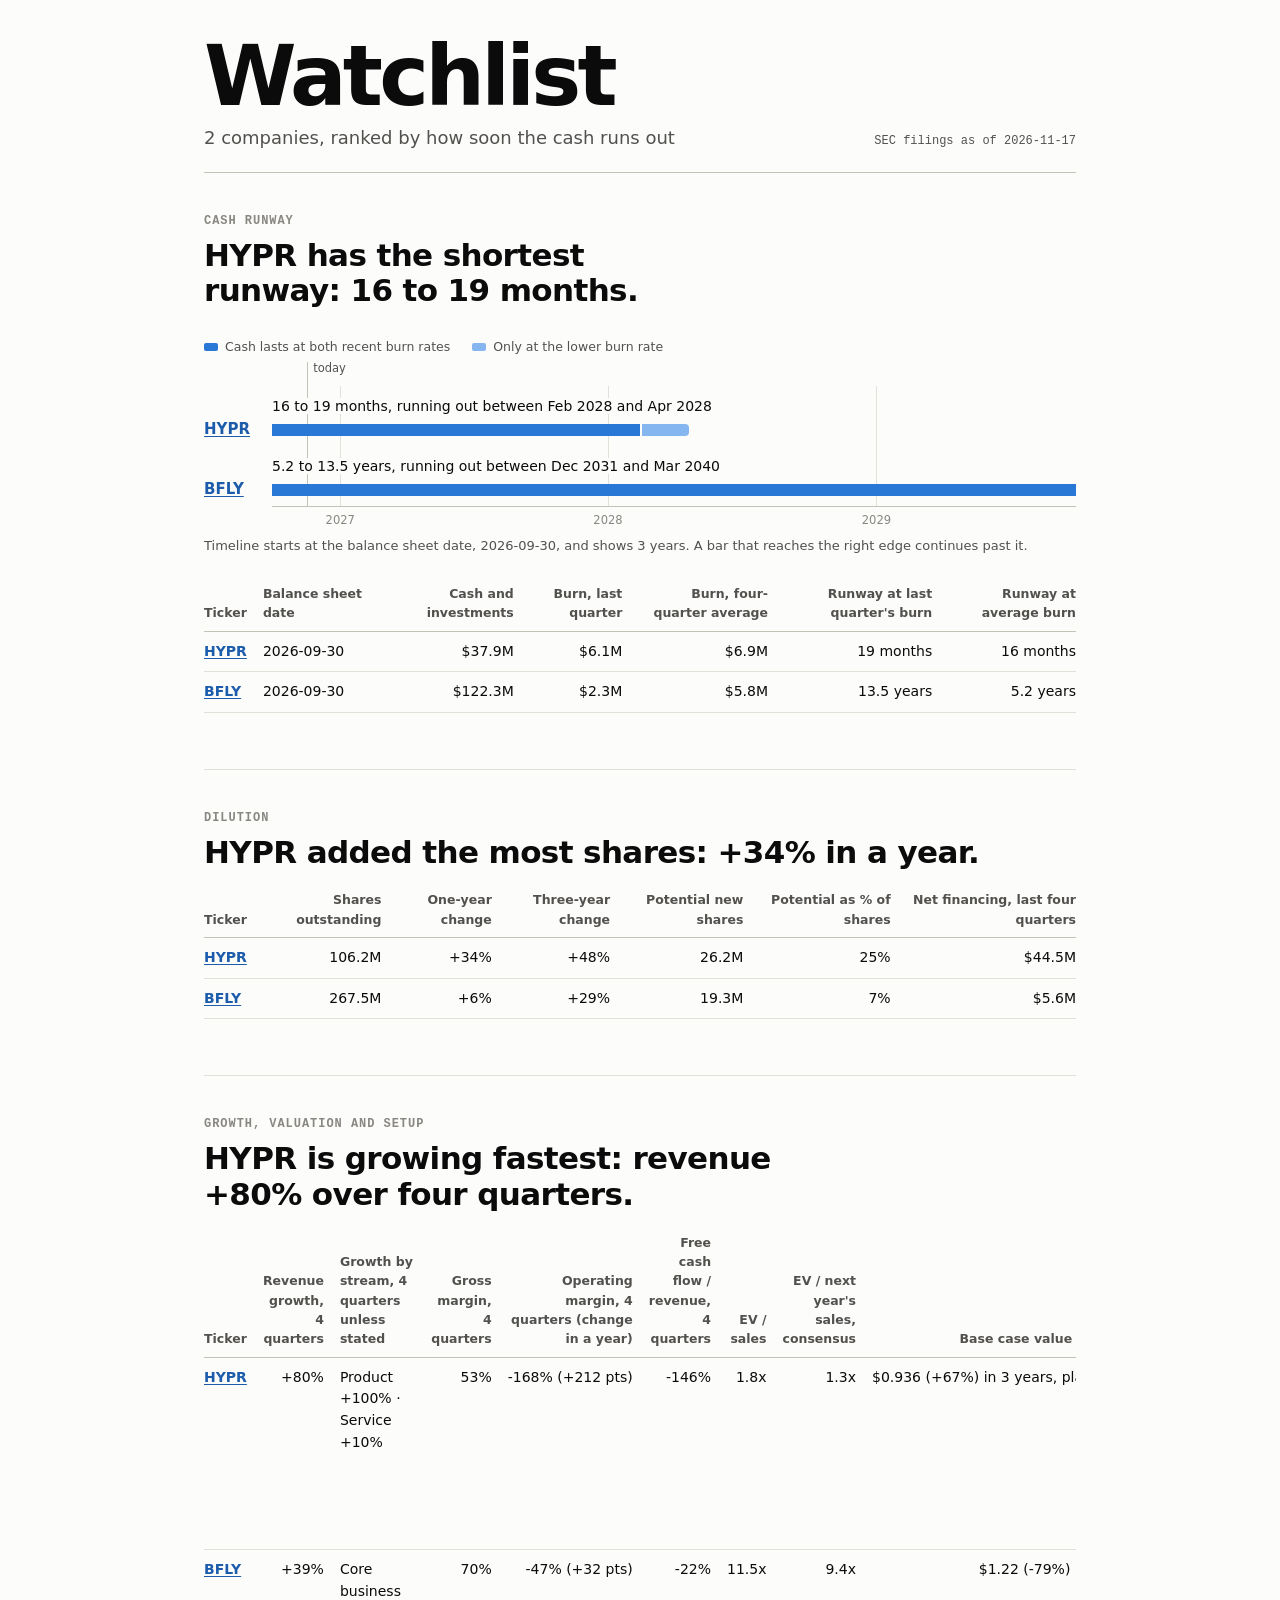
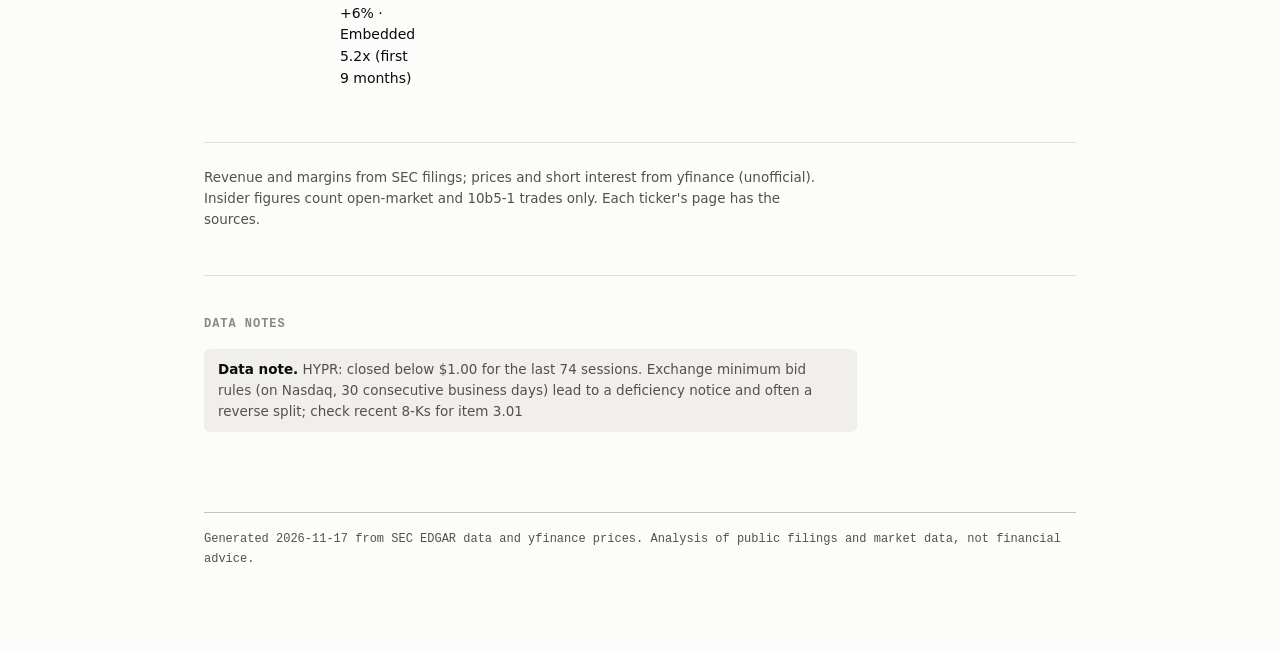
<file: reports/index.html>
<!doctype html>
<html lang="en">
<head>
<meta charset="utf-8">
<meta name="viewport" content="width=device-width, initial-scale=1">
<title>Watchlist summary, 2026-11-17</title>
<style>
/* Colour roles. Chart blues were checked with the dataviz palette validator in both modes. */
:root {
  color-scheme: light;
  --surface: #fcfcfb;
  --wash: #f0efec;
  --ink: #0b0b0b;
  --ink-2: #52514e;
  --muted: #898781;
  --grid: #e1e0d9;
  --axis: #c3c2b7;
  --series: #2a78d6;
  --series-pale: #86b6ef;
  /* Categorical slots for stacked series, in fixed order (validated together, both modes). */
  --cat-1: #2a78d6;
  --cat-2: #eb6834;
  --cat-3: #1baf7a;
  --link: #1c5cab;
  --sans: system-ui, -apple-system, "Segoe UI", sans-serif;
  --mono: ui-monospace, "Cascadia Mono", Consolas, "SF Mono", monospace;
}
@media (prefers-color-scheme: dark) {
  :root {
    color-scheme: dark;
    --surface: #1a1a19;
    --wash: #2c2c2a;
    --ink: #f0efec;
    --ink-2: #c3c2b7;
    --muted: #898781;
    --grid: #2c2c2a;
    --axis: #44443f;
    --series: #3987e5;
    --series-pale: #184f95;
    --cat-1: #3987e5;
    --cat-2: #d95926;
    --cat-3: #199e70;
    --link: #86b6ef;
  }
}

* { box-sizing: border-box; }
body {
  margin: 0;
  background: var(--surface);
  color: var(--ink);
  font: 15px/1.55 var(--sans);
  -webkit-text-size-adjust: 100%;
}
main { max-width: 920px; margin: 0 auto; padding: 40px 24px 80px; }
a { color: var(--link); text-underline-offset: 2px; }
a:focus-visible, [tabindex]:focus-visible {
  outline: 2px solid var(--series);
  outline-offset: 2px;
  border-radius: 2px;
}

/* Masthead: the ticker is the page's identity. */
.masthead {
  display: flex;
  flex-wrap: wrap;
  align-items: flex-end;
  justify-content: space-between;
  gap: 12px 24px;
  padding-bottom: 20px;
  border-bottom: 1px solid var(--axis);
}
.wordmark {
  margin: 0;
  font-size: clamp(46px, 10vw, 84px);
  line-height: 0.88;
  font-weight: 800;
  letter-spacing: -0.045em;
}
.company { margin: 10px 0 0; font-size: 18px; color: var(--ink-2); }
.meta { margin: 0; font: 12px/1.7 var(--mono); color: var(--ink-2); text-align: right; }

/* Section links: sticky so any section is one click away on a long page. */
.toc {
  position: sticky;
  top: 0;
  z-index: 5;
  display: flex;
  flex-wrap: wrap;
  gap: 2px 18px;
  margin: 0 -24px;
  padding: 10px 24px;
  background: var(--surface);
  border-bottom: 1px solid var(--grid);
  font-size: 13.5px;
}
.toc a { color: var(--ink-2); text-decoration: none; }
.toc a:hover { color: var(--ink); text-decoration: underline; }
.block { padding: 40px 0 8px; scroll-margin-top: 48px; }
.block + .block { border-top: 1px solid var(--grid); margin-top: 24px; }
.eyebrow {
  margin: 0 0 8px;
  font: 600 12px/1.4 var(--mono);
  letter-spacing: 0.08em;
  text-transform: uppercase;
  color: var(--muted);
}
h2 {
  margin: 0 0 10px;
  max-width: 26em;
  font-size: clamp(23px, 3.6vw, 31px);
  line-height: 1.15;
  font-weight: 700;
  letter-spacing: -0.02em;
  text-wrap: balance;
}
h3 { margin: 36px 0 10px; font-size: 16px; font-weight: 650; }
.lede { margin: 0 0 8px; max-width: 68ch; color: var(--ink-2); }
.small { font-size: 13.5px; color: var(--ink-2); max-width: 72ch; }

/* Figures with their source underneath. */
.stats {
  display: grid;
  grid-template-columns: repeat(auto-fit, minmax(200px, 1fr));
  gap: 0 28px;
  margin: 24px 0 8px;
}
.stat { padding: 12px 0 16px; border-top: 1px solid var(--grid); }
.stat dt { font-size: 13px; color: var(--ink-2); }
.stat dd { margin: 2px 0 0; }
.stat .value { display: block; font-size: 26px; line-height: 1.25; font-weight: 650; letter-spacing: -0.02em; }
.src { display: block; margin-top: 2px; font: 11.5px/1.5 var(--mono); color: var(--ink-2); }

.tag { margin-left: 6px; font: 11.5px/1.5 var(--mono); color: var(--ink-2); white-space: nowrap; }

.note {
  margin: 16px 0;
  padding: 10px 14px;
  max-width: 76ch;
  border-radius: 6px;
  background: var(--wash);
  font-size: 13.5px;
  color: var(--ink-2);
}
.note strong { color: var(--ink); font-weight: 650; }
/* Long text columns keep a readable width; on a narrow screen the table scrolls sideways instead */
th.prose, td.prose { min-width: 34ch; }
th.prose.narrow, td.prose.narrow { min-width: 22ch; }
.note ul { margin: 6px 0 0; padding-left: 18px; }
.note li + li { margin-top: 4px; }

/* Tables */
.table-wrap { overflow-x: auto; margin: 12px 0 24px; }
table { width: 100%; border-collapse: collapse; font-size: 14px; }
th {
  padding: 8px 16px 8px 0;
  border-bottom: 1px solid var(--axis);
  font-size: 12.5px;
  font-weight: 600;
  color: var(--ink-2);
  text-align: left;
  vertical-align: bottom;
}
td { padding: 9px 16px 9px 0; border-bottom: 1px solid var(--grid); vertical-align: top; }
th:last-child, td:last-child { padding-right: 0; }
.num { text-align: right; font-variant-numeric: tabular-nums; white-space: nowrap; }
th.num { white-space: normal; }
td.ticker { font-weight: 700; }
td.date, td.form { white-space: nowrap; font-variant-numeric: tabular-nums; }
details { margin: 4px 0 24px; }
summary { cursor: pointer; font-size: 13.5px; color: var(--ink-2); }

.quotes { list-style: none; margin: 14px 0; padding: 0; max-width: 76ch; }
.quotes li {
  margin-bottom: 10px;
  padding: 2px 0 2px 16px;
  border-left: 2px solid var(--grid);
  font-size: 14.5px;
  color: var(--ink-2);
}

footer {
  margin-top: 56px;
  padding-top: 16px;
  border-top: 1px solid var(--axis);
  font: 12px/1.7 var(--mono);
  color: var(--ink-2);
}
footer p { margin: 0 0 4px; }

/* Charts */
.chart { margin: 28px 0 20px; }
.chart figcaption { margin-bottom: 14px; }
.chart figcaption strong { display: block; font-size: 15px; font-weight: 650; }
.chart figcaption span, .chart-foot { font-size: 13px; color: var(--ink-2); }
.chart-foot { margin: 8px 0 0; }
.plot { display: grid; grid-template-columns: 56px 1fr; height: 210px; }
.yaxis, .area { position: relative; }
.yaxis span {
  position: absolute;
  right: 10px;
  transform: translateY(-50%);
  font-size: 11.5px;
  font-variant-numeric: tabular-nums;
  white-space: nowrap;
  color: var(--muted);
}
.gridline { position: absolute; left: 0; right: 0; height: 1px; background: var(--grid); }
.gridline.zero { background: var(--axis); }

.cols { position: absolute; inset: 0; display: flex; }
.col { position: relative; flex: 1; min-width: 0; }
.bar {
  position: absolute;
  left: 50%;
  width: min(24px, 60%);
  transform: translateX(-50%);
  background: var(--series);
}
.bar.neg { border-radius: 0 0 4px 4px; }
.bar.pos { border-radius: 4px 4px 0 0; }
/* Value range: one track per case, marks on a shared horizontal axis. */
.chart.range .track { display: flex; align-items: center; height: 40px; }
.track-label { width: 56px; flex: none; font-size: 12.5px; color: var(--ink-2); }
.track-line { position: relative; flex: 1; height: 100%; margin-right: 14px; border-bottom: 1px solid var(--grid); }
.vgrid { position: absolute; top: 0; bottom: 0; width: 1px; background: var(--grid); }
.range-ref { position: absolute; top: 4px; bottom: 4px; width: 0; border-left: 2px dashed var(--ink-2); transform: translateX(-1px); }
.mark { position: absolute; top: 50%; width: 24px; height: 24px; transform: translate(-50%, -50%); border-radius: 50%; }
.mark::after {
  content: ""; position: absolute; left: 50%; top: 50%; width: 12px; height: 12px;
  transform: translate(-50%, -50%); border-radius: 50%; box-sizing: border-box;
}
.mark.disc::after { background: var(--series); box-shadow: 0 0 0 2px var(--surface); }
.mark.ring::after { background: var(--surface); border: 2.5px solid var(--series); }
.mark:hover::after, .mark:focus-visible::after { width: 15px; height: 15px; }
.range-axis { position: relative; height: 24px; margin: 0 14px 0 56px; }
.range-axis span { position: absolute; top: 6px; transform: translateX(-50%); font-size: 11.5px; color: var(--muted); }
.sw.mark-key { width: 12px; height: 12px; border-radius: 50%; vertical-align: -1px; }
.sw.mark-key.disc { background: var(--series); }
.sw.mark-key.ring { border: 2.5px solid var(--series); background: transparent; }

/* Stacked columns: categorical colours by series, a 2px surface gap between segments. */
.bar.seg { border-radius: 0; }
.bar.seg.topmost { border-radius: 4px 4px 0 0; }
.bar.seg:not(.lowest) { border-bottom: 2px solid var(--surface); }
.c1 { background: var(--cat-1); }
.c2 { background: var(--cat-2); }
.c3 { background: var(--cat-3); }
.col:hover .bar, .col:focus-visible .bar, .fill:hover, .fill:focus-visible { filter: brightness(1.14); }
.val {
  position: absolute;
  left: 50%;
  transform: translateX(-50%);
  font-size: 12px;
  font-weight: 600;
  white-space: nowrap;
}
.xaxis { display: flex; margin-left: 56px; padding-top: 8px; }
.xaxis span { flex: 1; min-width: 0; text-align: center; font-size: 11.5px; line-height: 1.3; color: var(--muted); }
.xaxis.dated { position: relative; display: block; height: 24px; margin: 0 14px 0 70px; }
.xaxis.dated span { position: absolute; top: 8px; transform: translateX(-50%); }

.area.line { margin: 0 14px; }
.area.line .gridline { left: -14px; right: -14px; }
.area.line svg { position: absolute; inset: 0; width: 100%; height: 100%; overflow: visible; }
.line-path {
  fill: none;
  stroke: var(--series);
  stroke-width: 2;
  stroke-linejoin: round;
  stroke-linecap: round;
  vector-effect: non-scaling-stroke;
}
.line-wash { fill: var(--series); opacity: 0.1; }
/* Reference lines are neutral so the series keeps the only colour; pattern tells them apart. */
.line-ref {
  fill: none;
  stroke: var(--ink-2);
  stroke-width: 1.5;
  stroke-linejoin: round;
  vector-effect: non-scaling-stroke;
}
.line-ref.dashed { stroke-dasharray: 5 4; }
.line-ref.solid { stroke: var(--muted); }
.sw.line { height: 3px; border-radius: 2px; background: var(--series); }
.sw.ref { height: 0; border-radius: 0; }
.sw.ref.dashed { border-top: 2px dashed var(--ink-2); }
.sw.ref.solid { border-top: 2px solid var(--muted); }
/* Dense lines: each point owns a vertical strip; hovering it shows a marker. */
.slice { position: absolute; top: 0; bottom: 0; }
.slice i { position: absolute; display: none; width: 10px; height: 10px; margin: -5px 0 0 -5px;
  border-radius: 50%; background: var(--series); box-shadow: 0 0 0 2px var(--surface); }
.slice:hover i { display: block; }
.slice:hover::before { content: ""; position: absolute; top: 0; bottom: 0; left: 50%; width: 1px; background: var(--axis); }
.dot { position: absolute; width: 24px; height: 24px; transform: translate(-50%, -50%); border-radius: 50%; }
.dot::after {
  content: "";
  position: absolute;
  inset: 8px;
  border-radius: 50%;
  background: var(--series);
  box-shadow: 0 0 0 2px var(--surface);
}
.dot:hover::after, .dot:focus-visible::after { inset: 6px; }
.pt-label { position: absolute; transform: translateY(-100%); font-size: 12px; font-weight: 600; white-space: nowrap; }
.pt-label.first { left: -6px; }
.pt-label.last { right: -6px; }

/* Runway strip */
.legend { display: flex; flex-wrap: wrap; gap: 4px 22px; margin-bottom: 6px; font-size: 12.5px; color: var(--ink-2); }
.sw { display: inline-block; width: 14px; height: 8px; margin-right: 7px; border-radius: 2px; }
.sw.solid, .fill.solid { background: var(--series); }
.sw.pale, .fill.pale { background: var(--series-pale); }
.strip-body { position: relative; padding-top: 24px; --name-w: 0px; }
.strip-body.named { --name-w: 68px; }
.strip-grid { position: absolute; top: 0; bottom: 22px; left: var(--name-w); right: 0; }
.strip-grid i { position: absolute; top: 24px; bottom: 0; width: 1px; background: var(--grid); }
.strip-grid i.today { top: 0; background: var(--axis); }
.strip-grid i.today span {
  position: absolute;
  top: -2px;
  left: 6px;
  font-size: 11.5px;
  font-style: normal;
  color: var(--ink-2);
}
.strip-row {
  position: relative;
  display: grid;
  grid-template-columns: var(--name-w) 1fr;
  align-items: end;
  padding: 10px 0;
}
.strip-name { font-size: 15px; font-weight: 700; line-height: 14px; }
.strip-text { margin: 0 0 6px; font-size: 14px; }
.strip-text span { padding-right: 8px; background: var(--surface); }
.track { position: relative; height: 12px; }
.fill { position: absolute; top: 0; bottom: 0; }
.fill.end { border-radius: 0 4px 4px 0; }
.strip-axis { position: relative; height: 22px; margin-left: var(--name-w); border-top: 1px solid var(--axis); }
.strip-axis span { position: absolute; top: 5px; transform: translateX(-50%); font-size: 11.5px; color: var(--muted); }

/* Hover readout: value first, then what it is, then where it came from. */
.tip {
  position: fixed;
  z-index: 10;
  max-width: 260px;
  padding: 8px 11px;
  border-radius: 6px;
  background: var(--ink);
  color: var(--surface);
  font-size: 12.5px;
  line-height: 1.4;
  pointer-events: none;
  box-shadow: 0 4px 14px rgba(0, 0, 0, 0.18);
}
.tip[hidden] { display: none; }
.tip-value { font-size: 15px; font-weight: 650; }
.tip-detail { margin-top: 2px; font: 11px/1.4 var(--mono); opacity: 0.75; }

@media (max-width: 560px) {
  main { padding: 28px 16px 64px; }
  .toc { margin: 0 -16px; padding: 8px 16px; gap: 2px 14px; }
  .meta { text-align: left; }
  .plot { grid-template-columns: 46px 1fr; }
  .xaxis { margin-left: 46px; }
  .xaxis.dated { margin-left: 60px; }
  .strip-body.named { --name-w: 54px; }
}
@media print {
  .tip { display: none; }
  details > *:not(summary) { display: block; }
}
</style>
</head>
<body>
<main>
<header class="masthead"><div><h1 class="wordmark">Watchlist</h1><p class="company">2 companies, ranked by how soon the cash runs out</p></div><p class="meta">SEC filings as of 2026-11-17</p></header>
<section class="block"><p class="eyebrow">Cash runway</p><h2>HYPR has the shortest runway: 16 to 19 months.</h2><figure class="chart strip"><div class="legend"><span><i class="sw solid"></i>Cash lasts at both recent burn rates</span><span><i class="sw pale"></i>Only at the lower burn rate</span></div><div class="strip-body named"><div class="strip-grid"><i style="left:8.49%"></i><i style="left:41.79%"></i><i style="left:75.18%"></i><i class="today" style="left:4.38%"><span>today</span></i></div><div class="strip-row"><div class="strip-name"><a href="HYPR/2026-11-17.html">HYPR</a></div><div class="strip-main"><p class="strip-text"><span>16 to 19 months, running out between Feb 2028 and Apr 2028</span></p><div class="track"><span class="fill solid" style="left:0.00%;width:45.80%" tabindex="0" data-tip="Cash lasts at both burn rates|to Feb 2028|HYPR"></span><span class="fill pale end" style="left:calc(45.80% + 2px);width:calc(6.02% - 2px)" tabindex="0" data-tip="Only at the lower burn rate|to Apr 2028|HYPR"></span></div></div></div><div class="strip-row"><div class="strip-name"><a href="BFLY/2026-11-17.html">BFLY</a></div><div class="strip-main"><p class="strip-text"><span>5.2 to 13.5 years, running out between Dec 2031 and Mar 2040</span></p><div class="track"><span class="fill solid" style="left:0.00%;width:100.00%" tabindex="0" data-tip="Cash lasts at both burn rates|to Dec 2031|BFLY"></span></div></div></div><div class="strip-axis"><span style="left:8.49%">2027</span><span style="left:41.79%">2028</span><span style="left:75.18%">2029</span></div></div><p class="chart-foot">Timeline starts at the balance sheet date, 2026-09-30, and shows 3 years. A bar that reaches the right edge continues past it.</p></figure><div class="table-wrap"><table><thead><tr><th class="ticker">Ticker</th><th class="date">Balance sheet date</th><th class="num">Cash and investments</th><th class="num">Burn, last quarter</th><th class="num">Burn, four-quarter average</th><th class="num">Runway at last quarter&#x27;s burn</th><th class="num">Runway at average burn</th></tr></thead><tbody><tr><td class="ticker"><a href="HYPR/2026-11-17.html">HYPR</a></td><td class="date">2026-09-30</td><td class="num">$37.9M</td><td class="num">$6.1M</td><td class="num">$6.9M</td><td class="num">19 months</td><td class="num">16 months</td></tr><tr><td class="ticker"><a href="BFLY/2026-11-17.html">BFLY</a></td><td class="date">2026-09-30</td><td class="num">$122.3M</td><td class="num">$2.3M</td><td class="num">$5.8M</td><td class="num">13.5 years</td><td class="num">5.2 years</td></tr></tbody></table></div></section>
<section class="block"><p class="eyebrow">Dilution</p><h2>HYPR added the most shares: +34% in a year.</h2><div class="table-wrap"><table><thead><tr><th class="ticker">Ticker</th><th class="num">Shares outstanding</th><th class="num">One-year change</th><th class="num">Three-year change</th><th class="num">Potential new shares</th><th class="num">Potential as % of shares</th><th class="num">Net financing, last four quarters</th></tr></thead><tbody><tr><td class="ticker"><a href="HYPR/2026-11-17.html">HYPR</a></td><td class="num">106.2M</td><td class="num">+34%</td><td class="num">+48%</td><td class="num">26.2M</td><td class="num">25%</td><td class="num">$44.5M</td></tr><tr><td class="ticker"><a href="BFLY/2026-11-17.html">BFLY</a></td><td class="num">267.5M</td><td class="num">+6%</td><td class="num">+29%</td><td class="num">19.3M</td><td class="num">7%</td><td class="num">$5.6M</td></tr></tbody></table></div></section>
<section class="block"><p class="eyebrow">Growth, valuation and setup</p><h2>HYPR is growing fastest: revenue +80% over four quarters.</h2><div class="table-wrap"><table><thead><tr><th class="ticker">Ticker</th><th class="num">Revenue growth, 4 quarters</th><th class="">Growth by stream, 4 quarters unless stated</th><th class="num">Gross margin, 4 quarters</th><th class="num">Operating margin, 4 quarters (change in a year)</th><th class="num">Free cash flow / revenue, 4 quarters</th><th class="num">EV / sales</th><th class="num">EV / next year&#x27;s sales, consensus</th><th class="num">Base case value per share</th><th class="num">Price against 200-day average</th><th class="num">Short interest, % of float</th><th class="num">Insider buys minus sales, 12 months</th><th class="num">8-Ks worth reading, 12 months</th><th class="">Next event</th></tr></thead><tbody><tr><td class="ticker"><a href="HYPR/2026-11-17.html">HYPR</a></td><td class="num">+80%</td><td class="">Product +100% · Service +10%</td><td class="num">53%</td><td class="num">-168% (+212 pts)</td><td class="num">-146%</td><td class="num">1.8x</td><td class="num">1.3x</td><td class="num">$0.936 (+67%) in 3 years, placeholder</td><td class="num">-49%</td><td class="num">4.4%</td><td class="num">-$39,245</td><td class="num">2</td><td class="">2027-03-31: 10-K due for the period ended 2026-12-31 (estimate)</td></tr><tr><td class="ticker"><a href="BFLY/2026-11-17.html">BFLY</a></td><td class="num">+39%</td><td class="">Core business +6% · Embedded 5.2x (first 9 months)</td><td class="num">70%</td><td class="num">-47% (+32 pts)</td><td class="num">-22%</td><td class="num">11.5x</td><td class="num">9.4x</td><td class="num">$1.22 (-79%) in 3 years</td><td class="num">-7%</td><td class="num">15.9%</td><td class="num">-$103.7M</td><td class="num">1</td><td class="">2027-03-31: 10-K due for the period ended 2026-12-31 (estimate)</td></tr></tbody></table></div><p class="small">Revenue and margins from SEC filings; prices and short interest from yfinance (unofficial). Insider figures count open-market and 10b5-1 trades only. Each ticker's page has the sources.</p></section>
<section class="block"><p class="eyebrow">Data notes</p><p class="note"><strong>Data note.</strong> HYPR: closed below $1.00 for the last 74 sessions. Exchange minimum bid rules (on Nasdaq, 30 consecutive business days) lead to a deficiency notice and often a reverse split; check recent 8-Ks for item 3.01</p></section>
<footer><p>Generated 2026-11-17 from SEC EDGAR data and yfinance prices. Analysis of public filings and market data, not financial advice.</p></footer>
</main>
<div id="tip" class="tip" role="status" hidden></div>
<script>
// One shared readout for every chart mark. Hover and keyboard focus show the same thing.
(() => {
  const tip = document.getElementById("tip");
  if (!tip) return;

  const show = (el) => {
    const [head, value, detail] = el.dataset.tip.split("|");
    tip.replaceChildren();
    for (const [cls, text] of [["tip-value", value], ["tip-head", head], ["tip-detail", detail]]) {
      if (!text) continue;
      const line = document.createElement("div");
      line.className = cls;
      line.textContent = text;
      tip.append(line);
    }
    tip.hidden = false;
    const mark = (el.querySelector(".bar, .slice > i") || el).getBoundingClientRect();  // .mark anchors on itself
    const box = tip.getBoundingClientRect();
    const x = Math.max(8, Math.min(mark.left + mark.width / 2 - box.width / 2, innerWidth - box.width - 8));
    let y = mark.top - box.height - 8;
    if (y < 8) y = mark.bottom + 8;
    tip.style.left = `${x}px`;
    tip.style.top = `${y}px`;
  };
  const hide = () => { tip.hidden = true; };

  for (const el of document.querySelectorAll("[data-tip]")) {
    el.addEventListener("pointerenter", () => show(el));
    el.addEventListener("pointerleave", hide);
    el.addEventListener("focus", () => show(el));
    el.addEventListener("blur", hide);
  }
  addEventListener("scroll", hide, { passive: true });
})();
</script>
</body>
</html>
</file>
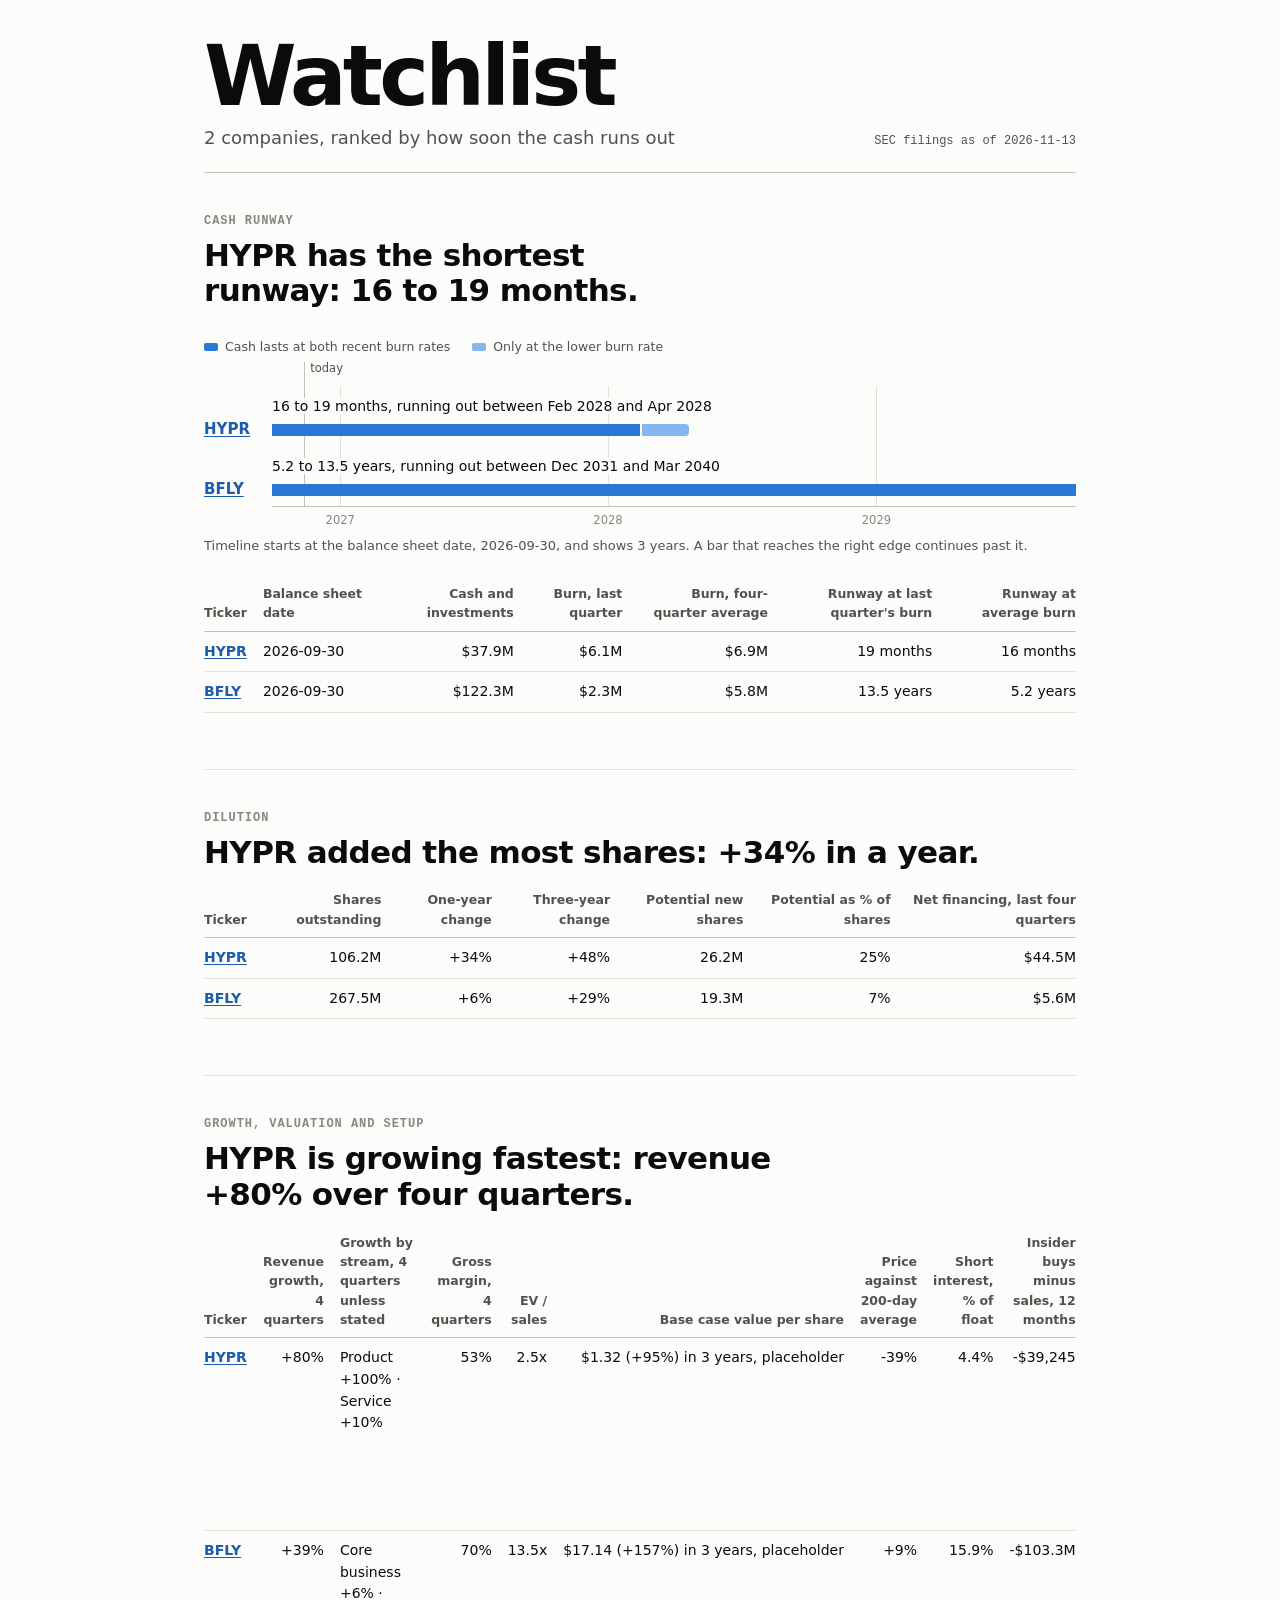
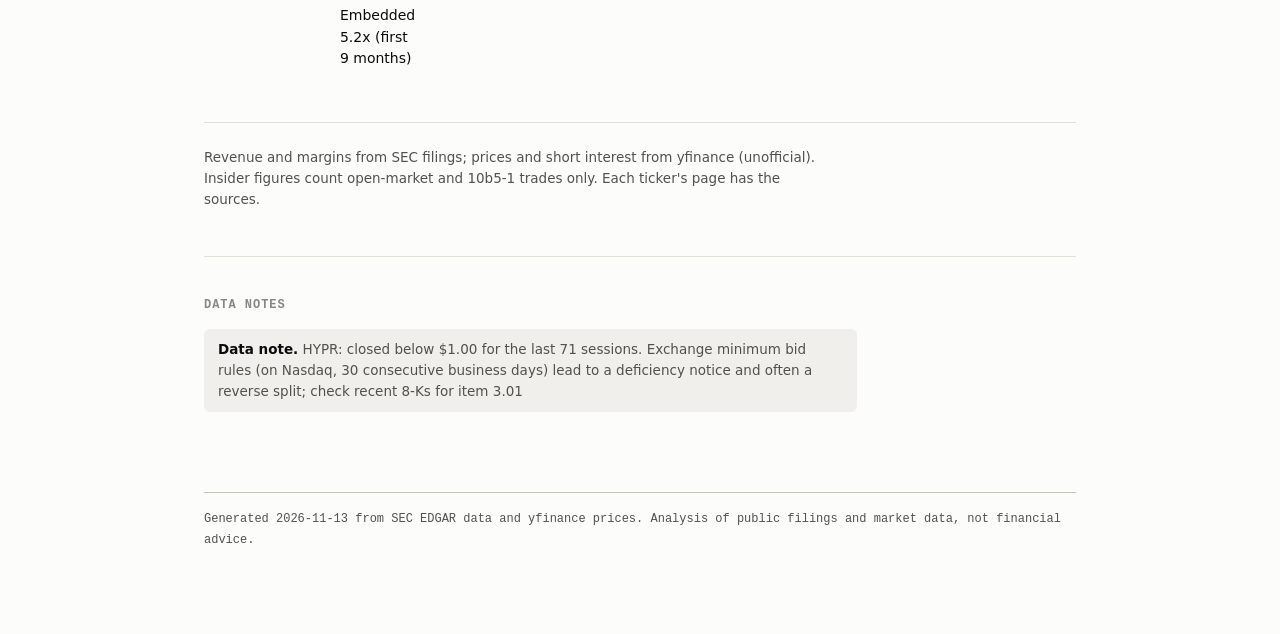
<file: reports/_summary/2026-11-13.html>
<!doctype html>
<html lang="en">
<head>
<meta charset="utf-8">
<meta name="viewport" content="width=device-width, initial-scale=1">
<title>Watchlist summary, 2026-11-13</title>
<style>
/* Colour roles. Chart blues were checked with the dataviz palette validator in both modes. */
:root {
  color-scheme: light;
  --surface: #fcfcfb;
  --wash: #f0efec;
  --ink: #0b0b0b;
  --ink-2: #52514e;
  --muted: #898781;
  --grid: #e1e0d9;
  --axis: #c3c2b7;
  --series: #2a78d6;
  --series-pale: #86b6ef;
  /* Categorical slots for stacked series, in fixed order (validated together, both modes). */
  --cat-1: #2a78d6;
  --cat-2: #eb6834;
  --cat-3: #1baf7a;
  --link: #1c5cab;
  --sans: system-ui, -apple-system, "Segoe UI", sans-serif;
  --mono: ui-monospace, "Cascadia Mono", Consolas, "SF Mono", monospace;
}
@media (prefers-color-scheme: dark) {
  :root {
    color-scheme: dark;
    --surface: #1a1a19;
    --wash: #2c2c2a;
    --ink: #f0efec;
    --ink-2: #c3c2b7;
    --muted: #898781;
    --grid: #2c2c2a;
    --axis: #44443f;
    --series: #3987e5;
    --series-pale: #184f95;
    --cat-1: #3987e5;
    --cat-2: #d95926;
    --cat-3: #199e70;
    --link: #86b6ef;
  }
}

* { box-sizing: border-box; }
body {
  margin: 0;
  background: var(--surface);
  color: var(--ink);
  font: 15px/1.55 var(--sans);
  -webkit-text-size-adjust: 100%;
}
main { max-width: 920px; margin: 0 auto; padding: 40px 24px 80px; }
a { color: var(--link); text-underline-offset: 2px; }
a:focus-visible, [tabindex]:focus-visible {
  outline: 2px solid var(--series);
  outline-offset: 2px;
  border-radius: 2px;
}

/* Masthead: the ticker is the page's identity. */
.masthead {
  display: flex;
  flex-wrap: wrap;
  align-items: flex-end;
  justify-content: space-between;
  gap: 12px 24px;
  padding-bottom: 20px;
  border-bottom: 1px solid var(--axis);
}
.wordmark {
  margin: 0;
  font-size: clamp(46px, 10vw, 84px);
  line-height: 0.88;
  font-weight: 800;
  letter-spacing: -0.045em;
}
.company { margin: 10px 0 0; font-size: 18px; color: var(--ink-2); }
.meta { margin: 0; font: 12px/1.7 var(--mono); color: var(--ink-2); text-align: right; }

/* Section links: sticky so any section is one click away on a long page. */
.toc {
  position: sticky;
  top: 0;
  z-index: 5;
  display: flex;
  flex-wrap: wrap;
  gap: 2px 18px;
  margin: 0 -24px;
  padding: 10px 24px;
  background: var(--surface);
  border-bottom: 1px solid var(--grid);
  font-size: 13.5px;
}
.toc a { color: var(--ink-2); text-decoration: none; }
.toc a:hover { color: var(--ink); text-decoration: underline; }
.block { padding: 40px 0 8px; scroll-margin-top: 48px; }
.block + .block { border-top: 1px solid var(--grid); margin-top: 24px; }
.eyebrow {
  margin: 0 0 8px;
  font: 600 12px/1.4 var(--mono);
  letter-spacing: 0.08em;
  text-transform: uppercase;
  color: var(--muted);
}
h2 {
  margin: 0 0 10px;
  max-width: 26em;
  font-size: clamp(23px, 3.6vw, 31px);
  line-height: 1.15;
  font-weight: 700;
  letter-spacing: -0.02em;
  text-wrap: balance;
}
h3 { margin: 36px 0 10px; font-size: 16px; font-weight: 650; }
.lede { margin: 0 0 8px; max-width: 68ch; color: var(--ink-2); }
.small { font-size: 13.5px; color: var(--ink-2); max-width: 72ch; }

/* Figures with their source underneath. */
.stats {
  display: grid;
  grid-template-columns: repeat(auto-fit, minmax(200px, 1fr));
  gap: 0 28px;
  margin: 24px 0 8px;
}
.stat { padding: 12px 0 16px; border-top: 1px solid var(--grid); }
.stat dt { font-size: 13px; color: var(--ink-2); }
.stat dd { margin: 2px 0 0; }
.stat .value { display: block; font-size: 26px; line-height: 1.25; font-weight: 650; letter-spacing: -0.02em; }
.src { display: block; margin-top: 2px; font: 11.5px/1.5 var(--mono); color: var(--ink-2); }

.tag { margin-left: 6px; font: 11.5px/1.5 var(--mono); color: var(--ink-2); white-space: nowrap; }

.note {
  margin: 16px 0;
  padding: 10px 14px;
  max-width: 76ch;
  border-radius: 6px;
  background: var(--wash);
  font-size: 13.5px;
  color: var(--ink-2);
}
.note strong { color: var(--ink); font-weight: 650; }

/* Tables */
.table-wrap { overflow-x: auto; margin: 12px 0 24px; }
table { width: 100%; border-collapse: collapse; font-size: 14px; }
th {
  padding: 8px 16px 8px 0;
  border-bottom: 1px solid var(--axis);
  font-size: 12.5px;
  font-weight: 600;
  color: var(--ink-2);
  text-align: left;
  vertical-align: bottom;
}
td { padding: 9px 16px 9px 0; border-bottom: 1px solid var(--grid); vertical-align: top; }
th:last-child, td:last-child { padding-right: 0; }
.num { text-align: right; font-variant-numeric: tabular-nums; white-space: nowrap; }
th.num { white-space: normal; }
td.ticker { font-weight: 700; }
td.date, td.form { white-space: nowrap; font-variant-numeric: tabular-nums; }
details { margin: 4px 0 24px; }
summary { cursor: pointer; font-size: 13.5px; color: var(--ink-2); }

.quotes { list-style: none; margin: 14px 0; padding: 0; max-width: 76ch; }
.quotes li {
  margin-bottom: 10px;
  padding: 2px 0 2px 16px;
  border-left: 2px solid var(--grid);
  font-size: 14.5px;
  color: var(--ink-2);
}

footer {
  margin-top: 56px;
  padding-top: 16px;
  border-top: 1px solid var(--axis);
  font: 12px/1.7 var(--mono);
  color: var(--ink-2);
}
footer p { margin: 0 0 4px; }

/* Charts */
.chart { margin: 28px 0 20px; }
.chart figcaption { margin-bottom: 14px; }
.chart figcaption strong { display: block; font-size: 15px; font-weight: 650; }
.chart figcaption span, .chart-foot { font-size: 13px; color: var(--ink-2); }
.chart-foot { margin: 8px 0 0; }
.plot { display: grid; grid-template-columns: 56px 1fr; height: 210px; }
.yaxis, .area { position: relative; }
.yaxis span {
  position: absolute;
  right: 10px;
  transform: translateY(-50%);
  font-size: 11.5px;
  font-variant-numeric: tabular-nums;
  white-space: nowrap;
  color: var(--muted);
}
.gridline { position: absolute; left: 0; right: 0; height: 1px; background: var(--grid); }
.gridline.zero { background: var(--axis); }

.cols { position: absolute; inset: 0; display: flex; }
.col { position: relative; flex: 1; min-width: 0; }
.bar {
  position: absolute;
  left: 50%;
  width: min(24px, 60%);
  transform: translateX(-50%);
  background: var(--series);
}
.bar.neg { border-radius: 0 0 4px 4px; }
.bar.pos { border-radius: 4px 4px 0 0; }
/* Value range: one track per case, marks on a shared horizontal axis. */
.chart.range .track { display: flex; align-items: center; height: 40px; }
.track-label { width: 56px; flex: none; font-size: 12.5px; color: var(--ink-2); }
.track-line { position: relative; flex: 1; height: 100%; margin-right: 14px; border-bottom: 1px solid var(--grid); }
.vgrid { position: absolute; top: 0; bottom: 0; width: 1px; background: var(--grid); }
.range-ref { position: absolute; top: 4px; bottom: 4px; width: 0; border-left: 2px dashed var(--ink-2); transform: translateX(-1px); }
.mark { position: absolute; top: 50%; width: 24px; height: 24px; transform: translate(-50%, -50%); border-radius: 50%; }
.mark::after {
  content: ""; position: absolute; left: 50%; top: 50%; width: 12px; height: 12px;
  transform: translate(-50%, -50%); border-radius: 50%; box-sizing: border-box;
}
.mark.disc::after { background: var(--series); box-shadow: 0 0 0 2px var(--surface); }
.mark.ring::after { background: var(--surface); border: 2.5px solid var(--series); }
.mark:hover::after, .mark:focus-visible::after { width: 15px; height: 15px; }
.range-axis { position: relative; height: 24px; margin: 0 14px 0 56px; }
.range-axis span { position: absolute; top: 6px; transform: translateX(-50%); font-size: 11.5px; color: var(--muted); }
.sw.mark-key { width: 12px; height: 12px; border-radius: 50%; vertical-align: -1px; }
.sw.mark-key.disc { background: var(--series); }
.sw.mark-key.ring { border: 2.5px solid var(--series); background: transparent; }

/* Stacked columns: categorical colours by series, a 2px surface gap between segments. */
.bar.seg { border-radius: 0; }
.bar.seg.topmost { border-radius: 4px 4px 0 0; }
.bar.seg:not(.lowest) { border-bottom: 2px solid var(--surface); }
.c1 { background: var(--cat-1); }
.c2 { background: var(--cat-2); }
.c3 { background: var(--cat-3); }
.col:hover .bar, .col:focus-visible .bar, .fill:hover, .fill:focus-visible { filter: brightness(1.14); }
.val {
  position: absolute;
  left: 50%;
  transform: translateX(-50%);
  font-size: 12px;
  font-weight: 600;
  white-space: nowrap;
}
.xaxis { display: flex; margin-left: 56px; padding-top: 8px; }
.xaxis span { flex: 1; min-width: 0; text-align: center; font-size: 11.5px; line-height: 1.3; color: var(--muted); }
.xaxis.dated { position: relative; display: block; height: 24px; margin: 0 14px 0 70px; }
.xaxis.dated span { position: absolute; top: 8px; transform: translateX(-50%); }

.area.line { margin: 0 14px; }
.area.line .gridline { left: -14px; right: -14px; }
.area.line svg { position: absolute; inset: 0; width: 100%; height: 100%; overflow: visible; }
.line-path {
  fill: none;
  stroke: var(--series);
  stroke-width: 2;
  stroke-linejoin: round;
  stroke-linecap: round;
  vector-effect: non-scaling-stroke;
}
.line-wash { fill: var(--series); opacity: 0.1; }
/* Reference lines are neutral so the series keeps the only colour; pattern tells them apart. */
.line-ref {
  fill: none;
  stroke: var(--ink-2);
  stroke-width: 1.5;
  stroke-linejoin: round;
  vector-effect: non-scaling-stroke;
}
.line-ref.dashed { stroke-dasharray: 5 4; }
.line-ref.solid { stroke: var(--muted); }
.sw.line { height: 3px; border-radius: 2px; background: var(--series); }
.sw.ref { height: 0; border-radius: 0; }
.sw.ref.dashed { border-top: 2px dashed var(--ink-2); }
.sw.ref.solid { border-top: 2px solid var(--muted); }
/* Dense lines: each point owns a vertical strip; hovering it shows a marker. */
.slice { position: absolute; top: 0; bottom: 0; }
.slice i { position: absolute; display: none; width: 10px; height: 10px; margin: -5px 0 0 -5px;
  border-radius: 50%; background: var(--series); box-shadow: 0 0 0 2px var(--surface); }
.slice:hover i { display: block; }
.slice:hover::before { content: ""; position: absolute; top: 0; bottom: 0; left: 50%; width: 1px; background: var(--axis); }
.dot { position: absolute; width: 24px; height: 24px; transform: translate(-50%, -50%); border-radius: 50%; }
.dot::after {
  content: "";
  position: absolute;
  inset: 8px;
  border-radius: 50%;
  background: var(--series);
  box-shadow: 0 0 0 2px var(--surface);
}
.dot:hover::after, .dot:focus-visible::after { inset: 6px; }
.pt-label { position: absolute; transform: translateY(-100%); font-size: 12px; font-weight: 600; white-space: nowrap; }
.pt-label.first { left: -6px; }
.pt-label.last { right: -6px; }

/* Runway strip */
.legend { display: flex; flex-wrap: wrap; gap: 4px 22px; margin-bottom: 6px; font-size: 12.5px; color: var(--ink-2); }
.sw { display: inline-block; width: 14px; height: 8px; margin-right: 7px; border-radius: 2px; }
.sw.solid, .fill.solid { background: var(--series); }
.sw.pale, .fill.pale { background: var(--series-pale); }
.strip-body { position: relative; padding-top: 24px; --name-w: 0px; }
.strip-body.named { --name-w: 68px; }
.strip-grid { position: absolute; top: 0; bottom: 22px; left: var(--name-w); right: 0; }
.strip-grid i { position: absolute; top: 24px; bottom: 0; width: 1px; background: var(--grid); }
.strip-grid i.today { top: 0; background: var(--axis); }
.strip-grid i.today span {
  position: absolute;
  top: -2px;
  left: 6px;
  font-size: 11.5px;
  font-style: normal;
  color: var(--ink-2);
}
.strip-row {
  position: relative;
  display: grid;
  grid-template-columns: var(--name-w) 1fr;
  align-items: end;
  padding: 10px 0;
}
.strip-name { font-size: 15px; font-weight: 700; line-height: 14px; }
.strip-text { margin: 0 0 6px; font-size: 14px; }
.strip-text span { padding-right: 8px; background: var(--surface); }
.track { position: relative; height: 12px; }
.fill { position: absolute; top: 0; bottom: 0; }
.fill.end { border-radius: 0 4px 4px 0; }
.strip-axis { position: relative; height: 22px; margin-left: var(--name-w); border-top: 1px solid var(--axis); }
.strip-axis span { position: absolute; top: 5px; transform: translateX(-50%); font-size: 11.5px; color: var(--muted); }

/* Hover readout: value first, then what it is, then where it came from. */
.tip {
  position: fixed;
  z-index: 10;
  max-width: 260px;
  padding: 8px 11px;
  border-radius: 6px;
  background: var(--ink);
  color: var(--surface);
  font-size: 12.5px;
  line-height: 1.4;
  pointer-events: none;
  box-shadow: 0 4px 14px rgba(0, 0, 0, 0.18);
}
.tip[hidden] { display: none; }
.tip-value { font-size: 15px; font-weight: 650; }
.tip-detail { margin-top: 2px; font: 11px/1.4 var(--mono); opacity: 0.75; }

@media (max-width: 560px) {
  main { padding: 28px 16px 64px; }
  .toc { margin: 0 -16px; padding: 8px 16px; gap: 2px 14px; }
  .meta { text-align: left; }
  .plot { grid-template-columns: 46px 1fr; }
  .xaxis { margin-left: 46px; }
  .xaxis.dated { margin-left: 60px; }
  .strip-body.named { --name-w: 54px; }
}
@media print {
  .tip { display: none; }
  details > *:not(summary) { display: block; }
}
</style>
</head>
<body>
<main>
<header class="masthead"><div><h1 class="wordmark">Watchlist</h1><p class="company">2 companies, ranked by how soon the cash runs out</p></div><p class="meta">SEC filings as of 2026-11-13</p></header>
<section class="block"><p class="eyebrow">Cash runway</p><h2>HYPR has the shortest runway: 16 to 19 months.</h2><figure class="chart strip"><div class="legend"><span><i class="sw solid"></i>Cash lasts at both recent burn rates</span><span><i class="sw pale"></i>Only at the lower burn rate</span></div><div class="strip-body named"><div class="strip-grid"><i style="left:8.49%"></i><i style="left:41.79%"></i><i style="left:75.18%"></i><i class="today" style="left:4.01%"><span>today</span></i></div><div class="strip-row"><div class="strip-name"><a href="../HYPR/2026-11-13.html">HYPR</a></div><div class="strip-main"><p class="strip-text"><span>16 to 19 months, running out between Feb 2028 and Apr 2028</span></p><div class="track"><span class="fill solid" style="left:0.00%;width:45.80%" tabindex="0" data-tip="Cash lasts at both burn rates|to Feb 2028|HYPR"></span><span class="fill pale end" style="left:calc(45.80% + 2px);width:calc(6.02% - 2px)" tabindex="0" data-tip="Only at the lower burn rate|to Apr 2028|HYPR"></span></div></div></div><div class="strip-row"><div class="strip-name"><a href="../BFLY/2026-11-13.html">BFLY</a></div><div class="strip-main"><p class="strip-text"><span>5.2 to 13.5 years, running out between Dec 2031 and Mar 2040</span></p><div class="track"><span class="fill solid" style="left:0.00%;width:100.00%" tabindex="0" data-tip="Cash lasts at both burn rates|to Dec 2031|BFLY"></span></div></div></div><div class="strip-axis"><span style="left:8.49%">2027</span><span style="left:41.79%">2028</span><span style="left:75.18%">2029</span></div></div><p class="chart-foot">Timeline starts at the balance sheet date, 2026-09-30, and shows 3 years. A bar that reaches the right edge continues past it.</p></figure><div class="table-wrap"><table><thead><tr><th class="ticker">Ticker</th><th class="date">Balance sheet date</th><th class="num">Cash and investments</th><th class="num">Burn, last quarter</th><th class="num">Burn, four-quarter average</th><th class="num">Runway at last quarter&#x27;s burn</th><th class="num">Runway at average burn</th></tr></thead><tbody><tr><td class="ticker"><a href="../HYPR/2026-11-13.html">HYPR</a></td><td class="date">2026-09-30</td><td class="num">$37.9M</td><td class="num">$6.1M</td><td class="num">$6.9M</td><td class="num">19 months</td><td class="num">16 months</td></tr><tr><td class="ticker"><a href="../BFLY/2026-11-13.html">BFLY</a></td><td class="date">2026-09-30</td><td class="num">$122.3M</td><td class="num">$2.3M</td><td class="num">$5.8M</td><td class="num">13.5 years</td><td class="num">5.2 years</td></tr></tbody></table></div></section>
<section class="block"><p class="eyebrow">Dilution</p><h2>HYPR added the most shares: +34% in a year.</h2><div class="table-wrap"><table><thead><tr><th class="ticker">Ticker</th><th class="num">Shares outstanding</th><th class="num">One-year change</th><th class="num">Three-year change</th><th class="num">Potential new shares</th><th class="num">Potential as % of shares</th><th class="num">Net financing, last four quarters</th></tr></thead><tbody><tr><td class="ticker"><a href="../HYPR/2026-11-13.html">HYPR</a></td><td class="num">106.2M</td><td class="num">+34%</td><td class="num">+48%</td><td class="num">26.2M</td><td class="num">25%</td><td class="num">$44.5M</td></tr><tr><td class="ticker"><a href="../BFLY/2026-11-13.html">BFLY</a></td><td class="num">267.5M</td><td class="num">+6%</td><td class="num">+29%</td><td class="num">19.3M</td><td class="num">7%</td><td class="num">$5.6M</td></tr></tbody></table></div></section>
<section class="block"><p class="eyebrow">Growth, valuation and setup</p><h2>HYPR is growing fastest: revenue +80% over four quarters.</h2><div class="table-wrap"><table><thead><tr><th class="ticker">Ticker</th><th class="num">Revenue growth, 4 quarters</th><th class="">Growth by stream, 4 quarters unless stated</th><th class="num">Gross margin, 4 quarters</th><th class="num">EV / sales</th><th class="num">Base case value per share</th><th class="num">Price against 200-day average</th><th class="num">Short interest, % of float</th><th class="num">Insider buys minus sales, 12 months</th><th class="num">8-Ks worth reading, 12 months</th><th class="">Next event</th></tr></thead><tbody><tr><td class="ticker"><a href="../HYPR/2026-11-13.html">HYPR</a></td><td class="num">+80%</td><td class="">Product +100% · Service +10%</td><td class="num">53%</td><td class="num">2.5x</td><td class="num">$1.32 (+95%) in 3 years, placeholder</td><td class="num">-39%</td><td class="num">4.4%</td><td class="num">-$39,245</td><td class="num">2</td><td class="">2027-03-31: 10-K due for the period ended 2026-12-31 (estimate)</td></tr><tr><td class="ticker"><a href="../BFLY/2026-11-13.html">BFLY</a></td><td class="num">+39%</td><td class="">Core business +6% · Embedded 5.2x (first 9 months)</td><td class="num">70%</td><td class="num">13.5x</td><td class="num">$17.14 (+157%) in 3 years, placeholder</td><td class="num">+9%</td><td class="num">15.9%</td><td class="num">-$103.3M</td><td class="num">1</td><td class="">2027-03-31: 10-K due for the period ended 2026-12-31 (estimate)</td></tr></tbody></table></div><p class="small">Revenue and margins from SEC filings; prices and short interest from yfinance (unofficial). Insider figures count open-market and 10b5-1 trades only. Each ticker's page has the sources.</p></section>
<section class="block"><p class="eyebrow">Data notes</p><p class="note"><strong>Data note.</strong> HYPR: closed below $1.00 for the last 71 sessions. Exchange minimum bid rules (on Nasdaq, 30 consecutive business days) lead to a deficiency notice and often a reverse split; check recent 8-Ks for item 3.01</p></section>
<footer><p>Generated 2026-11-13 from SEC EDGAR data and yfinance prices. Analysis of public filings and market data, not financial advice.</p></footer>
</main>
<div id="tip" class="tip" role="status" hidden></div>
<script>
// One shared readout for every chart mark. Hover and keyboard focus show the same thing.
(() => {
  const tip = document.getElementById("tip");
  if (!tip) return;

  const show = (el) => {
    const [head, value, detail] = el.dataset.tip.split("|");
    tip.replaceChildren();
    for (const [cls, text] of [["tip-value", value], ["tip-head", head], ["tip-detail", detail]]) {
      if (!text) continue;
      const line = document.createElement("div");
      line.className = cls;
      line.textContent = text;
      tip.append(line);
    }
    tip.hidden = false;
    const mark = (el.querySelector(".bar, .slice > i") || el).getBoundingClientRect();  // .mark anchors on itself
    const box = tip.getBoundingClientRect();
    const x = Math.max(8, Math.min(mark.left + mark.width / 2 - box.width / 2, innerWidth - box.width - 8));
    let y = mark.top - box.height - 8;
    if (y < 8) y = mark.bottom + 8;
    tip.style.left = `${x}px`;
    tip.style.top = `${y}px`;
  };
  const hide = () => { tip.hidden = true; };

  for (const el of document.querySelectorAll("[data-tip]")) {
    el.addEventListener("pointerenter", () => show(el));
    el.addEventListener("pointerleave", hide);
    el.addEventListener("focus", () => show(el));
    el.addEventListener("blur", hide);
  }
  addEventListener("scroll", hide, { passive: true });
})();
</script>
</body>
</html>
</file>
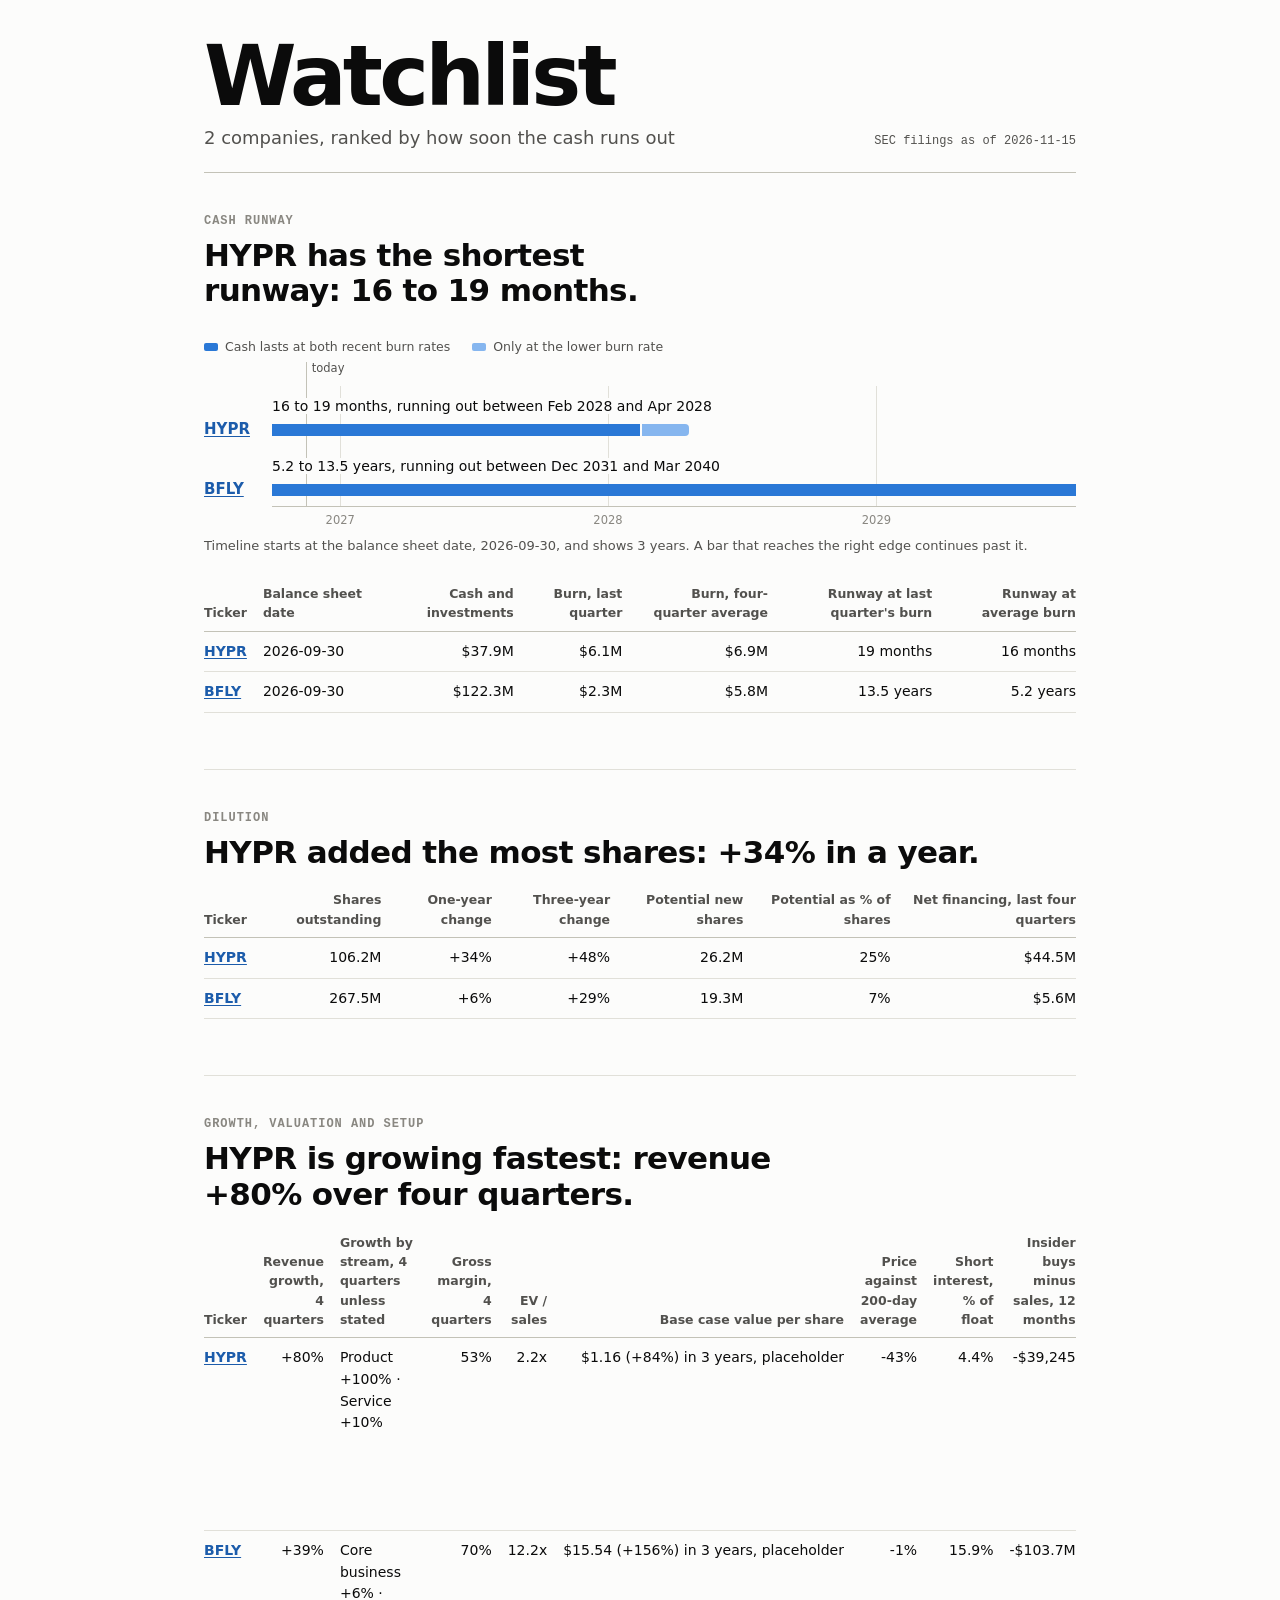
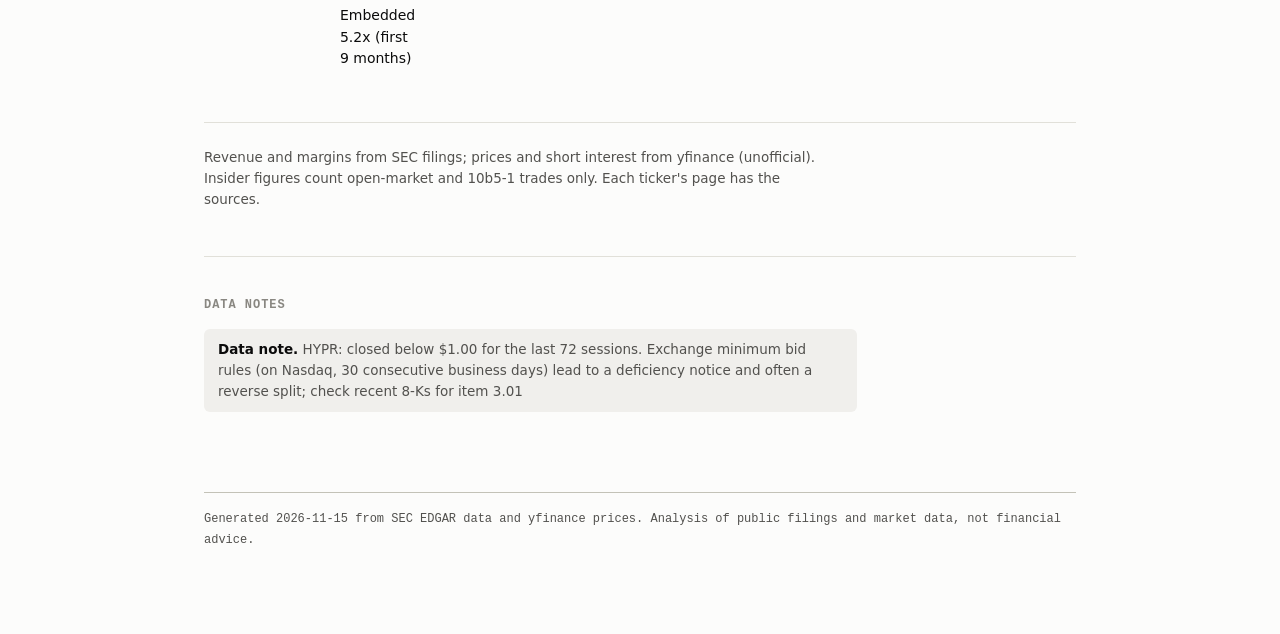
<file: reports/_summary/2026-11-15.html>
<!doctype html>
<html lang="en">
<head>
<meta charset="utf-8">
<meta name="viewport" content="width=device-width, initial-scale=1">
<title>Watchlist summary, 2026-11-15</title>
<style>
/* Colour roles. Chart blues were checked with the dataviz palette validator in both modes. */
:root {
  color-scheme: light;
  --surface: #fcfcfb;
  --wash: #f0efec;
  --ink: #0b0b0b;
  --ink-2: #52514e;
  --muted: #898781;
  --grid: #e1e0d9;
  --axis: #c3c2b7;
  --series: #2a78d6;
  --series-pale: #86b6ef;
  /* Categorical slots for stacked series, in fixed order (validated together, both modes). */
  --cat-1: #2a78d6;
  --cat-2: #eb6834;
  --cat-3: #1baf7a;
  --link: #1c5cab;
  --sans: system-ui, -apple-system, "Segoe UI", sans-serif;
  --mono: ui-monospace, "Cascadia Mono", Consolas, "SF Mono", monospace;
}
@media (prefers-color-scheme: dark) {
  :root {
    color-scheme: dark;
    --surface: #1a1a19;
    --wash: #2c2c2a;
    --ink: #f0efec;
    --ink-2: #c3c2b7;
    --muted: #898781;
    --grid: #2c2c2a;
    --axis: #44443f;
    --series: #3987e5;
    --series-pale: #184f95;
    --cat-1: #3987e5;
    --cat-2: #d95926;
    --cat-3: #199e70;
    --link: #86b6ef;
  }
}

* { box-sizing: border-box; }
body {
  margin: 0;
  background: var(--surface);
  color: var(--ink);
  font: 15px/1.55 var(--sans);
  -webkit-text-size-adjust: 100%;
}
main { max-width: 920px; margin: 0 auto; padding: 40px 24px 80px; }
a { color: var(--link); text-underline-offset: 2px; }
a:focus-visible, [tabindex]:focus-visible {
  outline: 2px solid var(--series);
  outline-offset: 2px;
  border-radius: 2px;
}

/* Masthead: the ticker is the page's identity. */
.masthead {
  display: flex;
  flex-wrap: wrap;
  align-items: flex-end;
  justify-content: space-between;
  gap: 12px 24px;
  padding-bottom: 20px;
  border-bottom: 1px solid var(--axis);
}
.wordmark {
  margin: 0;
  font-size: clamp(46px, 10vw, 84px);
  line-height: 0.88;
  font-weight: 800;
  letter-spacing: -0.045em;
}
.company { margin: 10px 0 0; font-size: 18px; color: var(--ink-2); }
.meta { margin: 0; font: 12px/1.7 var(--mono); color: var(--ink-2); text-align: right; }

/* Section links: sticky so any section is one click away on a long page. */
.toc {
  position: sticky;
  top: 0;
  z-index: 5;
  display: flex;
  flex-wrap: wrap;
  gap: 2px 18px;
  margin: 0 -24px;
  padding: 10px 24px;
  background: var(--surface);
  border-bottom: 1px solid var(--grid);
  font-size: 13.5px;
}
.toc a { color: var(--ink-2); text-decoration: none; }
.toc a:hover { color: var(--ink); text-decoration: underline; }
.block { padding: 40px 0 8px; scroll-margin-top: 48px; }
.block + .block { border-top: 1px solid var(--grid); margin-top: 24px; }
.eyebrow {
  margin: 0 0 8px;
  font: 600 12px/1.4 var(--mono);
  letter-spacing: 0.08em;
  text-transform: uppercase;
  color: var(--muted);
}
h2 {
  margin: 0 0 10px;
  max-width: 26em;
  font-size: clamp(23px, 3.6vw, 31px);
  line-height: 1.15;
  font-weight: 700;
  letter-spacing: -0.02em;
  text-wrap: balance;
}
h3 { margin: 36px 0 10px; font-size: 16px; font-weight: 650; }
.lede { margin: 0 0 8px; max-width: 68ch; color: var(--ink-2); }
.small { font-size: 13.5px; color: var(--ink-2); max-width: 72ch; }

/* Figures with their source underneath. */
.stats {
  display: grid;
  grid-template-columns: repeat(auto-fit, minmax(200px, 1fr));
  gap: 0 28px;
  margin: 24px 0 8px;
}
.stat { padding: 12px 0 16px; border-top: 1px solid var(--grid); }
.stat dt { font-size: 13px; color: var(--ink-2); }
.stat dd { margin: 2px 0 0; }
.stat .value { display: block; font-size: 26px; line-height: 1.25; font-weight: 650; letter-spacing: -0.02em; }
.src { display: block; margin-top: 2px; font: 11.5px/1.5 var(--mono); color: var(--ink-2); }

.tag { margin-left: 6px; font: 11.5px/1.5 var(--mono); color: var(--ink-2); white-space: nowrap; }

.note {
  margin: 16px 0;
  padding: 10px 14px;
  max-width: 76ch;
  border-radius: 6px;
  background: var(--wash);
  font-size: 13.5px;
  color: var(--ink-2);
}
.note strong { color: var(--ink); font-weight: 650; }

/* Tables */
.table-wrap { overflow-x: auto; margin: 12px 0 24px; }
table { width: 100%; border-collapse: collapse; font-size: 14px; }
th {
  padding: 8px 16px 8px 0;
  border-bottom: 1px solid var(--axis);
  font-size: 12.5px;
  font-weight: 600;
  color: var(--ink-2);
  text-align: left;
  vertical-align: bottom;
}
td { padding: 9px 16px 9px 0; border-bottom: 1px solid var(--grid); vertical-align: top; }
th:last-child, td:last-child { padding-right: 0; }
.num { text-align: right; font-variant-numeric: tabular-nums; white-space: nowrap; }
th.num { white-space: normal; }
td.ticker { font-weight: 700; }
td.date, td.form { white-space: nowrap; font-variant-numeric: tabular-nums; }
details { margin: 4px 0 24px; }
summary { cursor: pointer; font-size: 13.5px; color: var(--ink-2); }

.quotes { list-style: none; margin: 14px 0; padding: 0; max-width: 76ch; }
.quotes li {
  margin-bottom: 10px;
  padding: 2px 0 2px 16px;
  border-left: 2px solid var(--grid);
  font-size: 14.5px;
  color: var(--ink-2);
}

footer {
  margin-top: 56px;
  padding-top: 16px;
  border-top: 1px solid var(--axis);
  font: 12px/1.7 var(--mono);
  color: var(--ink-2);
}
footer p { margin: 0 0 4px; }

/* Charts */
.chart { margin: 28px 0 20px; }
.chart figcaption { margin-bottom: 14px; }
.chart figcaption strong { display: block; font-size: 15px; font-weight: 650; }
.chart figcaption span, .chart-foot { font-size: 13px; color: var(--ink-2); }
.chart-foot { margin: 8px 0 0; }
.plot { display: grid; grid-template-columns: 56px 1fr; height: 210px; }
.yaxis, .area { position: relative; }
.yaxis span {
  position: absolute;
  right: 10px;
  transform: translateY(-50%);
  font-size: 11.5px;
  font-variant-numeric: tabular-nums;
  white-space: nowrap;
  color: var(--muted);
}
.gridline { position: absolute; left: 0; right: 0; height: 1px; background: var(--grid); }
.gridline.zero { background: var(--axis); }

.cols { position: absolute; inset: 0; display: flex; }
.col { position: relative; flex: 1; min-width: 0; }
.bar {
  position: absolute;
  left: 50%;
  width: min(24px, 60%);
  transform: translateX(-50%);
  background: var(--series);
}
.bar.neg { border-radius: 0 0 4px 4px; }
.bar.pos { border-radius: 4px 4px 0 0; }
/* Value range: one track per case, marks on a shared horizontal axis. */
.chart.range .track { display: flex; align-items: center; height: 40px; }
.track-label { width: 56px; flex: none; font-size: 12.5px; color: var(--ink-2); }
.track-line { position: relative; flex: 1; height: 100%; margin-right: 14px; border-bottom: 1px solid var(--grid); }
.vgrid { position: absolute; top: 0; bottom: 0; width: 1px; background: var(--grid); }
.range-ref { position: absolute; top: 4px; bottom: 4px; width: 0; border-left: 2px dashed var(--ink-2); transform: translateX(-1px); }
.mark { position: absolute; top: 50%; width: 24px; height: 24px; transform: translate(-50%, -50%); border-radius: 50%; }
.mark::after {
  content: ""; position: absolute; left: 50%; top: 50%; width: 12px; height: 12px;
  transform: translate(-50%, -50%); border-radius: 50%; box-sizing: border-box;
}
.mark.disc::after { background: var(--series); box-shadow: 0 0 0 2px var(--surface); }
.mark.ring::after { background: var(--surface); border: 2.5px solid var(--series); }
.mark:hover::after, .mark:focus-visible::after { width: 15px; height: 15px; }
.range-axis { position: relative; height: 24px; margin: 0 14px 0 56px; }
.range-axis span { position: absolute; top: 6px; transform: translateX(-50%); font-size: 11.5px; color: var(--muted); }
.sw.mark-key { width: 12px; height: 12px; border-radius: 50%; vertical-align: -1px; }
.sw.mark-key.disc { background: var(--series); }
.sw.mark-key.ring { border: 2.5px solid var(--series); background: transparent; }

/* Stacked columns: categorical colours by series, a 2px surface gap between segments. */
.bar.seg { border-radius: 0; }
.bar.seg.topmost { border-radius: 4px 4px 0 0; }
.bar.seg:not(.lowest) { border-bottom: 2px solid var(--surface); }
.c1 { background: var(--cat-1); }
.c2 { background: var(--cat-2); }
.c3 { background: var(--cat-3); }
.col:hover .bar, .col:focus-visible .bar, .fill:hover, .fill:focus-visible { filter: brightness(1.14); }
.val {
  position: absolute;
  left: 50%;
  transform: translateX(-50%);
  font-size: 12px;
  font-weight: 600;
  white-space: nowrap;
}
.xaxis { display: flex; margin-left: 56px; padding-top: 8px; }
.xaxis span { flex: 1; min-width: 0; text-align: center; font-size: 11.5px; line-height: 1.3; color: var(--muted); }
.xaxis.dated { position: relative; display: block; height: 24px; margin: 0 14px 0 70px; }
.xaxis.dated span { position: absolute; top: 8px; transform: translateX(-50%); }

.area.line { margin: 0 14px; }
.area.line .gridline { left: -14px; right: -14px; }
.area.line svg { position: absolute; inset: 0; width: 100%; height: 100%; overflow: visible; }
.line-path {
  fill: none;
  stroke: var(--series);
  stroke-width: 2;
  stroke-linejoin: round;
  stroke-linecap: round;
  vector-effect: non-scaling-stroke;
}
.line-wash { fill: var(--series); opacity: 0.1; }
/* Reference lines are neutral so the series keeps the only colour; pattern tells them apart. */
.line-ref {
  fill: none;
  stroke: var(--ink-2);
  stroke-width: 1.5;
  stroke-linejoin: round;
  vector-effect: non-scaling-stroke;
}
.line-ref.dashed { stroke-dasharray: 5 4; }
.line-ref.solid { stroke: var(--muted); }
.sw.line { height: 3px; border-radius: 2px; background: var(--series); }
.sw.ref { height: 0; border-radius: 0; }
.sw.ref.dashed { border-top: 2px dashed var(--ink-2); }
.sw.ref.solid { border-top: 2px solid var(--muted); }
/* Dense lines: each point owns a vertical strip; hovering it shows a marker. */
.slice { position: absolute; top: 0; bottom: 0; }
.slice i { position: absolute; display: none; width: 10px; height: 10px; margin: -5px 0 0 -5px;
  border-radius: 50%; background: var(--series); box-shadow: 0 0 0 2px var(--surface); }
.slice:hover i { display: block; }
.slice:hover::before { content: ""; position: absolute; top: 0; bottom: 0; left: 50%; width: 1px; background: var(--axis); }
.dot { position: absolute; width: 24px; height: 24px; transform: translate(-50%, -50%); border-radius: 50%; }
.dot::after {
  content: "";
  position: absolute;
  inset: 8px;
  border-radius: 50%;
  background: var(--series);
  box-shadow: 0 0 0 2px var(--surface);
}
.dot:hover::after, .dot:focus-visible::after { inset: 6px; }
.pt-label { position: absolute; transform: translateY(-100%); font-size: 12px; font-weight: 600; white-space: nowrap; }
.pt-label.first { left: -6px; }
.pt-label.last { right: -6px; }

/* Runway strip */
.legend { display: flex; flex-wrap: wrap; gap: 4px 22px; margin-bottom: 6px; font-size: 12.5px; color: var(--ink-2); }
.sw { display: inline-block; width: 14px; height: 8px; margin-right: 7px; border-radius: 2px; }
.sw.solid, .fill.solid { background: var(--series); }
.sw.pale, .fill.pale { background: var(--series-pale); }
.strip-body { position: relative; padding-top: 24px; --name-w: 0px; }
.strip-body.named { --name-w: 68px; }
.strip-grid { position: absolute; top: 0; bottom: 22px; left: var(--name-w); right: 0; }
.strip-grid i { position: absolute; top: 24px; bottom: 0; width: 1px; background: var(--grid); }
.strip-grid i.today { top: 0; background: var(--axis); }
.strip-grid i.today span {
  position: absolute;
  top: -2px;
  left: 6px;
  font-size: 11.5px;
  font-style: normal;
  color: var(--ink-2);
}
.strip-row {
  position: relative;
  display: grid;
  grid-template-columns: var(--name-w) 1fr;
  align-items: end;
  padding: 10px 0;
}
.strip-name { font-size: 15px; font-weight: 700; line-height: 14px; }
.strip-text { margin: 0 0 6px; font-size: 14px; }
.strip-text span { padding-right: 8px; background: var(--surface); }
.track { position: relative; height: 12px; }
.fill { position: absolute; top: 0; bottom: 0; }
.fill.end { border-radius: 0 4px 4px 0; }
.strip-axis { position: relative; height: 22px; margin-left: var(--name-w); border-top: 1px solid var(--axis); }
.strip-axis span { position: absolute; top: 5px; transform: translateX(-50%); font-size: 11.5px; color: var(--muted); }

/* Hover readout: value first, then what it is, then where it came from. */
.tip {
  position: fixed;
  z-index: 10;
  max-width: 260px;
  padding: 8px 11px;
  border-radius: 6px;
  background: var(--ink);
  color: var(--surface);
  font-size: 12.5px;
  line-height: 1.4;
  pointer-events: none;
  box-shadow: 0 4px 14px rgba(0, 0, 0, 0.18);
}
.tip[hidden] { display: none; }
.tip-value { font-size: 15px; font-weight: 650; }
.tip-detail { margin-top: 2px; font: 11px/1.4 var(--mono); opacity: 0.75; }

@media (max-width: 560px) {
  main { padding: 28px 16px 64px; }
  .toc { margin: 0 -16px; padding: 8px 16px; gap: 2px 14px; }
  .meta { text-align: left; }
  .plot { grid-template-columns: 46px 1fr; }
  .xaxis { margin-left: 46px; }
  .xaxis.dated { margin-left: 60px; }
  .strip-body.named { --name-w: 54px; }
}
@media print {
  .tip { display: none; }
  details > *:not(summary) { display: block; }
}
</style>
</head>
<body>
<main>
<header class="masthead"><div><h1 class="wordmark">Watchlist</h1><p class="company">2 companies, ranked by how soon the cash runs out</p></div><p class="meta">SEC filings as of 2026-11-15</p></header>
<section class="block"><p class="eyebrow">Cash runway</p><h2>HYPR has the shortest runway: 16 to 19 months.</h2><figure class="chart strip"><div class="legend"><span><i class="sw solid"></i>Cash lasts at both recent burn rates</span><span><i class="sw pale"></i>Only at the lower burn rate</span></div><div class="strip-body named"><div class="strip-grid"><i style="left:8.49%"></i><i style="left:41.79%"></i><i style="left:75.18%"></i><i class="today" style="left:4.20%"><span>today</span></i></div><div class="strip-row"><div class="strip-name"><a href="../HYPR/2026-11-15.html">HYPR</a></div><div class="strip-main"><p class="strip-text"><span>16 to 19 months, running out between Feb 2028 and Apr 2028</span></p><div class="track"><span class="fill solid" style="left:0.00%;width:45.80%" tabindex="0" data-tip="Cash lasts at both burn rates|to Feb 2028|HYPR"></span><span class="fill pale end" style="left:calc(45.80% + 2px);width:calc(6.02% - 2px)" tabindex="0" data-tip="Only at the lower burn rate|to Apr 2028|HYPR"></span></div></div></div><div class="strip-row"><div class="strip-name"><a href="../BFLY/2026-11-15.html">BFLY</a></div><div class="strip-main"><p class="strip-text"><span>5.2 to 13.5 years, running out between Dec 2031 and Mar 2040</span></p><div class="track"><span class="fill solid" style="left:0.00%;width:100.00%" tabindex="0" data-tip="Cash lasts at both burn rates|to Dec 2031|BFLY"></span></div></div></div><div class="strip-axis"><span style="left:8.49%">2027</span><span style="left:41.79%">2028</span><span style="left:75.18%">2029</span></div></div><p class="chart-foot">Timeline starts at the balance sheet date, 2026-09-30, and shows 3 years. A bar that reaches the right edge continues past it.</p></figure><div class="table-wrap"><table><thead><tr><th class="ticker">Ticker</th><th class="date">Balance sheet date</th><th class="num">Cash and investments</th><th class="num">Burn, last quarter</th><th class="num">Burn, four-quarter average</th><th class="num">Runway at last quarter&#x27;s burn</th><th class="num">Runway at average burn</th></tr></thead><tbody><tr><td class="ticker"><a href="../HYPR/2026-11-15.html">HYPR</a></td><td class="date">2026-09-30</td><td class="num">$37.9M</td><td class="num">$6.1M</td><td class="num">$6.9M</td><td class="num">19 months</td><td class="num">16 months</td></tr><tr><td class="ticker"><a href="../BFLY/2026-11-15.html">BFLY</a></td><td class="date">2026-09-30</td><td class="num">$122.3M</td><td class="num">$2.3M</td><td class="num">$5.8M</td><td class="num">13.5 years</td><td class="num">5.2 years</td></tr></tbody></table></div></section>
<section class="block"><p class="eyebrow">Dilution</p><h2>HYPR added the most shares: +34% in a year.</h2><div class="table-wrap"><table><thead><tr><th class="ticker">Ticker</th><th class="num">Shares outstanding</th><th class="num">One-year change</th><th class="num">Three-year change</th><th class="num">Potential new shares</th><th class="num">Potential as % of shares</th><th class="num">Net financing, last four quarters</th></tr></thead><tbody><tr><td class="ticker"><a href="../HYPR/2026-11-15.html">HYPR</a></td><td class="num">106.2M</td><td class="num">+34%</td><td class="num">+48%</td><td class="num">26.2M</td><td class="num">25%</td><td class="num">$44.5M</td></tr><tr><td class="ticker"><a href="../BFLY/2026-11-15.html">BFLY</a></td><td class="num">267.5M</td><td class="num">+6%</td><td class="num">+29%</td><td class="num">19.3M</td><td class="num">7%</td><td class="num">$5.6M</td></tr></tbody></table></div></section>
<section class="block"><p class="eyebrow">Growth, valuation and setup</p><h2>HYPR is growing fastest: revenue +80% over four quarters.</h2><div class="table-wrap"><table><thead><tr><th class="ticker">Ticker</th><th class="num">Revenue growth, 4 quarters</th><th class="">Growth by stream, 4 quarters unless stated</th><th class="num">Gross margin, 4 quarters</th><th class="num">EV / sales</th><th class="num">Base case value per share</th><th class="num">Price against 200-day average</th><th class="num">Short interest, % of float</th><th class="num">Insider buys minus sales, 12 months</th><th class="num">8-Ks worth reading, 12 months</th><th class="">Next event</th></tr></thead><tbody><tr><td class="ticker"><a href="../HYPR/2026-11-15.html">HYPR</a></td><td class="num">+80%</td><td class="">Product +100% · Service +10%</td><td class="num">53%</td><td class="num">2.2x</td><td class="num">$1.16 (+84%) in 3 years, placeholder</td><td class="num">-43%</td><td class="num">4.4%</td><td class="num">-$39,245</td><td class="num">2</td><td class="">2027-03-31: 10-K due for the period ended 2026-12-31 (estimate)</td></tr><tr><td class="ticker"><a href="../BFLY/2026-11-15.html">BFLY</a></td><td class="num">+39%</td><td class="">Core business +6% · Embedded 5.2x (first 9 months)</td><td class="num">70%</td><td class="num">12.2x</td><td class="num">$15.54 (+156%) in 3 years, placeholder</td><td class="num">-1%</td><td class="num">15.9%</td><td class="num">-$103.7M</td><td class="num">1</td><td class="">2027-03-31: 10-K due for the period ended 2026-12-31 (estimate)</td></tr></tbody></table></div><p class="small">Revenue and margins from SEC filings; prices and short interest from yfinance (unofficial). Insider figures count open-market and 10b5-1 trades only. Each ticker's page has the sources.</p></section>
<section class="block"><p class="eyebrow">Data notes</p><p class="note"><strong>Data note.</strong> HYPR: closed below $1.00 for the last 72 sessions. Exchange minimum bid rules (on Nasdaq, 30 consecutive business days) lead to a deficiency notice and often a reverse split; check recent 8-Ks for item 3.01</p></section>
<footer><p>Generated 2026-11-15 from SEC EDGAR data and yfinance prices. Analysis of public filings and market data, not financial advice.</p></footer>
</main>
<div id="tip" class="tip" role="status" hidden></div>
<script>
// One shared readout for every chart mark. Hover and keyboard focus show the same thing.
(() => {
  const tip = document.getElementById("tip");
  if (!tip) return;

  const show = (el) => {
    const [head, value, detail] = el.dataset.tip.split("|");
    tip.replaceChildren();
    for (const [cls, text] of [["tip-value", value], ["tip-head", head], ["tip-detail", detail]]) {
      if (!text) continue;
      const line = document.createElement("div");
      line.className = cls;
      line.textContent = text;
      tip.append(line);
    }
    tip.hidden = false;
    const mark = (el.querySelector(".bar, .slice > i") || el).getBoundingClientRect();  // .mark anchors on itself
    const box = tip.getBoundingClientRect();
    const x = Math.max(8, Math.min(mark.left + mark.width / 2 - box.width / 2, innerWidth - box.width - 8));
    let y = mark.top - box.height - 8;
    if (y < 8) y = mark.bottom + 8;
    tip.style.left = `${x}px`;
    tip.style.top = `${y}px`;
  };
  const hide = () => { tip.hidden = true; };

  for (const el of document.querySelectorAll("[data-tip]")) {
    el.addEventListener("pointerenter", () => show(el));
    el.addEventListener("pointerleave", hide);
    el.addEventListener("focus", () => show(el));
    el.addEventListener("blur", hide);
  }
  addEventListener("scroll", hide, { passive: true });
})();
</script>
</body>
</html>
</file>
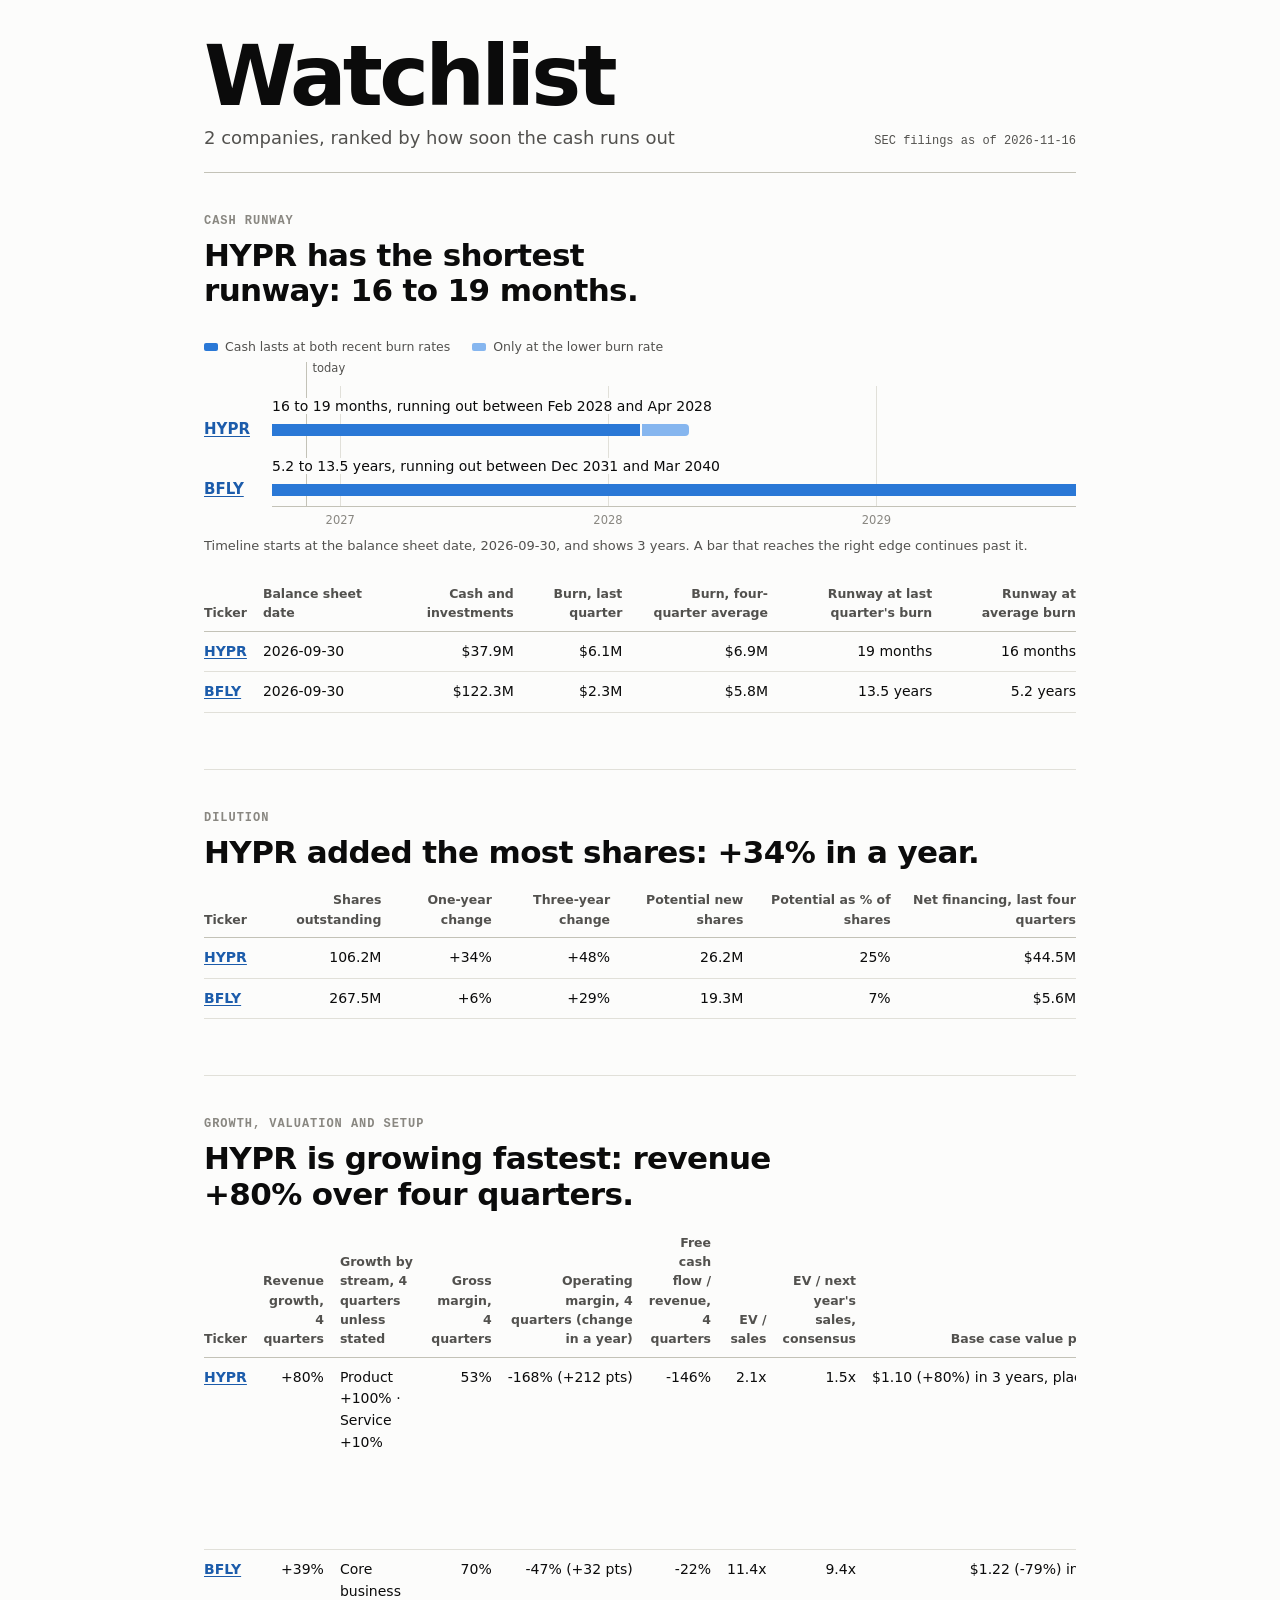
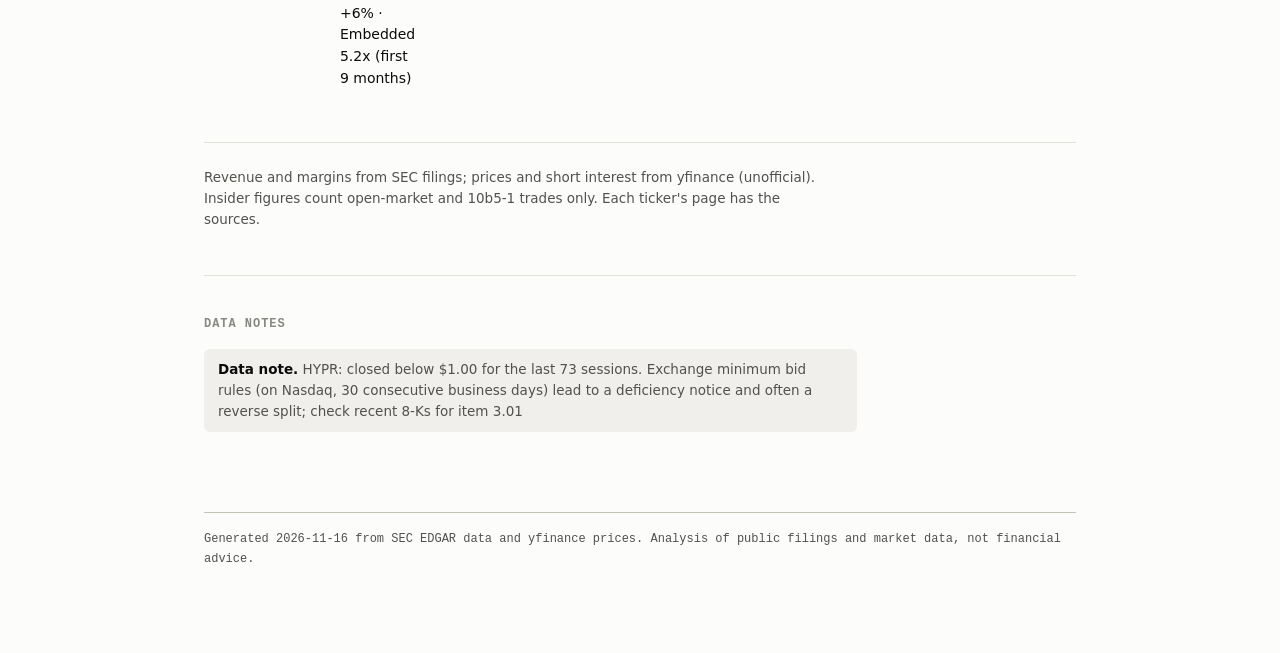
<file: reports/_summary/2026-11-16.html>
<!doctype html>
<html lang="en">
<head>
<meta charset="utf-8">
<meta name="viewport" content="width=device-width, initial-scale=1">
<title>Watchlist summary, 2026-11-16</title>
<style>
/* Colour roles. Chart blues were checked with the dataviz palette validator in both modes. */
:root {
  color-scheme: light;
  --surface: #fcfcfb;
  --wash: #f0efec;
  --ink: #0b0b0b;
  --ink-2: #52514e;
  --muted: #898781;
  --grid: #e1e0d9;
  --axis: #c3c2b7;
  --series: #2a78d6;
  --series-pale: #86b6ef;
  /* Categorical slots for stacked series, in fixed order (validated together, both modes). */
  --cat-1: #2a78d6;
  --cat-2: #eb6834;
  --cat-3: #1baf7a;
  --link: #1c5cab;
  --sans: system-ui, -apple-system, "Segoe UI", sans-serif;
  --mono: ui-monospace, "Cascadia Mono", Consolas, "SF Mono", monospace;
}
@media (prefers-color-scheme: dark) {
  :root {
    color-scheme: dark;
    --surface: #1a1a19;
    --wash: #2c2c2a;
    --ink: #f0efec;
    --ink-2: #c3c2b7;
    --muted: #898781;
    --grid: #2c2c2a;
    --axis: #44443f;
    --series: #3987e5;
    --series-pale: #184f95;
    --cat-1: #3987e5;
    --cat-2: #d95926;
    --cat-3: #199e70;
    --link: #86b6ef;
  }
}

* { box-sizing: border-box; }
body {
  margin: 0;
  background: var(--surface);
  color: var(--ink);
  font: 15px/1.55 var(--sans);
  -webkit-text-size-adjust: 100%;
}
main { max-width: 920px; margin: 0 auto; padding: 40px 24px 80px; }
a { color: var(--link); text-underline-offset: 2px; }
a:focus-visible, [tabindex]:focus-visible {
  outline: 2px solid var(--series);
  outline-offset: 2px;
  border-radius: 2px;
}

/* Masthead: the ticker is the page's identity. */
.masthead {
  display: flex;
  flex-wrap: wrap;
  align-items: flex-end;
  justify-content: space-between;
  gap: 12px 24px;
  padding-bottom: 20px;
  border-bottom: 1px solid var(--axis);
}
.wordmark {
  margin: 0;
  font-size: clamp(46px, 10vw, 84px);
  line-height: 0.88;
  font-weight: 800;
  letter-spacing: -0.045em;
}
.company { margin: 10px 0 0; font-size: 18px; color: var(--ink-2); }
.meta { margin: 0; font: 12px/1.7 var(--mono); color: var(--ink-2); text-align: right; }

/* Section links: sticky so any section is one click away on a long page. */
.toc {
  position: sticky;
  top: 0;
  z-index: 5;
  display: flex;
  flex-wrap: wrap;
  gap: 2px 18px;
  margin: 0 -24px;
  padding: 10px 24px;
  background: var(--surface);
  border-bottom: 1px solid var(--grid);
  font-size: 13.5px;
}
.toc a { color: var(--ink-2); text-decoration: none; }
.toc a:hover { color: var(--ink); text-decoration: underline; }
.block { padding: 40px 0 8px; scroll-margin-top: 48px; }
.block + .block { border-top: 1px solid var(--grid); margin-top: 24px; }
.eyebrow {
  margin: 0 0 8px;
  font: 600 12px/1.4 var(--mono);
  letter-spacing: 0.08em;
  text-transform: uppercase;
  color: var(--muted);
}
h2 {
  margin: 0 0 10px;
  max-width: 26em;
  font-size: clamp(23px, 3.6vw, 31px);
  line-height: 1.15;
  font-weight: 700;
  letter-spacing: -0.02em;
  text-wrap: balance;
}
h3 { margin: 36px 0 10px; font-size: 16px; font-weight: 650; }
.lede { margin: 0 0 8px; max-width: 68ch; color: var(--ink-2); }
.small { font-size: 13.5px; color: var(--ink-2); max-width: 72ch; }

/* Figures with their source underneath. */
.stats {
  display: grid;
  grid-template-columns: repeat(auto-fit, minmax(200px, 1fr));
  gap: 0 28px;
  margin: 24px 0 8px;
}
.stat { padding: 12px 0 16px; border-top: 1px solid var(--grid); }
.stat dt { font-size: 13px; color: var(--ink-2); }
.stat dd { margin: 2px 0 0; }
.stat .value { display: block; font-size: 26px; line-height: 1.25; font-weight: 650; letter-spacing: -0.02em; }
.src { display: block; margin-top: 2px; font: 11.5px/1.5 var(--mono); color: var(--ink-2); }

.tag { margin-left: 6px; font: 11.5px/1.5 var(--mono); color: var(--ink-2); white-space: nowrap; }

.note {
  margin: 16px 0;
  padding: 10px 14px;
  max-width: 76ch;
  border-radius: 6px;
  background: var(--wash);
  font-size: 13.5px;
  color: var(--ink-2);
}
.note strong { color: var(--ink); font-weight: 650; }
/* Long text columns keep a readable width; on a narrow screen the table scrolls sideways instead */
th.prose, td.prose { min-width: 34ch; }
th.prose.narrow, td.prose.narrow { min-width: 22ch; }
.note ul { margin: 6px 0 0; padding-left: 18px; }
.note li + li { margin-top: 4px; }

/* Tables */
.table-wrap { overflow-x: auto; margin: 12px 0 24px; }
table { width: 100%; border-collapse: collapse; font-size: 14px; }
th {
  padding: 8px 16px 8px 0;
  border-bottom: 1px solid var(--axis);
  font-size: 12.5px;
  font-weight: 600;
  color: var(--ink-2);
  text-align: left;
  vertical-align: bottom;
}
td { padding: 9px 16px 9px 0; border-bottom: 1px solid var(--grid); vertical-align: top; }
th:last-child, td:last-child { padding-right: 0; }
.num { text-align: right; font-variant-numeric: tabular-nums; white-space: nowrap; }
th.num { white-space: normal; }
td.ticker { font-weight: 700; }
td.date, td.form { white-space: nowrap; font-variant-numeric: tabular-nums; }
details { margin: 4px 0 24px; }
summary { cursor: pointer; font-size: 13.5px; color: var(--ink-2); }

.quotes { list-style: none; margin: 14px 0; padding: 0; max-width: 76ch; }
.quotes li {
  margin-bottom: 10px;
  padding: 2px 0 2px 16px;
  border-left: 2px solid var(--grid);
  font-size: 14.5px;
  color: var(--ink-2);
}

footer {
  margin-top: 56px;
  padding-top: 16px;
  border-top: 1px solid var(--axis);
  font: 12px/1.7 var(--mono);
  color: var(--ink-2);
}
footer p { margin: 0 0 4px; }

/* Charts */
.chart { margin: 28px 0 20px; }
.chart figcaption { margin-bottom: 14px; }
.chart figcaption strong { display: block; font-size: 15px; font-weight: 650; }
.chart figcaption span, .chart-foot { font-size: 13px; color: var(--ink-2); }
.chart-foot { margin: 8px 0 0; }
.plot { display: grid; grid-template-columns: 56px 1fr; height: 210px; }
.yaxis, .area { position: relative; }
.yaxis span {
  position: absolute;
  right: 10px;
  transform: translateY(-50%);
  font-size: 11.5px;
  font-variant-numeric: tabular-nums;
  white-space: nowrap;
  color: var(--muted);
}
.gridline { position: absolute; left: 0; right: 0; height: 1px; background: var(--grid); }
.gridline.zero { background: var(--axis); }

.cols { position: absolute; inset: 0; display: flex; }
.col { position: relative; flex: 1; min-width: 0; }
.bar {
  position: absolute;
  left: 50%;
  width: min(24px, 60%);
  transform: translateX(-50%);
  background: var(--series);
}
.bar.neg { border-radius: 0 0 4px 4px; }
.bar.pos { border-radius: 4px 4px 0 0; }
/* Value range: one track per case, marks on a shared horizontal axis. */
.chart.range .track { display: flex; align-items: center; height: 40px; }
.track-label { width: 56px; flex: none; font-size: 12.5px; color: var(--ink-2); }
.track-line { position: relative; flex: 1; height: 100%; margin-right: 14px; border-bottom: 1px solid var(--grid); }
.vgrid { position: absolute; top: 0; bottom: 0; width: 1px; background: var(--grid); }
.range-ref { position: absolute; top: 4px; bottom: 4px; width: 0; border-left: 2px dashed var(--ink-2); transform: translateX(-1px); }
.mark { position: absolute; top: 50%; width: 24px; height: 24px; transform: translate(-50%, -50%); border-radius: 50%; }
.mark::after {
  content: ""; position: absolute; left: 50%; top: 50%; width: 12px; height: 12px;
  transform: translate(-50%, -50%); border-radius: 50%; box-sizing: border-box;
}
.mark.disc::after { background: var(--series); box-shadow: 0 0 0 2px var(--surface); }
.mark.ring::after { background: var(--surface); border: 2.5px solid var(--series); }
.mark:hover::after, .mark:focus-visible::after { width: 15px; height: 15px; }
.range-axis { position: relative; height: 24px; margin: 0 14px 0 56px; }
.range-axis span { position: absolute; top: 6px; transform: translateX(-50%); font-size: 11.5px; color: var(--muted); }
.sw.mark-key { width: 12px; height: 12px; border-radius: 50%; vertical-align: -1px; }
.sw.mark-key.disc { background: var(--series); }
.sw.mark-key.ring { border: 2.5px solid var(--series); background: transparent; }

/* Stacked columns: categorical colours by series, a 2px surface gap between segments. */
.bar.seg { border-radius: 0; }
.bar.seg.topmost { border-radius: 4px 4px 0 0; }
.bar.seg:not(.lowest) { border-bottom: 2px solid var(--surface); }
.c1 { background: var(--cat-1); }
.c2 { background: var(--cat-2); }
.c3 { background: var(--cat-3); }
.col:hover .bar, .col:focus-visible .bar, .fill:hover, .fill:focus-visible { filter: brightness(1.14); }
.val {
  position: absolute;
  left: 50%;
  transform: translateX(-50%);
  font-size: 12px;
  font-weight: 600;
  white-space: nowrap;
}
.xaxis { display: flex; margin-left: 56px; padding-top: 8px; }
.xaxis span { flex: 1; min-width: 0; text-align: center; font-size: 11.5px; line-height: 1.3; color: var(--muted); }
.xaxis.dated { position: relative; display: block; height: 24px; margin: 0 14px 0 70px; }
.xaxis.dated span { position: absolute; top: 8px; transform: translateX(-50%); }

.area.line { margin: 0 14px; }
.area.line .gridline { left: -14px; right: -14px; }
.area.line svg { position: absolute; inset: 0; width: 100%; height: 100%; overflow: visible; }
.line-path {
  fill: none;
  stroke: var(--series);
  stroke-width: 2;
  stroke-linejoin: round;
  stroke-linecap: round;
  vector-effect: non-scaling-stroke;
}
.line-wash { fill: var(--series); opacity: 0.1; }
/* Reference lines are neutral so the series keeps the only colour; pattern tells them apart. */
.line-ref {
  fill: none;
  stroke: var(--ink-2);
  stroke-width: 1.5;
  stroke-linejoin: round;
  vector-effect: non-scaling-stroke;
}
.line-ref.dashed { stroke-dasharray: 5 4; }
.line-ref.solid { stroke: var(--muted); }
.sw.line { height: 3px; border-radius: 2px; background: var(--series); }
.sw.ref { height: 0; border-radius: 0; }
.sw.ref.dashed { border-top: 2px dashed var(--ink-2); }
.sw.ref.solid { border-top: 2px solid var(--muted); }
/* Dense lines: each point owns a vertical strip; hovering it shows a marker. */
.slice { position: absolute; top: 0; bottom: 0; }
.slice i { position: absolute; display: none; width: 10px; height: 10px; margin: -5px 0 0 -5px;
  border-radius: 50%; background: var(--series); box-shadow: 0 0 0 2px var(--surface); }
.slice:hover i { display: block; }
.slice:hover::before { content: ""; position: absolute; top: 0; bottom: 0; left: 50%; width: 1px; background: var(--axis); }
.dot { position: absolute; width: 24px; height: 24px; transform: translate(-50%, -50%); border-radius: 50%; }
.dot::after {
  content: "";
  position: absolute;
  inset: 8px;
  border-radius: 50%;
  background: var(--series);
  box-shadow: 0 0 0 2px var(--surface);
}
.dot:hover::after, .dot:focus-visible::after { inset: 6px; }
.pt-label { position: absolute; transform: translateY(-100%); font-size: 12px; font-weight: 600; white-space: nowrap; }
.pt-label.first { left: -6px; }
.pt-label.last { right: -6px; }

/* Runway strip */
.legend { display: flex; flex-wrap: wrap; gap: 4px 22px; margin-bottom: 6px; font-size: 12.5px; color: var(--ink-2); }
.sw { display: inline-block; width: 14px; height: 8px; margin-right: 7px; border-radius: 2px; }
.sw.solid, .fill.solid { background: var(--series); }
.sw.pale, .fill.pale { background: var(--series-pale); }
.strip-body { position: relative; padding-top: 24px; --name-w: 0px; }
.strip-body.named { --name-w: 68px; }
.strip-grid { position: absolute; top: 0; bottom: 22px; left: var(--name-w); right: 0; }
.strip-grid i { position: absolute; top: 24px; bottom: 0; width: 1px; background: var(--grid); }
.strip-grid i.today { top: 0; background: var(--axis); }
.strip-grid i.today span {
  position: absolute;
  top: -2px;
  left: 6px;
  font-size: 11.5px;
  font-style: normal;
  color: var(--ink-2);
}
.strip-row {
  position: relative;
  display: grid;
  grid-template-columns: var(--name-w) 1fr;
  align-items: end;
  padding: 10px 0;
}
.strip-name { font-size: 15px; font-weight: 700; line-height: 14px; }
.strip-text { margin: 0 0 6px; font-size: 14px; }
.strip-text span { padding-right: 8px; background: var(--surface); }
.track { position: relative; height: 12px; }
.fill { position: absolute; top: 0; bottom: 0; }
.fill.end { border-radius: 0 4px 4px 0; }
.strip-axis { position: relative; height: 22px; margin-left: var(--name-w); border-top: 1px solid var(--axis); }
.strip-axis span { position: absolute; top: 5px; transform: translateX(-50%); font-size: 11.5px; color: var(--muted); }

/* Hover readout: value first, then what it is, then where it came from. */
.tip {
  position: fixed;
  z-index: 10;
  max-width: 260px;
  padding: 8px 11px;
  border-radius: 6px;
  background: var(--ink);
  color: var(--surface);
  font-size: 12.5px;
  line-height: 1.4;
  pointer-events: none;
  box-shadow: 0 4px 14px rgba(0, 0, 0, 0.18);
}
.tip[hidden] { display: none; }
.tip-value { font-size: 15px; font-weight: 650; }
.tip-detail { margin-top: 2px; font: 11px/1.4 var(--mono); opacity: 0.75; }

@media (max-width: 560px) {
  main { padding: 28px 16px 64px; }
  .toc { margin: 0 -16px; padding: 8px 16px; gap: 2px 14px; }
  .meta { text-align: left; }
  .plot { grid-template-columns: 46px 1fr; }
  .xaxis { margin-left: 46px; }
  .xaxis.dated { margin-left: 60px; }
  .strip-body.named { --name-w: 54px; }
}
@media print {
  .tip { display: none; }
  details > *:not(summary) { display: block; }
}
</style>
</head>
<body>
<main>
<header class="masthead"><div><h1 class="wordmark">Watchlist</h1><p class="company">2 companies, ranked by how soon the cash runs out</p></div><p class="meta">SEC filings as of 2026-11-16</p></header>
<section class="block"><p class="eyebrow">Cash runway</p><h2>HYPR has the shortest runway: 16 to 19 months.</h2><figure class="chart strip"><div class="legend"><span><i class="sw solid"></i>Cash lasts at both recent burn rates</span><span><i class="sw pale"></i>Only at the lower burn rate</span></div><div class="strip-body named"><div class="strip-grid"><i style="left:8.49%"></i><i style="left:41.79%"></i><i style="left:75.18%"></i><i class="today" style="left:4.29%"><span>today</span></i></div><div class="strip-row"><div class="strip-name"><a href="../HYPR/2026-11-16.html">HYPR</a></div><div class="strip-main"><p class="strip-text"><span>16 to 19 months, running out between Feb 2028 and Apr 2028</span></p><div class="track"><span class="fill solid" style="left:0.00%;width:45.80%" tabindex="0" data-tip="Cash lasts at both burn rates|to Feb 2028|HYPR"></span><span class="fill pale end" style="left:calc(45.80% + 2px);width:calc(6.02% - 2px)" tabindex="0" data-tip="Only at the lower burn rate|to Apr 2028|HYPR"></span></div></div></div><div class="strip-row"><div class="strip-name"><a href="../BFLY/2026-11-16.html">BFLY</a></div><div class="strip-main"><p class="strip-text"><span>5.2 to 13.5 years, running out between Dec 2031 and Mar 2040</span></p><div class="track"><span class="fill solid" style="left:0.00%;width:100.00%" tabindex="0" data-tip="Cash lasts at both burn rates|to Dec 2031|BFLY"></span></div></div></div><div class="strip-axis"><span style="left:8.49%">2027</span><span style="left:41.79%">2028</span><span style="left:75.18%">2029</span></div></div><p class="chart-foot">Timeline starts at the balance sheet date, 2026-09-30, and shows 3 years. A bar that reaches the right edge continues past it.</p></figure><div class="table-wrap"><table><thead><tr><th class="ticker">Ticker</th><th class="date">Balance sheet date</th><th class="num">Cash and investments</th><th class="num">Burn, last quarter</th><th class="num">Burn, four-quarter average</th><th class="num">Runway at last quarter&#x27;s burn</th><th class="num">Runway at average burn</th></tr></thead><tbody><tr><td class="ticker"><a href="../HYPR/2026-11-16.html">HYPR</a></td><td class="date">2026-09-30</td><td class="num">$37.9M</td><td class="num">$6.1M</td><td class="num">$6.9M</td><td class="num">19 months</td><td class="num">16 months</td></tr><tr><td class="ticker"><a href="../BFLY/2026-11-16.html">BFLY</a></td><td class="date">2026-09-30</td><td class="num">$122.3M</td><td class="num">$2.3M</td><td class="num">$5.8M</td><td class="num">13.5 years</td><td class="num">5.2 years</td></tr></tbody></table></div></section>
<section class="block"><p class="eyebrow">Dilution</p><h2>HYPR added the most shares: +34% in a year.</h2><div class="table-wrap"><table><thead><tr><th class="ticker">Ticker</th><th class="num">Shares outstanding</th><th class="num">One-year change</th><th class="num">Three-year change</th><th class="num">Potential new shares</th><th class="num">Potential as % of shares</th><th class="num">Net financing, last four quarters</th></tr></thead><tbody><tr><td class="ticker"><a href="../HYPR/2026-11-16.html">HYPR</a></td><td class="num">106.2M</td><td class="num">+34%</td><td class="num">+48%</td><td class="num">26.2M</td><td class="num">25%</td><td class="num">$44.5M</td></tr><tr><td class="ticker"><a href="../BFLY/2026-11-16.html">BFLY</a></td><td class="num">267.5M</td><td class="num">+6%</td><td class="num">+29%</td><td class="num">19.3M</td><td class="num">7%</td><td class="num">$5.6M</td></tr></tbody></table></div></section>
<section class="block"><p class="eyebrow">Growth, valuation and setup</p><h2>HYPR is growing fastest: revenue +80% over four quarters.</h2><div class="table-wrap"><table><thead><tr><th class="ticker">Ticker</th><th class="num">Revenue growth, 4 quarters</th><th class="">Growth by stream, 4 quarters unless stated</th><th class="num">Gross margin, 4 quarters</th><th class="num">Operating margin, 4 quarters (change in a year)</th><th class="num">Free cash flow / revenue, 4 quarters</th><th class="num">EV / sales</th><th class="num">EV / next year&#x27;s sales, consensus</th><th class="num">Base case value per share</th><th class="num">Price against 200-day average</th><th class="num">Short interest, % of float</th><th class="num">Insider buys minus sales, 12 months</th><th class="num">8-Ks worth reading, 12 months</th><th class="">Next event</th></tr></thead><tbody><tr><td class="ticker"><a href="../HYPR/2026-11-16.html">HYPR</a></td><td class="num">+80%</td><td class="">Product +100% · Service +10%</td><td class="num">53%</td><td class="num">-168% (+212 pts)</td><td class="num">-146%</td><td class="num">2.1x</td><td class="num">1.5x</td><td class="num">$1.10 (+80%) in 3 years, placeholder</td><td class="num">-45%</td><td class="num">4.4%</td><td class="num">-$39,245</td><td class="num">2</td><td class="">2027-03-31: 10-K due for the period ended 2026-12-31 (estimate)</td></tr><tr><td class="ticker"><a href="../BFLY/2026-11-16.html">BFLY</a></td><td class="num">+39%</td><td class="">Core business +6% · Embedded 5.2x (first 9 months)</td><td class="num">70%</td><td class="num">-47% (+32 pts)</td><td class="num">-22%</td><td class="num">11.4x</td><td class="num">9.4x</td><td class="num">$1.22 (-79%) in 3 years</td><td class="num">-7%</td><td class="num">15.9%</td><td class="num">-$103.7M</td><td class="num">1</td><td class="">2027-03-31: 10-K due for the period ended 2026-12-31 (estimate)</td></tr></tbody></table></div><p class="small">Revenue and margins from SEC filings; prices and short interest from yfinance (unofficial). Insider figures count open-market and 10b5-1 trades only. Each ticker's page has the sources.</p></section>
<section class="block"><p class="eyebrow">Data notes</p><p class="note"><strong>Data note.</strong> HYPR: closed below $1.00 for the last 73 sessions. Exchange minimum bid rules (on Nasdaq, 30 consecutive business days) lead to a deficiency notice and often a reverse split; check recent 8-Ks for item 3.01</p></section>
<footer><p>Generated 2026-11-16 from SEC EDGAR data and yfinance prices. Analysis of public filings and market data, not financial advice.</p></footer>
</main>
<div id="tip" class="tip" role="status" hidden></div>
<script>
// One shared readout for every chart mark. Hover and keyboard focus show the same thing.
(() => {
  const tip = document.getElementById("tip");
  if (!tip) return;

  const show = (el) => {
    const [head, value, detail] = el.dataset.tip.split("|");
    tip.replaceChildren();
    for (const [cls, text] of [["tip-value", value], ["tip-head", head], ["tip-detail", detail]]) {
      if (!text) continue;
      const line = document.createElement("div");
      line.className = cls;
      line.textContent = text;
      tip.append(line);
    }
    tip.hidden = false;
    const mark = (el.querySelector(".bar, .slice > i") || el).getBoundingClientRect();  // .mark anchors on itself
    const box = tip.getBoundingClientRect();
    const x = Math.max(8, Math.min(mark.left + mark.width / 2 - box.width / 2, innerWidth - box.width - 8));
    let y = mark.top - box.height - 8;
    if (y < 8) y = mark.bottom + 8;
    tip.style.left = `${x}px`;
    tip.style.top = `${y}px`;
  };
  const hide = () => { tip.hidden = true; };

  for (const el of document.querySelectorAll("[data-tip]")) {
    el.addEventListener("pointerenter", () => show(el));
    el.addEventListener("pointerleave", hide);
    el.addEventListener("focus", () => show(el));
    el.addEventListener("blur", hide);
  }
  addEventListener("scroll", hide, { passive: true });
})();
</script>
</body>
</html>
</file>
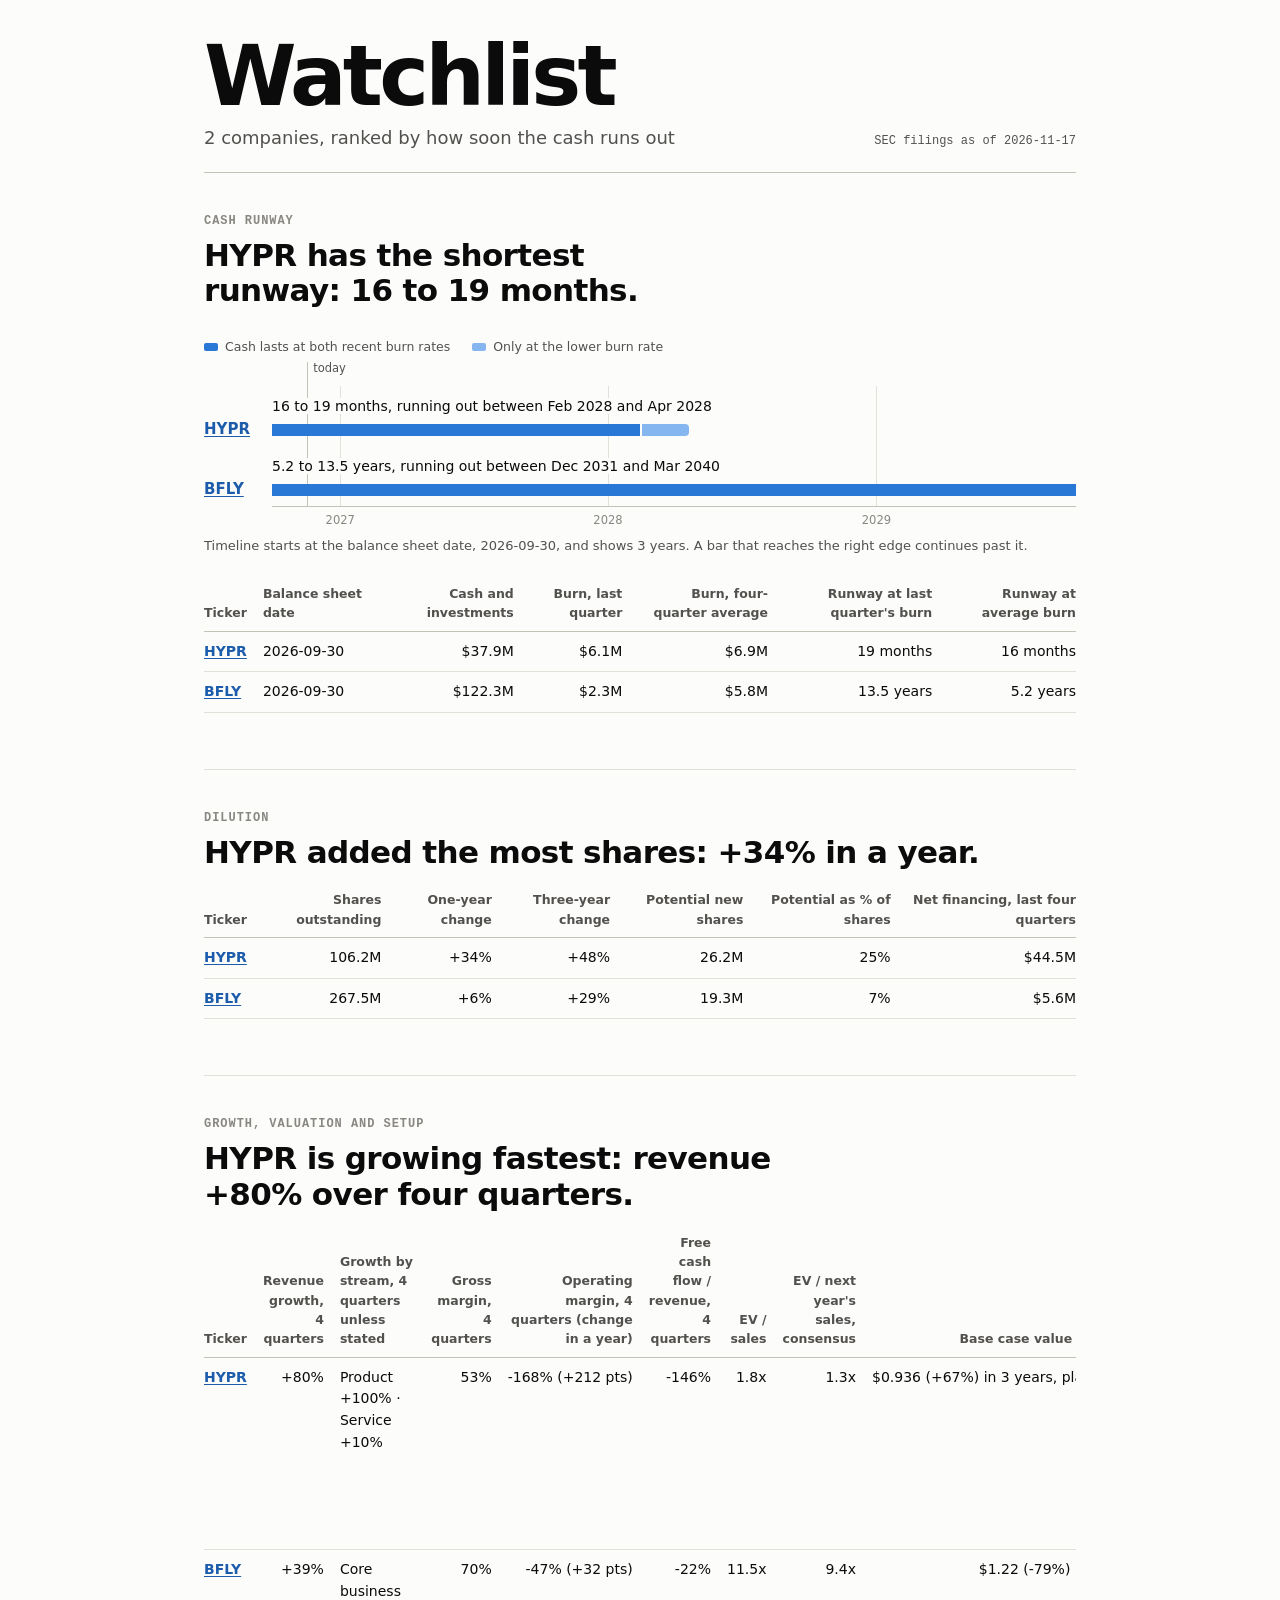
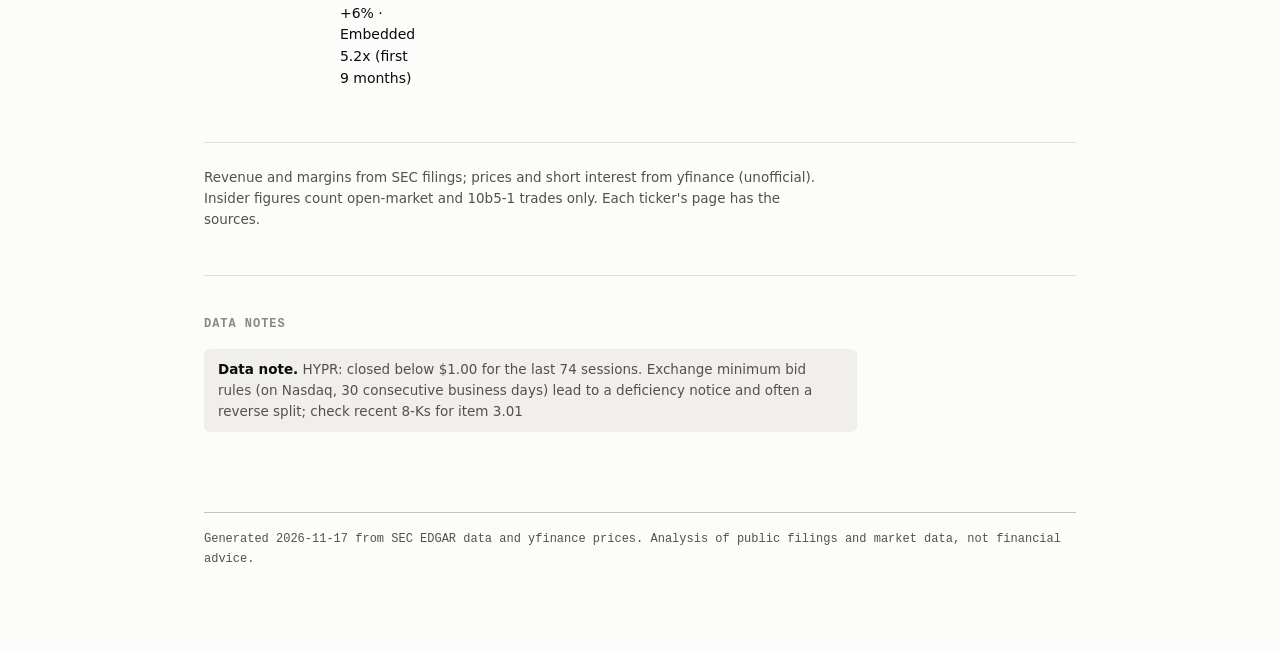
<file: reports/_summary/2026-11-17.html>
<!doctype html>
<html lang="en">
<head>
<meta charset="utf-8">
<meta name="viewport" content="width=device-width, initial-scale=1">
<title>Watchlist summary, 2026-11-17</title>
<style>
/* Colour roles. Chart blues were checked with the dataviz palette validator in both modes. */
:root {
  color-scheme: light;
  --surface: #fcfcfb;
  --wash: #f0efec;
  --ink: #0b0b0b;
  --ink-2: #52514e;
  --muted: #898781;
  --grid: #e1e0d9;
  --axis: #c3c2b7;
  --series: #2a78d6;
  --series-pale: #86b6ef;
  /* Categorical slots for stacked series, in fixed order (validated together, both modes). */
  --cat-1: #2a78d6;
  --cat-2: #eb6834;
  --cat-3: #1baf7a;
  --link: #1c5cab;
  --sans: system-ui, -apple-system, "Segoe UI", sans-serif;
  --mono: ui-monospace, "Cascadia Mono", Consolas, "SF Mono", monospace;
}
@media (prefers-color-scheme: dark) {
  :root {
    color-scheme: dark;
    --surface: #1a1a19;
    --wash: #2c2c2a;
    --ink: #f0efec;
    --ink-2: #c3c2b7;
    --muted: #898781;
    --grid: #2c2c2a;
    --axis: #44443f;
    --series: #3987e5;
    --series-pale: #184f95;
    --cat-1: #3987e5;
    --cat-2: #d95926;
    --cat-3: #199e70;
    --link: #86b6ef;
  }
}

* { box-sizing: border-box; }
body {
  margin: 0;
  background: var(--surface);
  color: var(--ink);
  font: 15px/1.55 var(--sans);
  -webkit-text-size-adjust: 100%;
}
main { max-width: 920px; margin: 0 auto; padding: 40px 24px 80px; }
a { color: var(--link); text-underline-offset: 2px; }
a:focus-visible, [tabindex]:focus-visible {
  outline: 2px solid var(--series);
  outline-offset: 2px;
  border-radius: 2px;
}

/* Masthead: the ticker is the page's identity. */
.masthead {
  display: flex;
  flex-wrap: wrap;
  align-items: flex-end;
  justify-content: space-between;
  gap: 12px 24px;
  padding-bottom: 20px;
  border-bottom: 1px solid var(--axis);
}
.wordmark {
  margin: 0;
  font-size: clamp(46px, 10vw, 84px);
  line-height: 0.88;
  font-weight: 800;
  letter-spacing: -0.045em;
}
.company { margin: 10px 0 0; font-size: 18px; color: var(--ink-2); }
.meta { margin: 0; font: 12px/1.7 var(--mono); color: var(--ink-2); text-align: right; }

/* Section links: sticky so any section is one click away on a long page. */
.toc {
  position: sticky;
  top: 0;
  z-index: 5;
  display: flex;
  flex-wrap: wrap;
  gap: 2px 18px;
  margin: 0 -24px;
  padding: 10px 24px;
  background: var(--surface);
  border-bottom: 1px solid var(--grid);
  font-size: 13.5px;
}
.toc a { color: var(--ink-2); text-decoration: none; }
.toc a:hover { color: var(--ink); text-decoration: underline; }
.block { padding: 40px 0 8px; scroll-margin-top: 48px; }
.block + .block { border-top: 1px solid var(--grid); margin-top: 24px; }
.eyebrow {
  margin: 0 0 8px;
  font: 600 12px/1.4 var(--mono);
  letter-spacing: 0.08em;
  text-transform: uppercase;
  color: var(--muted);
}
h2 {
  margin: 0 0 10px;
  max-width: 26em;
  font-size: clamp(23px, 3.6vw, 31px);
  line-height: 1.15;
  font-weight: 700;
  letter-spacing: -0.02em;
  text-wrap: balance;
}
h3 { margin: 36px 0 10px; font-size: 16px; font-weight: 650; }
.lede { margin: 0 0 8px; max-width: 68ch; color: var(--ink-2); }
.small { font-size: 13.5px; color: var(--ink-2); max-width: 72ch; }

/* Figures with their source underneath. */
.stats {
  display: grid;
  grid-template-columns: repeat(auto-fit, minmax(200px, 1fr));
  gap: 0 28px;
  margin: 24px 0 8px;
}
.stat { padding: 12px 0 16px; border-top: 1px solid var(--grid); }
.stat dt { font-size: 13px; color: var(--ink-2); }
.stat dd { margin: 2px 0 0; }
.stat .value { display: block; font-size: 26px; line-height: 1.25; font-weight: 650; letter-spacing: -0.02em; }
.src { display: block; margin-top: 2px; font: 11.5px/1.5 var(--mono); color: var(--ink-2); }

.tag { margin-left: 6px; font: 11.5px/1.5 var(--mono); color: var(--ink-2); white-space: nowrap; }

.note {
  margin: 16px 0;
  padding: 10px 14px;
  max-width: 76ch;
  border-radius: 6px;
  background: var(--wash);
  font-size: 13.5px;
  color: var(--ink-2);
}
.note strong { color: var(--ink); font-weight: 650; }
/* Long text columns keep a readable width; on a narrow screen the table scrolls sideways instead */
th.prose, td.prose { min-width: 34ch; }
th.prose.narrow, td.prose.narrow { min-width: 22ch; }
.note ul { margin: 6px 0 0; padding-left: 18px; }
.note li + li { margin-top: 4px; }

/* Tables */
.table-wrap { overflow-x: auto; margin: 12px 0 24px; }
table { width: 100%; border-collapse: collapse; font-size: 14px; }
th {
  padding: 8px 16px 8px 0;
  border-bottom: 1px solid var(--axis);
  font-size: 12.5px;
  font-weight: 600;
  color: var(--ink-2);
  text-align: left;
  vertical-align: bottom;
}
td { padding: 9px 16px 9px 0; border-bottom: 1px solid var(--grid); vertical-align: top; }
th:last-child, td:last-child { padding-right: 0; }
.num { text-align: right; font-variant-numeric: tabular-nums; white-space: nowrap; }
th.num { white-space: normal; }
td.ticker { font-weight: 700; }
td.date, td.form { white-space: nowrap; font-variant-numeric: tabular-nums; }
details { margin: 4px 0 24px; }
summary { cursor: pointer; font-size: 13.5px; color: var(--ink-2); }

.quotes { list-style: none; margin: 14px 0; padding: 0; max-width: 76ch; }
.quotes li {
  margin-bottom: 10px;
  padding: 2px 0 2px 16px;
  border-left: 2px solid var(--grid);
  font-size: 14.5px;
  color: var(--ink-2);
}

footer {
  margin-top: 56px;
  padding-top: 16px;
  border-top: 1px solid var(--axis);
  font: 12px/1.7 var(--mono);
  color: var(--ink-2);
}
footer p { margin: 0 0 4px; }

/* Charts */
.chart { margin: 28px 0 20px; }
.chart figcaption { margin-bottom: 14px; }
.chart figcaption strong { display: block; font-size: 15px; font-weight: 650; }
.chart figcaption span, .chart-foot { font-size: 13px; color: var(--ink-2); }
.chart-foot { margin: 8px 0 0; }
.plot { display: grid; grid-template-columns: 56px 1fr; height: 210px; }
.yaxis, .area { position: relative; }
.yaxis span {
  position: absolute;
  right: 10px;
  transform: translateY(-50%);
  font-size: 11.5px;
  font-variant-numeric: tabular-nums;
  white-space: nowrap;
  color: var(--muted);
}
.gridline { position: absolute; left: 0; right: 0; height: 1px; background: var(--grid); }
.gridline.zero { background: var(--axis); }

.cols { position: absolute; inset: 0; display: flex; }
.col { position: relative; flex: 1; min-width: 0; }
.bar {
  position: absolute;
  left: 50%;
  width: min(24px, 60%);
  transform: translateX(-50%);
  background: var(--series);
}
.bar.neg { border-radius: 0 0 4px 4px; }
.bar.pos { border-radius: 4px 4px 0 0; }
/* Value range: one track per case, marks on a shared horizontal axis. */
.chart.range .track { display: flex; align-items: center; height: 40px; }
.track-label { width: 56px; flex: none; font-size: 12.5px; color: var(--ink-2); }
.track-line { position: relative; flex: 1; height: 100%; margin-right: 14px; border-bottom: 1px solid var(--grid); }
.vgrid { position: absolute; top: 0; bottom: 0; width: 1px; background: var(--grid); }
.range-ref { position: absolute; top: 4px; bottom: 4px; width: 0; border-left: 2px dashed var(--ink-2); transform: translateX(-1px); }
.mark { position: absolute; top: 50%; width: 24px; height: 24px; transform: translate(-50%, -50%); border-radius: 50%; }
.mark::after {
  content: ""; position: absolute; left: 50%; top: 50%; width: 12px; height: 12px;
  transform: translate(-50%, -50%); border-radius: 50%; box-sizing: border-box;
}
.mark.disc::after { background: var(--series); box-shadow: 0 0 0 2px var(--surface); }
.mark.ring::after { background: var(--surface); border: 2.5px solid var(--series); }
.mark:hover::after, .mark:focus-visible::after { width: 15px; height: 15px; }
.range-axis { position: relative; height: 24px; margin: 0 14px 0 56px; }
.range-axis span { position: absolute; top: 6px; transform: translateX(-50%); font-size: 11.5px; color: var(--muted); }
.sw.mark-key { width: 12px; height: 12px; border-radius: 50%; vertical-align: -1px; }
.sw.mark-key.disc { background: var(--series); }
.sw.mark-key.ring { border: 2.5px solid var(--series); background: transparent; }

/* Stacked columns: categorical colours by series, a 2px surface gap between segments. */
.bar.seg { border-radius: 0; }
.bar.seg.topmost { border-radius: 4px 4px 0 0; }
.bar.seg:not(.lowest) { border-bottom: 2px solid var(--surface); }
.c1 { background: var(--cat-1); }
.c2 { background: var(--cat-2); }
.c3 { background: var(--cat-3); }
.col:hover .bar, .col:focus-visible .bar, .fill:hover, .fill:focus-visible { filter: brightness(1.14); }
.val {
  position: absolute;
  left: 50%;
  transform: translateX(-50%);
  font-size: 12px;
  font-weight: 600;
  white-space: nowrap;
}
.xaxis { display: flex; margin-left: 56px; padding-top: 8px; }
.xaxis span { flex: 1; min-width: 0; text-align: center; font-size: 11.5px; line-height: 1.3; color: var(--muted); }
.xaxis.dated { position: relative; display: block; height: 24px; margin: 0 14px 0 70px; }
.xaxis.dated span { position: absolute; top: 8px; transform: translateX(-50%); }

.area.line { margin: 0 14px; }
.area.line .gridline { left: -14px; right: -14px; }
.area.line svg { position: absolute; inset: 0; width: 100%; height: 100%; overflow: visible; }
.line-path {
  fill: none;
  stroke: var(--series);
  stroke-width: 2;
  stroke-linejoin: round;
  stroke-linecap: round;
  vector-effect: non-scaling-stroke;
}
.line-wash { fill: var(--series); opacity: 0.1; }
/* Reference lines are neutral so the series keeps the only colour; pattern tells them apart. */
.line-ref {
  fill: none;
  stroke: var(--ink-2);
  stroke-width: 1.5;
  stroke-linejoin: round;
  vector-effect: non-scaling-stroke;
}
.line-ref.dashed { stroke-dasharray: 5 4; }
.line-ref.solid { stroke: var(--muted); }
.sw.line { height: 3px; border-radius: 2px; background: var(--series); }
.sw.ref { height: 0; border-radius: 0; }
.sw.ref.dashed { border-top: 2px dashed var(--ink-2); }
.sw.ref.solid { border-top: 2px solid var(--muted); }
/* Dense lines: each point owns a vertical strip; hovering it shows a marker. */
.slice { position: absolute; top: 0; bottom: 0; }
.slice i { position: absolute; display: none; width: 10px; height: 10px; margin: -5px 0 0 -5px;
  border-radius: 50%; background: var(--series); box-shadow: 0 0 0 2px var(--surface); }
.slice:hover i { display: block; }
.slice:hover::before { content: ""; position: absolute; top: 0; bottom: 0; left: 50%; width: 1px; background: var(--axis); }
.dot { position: absolute; width: 24px; height: 24px; transform: translate(-50%, -50%); border-radius: 50%; }
.dot::after {
  content: "";
  position: absolute;
  inset: 8px;
  border-radius: 50%;
  background: var(--series);
  box-shadow: 0 0 0 2px var(--surface);
}
.dot:hover::after, .dot:focus-visible::after { inset: 6px; }
.pt-label { position: absolute; transform: translateY(-100%); font-size: 12px; font-weight: 600; white-space: nowrap; }
.pt-label.first { left: -6px; }
.pt-label.last { right: -6px; }

/* Runway strip */
.legend { display: flex; flex-wrap: wrap; gap: 4px 22px; margin-bottom: 6px; font-size: 12.5px; color: var(--ink-2); }
.sw { display: inline-block; width: 14px; height: 8px; margin-right: 7px; border-radius: 2px; }
.sw.solid, .fill.solid { background: var(--series); }
.sw.pale, .fill.pale { background: var(--series-pale); }
.strip-body { position: relative; padding-top: 24px; --name-w: 0px; }
.strip-body.named { --name-w: 68px; }
.strip-grid { position: absolute; top: 0; bottom: 22px; left: var(--name-w); right: 0; }
.strip-grid i { position: absolute; top: 24px; bottom: 0; width: 1px; background: var(--grid); }
.strip-grid i.today { top: 0; background: var(--axis); }
.strip-grid i.today span {
  position: absolute;
  top: -2px;
  left: 6px;
  font-size: 11.5px;
  font-style: normal;
  color: var(--ink-2);
}
.strip-row {
  position: relative;
  display: grid;
  grid-template-columns: var(--name-w) 1fr;
  align-items: end;
  padding: 10px 0;
}
.strip-name { font-size: 15px; font-weight: 700; line-height: 14px; }
.strip-text { margin: 0 0 6px; font-size: 14px; }
.strip-text span { padding-right: 8px; background: var(--surface); }
.track { position: relative; height: 12px; }
.fill { position: absolute; top: 0; bottom: 0; }
.fill.end { border-radius: 0 4px 4px 0; }
.strip-axis { position: relative; height: 22px; margin-left: var(--name-w); border-top: 1px solid var(--axis); }
.strip-axis span { position: absolute; top: 5px; transform: translateX(-50%); font-size: 11.5px; color: var(--muted); }

/* Hover readout: value first, then what it is, then where it came from. */
.tip {
  position: fixed;
  z-index: 10;
  max-width: 260px;
  padding: 8px 11px;
  border-radius: 6px;
  background: var(--ink);
  color: var(--surface);
  font-size: 12.5px;
  line-height: 1.4;
  pointer-events: none;
  box-shadow: 0 4px 14px rgba(0, 0, 0, 0.18);
}
.tip[hidden] { display: none; }
.tip-value { font-size: 15px; font-weight: 650; }
.tip-detail { margin-top: 2px; font: 11px/1.4 var(--mono); opacity: 0.75; }

@media (max-width: 560px) {
  main { padding: 28px 16px 64px; }
  .toc { margin: 0 -16px; padding: 8px 16px; gap: 2px 14px; }
  .meta { text-align: left; }
  .plot { grid-template-columns: 46px 1fr; }
  .xaxis { margin-left: 46px; }
  .xaxis.dated { margin-left: 60px; }
  .strip-body.named { --name-w: 54px; }
}
@media print {
  .tip { display: none; }
  details > *:not(summary) { display: block; }
}
</style>
</head>
<body>
<main>
<header class="masthead"><div><h1 class="wordmark">Watchlist</h1><p class="company">2 companies, ranked by how soon the cash runs out</p></div><p class="meta">SEC filings as of 2026-11-17</p></header>
<section class="block"><p class="eyebrow">Cash runway</p><h2>HYPR has the shortest runway: 16 to 19 months.</h2><figure class="chart strip"><div class="legend"><span><i class="sw solid"></i>Cash lasts at both recent burn rates</span><span><i class="sw pale"></i>Only at the lower burn rate</span></div><div class="strip-body named"><div class="strip-grid"><i style="left:8.49%"></i><i style="left:41.79%"></i><i style="left:75.18%"></i><i class="today" style="left:4.38%"><span>today</span></i></div><div class="strip-row"><div class="strip-name"><a href="../HYPR/2026-11-17.html">HYPR</a></div><div class="strip-main"><p class="strip-text"><span>16 to 19 months, running out between Feb 2028 and Apr 2028</span></p><div class="track"><span class="fill solid" style="left:0.00%;width:45.80%" tabindex="0" data-tip="Cash lasts at both burn rates|to Feb 2028|HYPR"></span><span class="fill pale end" style="left:calc(45.80% + 2px);width:calc(6.02% - 2px)" tabindex="0" data-tip="Only at the lower burn rate|to Apr 2028|HYPR"></span></div></div></div><div class="strip-row"><div class="strip-name"><a href="../BFLY/2026-11-17.html">BFLY</a></div><div class="strip-main"><p class="strip-text"><span>5.2 to 13.5 years, running out between Dec 2031 and Mar 2040</span></p><div class="track"><span class="fill solid" style="left:0.00%;width:100.00%" tabindex="0" data-tip="Cash lasts at both burn rates|to Dec 2031|BFLY"></span></div></div></div><div class="strip-axis"><span style="left:8.49%">2027</span><span style="left:41.79%">2028</span><span style="left:75.18%">2029</span></div></div><p class="chart-foot">Timeline starts at the balance sheet date, 2026-09-30, and shows 3 years. A bar that reaches the right edge continues past it.</p></figure><div class="table-wrap"><table><thead><tr><th class="ticker">Ticker</th><th class="date">Balance sheet date</th><th class="num">Cash and investments</th><th class="num">Burn, last quarter</th><th class="num">Burn, four-quarter average</th><th class="num">Runway at last quarter&#x27;s burn</th><th class="num">Runway at average burn</th></tr></thead><tbody><tr><td class="ticker"><a href="../HYPR/2026-11-17.html">HYPR</a></td><td class="date">2026-09-30</td><td class="num">$37.9M</td><td class="num">$6.1M</td><td class="num">$6.9M</td><td class="num">19 months</td><td class="num">16 months</td></tr><tr><td class="ticker"><a href="../BFLY/2026-11-17.html">BFLY</a></td><td class="date">2026-09-30</td><td class="num">$122.3M</td><td class="num">$2.3M</td><td class="num">$5.8M</td><td class="num">13.5 years</td><td class="num">5.2 years</td></tr></tbody></table></div></section>
<section class="block"><p class="eyebrow">Dilution</p><h2>HYPR added the most shares: +34% in a year.</h2><div class="table-wrap"><table><thead><tr><th class="ticker">Ticker</th><th class="num">Shares outstanding</th><th class="num">One-year change</th><th class="num">Three-year change</th><th class="num">Potential new shares</th><th class="num">Potential as % of shares</th><th class="num">Net financing, last four quarters</th></tr></thead><tbody><tr><td class="ticker"><a href="../HYPR/2026-11-17.html">HYPR</a></td><td class="num">106.2M</td><td class="num">+34%</td><td class="num">+48%</td><td class="num">26.2M</td><td class="num">25%</td><td class="num">$44.5M</td></tr><tr><td class="ticker"><a href="../BFLY/2026-11-17.html">BFLY</a></td><td class="num">267.5M</td><td class="num">+6%</td><td class="num">+29%</td><td class="num">19.3M</td><td class="num">7%</td><td class="num">$5.6M</td></tr></tbody></table></div></section>
<section class="block"><p class="eyebrow">Growth, valuation and setup</p><h2>HYPR is growing fastest: revenue +80% over four quarters.</h2><div class="table-wrap"><table><thead><tr><th class="ticker">Ticker</th><th class="num">Revenue growth, 4 quarters</th><th class="">Growth by stream, 4 quarters unless stated</th><th class="num">Gross margin, 4 quarters</th><th class="num">Operating margin, 4 quarters (change in a year)</th><th class="num">Free cash flow / revenue, 4 quarters</th><th class="num">EV / sales</th><th class="num">EV / next year&#x27;s sales, consensus</th><th class="num">Base case value per share</th><th class="num">Price against 200-day average</th><th class="num">Short interest, % of float</th><th class="num">Insider buys minus sales, 12 months</th><th class="num">8-Ks worth reading, 12 months</th><th class="">Next event</th></tr></thead><tbody><tr><td class="ticker"><a href="../HYPR/2026-11-17.html">HYPR</a></td><td class="num">+80%</td><td class="">Product +100% · Service +10%</td><td class="num">53%</td><td class="num">-168% (+212 pts)</td><td class="num">-146%</td><td class="num">1.8x</td><td class="num">1.3x</td><td class="num">$0.936 (+67%) in 3 years, placeholder</td><td class="num">-49%</td><td class="num">4.4%</td><td class="num">-$39,245</td><td class="num">2</td><td class="">2027-03-31: 10-K due for the period ended 2026-12-31 (estimate)</td></tr><tr><td class="ticker"><a href="../BFLY/2026-11-17.html">BFLY</a></td><td class="num">+39%</td><td class="">Core business +6% · Embedded 5.2x (first 9 months)</td><td class="num">70%</td><td class="num">-47% (+32 pts)</td><td class="num">-22%</td><td class="num">11.5x</td><td class="num">9.4x</td><td class="num">$1.22 (-79%) in 3 years</td><td class="num">-7%</td><td class="num">15.9%</td><td class="num">-$103.7M</td><td class="num">1</td><td class="">2027-03-31: 10-K due for the period ended 2026-12-31 (estimate)</td></tr></tbody></table></div><p class="small">Revenue and margins from SEC filings; prices and short interest from yfinance (unofficial). Insider figures count open-market and 10b5-1 trades only. Each ticker's page has the sources.</p></section>
<section class="block"><p class="eyebrow">Data notes</p><p class="note"><strong>Data note.</strong> HYPR: closed below $1.00 for the last 74 sessions. Exchange minimum bid rules (on Nasdaq, 30 consecutive business days) lead to a deficiency notice and often a reverse split; check recent 8-Ks for item 3.01</p></section>
<footer><p>Generated 2026-11-17 from SEC EDGAR data and yfinance prices. Analysis of public filings and market data, not financial advice.</p></footer>
</main>
<div id="tip" class="tip" role="status" hidden></div>
<script>
// One shared readout for every chart mark. Hover and keyboard focus show the same thing.
(() => {
  const tip = document.getElementById("tip");
  if (!tip) return;

  const show = (el) => {
    const [head, value, detail] = el.dataset.tip.split("|");
    tip.replaceChildren();
    for (const [cls, text] of [["tip-value", value], ["tip-head", head], ["tip-detail", detail]]) {
      if (!text) continue;
      const line = document.createElement("div");
      line.className = cls;
      line.textContent = text;
      tip.append(line);
    }
    tip.hidden = false;
    const mark = (el.querySelector(".bar, .slice > i") || el).getBoundingClientRect();  // .mark anchors on itself
    const box = tip.getBoundingClientRect();
    const x = Math.max(8, Math.min(mark.left + mark.width / 2 - box.width / 2, innerWidth - box.width - 8));
    let y = mark.top - box.height - 8;
    if (y < 8) y = mark.bottom + 8;
    tip.style.left = `${x}px`;
    tip.style.top = `${y}px`;
  };
  const hide = () => { tip.hidden = true; };

  for (const el of document.querySelectorAll("[data-tip]")) {
    el.addEventListener("pointerenter", () => show(el));
    el.addEventListener("pointerleave", hide);
    el.addEventListener("focus", () => show(el));
    el.addEventListener("blur", hide);
  }
  addEventListener("scroll", hide, { passive: true });
})();
</script>
</body>
</html>
</file>
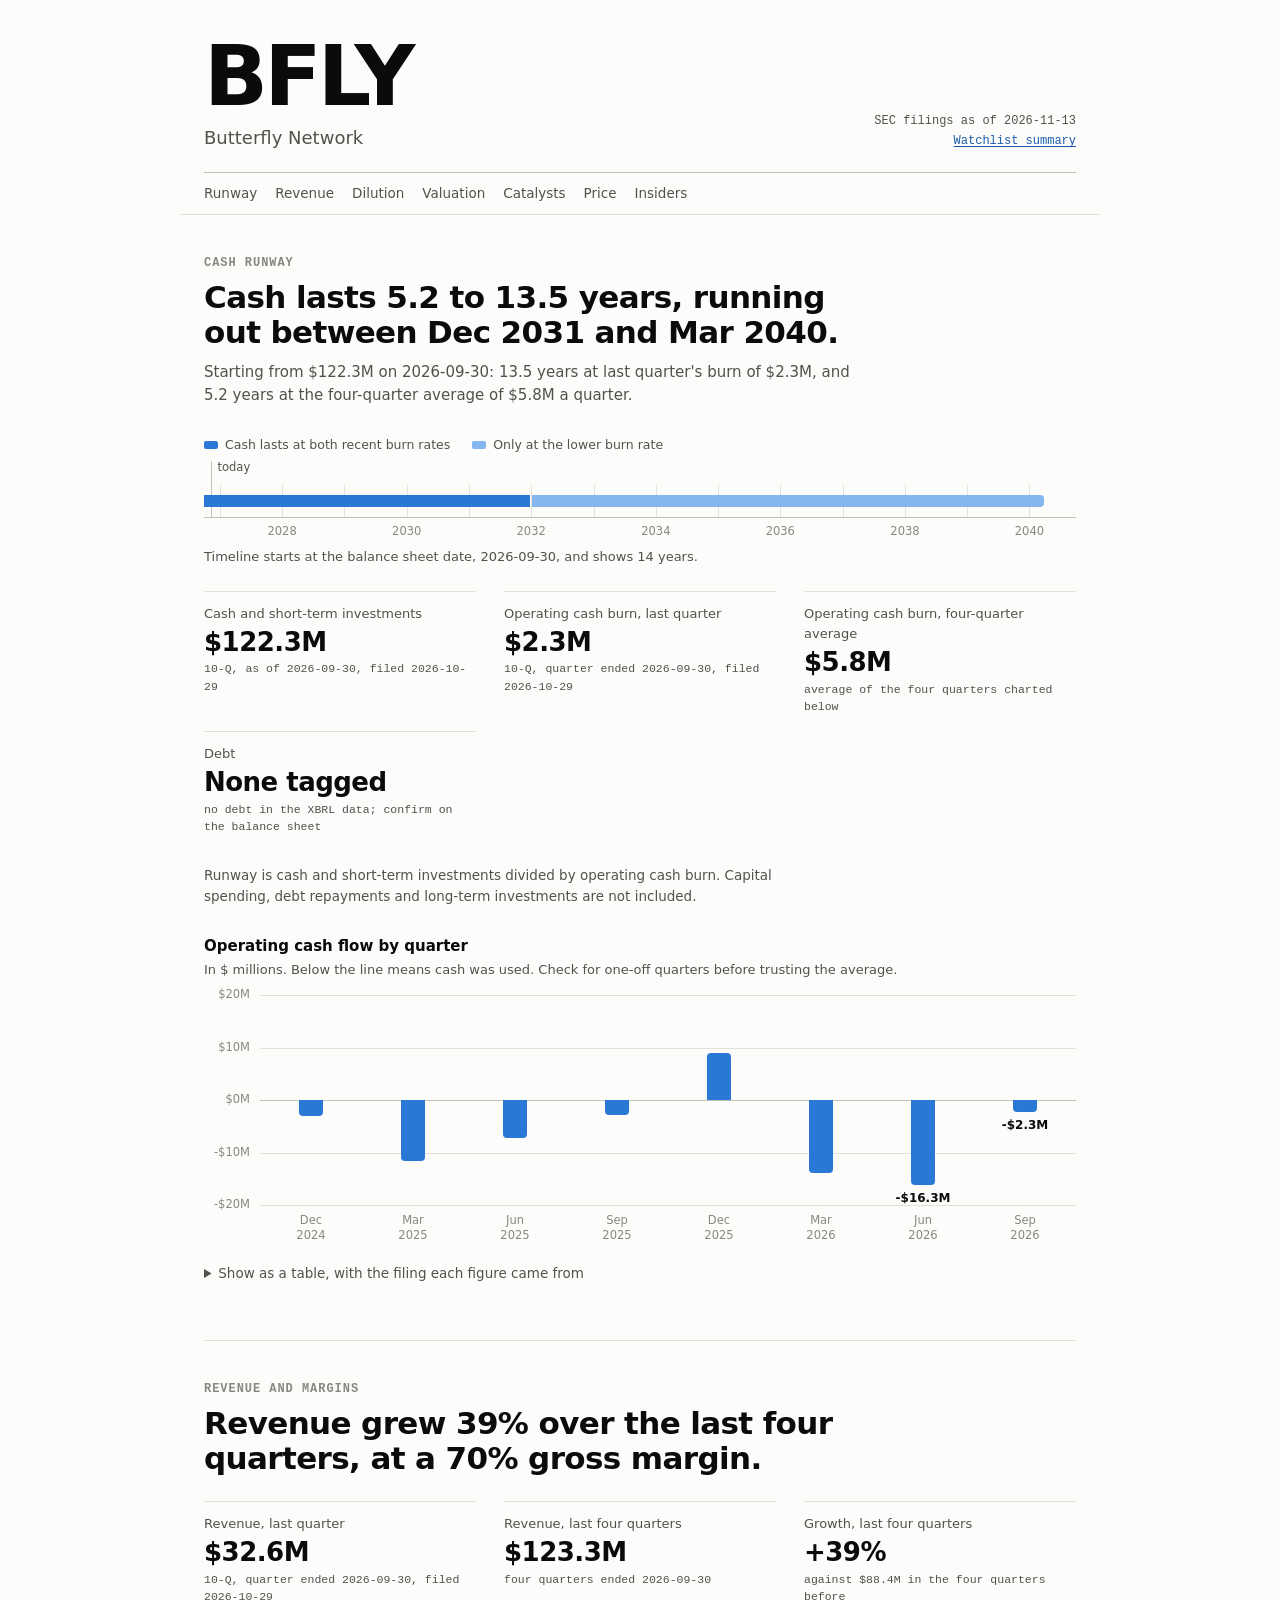
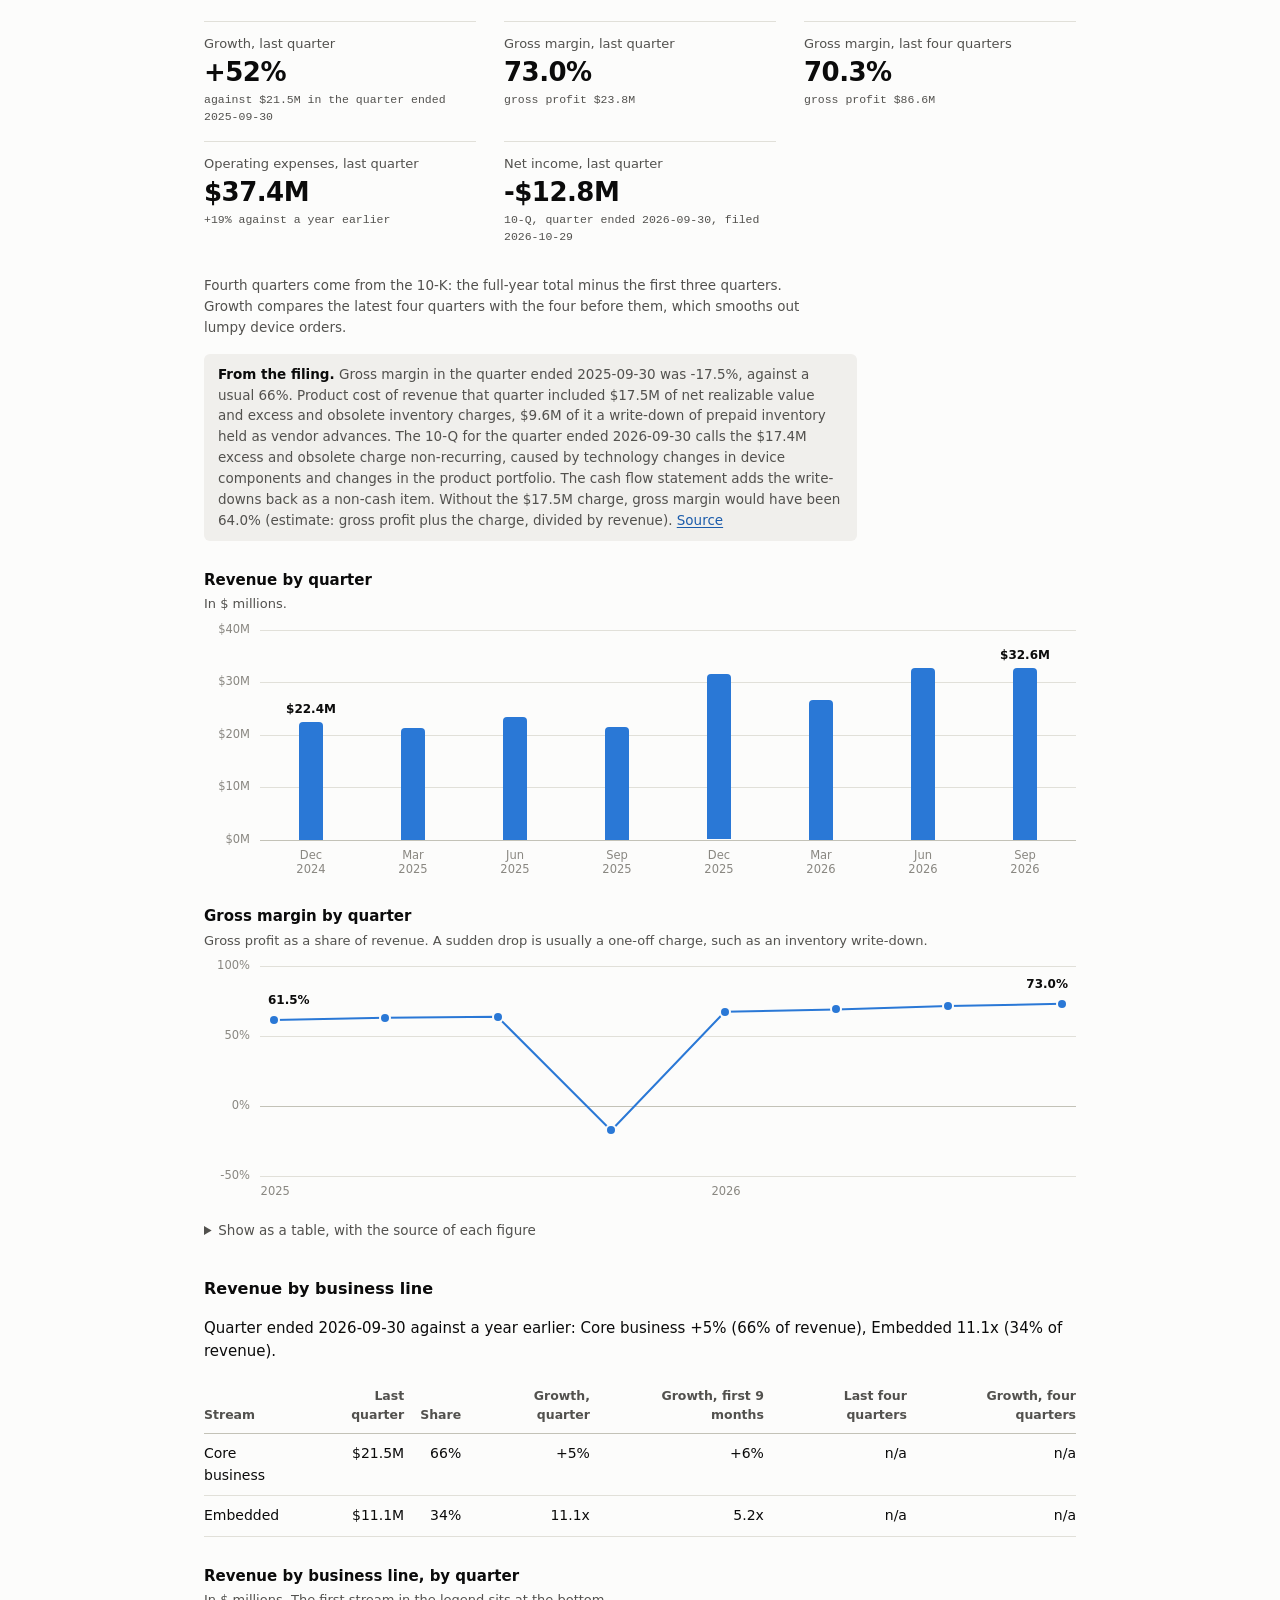
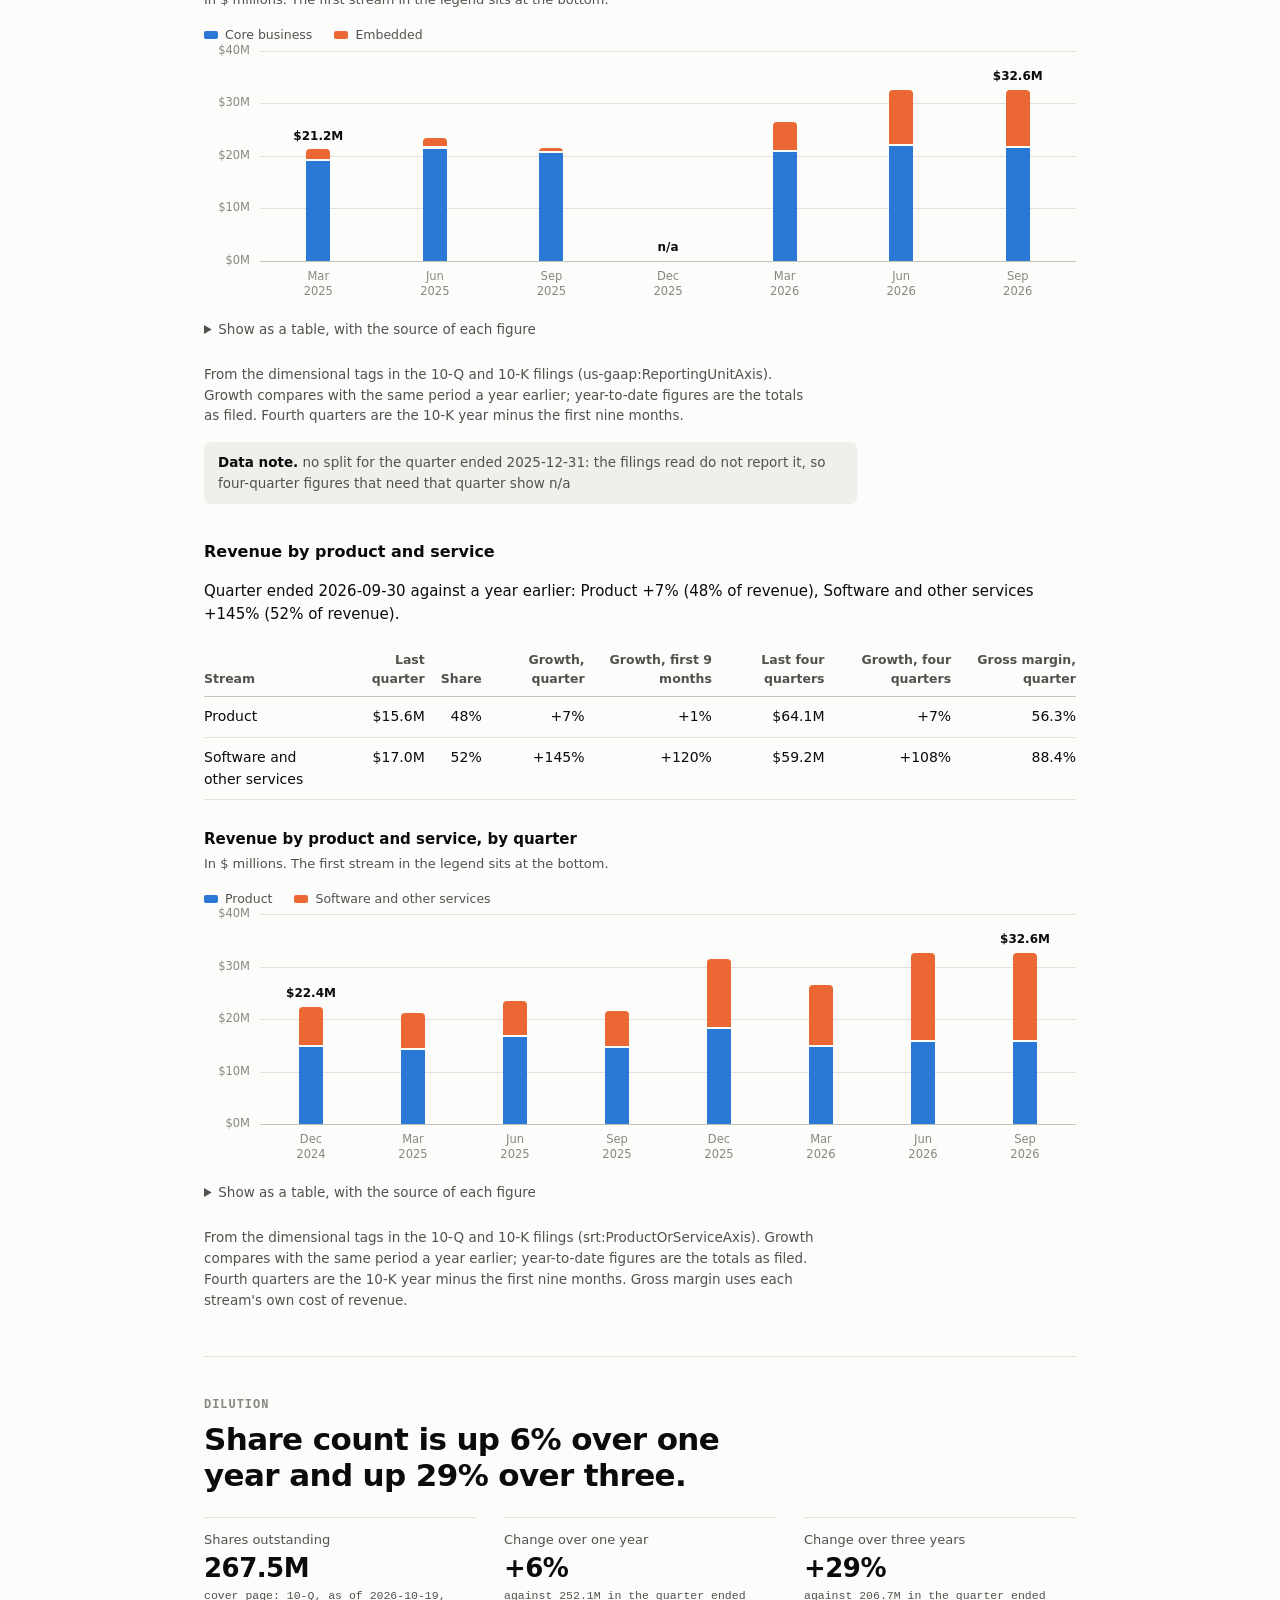
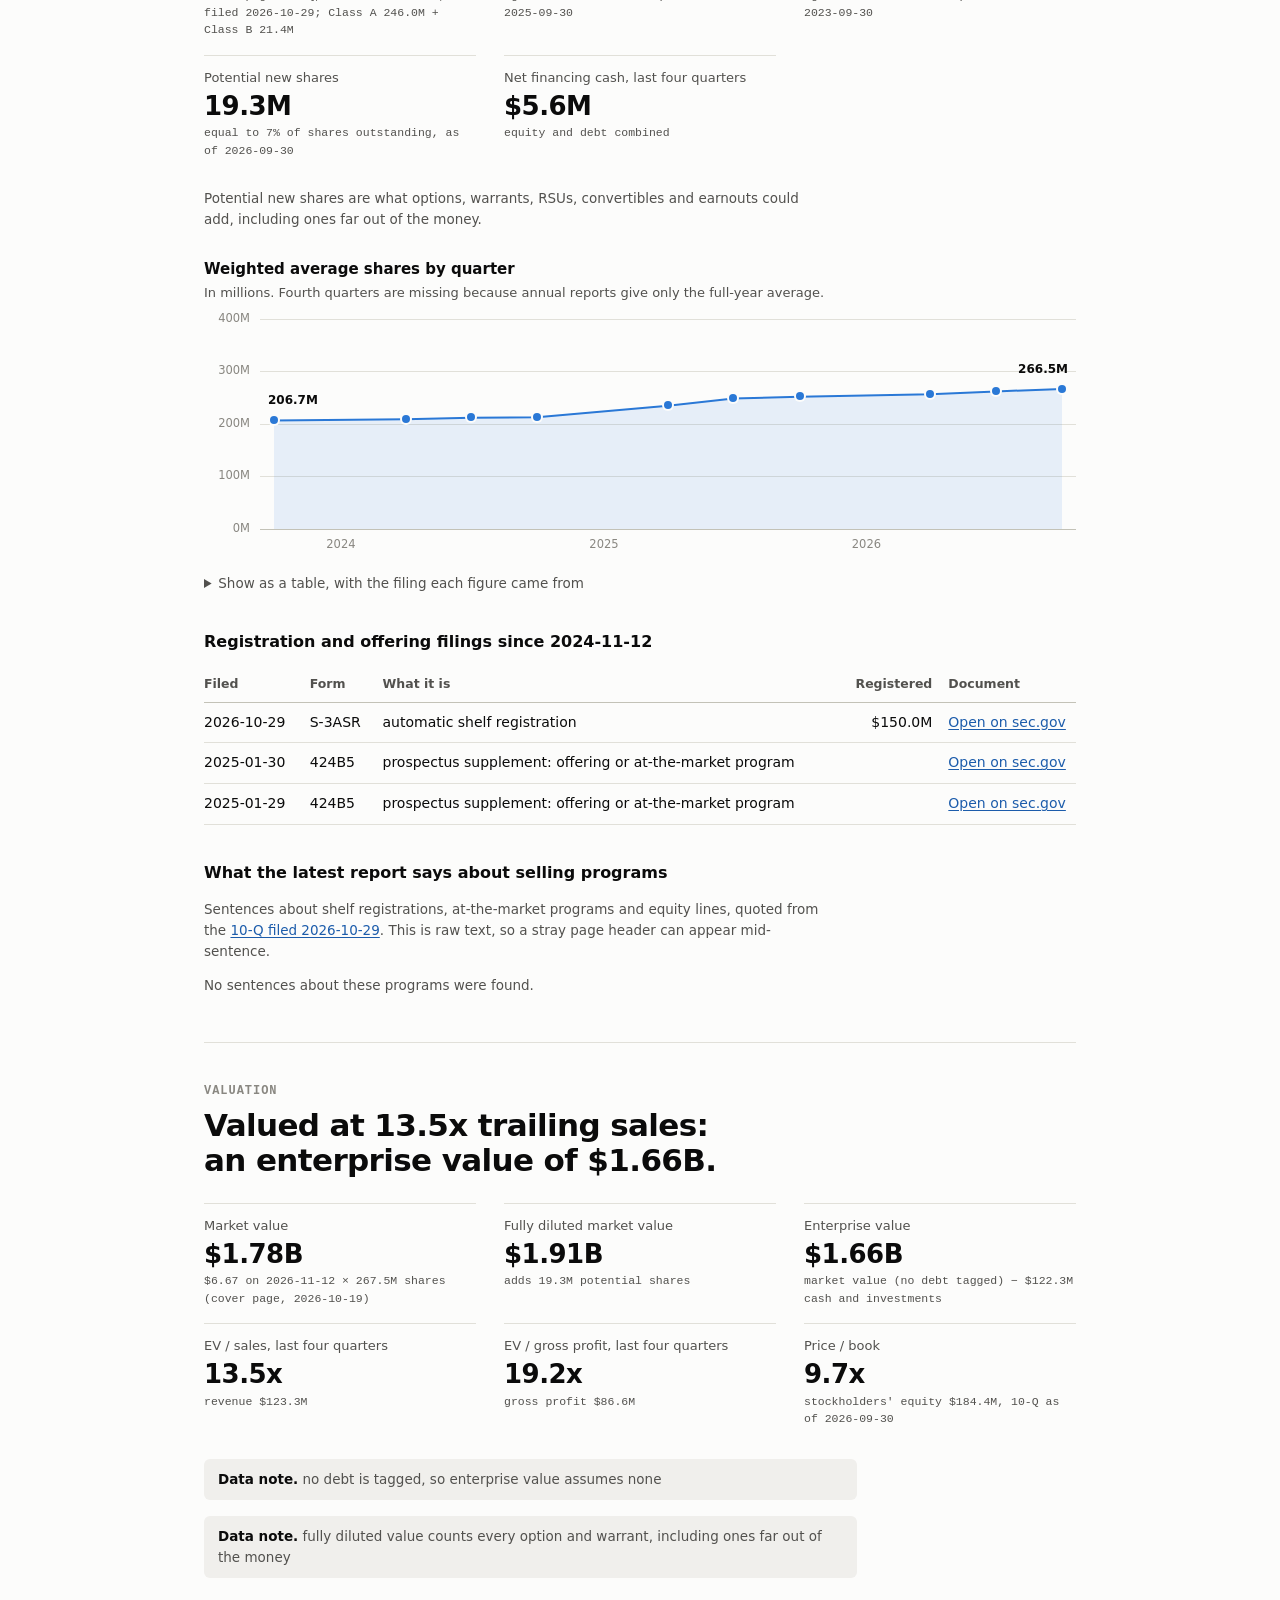
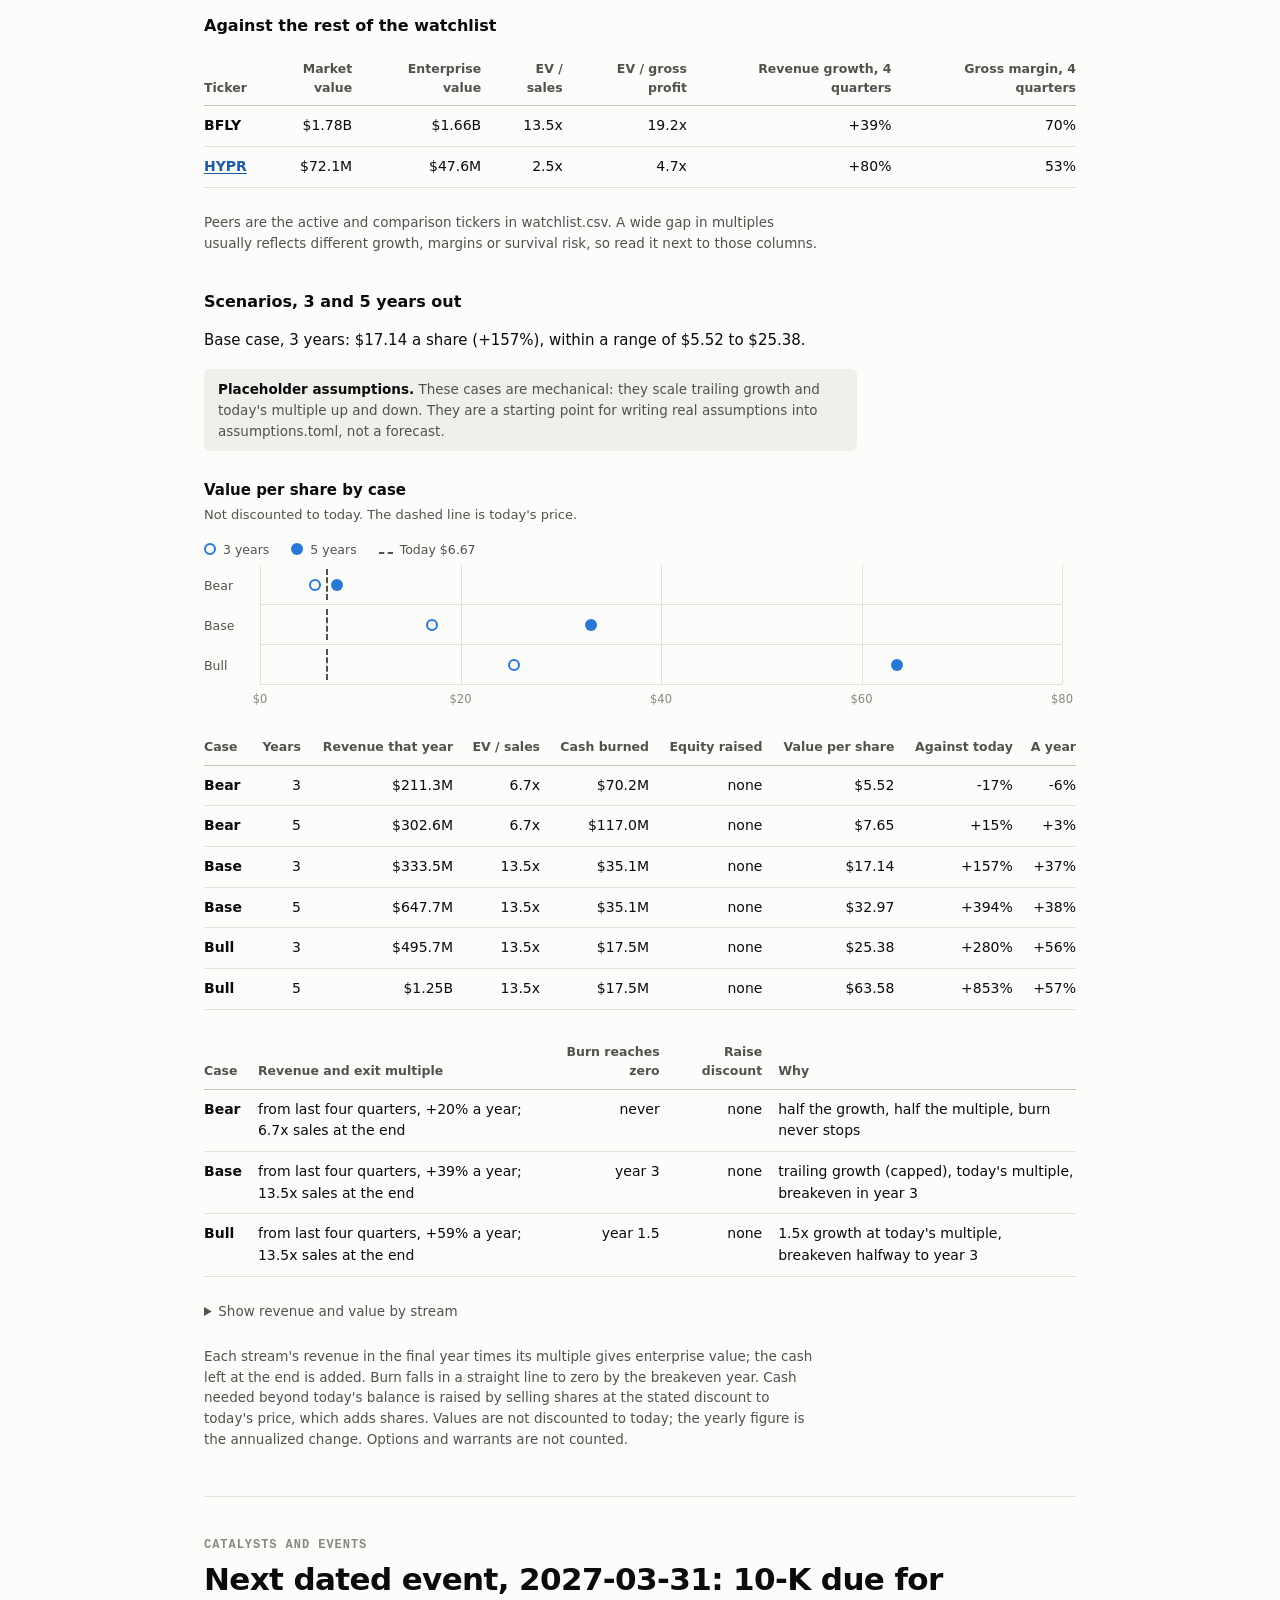
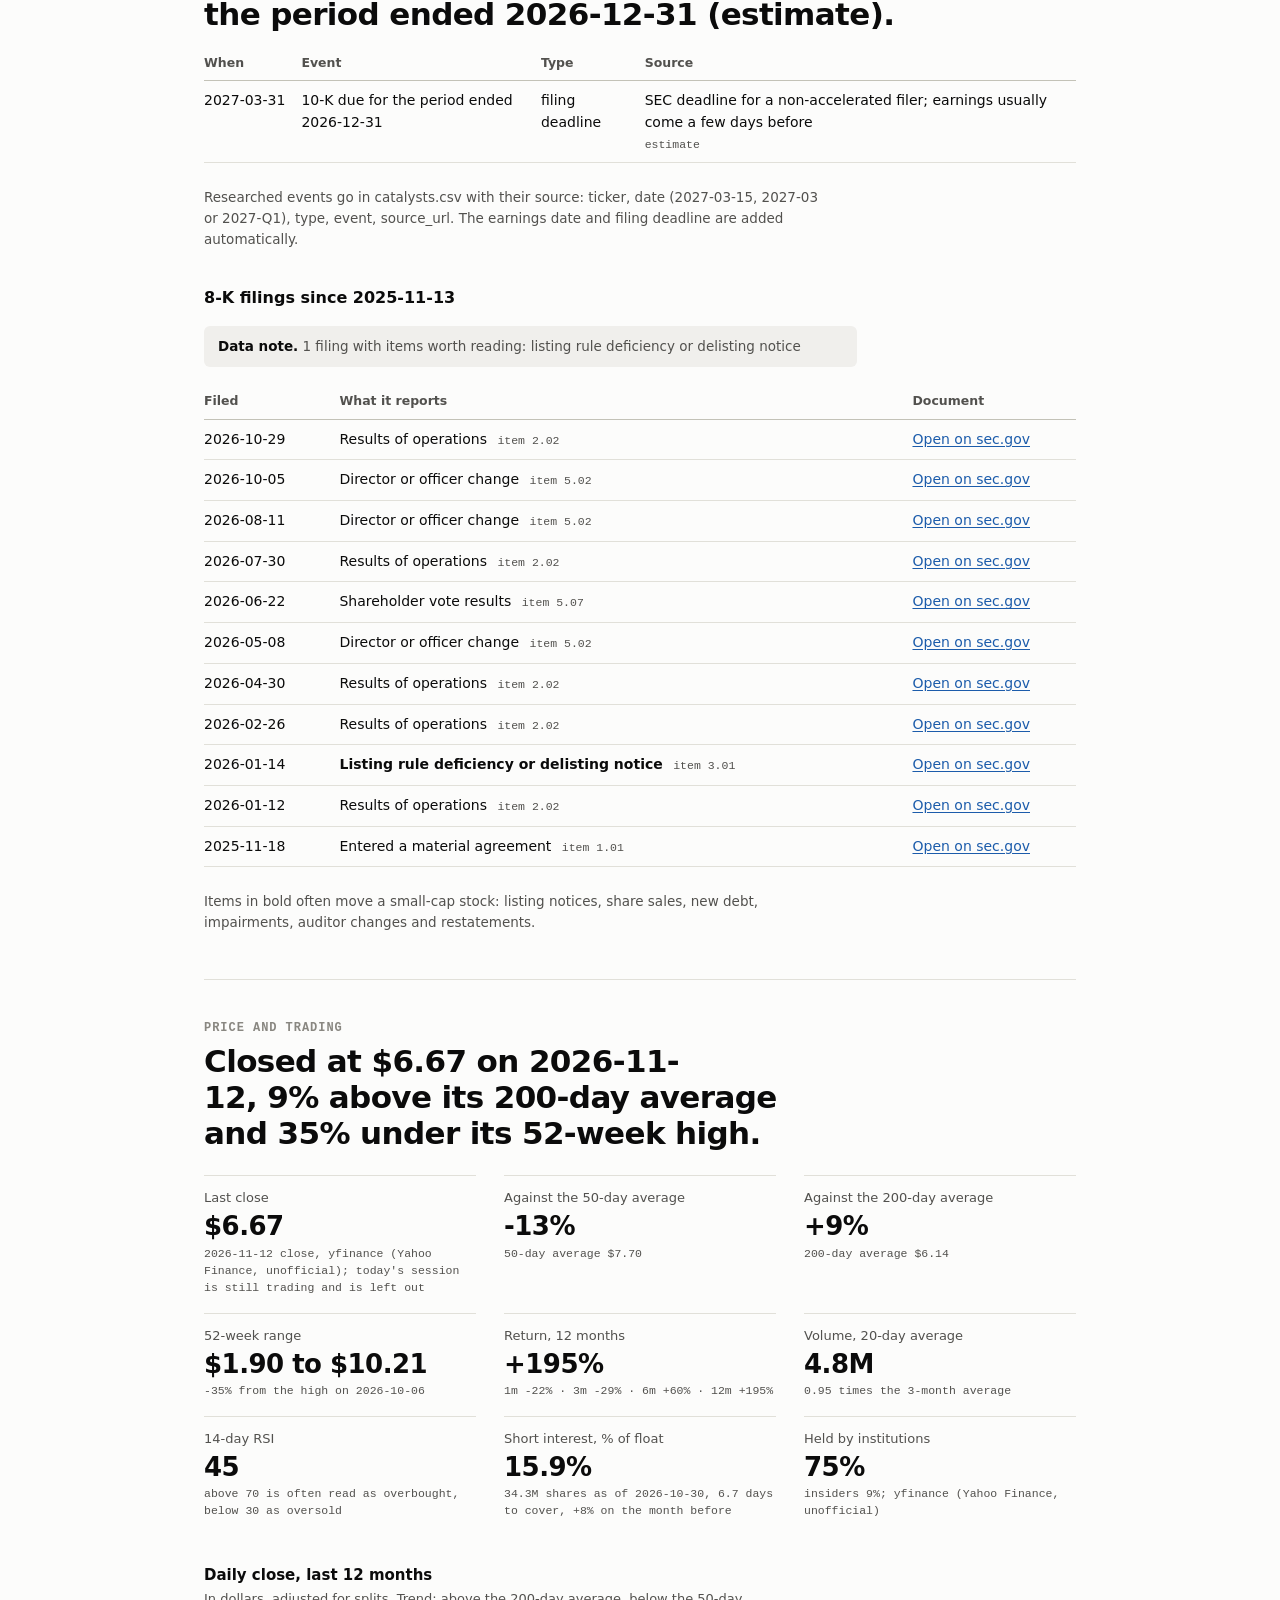
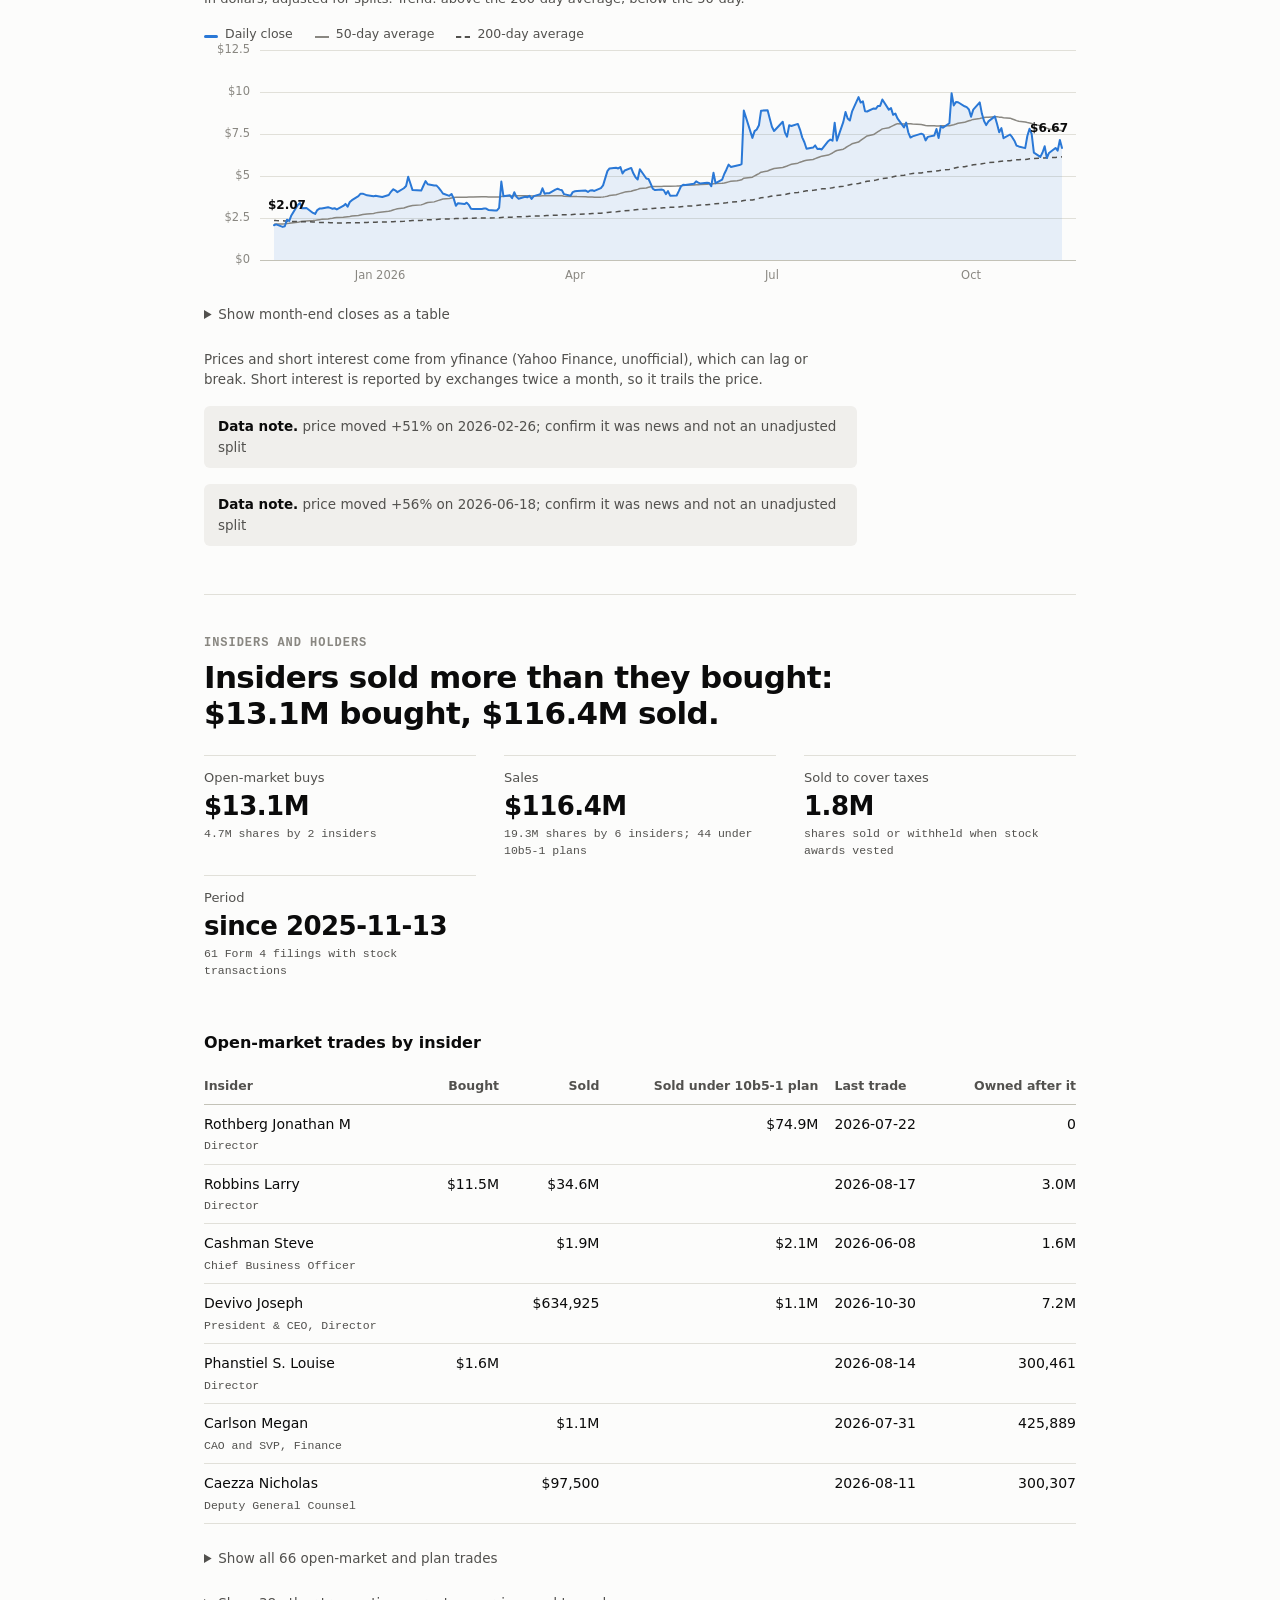
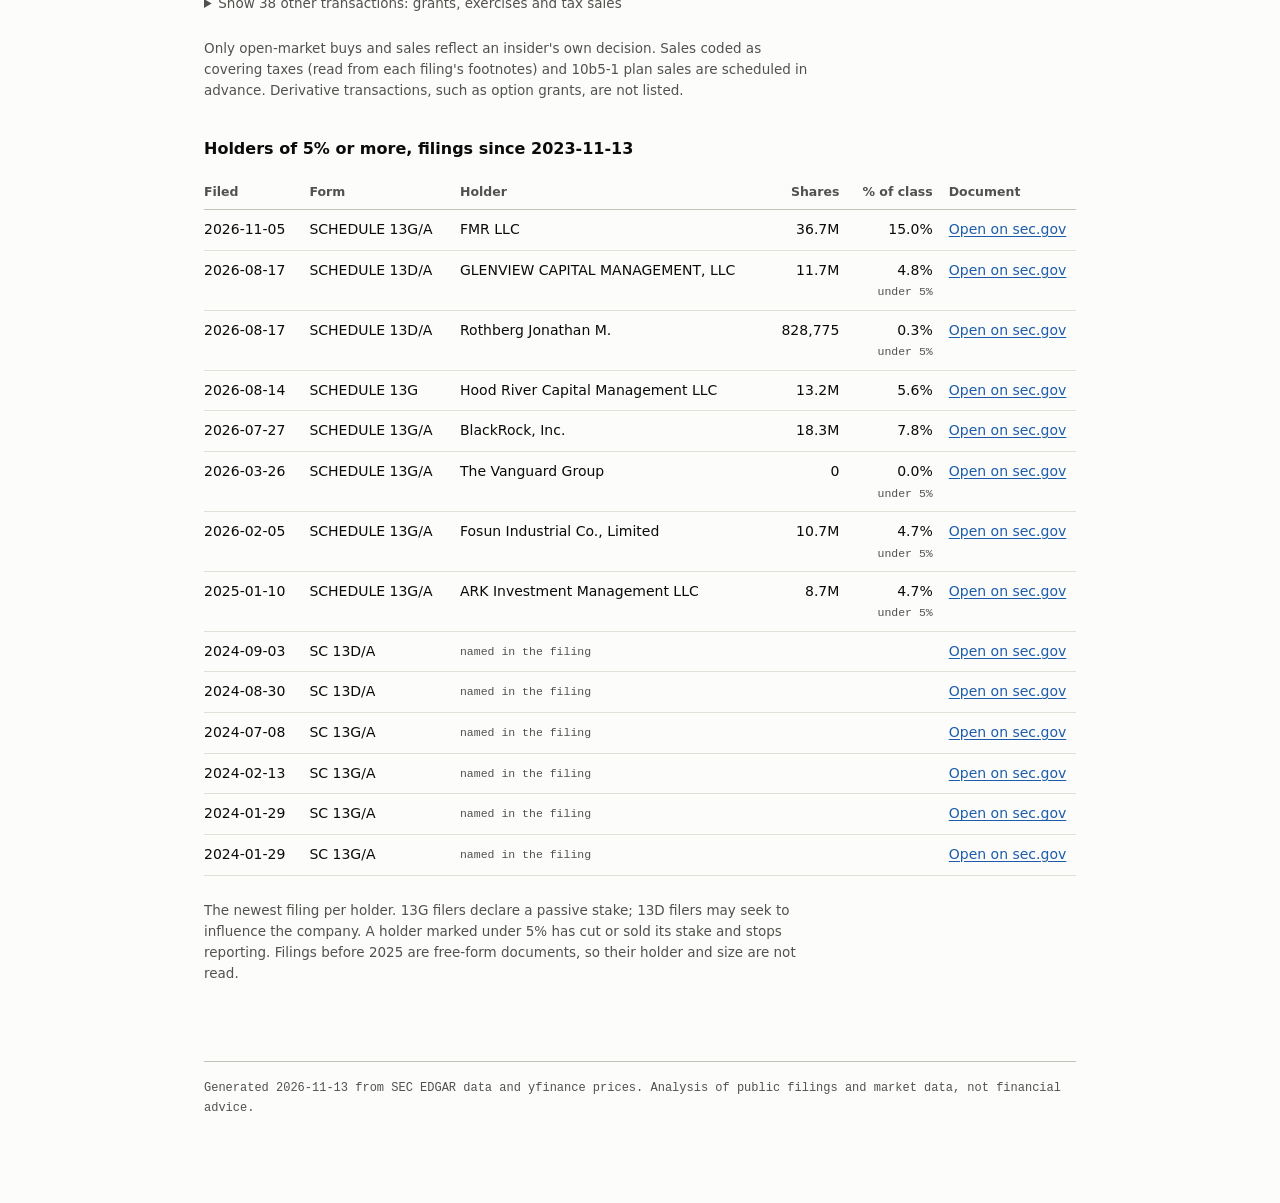
<file: reports/BFLY/2026-11-13.html>
<!doctype html>
<html lang="en">
<head>
<meta charset="utf-8">
<meta name="viewport" content="width=device-width, initial-scale=1">
<title>BFLY report, 2026-11-13</title>
<style>
/* Colour roles. Chart blues were checked with the dataviz palette validator in both modes. */
:root {
  color-scheme: light;
  --surface: #fcfcfb;
  --wash: #f0efec;
  --ink: #0b0b0b;
  --ink-2: #52514e;
  --muted: #898781;
  --grid: #e1e0d9;
  --axis: #c3c2b7;
  --series: #2a78d6;
  --series-pale: #86b6ef;
  /* Categorical slots for stacked series, in fixed order (validated together, both modes). */
  --cat-1: #2a78d6;
  --cat-2: #eb6834;
  --cat-3: #1baf7a;
  --link: #1c5cab;
  --sans: system-ui, -apple-system, "Segoe UI", sans-serif;
  --mono: ui-monospace, "Cascadia Mono", Consolas, "SF Mono", monospace;
}
@media (prefers-color-scheme: dark) {
  :root {
    color-scheme: dark;
    --surface: #1a1a19;
    --wash: #2c2c2a;
    --ink: #f0efec;
    --ink-2: #c3c2b7;
    --muted: #898781;
    --grid: #2c2c2a;
    --axis: #44443f;
    --series: #3987e5;
    --series-pale: #184f95;
    --cat-1: #3987e5;
    --cat-2: #d95926;
    --cat-3: #199e70;
    --link: #86b6ef;
  }
}

* { box-sizing: border-box; }
body {
  margin: 0;
  background: var(--surface);
  color: var(--ink);
  font: 15px/1.55 var(--sans);
  -webkit-text-size-adjust: 100%;
}
main { max-width: 920px; margin: 0 auto; padding: 40px 24px 80px; }
a { color: var(--link); text-underline-offset: 2px; }
a:focus-visible, [tabindex]:focus-visible {
  outline: 2px solid var(--series);
  outline-offset: 2px;
  border-radius: 2px;
}

/* Masthead: the ticker is the page's identity. */
.masthead {
  display: flex;
  flex-wrap: wrap;
  align-items: flex-end;
  justify-content: space-between;
  gap: 12px 24px;
  padding-bottom: 20px;
  border-bottom: 1px solid var(--axis);
}
.wordmark {
  margin: 0;
  font-size: clamp(46px, 10vw, 84px);
  line-height: 0.88;
  font-weight: 800;
  letter-spacing: -0.045em;
}
.company { margin: 10px 0 0; font-size: 18px; color: var(--ink-2); }
.meta { margin: 0; font: 12px/1.7 var(--mono); color: var(--ink-2); text-align: right; }

/* Section links: sticky so any section is one click away on a long page. */
.toc {
  position: sticky;
  top: 0;
  z-index: 5;
  display: flex;
  flex-wrap: wrap;
  gap: 2px 18px;
  margin: 0 -24px;
  padding: 10px 24px;
  background: var(--surface);
  border-bottom: 1px solid var(--grid);
  font-size: 13.5px;
}
.toc a { color: var(--ink-2); text-decoration: none; }
.toc a:hover { color: var(--ink); text-decoration: underline; }
.block { padding: 40px 0 8px; scroll-margin-top: 48px; }
.block + .block { border-top: 1px solid var(--grid); margin-top: 24px; }
.eyebrow {
  margin: 0 0 8px;
  font: 600 12px/1.4 var(--mono);
  letter-spacing: 0.08em;
  text-transform: uppercase;
  color: var(--muted);
}
h2 {
  margin: 0 0 10px;
  max-width: 26em;
  font-size: clamp(23px, 3.6vw, 31px);
  line-height: 1.15;
  font-weight: 700;
  letter-spacing: -0.02em;
  text-wrap: balance;
}
h3 { margin: 36px 0 10px; font-size: 16px; font-weight: 650; }
.lede { margin: 0 0 8px; max-width: 68ch; color: var(--ink-2); }
.small { font-size: 13.5px; color: var(--ink-2); max-width: 72ch; }

/* Figures with their source underneath. */
.stats {
  display: grid;
  grid-template-columns: repeat(auto-fit, minmax(200px, 1fr));
  gap: 0 28px;
  margin: 24px 0 8px;
}
.stat { padding: 12px 0 16px; border-top: 1px solid var(--grid); }
.stat dt { font-size: 13px; color: var(--ink-2); }
.stat dd { margin: 2px 0 0; }
.stat .value { display: block; font-size: 26px; line-height: 1.25; font-weight: 650; letter-spacing: -0.02em; }
.src { display: block; margin-top: 2px; font: 11.5px/1.5 var(--mono); color: var(--ink-2); }

.tag { margin-left: 6px; font: 11.5px/1.5 var(--mono); color: var(--ink-2); white-space: nowrap; }

.note {
  margin: 16px 0;
  padding: 10px 14px;
  max-width: 76ch;
  border-radius: 6px;
  background: var(--wash);
  font-size: 13.5px;
  color: var(--ink-2);
}
.note strong { color: var(--ink); font-weight: 650; }

/* Tables */
.table-wrap { overflow-x: auto; margin: 12px 0 24px; }
table { width: 100%; border-collapse: collapse; font-size: 14px; }
th {
  padding: 8px 16px 8px 0;
  border-bottom: 1px solid var(--axis);
  font-size: 12.5px;
  font-weight: 600;
  color: var(--ink-2);
  text-align: left;
  vertical-align: bottom;
}
td { padding: 9px 16px 9px 0; border-bottom: 1px solid var(--grid); vertical-align: top; }
th:last-child, td:last-child { padding-right: 0; }
.num { text-align: right; font-variant-numeric: tabular-nums; white-space: nowrap; }
th.num { white-space: normal; }
td.ticker { font-weight: 700; }
td.date, td.form { white-space: nowrap; font-variant-numeric: tabular-nums; }
details { margin: 4px 0 24px; }
summary { cursor: pointer; font-size: 13.5px; color: var(--ink-2); }

.quotes { list-style: none; margin: 14px 0; padding: 0; max-width: 76ch; }
.quotes li {
  margin-bottom: 10px;
  padding: 2px 0 2px 16px;
  border-left: 2px solid var(--grid);
  font-size: 14.5px;
  color: var(--ink-2);
}

footer {
  margin-top: 56px;
  padding-top: 16px;
  border-top: 1px solid var(--axis);
  font: 12px/1.7 var(--mono);
  color: var(--ink-2);
}
footer p { margin: 0 0 4px; }

/* Charts */
.chart { margin: 28px 0 20px; }
.chart figcaption { margin-bottom: 14px; }
.chart figcaption strong { display: block; font-size: 15px; font-weight: 650; }
.chart figcaption span, .chart-foot { font-size: 13px; color: var(--ink-2); }
.chart-foot { margin: 8px 0 0; }
.plot { display: grid; grid-template-columns: 56px 1fr; height: 210px; }
.yaxis, .area { position: relative; }
.yaxis span {
  position: absolute;
  right: 10px;
  transform: translateY(-50%);
  font-size: 11.5px;
  font-variant-numeric: tabular-nums;
  white-space: nowrap;
  color: var(--muted);
}
.gridline { position: absolute; left: 0; right: 0; height: 1px; background: var(--grid); }
.gridline.zero { background: var(--axis); }

.cols { position: absolute; inset: 0; display: flex; }
.col { position: relative; flex: 1; min-width: 0; }
.bar {
  position: absolute;
  left: 50%;
  width: min(24px, 60%);
  transform: translateX(-50%);
  background: var(--series);
}
.bar.neg { border-radius: 0 0 4px 4px; }
.bar.pos { border-radius: 4px 4px 0 0; }
/* Value range: one track per case, marks on a shared horizontal axis. */
.chart.range .track { display: flex; align-items: center; height: 40px; }
.track-label { width: 56px; flex: none; font-size: 12.5px; color: var(--ink-2); }
.track-line { position: relative; flex: 1; height: 100%; margin-right: 14px; border-bottom: 1px solid var(--grid); }
.vgrid { position: absolute; top: 0; bottom: 0; width: 1px; background: var(--grid); }
.range-ref { position: absolute; top: 4px; bottom: 4px; width: 0; border-left: 2px dashed var(--ink-2); transform: translateX(-1px); }
.mark { position: absolute; top: 50%; width: 24px; height: 24px; transform: translate(-50%, -50%); border-radius: 50%; }
.mark::after {
  content: ""; position: absolute; left: 50%; top: 50%; width: 12px; height: 12px;
  transform: translate(-50%, -50%); border-radius: 50%; box-sizing: border-box;
}
.mark.disc::after { background: var(--series); box-shadow: 0 0 0 2px var(--surface); }
.mark.ring::after { background: var(--surface); border: 2.5px solid var(--series); }
.mark:hover::after, .mark:focus-visible::after { width: 15px; height: 15px; }
.range-axis { position: relative; height: 24px; margin: 0 14px 0 56px; }
.range-axis span { position: absolute; top: 6px; transform: translateX(-50%); font-size: 11.5px; color: var(--muted); }
.sw.mark-key { width: 12px; height: 12px; border-radius: 50%; vertical-align: -1px; }
.sw.mark-key.disc { background: var(--series); }
.sw.mark-key.ring { border: 2.5px solid var(--series); background: transparent; }

/* Stacked columns: categorical colours by series, a 2px surface gap between segments. */
.bar.seg { border-radius: 0; }
.bar.seg.topmost { border-radius: 4px 4px 0 0; }
.bar.seg:not(.lowest) { border-bottom: 2px solid var(--surface); }
.c1 { background: var(--cat-1); }
.c2 { background: var(--cat-2); }
.c3 { background: var(--cat-3); }
.col:hover .bar, .col:focus-visible .bar, .fill:hover, .fill:focus-visible { filter: brightness(1.14); }
.val {
  position: absolute;
  left: 50%;
  transform: translateX(-50%);
  font-size: 12px;
  font-weight: 600;
  white-space: nowrap;
}
.xaxis { display: flex; margin-left: 56px; padding-top: 8px; }
.xaxis span { flex: 1; min-width: 0; text-align: center; font-size: 11.5px; line-height: 1.3; color: var(--muted); }
.xaxis.dated { position: relative; display: block; height: 24px; margin: 0 14px 0 70px; }
.xaxis.dated span { position: absolute; top: 8px; transform: translateX(-50%); }

.area.line { margin: 0 14px; }
.area.line .gridline { left: -14px; right: -14px; }
.area.line svg { position: absolute; inset: 0; width: 100%; height: 100%; overflow: visible; }
.line-path {
  fill: none;
  stroke: var(--series);
  stroke-width: 2;
  stroke-linejoin: round;
  stroke-linecap: round;
  vector-effect: non-scaling-stroke;
}
.line-wash { fill: var(--series); opacity: 0.1; }
/* Reference lines are neutral so the series keeps the only colour; pattern tells them apart. */
.line-ref {
  fill: none;
  stroke: var(--ink-2);
  stroke-width: 1.5;
  stroke-linejoin: round;
  vector-effect: non-scaling-stroke;
}
.line-ref.dashed { stroke-dasharray: 5 4; }
.line-ref.solid { stroke: var(--muted); }
.sw.line { height: 3px; border-radius: 2px; background: var(--series); }
.sw.ref { height: 0; border-radius: 0; }
.sw.ref.dashed { border-top: 2px dashed var(--ink-2); }
.sw.ref.solid { border-top: 2px solid var(--muted); }
/* Dense lines: each point owns a vertical strip; hovering it shows a marker. */
.slice { position: absolute; top: 0; bottom: 0; }
.slice i { position: absolute; display: none; width: 10px; height: 10px; margin: -5px 0 0 -5px;
  border-radius: 50%; background: var(--series); box-shadow: 0 0 0 2px var(--surface); }
.slice:hover i { display: block; }
.slice:hover::before { content: ""; position: absolute; top: 0; bottom: 0; left: 50%; width: 1px; background: var(--axis); }
.dot { position: absolute; width: 24px; height: 24px; transform: translate(-50%, -50%); border-radius: 50%; }
.dot::after {
  content: "";
  position: absolute;
  inset: 8px;
  border-radius: 50%;
  background: var(--series);
  box-shadow: 0 0 0 2px var(--surface);
}
.dot:hover::after, .dot:focus-visible::after { inset: 6px; }
.pt-label { position: absolute; transform: translateY(-100%); font-size: 12px; font-weight: 600; white-space: nowrap; }
.pt-label.first { left: -6px; }
.pt-label.last { right: -6px; }

/* Runway strip */
.legend { display: flex; flex-wrap: wrap; gap: 4px 22px; margin-bottom: 6px; font-size: 12.5px; color: var(--ink-2); }
.sw { display: inline-block; width: 14px; height: 8px; margin-right: 7px; border-radius: 2px; }
.sw.solid, .fill.solid { background: var(--series); }
.sw.pale, .fill.pale { background: var(--series-pale); }
.strip-body { position: relative; padding-top: 24px; --name-w: 0px; }
.strip-body.named { --name-w: 68px; }
.strip-grid { position: absolute; top: 0; bottom: 22px; left: var(--name-w); right: 0; }
.strip-grid i { position: absolute; top: 24px; bottom: 0; width: 1px; background: var(--grid); }
.strip-grid i.today { top: 0; background: var(--axis); }
.strip-grid i.today span {
  position: absolute;
  top: -2px;
  left: 6px;
  font-size: 11.5px;
  font-style: normal;
  color: var(--ink-2);
}
.strip-row {
  position: relative;
  display: grid;
  grid-template-columns: var(--name-w) 1fr;
  align-items: end;
  padding: 10px 0;
}
.strip-name { font-size: 15px; font-weight: 700; line-height: 14px; }
.strip-text { margin: 0 0 6px; font-size: 14px; }
.strip-text span { padding-right: 8px; background: var(--surface); }
.track { position: relative; height: 12px; }
.fill { position: absolute; top: 0; bottom: 0; }
.fill.end { border-radius: 0 4px 4px 0; }
.strip-axis { position: relative; height: 22px; margin-left: var(--name-w); border-top: 1px solid var(--axis); }
.strip-axis span { position: absolute; top: 5px; transform: translateX(-50%); font-size: 11.5px; color: var(--muted); }

/* Hover readout: value first, then what it is, then where it came from. */
.tip {
  position: fixed;
  z-index: 10;
  max-width: 260px;
  padding: 8px 11px;
  border-radius: 6px;
  background: var(--ink);
  color: var(--surface);
  font-size: 12.5px;
  line-height: 1.4;
  pointer-events: none;
  box-shadow: 0 4px 14px rgba(0, 0, 0, 0.18);
}
.tip[hidden] { display: none; }
.tip-value { font-size: 15px; font-weight: 650; }
.tip-detail { margin-top: 2px; font: 11px/1.4 var(--mono); opacity: 0.75; }

@media (max-width: 560px) {
  main { padding: 28px 16px 64px; }
  .toc { margin: 0 -16px; padding: 8px 16px; gap: 2px 14px; }
  .meta { text-align: left; }
  .plot { grid-template-columns: 46px 1fr; }
  .xaxis { margin-left: 46px; }
  .xaxis.dated { margin-left: 60px; }
  .strip-body.named { --name-w: 54px; }
}
@media print {
  .tip { display: none; }
  details > *:not(summary) { display: block; }
}
</style>
</head>
<body>
<main>
<header class="masthead"><div><h1 class="wordmark">BFLY</h1><p class="company">Butterfly Network</p></div><p class="meta">SEC filings as of 2026-11-13<br><a href="../index.html">Watchlist summary</a></p></header>
<nav class="toc" aria-label="Sections"><a href="#runway">Runway</a><a href="#revenue">Revenue</a><a href="#dilution">Dilution</a><a href="#valuation">Valuation</a><a href="#catalysts">Catalysts</a><a href="#price">Price</a><a href="#ownership">Insiders</a></nav>
<section class="block" id="runway"><p class="eyebrow">Cash runway</p><h2>Cash lasts 5.2 to 13.5 years, running out between Dec 2031 and Mar 2040.</h2><p class="lede">Starting from $122.3M on 2026-09-30: 13.5 years at last quarter&#x27;s burn of $2.3M, and 5.2 years at the four-quarter average of $5.8M a quarter.</p><figure class="chart strip"><div class="legend"><span><i class="sw solid"></i>Cash lasts at both recent burn rates</span><span><i class="sw pale"></i>Only at the lower burn rate</span></div><div class="strip-body"><div class="strip-grid"><i style="left:1.82%"></i><i style="left:8.96%"></i><i style="left:16.11%"></i><i style="left:23.25%"></i><i style="left:30.39%"></i><i style="left:37.52%"></i><i style="left:44.68%"></i><i style="left:51.82%"></i><i style="left:58.96%"></i><i style="left:66.09%"></i><i style="left:73.25%"></i><i style="left:80.39%"></i><i style="left:87.52%"></i><i style="left:94.66%"></i><i class="today" style="left:0.86%"><span>today</span></i></div><div class="strip-row"><div class="strip-name"></div><div class="strip-main"><div class="track"><span class="fill solid" style="left:0.00%;width:37.33%" tabindex="0" data-tip="Cash lasts at both burn rates|to Dec 2031|"></span><span class="fill pale end" style="left:calc(37.33% + 2px);width:calc(59.03% - 2px)" tabindex="0" data-tip="Only at the lower burn rate|to Mar 2040|"></span></div></div></div><div class="strip-axis"><span style="left:8.96%">2028</span><span style="left:23.25%">2030</span><span style="left:37.52%">2032</span><span style="left:51.82%">2034</span><span style="left:66.09%">2036</span><span style="left:80.39%">2038</span><span style="left:94.66%">2040</span></div></div><p class="chart-foot">Timeline starts at the balance sheet date, 2026-09-30, and shows 14 years.</p></figure><dl class="stats"><div class="stat"><dt>Cash and short-term investments</dt><dd><span class="value">$122.3M</span><span class="src">10-Q, as of 2026-09-30, filed 2026-10-29</span></dd></div><div class="stat"><dt>Operating cash burn, last quarter</dt><dd><span class="value">$2.3M</span><span class="src">10-Q, quarter ended 2026-09-30, filed 2026-10-29</span></dd></div><div class="stat"><dt>Operating cash burn, four-quarter average</dt><dd><span class="value">$5.8M</span><span class="src">average of the four quarters charted below</span></dd></div><div class="stat"><dt>Debt</dt><dd><span class="value">None tagged</span><span class="src">no debt in the XBRL data; confirm on the balance sheet</span></dd></div></dl><p class="small">Runway is cash and short-term investments divided by operating cash burn. Capital spending, debt repayments and long-term investments are not included.</p><figure class="chart"><figcaption><strong>Operating cash flow by quarter</strong><span>In $ millions. Below the line means cash was used. Check for one-off quarters before trusting the average.</span></figcaption><div class="plot"><div class="yaxis"><span style="top:100.00%">-$20M</span><span style="top:75.00%">-$10M</span><span style="top:50.00%">$0M</span><span style="top:25.00%">$10M</span><span style="top:0.00%">$20M</span></div><div class="area"><i class="gridline" style="top:100.00%"></i><i class="gridline" style="top:75.00%"></i><i class="gridline zero" style="top:50.00%"></i><i class="gridline" style="top:25.00%"></i><i class="gridline" style="top:0.00%"></i><div class="cols"><div class="col" tabindex="0" data-tip="Quarter ended 2024-12-31|-$3.1M|10-K filed 2026-02-27"><b class="bar neg" style="top:50.00%;height:7.80%"></b></div><div class="col" tabindex="0" data-tip="Quarter ended 2025-03-31|-$11.7M|10-Q filed 2026-04-30"><b class="bar neg" style="top:50.00%;height:29.19%"></b></div><div class="col" tabindex="0" data-tip="Quarter ended 2025-06-30|-$7.2M|10-Q filed 2026-07-30"><b class="bar neg" style="top:50.00%;height:17.92%"></b></div><div class="col" tabindex="0" data-tip="Quarter ended 2025-09-30|-$2.9M|10-Q filed 2026-10-29"><b class="bar neg" style="top:50.00%;height:7.22%"></b></div><div class="col" tabindex="0" data-tip="Quarter ended 2025-12-31|$9.0M|10-K filed 2026-02-27"><b class="bar pos" style="top:27.42%;height:22.58%"></b></div><div class="col" tabindex="0" data-tip="Quarter ended 2026-03-31|-$13.9M|10-Q filed 2026-04-30"><b class="bar neg" style="top:50.00%;height:34.73%"></b></div><div class="col" tabindex="0" data-tip="Quarter ended 2026-06-30|-$16.3M|10-Q filed 2026-07-30"><b class="bar neg" style="top:50.00%;height:40.67%"></b><span class="val" style="top:calc(90.67% + 4px)">-$16.3M</span></div><div class="col" tabindex="0" data-tip="Quarter ended 2026-09-30|-$2.3M|10-Q filed 2026-10-29"><b class="bar neg" style="top:50.00%;height:5.66%"></b><span class="val" style="top:calc(55.66% + 4px)">-$2.3M</span></div></div></div></div><div class="xaxis"><span>Dec<br>2024</span><span>Mar<br>2025</span><span>Jun<br>2025</span><span>Sep<br>2025</span><span>Dec<br>2025</span><span>Mar<br>2026</span><span>Jun<br>2026</span><span>Sep<br>2026</span></div></figure><details><summary>Show as a table, with the filing each figure came from</summary><div class="table-wrap"><table><thead><tr><th class="date">Quarter ended</th><th class="num">Operating cash flow</th><th class="">Reported in</th></tr></thead><tbody><tr><td class="date">2026-09-30</td><td class="num">-$2.3M</td><td class="">10-Q filed 2026-10-29</td></tr><tr><td class="date">2026-06-30</td><td class="num">-$16.3M</td><td class="">10-Q filed 2026-07-30</td></tr><tr><td class="date">2026-03-31</td><td class="num">-$13.9M</td><td class="">10-Q filed 2026-04-30</td></tr><tr><td class="date">2025-12-31</td><td class="num">$9.0M</td><td class="">10-K filed 2026-02-27</td></tr><tr><td class="date">2025-09-30</td><td class="num">-$2.9M</td><td class="">10-Q filed 2026-10-29</td></tr><tr><td class="date">2025-06-30</td><td class="num">-$7.2M</td><td class="">10-Q filed 2026-07-30</td></tr><tr><td class="date">2025-03-31</td><td class="num">-$11.7M</td><td class="">10-Q filed 2026-04-30</td></tr><tr><td class="date">2024-12-31</td><td class="num">-$3.1M</td><td class="">10-K filed 2026-02-27</td></tr></tbody></table></div></details></section>
<section class="block" id="revenue"><p class="eyebrow">Revenue and margins</p><h2>Revenue grew 39% over the last four quarters, at a 70% gross margin.</h2><dl class="stats"><div class="stat"><dt>Revenue, last quarter</dt><dd><span class="value">$32.6M</span><span class="src">10-Q, quarter ended 2026-09-30, filed 2026-10-29</span></dd></div><div class="stat"><dt>Revenue, last four quarters</dt><dd><span class="value">$123.3M</span><span class="src">four quarters ended 2026-09-30</span></dd></div><div class="stat"><dt>Growth, last four quarters</dt><dd><span class="value">+39%</span><span class="src">against $88.4M in the four quarters before</span></dd></div><div class="stat"><dt>Growth, last quarter</dt><dd><span class="value">+52%</span><span class="src">against $21.5M in the quarter ended 2025-09-30</span></dd></div><div class="stat"><dt>Gross margin, last quarter</dt><dd><span class="value">73.0%</span><span class="src">gross profit $23.8M</span></dd></div><div class="stat"><dt>Gross margin, last four quarters</dt><dd><span class="value">70.3%</span><span class="src">gross profit $86.6M</span></dd></div><div class="stat"><dt>Operating expenses, last quarter</dt><dd><span class="value">$37.4M</span><span class="src">+19% against a year earlier</span></dd></div><div class="stat"><dt>Net income, last quarter</dt><dd><span class="value">-$12.8M</span><span class="src">10-Q, quarter ended 2026-09-30, filed 2026-10-29</span></dd></div></dl><p class="small">Fourth quarters come from the 10-K: the full-year total minus the first three quarters. Growth compares the latest four quarters with the four before them, which smooths out lumpy device orders.</p><p class="note"><strong>From the filing.</strong> Gross margin in the quarter ended 2025-09-30 was -17.5%, against a usual 66%. Product cost of revenue that quarter included $17.5M of net realizable value and excess and obsolete inventory charges, $9.6M of it a write-down of prepaid inventory held as vendor advances. The 10-Q for the quarter ended 2026-09-30 calls the $17.4M excess and obsolete charge non-recurring, caused by technology changes in device components and changes in the product portfolio. The cash flow statement adds the write-downs back as a non-cash item. Without the $17.5M charge, gross margin would have been 64.0% (estimate: gross profit plus the charge, divided by revenue). <a href="https://www.sec.gov/Archives/edgar/data/1804176/000180417626000040/bfly-20260930.htm">Source</a></p><figure class="chart"><figcaption><strong>Revenue by quarter</strong><span>In $ millions.</span></figcaption><div class="plot"><div class="yaxis"><span style="top:100.00%">$0M</span><span style="top:75.00%">$10M</span><span style="top:50.00%">$20M</span><span style="top:25.00%">$30M</span><span style="top:0.00%">$40M</span></div><div class="area"><i class="gridline zero" style="top:100.00%"></i><i class="gridline" style="top:75.00%"></i><i class="gridline" style="top:50.00%"></i><i class="gridline" style="top:25.00%"></i><i class="gridline" style="top:0.00%"></i><div class="cols"><div class="col" tabindex="0" data-tip="Quarter ended 2024-12-31|$22.4M|10-K filed 2026-02-27"><b class="bar pos" style="top:44.12%;height:55.88%"></b><span class="val" style="bottom:calc(55.88% + 4px)">$22.4M</span></div><div class="col" tabindex="0" data-tip="Quarter ended 2025-03-31|$21.2M|10-Q filed 2026-04-30"><b class="bar pos" style="top:46.94%;height:53.06%"></b></div><div class="col" tabindex="0" data-tip="Quarter ended 2025-06-30|$23.4M|10-Q filed 2026-07-30"><b class="bar pos" style="top:41.54%;height:58.46%"></b></div><div class="col" tabindex="0" data-tip="Quarter ended 2025-09-30|$21.5M|10-Q filed 2026-10-29"><b class="bar pos" style="top:46.28%;height:53.72%"></b></div><div class="col" tabindex="0" data-tip="Quarter ended 2025-12-31|$31.5M|10-K filed 2026-02-27"><b class="bar pos" style="top:21.21%;height:78.78%"></b></div><div class="col" tabindex="0" data-tip="Quarter ended 2026-03-31|$26.5M|10-Q filed 2026-04-30"><b class="bar pos" style="top:33.67%;height:66.33%"></b></div><div class="col" tabindex="0" data-tip="Quarter ended 2026-06-30|$32.6M|10-Q filed 2026-07-30"><b class="bar pos" style="top:18.47%;height:81.53%"></b></div><div class="col" tabindex="0" data-tip="Quarter ended 2026-09-30|$32.6M|10-Q filed 2026-10-29"><b class="bar pos" style="top:18.51%;height:81.50%"></b><span class="val" style="bottom:calc(81.50% + 4px)">$32.6M</span></div></div></div></div><div class="xaxis"><span>Dec<br>2024</span><span>Mar<br>2025</span><span>Jun<br>2025</span><span>Sep<br>2025</span><span>Dec<br>2025</span><span>Mar<br>2026</span><span>Jun<br>2026</span><span>Sep<br>2026</span></div></figure><figure class="chart"><figcaption><strong>Gross margin by quarter</strong><span>Gross profit as a share of revenue. A sudden drop is usually a one-off charge, such as an inventory write-down.</span></figcaption><div class="plot"><div class="yaxis"><span style="top:100.00%">-50%</span><span style="top:66.67%">0%</span><span style="top:33.33%">50%</span><span style="top:0.00%">100%</span></div><div class="area line"><i class="gridline" style="top:100.00%"></i><i class="gridline zero" style="top:66.67%"></i><i class="gridline" style="top:33.33%"></i><i class="gridline" style="top:0.00%"></i><svg viewBox="0 0 100 100" preserveAspectRatio="none" aria-hidden="true"><polyline class="line-path" points="0.00,25.70 14.11,24.64 28.37,24.21 42.79,78.32 57.21,21.77 71.32,20.72 85.58,19.06 100.00,17.99"/></svg><span class="dot" style="left:0.00%;top:25.70%" tabindex="0" data-tip="Quarter ended 2024-12-31|61.5%|gross profit / revenue"></span><span class="dot" style="left:14.11%;top:24.64%" tabindex="0" data-tip="Quarter ended 2025-03-31|63.0%|gross profit / revenue"></span><span class="dot" style="left:28.37%;top:24.21%" tabindex="0" data-tip="Quarter ended 2025-06-30|63.7%|gross profit / revenue"></span><span class="dot" style="left:42.79%;top:78.32%" tabindex="0" data-tip="Quarter ended 2025-09-30|-17.5%|includes a $17.5M one-off charge"></span><span class="dot" style="left:57.21%;top:21.77%" tabindex="0" data-tip="Quarter ended 2025-12-31|67.3%|gross profit / revenue"></span><span class="dot" style="left:71.32%;top:20.72%" tabindex="0" data-tip="Quarter ended 2026-03-31|68.9%|gross profit / revenue"></span><span class="dot" style="left:85.58%;top:19.06%" tabindex="0" data-tip="Quarter ended 2026-06-30|71.4%|gross profit / revenue"></span><span class="dot" style="left:100.00%;top:17.99%" tabindex="0" data-tip="Quarter ended 2026-09-30|73.0%|gross profit / revenue"></span><span class="pt-label last" style="top:calc(17.99% - 10px)">73.0%</span><span class="pt-label first" style="top:calc(25.70% - 10px)">61.5%</span></div></div><div class="xaxis dated"><span style="left:0.16%">2025</span><span style="left:57.37%">2026</span></div></figure><details><summary>Show as a table, with the source of each figure</summary><div class="table-wrap"><table><thead><tr><th class="date">Quarter ended</th><th class="num">Revenue</th><th class="num">Gross profit</th><th class="num">Gross margin</th><th class="num">Operating expenses</th><th class="num">Net income</th><th class="">Reported in</th></tr></thead><tbody><tr><td class="date">2026-09-30</td><td class="num">$32.6M</td><td class="num">$23.8M</td><td class="num">73.0%</td><td class="num">$37.4M</td><td class="num">-$12.8M</td><td class="">10-Q, quarter ended 2026-09-30, filed 2026-10-29</td></tr><tr><td class="date">2026-06-30</td><td class="num">$32.6M</td><td class="num">$23.3M</td><td class="num">71.4%</td><td class="num">$37.0M</td><td class="num">-$12.9M</td><td class="">10-Q, quarter ended 2026-06-30, filed 2026-07-30</td></tr><tr><td class="date">2026-03-31</td><td class="num">$26.5M</td><td class="num">$18.3M</td><td class="num">68.9%</td><td class="num">$32.2M</td><td class="num">-$12.7M</td><td class="">10-Q, quarter ended 2026-03-31, filed 2026-04-30</td></tr><tr><td class="date">2025-12-31</td><td class="num">$31.5M</td><td class="num">$21.2M</td><td class="num">67.3%</td><td class="num">$37.9M</td><td class="num">-$15.3M</td><td class="">10-K filed 2026-02-27: 12-month total minus the earlier quarters</td></tr><tr><td class="date">2025-09-30</td><td class="num">$21.5M</td><td class="num">-$3.8M</td><td class="num">-17.5%</td><td class="num">$31.4M</td><td class="num">-$34.0M</td><td class="">10-Q, quarter ended 2025-09-30, filed 2026-10-29</td></tr><tr><td class="date">2025-06-30</td><td class="num">$23.4M</td><td class="num">$14.9M</td><td class="num">63.7%</td><td class="num">$31.0M</td><td class="num">-$13.8M</td><td class="">10-Q, quarter ended 2025-06-30, filed 2026-07-30</td></tr><tr><td class="date">2025-03-31</td><td class="num">$21.2M</td><td class="num">$13.4M</td><td class="num">63.0%</td><td class="num">$31.8M</td><td class="num">-$14.0M</td><td class="">10-Q, quarter ended 2025-03-31, filed 2026-04-30</td></tr><tr><td class="date">2024-12-31</td><td class="num">$22.4M</td><td class="num">$13.7M</td><td class="num">61.5%</td><td class="num">$31.0M</td><td class="num">-$18.1M</td><td class="">10-K filed 2026-02-27: 12-month total minus the earlier quarters</td></tr></tbody></table></div></details><h3>Revenue by business line</h3><p>Quarter ended 2026-09-30 against a year earlier: Core business +5% (66% of revenue), Embedded 11.1x (34% of revenue).</p><div class="table-wrap"><table><thead><tr><th class="">Stream</th><th class="num">Last quarter</th><th class="num">Share</th><th class="num">Growth, quarter</th><th class="num">Growth, first 9 months</th><th class="num">Last four quarters</th><th class="num">Growth, four quarters</th></tr></thead><tbody><tr><td class="">Core business</td><td class="num">$21.5M</td><td class="num">66%</td><td class="num">+5%</td><td class="num">+6%</td><td class="num">n/a</td><td class="num">n/a</td></tr><tr><td class="">Embedded</td><td class="num">$11.1M</td><td class="num">34%</td><td class="num">11.1x</td><td class="num">5.2x</td><td class="num">n/a</td><td class="num">n/a</td></tr></tbody></table></div><figure class="chart"><figcaption><strong>Revenue by business line, by quarter</strong><span>In $ millions. The first stream in the legend sits at the bottom.</span></figcaption><div class="legend"><span><i class="sw c1"></i>Core business</span><span><i class="sw c2"></i>Embedded</span></div><div class="plot"><div class="yaxis"><span style="top:100.00%">$0M</span><span style="top:75.00%">$10M</span><span style="top:50.00%">$20M</span><span style="top:25.00%">$30M</span><span style="top:0.00%">$40M</span></div><div class="area"><i class="gridline zero" style="top:100.00%"></i><i class="gridline" style="top:75.00%"></i><i class="gridline" style="top:50.00%"></i><i class="gridline" style="top:25.00%"></i><i class="gridline" style="top:0.00%"></i><div class="cols"><div class="col" tabindex="0" data-tip="Quarter ended 2025-03-31|$21.2M in total|Core business $18.9M · Embedded $2.3M"><b class="bar seg c2 topmost" style="top:46.94%;height:5.77%"></b><b class="bar seg c1 lowest" style="top:52.71%;height:47.29%"></b><span class="val" style="bottom:calc(53.06% + 4px)">$21.2M</span></div><div class="col" tabindex="0" data-tip="Quarter ended 2025-06-30|$23.4M in total|Core business $21.4M · Embedded $2.0M"><b class="bar seg c2 topmost" style="top:41.54%;height:4.99%"></b><b class="bar seg c1 lowest" style="top:46.53%;height:53.47%"></b></div><div class="col" tabindex="0" data-tip="Quarter ended 2025-09-30|$21.5M in total|Core business $20.5M · Embedded $1.0M"><b class="bar seg c2 topmost" style="top:46.28%;height:2.50%"></b><b class="bar seg c1 lowest" style="top:48.78%;height:51.22%"></b></div><div class="col" tabindex="0" data-tip="Quarter ended 2025-12-31|Not reported by stream|the filings give no split for it"><span class="val" style="bottom:calc(0.00% + 4px)">n/a</span></div><div class="col" tabindex="0" data-tip="Quarter ended 2026-03-31|$26.5M in total|Core business $20.8M · Embedded $5.7M"><b class="bar seg c2 topmost" style="top:33.67%;height:14.34%"></b><b class="bar seg c1 lowest" style="top:48.01%;height:51.99%"></b></div><div class="col" tabindex="0" data-tip="Quarter ended 2026-06-30|$32.6M in total|Core business $21.9M · Embedded $10.8M"><b class="bar seg c2 topmost" style="top:18.47%;height:26.90%"></b><b class="bar seg c1 lowest" style="top:45.37%;height:54.63%"></b></div><div class="col" tabindex="0" data-tip="Quarter ended 2026-09-30|$32.6M in total|Core business $21.5M · Embedded $11.1M"><b class="bar seg c2 topmost" style="top:18.51%;height:27.72%"></b><b class="bar seg c1 lowest" style="top:46.22%;height:53.78%"></b><span class="val" style="bottom:calc(81.50% + 4px)">$32.6M</span></div></div></div></div><div class="xaxis"><span>Mar<br>2025</span><span>Jun<br>2025</span><span>Sep<br>2025</span><span>Dec<br>2025</span><span>Mar<br>2026</span><span>Jun<br>2026</span><span>Sep<br>2026</span></div></figure><details><summary>Show as a table, with the source of each figure</summary><div class="table-wrap"><table><thead><tr><th class="date">Quarter ended</th><th class="num">Core business</th><th class="num">Embedded</th><th class="">Reported in</th></tr></thead><tbody><tr><td class="date">2026-09-30</td><td class="num">$21.5M</td><td class="num">$11.1M</td><td class="">10-Q, quarter ended 2026-09-30, filed 2026-10-29</td></tr><tr><td class="date">2026-06-30</td><td class="num">$21.9M</td><td class="num">$10.8M</td><td class="">10-Q, quarter ended 2026-06-30, filed 2026-07-30</td></tr><tr><td class="date">2026-03-31</td><td class="num">$20.8M</td><td class="num">$5.7M</td><td class="">10-Q, quarter ended 2026-03-31, filed 2026-04-30</td></tr><tr><td class="date">2025-12-31</td><td class="num">not reported</td><td class="num">not reported</td><td class=""></td></tr><tr><td class="date">2025-09-30</td><td class="num">$20.5M</td><td class="num">$1.0M</td><td class="">10-Q, quarter ended 2025-09-30, filed 2026-10-29</td></tr><tr><td class="date">2025-06-30</td><td class="num">$21.4M</td><td class="num">$2.0M</td><td class="">10-Q, quarter ended 2025-06-30, filed 2026-07-30</td></tr><tr><td class="date">2025-03-31</td><td class="num">$18.9M</td><td class="num">$2.3M</td><td class="">10-Q, quarter ended 2025-03-31, filed 2026-04-30</td></tr></tbody></table></div></details><p class="small">From the dimensional tags in the 10-Q and 10-K filings (us-gaap:ReportingUnitAxis). Growth compares with the same period a year earlier; year-to-date figures are the totals as filed. Fourth quarters are the 10-K year minus the first nine months.</p><p class="note"><strong>Data note.</strong> no split for the quarter ended 2025-12-31: the filings read do not report it, so four-quarter figures that need that quarter show n/a</p><h3>Revenue by product and service</h3><p>Quarter ended 2026-09-30 against a year earlier: Product +7% (48% of revenue), Software and other services +145% (52% of revenue).</p><div class="table-wrap"><table><thead><tr><th class="">Stream</th><th class="num">Last quarter</th><th class="num">Share</th><th class="num">Growth, quarter</th><th class="num">Growth, first 9 months</th><th class="num">Last four quarters</th><th class="num">Growth, four quarters</th><th class="num">Gross margin, quarter</th></tr></thead><tbody><tr><td class="">Product</td><td class="num">$15.6M</td><td class="num">48%</td><td class="num">+7%</td><td class="num">+1%</td><td class="num">$64.1M</td><td class="num">+7%</td><td class="num">56.3%</td></tr><tr><td class="">Software and other services</td><td class="num">$17.0M</td><td class="num">52%</td><td class="num">+145%</td><td class="num">+120%</td><td class="num">$59.2M</td><td class="num">+108%</td><td class="num">88.4%</td></tr></tbody></table></div><figure class="chart"><figcaption><strong>Revenue by product and service, by quarter</strong><span>In $ millions. The first stream in the legend sits at the bottom.</span></figcaption><div class="legend"><span><i class="sw c1"></i>Product</span><span><i class="sw c2"></i>Software and other services</span></div><div class="plot"><div class="yaxis"><span style="top:100.00%">$0M</span><span style="top:75.00%">$10M</span><span style="top:50.00%">$20M</span><span style="top:25.00%">$30M</span><span style="top:0.00%">$40M</span></div><div class="area"><i class="gridline zero" style="top:100.00%"></i><i class="gridline" style="top:75.00%"></i><i class="gridline" style="top:50.00%"></i><i class="gridline" style="top:25.00%"></i><i class="gridline" style="top:0.00%"></i><div class="cols"><div class="col" tabindex="0" data-tip="Quarter ended 2024-12-31|$22.4M in total|Product $14.7M · Software and other services $7.6M"><b class="bar seg c2 topmost" style="top:44.12%;height:19.07%"></b><b class="bar seg c1 lowest" style="top:63.20%;height:36.80%"></b><span class="val" style="bottom:calc(55.88% + 4px)">$22.4M</span></div><div class="col" tabindex="0" data-tip="Quarter ended 2025-03-31|$21.2M in total|Product $14.2M · Software and other services $7.1M"><b class="bar seg c2 topmost" style="top:46.94%;height:17.65%"></b><b class="bar seg c1 lowest" style="top:64.59%;height:35.41%"></b></div><div class="col" tabindex="0" data-tip="Quarter ended 2025-06-30|$23.4M in total|Product $16.6M · Software and other services $6.8M"><b class="bar seg c2 topmost" style="top:41.54%;height:16.91%"></b><b class="bar seg c1 lowest" style="top:58.45%;height:41.55%"></b></div><div class="col" tabindex="0" data-tip="Quarter ended 2025-09-30|$21.5M in total|Product $14.6M · Software and other services $6.9M"><b class="bar seg c2 topmost" style="top:46.28%;height:17.33%"></b><b class="bar seg c1 lowest" style="top:63.61%;height:36.39%"></b></div><div class="col" tabindex="0" data-tip="Quarter ended 2025-12-31|$31.5M in total|Product $18.1M · Software and other services $13.4M"><b class="bar seg c2 topmost" style="top:21.21%;height:33.53%"></b><b class="bar seg c1 lowest" style="top:54.74%;height:45.26%"></b></div><div class="col" tabindex="0" data-tip="Quarter ended 2026-03-31|$26.5M in total|Product $14.7M · Software and other services $11.9M"><b class="bar seg c2 topmost" style="top:33.67%;height:29.69%"></b><b class="bar seg c1 lowest" style="top:63.37%;height:36.63%"></b></div><div class="col" tabindex="0" data-tip="Quarter ended 2026-06-30|$32.6M in total|Product $15.7M · Software and other services $16.9M"><b class="bar seg c2 topmost" style="top:18.47%;height:42.23%"></b><b class="bar seg c1 lowest" style="top:60.70%;height:39.30%"></b></div><div class="col" tabindex="0" data-tip="Quarter ended 2026-09-30|$32.6M in total|Product $15.6M · Software and other services $17.0M"><b class="bar seg c2 topmost" style="top:18.51%;height:42.43%"></b><b class="bar seg c1 lowest" style="top:60.93%;height:39.07%"></b><span class="val" style="bottom:calc(81.50% + 4px)">$32.6M</span></div></div></div></div><div class="xaxis"><span>Dec<br>2024</span><span>Mar<br>2025</span><span>Jun<br>2025</span><span>Sep<br>2025</span><span>Dec<br>2025</span><span>Mar<br>2026</span><span>Jun<br>2026</span><span>Sep<br>2026</span></div></figure><details><summary>Show as a table, with the source of each figure</summary><div class="table-wrap"><table><thead><tr><th class="date">Quarter ended</th><th class="num">Product</th><th class="num">Software and other services</th><th class="">Reported in</th></tr></thead><tbody><tr><td class="date">2026-09-30</td><td class="num">$15.6M</td><td class="num">$17.0M</td><td class="">10-Q, quarter ended 2026-09-30, filed 2026-10-29</td></tr><tr><td class="date">2026-06-30</td><td class="num">$15.7M</td><td class="num">$16.9M</td><td class="">10-Q, quarter ended 2026-06-30, filed 2026-07-30</td></tr><tr><td class="date">2026-03-31</td><td class="num">$14.7M</td><td class="num">$11.9M</td><td class="">10-Q, quarter ended 2026-03-31, filed 2026-04-30</td></tr><tr><td class="date">2025-12-31</td><td class="num">$18.1M</td><td class="num">$13.4M</td><td class="">10-K filed 2026-02-27: 12-month total minus the earlier quarters</td></tr><tr><td class="date">2025-09-30</td><td class="num">$14.6M</td><td class="num">$6.9M</td><td class="">10-Q, quarter ended 2025-09-30, filed 2026-10-29</td></tr><tr><td class="date">2025-06-30</td><td class="num">$16.6M</td><td class="num">$6.8M</td><td class="">10-Q, quarter ended 2025-06-30, filed 2026-07-30</td></tr><tr><td class="date">2025-03-31</td><td class="num">$14.2M</td><td class="num">$7.1M</td><td class="">10-Q, quarter ended 2025-03-31, filed 2026-04-30</td></tr><tr><td class="date">2024-12-31</td><td class="num">$14.7M</td><td class="num">$7.6M</td><td class="">10-K filed 2026-02-27: 12-month total minus the earlier quarters</td></tr></tbody></table></div></details><p class="small">From the dimensional tags in the 10-Q and 10-K filings (srt:ProductOrServiceAxis). Growth compares with the same period a year earlier; year-to-date figures are the totals as filed. Fourth quarters are the 10-K year minus the first nine months. Gross margin uses each stream's own cost of revenue.</p></section>
<section class="block" id="dilution"><p class="eyebrow">Dilution</p><h2>Share count is up 6% over one year and up 29% over three.</h2><dl class="stats"><div class="stat"><dt>Shares outstanding</dt><dd><span class="value">267.5M</span><span class="src">cover page: 10-Q, as of 2026-10-19, filed 2026-10-29; Class A 246.0M + Class B 21.4M</span></dd></div><div class="stat"><dt>Change over one year</dt><dd><span class="value">+6%</span><span class="src">against 252.1M in the quarter ended 2025-09-30</span></dd></div><div class="stat"><dt>Change over three years</dt><dd><span class="value">+29%</span><span class="src">against 206.7M in the quarter ended 2023-09-30</span></dd></div><div class="stat"><dt>Potential new shares</dt><dd><span class="value">19.3M</span><span class="src">equal to 7% of shares outstanding, as of 2026-09-30</span></dd></div><div class="stat"><dt>Net financing cash, last four quarters</dt><dd><span class="value">$5.6M</span><span class="src">equity and debt combined</span></dd></div></dl><p class="small">Potential new shares are what options, warrants, RSUs, convertibles and earnouts could add, including ones far out of the money.</p><figure class="chart"><figcaption><strong>Weighted average shares by quarter</strong><span>In millions. Fourth quarters are missing because annual reports give only the full-year average.</span></figcaption><div class="plot"><div class="yaxis"><span style="top:100.00%">0M</span><span style="top:75.00%">100M</span><span style="top:50.00%">200M</span><span style="top:25.00%">300M</span><span style="top:0.00%">400M</span></div><div class="area line"><i class="gridline zero" style="top:100.00%"></i><i class="gridline" style="top:75.00%"></i><i class="gridline" style="top:50.00%"></i><i class="gridline" style="top:25.00%"></i><i class="gridline" style="top:0.00%"></i><svg viewBox="0 0 100 100" preserveAspectRatio="none" aria-hidden="true"><polygon class="line-wash" points="0.00,48.31 16.70,47.78 25.00,47.08 33.39,46.81 50.00,41.27 58.30,37.90 66.70,36.98 83.30,35.87 91.61,34.47 100.00,33.38 100.00,100 0.00,100"/><polyline class="line-path" points="0.00,48.31 16.70,47.78 25.00,47.08 33.39,46.81 50.00,41.27 58.30,37.90 66.70,36.98 83.30,35.87 91.61,34.47 100.00,33.38"/></svg><span class="dot" style="left:0.00%;top:48.31%" tabindex="0" data-tip="Quarter ended 2023-09-30|206.7M|10-Q filed 2024-11-01"></span><span class="dot" style="left:16.70%;top:47.78%" tabindex="0" data-tip="Quarter ended 2024-03-31|208.9M|10-Q filed 2025-05-02"></span><span class="dot" style="left:25.00%;top:47.08%" tabindex="0" data-tip="Quarter ended 2024-06-30|211.7M|10-Q filed 2025-08-01"></span><span class="dot" style="left:33.39%;top:46.81%" tabindex="0" data-tip="Quarter ended 2024-09-30|212.8M|10-Q filed 2025-10-31"></span><span class="dot" style="left:50.00%;top:41.27%" tabindex="0" data-tip="Quarter ended 2025-03-31|234.9M|10-Q filed 2026-04-30"></span><span class="dot" style="left:58.30%;top:37.90%" tabindex="0" data-tip="Quarter ended 2025-06-30|248.4M|10-Q filed 2026-07-30"></span><span class="dot" style="left:66.70%;top:36.98%" tabindex="0" data-tip="Quarter ended 2025-09-30|252.1M|10-Q filed 2026-10-29"></span><span class="dot" style="left:83.30%;top:35.87%" tabindex="0" data-tip="Quarter ended 2026-03-31|256.5M|10-Q filed 2026-04-30"></span><span class="dot" style="left:91.61%;top:34.47%" tabindex="0" data-tip="Quarter ended 2026-06-30|262.1M|10-Q filed 2026-07-30"></span><span class="dot" style="left:100.00%;top:33.38%" tabindex="0" data-tip="Quarter ended 2026-09-30|266.5M|10-Q filed 2026-10-29"></span><span class="pt-label last" style="top:calc(33.38% - 10px)">266.5M</span><span class="pt-label first" style="top:calc(48.31% - 10px)">206.7M</span></div></div><div class="xaxis dated"><span style="left:8.49%">2024</span><span style="left:41.88%">2025</span><span style="left:75.18%">2026</span></div></figure><details><summary>Show as a table, with the filing each figure came from</summary><div class="table-wrap"><table><thead><tr><th class="date">Quarter ended</th><th class="num">Weighted average shares</th><th class="">Reported in</th></tr></thead><tbody><tr><td class="date">2026-09-30</td><td class="num">266.5M</td><td class="">10-Q filed 2026-10-29</td></tr><tr><td class="date">2026-06-30</td><td class="num">262.1M</td><td class="">10-Q filed 2026-07-30</td></tr><tr><td class="date">2026-03-31</td><td class="num">256.5M</td><td class="">10-Q filed 2026-04-30</td></tr><tr><td class="date">2025-09-30</td><td class="num">252.1M</td><td class="">10-Q filed 2026-10-29</td></tr><tr><td class="date">2025-06-30</td><td class="num">248.4M</td><td class="">10-Q filed 2026-07-30</td></tr><tr><td class="date">2025-03-31</td><td class="num">234.9M</td><td class="">10-Q filed 2026-04-30</td></tr><tr><td class="date">2024-09-30</td><td class="num">212.8M</td><td class="">10-Q filed 2025-10-31</td></tr><tr><td class="date">2024-06-30</td><td class="num">211.7M</td><td class="">10-Q filed 2025-08-01</td></tr><tr><td class="date">2024-03-31</td><td class="num">208.9M</td><td class="">10-Q filed 2025-05-02</td></tr><tr><td class="date">2023-09-30</td><td class="num">206.7M</td><td class="">10-Q filed 2024-11-01</td></tr></tbody></table></div></details><h3>Registration and offering filings since 2024-11-12</h3><div class="table-wrap"><table><thead><tr><th class="date">Filed</th><th class="form">Form</th><th class="">What it is</th><th class="num">Registered</th><th class="">Document</th></tr></thead><tbody><tr><td class="date">2026-10-29</td><td class="form">S-3ASR</td><td class="">automatic shelf registration</td><td class="num">$150.0M</td><td class=""><a href="https://www.sec.gov/Archives/edgar/data/1804176/000180417626000043/butterflynetworkincs-3asr1.htm">Open on sec.gov</a></td></tr><tr><td class="date">2025-01-30</td><td class="form">424B5</td><td class="">prospectus supplement: offering or at-the-market program</td><td class="num"></td><td class=""><a href="https://www.sec.gov/Archives/edgar/data/1804176/000110465925007625/tm254388-2_424b5.htm">Open on sec.gov</a></td></tr><tr><td class="date">2025-01-29</td><td class="form">424B5</td><td class="">prospectus supplement: offering or at-the-market program</td><td class="num"></td><td class=""><a href="https://www.sec.gov/Archives/edgar/data/1804176/000110465925007202/tm254388-1_424b5.htm">Open on sec.gov</a></td></tr></tbody></table></div><h3>What the latest report says about selling programs</h3><p class="small">Sentences about shelf registrations, at-the-market programs and equity lines, quoted from the <a href="https://www.sec.gov/Archives/edgar/data/1804176/000180417626000040/bfly-20260930.htm">10-Q filed 2026-10-29</a>. This is raw text, so a stray page header can appear mid-sentence.</p><p class="small">No sentences about these programs were found.</p></section>
<section class="block" id="valuation"><p class="eyebrow">Valuation</p><h2>Valued at 13.5x trailing sales: an enterprise value of $1.66B.</h2><dl class="stats"><div class="stat"><dt>Market value</dt><dd><span class="value">$1.78B</span><span class="src">$6.67 on 2026-11-12 × 267.5M shares (cover page, 2026-10-19)</span></dd></div><div class="stat"><dt>Fully diluted market value</dt><dd><span class="value">$1.91B</span><span class="src">adds 19.3M potential shares</span></dd></div><div class="stat"><dt>Enterprise value</dt><dd><span class="value">$1.66B</span><span class="src">market value (no debt tagged) − $122.3M cash and investments</span></dd></div><div class="stat"><dt>EV / sales, last four quarters</dt><dd><span class="value">13.5x</span><span class="src">revenue $123.3M</span></dd></div><div class="stat"><dt>EV / gross profit, last four quarters</dt><dd><span class="value">19.2x</span><span class="src">gross profit $86.6M</span></dd></div><div class="stat"><dt>Price / book</dt><dd><span class="value">9.7x</span><span class="src">stockholders&#x27; equity $184.4M, 10-Q as of 2026-09-30</span></dd></div></dl><p class="note"><strong>Data note.</strong> no debt is tagged, so enterprise value assumes none</p><p class="note"><strong>Data note.</strong> fully diluted value counts every option and warrant, including ones far out of the money</p><h3>Against the rest of the watchlist</h3><div class="table-wrap"><table><thead><tr><th class="ticker">Ticker</th><th class="num">Market value</th><th class="num">Enterprise value</th><th class="num">EV / sales</th><th class="num">EV / gross profit</th><th class="num">Revenue growth, 4 quarters</th><th class="num">Gross margin, 4 quarters</th></tr></thead><tbody><tr><td class="ticker"><strong>BFLY</strong></td><td class="num">$1.78B</td><td class="num">$1.66B</td><td class="num">13.5x</td><td class="num">19.2x</td><td class="num">+39%</td><td class="num">70%</td></tr><tr><td class="ticker"><a href="../HYPR/2026-11-13.html">HYPR</a></td><td class="num">$72.1M</td><td class="num">$47.6M</td><td class="num">2.5x</td><td class="num">4.7x</td><td class="num">+80%</td><td class="num">53%</td></tr></tbody></table></div><p class="small">Peers are the active and comparison tickers in watchlist.csv. A wide gap in multiples usually reflects different growth, margins or survival risk, so read it next to those columns.</p><h3>Scenarios, 3 and 5 years out</h3><p>Base case, 3 years: $17.14 a share (+157%), within a range of $5.52 to $25.38.</p><p class="note"><strong>Placeholder assumptions.</strong> These cases are mechanical: they scale trailing growth and today's multiple up and down. They are a starting point for writing real assumptions into assumptions.toml, not a forecast.</p><figure class="chart range"><figcaption><strong>Value per share by case</strong><span>Not discounted to today. The dashed line is today&#x27;s price.</span></figcaption><div class="legend"><span><i class="sw mark-key ring"></i>3 years</span><span><i class="sw mark-key disc"></i>5 years</span><span><i class="sw ref dashed"></i>Today $6.67</span></div><div class="track"><span class="track-label">Bear</span><div class="track-line"><i class="vgrid" style="left:0.00%"></i><i class="vgrid" style="left:25.00%"></i><i class="vgrid" style="left:50.00%"></i><i class="vgrid" style="left:75.00%"></i><i class="vgrid" style="left:100.00%"></i><i class="range-ref" style="left:8.34%"></i><span class="mark ring" style="left:6.90%" tabindex="0" data-tip="Bear case, 3 years|$5.52 a share|-17% against today, -6% a year"></span><span class="mark disc" style="left:9.56%" tabindex="0" data-tip="Bear case, 5 years|$7.65 a share|+15% against today, +3% a year"></span></div></div><div class="track"><span class="track-label">Base</span><div class="track-line"><i class="vgrid" style="left:0.00%"></i><i class="vgrid" style="left:25.00%"></i><i class="vgrid" style="left:50.00%"></i><i class="vgrid" style="left:75.00%"></i><i class="vgrid" style="left:100.00%"></i><i class="range-ref" style="left:8.34%"></i><span class="mark ring" style="left:21.42%" tabindex="0" data-tip="Base case, 3 years|$17.14 a share|+157% against today, +37% a year"></span><span class="mark disc" style="left:41.22%" tabindex="0" data-tip="Base case, 5 years|$32.97 a share|+394% against today, +38% a year"></span></div></div><div class="track"><span class="track-label">Bull</span><div class="track-line"><i class="vgrid" style="left:0.00%"></i><i class="vgrid" style="left:25.00%"></i><i class="vgrid" style="left:50.00%"></i><i class="vgrid" style="left:75.00%"></i><i class="vgrid" style="left:100.00%"></i><i class="range-ref" style="left:8.34%"></i><span class="mark ring" style="left:31.72%" tabindex="0" data-tip="Bull case, 3 years|$25.38 a share|+280% against today, +56% a year"></span><span class="mark disc" style="left:79.48%" tabindex="0" data-tip="Bull case, 5 years|$63.58 a share|+853% against today, +57% a year"></span></div></div><div class="range-axis"><span style="left:0.00%">$0</span><span style="left:25.00%">$20</span><span style="left:50.00%">$40</span><span style="left:75.00%">$60</span><span style="left:100.00%">$80</span></div></figure><div class="table-wrap"><table><thead><tr><th class="">Case</th><th class="num">Years</th><th class="num">Revenue that year</th><th class="num">EV / sales</th><th class="num">Cash burned</th><th class="num">Equity raised</th><th class="num">Value per share</th><th class="num">Against today</th><th class="num">A year</th></tr></thead><tbody><tr><td class=""><strong>Bear</strong></td><td class="num">3</td><td class="num">$211.3M</td><td class="num">6.7x</td><td class="num">$70.2M</td><td class="num">none</td><td class="num">$5.52</td><td class="num">-17%</td><td class="num">-6%</td></tr><tr><td class=""><strong>Bear</strong></td><td class="num">5</td><td class="num">$302.6M</td><td class="num">6.7x</td><td class="num">$117.0M</td><td class="num">none</td><td class="num">$7.65</td><td class="num">+15%</td><td class="num">+3%</td></tr><tr><td class=""><strong>Base</strong></td><td class="num">3</td><td class="num">$333.5M</td><td class="num">13.5x</td><td class="num">$35.1M</td><td class="num">none</td><td class="num">$17.14</td><td class="num">+157%</td><td class="num">+37%</td></tr><tr><td class=""><strong>Base</strong></td><td class="num">5</td><td class="num">$647.7M</td><td class="num">13.5x</td><td class="num">$35.1M</td><td class="num">none</td><td class="num">$32.97</td><td class="num">+394%</td><td class="num">+38%</td></tr><tr><td class=""><strong>Bull</strong></td><td class="num">3</td><td class="num">$495.7M</td><td class="num">13.5x</td><td class="num">$17.5M</td><td class="num">none</td><td class="num">$25.38</td><td class="num">+280%</td><td class="num">+56%</td></tr><tr><td class=""><strong>Bull</strong></td><td class="num">5</td><td class="num">$1.25B</td><td class="num">13.5x</td><td class="num">$17.5M</td><td class="num">none</td><td class="num">$63.58</td><td class="num">+853%</td><td class="num">+57%</td></tr></tbody></table></div><div class="table-wrap"><table><thead><tr><th class="">Case</th><th class="">Revenue and exit multiple</th><th class="num">Burn reaches zero</th><th class="num">Raise discount</th><th class="">Why</th></tr></thead><tbody><tr><td class=""><strong>Bear</strong></td><td class="">from last four quarters, +20% a year; 6.7x sales at the end</td><td class="num">never</td><td class="num">none</td><td class="">half the growth, half the multiple, burn never stops</td></tr><tr><td class=""><strong>Base</strong></td><td class="">from last four quarters, +39% a year; 13.5x sales at the end</td><td class="num">year 3</td><td class="num">none</td><td class="">trailing growth (capped), today&#x27;s multiple, breakeven in year 3</td></tr><tr><td class=""><strong>Bull</strong></td><td class="">from last four quarters, +59% a year; 13.5x sales at the end</td><td class="num">year 1.5</td><td class="num">none</td><td class="">1.5x growth at today&#x27;s multiple, breakeven halfway to year 3</td></tr></tbody></table></div><details><summary>Show revenue and value by stream</summary><div class="table-wrap"><table><thead><tr><th class="">Case</th><th class="num">Years</th><th class="">Stream</th><th class="">Starting point</th><th class="num">Revenue that year</th><th class="num">EV / sales</th><th class="num">Enterprise value</th></tr></thead><tbody><tr><td class="">Bear</td><td class="num">3</td><td class="">Whole company</td><td class="">last four quarters $123.3M</td><td class="num">$211.3M</td><td class="num">6.7x</td><td class="num">$1.42B</td></tr><tr><td class="">Bear</td><td class="num">5</td><td class="">Whole company</td><td class="">last four quarters $123.3M</td><td class="num">$302.6M</td><td class="num">6.7x</td><td class="num">$2.04B</td></tr><tr><td class="">Base</td><td class="num">3</td><td class="">Whole company</td><td class="">last four quarters $123.3M</td><td class="num">$333.5M</td><td class="num">13.5x</td><td class="num">$4.50B</td></tr><tr><td class="">Base</td><td class="num">5</td><td class="">Whole company</td><td class="">last four quarters $123.3M</td><td class="num">$647.7M</td><td class="num">13.5x</td><td class="num">$8.73B</td></tr><tr><td class="">Bull</td><td class="num">3</td><td class="">Whole company</td><td class="">last four quarters $123.3M</td><td class="num">$495.7M</td><td class="num">13.5x</td><td class="num">$6.68B</td></tr><tr><td class="">Bull</td><td class="num">5</td><td class="">Whole company</td><td class="">last four quarters $123.3M</td><td class="num">$1.25B</td><td class="num">13.5x</td><td class="num">$16.90B</td></tr></tbody></table></div></details><p class="small">Each stream's revenue in the final year times its multiple gives enterprise value; the cash left at the end is added. Burn falls in a straight line to zero by the breakeven year. Cash needed beyond today's balance is raised by selling shares at the stated discount to today's price, which adds shares. Values are not discounted to today; the yearly figure is the annualized change. Options and warrants are not counted.</p></section>
<section class="block" id="catalysts"><p class="eyebrow">Catalysts and events</p><h2>Next dated event, 2027-03-31: 10-K due for the period ended 2026-12-31 (estimate).</h2><div class="table-wrap"><table><thead><tr><th class="date">When</th><th class="">Event</th><th class="">Type</th><th class="">Source</th></tr></thead><tbody><tr><td class="date">2027-03-31</td><td class="">10-K due for the period ended 2026-12-31</td><td class="">filing deadline</td><td class="">SEC deadline for a non-accelerated filer; earnings usually come a few days before<br><span class="src">estimate</span></td></tr></tbody></table></div><p class="small">Researched events go in catalysts.csv with their source: ticker, date (2027-03-15, 2027-03 or 2027-Q1), type, event, source_url. The earnings date and filing deadline are added automatically.</p><h3>8-K filings since 2025-11-13</h3><p class="note"><strong>Data note.</strong> 1 filing with items worth reading: listing rule deficiency or delisting notice</p><div class="table-wrap"><table><thead><tr><th class="date">Filed</th><th class="">What it reports</th><th class="">Document</th></tr></thead><tbody><tr><td class="date">2026-10-29</td><td class="">Results of operations <span class="tag">item 2.02</span></td><td class=""><a href="https://www.sec.gov/Archives/edgar/data/1804176/000180417626000038/bfly-20261029.htm">Open on sec.gov</a></td></tr><tr><td class="date">2026-10-05</td><td class="">Director or officer change <span class="tag">item 5.02</span></td><td class=""><a href="https://www.sec.gov/Archives/edgar/data/1804176/000180417626000033/bfly-20260929.htm">Open on sec.gov</a></td></tr><tr><td class="date">2026-08-11</td><td class="">Director or officer change <span class="tag">item 5.02</span></td><td class=""><a href="https://www.sec.gov/Archives/edgar/data/1804176/000180417626000030/bfly-20260805.htm">Open on sec.gov</a></td></tr><tr><td class="date">2026-07-30</td><td class="">Results of operations <span class="tag">item 2.02</span></td><td class=""><a href="https://www.sec.gov/Archives/edgar/data/1804176/000180417626000025/bfly-20260730.htm">Open on sec.gov</a></td></tr><tr><td class="date">2026-06-22</td><td class="">Shareholder vote results <span class="tag">item 5.07</span></td><td class=""><a href="https://www.sec.gov/Archives/edgar/data/1804176/000180417626000021/bfly-20260618.htm">Open on sec.gov</a></td></tr><tr><td class="date">2026-05-08</td><td class="">Director or officer change <span class="tag">item 5.02</span></td><td class=""><a href="https://www.sec.gov/Archives/edgar/data/1804176/000180417626000019/bfly-20260504.htm">Open on sec.gov</a></td></tr><tr><td class="date">2026-04-30</td><td class="">Results of operations <span class="tag">item 2.02</span></td><td class=""><a href="https://www.sec.gov/Archives/edgar/data/1804176/000180417626000014/bfly-20260430.htm">Open on sec.gov</a></td></tr><tr><td class="date">2026-02-26</td><td class="">Results of operations <span class="tag">item 2.02</span></td><td class=""><a href="https://www.sec.gov/Archives/edgar/data/1804176/000180417626000007/bfly-20260226.htm">Open on sec.gov</a></td></tr><tr><td class="date">2026-01-14</td><td class=""><strong>Listing rule deficiency or delisting notice</strong> <span class="tag">item 3.01</span></td><td class=""><a href="https://www.sec.gov/Archives/edgar/data/1804176/000180417626000005/bfly-20260113.htm">Open on sec.gov</a></td></tr><tr><td class="date">2026-01-12</td><td class="">Results of operations <span class="tag">item 2.02</span></td><td class=""><a href="https://www.sec.gov/Archives/edgar/data/1804176/000180417626000002/bfly-20260112.htm">Open on sec.gov</a></td></tr><tr><td class="date">2025-11-18</td><td class="">Entered a material agreement <span class="tag">item 1.01</span></td><td class=""><a href="https://www.sec.gov/Archives/edgar/data/1804176/000180417625000015/bfly-20251117.htm">Open on sec.gov</a></td></tr></tbody></table></div><p class="small">Items in bold often move a small-cap stock: listing notices, share sales, new debt, impairments, auditor changes and restatements.</p></section>
<section class="block" id="price"><p class="eyebrow">Price and trading</p><h2>Closed at $6.67 on 2026-11-12, 9% above its 200-day average and 35% under its 52-week high.</h2><dl class="stats"><div class="stat"><dt>Last close</dt><dd><span class="value">$6.67</span><span class="src">2026-11-12 close, yfinance (Yahoo Finance, unofficial); today&#x27;s session is still trading and is left out</span></dd></div><div class="stat"><dt>Against the 50-day average</dt><dd><span class="value">-13%</span><span class="src">50-day average $7.70</span></dd></div><div class="stat"><dt>Against the 200-day average</dt><dd><span class="value">+9%</span><span class="src">200-day average $6.14</span></dd></div><div class="stat"><dt>52-week range</dt><dd><span class="value">$1.90 to $10.21</span><span class="src">-35% from the high on 2026-10-06</span></dd></div><div class="stat"><dt>Return, 12 months</dt><dd><span class="value">+195%</span><span class="src">1m -22% · 3m -29% · 6m +60% · 12m +195%</span></dd></div><div class="stat"><dt>Volume, 20-day average</dt><dd><span class="value">4.8M</span><span class="src">0.95 times the 3-month average</span></dd></div><div class="stat"><dt>14-day RSI</dt><dd><span class="value">45</span><span class="src">above 70 is often read as overbought, below 30 as oversold</span></dd></div><div class="stat"><dt>Short interest, % of float</dt><dd><span class="value">15.9%</span><span class="src">34.3M shares as of 2026-10-30, 6.7 days to cover, +8% on the month before</span></dd></div><div class="stat"><dt>Held by institutions</dt><dd><span class="value">75%</span><span class="src">insiders 9%; yfinance (Yahoo Finance, unofficial)</span></dd></div></dl><figure class="chart"><figcaption><strong>Daily close, last 12 months</strong><span>In dollars, adjusted for splits. Trend: above the 200-day average, below the 50-day.</span></figcaption><div class="legend"><span><i class="sw line"></i>Daily close</span><span><i class="sw ref solid"></i>50-day average</span><span><i class="sw ref dashed"></i>200-day average</span></div><div class="plot"><div class="yaxis"><span style="top:100.00%">$0</span><span style="top:80.00%">$2.5</span><span style="top:60.00%">$5</span><span style="top:40.00%">$7.5</span><span style="top:20.00%">$10</span><span style="top:0.00%">$12.5</span></div><div class="area line"><i class="gridline zero" style="top:100.00%"></i><i class="gridline" style="top:80.00%"></i><i class="gridline" style="top:60.00%"></i><i class="gridline" style="top:40.00%"></i><i class="gridline" style="top:20.00%"></i><i class="gridline" style="top:0.00%"></i><svg viewBox="0 0 100 100" preserveAspectRatio="none" aria-hidden="true"><polygon class="line-wash" points="0.00,83.44 0.27,83.04 1.10,84.24 1.37,83.92 1.65,80.80 1.92,81.44 2.20,78.80 3.02,73.76 3.30,72.88 3.57,75.36 4.12,75.20 4.95,77.60 5.22,78.08 5.49,76.24 5.77,75.52 6.04,75.52 6.87,74.88 7.14,75.20 7.42,75.60 7.69,75.36 7.97,75.92 8.79,74.24 9.07,73.28 9.34,74.64 9.62,72.40 9.89,71.52 10.71,69.60 10.99,68.40 11.26,68.40 11.81,69.20 12.64,69.60 12.91,69.44 13.19,69.60 13.74,70.00 14.56,69.04 14.84,67.52 15.11,66.32 15.38,66.80 15.66,67.68 16.48,65.84 16.76,64.80 17.03,60.40 17.31,63.60 17.58,66.72 18.68,66.96 18.96,64.64 19.23,62.40 19.51,63.92 20.33,64.56 20.60,64.48 20.88,65.52 21.15,66.80 21.43,68.32 22.25,69.44 22.53,68.56 22.80,70.64 23.08,74.16 23.35,72.96 24.18,73.36 24.45,72.72 24.73,73.76 25.00,75.60 25.27,75.68 26.37,75.68 26.65,75.52 26.92,75.52 27.20,76.16 28.02,76.48 28.30,76.40 28.57,75.20 28.85,62.64 29.12,69.68 29.95,69.20 30.22,70.56 30.49,67.76 30.77,69.92 31.04,70.80 31.87,69.92 32.14,70.16 32.42,69.44 32.69,70.88 32.97,69.60 33.79,68.72 34.07,65.84 34.34,68.40 34.62,68.24 34.89,68.24 35.71,66.48 35.99,66.08 36.26,66.48 36.54,66.80 36.81,68.64 37.64,69.36 37.91,67.68 38.19,67.28 38.46,67.12 39.56,66.96 39.84,67.60 40.11,66.88 40.38,66.80 40.66,67.12 41.48,65.76 41.76,64.48 42.03,61.12 42.31,57.68 42.58,56.40 43.41,56.08 43.68,56.40 43.96,55.76 44.23,58.80 44.51,57.36 45.33,56.16 45.60,58.72 45.88,60.64 46.15,61.68 46.43,56.80 47.25,61.20 47.53,61.44 47.80,63.60 48.08,66.08 48.35,66.72 49.18,66.40 49.45,66.72 49.73,68.64 50.00,67.20 50.27,69.36 51.10,69.28 51.37,67.20 51.65,64.88 51.92,64.16 52.20,64.24 53.30,63.68 53.57,62.56 53.85,63.12 54.12,63.60 54.95,63.20 55.22,63.36 55.49,64.88 55.77,58.48 56.04,63.44 56.87,61.76 57.14,59.04 57.42,56.88 57.69,54.56 57.97,55.68 58.79,54.96 59.07,54.80 59.34,54.32 59.62,28.80 60.71,41.84 60.99,38.64 61.26,37.84 61.54,35.84 61.81,28.88 62.64,28.72 62.91,32.64 63.19,36.56 63.46,38.56 64.56,34.16 64.84,39.36 65.11,41.28 65.38,35.84 65.66,36.16 66.48,35.20 66.76,38.00 67.03,41.60 67.31,43.92 67.58,47.04 68.41,46.48 68.68,45.44 68.96,47.12 69.23,47.04 69.51,47.36 70.33,43.44 70.60,42.64 70.88,43.20 71.15,34.64 71.43,43.12 72.25,34.24 72.53,29.52 72.80,32.64 73.08,33.60 73.35,29.36 74.18,22.40 74.45,25.04 74.73,24.40 75.00,29.12 75.27,29.28 76.10,27.84 76.37,28.00 76.65,26.64 76.92,26.64 77.20,23.60 78.02,28.40 78.30,27.68 78.57,30.88 78.85,30.24 79.12,32.56 79.95,36.88 80.22,34.56 80.49,39.20 80.77,41.68 81.04,41.12 82.14,39.84 82.42,40.32 82.69,43.04 82.97,41.36 83.79,40.72 84.07,37.60 84.34,41.92 84.62,36.32 84.89,36.96 85.71,34.88 85.99,20.56 86.26,26.40 86.54,24.72 86.81,24.88 87.64,26.80 87.91,27.20 88.19,28.32 88.46,31.76 88.74,28.40 89.56,24.96 89.84,30.40 90.11,33.84 90.38,35.76 90.66,34.00 91.48,31.60 91.76,35.20 92.03,39.20 92.31,37.20 92.58,42.00 93.41,40.24 93.68,41.52 93.96,43.20 94.23,45.52 94.51,45.92 95.33,46.72 95.60,40.96 95.88,37.52 96.15,39.92 96.43,48.88 97.25,50.88 97.53,48.80 97.80,45.84 98.08,51.44 98.35,49.04 99.18,46.64 99.45,47.92 99.73,42.88 100.00,46.64 100.00,100 0.00,100"/><polyline class="line-ref solid" points="0.00,83.00 0.27,82.91 1.10,82.85 1.37,82.78 1.65,82.64 1.92,82.51 2.20,82.34 3.02,82.08 3.30,81.80 3.57,81.57 4.12,81.37 4.95,81.22 5.22,81.13 5.49,80.98 5.77,80.82 6.04,80.65 6.87,80.47 7.14,80.28 7.42,80.11 7.69,79.92 7.97,79.75 8.79,79.61 9.07,79.48 9.34,79.37 9.62,79.25 9.89,79.09 10.71,78.85 10.99,78.59 11.26,78.32 11.81,78.08 12.64,77.83 12.91,77.56 13.19,77.33 13.74,77.09 14.56,76.81 14.84,76.52 15.11,76.20 15.38,75.89 15.66,75.60 16.48,75.26 16.76,74.88 17.03,74.52 17.31,74.25 17.58,74.01 18.68,73.75 18.96,73.40 19.23,73.01 19.51,72.64 20.33,72.32 20.60,71.98 20.88,71.62 21.15,71.29 21.43,70.97 22.25,70.68 22.53,70.44 22.80,70.22 23.08,70.13 23.35,70.12 24.18,70.12 24.45,70.07 24.73,70.04 25.00,70.00 25.27,69.96 26.37,69.94 26.65,69.94 26.92,69.94 27.20,69.97 28.02,70.00 28.30,70.01 28.57,70.01 28.85,69.74 29.12,69.65 29.95,69.57 30.22,69.49 30.49,69.40 30.77,69.36 31.04,69.39 31.87,69.42 32.14,69.45 32.42,69.46 32.69,69.48 32.97,69.49 33.79,69.47 34.07,69.39 34.34,69.37 34.62,69.39 34.89,69.43 35.71,69.42 35.99,69.39 36.26,69.40 36.54,69.44 36.81,69.60 37.64,69.72 37.91,69.74 38.19,69.75 38.46,69.80 39.56,69.89 39.84,69.96 40.11,70.01 40.38,70.05 40.66,70.08 41.48,70.06 41.76,69.99 42.03,69.82 42.31,69.60 42.58,69.32 43.41,68.96 43.68,68.63 43.96,68.27 44.23,68.00 44.51,67.67 45.33,67.28 45.60,66.94 45.88,66.64 46.15,66.36 46.43,65.99 47.25,65.69 47.53,65.39 47.80,65.13 48.08,64.95 48.35,65.03 49.18,64.96 49.45,64.92 49.73,64.88 50.00,64.87 50.27,64.85 51.10,64.82 51.37,64.77 51.65,64.66 51.92,64.56 52.20,64.43 53.30,64.31 53.57,64.18 53.85,64.13 54.12,64.03 54.95,63.93 55.22,63.84 55.49,63.80 55.77,63.65 56.04,63.59 56.87,63.49 57.14,63.30 57.42,63.05 57.69,62.79 57.97,62.55 58.79,62.31 59.07,62.07 59.34,61.80 59.62,61.04 60.71,60.54 60.99,59.97 61.26,59.41 61.54,58.84 61.81,58.20 62.64,57.62 62.91,57.14 63.19,56.75 63.46,56.39 64.56,55.96 64.84,55.57 65.11,55.25 65.38,54.84 65.66,54.39 66.48,53.88 66.76,53.41 67.03,53.11 67.31,52.76 67.58,52.47 68.41,52.13 68.68,51.72 68.96,51.33 69.23,50.94 69.51,50.55 70.33,50.05 70.60,49.56 70.88,49.03 71.15,48.34 71.43,47.86 72.25,47.25 72.53,46.55 72.80,45.92 73.08,45.32 73.35,44.66 74.18,43.84 74.45,43.07 74.73,42.29 75.00,41.61 75.27,40.90 76.10,40.28 76.37,39.58 76.65,38.87 76.92,38.23 77.20,37.56 78.02,37.04 78.30,36.48 78.57,36.00 78.85,35.50 79.12,35.07 79.95,35.23 80.22,35.08 80.49,35.10 80.77,35.17 81.04,35.28 82.14,35.50 82.42,35.73 82.69,35.94 82.97,36.03 83.79,36.08 84.07,36.15 84.34,36.20 84.62,36.10 84.89,36.12 85.71,36.09 85.99,35.80 86.26,35.57 86.54,35.23 86.81,34.85 87.64,34.45 87.91,34.06 88.19,33.72 88.46,33.41 88.74,33.04 89.56,32.59 89.84,32.33 90.11,32.15 90.38,32.00 90.66,31.99 91.48,31.76 91.76,31.78 92.03,31.97 92.31,32.07 92.58,32.23 93.41,32.45 93.68,32.83 93.96,33.20 94.23,33.62 94.51,33.96 95.33,34.30 95.60,34.57 95.88,34.76 96.15,35.02 96.43,35.47 97.25,36.01 97.53,36.42 97.80,36.78 98.08,37.20 98.35,37.57 99.18,37.85 99.45,38.07 99.73,38.24 100.00,38.39"/><polyline class="line-ref dashed" points="0.00,81.16 0.27,81.24 1.10,81.32 1.37,81.40 1.65,81.48 1.92,81.57 2.20,81.64 3.02,81.68 3.30,81.71 3.57,81.75 4.12,81.80 4.95,81.88 5.22,81.96 5.49,82.03 5.77,82.10 6.04,82.15 6.87,82.20 7.14,82.23 7.42,82.26 7.69,82.30 7.97,82.33 8.79,82.34 9.07,82.33 9.34,82.32 9.62,82.31 9.89,82.29 10.71,82.25 10.99,82.19 11.26,82.14 11.81,82.09 12.64,82.04 12.91,81.99 13.19,81.95 13.74,81.91 14.56,81.86 14.84,81.81 15.11,81.74 15.38,81.69 15.66,81.64 16.48,81.57 16.76,81.49 17.03,81.39 17.31,81.30 17.58,81.22 18.68,81.15 18.96,81.06 19.23,80.95 19.51,80.85 20.33,80.76 20.60,80.68 20.88,80.60 21.15,80.53 21.43,80.47 22.25,80.42 22.53,80.36 22.80,80.30 23.08,80.27 23.35,80.23 24.18,80.19 24.45,80.15 24.73,80.12 25.00,80.09 25.27,80.07 26.37,80.04 26.65,80.01 26.92,79.98 27.20,79.95 28.02,79.92 28.30,79.89 28.57,79.86 28.85,79.76 29.12,79.70 29.95,79.64 30.22,79.59 30.49,79.52 30.77,79.46 31.04,79.41 31.87,79.35 32.14,79.29 32.42,79.22 32.69,79.16 32.97,79.11 33.79,79.06 34.07,78.99 34.34,78.92 34.62,78.86 34.89,78.79 35.71,78.72 35.99,78.64 36.26,78.58 36.54,78.51 36.81,78.46 37.64,78.40 37.91,78.34 38.19,78.27 38.46,78.20 39.56,78.12 39.84,78.04 40.11,77.96 40.38,77.88 40.66,77.79 41.48,77.70 41.76,77.60 42.03,77.49 42.31,77.36 42.58,77.22 43.41,77.08 43.68,76.94 43.96,76.79 44.23,76.66 44.51,76.53 45.33,76.38 45.60,76.25 45.88,76.12 46.15,76.00 46.43,75.86 47.25,75.74 47.53,75.62 47.80,75.51 48.08,75.42 48.35,75.34 49.18,75.25 49.45,75.17 49.73,75.09 50.00,75.00 50.27,74.91 51.10,74.83 51.37,74.72 51.65,74.60 51.92,74.48 52.20,74.35 53.30,74.23 53.57,74.09 53.85,73.96 54.12,73.84 54.95,73.71 55.22,73.58 55.49,73.47 55.77,73.32 56.04,73.19 56.87,73.05 57.14,72.90 57.42,72.75 57.69,72.58 57.97,72.43 58.79,72.26 59.07,72.10 59.34,71.94 59.62,71.64 60.71,71.41 60.99,71.17 61.26,70.92 61.54,70.66 61.81,70.37 62.64,70.07 62.91,69.80 63.19,69.54 63.46,69.30 64.56,69.04 64.84,68.80 65.11,68.58 65.38,68.34 65.66,68.10 66.48,67.86 66.76,67.64 67.03,67.42 67.31,67.22 67.58,67.04 68.41,66.84 68.68,66.65 68.96,66.46 69.23,66.29 69.51,66.13 70.33,65.95 70.60,65.77 70.88,65.59 71.15,65.35 71.43,65.16 72.25,64.92 72.53,64.66 72.80,64.42 73.08,64.17 73.35,63.91 74.18,63.61 74.45,63.32 74.73,63.03 75.00,62.77 75.27,62.50 76.10,62.23 76.37,61.96 76.65,61.67 76.92,61.41 77.20,61.15 78.02,60.89 78.30,60.63 78.57,60.38 78.85,60.12 79.12,59.87 79.95,59.65 80.22,59.41 80.49,59.19 80.77,58.99 81.04,58.77 82.14,58.55 82.42,58.35 82.69,58.16 82.97,57.97 83.79,57.80 84.07,57.63 84.34,57.46 84.62,57.26 84.89,57.06 85.71,56.85 85.99,56.57 86.26,56.32 86.54,56.07 86.81,55.82 87.64,55.58 87.91,55.33 88.19,55.10 88.46,54.88 88.74,54.65 89.56,54.41 89.84,54.19 90.11,53.99 90.38,53.81 90.66,53.64 91.48,53.45 91.76,53.29 92.03,53.14 92.31,52.97 92.58,52.84 93.41,52.69 93.68,52.55 93.96,52.42 94.23,52.31 94.51,52.21 95.33,52.11 95.60,51.97 95.88,51.83 96.15,51.71 96.43,51.65 97.25,51.59 97.53,51.50 97.80,51.39 98.08,51.32 98.35,51.26 99.18,51.17 99.45,51.09 99.73,50.98 100.00,50.89"/><polyline class="line-path" points="0.00,83.44 0.27,83.04 1.10,84.24 1.37,83.92 1.65,80.80 1.92,81.44 2.20,78.80 3.02,73.76 3.30,72.88 3.57,75.36 4.12,75.20 4.95,77.60 5.22,78.08 5.49,76.24 5.77,75.52 6.04,75.52 6.87,74.88 7.14,75.20 7.42,75.60 7.69,75.36 7.97,75.92 8.79,74.24 9.07,73.28 9.34,74.64 9.62,72.40 9.89,71.52 10.71,69.60 10.99,68.40 11.26,68.40 11.81,69.20 12.64,69.60 12.91,69.44 13.19,69.60 13.74,70.00 14.56,69.04 14.84,67.52 15.11,66.32 15.38,66.80 15.66,67.68 16.48,65.84 16.76,64.80 17.03,60.40 17.31,63.60 17.58,66.72 18.68,66.96 18.96,64.64 19.23,62.40 19.51,63.92 20.33,64.56 20.60,64.48 20.88,65.52 21.15,66.80 21.43,68.32 22.25,69.44 22.53,68.56 22.80,70.64 23.08,74.16 23.35,72.96 24.18,73.36 24.45,72.72 24.73,73.76 25.00,75.60 25.27,75.68 26.37,75.68 26.65,75.52 26.92,75.52 27.20,76.16 28.02,76.48 28.30,76.40 28.57,75.20 28.85,62.64 29.12,69.68 29.95,69.20 30.22,70.56 30.49,67.76 30.77,69.92 31.04,70.80 31.87,69.92 32.14,70.16 32.42,69.44 32.69,70.88 32.97,69.60 33.79,68.72 34.07,65.84 34.34,68.40 34.62,68.24 34.89,68.24 35.71,66.48 35.99,66.08 36.26,66.48 36.54,66.80 36.81,68.64 37.64,69.36 37.91,67.68 38.19,67.28 38.46,67.12 39.56,66.96 39.84,67.60 40.11,66.88 40.38,66.80 40.66,67.12 41.48,65.76 41.76,64.48 42.03,61.12 42.31,57.68 42.58,56.40 43.41,56.08 43.68,56.40 43.96,55.76 44.23,58.80 44.51,57.36 45.33,56.16 45.60,58.72 45.88,60.64 46.15,61.68 46.43,56.80 47.25,61.20 47.53,61.44 47.80,63.60 48.08,66.08 48.35,66.72 49.18,66.40 49.45,66.72 49.73,68.64 50.00,67.20 50.27,69.36 51.10,69.28 51.37,67.20 51.65,64.88 51.92,64.16 52.20,64.24 53.30,63.68 53.57,62.56 53.85,63.12 54.12,63.60 54.95,63.20 55.22,63.36 55.49,64.88 55.77,58.48 56.04,63.44 56.87,61.76 57.14,59.04 57.42,56.88 57.69,54.56 57.97,55.68 58.79,54.96 59.07,54.80 59.34,54.32 59.62,28.80 60.71,41.84 60.99,38.64 61.26,37.84 61.54,35.84 61.81,28.88 62.64,28.72 62.91,32.64 63.19,36.56 63.46,38.56 64.56,34.16 64.84,39.36 65.11,41.28 65.38,35.84 65.66,36.16 66.48,35.20 66.76,38.00 67.03,41.60 67.31,43.92 67.58,47.04 68.41,46.48 68.68,45.44 68.96,47.12 69.23,47.04 69.51,47.36 70.33,43.44 70.60,42.64 70.88,43.20 71.15,34.64 71.43,43.12 72.25,34.24 72.53,29.52 72.80,32.64 73.08,33.60 73.35,29.36 74.18,22.40 74.45,25.04 74.73,24.40 75.00,29.12 75.27,29.28 76.10,27.84 76.37,28.00 76.65,26.64 76.92,26.64 77.20,23.60 78.02,28.40 78.30,27.68 78.57,30.88 78.85,30.24 79.12,32.56 79.95,36.88 80.22,34.56 80.49,39.20 80.77,41.68 81.04,41.12 82.14,39.84 82.42,40.32 82.69,43.04 82.97,41.36 83.79,40.72 84.07,37.60 84.34,41.92 84.62,36.32 84.89,36.96 85.71,34.88 85.99,20.56 86.26,26.40 86.54,24.72 86.81,24.88 87.64,26.80 87.91,27.20 88.19,28.32 88.46,31.76 88.74,28.40 89.56,24.96 89.84,30.40 90.11,33.84 90.38,35.76 90.66,34.00 91.48,31.60 91.76,35.20 92.03,39.20 92.31,37.20 92.58,42.00 93.41,40.24 93.68,41.52 93.96,43.20 94.23,45.52 94.51,45.92 95.33,46.72 95.60,40.96 95.88,37.52 96.15,39.92 96.43,48.88 97.25,50.88 97.53,48.80 97.80,45.84 98.08,51.44 98.35,49.04 99.18,46.64 99.45,47.92 99.73,42.88 100.00,46.64"/></svg><span class="slice" style="left:0.000%;width:0.137%" data-tip="2025-11-13|$2.07|volume 8.7M · 50-day $2.12 · 200-day $2.36"><i style="left:0.0%;top:83.44%"></i></span><span class="slice" style="left:0.137%;width:0.549%" data-tip="2025-11-14|$2.12|volume 3.7M · 50-day $2.14 · 200-day $2.35"><i style="left:25.0%;top:83.04%"></i></span><span class="slice" style="left:0.687%;width:0.549%" data-tip="2025-11-17|$1.97|volume 5.8M · 50-day $2.14 · 200-day $2.34"><i style="left:75.0%;top:84.24%"></i></span><span class="slice" style="left:1.236%;width:0.275%" data-tip="2025-11-18|$2.01|volume 4.6M · 50-day $2.15 · 200-day $2.33"><i style="left:50.0%;top:83.92%"></i></span><span class="slice" style="left:1.511%;width:0.275%" data-tip="2025-11-19|$2.40|volume 14.2M · 50-day $2.17 · 200-day $2.31"><i style="left:50.0%;top:80.80%"></i></span><span class="slice" style="left:1.786%;width:0.275%" data-tip="2025-11-20|$2.32|volume 5.7M · 50-day $2.19 · 200-day $2.30"><i style="left:50.0%;top:81.44%"></i></span><span class="slice" style="left:2.060%;width:0.549%" data-tip="2025-11-21|$2.65|volume 8.4M · 50-day $2.21 · 200-day $2.29"><i style="left:25.0%;top:78.80%"></i></span><span class="slice" style="left:2.610%;width:0.549%" data-tip="2025-11-24|$3.28|volume 16.7M · 50-day $2.24 · 200-day $2.29"><i style="left:75.0%;top:73.76%"></i></span><span class="slice" style="left:3.159%;width:0.275%" data-tip="2025-11-25|$3.39|volume 8.5M · 50-day $2.27 · 200-day $2.29"><i style="left:50.0%;top:72.88%"></i></span><span class="slice" style="left:3.434%;width:0.412%" data-tip="2025-11-26|$3.08|volume 5.8M · 50-day $2.30 · 200-day $2.28"><i style="left:33.3%;top:75.36%"></i></span><span class="slice" style="left:3.846%;width:0.687%" data-tip="2025-11-28|$3.10|volume 2.4M · 50-day $2.33 · 200-day $2.27"><i style="left:40.0%;top:75.20%"></i></span><span class="slice" style="left:4.533%;width:0.549%" data-tip="2025-12-01|$2.80|volume 4.1M · 50-day $2.35 · 200-day $2.27"><i style="left:75.0%;top:77.60%"></i></span><span class="slice" style="left:5.082%;width:0.275%" data-tip="2025-12-02|$2.74|volume 2.5M · 50-day $2.36 · 200-day $2.26"><i style="left:50.0%;top:78.08%"></i></span><span class="slice" style="left:5.357%;width:0.275%" data-tip="2025-12-03|$2.97|volume 6.0M · 50-day $2.38 · 200-day $2.25"><i style="left:50.0%;top:76.24%"></i></span><span class="slice" style="left:5.632%;width:0.275%" data-tip="2025-12-04|$3.06|volume 4.7M · 50-day $2.40 · 200-day $2.24"><i style="left:50.0%;top:75.52%"></i></span><span class="slice" style="left:5.907%;width:0.549%" data-tip="2025-12-05|$3.06|volume 2.9M · 50-day $2.42 · 200-day $2.23"><i style="left:25.0%;top:75.52%"></i></span><span class="slice" style="left:6.456%;width:0.549%" data-tip="2025-12-08|$3.14|volume 8.8M · 50-day $2.44 · 200-day $2.23"><i style="left:75.0%;top:74.88%"></i></span><span class="slice" style="left:7.005%;width:0.275%" data-tip="2025-12-09|$3.10|volume 3.3M · 50-day $2.46 · 200-day $2.22"><i style="left:50.0%;top:75.20%"></i></span><span class="slice" style="left:7.280%;width:0.275%" data-tip="2025-12-10|$3.05|volume 4.2M · 50-day $2.49 · 200-day $2.22"><i style="left:50.0%;top:75.60%"></i></span><span class="slice" style="left:7.555%;width:0.275%" data-tip="2025-12-11|$3.08|volume 3.1M · 50-day $2.51 · 200-day $2.21"><i style="left:50.0%;top:75.36%"></i></span><span class="slice" style="left:7.830%;width:0.549%" data-tip="2025-12-12|$3.01|volume 4.1M · 50-day $2.53 · 200-day $2.21"><i style="left:25.0%;top:75.92%"></i></span><span class="slice" style="left:8.379%;width:0.549%" data-tip="2025-12-15|$3.22|volume 9.1M · 50-day $2.55 · 200-day $2.21"><i style="left:75.0%;top:74.24%"></i></span><span class="slice" style="left:8.929%;width:0.275%" data-tip="2025-12-16|$3.34|volume 6.1M · 50-day $2.56 · 200-day $2.21"><i style="left:50.0%;top:73.28%"></i></span><span class="slice" style="left:9.203%;width:0.275%" data-tip="2025-12-17|$3.17|volume 4.7M · 50-day $2.58 · 200-day $2.21"><i style="left:50.0%;top:74.64%"></i></span><span class="slice" style="left:9.478%;width:0.275%" data-tip="2025-12-18|$3.45|volume 8.1M · 50-day $2.59 · 200-day $2.21"><i style="left:50.0%;top:72.40%"></i></span><span class="slice" style="left:9.753%;width:0.549%" data-tip="2025-12-19|$3.56|volume 6.7M · 50-day $2.61 · 200-day $2.21"><i style="left:25.0%;top:71.52%"></i></span><span class="slice" style="left:10.302%;width:0.549%" data-tip="2025-12-22|$3.80|volume 7.7M · 50-day $2.64 · 200-day $2.22"><i style="left:75.0%;top:69.60%"></i></span><span class="slice" style="left:10.852%;width:0.275%" data-tip="2025-12-23|$3.95|volume 6.7M · 50-day $2.68 · 200-day $2.23"><i style="left:50.0%;top:68.40%"></i></span><span class="slice" style="left:11.126%;width:0.412%" data-tip="2025-12-24|$3.95|volume 2.3M · 50-day $2.71 · 200-day $2.23"><i style="left:33.3%;top:68.40%"></i></span><span class="slice" style="left:11.538%;width:0.687%" data-tip="2025-12-26|$3.85|volume 2.9M · 50-day $2.74 · 200-day $2.24"><i style="left:40.0%;top:69.20%"></i></span><span class="slice" style="left:12.225%;width:0.549%" data-tip="2025-12-29|$3.80|volume 2.6M · 50-day $2.77 · 200-day $2.24"><i style="left:75.0%;top:69.60%"></i></span><span class="slice" style="left:12.775%;width:0.275%" data-tip="2025-12-30|$3.82|volume 2.1M · 50-day $2.80 · 200-day $2.25"><i style="left:50.0%;top:69.44%"></i></span><span class="slice" style="left:13.049%;width:0.412%" data-tip="2025-12-31|$3.80|volume 3.8M · 50-day $2.83 · 200-day $2.26"><i style="left:33.3%;top:69.60%"></i></span><span class="slice" style="left:13.462%;width:0.687%" data-tip="2026-01-02|$3.75|volume 3.5M · 50-day $2.86 · 200-day $2.26"><i style="left:40.0%;top:70.00%"></i></span><span class="slice" style="left:14.148%;width:0.549%" data-tip="2026-01-05|$3.87|volume 3.6M · 50-day $2.90 · 200-day $2.27"><i style="left:75.0%;top:69.04%"></i></span><span class="slice" style="left:14.698%;width:0.275%" data-tip="2026-01-06|$4.06|volume 5.2M · 50-day $2.94 · 200-day $2.27"><i style="left:50.0%;top:67.52%"></i></span><span class="slice" style="left:14.973%;width:0.275%" data-tip="2026-01-07|$4.21|volume 5.6M · 50-day $2.97 · 200-day $2.28"><i style="left:50.0%;top:66.32%"></i></span><span class="slice" style="left:15.247%;width:0.275%" data-tip="2026-01-08|$4.15|volume 4.2M · 50-day $3.01 · 200-day $2.29"><i style="left:50.0%;top:66.80%"></i></span><span class="slice" style="left:15.522%;width:0.549%" data-tip="2026-01-09|$4.04|volume 4.6M · 50-day $3.05 · 200-day $2.30"><i style="left:25.0%;top:67.68%"></i></span><span class="slice" style="left:16.071%;width:0.549%" data-tip="2026-01-12|$4.27|volume 6.7M · 50-day $3.09 · 200-day $2.30"><i style="left:75.0%;top:65.84%"></i></span><span class="slice" style="left:16.621%;width:0.275%" data-tip="2026-01-13|$4.40|volume 6.2M · 50-day $3.14 · 200-day $2.31"><i style="left:50.0%;top:64.80%"></i></span><span class="slice" style="left:16.896%;width:0.275%" data-tip="2026-01-14|$4.95|volume 12.9M · 50-day $3.19 · 200-day $2.33"><i style="left:50.0%;top:60.40%"></i></span><span class="slice" style="left:17.170%;width:0.275%" data-tip="2026-01-15|$4.55|volume 9.6M · 50-day $3.22 · 200-day $2.34"><i style="left:50.0%;top:63.60%"></i></span><span class="slice" style="left:17.445%;width:0.687%" data-tip="2026-01-16|$4.16|volume 8.3M · 50-day $3.25 · 200-day $2.35"><i style="left:20.0%;top:66.72%"></i></span><span class="slice" style="left:18.132%;width:0.687%" data-tip="2026-01-20|$4.13|volume 5.5M · 50-day $3.28 · 200-day $2.36"><i style="left:80.0%;top:66.96%"></i></span><span class="slice" style="left:18.819%;width:0.275%" data-tip="2026-01-21|$4.42|volume 5.9M · 50-day $3.32 · 200-day $2.37"><i style="left:50.0%;top:64.64%"></i></span><span class="slice" style="left:19.093%;width:0.275%" data-tip="2026-01-22|$4.70|volume 6.7M · 50-day $3.37 · 200-day $2.38"><i style="left:50.0%;top:62.40%"></i></span><span class="slice" style="left:19.368%;width:0.549%" data-tip="2026-01-23|$4.51|volume 4.6M · 50-day $3.42 · 200-day $2.39"><i style="left:25.0%;top:63.92%"></i></span><span class="slice" style="left:19.918%;width:0.549%" data-tip="2026-01-26|$4.43|volume 3.0M · 50-day $3.46 · 200-day $2.40"><i style="left:75.0%;top:64.56%"></i></span><span class="slice" style="left:20.467%;width:0.275%" data-tip="2026-01-27|$4.44|volume 2.3M · 50-day $3.50 · 200-day $2.42"><i style="left:50.0%;top:64.48%"></i></span><span class="slice" style="left:20.742%;width:0.275%" data-tip="2026-01-28|$4.31|volume 3.2M · 50-day $3.55 · 200-day $2.43"><i style="left:50.0%;top:65.52%"></i></span><span class="slice" style="left:21.016%;width:0.275%" data-tip="2026-01-29|$4.15|volume 7.8M · 50-day $3.59 · 200-day $2.43"><i style="left:50.0%;top:66.80%"></i></span><span class="slice" style="left:21.291%;width:0.549%" data-tip="2026-01-30|$3.96|volume 4.6M · 50-day $3.63 · 200-day $2.44"><i style="left:25.0%;top:68.32%"></i></span><span class="slice" style="left:21.841%;width:0.549%" data-tip="2026-02-02|$3.82|volume 6.4M · 50-day $3.66 · 200-day $2.45"><i style="left:75.0%;top:69.44%"></i></span><span class="slice" style="left:22.390%;width:0.275%" data-tip="2026-02-03|$3.93|volume 4.8M · 50-day $3.69 · 200-day $2.46"><i style="left:50.0%;top:68.56%"></i></span><span class="slice" style="left:22.665%;width:0.275%" data-tip="2026-02-04|$3.67|volume 5.4M · 50-day $3.72 · 200-day $2.46"><i style="left:50.0%;top:70.64%"></i></span><span class="slice" style="left:22.940%;width:0.275%" data-tip="2026-02-05|$3.23|volume 7.0M · 50-day $3.73 · 200-day $2.47"><i style="left:50.0%;top:74.16%"></i></span><span class="slice" style="left:23.214%;width:0.549%" data-tip="2026-02-06|$3.38|volume 7.0M · 50-day $3.74 · 200-day $2.47"><i style="left:25.0%;top:72.96%"></i></span><span class="slice" style="left:23.764%;width:0.549%" data-tip="2026-02-09|$3.33|volume 3.5M · 50-day $3.73 · 200-day $2.48"><i style="left:75.0%;top:73.36%"></i></span><span class="slice" style="left:24.313%;width:0.275%" data-tip="2026-02-10|$3.41|volume 3.4M · 50-day $3.74 · 200-day $2.48"><i style="left:50.0%;top:72.72%"></i></span><span class="slice" style="left:24.588%;width:0.275%" data-tip="2026-02-11|$3.28|volume 4.9M · 50-day $3.74 · 200-day $2.49"><i style="left:50.0%;top:73.76%"></i></span><span class="slice" style="left:24.863%;width:0.275%" data-tip="2026-02-12|$3.05|volume 4.6M · 50-day $3.75 · 200-day $2.49"><i style="left:50.0%;top:75.60%"></i></span><span class="slice" style="left:25.137%;width:0.687%" data-tip="2026-02-13|$3.04|volume 4.4M · 50-day $3.76 · 200-day $2.49"><i style="left:20.0%;top:75.68%"></i></span><span class="slice" style="left:25.824%;width:0.687%" data-tip="2026-02-17|$3.04|volume 3.4M · 50-day $3.76 · 200-day $2.50"><i style="left:80.0%;top:75.68%"></i></span><span class="slice" style="left:26.511%;width:0.275%" data-tip="2026-02-18|$3.06|volume 3.9M · 50-day $3.76 · 200-day $2.50"><i style="left:50.0%;top:75.52%"></i></span><span class="slice" style="left:26.786%;width:0.275%" data-tip="2026-02-19|$3.06|volume 3.0M · 50-day $3.76 · 200-day $2.50"><i style="left:50.0%;top:75.52%"></i></span><span class="slice" style="left:27.060%;width:0.549%" data-tip="2026-02-20|$2.98|volume 2.8M · 50-day $3.75 · 200-day $2.51"><i style="left:25.0%;top:76.16%"></i></span><span class="slice" style="left:27.610%;width:0.549%" data-tip="2026-02-23|$2.94|volume 2.7M · 50-day $3.75 · 200-day $2.51"><i style="left:75.0%;top:76.48%"></i></span><span class="slice" style="left:28.159%;width:0.275%" data-tip="2026-02-24|$2.95|volume 4.7M · 50-day $3.75 · 200-day $2.51"><i style="left:50.0%;top:76.40%"></i></span><span class="slice" style="left:28.434%;width:0.275%" data-tip="2026-02-25|$3.10|volume 3.3M · 50-day $3.75 · 200-day $2.52"><i style="left:50.0%;top:75.20%"></i></span><span class="slice" style="left:28.709%;width:0.275%" data-tip="2026-02-26|$4.67|volume 64.6M · 50-day $3.78 · 200-day $2.53"><i style="left:50.0%;top:62.64%"></i></span><span class="slice" style="left:28.984%;width:0.549%" data-tip="2026-02-27|$3.79|volume 14.8M · 50-day $3.79 · 200-day $2.54"><i style="left:25.0%;top:69.68%"></i></span><span class="slice" style="left:29.533%;width:0.549%" data-tip="2026-03-02|$3.85|volume 6.2M · 50-day $3.80 · 200-day $2.54"><i style="left:75.0%;top:69.20%"></i></span><span class="slice" style="left:30.082%;width:0.275%" data-tip="2026-03-03|$3.68|volume 7.2M · 50-day $3.81 · 200-day $2.55"><i style="left:50.0%;top:70.56%"></i></span><span class="slice" style="left:30.357%;width:0.275%" data-tip="2026-03-04|$4.03|volume 5.0M · 50-day $3.83 · 200-day $2.56"><i style="left:50.0%;top:67.76%"></i></span><span class="slice" style="left:30.632%;width:0.275%" data-tip="2026-03-05|$3.76|volume 5.2M · 50-day $3.83 · 200-day $2.57"><i style="left:50.0%;top:69.92%"></i></span><span class="slice" style="left:30.907%;width:0.549%" data-tip="2026-03-06|$3.65|volume 4.5M · 50-day $3.83 · 200-day $2.57"><i style="left:25.0%;top:70.80%"></i></span><span class="slice" style="left:31.456%;width:0.549%" data-tip="2026-03-09|$3.76|volume 7.1M · 50-day $3.82 · 200-day $2.58"><i style="left:75.0%;top:69.92%"></i></span><span class="slice" style="left:32.005%;width:0.275%" data-tip="2026-03-10|$3.73|volume 3.5M · 50-day $3.82 · 200-day $2.59"><i style="left:50.0%;top:70.16%"></i></span><span class="slice" style="left:32.280%;width:0.275%" data-tip="2026-03-11|$3.82|volume 3.5M · 50-day $3.82 · 200-day $2.60"><i style="left:50.0%;top:69.44%"></i></span><span class="slice" style="left:32.555%;width:0.275%" data-tip="2026-03-12|$3.64|volume 4.0M · 50-day $3.81 · 200-day $2.60"><i style="left:50.0%;top:70.88%"></i></span><span class="slice" style="left:32.830%;width:0.549%" data-tip="2026-03-13|$3.80|volume 3.1M · 50-day $3.81 · 200-day $2.61"><i style="left:25.0%;top:69.60%"></i></span><span class="slice" style="left:33.379%;width:0.549%" data-tip="2026-03-16|$3.91|volume 3.4M · 50-day $3.82 · 200-day $2.62"><i style="left:75.0%;top:68.72%"></i></span><span class="slice" style="left:33.929%;width:0.275%" data-tip="2026-03-17|$4.27|volume 6.4M · 50-day $3.83 · 200-day $2.63"><i style="left:50.0%;top:65.84%"></i></span><span class="slice" style="left:34.203%;width:0.275%" data-tip="2026-03-18|$3.95|volume 4.2M · 50-day $3.83 · 200-day $2.63"><i style="left:50.0%;top:68.40%"></i></span><span class="slice" style="left:34.478%;width:0.275%" data-tip="2026-03-19|$3.97|volume 2.9M · 50-day $3.83 · 200-day $2.64"><i style="left:50.0%;top:68.24%"></i></span><span class="slice" style="left:34.753%;width:0.549%" data-tip="2026-03-20|$3.97|volume 5.3M · 50-day $3.82 · 200-day $2.65"><i style="left:25.0%;top:68.24%"></i></span><span class="slice" style="left:35.302%;width:0.549%" data-tip="2026-03-23|$4.19|volume 4.9M · 50-day $3.82 · 200-day $2.66"><i style="left:75.0%;top:66.48%"></i></span><span class="slice" style="left:35.852%;width:0.275%" data-tip="2026-03-24|$4.24|volume 4.2M · 50-day $3.83 · 200-day $2.67"><i style="left:50.0%;top:66.08%"></i></span><span class="slice" style="left:36.126%;width:0.275%" data-tip="2026-03-25|$4.19|volume 5.2M · 50-day $3.83 · 200-day $2.68"><i style="left:50.0%;top:66.48%"></i></span><span class="slice" style="left:36.401%;width:0.275%" data-tip="2026-03-26|$4.15|volume 4.1M · 50-day $3.82 · 200-day $2.69"><i style="left:50.0%;top:66.80%"></i></span><span class="slice" style="left:36.676%;width:0.549%" data-tip="2026-03-27|$3.92|volume 3.6M · 50-day $3.80 · 200-day $2.69"><i style="left:25.0%;top:68.64%"></i></span><span class="slice" style="left:37.225%;width:0.549%" data-tip="2026-03-30|$3.83|volume 5.1M · 50-day $3.79 · 200-day $2.70"><i style="left:75.0%;top:69.36%"></i></span><span class="slice" style="left:37.775%;width:0.275%" data-tip="2026-03-31|$4.04|volume 4.3M · 50-day $3.78 · 200-day $2.71"><i style="left:50.0%;top:67.68%"></i></span><span class="slice" style="left:38.049%;width:0.275%" data-tip="2026-04-01|$4.09|volume 3.9M · 50-day $3.78 · 200-day $2.72"><i style="left:50.0%;top:67.28%"></i></span><span class="slice" style="left:38.324%;width:0.687%" data-tip="2026-04-02|$4.11|volume 3.7M · 50-day $3.78 · 200-day $2.73"><i style="left:20.0%;top:67.12%"></i></span><span class="slice" style="left:39.011%;width:0.687%" data-tip="2026-04-06|$4.13|volume 3.2M · 50-day $3.76 · 200-day $2.74"><i style="left:80.0%;top:66.96%"></i></span><span class="slice" style="left:39.698%;width:0.275%" data-tip="2026-04-07|$4.05|volume 3.0M · 50-day $3.76 · 200-day $2.74"><i style="left:50.0%;top:67.60%"></i></span><span class="slice" style="left:39.973%;width:0.275%" data-tip="2026-04-08|$4.14|volume 3.0M · 50-day $3.75 · 200-day $2.75"><i style="left:50.0%;top:66.88%"></i></span><span class="slice" style="left:40.247%;width:0.275%" data-tip="2026-04-09|$4.15|volume 3.0M · 50-day $3.74 · 200-day $2.77"><i style="left:50.0%;top:66.80%"></i></span><span class="slice" style="left:40.522%;width:0.549%" data-tip="2026-04-10|$4.11|volume 2.3M · 50-day $3.74 · 200-day $2.78"><i style="left:25.0%;top:67.12%"></i></span><span class="slice" style="left:41.071%;width:0.549%" data-tip="2026-04-13|$4.28|volume 3.5M · 50-day $3.74 · 200-day $2.79"><i style="left:75.0%;top:65.76%"></i></span><span class="slice" style="left:41.621%;width:0.275%" data-tip="2026-04-14|$4.44|volume 3.3M · 50-day $3.75 · 200-day $2.80"><i style="left:50.0%;top:64.48%"></i></span><span class="slice" style="left:41.896%;width:0.275%" data-tip="2026-04-15|$4.86|volume 5.0M · 50-day $3.77 · 200-day $2.81"><i style="left:50.0%;top:61.12%"></i></span><span class="slice" style="left:42.170%;width:0.275%" data-tip="2026-04-16|$5.29|volume 14.2M · 50-day $3.80 · 200-day $2.83"><i style="left:50.0%;top:57.68%"></i></span><span class="slice" style="left:42.445%;width:0.549%" data-tip="2026-04-17|$5.45|volume 6.3M · 50-day $3.84 · 200-day $2.85"><i style="left:25.0%;top:56.40%"></i></span><span class="slice" style="left:42.995%;width:0.549%" data-tip="2026-04-20|$5.49|volume 5.0M · 50-day $3.88 · 200-day $2.87"><i style="left:75.0%;top:56.08%"></i></span><span class="slice" style="left:43.544%;width:0.275%" data-tip="2026-04-21|$5.45|volume 6.8M · 50-day $3.92 · 200-day $2.88"><i style="left:50.0%;top:56.40%"></i></span><span class="slice" style="left:43.819%;width:0.275%" data-tip="2026-04-22|$5.53|volume 4.4M · 50-day $3.97 · 200-day $2.90"><i style="left:50.0%;top:55.76%"></i></span><span class="slice" style="left:44.093%;width:0.275%" data-tip="2026-04-23|$5.15|volume 6.6M · 50-day $4.00 · 200-day $2.92"><i style="left:50.0%;top:58.80%"></i></span><span class="slice" style="left:44.368%;width:0.549%" data-tip="2026-04-24|$5.33|volume 6.2M · 50-day $4.04 · 200-day $2.93"><i style="left:25.0%;top:57.36%"></i></span><span class="slice" style="left:44.918%;width:0.549%" data-tip="2026-04-27|$5.48|volume 4.5M · 50-day $4.09 · 200-day $2.95"><i style="left:75.0%;top:56.16%"></i></span><span class="slice" style="left:45.467%;width:0.275%" data-tip="2026-04-28|$5.16|volume 6.0M · 50-day $4.13 · 200-day $2.97"><i style="left:50.0%;top:58.72%"></i></span><span class="slice" style="left:45.742%;width:0.275%" data-tip="2026-04-29|$4.92|volume 6.2M · 50-day $4.17 · 200-day $2.98"><i style="left:50.0%;top:60.64%"></i></span><span class="slice" style="left:46.016%;width:0.275%" data-tip="2026-04-30|$4.79|volume 8.9M · 50-day $4.20 · 200-day $3.00"><i style="left:50.0%;top:61.68%"></i></span><span class="slice" style="left:46.291%;width:0.549%" data-tip="2026-05-01|$5.40|volume 6.5M · 50-day $4.25 · 200-day $3.02"><i style="left:25.0%;top:56.80%"></i></span><span class="slice" style="left:46.841%;width:0.549%" data-tip="2026-05-04|$4.85|volume 8.5M · 50-day $4.29 · 200-day $3.03"><i style="left:75.0%;top:61.20%"></i></span><span class="slice" style="left:47.390%;width:0.275%" data-tip="2026-05-05|$4.82|volume 5.1M · 50-day $4.33 · 200-day $3.05"><i style="left:50.0%;top:61.44%"></i></span><span class="slice" style="left:47.665%;width:0.275%" data-tip="2026-05-06|$4.55|volume 4.9M · 50-day $4.36 · 200-day $3.06"><i style="left:50.0%;top:63.60%"></i></span><span class="slice" style="left:47.940%;width:0.275%" data-tip="2026-05-07|$4.24|volume 5.7M · 50-day $4.38 · 200-day $3.07"><i style="left:50.0%;top:66.08%"></i></span><span class="slice" style="left:48.214%;width:0.549%" data-tip="2026-05-08|$4.16|volume 5.0M · 50-day $4.37 · 200-day $3.08"><i style="left:25.0%;top:66.72%"></i></span><span class="slice" style="left:48.764%;width:0.549%" data-tip="2026-05-11|$4.20|volume 3.6M · 50-day $4.38 · 200-day $3.09"><i style="left:75.0%;top:66.40%"></i></span><span class="slice" style="left:49.313%;width:0.275%" data-tip="2026-05-12|$4.16|volume 3.4M · 50-day $4.39 · 200-day $3.10"><i style="left:50.0%;top:66.72%"></i></span><span class="slice" style="left:49.588%;width:0.275%" data-tip="2026-05-13|$3.92|volume 4.3M · 50-day $4.39 · 200-day $3.11"><i style="left:50.0%;top:68.64%"></i></span><span class="slice" style="left:49.863%;width:0.275%" data-tip="2026-05-14|$4.10|volume 3.5M · 50-day $4.39 · 200-day $3.13"><i style="left:50.0%;top:67.20%"></i></span><span class="slice" style="left:50.137%;width:0.549%" data-tip="2026-05-15|$3.83|volume 4.2M · 50-day $4.39 · 200-day $3.14"><i style="left:25.0%;top:69.36%"></i></span><span class="slice" style="left:50.687%;width:0.549%" data-tip="2026-05-18|$3.84|volume 3.8M · 50-day $4.40 · 200-day $3.15"><i style="left:75.0%;top:69.28%"></i></span><span class="slice" style="left:51.236%;width:0.275%" data-tip="2026-05-19|$4.10|volume 5.5M · 50-day $4.40 · 200-day $3.16"><i style="left:50.0%;top:67.20%"></i></span><span class="slice" style="left:51.511%;width:0.275%" data-tip="2026-05-20|$4.39|volume 4.9M · 50-day $4.42 · 200-day $3.17"><i style="left:50.0%;top:64.88%"></i></span><span class="slice" style="left:51.786%;width:0.275%" data-tip="2026-05-21|$4.48|volume 4.4M · 50-day $4.43 · 200-day $3.19"><i style="left:50.0%;top:64.16%"></i></span><span class="slice" style="left:52.060%;width:0.687%" data-tip="2026-05-22|$4.47|volume 3.3M · 50-day $4.45 · 200-day $3.21"><i style="left:20.0%;top:64.24%"></i></span><span class="slice" style="left:52.747%;width:0.687%" data-tip="2026-05-26|$4.54|volume 3.0M · 50-day $4.46 · 200-day $3.22"><i style="left:80.0%;top:63.68%"></i></span><span class="slice" style="left:53.434%;width:0.275%" data-tip="2026-05-27|$4.68|volume 3.0M · 50-day $4.48 · 200-day $3.24"><i style="left:50.0%;top:62.56%"></i></span><span class="slice" style="left:53.709%;width:0.275%" data-tip="2026-05-28|$4.61|volume 2.6M · 50-day $4.48 · 200-day $3.25"><i style="left:50.0%;top:63.12%"></i></span><span class="slice" style="left:53.984%;width:0.549%" data-tip="2026-05-29|$4.55|volume 3.6M · 50-day $4.50 · 200-day $3.27"><i style="left:25.0%;top:63.60%"></i></span><span class="slice" style="left:54.533%;width:0.549%" data-tip="2026-06-01|$4.60|volume 4.1M · 50-day $4.51 · 200-day $3.29"><i style="left:75.0%;top:63.20%"></i></span><span class="slice" style="left:55.082%;width:0.275%" data-tip="2026-06-02|$4.58|volume 3.0M · 50-day $4.52 · 200-day $3.30"><i style="left:50.0%;top:63.36%"></i></span><span class="slice" style="left:55.357%;width:0.275%" data-tip="2026-06-03|$4.39|volume 3.8M · 50-day $4.52 · 200-day $3.32"><i style="left:50.0%;top:64.88%"></i></span><span class="slice" style="left:55.632%;width:0.275%" data-tip="2026-06-04|$5.19|volume 8.8M · 50-day $4.54 · 200-day $3.34"><i style="left:50.0%;top:58.48%"></i></span><span class="slice" style="left:55.907%;width:0.549%" data-tip="2026-06-05|$4.57|volume 5.4M · 50-day $4.55 · 200-day $3.35"><i style="left:25.0%;top:63.44%"></i></span><span class="slice" style="left:56.456%;width:0.549%" data-tip="2026-06-08|$4.78|volume 4.5M · 50-day $4.56 · 200-day $3.37"><i style="left:75.0%;top:61.76%"></i></span><span class="slice" style="left:57.005%;width:0.275%" data-tip="2026-06-09|$5.12|volume 5.4M · 50-day $4.59 · 200-day $3.39"><i style="left:50.0%;top:59.04%"></i></span><span class="slice" style="left:57.280%;width:0.275%" data-tip="2026-06-10|$5.39|volume 7.6M · 50-day $4.62 · 200-day $3.41"><i style="left:50.0%;top:56.88%"></i></span><span class="slice" style="left:57.555%;width:0.275%" data-tip="2026-06-11|$5.68|volume 7.1M · 50-day $4.65 · 200-day $3.43"><i style="left:50.0%;top:54.56%"></i></span><span class="slice" style="left:57.830%;width:0.549%" data-tip="2026-06-12|$5.54|volume 5.8M · 50-day $4.68 · 200-day $3.45"><i style="left:25.0%;top:55.68%"></i></span><span class="slice" style="left:58.379%;width:0.549%" data-tip="2026-06-15|$5.63|volume 6.5M · 50-day $4.71 · 200-day $3.47"><i style="left:75.0%;top:54.96%"></i></span><span class="slice" style="left:58.929%;width:0.275%" data-tip="2026-06-16|$5.65|volume 4.1M · 50-day $4.74 · 200-day $3.49"><i style="left:50.0%;top:54.80%"></i></span><span class="slice" style="left:59.203%;width:0.275%" data-tip="2026-06-17|$5.71|volume 6.5M · 50-day $4.77 · 200-day $3.51"><i style="left:50.0%;top:54.32%"></i></span><span class="slice" style="left:59.478%;width:0.687%" data-tip="2026-06-18|$8.90|volume 60.5M · 50-day $4.87 · 200-day $3.54"><i style="left:20.0%;top:28.80%"></i></span><span class="slice" style="left:60.165%;width:0.687%" data-tip="2026-06-22|$7.27|volume 30.9M · 50-day $4.93 · 200-day $3.57"><i style="left:80.0%;top:41.84%"></i></span><span class="slice" style="left:60.852%;width:0.275%" data-tip="2026-06-23|$7.67|volume 12.8M · 50-day $5.00 · 200-day $3.60"><i style="left:50.0%;top:38.64%"></i></span><span class="slice" style="left:61.126%;width:0.275%" data-tip="2026-06-24|$7.77|volume 10.2M · 50-day $5.07 · 200-day $3.63"><i style="left:50.0%;top:37.84%"></i></span><span class="slice" style="left:61.401%;width:0.275%" data-tip="2026-06-25|$8.02|volume 6.7M · 50-day $5.14 · 200-day $3.67"><i style="left:50.0%;top:35.84%"></i></span><span class="slice" style="left:61.676%;width:0.549%" data-tip="2026-06-26|$8.89|volume 17.1M · 50-day $5.23 · 200-day $3.70"><i style="left:25.0%;top:28.88%"></i></span><span class="slice" style="left:62.225%;width:0.549%" data-tip="2026-06-29|$8.91|volume 13.0M · 50-day $5.30 · 200-day $3.74"><i style="left:75.0%;top:28.72%"></i></span><span class="slice" style="left:62.775%;width:0.275%" data-tip="2026-06-30|$8.42|volume 7.6M · 50-day $5.36 · 200-day $3.78"><i style="left:50.0%;top:32.64%"></i></span><span class="slice" style="left:63.049%;width:0.275%" data-tip="2026-07-01|$7.93|volume 9.1M · 50-day $5.41 · 200-day $3.81"><i style="left:50.0%;top:36.56%"></i></span><span class="slice" style="left:63.324%;width:0.687%" data-tip="2026-07-02|$7.68|volume 8.7M · 50-day $5.45 · 200-day $3.84"><i style="left:20.0%;top:38.56%"></i></span><span class="slice" style="left:64.011%;width:0.687%" data-tip="2026-07-06|$8.23|volume 13.0M · 50-day $5.50 · 200-day $3.87"><i style="left:80.0%;top:34.16%"></i></span><span class="slice" style="left:64.698%;width:0.275%" data-tip="2026-07-07|$7.58|volume 7.7M · 50-day $5.55 · 200-day $3.90"><i style="left:50.0%;top:39.36%"></i></span><span class="slice" style="left:64.973%;width:0.275%" data-tip="2026-07-08|$7.34|volume 5.8M · 50-day $5.59 · 200-day $3.93"><i style="left:50.0%;top:41.28%"></i></span><span class="slice" style="left:65.247%;width:0.275%" data-tip="2026-07-09|$8.02|volume 9.4M · 50-day $5.64 · 200-day $3.96"><i style="left:50.0%;top:35.84%"></i></span><span class="slice" style="left:65.522%;width:0.549%" data-tip="2026-07-10|$7.98|volume 5.4M · 50-day $5.70 · 200-day $3.99"><i style="left:25.0%;top:36.16%"></i></span><span class="slice" style="left:66.071%;width:0.549%" data-tip="2026-07-13|$8.10|volume 8.0M · 50-day $5.76 · 200-day $4.02"><i style="left:75.0%;top:35.20%"></i></span><span class="slice" style="left:66.621%;width:0.275%" data-tip="2026-07-14|$7.75|volume 7.0M · 50-day $5.82 · 200-day $4.05"><i style="left:50.0%;top:38.00%"></i></span><span class="slice" style="left:66.896%;width:0.275%" data-tip="2026-07-15|$7.30|volume 12.9M · 50-day $5.86 · 200-day $4.07"><i style="left:50.0%;top:41.60%"></i></span><span class="slice" style="left:67.170%;width:0.275%" data-tip="2026-07-16|$7.01|volume 11.0M · 50-day $5.90 · 200-day $4.10"><i style="left:50.0%;top:43.92%"></i></span><span class="slice" style="left:67.445%;width:0.549%" data-tip="2026-07-17|$6.62|volume 9.3M · 50-day $5.94 · 200-day $4.12"><i style="left:25.0%;top:47.04%"></i></span><span class="slice" style="left:67.995%;width:0.549%" data-tip="2026-07-20|$6.69|volume 9.2M · 50-day $5.98 · 200-day $4.14"><i style="left:75.0%;top:46.48%"></i></span><span class="slice" style="left:68.544%;width:0.275%" data-tip="2026-07-21|$6.82|volume 5.8M · 50-day $6.04 · 200-day $4.17"><i style="left:50.0%;top:45.44%"></i></span><span class="slice" style="left:68.819%;width:0.275%" data-tip="2026-07-22|$6.61|volume 8.5M · 50-day $6.08 · 200-day $4.19"><i style="left:50.0%;top:47.12%"></i></span><span class="slice" style="left:69.093%;width:0.275%" data-tip="2026-07-23|$6.62|volume 4.6M · 50-day $6.13 · 200-day $4.21"><i style="left:50.0%;top:47.04%"></i></span><span class="slice" style="left:69.368%;width:0.549%" data-tip="2026-07-24|$6.58|volume 6.0M · 50-day $6.18 · 200-day $4.23"><i style="left:25.0%;top:47.36%"></i></span><span class="slice" style="left:69.918%;width:0.549%" data-tip="2026-07-27|$7.07|volume 4.9M · 50-day $6.24 · 200-day $4.26"><i style="left:75.0%;top:43.44%"></i></span><span class="slice" style="left:70.467%;width:0.275%" data-tip="2026-07-28|$7.17|volume 4.3M · 50-day $6.31 · 200-day $4.28"><i style="left:50.0%;top:42.64%"></i></span><span class="slice" style="left:70.742%;width:0.275%" data-tip="2026-07-29|$7.10|volume 6.6M · 50-day $6.37 · 200-day $4.30"><i style="left:50.0%;top:43.20%"></i></span><span class="slice" style="left:71.016%;width:0.275%" data-tip="2026-07-30|$8.17|volume 10.0M · 50-day $6.46 · 200-day $4.33"><i style="left:50.0%;top:34.64%"></i></span><span class="slice" style="left:71.291%;width:0.549%" data-tip="2026-07-31|$7.11|volume 10.9M · 50-day $6.52 · 200-day $4.36"><i style="left:25.0%;top:43.12%"></i></span><span class="slice" style="left:71.841%;width:0.549%" data-tip="2026-08-03|$8.22|volume 12.9M · 50-day $6.59 · 200-day $4.38"><i style="left:75.0%;top:34.24%"></i></span><span class="slice" style="left:72.390%;width:0.275%" data-tip="2026-08-04|$8.81|volume 10.5M · 50-day $6.68 · 200-day $4.42"><i style="left:50.0%;top:29.52%"></i></span><span class="slice" style="left:72.665%;width:0.275%" data-tip="2026-08-05|$8.42|volume 5.8M · 50-day $6.76 · 200-day $4.45"><i style="left:50.0%;top:32.64%"></i></span><span class="slice" style="left:72.940%;width:0.275%" data-tip="2026-08-06|$8.30|volume 4.7M · 50-day $6.84 · 200-day $4.48"><i style="left:50.0%;top:33.60%"></i></span><span class="slice" style="left:73.214%;width:0.549%" data-tip="2026-08-07|$8.83|volume 4.9M · 50-day $6.92 · 200-day $4.51"><i style="left:25.0%;top:29.36%"></i></span><span class="slice" style="left:73.764%;width:0.549%" data-tip="2026-08-10|$9.70|volume 12.1M · 50-day $7.02 · 200-day $4.55"><i style="left:75.0%;top:22.40%"></i></span><span class="slice" style="left:74.313%;width:0.275%" data-tip="2026-08-11|$9.37|volume 5.3M · 50-day $7.12 · 200-day $4.58"><i style="left:50.0%;top:25.04%"></i></span><span class="slice" style="left:74.588%;width:0.275%" data-tip="2026-08-12|$9.45|volume 3.9M · 50-day $7.21 · 200-day $4.62"><i style="left:50.0%;top:24.40%"></i></span><span class="slice" style="left:74.863%;width:0.275%" data-tip="2026-08-13|$8.86|volume 6.9M · 50-day $7.30 · 200-day $4.65"><i style="left:50.0%;top:29.12%"></i></span><span class="slice" style="left:75.137%;width:0.549%" data-tip="2026-08-14|$8.84|volume 5.3M · 50-day $7.39 · 200-day $4.69"><i style="left:25.0%;top:29.28%"></i></span><span class="slice" style="left:75.687%;width:0.549%" data-tip="2026-08-17|$9.02|volume 3.4M · 50-day $7.46 · 200-day $4.72"><i style="left:75.0%;top:27.84%"></i></span><span class="slice" style="left:76.236%;width:0.275%" data-tip="2026-08-18|$9.00|volume 4.6M · 50-day $7.55 · 200-day $4.76"><i style="left:50.0%;top:28.00%"></i></span><span class="slice" style="left:76.511%;width:0.275%" data-tip="2026-08-19|$9.17|volume 3.8M · 50-day $7.64 · 200-day $4.79"><i style="left:50.0%;top:26.64%"></i></span><span class="slice" style="left:76.786%;width:0.275%" data-tip="2026-08-20|$9.17|volume 4.2M · 50-day $7.72 · 200-day $4.82"><i style="left:50.0%;top:26.64%"></i></span><span class="slice" style="left:77.060%;width:0.549%" data-tip="2026-08-21|$9.55|volume 5.7M · 50-day $7.81 · 200-day $4.86"><i style="left:25.0%;top:23.60%"></i></span><span class="slice" style="left:77.610%;width:0.549%" data-tip="2026-08-24|$8.95|volume 4.7M · 50-day $7.87 · 200-day $4.89"><i style="left:75.0%;top:28.40%"></i></span><span class="slice" style="left:78.159%;width:0.275%" data-tip="2026-08-25|$9.04|volume 4.0M · 50-day $7.94 · 200-day $4.92"><i style="left:50.0%;top:27.68%"></i></span><span class="slice" style="left:78.434%;width:0.275%" data-tip="2026-08-26|$8.64|volume 3.9M · 50-day $8.00 · 200-day $4.95"><i style="left:50.0%;top:30.88%"></i></span><span class="slice" style="left:78.709%;width:0.275%" data-tip="2026-08-27|$8.72|volume 4.3M · 50-day $8.06 · 200-day $4.99"><i style="left:50.0%;top:30.24%"></i></span><span class="slice" style="left:78.984%;width:0.549%" data-tip="2026-08-28|$8.43|volume 3.9M · 50-day $8.12 · 200-day $5.02"><i style="left:25.0%;top:32.56%"></i></span><span class="slice" style="left:79.533%;width:0.549%" data-tip="2026-08-31|$7.89|volume 5.7M · 50-day $8.10 · 200-day $5.04"><i style="left:75.0%;top:36.88%"></i></span><span class="slice" style="left:80.082%;width:0.275%" data-tip="2026-09-01|$8.18|volume 5.6M · 50-day $8.11 · 200-day $5.07"><i style="left:50.0%;top:34.56%"></i></span><span class="slice" style="left:80.357%;width:0.275%" data-tip="2026-09-02|$7.60|volume 5.3M · 50-day $8.11 · 200-day $5.10"><i style="left:50.0%;top:39.20%"></i></span><span class="slice" style="left:80.632%;width:0.275%" data-tip="2026-09-03|$7.29|volume 3.9M · 50-day $8.10 · 200-day $5.13"><i style="left:50.0%;top:41.68%"></i></span><span class="slice" style="left:80.907%;width:0.687%" data-tip="2026-09-04|$7.36|volume 3.0M · 50-day $8.09 · 200-day $5.15"><i style="left:20.0%;top:41.12%"></i></span><span class="slice" style="left:81.593%;width:0.687%" data-tip="2026-09-08|$7.52|volume 3.5M · 50-day $8.06 · 200-day $5.18"><i style="left:80.0%;top:39.84%"></i></span><span class="slice" style="left:82.280%;width:0.275%" data-tip="2026-09-09|$7.46|volume 4.1M · 50-day $8.03 · 200-day $5.21"><i style="left:50.0%;top:40.32%"></i></span><span class="slice" style="left:82.555%;width:0.275%" data-tip="2026-09-10|$7.12|volume 3.2M · 50-day $8.01 · 200-day $5.23"><i style="left:50.0%;top:43.04%"></i></span><span class="slice" style="left:82.830%;width:0.549%" data-tip="2026-09-11|$7.33|volume 3.4M · 50-day $8.00 · 200-day $5.25"><i style="left:25.0%;top:41.36%"></i></span><span class="slice" style="left:83.379%;width:0.549%" data-tip="2026-09-14|$7.41|volume 3.1M · 50-day $7.99 · 200-day $5.27"><i style="left:75.0%;top:40.72%"></i></span><span class="slice" style="left:83.929%;width:0.275%" data-tip="2026-09-15|$7.80|volume 7.1M · 50-day $7.98 · 200-day $5.30"><i style="left:50.0%;top:37.60%"></i></span><span class="slice" style="left:84.203%;width:0.275%" data-tip="2026-09-16|$7.26|volume 5.2M · 50-day $7.98 · 200-day $5.32"><i style="left:50.0%;top:41.92%"></i></span><span class="slice" style="left:84.478%;width:0.275%" data-tip="2026-09-17|$7.96|volume 5.9M · 50-day $7.99 · 200-day $5.34"><i style="left:50.0%;top:36.32%"></i></span><span class="slice" style="left:84.753%;width:0.549%" data-tip="2026-09-18|$7.88|volume 5.5M · 50-day $7.99 · 200-day $5.37"><i style="left:25.0%;top:36.96%"></i></span><span class="slice" style="left:85.302%;width:0.549%" data-tip="2026-09-21|$8.14|volume 4.2M · 50-day $7.99 · 200-day $5.39"><i style="left:75.0%;top:34.88%"></i></span><span class="slice" style="left:85.852%;width:0.275%" data-tip="2026-09-22|$9.93|volume 19.8M · 50-day $8.02 · 200-day $5.43"><i style="left:50.0%;top:20.56%"></i></span><span class="slice" style="left:86.126%;width:0.275%" data-tip="2026-09-23|$9.20|volume 7.8M · 50-day $8.05 · 200-day $5.46"><i style="left:50.0%;top:26.40%"></i></span><span class="slice" style="left:86.401%;width:0.275%" data-tip="2026-09-24|$9.41|volume 5.3M · 50-day $8.10 · 200-day $5.49"><i style="left:50.0%;top:24.72%"></i></span><span class="slice" style="left:86.676%;width:0.549%" data-tip="2026-09-25|$9.39|volume 3.7M · 50-day $8.14 · 200-day $5.52"><i style="left:25.0%;top:24.88%"></i></span><span class="slice" style="left:87.225%;width:0.549%" data-tip="2026-09-28|$9.15|volume 3.9M · 50-day $8.19 · 200-day $5.55"><i style="left:75.0%;top:26.80%"></i></span><span class="slice" style="left:87.775%;width:0.275%" data-tip="2026-09-29|$9.10|volume 6.7M · 50-day $8.24 · 200-day $5.58"><i style="left:50.0%;top:27.20%"></i></span><span class="slice" style="left:88.049%;width:0.275%" data-tip="2026-09-30|$8.96|volume 4.6M · 50-day $8.29 · 200-day $5.61"><i style="left:50.0%;top:28.32%"></i></span><span class="slice" style="left:88.324%;width:0.275%" data-tip="2026-10-01|$8.53|volume 5.5M · 50-day $8.32 · 200-day $5.64"><i style="left:50.0%;top:31.76%"></i></span><span class="slice" style="left:88.599%;width:0.549%" data-tip="2026-10-02|$8.95|volume 4.5M · 50-day $8.37 · 200-day $5.67"><i style="left:25.0%;top:28.40%"></i></span><span class="slice" style="left:89.148%;width:0.549%" data-tip="2026-10-05|$9.38|volume 5.2M · 50-day $8.43 · 200-day $5.70"><i style="left:75.0%;top:24.96%"></i></span><span class="slice" style="left:89.698%;width:0.275%" data-tip="2026-10-06|$8.70|volume 9.3M · 50-day $8.46 · 200-day $5.73"><i style="left:50.0%;top:30.40%"></i></span><span class="slice" style="left:89.973%;width:0.275%" data-tip="2026-10-07|$8.27|volume 7.5M · 50-day $8.48 · 200-day $5.75"><i style="left:50.0%;top:33.84%"></i></span><span class="slice" style="left:90.247%;width:0.275%" data-tip="2026-10-08|$8.03|volume 7.0M · 50-day $8.50 · 200-day $5.77"><i style="left:50.0%;top:35.76%"></i></span><span class="slice" style="left:90.522%;width:0.549%" data-tip="2026-10-09|$8.25|volume 4.0M · 50-day $8.50 · 200-day $5.80"><i style="left:25.0%;top:34.00%"></i></span><span class="slice" style="left:91.071%;width:0.549%" data-tip="2026-10-12|$8.55|volume 3.9M · 50-day $8.53 · 200-day $5.82"><i style="left:75.0%;top:31.60%"></i></span><span class="slice" style="left:91.621%;width:0.275%" data-tip="2026-10-13|$8.10|volume 4.7M · 50-day $8.53 · 200-day $5.84"><i style="left:50.0%;top:35.20%"></i></span><span class="slice" style="left:91.896%;width:0.275%" data-tip="2026-10-14|$7.60|volume 4.1M · 50-day $8.50 · 200-day $5.86"><i style="left:50.0%;top:39.20%"></i></span><span class="slice" style="left:92.170%;width:0.275%" data-tip="2026-10-15|$7.85|volume 4.1M · 50-day $8.49 · 200-day $5.88"><i style="left:50.0%;top:37.20%"></i></span><span class="slice" style="left:92.445%;width:0.549%" data-tip="2026-10-16|$7.25|volume 4.6M · 50-day $8.47 · 200-day $5.90"><i style="left:25.0%;top:42.00%"></i></span><span class="slice" style="left:92.995%;width:0.549%" data-tip="2026-10-19|$7.47|volume 2.9M · 50-day $8.44 · 200-day $5.91"><i style="left:75.0%;top:40.24%"></i></span><span class="slice" style="left:93.544%;width:0.275%" data-tip="2026-10-20|$7.31|volume 3.5M · 50-day $8.40 · 200-day $5.93"><i style="left:50.0%;top:41.52%"></i></span><span class="slice" style="left:93.819%;width:0.275%" data-tip="2026-10-21|$7.10|volume 5.0M · 50-day $8.35 · 200-day $5.95"><i style="left:50.0%;top:43.20%"></i></span><span class="slice" style="left:94.093%;width:0.275%" data-tip="2026-10-22|$6.81|volume 5.5M · 50-day $8.30 · 200-day $5.96"><i style="left:50.0%;top:45.52%"></i></span><span class="slice" style="left:94.368%;width:0.549%" data-tip="2026-10-23|$6.76|volume 4.2M · 50-day $8.26 · 200-day $5.97"><i style="left:25.0%;top:45.92%"></i></span><span class="slice" style="left:94.918%;width:0.549%" data-tip="2026-10-26|$6.66|volume 3.5M · 50-day $8.21 · 200-day $5.99"><i style="left:75.0%;top:46.72%"></i></span><span class="slice" style="left:95.467%;width:0.275%" data-tip="2026-10-27|$7.38|volume 4.9M · 50-day $8.18 · 200-day $6.00"><i style="left:50.0%;top:40.96%"></i></span><span class="slice" style="left:95.742%;width:0.275%" data-tip="2026-10-28|$7.81|volume 5.6M · 50-day $8.16 · 200-day $6.02"><i style="left:50.0%;top:37.52%"></i></span><span class="slice" style="left:96.016%;width:0.275%" data-tip="2026-10-29|$7.51|volume 5.9M · 50-day $8.12 · 200-day $6.04"><i style="left:50.0%;top:39.92%"></i></span><span class="slice" style="left:96.291%;width:0.549%" data-tip="2026-10-30|$6.39|volume 7.5M · 50-day $8.07 · 200-day $6.04"><i style="left:25.0%;top:48.88%"></i></span><span class="slice" style="left:96.841%;width:0.549%" data-tip="2026-11-02|$6.14|volume 5.2M · 50-day $8.00 · 200-day $6.05"><i style="left:75.0%;top:50.88%"></i></span><span class="slice" style="left:97.390%;width:0.275%" data-tip="2026-11-03|$6.40|volume 4.0M · 50-day $7.95 · 200-day $6.06"><i style="left:50.0%;top:48.80%"></i></span><span class="slice" style="left:97.665%;width:0.275%" data-tip="2026-11-04|$6.77|volume 5.9M · 50-day $7.90 · 200-day $6.08"><i style="left:50.0%;top:45.84%"></i></span><span class="slice" style="left:97.940%;width:0.275%" data-tip="2026-11-05|$6.07|volume 6.7M · 50-day $7.85 · 200-day $6.08"><i style="left:50.0%;top:51.44%"></i></span><span class="slice" style="left:98.214%;width:0.549%" data-tip="2026-11-06|$6.37|volume 3.5M · 50-day $7.80 · 200-day $6.09"><i style="left:25.0%;top:49.04%"></i></span><span class="slice" style="left:98.764%;width:0.549%" data-tip="2026-11-09|$6.67|volume 3.8M · 50-day $7.77 · 200-day $6.10"><i style="left:75.0%;top:46.64%"></i></span><span class="slice" style="left:99.313%;width:0.275%" data-tip="2026-11-10|$6.51|volume 4.3M · 50-day $7.74 · 200-day $6.11"><i style="left:50.0%;top:47.92%"></i></span><span class="slice" style="left:99.588%;width:0.275%" data-tip="2026-11-11|$7.14|volume 6.5M · 50-day $7.72 · 200-day $6.13"><i style="left:50.0%;top:42.88%"></i></span><span class="slice" style="left:99.863%;width:0.137%" data-tip="2026-11-12|$6.67|volume 3.8M · 50-day $7.70 · 200-day $6.14"><i style="left:100.0%;top:46.64%"></i></span><span class="pt-label last" style="top:calc(46.64% - 10px)">$6.67</span><span class="pt-label first" style="top:calc(83.44% - 10px)">$2.07</span></div></div><div class="xaxis dated"><span style="left:13.46%">Jan 2026</span><span style="left:38.19%">Apr</span><span style="left:63.19%">Jul</span><span style="left:88.46%">Oct</span></div></figure><details><summary>Show month-end closes as a table</summary><div class="table-wrap"><table><thead><tr><th class="date">Session</th><th class="num">Close</th><th class="num">50-day average</th><th class="num">200-day average</th><th class="num">Volume</th></tr></thead><tbody><tr><td class="date">2026-11-12</td><td class="num">$6.67</td><td class="num">$7.70</td><td class="num">$6.14</td><td class="num">3.8M</td></tr><tr><td class="date">2026-10-30</td><td class="num">$6.39</td><td class="num">$8.07</td><td class="num">$6.04</td><td class="num">7.5M</td></tr><tr><td class="date">2026-09-30</td><td class="num">$8.96</td><td class="num">$8.29</td><td class="num">$5.61</td><td class="num">4.6M</td></tr><tr><td class="date">2026-08-31</td><td class="num">$7.89</td><td class="num">$8.10</td><td class="num">$5.04</td><td class="num">5.7M</td></tr><tr><td class="date">2026-07-31</td><td class="num">$7.11</td><td class="num">$6.52</td><td class="num">$4.36</td><td class="num">10.9M</td></tr><tr><td class="date">2026-06-30</td><td class="num">$8.42</td><td class="num">$5.36</td><td class="num">$3.78</td><td class="num">7.6M</td></tr><tr><td class="date">2026-05-29</td><td class="num">$4.55</td><td class="num">$4.50</td><td class="num">$3.27</td><td class="num">3.6M</td></tr><tr><td class="date">2026-04-30</td><td class="num">$4.79</td><td class="num">$4.20</td><td class="num">$3.00</td><td class="num">8.9M</td></tr><tr><td class="date">2026-03-31</td><td class="num">$4.04</td><td class="num">$3.78</td><td class="num">$2.71</td><td class="num">4.3M</td></tr><tr><td class="date">2026-02-27</td><td class="num">$3.79</td><td class="num">$3.79</td><td class="num">$2.54</td><td class="num">14.8M</td></tr><tr><td class="date">2026-01-30</td><td class="num">$3.96</td><td class="num">$3.63</td><td class="num">$2.44</td><td class="num">4.6M</td></tr><tr><td class="date">2025-12-31</td><td class="num">$3.80</td><td class="num">$2.83</td><td class="num">$2.26</td><td class="num">3.8M</td></tr><tr><td class="date">2025-11-28</td><td class="num">$3.10</td><td class="num">$2.33</td><td class="num">$2.27</td><td class="num">2.4M</td></tr></tbody></table></div></details><p class="small">Prices and short interest come from yfinance (Yahoo Finance, unofficial), which can lag or break. Short interest is reported by exchanges twice a month, so it trails the price.</p><p class="note"><strong>Data note.</strong> price moved +51% on 2026-02-26; confirm it was news and not an unadjusted split</p><p class="note"><strong>Data note.</strong> price moved +56% on 2026-06-18; confirm it was news and not an unadjusted split</p></section>
<section class="block" id="ownership"><p class="eyebrow">Insiders and holders</p><h2>Insiders sold more than they bought: $13.1M bought, $116.4M sold.</h2><dl class="stats"><div class="stat"><dt>Open-market buys</dt><dd><span class="value">$13.1M</span><span class="src">4.7M shares by 2 insiders</span></dd></div><div class="stat"><dt>Sales</dt><dd><span class="value">$116.4M</span><span class="src">19.3M shares by 6 insiders; 44 under 10b5-1 plans</span></dd></div><div class="stat"><dt>Sold to cover taxes</dt><dd><span class="value">1.8M</span><span class="src">shares sold or withheld when stock awards vested</span></dd></div><div class="stat"><dt>Period</dt><dd><span class="value">since 2025-11-13</span><span class="src">61 Form 4 filings with stock transactions</span></dd></div></dl><h3>Open-market trades by insider</h3><div class="table-wrap"><table><thead><tr><th class="">Insider</th><th class="num">Bought</th><th class="num">Sold</th><th class="num">Sold under 10b5-1 plan</th><th class="date">Last trade</th><th class="num">Owned after it</th></tr></thead><tbody><tr><td class="">Rothberg Jonathan M<br><span class="src">Director</span></td><td class="num"></td><td class="num"></td><td class="num">$74.9M</td><td class="date">2026-07-22</td><td class="num">0</td></tr><tr><td class="">Robbins Larry<br><span class="src">Director</span></td><td class="num">$11.5M</td><td class="num">$34.6M</td><td class="num"></td><td class="date">2026-08-17</td><td class="num">3.0M</td></tr><tr><td class="">Cashman Steve<br><span class="src">Chief Business Officer</span></td><td class="num"></td><td class="num">$1.9M</td><td class="num">$2.1M</td><td class="date">2026-06-08</td><td class="num">1.6M</td></tr><tr><td class="">Devivo Joseph<br><span class="src">President &amp; CEO, Director</span></td><td class="num"></td><td class="num">$634,925</td><td class="num">$1.1M</td><td class="date">2026-10-30</td><td class="num">7.2M</td></tr><tr><td class="">Phanstiel S. Louise<br><span class="src">Director</span></td><td class="num">$1.6M</td><td class="num"></td><td class="num"></td><td class="date">2026-08-14</td><td class="num">300,461</td></tr><tr><td class="">Carlson Megan<br><span class="src">CAO and SVP, Finance</span></td><td class="num"></td><td class="num">$1.1M</td><td class="num"></td><td class="date">2026-07-31</td><td class="num">425,889</td></tr><tr><td class="">Caezza Nicholas<br><span class="src">Deputy General Counsel</span></td><td class="num"></td><td class="num">$97,500</td><td class="num"></td><td class="date">2026-08-11</td><td class="num">300,307</td></tr></tbody></table></div><details><summary>Show all 66 open-market and plan trades</summary><div class="table-wrap"><table><thead><tr><th class="date">Date</th><th class="">Insider</th><th class="">Type</th><th class="num">Shares</th><th class="num">Price</th><th class="num">Value</th><th class="num">Owned after</th><th class="">Filing</th></tr></thead><tbody><tr><td class="date">2026-10-30</td><td class="">Devivo Joseph<br><span class="src">President &amp; CEO, Director</span></td><td class="">Open-market sale</td><td class="num">-90,600</td><td class="num">$7.01</td><td class="num">$634,925</td><td class="num">7.2M</td><td class=""><a href="https://www.sec.gov/Archives/edgar/data/1804176/000206483226000335/xslF345X06/form4.xml">Form 4</a></td></tr><tr><td class="date">2026-10-06</td><td class="">Devivo Joseph<br><span class="src">President &amp; CEO, Director</span></td><td class="">Planned sale (10b5-1)</td><td class="num">-35,790</td><td class="num">$10.02</td><td class="num">$358,616</td><td class="num">7.3M</td><td class=""><a href="https://www.sec.gov/Archives/edgar/data/1804176/000206483226000329/xslF345X06/form4.xml">Form 4</a></td></tr><tr><td class="date">2026-09-23</td><td class="">Devivo Joseph<br><span class="src">President &amp; CEO, Director</span></td><td class="">Planned sale (10b5-1)</td><td class="num">-3,169</td><td class="num">$10.02</td><td class="num">$31,757</td><td class="num">7.3M</td><td class=""><a href="https://www.sec.gov/Archives/edgar/data/1804176/000206483226000325/xslF345X06/form4.xml">Form 4</a></td></tr><tr><td class="date">2026-09-22</td><td class="">Devivo Joseph<br><span class="src">President &amp; CEO, Director</span></td><td class="">Planned sale (10b5-1)</td><td class="num">-2,811</td><td class="num">$10.00</td><td class="num">$28,110</td><td class="num">7.4M</td><td class=""><a href="https://www.sec.gov/Archives/edgar/data/1804176/000206483226000325/xslF345X06/form4.xml">Form 4</a></td></tr><tr><td class="date">2026-08-17</td><td class="">Robbins Larry<br><span class="src">Director</span></td><td class="">Open-market sale</td><td class="num">-582,500</td><td class="num">$8.97</td><td class="num">$5.2M</td><td class="num">3.0M</td><td class=""><a href="https://www.sec.gov/Archives/edgar/data/1804176/000090514826003784/xslF345X06/form4.xml">Form 4</a></td></tr><tr><td class="date">2026-08-14</td><td class="">Robbins Larry<br><span class="src">Director</span></td><td class="">Open-market sale</td><td class="num">-824,700</td><td class="num">$8.70</td><td class="num">$7.2M</td><td class="num">3.5M</td><td class=""><a href="https://www.sec.gov/Archives/edgar/data/1804176/000090514826003784/xslF345X06/form4.xml">Form 4</a></td></tr><tr><td class="date">2026-08-14</td><td class="">Phanstiel S. Louise<br><span class="src">Director</span></td><td class="">Open-market buy</td><td class="num">+115,200</td><td class="num">$8.68</td><td class="num">$999,510</td><td class="num">300,461</td><td class=""><a href="https://www.sec.gov/Archives/edgar/data/1804176/000206483226000274/xslF345X06/form4.xml">Form 4</a></td></tr><tr><td class="date">2026-08-13</td><td class="">Robbins Larry<br><span class="src">Director</span></td><td class="">Open-market sale</td><td class="num">-215,233</td><td class="num">$9.54</td><td class="num">$2.1M</td><td class="num">12.2M</td><td class=""><a href="https://www.sec.gov/Archives/edgar/data/1804176/000090514826003784/xslF345X06/form4.xml">Form 4</a></td></tr><tr><td class="date">2026-08-13</td><td class="">Robbins Larry<br><span class="src">Director</span></td><td class="">Open-market sale</td><td class="num">-500,000</td><td class="num">$9.24</td><td class="num">$4.6M</td><td class="num">11.7M</td><td class=""><a href="https://www.sec.gov/Archives/edgar/data/1804176/000090514826003784/xslF345X06/form4.xml">Form 4</a></td></tr><tr><td class="date">2026-08-13</td><td class="">Robbins Larry<br><span class="src">Director</span></td><td class="">Open-market sale</td><td class="num">-175,300</td><td class="num">$8.86</td><td class="num">$1.6M</td><td class="num">4.4M</td><td class=""><a href="https://www.sec.gov/Archives/edgar/data/1804176/000090514826003784/xslF345X06/form4.xml">Form 4</a></td></tr><tr><td class="date">2026-08-11</td><td class="">Caezza Nicholas<br><span class="src">Deputy General Counsel</span></td><td class="">Open-market sale</td><td class="num">-10,000</td><td class="num">$9.75</td><td class="num">$97,500</td><td class="num">300,307</td><td class=""><a href="https://www.sec.gov/Archives/edgar/data/1804176/000206483226000270/xslF345X06/form4.xml">Form 4</a></td></tr><tr><td class="date">2026-08-10</td><td class="">Devivo Joseph<br><span class="src">President &amp; CEO, Director</span></td><td class="">Planned sale (10b5-1)</td><td class="num">-68,346</td><td class="num">$10.01</td><td class="num">$684,075</td><td class="num">7.6M</td><td class=""><a href="https://www.sec.gov/Archives/edgar/data/1804176/000206483226000268/xslF345X06/form4.xml">Form 4</a></td></tr><tr><td class="date">2026-08-03</td><td class="">Robbins Larry<br><span class="src">Director</span></td><td class="">Open-market sale</td><td class="num">-156,163</td><td class="num">$8.10</td><td class="num">$1.3M</td><td class="num">12.5M</td><td class=""><a href="https://www.sec.gov/Archives/edgar/data/1804176/000090514826003455/xslF345X06/form4.xml">Form 4</a></td></tr><tr><td class="date">2026-07-31</td><td class="">Carlson Megan<br><span class="src">CAO and SVP, Finance</span></td><td class="">Open-market sale</td><td class="num">-68,852</td><td class="num">$7.86</td><td class="num">$541,383</td><td class="num">425,889</td><td class=""><a href="https://www.sec.gov/Archives/edgar/data/1804176/000206483226000264/xslF345X06/form4.xml">Form 4</a></td></tr><tr><td class="date">2026-07-31</td><td class="">Robbins Larry<br><span class="src">Director</span></td><td class="">Open-market sale</td><td class="num">-1.7M</td><td class="num">$7.39</td><td class="num">$12.7M</td><td class="num">12.6M</td><td class=""><a href="https://www.sec.gov/Archives/edgar/data/1804176/000090514826003455/xslF345X06/form4.xml">Form 4</a></td></tr><tr><td class="date">2026-07-22</td><td class="">Rothberg Jonathan M<br><span class="src">Director</span></td><td class="">Planned sale (10b5-1)</td><td class="num">-54,143</td><td class="num">$6.47</td><td class="num">$350,294</td><td class="num">0</td><td class=""><a href="https://www.sec.gov/Archives/edgar/data/1804176/000110465926086681/xslF345X06/tm2621235-1_4seq1.xml">Form 4</a></td></tr><tr><td class="date">2026-07-22</td><td class="">Rothberg Jonathan M<br><span class="src">Director</span></td><td class="">Planned sale (10b5-1)</td><td class="num">-72,724</td><td class="num">$6.47</td><td class="num">$470,510</td><td class="num">0</td><td class=""><a href="https://www.sec.gov/Archives/edgar/data/1804176/000110465926086681/xslF345X06/tm2621235-1_4seq1.xml">Form 4</a></td></tr><tr><td class="date">2026-07-22</td><td class="">Rothberg Jonathan M<br><span class="src">Director</span></td><td class="">Planned sale (10b5-1)</td><td class="num">-496,680</td><td class="num">$6.47</td><td class="num">$3.2M</td><td class="num">0</td><td class=""><a href="https://www.sec.gov/Archives/edgar/data/1804176/000110465926086681/xslF345X06/tm2621235-1_4seq1.xml">Form 4</a></td></tr><tr><td class="date">2026-07-22</td><td class="">Rothberg Jonathan M<br><span class="src">Director</span></td><td class="">Planned sale (10b5-1)</td><td class="num">-36,366</td><td class="num">$6.47</td><td class="num">$235,281</td><td class="num">0</td><td class=""><a href="https://www.sec.gov/Archives/edgar/data/1804176/000110465926086681/xslF345X06/tm2621235-1_4seq1.xml">Form 4</a></td></tr><tr><td class="date">2026-07-21</td><td class="">Rothberg Jonathan M<br><span class="src">Director, 10% owner</span></td><td class="">Planned sale (10b5-1)</td><td class="num">-753,320</td><td class="num">$6.74</td><td class="num">$5.1M</td><td class="num">496,680</td><td class=""><a href="https://www.sec.gov/Archives/edgar/data/1804176/000110465926085497/xslF345X06/tm2621031-1_4seq1.xml">Form 4</a></td></tr><tr><td class="date">2026-07-20</td><td class="">Rothberg Jonathan M<br><span class="src">Director, 10% owner</span></td><td class="">Planned sale (10b5-1)</td><td class="num">-1.2M</td><td class="num">$6.61</td><td class="num">$7.8M</td><td class="num">72,724</td><td class=""><a href="https://www.sec.gov/Archives/edgar/data/1804176/000110465926085497/xslF345X06/tm2621031-1_4seq1.xml">Form 4</a></td></tr><tr><td class="date">2026-07-17</td><td class="">Rothberg Jonathan M<br><span class="src">Director, 10% owner</span></td><td class="">Planned sale (10b5-1)</td><td class="num">-1.2M</td><td class="num">$6.60</td><td class="num">$7.9M</td><td class="num">54,143</td><td class=""><a href="https://www.sec.gov/Archives/edgar/data/1804176/000110465926085497/xslF345X06/tm2621031-1_4seq1.xml">Form 4</a></td></tr><tr><td class="date">2026-07-16</td><td class="">Rothberg Jonathan M<br><span class="src">Director, 10% owner</span></td><td class="">Planned sale (10b5-1)</td><td class="num">-253,867</td><td class="num">$7.09</td><td class="num">$1.8M</td><td class="num">105,881</td><td class=""><a href="https://www.sec.gov/Archives/edgar/data/1804176/000110465926084347/xslF345X06/tm2620723-1_4seq1.xml">Form 4</a></td></tr><tr><td class="date">2026-07-16</td><td class="">Rothberg Jonathan M<br><span class="src">Director, 10% owner</span></td><td class="">Planned sale (10b5-1)</td><td class="num">-1.2M</td><td class="num">$7.09</td><td class="num">$8.6M</td><td class="num">36,366</td><td class=""><a href="https://www.sec.gov/Archives/edgar/data/1804176/000110465926084347/xslF345X06/tm2620723-1_4seq1.xml">Form 4</a></td></tr><tr><td class="date">2026-07-15</td><td class="">Rothberg Jonathan M<br><span class="src">Director, 10% owner</span></td><td class="">Planned sale (10b5-1)</td><td class="num">-1.7M</td><td class="num">$7.32</td><td class="num">$12.7M</td><td class="num">359,748</td><td class=""><a href="https://www.sec.gov/Archives/edgar/data/1804176/000110465926084347/xslF345X06/tm2620723-1_4seq1.xml">Form 4</a></td></tr><tr><td class="date">2026-07-14</td><td class="">Rothberg Jonathan M<br><span class="src">Director, 10% owner</span></td><td class="">Planned sale (10b5-1)</td><td class="num">-815,632</td><td class="num">$7.72</td><td class="num">$6.3M</td><td class="num">2.1M</td><td class=""><a href="https://www.sec.gov/Archives/edgar/data/1804176/000110465926084347/xslF345X06/tm2620723-1_4seq1.xml">Form 4</a></td></tr><tr><td class="date">2026-06-08</td><td class="">Cashman Steve<br><span class="src">Chief Business Officer</span></td><td class="">Open-market sale</td><td class="num">-294,680</td><td class="num">$4.66</td><td class="num">$1.4M</td><td class="num">1.6M</td><td class=""><a href="https://www.sec.gov/Archives/edgar/data/1804176/000206483226000223/xslF345X06/form4.xml">Form 4</a></td></tr><tr><td class="date">2026-06-05</td><td class="">Cashman Steve<br><span class="src">Chief Business Officer</span></td><td class="">Open-market sale</td><td class="num">-104,781</td><td class="num">$4.96</td><td class="num">$520,133</td><td class="num">1.9M</td><td class=""><a href="https://www.sec.gov/Archives/edgar/data/1804176/000206483226000223/xslF345X06/form4.xml">Form 4</a></td></tr><tr><td class="date">2026-05-01</td><td class="">Carlson Megan<br><span class="src">CAO and SVP, Finance</span></td><td class="">Open-market sale</td><td class="num">-110,422</td><td class="num">$4.75</td><td class="num">$524,394</td><td class="num">507,209</td><td class=""><a href="https://www.sec.gov/Archives/edgar/data/1804176/000206483226000192/xslF345X06/form4.xml">Form 4</a></td></tr><tr><td class="date">2026-04-16</td><td class="">Cashman Steve<br><span class="src">Chief Business Officer</span></td><td class="">Planned sale (10b5-1)</td><td class="num">-200,000</td><td class="num">$5.22</td><td class="num">$1.0M</td><td class="num">2.2M</td><td class=""><a href="https://www.sec.gov/Archives/edgar/data/1804176/000206483226000169/xslF345X06/form4.xml">Form 4</a></td></tr><tr><td class="date">2026-02-26</td><td class="">Cashman Steve<br><span class="src">Chief Business Officer</span></td><td class="">Planned sale (10b5-1)</td><td class="num">-250,000</td><td class="num">$4.35</td><td class="num">$1.1M</td><td class="num">1.9M</td><td class=""><a href="https://www.sec.gov/Archives/edgar/data/1804176/000206483226000067/xslF345X05/form4.xml">Form 4</a></td></tr><tr><td class="date">2026-01-08</td><td class="">Rothberg Jonathan M<br><span class="src">Director, 10% owner</span></td><td class="">Planned sale (10b5-1)</td><td class="num">-335,834</td><td class="num">$4.18</td><td class="num">$1.4M</td><td class="num">0</td><td class=""><a href="https://www.sec.gov/Archives/edgar/data/1804176/000110465926002226/xslF345X05/tm262671-1_4seq1.xml">Form 4</a></td></tr><tr><td class="date">2026-01-07</td><td class="">Rothberg Jonathan M<br><span class="src">Director, 10% owner</span></td><td class="">Planned sale (10b5-1)</td><td class="num">-452,729</td><td class="num">$4.14</td><td class="num">$1.9M</td><td class="num">335,834</td><td class=""><a href="https://www.sec.gov/Archives/edgar/data/1804176/000110465926002226/xslF345X05/tm262671-1_4seq1.xml">Form 4</a></td></tr><tr><td class="date">2026-01-06</td><td class="">Rothberg Jonathan M<br><span class="src">Director, 10% owner</span></td><td class="">Planned sale (10b5-1)</td><td class="num">-351,617</td><td class="num">$4.03</td><td class="num">$1.4M</td><td class="num">788,563</td><td class=""><a href="https://www.sec.gov/Archives/edgar/data/1804176/000110465926002226/xslF345X05/tm262671-1_4seq1.xml">Form 4</a></td></tr><tr><td class="date">2025-12-26</td><td class="">Rothberg Jonathan M<br><span class="src">Director, 10% owner</span></td><td class="">Planned sale (10b5-1)</td><td class="num">-14,911</td><td class="num">$4.01</td><td class="num">$59,790</td><td class="num">1.1M</td><td class=""><a href="https://www.sec.gov/Archives/edgar/data/1804176/000110465925124835/xslF345X05/tm2534429-1_4seq1.xml">Form 4</a></td></tr><tr><td class="date">2025-12-24</td><td class="">Rothberg Jonathan M<br><span class="src">Director, 10% owner</span></td><td class="">Planned sale (10b5-1)</td><td class="num">-2,673</td><td class="num">$4.00</td><td class="num">$10,692</td><td class="num">1.2M</td><td class=""><a href="https://www.sec.gov/Archives/edgar/data/1804176/000110465925124835/xslF345X05/tm2534429-1_4seq1.xml">Form 4</a></td></tr><tr><td class="date">2025-12-23</td><td class="">Rothberg Jonathan M<br><span class="src">Director, 10% owner</span></td><td class="">Planned sale (10b5-1)</td><td class="num">-44,781</td><td class="num">$4.01</td><td class="num">$179,424</td><td class="num">1.2M</td><td class=""><a href="https://www.sec.gov/Archives/edgar/data/1804176/000110465925124835/xslF345X05/tm2534429-1_4seq1.xml">Form 4</a></td></tr><tr><td class="date">2025-12-16</td><td class="">Rothberg Jonathan M<br><span class="src">Director, 10% owner</span></td><td class="">Planned sale (10b5-1)</td><td class="num">-50,360</td><td class="num">$3.14</td><td class="num">$157,949</td><td class="num">0</td><td class=""><a href="https://www.sec.gov/Archives/edgar/data/1804176/000110465925122127/xslF345X05/tm2533793-1_4seq1.xml">Form 4</a></td></tr><tr><td class="date">2025-12-16</td><td class="">Rothberg Jonathan M<br><span class="src">Director, 10% owner</span></td><td class="">Planned sale (10b5-1)</td><td class="num">-196,662</td><td class="num">$3.14</td><td class="num">$616,811</td><td class="num">0</td><td class=""><a href="https://www.sec.gov/Archives/edgar/data/1804176/000110465925122127/xslF345X05/tm2533793-1_4seq1.xml">Form 4</a></td></tr><tr><td class="date">2025-12-16</td><td class="">Rothberg Jonathan M<br><span class="src">Director, 10% owner</span></td><td class="">Planned sale (10b5-1)</td><td class="num">-37,964</td><td class="num">$3.14</td><td class="num">$119,070</td><td class="num">1.2M</td><td class=""><a href="https://www.sec.gov/Archives/edgar/data/1804176/000110465925122127/xslF345X05/tm2533793-1_4seq1.xml">Form 4</a></td></tr><tr><td class="date">2025-12-15</td><td class="">Rothberg Jonathan M<br><span class="src">Director, 10% owner</span></td><td class="">Planned sale (10b5-1)</td><td class="num">-601,308</td><td class="num">$3.16</td><td class="num">$1.9M</td><td class="num">196,662</td><td class=""><a href="https://www.sec.gov/Archives/edgar/data/1804176/000110465925122127/xslF345X05/tm2533793-1_4seq1.xml">Form 4</a></td></tr><tr><td class="date">2025-12-15</td><td class="">Phanstiel S. Louise<br><span class="src">Director</span></td><td class="">Open-market buy</td><td class="num">+185,261</td><td class="num">$3.08</td><td class="num">$571,160</td><td class="num">185,261</td><td class=""><a href="https://www.sec.gov/Archives/edgar/data/1804176/000206483225000087/xslF345X05/form4.xml">Form 4</a></td></tr><tr><td class="date">2025-12-12</td><td class="">Rothberg Jonathan M<br><span class="src">Director, 10% owner</span></td><td class="">Planned sale (10b5-1)</td><td class="num">-82,262</td><td class="num">$3.08</td><td class="num">$253,400</td><td class="num">50,360</td><td class=""><a href="https://www.sec.gov/Archives/edgar/data/1804176/000110465925120751/xslF345X05/tm2533407-1_4seq1.xml">Form 4</a></td></tr><tr><td class="date">2025-12-12</td><td class="">Rothberg Jonathan M<br><span class="src">Director, 10% owner</span></td><td class="">Planned sale (10b5-1)</td><td class="num">-111,031</td><td class="num">$3.08</td><td class="num">$342,020</td><td class="num">0</td><td class=""><a href="https://www.sec.gov/Archives/edgar/data/1804176/000110465925120751/xslF345X05/tm2533407-1_4seq1.xml">Form 4</a></td></tr><tr><td class="date">2025-12-11</td><td class="">Robbins Larry<br><span class="src">Director, 10% owner</span></td><td class="">Open-market buy</td><td class="num">+21,370</td><td class="num">$3.02</td><td class="num">$64,471</td><td class="num">14.3M</td><td class=""><a href="https://www.sec.gov/Archives/edgar/data/1804176/000090514825004355/xslF345X05/form4.xml">Form 4</a></td></tr><tr><td class="date">2025-12-11</td><td class="">Rothberg Jonathan M<br><span class="src">Director, 10% owner</span></td><td class="">Planned sale (10b5-1)</td><td class="num">-123,354</td><td class="num">$3.08</td><td class="num">$380,128</td><td class="num">132,622</td><td class=""><a href="https://www.sec.gov/Archives/edgar/data/1804176/000110465925120751/xslF345X05/tm2533407-1_4seq1.xml">Form 4</a></td></tr><tr><td class="date">2025-12-10</td><td class="">Rothberg Jonathan M<br><span class="src">Director, 10% owner</span></td><td class="">Planned sale (10b5-1)</td><td class="num">-288,918</td><td class="num">$3.13</td><td class="num">$905,238</td><td class="num">255,976</td><td class=""><a href="https://www.sec.gov/Archives/edgar/data/1804176/000110465925120751/xslF345X05/tm2533407-1_4seq1.xml">Form 4</a></td></tr><tr><td class="date">2025-12-09</td><td class="">Rothberg Jonathan M<br><span class="src">Director, 10% owner</span></td><td class="">Planned sale (10b5-1)</td><td class="num">-176,070</td><td class="num">$3.11</td><td class="num">$546,768</td><td class="num">111,031</td><td class=""><a href="https://www.sec.gov/Archives/edgar/data/1804176/000110465925120080/xslF345X05/tm2533238-1_4seq1.xml">Form 4</a></td></tr><tr><td class="date">2025-12-08</td><td class="">Rothberg Jonathan M<br><span class="src">Director, 10% owner</span></td><td class="">Planned sale (10b5-1)</td><td class="num">-543,601</td><td class="num">$3.27</td><td class="num">$1.8M</td><td class="num">0</td><td class=""><a href="https://www.sec.gov/Archives/edgar/data/1804176/000110465925120080/xslF345X05/tm2533238-1_4seq1.xml">Form 4</a></td></tr><tr><td class="date">2025-12-08</td><td class="">Rothberg Jonathan M<br><span class="src">Director, 10% owner</span></td><td class="">Planned sale (10b5-1)</td><td class="num">-225,726</td><td class="num">$3.27</td><td class="num">$738,733</td><td class="num">287,101</td><td class=""><a href="https://www.sec.gov/Archives/edgar/data/1804176/000110465925120080/xslF345X05/tm2533238-1_4seq1.xml">Form 4</a></td></tr><tr><td class="date">2025-12-05</td><td class="">Rothberg Jonathan M<br><span class="src">Director, 10% owner</span></td><td class="">Planned sale (10b5-1)</td><td class="num">-37,598</td><td class="num">$3.07</td><td class="num">$115,591</td><td class="num">543,601</td><td class=""><a href="https://www.sec.gov/Archives/edgar/data/1804176/000110465925119416/xslF345X05/tm2533037-1_4seq1.xml">Form 4</a></td></tr><tr><td class="date">2025-12-05</td><td class="">Robbins Larry<br><span class="src">Director, 10% owner</span></td><td class="">Open-market buy</td><td class="num">+200,000</td><td class="num">$3.06</td><td class="num">$611,300</td><td class="num">14.3M</td><td class=""><a href="https://www.sec.gov/Archives/edgar/data/1804176/000090514825004254/xslF345X05/form4.xml">Form 4</a></td></tr><tr><td class="date">2025-12-04</td><td class="">Rothberg Jonathan M<br><span class="src">Director, 10% owner</span></td><td class="">Planned sale (10b5-1)</td><td class="num">-64,198</td><td class="num">$3.08</td><td class="num">$197,473</td><td class="num">581,199</td><td class=""><a href="https://www.sec.gov/Archives/edgar/data/1804176/000110465925119416/xslF345X05/tm2533037-1_4seq1.xml">Form 4</a></td></tr><tr><td class="date">2025-12-04</td><td class="">Robbins Larry<br><span class="src">Director, 10% owner</span></td><td class="">Open-market buy</td><td class="num">+536,893</td><td class="num">$2.99</td><td class="num">$1.6M</td><td class="num">14.1M</td><td class=""><a href="https://www.sec.gov/Archives/edgar/data/1804176/000090514825004254/xslF345X05/form4.xml">Form 4</a></td></tr><tr><td class="date">2025-12-03</td><td class="">Robbins Larry<br><span class="src">Director, 10% owner</span></td><td class="">Open-market buy</td><td class="num">+821,648</td><td class="num">$2.96</td><td class="num">$2.4M</td><td class="num">13.6M</td><td class=""><a href="https://www.sec.gov/Archives/edgar/data/1804176/000090514825004254/xslF345X05/form4.xml">Form 4</a></td></tr><tr><td class="date">2025-11-28</td><td class="">Rothberg Jonathan M<br><span class="src">Director, 10% owner</span></td><td class="">Planned sale (10b5-1)</td><td class="num">-132,570</td><td class="num">$3.08</td><td class="num">$408,183</td><td class="num">512,827</td><td class=""><a href="https://www.sec.gov/Archives/edgar/data/1804176/000110465925117826/xslF345X05/tm2532609-1_4seq1.xml">Form 4</a></td></tr><tr><td class="date">2025-11-26</td><td class="">Rothberg Jonathan M<br><span class="src">Director, 10% owner</span></td><td class="">Planned sale (10b5-1)</td><td class="num">-442,539</td><td class="num">$3.13</td><td class="num">$1.4M</td><td class="num">797,970</td><td class=""><a href="https://www.sec.gov/Archives/edgar/data/1804176/000114036125043580/xslF345X05/form4.xml">Form 4</a></td></tr><tr><td class="date">2025-11-25</td><td class="">Rothberg Jonathan M<br><span class="src">Director, 10% owner</span></td><td class="">Planned sale (10b5-1)</td><td class="num">-224,920</td><td class="num">$3.27</td><td class="num">$735,488</td><td class="num">544,894</td><td class=""><a href="https://www.sec.gov/Archives/edgar/data/1804176/000114036125043580/xslF345X05/form4.xml">Form 4</a></td></tr><tr><td class="date">2025-11-25</td><td class="">Rothberg Jonathan M<br><span class="src">Director, 10% owner</span></td><td class="">Planned sale (10b5-1)</td><td class="num">-224,919</td><td class="num">$3.27</td><td class="num">$735,485</td><td class="num">645,397</td><td class=""><a href="https://www.sec.gov/Archives/edgar/data/1804176/000114036125043580/xslF345X05/form4.xml">Form 4</a></td></tr><tr><td class="date">2025-11-25</td><td class="">Rothberg Jonathan M<br><span class="src">Director, 10% owner</span></td><td class="">Planned sale (10b5-1)</td><td class="num">-224,919</td><td class="num">$3.27</td><td class="num">$735,485</td><td class="num">645,397</td><td class=""><a href="https://www.sec.gov/Archives/edgar/data/1804176/000114036125043580/xslF345X05/form4.xml">Form 4</a></td></tr><tr><td class="date">2025-11-24</td><td class="">Rothberg Jonathan M<br><span class="src">Director, 10% owner</span></td><td class="">Planned sale (10b5-1)</td><td class="num">-370,193</td><td class="num">$3.15</td><td class="num">$1.2M</td><td class="num">769,814</td><td class=""><a href="https://www.sec.gov/Archives/edgar/data/1804176/000114036125043580/xslF345X05/form4.xml">Form 4</a></td></tr><tr><td class="date">2025-11-24</td><td class="">Rothberg Jonathan M<br><span class="src">Director, 10% owner</span></td><td class="">Planned sale (10b5-1)</td><td class="num">-370,193</td><td class="num">$3.15</td><td class="num">$1.2M</td><td class="num">870,316</td><td class=""><a href="https://www.sec.gov/Archives/edgar/data/1804176/000114036125043580/xslF345X05/form4.xml">Form 4</a></td></tr><tr><td class="date">2025-11-24</td><td class="">Rothberg Jonathan M<br><span class="src">Director, 10% owner</span></td><td class="">Planned sale (10b5-1)</td><td class="num">-370,193</td><td class="num">$3.15</td><td class="num">$1.2M</td><td class="num">870,316</td><td class=""><a href="https://www.sec.gov/Archives/edgar/data/1804176/000114036125043580/xslF345X05/form4.xml">Form 4</a></td></tr><tr><td class="date">2025-11-21</td><td class="">Robbins Larry<br><span class="src">Director</span></td><td class="">Open-market buy</td><td class="num">+800,000</td><td class="num">$2.58</td><td class="num">$2.1M</td><td class="num">12.8M</td><td class=""><a href="https://www.sec.gov/Archives/edgar/data/1804176/000090514825004157/xslF345X05/form4.xml">Form 4</a></td></tr><tr><td class="date">2025-11-20</td><td class="">Robbins Larry<br><span class="src">Director</span></td><td class="">Open-market buy</td><td class="num">+1.0M</td><td class="num">$2.37</td><td class="num">$2.4M</td><td class="num">12.0M</td><td class=""><a href="https://www.sec.gov/Archives/edgar/data/1804176/000090514825004157/xslF345X05/form4.xml">Form 4</a></td></tr><tr><td class="date">2025-11-19</td><td class="">Robbins Larry<br><span class="src">Director</span></td><td class="">Open-market buy</td><td class="num">+1.0M</td><td class="num">$2.35</td><td class="num">$2.4M</td><td class="num">11.0M</td><td class=""><a href="https://www.sec.gov/Archives/edgar/data/1804176/000090514825004157/xslF345X05/form4.xml">Form 4</a></td></tr></tbody></table></div></details><details><summary>Show 38 other transactions: grants, exercises and tax sales</summary><div class="table-wrap"><table><thead><tr><th class="date">Date</th><th class="">Insider</th><th class="">Type</th><th class="num">Shares</th><th class="num">Price</th><th class="num">Value</th><th class="num">Owned after</th><th class="">Filing</th></tr></thead><tbody><tr><td class="date">2026-10-13</td><td class="">Noonen Michael<br><span class="src">Director</span></td><td class="">Grant or award</td><td class="num">+37,037</td><td class="num"></td><td class="num"></td><td class="num">37,037</td><td class=""><a href="https://www.sec.gov/Archives/edgar/data/1804176/000206483226000333/xslF345X06/form4.xml">Form 4</a></td></tr><tr><td class="date">2026-10-02</td><td class="">Carlson Megan<br><span class="src">CAO and SVP, Finance</span></td><td class="">Sold to cover taxes</td><td class="num">-10,114</td><td class="num">$8.74</td><td class="num">$88,447</td><td class="num">401,971</td><td class=""><a href="https://www.sec.gov/Archives/edgar/data/1804176/000206483226000327/xslF345X06/form4.xml">Form 4</a></td></tr><tr><td class="date">2026-09-04</td><td class="">Cashman Steve<br><span class="src">Chief Business Officer</span></td><td class="">Sold to cover taxes</td><td class="num">-140,112</td><td class="num">$7.30</td><td class="num">$1.0M</td><td class="num">1.5M</td><td class=""><a href="https://www.sec.gov/Archives/edgar/data/1804176/000206483226000322/xslF345X06/form4.xml">Form 4</a></td></tr><tr><td class="date">2026-09-04</td><td class="">Carlson Megan<br><span class="src">CAO and SVP, Finance</span></td><td class="">Sold to cover taxes</td><td class="num">-13,804</td><td class="num">$7.30</td><td class="num">$100,797</td><td class="num">412,085</td><td class=""><a href="https://www.sec.gov/Archives/edgar/data/1804176/000206483226000321/xslF345X06/form4.xml">Form 4</a></td></tr><tr><td class="date">2026-09-02</td><td class="">Caezza Nicholas<br><span class="src">Deputy General Counsel</span></td><td class="">Sold to cover taxes</td><td class="num">-1,709</td><td class="num">$8.15</td><td class="num">$13,927</td><td class="num">305,166</td><td class=""><a href="https://www.sec.gov/Archives/edgar/data/1804176/000206483226000312/xslF345X06/form4.xml">Form 4</a></td></tr><tr><td class="date">2026-08-24</td><td class="">Devivo Joseph<br><span class="src">President &amp; CEO, Director</span></td><td class="">Gift</td><td class="num">-250,000</td><td class="num"></td><td class="num"></td><td class="num">7.4M</td><td class=""><a href="https://www.sec.gov/Archives/edgar/data/1804176/000206483226000280/xslF345X06/form4.xml">Form 4</a></td></tr><tr><td class="date">2026-07-20</td><td class="">Ku Victor<br><span class="src">Chief Technology Officer</span></td><td class="">Sold to cover taxes</td><td class="num">-48,540</td><td class="num">$6.56</td><td class="num">$318,422</td><td class="num">1.0M</td><td class=""><a href="https://www.sec.gov/Archives/edgar/data/1804176/000206483226000262/xslF345X06/form4.xml">Form 4</a></td></tr><tr><td class="date">2026-07-20</td><td class="">Doherty John N.<br><span class="src">EVP, CFO</span></td><td class="">Sold to cover taxes</td><td class="num">-57,136</td><td class="num">$6.56</td><td class="num">$374,812</td><td class="num">1.4M</td><td class=""><a href="https://www.sec.gov/Archives/edgar/data/1804176/000206483226000261/xslF345X06/form4.xml">Form 4</a></td></tr><tr><td class="date">2026-07-20</td><td class="">Devivo Joseph<br><span class="src">President &amp; CEO, Director</span></td><td class="">Sold to cover taxes</td><td class="num">-211,798</td><td class="num">$6.56</td><td class="num">$1.4M</td><td class="num">7.7M</td><td class=""><a href="https://www.sec.gov/Archives/edgar/data/1804176/000206483226000260/xslF345X06/form4.xml">Form 4</a></td></tr><tr><td class="date">2026-07-07</td><td class="">Ku Victor<br><span class="src">Chief Technology Officer</span></td><td class="">Sold to cover taxes</td><td class="num">-35,649</td><td class="num">$7.87</td><td class="num">$280,665</td><td class="num">1.1M</td><td class=""><a href="https://www.sec.gov/Archives/edgar/data/1804176/000206483226000256/xslF345X06/form4.xml">Form 4</a></td></tr><tr><td class="date">2026-07-07</td><td class="">Doherty John N.<br><span class="src">EVP, CFO</span></td><td class="">Sold to cover taxes</td><td class="num">-55,229</td><td class="num">$7.87</td><td class="num">$434,818</td><td class="num">1.5M</td><td class=""><a href="https://www.sec.gov/Archives/edgar/data/1804176/000206483226000254/xslF345X06/form4.xml">Form 4</a></td></tr><tr><td class="date">2026-07-07</td><td class="">Devivo Joseph<br><span class="src">President &amp; CEO, Director</span></td><td class="">Sold to cover taxes</td><td class="num">-204,725</td><td class="num">$7.87</td><td class="num">$1.6M</td><td class="num">7.9M</td><td class=""><a href="https://www.sec.gov/Archives/edgar/data/1804176/000206483226000252/xslF345X06/form4.xml">Form 4</a></td></tr><tr><td class="date">2026-07-02</td><td class="">Carlson Megan<br><span class="src">CAO and SVP, Finance</span></td><td class="">Sold to cover taxes</td><td class="num">-41,303</td><td class="num">$7.96</td><td class="num">$328,937</td><td class="num">465,906</td><td class=""><a href="https://www.sec.gov/Archives/edgar/data/1804176/000206483226000250/xslF345X06/form4.xml">Form 4</a></td></tr><tr><td class="date">2026-06-22</td><td class="">Schwartz Erica<br><span class="src">Director</span></td><td class="">Grant or award</td><td class="num">+25,447</td><td class="num"></td><td class="num"></td><td class="num">401,699</td><td class=""><a href="https://www.sec.gov/Archives/edgar/data/1804176/000206483226000240/xslF345X06/form4.xml">Form 4</a></td></tr><tr><td class="date">2026-06-22</td><td class="">Rothberg Jonathan M<br><span class="src">Director, 10% owner</span></td><td class="">Grant or award</td><td class="num">+25,447</td><td class="num"></td><td class="num"></td><td class="num">2.9M</td><td class=""><a href="https://www.sec.gov/Archives/edgar/data/1804176/000206483226000238/xslF345X06/form4.xml">Form 4</a></td></tr><tr><td class="date">2026-06-22</td><td class="">Robbins Larry<br><span class="src">Director</span></td><td class="">Grant or award</td><td class="num">+25,447</td><td class="num"></td><td class="num"></td><td class="num">390,952</td><td class=""><a href="https://www.sec.gov/Archives/edgar/data/1804176/000206483226000236/xslF345X06/form4.xml">Form 4</a></td></tr><tr><td class="date">2026-06-22</td><td class="">Phanstiel S. Louise<br><span class="src">Director</span></td><td class="">Grant or award</td><td class="num">+25,447</td><td class="num"></td><td class="num"></td><td class="num">390,952</td><td class=""><a href="https://www.sec.gov/Archives/edgar/data/1804176/000206483226000234/xslF345X06/form4.xml">Form 4</a></td></tr><tr><td class="date">2026-06-22</td><td class="">Neubauer Caroll H<br><span class="src">Director</span></td><td class="">Grant or award</td><td class="num">+25,447</td><td class="num"></td><td class="num"></td><td class="num">98,617</td><td class=""><a href="https://www.sec.gov/Archives/edgar/data/1804176/000206483226000232/xslF345X06/form4.xml">Form 4</a></td></tr><tr><td class="date">2026-06-22</td><td class="">Edelman Elazer R<br><span class="src">Director</span></td><td class="">Grant or award</td><td class="num">+25,447</td><td class="num"></td><td class="num"></td><td class="num">392,893</td><td class=""><a href="https://www.sec.gov/Archives/edgar/data/1804176/000206483226000230/xslF345X06/form4.xml">Form 4</a></td></tr><tr><td class="date">2026-06-02</td><td class="">Caezza Nicholas<br><span class="src">Deputy General Counsel</span></td><td class="">Sold to cover taxes</td><td class="num">-1,733</td><td class="num">$4.52</td><td class="num">$7,831</td><td class="num">310,307</td><td class=""><a href="https://www.sec.gov/Archives/edgar/data/1804176/000206483226000221/xslF345X06/form4.xml">Form 4</a></td></tr><tr><td class="date">2026-05-19</td><td class="">Neubauer Caroll H<br><span class="src">Director</span></td><td class="">Grant or award</td><td class="num">+73,170</td><td class="num"></td><td class="num"></td><td class="num">73,170</td><td class=""><a href="https://www.sec.gov/Archives/edgar/data/1804176/000206483226000215/xslF345X06/form4.xml">Form 4</a></td></tr><tr><td class="date">2026-04-29</td><td class="">Cashman Steve<br><span class="src">Chief Business Officer</span></td><td class="">Sold to cover taxes</td><td class="num">-147,518</td><td class="num">$4.91</td><td class="num">$724,166</td><td class="num">2.0M</td><td class=""><a href="https://www.sec.gov/Archives/edgar/data/1804176/000206483226000190/xslF345X06/form4.xml">Form 4</a></td></tr><tr><td class="date">2026-03-05</td><td class="">Devivo Joseph<br><span class="src">President &amp; CEO, Director</span></td><td class="">Sold to cover taxes</td><td class="num">-482,149</td><td class="num">$3.71</td><td class="num">$1.8M</td><td class="num">8.0M</td><td class=""><a href="https://www.sec.gov/Archives/edgar/data/1804176/000206483226000115/xslF345X05/form4.xml">Form 4</a></td></tr><tr><td class="date">2026-03-03</td><td class="">Cashman Steve<br><span class="src">Chief Business Officer</span></td><td class="">Sold to cover taxes</td><td class="num">-42,540</td><td class="num">$3.71</td><td class="num">$157,908</td><td class="num">2.4M</td><td class=""><a href="https://www.sec.gov/Archives/edgar/data/1804176/000206483226000107/xslF345X05/form4.xml">Form 4</a></td></tr><tr><td class="date">2026-03-03</td><td class="">Devivo Joseph<br><span class="src">President &amp; CEO, Director</span></td><td class="">Sold to cover taxes</td><td class="num">-161,275</td><td class="num">$3.71</td><td class="num">$598,653</td><td class="num">8.5M</td><td class=""><a href="https://www.sec.gov/Archives/edgar/data/1804176/000206483226000106/xslF345X05/form4.xml">Form 4</a></td></tr><tr><td class="date">2026-03-03</td><td class="">Caezza Nicholas<br><span class="src">Deputy General Counsel</span></td><td class="">Sold to cover taxes</td><td class="num">-14,209</td><td class="num">$3.71</td><td class="num">$52,744</td><td class="num">312,040</td><td class=""><a href="https://www.sec.gov/Archives/edgar/data/1804176/000206483226000105/xslF345X05/form4.xml">Form 4</a></td></tr><tr><td class="date">2026-03-03</td><td class="">Carlson Megan<br><span class="src">CAO and SVP, Finance</span></td><td class="">Sold to cover taxes</td><td class="num">-41,978</td><td class="num">$3.71</td><td class="num">$155,822</td><td class="num">617,631</td><td class=""><a href="https://www.sec.gov/Archives/edgar/data/1804176/000206483226000104/xslF345X05/form4.xml">Form 4</a></td></tr><tr><td class="date">2026-03-02</td><td class="">Doherty John N.<br><span class="src">EVP, CFO</span></td><td class="">Grant or award</td><td class="num">+274,953</td><td class="num"></td><td class="num"></td><td class="num">1.5M</td><td class=""><a href="https://www.sec.gov/Archives/edgar/data/1804176/000206483226000109/xslF345X05/form4.xml">Form 4</a></td></tr><tr><td class="date">2026-03-02</td><td class="">Ku Victor<br><span class="src">Chief Technology Officer</span></td><td class="">Grant or award</td><td class="num">+287,326</td><td class="num"></td><td class="num"></td><td class="num">1.1M</td><td class=""><a href="https://www.sec.gov/Archives/edgar/data/1804176/000206483226000108/xslF345X05/form4.xml">Form 4</a></td></tr><tr><td class="date">2026-03-02</td><td class="">Cashman Steve<br><span class="src">Chief Business Officer</span></td><td class="">Grant or award</td><td class="num">+488,042</td><td class="num"></td><td class="num"></td><td class="num">2.4M</td><td class=""><a href="https://www.sec.gov/Archives/edgar/data/1804176/000206483226000107/xslF345X05/form4.xml">Form 4</a></td></tr><tr><td class="date">2026-03-02</td><td class="">Devivo Joseph<br><span class="src">President &amp; CEO, Director</span></td><td class="">Grant or award</td><td class="num">+1.4M</td><td class="num"></td><td class="num"></td><td class="num">8.7M</td><td class=""><a href="https://www.sec.gov/Archives/edgar/data/1804176/000206483226000106/xslF345X05/form4.xml">Form 4</a></td></tr><tr><td class="date">2026-03-02</td><td class="">Caezza Nicholas<br><span class="src">Deputy General Counsel</span></td><td class="">Grant or award</td><td class="num">+89,359</td><td class="num"></td><td class="num"></td><td class="num">326,249</td><td class=""><a href="https://www.sec.gov/Archives/edgar/data/1804176/000206483226000105/xslF345X05/form4.xml">Form 4</a></td></tr><tr><td class="date">2026-03-02</td><td class="">Carlson Megan<br><span class="src">CAO and SVP, Finance</span></td><td class="">Grant or award</td><td class="num">+97,883</td><td class="num"></td><td class="num"></td><td class="num">659,609</td><td class=""><a href="https://www.sec.gov/Archives/edgar/data/1804176/000206483226000104/xslF345X05/form4.xml">Form 4</a></td></tr><tr><td class="date">2026-01-07</td><td class="">Doherty John N.<br><span class="src">EVP, CFO</span></td><td class="">Sold to cover taxes</td><td class="num">-60,182</td><td class="num">$3.98</td><td class="num">$239,524</td><td class="num">1.2M</td><td class=""><a href="https://www.sec.gov/Archives/edgar/data/1804176/000206483226000004/xslF345X05/form4.xml">Form 4</a></td></tr><tr><td class="date">2026-01-05</td><td class="">Ku Victor<br><span class="src">Chief Technology Officer</span></td><td class="">Sold to cover taxes</td><td class="num">-35,968</td><td class="num">$3.82</td><td class="num">$137,398</td><td class="num">811,962</td><td class=""><a href="https://www.sec.gov/Archives/edgar/data/1804176/000206483226000002/xslF345X05/form4.xml">Form 4</a></td></tr><tr><td class="date">2025-12-08</td><td class="">Doherty John N.<br><span class="src">EVP, CFO</span></td><td class="">Grant or award</td><td class="num">+863,247</td><td class="num"></td><td class="num"></td><td class="num">863,247</td><td class=""><a href="https://www.sec.gov/Archives/edgar/data/1804176/000206483225000083/xslF345X05/form4.xml">Form 4</a></td></tr><tr><td class="date">2025-12-08</td><td class="">Doherty John N.<br><span class="src">EVP, CFO</span></td><td class="">Grant or award</td><td class="num">+431,623</td><td class="num"></td><td class="num"></td><td class="num">1.3M</td><td class=""><a href="https://www.sec.gov/Archives/edgar/data/1804176/000206483225000083/xslF345X05/form4.xml">Form 4</a></td></tr><tr><td class="date">2025-12-02</td><td class="">Caezza Nicholas<br><span class="src">Deputy General Counsel</span></td><td class="">Sold to cover taxes</td><td class="num">-1,686</td><td class="num">$2.83</td><td class="num">$4,770</td><td class="num">231,035</td><td class=""><a href="https://www.sec.gov/Archives/edgar/data/1804176/000206483225000055/xslF345X05/form4.xml">Form 4</a></td></tr></tbody></table></div></details><p class="small">Only open-market buys and sales reflect an insider's own decision. Sales coded as covering taxes (read from each filing's footnotes) and 10b5-1 plan sales are scheduled in advance. Derivative transactions, such as option grants, are not listed.</p><h3>Holders of 5% or more, filings since 2023-11-13</h3><div class="table-wrap"><table><thead><tr><th class="date">Filed</th><th class="form">Form</th><th class="">Holder</th><th class="num">Shares</th><th class="num">% of class</th><th class="">Document</th></tr></thead><tbody><tr><td class="date">2026-11-05</td><td class="form">SCHEDULE 13G/A</td><td class="">FMR LLC</td><td class="num">36.7M</td><td class="num">15.0%</td><td class=""><a href="https://www.sec.gov/Archives/edgar/data/1804176/000031506626002723/xslSCHEDULE_13G_X02/primary_doc.xml">Open on sec.gov</a></td></tr><tr><td class="date">2026-08-17</td><td class="form">SCHEDULE 13D/A</td><td class="">GLENVIEW CAPITAL MANAGEMENT, LLC</td><td class="num">11.7M</td><td class="num">4.8%<br><span class="src">under 5%</span></td><td class=""><a href="https://www.sec.gov/Archives/edgar/data/1804176/000090514826003785/xslSCHEDULE_13D_X02/primary_doc.xml">Open on sec.gov</a></td></tr><tr><td class="date">2026-08-17</td><td class="form">SCHEDULE 13D/A</td><td class="">Rothberg Jonathan M.</td><td class="num">828,775</td><td class="num">0.3%<br><span class="src">under 5%</span></td><td class=""><a href="https://www.sec.gov/Archives/edgar/data/1804176/000110465926097972/xslSCHEDULE_13D_X02/primary_doc.xml">Open on sec.gov</a></td></tr><tr><td class="date">2026-08-14</td><td class="form">SCHEDULE 13G</td><td class="">Hood River Capital Management LLC</td><td class="num">13.2M</td><td class="num">5.6%</td><td class=""><a href="https://www.sec.gov/Archives/edgar/data/1804176/000121465926010152/xslSCHEDULE_13G_X02/primary_doc.xml">Open on sec.gov</a></td></tr><tr><td class="date">2026-07-27</td><td class="form">SCHEDULE 13G/A</td><td class="">BlackRock, Inc.</td><td class="num">18.3M</td><td class="num">7.8%</td><td class=""><a href="https://www.sec.gov/Archives/edgar/data/1804176/000201238326002275/xslSCHEDULE_13G_X02/primary_doc.xml">Open on sec.gov</a></td></tr><tr><td class="date">2026-03-26</td><td class="form">SCHEDULE 13G/A</td><td class="">The Vanguard Group</td><td class="num">0</td><td class="num">0.0%<br><span class="src">under 5%</span></td><td class=""><a href="https://www.sec.gov/Archives/edgar/data/1804176/000010290926000807/xslSCHEDULE_13G_X02/primary_doc.xml">Open on sec.gov</a></td></tr><tr><td class="date">2026-02-05</td><td class="form">SCHEDULE 13G/A</td><td class="">Fosun Industrial Co., Limited</td><td class="num">10.7M</td><td class="num">4.7%<br><span class="src">under 5%</span></td><td class=""><a href="https://www.sec.gov/Archives/edgar/data/1804176/000110465926010578/xslSCHEDULE_13G_X01/primary_doc.xml">Open on sec.gov</a></td></tr><tr><td class="date">2025-01-10</td><td class="form">SCHEDULE 13G/A</td><td class="">ARK Investment Management LLC</td><td class="num">8.7M</td><td class="num">4.7%<br><span class="src">under 5%</span></td><td class=""><a href="https://www.sec.gov/Archives/edgar/data/1804176/000110465925002734/xslSCHEDULE_13G_X01/primary_doc.xml">Open on sec.gov</a></td></tr><tr><td class="date">2024-09-03</td><td class="form">SC 13D/A</td><td class=""><span class="src">named in the filing</span></td><td class="num"></td><td class="num"></td><td class=""><a href="https://www.sec.gov/Archives/edgar/data/1804176/000114036124039984/ef20035391_sc13da.htm">Open on sec.gov</a></td></tr><tr><td class="date">2024-08-30</td><td class="form">SC 13D/A</td><td class=""><span class="src">named in the filing</span></td><td class="num"></td><td class="num"></td><td class=""><a href="https://www.sec.gov/Archives/edgar/data/1804176/000110465924095588/tm2423101d2_sc13da.htm">Open on sec.gov</a></td></tr><tr><td class="date">2024-07-08</td><td class="form">SC 13G/A</td><td class=""><span class="src">named in the filing</span></td><td class="num"></td><td class="num"></td><td class=""><a href="https://www.sec.gov/Archives/edgar/data/1804176/000108636424008231/us1241551027_070824.txt">Open on sec.gov</a></td></tr><tr><td class="date">2024-02-13</td><td class="form">SC 13G/A</td><td class=""><span class="src">named in the filing</span></td><td class="num"></td><td class="num"></td><td class=""><a href="https://www.sec.gov/Archives/edgar/data/1804176/000110465924020499/tv0502-butterflynetworkinccl.htm">Open on sec.gov</a></td></tr><tr><td class="date">2024-01-29</td><td class="form">SC 13G/A</td><td class=""><span class="src">named in the filing</span></td><td class="num"></td><td class="num"></td><td class=""><a href="https://www.sec.gov/Archives/edgar/data/1804176/000108636424005627/us1241551027_012924.txt">Open on sec.gov</a></td></tr><tr><td class="date">2024-01-29</td><td class="form">SC 13G/A</td><td class=""><span class="src">named in the filing</span></td><td class="num"></td><td class="num"></td><td class=""><a href="https://www.sec.gov/Archives/edgar/data/1804176/000110465924007682/tm244117d12_sc13ga.htm">Open on sec.gov</a></td></tr></tbody></table></div><p class="small">The newest filing per holder. 13G filers declare a passive stake; 13D filers may seek to influence the company. A holder marked under 5% has cut or sold its stake and stops reporting. Filings before 2025 are free-form documents, so their holder and size are not read.</p></section>
<footer><p>Generated 2026-11-13 from SEC EDGAR data and yfinance prices. Analysis of public filings and market data, not financial advice.</p></footer>
</main>
<div id="tip" class="tip" role="status" hidden></div>
<script>
// One shared readout for every chart mark. Hover and keyboard focus show the same thing.
(() => {
  const tip = document.getElementById("tip");
  if (!tip) return;

  const show = (el) => {
    const [head, value, detail] = el.dataset.tip.split("|");
    tip.replaceChildren();
    for (const [cls, text] of [["tip-value", value], ["tip-head", head], ["tip-detail", detail]]) {
      if (!text) continue;
      const line = document.createElement("div");
      line.className = cls;
      line.textContent = text;
      tip.append(line);
    }
    tip.hidden = false;
    const mark = (el.querySelector(".bar, .slice > i") || el).getBoundingClientRect();  // .mark anchors on itself
    const box = tip.getBoundingClientRect();
    const x = Math.max(8, Math.min(mark.left + mark.width / 2 - box.width / 2, innerWidth - box.width - 8));
    let y = mark.top - box.height - 8;
    if (y < 8) y = mark.bottom + 8;
    tip.style.left = `${x}px`;
    tip.style.top = `${y}px`;
  };
  const hide = () => { tip.hidden = true; };

  for (const el of document.querySelectorAll("[data-tip]")) {
    el.addEventListener("pointerenter", () => show(el));
    el.addEventListener("pointerleave", hide);
    el.addEventListener("focus", () => show(el));
    el.addEventListener("blur", hide);
  }
  addEventListener("scroll", hide, { passive: true });
})();
</script>
</body>
</html>
</file>
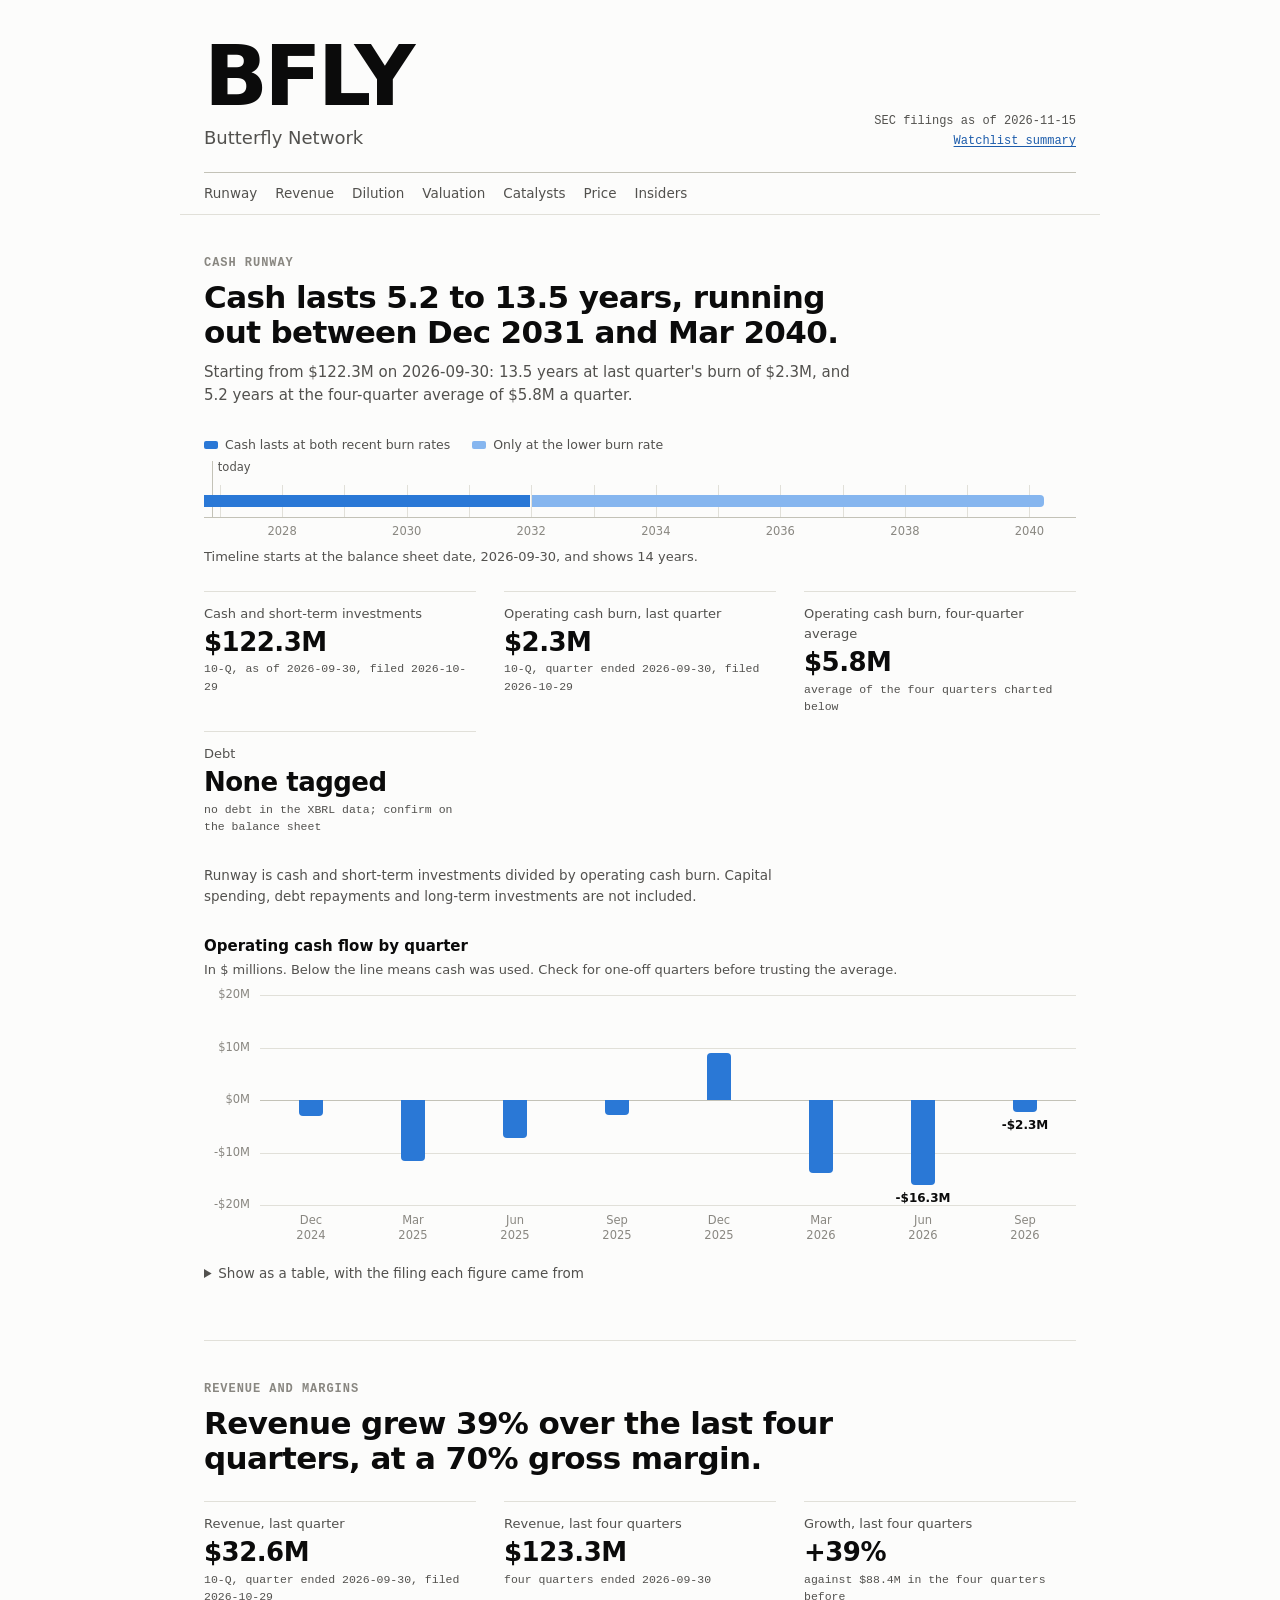
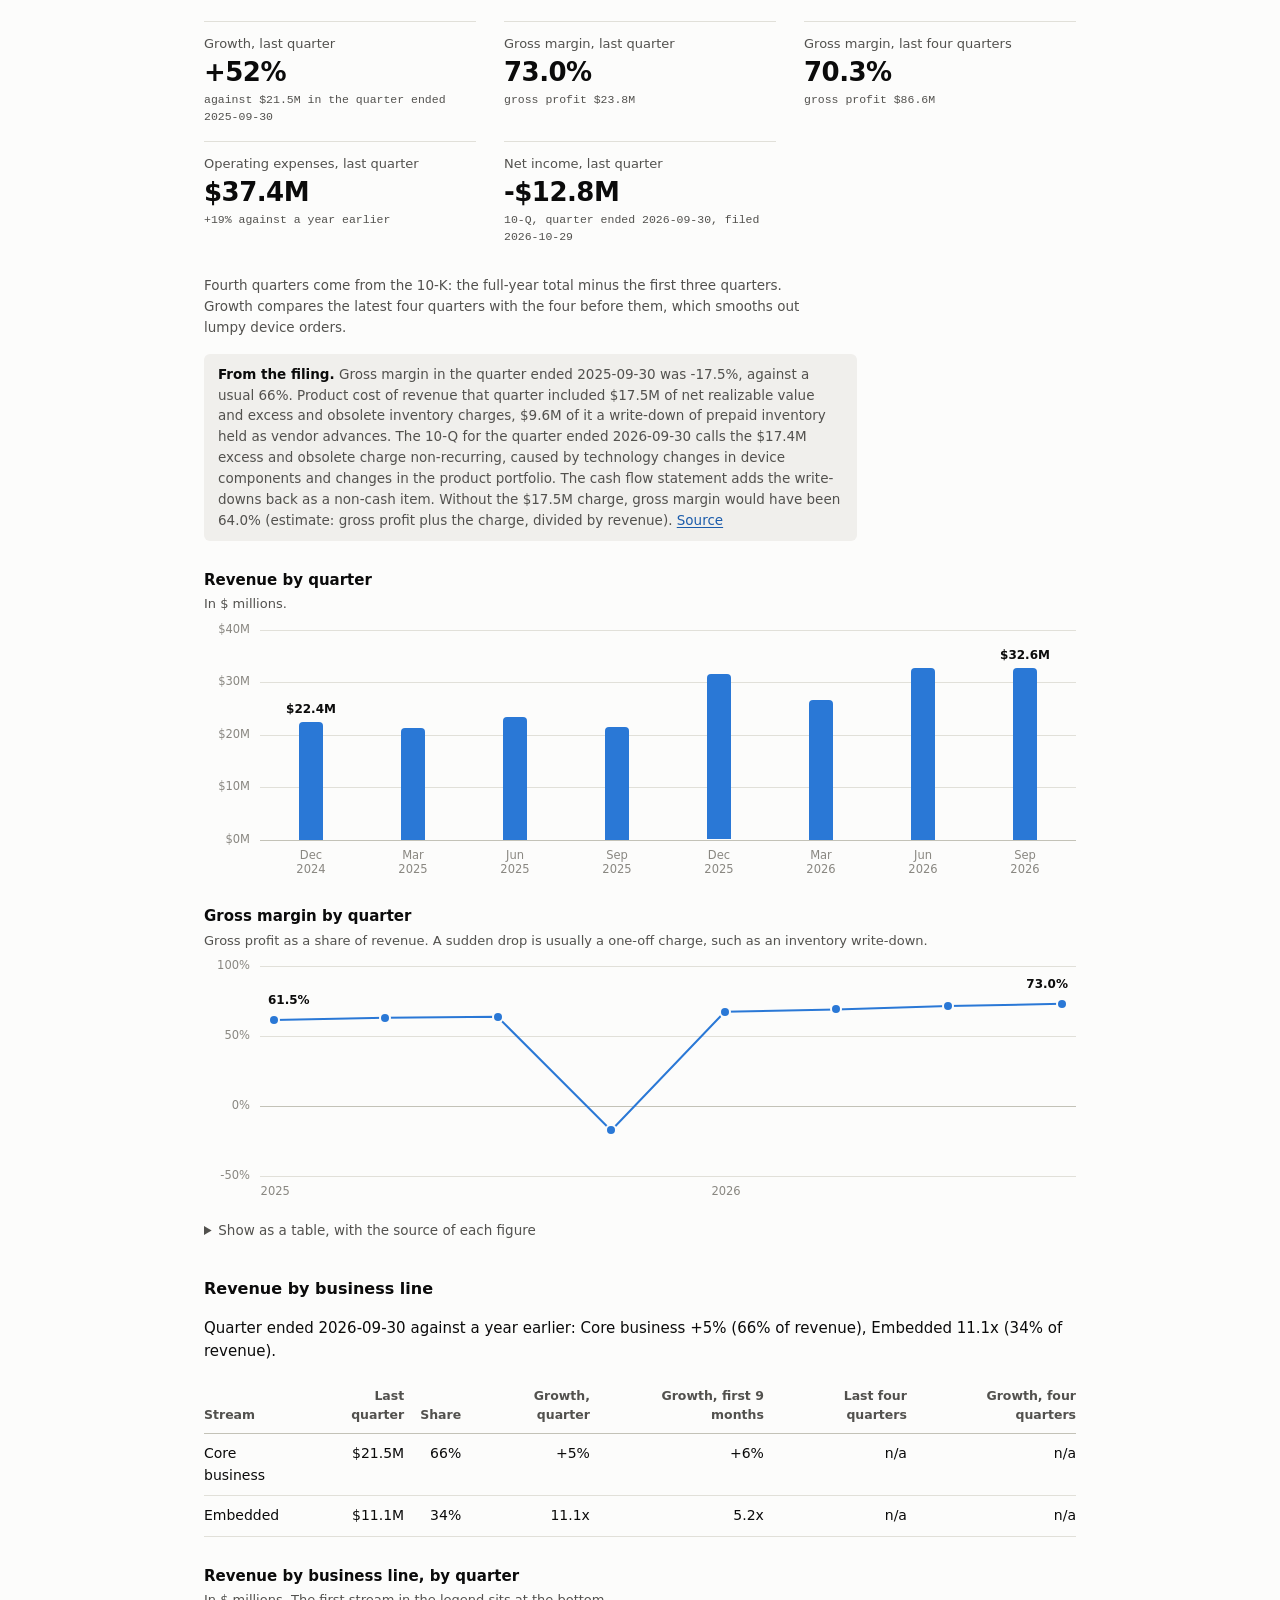
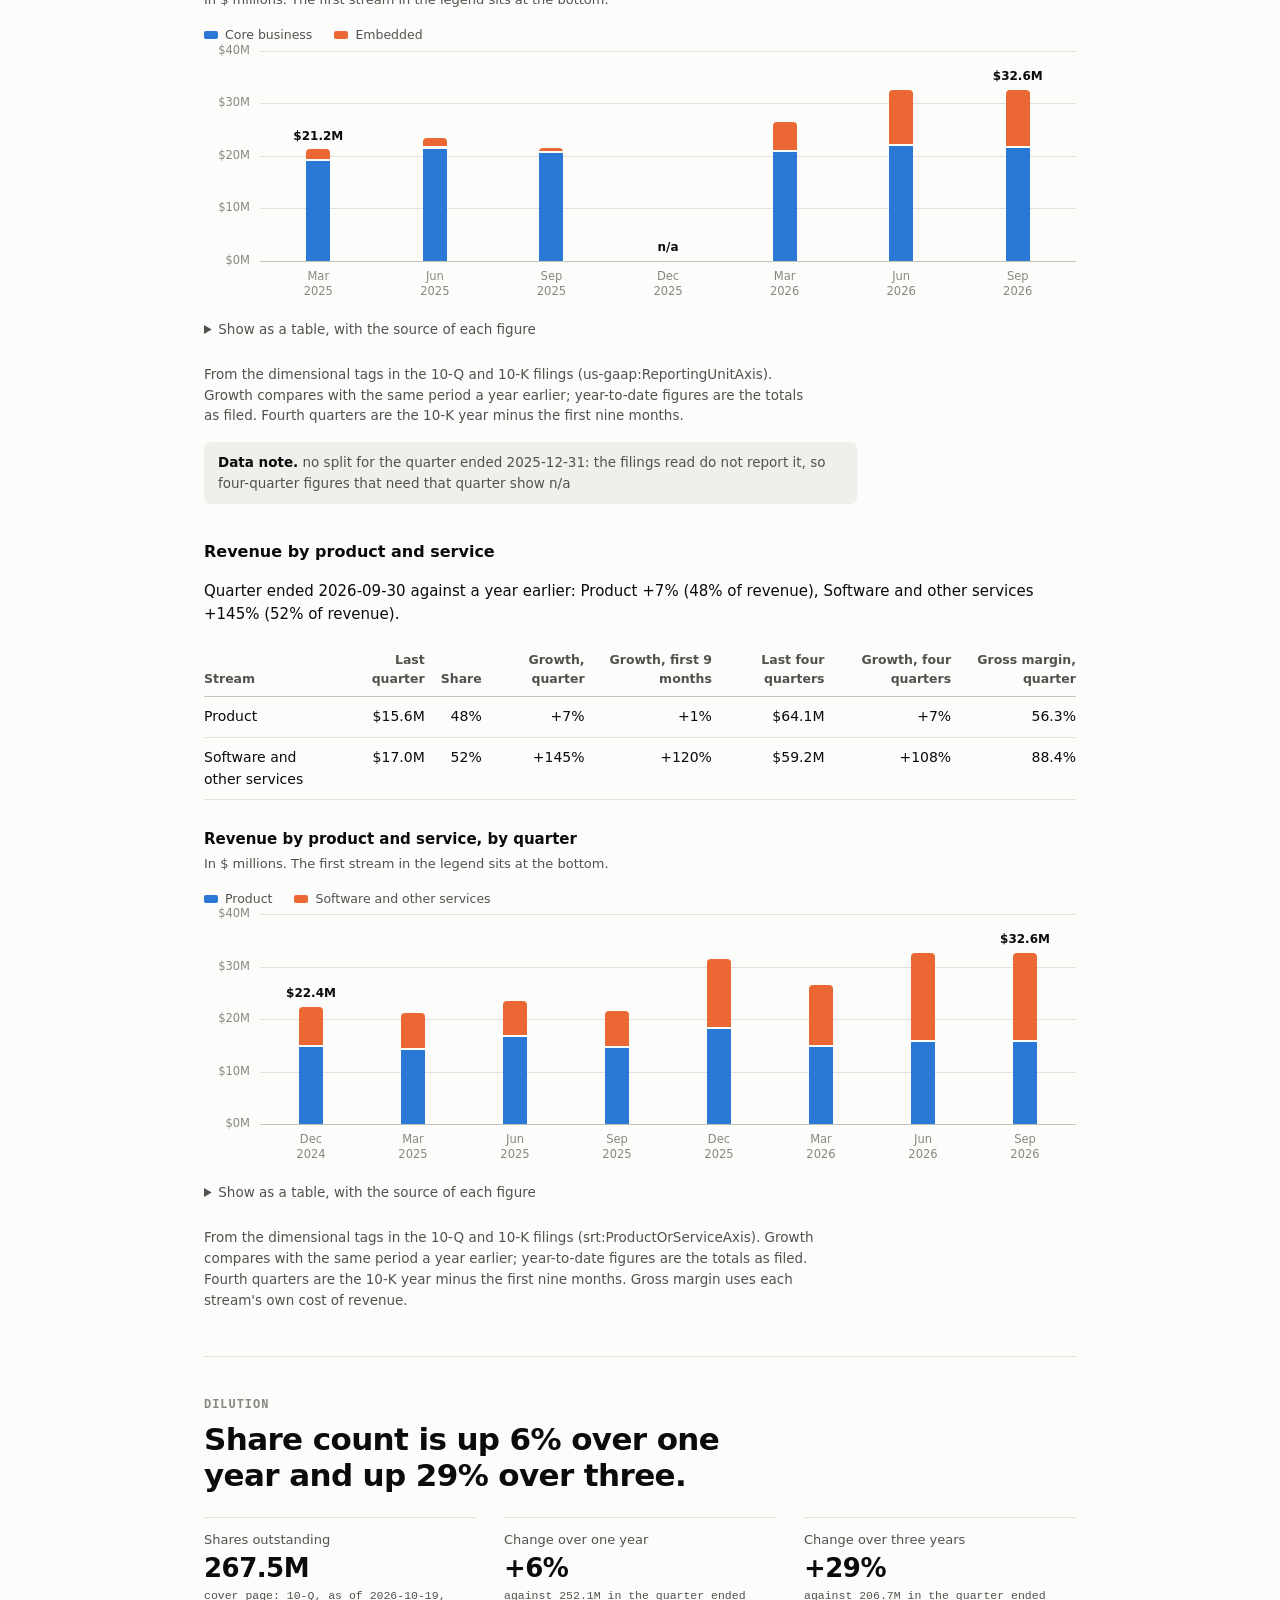
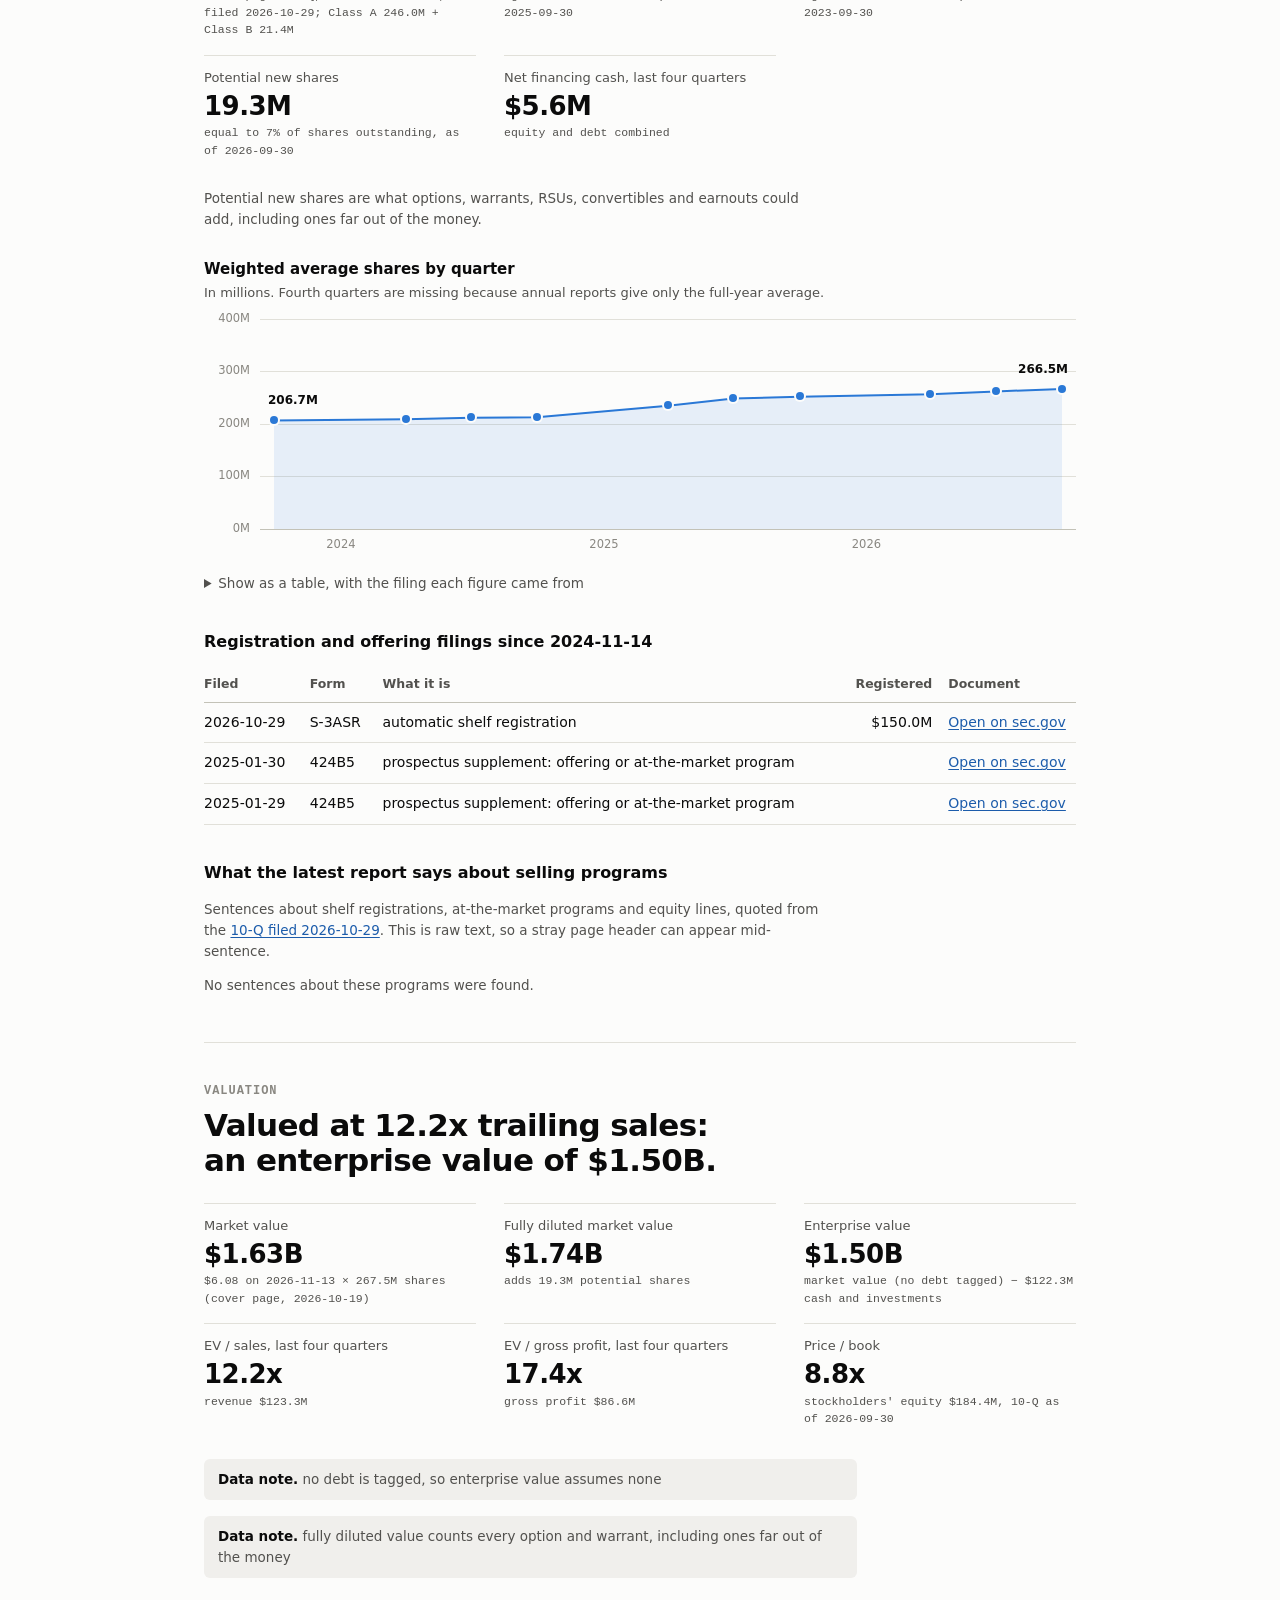
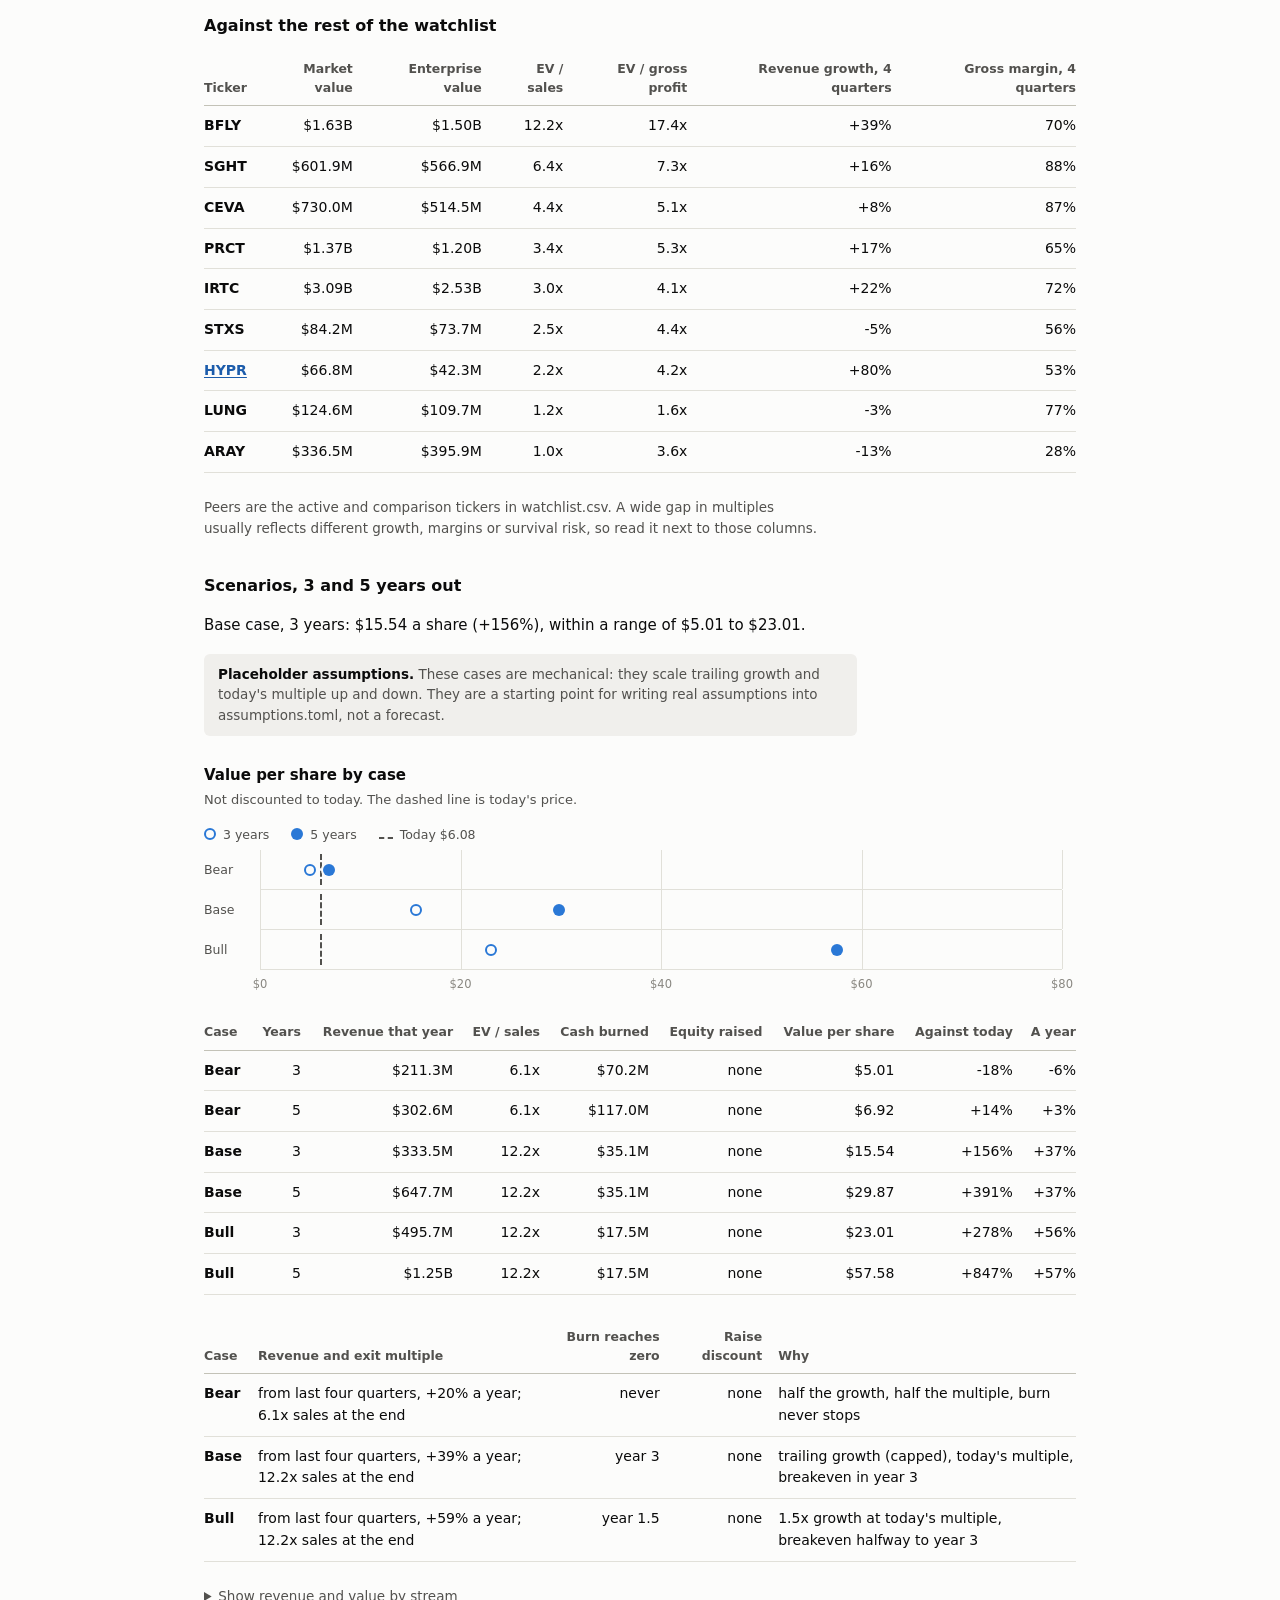
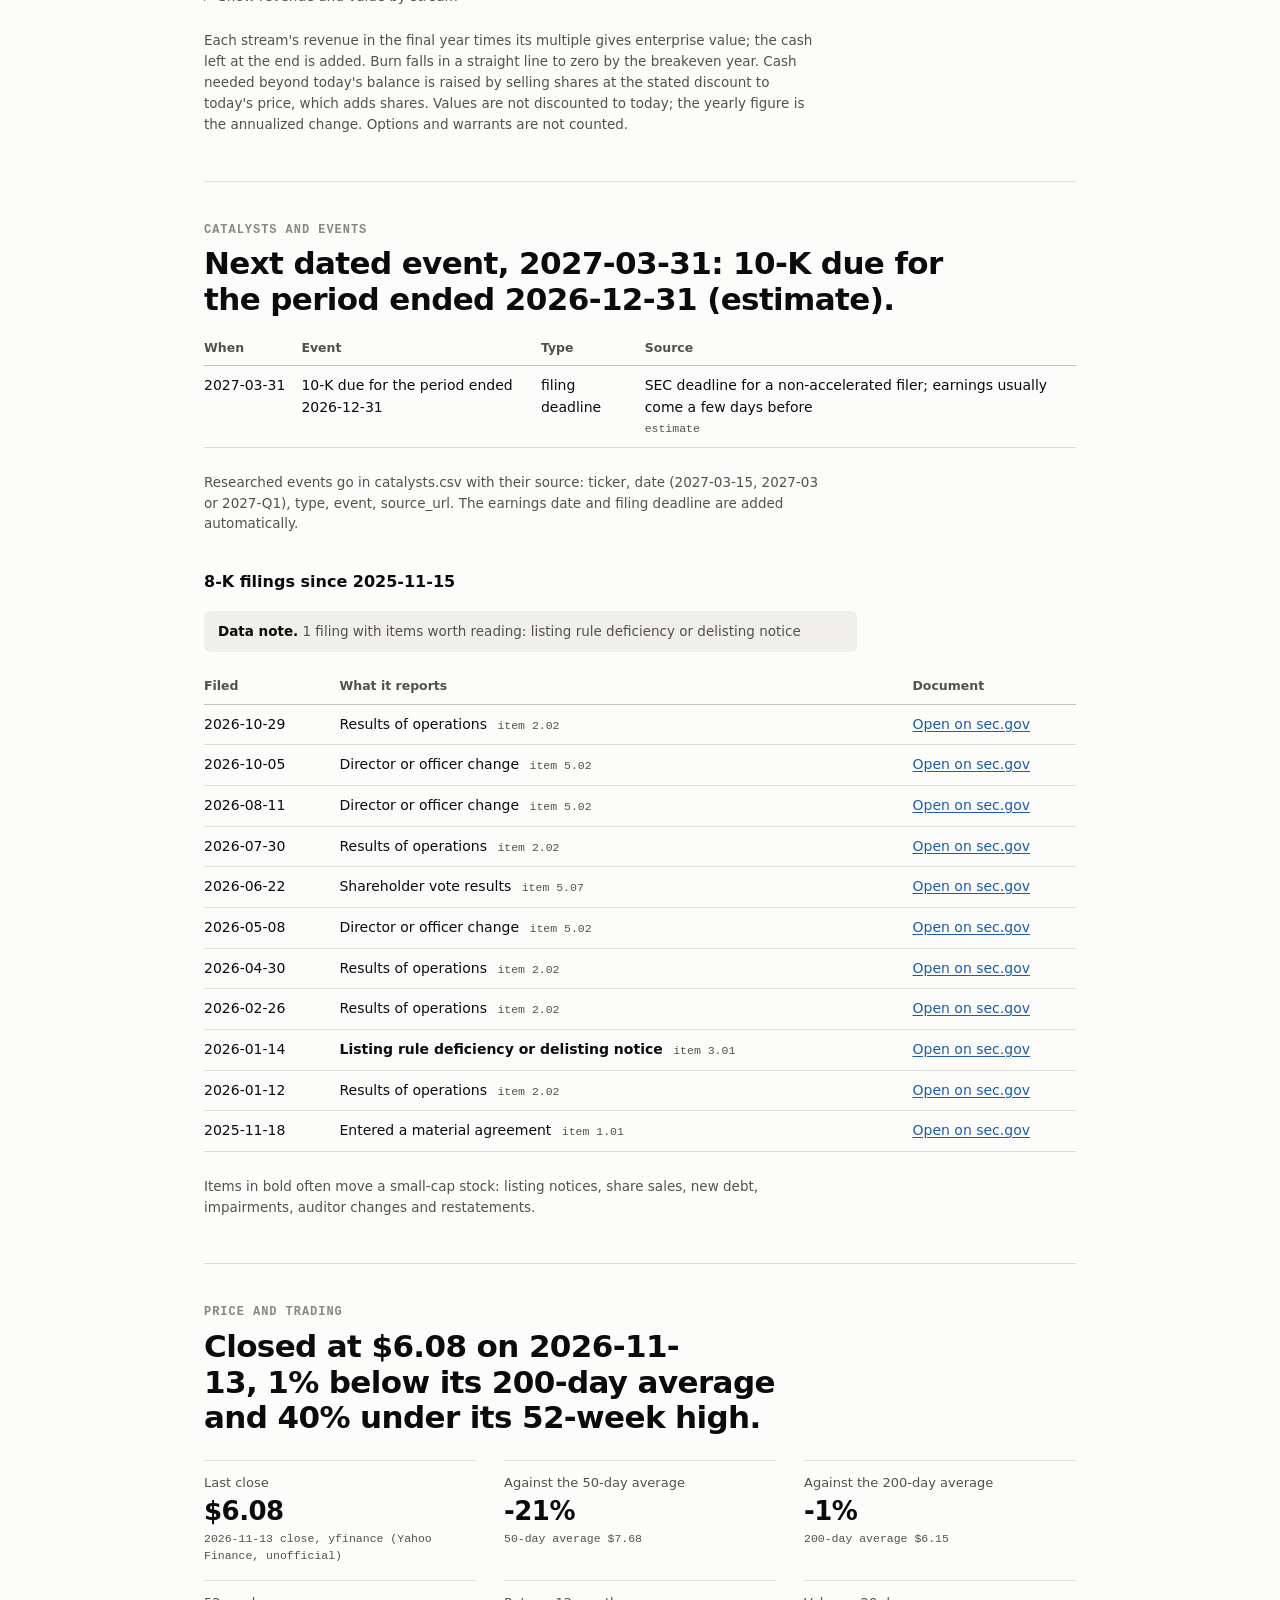
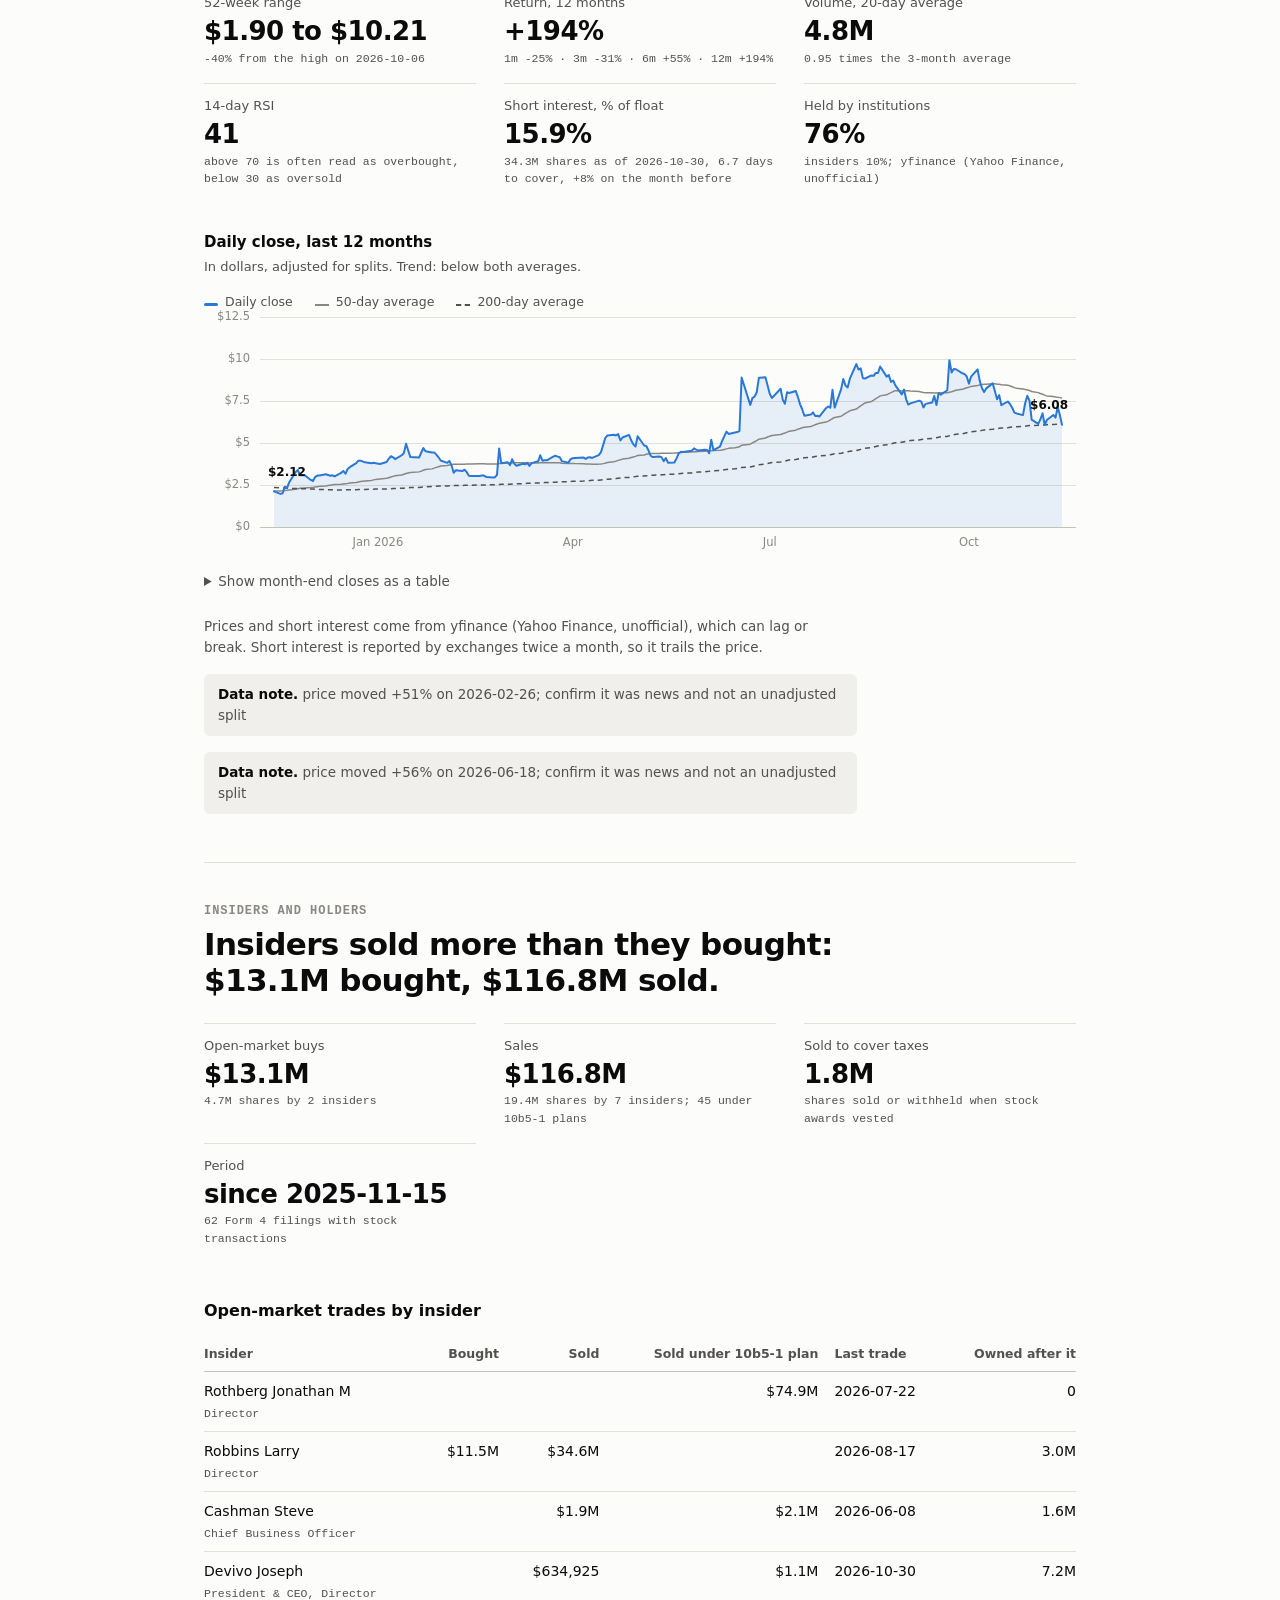
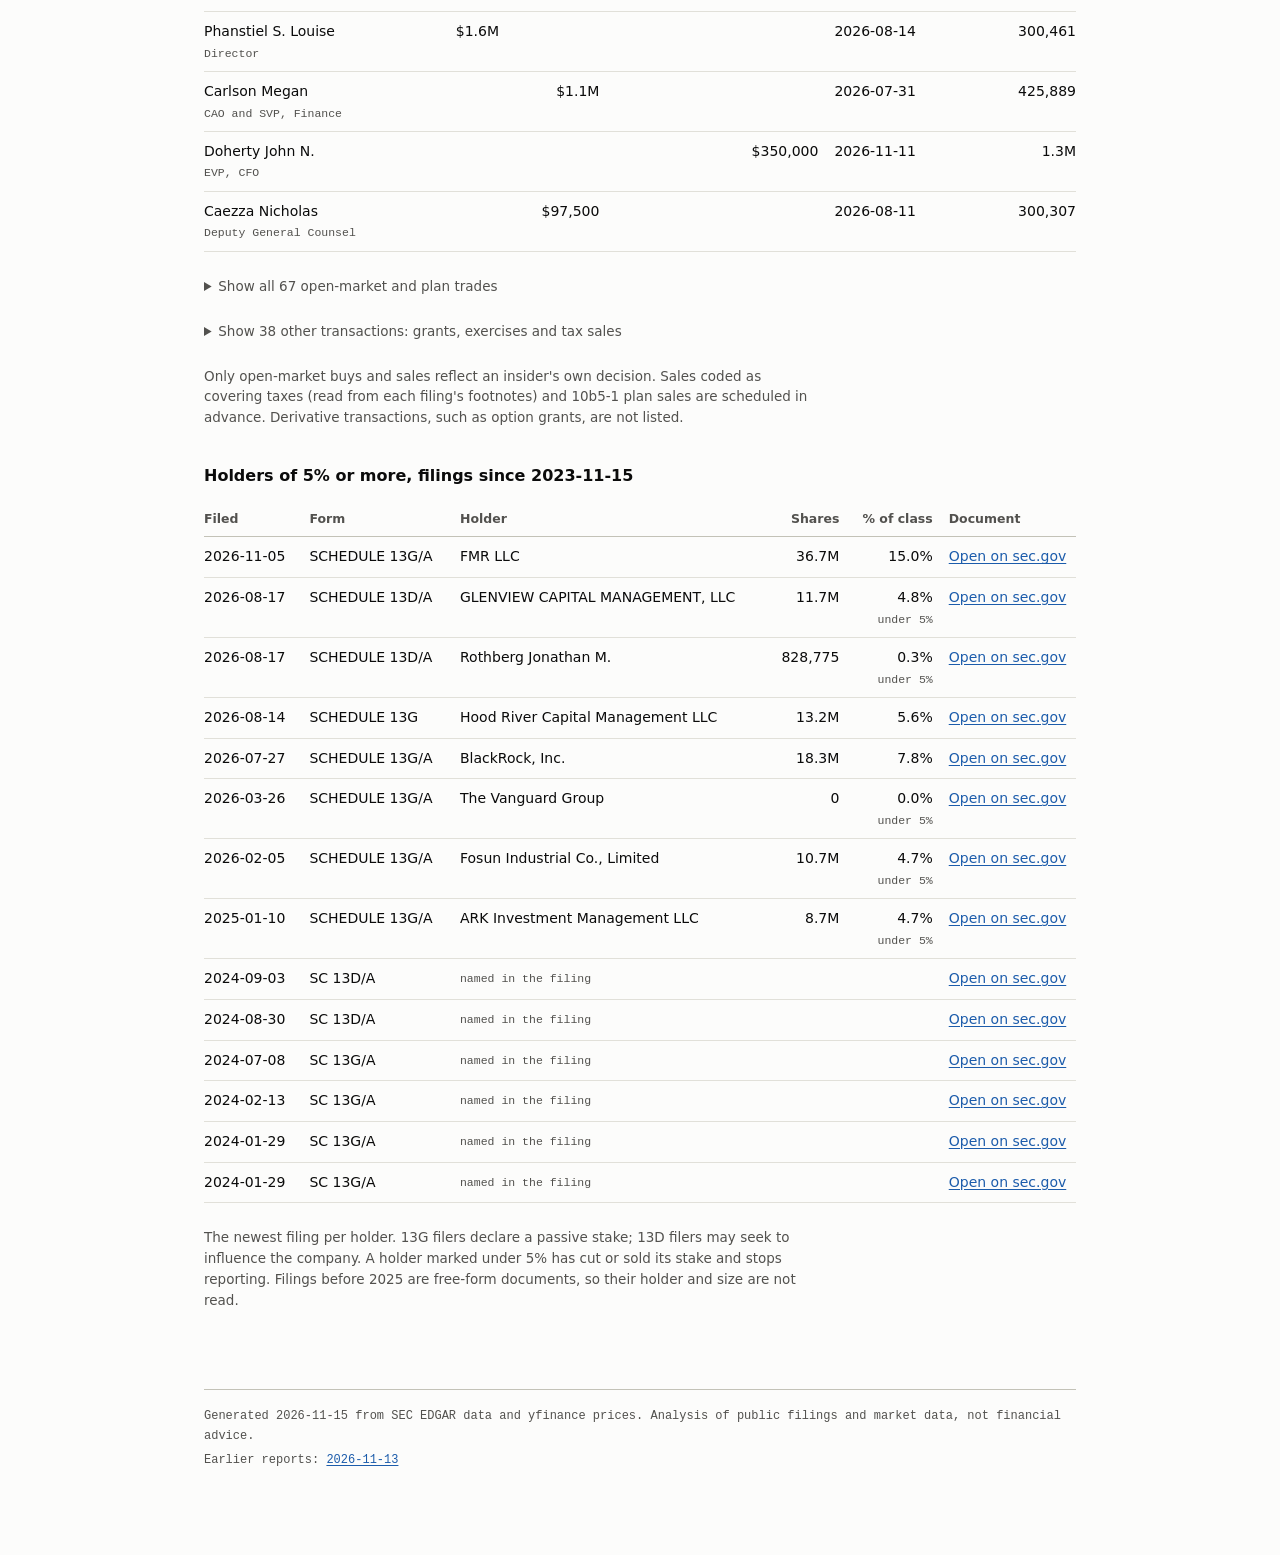
<file: reports/BFLY/2026-11-15.html>
<!doctype html>
<html lang="en">
<head>
<meta charset="utf-8">
<meta name="viewport" content="width=device-width, initial-scale=1">
<title>BFLY report, 2026-11-15</title>
<style>
/* Colour roles. Chart blues were checked with the dataviz palette validator in both modes. */
:root {
  color-scheme: light;
  --surface: #fcfcfb;
  --wash: #f0efec;
  --ink: #0b0b0b;
  --ink-2: #52514e;
  --muted: #898781;
  --grid: #e1e0d9;
  --axis: #c3c2b7;
  --series: #2a78d6;
  --series-pale: #86b6ef;
  /* Categorical slots for stacked series, in fixed order (validated together, both modes). */
  --cat-1: #2a78d6;
  --cat-2: #eb6834;
  --cat-3: #1baf7a;
  --link: #1c5cab;
  --sans: system-ui, -apple-system, "Segoe UI", sans-serif;
  --mono: ui-monospace, "Cascadia Mono", Consolas, "SF Mono", monospace;
}
@media (prefers-color-scheme: dark) {
  :root {
    color-scheme: dark;
    --surface: #1a1a19;
    --wash: #2c2c2a;
    --ink: #f0efec;
    --ink-2: #c3c2b7;
    --muted: #898781;
    --grid: #2c2c2a;
    --axis: #44443f;
    --series: #3987e5;
    --series-pale: #184f95;
    --cat-1: #3987e5;
    --cat-2: #d95926;
    --cat-3: #199e70;
    --link: #86b6ef;
  }
}

* { box-sizing: border-box; }
body {
  margin: 0;
  background: var(--surface);
  color: var(--ink);
  font: 15px/1.55 var(--sans);
  -webkit-text-size-adjust: 100%;
}
main { max-width: 920px; margin: 0 auto; padding: 40px 24px 80px; }
a { color: var(--link); text-underline-offset: 2px; }
a:focus-visible, [tabindex]:focus-visible {
  outline: 2px solid var(--series);
  outline-offset: 2px;
  border-radius: 2px;
}

/* Masthead: the ticker is the page's identity. */
.masthead {
  display: flex;
  flex-wrap: wrap;
  align-items: flex-end;
  justify-content: space-between;
  gap: 12px 24px;
  padding-bottom: 20px;
  border-bottom: 1px solid var(--axis);
}
.wordmark {
  margin: 0;
  font-size: clamp(46px, 10vw, 84px);
  line-height: 0.88;
  font-weight: 800;
  letter-spacing: -0.045em;
}
.company { margin: 10px 0 0; font-size: 18px; color: var(--ink-2); }
.meta { margin: 0; font: 12px/1.7 var(--mono); color: var(--ink-2); text-align: right; }

/* Section links: sticky so any section is one click away on a long page. */
.toc {
  position: sticky;
  top: 0;
  z-index: 5;
  display: flex;
  flex-wrap: wrap;
  gap: 2px 18px;
  margin: 0 -24px;
  padding: 10px 24px;
  background: var(--surface);
  border-bottom: 1px solid var(--grid);
  font-size: 13.5px;
}
.toc a { color: var(--ink-2); text-decoration: none; }
.toc a:hover { color: var(--ink); text-decoration: underline; }
.block { padding: 40px 0 8px; scroll-margin-top: 48px; }
.block + .block { border-top: 1px solid var(--grid); margin-top: 24px; }
.eyebrow {
  margin: 0 0 8px;
  font: 600 12px/1.4 var(--mono);
  letter-spacing: 0.08em;
  text-transform: uppercase;
  color: var(--muted);
}
h2 {
  margin: 0 0 10px;
  max-width: 26em;
  font-size: clamp(23px, 3.6vw, 31px);
  line-height: 1.15;
  font-weight: 700;
  letter-spacing: -0.02em;
  text-wrap: balance;
}
h3 { margin: 36px 0 10px; font-size: 16px; font-weight: 650; }
.lede { margin: 0 0 8px; max-width: 68ch; color: var(--ink-2); }
.small { font-size: 13.5px; color: var(--ink-2); max-width: 72ch; }

/* Figures with their source underneath. */
.stats {
  display: grid;
  grid-template-columns: repeat(auto-fit, minmax(200px, 1fr));
  gap: 0 28px;
  margin: 24px 0 8px;
}
.stat { padding: 12px 0 16px; border-top: 1px solid var(--grid); }
.stat dt { font-size: 13px; color: var(--ink-2); }
.stat dd { margin: 2px 0 0; }
.stat .value { display: block; font-size: 26px; line-height: 1.25; font-weight: 650; letter-spacing: -0.02em; }
.src { display: block; margin-top: 2px; font: 11.5px/1.5 var(--mono); color: var(--ink-2); }

.tag { margin-left: 6px; font: 11.5px/1.5 var(--mono); color: var(--ink-2); white-space: nowrap; }

.note {
  margin: 16px 0;
  padding: 10px 14px;
  max-width: 76ch;
  border-radius: 6px;
  background: var(--wash);
  font-size: 13.5px;
  color: var(--ink-2);
}
.note strong { color: var(--ink); font-weight: 650; }

/* Tables */
.table-wrap { overflow-x: auto; margin: 12px 0 24px; }
table { width: 100%; border-collapse: collapse; font-size: 14px; }
th {
  padding: 8px 16px 8px 0;
  border-bottom: 1px solid var(--axis);
  font-size: 12.5px;
  font-weight: 600;
  color: var(--ink-2);
  text-align: left;
  vertical-align: bottom;
}
td { padding: 9px 16px 9px 0; border-bottom: 1px solid var(--grid); vertical-align: top; }
th:last-child, td:last-child { padding-right: 0; }
.num { text-align: right; font-variant-numeric: tabular-nums; white-space: nowrap; }
th.num { white-space: normal; }
td.ticker { font-weight: 700; }
td.date, td.form { white-space: nowrap; font-variant-numeric: tabular-nums; }
details { margin: 4px 0 24px; }
summary { cursor: pointer; font-size: 13.5px; color: var(--ink-2); }

.quotes { list-style: none; margin: 14px 0; padding: 0; max-width: 76ch; }
.quotes li {
  margin-bottom: 10px;
  padding: 2px 0 2px 16px;
  border-left: 2px solid var(--grid);
  font-size: 14.5px;
  color: var(--ink-2);
}

footer {
  margin-top: 56px;
  padding-top: 16px;
  border-top: 1px solid var(--axis);
  font: 12px/1.7 var(--mono);
  color: var(--ink-2);
}
footer p { margin: 0 0 4px; }

/* Charts */
.chart { margin: 28px 0 20px; }
.chart figcaption { margin-bottom: 14px; }
.chart figcaption strong { display: block; font-size: 15px; font-weight: 650; }
.chart figcaption span, .chart-foot { font-size: 13px; color: var(--ink-2); }
.chart-foot { margin: 8px 0 0; }
.plot { display: grid; grid-template-columns: 56px 1fr; height: 210px; }
.yaxis, .area { position: relative; }
.yaxis span {
  position: absolute;
  right: 10px;
  transform: translateY(-50%);
  font-size: 11.5px;
  font-variant-numeric: tabular-nums;
  white-space: nowrap;
  color: var(--muted);
}
.gridline { position: absolute; left: 0; right: 0; height: 1px; background: var(--grid); }
.gridline.zero { background: var(--axis); }

.cols { position: absolute; inset: 0; display: flex; }
.col { position: relative; flex: 1; min-width: 0; }
.bar {
  position: absolute;
  left: 50%;
  width: min(24px, 60%);
  transform: translateX(-50%);
  background: var(--series);
}
.bar.neg { border-radius: 0 0 4px 4px; }
.bar.pos { border-radius: 4px 4px 0 0; }
/* Value range: one track per case, marks on a shared horizontal axis. */
.chart.range .track { display: flex; align-items: center; height: 40px; }
.track-label { width: 56px; flex: none; font-size: 12.5px; color: var(--ink-2); }
.track-line { position: relative; flex: 1; height: 100%; margin-right: 14px; border-bottom: 1px solid var(--grid); }
.vgrid { position: absolute; top: 0; bottom: 0; width: 1px; background: var(--grid); }
.range-ref { position: absolute; top: 4px; bottom: 4px; width: 0; border-left: 2px dashed var(--ink-2); transform: translateX(-1px); }
.mark { position: absolute; top: 50%; width: 24px; height: 24px; transform: translate(-50%, -50%); border-radius: 50%; }
.mark::after {
  content: ""; position: absolute; left: 50%; top: 50%; width: 12px; height: 12px;
  transform: translate(-50%, -50%); border-radius: 50%; box-sizing: border-box;
}
.mark.disc::after { background: var(--series); box-shadow: 0 0 0 2px var(--surface); }
.mark.ring::after { background: var(--surface); border: 2.5px solid var(--series); }
.mark:hover::after, .mark:focus-visible::after { width: 15px; height: 15px; }
.range-axis { position: relative; height: 24px; margin: 0 14px 0 56px; }
.range-axis span { position: absolute; top: 6px; transform: translateX(-50%); font-size: 11.5px; color: var(--muted); }
.sw.mark-key { width: 12px; height: 12px; border-radius: 50%; vertical-align: -1px; }
.sw.mark-key.disc { background: var(--series); }
.sw.mark-key.ring { border: 2.5px solid var(--series); background: transparent; }

/* Stacked columns: categorical colours by series, a 2px surface gap between segments. */
.bar.seg { border-radius: 0; }
.bar.seg.topmost { border-radius: 4px 4px 0 0; }
.bar.seg:not(.lowest) { border-bottom: 2px solid var(--surface); }
.c1 { background: var(--cat-1); }
.c2 { background: var(--cat-2); }
.c3 { background: var(--cat-3); }
.col:hover .bar, .col:focus-visible .bar, .fill:hover, .fill:focus-visible { filter: brightness(1.14); }
.val {
  position: absolute;
  left: 50%;
  transform: translateX(-50%);
  font-size: 12px;
  font-weight: 600;
  white-space: nowrap;
}
.xaxis { display: flex; margin-left: 56px; padding-top: 8px; }
.xaxis span { flex: 1; min-width: 0; text-align: center; font-size: 11.5px; line-height: 1.3; color: var(--muted); }
.xaxis.dated { position: relative; display: block; height: 24px; margin: 0 14px 0 70px; }
.xaxis.dated span { position: absolute; top: 8px; transform: translateX(-50%); }

.area.line { margin: 0 14px; }
.area.line .gridline { left: -14px; right: -14px; }
.area.line svg { position: absolute; inset: 0; width: 100%; height: 100%; overflow: visible; }
.line-path {
  fill: none;
  stroke: var(--series);
  stroke-width: 2;
  stroke-linejoin: round;
  stroke-linecap: round;
  vector-effect: non-scaling-stroke;
}
.line-wash { fill: var(--series); opacity: 0.1; }
/* Reference lines are neutral so the series keeps the only colour; pattern tells them apart. */
.line-ref {
  fill: none;
  stroke: var(--ink-2);
  stroke-width: 1.5;
  stroke-linejoin: round;
  vector-effect: non-scaling-stroke;
}
.line-ref.dashed { stroke-dasharray: 5 4; }
.line-ref.solid { stroke: var(--muted); }
.sw.line { height: 3px; border-radius: 2px; background: var(--series); }
.sw.ref { height: 0; border-radius: 0; }
.sw.ref.dashed { border-top: 2px dashed var(--ink-2); }
.sw.ref.solid { border-top: 2px solid var(--muted); }
/* Dense lines: each point owns a vertical strip; hovering it shows a marker. */
.slice { position: absolute; top: 0; bottom: 0; }
.slice i { position: absolute; display: none; width: 10px; height: 10px; margin: -5px 0 0 -5px;
  border-radius: 50%; background: var(--series); box-shadow: 0 0 0 2px var(--surface); }
.slice:hover i { display: block; }
.slice:hover::before { content: ""; position: absolute; top: 0; bottom: 0; left: 50%; width: 1px; background: var(--axis); }
.dot { position: absolute; width: 24px; height: 24px; transform: translate(-50%, -50%); border-radius: 50%; }
.dot::after {
  content: "";
  position: absolute;
  inset: 8px;
  border-radius: 50%;
  background: var(--series);
  box-shadow: 0 0 0 2px var(--surface);
}
.dot:hover::after, .dot:focus-visible::after { inset: 6px; }
.pt-label { position: absolute; transform: translateY(-100%); font-size: 12px; font-weight: 600; white-space: nowrap; }
.pt-label.first { left: -6px; }
.pt-label.last { right: -6px; }

/* Runway strip */
.legend { display: flex; flex-wrap: wrap; gap: 4px 22px; margin-bottom: 6px; font-size: 12.5px; color: var(--ink-2); }
.sw { display: inline-block; width: 14px; height: 8px; margin-right: 7px; border-radius: 2px; }
.sw.solid, .fill.solid { background: var(--series); }
.sw.pale, .fill.pale { background: var(--series-pale); }
.strip-body { position: relative; padding-top: 24px; --name-w: 0px; }
.strip-body.named { --name-w: 68px; }
.strip-grid { position: absolute; top: 0; bottom: 22px; left: var(--name-w); right: 0; }
.strip-grid i { position: absolute; top: 24px; bottom: 0; width: 1px; background: var(--grid); }
.strip-grid i.today { top: 0; background: var(--axis); }
.strip-grid i.today span {
  position: absolute;
  top: -2px;
  left: 6px;
  font-size: 11.5px;
  font-style: normal;
  color: var(--ink-2);
}
.strip-row {
  position: relative;
  display: grid;
  grid-template-columns: var(--name-w) 1fr;
  align-items: end;
  padding: 10px 0;
}
.strip-name { font-size: 15px; font-weight: 700; line-height: 14px; }
.strip-text { margin: 0 0 6px; font-size: 14px; }
.strip-text span { padding-right: 8px; background: var(--surface); }
.track { position: relative; height: 12px; }
.fill { position: absolute; top: 0; bottom: 0; }
.fill.end { border-radius: 0 4px 4px 0; }
.strip-axis { position: relative; height: 22px; margin-left: var(--name-w); border-top: 1px solid var(--axis); }
.strip-axis span { position: absolute; top: 5px; transform: translateX(-50%); font-size: 11.5px; color: var(--muted); }

/* Hover readout: value first, then what it is, then where it came from. */
.tip {
  position: fixed;
  z-index: 10;
  max-width: 260px;
  padding: 8px 11px;
  border-radius: 6px;
  background: var(--ink);
  color: var(--surface);
  font-size: 12.5px;
  line-height: 1.4;
  pointer-events: none;
  box-shadow: 0 4px 14px rgba(0, 0, 0, 0.18);
}
.tip[hidden] { display: none; }
.tip-value { font-size: 15px; font-weight: 650; }
.tip-detail { margin-top: 2px; font: 11px/1.4 var(--mono); opacity: 0.75; }

@media (max-width: 560px) {
  main { padding: 28px 16px 64px; }
  .toc { margin: 0 -16px; padding: 8px 16px; gap: 2px 14px; }
  .meta { text-align: left; }
  .plot { grid-template-columns: 46px 1fr; }
  .xaxis { margin-left: 46px; }
  .xaxis.dated { margin-left: 60px; }
  .strip-body.named { --name-w: 54px; }
}
@media print {
  .tip { display: none; }
  details > *:not(summary) { display: block; }
}
</style>
</head>
<body>
<main>
<header class="masthead"><div><h1 class="wordmark">BFLY</h1><p class="company">Butterfly Network</p></div><p class="meta">SEC filings as of 2026-11-15<br><a href="../index.html">Watchlist summary</a></p></header>
<nav class="toc" aria-label="Sections"><a href="#runway">Runway</a><a href="#revenue">Revenue</a><a href="#dilution">Dilution</a><a href="#valuation">Valuation</a><a href="#catalysts">Catalysts</a><a href="#price">Price</a><a href="#ownership">Insiders</a></nav>
<section class="block" id="runway"><p class="eyebrow">Cash runway</p><h2>Cash lasts 5.2 to 13.5 years, running out between Dec 2031 and Mar 2040.</h2><p class="lede">Starting from $122.3M on 2026-09-30: 13.5 years at last quarter&#x27;s burn of $2.3M, and 5.2 years at the four-quarter average of $5.8M a quarter.</p><figure class="chart strip"><div class="legend"><span><i class="sw solid"></i>Cash lasts at both recent burn rates</span><span><i class="sw pale"></i>Only at the lower burn rate</span></div><div class="strip-body"><div class="strip-grid"><i style="left:1.82%"></i><i style="left:8.96%"></i><i style="left:16.11%"></i><i style="left:23.25%"></i><i style="left:30.39%"></i><i style="left:37.52%"></i><i style="left:44.68%"></i><i style="left:51.82%"></i><i style="left:58.96%"></i><i style="left:66.09%"></i><i style="left:73.25%"></i><i style="left:80.39%"></i><i style="left:87.52%"></i><i style="left:94.66%"></i><i class="today" style="left:0.90%"><span>today</span></i></div><div class="strip-row"><div class="strip-name"></div><div class="strip-main"><div class="track"><span class="fill solid" style="left:0.00%;width:37.33%" tabindex="0" data-tip="Cash lasts at both burn rates|to Dec 2031|"></span><span class="fill pale end" style="left:calc(37.33% + 2px);width:calc(59.03% - 2px)" tabindex="0" data-tip="Only at the lower burn rate|to Mar 2040|"></span></div></div></div><div class="strip-axis"><span style="left:8.96%">2028</span><span style="left:23.25%">2030</span><span style="left:37.52%">2032</span><span style="left:51.82%">2034</span><span style="left:66.09%">2036</span><span style="left:80.39%">2038</span><span style="left:94.66%">2040</span></div></div><p class="chart-foot">Timeline starts at the balance sheet date, 2026-09-30, and shows 14 years.</p></figure><dl class="stats"><div class="stat"><dt>Cash and short-term investments</dt><dd><span class="value">$122.3M</span><span class="src">10-Q, as of 2026-09-30, filed 2026-10-29</span></dd></div><div class="stat"><dt>Operating cash burn, last quarter</dt><dd><span class="value">$2.3M</span><span class="src">10-Q, quarter ended 2026-09-30, filed 2026-10-29</span></dd></div><div class="stat"><dt>Operating cash burn, four-quarter average</dt><dd><span class="value">$5.8M</span><span class="src">average of the four quarters charted below</span></dd></div><div class="stat"><dt>Debt</dt><dd><span class="value">None tagged</span><span class="src">no debt in the XBRL data; confirm on the balance sheet</span></dd></div></dl><p class="small">Runway is cash and short-term investments divided by operating cash burn. Capital spending, debt repayments and long-term investments are not included.</p><figure class="chart"><figcaption><strong>Operating cash flow by quarter</strong><span>In $ millions. Below the line means cash was used. Check for one-off quarters before trusting the average.</span></figcaption><div class="plot"><div class="yaxis"><span style="top:100.00%">-$20M</span><span style="top:75.00%">-$10M</span><span style="top:50.00%">$0M</span><span style="top:25.00%">$10M</span><span style="top:0.00%">$20M</span></div><div class="area"><i class="gridline" style="top:100.00%"></i><i class="gridline" style="top:75.00%"></i><i class="gridline zero" style="top:50.00%"></i><i class="gridline" style="top:25.00%"></i><i class="gridline" style="top:0.00%"></i><div class="cols"><div class="col" tabindex="0" data-tip="Quarter ended 2024-12-31|-$3.1M|10-K filed 2026-02-27"><b class="bar neg" style="top:50.00%;height:7.80%"></b></div><div class="col" tabindex="0" data-tip="Quarter ended 2025-03-31|-$11.7M|10-Q filed 2026-04-30"><b class="bar neg" style="top:50.00%;height:29.19%"></b></div><div class="col" tabindex="0" data-tip="Quarter ended 2025-06-30|-$7.2M|10-Q filed 2026-07-30"><b class="bar neg" style="top:50.00%;height:17.92%"></b></div><div class="col" tabindex="0" data-tip="Quarter ended 2025-09-30|-$2.9M|10-Q filed 2026-10-29"><b class="bar neg" style="top:50.00%;height:7.22%"></b></div><div class="col" tabindex="0" data-tip="Quarter ended 2025-12-31|$9.0M|10-K filed 2026-02-27"><b class="bar pos" style="top:27.42%;height:22.58%"></b></div><div class="col" tabindex="0" data-tip="Quarter ended 2026-03-31|-$13.9M|10-Q filed 2026-04-30"><b class="bar neg" style="top:50.00%;height:34.73%"></b></div><div class="col" tabindex="0" data-tip="Quarter ended 2026-06-30|-$16.3M|10-Q filed 2026-07-30"><b class="bar neg" style="top:50.00%;height:40.67%"></b><span class="val" style="top:calc(90.67% + 4px)">-$16.3M</span></div><div class="col" tabindex="0" data-tip="Quarter ended 2026-09-30|-$2.3M|10-Q filed 2026-10-29"><b class="bar neg" style="top:50.00%;height:5.66%"></b><span class="val" style="top:calc(55.66% + 4px)">-$2.3M</span></div></div></div></div><div class="xaxis"><span>Dec<br>2024</span><span>Mar<br>2025</span><span>Jun<br>2025</span><span>Sep<br>2025</span><span>Dec<br>2025</span><span>Mar<br>2026</span><span>Jun<br>2026</span><span>Sep<br>2026</span></div></figure><details><summary>Show as a table, with the filing each figure came from</summary><div class="table-wrap"><table><thead><tr><th class="date">Quarter ended</th><th class="num">Operating cash flow</th><th class="">Reported in</th></tr></thead><tbody><tr><td class="date">2026-09-30</td><td class="num">-$2.3M</td><td class="">10-Q filed 2026-10-29</td></tr><tr><td class="date">2026-06-30</td><td class="num">-$16.3M</td><td class="">10-Q filed 2026-07-30</td></tr><tr><td class="date">2026-03-31</td><td class="num">-$13.9M</td><td class="">10-Q filed 2026-04-30</td></tr><tr><td class="date">2025-12-31</td><td class="num">$9.0M</td><td class="">10-K filed 2026-02-27</td></tr><tr><td class="date">2025-09-30</td><td class="num">-$2.9M</td><td class="">10-Q filed 2026-10-29</td></tr><tr><td class="date">2025-06-30</td><td class="num">-$7.2M</td><td class="">10-Q filed 2026-07-30</td></tr><tr><td class="date">2025-03-31</td><td class="num">-$11.7M</td><td class="">10-Q filed 2026-04-30</td></tr><tr><td class="date">2024-12-31</td><td class="num">-$3.1M</td><td class="">10-K filed 2026-02-27</td></tr></tbody></table></div></details></section>
<section class="block" id="revenue"><p class="eyebrow">Revenue and margins</p><h2>Revenue grew 39% over the last four quarters, at a 70% gross margin.</h2><dl class="stats"><div class="stat"><dt>Revenue, last quarter</dt><dd><span class="value">$32.6M</span><span class="src">10-Q, quarter ended 2026-09-30, filed 2026-10-29</span></dd></div><div class="stat"><dt>Revenue, last four quarters</dt><dd><span class="value">$123.3M</span><span class="src">four quarters ended 2026-09-30</span></dd></div><div class="stat"><dt>Growth, last four quarters</dt><dd><span class="value">+39%</span><span class="src">against $88.4M in the four quarters before</span></dd></div><div class="stat"><dt>Growth, last quarter</dt><dd><span class="value">+52%</span><span class="src">against $21.5M in the quarter ended 2025-09-30</span></dd></div><div class="stat"><dt>Gross margin, last quarter</dt><dd><span class="value">73.0%</span><span class="src">gross profit $23.8M</span></dd></div><div class="stat"><dt>Gross margin, last four quarters</dt><dd><span class="value">70.3%</span><span class="src">gross profit $86.6M</span></dd></div><div class="stat"><dt>Operating expenses, last quarter</dt><dd><span class="value">$37.4M</span><span class="src">+19% against a year earlier</span></dd></div><div class="stat"><dt>Net income, last quarter</dt><dd><span class="value">-$12.8M</span><span class="src">10-Q, quarter ended 2026-09-30, filed 2026-10-29</span></dd></div></dl><p class="small">Fourth quarters come from the 10-K: the full-year total minus the first three quarters. Growth compares the latest four quarters with the four before them, which smooths out lumpy device orders.</p><p class="note"><strong>From the filing.</strong> Gross margin in the quarter ended 2025-09-30 was -17.5%, against a usual 66%. Product cost of revenue that quarter included $17.5M of net realizable value and excess and obsolete inventory charges, $9.6M of it a write-down of prepaid inventory held as vendor advances. The 10-Q for the quarter ended 2026-09-30 calls the $17.4M excess and obsolete charge non-recurring, caused by technology changes in device components and changes in the product portfolio. The cash flow statement adds the write-downs back as a non-cash item. Without the $17.5M charge, gross margin would have been 64.0% (estimate: gross profit plus the charge, divided by revenue). <a href="https://www.sec.gov/Archives/edgar/data/1804176/000180417626000040/bfly-20260930.htm">Source</a></p><figure class="chart"><figcaption><strong>Revenue by quarter</strong><span>In $ millions.</span></figcaption><div class="plot"><div class="yaxis"><span style="top:100.00%">$0M</span><span style="top:75.00%">$10M</span><span style="top:50.00%">$20M</span><span style="top:25.00%">$30M</span><span style="top:0.00%">$40M</span></div><div class="area"><i class="gridline zero" style="top:100.00%"></i><i class="gridline" style="top:75.00%"></i><i class="gridline" style="top:50.00%"></i><i class="gridline" style="top:25.00%"></i><i class="gridline" style="top:0.00%"></i><div class="cols"><div class="col" tabindex="0" data-tip="Quarter ended 2024-12-31|$22.4M|10-K filed 2026-02-27"><b class="bar pos" style="top:44.12%;height:55.88%"></b><span class="val" style="bottom:calc(55.88% + 4px)">$22.4M</span></div><div class="col" tabindex="0" data-tip="Quarter ended 2025-03-31|$21.2M|10-Q filed 2026-04-30"><b class="bar pos" style="top:46.94%;height:53.06%"></b></div><div class="col" tabindex="0" data-tip="Quarter ended 2025-06-30|$23.4M|10-Q filed 2026-07-30"><b class="bar pos" style="top:41.54%;height:58.46%"></b></div><div class="col" tabindex="0" data-tip="Quarter ended 2025-09-30|$21.5M|10-Q filed 2026-10-29"><b class="bar pos" style="top:46.28%;height:53.72%"></b></div><div class="col" tabindex="0" data-tip="Quarter ended 2025-12-31|$31.5M|10-K filed 2026-02-27"><b class="bar pos" style="top:21.21%;height:78.78%"></b></div><div class="col" tabindex="0" data-tip="Quarter ended 2026-03-31|$26.5M|10-Q filed 2026-04-30"><b class="bar pos" style="top:33.67%;height:66.33%"></b></div><div class="col" tabindex="0" data-tip="Quarter ended 2026-06-30|$32.6M|10-Q filed 2026-07-30"><b class="bar pos" style="top:18.47%;height:81.53%"></b></div><div class="col" tabindex="0" data-tip="Quarter ended 2026-09-30|$32.6M|10-Q filed 2026-10-29"><b class="bar pos" style="top:18.51%;height:81.50%"></b><span class="val" style="bottom:calc(81.50% + 4px)">$32.6M</span></div></div></div></div><div class="xaxis"><span>Dec<br>2024</span><span>Mar<br>2025</span><span>Jun<br>2025</span><span>Sep<br>2025</span><span>Dec<br>2025</span><span>Mar<br>2026</span><span>Jun<br>2026</span><span>Sep<br>2026</span></div></figure><figure class="chart"><figcaption><strong>Gross margin by quarter</strong><span>Gross profit as a share of revenue. A sudden drop is usually a one-off charge, such as an inventory write-down.</span></figcaption><div class="plot"><div class="yaxis"><span style="top:100.00%">-50%</span><span style="top:66.67%">0%</span><span style="top:33.33%">50%</span><span style="top:0.00%">100%</span></div><div class="area line"><i class="gridline" style="top:100.00%"></i><i class="gridline zero" style="top:66.67%"></i><i class="gridline" style="top:33.33%"></i><i class="gridline" style="top:0.00%"></i><svg viewBox="0 0 100 100" preserveAspectRatio="none" aria-hidden="true"><polyline class="line-path" points="0.00,25.70 14.11,24.64 28.37,24.21 42.79,78.32 57.21,21.77 71.32,20.72 85.58,19.06 100.00,17.99"/></svg><span class="dot" style="left:0.00%;top:25.70%" tabindex="0" data-tip="Quarter ended 2024-12-31|61.5%|gross profit / revenue"></span><span class="dot" style="left:14.11%;top:24.64%" tabindex="0" data-tip="Quarter ended 2025-03-31|63.0%|gross profit / revenue"></span><span class="dot" style="left:28.37%;top:24.21%" tabindex="0" data-tip="Quarter ended 2025-06-30|63.7%|gross profit / revenue"></span><span class="dot" style="left:42.79%;top:78.32%" tabindex="0" data-tip="Quarter ended 2025-09-30|-17.5%|includes a $17.5M one-off charge"></span><span class="dot" style="left:57.21%;top:21.77%" tabindex="0" data-tip="Quarter ended 2025-12-31|67.3%|gross profit / revenue"></span><span class="dot" style="left:71.32%;top:20.72%" tabindex="0" data-tip="Quarter ended 2026-03-31|68.9%|gross profit / revenue"></span><span class="dot" style="left:85.58%;top:19.06%" tabindex="0" data-tip="Quarter ended 2026-06-30|71.4%|gross profit / revenue"></span><span class="dot" style="left:100.00%;top:17.99%" tabindex="0" data-tip="Quarter ended 2026-09-30|73.0%|gross profit / revenue"></span><span class="pt-label last" style="top:calc(17.99% - 10px)">73.0%</span><span class="pt-label first" style="top:calc(25.70% - 10px)">61.5%</span></div></div><div class="xaxis dated"><span style="left:0.16%">2025</span><span style="left:57.37%">2026</span></div></figure><details><summary>Show as a table, with the source of each figure</summary><div class="table-wrap"><table><thead><tr><th class="date">Quarter ended</th><th class="num">Revenue</th><th class="num">Gross profit</th><th class="num">Gross margin</th><th class="num">Operating expenses</th><th class="num">Net income</th><th class="">Reported in</th></tr></thead><tbody><tr><td class="date">2026-09-30</td><td class="num">$32.6M</td><td class="num">$23.8M</td><td class="num">73.0%</td><td class="num">$37.4M</td><td class="num">-$12.8M</td><td class="">10-Q, quarter ended 2026-09-30, filed 2026-10-29</td></tr><tr><td class="date">2026-06-30</td><td class="num">$32.6M</td><td class="num">$23.3M</td><td class="num">71.4%</td><td class="num">$37.0M</td><td class="num">-$12.9M</td><td class="">10-Q, quarter ended 2026-06-30, filed 2026-07-30</td></tr><tr><td class="date">2026-03-31</td><td class="num">$26.5M</td><td class="num">$18.3M</td><td class="num">68.9%</td><td class="num">$32.2M</td><td class="num">-$12.7M</td><td class="">10-Q, quarter ended 2026-03-31, filed 2026-04-30</td></tr><tr><td class="date">2025-12-31</td><td class="num">$31.5M</td><td class="num">$21.2M</td><td class="num">67.3%</td><td class="num">$37.9M</td><td class="num">-$15.3M</td><td class="">10-K filed 2026-02-27: 12-month total minus the earlier quarters</td></tr><tr><td class="date">2025-09-30</td><td class="num">$21.5M</td><td class="num">-$3.8M</td><td class="num">-17.5%</td><td class="num">$31.4M</td><td class="num">-$34.0M</td><td class="">10-Q, quarter ended 2025-09-30, filed 2026-10-29</td></tr><tr><td class="date">2025-06-30</td><td class="num">$23.4M</td><td class="num">$14.9M</td><td class="num">63.7%</td><td class="num">$31.0M</td><td class="num">-$13.8M</td><td class="">10-Q, quarter ended 2025-06-30, filed 2026-07-30</td></tr><tr><td class="date">2025-03-31</td><td class="num">$21.2M</td><td class="num">$13.4M</td><td class="num">63.0%</td><td class="num">$31.8M</td><td class="num">-$14.0M</td><td class="">10-Q, quarter ended 2025-03-31, filed 2026-04-30</td></tr><tr><td class="date">2024-12-31</td><td class="num">$22.4M</td><td class="num">$13.7M</td><td class="num">61.5%</td><td class="num">$31.0M</td><td class="num">-$18.1M</td><td class="">10-K filed 2026-02-27: 12-month total minus the earlier quarters</td></tr></tbody></table></div></details><h3>Revenue by business line</h3><p>Quarter ended 2026-09-30 against a year earlier: Core business +5% (66% of revenue), Embedded 11.1x (34% of revenue).</p><div class="table-wrap"><table><thead><tr><th class="">Stream</th><th class="num">Last quarter</th><th class="num">Share</th><th class="num">Growth, quarter</th><th class="num">Growth, first 9 months</th><th class="num">Last four quarters</th><th class="num">Growth, four quarters</th></tr></thead><tbody><tr><td class="">Core business</td><td class="num">$21.5M</td><td class="num">66%</td><td class="num">+5%</td><td class="num">+6%</td><td class="num">n/a</td><td class="num">n/a</td></tr><tr><td class="">Embedded</td><td class="num">$11.1M</td><td class="num">34%</td><td class="num">11.1x</td><td class="num">5.2x</td><td class="num">n/a</td><td class="num">n/a</td></tr></tbody></table></div><figure class="chart"><figcaption><strong>Revenue by business line, by quarter</strong><span>In $ millions. The first stream in the legend sits at the bottom.</span></figcaption><div class="legend"><span><i class="sw c1"></i>Core business</span><span><i class="sw c2"></i>Embedded</span></div><div class="plot"><div class="yaxis"><span style="top:100.00%">$0M</span><span style="top:75.00%">$10M</span><span style="top:50.00%">$20M</span><span style="top:25.00%">$30M</span><span style="top:0.00%">$40M</span></div><div class="area"><i class="gridline zero" style="top:100.00%"></i><i class="gridline" style="top:75.00%"></i><i class="gridline" style="top:50.00%"></i><i class="gridline" style="top:25.00%"></i><i class="gridline" style="top:0.00%"></i><div class="cols"><div class="col" tabindex="0" data-tip="Quarter ended 2025-03-31|$21.2M in total|Core business $18.9M · Embedded $2.3M"><b class="bar seg c2 topmost" style="top:46.94%;height:5.77%"></b><b class="bar seg c1 lowest" style="top:52.71%;height:47.29%"></b><span class="val" style="bottom:calc(53.06% + 4px)">$21.2M</span></div><div class="col" tabindex="0" data-tip="Quarter ended 2025-06-30|$23.4M in total|Core business $21.4M · Embedded $2.0M"><b class="bar seg c2 topmost" style="top:41.54%;height:4.99%"></b><b class="bar seg c1 lowest" style="top:46.53%;height:53.47%"></b></div><div class="col" tabindex="0" data-tip="Quarter ended 2025-09-30|$21.5M in total|Core business $20.5M · Embedded $1.0M"><b class="bar seg c2 topmost" style="top:46.28%;height:2.50%"></b><b class="bar seg c1 lowest" style="top:48.78%;height:51.22%"></b></div><div class="col" tabindex="0" data-tip="Quarter ended 2025-12-31|Not reported by stream|the filings give no split for it"><span class="val" style="bottom:calc(0.00% + 4px)">n/a</span></div><div class="col" tabindex="0" data-tip="Quarter ended 2026-03-31|$26.5M in total|Core business $20.8M · Embedded $5.7M"><b class="bar seg c2 topmost" style="top:33.67%;height:14.34%"></b><b class="bar seg c1 lowest" style="top:48.01%;height:51.99%"></b></div><div class="col" tabindex="0" data-tip="Quarter ended 2026-06-30|$32.6M in total|Core business $21.9M · Embedded $10.8M"><b class="bar seg c2 topmost" style="top:18.47%;height:26.90%"></b><b class="bar seg c1 lowest" style="top:45.37%;height:54.63%"></b></div><div class="col" tabindex="0" data-tip="Quarter ended 2026-09-30|$32.6M in total|Core business $21.5M · Embedded $11.1M"><b class="bar seg c2 topmost" style="top:18.51%;height:27.72%"></b><b class="bar seg c1 lowest" style="top:46.22%;height:53.78%"></b><span class="val" style="bottom:calc(81.50% + 4px)">$32.6M</span></div></div></div></div><div class="xaxis"><span>Mar<br>2025</span><span>Jun<br>2025</span><span>Sep<br>2025</span><span>Dec<br>2025</span><span>Mar<br>2026</span><span>Jun<br>2026</span><span>Sep<br>2026</span></div></figure><details><summary>Show as a table, with the source of each figure</summary><div class="table-wrap"><table><thead><tr><th class="date">Quarter ended</th><th class="num">Core business</th><th class="num">Embedded</th><th class="">Reported in</th></tr></thead><tbody><tr><td class="date">2026-09-30</td><td class="num">$21.5M</td><td class="num">$11.1M</td><td class="">10-Q, quarter ended 2026-09-30, filed 2026-10-29</td></tr><tr><td class="date">2026-06-30</td><td class="num">$21.9M</td><td class="num">$10.8M</td><td class="">10-Q, quarter ended 2026-06-30, filed 2026-07-30</td></tr><tr><td class="date">2026-03-31</td><td class="num">$20.8M</td><td class="num">$5.7M</td><td class="">10-Q, quarter ended 2026-03-31, filed 2026-04-30</td></tr><tr><td class="date">2025-12-31</td><td class="num">not reported</td><td class="num">not reported</td><td class=""></td></tr><tr><td class="date">2025-09-30</td><td class="num">$20.5M</td><td class="num">$1.0M</td><td class="">10-Q, quarter ended 2025-09-30, filed 2026-10-29</td></tr><tr><td class="date">2025-06-30</td><td class="num">$21.4M</td><td class="num">$2.0M</td><td class="">10-Q, quarter ended 2025-06-30, filed 2026-07-30</td></tr><tr><td class="date">2025-03-31</td><td class="num">$18.9M</td><td class="num">$2.3M</td><td class="">10-Q, quarter ended 2025-03-31, filed 2026-04-30</td></tr></tbody></table></div></details><p class="small">From the dimensional tags in the 10-Q and 10-K filings (us-gaap:ReportingUnitAxis). Growth compares with the same period a year earlier; year-to-date figures are the totals as filed. Fourth quarters are the 10-K year minus the first nine months.</p><p class="note"><strong>Data note.</strong> no split for the quarter ended 2025-12-31: the filings read do not report it, so four-quarter figures that need that quarter show n/a</p><h3>Revenue by product and service</h3><p>Quarter ended 2026-09-30 against a year earlier: Product +7% (48% of revenue), Software and other services +145% (52% of revenue).</p><div class="table-wrap"><table><thead><tr><th class="">Stream</th><th class="num">Last quarter</th><th class="num">Share</th><th class="num">Growth, quarter</th><th class="num">Growth, first 9 months</th><th class="num">Last four quarters</th><th class="num">Growth, four quarters</th><th class="num">Gross margin, quarter</th></tr></thead><tbody><tr><td class="">Product</td><td class="num">$15.6M</td><td class="num">48%</td><td class="num">+7%</td><td class="num">+1%</td><td class="num">$64.1M</td><td class="num">+7%</td><td class="num">56.3%</td></tr><tr><td class="">Software and other services</td><td class="num">$17.0M</td><td class="num">52%</td><td class="num">+145%</td><td class="num">+120%</td><td class="num">$59.2M</td><td class="num">+108%</td><td class="num">88.4%</td></tr></tbody></table></div><figure class="chart"><figcaption><strong>Revenue by product and service, by quarter</strong><span>In $ millions. The first stream in the legend sits at the bottom.</span></figcaption><div class="legend"><span><i class="sw c1"></i>Product</span><span><i class="sw c2"></i>Software and other services</span></div><div class="plot"><div class="yaxis"><span style="top:100.00%">$0M</span><span style="top:75.00%">$10M</span><span style="top:50.00%">$20M</span><span style="top:25.00%">$30M</span><span style="top:0.00%">$40M</span></div><div class="area"><i class="gridline zero" style="top:100.00%"></i><i class="gridline" style="top:75.00%"></i><i class="gridline" style="top:50.00%"></i><i class="gridline" style="top:25.00%"></i><i class="gridline" style="top:0.00%"></i><div class="cols"><div class="col" tabindex="0" data-tip="Quarter ended 2024-12-31|$22.4M in total|Product $14.7M · Software and other services $7.6M"><b class="bar seg c2 topmost" style="top:44.12%;height:19.07%"></b><b class="bar seg c1 lowest" style="top:63.20%;height:36.80%"></b><span class="val" style="bottom:calc(55.88% + 4px)">$22.4M</span></div><div class="col" tabindex="0" data-tip="Quarter ended 2025-03-31|$21.2M in total|Product $14.2M · Software and other services $7.1M"><b class="bar seg c2 topmost" style="top:46.94%;height:17.65%"></b><b class="bar seg c1 lowest" style="top:64.59%;height:35.41%"></b></div><div class="col" tabindex="0" data-tip="Quarter ended 2025-06-30|$23.4M in total|Product $16.6M · Software and other services $6.8M"><b class="bar seg c2 topmost" style="top:41.54%;height:16.91%"></b><b class="bar seg c1 lowest" style="top:58.45%;height:41.55%"></b></div><div class="col" tabindex="0" data-tip="Quarter ended 2025-09-30|$21.5M in total|Product $14.6M · Software and other services $6.9M"><b class="bar seg c2 topmost" style="top:46.28%;height:17.33%"></b><b class="bar seg c1 lowest" style="top:63.61%;height:36.39%"></b></div><div class="col" tabindex="0" data-tip="Quarter ended 2025-12-31|$31.5M in total|Product $18.1M · Software and other services $13.4M"><b class="bar seg c2 topmost" style="top:21.21%;height:33.53%"></b><b class="bar seg c1 lowest" style="top:54.74%;height:45.26%"></b></div><div class="col" tabindex="0" data-tip="Quarter ended 2026-03-31|$26.5M in total|Product $14.7M · Software and other services $11.9M"><b class="bar seg c2 topmost" style="top:33.67%;height:29.69%"></b><b class="bar seg c1 lowest" style="top:63.37%;height:36.63%"></b></div><div class="col" tabindex="0" data-tip="Quarter ended 2026-06-30|$32.6M in total|Product $15.7M · Software and other services $16.9M"><b class="bar seg c2 topmost" style="top:18.47%;height:42.23%"></b><b class="bar seg c1 lowest" style="top:60.70%;height:39.30%"></b></div><div class="col" tabindex="0" data-tip="Quarter ended 2026-09-30|$32.6M in total|Product $15.6M · Software and other services $17.0M"><b class="bar seg c2 topmost" style="top:18.51%;height:42.43%"></b><b class="bar seg c1 lowest" style="top:60.93%;height:39.07%"></b><span class="val" style="bottom:calc(81.50% + 4px)">$32.6M</span></div></div></div></div><div class="xaxis"><span>Dec<br>2024</span><span>Mar<br>2025</span><span>Jun<br>2025</span><span>Sep<br>2025</span><span>Dec<br>2025</span><span>Mar<br>2026</span><span>Jun<br>2026</span><span>Sep<br>2026</span></div></figure><details><summary>Show as a table, with the source of each figure</summary><div class="table-wrap"><table><thead><tr><th class="date">Quarter ended</th><th class="num">Product</th><th class="num">Software and other services</th><th class="">Reported in</th></tr></thead><tbody><tr><td class="date">2026-09-30</td><td class="num">$15.6M</td><td class="num">$17.0M</td><td class="">10-Q, quarter ended 2026-09-30, filed 2026-10-29</td></tr><tr><td class="date">2026-06-30</td><td class="num">$15.7M</td><td class="num">$16.9M</td><td class="">10-Q, quarter ended 2026-06-30, filed 2026-07-30</td></tr><tr><td class="date">2026-03-31</td><td class="num">$14.7M</td><td class="num">$11.9M</td><td class="">10-Q, quarter ended 2026-03-31, filed 2026-04-30</td></tr><tr><td class="date">2025-12-31</td><td class="num">$18.1M</td><td class="num">$13.4M</td><td class="">10-K filed 2026-02-27: 12-month total minus the earlier quarters</td></tr><tr><td class="date">2025-09-30</td><td class="num">$14.6M</td><td class="num">$6.9M</td><td class="">10-Q, quarter ended 2025-09-30, filed 2026-10-29</td></tr><tr><td class="date">2025-06-30</td><td class="num">$16.6M</td><td class="num">$6.8M</td><td class="">10-Q, quarter ended 2025-06-30, filed 2026-07-30</td></tr><tr><td class="date">2025-03-31</td><td class="num">$14.2M</td><td class="num">$7.1M</td><td class="">10-Q, quarter ended 2025-03-31, filed 2026-04-30</td></tr><tr><td class="date">2024-12-31</td><td class="num">$14.7M</td><td class="num">$7.6M</td><td class="">10-K filed 2026-02-27: 12-month total minus the earlier quarters</td></tr></tbody></table></div></details><p class="small">From the dimensional tags in the 10-Q and 10-K filings (srt:ProductOrServiceAxis). Growth compares with the same period a year earlier; year-to-date figures are the totals as filed. Fourth quarters are the 10-K year minus the first nine months. Gross margin uses each stream's own cost of revenue.</p></section>
<section class="block" id="dilution"><p class="eyebrow">Dilution</p><h2>Share count is up 6% over one year and up 29% over three.</h2><dl class="stats"><div class="stat"><dt>Shares outstanding</dt><dd><span class="value">267.5M</span><span class="src">cover page: 10-Q, as of 2026-10-19, filed 2026-10-29; Class A 246.0M + Class B 21.4M</span></dd></div><div class="stat"><dt>Change over one year</dt><dd><span class="value">+6%</span><span class="src">against 252.1M in the quarter ended 2025-09-30</span></dd></div><div class="stat"><dt>Change over three years</dt><dd><span class="value">+29%</span><span class="src">against 206.7M in the quarter ended 2023-09-30</span></dd></div><div class="stat"><dt>Potential new shares</dt><dd><span class="value">19.3M</span><span class="src">equal to 7% of shares outstanding, as of 2026-09-30</span></dd></div><div class="stat"><dt>Net financing cash, last four quarters</dt><dd><span class="value">$5.6M</span><span class="src">equity and debt combined</span></dd></div></dl><p class="small">Potential new shares are what options, warrants, RSUs, convertibles and earnouts could add, including ones far out of the money.</p><figure class="chart"><figcaption><strong>Weighted average shares by quarter</strong><span>In millions. Fourth quarters are missing because annual reports give only the full-year average.</span></figcaption><div class="plot"><div class="yaxis"><span style="top:100.00%">0M</span><span style="top:75.00%">100M</span><span style="top:50.00%">200M</span><span style="top:25.00%">300M</span><span style="top:0.00%">400M</span></div><div class="area line"><i class="gridline zero" style="top:100.00%"></i><i class="gridline" style="top:75.00%"></i><i class="gridline" style="top:50.00%"></i><i class="gridline" style="top:25.00%"></i><i class="gridline" style="top:0.00%"></i><svg viewBox="0 0 100 100" preserveAspectRatio="none" aria-hidden="true"><polygon class="line-wash" points="0.00,48.31 16.70,47.78 25.00,47.08 33.39,46.81 50.00,41.27 58.30,37.90 66.70,36.98 83.30,35.87 91.61,34.47 100.00,33.38 100.00,100 0.00,100"/><polyline class="line-path" points="0.00,48.31 16.70,47.78 25.00,47.08 33.39,46.81 50.00,41.27 58.30,37.90 66.70,36.98 83.30,35.87 91.61,34.47 100.00,33.38"/></svg><span class="dot" style="left:0.00%;top:48.31%" tabindex="0" data-tip="Quarter ended 2023-09-30|206.7M|10-Q filed 2024-11-01"></span><span class="dot" style="left:16.70%;top:47.78%" tabindex="0" data-tip="Quarter ended 2024-03-31|208.9M|10-Q filed 2025-05-02"></span><span class="dot" style="left:25.00%;top:47.08%" tabindex="0" data-tip="Quarter ended 2024-06-30|211.7M|10-Q filed 2025-08-01"></span><span class="dot" style="left:33.39%;top:46.81%" tabindex="0" data-tip="Quarter ended 2024-09-30|212.8M|10-Q filed 2025-10-31"></span><span class="dot" style="left:50.00%;top:41.27%" tabindex="0" data-tip="Quarter ended 2025-03-31|234.9M|10-Q filed 2026-04-30"></span><span class="dot" style="left:58.30%;top:37.90%" tabindex="0" data-tip="Quarter ended 2025-06-30|248.4M|10-Q filed 2026-07-30"></span><span class="dot" style="left:66.70%;top:36.98%" tabindex="0" data-tip="Quarter ended 2025-09-30|252.1M|10-Q filed 2026-10-29"></span><span class="dot" style="left:83.30%;top:35.87%" tabindex="0" data-tip="Quarter ended 2026-03-31|256.5M|10-Q filed 2026-04-30"></span><span class="dot" style="left:91.61%;top:34.47%" tabindex="0" data-tip="Quarter ended 2026-06-30|262.1M|10-Q filed 2026-07-30"></span><span class="dot" style="left:100.00%;top:33.38%" tabindex="0" data-tip="Quarter ended 2026-09-30|266.5M|10-Q filed 2026-10-29"></span><span class="pt-label last" style="top:calc(33.38% - 10px)">266.5M</span><span class="pt-label first" style="top:calc(48.31% - 10px)">206.7M</span></div></div><div class="xaxis dated"><span style="left:8.49%">2024</span><span style="left:41.88%">2025</span><span style="left:75.18%">2026</span></div></figure><details><summary>Show as a table, with the filing each figure came from</summary><div class="table-wrap"><table><thead><tr><th class="date">Quarter ended</th><th class="num">Weighted average shares</th><th class="">Reported in</th></tr></thead><tbody><tr><td class="date">2026-09-30</td><td class="num">266.5M</td><td class="">10-Q filed 2026-10-29</td></tr><tr><td class="date">2026-06-30</td><td class="num">262.1M</td><td class="">10-Q filed 2026-07-30</td></tr><tr><td class="date">2026-03-31</td><td class="num">256.5M</td><td class="">10-Q filed 2026-04-30</td></tr><tr><td class="date">2025-09-30</td><td class="num">252.1M</td><td class="">10-Q filed 2026-10-29</td></tr><tr><td class="date">2025-06-30</td><td class="num">248.4M</td><td class="">10-Q filed 2026-07-30</td></tr><tr><td class="date">2025-03-31</td><td class="num">234.9M</td><td class="">10-Q filed 2026-04-30</td></tr><tr><td class="date">2024-09-30</td><td class="num">212.8M</td><td class="">10-Q filed 2025-10-31</td></tr><tr><td class="date">2024-06-30</td><td class="num">211.7M</td><td class="">10-Q filed 2025-08-01</td></tr><tr><td class="date">2024-03-31</td><td class="num">208.9M</td><td class="">10-Q filed 2025-05-02</td></tr><tr><td class="date">2023-09-30</td><td class="num">206.7M</td><td class="">10-Q filed 2024-11-01</td></tr></tbody></table></div></details><h3>Registration and offering filings since 2024-11-14</h3><div class="table-wrap"><table><thead><tr><th class="date">Filed</th><th class="form">Form</th><th class="">What it is</th><th class="num">Registered</th><th class="">Document</th></tr></thead><tbody><tr><td class="date">2026-10-29</td><td class="form">S-3ASR</td><td class="">automatic shelf registration</td><td class="num">$150.0M</td><td class=""><a href="https://www.sec.gov/Archives/edgar/data/1804176/000180417626000043/butterflynetworkincs-3asr1.htm">Open on sec.gov</a></td></tr><tr><td class="date">2025-01-30</td><td class="form">424B5</td><td class="">prospectus supplement: offering or at-the-market program</td><td class="num"></td><td class=""><a href="https://www.sec.gov/Archives/edgar/data/1804176/000110465925007625/tm254388-2_424b5.htm">Open on sec.gov</a></td></tr><tr><td class="date">2025-01-29</td><td class="form">424B5</td><td class="">prospectus supplement: offering or at-the-market program</td><td class="num"></td><td class=""><a href="https://www.sec.gov/Archives/edgar/data/1804176/000110465925007202/tm254388-1_424b5.htm">Open on sec.gov</a></td></tr></tbody></table></div><h3>What the latest report says about selling programs</h3><p class="small">Sentences about shelf registrations, at-the-market programs and equity lines, quoted from the <a href="https://www.sec.gov/Archives/edgar/data/1804176/000180417626000040/bfly-20260930.htm">10-Q filed 2026-10-29</a>. This is raw text, so a stray page header can appear mid-sentence.</p><p class="small">No sentences about these programs were found.</p></section>
<section class="block" id="valuation"><p class="eyebrow">Valuation</p><h2>Valued at 12.2x trailing sales: an enterprise value of $1.50B.</h2><dl class="stats"><div class="stat"><dt>Market value</dt><dd><span class="value">$1.63B</span><span class="src">$6.08 on 2026-11-13 × 267.5M shares (cover page, 2026-10-19)</span></dd></div><div class="stat"><dt>Fully diluted market value</dt><dd><span class="value">$1.74B</span><span class="src">adds 19.3M potential shares</span></dd></div><div class="stat"><dt>Enterprise value</dt><dd><span class="value">$1.50B</span><span class="src">market value (no debt tagged) − $122.3M cash and investments</span></dd></div><div class="stat"><dt>EV / sales, last four quarters</dt><dd><span class="value">12.2x</span><span class="src">revenue $123.3M</span></dd></div><div class="stat"><dt>EV / gross profit, last four quarters</dt><dd><span class="value">17.4x</span><span class="src">gross profit $86.6M</span></dd></div><div class="stat"><dt>Price / book</dt><dd><span class="value">8.8x</span><span class="src">stockholders&#x27; equity $184.4M, 10-Q as of 2026-09-30</span></dd></div></dl><p class="note"><strong>Data note.</strong> no debt is tagged, so enterprise value assumes none</p><p class="note"><strong>Data note.</strong> fully diluted value counts every option and warrant, including ones far out of the money</p><h3>Against the rest of the watchlist</h3><div class="table-wrap"><table><thead><tr><th class="ticker">Ticker</th><th class="num">Market value</th><th class="num">Enterprise value</th><th class="num">EV / sales</th><th class="num">EV / gross profit</th><th class="num">Revenue growth, 4 quarters</th><th class="num">Gross margin, 4 quarters</th></tr></thead><tbody><tr><td class="ticker"><strong>BFLY</strong></td><td class="num">$1.63B</td><td class="num">$1.50B</td><td class="num">12.2x</td><td class="num">17.4x</td><td class="num">+39%</td><td class="num">70%</td></tr><tr><td class="ticker">SGHT</td><td class="num">$601.9M</td><td class="num">$566.9M</td><td class="num">6.4x</td><td class="num">7.3x</td><td class="num">+16%</td><td class="num">88%</td></tr><tr><td class="ticker">CEVA</td><td class="num">$730.0M</td><td class="num">$514.5M</td><td class="num">4.4x</td><td class="num">5.1x</td><td class="num">+8%</td><td class="num">87%</td></tr><tr><td class="ticker">PRCT</td><td class="num">$1.37B</td><td class="num">$1.20B</td><td class="num">3.4x</td><td class="num">5.3x</td><td class="num">+17%</td><td class="num">65%</td></tr><tr><td class="ticker">IRTC</td><td class="num">$3.09B</td><td class="num">$2.53B</td><td class="num">3.0x</td><td class="num">4.1x</td><td class="num">+22%</td><td class="num">72%</td></tr><tr><td class="ticker">STXS</td><td class="num">$84.2M</td><td class="num">$73.7M</td><td class="num">2.5x</td><td class="num">4.4x</td><td class="num">-5%</td><td class="num">56%</td></tr><tr><td class="ticker"><a href="../HYPR/2026-11-15.html">HYPR</a></td><td class="num">$66.8M</td><td class="num">$42.3M</td><td class="num">2.2x</td><td class="num">4.2x</td><td class="num">+80%</td><td class="num">53%</td></tr><tr><td class="ticker">LUNG</td><td class="num">$124.6M</td><td class="num">$109.7M</td><td class="num">1.2x</td><td class="num">1.6x</td><td class="num">-3%</td><td class="num">77%</td></tr><tr><td class="ticker">ARAY</td><td class="num">$336.5M</td><td class="num">$395.9M</td><td class="num">1.0x</td><td class="num">3.6x</td><td class="num">-13%</td><td class="num">28%</td></tr></tbody></table></div><p class="small">Peers are the active and comparison tickers in watchlist.csv. A wide gap in multiples usually reflects different growth, margins or survival risk, so read it next to those columns.</p><h3>Scenarios, 3 and 5 years out</h3><p>Base case, 3 years: $15.54 a share (+156%), within a range of $5.01 to $23.01.</p><p class="note"><strong>Placeholder assumptions.</strong> These cases are mechanical: they scale trailing growth and today's multiple up and down. They are a starting point for writing real assumptions into assumptions.toml, not a forecast.</p><figure class="chart range"><figcaption><strong>Value per share by case</strong><span>Not discounted to today. The dashed line is today&#x27;s price.</span></figcaption><div class="legend"><span><i class="sw mark-key ring"></i>3 years</span><span><i class="sw mark-key disc"></i>5 years</span><span><i class="sw ref dashed"></i>Today $6.08</span></div><div class="track"><span class="track-label">Bear</span><div class="track-line"><i class="vgrid" style="left:0.00%"></i><i class="vgrid" style="left:25.00%"></i><i class="vgrid" style="left:50.00%"></i><i class="vgrid" style="left:75.00%"></i><i class="vgrid" style="left:100.00%"></i><i class="range-ref" style="left:7.60%"></i><span class="mark ring" style="left:6.27%" tabindex="0" data-tip="Bear case, 3 years|$5.01 a share|-18% against today, -6% a year"></span><span class="mark disc" style="left:8.65%" tabindex="0" data-tip="Bear case, 5 years|$6.92 a share|+14% against today, +3% a year"></span></div></div><div class="track"><span class="track-label">Base</span><div class="track-line"><i class="vgrid" style="left:0.00%"></i><i class="vgrid" style="left:25.00%"></i><i class="vgrid" style="left:50.00%"></i><i class="vgrid" style="left:75.00%"></i><i class="vgrid" style="left:100.00%"></i><i class="range-ref" style="left:7.60%"></i><span class="mark ring" style="left:19.43%" tabindex="0" data-tip="Base case, 3 years|$15.54 a share|+156% against today, +37% a year"></span><span class="mark disc" style="left:37.34%" tabindex="0" data-tip="Base case, 5 years|$29.87 a share|+391% against today, +37% a year"></span></div></div><div class="track"><span class="track-label">Bull</span><div class="track-line"><i class="vgrid" style="left:0.00%"></i><i class="vgrid" style="left:25.00%"></i><i class="vgrid" style="left:50.00%"></i><i class="vgrid" style="left:75.00%"></i><i class="vgrid" style="left:100.00%"></i><i class="range-ref" style="left:7.60%"></i><span class="mark ring" style="left:28.76%" tabindex="0" data-tip="Bull case, 3 years|$23.01 a share|+278% against today, +56% a year"></span><span class="mark disc" style="left:71.98%" tabindex="0" data-tip="Bull case, 5 years|$57.58 a share|+847% against today, +57% a year"></span></div></div><div class="range-axis"><span style="left:0.00%">$0</span><span style="left:25.00%">$20</span><span style="left:50.00%">$40</span><span style="left:75.00%">$60</span><span style="left:100.00%">$80</span></div></figure><div class="table-wrap"><table><thead><tr><th class="">Case</th><th class="num">Years</th><th class="num">Revenue that year</th><th class="num">EV / sales</th><th class="num">Cash burned</th><th class="num">Equity raised</th><th class="num">Value per share</th><th class="num">Against today</th><th class="num">A year</th></tr></thead><tbody><tr><td class=""><strong>Bear</strong></td><td class="num">3</td><td class="num">$211.3M</td><td class="num">6.1x</td><td class="num">$70.2M</td><td class="num">none</td><td class="num">$5.01</td><td class="num">-18%</td><td class="num">-6%</td></tr><tr><td class=""><strong>Bear</strong></td><td class="num">5</td><td class="num">$302.6M</td><td class="num">6.1x</td><td class="num">$117.0M</td><td class="num">none</td><td class="num">$6.92</td><td class="num">+14%</td><td class="num">+3%</td></tr><tr><td class=""><strong>Base</strong></td><td class="num">3</td><td class="num">$333.5M</td><td class="num">12.2x</td><td class="num">$35.1M</td><td class="num">none</td><td class="num">$15.54</td><td class="num">+156%</td><td class="num">+37%</td></tr><tr><td class=""><strong>Base</strong></td><td class="num">5</td><td class="num">$647.7M</td><td class="num">12.2x</td><td class="num">$35.1M</td><td class="num">none</td><td class="num">$29.87</td><td class="num">+391%</td><td class="num">+37%</td></tr><tr><td class=""><strong>Bull</strong></td><td class="num">3</td><td class="num">$495.7M</td><td class="num">12.2x</td><td class="num">$17.5M</td><td class="num">none</td><td class="num">$23.01</td><td class="num">+278%</td><td class="num">+56%</td></tr><tr><td class=""><strong>Bull</strong></td><td class="num">5</td><td class="num">$1.25B</td><td class="num">12.2x</td><td class="num">$17.5M</td><td class="num">none</td><td class="num">$57.58</td><td class="num">+847%</td><td class="num">+57%</td></tr></tbody></table></div><div class="table-wrap"><table><thead><tr><th class="">Case</th><th class="">Revenue and exit multiple</th><th class="num">Burn reaches zero</th><th class="num">Raise discount</th><th class="">Why</th></tr></thead><tbody><tr><td class=""><strong>Bear</strong></td><td class="">from last four quarters, +20% a year; 6.1x sales at the end</td><td class="num">never</td><td class="num">none</td><td class="">half the growth, half the multiple, burn never stops</td></tr><tr><td class=""><strong>Base</strong></td><td class="">from last four quarters, +39% a year; 12.2x sales at the end</td><td class="num">year 3</td><td class="num">none</td><td class="">trailing growth (capped), today&#x27;s multiple, breakeven in year 3</td></tr><tr><td class=""><strong>Bull</strong></td><td class="">from last four quarters, +59% a year; 12.2x sales at the end</td><td class="num">year 1.5</td><td class="num">none</td><td class="">1.5x growth at today&#x27;s multiple, breakeven halfway to year 3</td></tr></tbody></table></div><details><summary>Show revenue and value by stream</summary><div class="table-wrap"><table><thead><tr><th class="">Case</th><th class="num">Years</th><th class="">Stream</th><th class="">Starting point</th><th class="num">Revenue that year</th><th class="num">EV / sales</th><th class="num">Enterprise value</th></tr></thead><tbody><tr><td class="">Bear</td><td class="num">3</td><td class="">Whole company</td><td class="">last four quarters $123.3M</td><td class="num">$211.3M</td><td class="num">6.1x</td><td class="num">$1.29B</td></tr><tr><td class="">Bear</td><td class="num">5</td><td class="">Whole company</td><td class="">last four quarters $123.3M</td><td class="num">$302.6M</td><td class="num">6.1x</td><td class="num">$1.85B</td></tr><tr><td class="">Base</td><td class="num">3</td><td class="">Whole company</td><td class="">last four quarters $123.3M</td><td class="num">$333.5M</td><td class="num">12.2x</td><td class="num">$4.07B</td></tr><tr><td class="">Base</td><td class="num">5</td><td class="">Whole company</td><td class="">last four quarters $123.3M</td><td class="num">$647.7M</td><td class="num">12.2x</td><td class="num">$7.90B</td></tr><tr><td class="">Bull</td><td class="num">3</td><td class="">Whole company</td><td class="">last four quarters $123.3M</td><td class="num">$495.7M</td><td class="num">12.2x</td><td class="num">$6.05B</td></tr><tr><td class="">Bull</td><td class="num">5</td><td class="">Whole company</td><td class="">last four quarters $123.3M</td><td class="num">$1.25B</td><td class="num">12.2x</td><td class="num">$15.30B</td></tr></tbody></table></div></details><p class="small">Each stream's revenue in the final year times its multiple gives enterprise value; the cash left at the end is added. Burn falls in a straight line to zero by the breakeven year. Cash needed beyond today's balance is raised by selling shares at the stated discount to today's price, which adds shares. Values are not discounted to today; the yearly figure is the annualized change. Options and warrants are not counted.</p></section>
<section class="block" id="catalysts"><p class="eyebrow">Catalysts and events</p><h2>Next dated event, 2027-03-31: 10-K due for the period ended 2026-12-31 (estimate).</h2><div class="table-wrap"><table><thead><tr><th class="date">When</th><th class="">Event</th><th class="">Type</th><th class="">Source</th></tr></thead><tbody><tr><td class="date">2027-03-31</td><td class="">10-K due for the period ended 2026-12-31</td><td class="">filing deadline</td><td class="">SEC deadline for a non-accelerated filer; earnings usually come a few days before<br><span class="src">estimate</span></td></tr></tbody></table></div><p class="small">Researched events go in catalysts.csv with their source: ticker, date (2027-03-15, 2027-03 or 2027-Q1), type, event, source_url. The earnings date and filing deadline are added automatically.</p><h3>8-K filings since 2025-11-15</h3><p class="note"><strong>Data note.</strong> 1 filing with items worth reading: listing rule deficiency or delisting notice</p><div class="table-wrap"><table><thead><tr><th class="date">Filed</th><th class="">What it reports</th><th class="">Document</th></tr></thead><tbody><tr><td class="date">2026-10-29</td><td class="">Results of operations <span class="tag">item 2.02</span></td><td class=""><a href="https://www.sec.gov/Archives/edgar/data/1804176/000180417626000038/bfly-20261029.htm">Open on sec.gov</a></td></tr><tr><td class="date">2026-10-05</td><td class="">Director or officer change <span class="tag">item 5.02</span></td><td class=""><a href="https://www.sec.gov/Archives/edgar/data/1804176/000180417626000033/bfly-20260929.htm">Open on sec.gov</a></td></tr><tr><td class="date">2026-08-11</td><td class="">Director or officer change <span class="tag">item 5.02</span></td><td class=""><a href="https://www.sec.gov/Archives/edgar/data/1804176/000180417626000030/bfly-20260805.htm">Open on sec.gov</a></td></tr><tr><td class="date">2026-07-30</td><td class="">Results of operations <span class="tag">item 2.02</span></td><td class=""><a href="https://www.sec.gov/Archives/edgar/data/1804176/000180417626000025/bfly-20260730.htm">Open on sec.gov</a></td></tr><tr><td class="date">2026-06-22</td><td class="">Shareholder vote results <span class="tag">item 5.07</span></td><td class=""><a href="https://www.sec.gov/Archives/edgar/data/1804176/000180417626000021/bfly-20260618.htm">Open on sec.gov</a></td></tr><tr><td class="date">2026-05-08</td><td class="">Director or officer change <span class="tag">item 5.02</span></td><td class=""><a href="https://www.sec.gov/Archives/edgar/data/1804176/000180417626000019/bfly-20260504.htm">Open on sec.gov</a></td></tr><tr><td class="date">2026-04-30</td><td class="">Results of operations <span class="tag">item 2.02</span></td><td class=""><a href="https://www.sec.gov/Archives/edgar/data/1804176/000180417626000014/bfly-20260430.htm">Open on sec.gov</a></td></tr><tr><td class="date">2026-02-26</td><td class="">Results of operations <span class="tag">item 2.02</span></td><td class=""><a href="https://www.sec.gov/Archives/edgar/data/1804176/000180417626000007/bfly-20260226.htm">Open on sec.gov</a></td></tr><tr><td class="date">2026-01-14</td><td class=""><strong>Listing rule deficiency or delisting notice</strong> <span class="tag">item 3.01</span></td><td class=""><a href="https://www.sec.gov/Archives/edgar/data/1804176/000180417626000005/bfly-20260113.htm">Open on sec.gov</a></td></tr><tr><td class="date">2026-01-12</td><td class="">Results of operations <span class="tag">item 2.02</span></td><td class=""><a href="https://www.sec.gov/Archives/edgar/data/1804176/000180417626000002/bfly-20260112.htm">Open on sec.gov</a></td></tr><tr><td class="date">2025-11-18</td><td class="">Entered a material agreement <span class="tag">item 1.01</span></td><td class=""><a href="https://www.sec.gov/Archives/edgar/data/1804176/000180417625000015/bfly-20251117.htm">Open on sec.gov</a></td></tr></tbody></table></div><p class="small">Items in bold often move a small-cap stock: listing notices, share sales, new debt, impairments, auditor changes and restatements.</p></section>
<section class="block" id="price"><p class="eyebrow">Price and trading</p><h2>Closed at $6.08 on 2026-11-13, 1% below its 200-day average and 40% under its 52-week high.</h2><dl class="stats"><div class="stat"><dt>Last close</dt><dd><span class="value">$6.08</span><span class="src">2026-11-13 close, yfinance (Yahoo Finance, unofficial)</span></dd></div><div class="stat"><dt>Against the 50-day average</dt><dd><span class="value">-21%</span><span class="src">50-day average $7.68</span></dd></div><div class="stat"><dt>Against the 200-day average</dt><dd><span class="value">-1%</span><span class="src">200-day average $6.15</span></dd></div><div class="stat"><dt>52-week range</dt><dd><span class="value">$1.90 to $10.21</span><span class="src">-40% from the high on 2026-10-06</span></dd></div><div class="stat"><dt>Return, 12 months</dt><dd><span class="value">+194%</span><span class="src">1m -25% · 3m -31% · 6m +55% · 12m +194%</span></dd></div><div class="stat"><dt>Volume, 20-day average</dt><dd><span class="value">4.8M</span><span class="src">0.95 times the 3-month average</span></dd></div><div class="stat"><dt>14-day RSI</dt><dd><span class="value">41</span><span class="src">above 70 is often read as overbought, below 30 as oversold</span></dd></div><div class="stat"><dt>Short interest, % of float</dt><dd><span class="value">15.9%</span><span class="src">34.3M shares as of 2026-10-30, 6.7 days to cover, +8% on the month before</span></dd></div><div class="stat"><dt>Held by institutions</dt><dd><span class="value">76%</span><span class="src">insiders 10%; yfinance (Yahoo Finance, unofficial)</span></dd></div></dl><figure class="chart"><figcaption><strong>Daily close, last 12 months</strong><span>In dollars, adjusted for splits. Trend: below both averages.</span></figcaption><div class="legend"><span><i class="sw line"></i>Daily close</span><span><i class="sw ref solid"></i>50-day average</span><span><i class="sw ref dashed"></i>200-day average</span></div><div class="plot"><div class="yaxis"><span style="top:100.00%">$0</span><span style="top:80.00%">$2.5</span><span style="top:60.00%">$5</span><span style="top:40.00%">$7.5</span><span style="top:20.00%">$10</span><span style="top:0.00%">$12.5</span></div><div class="area line"><i class="gridline zero" style="top:100.00%"></i><i class="gridline" style="top:80.00%"></i><i class="gridline" style="top:60.00%"></i><i class="gridline" style="top:40.00%"></i><i class="gridline" style="top:20.00%"></i><i class="gridline" style="top:0.00%"></i><svg viewBox="0 0 100 100" preserveAspectRatio="none" aria-hidden="true"><polygon class="line-wash" points="0.00,83.04 0.82,84.24 1.10,83.92 1.37,80.80 1.65,81.44 1.92,78.80 2.75,73.76 3.02,72.88 3.30,75.36 3.85,75.20 4.67,77.60 4.95,78.08 5.22,76.24 5.49,75.52 5.77,75.52 6.59,74.88 6.87,75.20 7.14,75.60 7.42,75.36 7.69,75.92 8.52,74.24 8.79,73.28 9.07,74.64 9.34,72.40 9.62,71.52 10.44,69.60 10.71,68.40 10.99,68.40 11.54,69.20 12.36,69.60 12.64,69.44 12.91,69.60 13.46,70.00 14.29,69.04 14.56,67.52 14.84,66.32 15.11,66.80 15.38,67.68 16.21,65.84 16.48,64.80 16.76,60.40 17.03,63.60 17.31,66.72 18.41,66.96 18.68,64.64 18.96,62.40 19.23,63.92 20.05,64.56 20.33,64.48 20.60,65.52 20.88,66.80 21.15,68.32 21.98,69.44 22.25,68.56 22.53,70.64 22.80,74.16 23.08,72.96 23.90,73.36 24.18,72.72 24.45,73.76 24.73,75.60 25.00,75.68 26.10,75.68 26.37,75.52 26.65,75.52 26.92,76.16 27.75,76.48 28.02,76.40 28.30,75.20 28.57,62.64 28.85,69.68 29.67,69.20 29.95,70.56 30.22,67.76 30.49,69.92 30.77,70.80 31.59,69.92 31.87,70.16 32.14,69.44 32.42,70.88 32.69,69.60 33.52,68.72 33.79,65.84 34.07,68.40 34.34,68.24 34.62,68.24 35.44,66.48 35.71,66.08 35.99,66.48 36.26,66.80 36.54,68.64 37.36,69.36 37.64,67.68 37.91,67.28 38.19,67.12 39.29,66.96 39.56,67.60 39.84,66.88 40.11,66.80 40.38,67.12 41.21,65.76 41.48,64.48 41.76,61.12 42.03,57.68 42.31,56.40 43.13,56.08 43.41,56.40 43.68,55.76 43.96,58.80 44.23,57.36 45.05,56.16 45.33,58.72 45.60,60.64 45.88,61.68 46.15,56.80 46.98,61.20 47.25,61.44 47.53,63.60 47.80,66.08 48.08,66.72 48.90,66.40 49.18,66.72 49.45,68.64 49.73,67.20 50.00,69.36 50.82,69.28 51.10,67.20 51.37,64.88 51.65,64.16 51.92,64.24 53.02,63.68 53.30,62.56 53.57,63.12 53.85,63.60 54.67,63.20 54.95,63.36 55.22,64.88 55.49,58.48 55.77,63.44 56.59,61.76 56.87,59.04 57.14,56.88 57.42,54.56 57.69,55.68 58.52,54.96 58.79,54.80 59.07,54.32 59.34,28.80 60.44,41.84 60.71,38.64 60.99,37.84 61.26,35.84 61.54,28.88 62.36,28.72 62.64,32.64 62.91,36.56 63.19,38.56 64.29,34.16 64.56,39.36 64.84,41.28 65.11,35.84 65.38,36.16 66.21,35.20 66.48,38.00 66.76,41.60 67.03,43.92 67.31,47.04 68.13,46.48 68.41,45.44 68.68,47.12 68.96,47.04 69.23,47.36 70.05,43.44 70.33,42.64 70.60,43.20 70.88,34.64 71.15,43.12 71.98,34.24 72.25,29.52 72.53,32.64 72.80,33.60 73.08,29.36 73.90,22.40 74.18,25.04 74.45,24.40 74.73,29.12 75.00,29.28 75.82,27.84 76.10,28.00 76.37,26.64 76.65,26.64 76.92,23.60 77.75,28.40 78.02,27.68 78.30,30.88 78.57,30.24 78.85,32.56 79.67,36.88 79.95,34.56 80.22,39.20 80.49,41.68 80.77,41.12 81.87,39.84 82.14,40.32 82.42,43.04 82.69,41.36 83.52,40.72 83.79,37.60 84.07,41.92 84.34,36.32 84.62,36.96 85.44,34.88 85.71,20.56 85.99,26.40 86.26,24.72 86.54,24.88 87.36,26.80 87.64,27.20 87.91,28.32 88.19,31.76 88.46,28.40 89.29,24.96 89.56,30.40 89.84,33.84 90.11,35.76 90.38,34.00 91.21,31.60 91.48,35.20 91.76,39.20 92.03,37.20 92.31,42.00 93.13,40.24 93.41,41.52 93.68,43.20 93.96,45.52 94.23,45.92 95.05,46.72 95.33,40.96 95.60,37.52 95.88,39.92 96.15,48.88 96.98,50.88 97.25,48.80 97.53,45.84 97.80,51.44 98.08,49.04 98.90,46.64 99.18,47.92 99.45,42.88 99.73,46.64 100.00,51.36 100.00,100 0.00,100"/><polyline class="line-ref solid" points="0.00,82.91 0.82,82.85 1.10,82.78 1.37,82.64 1.65,82.51 1.92,82.34 2.75,82.08 3.02,81.80 3.30,81.57 3.85,81.37 4.67,81.22 4.95,81.13 5.22,80.98 5.49,80.82 5.77,80.65 6.59,80.47 6.87,80.28 7.14,80.11 7.42,79.92 7.69,79.75 8.52,79.61 8.79,79.48 9.07,79.37 9.34,79.25 9.62,79.09 10.44,78.85 10.71,78.59 10.99,78.32 11.54,78.08 12.36,77.83 12.64,77.56 12.91,77.33 13.46,77.09 14.29,76.81 14.56,76.52 14.84,76.20 15.11,75.89 15.38,75.60 16.21,75.26 16.48,74.88 16.76,74.52 17.03,74.25 17.31,74.01 18.41,73.75 18.68,73.40 18.96,73.01 19.23,72.64 20.05,72.32 20.33,71.98 20.60,71.62 20.88,71.29 21.15,70.97 21.98,70.68 22.25,70.44 22.53,70.22 22.80,70.13 23.08,70.12 23.90,70.12 24.18,70.07 24.45,70.04 24.73,70.00 25.00,69.96 26.10,69.94 26.37,69.94 26.65,69.94 26.92,69.97 27.75,70.00 28.02,70.01 28.30,70.01 28.57,69.74 28.85,69.65 29.67,69.57 29.95,69.49 30.22,69.40 30.49,69.36 30.77,69.39 31.59,69.42 31.87,69.45 32.14,69.46 32.42,69.48 32.69,69.49 33.52,69.47 33.79,69.39 34.07,69.37 34.34,69.39 34.62,69.43 35.44,69.42 35.71,69.39 35.99,69.40 36.26,69.44 36.54,69.60 37.36,69.72 37.64,69.74 37.91,69.75 38.19,69.80 39.29,69.89 39.56,69.96 39.84,70.01 40.11,70.05 40.38,70.08 41.21,70.06 41.48,69.99 41.76,69.82 42.03,69.60 42.31,69.32 43.13,68.96 43.41,68.63 43.68,68.27 43.96,68.00 44.23,67.67 45.05,67.28 45.33,66.94 45.60,66.64 45.88,66.36 46.15,65.99 46.98,65.69 47.25,65.39 47.53,65.13 47.80,64.95 48.08,65.03 48.90,64.96 49.18,64.92 49.45,64.88 49.73,64.87 50.00,64.85 50.82,64.82 51.10,64.77 51.37,64.66 51.65,64.56 51.92,64.43 53.02,64.31 53.30,64.18 53.57,64.13 53.85,64.03 54.67,63.93 54.95,63.84 55.22,63.80 55.49,63.65 55.77,63.59 56.59,63.49 56.87,63.30 57.14,63.05 57.42,62.79 57.69,62.55 58.52,62.31 58.79,62.07 59.07,61.80 59.34,61.04 60.44,60.54 60.71,59.97 60.99,59.41 61.26,58.84 61.54,58.20 62.36,57.62 62.64,57.14 62.91,56.75 63.19,56.39 64.29,55.96 64.56,55.57 64.84,55.25 65.11,54.84 65.38,54.39 66.21,53.88 66.48,53.41 66.76,53.11 67.03,52.76 67.31,52.47 68.13,52.13 68.41,51.72 68.68,51.33 68.96,50.94 69.23,50.55 70.05,50.05 70.33,49.56 70.60,49.03 70.88,48.34 71.15,47.86 71.98,47.25 72.25,46.55 72.53,45.92 72.80,45.32 73.08,44.66 73.90,43.84 74.18,43.07 74.45,42.29 74.73,41.61 75.00,40.90 75.82,40.28 76.10,39.58 76.37,38.87 76.65,38.23 76.92,37.56 77.75,37.04 78.02,36.48 78.30,36.00 78.57,35.50 78.85,35.07 79.67,35.23 79.95,35.08 80.22,35.10 80.49,35.17 80.77,35.28 81.87,35.50 82.14,35.73 82.42,35.94 82.69,36.03 83.52,36.08 83.79,36.15 84.07,36.20 84.34,36.10 84.62,36.12 85.44,36.09 85.71,35.80 85.99,35.57 86.26,35.23 86.54,34.85 87.36,34.45 87.64,34.06 87.91,33.72 88.19,33.41 88.46,33.04 89.29,32.59 89.56,32.33 89.84,32.15 90.11,32.00 90.38,31.99 91.21,31.76 91.48,31.78 91.76,31.97 92.03,32.07 92.31,32.23 93.13,32.45 93.41,32.83 93.68,33.20 93.96,33.62 94.23,33.96 95.05,34.30 95.33,34.57 95.60,34.76 95.88,35.02 96.15,35.47 96.98,36.01 97.25,36.42 97.53,36.78 97.80,37.20 98.08,37.57 98.90,37.85 99.18,38.07 99.45,38.24 99.73,38.39 100.00,38.58"/><polyline class="line-ref dashed" points="0.00,81.24 0.82,81.32 1.10,81.40 1.37,81.48 1.65,81.57 1.92,81.64 2.75,81.68 3.02,81.71 3.30,81.75 3.85,81.80 4.67,81.88 4.95,81.96 5.22,82.03 5.49,82.10 5.77,82.15 6.59,82.20 6.87,82.23 7.14,82.26 7.42,82.30 7.69,82.33 8.52,82.34 8.79,82.33 9.07,82.32 9.34,82.31 9.62,82.29 10.44,82.25 10.71,82.19 10.99,82.14 11.54,82.09 12.36,82.04 12.64,81.99 12.91,81.95 13.46,81.91 14.29,81.86 14.56,81.81 14.84,81.74 15.11,81.69 15.38,81.64 16.21,81.57 16.48,81.49 16.76,81.39 17.03,81.30 17.31,81.22 18.41,81.15 18.68,81.06 18.96,80.95 19.23,80.85 20.05,80.76 20.33,80.68 20.60,80.60 20.88,80.53 21.15,80.47 21.98,80.42 22.25,80.36 22.53,80.30 22.80,80.27 23.08,80.23 23.90,80.19 24.18,80.15 24.45,80.12 24.73,80.09 25.00,80.07 26.10,80.04 26.37,80.01 26.65,79.98 26.92,79.95 27.75,79.92 28.02,79.89 28.30,79.86 28.57,79.76 28.85,79.70 29.67,79.64 29.95,79.59 30.22,79.52 30.49,79.46 30.77,79.41 31.59,79.35 31.87,79.29 32.14,79.22 32.42,79.16 32.69,79.11 33.52,79.06 33.79,78.99 34.07,78.92 34.34,78.86 34.62,78.79 35.44,78.72 35.71,78.64 35.99,78.58 36.26,78.51 36.54,78.46 37.36,78.40 37.64,78.34 37.91,78.27 38.19,78.20 39.29,78.12 39.56,78.04 39.84,77.96 40.11,77.88 40.38,77.79 41.21,77.70 41.48,77.60 41.76,77.49 42.03,77.36 42.31,77.22 43.13,77.08 43.41,76.94 43.68,76.79 43.96,76.66 44.23,76.53 45.05,76.38 45.33,76.25 45.60,76.12 45.88,76.00 46.15,75.86 46.98,75.74 47.25,75.62 47.53,75.51 47.80,75.42 48.08,75.34 48.90,75.25 49.18,75.17 49.45,75.09 49.73,75.00 50.00,74.91 50.82,74.83 51.10,74.72 51.37,74.60 51.65,74.48 51.92,74.35 53.02,74.23 53.30,74.09 53.57,73.96 53.85,73.84 54.67,73.71 54.95,73.58 55.22,73.47 55.49,73.32 55.77,73.19 56.59,73.05 56.87,72.90 57.14,72.75 57.42,72.58 57.69,72.43 58.52,72.26 58.79,72.10 59.07,71.94 59.34,71.64 60.44,71.41 60.71,71.17 60.99,70.92 61.26,70.66 61.54,70.37 62.36,70.07 62.64,69.80 62.91,69.54 63.19,69.30 64.29,69.04 64.56,68.80 64.84,68.58 65.11,68.34 65.38,68.10 66.21,67.86 66.48,67.64 66.76,67.42 67.03,67.22 67.31,67.04 68.13,66.84 68.41,66.65 68.68,66.46 68.96,66.29 69.23,66.13 70.05,65.95 70.33,65.77 70.60,65.59 70.88,65.35 71.15,65.16 71.98,64.92 72.25,64.66 72.53,64.42 72.80,64.17 73.08,63.91 73.90,63.61 74.18,63.32 74.45,63.03 74.73,62.77 75.00,62.50 75.82,62.23 76.10,61.96 76.37,61.67 76.65,61.41 76.92,61.15 77.75,60.89 78.02,60.63 78.30,60.38 78.57,60.12 78.85,59.87 79.67,59.65 79.95,59.41 80.22,59.19 80.49,58.99 80.77,58.77 81.87,58.55 82.14,58.35 82.42,58.16 82.69,57.97 83.52,57.80 83.79,57.63 84.07,57.46 84.34,57.26 84.62,57.06 85.44,56.85 85.71,56.57 85.99,56.32 86.26,56.07 86.54,55.82 87.36,55.58 87.64,55.33 87.91,55.10 88.19,54.88 88.46,54.65 89.29,54.41 89.56,54.19 89.84,53.99 90.11,53.81 90.38,53.64 91.21,53.45 91.48,53.29 91.76,53.14 92.03,52.97 92.31,52.84 93.13,52.69 93.41,52.55 93.68,52.42 93.96,52.31 94.23,52.21 95.05,52.11 95.33,51.97 95.60,51.83 95.88,51.71 96.15,51.65 96.98,51.59 97.25,51.50 97.53,51.39 97.80,51.32 98.08,51.26 98.90,51.17 99.18,51.09 99.45,50.98 99.73,50.89 100.00,50.81"/><polyline class="line-path" points="0.00,83.04 0.82,84.24 1.10,83.92 1.37,80.80 1.65,81.44 1.92,78.80 2.75,73.76 3.02,72.88 3.30,75.36 3.85,75.20 4.67,77.60 4.95,78.08 5.22,76.24 5.49,75.52 5.77,75.52 6.59,74.88 6.87,75.20 7.14,75.60 7.42,75.36 7.69,75.92 8.52,74.24 8.79,73.28 9.07,74.64 9.34,72.40 9.62,71.52 10.44,69.60 10.71,68.40 10.99,68.40 11.54,69.20 12.36,69.60 12.64,69.44 12.91,69.60 13.46,70.00 14.29,69.04 14.56,67.52 14.84,66.32 15.11,66.80 15.38,67.68 16.21,65.84 16.48,64.80 16.76,60.40 17.03,63.60 17.31,66.72 18.41,66.96 18.68,64.64 18.96,62.40 19.23,63.92 20.05,64.56 20.33,64.48 20.60,65.52 20.88,66.80 21.15,68.32 21.98,69.44 22.25,68.56 22.53,70.64 22.80,74.16 23.08,72.96 23.90,73.36 24.18,72.72 24.45,73.76 24.73,75.60 25.00,75.68 26.10,75.68 26.37,75.52 26.65,75.52 26.92,76.16 27.75,76.48 28.02,76.40 28.30,75.20 28.57,62.64 28.85,69.68 29.67,69.20 29.95,70.56 30.22,67.76 30.49,69.92 30.77,70.80 31.59,69.92 31.87,70.16 32.14,69.44 32.42,70.88 32.69,69.60 33.52,68.72 33.79,65.84 34.07,68.40 34.34,68.24 34.62,68.24 35.44,66.48 35.71,66.08 35.99,66.48 36.26,66.80 36.54,68.64 37.36,69.36 37.64,67.68 37.91,67.28 38.19,67.12 39.29,66.96 39.56,67.60 39.84,66.88 40.11,66.80 40.38,67.12 41.21,65.76 41.48,64.48 41.76,61.12 42.03,57.68 42.31,56.40 43.13,56.08 43.41,56.40 43.68,55.76 43.96,58.80 44.23,57.36 45.05,56.16 45.33,58.72 45.60,60.64 45.88,61.68 46.15,56.80 46.98,61.20 47.25,61.44 47.53,63.60 47.80,66.08 48.08,66.72 48.90,66.40 49.18,66.72 49.45,68.64 49.73,67.20 50.00,69.36 50.82,69.28 51.10,67.20 51.37,64.88 51.65,64.16 51.92,64.24 53.02,63.68 53.30,62.56 53.57,63.12 53.85,63.60 54.67,63.20 54.95,63.36 55.22,64.88 55.49,58.48 55.77,63.44 56.59,61.76 56.87,59.04 57.14,56.88 57.42,54.56 57.69,55.68 58.52,54.96 58.79,54.80 59.07,54.32 59.34,28.80 60.44,41.84 60.71,38.64 60.99,37.84 61.26,35.84 61.54,28.88 62.36,28.72 62.64,32.64 62.91,36.56 63.19,38.56 64.29,34.16 64.56,39.36 64.84,41.28 65.11,35.84 65.38,36.16 66.21,35.20 66.48,38.00 66.76,41.60 67.03,43.92 67.31,47.04 68.13,46.48 68.41,45.44 68.68,47.12 68.96,47.04 69.23,47.36 70.05,43.44 70.33,42.64 70.60,43.20 70.88,34.64 71.15,43.12 71.98,34.24 72.25,29.52 72.53,32.64 72.80,33.60 73.08,29.36 73.90,22.40 74.18,25.04 74.45,24.40 74.73,29.12 75.00,29.28 75.82,27.84 76.10,28.00 76.37,26.64 76.65,26.64 76.92,23.60 77.75,28.40 78.02,27.68 78.30,30.88 78.57,30.24 78.85,32.56 79.67,36.88 79.95,34.56 80.22,39.20 80.49,41.68 80.77,41.12 81.87,39.84 82.14,40.32 82.42,43.04 82.69,41.36 83.52,40.72 83.79,37.60 84.07,41.92 84.34,36.32 84.62,36.96 85.44,34.88 85.71,20.56 85.99,26.40 86.26,24.72 86.54,24.88 87.36,26.80 87.64,27.20 87.91,28.32 88.19,31.76 88.46,28.40 89.29,24.96 89.56,30.40 89.84,33.84 90.11,35.76 90.38,34.00 91.21,31.60 91.48,35.20 91.76,39.20 92.03,37.20 92.31,42.00 93.13,40.24 93.41,41.52 93.68,43.20 93.96,45.52 94.23,45.92 95.05,46.72 95.33,40.96 95.60,37.52 95.88,39.92 96.15,48.88 96.98,50.88 97.25,48.80 97.53,45.84 97.80,51.44 98.08,49.04 98.90,46.64 99.18,47.92 99.45,42.88 99.73,46.64 100.00,51.36"/></svg><span class="slice" style="left:0.000%;width:0.412%" data-tip="2025-11-14|$2.12|volume 3.7M · 50-day $2.14 · 200-day $2.35"><i style="left:0.0%;top:83.04%"></i></span><span class="slice" style="left:0.412%;width:0.549%" data-tip="2025-11-17|$1.97|volume 5.8M · 50-day $2.14 · 200-day $2.34"><i style="left:75.0%;top:84.24%"></i></span><span class="slice" style="left:0.962%;width:0.275%" data-tip="2025-11-18|$2.01|volume 4.6M · 50-day $2.15 · 200-day $2.33"><i style="left:50.0%;top:83.92%"></i></span><span class="slice" style="left:1.236%;width:0.275%" data-tip="2025-11-19|$2.40|volume 14.2M · 50-day $2.17 · 200-day $2.31"><i style="left:50.0%;top:80.80%"></i></span><span class="slice" style="left:1.511%;width:0.275%" data-tip="2025-11-20|$2.32|volume 5.7M · 50-day $2.19 · 200-day $2.30"><i style="left:50.0%;top:81.44%"></i></span><span class="slice" style="left:1.786%;width:0.549%" data-tip="2025-11-21|$2.65|volume 8.4M · 50-day $2.21 · 200-day $2.29"><i style="left:25.0%;top:78.80%"></i></span><span class="slice" style="left:2.335%;width:0.549%" data-tip="2025-11-24|$3.28|volume 16.7M · 50-day $2.24 · 200-day $2.29"><i style="left:75.0%;top:73.76%"></i></span><span class="slice" style="left:2.885%;width:0.275%" data-tip="2025-11-25|$3.39|volume 8.5M · 50-day $2.27 · 200-day $2.29"><i style="left:50.0%;top:72.88%"></i></span><span class="slice" style="left:3.159%;width:0.412%" data-tip="2025-11-26|$3.08|volume 5.8M · 50-day $2.30 · 200-day $2.28"><i style="left:33.3%;top:75.36%"></i></span><span class="slice" style="left:3.571%;width:0.687%" data-tip="2025-11-28|$3.10|volume 2.4M · 50-day $2.33 · 200-day $2.27"><i style="left:40.0%;top:75.20%"></i></span><span class="slice" style="left:4.258%;width:0.549%" data-tip="2025-12-01|$2.80|volume 4.1M · 50-day $2.35 · 200-day $2.27"><i style="left:75.0%;top:77.60%"></i></span><span class="slice" style="left:4.808%;width:0.275%" data-tip="2025-12-02|$2.74|volume 2.5M · 50-day $2.36 · 200-day $2.26"><i style="left:50.0%;top:78.08%"></i></span><span class="slice" style="left:5.082%;width:0.275%" data-tip="2025-12-03|$2.97|volume 6.0M · 50-day $2.38 · 200-day $2.25"><i style="left:50.0%;top:76.24%"></i></span><span class="slice" style="left:5.357%;width:0.275%" data-tip="2025-12-04|$3.06|volume 4.7M · 50-day $2.40 · 200-day $2.24"><i style="left:50.0%;top:75.52%"></i></span><span class="slice" style="left:5.632%;width:0.549%" data-tip="2025-12-05|$3.06|volume 2.9M · 50-day $2.42 · 200-day $2.23"><i style="left:25.0%;top:75.52%"></i></span><span class="slice" style="left:6.181%;width:0.549%" data-tip="2025-12-08|$3.14|volume 8.8M · 50-day $2.44 · 200-day $2.23"><i style="left:75.0%;top:74.88%"></i></span><span class="slice" style="left:6.731%;width:0.275%" data-tip="2025-12-09|$3.10|volume 3.3M · 50-day $2.46 · 200-day $2.22"><i style="left:50.0%;top:75.20%"></i></span><span class="slice" style="left:7.005%;width:0.275%" data-tip="2025-12-10|$3.05|volume 4.2M · 50-day $2.49 · 200-day $2.22"><i style="left:50.0%;top:75.60%"></i></span><span class="slice" style="left:7.280%;width:0.275%" data-tip="2025-12-11|$3.08|volume 3.1M · 50-day $2.51 · 200-day $2.21"><i style="left:50.0%;top:75.36%"></i></span><span class="slice" style="left:7.555%;width:0.549%" data-tip="2025-12-12|$3.01|volume 4.1M · 50-day $2.53 · 200-day $2.21"><i style="left:25.0%;top:75.92%"></i></span><span class="slice" style="left:8.104%;width:0.549%" data-tip="2025-12-15|$3.22|volume 9.1M · 50-day $2.55 · 200-day $2.21"><i style="left:75.0%;top:74.24%"></i></span><span class="slice" style="left:8.654%;width:0.275%" data-tip="2025-12-16|$3.34|volume 6.1M · 50-day $2.56 · 200-day $2.21"><i style="left:50.0%;top:73.28%"></i></span><span class="slice" style="left:8.929%;width:0.275%" data-tip="2025-12-17|$3.17|volume 4.7M · 50-day $2.58 · 200-day $2.21"><i style="left:50.0%;top:74.64%"></i></span><span class="slice" style="left:9.203%;width:0.275%" data-tip="2025-12-18|$3.45|volume 8.1M · 50-day $2.59 · 200-day $2.21"><i style="left:50.0%;top:72.40%"></i></span><span class="slice" style="left:9.478%;width:0.549%" data-tip="2025-12-19|$3.56|volume 6.7M · 50-day $2.61 · 200-day $2.21"><i style="left:25.0%;top:71.52%"></i></span><span class="slice" style="left:10.027%;width:0.549%" data-tip="2025-12-22|$3.80|volume 7.7M · 50-day $2.64 · 200-day $2.22"><i style="left:75.0%;top:69.60%"></i></span><span class="slice" style="left:10.577%;width:0.275%" data-tip="2025-12-23|$3.95|volume 6.7M · 50-day $2.68 · 200-day $2.23"><i style="left:50.0%;top:68.40%"></i></span><span class="slice" style="left:10.852%;width:0.412%" data-tip="2025-12-24|$3.95|volume 2.3M · 50-day $2.71 · 200-day $2.23"><i style="left:33.3%;top:68.40%"></i></span><span class="slice" style="left:11.264%;width:0.687%" data-tip="2025-12-26|$3.85|volume 2.9M · 50-day $2.74 · 200-day $2.24"><i style="left:40.0%;top:69.20%"></i></span><span class="slice" style="left:11.951%;width:0.549%" data-tip="2025-12-29|$3.80|volume 2.6M · 50-day $2.77 · 200-day $2.24"><i style="left:75.0%;top:69.60%"></i></span><span class="slice" style="left:12.500%;width:0.275%" data-tip="2025-12-30|$3.82|volume 2.1M · 50-day $2.80 · 200-day $2.25"><i style="left:50.0%;top:69.44%"></i></span><span class="slice" style="left:12.775%;width:0.412%" data-tip="2025-12-31|$3.80|volume 3.8M · 50-day $2.83 · 200-day $2.26"><i style="left:33.3%;top:69.60%"></i></span><span class="slice" style="left:13.187%;width:0.687%" data-tip="2026-01-02|$3.75|volume 3.5M · 50-day $2.86 · 200-day $2.26"><i style="left:40.0%;top:70.00%"></i></span><span class="slice" style="left:13.874%;width:0.549%" data-tip="2026-01-05|$3.87|volume 3.6M · 50-day $2.90 · 200-day $2.27"><i style="left:75.0%;top:69.04%"></i></span><span class="slice" style="left:14.423%;width:0.275%" data-tip="2026-01-06|$4.06|volume 5.2M · 50-day $2.94 · 200-day $2.27"><i style="left:50.0%;top:67.52%"></i></span><span class="slice" style="left:14.698%;width:0.275%" data-tip="2026-01-07|$4.21|volume 5.6M · 50-day $2.97 · 200-day $2.28"><i style="left:50.0%;top:66.32%"></i></span><span class="slice" style="left:14.973%;width:0.275%" data-tip="2026-01-08|$4.15|volume 4.2M · 50-day $3.01 · 200-day $2.29"><i style="left:50.0%;top:66.80%"></i></span><span class="slice" style="left:15.247%;width:0.549%" data-tip="2026-01-09|$4.04|volume 4.6M · 50-day $3.05 · 200-day $2.30"><i style="left:25.0%;top:67.68%"></i></span><span class="slice" style="left:15.797%;width:0.549%" data-tip="2026-01-12|$4.27|volume 6.7M · 50-day $3.09 · 200-day $2.30"><i style="left:75.0%;top:65.84%"></i></span><span class="slice" style="left:16.346%;width:0.275%" data-tip="2026-01-13|$4.40|volume 6.2M · 50-day $3.14 · 200-day $2.31"><i style="left:50.0%;top:64.80%"></i></span><span class="slice" style="left:16.621%;width:0.275%" data-tip="2026-01-14|$4.95|volume 12.9M · 50-day $3.19 · 200-day $2.33"><i style="left:50.0%;top:60.40%"></i></span><span class="slice" style="left:16.896%;width:0.275%" data-tip="2026-01-15|$4.55|volume 9.6M · 50-day $3.22 · 200-day $2.34"><i style="left:50.0%;top:63.60%"></i></span><span class="slice" style="left:17.170%;width:0.687%" data-tip="2026-01-16|$4.16|volume 8.3M · 50-day $3.25 · 200-day $2.35"><i style="left:20.0%;top:66.72%"></i></span><span class="slice" style="left:17.857%;width:0.687%" data-tip="2026-01-20|$4.13|volume 5.5M · 50-day $3.28 · 200-day $2.36"><i style="left:80.0%;top:66.96%"></i></span><span class="slice" style="left:18.544%;width:0.275%" data-tip="2026-01-21|$4.42|volume 5.9M · 50-day $3.32 · 200-day $2.37"><i style="left:50.0%;top:64.64%"></i></span><span class="slice" style="left:18.819%;width:0.275%" data-tip="2026-01-22|$4.70|volume 6.7M · 50-day $3.37 · 200-day $2.38"><i style="left:50.0%;top:62.40%"></i></span><span class="slice" style="left:19.093%;width:0.549%" data-tip="2026-01-23|$4.51|volume 4.6M · 50-day $3.42 · 200-day $2.39"><i style="left:25.0%;top:63.92%"></i></span><span class="slice" style="left:19.643%;width:0.549%" data-tip="2026-01-26|$4.43|volume 3.0M · 50-day $3.46 · 200-day $2.40"><i style="left:75.0%;top:64.56%"></i></span><span class="slice" style="left:20.192%;width:0.275%" data-tip="2026-01-27|$4.44|volume 2.3M · 50-day $3.50 · 200-day $2.42"><i style="left:50.0%;top:64.48%"></i></span><span class="slice" style="left:20.467%;width:0.275%" data-tip="2026-01-28|$4.31|volume 3.2M · 50-day $3.55 · 200-day $2.43"><i style="left:50.0%;top:65.52%"></i></span><span class="slice" style="left:20.742%;width:0.275%" data-tip="2026-01-29|$4.15|volume 7.8M · 50-day $3.59 · 200-day $2.43"><i style="left:50.0%;top:66.80%"></i></span><span class="slice" style="left:21.016%;width:0.549%" data-tip="2026-01-30|$3.96|volume 4.6M · 50-day $3.63 · 200-day $2.44"><i style="left:25.0%;top:68.32%"></i></span><span class="slice" style="left:21.566%;width:0.549%" data-tip="2026-02-02|$3.82|volume 6.4M · 50-day $3.66 · 200-day $2.45"><i style="left:75.0%;top:69.44%"></i></span><span class="slice" style="left:22.115%;width:0.275%" data-tip="2026-02-03|$3.93|volume 4.8M · 50-day $3.69 · 200-day $2.46"><i style="left:50.0%;top:68.56%"></i></span><span class="slice" style="left:22.390%;width:0.275%" data-tip="2026-02-04|$3.67|volume 5.4M · 50-day $3.72 · 200-day $2.46"><i style="left:50.0%;top:70.64%"></i></span><span class="slice" style="left:22.665%;width:0.275%" data-tip="2026-02-05|$3.23|volume 7.0M · 50-day $3.73 · 200-day $2.47"><i style="left:50.0%;top:74.16%"></i></span><span class="slice" style="left:22.940%;width:0.549%" data-tip="2026-02-06|$3.38|volume 7.0M · 50-day $3.74 · 200-day $2.47"><i style="left:25.0%;top:72.96%"></i></span><span class="slice" style="left:23.489%;width:0.549%" data-tip="2026-02-09|$3.33|volume 3.5M · 50-day $3.73 · 200-day $2.48"><i style="left:75.0%;top:73.36%"></i></span><span class="slice" style="left:24.038%;width:0.275%" data-tip="2026-02-10|$3.41|volume 3.4M · 50-day $3.74 · 200-day $2.48"><i style="left:50.0%;top:72.72%"></i></span><span class="slice" style="left:24.313%;width:0.275%" data-tip="2026-02-11|$3.28|volume 4.9M · 50-day $3.74 · 200-day $2.49"><i style="left:50.0%;top:73.76%"></i></span><span class="slice" style="left:24.588%;width:0.275%" data-tip="2026-02-12|$3.05|volume 4.6M · 50-day $3.75 · 200-day $2.49"><i style="left:50.0%;top:75.60%"></i></span><span class="slice" style="left:24.863%;width:0.687%" data-tip="2026-02-13|$3.04|volume 4.4M · 50-day $3.76 · 200-day $2.49"><i style="left:20.0%;top:75.68%"></i></span><span class="slice" style="left:25.549%;width:0.687%" data-tip="2026-02-17|$3.04|volume 3.4M · 50-day $3.76 · 200-day $2.50"><i style="left:80.0%;top:75.68%"></i></span><span class="slice" style="left:26.236%;width:0.275%" data-tip="2026-02-18|$3.06|volume 3.9M · 50-day $3.76 · 200-day $2.50"><i style="left:50.0%;top:75.52%"></i></span><span class="slice" style="left:26.511%;width:0.275%" data-tip="2026-02-19|$3.06|volume 3.0M · 50-day $3.76 · 200-day $2.50"><i style="left:50.0%;top:75.52%"></i></span><span class="slice" style="left:26.786%;width:0.549%" data-tip="2026-02-20|$2.98|volume 2.8M · 50-day $3.75 · 200-day $2.51"><i style="left:25.0%;top:76.16%"></i></span><span class="slice" style="left:27.335%;width:0.549%" data-tip="2026-02-23|$2.94|volume 2.7M · 50-day $3.75 · 200-day $2.51"><i style="left:75.0%;top:76.48%"></i></span><span class="slice" style="left:27.885%;width:0.275%" data-tip="2026-02-24|$2.95|volume 4.7M · 50-day $3.75 · 200-day $2.51"><i style="left:50.0%;top:76.40%"></i></span><span class="slice" style="left:28.159%;width:0.275%" data-tip="2026-02-25|$3.10|volume 3.3M · 50-day $3.75 · 200-day $2.52"><i style="left:50.0%;top:75.20%"></i></span><span class="slice" style="left:28.434%;width:0.275%" data-tip="2026-02-26|$4.67|volume 64.6M · 50-day $3.78 · 200-day $2.53"><i style="left:50.0%;top:62.64%"></i></span><span class="slice" style="left:28.709%;width:0.549%" data-tip="2026-02-27|$3.79|volume 14.8M · 50-day $3.79 · 200-day $2.54"><i style="left:25.0%;top:69.68%"></i></span><span class="slice" style="left:29.258%;width:0.549%" data-tip="2026-03-02|$3.85|volume 6.2M · 50-day $3.80 · 200-day $2.54"><i style="left:75.0%;top:69.20%"></i></span><span class="slice" style="left:29.808%;width:0.275%" data-tip="2026-03-03|$3.68|volume 7.2M · 50-day $3.81 · 200-day $2.55"><i style="left:50.0%;top:70.56%"></i></span><span class="slice" style="left:30.082%;width:0.275%" data-tip="2026-03-04|$4.03|volume 5.0M · 50-day $3.83 · 200-day $2.56"><i style="left:50.0%;top:67.76%"></i></span><span class="slice" style="left:30.357%;width:0.275%" data-tip="2026-03-05|$3.76|volume 5.2M · 50-day $3.83 · 200-day $2.57"><i style="left:50.0%;top:69.92%"></i></span><span class="slice" style="left:30.632%;width:0.549%" data-tip="2026-03-06|$3.65|volume 4.5M · 50-day $3.83 · 200-day $2.57"><i style="left:25.0%;top:70.80%"></i></span><span class="slice" style="left:31.181%;width:0.549%" data-tip="2026-03-09|$3.76|volume 7.1M · 50-day $3.82 · 200-day $2.58"><i style="left:75.0%;top:69.92%"></i></span><span class="slice" style="left:31.731%;width:0.275%" data-tip="2026-03-10|$3.73|volume 3.5M · 50-day $3.82 · 200-day $2.59"><i style="left:50.0%;top:70.16%"></i></span><span class="slice" style="left:32.005%;width:0.275%" data-tip="2026-03-11|$3.82|volume 3.5M · 50-day $3.82 · 200-day $2.60"><i style="left:50.0%;top:69.44%"></i></span><span class="slice" style="left:32.280%;width:0.275%" data-tip="2026-03-12|$3.64|volume 4.0M · 50-day $3.81 · 200-day $2.60"><i style="left:50.0%;top:70.88%"></i></span><span class="slice" style="left:32.555%;width:0.549%" data-tip="2026-03-13|$3.80|volume 3.1M · 50-day $3.81 · 200-day $2.61"><i style="left:25.0%;top:69.60%"></i></span><span class="slice" style="left:33.104%;width:0.549%" data-tip="2026-03-16|$3.91|volume 3.4M · 50-day $3.82 · 200-day $2.62"><i style="left:75.0%;top:68.72%"></i></span><span class="slice" style="left:33.654%;width:0.275%" data-tip="2026-03-17|$4.27|volume 6.4M · 50-day $3.83 · 200-day $2.63"><i style="left:50.0%;top:65.84%"></i></span><span class="slice" style="left:33.929%;width:0.275%" data-tip="2026-03-18|$3.95|volume 4.2M · 50-day $3.83 · 200-day $2.63"><i style="left:50.0%;top:68.40%"></i></span><span class="slice" style="left:34.203%;width:0.275%" data-tip="2026-03-19|$3.97|volume 2.9M · 50-day $3.83 · 200-day $2.64"><i style="left:50.0%;top:68.24%"></i></span><span class="slice" style="left:34.478%;width:0.549%" data-tip="2026-03-20|$3.97|volume 5.3M · 50-day $3.82 · 200-day $2.65"><i style="left:25.0%;top:68.24%"></i></span><span class="slice" style="left:35.027%;width:0.549%" data-tip="2026-03-23|$4.19|volume 4.9M · 50-day $3.82 · 200-day $2.66"><i style="left:75.0%;top:66.48%"></i></span><span class="slice" style="left:35.577%;width:0.275%" data-tip="2026-03-24|$4.24|volume 4.2M · 50-day $3.83 · 200-day $2.67"><i style="left:50.0%;top:66.08%"></i></span><span class="slice" style="left:35.852%;width:0.275%" data-tip="2026-03-25|$4.19|volume 5.2M · 50-day $3.83 · 200-day $2.68"><i style="left:50.0%;top:66.48%"></i></span><span class="slice" style="left:36.126%;width:0.275%" data-tip="2026-03-26|$4.15|volume 4.1M · 50-day $3.82 · 200-day $2.69"><i style="left:50.0%;top:66.80%"></i></span><span class="slice" style="left:36.401%;width:0.549%" data-tip="2026-03-27|$3.92|volume 3.6M · 50-day $3.80 · 200-day $2.69"><i style="left:25.0%;top:68.64%"></i></span><span class="slice" style="left:36.951%;width:0.549%" data-tip="2026-03-30|$3.83|volume 5.1M · 50-day $3.79 · 200-day $2.70"><i style="left:75.0%;top:69.36%"></i></span><span class="slice" style="left:37.500%;width:0.275%" data-tip="2026-03-31|$4.04|volume 4.3M · 50-day $3.78 · 200-day $2.71"><i style="left:50.0%;top:67.68%"></i></span><span class="slice" style="left:37.775%;width:0.275%" data-tip="2026-04-01|$4.09|volume 3.9M · 50-day $3.78 · 200-day $2.72"><i style="left:50.0%;top:67.28%"></i></span><span class="slice" style="left:38.049%;width:0.687%" data-tip="2026-04-02|$4.11|volume 3.7M · 50-day $3.78 · 200-day $2.73"><i style="left:20.0%;top:67.12%"></i></span><span class="slice" style="left:38.736%;width:0.687%" data-tip="2026-04-06|$4.13|volume 3.2M · 50-day $3.76 · 200-day $2.74"><i style="left:80.0%;top:66.96%"></i></span><span class="slice" style="left:39.423%;width:0.275%" data-tip="2026-04-07|$4.05|volume 3.0M · 50-day $3.76 · 200-day $2.74"><i style="left:50.0%;top:67.60%"></i></span><span class="slice" style="left:39.698%;width:0.275%" data-tip="2026-04-08|$4.14|volume 3.0M · 50-day $3.75 · 200-day $2.75"><i style="left:50.0%;top:66.88%"></i></span><span class="slice" style="left:39.973%;width:0.275%" data-tip="2026-04-09|$4.15|volume 3.0M · 50-day $3.74 · 200-day $2.77"><i style="left:50.0%;top:66.80%"></i></span><span class="slice" style="left:40.247%;width:0.549%" data-tip="2026-04-10|$4.11|volume 2.3M · 50-day $3.74 · 200-day $2.78"><i style="left:25.0%;top:67.12%"></i></span><span class="slice" style="left:40.797%;width:0.549%" data-tip="2026-04-13|$4.28|volume 3.5M · 50-day $3.74 · 200-day $2.79"><i style="left:75.0%;top:65.76%"></i></span><span class="slice" style="left:41.346%;width:0.275%" data-tip="2026-04-14|$4.44|volume 3.3M · 50-day $3.75 · 200-day $2.80"><i style="left:50.0%;top:64.48%"></i></span><span class="slice" style="left:41.621%;width:0.275%" data-tip="2026-04-15|$4.86|volume 5.0M · 50-day $3.77 · 200-day $2.81"><i style="left:50.0%;top:61.12%"></i></span><span class="slice" style="left:41.896%;width:0.275%" data-tip="2026-04-16|$5.29|volume 14.2M · 50-day $3.80 · 200-day $2.83"><i style="left:50.0%;top:57.68%"></i></span><span class="slice" style="left:42.170%;width:0.549%" data-tip="2026-04-17|$5.45|volume 6.3M · 50-day $3.84 · 200-day $2.85"><i style="left:25.0%;top:56.40%"></i></span><span class="slice" style="left:42.720%;width:0.549%" data-tip="2026-04-20|$5.49|volume 5.0M · 50-day $3.88 · 200-day $2.87"><i style="left:75.0%;top:56.08%"></i></span><span class="slice" style="left:43.269%;width:0.275%" data-tip="2026-04-21|$5.45|volume 6.8M · 50-day $3.92 · 200-day $2.88"><i style="left:50.0%;top:56.40%"></i></span><span class="slice" style="left:43.544%;width:0.275%" data-tip="2026-04-22|$5.53|volume 4.4M · 50-day $3.97 · 200-day $2.90"><i style="left:50.0%;top:55.76%"></i></span><span class="slice" style="left:43.819%;width:0.275%" data-tip="2026-04-23|$5.15|volume 6.6M · 50-day $4.00 · 200-day $2.92"><i style="left:50.0%;top:58.80%"></i></span><span class="slice" style="left:44.093%;width:0.549%" data-tip="2026-04-24|$5.33|volume 6.2M · 50-day $4.04 · 200-day $2.93"><i style="left:25.0%;top:57.36%"></i></span><span class="slice" style="left:44.643%;width:0.549%" data-tip="2026-04-27|$5.48|volume 4.5M · 50-day $4.09 · 200-day $2.95"><i style="left:75.0%;top:56.16%"></i></span><span class="slice" style="left:45.192%;width:0.275%" data-tip="2026-04-28|$5.16|volume 6.0M · 50-day $4.13 · 200-day $2.97"><i style="left:50.0%;top:58.72%"></i></span><span class="slice" style="left:45.467%;width:0.275%" data-tip="2026-04-29|$4.92|volume 6.2M · 50-day $4.17 · 200-day $2.98"><i style="left:50.0%;top:60.64%"></i></span><span class="slice" style="left:45.742%;width:0.275%" data-tip="2026-04-30|$4.79|volume 8.9M · 50-day $4.20 · 200-day $3.00"><i style="left:50.0%;top:61.68%"></i></span><span class="slice" style="left:46.016%;width:0.549%" data-tip="2026-05-01|$5.40|volume 6.5M · 50-day $4.25 · 200-day $3.02"><i style="left:25.0%;top:56.80%"></i></span><span class="slice" style="left:46.566%;width:0.549%" data-tip="2026-05-04|$4.85|volume 8.5M · 50-day $4.29 · 200-day $3.03"><i style="left:75.0%;top:61.20%"></i></span><span class="slice" style="left:47.115%;width:0.275%" data-tip="2026-05-05|$4.82|volume 5.1M · 50-day $4.33 · 200-day $3.05"><i style="left:50.0%;top:61.44%"></i></span><span class="slice" style="left:47.390%;width:0.275%" data-tip="2026-05-06|$4.55|volume 4.9M · 50-day $4.36 · 200-day $3.06"><i style="left:50.0%;top:63.60%"></i></span><span class="slice" style="left:47.665%;width:0.275%" data-tip="2026-05-07|$4.24|volume 5.7M · 50-day $4.38 · 200-day $3.07"><i style="left:50.0%;top:66.08%"></i></span><span class="slice" style="left:47.940%;width:0.549%" data-tip="2026-05-08|$4.16|volume 5.0M · 50-day $4.37 · 200-day $3.08"><i style="left:25.0%;top:66.72%"></i></span><span class="slice" style="left:48.489%;width:0.549%" data-tip="2026-05-11|$4.20|volume 3.6M · 50-day $4.38 · 200-day $3.09"><i style="left:75.0%;top:66.40%"></i></span><span class="slice" style="left:49.038%;width:0.275%" data-tip="2026-05-12|$4.16|volume 3.4M · 50-day $4.39 · 200-day $3.10"><i style="left:50.0%;top:66.72%"></i></span><span class="slice" style="left:49.313%;width:0.275%" data-tip="2026-05-13|$3.92|volume 4.3M · 50-day $4.39 · 200-day $3.11"><i style="left:50.0%;top:68.64%"></i></span><span class="slice" style="left:49.588%;width:0.275%" data-tip="2026-05-14|$4.10|volume 3.5M · 50-day $4.39 · 200-day $3.13"><i style="left:50.0%;top:67.20%"></i></span><span class="slice" style="left:49.863%;width:0.549%" data-tip="2026-05-15|$3.83|volume 4.2M · 50-day $4.39 · 200-day $3.14"><i style="left:25.0%;top:69.36%"></i></span><span class="slice" style="left:50.412%;width:0.549%" data-tip="2026-05-18|$3.84|volume 3.8M · 50-day $4.40 · 200-day $3.15"><i style="left:75.0%;top:69.28%"></i></span><span class="slice" style="left:50.962%;width:0.275%" data-tip="2026-05-19|$4.10|volume 5.5M · 50-day $4.40 · 200-day $3.16"><i style="left:50.0%;top:67.20%"></i></span><span class="slice" style="left:51.236%;width:0.275%" data-tip="2026-05-20|$4.39|volume 4.9M · 50-day $4.42 · 200-day $3.17"><i style="left:50.0%;top:64.88%"></i></span><span class="slice" style="left:51.511%;width:0.275%" data-tip="2026-05-21|$4.48|volume 4.4M · 50-day $4.43 · 200-day $3.19"><i style="left:50.0%;top:64.16%"></i></span><span class="slice" style="left:51.786%;width:0.687%" data-tip="2026-05-22|$4.47|volume 3.3M · 50-day $4.45 · 200-day $3.21"><i style="left:20.0%;top:64.24%"></i></span><span class="slice" style="left:52.473%;width:0.687%" data-tip="2026-05-26|$4.54|volume 3.0M · 50-day $4.46 · 200-day $3.22"><i style="left:80.0%;top:63.68%"></i></span><span class="slice" style="left:53.159%;width:0.275%" data-tip="2026-05-27|$4.68|volume 3.0M · 50-day $4.48 · 200-day $3.24"><i style="left:50.0%;top:62.56%"></i></span><span class="slice" style="left:53.434%;width:0.275%" data-tip="2026-05-28|$4.61|volume 2.6M · 50-day $4.48 · 200-day $3.25"><i style="left:50.0%;top:63.12%"></i></span><span class="slice" style="left:53.709%;width:0.549%" data-tip="2026-05-29|$4.55|volume 3.6M · 50-day $4.50 · 200-day $3.27"><i style="left:25.0%;top:63.60%"></i></span><span class="slice" style="left:54.258%;width:0.549%" data-tip="2026-06-01|$4.60|volume 4.1M · 50-day $4.51 · 200-day $3.29"><i style="left:75.0%;top:63.20%"></i></span><span class="slice" style="left:54.808%;width:0.275%" data-tip="2026-06-02|$4.58|volume 3.0M · 50-day $4.52 · 200-day $3.30"><i style="left:50.0%;top:63.36%"></i></span><span class="slice" style="left:55.082%;width:0.275%" data-tip="2026-06-03|$4.39|volume 3.8M · 50-day $4.52 · 200-day $3.32"><i style="left:50.0%;top:64.88%"></i></span><span class="slice" style="left:55.357%;width:0.275%" data-tip="2026-06-04|$5.19|volume 8.8M · 50-day $4.54 · 200-day $3.34"><i style="left:50.0%;top:58.48%"></i></span><span class="slice" style="left:55.632%;width:0.549%" data-tip="2026-06-05|$4.57|volume 5.4M · 50-day $4.55 · 200-day $3.35"><i style="left:25.0%;top:63.44%"></i></span><span class="slice" style="left:56.181%;width:0.549%" data-tip="2026-06-08|$4.78|volume 4.5M · 50-day $4.56 · 200-day $3.37"><i style="left:75.0%;top:61.76%"></i></span><span class="slice" style="left:56.731%;width:0.275%" data-tip="2026-06-09|$5.12|volume 5.4M · 50-day $4.59 · 200-day $3.39"><i style="left:50.0%;top:59.04%"></i></span><span class="slice" style="left:57.005%;width:0.275%" data-tip="2026-06-10|$5.39|volume 7.6M · 50-day $4.62 · 200-day $3.41"><i style="left:50.0%;top:56.88%"></i></span><span class="slice" style="left:57.280%;width:0.275%" data-tip="2026-06-11|$5.68|volume 7.1M · 50-day $4.65 · 200-day $3.43"><i style="left:50.0%;top:54.56%"></i></span><span class="slice" style="left:57.555%;width:0.549%" data-tip="2026-06-12|$5.54|volume 5.8M · 50-day $4.68 · 200-day $3.45"><i style="left:25.0%;top:55.68%"></i></span><span class="slice" style="left:58.104%;width:0.549%" data-tip="2026-06-15|$5.63|volume 6.5M · 50-day $4.71 · 200-day $3.47"><i style="left:75.0%;top:54.96%"></i></span><span class="slice" style="left:58.654%;width:0.275%" data-tip="2026-06-16|$5.65|volume 4.1M · 50-day $4.74 · 200-day $3.49"><i style="left:50.0%;top:54.80%"></i></span><span class="slice" style="left:58.929%;width:0.275%" data-tip="2026-06-17|$5.71|volume 6.5M · 50-day $4.77 · 200-day $3.51"><i style="left:50.0%;top:54.32%"></i></span><span class="slice" style="left:59.203%;width:0.687%" data-tip="2026-06-18|$8.90|volume 60.5M · 50-day $4.87 · 200-day $3.54"><i style="left:20.0%;top:28.80%"></i></span><span class="slice" style="left:59.890%;width:0.687%" data-tip="2026-06-22|$7.27|volume 30.9M · 50-day $4.93 · 200-day $3.57"><i style="left:80.0%;top:41.84%"></i></span><span class="slice" style="left:60.577%;width:0.275%" data-tip="2026-06-23|$7.67|volume 12.8M · 50-day $5.00 · 200-day $3.60"><i style="left:50.0%;top:38.64%"></i></span><span class="slice" style="left:60.852%;width:0.275%" data-tip="2026-06-24|$7.77|volume 10.2M · 50-day $5.07 · 200-day $3.63"><i style="left:50.0%;top:37.84%"></i></span><span class="slice" style="left:61.126%;width:0.275%" data-tip="2026-06-25|$8.02|volume 6.7M · 50-day $5.14 · 200-day $3.67"><i style="left:50.0%;top:35.84%"></i></span><span class="slice" style="left:61.401%;width:0.549%" data-tip="2026-06-26|$8.89|volume 17.1M · 50-day $5.23 · 200-day $3.70"><i style="left:25.0%;top:28.88%"></i></span><span class="slice" style="left:61.951%;width:0.549%" data-tip="2026-06-29|$8.91|volume 13.0M · 50-day $5.30 · 200-day $3.74"><i style="left:75.0%;top:28.72%"></i></span><span class="slice" style="left:62.500%;width:0.275%" data-tip="2026-06-30|$8.42|volume 7.6M · 50-day $5.36 · 200-day $3.78"><i style="left:50.0%;top:32.64%"></i></span><span class="slice" style="left:62.775%;width:0.275%" data-tip="2026-07-01|$7.93|volume 9.1M · 50-day $5.41 · 200-day $3.81"><i style="left:50.0%;top:36.56%"></i></span><span class="slice" style="left:63.049%;width:0.687%" data-tip="2026-07-02|$7.68|volume 8.7M · 50-day $5.45 · 200-day $3.84"><i style="left:20.0%;top:38.56%"></i></span><span class="slice" style="left:63.736%;width:0.687%" data-tip="2026-07-06|$8.23|volume 13.0M · 50-day $5.50 · 200-day $3.87"><i style="left:80.0%;top:34.16%"></i></span><span class="slice" style="left:64.423%;width:0.275%" data-tip="2026-07-07|$7.58|volume 7.7M · 50-day $5.55 · 200-day $3.90"><i style="left:50.0%;top:39.36%"></i></span><span class="slice" style="left:64.698%;width:0.275%" data-tip="2026-07-08|$7.34|volume 5.8M · 50-day $5.59 · 200-day $3.93"><i style="left:50.0%;top:41.28%"></i></span><span class="slice" style="left:64.973%;width:0.275%" data-tip="2026-07-09|$8.02|volume 9.4M · 50-day $5.64 · 200-day $3.96"><i style="left:50.0%;top:35.84%"></i></span><span class="slice" style="left:65.247%;width:0.549%" data-tip="2026-07-10|$7.98|volume 5.4M · 50-day $5.70 · 200-day $3.99"><i style="left:25.0%;top:36.16%"></i></span><span class="slice" style="left:65.797%;width:0.549%" data-tip="2026-07-13|$8.10|volume 8.0M · 50-day $5.76 · 200-day $4.02"><i style="left:75.0%;top:35.20%"></i></span><span class="slice" style="left:66.346%;width:0.275%" data-tip="2026-07-14|$7.75|volume 7.0M · 50-day $5.82 · 200-day $4.05"><i style="left:50.0%;top:38.00%"></i></span><span class="slice" style="left:66.621%;width:0.275%" data-tip="2026-07-15|$7.30|volume 12.9M · 50-day $5.86 · 200-day $4.07"><i style="left:50.0%;top:41.60%"></i></span><span class="slice" style="left:66.896%;width:0.275%" data-tip="2026-07-16|$7.01|volume 11.0M · 50-day $5.90 · 200-day $4.10"><i style="left:50.0%;top:43.92%"></i></span><span class="slice" style="left:67.170%;width:0.549%" data-tip="2026-07-17|$6.62|volume 9.3M · 50-day $5.94 · 200-day $4.12"><i style="left:25.0%;top:47.04%"></i></span><span class="slice" style="left:67.720%;width:0.549%" data-tip="2026-07-20|$6.69|volume 9.2M · 50-day $5.98 · 200-day $4.14"><i style="left:75.0%;top:46.48%"></i></span><span class="slice" style="left:68.269%;width:0.275%" data-tip="2026-07-21|$6.82|volume 5.8M · 50-day $6.04 · 200-day $4.17"><i style="left:50.0%;top:45.44%"></i></span><span class="slice" style="left:68.544%;width:0.275%" data-tip="2026-07-22|$6.61|volume 8.5M · 50-day $6.08 · 200-day $4.19"><i style="left:50.0%;top:47.12%"></i></span><span class="slice" style="left:68.819%;width:0.275%" data-tip="2026-07-23|$6.62|volume 4.6M · 50-day $6.13 · 200-day $4.21"><i style="left:50.0%;top:47.04%"></i></span><span class="slice" style="left:69.093%;width:0.549%" data-tip="2026-07-24|$6.58|volume 6.0M · 50-day $6.18 · 200-day $4.23"><i style="left:25.0%;top:47.36%"></i></span><span class="slice" style="left:69.643%;width:0.549%" data-tip="2026-07-27|$7.07|volume 4.9M · 50-day $6.24 · 200-day $4.26"><i style="left:75.0%;top:43.44%"></i></span><span class="slice" style="left:70.192%;width:0.275%" data-tip="2026-07-28|$7.17|volume 4.3M · 50-day $6.31 · 200-day $4.28"><i style="left:50.0%;top:42.64%"></i></span><span class="slice" style="left:70.467%;width:0.275%" data-tip="2026-07-29|$7.10|volume 6.6M · 50-day $6.37 · 200-day $4.30"><i style="left:50.0%;top:43.20%"></i></span><span class="slice" style="left:70.742%;width:0.275%" data-tip="2026-07-30|$8.17|volume 10.0M · 50-day $6.46 · 200-day $4.33"><i style="left:50.0%;top:34.64%"></i></span><span class="slice" style="left:71.016%;width:0.549%" data-tip="2026-07-31|$7.11|volume 10.9M · 50-day $6.52 · 200-day $4.36"><i style="left:25.0%;top:43.12%"></i></span><span class="slice" style="left:71.566%;width:0.549%" data-tip="2026-08-03|$8.22|volume 12.9M · 50-day $6.59 · 200-day $4.38"><i style="left:75.0%;top:34.24%"></i></span><span class="slice" style="left:72.115%;width:0.275%" data-tip="2026-08-04|$8.81|volume 10.5M · 50-day $6.68 · 200-day $4.42"><i style="left:50.0%;top:29.52%"></i></span><span class="slice" style="left:72.390%;width:0.275%" data-tip="2026-08-05|$8.42|volume 5.8M · 50-day $6.76 · 200-day $4.45"><i style="left:50.0%;top:32.64%"></i></span><span class="slice" style="left:72.665%;width:0.275%" data-tip="2026-08-06|$8.30|volume 4.7M · 50-day $6.84 · 200-day $4.48"><i style="left:50.0%;top:33.60%"></i></span><span class="slice" style="left:72.940%;width:0.549%" data-tip="2026-08-07|$8.83|volume 4.9M · 50-day $6.92 · 200-day $4.51"><i style="left:25.0%;top:29.36%"></i></span><span class="slice" style="left:73.489%;width:0.549%" data-tip="2026-08-10|$9.70|volume 12.1M · 50-day $7.02 · 200-day $4.55"><i style="left:75.0%;top:22.40%"></i></span><span class="slice" style="left:74.038%;width:0.275%" data-tip="2026-08-11|$9.37|volume 5.3M · 50-day $7.12 · 200-day $4.58"><i style="left:50.0%;top:25.04%"></i></span><span class="slice" style="left:74.313%;width:0.275%" data-tip="2026-08-12|$9.45|volume 3.9M · 50-day $7.21 · 200-day $4.62"><i style="left:50.0%;top:24.40%"></i></span><span class="slice" style="left:74.588%;width:0.275%" data-tip="2026-08-13|$8.86|volume 6.9M · 50-day $7.30 · 200-day $4.65"><i style="left:50.0%;top:29.12%"></i></span><span class="slice" style="left:74.863%;width:0.549%" data-tip="2026-08-14|$8.84|volume 5.3M · 50-day $7.39 · 200-day $4.69"><i style="left:25.0%;top:29.28%"></i></span><span class="slice" style="left:75.412%;width:0.549%" data-tip="2026-08-17|$9.02|volume 3.4M · 50-day $7.46 · 200-day $4.72"><i style="left:75.0%;top:27.84%"></i></span><span class="slice" style="left:75.962%;width:0.275%" data-tip="2026-08-18|$9.00|volume 4.6M · 50-day $7.55 · 200-day $4.76"><i style="left:50.0%;top:28.00%"></i></span><span class="slice" style="left:76.236%;width:0.275%" data-tip="2026-08-19|$9.17|volume 3.8M · 50-day $7.64 · 200-day $4.79"><i style="left:50.0%;top:26.64%"></i></span><span class="slice" style="left:76.511%;width:0.275%" data-tip="2026-08-20|$9.17|volume 4.2M · 50-day $7.72 · 200-day $4.82"><i style="left:50.0%;top:26.64%"></i></span><span class="slice" style="left:76.786%;width:0.549%" data-tip="2026-08-21|$9.55|volume 5.7M · 50-day $7.81 · 200-day $4.86"><i style="left:25.0%;top:23.60%"></i></span><span class="slice" style="left:77.335%;width:0.549%" data-tip="2026-08-24|$8.95|volume 4.7M · 50-day $7.87 · 200-day $4.89"><i style="left:75.0%;top:28.40%"></i></span><span class="slice" style="left:77.885%;width:0.275%" data-tip="2026-08-25|$9.04|volume 4.0M · 50-day $7.94 · 200-day $4.92"><i style="left:50.0%;top:27.68%"></i></span><span class="slice" style="left:78.159%;width:0.275%" data-tip="2026-08-26|$8.64|volume 3.9M · 50-day $8.00 · 200-day $4.95"><i style="left:50.0%;top:30.88%"></i></span><span class="slice" style="left:78.434%;width:0.275%" data-tip="2026-08-27|$8.72|volume 4.3M · 50-day $8.06 · 200-day $4.99"><i style="left:50.0%;top:30.24%"></i></span><span class="slice" style="left:78.709%;width:0.549%" data-tip="2026-08-28|$8.43|volume 3.9M · 50-day $8.12 · 200-day $5.02"><i style="left:25.0%;top:32.56%"></i></span><span class="slice" style="left:79.258%;width:0.549%" data-tip="2026-08-31|$7.89|volume 5.7M · 50-day $8.10 · 200-day $5.04"><i style="left:75.0%;top:36.88%"></i></span><span class="slice" style="left:79.808%;width:0.275%" data-tip="2026-09-01|$8.18|volume 5.6M · 50-day $8.11 · 200-day $5.07"><i style="left:50.0%;top:34.56%"></i></span><span class="slice" style="left:80.082%;width:0.275%" data-tip="2026-09-02|$7.60|volume 5.3M · 50-day $8.11 · 200-day $5.10"><i style="left:50.0%;top:39.20%"></i></span><span class="slice" style="left:80.357%;width:0.275%" data-tip="2026-09-03|$7.29|volume 3.9M · 50-day $8.10 · 200-day $5.13"><i style="left:50.0%;top:41.68%"></i></span><span class="slice" style="left:80.632%;width:0.687%" data-tip="2026-09-04|$7.36|volume 3.0M · 50-day $8.09 · 200-day $5.15"><i style="left:20.0%;top:41.12%"></i></span><span class="slice" style="left:81.319%;width:0.687%" data-tip="2026-09-08|$7.52|volume 3.5M · 50-day $8.06 · 200-day $5.18"><i style="left:80.0%;top:39.84%"></i></span><span class="slice" style="left:82.005%;width:0.275%" data-tip="2026-09-09|$7.46|volume 4.1M · 50-day $8.03 · 200-day $5.21"><i style="left:50.0%;top:40.32%"></i></span><span class="slice" style="left:82.280%;width:0.275%" data-tip="2026-09-10|$7.12|volume 3.2M · 50-day $8.01 · 200-day $5.23"><i style="left:50.0%;top:43.04%"></i></span><span class="slice" style="left:82.555%;width:0.549%" data-tip="2026-09-11|$7.33|volume 3.4M · 50-day $8.00 · 200-day $5.25"><i style="left:25.0%;top:41.36%"></i></span><span class="slice" style="left:83.104%;width:0.549%" data-tip="2026-09-14|$7.41|volume 3.1M · 50-day $7.99 · 200-day $5.27"><i style="left:75.0%;top:40.72%"></i></span><span class="slice" style="left:83.654%;width:0.275%" data-tip="2026-09-15|$7.80|volume 7.1M · 50-day $7.98 · 200-day $5.30"><i style="left:50.0%;top:37.60%"></i></span><span class="slice" style="left:83.929%;width:0.275%" data-tip="2026-09-16|$7.26|volume 5.2M · 50-day $7.98 · 200-day $5.32"><i style="left:50.0%;top:41.92%"></i></span><span class="slice" style="left:84.203%;width:0.275%" data-tip="2026-09-17|$7.96|volume 5.9M · 50-day $7.99 · 200-day $5.34"><i style="left:50.0%;top:36.32%"></i></span><span class="slice" style="left:84.478%;width:0.549%" data-tip="2026-09-18|$7.88|volume 5.5M · 50-day $7.99 · 200-day $5.37"><i style="left:25.0%;top:36.96%"></i></span><span class="slice" style="left:85.027%;width:0.549%" data-tip="2026-09-21|$8.14|volume 4.2M · 50-day $7.99 · 200-day $5.39"><i style="left:75.0%;top:34.88%"></i></span><span class="slice" style="left:85.577%;width:0.275%" data-tip="2026-09-22|$9.93|volume 19.8M · 50-day $8.02 · 200-day $5.43"><i style="left:50.0%;top:20.56%"></i></span><span class="slice" style="left:85.852%;width:0.275%" data-tip="2026-09-23|$9.20|volume 7.8M · 50-day $8.05 · 200-day $5.46"><i style="left:50.0%;top:26.40%"></i></span><span class="slice" style="left:86.126%;width:0.275%" data-tip="2026-09-24|$9.41|volume 5.3M · 50-day $8.10 · 200-day $5.49"><i style="left:50.0%;top:24.72%"></i></span><span class="slice" style="left:86.401%;width:0.549%" data-tip="2026-09-25|$9.39|volume 3.7M · 50-day $8.14 · 200-day $5.52"><i style="left:25.0%;top:24.88%"></i></span><span class="slice" style="left:86.951%;width:0.549%" data-tip="2026-09-28|$9.15|volume 3.9M · 50-day $8.19 · 200-day $5.55"><i style="left:75.0%;top:26.80%"></i></span><span class="slice" style="left:87.500%;width:0.275%" data-tip="2026-09-29|$9.10|volume 6.7M · 50-day $8.24 · 200-day $5.58"><i style="left:50.0%;top:27.20%"></i></span><span class="slice" style="left:87.775%;width:0.275%" data-tip="2026-09-30|$8.96|volume 4.6M · 50-day $8.29 · 200-day $5.61"><i style="left:50.0%;top:28.32%"></i></span><span class="slice" style="left:88.049%;width:0.275%" data-tip="2026-10-01|$8.53|volume 5.5M · 50-day $8.32 · 200-day $5.64"><i style="left:50.0%;top:31.76%"></i></span><span class="slice" style="left:88.324%;width:0.549%" data-tip="2026-10-02|$8.95|volume 4.5M · 50-day $8.37 · 200-day $5.67"><i style="left:25.0%;top:28.40%"></i></span><span class="slice" style="left:88.874%;width:0.549%" data-tip="2026-10-05|$9.38|volume 5.2M · 50-day $8.43 · 200-day $5.70"><i style="left:75.0%;top:24.96%"></i></span><span class="slice" style="left:89.423%;width:0.275%" data-tip="2026-10-06|$8.70|volume 9.3M · 50-day $8.46 · 200-day $5.73"><i style="left:50.0%;top:30.40%"></i></span><span class="slice" style="left:89.698%;width:0.275%" data-tip="2026-10-07|$8.27|volume 7.5M · 50-day $8.48 · 200-day $5.75"><i style="left:50.0%;top:33.84%"></i></span><span class="slice" style="left:89.973%;width:0.275%" data-tip="2026-10-08|$8.03|volume 7.0M · 50-day $8.50 · 200-day $5.77"><i style="left:50.0%;top:35.76%"></i></span><span class="slice" style="left:90.247%;width:0.549%" data-tip="2026-10-09|$8.25|volume 4.0M · 50-day $8.50 · 200-day $5.80"><i style="left:25.0%;top:34.00%"></i></span><span class="slice" style="left:90.797%;width:0.549%" data-tip="2026-10-12|$8.55|volume 3.9M · 50-day $8.53 · 200-day $5.82"><i style="left:75.0%;top:31.60%"></i></span><span class="slice" style="left:91.346%;width:0.275%" data-tip="2026-10-13|$8.10|volume 4.7M · 50-day $8.53 · 200-day $5.84"><i style="left:50.0%;top:35.20%"></i></span><span class="slice" style="left:91.621%;width:0.275%" data-tip="2026-10-14|$7.60|volume 4.1M · 50-day $8.50 · 200-day $5.86"><i style="left:50.0%;top:39.20%"></i></span><span class="slice" style="left:91.896%;width:0.275%" data-tip="2026-10-15|$7.85|volume 4.1M · 50-day $8.49 · 200-day $5.88"><i style="left:50.0%;top:37.20%"></i></span><span class="slice" style="left:92.170%;width:0.549%" data-tip="2026-10-16|$7.25|volume 4.6M · 50-day $8.47 · 200-day $5.90"><i style="left:25.0%;top:42.00%"></i></span><span class="slice" style="left:92.720%;width:0.549%" data-tip="2026-10-19|$7.47|volume 2.9M · 50-day $8.44 · 200-day $5.91"><i style="left:75.0%;top:40.24%"></i></span><span class="slice" style="left:93.269%;width:0.275%" data-tip="2026-10-20|$7.31|volume 3.5M · 50-day $8.40 · 200-day $5.93"><i style="left:50.0%;top:41.52%"></i></span><span class="slice" style="left:93.544%;width:0.275%" data-tip="2026-10-21|$7.10|volume 5.0M · 50-day $8.35 · 200-day $5.95"><i style="left:50.0%;top:43.20%"></i></span><span class="slice" style="left:93.819%;width:0.275%" data-tip="2026-10-22|$6.81|volume 5.5M · 50-day $8.30 · 200-day $5.96"><i style="left:50.0%;top:45.52%"></i></span><span class="slice" style="left:94.093%;width:0.549%" data-tip="2026-10-23|$6.76|volume 4.2M · 50-day $8.26 · 200-day $5.97"><i style="left:25.0%;top:45.92%"></i></span><span class="slice" style="left:94.643%;width:0.549%" data-tip="2026-10-26|$6.66|volume 3.5M · 50-day $8.21 · 200-day $5.99"><i style="left:75.0%;top:46.72%"></i></span><span class="slice" style="left:95.192%;width:0.275%" data-tip="2026-10-27|$7.38|volume 4.9M · 50-day $8.18 · 200-day $6.00"><i style="left:50.0%;top:40.96%"></i></span><span class="slice" style="left:95.467%;width:0.275%" data-tip="2026-10-28|$7.81|volume 5.6M · 50-day $8.16 · 200-day $6.02"><i style="left:50.0%;top:37.52%"></i></span><span class="slice" style="left:95.742%;width:0.275%" data-tip="2026-10-29|$7.51|volume 5.9M · 50-day $8.12 · 200-day $6.04"><i style="left:50.0%;top:39.92%"></i></span><span class="slice" style="left:96.016%;width:0.549%" data-tip="2026-10-30|$6.39|volume 7.5M · 50-day $8.07 · 200-day $6.04"><i style="left:25.0%;top:48.88%"></i></span><span class="slice" style="left:96.566%;width:0.549%" data-tip="2026-11-02|$6.14|volume 5.2M · 50-day $8.00 · 200-day $6.05"><i style="left:75.0%;top:50.88%"></i></span><span class="slice" style="left:97.115%;width:0.275%" data-tip="2026-11-03|$6.40|volume 4.0M · 50-day $7.95 · 200-day $6.06"><i style="left:50.0%;top:48.80%"></i></span><span class="slice" style="left:97.390%;width:0.275%" data-tip="2026-11-04|$6.77|volume 5.9M · 50-day $7.90 · 200-day $6.08"><i style="left:50.0%;top:45.84%"></i></span><span class="slice" style="left:97.665%;width:0.275%" data-tip="2026-11-05|$6.07|volume 6.7M · 50-day $7.85 · 200-day $6.08"><i style="left:50.0%;top:51.44%"></i></span><span class="slice" style="left:97.940%;width:0.549%" data-tip="2026-11-06|$6.37|volume 3.5M · 50-day $7.80 · 200-day $6.09"><i style="left:25.0%;top:49.04%"></i></span><span class="slice" style="left:98.489%;width:0.549%" data-tip="2026-11-09|$6.67|volume 3.8M · 50-day $7.77 · 200-day $6.10"><i style="left:75.0%;top:46.64%"></i></span><span class="slice" style="left:99.038%;width:0.275%" data-tip="2026-11-10|$6.51|volume 4.3M · 50-day $7.74 · 200-day $6.11"><i style="left:50.0%;top:47.92%"></i></span><span class="slice" style="left:99.313%;width:0.275%" data-tip="2026-11-11|$7.14|volume 6.5M · 50-day $7.72 · 200-day $6.13"><i style="left:50.0%;top:42.88%"></i></span><span class="slice" style="left:99.588%;width:0.275%" data-tip="2026-11-12|$6.67|volume 3.8M · 50-day $7.70 · 200-day $6.14"><i style="left:50.0%;top:46.64%"></i></span><span class="slice" style="left:99.863%;width:0.137%" data-tip="2026-11-13|$6.08|volume 4.3M · 50-day $7.68 · 200-day $6.15"><i style="left:100.0%;top:51.36%"></i></span><span class="pt-label last" style="top:calc(51.36% - 10px)">$6.08</span><span class="pt-label first" style="top:calc(83.04% - 10px)">$2.12</span></div></div><div class="xaxis dated"><span style="left:13.19%">Jan 2026</span><span style="left:37.91%">Apr</span><span style="left:62.91%">Jul</span><span style="left:88.19%">Oct</span></div></figure><details><summary>Show month-end closes as a table</summary><div class="table-wrap"><table><thead><tr><th class="date">Session</th><th class="num">Close</th><th class="num">50-day average</th><th class="num">200-day average</th><th class="num">Volume</th></tr></thead><tbody><tr><td class="date">2026-11-13</td><td class="num">$6.08</td><td class="num">$7.68</td><td class="num">$6.15</td><td class="num">4.3M</td></tr><tr><td class="date">2026-10-30</td><td class="num">$6.39</td><td class="num">$8.07</td><td class="num">$6.04</td><td class="num">7.5M</td></tr><tr><td class="date">2026-09-30</td><td class="num">$8.96</td><td class="num">$8.29</td><td class="num">$5.61</td><td class="num">4.6M</td></tr><tr><td class="date">2026-08-31</td><td class="num">$7.89</td><td class="num">$8.10</td><td class="num">$5.04</td><td class="num">5.7M</td></tr><tr><td class="date">2026-07-31</td><td class="num">$7.11</td><td class="num">$6.52</td><td class="num">$4.36</td><td class="num">10.9M</td></tr><tr><td class="date">2026-06-30</td><td class="num">$8.42</td><td class="num">$5.36</td><td class="num">$3.78</td><td class="num">7.6M</td></tr><tr><td class="date">2026-05-29</td><td class="num">$4.55</td><td class="num">$4.50</td><td class="num">$3.27</td><td class="num">3.6M</td></tr><tr><td class="date">2026-04-30</td><td class="num">$4.79</td><td class="num">$4.20</td><td class="num">$3.00</td><td class="num">8.9M</td></tr><tr><td class="date">2026-03-31</td><td class="num">$4.04</td><td class="num">$3.78</td><td class="num">$2.71</td><td class="num">4.3M</td></tr><tr><td class="date">2026-02-27</td><td class="num">$3.79</td><td class="num">$3.79</td><td class="num">$2.54</td><td class="num">14.8M</td></tr><tr><td class="date">2026-01-30</td><td class="num">$3.96</td><td class="num">$3.63</td><td class="num">$2.44</td><td class="num">4.6M</td></tr><tr><td class="date">2025-12-31</td><td class="num">$3.80</td><td class="num">$2.83</td><td class="num">$2.26</td><td class="num">3.8M</td></tr><tr><td class="date">2025-11-28</td><td class="num">$3.10</td><td class="num">$2.33</td><td class="num">$2.27</td><td class="num">2.4M</td></tr></tbody></table></div></details><p class="small">Prices and short interest come from yfinance (Yahoo Finance, unofficial), which can lag or break. Short interest is reported by exchanges twice a month, so it trails the price.</p><p class="note"><strong>Data note.</strong> price moved +51% on 2026-02-26; confirm it was news and not an unadjusted split</p><p class="note"><strong>Data note.</strong> price moved +56% on 2026-06-18; confirm it was news and not an unadjusted split</p></section>
<section class="block" id="ownership"><p class="eyebrow">Insiders and holders</p><h2>Insiders sold more than they bought: $13.1M bought, $116.8M sold.</h2><dl class="stats"><div class="stat"><dt>Open-market buys</dt><dd><span class="value">$13.1M</span><span class="src">4.7M shares by 2 insiders</span></dd></div><div class="stat"><dt>Sales</dt><dd><span class="value">$116.8M</span><span class="src">19.4M shares by 7 insiders; 45 under 10b5-1 plans</span></dd></div><div class="stat"><dt>Sold to cover taxes</dt><dd><span class="value">1.8M</span><span class="src">shares sold or withheld when stock awards vested</span></dd></div><div class="stat"><dt>Period</dt><dd><span class="value">since 2025-11-15</span><span class="src">62 Form 4 filings with stock transactions</span></dd></div></dl><h3>Open-market trades by insider</h3><div class="table-wrap"><table><thead><tr><th class="">Insider</th><th class="num">Bought</th><th class="num">Sold</th><th class="num">Sold under 10b5-1 plan</th><th class="date">Last trade</th><th class="num">Owned after it</th></tr></thead><tbody><tr><td class="">Rothberg Jonathan M<br><span class="src">Director</span></td><td class="num"></td><td class="num"></td><td class="num">$74.9M</td><td class="date">2026-07-22</td><td class="num">0</td></tr><tr><td class="">Robbins Larry<br><span class="src">Director</span></td><td class="num">$11.5M</td><td class="num">$34.6M</td><td class="num"></td><td class="date">2026-08-17</td><td class="num">3.0M</td></tr><tr><td class="">Cashman Steve<br><span class="src">Chief Business Officer</span></td><td class="num"></td><td class="num">$1.9M</td><td class="num">$2.1M</td><td class="date">2026-06-08</td><td class="num">1.6M</td></tr><tr><td class="">Devivo Joseph<br><span class="src">President &amp; CEO, Director</span></td><td class="num"></td><td class="num">$634,925</td><td class="num">$1.1M</td><td class="date">2026-10-30</td><td class="num">7.2M</td></tr><tr><td class="">Phanstiel S. Louise<br><span class="src">Director</span></td><td class="num">$1.6M</td><td class="num"></td><td class="num"></td><td class="date">2026-08-14</td><td class="num">300,461</td></tr><tr><td class="">Carlson Megan<br><span class="src">CAO and SVP, Finance</span></td><td class="num"></td><td class="num">$1.1M</td><td class="num"></td><td class="date">2026-07-31</td><td class="num">425,889</td></tr><tr><td class="">Doherty John N.<br><span class="src">EVP, CFO</span></td><td class="num"></td><td class="num"></td><td class="num">$350,000</td><td class="date">2026-11-11</td><td class="num">1.3M</td></tr><tr><td class="">Caezza Nicholas<br><span class="src">Deputy General Counsel</span></td><td class="num"></td><td class="num">$97,500</td><td class="num"></td><td class="date">2026-08-11</td><td class="num">300,307</td></tr></tbody></table></div><details><summary>Show all 67 open-market and plan trades</summary><div class="table-wrap"><table><thead><tr><th class="date">Date</th><th class="">Insider</th><th class="">Type</th><th class="num">Shares</th><th class="num">Price</th><th class="num">Value</th><th class="num">Owned after</th><th class="">Filing</th></tr></thead><tbody><tr><td class="date">2026-11-11</td><td class="">Doherty John N.<br><span class="src">EVP, CFO</span></td><td class="">Planned sale (10b5-1)</td><td class="num">-50,000</td><td class="num">$7.00</td><td class="num">$350,000</td><td class="num">1.3M</td><td class=""><a href="https://www.sec.gov/Archives/edgar/data/1804176/000206483226000337/xslF345X06/form4.xml">Form 4</a></td></tr><tr><td class="date">2026-10-30</td><td class="">Devivo Joseph<br><span class="src">President &amp; CEO, Director</span></td><td class="">Open-market sale</td><td class="num">-90,600</td><td class="num">$7.01</td><td class="num">$634,925</td><td class="num">7.2M</td><td class=""><a href="https://www.sec.gov/Archives/edgar/data/1804176/000206483226000335/xslF345X06/form4.xml">Form 4</a></td></tr><tr><td class="date">2026-10-06</td><td class="">Devivo Joseph<br><span class="src">President &amp; CEO, Director</span></td><td class="">Planned sale (10b5-1)</td><td class="num">-35,790</td><td class="num">$10.02</td><td class="num">$358,616</td><td class="num">7.3M</td><td class=""><a href="https://www.sec.gov/Archives/edgar/data/1804176/000206483226000329/xslF345X06/form4.xml">Form 4</a></td></tr><tr><td class="date">2026-09-23</td><td class="">Devivo Joseph<br><span class="src">President &amp; CEO, Director</span></td><td class="">Planned sale (10b5-1)</td><td class="num">-3,169</td><td class="num">$10.02</td><td class="num">$31,757</td><td class="num">7.3M</td><td class=""><a href="https://www.sec.gov/Archives/edgar/data/1804176/000206483226000325/xslF345X06/form4.xml">Form 4</a></td></tr><tr><td class="date">2026-09-22</td><td class="">Devivo Joseph<br><span class="src">President &amp; CEO, Director</span></td><td class="">Planned sale (10b5-1)</td><td class="num">-2,811</td><td class="num">$10.00</td><td class="num">$28,110</td><td class="num">7.4M</td><td class=""><a href="https://www.sec.gov/Archives/edgar/data/1804176/000206483226000325/xslF345X06/form4.xml">Form 4</a></td></tr><tr><td class="date">2026-08-17</td><td class="">Robbins Larry<br><span class="src">Director</span></td><td class="">Open-market sale</td><td class="num">-582,500</td><td class="num">$8.97</td><td class="num">$5.2M</td><td class="num">3.0M</td><td class=""><a href="https://www.sec.gov/Archives/edgar/data/1804176/000090514826003784/xslF345X06/form4.xml">Form 4</a></td></tr><tr><td class="date">2026-08-14</td><td class="">Robbins Larry<br><span class="src">Director</span></td><td class="">Open-market sale</td><td class="num">-824,700</td><td class="num">$8.70</td><td class="num">$7.2M</td><td class="num">3.5M</td><td class=""><a href="https://www.sec.gov/Archives/edgar/data/1804176/000090514826003784/xslF345X06/form4.xml">Form 4</a></td></tr><tr><td class="date">2026-08-14</td><td class="">Phanstiel S. Louise<br><span class="src">Director</span></td><td class="">Open-market buy</td><td class="num">+115,200</td><td class="num">$8.68</td><td class="num">$999,510</td><td class="num">300,461</td><td class=""><a href="https://www.sec.gov/Archives/edgar/data/1804176/000206483226000274/xslF345X06/form4.xml">Form 4</a></td></tr><tr><td class="date">2026-08-13</td><td class="">Robbins Larry<br><span class="src">Director</span></td><td class="">Open-market sale</td><td class="num">-215,233</td><td class="num">$9.54</td><td class="num">$2.1M</td><td class="num">12.2M</td><td class=""><a href="https://www.sec.gov/Archives/edgar/data/1804176/000090514826003784/xslF345X06/form4.xml">Form 4</a></td></tr><tr><td class="date">2026-08-13</td><td class="">Robbins Larry<br><span class="src">Director</span></td><td class="">Open-market sale</td><td class="num">-500,000</td><td class="num">$9.24</td><td class="num">$4.6M</td><td class="num">11.7M</td><td class=""><a href="https://www.sec.gov/Archives/edgar/data/1804176/000090514826003784/xslF345X06/form4.xml">Form 4</a></td></tr><tr><td class="date">2026-08-13</td><td class="">Robbins Larry<br><span class="src">Director</span></td><td class="">Open-market sale</td><td class="num">-175,300</td><td class="num">$8.86</td><td class="num">$1.6M</td><td class="num">4.4M</td><td class=""><a href="https://www.sec.gov/Archives/edgar/data/1804176/000090514826003784/xslF345X06/form4.xml">Form 4</a></td></tr><tr><td class="date">2026-08-11</td><td class="">Caezza Nicholas<br><span class="src">Deputy General Counsel</span></td><td class="">Open-market sale</td><td class="num">-10,000</td><td class="num">$9.75</td><td class="num">$97,500</td><td class="num">300,307</td><td class=""><a href="https://www.sec.gov/Archives/edgar/data/1804176/000206483226000270/xslF345X06/form4.xml">Form 4</a></td></tr><tr><td class="date">2026-08-10</td><td class="">Devivo Joseph<br><span class="src">President &amp; CEO, Director</span></td><td class="">Planned sale (10b5-1)</td><td class="num">-68,346</td><td class="num">$10.01</td><td class="num">$684,075</td><td class="num">7.6M</td><td class=""><a href="https://www.sec.gov/Archives/edgar/data/1804176/000206483226000268/xslF345X06/form4.xml">Form 4</a></td></tr><tr><td class="date">2026-08-03</td><td class="">Robbins Larry<br><span class="src">Director</span></td><td class="">Open-market sale</td><td class="num">-156,163</td><td class="num">$8.10</td><td class="num">$1.3M</td><td class="num">12.5M</td><td class=""><a href="https://www.sec.gov/Archives/edgar/data/1804176/000090514826003455/xslF345X06/form4.xml">Form 4</a></td></tr><tr><td class="date">2026-07-31</td><td class="">Carlson Megan<br><span class="src">CAO and SVP, Finance</span></td><td class="">Open-market sale</td><td class="num">-68,852</td><td class="num">$7.86</td><td class="num">$541,383</td><td class="num">425,889</td><td class=""><a href="https://www.sec.gov/Archives/edgar/data/1804176/000206483226000264/xslF345X06/form4.xml">Form 4</a></td></tr><tr><td class="date">2026-07-31</td><td class="">Robbins Larry<br><span class="src">Director</span></td><td class="">Open-market sale</td><td class="num">-1.7M</td><td class="num">$7.39</td><td class="num">$12.7M</td><td class="num">12.6M</td><td class=""><a href="https://www.sec.gov/Archives/edgar/data/1804176/000090514826003455/xslF345X06/form4.xml">Form 4</a></td></tr><tr><td class="date">2026-07-22</td><td class="">Rothberg Jonathan M<br><span class="src">Director</span></td><td class="">Planned sale (10b5-1)</td><td class="num">-54,143</td><td class="num">$6.47</td><td class="num">$350,294</td><td class="num">0</td><td class=""><a href="https://www.sec.gov/Archives/edgar/data/1804176/000110465926086681/xslF345X06/tm2621235-1_4seq1.xml">Form 4</a></td></tr><tr><td class="date">2026-07-22</td><td class="">Rothberg Jonathan M<br><span class="src">Director</span></td><td class="">Planned sale (10b5-1)</td><td class="num">-72,724</td><td class="num">$6.47</td><td class="num">$470,510</td><td class="num">0</td><td class=""><a href="https://www.sec.gov/Archives/edgar/data/1804176/000110465926086681/xslF345X06/tm2621235-1_4seq1.xml">Form 4</a></td></tr><tr><td class="date">2026-07-22</td><td class="">Rothberg Jonathan M<br><span class="src">Director</span></td><td class="">Planned sale (10b5-1)</td><td class="num">-496,680</td><td class="num">$6.47</td><td class="num">$3.2M</td><td class="num">0</td><td class=""><a href="https://www.sec.gov/Archives/edgar/data/1804176/000110465926086681/xslF345X06/tm2621235-1_4seq1.xml">Form 4</a></td></tr><tr><td class="date">2026-07-22</td><td class="">Rothberg Jonathan M<br><span class="src">Director</span></td><td class="">Planned sale (10b5-1)</td><td class="num">-36,366</td><td class="num">$6.47</td><td class="num">$235,281</td><td class="num">0</td><td class=""><a href="https://www.sec.gov/Archives/edgar/data/1804176/000110465926086681/xslF345X06/tm2621235-1_4seq1.xml">Form 4</a></td></tr><tr><td class="date">2026-07-21</td><td class="">Rothberg Jonathan M<br><span class="src">Director, 10% owner</span></td><td class="">Planned sale (10b5-1)</td><td class="num">-753,320</td><td class="num">$6.74</td><td class="num">$5.1M</td><td class="num">496,680</td><td class=""><a href="https://www.sec.gov/Archives/edgar/data/1804176/000110465926085497/xslF345X06/tm2621031-1_4seq1.xml">Form 4</a></td></tr><tr><td class="date">2026-07-20</td><td class="">Rothberg Jonathan M<br><span class="src">Director, 10% owner</span></td><td class="">Planned sale (10b5-1)</td><td class="num">-1.2M</td><td class="num">$6.61</td><td class="num">$7.8M</td><td class="num">72,724</td><td class=""><a href="https://www.sec.gov/Archives/edgar/data/1804176/000110465926085497/xslF345X06/tm2621031-1_4seq1.xml">Form 4</a></td></tr><tr><td class="date">2026-07-17</td><td class="">Rothberg Jonathan M<br><span class="src">Director, 10% owner</span></td><td class="">Planned sale (10b5-1)</td><td class="num">-1.2M</td><td class="num">$6.60</td><td class="num">$7.9M</td><td class="num">54,143</td><td class=""><a href="https://www.sec.gov/Archives/edgar/data/1804176/000110465926085497/xslF345X06/tm2621031-1_4seq1.xml">Form 4</a></td></tr><tr><td class="date">2026-07-16</td><td class="">Rothberg Jonathan M<br><span class="src">Director, 10% owner</span></td><td class="">Planned sale (10b5-1)</td><td class="num">-253,867</td><td class="num">$7.09</td><td class="num">$1.8M</td><td class="num">105,881</td><td class=""><a href="https://www.sec.gov/Archives/edgar/data/1804176/000110465926084347/xslF345X06/tm2620723-1_4seq1.xml">Form 4</a></td></tr><tr><td class="date">2026-07-16</td><td class="">Rothberg Jonathan M<br><span class="src">Director, 10% owner</span></td><td class="">Planned sale (10b5-1)</td><td class="num">-1.2M</td><td class="num">$7.09</td><td class="num">$8.6M</td><td class="num">36,366</td><td class=""><a href="https://www.sec.gov/Archives/edgar/data/1804176/000110465926084347/xslF345X06/tm2620723-1_4seq1.xml">Form 4</a></td></tr><tr><td class="date">2026-07-15</td><td class="">Rothberg Jonathan M<br><span class="src">Director, 10% owner</span></td><td class="">Planned sale (10b5-1)</td><td class="num">-1.7M</td><td class="num">$7.32</td><td class="num">$12.7M</td><td class="num">359,748</td><td class=""><a href="https://www.sec.gov/Archives/edgar/data/1804176/000110465926084347/xslF345X06/tm2620723-1_4seq1.xml">Form 4</a></td></tr><tr><td class="date">2026-07-14</td><td class="">Rothberg Jonathan M<br><span class="src">Director, 10% owner</span></td><td class="">Planned sale (10b5-1)</td><td class="num">-815,632</td><td class="num">$7.72</td><td class="num">$6.3M</td><td class="num">2.1M</td><td class=""><a href="https://www.sec.gov/Archives/edgar/data/1804176/000110465926084347/xslF345X06/tm2620723-1_4seq1.xml">Form 4</a></td></tr><tr><td class="date">2026-06-08</td><td class="">Cashman Steve<br><span class="src">Chief Business Officer</span></td><td class="">Open-market sale</td><td class="num">-294,680</td><td class="num">$4.66</td><td class="num">$1.4M</td><td class="num">1.6M</td><td class=""><a href="https://www.sec.gov/Archives/edgar/data/1804176/000206483226000223/xslF345X06/form4.xml">Form 4</a></td></tr><tr><td class="date">2026-06-05</td><td class="">Cashman Steve<br><span class="src">Chief Business Officer</span></td><td class="">Open-market sale</td><td class="num">-104,781</td><td class="num">$4.96</td><td class="num">$520,133</td><td class="num">1.9M</td><td class=""><a href="https://www.sec.gov/Archives/edgar/data/1804176/000206483226000223/xslF345X06/form4.xml">Form 4</a></td></tr><tr><td class="date">2026-05-01</td><td class="">Carlson Megan<br><span class="src">CAO and SVP, Finance</span></td><td class="">Open-market sale</td><td class="num">-110,422</td><td class="num">$4.75</td><td class="num">$524,394</td><td class="num">507,209</td><td class=""><a href="https://www.sec.gov/Archives/edgar/data/1804176/000206483226000192/xslF345X06/form4.xml">Form 4</a></td></tr><tr><td class="date">2026-04-16</td><td class="">Cashman Steve<br><span class="src">Chief Business Officer</span></td><td class="">Planned sale (10b5-1)</td><td class="num">-200,000</td><td class="num">$5.22</td><td class="num">$1.0M</td><td class="num">2.2M</td><td class=""><a href="https://www.sec.gov/Archives/edgar/data/1804176/000206483226000169/xslF345X06/form4.xml">Form 4</a></td></tr><tr><td class="date">2026-02-26</td><td class="">Cashman Steve<br><span class="src">Chief Business Officer</span></td><td class="">Planned sale (10b5-1)</td><td class="num">-250,000</td><td class="num">$4.35</td><td class="num">$1.1M</td><td class="num">1.9M</td><td class=""><a href="https://www.sec.gov/Archives/edgar/data/1804176/000206483226000067/xslF345X05/form4.xml">Form 4</a></td></tr><tr><td class="date">2026-01-08</td><td class="">Rothberg Jonathan M<br><span class="src">Director, 10% owner</span></td><td class="">Planned sale (10b5-1)</td><td class="num">-335,834</td><td class="num">$4.18</td><td class="num">$1.4M</td><td class="num">0</td><td class=""><a href="https://www.sec.gov/Archives/edgar/data/1804176/000110465926002226/xslF345X05/tm262671-1_4seq1.xml">Form 4</a></td></tr><tr><td class="date">2026-01-07</td><td class="">Rothberg Jonathan M<br><span class="src">Director, 10% owner</span></td><td class="">Planned sale (10b5-1)</td><td class="num">-452,729</td><td class="num">$4.14</td><td class="num">$1.9M</td><td class="num">335,834</td><td class=""><a href="https://www.sec.gov/Archives/edgar/data/1804176/000110465926002226/xslF345X05/tm262671-1_4seq1.xml">Form 4</a></td></tr><tr><td class="date">2026-01-06</td><td class="">Rothberg Jonathan M<br><span class="src">Director, 10% owner</span></td><td class="">Planned sale (10b5-1)</td><td class="num">-351,617</td><td class="num">$4.03</td><td class="num">$1.4M</td><td class="num">788,563</td><td class=""><a href="https://www.sec.gov/Archives/edgar/data/1804176/000110465926002226/xslF345X05/tm262671-1_4seq1.xml">Form 4</a></td></tr><tr><td class="date">2025-12-26</td><td class="">Rothberg Jonathan M<br><span class="src">Director, 10% owner</span></td><td class="">Planned sale (10b5-1)</td><td class="num">-14,911</td><td class="num">$4.01</td><td class="num">$59,790</td><td class="num">1.1M</td><td class=""><a href="https://www.sec.gov/Archives/edgar/data/1804176/000110465925124835/xslF345X05/tm2534429-1_4seq1.xml">Form 4</a></td></tr><tr><td class="date">2025-12-24</td><td class="">Rothberg Jonathan M<br><span class="src">Director, 10% owner</span></td><td class="">Planned sale (10b5-1)</td><td class="num">-2,673</td><td class="num">$4.00</td><td class="num">$10,692</td><td class="num">1.2M</td><td class=""><a href="https://www.sec.gov/Archives/edgar/data/1804176/000110465925124835/xslF345X05/tm2534429-1_4seq1.xml">Form 4</a></td></tr><tr><td class="date">2025-12-23</td><td class="">Rothberg Jonathan M<br><span class="src">Director, 10% owner</span></td><td class="">Planned sale (10b5-1)</td><td class="num">-44,781</td><td class="num">$4.01</td><td class="num">$179,424</td><td class="num">1.2M</td><td class=""><a href="https://www.sec.gov/Archives/edgar/data/1804176/000110465925124835/xslF345X05/tm2534429-1_4seq1.xml">Form 4</a></td></tr><tr><td class="date">2025-12-16</td><td class="">Rothberg Jonathan M<br><span class="src">Director, 10% owner</span></td><td class="">Planned sale (10b5-1)</td><td class="num">-50,360</td><td class="num">$3.14</td><td class="num">$157,949</td><td class="num">0</td><td class=""><a href="https://www.sec.gov/Archives/edgar/data/1804176/000110465925122127/xslF345X05/tm2533793-1_4seq1.xml">Form 4</a></td></tr><tr><td class="date">2025-12-16</td><td class="">Rothberg Jonathan M<br><span class="src">Director, 10% owner</span></td><td class="">Planned sale (10b5-1)</td><td class="num">-196,662</td><td class="num">$3.14</td><td class="num">$616,811</td><td class="num">0</td><td class=""><a href="https://www.sec.gov/Archives/edgar/data/1804176/000110465925122127/xslF345X05/tm2533793-1_4seq1.xml">Form 4</a></td></tr><tr><td class="date">2025-12-16</td><td class="">Rothberg Jonathan M<br><span class="src">Director, 10% owner</span></td><td class="">Planned sale (10b5-1)</td><td class="num">-37,964</td><td class="num">$3.14</td><td class="num">$119,070</td><td class="num">1.2M</td><td class=""><a href="https://www.sec.gov/Archives/edgar/data/1804176/000110465925122127/xslF345X05/tm2533793-1_4seq1.xml">Form 4</a></td></tr><tr><td class="date">2025-12-15</td><td class="">Rothberg Jonathan M<br><span class="src">Director, 10% owner</span></td><td class="">Planned sale (10b5-1)</td><td class="num">-601,308</td><td class="num">$3.16</td><td class="num">$1.9M</td><td class="num">196,662</td><td class=""><a href="https://www.sec.gov/Archives/edgar/data/1804176/000110465925122127/xslF345X05/tm2533793-1_4seq1.xml">Form 4</a></td></tr><tr><td class="date">2025-12-15</td><td class="">Phanstiel S. Louise<br><span class="src">Director</span></td><td class="">Open-market buy</td><td class="num">+185,261</td><td class="num">$3.08</td><td class="num">$571,160</td><td class="num">185,261</td><td class=""><a href="https://www.sec.gov/Archives/edgar/data/1804176/000206483225000087/xslF345X05/form4.xml">Form 4</a></td></tr><tr><td class="date">2025-12-12</td><td class="">Rothberg Jonathan M<br><span class="src">Director, 10% owner</span></td><td class="">Planned sale (10b5-1)</td><td class="num">-82,262</td><td class="num">$3.08</td><td class="num">$253,400</td><td class="num">50,360</td><td class=""><a href="https://www.sec.gov/Archives/edgar/data/1804176/000110465925120751/xslF345X05/tm2533407-1_4seq1.xml">Form 4</a></td></tr><tr><td class="date">2025-12-12</td><td class="">Rothberg Jonathan M<br><span class="src">Director, 10% owner</span></td><td class="">Planned sale (10b5-1)</td><td class="num">-111,031</td><td class="num">$3.08</td><td class="num">$342,020</td><td class="num">0</td><td class=""><a href="https://www.sec.gov/Archives/edgar/data/1804176/000110465925120751/xslF345X05/tm2533407-1_4seq1.xml">Form 4</a></td></tr><tr><td class="date">2025-12-11</td><td class="">Robbins Larry<br><span class="src">Director, 10% owner</span></td><td class="">Open-market buy</td><td class="num">+21,370</td><td class="num">$3.02</td><td class="num">$64,471</td><td class="num">14.3M</td><td class=""><a href="https://www.sec.gov/Archives/edgar/data/1804176/000090514825004355/xslF345X05/form4.xml">Form 4</a></td></tr><tr><td class="date">2025-12-11</td><td class="">Rothberg Jonathan M<br><span class="src">Director, 10% owner</span></td><td class="">Planned sale (10b5-1)</td><td class="num">-123,354</td><td class="num">$3.08</td><td class="num">$380,128</td><td class="num">132,622</td><td class=""><a href="https://www.sec.gov/Archives/edgar/data/1804176/000110465925120751/xslF345X05/tm2533407-1_4seq1.xml">Form 4</a></td></tr><tr><td class="date">2025-12-10</td><td class="">Rothberg Jonathan M<br><span class="src">Director, 10% owner</span></td><td class="">Planned sale (10b5-1)</td><td class="num">-288,918</td><td class="num">$3.13</td><td class="num">$905,238</td><td class="num">255,976</td><td class=""><a href="https://www.sec.gov/Archives/edgar/data/1804176/000110465925120751/xslF345X05/tm2533407-1_4seq1.xml">Form 4</a></td></tr><tr><td class="date">2025-12-09</td><td class="">Rothberg Jonathan M<br><span class="src">Director, 10% owner</span></td><td class="">Planned sale (10b5-1)</td><td class="num">-176,070</td><td class="num">$3.11</td><td class="num">$546,768</td><td class="num">111,031</td><td class=""><a href="https://www.sec.gov/Archives/edgar/data/1804176/000110465925120080/xslF345X05/tm2533238-1_4seq1.xml">Form 4</a></td></tr><tr><td class="date">2025-12-08</td><td class="">Rothberg Jonathan M<br><span class="src">Director, 10% owner</span></td><td class="">Planned sale (10b5-1)</td><td class="num">-543,601</td><td class="num">$3.27</td><td class="num">$1.8M</td><td class="num">0</td><td class=""><a href="https://www.sec.gov/Archives/edgar/data/1804176/000110465925120080/xslF345X05/tm2533238-1_4seq1.xml">Form 4</a></td></tr><tr><td class="date">2025-12-08</td><td class="">Rothberg Jonathan M<br><span class="src">Director, 10% owner</span></td><td class="">Planned sale (10b5-1)</td><td class="num">-225,726</td><td class="num">$3.27</td><td class="num">$738,733</td><td class="num">287,101</td><td class=""><a href="https://www.sec.gov/Archives/edgar/data/1804176/000110465925120080/xslF345X05/tm2533238-1_4seq1.xml">Form 4</a></td></tr><tr><td class="date">2025-12-05</td><td class="">Rothberg Jonathan M<br><span class="src">Director, 10% owner</span></td><td class="">Planned sale (10b5-1)</td><td class="num">-37,598</td><td class="num">$3.07</td><td class="num">$115,591</td><td class="num">543,601</td><td class=""><a href="https://www.sec.gov/Archives/edgar/data/1804176/000110465925119416/xslF345X05/tm2533037-1_4seq1.xml">Form 4</a></td></tr><tr><td class="date">2025-12-05</td><td class="">Robbins Larry<br><span class="src">Director, 10% owner</span></td><td class="">Open-market buy</td><td class="num">+200,000</td><td class="num">$3.06</td><td class="num">$611,300</td><td class="num">14.3M</td><td class=""><a href="https://www.sec.gov/Archives/edgar/data/1804176/000090514825004254/xslF345X05/form4.xml">Form 4</a></td></tr><tr><td class="date">2025-12-04</td><td class="">Rothberg Jonathan M<br><span class="src">Director, 10% owner</span></td><td class="">Planned sale (10b5-1)</td><td class="num">-64,198</td><td class="num">$3.08</td><td class="num">$197,473</td><td class="num">581,199</td><td class=""><a href="https://www.sec.gov/Archives/edgar/data/1804176/000110465925119416/xslF345X05/tm2533037-1_4seq1.xml">Form 4</a></td></tr><tr><td class="date">2025-12-04</td><td class="">Robbins Larry<br><span class="src">Director, 10% owner</span></td><td class="">Open-market buy</td><td class="num">+536,893</td><td class="num">$2.99</td><td class="num">$1.6M</td><td class="num">14.1M</td><td class=""><a href="https://www.sec.gov/Archives/edgar/data/1804176/000090514825004254/xslF345X05/form4.xml">Form 4</a></td></tr><tr><td class="date">2025-12-03</td><td class="">Robbins Larry<br><span class="src">Director, 10% owner</span></td><td class="">Open-market buy</td><td class="num">+821,648</td><td class="num">$2.96</td><td class="num">$2.4M</td><td class="num">13.6M</td><td class=""><a href="https://www.sec.gov/Archives/edgar/data/1804176/000090514825004254/xslF345X05/form4.xml">Form 4</a></td></tr><tr><td class="date">2025-11-28</td><td class="">Rothberg Jonathan M<br><span class="src">Director, 10% owner</span></td><td class="">Planned sale (10b5-1)</td><td class="num">-132,570</td><td class="num">$3.08</td><td class="num">$408,183</td><td class="num">512,827</td><td class=""><a href="https://www.sec.gov/Archives/edgar/data/1804176/000110465925117826/xslF345X05/tm2532609-1_4seq1.xml">Form 4</a></td></tr><tr><td class="date">2025-11-26</td><td class="">Rothberg Jonathan M<br><span class="src">Director, 10% owner</span></td><td class="">Planned sale (10b5-1)</td><td class="num">-442,539</td><td class="num">$3.13</td><td class="num">$1.4M</td><td class="num">797,970</td><td class=""><a href="https://www.sec.gov/Archives/edgar/data/1804176/000114036125043580/xslF345X05/form4.xml">Form 4</a></td></tr><tr><td class="date">2025-11-25</td><td class="">Rothberg Jonathan M<br><span class="src">Director, 10% owner</span></td><td class="">Planned sale (10b5-1)</td><td class="num">-224,920</td><td class="num">$3.27</td><td class="num">$735,488</td><td class="num">544,894</td><td class=""><a href="https://www.sec.gov/Archives/edgar/data/1804176/000114036125043580/xslF345X05/form4.xml">Form 4</a></td></tr><tr><td class="date">2025-11-25</td><td class="">Rothberg Jonathan M<br><span class="src">Director, 10% owner</span></td><td class="">Planned sale (10b5-1)</td><td class="num">-224,919</td><td class="num">$3.27</td><td class="num">$735,485</td><td class="num">645,397</td><td class=""><a href="https://www.sec.gov/Archives/edgar/data/1804176/000114036125043580/xslF345X05/form4.xml">Form 4</a></td></tr><tr><td class="date">2025-11-25</td><td class="">Rothberg Jonathan M<br><span class="src">Director, 10% owner</span></td><td class="">Planned sale (10b5-1)</td><td class="num">-224,919</td><td class="num">$3.27</td><td class="num">$735,485</td><td class="num">645,397</td><td class=""><a href="https://www.sec.gov/Archives/edgar/data/1804176/000114036125043580/xslF345X05/form4.xml">Form 4</a></td></tr><tr><td class="date">2025-11-24</td><td class="">Rothberg Jonathan M<br><span class="src">Director, 10% owner</span></td><td class="">Planned sale (10b5-1)</td><td class="num">-370,193</td><td class="num">$3.15</td><td class="num">$1.2M</td><td class="num">769,814</td><td class=""><a href="https://www.sec.gov/Archives/edgar/data/1804176/000114036125043580/xslF345X05/form4.xml">Form 4</a></td></tr><tr><td class="date">2025-11-24</td><td class="">Rothberg Jonathan M<br><span class="src">Director, 10% owner</span></td><td class="">Planned sale (10b5-1)</td><td class="num">-370,193</td><td class="num">$3.15</td><td class="num">$1.2M</td><td class="num">870,316</td><td class=""><a href="https://www.sec.gov/Archives/edgar/data/1804176/000114036125043580/xslF345X05/form4.xml">Form 4</a></td></tr><tr><td class="date">2025-11-24</td><td class="">Rothberg Jonathan M<br><span class="src">Director, 10% owner</span></td><td class="">Planned sale (10b5-1)</td><td class="num">-370,193</td><td class="num">$3.15</td><td class="num">$1.2M</td><td class="num">870,316</td><td class=""><a href="https://www.sec.gov/Archives/edgar/data/1804176/000114036125043580/xslF345X05/form4.xml">Form 4</a></td></tr><tr><td class="date">2025-11-21</td><td class="">Robbins Larry<br><span class="src">Director</span></td><td class="">Open-market buy</td><td class="num">+800,000</td><td class="num">$2.58</td><td class="num">$2.1M</td><td class="num">12.8M</td><td class=""><a href="https://www.sec.gov/Archives/edgar/data/1804176/000090514825004157/xslF345X05/form4.xml">Form 4</a></td></tr><tr><td class="date">2025-11-20</td><td class="">Robbins Larry<br><span class="src">Director</span></td><td class="">Open-market buy</td><td class="num">+1.0M</td><td class="num">$2.37</td><td class="num">$2.4M</td><td class="num">12.0M</td><td class=""><a href="https://www.sec.gov/Archives/edgar/data/1804176/000090514825004157/xslF345X05/form4.xml">Form 4</a></td></tr><tr><td class="date">2025-11-19</td><td class="">Robbins Larry<br><span class="src">Director</span></td><td class="">Open-market buy</td><td class="num">+1.0M</td><td class="num">$2.35</td><td class="num">$2.4M</td><td class="num">11.0M</td><td class=""><a href="https://www.sec.gov/Archives/edgar/data/1804176/000090514825004157/xslF345X05/form4.xml">Form 4</a></td></tr></tbody></table></div></details><details><summary>Show 38 other transactions: grants, exercises and tax sales</summary><div class="table-wrap"><table><thead><tr><th class="date">Date</th><th class="">Insider</th><th class="">Type</th><th class="num">Shares</th><th class="num">Price</th><th class="num">Value</th><th class="num">Owned after</th><th class="">Filing</th></tr></thead><tbody><tr><td class="date">2026-10-13</td><td class="">Noonen Michael<br><span class="src">Director</span></td><td class="">Grant or award</td><td class="num">+37,037</td><td class="num"></td><td class="num"></td><td class="num">37,037</td><td class=""><a href="https://www.sec.gov/Archives/edgar/data/1804176/000206483226000333/xslF345X06/form4.xml">Form 4</a></td></tr><tr><td class="date">2026-10-02</td><td class="">Carlson Megan<br><span class="src">CAO and SVP, Finance</span></td><td class="">Sold to cover taxes</td><td class="num">-10,114</td><td class="num">$8.74</td><td class="num">$88,447</td><td class="num">401,971</td><td class=""><a href="https://www.sec.gov/Archives/edgar/data/1804176/000206483226000327/xslF345X06/form4.xml">Form 4</a></td></tr><tr><td class="date">2026-09-04</td><td class="">Cashman Steve<br><span class="src">Chief Business Officer</span></td><td class="">Sold to cover taxes</td><td class="num">-140,112</td><td class="num">$7.30</td><td class="num">$1.0M</td><td class="num">1.5M</td><td class=""><a href="https://www.sec.gov/Archives/edgar/data/1804176/000206483226000322/xslF345X06/form4.xml">Form 4</a></td></tr><tr><td class="date">2026-09-04</td><td class="">Carlson Megan<br><span class="src">CAO and SVP, Finance</span></td><td class="">Sold to cover taxes</td><td class="num">-13,804</td><td class="num">$7.30</td><td class="num">$100,797</td><td class="num">412,085</td><td class=""><a href="https://www.sec.gov/Archives/edgar/data/1804176/000206483226000321/xslF345X06/form4.xml">Form 4</a></td></tr><tr><td class="date">2026-09-02</td><td class="">Caezza Nicholas<br><span class="src">Deputy General Counsel</span></td><td class="">Sold to cover taxes</td><td class="num">-1,709</td><td class="num">$8.15</td><td class="num">$13,927</td><td class="num">305,166</td><td class=""><a href="https://www.sec.gov/Archives/edgar/data/1804176/000206483226000312/xslF345X06/form4.xml">Form 4</a></td></tr><tr><td class="date">2026-08-24</td><td class="">Devivo Joseph<br><span class="src">President &amp; CEO, Director</span></td><td class="">Gift</td><td class="num">-250,000</td><td class="num"></td><td class="num"></td><td class="num">7.4M</td><td class=""><a href="https://www.sec.gov/Archives/edgar/data/1804176/000206483226000280/xslF345X06/form4.xml">Form 4</a></td></tr><tr><td class="date">2026-07-20</td><td class="">Ku Victor<br><span class="src">Chief Technology Officer</span></td><td class="">Sold to cover taxes</td><td class="num">-48,540</td><td class="num">$6.56</td><td class="num">$318,422</td><td class="num">1.0M</td><td class=""><a href="https://www.sec.gov/Archives/edgar/data/1804176/000206483226000262/xslF345X06/form4.xml">Form 4</a></td></tr><tr><td class="date">2026-07-20</td><td class="">Doherty John N.<br><span class="src">EVP, CFO</span></td><td class="">Sold to cover taxes</td><td class="num">-57,136</td><td class="num">$6.56</td><td class="num">$374,812</td><td class="num">1.4M</td><td class=""><a href="https://www.sec.gov/Archives/edgar/data/1804176/000206483226000261/xslF345X06/form4.xml">Form 4</a></td></tr><tr><td class="date">2026-07-20</td><td class="">Devivo Joseph<br><span class="src">President &amp; CEO, Director</span></td><td class="">Sold to cover taxes</td><td class="num">-211,798</td><td class="num">$6.56</td><td class="num">$1.4M</td><td class="num">7.7M</td><td class=""><a href="https://www.sec.gov/Archives/edgar/data/1804176/000206483226000260/xslF345X06/form4.xml">Form 4</a></td></tr><tr><td class="date">2026-07-07</td><td class="">Ku Victor<br><span class="src">Chief Technology Officer</span></td><td class="">Sold to cover taxes</td><td class="num">-35,649</td><td class="num">$7.87</td><td class="num">$280,665</td><td class="num">1.1M</td><td class=""><a href="https://www.sec.gov/Archives/edgar/data/1804176/000206483226000256/xslF345X06/form4.xml">Form 4</a></td></tr><tr><td class="date">2026-07-07</td><td class="">Doherty John N.<br><span class="src">EVP, CFO</span></td><td class="">Sold to cover taxes</td><td class="num">-55,229</td><td class="num">$7.87</td><td class="num">$434,818</td><td class="num">1.5M</td><td class=""><a href="https://www.sec.gov/Archives/edgar/data/1804176/000206483226000254/xslF345X06/form4.xml">Form 4</a></td></tr><tr><td class="date">2026-07-07</td><td class="">Devivo Joseph<br><span class="src">President &amp; CEO, Director</span></td><td class="">Sold to cover taxes</td><td class="num">-204,725</td><td class="num">$7.87</td><td class="num">$1.6M</td><td class="num">7.9M</td><td class=""><a href="https://www.sec.gov/Archives/edgar/data/1804176/000206483226000252/xslF345X06/form4.xml">Form 4</a></td></tr><tr><td class="date">2026-07-02</td><td class="">Carlson Megan<br><span class="src">CAO and SVP, Finance</span></td><td class="">Sold to cover taxes</td><td class="num">-41,303</td><td class="num">$7.96</td><td class="num">$328,937</td><td class="num">465,906</td><td class=""><a href="https://www.sec.gov/Archives/edgar/data/1804176/000206483226000250/xslF345X06/form4.xml">Form 4</a></td></tr><tr><td class="date">2026-06-22</td><td class="">Schwartz Erica<br><span class="src">Director</span></td><td class="">Grant or award</td><td class="num">+25,447</td><td class="num"></td><td class="num"></td><td class="num">401,699</td><td class=""><a href="https://www.sec.gov/Archives/edgar/data/1804176/000206483226000240/xslF345X06/form4.xml">Form 4</a></td></tr><tr><td class="date">2026-06-22</td><td class="">Rothberg Jonathan M<br><span class="src">Director, 10% owner</span></td><td class="">Grant or award</td><td class="num">+25,447</td><td class="num"></td><td class="num"></td><td class="num">2.9M</td><td class=""><a href="https://www.sec.gov/Archives/edgar/data/1804176/000206483226000238/xslF345X06/form4.xml">Form 4</a></td></tr><tr><td class="date">2026-06-22</td><td class="">Robbins Larry<br><span class="src">Director</span></td><td class="">Grant or award</td><td class="num">+25,447</td><td class="num"></td><td class="num"></td><td class="num">390,952</td><td class=""><a href="https://www.sec.gov/Archives/edgar/data/1804176/000206483226000236/xslF345X06/form4.xml">Form 4</a></td></tr><tr><td class="date">2026-06-22</td><td class="">Phanstiel S. Louise<br><span class="src">Director</span></td><td class="">Grant or award</td><td class="num">+25,447</td><td class="num"></td><td class="num"></td><td class="num">390,952</td><td class=""><a href="https://www.sec.gov/Archives/edgar/data/1804176/000206483226000234/xslF345X06/form4.xml">Form 4</a></td></tr><tr><td class="date">2026-06-22</td><td class="">Neubauer Caroll H<br><span class="src">Director</span></td><td class="">Grant or award</td><td class="num">+25,447</td><td class="num"></td><td class="num"></td><td class="num">98,617</td><td class=""><a href="https://www.sec.gov/Archives/edgar/data/1804176/000206483226000232/xslF345X06/form4.xml">Form 4</a></td></tr><tr><td class="date">2026-06-22</td><td class="">Edelman Elazer R<br><span class="src">Director</span></td><td class="">Grant or award</td><td class="num">+25,447</td><td class="num"></td><td class="num"></td><td class="num">392,893</td><td class=""><a href="https://www.sec.gov/Archives/edgar/data/1804176/000206483226000230/xslF345X06/form4.xml">Form 4</a></td></tr><tr><td class="date">2026-06-02</td><td class="">Caezza Nicholas<br><span class="src">Deputy General Counsel</span></td><td class="">Sold to cover taxes</td><td class="num">-1,733</td><td class="num">$4.52</td><td class="num">$7,831</td><td class="num">310,307</td><td class=""><a href="https://www.sec.gov/Archives/edgar/data/1804176/000206483226000221/xslF345X06/form4.xml">Form 4</a></td></tr><tr><td class="date">2026-05-19</td><td class="">Neubauer Caroll H<br><span class="src">Director</span></td><td class="">Grant or award</td><td class="num">+73,170</td><td class="num"></td><td class="num"></td><td class="num">73,170</td><td class=""><a href="https://www.sec.gov/Archives/edgar/data/1804176/000206483226000215/xslF345X06/form4.xml">Form 4</a></td></tr><tr><td class="date">2026-04-29</td><td class="">Cashman Steve<br><span class="src">Chief Business Officer</span></td><td class="">Sold to cover taxes</td><td class="num">-147,518</td><td class="num">$4.91</td><td class="num">$724,166</td><td class="num">2.0M</td><td class=""><a href="https://www.sec.gov/Archives/edgar/data/1804176/000206483226000190/xslF345X06/form4.xml">Form 4</a></td></tr><tr><td class="date">2026-03-05</td><td class="">Devivo Joseph<br><span class="src">President &amp; CEO, Director</span></td><td class="">Sold to cover taxes</td><td class="num">-482,149</td><td class="num">$3.71</td><td class="num">$1.8M</td><td class="num">8.0M</td><td class=""><a href="https://www.sec.gov/Archives/edgar/data/1804176/000206483226000115/xslF345X05/form4.xml">Form 4</a></td></tr><tr><td class="date">2026-03-03</td><td class="">Cashman Steve<br><span class="src">Chief Business Officer</span></td><td class="">Sold to cover taxes</td><td class="num">-42,540</td><td class="num">$3.71</td><td class="num">$157,908</td><td class="num">2.4M</td><td class=""><a href="https://www.sec.gov/Archives/edgar/data/1804176/000206483226000107/xslF345X05/form4.xml">Form 4</a></td></tr><tr><td class="date">2026-03-03</td><td class="">Devivo Joseph<br><span class="src">President &amp; CEO, Director</span></td><td class="">Sold to cover taxes</td><td class="num">-161,275</td><td class="num">$3.71</td><td class="num">$598,653</td><td class="num">8.5M</td><td class=""><a href="https://www.sec.gov/Archives/edgar/data/1804176/000206483226000106/xslF345X05/form4.xml">Form 4</a></td></tr><tr><td class="date">2026-03-03</td><td class="">Caezza Nicholas<br><span class="src">Deputy General Counsel</span></td><td class="">Sold to cover taxes</td><td class="num">-14,209</td><td class="num">$3.71</td><td class="num">$52,744</td><td class="num">312,040</td><td class=""><a href="https://www.sec.gov/Archives/edgar/data/1804176/000206483226000105/xslF345X05/form4.xml">Form 4</a></td></tr><tr><td class="date">2026-03-03</td><td class="">Carlson Megan<br><span class="src">CAO and SVP, Finance</span></td><td class="">Sold to cover taxes</td><td class="num">-41,978</td><td class="num">$3.71</td><td class="num">$155,822</td><td class="num">617,631</td><td class=""><a href="https://www.sec.gov/Archives/edgar/data/1804176/000206483226000104/xslF345X05/form4.xml">Form 4</a></td></tr><tr><td class="date">2026-03-02</td><td class="">Doherty John N.<br><span class="src">EVP, CFO</span></td><td class="">Grant or award</td><td class="num">+274,953</td><td class="num"></td><td class="num"></td><td class="num">1.5M</td><td class=""><a href="https://www.sec.gov/Archives/edgar/data/1804176/000206483226000109/xslF345X05/form4.xml">Form 4</a></td></tr><tr><td class="date">2026-03-02</td><td class="">Ku Victor<br><span class="src">Chief Technology Officer</span></td><td class="">Grant or award</td><td class="num">+287,326</td><td class="num"></td><td class="num"></td><td class="num">1.1M</td><td class=""><a href="https://www.sec.gov/Archives/edgar/data/1804176/000206483226000108/xslF345X05/form4.xml">Form 4</a></td></tr><tr><td class="date">2026-03-02</td><td class="">Cashman Steve<br><span class="src">Chief Business Officer</span></td><td class="">Grant or award</td><td class="num">+488,042</td><td class="num"></td><td class="num"></td><td class="num">2.4M</td><td class=""><a href="https://www.sec.gov/Archives/edgar/data/1804176/000206483226000107/xslF345X05/form4.xml">Form 4</a></td></tr><tr><td class="date">2026-03-02</td><td class="">Devivo Joseph<br><span class="src">President &amp; CEO, Director</span></td><td class="">Grant or award</td><td class="num">+1.4M</td><td class="num"></td><td class="num"></td><td class="num">8.7M</td><td class=""><a href="https://www.sec.gov/Archives/edgar/data/1804176/000206483226000106/xslF345X05/form4.xml">Form 4</a></td></tr><tr><td class="date">2026-03-02</td><td class="">Caezza Nicholas<br><span class="src">Deputy General Counsel</span></td><td class="">Grant or award</td><td class="num">+89,359</td><td class="num"></td><td class="num"></td><td class="num">326,249</td><td class=""><a href="https://www.sec.gov/Archives/edgar/data/1804176/000206483226000105/xslF345X05/form4.xml">Form 4</a></td></tr><tr><td class="date">2026-03-02</td><td class="">Carlson Megan<br><span class="src">CAO and SVP, Finance</span></td><td class="">Grant or award</td><td class="num">+97,883</td><td class="num"></td><td class="num"></td><td class="num">659,609</td><td class=""><a href="https://www.sec.gov/Archives/edgar/data/1804176/000206483226000104/xslF345X05/form4.xml">Form 4</a></td></tr><tr><td class="date">2026-01-07</td><td class="">Doherty John N.<br><span class="src">EVP, CFO</span></td><td class="">Sold to cover taxes</td><td class="num">-60,182</td><td class="num">$3.98</td><td class="num">$239,524</td><td class="num">1.2M</td><td class=""><a href="https://www.sec.gov/Archives/edgar/data/1804176/000206483226000004/xslF345X05/form4.xml">Form 4</a></td></tr><tr><td class="date">2026-01-05</td><td class="">Ku Victor<br><span class="src">Chief Technology Officer</span></td><td class="">Sold to cover taxes</td><td class="num">-35,968</td><td class="num">$3.82</td><td class="num">$137,398</td><td class="num">811,962</td><td class=""><a href="https://www.sec.gov/Archives/edgar/data/1804176/000206483226000002/xslF345X05/form4.xml">Form 4</a></td></tr><tr><td class="date">2025-12-08</td><td class="">Doherty John N.<br><span class="src">EVP, CFO</span></td><td class="">Grant or award</td><td class="num">+863,247</td><td class="num"></td><td class="num"></td><td class="num">863,247</td><td class=""><a href="https://www.sec.gov/Archives/edgar/data/1804176/000206483225000083/xslF345X05/form4.xml">Form 4</a></td></tr><tr><td class="date">2025-12-08</td><td class="">Doherty John N.<br><span class="src">EVP, CFO</span></td><td class="">Grant or award</td><td class="num">+431,623</td><td class="num"></td><td class="num"></td><td class="num">1.3M</td><td class=""><a href="https://www.sec.gov/Archives/edgar/data/1804176/000206483225000083/xslF345X05/form4.xml">Form 4</a></td></tr><tr><td class="date">2025-12-02</td><td class="">Caezza Nicholas<br><span class="src">Deputy General Counsel</span></td><td class="">Sold to cover taxes</td><td class="num">-1,686</td><td class="num">$2.83</td><td class="num">$4,770</td><td class="num">231,035</td><td class=""><a href="https://www.sec.gov/Archives/edgar/data/1804176/000206483225000055/xslF345X05/form4.xml">Form 4</a></td></tr></tbody></table></div></details><p class="small">Only open-market buys and sales reflect an insider's own decision. Sales coded as covering taxes (read from each filing's footnotes) and 10b5-1 plan sales are scheduled in advance. Derivative transactions, such as option grants, are not listed.</p><h3>Holders of 5% or more, filings since 2023-11-15</h3><div class="table-wrap"><table><thead><tr><th class="date">Filed</th><th class="form">Form</th><th class="">Holder</th><th class="num">Shares</th><th class="num">% of class</th><th class="">Document</th></tr></thead><tbody><tr><td class="date">2026-11-05</td><td class="form">SCHEDULE 13G/A</td><td class="">FMR LLC</td><td class="num">36.7M</td><td class="num">15.0%</td><td class=""><a href="https://www.sec.gov/Archives/edgar/data/1804176/000031506626002723/xslSCHEDULE_13G_X02/primary_doc.xml">Open on sec.gov</a></td></tr><tr><td class="date">2026-08-17</td><td class="form">SCHEDULE 13D/A</td><td class="">GLENVIEW CAPITAL MANAGEMENT, LLC</td><td class="num">11.7M</td><td class="num">4.8%<br><span class="src">under 5%</span></td><td class=""><a href="https://www.sec.gov/Archives/edgar/data/1804176/000090514826003785/xslSCHEDULE_13D_X02/primary_doc.xml">Open on sec.gov</a></td></tr><tr><td class="date">2026-08-17</td><td class="form">SCHEDULE 13D/A</td><td class="">Rothberg Jonathan M.</td><td class="num">828,775</td><td class="num">0.3%<br><span class="src">under 5%</span></td><td class=""><a href="https://www.sec.gov/Archives/edgar/data/1804176/000110465926097972/xslSCHEDULE_13D_X02/primary_doc.xml">Open on sec.gov</a></td></tr><tr><td class="date">2026-08-14</td><td class="form">SCHEDULE 13G</td><td class="">Hood River Capital Management LLC</td><td class="num">13.2M</td><td class="num">5.6%</td><td class=""><a href="https://www.sec.gov/Archives/edgar/data/1804176/000121465926010152/xslSCHEDULE_13G_X02/primary_doc.xml">Open on sec.gov</a></td></tr><tr><td class="date">2026-07-27</td><td class="form">SCHEDULE 13G/A</td><td class="">BlackRock, Inc.</td><td class="num">18.3M</td><td class="num">7.8%</td><td class=""><a href="https://www.sec.gov/Archives/edgar/data/1804176/000201238326002275/xslSCHEDULE_13G_X02/primary_doc.xml">Open on sec.gov</a></td></tr><tr><td class="date">2026-03-26</td><td class="form">SCHEDULE 13G/A</td><td class="">The Vanguard Group</td><td class="num">0</td><td class="num">0.0%<br><span class="src">under 5%</span></td><td class=""><a href="https://www.sec.gov/Archives/edgar/data/1804176/000010290926000807/xslSCHEDULE_13G_X02/primary_doc.xml">Open on sec.gov</a></td></tr><tr><td class="date">2026-02-05</td><td class="form">SCHEDULE 13G/A</td><td class="">Fosun Industrial Co., Limited</td><td class="num">10.7M</td><td class="num">4.7%<br><span class="src">under 5%</span></td><td class=""><a href="https://www.sec.gov/Archives/edgar/data/1804176/000110465926010578/xslSCHEDULE_13G_X01/primary_doc.xml">Open on sec.gov</a></td></tr><tr><td class="date">2025-01-10</td><td class="form">SCHEDULE 13G/A</td><td class="">ARK Investment Management LLC</td><td class="num">8.7M</td><td class="num">4.7%<br><span class="src">under 5%</span></td><td class=""><a href="https://www.sec.gov/Archives/edgar/data/1804176/000110465925002734/xslSCHEDULE_13G_X01/primary_doc.xml">Open on sec.gov</a></td></tr><tr><td class="date">2024-09-03</td><td class="form">SC 13D/A</td><td class=""><span class="src">named in the filing</span></td><td class="num"></td><td class="num"></td><td class=""><a href="https://www.sec.gov/Archives/edgar/data/1804176/000114036124039984/ef20035391_sc13da.htm">Open on sec.gov</a></td></tr><tr><td class="date">2024-08-30</td><td class="form">SC 13D/A</td><td class=""><span class="src">named in the filing</span></td><td class="num"></td><td class="num"></td><td class=""><a href="https://www.sec.gov/Archives/edgar/data/1804176/000110465924095588/tm2423101d2_sc13da.htm">Open on sec.gov</a></td></tr><tr><td class="date">2024-07-08</td><td class="form">SC 13G/A</td><td class=""><span class="src">named in the filing</span></td><td class="num"></td><td class="num"></td><td class=""><a href="https://www.sec.gov/Archives/edgar/data/1804176/000108636424008231/us1241551027_070824.txt">Open on sec.gov</a></td></tr><tr><td class="date">2024-02-13</td><td class="form">SC 13G/A</td><td class=""><span class="src">named in the filing</span></td><td class="num"></td><td class="num"></td><td class=""><a href="https://www.sec.gov/Archives/edgar/data/1804176/000110465924020499/tv0502-butterflynetworkinccl.htm">Open on sec.gov</a></td></tr><tr><td class="date">2024-01-29</td><td class="form">SC 13G/A</td><td class=""><span class="src">named in the filing</span></td><td class="num"></td><td class="num"></td><td class=""><a href="https://www.sec.gov/Archives/edgar/data/1804176/000108636424005627/us1241551027_012924.txt">Open on sec.gov</a></td></tr><tr><td class="date">2024-01-29</td><td class="form">SC 13G/A</td><td class=""><span class="src">named in the filing</span></td><td class="num"></td><td class="num"></td><td class=""><a href="https://www.sec.gov/Archives/edgar/data/1804176/000110465924007682/tm244117d12_sc13ga.htm">Open on sec.gov</a></td></tr></tbody></table></div><p class="small">The newest filing per holder. 13G filers declare a passive stake; 13D filers may seek to influence the company. A holder marked under 5% has cut or sold its stake and stops reporting. Filings before 2025 are free-form documents, so their holder and size are not read.</p></section>
<footer><p>Generated 2026-11-15 from SEC EDGAR data and yfinance prices. Analysis of public filings and market data, not financial advice.</p><p>Earlier reports: <a href="2026-11-13.html">2026-11-13</a></p></footer>
</main>
<div id="tip" class="tip" role="status" hidden></div>
<script>
// One shared readout for every chart mark. Hover and keyboard focus show the same thing.
(() => {
  const tip = document.getElementById("tip");
  if (!tip) return;

  const show = (el) => {
    const [head, value, detail] = el.dataset.tip.split("|");
    tip.replaceChildren();
    for (const [cls, text] of [["tip-value", value], ["tip-head", head], ["tip-detail", detail]]) {
      if (!text) continue;
      const line = document.createElement("div");
      line.className = cls;
      line.textContent = text;
      tip.append(line);
    }
    tip.hidden = false;
    const mark = (el.querySelector(".bar, .slice > i") || el).getBoundingClientRect();  // .mark anchors on itself
    const box = tip.getBoundingClientRect();
    const x = Math.max(8, Math.min(mark.left + mark.width / 2 - box.width / 2, innerWidth - box.width - 8));
    let y = mark.top - box.height - 8;
    if (y < 8) y = mark.bottom + 8;
    tip.style.left = `${x}px`;
    tip.style.top = `${y}px`;
  };
  const hide = () => { tip.hidden = true; };

  for (const el of document.querySelectorAll("[data-tip]")) {
    el.addEventListener("pointerenter", () => show(el));
    el.addEventListener("pointerleave", hide);
    el.addEventListener("focus", () => show(el));
    el.addEventListener("blur", hide);
  }
  addEventListener("scroll", hide, { passive: true });
})();
</script>
</body>
</html>
</file>
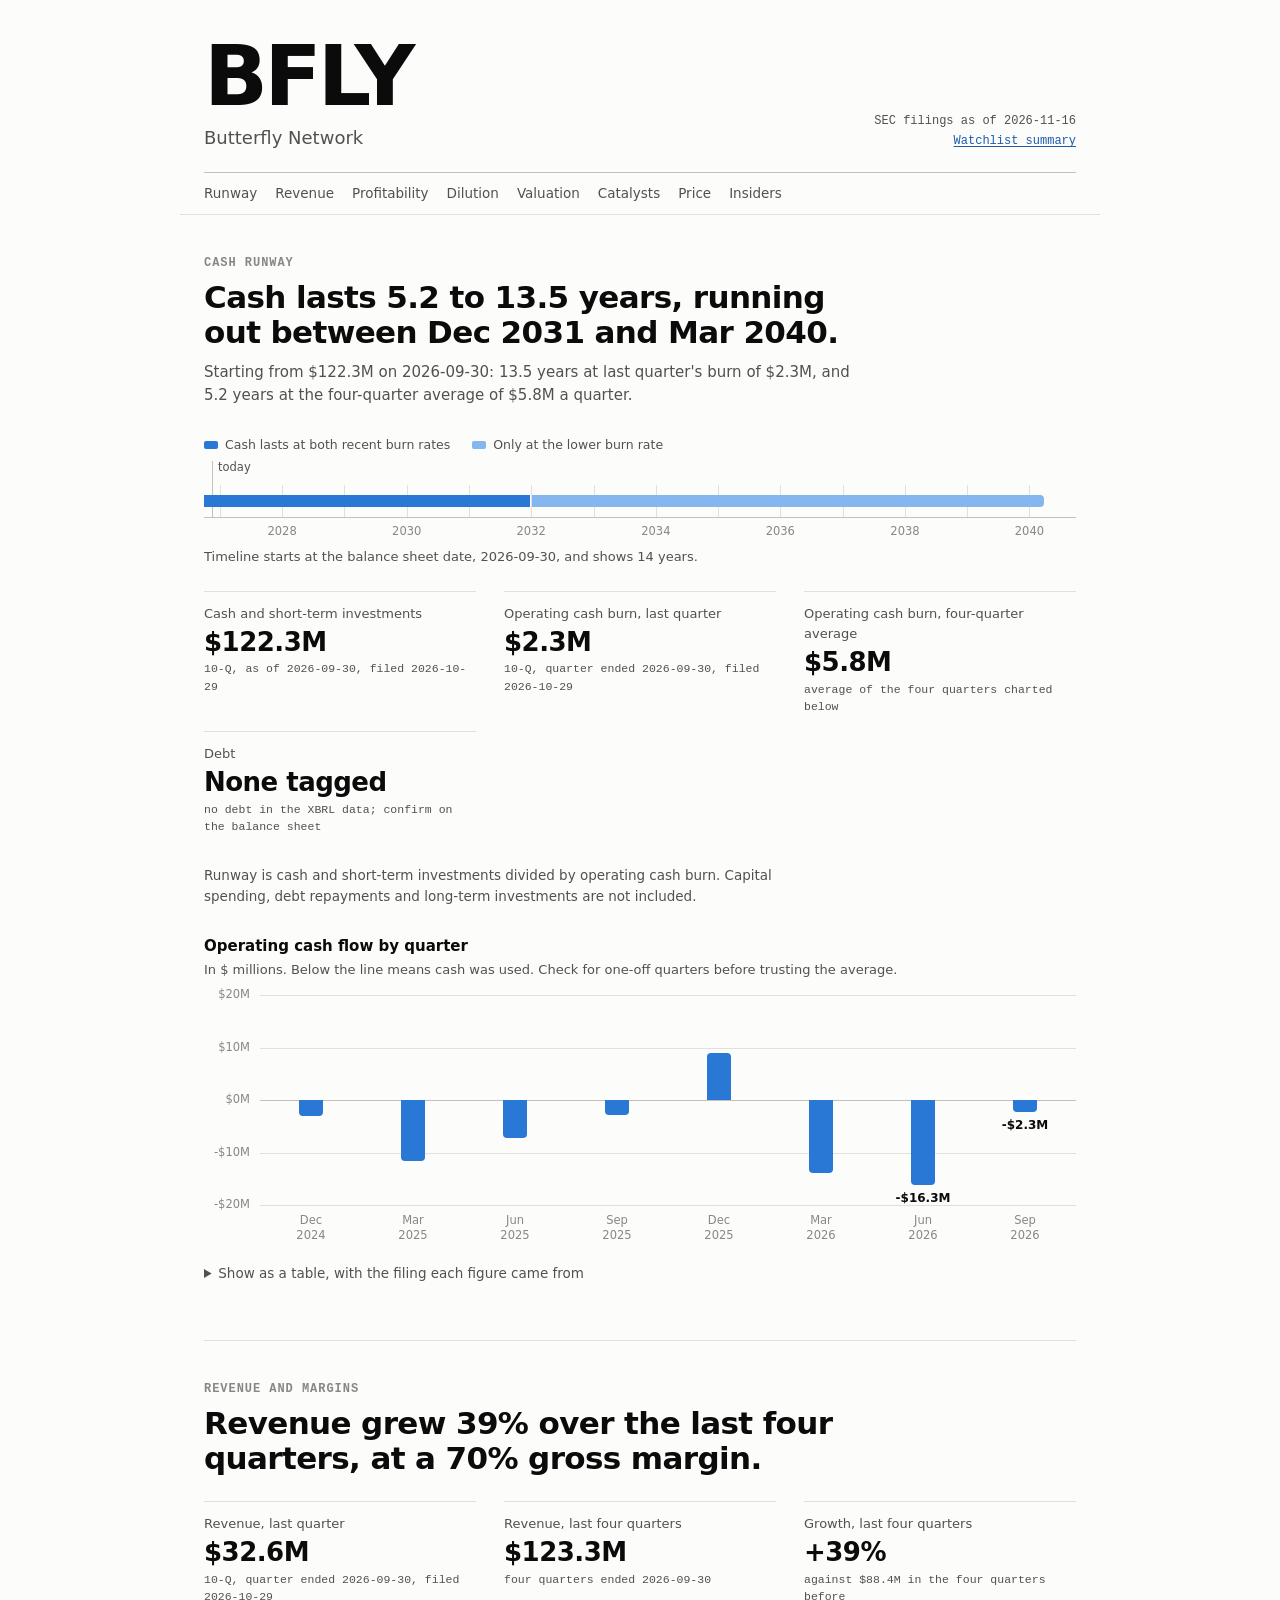
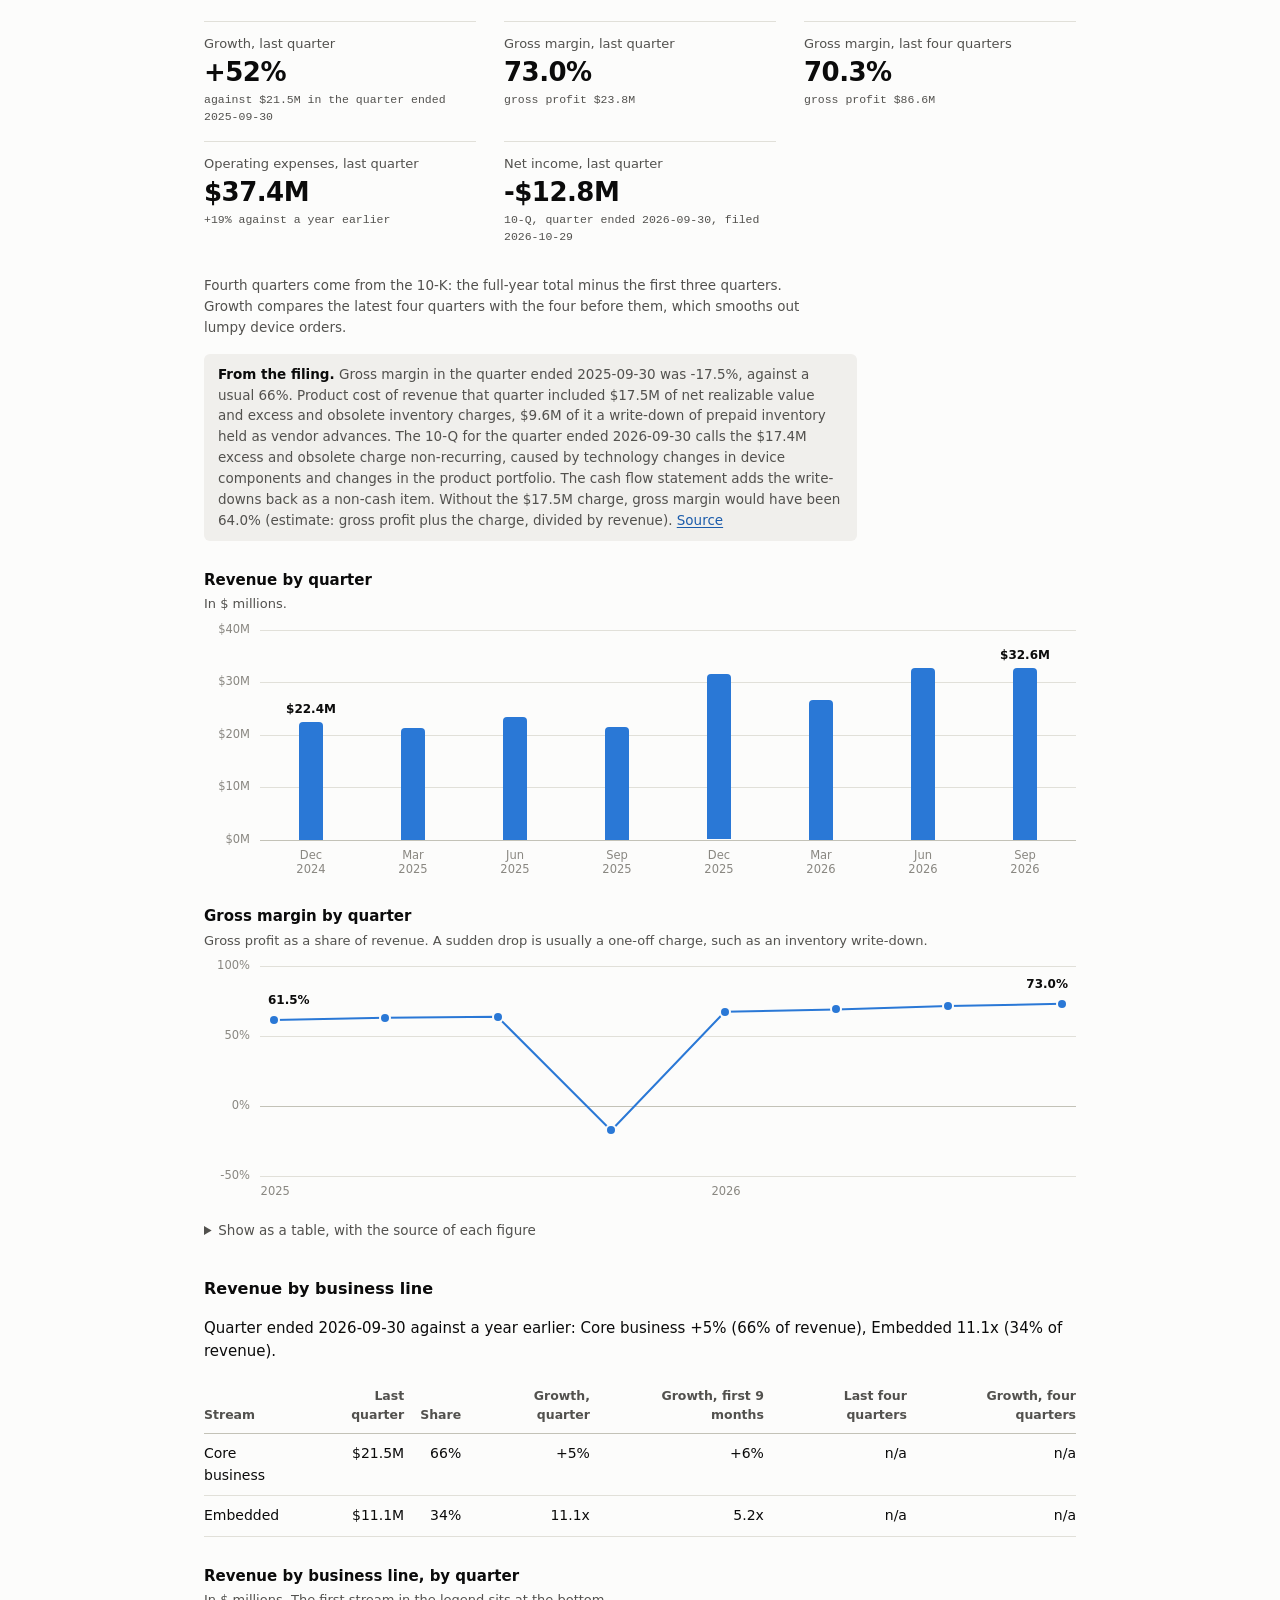
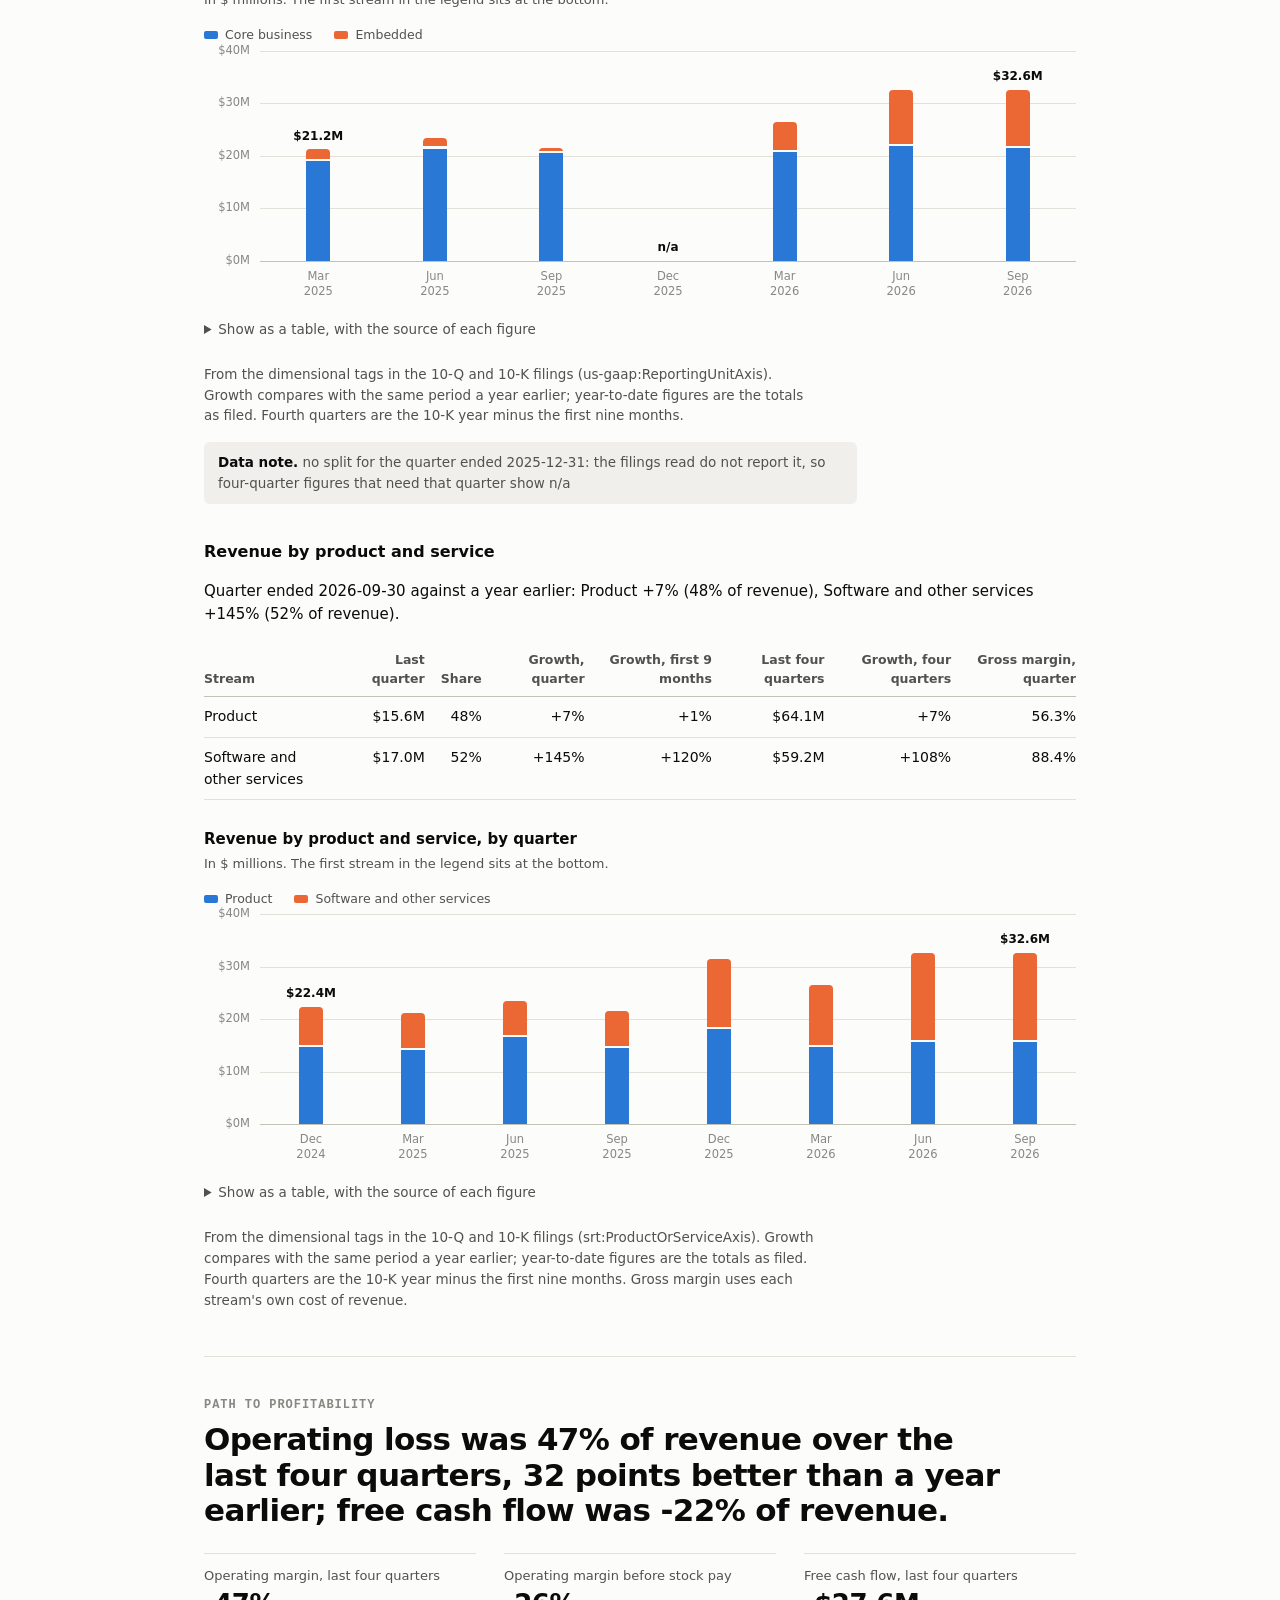
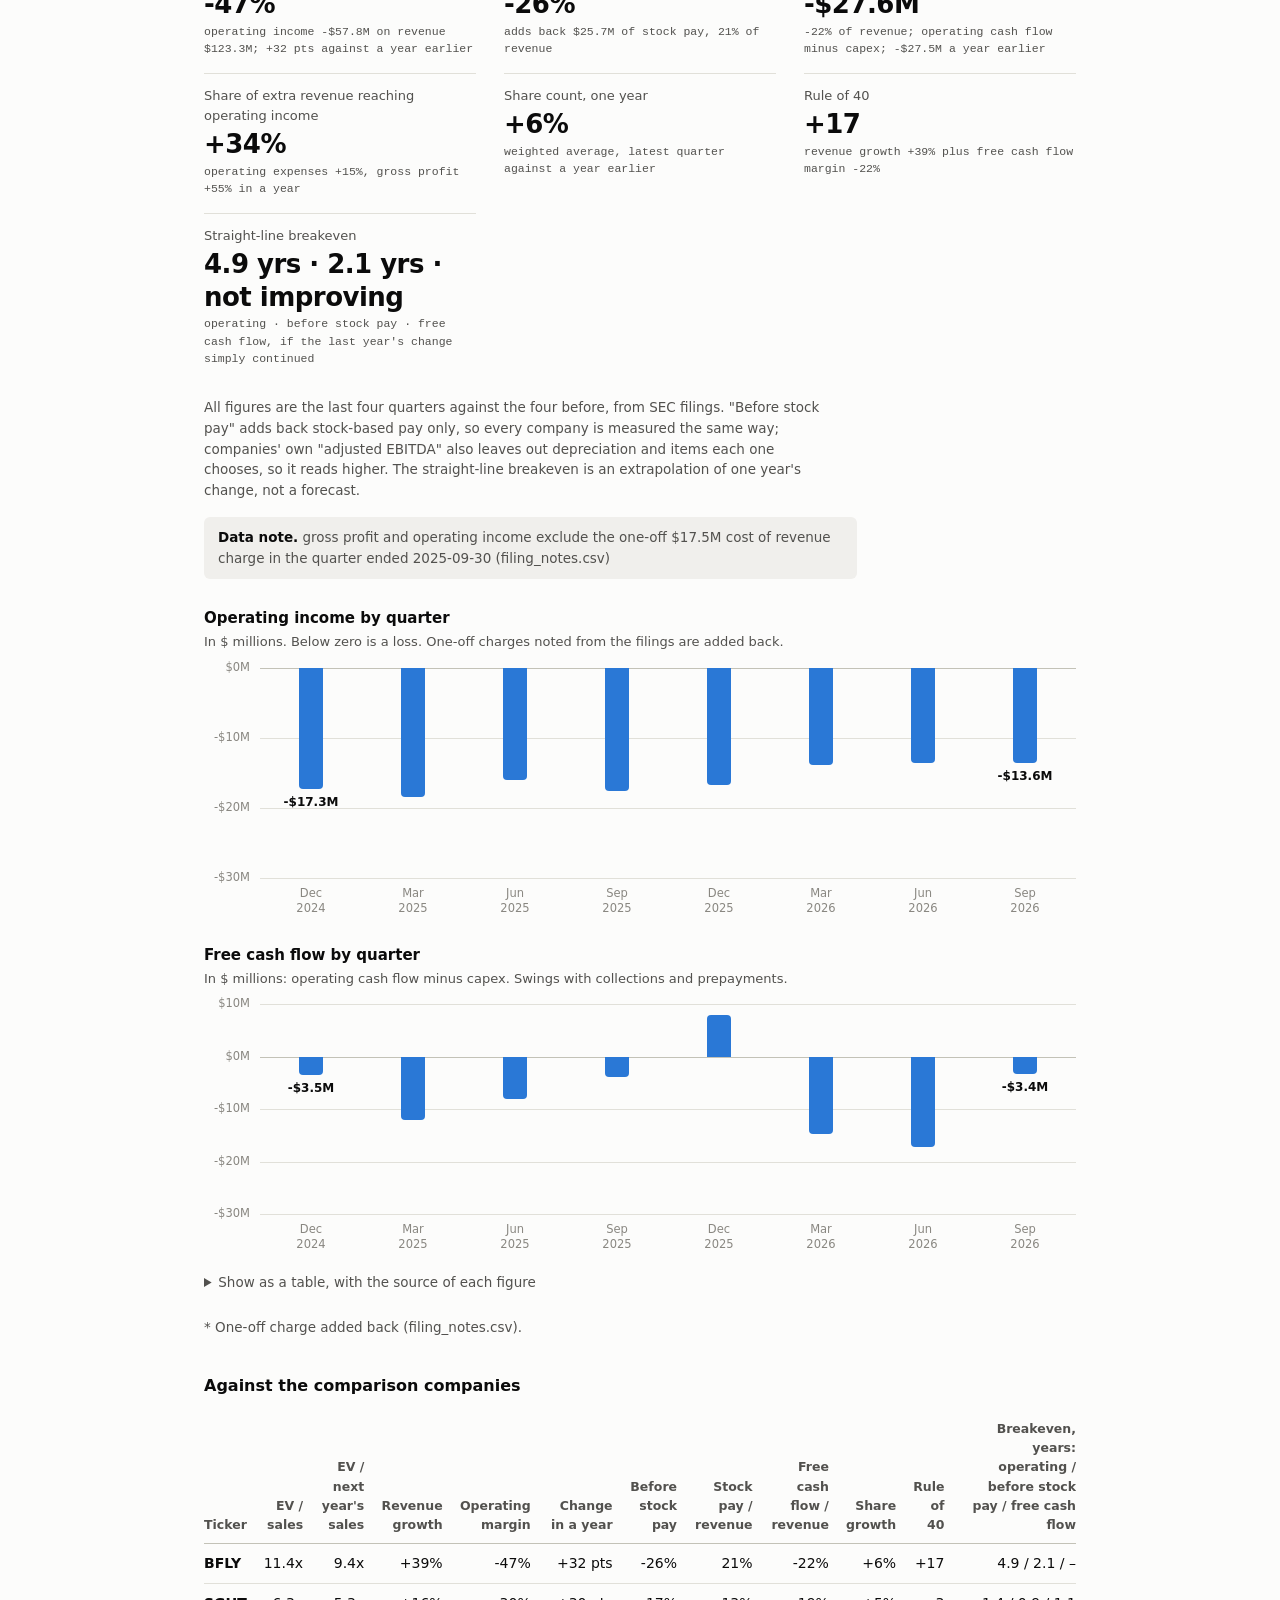
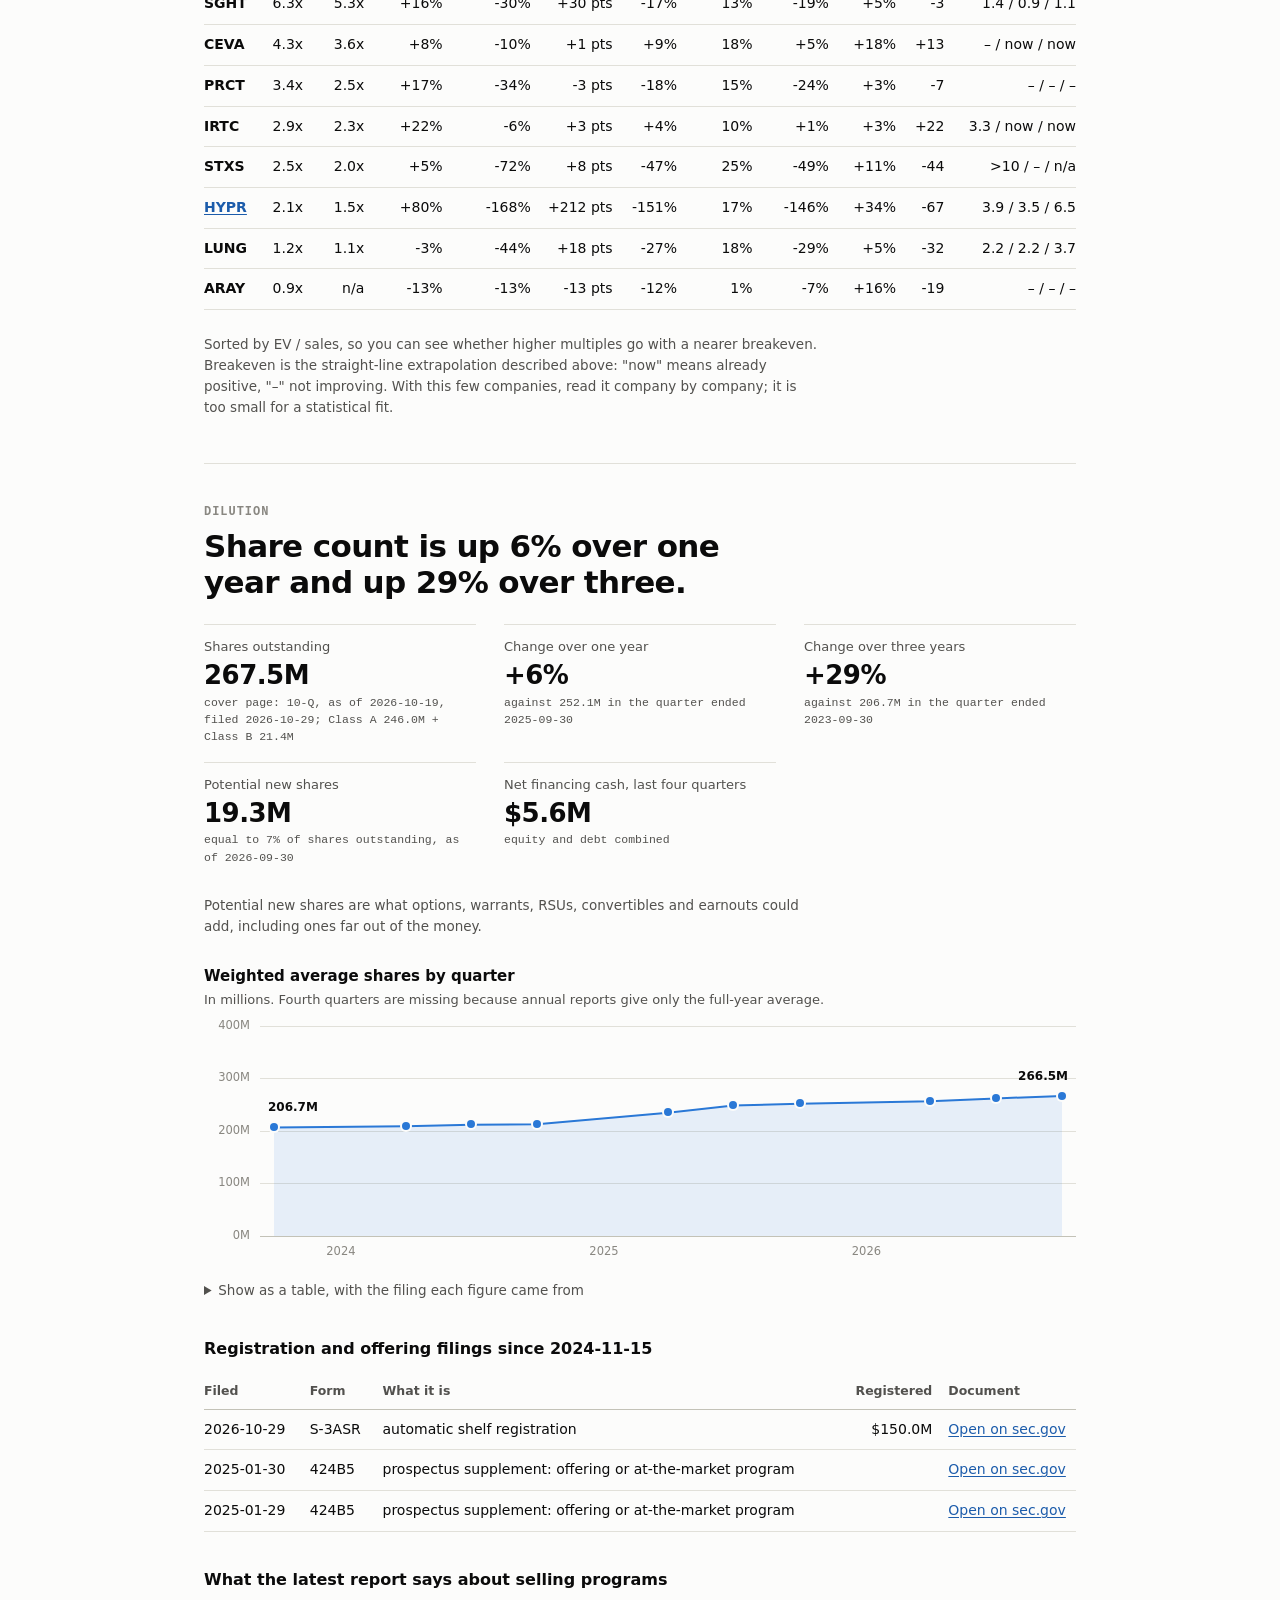
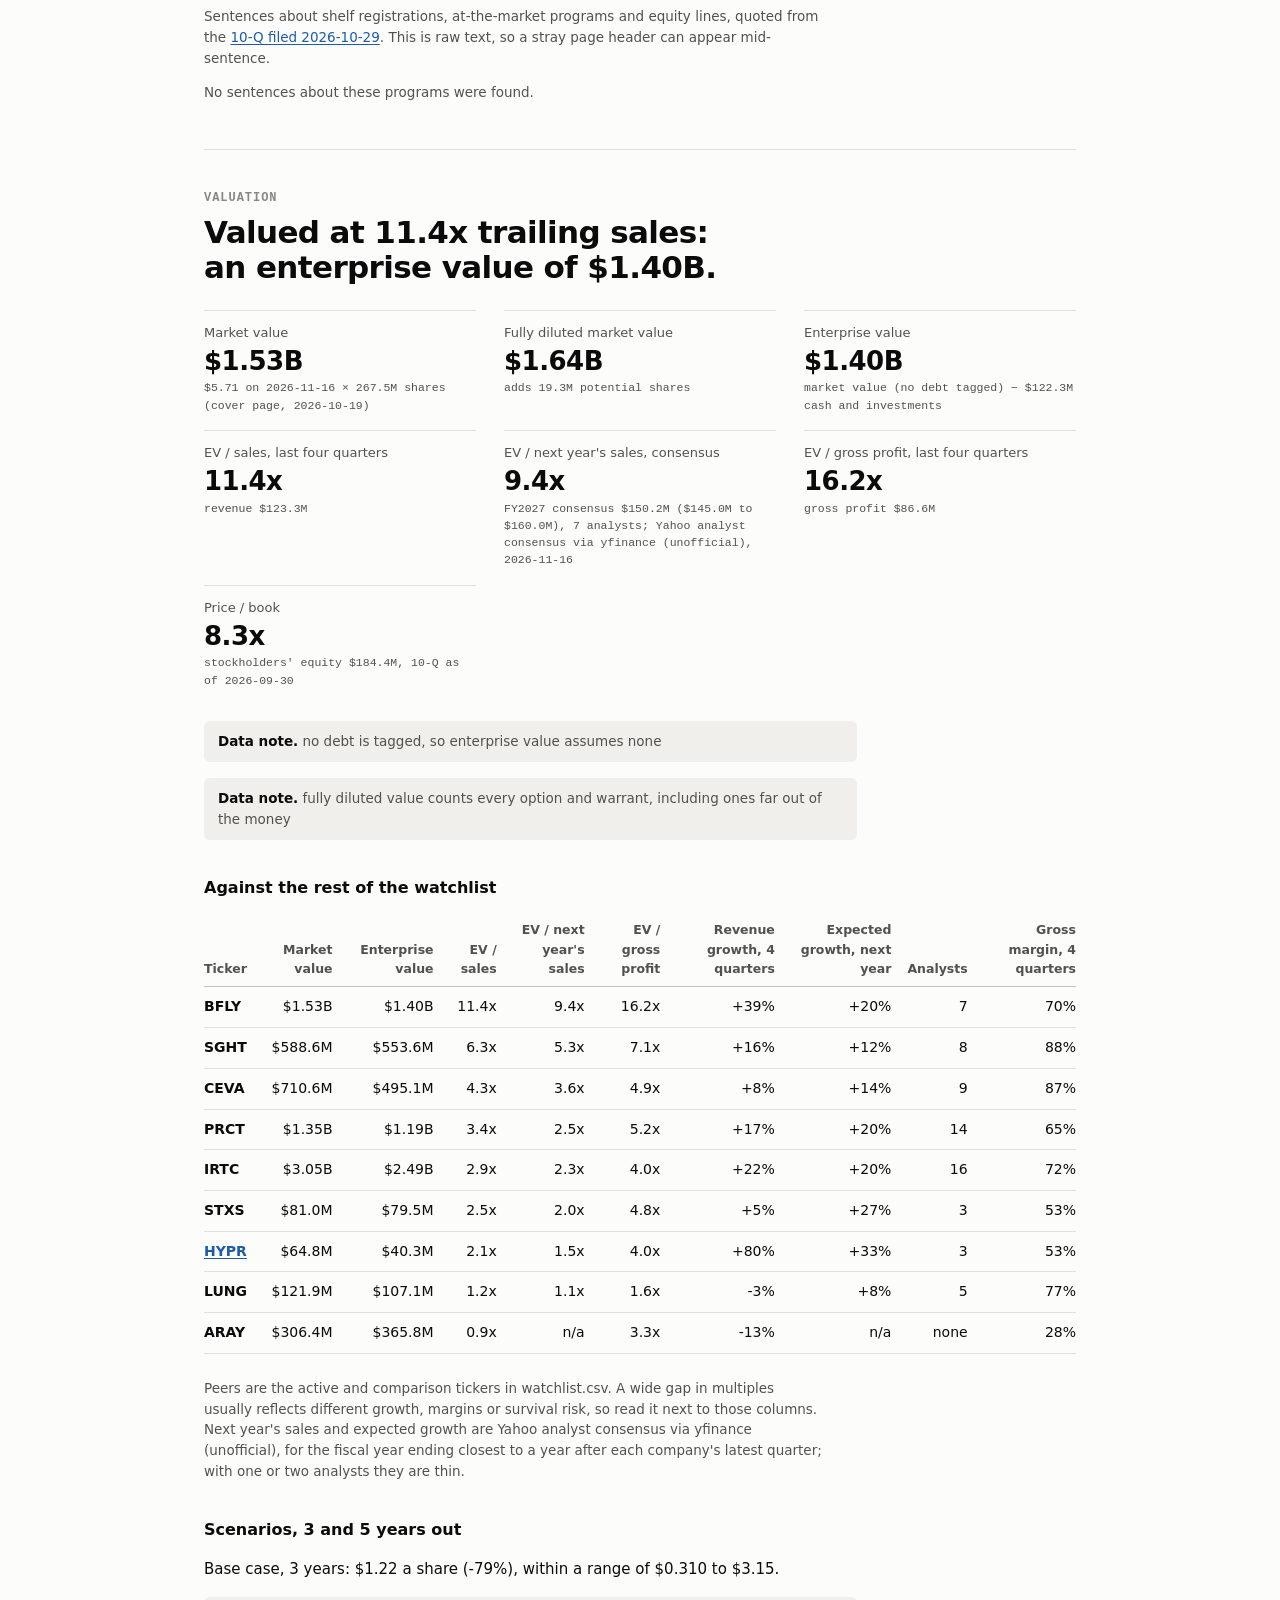
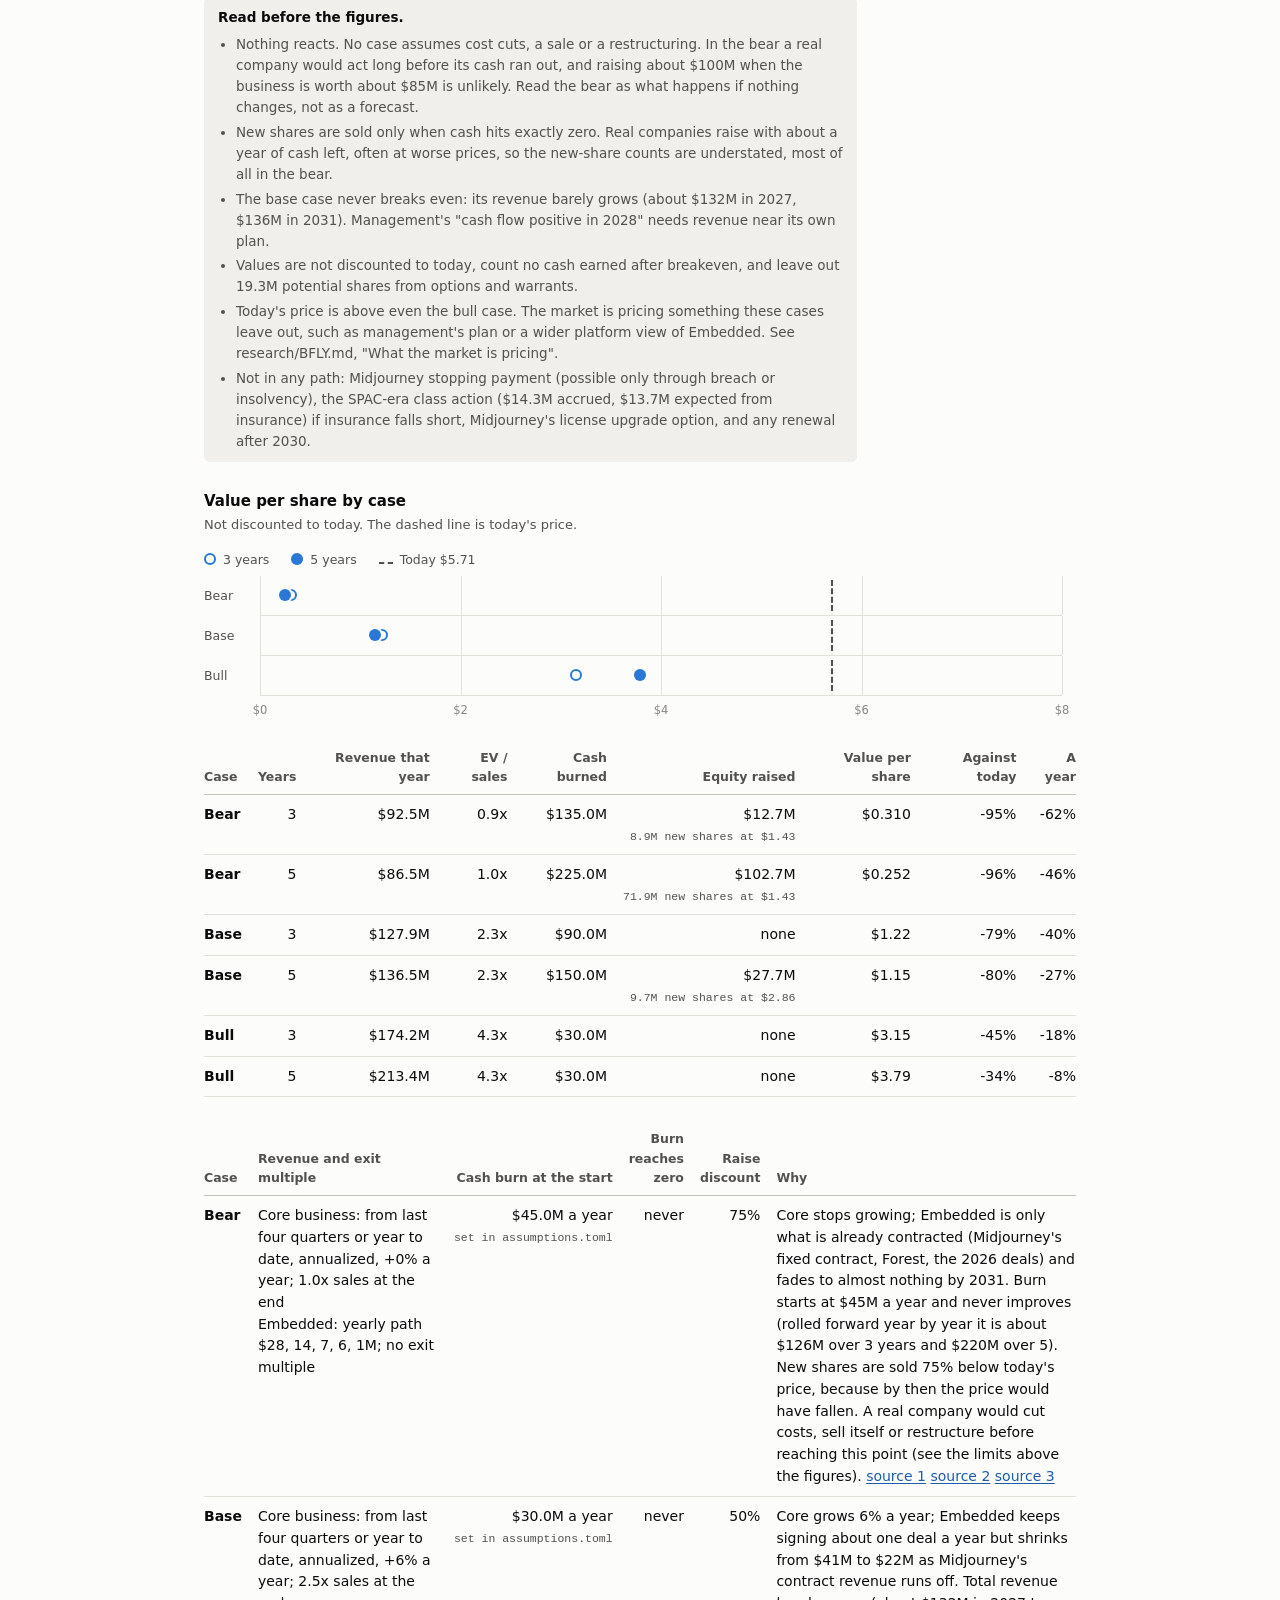
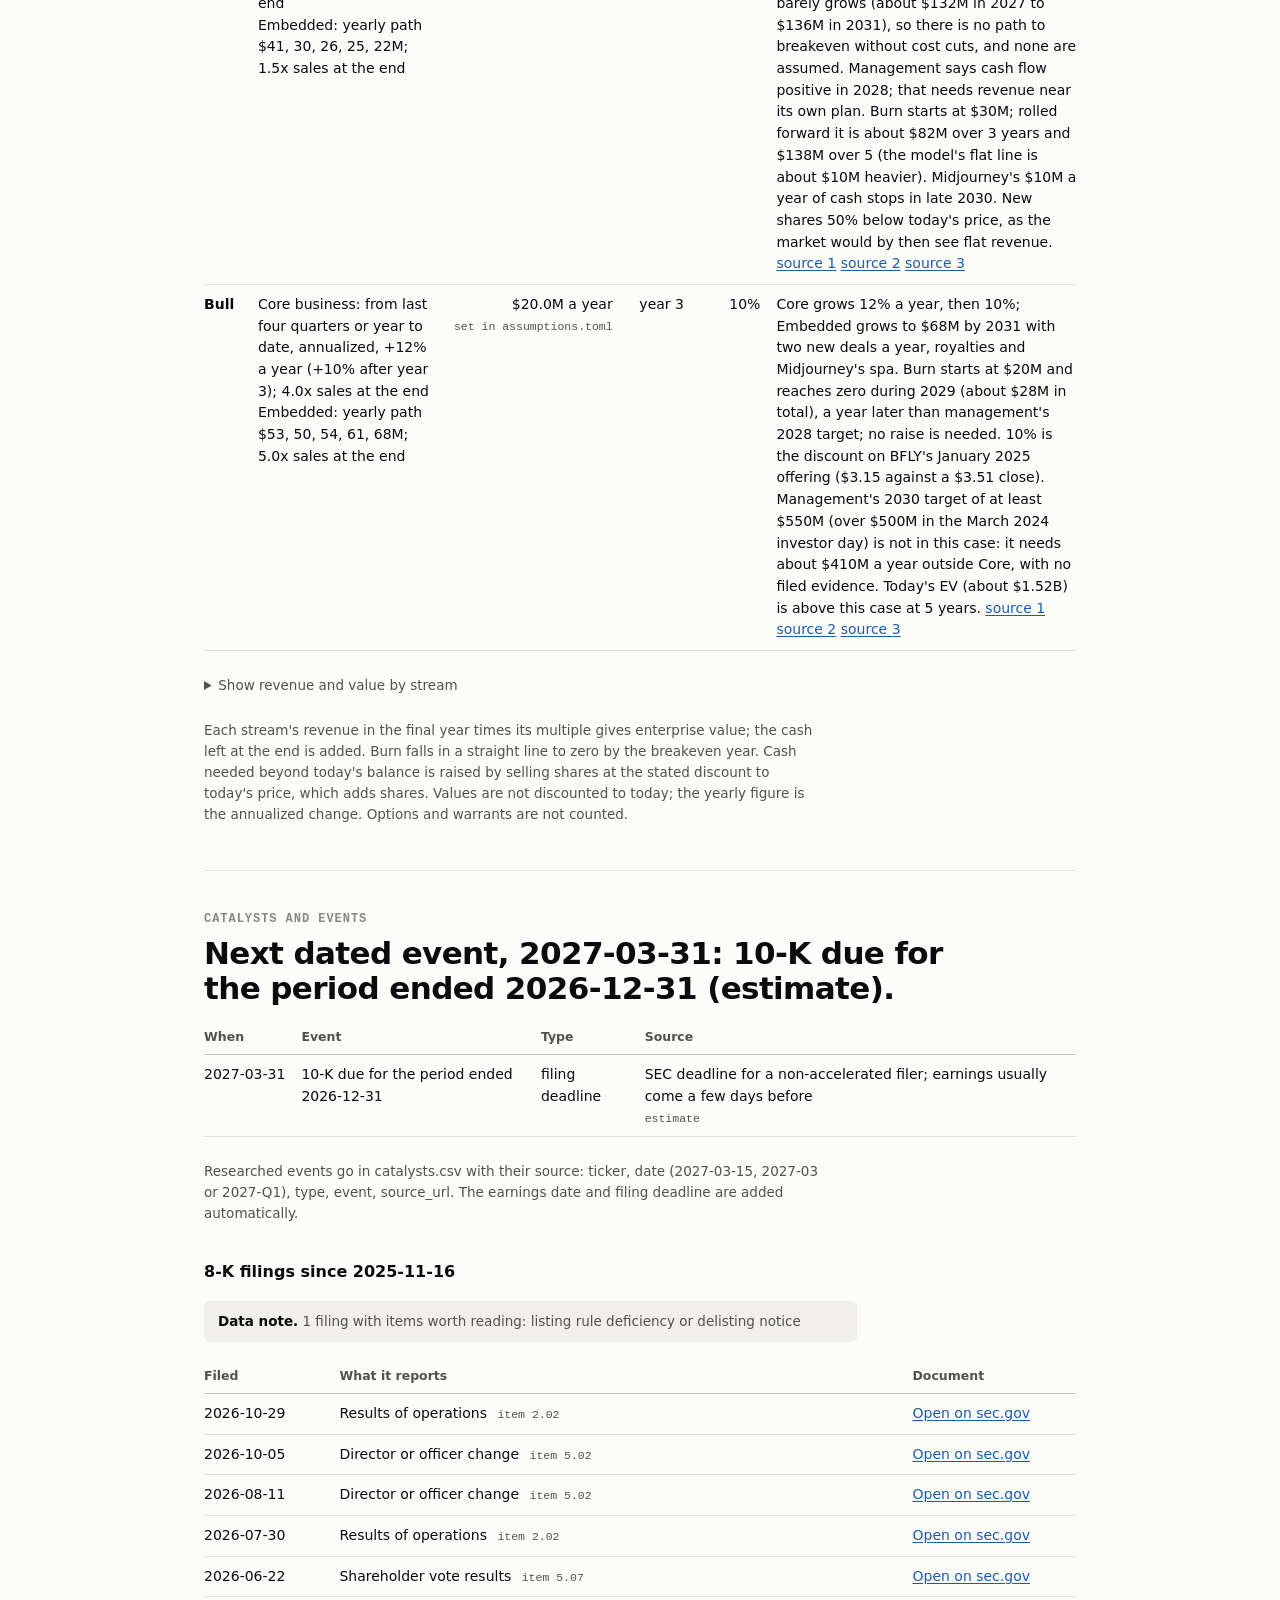
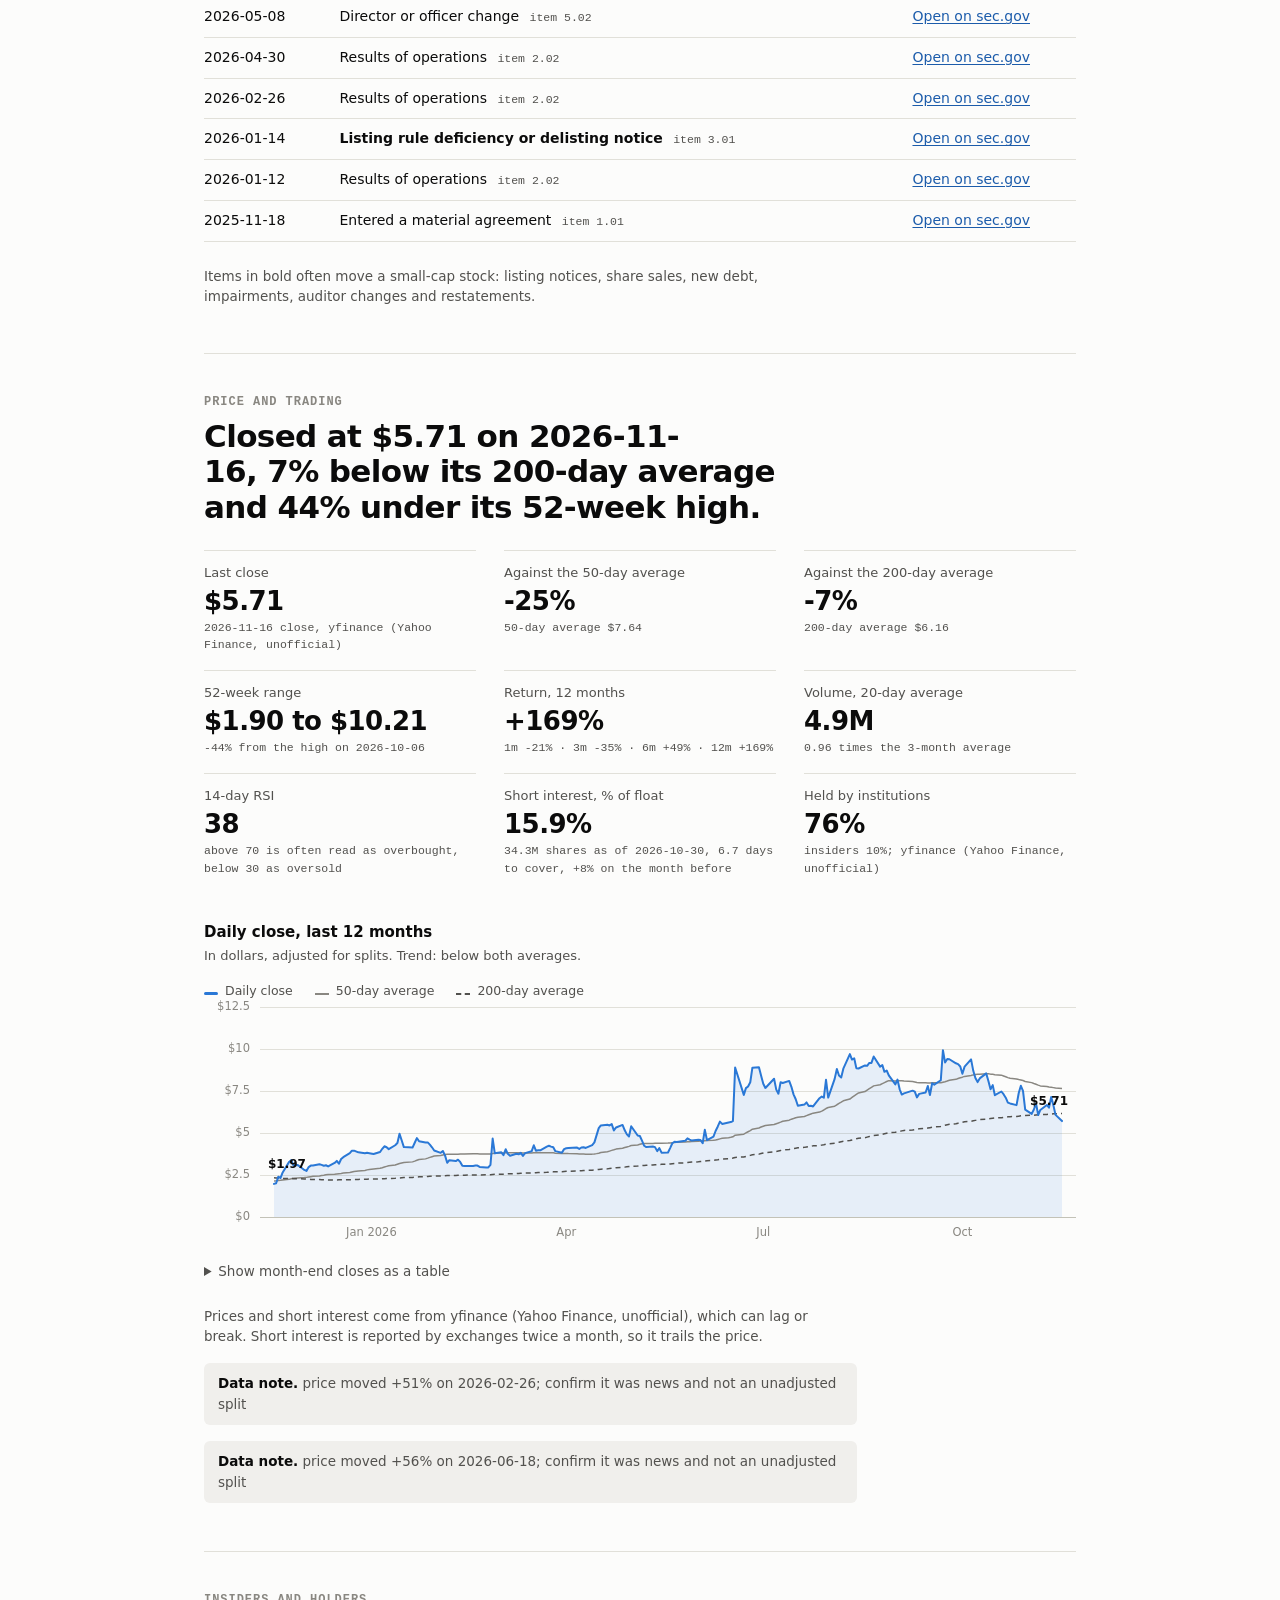
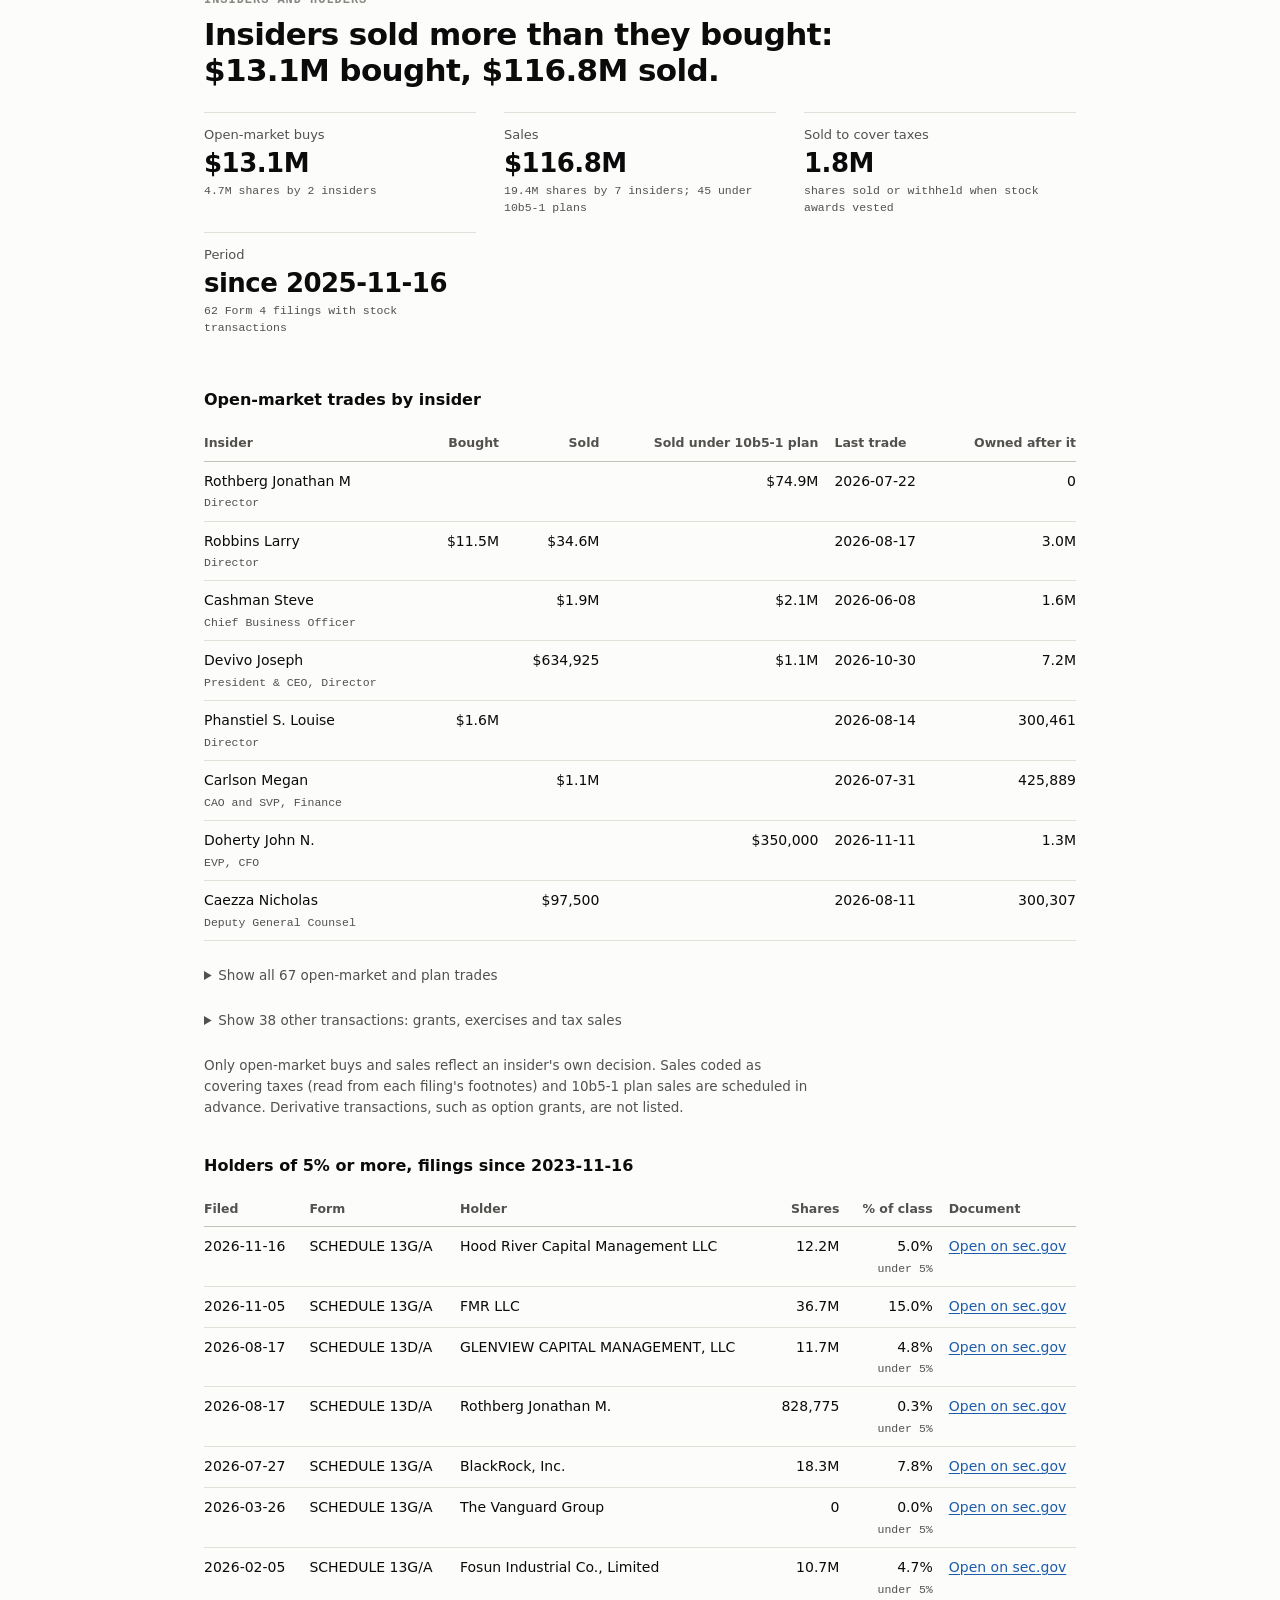
<file: reports/BFLY/2026-11-16.html>
<!doctype html>
<html lang="en">
<head>
<meta charset="utf-8">
<meta name="viewport" content="width=device-width, initial-scale=1">
<title>BFLY report, 2026-11-16</title>
<style>
/* Colour roles. Chart blues were checked with the dataviz palette validator in both modes. */
:root {
  color-scheme: light;
  --surface: #fcfcfb;
  --wash: #f0efec;
  --ink: #0b0b0b;
  --ink-2: #52514e;
  --muted: #898781;
  --grid: #e1e0d9;
  --axis: #c3c2b7;
  --series: #2a78d6;
  --series-pale: #86b6ef;
  /* Categorical slots for stacked series, in fixed order (validated together, both modes). */
  --cat-1: #2a78d6;
  --cat-2: #eb6834;
  --cat-3: #1baf7a;
  --link: #1c5cab;
  --sans: system-ui, -apple-system, "Segoe UI", sans-serif;
  --mono: ui-monospace, "Cascadia Mono", Consolas, "SF Mono", monospace;
}
@media (prefers-color-scheme: dark) {
  :root {
    color-scheme: dark;
    --surface: #1a1a19;
    --wash: #2c2c2a;
    --ink: #f0efec;
    --ink-2: #c3c2b7;
    --muted: #898781;
    --grid: #2c2c2a;
    --axis: #44443f;
    --series: #3987e5;
    --series-pale: #184f95;
    --cat-1: #3987e5;
    --cat-2: #d95926;
    --cat-3: #199e70;
    --link: #86b6ef;
  }
}

* { box-sizing: border-box; }
body {
  margin: 0;
  background: var(--surface);
  color: var(--ink);
  font: 15px/1.55 var(--sans);
  -webkit-text-size-adjust: 100%;
}
main { max-width: 920px; margin: 0 auto; padding: 40px 24px 80px; }
a { color: var(--link); text-underline-offset: 2px; }
a:focus-visible, [tabindex]:focus-visible {
  outline: 2px solid var(--series);
  outline-offset: 2px;
  border-radius: 2px;
}

/* Masthead: the ticker is the page's identity. */
.masthead {
  display: flex;
  flex-wrap: wrap;
  align-items: flex-end;
  justify-content: space-between;
  gap: 12px 24px;
  padding-bottom: 20px;
  border-bottom: 1px solid var(--axis);
}
.wordmark {
  margin: 0;
  font-size: clamp(46px, 10vw, 84px);
  line-height: 0.88;
  font-weight: 800;
  letter-spacing: -0.045em;
}
.company { margin: 10px 0 0; font-size: 18px; color: var(--ink-2); }
.meta { margin: 0; font: 12px/1.7 var(--mono); color: var(--ink-2); text-align: right; }

/* Section links: sticky so any section is one click away on a long page. */
.toc {
  position: sticky;
  top: 0;
  z-index: 5;
  display: flex;
  flex-wrap: wrap;
  gap: 2px 18px;
  margin: 0 -24px;
  padding: 10px 24px;
  background: var(--surface);
  border-bottom: 1px solid var(--grid);
  font-size: 13.5px;
}
.toc a { color: var(--ink-2); text-decoration: none; }
.toc a:hover { color: var(--ink); text-decoration: underline; }
.block { padding: 40px 0 8px; scroll-margin-top: 48px; }
.block + .block { border-top: 1px solid var(--grid); margin-top: 24px; }
.eyebrow {
  margin: 0 0 8px;
  font: 600 12px/1.4 var(--mono);
  letter-spacing: 0.08em;
  text-transform: uppercase;
  color: var(--muted);
}
h2 {
  margin: 0 0 10px;
  max-width: 26em;
  font-size: clamp(23px, 3.6vw, 31px);
  line-height: 1.15;
  font-weight: 700;
  letter-spacing: -0.02em;
  text-wrap: balance;
}
h3 { margin: 36px 0 10px; font-size: 16px; font-weight: 650; }
.lede { margin: 0 0 8px; max-width: 68ch; color: var(--ink-2); }
.small { font-size: 13.5px; color: var(--ink-2); max-width: 72ch; }

/* Figures with their source underneath. */
.stats {
  display: grid;
  grid-template-columns: repeat(auto-fit, minmax(200px, 1fr));
  gap: 0 28px;
  margin: 24px 0 8px;
}
.stat { padding: 12px 0 16px; border-top: 1px solid var(--grid); }
.stat dt { font-size: 13px; color: var(--ink-2); }
.stat dd { margin: 2px 0 0; }
.stat .value { display: block; font-size: 26px; line-height: 1.25; font-weight: 650; letter-spacing: -0.02em; }
.src { display: block; margin-top: 2px; font: 11.5px/1.5 var(--mono); color: var(--ink-2); }

.tag { margin-left: 6px; font: 11.5px/1.5 var(--mono); color: var(--ink-2); white-space: nowrap; }

.note {
  margin: 16px 0;
  padding: 10px 14px;
  max-width: 76ch;
  border-radius: 6px;
  background: var(--wash);
  font-size: 13.5px;
  color: var(--ink-2);
}
.note strong { color: var(--ink); font-weight: 650; }
/* Long text columns keep a readable width; on a narrow screen the table scrolls sideways instead */
th.prose, td.prose { min-width: 34ch; }
th.prose.narrow, td.prose.narrow { min-width: 22ch; }
.note ul { margin: 6px 0 0; padding-left: 18px; }
.note li + li { margin-top: 4px; }

/* Tables */
.table-wrap { overflow-x: auto; margin: 12px 0 24px; }
table { width: 100%; border-collapse: collapse; font-size: 14px; }
th {
  padding: 8px 16px 8px 0;
  border-bottom: 1px solid var(--axis);
  font-size: 12.5px;
  font-weight: 600;
  color: var(--ink-2);
  text-align: left;
  vertical-align: bottom;
}
td { padding: 9px 16px 9px 0; border-bottom: 1px solid var(--grid); vertical-align: top; }
th:last-child, td:last-child { padding-right: 0; }
.num { text-align: right; font-variant-numeric: tabular-nums; white-space: nowrap; }
th.num { white-space: normal; }
td.ticker { font-weight: 700; }
td.date, td.form { white-space: nowrap; font-variant-numeric: tabular-nums; }
details { margin: 4px 0 24px; }
summary { cursor: pointer; font-size: 13.5px; color: var(--ink-2); }

.quotes { list-style: none; margin: 14px 0; padding: 0; max-width: 76ch; }
.quotes li {
  margin-bottom: 10px;
  padding: 2px 0 2px 16px;
  border-left: 2px solid var(--grid);
  font-size: 14.5px;
  color: var(--ink-2);
}

footer {
  margin-top: 56px;
  padding-top: 16px;
  border-top: 1px solid var(--axis);
  font: 12px/1.7 var(--mono);
  color: var(--ink-2);
}
footer p { margin: 0 0 4px; }

/* Charts */
.chart { margin: 28px 0 20px; }
.chart figcaption { margin-bottom: 14px; }
.chart figcaption strong { display: block; font-size: 15px; font-weight: 650; }
.chart figcaption span, .chart-foot { font-size: 13px; color: var(--ink-2); }
.chart-foot { margin: 8px 0 0; }
.plot { display: grid; grid-template-columns: 56px 1fr; height: 210px; }
.yaxis, .area { position: relative; }
.yaxis span {
  position: absolute;
  right: 10px;
  transform: translateY(-50%);
  font-size: 11.5px;
  font-variant-numeric: tabular-nums;
  white-space: nowrap;
  color: var(--muted);
}
.gridline { position: absolute; left: 0; right: 0; height: 1px; background: var(--grid); }
.gridline.zero { background: var(--axis); }

.cols { position: absolute; inset: 0; display: flex; }
.col { position: relative; flex: 1; min-width: 0; }
.bar {
  position: absolute;
  left: 50%;
  width: min(24px, 60%);
  transform: translateX(-50%);
  background: var(--series);
}
.bar.neg { border-radius: 0 0 4px 4px; }
.bar.pos { border-radius: 4px 4px 0 0; }
/* Value range: one track per case, marks on a shared horizontal axis. */
.chart.range .track { display: flex; align-items: center; height: 40px; }
.track-label { width: 56px; flex: none; font-size: 12.5px; color: var(--ink-2); }
.track-line { position: relative; flex: 1; height: 100%; margin-right: 14px; border-bottom: 1px solid var(--grid); }
.vgrid { position: absolute; top: 0; bottom: 0; width: 1px; background: var(--grid); }
.range-ref { position: absolute; top: 4px; bottom: 4px; width: 0; border-left: 2px dashed var(--ink-2); transform: translateX(-1px); }
.mark { position: absolute; top: 50%; width: 24px; height: 24px; transform: translate(-50%, -50%); border-radius: 50%; }
.mark::after {
  content: ""; position: absolute; left: 50%; top: 50%; width: 12px; height: 12px;
  transform: translate(-50%, -50%); border-radius: 50%; box-sizing: border-box;
}
.mark.disc::after { background: var(--series); box-shadow: 0 0 0 2px var(--surface); }
.mark.ring::after { background: var(--surface); border: 2.5px solid var(--series); }
.mark:hover::after, .mark:focus-visible::after { width: 15px; height: 15px; }
.range-axis { position: relative; height: 24px; margin: 0 14px 0 56px; }
.range-axis span { position: absolute; top: 6px; transform: translateX(-50%); font-size: 11.5px; color: var(--muted); }
.sw.mark-key { width: 12px; height: 12px; border-radius: 50%; vertical-align: -1px; }
.sw.mark-key.disc { background: var(--series); }
.sw.mark-key.ring { border: 2.5px solid var(--series); background: transparent; }

/* Stacked columns: categorical colours by series, a 2px surface gap between segments. */
.bar.seg { border-radius: 0; }
.bar.seg.topmost { border-radius: 4px 4px 0 0; }
.bar.seg:not(.lowest) { border-bottom: 2px solid var(--surface); }
.c1 { background: var(--cat-1); }
.c2 { background: var(--cat-2); }
.c3 { background: var(--cat-3); }
.col:hover .bar, .col:focus-visible .bar, .fill:hover, .fill:focus-visible { filter: brightness(1.14); }
.val {
  position: absolute;
  left: 50%;
  transform: translateX(-50%);
  font-size: 12px;
  font-weight: 600;
  white-space: nowrap;
}
.xaxis { display: flex; margin-left: 56px; padding-top: 8px; }
.xaxis span { flex: 1; min-width: 0; text-align: center; font-size: 11.5px; line-height: 1.3; color: var(--muted); }
.xaxis.dated { position: relative; display: block; height: 24px; margin: 0 14px 0 70px; }
.xaxis.dated span { position: absolute; top: 8px; transform: translateX(-50%); }

.area.line { margin: 0 14px; }
.area.line .gridline { left: -14px; right: -14px; }
.area.line svg { position: absolute; inset: 0; width: 100%; height: 100%; overflow: visible; }
.line-path {
  fill: none;
  stroke: var(--series);
  stroke-width: 2;
  stroke-linejoin: round;
  stroke-linecap: round;
  vector-effect: non-scaling-stroke;
}
.line-wash { fill: var(--series); opacity: 0.1; }
/* Reference lines are neutral so the series keeps the only colour; pattern tells them apart. */
.line-ref {
  fill: none;
  stroke: var(--ink-2);
  stroke-width: 1.5;
  stroke-linejoin: round;
  vector-effect: non-scaling-stroke;
}
.line-ref.dashed { stroke-dasharray: 5 4; }
.line-ref.solid { stroke: var(--muted); }
.sw.line { height: 3px; border-radius: 2px; background: var(--series); }
.sw.ref { height: 0; border-radius: 0; }
.sw.ref.dashed { border-top: 2px dashed var(--ink-2); }
.sw.ref.solid { border-top: 2px solid var(--muted); }
/* Dense lines: each point owns a vertical strip; hovering it shows a marker. */
.slice { position: absolute; top: 0; bottom: 0; }
.slice i { position: absolute; display: none; width: 10px; height: 10px; margin: -5px 0 0 -5px;
  border-radius: 50%; background: var(--series); box-shadow: 0 0 0 2px var(--surface); }
.slice:hover i { display: block; }
.slice:hover::before { content: ""; position: absolute; top: 0; bottom: 0; left: 50%; width: 1px; background: var(--axis); }
.dot { position: absolute; width: 24px; height: 24px; transform: translate(-50%, -50%); border-radius: 50%; }
.dot::after {
  content: "";
  position: absolute;
  inset: 8px;
  border-radius: 50%;
  background: var(--series);
  box-shadow: 0 0 0 2px var(--surface);
}
.dot:hover::after, .dot:focus-visible::after { inset: 6px; }
.pt-label { position: absolute; transform: translateY(-100%); font-size: 12px; font-weight: 600; white-space: nowrap; }
.pt-label.first { left: -6px; }
.pt-label.last { right: -6px; }

/* Runway strip */
.legend { display: flex; flex-wrap: wrap; gap: 4px 22px; margin-bottom: 6px; font-size: 12.5px; color: var(--ink-2); }
.sw { display: inline-block; width: 14px; height: 8px; margin-right: 7px; border-radius: 2px; }
.sw.solid, .fill.solid { background: var(--series); }
.sw.pale, .fill.pale { background: var(--series-pale); }
.strip-body { position: relative; padding-top: 24px; --name-w: 0px; }
.strip-body.named { --name-w: 68px; }
.strip-grid { position: absolute; top: 0; bottom: 22px; left: var(--name-w); right: 0; }
.strip-grid i { position: absolute; top: 24px; bottom: 0; width: 1px; background: var(--grid); }
.strip-grid i.today { top: 0; background: var(--axis); }
.strip-grid i.today span {
  position: absolute;
  top: -2px;
  left: 6px;
  font-size: 11.5px;
  font-style: normal;
  color: var(--ink-2);
}
.strip-row {
  position: relative;
  display: grid;
  grid-template-columns: var(--name-w) 1fr;
  align-items: end;
  padding: 10px 0;
}
.strip-name { font-size: 15px; font-weight: 700; line-height: 14px; }
.strip-text { margin: 0 0 6px; font-size: 14px; }
.strip-text span { padding-right: 8px; background: var(--surface); }
.track { position: relative; height: 12px; }
.fill { position: absolute; top: 0; bottom: 0; }
.fill.end { border-radius: 0 4px 4px 0; }
.strip-axis { position: relative; height: 22px; margin-left: var(--name-w); border-top: 1px solid var(--axis); }
.strip-axis span { position: absolute; top: 5px; transform: translateX(-50%); font-size: 11.5px; color: var(--muted); }

/* Hover readout: value first, then what it is, then where it came from. */
.tip {
  position: fixed;
  z-index: 10;
  max-width: 260px;
  padding: 8px 11px;
  border-radius: 6px;
  background: var(--ink);
  color: var(--surface);
  font-size: 12.5px;
  line-height: 1.4;
  pointer-events: none;
  box-shadow: 0 4px 14px rgba(0, 0, 0, 0.18);
}
.tip[hidden] { display: none; }
.tip-value { font-size: 15px; font-weight: 650; }
.tip-detail { margin-top: 2px; font: 11px/1.4 var(--mono); opacity: 0.75; }

@media (max-width: 560px) {
  main { padding: 28px 16px 64px; }
  .toc { margin: 0 -16px; padding: 8px 16px; gap: 2px 14px; }
  .meta { text-align: left; }
  .plot { grid-template-columns: 46px 1fr; }
  .xaxis { margin-left: 46px; }
  .xaxis.dated { margin-left: 60px; }
  .strip-body.named { --name-w: 54px; }
}
@media print {
  .tip { display: none; }
  details > *:not(summary) { display: block; }
}
</style>
</head>
<body>
<main>
<header class="masthead"><div><h1 class="wordmark">BFLY</h1><p class="company">Butterfly Network</p></div><p class="meta">SEC filings as of 2026-11-16<br><a href="../index.html">Watchlist summary</a></p></header>
<nav class="toc" aria-label="Sections"><a href="#runway">Runway</a><a href="#revenue">Revenue</a><a href="#profitability">Profitability</a><a href="#dilution">Dilution</a><a href="#valuation">Valuation</a><a href="#catalysts">Catalysts</a><a href="#price">Price</a><a href="#ownership">Insiders</a></nav>
<section class="block" id="runway"><p class="eyebrow">Cash runway</p><h2>Cash lasts 5.2 to 13.5 years, running out between Dec 2031 and Mar 2040.</h2><p class="lede">Starting from $122.3M on 2026-09-30: 13.5 years at last quarter&#x27;s burn of $2.3M, and 5.2 years at the four-quarter average of $5.8M a quarter.</p><figure class="chart strip"><div class="legend"><span><i class="sw solid"></i>Cash lasts at both recent burn rates</span><span><i class="sw pale"></i>Only at the lower burn rate</span></div><div class="strip-body"><div class="strip-grid"><i style="left:1.82%"></i><i style="left:8.96%"></i><i style="left:16.11%"></i><i style="left:23.25%"></i><i style="left:30.39%"></i><i style="left:37.52%"></i><i style="left:44.68%"></i><i style="left:51.82%"></i><i style="left:58.96%"></i><i style="left:66.09%"></i><i style="left:73.25%"></i><i style="left:80.39%"></i><i style="left:87.52%"></i><i style="left:94.66%"></i><i class="today" style="left:0.92%"><span>today</span></i></div><div class="strip-row"><div class="strip-name"></div><div class="strip-main"><div class="track"><span class="fill solid" style="left:0.00%;width:37.33%" tabindex="0" data-tip="Cash lasts at both burn rates|to Dec 2031|"></span><span class="fill pale end" style="left:calc(37.33% + 2px);width:calc(59.03% - 2px)" tabindex="0" data-tip="Only at the lower burn rate|to Mar 2040|"></span></div></div></div><div class="strip-axis"><span style="left:8.96%">2028</span><span style="left:23.25%">2030</span><span style="left:37.52%">2032</span><span style="left:51.82%">2034</span><span style="left:66.09%">2036</span><span style="left:80.39%">2038</span><span style="left:94.66%">2040</span></div></div><p class="chart-foot">Timeline starts at the balance sheet date, 2026-09-30, and shows 14 years.</p></figure><dl class="stats"><div class="stat"><dt>Cash and short-term investments</dt><dd><span class="value">$122.3M</span><span class="src">10-Q, as of 2026-09-30, filed 2026-10-29</span></dd></div><div class="stat"><dt>Operating cash burn, last quarter</dt><dd><span class="value">$2.3M</span><span class="src">10-Q, quarter ended 2026-09-30, filed 2026-10-29</span></dd></div><div class="stat"><dt>Operating cash burn, four-quarter average</dt><dd><span class="value">$5.8M</span><span class="src">average of the four quarters charted below</span></dd></div><div class="stat"><dt>Debt</dt><dd><span class="value">None tagged</span><span class="src">no debt in the XBRL data; confirm on the balance sheet</span></dd></div></dl><p class="small">Runway is cash and short-term investments divided by operating cash burn. Capital spending, debt repayments and long-term investments are not included.</p><figure class="chart"><figcaption><strong>Operating cash flow by quarter</strong><span>In $ millions. Below the line means cash was used. Check for one-off quarters before trusting the average.</span></figcaption><div class="plot"><div class="yaxis"><span style="top:100.00%">-$20M</span><span style="top:75.00%">-$10M</span><span style="top:50.00%">$0M</span><span style="top:25.00%">$10M</span><span style="top:0.00%">$20M</span></div><div class="area"><i class="gridline" style="top:100.00%"></i><i class="gridline" style="top:75.00%"></i><i class="gridline zero" style="top:50.00%"></i><i class="gridline" style="top:25.00%"></i><i class="gridline" style="top:0.00%"></i><div class="cols"><div class="col" tabindex="0" data-tip="Quarter ended 2024-12-31|-$3.1M|10-K filed 2026-02-27"><b class="bar neg" style="top:50.00%;height:7.80%"></b></div><div class="col" tabindex="0" data-tip="Quarter ended 2025-03-31|-$11.7M|10-Q filed 2026-04-30"><b class="bar neg" style="top:50.00%;height:29.19%"></b></div><div class="col" tabindex="0" data-tip="Quarter ended 2025-06-30|-$7.2M|10-Q filed 2026-07-30"><b class="bar neg" style="top:50.00%;height:17.92%"></b></div><div class="col" tabindex="0" data-tip="Quarter ended 2025-09-30|-$2.9M|10-Q filed 2026-10-29"><b class="bar neg" style="top:50.00%;height:7.22%"></b></div><div class="col" tabindex="0" data-tip="Quarter ended 2025-12-31|$9.0M|10-K filed 2026-02-27"><b class="bar pos" style="top:27.42%;height:22.58%"></b></div><div class="col" tabindex="0" data-tip="Quarter ended 2026-03-31|-$13.9M|10-Q filed 2026-04-30"><b class="bar neg" style="top:50.00%;height:34.73%"></b></div><div class="col" tabindex="0" data-tip="Quarter ended 2026-06-30|-$16.3M|10-Q filed 2026-07-30"><b class="bar neg" style="top:50.00%;height:40.67%"></b><span class="val" style="top:calc(90.67% + 4px)">-$16.3M</span></div><div class="col" tabindex="0" data-tip="Quarter ended 2026-09-30|-$2.3M|10-Q filed 2026-10-29"><b class="bar neg" style="top:50.00%;height:5.66%"></b><span class="val" style="top:calc(55.66% + 4px)">-$2.3M</span></div></div></div></div><div class="xaxis"><span>Dec<br>2024</span><span>Mar<br>2025</span><span>Jun<br>2025</span><span>Sep<br>2025</span><span>Dec<br>2025</span><span>Mar<br>2026</span><span>Jun<br>2026</span><span>Sep<br>2026</span></div></figure><details><summary>Show as a table, with the filing each figure came from</summary><div class="table-wrap"><table><thead><tr><th class="date">Quarter ended</th><th class="num">Operating cash flow</th><th class="">Reported in</th></tr></thead><tbody><tr><td class="date">2026-09-30</td><td class="num">-$2.3M</td><td class="">10-Q filed 2026-10-29</td></tr><tr><td class="date">2026-06-30</td><td class="num">-$16.3M</td><td class="">10-Q filed 2026-07-30</td></tr><tr><td class="date">2026-03-31</td><td class="num">-$13.9M</td><td class="">10-Q filed 2026-04-30</td></tr><tr><td class="date">2025-12-31</td><td class="num">$9.0M</td><td class="">10-K filed 2026-02-27</td></tr><tr><td class="date">2025-09-30</td><td class="num">-$2.9M</td><td class="">10-Q filed 2026-10-29</td></tr><tr><td class="date">2025-06-30</td><td class="num">-$7.2M</td><td class="">10-Q filed 2026-07-30</td></tr><tr><td class="date">2025-03-31</td><td class="num">-$11.7M</td><td class="">10-Q filed 2026-04-30</td></tr><tr><td class="date">2024-12-31</td><td class="num">-$3.1M</td><td class="">10-K filed 2026-02-27</td></tr></tbody></table></div></details></section>
<section class="block" id="revenue"><p class="eyebrow">Revenue and margins</p><h2>Revenue grew 39% over the last four quarters, at a 70% gross margin.</h2><dl class="stats"><div class="stat"><dt>Revenue, last quarter</dt><dd><span class="value">$32.6M</span><span class="src">10-Q, quarter ended 2026-09-30, filed 2026-10-29</span></dd></div><div class="stat"><dt>Revenue, last four quarters</dt><dd><span class="value">$123.3M</span><span class="src">four quarters ended 2026-09-30</span></dd></div><div class="stat"><dt>Growth, last four quarters</dt><dd><span class="value">+39%</span><span class="src">against $88.4M in the four quarters before</span></dd></div><div class="stat"><dt>Growth, last quarter</dt><dd><span class="value">+52%</span><span class="src">against $21.5M in the quarter ended 2025-09-30</span></dd></div><div class="stat"><dt>Gross margin, last quarter</dt><dd><span class="value">73.0%</span><span class="src">gross profit $23.8M</span></dd></div><div class="stat"><dt>Gross margin, last four quarters</dt><dd><span class="value">70.3%</span><span class="src">gross profit $86.6M</span></dd></div><div class="stat"><dt>Operating expenses, last quarter</dt><dd><span class="value">$37.4M</span><span class="src">+19% against a year earlier</span></dd></div><div class="stat"><dt>Net income, last quarter</dt><dd><span class="value">-$12.8M</span><span class="src">10-Q, quarter ended 2026-09-30, filed 2026-10-29</span></dd></div></dl><p class="small">Fourth quarters come from the 10-K: the full-year total minus the first three quarters. Growth compares the latest four quarters with the four before them, which smooths out lumpy device orders.</p><p class="note"><strong>From the filing.</strong> Gross margin in the quarter ended 2025-09-30 was -17.5%, against a usual 66%. Product cost of revenue that quarter included $17.5M of net realizable value and excess and obsolete inventory charges, $9.6M of it a write-down of prepaid inventory held as vendor advances. The 10-Q for the quarter ended 2026-09-30 calls the $17.4M excess and obsolete charge non-recurring, caused by technology changes in device components and changes in the product portfolio. The cash flow statement adds the write-downs back as a non-cash item. Without the $17.5M charge, gross margin would have been 64.0% (estimate: gross profit plus the charge, divided by revenue). <a href="https://www.sec.gov/Archives/edgar/data/1804176/000180417626000040/bfly-20260930.htm">Source</a></p><figure class="chart"><figcaption><strong>Revenue by quarter</strong><span>In $ millions.</span></figcaption><div class="plot"><div class="yaxis"><span style="top:100.00%">$0M</span><span style="top:75.00%">$10M</span><span style="top:50.00%">$20M</span><span style="top:25.00%">$30M</span><span style="top:0.00%">$40M</span></div><div class="area"><i class="gridline zero" style="top:100.00%"></i><i class="gridline" style="top:75.00%"></i><i class="gridline" style="top:50.00%"></i><i class="gridline" style="top:25.00%"></i><i class="gridline" style="top:0.00%"></i><div class="cols"><div class="col" tabindex="0" data-tip="Quarter ended 2024-12-31|$22.4M|10-K filed 2026-02-27"><b class="bar pos" style="top:44.12%;height:55.88%"></b><span class="val" style="bottom:calc(55.88% + 4px)">$22.4M</span></div><div class="col" tabindex="0" data-tip="Quarter ended 2025-03-31|$21.2M|10-Q filed 2026-04-30"><b class="bar pos" style="top:46.94%;height:53.06%"></b></div><div class="col" tabindex="0" data-tip="Quarter ended 2025-06-30|$23.4M|10-Q filed 2026-07-30"><b class="bar pos" style="top:41.54%;height:58.46%"></b></div><div class="col" tabindex="0" data-tip="Quarter ended 2025-09-30|$21.5M|10-Q filed 2026-10-29"><b class="bar pos" style="top:46.28%;height:53.72%"></b></div><div class="col" tabindex="0" data-tip="Quarter ended 2025-12-31|$31.5M|10-K filed 2026-02-27"><b class="bar pos" style="top:21.21%;height:78.78%"></b></div><div class="col" tabindex="0" data-tip="Quarter ended 2026-03-31|$26.5M|10-Q filed 2026-04-30"><b class="bar pos" style="top:33.67%;height:66.33%"></b></div><div class="col" tabindex="0" data-tip="Quarter ended 2026-06-30|$32.6M|10-Q filed 2026-07-30"><b class="bar pos" style="top:18.47%;height:81.53%"></b></div><div class="col" tabindex="0" data-tip="Quarter ended 2026-09-30|$32.6M|10-Q filed 2026-10-29"><b class="bar pos" style="top:18.51%;height:81.50%"></b><span class="val" style="bottom:calc(81.50% + 4px)">$32.6M</span></div></div></div></div><div class="xaxis"><span>Dec<br>2024</span><span>Mar<br>2025</span><span>Jun<br>2025</span><span>Sep<br>2025</span><span>Dec<br>2025</span><span>Mar<br>2026</span><span>Jun<br>2026</span><span>Sep<br>2026</span></div></figure><figure class="chart"><figcaption><strong>Gross margin by quarter</strong><span>Gross profit as a share of revenue. A sudden drop is usually a one-off charge, such as an inventory write-down.</span></figcaption><div class="plot"><div class="yaxis"><span style="top:100.00%">-50%</span><span style="top:66.67%">0%</span><span style="top:33.33%">50%</span><span style="top:0.00%">100%</span></div><div class="area line"><i class="gridline" style="top:100.00%"></i><i class="gridline zero" style="top:66.67%"></i><i class="gridline" style="top:33.33%"></i><i class="gridline" style="top:0.00%"></i><svg viewBox="0 0 100 100" preserveAspectRatio="none" aria-hidden="true"><polyline class="line-path" points="0.00,25.70 14.11,24.64 28.37,24.21 42.79,78.32 57.21,21.77 71.32,20.72 85.58,19.06 100.00,17.99"/></svg><span class="dot" style="left:0.00%;top:25.70%" tabindex="0" data-tip="Quarter ended 2024-12-31|61.5%|gross profit / revenue"></span><span class="dot" style="left:14.11%;top:24.64%" tabindex="0" data-tip="Quarter ended 2025-03-31|63.0%|gross profit / revenue"></span><span class="dot" style="left:28.37%;top:24.21%" tabindex="0" data-tip="Quarter ended 2025-06-30|63.7%|gross profit / revenue"></span><span class="dot" style="left:42.79%;top:78.32%" tabindex="0" data-tip="Quarter ended 2025-09-30|-17.5%|includes a $17.5M one-off charge"></span><span class="dot" style="left:57.21%;top:21.77%" tabindex="0" data-tip="Quarter ended 2025-12-31|67.3%|gross profit / revenue"></span><span class="dot" style="left:71.32%;top:20.72%" tabindex="0" data-tip="Quarter ended 2026-03-31|68.9%|gross profit / revenue"></span><span class="dot" style="left:85.58%;top:19.06%" tabindex="0" data-tip="Quarter ended 2026-06-30|71.4%|gross profit / revenue"></span><span class="dot" style="left:100.00%;top:17.99%" tabindex="0" data-tip="Quarter ended 2026-09-30|73.0%|gross profit / revenue"></span><span class="pt-label last" style="top:calc(17.99% - 10px)">73.0%</span><span class="pt-label first" style="top:calc(25.70% - 10px)">61.5%</span></div></div><div class="xaxis dated"><span style="left:0.16%">2025</span><span style="left:57.37%">2026</span></div></figure><details><summary>Show as a table, with the source of each figure</summary><div class="table-wrap"><table><thead><tr><th class="date">Quarter ended</th><th class="num">Revenue</th><th class="num">Gross profit</th><th class="num">Gross margin</th><th class="num">Operating expenses</th><th class="num">Net income</th><th class="">Reported in</th></tr></thead><tbody><tr><td class="date">2026-09-30</td><td class="num">$32.6M</td><td class="num">$23.8M</td><td class="num">73.0%</td><td class="num">$37.4M</td><td class="num">-$12.8M</td><td class="">10-Q, quarter ended 2026-09-30, filed 2026-10-29</td></tr><tr><td class="date">2026-06-30</td><td class="num">$32.6M</td><td class="num">$23.3M</td><td class="num">71.4%</td><td class="num">$37.0M</td><td class="num">-$12.9M</td><td class="">10-Q, quarter ended 2026-06-30, filed 2026-07-30</td></tr><tr><td class="date">2026-03-31</td><td class="num">$26.5M</td><td class="num">$18.3M</td><td class="num">68.9%</td><td class="num">$32.2M</td><td class="num">-$12.7M</td><td class="">10-Q, quarter ended 2026-03-31, filed 2026-04-30</td></tr><tr><td class="date">2025-12-31</td><td class="num">$31.5M</td><td class="num">$21.2M</td><td class="num">67.3%</td><td class="num">$37.9M</td><td class="num">-$15.3M</td><td class="">10-K filed 2026-02-27: 12-month total minus the earlier quarters</td></tr><tr><td class="date">2025-09-30</td><td class="num">$21.5M</td><td class="num">-$3.8M</td><td class="num">-17.5%</td><td class="num">$31.4M</td><td class="num">-$34.0M</td><td class="">10-Q, quarter ended 2025-09-30, filed 2026-10-29</td></tr><tr><td class="date">2025-06-30</td><td class="num">$23.4M</td><td class="num">$14.9M</td><td class="num">63.7%</td><td class="num">$31.0M</td><td class="num">-$13.8M</td><td class="">10-Q, quarter ended 2025-06-30, filed 2026-07-30</td></tr><tr><td class="date">2025-03-31</td><td class="num">$21.2M</td><td class="num">$13.4M</td><td class="num">63.0%</td><td class="num">$31.8M</td><td class="num">-$14.0M</td><td class="">10-Q, quarter ended 2025-03-31, filed 2026-04-30</td></tr><tr><td class="date">2024-12-31</td><td class="num">$22.4M</td><td class="num">$13.7M</td><td class="num">61.5%</td><td class="num">$31.0M</td><td class="num">-$18.1M</td><td class="">10-K filed 2026-02-27: 12-month total minus the earlier quarters</td></tr></tbody></table></div></details><h3>Revenue by business line</h3><p>Quarter ended 2026-09-30 against a year earlier: Core business +5% (66% of revenue), Embedded 11.1x (34% of revenue).</p><div class="table-wrap"><table><thead><tr><th class="">Stream</th><th class="num">Last quarter</th><th class="num">Share</th><th class="num">Growth, quarter</th><th class="num">Growth, first 9 months</th><th class="num">Last four quarters</th><th class="num">Growth, four quarters</th></tr></thead><tbody><tr><td class="">Core business</td><td class="num">$21.5M</td><td class="num">66%</td><td class="num">+5%</td><td class="num">+6%</td><td class="num">n/a</td><td class="num">n/a</td></tr><tr><td class="">Embedded</td><td class="num">$11.1M</td><td class="num">34%</td><td class="num">11.1x</td><td class="num">5.2x</td><td class="num">n/a</td><td class="num">n/a</td></tr></tbody></table></div><figure class="chart"><figcaption><strong>Revenue by business line, by quarter</strong><span>In $ millions. The first stream in the legend sits at the bottom.</span></figcaption><div class="legend"><span><i class="sw c1"></i>Core business</span><span><i class="sw c2"></i>Embedded</span></div><div class="plot"><div class="yaxis"><span style="top:100.00%">$0M</span><span style="top:75.00%">$10M</span><span style="top:50.00%">$20M</span><span style="top:25.00%">$30M</span><span style="top:0.00%">$40M</span></div><div class="area"><i class="gridline zero" style="top:100.00%"></i><i class="gridline" style="top:75.00%"></i><i class="gridline" style="top:50.00%"></i><i class="gridline" style="top:25.00%"></i><i class="gridline" style="top:0.00%"></i><div class="cols"><div class="col" tabindex="0" data-tip="Quarter ended 2025-03-31|$21.2M in total|Core business $18.9M · Embedded $2.3M"><b class="bar seg c2 topmost" style="top:46.94%;height:5.77%"></b><b class="bar seg c1 lowest" style="top:52.71%;height:47.29%"></b><span class="val" style="bottom:calc(53.06% + 4px)">$21.2M</span></div><div class="col" tabindex="0" data-tip="Quarter ended 2025-06-30|$23.4M in total|Core business $21.4M · Embedded $2.0M"><b class="bar seg c2 topmost" style="top:41.54%;height:4.99%"></b><b class="bar seg c1 lowest" style="top:46.53%;height:53.47%"></b></div><div class="col" tabindex="0" data-tip="Quarter ended 2025-09-30|$21.5M in total|Core business $20.5M · Embedded $1.0M"><b class="bar seg c2 topmost" style="top:46.28%;height:2.50%"></b><b class="bar seg c1 lowest" style="top:48.78%;height:51.22%"></b></div><div class="col" tabindex="0" data-tip="Quarter ended 2025-12-31|Not reported by stream|the filings give no split for it"><span class="val" style="bottom:calc(0.00% + 4px)">n/a</span></div><div class="col" tabindex="0" data-tip="Quarter ended 2026-03-31|$26.5M in total|Core business $20.8M · Embedded $5.7M"><b class="bar seg c2 topmost" style="top:33.67%;height:14.34%"></b><b class="bar seg c1 lowest" style="top:48.01%;height:51.99%"></b></div><div class="col" tabindex="0" data-tip="Quarter ended 2026-06-30|$32.6M in total|Core business $21.9M · Embedded $10.8M"><b class="bar seg c2 topmost" style="top:18.47%;height:26.90%"></b><b class="bar seg c1 lowest" style="top:45.37%;height:54.63%"></b></div><div class="col" tabindex="0" data-tip="Quarter ended 2026-09-30|$32.6M in total|Core business $21.5M · Embedded $11.1M"><b class="bar seg c2 topmost" style="top:18.51%;height:27.72%"></b><b class="bar seg c1 lowest" style="top:46.22%;height:53.78%"></b><span class="val" style="bottom:calc(81.50% + 4px)">$32.6M</span></div></div></div></div><div class="xaxis"><span>Mar<br>2025</span><span>Jun<br>2025</span><span>Sep<br>2025</span><span>Dec<br>2025</span><span>Mar<br>2026</span><span>Jun<br>2026</span><span>Sep<br>2026</span></div></figure><details><summary>Show as a table, with the source of each figure</summary><div class="table-wrap"><table><thead><tr><th class="date">Quarter ended</th><th class="num">Core business</th><th class="num">Embedded</th><th class="">Reported in</th></tr></thead><tbody><tr><td class="date">2026-09-30</td><td class="num">$21.5M</td><td class="num">$11.1M</td><td class="">10-Q, quarter ended 2026-09-30, filed 2026-10-29</td></tr><tr><td class="date">2026-06-30</td><td class="num">$21.9M</td><td class="num">$10.8M</td><td class="">10-Q, quarter ended 2026-06-30, filed 2026-07-30</td></tr><tr><td class="date">2026-03-31</td><td class="num">$20.8M</td><td class="num">$5.7M</td><td class="">10-Q, quarter ended 2026-03-31, filed 2026-04-30</td></tr><tr><td class="date">2025-12-31</td><td class="num">not reported</td><td class="num">not reported</td><td class=""></td></tr><tr><td class="date">2025-09-30</td><td class="num">$20.5M</td><td class="num">$1.0M</td><td class="">10-Q, quarter ended 2025-09-30, filed 2026-10-29</td></tr><tr><td class="date">2025-06-30</td><td class="num">$21.4M</td><td class="num">$2.0M</td><td class="">10-Q, quarter ended 2025-06-30, filed 2026-07-30</td></tr><tr><td class="date">2025-03-31</td><td class="num">$18.9M</td><td class="num">$2.3M</td><td class="">10-Q, quarter ended 2025-03-31, filed 2026-04-30</td></tr></tbody></table></div></details><p class="small">From the dimensional tags in the 10-Q and 10-K filings (us-gaap:ReportingUnitAxis). Growth compares with the same period a year earlier; year-to-date figures are the totals as filed. Fourth quarters are the 10-K year minus the first nine months.</p><p class="note"><strong>Data note.</strong> no split for the quarter ended 2025-12-31: the filings read do not report it, so four-quarter figures that need that quarter show n/a</p><h3>Revenue by product and service</h3><p>Quarter ended 2026-09-30 against a year earlier: Product +7% (48% of revenue), Software and other services +145% (52% of revenue).</p><div class="table-wrap"><table><thead><tr><th class="">Stream</th><th class="num">Last quarter</th><th class="num">Share</th><th class="num">Growth, quarter</th><th class="num">Growth, first 9 months</th><th class="num">Last four quarters</th><th class="num">Growth, four quarters</th><th class="num">Gross margin, quarter</th></tr></thead><tbody><tr><td class="">Product</td><td class="num">$15.6M</td><td class="num">48%</td><td class="num">+7%</td><td class="num">+1%</td><td class="num">$64.1M</td><td class="num">+7%</td><td class="num">56.3%</td></tr><tr><td class="">Software and other services</td><td class="num">$17.0M</td><td class="num">52%</td><td class="num">+145%</td><td class="num">+120%</td><td class="num">$59.2M</td><td class="num">+108%</td><td class="num">88.4%</td></tr></tbody></table></div><figure class="chart"><figcaption><strong>Revenue by product and service, by quarter</strong><span>In $ millions. The first stream in the legend sits at the bottom.</span></figcaption><div class="legend"><span><i class="sw c1"></i>Product</span><span><i class="sw c2"></i>Software and other services</span></div><div class="plot"><div class="yaxis"><span style="top:100.00%">$0M</span><span style="top:75.00%">$10M</span><span style="top:50.00%">$20M</span><span style="top:25.00%">$30M</span><span style="top:0.00%">$40M</span></div><div class="area"><i class="gridline zero" style="top:100.00%"></i><i class="gridline" style="top:75.00%"></i><i class="gridline" style="top:50.00%"></i><i class="gridline" style="top:25.00%"></i><i class="gridline" style="top:0.00%"></i><div class="cols"><div class="col" tabindex="0" data-tip="Quarter ended 2024-12-31|$22.4M in total|Product $14.7M · Software and other services $7.6M"><b class="bar seg c2 topmost" style="top:44.12%;height:19.07%"></b><b class="bar seg c1 lowest" style="top:63.20%;height:36.80%"></b><span class="val" style="bottom:calc(55.88% + 4px)">$22.4M</span></div><div class="col" tabindex="0" data-tip="Quarter ended 2025-03-31|$21.2M in total|Product $14.2M · Software and other services $7.1M"><b class="bar seg c2 topmost" style="top:46.94%;height:17.65%"></b><b class="bar seg c1 lowest" style="top:64.59%;height:35.41%"></b></div><div class="col" tabindex="0" data-tip="Quarter ended 2025-06-30|$23.4M in total|Product $16.6M · Software and other services $6.8M"><b class="bar seg c2 topmost" style="top:41.54%;height:16.91%"></b><b class="bar seg c1 lowest" style="top:58.45%;height:41.55%"></b></div><div class="col" tabindex="0" data-tip="Quarter ended 2025-09-30|$21.5M in total|Product $14.6M · Software and other services $6.9M"><b class="bar seg c2 topmost" style="top:46.28%;height:17.33%"></b><b class="bar seg c1 lowest" style="top:63.61%;height:36.39%"></b></div><div class="col" tabindex="0" data-tip="Quarter ended 2025-12-31|$31.5M in total|Product $18.1M · Software and other services $13.4M"><b class="bar seg c2 topmost" style="top:21.21%;height:33.53%"></b><b class="bar seg c1 lowest" style="top:54.74%;height:45.26%"></b></div><div class="col" tabindex="0" data-tip="Quarter ended 2026-03-31|$26.5M in total|Product $14.7M · Software and other services $11.9M"><b class="bar seg c2 topmost" style="top:33.67%;height:29.69%"></b><b class="bar seg c1 lowest" style="top:63.37%;height:36.63%"></b></div><div class="col" tabindex="0" data-tip="Quarter ended 2026-06-30|$32.6M in total|Product $15.7M · Software and other services $16.9M"><b class="bar seg c2 topmost" style="top:18.47%;height:42.23%"></b><b class="bar seg c1 lowest" style="top:60.70%;height:39.30%"></b></div><div class="col" tabindex="0" data-tip="Quarter ended 2026-09-30|$32.6M in total|Product $15.6M · Software and other services $17.0M"><b class="bar seg c2 topmost" style="top:18.51%;height:42.43%"></b><b class="bar seg c1 lowest" style="top:60.93%;height:39.07%"></b><span class="val" style="bottom:calc(81.50% + 4px)">$32.6M</span></div></div></div></div><div class="xaxis"><span>Dec<br>2024</span><span>Mar<br>2025</span><span>Jun<br>2025</span><span>Sep<br>2025</span><span>Dec<br>2025</span><span>Mar<br>2026</span><span>Jun<br>2026</span><span>Sep<br>2026</span></div></figure><details><summary>Show as a table, with the source of each figure</summary><div class="table-wrap"><table><thead><tr><th class="date">Quarter ended</th><th class="num">Product</th><th class="num">Software and other services</th><th class="">Reported in</th></tr></thead><tbody><tr><td class="date">2026-09-30</td><td class="num">$15.6M</td><td class="num">$17.0M</td><td class="">10-Q, quarter ended 2026-09-30, filed 2026-10-29</td></tr><tr><td class="date">2026-06-30</td><td class="num">$15.7M</td><td class="num">$16.9M</td><td class="">10-Q, quarter ended 2026-06-30, filed 2026-07-30</td></tr><tr><td class="date">2026-03-31</td><td class="num">$14.7M</td><td class="num">$11.9M</td><td class="">10-Q, quarter ended 2026-03-31, filed 2026-04-30</td></tr><tr><td class="date">2025-12-31</td><td class="num">$18.1M</td><td class="num">$13.4M</td><td class="">10-K filed 2026-02-27: 12-month total minus the earlier quarters</td></tr><tr><td class="date">2025-09-30</td><td class="num">$14.6M</td><td class="num">$6.9M</td><td class="">10-Q, quarter ended 2025-09-30, filed 2026-10-29</td></tr><tr><td class="date">2025-06-30</td><td class="num">$16.6M</td><td class="num">$6.8M</td><td class="">10-Q, quarter ended 2025-06-30, filed 2026-07-30</td></tr><tr><td class="date">2025-03-31</td><td class="num">$14.2M</td><td class="num">$7.1M</td><td class="">10-Q, quarter ended 2025-03-31, filed 2026-04-30</td></tr><tr><td class="date">2024-12-31</td><td class="num">$14.7M</td><td class="num">$7.6M</td><td class="">10-K filed 2026-02-27: 12-month total minus the earlier quarters</td></tr></tbody></table></div></details><p class="small">From the dimensional tags in the 10-Q and 10-K filings (srt:ProductOrServiceAxis). Growth compares with the same period a year earlier; year-to-date figures are the totals as filed. Fourth quarters are the 10-K year minus the first nine months. Gross margin uses each stream's own cost of revenue.</p></section>
<section class="block" id="profitability"><p class="eyebrow">Path to profitability</p><h2>Operating loss was 47% of revenue over the last four quarters, 32 points better than a year earlier; free cash flow was -22% of revenue.</h2><dl class="stats"><div class="stat"><dt>Operating margin, last four quarters</dt><dd><span class="value">-47%</span><span class="src">operating income -$57.8M on revenue $123.3M; +32 pts against a year earlier</span></dd></div><div class="stat"><dt>Operating margin before stock pay</dt><dd><span class="value">-26%</span><span class="src">adds back $25.7M of stock pay, 21% of revenue</span></dd></div><div class="stat"><dt>Free cash flow, last four quarters</dt><dd><span class="value">-$27.6M</span><span class="src">-22% of revenue; operating cash flow minus capex; -$27.5M a year earlier</span></dd></div><div class="stat"><dt>Share of extra revenue reaching operating income</dt><dd><span class="value">+34%</span><span class="src">operating expenses +15%, gross profit +55% in a year</span></dd></div><div class="stat"><dt>Share count, one year</dt><dd><span class="value">+6%</span><span class="src">weighted average, latest quarter against a year earlier</span></dd></div><div class="stat"><dt>Rule of 40</dt><dd><span class="value">+17</span><span class="src">revenue growth +39% plus free cash flow margin -22%</span></dd></div><div class="stat"><dt>Straight-line breakeven</dt><dd><span class="value">4.9 yrs · 2.1 yrs · not improving</span><span class="src">operating · before stock pay · free cash flow, if the last year&#x27;s change simply continued</span></dd></div></dl><p class="small">All figures are the last four quarters against the four before, from SEC filings. "Before stock pay" adds back stock-based pay only, so every company is measured the same way; companies' own "adjusted EBITDA" also leaves out depreciation and items each one chooses, so it reads higher. The straight-line breakeven is an extrapolation of one year's change, not a forecast.</p><p class="note"><strong>Data note.</strong> gross profit and operating income exclude the one-off $17.5M cost of revenue charge in the quarter ended 2025-09-30 (filing_notes.csv)</p><figure class="chart"><figcaption><strong>Operating income by quarter</strong><span>In $ millions. Below zero is a loss. One-off charges noted from the filings are added back.</span></figcaption><div class="plot"><div class="yaxis"><span style="top:100.00%">-$30M</span><span style="top:66.67%">-$20M</span><span style="top:33.33%">-$10M</span><span style="top:0.00%">$0M</span></div><div class="area"><i class="gridline" style="top:100.00%"></i><i class="gridline" style="top:66.67%"></i><i class="gridline" style="top:33.33%"></i><i class="gridline zero" style="top:0.00%"></i><div class="cols"><div class="col" tabindex="0" data-tip="Quarter ended 2024-12-31|-$17.3M|10-K filed 2026-02-27"><b class="bar neg" style="top:0.00%;height:57.71%"></b><span class="val" style="top:calc(57.71% + 4px)">-$17.3M</span></div><div class="col" tabindex="0" data-tip="Quarter ended 2025-03-31|-$18.5M|10-Q filed 2026-04-30"><b class="bar neg" style="top:0.00%;height:61.56%"></b></div><div class="col" tabindex="0" data-tip="Quarter ended 2025-06-30|-$16.1M|10-Q filed 2026-07-30"><b class="bar neg" style="top:0.00%;height:53.67%"></b></div><div class="col" tabindex="0" data-tip="Quarter ended 2025-09-30|-$17.6M|one-off charge added back; 10-Q filed 2026-10-29"><b class="bar neg" style="top:0.00%;height:58.78%"></b></div><div class="col" tabindex="0" data-tip="Quarter ended 2025-12-31|-$16.7M|10-K filed 2026-02-27"><b class="bar neg" style="top:0.00%;height:55.71%"></b></div><div class="col" tabindex="0" data-tip="Quarter ended 2026-03-31|-$13.9M|10-Q filed 2026-04-30"><b class="bar neg" style="top:0.00%;height:46.24%"></b></div><div class="col" tabindex="0" data-tip="Quarter ended 2026-06-30|-$13.7M|10-Q filed 2026-07-30"><b class="bar neg" style="top:0.00%;height:45.55%"></b></div><div class="col" tabindex="0" data-tip="Quarter ended 2026-09-30|-$13.6M|10-Q filed 2026-10-29"><b class="bar neg" style="top:0.00%;height:45.26%"></b><span class="val" style="top:calc(45.26% + 4px)">-$13.6M</span></div></div></div></div><div class="xaxis"><span>Dec<br>2024</span><span>Mar<br>2025</span><span>Jun<br>2025</span><span>Sep<br>2025</span><span>Dec<br>2025</span><span>Mar<br>2026</span><span>Jun<br>2026</span><span>Sep<br>2026</span></div></figure><figure class="chart"><figcaption><strong>Free cash flow by quarter</strong><span>In $ millions: operating cash flow minus capex. Swings with collections and prepayments.</span></figcaption><div class="plot"><div class="yaxis"><span style="top:100.00%">-$30M</span><span style="top:75.00%">-$20M</span><span style="top:50.00%">-$10M</span><span style="top:25.00%">$0M</span><span style="top:0.00%">$10M</span></div><div class="area"><i class="gridline" style="top:100.00%"></i><i class="gridline" style="top:75.00%"></i><i class="gridline" style="top:50.00%"></i><i class="gridline zero" style="top:25.00%"></i><i class="gridline" style="top:0.00%"></i><div class="cols"><div class="col" tabindex="0" data-tip="Quarter ended 2024-12-31|-$3.5M|10-K filed 2026-02-27: 12-month total minus the earlier quarters"><b class="bar neg" style="top:25.00%;height:8.82%"></b><span class="val" style="top:calc(33.82% + 4px)">-$3.5M</span></div><div class="col" tabindex="0" data-tip="Quarter ended 2025-03-31|-$12.0M|10-Q, quarter ended 2025-03-31, filed 2026-04-30"><b class="bar neg" style="top:25.00%;height:30.08%"></b></div><div class="col" tabindex="0" data-tip="Quarter ended 2025-06-30|-$8.1M|10-Q filed 2026-07-30: 6-month total minus the earlier quarters"><b class="bar neg" style="top:25.00%;height:20.16%"></b></div><div class="col" tabindex="0" data-tip="Quarter ended 2025-09-30|-$3.9M|10-Q filed 2026-10-29: 9-month total minus the earlier quarters"><b class="bar neg" style="top:25.00%;height:9.76%"></b></div><div class="col" tabindex="0" data-tip="Quarter ended 2025-12-31|$7.9M|10-K filed 2026-02-27: 12-month total minus the earlier quarters"><b class="bar pos" style="top:5.13%;height:19.87%"></b></div><div class="col" tabindex="0" data-tip="Quarter ended 2026-03-31|-$14.8M|10-Q, quarter ended 2026-03-31, filed 2026-04-30"><b class="bar neg" style="top:25.00%;height:37.11%"></b></div><div class="col" tabindex="0" data-tip="Quarter ended 2026-06-30|-$17.2M|10-Q filed 2026-07-30: 6-month total minus the earlier quarters"><b class="bar neg" style="top:25.00%;height:43.11%"></b></div><div class="col" tabindex="0" data-tip="Quarter ended 2026-09-30|-$3.4M|10-Q filed 2026-10-29: 9-month total minus the earlier quarters"><b class="bar neg" style="top:25.00%;height:8.53%"></b><span class="val" style="top:calc(33.53% + 4px)">-$3.4M</span></div></div></div></div><div class="xaxis"><span>Dec<br>2024</span><span>Mar<br>2025</span><span>Jun<br>2025</span><span>Sep<br>2025</span><span>Dec<br>2025</span><span>Mar<br>2026</span><span>Jun<br>2026</span><span>Sep<br>2026</span></div></figure><details><summary>Show as a table, with the source of each figure</summary><div class="table-wrap"><table><thead><tr><th class="date">Quarter ended</th><th class="num">Operating income</th><th class="num">Stock pay</th><th class="num">Before stock pay</th><th class="num">Free cash flow</th><th class="">Reported in</th></tr></thead><tbody><tr><td class="date">2026-09-30</td><td class="num">-$13.6M</td><td class="num">$6.7M</td><td class="num">-$6.8M</td><td class="num">-$3.4M</td><td class="">10-Q, quarter ended 2026-09-30, filed 2026-10-29</td></tr><tr><td class="date">2026-06-30</td><td class="num">-$13.7M</td><td class="num">$7.0M</td><td class="num">-$6.6M</td><td class="num">-$17.2M</td><td class="">10-Q, quarter ended 2026-06-30, filed 2026-07-30</td></tr><tr><td class="date">2026-03-31</td><td class="num">-$13.9M</td><td class="num">$5.5M</td><td class="num">-$8.3M</td><td class="num">-$14.8M</td><td class="">10-Q, quarter ended 2026-03-31, filed 2026-04-30</td></tr><tr><td class="date">2025-12-31</td><td class="num">-$16.7M</td><td class="num">$6.4M</td><td class="num">-$10.4M</td><td class="num">$7.9M</td><td class="">10-K filed 2026-02-27: 12-month total minus the earlier quarters</td></tr><tr><td class="date">2025-09-30</td><td class="num">-$17.6M *</td><td class="num">$4.9M</td><td class="num">-$12.7M</td><td class="num">-$3.9M</td><td class="">10-Q, quarter ended 2025-09-30, filed 2026-10-29</td></tr><tr><td class="date">2025-06-30</td><td class="num">-$16.1M</td><td class="num">$5.9M</td><td class="num">-$10.2M</td><td class="num">-$8.1M</td><td class="">10-Q, quarter ended 2025-06-30, filed 2026-07-30</td></tr><tr><td class="date">2025-03-31</td><td class="num">-$18.5M</td><td class="num">$6.3M</td><td class="num">-$12.2M</td><td class="num">-$12.0M</td><td class="">10-Q, quarter ended 2025-03-31, filed 2026-04-30</td></tr><tr><td class="date">2024-12-31</td><td class="num">-$17.3M</td><td class="num">$5.2M</td><td class="num">-$12.1M</td><td class="num">-$3.5M</td><td class="">10-K filed 2026-02-27: 12-month total minus the earlier quarters</td></tr></tbody></table></div></details><p class="small">* One-off charge added back (filing_notes.csv).</p><h3>Against the comparison companies</h3><div class="table-wrap"><table><thead><tr><th class="ticker">Ticker</th><th class="num">EV / sales</th><th class="num">EV / next year&#x27;s sales</th><th class="num">Revenue growth</th><th class="num">Operating margin</th><th class="num">Change in a year</th><th class="num">Before stock pay</th><th class="num">Stock pay / revenue</th><th class="num">Free cash flow / revenue</th><th class="num">Share growth</th><th class="num">Rule of 40</th><th class="num">Breakeven, years: operating / before stock pay / free cash flow</th></tr></thead><tbody><tr><td class="ticker"><strong>BFLY</strong></td><td class="num">11.4x</td><td class="num">9.4x</td><td class="num">+39%</td><td class="num">-47%</td><td class="num">+32 pts</td><td class="num">-26%</td><td class="num">21%</td><td class="num">-22%</td><td class="num">+6%</td><td class="num">+17</td><td class="num">4.9 / 2.1 / –</td></tr><tr><td class="ticker">SGHT</td><td class="num">6.3x</td><td class="num">5.3x</td><td class="num">+16%</td><td class="num">-30%</td><td class="num">+30 pts</td><td class="num">-17%</td><td class="num">13%</td><td class="num">-19%</td><td class="num">+5%</td><td class="num">-3</td><td class="num">1.4 / 0.9 / 1.1</td></tr><tr><td class="ticker">CEVA</td><td class="num">4.3x</td><td class="num">3.6x</td><td class="num">+8%</td><td class="num">-10%</td><td class="num">+1 pts</td><td class="num">+9%</td><td class="num">18%</td><td class="num">+5%</td><td class="num">+18%</td><td class="num">+13</td><td class="num">– / now / now</td></tr><tr><td class="ticker">PRCT</td><td class="num">3.4x</td><td class="num">2.5x</td><td class="num">+17%</td><td class="num">-34%</td><td class="num">-3 pts</td><td class="num">-18%</td><td class="num">15%</td><td class="num">-24%</td><td class="num">+3%</td><td class="num">-7</td><td class="num">– / – / –</td></tr><tr><td class="ticker">IRTC</td><td class="num">2.9x</td><td class="num">2.3x</td><td class="num">+22%</td><td class="num">-6%</td><td class="num">+3 pts</td><td class="num">+4%</td><td class="num">10%</td><td class="num">+1%</td><td class="num">+3%</td><td class="num">+22</td><td class="num">3.3 / now / now</td></tr><tr><td class="ticker">STXS</td><td class="num">2.5x</td><td class="num">2.0x</td><td class="num">+5%</td><td class="num">-72%</td><td class="num">+8 pts</td><td class="num">-47%</td><td class="num">25%</td><td class="num">-49%</td><td class="num">+11%</td><td class="num">-44</td><td class="num">&gt;10 / – / n/a</td></tr><tr><td class="ticker"><a href="../HYPR/2026-11-16.html">HYPR</a></td><td class="num">2.1x</td><td class="num">1.5x</td><td class="num">+80%</td><td class="num">-168%</td><td class="num">+212 pts</td><td class="num">-151%</td><td class="num">17%</td><td class="num">-146%</td><td class="num">+34%</td><td class="num">-67</td><td class="num">3.9 / 3.5 / 6.5</td></tr><tr><td class="ticker">LUNG</td><td class="num">1.2x</td><td class="num">1.1x</td><td class="num">-3%</td><td class="num">-44%</td><td class="num">+18 pts</td><td class="num">-27%</td><td class="num">18%</td><td class="num">-29%</td><td class="num">+5%</td><td class="num">-32</td><td class="num">2.2 / 2.2 / 3.7</td></tr><tr><td class="ticker">ARAY</td><td class="num">0.9x</td><td class="num">n/a</td><td class="num">-13%</td><td class="num">-13%</td><td class="num">-13 pts</td><td class="num">-12%</td><td class="num">1%</td><td class="num">-7%</td><td class="num">+16%</td><td class="num">-19</td><td class="num">– / – / –</td></tr></tbody></table></div><p class="small">Sorted by EV / sales, so you can see whether higher multiples go with a nearer breakeven. Breakeven is the straight-line extrapolation described above: "now" means already positive, "–" not improving. With this few companies, read it company by company; it is too small for a statistical fit.</p></section>
<section class="block" id="dilution"><p class="eyebrow">Dilution</p><h2>Share count is up 6% over one year and up 29% over three.</h2><dl class="stats"><div class="stat"><dt>Shares outstanding</dt><dd><span class="value">267.5M</span><span class="src">cover page: 10-Q, as of 2026-10-19, filed 2026-10-29; Class A 246.0M + Class B 21.4M</span></dd></div><div class="stat"><dt>Change over one year</dt><dd><span class="value">+6%</span><span class="src">against 252.1M in the quarter ended 2025-09-30</span></dd></div><div class="stat"><dt>Change over three years</dt><dd><span class="value">+29%</span><span class="src">against 206.7M in the quarter ended 2023-09-30</span></dd></div><div class="stat"><dt>Potential new shares</dt><dd><span class="value">19.3M</span><span class="src">equal to 7% of shares outstanding, as of 2026-09-30</span></dd></div><div class="stat"><dt>Net financing cash, last four quarters</dt><dd><span class="value">$5.6M</span><span class="src">equity and debt combined</span></dd></div></dl><p class="small">Potential new shares are what options, warrants, RSUs, convertibles and earnouts could add, including ones far out of the money.</p><figure class="chart"><figcaption><strong>Weighted average shares by quarter</strong><span>In millions. Fourth quarters are missing because annual reports give only the full-year average.</span></figcaption><div class="plot"><div class="yaxis"><span style="top:100.00%">0M</span><span style="top:75.00%">100M</span><span style="top:50.00%">200M</span><span style="top:25.00%">300M</span><span style="top:0.00%">400M</span></div><div class="area line"><i class="gridline zero" style="top:100.00%"></i><i class="gridline" style="top:75.00%"></i><i class="gridline" style="top:50.00%"></i><i class="gridline" style="top:25.00%"></i><i class="gridline" style="top:0.00%"></i><svg viewBox="0 0 100 100" preserveAspectRatio="none" aria-hidden="true"><polygon class="line-wash" points="0.00,48.31 16.70,47.78 25.00,47.08 33.39,46.81 50.00,41.27 58.30,37.90 66.70,36.98 83.30,35.87 91.61,34.47 100.00,33.38 100.00,100 0.00,100"/><polyline class="line-path" points="0.00,48.31 16.70,47.78 25.00,47.08 33.39,46.81 50.00,41.27 58.30,37.90 66.70,36.98 83.30,35.87 91.61,34.47 100.00,33.38"/></svg><span class="dot" style="left:0.00%;top:48.31%" tabindex="0" data-tip="Quarter ended 2023-09-30|206.7M|10-Q filed 2024-11-01"></span><span class="dot" style="left:16.70%;top:47.78%" tabindex="0" data-tip="Quarter ended 2024-03-31|208.9M|10-Q filed 2025-05-02"></span><span class="dot" style="left:25.00%;top:47.08%" tabindex="0" data-tip="Quarter ended 2024-06-30|211.7M|10-Q filed 2025-08-01"></span><span class="dot" style="left:33.39%;top:46.81%" tabindex="0" data-tip="Quarter ended 2024-09-30|212.8M|10-Q filed 2025-10-31"></span><span class="dot" style="left:50.00%;top:41.27%" tabindex="0" data-tip="Quarter ended 2025-03-31|234.9M|10-Q filed 2026-04-30"></span><span class="dot" style="left:58.30%;top:37.90%" tabindex="0" data-tip="Quarter ended 2025-06-30|248.4M|10-Q filed 2026-07-30"></span><span class="dot" style="left:66.70%;top:36.98%" tabindex="0" data-tip="Quarter ended 2025-09-30|252.1M|10-Q filed 2026-10-29"></span><span class="dot" style="left:83.30%;top:35.87%" tabindex="0" data-tip="Quarter ended 2026-03-31|256.5M|10-Q filed 2026-04-30"></span><span class="dot" style="left:91.61%;top:34.47%" tabindex="0" data-tip="Quarter ended 2026-06-30|262.1M|10-Q filed 2026-07-30"></span><span class="dot" style="left:100.00%;top:33.38%" tabindex="0" data-tip="Quarter ended 2026-09-30|266.5M|10-Q filed 2026-10-29"></span><span class="pt-label last" style="top:calc(33.38% - 10px)">266.5M</span><span class="pt-label first" style="top:calc(48.31% - 10px)">206.7M</span></div></div><div class="xaxis dated"><span style="left:8.49%">2024</span><span style="left:41.88%">2025</span><span style="left:75.18%">2026</span></div></figure><details><summary>Show as a table, with the filing each figure came from</summary><div class="table-wrap"><table><thead><tr><th class="date">Quarter ended</th><th class="num">Weighted average shares</th><th class="">Reported in</th></tr></thead><tbody><tr><td class="date">2026-09-30</td><td class="num">266.5M</td><td class="">10-Q filed 2026-10-29</td></tr><tr><td class="date">2026-06-30</td><td class="num">262.1M</td><td class="">10-Q filed 2026-07-30</td></tr><tr><td class="date">2026-03-31</td><td class="num">256.5M</td><td class="">10-Q filed 2026-04-30</td></tr><tr><td class="date">2025-09-30</td><td class="num">252.1M</td><td class="">10-Q filed 2026-10-29</td></tr><tr><td class="date">2025-06-30</td><td class="num">248.4M</td><td class="">10-Q filed 2026-07-30</td></tr><tr><td class="date">2025-03-31</td><td class="num">234.9M</td><td class="">10-Q filed 2026-04-30</td></tr><tr><td class="date">2024-09-30</td><td class="num">212.8M</td><td class="">10-Q filed 2025-10-31</td></tr><tr><td class="date">2024-06-30</td><td class="num">211.7M</td><td class="">10-Q filed 2025-08-01</td></tr><tr><td class="date">2024-03-31</td><td class="num">208.9M</td><td class="">10-Q filed 2025-05-02</td></tr><tr><td class="date">2023-09-30</td><td class="num">206.7M</td><td class="">10-Q filed 2024-11-01</td></tr></tbody></table></div></details><h3>Registration and offering filings since 2024-11-15</h3><div class="table-wrap"><table><thead><tr><th class="date">Filed</th><th class="form">Form</th><th class="">What it is</th><th class="num">Registered</th><th class="">Document</th></tr></thead><tbody><tr><td class="date">2026-10-29</td><td class="form">S-3ASR</td><td class="">automatic shelf registration</td><td class="num">$150.0M</td><td class=""><a href="https://www.sec.gov/Archives/edgar/data/1804176/000180417626000043/butterflynetworkincs-3asr1.htm">Open on sec.gov</a></td></tr><tr><td class="date">2025-01-30</td><td class="form">424B5</td><td class="">prospectus supplement: offering or at-the-market program</td><td class="num"></td><td class=""><a href="https://www.sec.gov/Archives/edgar/data/1804176/000110465925007625/tm254388-2_424b5.htm">Open on sec.gov</a></td></tr><tr><td class="date">2025-01-29</td><td class="form">424B5</td><td class="">prospectus supplement: offering or at-the-market program</td><td class="num"></td><td class=""><a href="https://www.sec.gov/Archives/edgar/data/1804176/000110465925007202/tm254388-1_424b5.htm">Open on sec.gov</a></td></tr></tbody></table></div><h3>What the latest report says about selling programs</h3><p class="small">Sentences about shelf registrations, at-the-market programs and equity lines, quoted from the <a href="https://www.sec.gov/Archives/edgar/data/1804176/000180417626000040/bfly-20260930.htm">10-Q filed 2026-10-29</a>. This is raw text, so a stray page header can appear mid-sentence.</p><p class="small">No sentences about these programs were found.</p></section>
<section class="block" id="valuation"><p class="eyebrow">Valuation</p><h2>Valued at 11.4x trailing sales: an enterprise value of $1.40B.</h2><dl class="stats"><div class="stat"><dt>Market value</dt><dd><span class="value">$1.53B</span><span class="src">$5.71 on 2026-11-16 × 267.5M shares (cover page, 2026-10-19)</span></dd></div><div class="stat"><dt>Fully diluted market value</dt><dd><span class="value">$1.64B</span><span class="src">adds 19.3M potential shares</span></dd></div><div class="stat"><dt>Enterprise value</dt><dd><span class="value">$1.40B</span><span class="src">market value (no debt tagged) − $122.3M cash and investments</span></dd></div><div class="stat"><dt>EV / sales, last four quarters</dt><dd><span class="value">11.4x</span><span class="src">revenue $123.3M</span></dd></div><div class="stat"><dt>EV / next year&#x27;s sales, consensus</dt><dd><span class="value">9.4x</span><span class="src">FY2027 consensus $150.2M ($145.0M to $160.0M), 7 analysts; Yahoo analyst consensus via yfinance (unofficial), 2026-11-16</span></dd></div><div class="stat"><dt>EV / gross profit, last four quarters</dt><dd><span class="value">16.2x</span><span class="src">gross profit $86.6M</span></dd></div><div class="stat"><dt>Price / book</dt><dd><span class="value">8.3x</span><span class="src">stockholders&#x27; equity $184.4M, 10-Q as of 2026-09-30</span></dd></div></dl><p class="note"><strong>Data note.</strong> no debt is tagged, so enterprise value assumes none</p><p class="note"><strong>Data note.</strong> fully diluted value counts every option and warrant, including ones far out of the money</p><h3>Against the rest of the watchlist</h3><div class="table-wrap"><table><thead><tr><th class="ticker">Ticker</th><th class="num">Market value</th><th class="num">Enterprise value</th><th class="num">EV / sales</th><th class="num">EV / next year&#x27;s sales</th><th class="num">EV / gross profit</th><th class="num">Revenue growth, 4 quarters</th><th class="num">Expected growth, next year</th><th class="num">Analysts</th><th class="num">Gross margin, 4 quarters</th></tr></thead><tbody><tr><td class="ticker"><strong>BFLY</strong></td><td class="num">$1.53B</td><td class="num">$1.40B</td><td class="num">11.4x</td><td class="num">9.4x</td><td class="num">16.2x</td><td class="num">+39%</td><td class="num">+20%</td><td class="num">7</td><td class="num">70%</td></tr><tr><td class="ticker">SGHT</td><td class="num">$588.6M</td><td class="num">$553.6M</td><td class="num">6.3x</td><td class="num">5.3x</td><td class="num">7.1x</td><td class="num">+16%</td><td class="num">+12%</td><td class="num">8</td><td class="num">88%</td></tr><tr><td class="ticker">CEVA</td><td class="num">$710.6M</td><td class="num">$495.1M</td><td class="num">4.3x</td><td class="num">3.6x</td><td class="num">4.9x</td><td class="num">+8%</td><td class="num">+14%</td><td class="num">9</td><td class="num">87%</td></tr><tr><td class="ticker">PRCT</td><td class="num">$1.35B</td><td class="num">$1.19B</td><td class="num">3.4x</td><td class="num">2.5x</td><td class="num">5.2x</td><td class="num">+17%</td><td class="num">+20%</td><td class="num">14</td><td class="num">65%</td></tr><tr><td class="ticker">IRTC</td><td class="num">$3.05B</td><td class="num">$2.49B</td><td class="num">2.9x</td><td class="num">2.3x</td><td class="num">4.0x</td><td class="num">+22%</td><td class="num">+20%</td><td class="num">16</td><td class="num">72%</td></tr><tr><td class="ticker">STXS</td><td class="num">$81.0M</td><td class="num">$79.5M</td><td class="num">2.5x</td><td class="num">2.0x</td><td class="num">4.8x</td><td class="num">+5%</td><td class="num">+27%</td><td class="num">3</td><td class="num">53%</td></tr><tr><td class="ticker"><a href="../HYPR/2026-11-16.html">HYPR</a></td><td class="num">$64.8M</td><td class="num">$40.3M</td><td class="num">2.1x</td><td class="num">1.5x</td><td class="num">4.0x</td><td class="num">+80%</td><td class="num">+33%</td><td class="num">3</td><td class="num">53%</td></tr><tr><td class="ticker">LUNG</td><td class="num">$121.9M</td><td class="num">$107.1M</td><td class="num">1.2x</td><td class="num">1.1x</td><td class="num">1.6x</td><td class="num">-3%</td><td class="num">+8%</td><td class="num">5</td><td class="num">77%</td></tr><tr><td class="ticker">ARAY</td><td class="num">$306.4M</td><td class="num">$365.8M</td><td class="num">0.9x</td><td class="num">n/a</td><td class="num">3.3x</td><td class="num">-13%</td><td class="num">n/a</td><td class="num">none</td><td class="num">28%</td></tr></tbody></table></div><p class="small">Peers are the active and comparison tickers in watchlist.csv. A wide gap in multiples usually reflects different growth, margins or survival risk, so read it next to those columns. Next year's sales and expected growth are Yahoo analyst consensus via yfinance (unofficial), for the fiscal year ending closest to a year after each company's latest quarter; with one or two analysts they are thin.</p><h3>Scenarios, 3 and 5 years out</h3><p>Base case, 3 years: $1.22 a share (-79%), within a range of $0.310 to $3.15.</p><div class="note"><strong>Read before the figures.</strong><ul><li>Nothing reacts. No case assumes cost cuts, a sale or a restructuring. In the bear a real company would act long before its cash ran out, and raising about $100M when the business is worth about $85M is unlikely. Read the bear as what happens if nothing changes, not as a forecast.</li><li>New shares are sold only when cash hits exactly zero. Real companies raise with about a year of cash left, often at worse prices, so the new-share counts are understated, most of all in the bear.</li><li>The base case never breaks even: its revenue barely grows (about $132M in 2027, $136M in 2031). Management&#x27;s &quot;cash flow positive in 2028&quot; needs revenue near its own plan.</li><li>Values are not discounted to today, count no cash earned after breakeven, and leave out 19.3M potential shares from options and warrants.</li><li>Today&#x27;s price is above even the bull case. The market is pricing something these cases leave out, such as management&#x27;s plan or a wider platform view of Embedded. See research/BFLY.md, &quot;What the market is pricing&quot;.</li><li>Not in any path: Midjourney stopping payment (possible only through breach or insolvency), the SPAC-era class action ($14.3M accrued, $13.7M expected from insurance) if insurance falls short, Midjourney&#x27;s license upgrade option, and any renewal after 2030.</li></ul></div><figure class="chart range"><figcaption><strong>Value per share by case</strong><span>Not discounted to today. The dashed line is today&#x27;s price.</span></figcaption><div class="legend"><span><i class="sw mark-key ring"></i>3 years</span><span><i class="sw mark-key disc"></i>5 years</span><span><i class="sw ref dashed"></i>Today $5.71</span></div><div class="track"><span class="track-label">Bear</span><div class="track-line"><i class="vgrid" style="left:0.00%"></i><i class="vgrid" style="left:25.00%"></i><i class="vgrid" style="left:50.00%"></i><i class="vgrid" style="left:75.00%"></i><i class="vgrid" style="left:100.00%"></i><i class="range-ref" style="left:71.38%"></i><span class="mark ring" style="left:3.87%" tabindex="0" data-tip="Bear case, 3 years|$0.310 a share|-95% against today, -62% a year"></span><span class="mark disc" style="left:3.15%" tabindex="0" data-tip="Bear case, 5 years|$0.252 a share|-96% against today, -46% a year"></span></div></div><div class="track"><span class="track-label">Base</span><div class="track-line"><i class="vgrid" style="left:0.00%"></i><i class="vgrid" style="left:25.00%"></i><i class="vgrid" style="left:50.00%"></i><i class="vgrid" style="left:75.00%"></i><i class="vgrid" style="left:100.00%"></i><i class="range-ref" style="left:71.38%"></i><span class="mark ring" style="left:15.24%" tabindex="0" data-tip="Base case, 3 years|$1.22 a share|-79% against today, -40% a year"></span><span class="mark disc" style="left:14.40%" tabindex="0" data-tip="Base case, 5 years|$1.15 a share|-80% against today, -27% a year"></span></div></div><div class="track"><span class="track-label">Bull</span><div class="track-line"><i class="vgrid" style="left:0.00%"></i><i class="vgrid" style="left:25.00%"></i><i class="vgrid" style="left:50.00%"></i><i class="vgrid" style="left:75.00%"></i><i class="vgrid" style="left:100.00%"></i><i class="range-ref" style="left:71.38%"></i><span class="mark ring" style="left:39.40%" tabindex="0" data-tip="Bull case, 3 years|$3.15 a share|-45% against today, -18% a year"></span><span class="mark disc" style="left:47.39%" tabindex="0" data-tip="Bull case, 5 years|$3.79 a share|-34% against today, -8% a year"></span></div></div><div class="range-axis"><span style="left:0.00%">$0</span><span style="left:25.00%">$2</span><span style="left:50.00%">$4</span><span style="left:75.00%">$6</span><span style="left:100.00%">$8</span></div></figure><div class="table-wrap"><table><thead><tr><th class="">Case</th><th class="num">Years</th><th class="num">Revenue that year</th><th class="num">EV / sales</th><th class="num">Cash burned</th><th class="num">Equity raised</th><th class="num">Value per share</th><th class="num">Against today</th><th class="num">A year</th></tr></thead><tbody><tr><td class=""><strong>Bear</strong></td><td class="num">3</td><td class="num">$92.5M</td><td class="num">0.9x</td><td class="num">$135.0M</td><td class="num">$12.7M<br><span class="src">8.9M new shares at $1.43</span></td><td class="num">$0.310</td><td class="num">-95%</td><td class="num">-62%</td></tr><tr><td class=""><strong>Bear</strong></td><td class="num">5</td><td class="num">$86.5M</td><td class="num">1.0x</td><td class="num">$225.0M</td><td class="num">$102.7M<br><span class="src">71.9M new shares at $1.43</span></td><td class="num">$0.252</td><td class="num">-96%</td><td class="num">-46%</td></tr><tr><td class=""><strong>Base</strong></td><td class="num">3</td><td class="num">$127.9M</td><td class="num">2.3x</td><td class="num">$90.0M</td><td class="num">none</td><td class="num">$1.22</td><td class="num">-79%</td><td class="num">-40%</td></tr><tr><td class=""><strong>Base</strong></td><td class="num">5</td><td class="num">$136.5M</td><td class="num">2.3x</td><td class="num">$150.0M</td><td class="num">$27.7M<br><span class="src">9.7M new shares at $2.86</span></td><td class="num">$1.15</td><td class="num">-80%</td><td class="num">-27%</td></tr><tr><td class=""><strong>Bull</strong></td><td class="num">3</td><td class="num">$174.2M</td><td class="num">4.3x</td><td class="num">$30.0M</td><td class="num">none</td><td class="num">$3.15</td><td class="num">-45%</td><td class="num">-18%</td></tr><tr><td class=""><strong>Bull</strong></td><td class="num">5</td><td class="num">$213.4M</td><td class="num">4.3x</td><td class="num">$30.0M</td><td class="num">none</td><td class="num">$3.79</td><td class="num">-34%</td><td class="num">-8%</td></tr></tbody></table></div><div class="table-wrap"><table><thead><tr><th class="">Case</th><th class="prose narrow">Revenue and exit multiple</th><th class="num">Cash burn at the start</th><th class="num">Burn reaches zero</th><th class="num">Raise discount</th><th class="prose">Why</th></tr></thead><tbody><tr><td class=""><strong>Bear</strong></td><td class="prose narrow">Core business: from last four quarters or year to date, annualized, +0% a year; 1.0x sales at the end<br>Embedded: yearly path $28, 14, 7, 6, 1M; no exit multiple</td><td class="num">$45.0M a year<br><span class="src">set in assumptions.toml</span></td><td class="num">never</td><td class="num">75%</td><td class="prose">Core stops growing; Embedded is only what is already contracted (Midjourney&#x27;s fixed contract, Forest, the 2026 deals) and fades to almost nothing by 2031. Burn starts at $45M a year and never improves (rolled forward year by year it is about $126M over 3 years and $220M over 5). New shares are sold 75% below today&#x27;s price, because by then the price would have fallen. A real company would cut costs, sell itself or restructure before reaching this point (see the limits above the figures). <a href="https://www.sec.gov/Archives/edgar/data/1804176/000180417626000040/bfly-20260930.htm">source 1</a> <a href="https://www.sec.gov/Archives/edgar/data/1804176/000180417626000009/bfly-20251231.htm">source 2</a> <a href="https://www.sec.gov/Archives/edgar/data/1804176/000180417626000009/bfly-20251231xex1026.htm">source 3</a></td></tr><tr><td class=""><strong>Base</strong></td><td class="prose narrow">Core business: from last four quarters or year to date, annualized, +6% a year; 2.5x sales at the end<br>Embedded: yearly path $41, 30, 26, 25, 22M; 1.5x sales at the end</td><td class="num">$30.0M a year<br><span class="src">set in assumptions.toml</span></td><td class="num">never</td><td class="num">50%</td><td class="prose">Core grows 6% a year; Embedded keeps signing about one deal a year but shrinks from $41M to $22M as Midjourney&#x27;s contract revenue runs off. Total revenue barely grows (about $132M in 2027 to $136M in 2031), so there is no path to breakeven without cost cuts, and none are assumed. Management says cash flow positive in 2028; that needs revenue near its own plan. Burn starts at $30M; rolled forward it is about $82M over 3 years and $138M over 5 (the model&#x27;s flat line is about $10M heavier). Midjourney&#x27;s $10M a year of cash stops in late 2030. New shares 50% below today&#x27;s price, as the market would by then see flat revenue. <a href="https://www.sec.gov/Archives/edgar/data/1804176/000180417626000040/bfly-20260930.htm">source 1</a> <a href="https://www.sec.gov/Archives/edgar/data/1804176/000180417626000038/bfly-20261029xexx991.htm">source 2</a> <a href="https://www.investing.com/news/transcripts/earnings-call-transcript-butterfly-network-tops-q3-2026-estimates-shares-slip-93CH-4983931">source 3</a></td></tr><tr><td class=""><strong>Bull</strong></td><td class="prose narrow">Core business: from last four quarters or year to date, annualized, +12% a year (+10% after year 3); 4.0x sales at the end<br>Embedded: yearly path $53, 50, 54, 61, 68M; 5.0x sales at the end</td><td class="num">$20.0M a year<br><span class="src">set in assumptions.toml</span></td><td class="num">year 3</td><td class="num">10%</td><td class="prose">Core grows 12% a year, then 10%; Embedded grows to $68M by 2031 with two new deals a year, royalties and Midjourney&#x27;s spa. Burn starts at $20M and reaches zero during 2029 (about $28M in total), a year later than management&#x27;s 2028 target; no raise is needed. 10% is the discount on BFLY&#x27;s January 2025 offering ($3.15 against a $3.51 close). Management&#x27;s 2030 target of at least $550M (over $500M in the March 2024 investor day) is not in this case: it needs about $410M a year outside Core, with no filed evidence. Today&#x27;s EV (about $1.52B) is above this case at 5 years. <a href="https://www.sec.gov/Archives/edgar/data/1804176/000180417626000009/bfly-20251231xex1026.htm">source 1</a> <a href="https://www.businesswire.com/news/home/20240319305041/en/Butterfly-Network-Announces-Successful-Investor-Day">source 2</a> <a href="https://www.investing.com/news/transcripts/earnings-call-transcript-butterfly-network-tops-q3-2026-estimates-shares-slip-93CH-4983931">source 3</a></td></tr></tbody></table></div><details><summary>Show revenue and value by stream</summary><div class="table-wrap"><table><thead><tr><th class="">Case</th><th class="num">Years</th><th class="">Stream</th><th class="">Starting point</th><th class="num">Revenue that year</th><th class="num">EV / sales</th><th class="num">Enterprise value</th></tr></thead><tbody><tr><td class="">Bear</td><td class="num">3</td><td class="">Core business</td><td class="">year to date, annualized $85.5M</td><td class="num">$85.5M</td><td class="num">1.0x</td><td class="num">$85.5M</td></tr><tr><td class="">Bear</td><td class="num">3</td><td class="">Embedded</td><td class="">yearly path</td><td class="num">$7.0M</td><td class="num">0.0x</td><td class="num">$0.0M</td></tr><tr><td class="">Bear</td><td class="num">5</td><td class="">Core business</td><td class="">year to date, annualized $85.5M</td><td class="num">$85.5M</td><td class="num">1.0x</td><td class="num">$85.5M</td></tr><tr><td class="">Bear</td><td class="num">5</td><td class="">Embedded</td><td class="">yearly path</td><td class="num">$1.0M</td><td class="num">0.0x</td><td class="num">$0.0M</td></tr><tr><td class="">Base</td><td class="num">3</td><td class="">Core business</td><td class="">year to date, annualized $85.5M</td><td class="num">$101.9M</td><td class="num">2.5x</td><td class="num">$254.7M</td></tr><tr><td class="">Base</td><td class="num">3</td><td class="">Embedded</td><td class="">yearly path</td><td class="num">$26.0M</td><td class="num">1.5x</td><td class="num">$39.0M</td></tr><tr><td class="">Base</td><td class="num">5</td><td class="">Core business</td><td class="">year to date, annualized $85.5M</td><td class="num">$114.5M</td><td class="num">2.5x</td><td class="num">$286.2M</td></tr><tr><td class="">Base</td><td class="num">5</td><td class="">Embedded</td><td class="">yearly path</td><td class="num">$22.0M</td><td class="num">1.5x</td><td class="num">$33.0M</td></tr><tr><td class="">Bull</td><td class="num">3</td><td class="">Core business</td><td class="">year to date, annualized $85.5M</td><td class="num">$120.2M</td><td class="num">4.0x</td><td class="num">$480.7M</td></tr><tr><td class="">Bull</td><td class="num">3</td><td class="">Embedded</td><td class="">yearly path</td><td class="num">$54.0M</td><td class="num">5.0x</td><td class="num">$270.0M</td></tr><tr><td class="">Bull</td><td class="num">5</td><td class="">Core business</td><td class="">year to date, annualized $85.5M</td><td class="num">$145.4M</td><td class="num">4.0x</td><td class="num">$581.7M</td></tr><tr><td class="">Bull</td><td class="num">5</td><td class="">Embedded</td><td class="">yearly path</td><td class="num">$68.0M</td><td class="num">5.0x</td><td class="num">$340.0M</td></tr></tbody></table></div></details><p class="small">Each stream's revenue in the final year times its multiple gives enterprise value; the cash left at the end is added. Burn falls in a straight line to zero by the breakeven year. Cash needed beyond today's balance is raised by selling shares at the stated discount to today's price, which adds shares. Values are not discounted to today; the yearly figure is the annualized change. Options and warrants are not counted.</p></section>
<section class="block" id="catalysts"><p class="eyebrow">Catalysts and events</p><h2>Next dated event, 2027-03-31: 10-K due for the period ended 2026-12-31 (estimate).</h2><div class="table-wrap"><table><thead><tr><th class="date">When</th><th class="">Event</th><th class="">Type</th><th class="">Source</th></tr></thead><tbody><tr><td class="date">2027-03-31</td><td class="">10-K due for the period ended 2026-12-31</td><td class="">filing deadline</td><td class="">SEC deadline for a non-accelerated filer; earnings usually come a few days before<br><span class="src">estimate</span></td></tr></tbody></table></div><p class="small">Researched events go in catalysts.csv with their source: ticker, date (2027-03-15, 2027-03 or 2027-Q1), type, event, source_url. The earnings date and filing deadline are added automatically.</p><h3>8-K filings since 2025-11-16</h3><p class="note"><strong>Data note.</strong> 1 filing with items worth reading: listing rule deficiency or delisting notice</p><div class="table-wrap"><table><thead><tr><th class="date">Filed</th><th class="">What it reports</th><th class="">Document</th></tr></thead><tbody><tr><td class="date">2026-10-29</td><td class="">Results of operations <span class="tag">item 2.02</span></td><td class=""><a href="https://www.sec.gov/Archives/edgar/data/1804176/000180417626000038/bfly-20261029.htm">Open on sec.gov</a></td></tr><tr><td class="date">2026-10-05</td><td class="">Director or officer change <span class="tag">item 5.02</span></td><td class=""><a href="https://www.sec.gov/Archives/edgar/data/1804176/000180417626000033/bfly-20260929.htm">Open on sec.gov</a></td></tr><tr><td class="date">2026-08-11</td><td class="">Director or officer change <span class="tag">item 5.02</span></td><td class=""><a href="https://www.sec.gov/Archives/edgar/data/1804176/000180417626000030/bfly-20260805.htm">Open on sec.gov</a></td></tr><tr><td class="date">2026-07-30</td><td class="">Results of operations <span class="tag">item 2.02</span></td><td class=""><a href="https://www.sec.gov/Archives/edgar/data/1804176/000180417626000025/bfly-20260730.htm">Open on sec.gov</a></td></tr><tr><td class="date">2026-06-22</td><td class="">Shareholder vote results <span class="tag">item 5.07</span></td><td class=""><a href="https://www.sec.gov/Archives/edgar/data/1804176/000180417626000021/bfly-20260618.htm">Open on sec.gov</a></td></tr><tr><td class="date">2026-05-08</td><td class="">Director or officer change <span class="tag">item 5.02</span></td><td class=""><a href="https://www.sec.gov/Archives/edgar/data/1804176/000180417626000019/bfly-20260504.htm">Open on sec.gov</a></td></tr><tr><td class="date">2026-04-30</td><td class="">Results of operations <span class="tag">item 2.02</span></td><td class=""><a href="https://www.sec.gov/Archives/edgar/data/1804176/000180417626000014/bfly-20260430.htm">Open on sec.gov</a></td></tr><tr><td class="date">2026-02-26</td><td class="">Results of operations <span class="tag">item 2.02</span></td><td class=""><a href="https://www.sec.gov/Archives/edgar/data/1804176/000180417626000007/bfly-20260226.htm">Open on sec.gov</a></td></tr><tr><td class="date">2026-01-14</td><td class=""><strong>Listing rule deficiency or delisting notice</strong> <span class="tag">item 3.01</span></td><td class=""><a href="https://www.sec.gov/Archives/edgar/data/1804176/000180417626000005/bfly-20260113.htm">Open on sec.gov</a></td></tr><tr><td class="date">2026-01-12</td><td class="">Results of operations <span class="tag">item 2.02</span></td><td class=""><a href="https://www.sec.gov/Archives/edgar/data/1804176/000180417626000002/bfly-20260112.htm">Open on sec.gov</a></td></tr><tr><td class="date">2025-11-18</td><td class="">Entered a material agreement <span class="tag">item 1.01</span></td><td class=""><a href="https://www.sec.gov/Archives/edgar/data/1804176/000180417625000015/bfly-20251117.htm">Open on sec.gov</a></td></tr></tbody></table></div><p class="small">Items in bold often move a small-cap stock: listing notices, share sales, new debt, impairments, auditor changes and restatements.</p></section>
<section class="block" id="price"><p class="eyebrow">Price and trading</p><h2>Closed at $5.71 on 2026-11-16, 7% below its 200-day average and 44% under its 52-week high.</h2><dl class="stats"><div class="stat"><dt>Last close</dt><dd><span class="value">$5.71</span><span class="src">2026-11-16 close, yfinance (Yahoo Finance, unofficial)</span></dd></div><div class="stat"><dt>Against the 50-day average</dt><dd><span class="value">-25%</span><span class="src">50-day average $7.64</span></dd></div><div class="stat"><dt>Against the 200-day average</dt><dd><span class="value">-7%</span><span class="src">200-day average $6.16</span></dd></div><div class="stat"><dt>52-week range</dt><dd><span class="value">$1.90 to $10.21</span><span class="src">-44% from the high on 2026-10-06</span></dd></div><div class="stat"><dt>Return, 12 months</dt><dd><span class="value">+169%</span><span class="src">1m -21% · 3m -35% · 6m +49% · 12m +169%</span></dd></div><div class="stat"><dt>Volume, 20-day average</dt><dd><span class="value">4.9M</span><span class="src">0.96 times the 3-month average</span></dd></div><div class="stat"><dt>14-day RSI</dt><dd><span class="value">38</span><span class="src">above 70 is often read as overbought, below 30 as oversold</span></dd></div><div class="stat"><dt>Short interest, % of float</dt><dd><span class="value">15.9%</span><span class="src">34.3M shares as of 2026-10-30, 6.7 days to cover, +8% on the month before</span></dd></div><div class="stat"><dt>Held by institutions</dt><dd><span class="value">76%</span><span class="src">insiders 10%; yfinance (Yahoo Finance, unofficial)</span></dd></div></dl><figure class="chart"><figcaption><strong>Daily close, last 12 months</strong><span>In dollars, adjusted for splits. Trend: below both averages.</span></figcaption><div class="legend"><span><i class="sw line"></i>Daily close</span><span><i class="sw ref solid"></i>50-day average</span><span><i class="sw ref dashed"></i>200-day average</span></div><div class="plot"><div class="yaxis"><span style="top:100.00%">$0</span><span style="top:80.00%">$2.5</span><span style="top:60.00%">$5</span><span style="top:40.00%">$7.5</span><span style="top:20.00%">$10</span><span style="top:0.00%">$12.5</span></div><div class="area line"><i class="gridline zero" style="top:100.00%"></i><i class="gridline" style="top:80.00%"></i><i class="gridline" style="top:60.00%"></i><i class="gridline" style="top:40.00%"></i><i class="gridline" style="top:20.00%"></i><i class="gridline" style="top:0.00%"></i><svg viewBox="0 0 100 100" preserveAspectRatio="none" aria-hidden="true"><polygon class="line-wash" points="0.00,84.24 0.27,83.92 0.55,80.80 0.82,81.44 1.10,78.80 1.92,73.76 2.20,72.88 2.47,75.36 3.02,75.20 3.85,77.60 4.12,78.08 4.40,76.24 4.67,75.52 4.95,75.52 5.77,74.88 6.04,75.20 6.32,75.60 6.59,75.36 6.87,75.92 7.69,74.24 7.97,73.28 8.24,74.64 8.52,72.40 8.79,71.52 9.62,69.60 9.89,68.40 10.16,68.40 10.71,69.20 11.54,69.60 11.81,69.44 12.09,69.60 12.64,70.00 13.46,69.04 13.74,67.52 14.01,66.32 14.29,66.80 14.56,67.68 15.38,65.84 15.66,64.80 15.93,60.40 16.21,63.60 16.48,66.72 17.58,66.96 17.86,64.64 18.13,62.40 18.41,63.92 19.23,64.56 19.51,64.48 19.78,65.52 20.05,66.80 20.33,68.32 21.15,69.44 21.43,68.56 21.70,70.64 21.98,74.16 22.25,72.96 23.08,73.36 23.35,72.72 23.63,73.76 23.90,75.60 24.18,75.68 25.27,75.68 25.55,75.52 25.82,75.52 26.10,76.16 26.92,76.48 27.20,76.40 27.47,75.20 27.75,62.64 28.02,69.68 28.85,69.20 29.12,70.56 29.40,67.76 29.67,69.92 29.95,70.80 30.77,69.92 31.04,70.16 31.32,69.44 31.59,70.88 31.87,69.60 32.69,68.72 32.97,65.84 33.24,68.40 33.52,68.24 33.79,68.24 34.62,66.48 34.89,66.08 35.16,66.48 35.44,66.80 35.71,68.64 36.54,69.36 36.81,67.68 37.09,67.28 37.36,67.12 38.46,66.96 38.74,67.60 39.01,66.88 39.29,66.80 39.56,67.12 40.38,65.76 40.66,64.48 40.93,61.12 41.21,57.68 41.48,56.40 42.31,56.08 42.58,56.40 42.86,55.76 43.13,58.80 43.41,57.36 44.23,56.16 44.51,58.72 44.78,60.64 45.05,61.68 45.33,56.80 46.15,61.20 46.43,61.44 46.70,63.60 46.98,66.08 47.25,66.72 48.08,66.40 48.35,66.72 48.63,68.64 48.90,67.20 49.18,69.36 50.00,69.28 50.27,67.20 50.55,64.88 50.82,64.16 51.10,64.24 52.20,63.68 52.47,62.56 52.75,63.12 53.02,63.60 53.85,63.20 54.12,63.36 54.40,64.88 54.67,58.48 54.95,63.44 55.77,61.76 56.04,59.04 56.32,56.88 56.59,54.56 56.87,55.68 57.69,54.96 57.97,54.80 58.24,54.32 58.52,28.80 59.62,41.84 59.89,38.64 60.16,37.84 60.44,35.84 60.71,28.88 61.54,28.72 61.81,32.64 62.09,36.56 62.36,38.56 63.46,34.16 63.74,39.36 64.01,41.28 64.29,35.84 64.56,36.16 65.38,35.20 65.66,38.00 65.93,41.60 66.21,43.92 66.48,47.04 67.31,46.48 67.58,45.44 67.86,47.12 68.13,47.04 68.41,47.36 69.23,43.44 69.51,42.64 69.78,43.20 70.05,34.64 70.33,43.12 71.15,34.24 71.43,29.52 71.70,32.64 71.98,33.60 72.25,29.36 73.08,22.40 73.35,25.04 73.63,24.40 73.90,29.12 74.18,29.28 75.00,27.84 75.27,28.00 75.55,26.64 75.82,26.64 76.10,23.60 76.92,28.40 77.20,27.68 77.47,30.88 77.75,30.24 78.02,32.56 78.85,36.88 79.12,34.56 79.40,39.20 79.67,41.68 79.95,41.12 81.04,39.84 81.32,40.32 81.59,43.04 81.87,41.36 82.69,40.72 82.97,37.60 83.24,41.92 83.52,36.32 83.79,36.96 84.62,34.88 84.89,20.56 85.16,26.40 85.44,24.72 85.71,24.88 86.54,26.80 86.81,27.20 87.09,28.32 87.36,31.76 87.64,28.40 88.46,24.96 88.74,30.40 89.01,33.84 89.29,35.76 89.56,34.00 90.38,31.60 90.66,35.20 90.93,39.20 91.21,37.20 91.48,42.00 92.31,40.24 92.58,41.52 92.86,43.20 93.13,45.52 93.41,45.92 94.23,46.72 94.51,40.96 94.78,37.52 95.05,39.92 95.33,48.88 96.15,50.88 96.43,48.80 96.70,45.84 96.98,51.44 97.25,49.04 98.08,46.64 98.35,47.92 98.63,42.88 98.90,46.64 99.18,51.36 100.00,54.32 100.00,100 0.00,100"/><polyline class="line-ref solid" points="0.00,82.85 0.27,82.78 0.55,82.64 0.82,82.51 1.10,82.34 1.92,82.08 2.20,81.80 2.47,81.57 3.02,81.37 3.85,81.22 4.12,81.13 4.40,80.98 4.67,80.82 4.95,80.65 5.77,80.47 6.04,80.28 6.32,80.11 6.59,79.92 6.87,79.75 7.69,79.61 7.97,79.48 8.24,79.37 8.52,79.25 8.79,79.09 9.62,78.85 9.89,78.59 10.16,78.32 10.71,78.08 11.54,77.83 11.81,77.56 12.09,77.33 12.64,77.09 13.46,76.81 13.74,76.52 14.01,76.20 14.29,75.89 14.56,75.60 15.38,75.26 15.66,74.88 15.93,74.52 16.21,74.25 16.48,74.01 17.58,73.75 17.86,73.40 18.13,73.01 18.41,72.64 19.23,72.32 19.51,71.98 19.78,71.62 20.05,71.29 20.33,70.97 21.15,70.68 21.43,70.44 21.70,70.22 21.98,70.13 22.25,70.12 23.08,70.12 23.35,70.07 23.63,70.04 23.90,70.00 24.18,69.96 25.27,69.94 25.55,69.94 25.82,69.94 26.10,69.97 26.92,70.00 27.20,70.01 27.47,70.01 27.75,69.74 28.02,69.65 28.85,69.57 29.12,69.49 29.40,69.40 29.67,69.36 29.95,69.39 30.77,69.42 31.04,69.45 31.32,69.46 31.59,69.48 31.87,69.49 32.69,69.47 32.97,69.39 33.24,69.37 33.52,69.39 33.79,69.43 34.62,69.42 34.89,69.39 35.16,69.40 35.44,69.44 35.71,69.60 36.54,69.72 36.81,69.74 37.09,69.75 37.36,69.80 38.46,69.89 38.74,69.96 39.01,70.01 39.29,70.05 39.56,70.08 40.38,70.06 40.66,69.99 40.93,69.82 41.21,69.60 41.48,69.32 42.31,68.96 42.58,68.63 42.86,68.27 43.13,68.00 43.41,67.67 44.23,67.28 44.51,66.94 44.78,66.64 45.05,66.36 45.33,65.99 46.15,65.69 46.43,65.39 46.70,65.13 46.98,64.95 47.25,65.03 48.08,64.96 48.35,64.92 48.63,64.88 48.90,64.87 49.18,64.85 50.00,64.82 50.27,64.77 50.55,64.66 50.82,64.56 51.10,64.43 52.20,64.31 52.47,64.18 52.75,64.13 53.02,64.03 53.85,63.93 54.12,63.84 54.40,63.80 54.67,63.65 54.95,63.59 55.77,63.49 56.04,63.30 56.32,63.05 56.59,62.79 56.87,62.55 57.69,62.31 57.97,62.07 58.24,61.80 58.52,61.04 59.62,60.54 59.89,59.97 60.16,59.41 60.44,58.84 60.71,58.20 61.54,57.62 61.81,57.14 62.09,56.75 62.36,56.39 63.46,55.96 63.74,55.57 64.01,55.25 64.29,54.84 64.56,54.39 65.38,53.88 65.66,53.41 65.93,53.11 66.21,52.76 66.48,52.47 67.31,52.13 67.58,51.72 67.86,51.33 68.13,50.94 68.41,50.55 69.23,50.05 69.51,49.56 69.78,49.03 70.05,48.34 70.33,47.86 71.15,47.25 71.43,46.55 71.70,45.92 71.98,45.32 72.25,44.66 73.08,43.84 73.35,43.07 73.63,42.29 73.90,41.61 74.18,40.90 75.00,40.28 75.27,39.58 75.55,38.87 75.82,38.23 76.10,37.56 76.92,37.04 77.20,36.48 77.47,36.00 77.75,35.50 78.02,35.07 78.85,35.23 79.12,35.08 79.40,35.10 79.67,35.17 79.95,35.28 81.04,35.50 81.32,35.73 81.59,35.94 81.87,36.03 82.69,36.08 82.97,36.15 83.24,36.20 83.52,36.10 83.79,36.12 84.62,36.09 84.89,35.80 85.16,35.57 85.44,35.23 85.71,34.85 86.54,34.45 86.81,34.06 87.09,33.72 87.36,33.41 87.64,33.04 88.46,32.59 88.74,32.33 89.01,32.15 89.29,32.00 89.56,31.99 90.38,31.76 90.66,31.78 90.93,31.97 91.21,32.07 91.48,32.23 92.31,32.45 92.58,32.83 92.86,33.20 93.13,33.62 93.41,33.96 94.23,34.30 94.51,34.57 94.78,34.76 95.05,35.02 95.33,35.47 96.15,36.01 96.43,36.42 96.70,36.78 96.98,37.20 97.25,37.57 98.08,37.85 98.35,38.07 98.63,38.24 98.90,38.39 99.18,38.58 100.00,38.85"/><polyline class="line-ref dashed" points="0.00,81.32 0.27,81.40 0.55,81.48 0.82,81.57 1.10,81.64 1.92,81.68 2.20,81.71 2.47,81.75 3.02,81.80 3.85,81.88 4.12,81.96 4.40,82.03 4.67,82.10 4.95,82.15 5.77,82.20 6.04,82.23 6.32,82.26 6.59,82.30 6.87,82.33 7.69,82.34 7.97,82.33 8.24,82.32 8.52,82.31 8.79,82.29 9.62,82.25 9.89,82.19 10.16,82.14 10.71,82.09 11.54,82.04 11.81,81.99 12.09,81.95 12.64,81.91 13.46,81.86 13.74,81.81 14.01,81.74 14.29,81.69 14.56,81.64 15.38,81.57 15.66,81.49 15.93,81.39 16.21,81.30 16.48,81.22 17.58,81.15 17.86,81.06 18.13,80.95 18.41,80.85 19.23,80.76 19.51,80.68 19.78,80.60 20.05,80.53 20.33,80.47 21.15,80.42 21.43,80.36 21.70,80.30 21.98,80.27 22.25,80.23 23.08,80.19 23.35,80.15 23.63,80.12 23.90,80.09 24.18,80.07 25.27,80.04 25.55,80.01 25.82,79.98 26.10,79.95 26.92,79.92 27.20,79.89 27.47,79.86 27.75,79.76 28.02,79.70 28.85,79.64 29.12,79.59 29.40,79.52 29.67,79.46 29.95,79.41 30.77,79.35 31.04,79.29 31.32,79.22 31.59,79.16 31.87,79.11 32.69,79.06 32.97,78.99 33.24,78.92 33.52,78.86 33.79,78.79 34.62,78.72 34.89,78.64 35.16,78.58 35.44,78.51 35.71,78.46 36.54,78.40 36.81,78.34 37.09,78.27 37.36,78.20 38.46,78.12 38.74,78.04 39.01,77.96 39.29,77.88 39.56,77.79 40.38,77.70 40.66,77.60 40.93,77.49 41.21,77.36 41.48,77.22 42.31,77.08 42.58,76.94 42.86,76.79 43.13,76.66 43.41,76.53 44.23,76.38 44.51,76.25 44.78,76.12 45.05,76.00 45.33,75.86 46.15,75.74 46.43,75.62 46.70,75.51 46.98,75.42 47.25,75.34 48.08,75.25 48.35,75.17 48.63,75.09 48.90,75.00 49.18,74.91 50.00,74.83 50.27,74.72 50.55,74.60 50.82,74.48 51.10,74.35 52.20,74.23 52.47,74.09 52.75,73.96 53.02,73.84 53.85,73.71 54.12,73.58 54.40,73.47 54.67,73.32 54.95,73.19 55.77,73.05 56.04,72.90 56.32,72.75 56.59,72.58 56.87,72.43 57.69,72.26 57.97,72.10 58.24,71.94 58.52,71.64 59.62,71.41 59.89,71.17 60.16,70.92 60.44,70.66 60.71,70.37 61.54,70.07 61.81,69.80 62.09,69.54 62.36,69.30 63.46,69.04 63.74,68.80 64.01,68.58 64.29,68.34 64.56,68.10 65.38,67.86 65.66,67.64 65.93,67.42 66.21,67.22 66.48,67.04 67.31,66.84 67.58,66.65 67.86,66.46 68.13,66.29 68.41,66.13 69.23,65.95 69.51,65.77 69.78,65.59 70.05,65.35 70.33,65.16 71.15,64.92 71.43,64.66 71.70,64.42 71.98,64.17 72.25,63.91 73.08,63.61 73.35,63.32 73.63,63.03 73.90,62.77 74.18,62.50 75.00,62.23 75.27,61.96 75.55,61.67 75.82,61.41 76.10,61.15 76.92,60.89 77.20,60.63 77.47,60.38 77.75,60.12 78.02,59.87 78.85,59.65 79.12,59.41 79.40,59.19 79.67,58.99 79.95,58.77 81.04,58.55 81.32,58.35 81.59,58.16 81.87,57.97 82.69,57.80 82.97,57.63 83.24,57.46 83.52,57.26 83.79,57.06 84.62,56.85 84.89,56.57 85.16,56.32 85.44,56.07 85.71,55.82 86.54,55.58 86.81,55.33 87.09,55.10 87.36,54.88 87.64,54.65 88.46,54.41 88.74,54.19 89.01,53.99 89.29,53.81 89.56,53.64 90.38,53.45 90.66,53.29 90.93,53.14 91.21,52.97 91.48,52.84 92.31,52.69 92.58,52.55 92.86,52.42 93.13,52.31 93.41,52.21 94.23,52.11 94.51,51.97 94.78,51.83 95.05,51.71 95.33,51.65 96.15,51.59 96.43,51.50 96.70,51.39 96.98,51.32 97.25,51.26 98.08,51.17 98.35,51.09 98.63,50.98 98.90,50.89 99.18,50.81 100.00,50.74"/><polyline class="line-path" points="0.00,84.24 0.27,83.92 0.55,80.80 0.82,81.44 1.10,78.80 1.92,73.76 2.20,72.88 2.47,75.36 3.02,75.20 3.85,77.60 4.12,78.08 4.40,76.24 4.67,75.52 4.95,75.52 5.77,74.88 6.04,75.20 6.32,75.60 6.59,75.36 6.87,75.92 7.69,74.24 7.97,73.28 8.24,74.64 8.52,72.40 8.79,71.52 9.62,69.60 9.89,68.40 10.16,68.40 10.71,69.20 11.54,69.60 11.81,69.44 12.09,69.60 12.64,70.00 13.46,69.04 13.74,67.52 14.01,66.32 14.29,66.80 14.56,67.68 15.38,65.84 15.66,64.80 15.93,60.40 16.21,63.60 16.48,66.72 17.58,66.96 17.86,64.64 18.13,62.40 18.41,63.92 19.23,64.56 19.51,64.48 19.78,65.52 20.05,66.80 20.33,68.32 21.15,69.44 21.43,68.56 21.70,70.64 21.98,74.16 22.25,72.96 23.08,73.36 23.35,72.72 23.63,73.76 23.90,75.60 24.18,75.68 25.27,75.68 25.55,75.52 25.82,75.52 26.10,76.16 26.92,76.48 27.20,76.40 27.47,75.20 27.75,62.64 28.02,69.68 28.85,69.20 29.12,70.56 29.40,67.76 29.67,69.92 29.95,70.80 30.77,69.92 31.04,70.16 31.32,69.44 31.59,70.88 31.87,69.60 32.69,68.72 32.97,65.84 33.24,68.40 33.52,68.24 33.79,68.24 34.62,66.48 34.89,66.08 35.16,66.48 35.44,66.80 35.71,68.64 36.54,69.36 36.81,67.68 37.09,67.28 37.36,67.12 38.46,66.96 38.74,67.60 39.01,66.88 39.29,66.80 39.56,67.12 40.38,65.76 40.66,64.48 40.93,61.12 41.21,57.68 41.48,56.40 42.31,56.08 42.58,56.40 42.86,55.76 43.13,58.80 43.41,57.36 44.23,56.16 44.51,58.72 44.78,60.64 45.05,61.68 45.33,56.80 46.15,61.20 46.43,61.44 46.70,63.60 46.98,66.08 47.25,66.72 48.08,66.40 48.35,66.72 48.63,68.64 48.90,67.20 49.18,69.36 50.00,69.28 50.27,67.20 50.55,64.88 50.82,64.16 51.10,64.24 52.20,63.68 52.47,62.56 52.75,63.12 53.02,63.60 53.85,63.20 54.12,63.36 54.40,64.88 54.67,58.48 54.95,63.44 55.77,61.76 56.04,59.04 56.32,56.88 56.59,54.56 56.87,55.68 57.69,54.96 57.97,54.80 58.24,54.32 58.52,28.80 59.62,41.84 59.89,38.64 60.16,37.84 60.44,35.84 60.71,28.88 61.54,28.72 61.81,32.64 62.09,36.56 62.36,38.56 63.46,34.16 63.74,39.36 64.01,41.28 64.29,35.84 64.56,36.16 65.38,35.20 65.66,38.00 65.93,41.60 66.21,43.92 66.48,47.04 67.31,46.48 67.58,45.44 67.86,47.12 68.13,47.04 68.41,47.36 69.23,43.44 69.51,42.64 69.78,43.20 70.05,34.64 70.33,43.12 71.15,34.24 71.43,29.52 71.70,32.64 71.98,33.60 72.25,29.36 73.08,22.40 73.35,25.04 73.63,24.40 73.90,29.12 74.18,29.28 75.00,27.84 75.27,28.00 75.55,26.64 75.82,26.64 76.10,23.60 76.92,28.40 77.20,27.68 77.47,30.88 77.75,30.24 78.02,32.56 78.85,36.88 79.12,34.56 79.40,39.20 79.67,41.68 79.95,41.12 81.04,39.84 81.32,40.32 81.59,43.04 81.87,41.36 82.69,40.72 82.97,37.60 83.24,41.92 83.52,36.32 83.79,36.96 84.62,34.88 84.89,20.56 85.16,26.40 85.44,24.72 85.71,24.88 86.54,26.80 86.81,27.20 87.09,28.32 87.36,31.76 87.64,28.40 88.46,24.96 88.74,30.40 89.01,33.84 89.29,35.76 89.56,34.00 90.38,31.60 90.66,35.20 90.93,39.20 91.21,37.20 91.48,42.00 92.31,40.24 92.58,41.52 92.86,43.20 93.13,45.52 93.41,45.92 94.23,46.72 94.51,40.96 94.78,37.52 95.05,39.92 95.33,48.88 96.15,50.88 96.43,48.80 96.70,45.84 96.98,51.44 97.25,49.04 98.08,46.64 98.35,47.92 98.63,42.88 98.90,46.64 99.18,51.36 100.00,54.32"/></svg><span class="slice" style="left:0.000%;width:0.137%" data-tip="2025-11-17|$1.97|volume 5.8M · 50-day $2.14 · 200-day $2.34"><i style="left:0.0%;top:84.24%"></i></span><span class="slice" style="left:0.137%;width:0.275%" data-tip="2025-11-18|$2.01|volume 4.6M · 50-day $2.15 · 200-day $2.33"><i style="left:50.0%;top:83.92%"></i></span><span class="slice" style="left:0.412%;width:0.275%" data-tip="2025-11-19|$2.40|volume 14.2M · 50-day $2.17 · 200-day $2.31"><i style="left:50.0%;top:80.80%"></i></span><span class="slice" style="left:0.687%;width:0.275%" data-tip="2025-11-20|$2.32|volume 5.7M · 50-day $2.19 · 200-day $2.30"><i style="left:50.0%;top:81.44%"></i></span><span class="slice" style="left:0.962%;width:0.549%" data-tip="2025-11-21|$2.65|volume 8.4M · 50-day $2.21 · 200-day $2.29"><i style="left:25.0%;top:78.80%"></i></span><span class="slice" style="left:1.511%;width:0.549%" data-tip="2025-11-24|$3.28|volume 16.7M · 50-day $2.24 · 200-day $2.29"><i style="left:75.0%;top:73.76%"></i></span><span class="slice" style="left:2.060%;width:0.275%" data-tip="2025-11-25|$3.39|volume 8.5M · 50-day $2.27 · 200-day $2.29"><i style="left:50.0%;top:72.88%"></i></span><span class="slice" style="left:2.335%;width:0.412%" data-tip="2025-11-26|$3.08|volume 5.8M · 50-day $2.30 · 200-day $2.28"><i style="left:33.3%;top:75.36%"></i></span><span class="slice" style="left:2.747%;width:0.687%" data-tip="2025-11-28|$3.10|volume 2.4M · 50-day $2.33 · 200-day $2.27"><i style="left:40.0%;top:75.20%"></i></span><span class="slice" style="left:3.434%;width:0.549%" data-tip="2025-12-01|$2.80|volume 4.1M · 50-day $2.35 · 200-day $2.27"><i style="left:75.0%;top:77.60%"></i></span><span class="slice" style="left:3.984%;width:0.275%" data-tip="2025-12-02|$2.74|volume 2.5M · 50-day $2.36 · 200-day $2.26"><i style="left:50.0%;top:78.08%"></i></span><span class="slice" style="left:4.258%;width:0.275%" data-tip="2025-12-03|$2.97|volume 6.0M · 50-day $2.38 · 200-day $2.25"><i style="left:50.0%;top:76.24%"></i></span><span class="slice" style="left:4.533%;width:0.275%" data-tip="2025-12-04|$3.06|volume 4.7M · 50-day $2.40 · 200-day $2.24"><i style="left:50.0%;top:75.52%"></i></span><span class="slice" style="left:4.808%;width:0.549%" data-tip="2025-12-05|$3.06|volume 2.9M · 50-day $2.42 · 200-day $2.23"><i style="left:25.0%;top:75.52%"></i></span><span class="slice" style="left:5.357%;width:0.549%" data-tip="2025-12-08|$3.14|volume 8.8M · 50-day $2.44 · 200-day $2.23"><i style="left:75.0%;top:74.88%"></i></span><span class="slice" style="left:5.907%;width:0.275%" data-tip="2025-12-09|$3.10|volume 3.3M · 50-day $2.46 · 200-day $2.22"><i style="left:50.0%;top:75.20%"></i></span><span class="slice" style="left:6.181%;width:0.275%" data-tip="2025-12-10|$3.05|volume 4.2M · 50-day $2.49 · 200-day $2.22"><i style="left:50.0%;top:75.60%"></i></span><span class="slice" style="left:6.456%;width:0.275%" data-tip="2025-12-11|$3.08|volume 3.1M · 50-day $2.51 · 200-day $2.21"><i style="left:50.0%;top:75.36%"></i></span><span class="slice" style="left:6.731%;width:0.549%" data-tip="2025-12-12|$3.01|volume 4.1M · 50-day $2.53 · 200-day $2.21"><i style="left:25.0%;top:75.92%"></i></span><span class="slice" style="left:7.280%;width:0.549%" data-tip="2025-12-15|$3.22|volume 9.1M · 50-day $2.55 · 200-day $2.21"><i style="left:75.0%;top:74.24%"></i></span><span class="slice" style="left:7.830%;width:0.275%" data-tip="2025-12-16|$3.34|volume 6.1M · 50-day $2.56 · 200-day $2.21"><i style="left:50.0%;top:73.28%"></i></span><span class="slice" style="left:8.104%;width:0.275%" data-tip="2025-12-17|$3.17|volume 4.7M · 50-day $2.58 · 200-day $2.21"><i style="left:50.0%;top:74.64%"></i></span><span class="slice" style="left:8.379%;width:0.275%" data-tip="2025-12-18|$3.45|volume 8.1M · 50-day $2.59 · 200-day $2.21"><i style="left:50.0%;top:72.40%"></i></span><span class="slice" style="left:8.654%;width:0.549%" data-tip="2025-12-19|$3.56|volume 6.7M · 50-day $2.61 · 200-day $2.21"><i style="left:25.0%;top:71.52%"></i></span><span class="slice" style="left:9.203%;width:0.549%" data-tip="2025-12-22|$3.80|volume 7.7M · 50-day $2.64 · 200-day $2.22"><i style="left:75.0%;top:69.60%"></i></span><span class="slice" style="left:9.753%;width:0.275%" data-tip="2025-12-23|$3.95|volume 6.7M · 50-day $2.68 · 200-day $2.23"><i style="left:50.0%;top:68.40%"></i></span><span class="slice" style="left:10.027%;width:0.412%" data-tip="2025-12-24|$3.95|volume 2.3M · 50-day $2.71 · 200-day $2.23"><i style="left:33.3%;top:68.40%"></i></span><span class="slice" style="left:10.440%;width:0.687%" data-tip="2025-12-26|$3.85|volume 2.9M · 50-day $2.74 · 200-day $2.24"><i style="left:40.0%;top:69.20%"></i></span><span class="slice" style="left:11.126%;width:0.549%" data-tip="2025-12-29|$3.80|volume 2.6M · 50-day $2.77 · 200-day $2.24"><i style="left:75.0%;top:69.60%"></i></span><span class="slice" style="left:11.676%;width:0.275%" data-tip="2025-12-30|$3.82|volume 2.1M · 50-day $2.80 · 200-day $2.25"><i style="left:50.0%;top:69.44%"></i></span><span class="slice" style="left:11.951%;width:0.412%" data-tip="2025-12-31|$3.80|volume 3.8M · 50-day $2.83 · 200-day $2.26"><i style="left:33.3%;top:69.60%"></i></span><span class="slice" style="left:12.363%;width:0.687%" data-tip="2026-01-02|$3.75|volume 3.5M · 50-day $2.86 · 200-day $2.26"><i style="left:40.0%;top:70.00%"></i></span><span class="slice" style="left:13.049%;width:0.549%" data-tip="2026-01-05|$3.87|volume 3.6M · 50-day $2.90 · 200-day $2.27"><i style="left:75.0%;top:69.04%"></i></span><span class="slice" style="left:13.599%;width:0.275%" data-tip="2026-01-06|$4.06|volume 5.2M · 50-day $2.94 · 200-day $2.27"><i style="left:50.0%;top:67.52%"></i></span><span class="slice" style="left:13.874%;width:0.275%" data-tip="2026-01-07|$4.21|volume 5.6M · 50-day $2.97 · 200-day $2.28"><i style="left:50.0%;top:66.32%"></i></span><span class="slice" style="left:14.148%;width:0.275%" data-tip="2026-01-08|$4.15|volume 4.2M · 50-day $3.01 · 200-day $2.29"><i style="left:50.0%;top:66.80%"></i></span><span class="slice" style="left:14.423%;width:0.549%" data-tip="2026-01-09|$4.04|volume 4.6M · 50-day $3.05 · 200-day $2.30"><i style="left:25.0%;top:67.68%"></i></span><span class="slice" style="left:14.973%;width:0.549%" data-tip="2026-01-12|$4.27|volume 6.7M · 50-day $3.09 · 200-day $2.30"><i style="left:75.0%;top:65.84%"></i></span><span class="slice" style="left:15.522%;width:0.275%" data-tip="2026-01-13|$4.40|volume 6.2M · 50-day $3.14 · 200-day $2.31"><i style="left:50.0%;top:64.80%"></i></span><span class="slice" style="left:15.797%;width:0.275%" data-tip="2026-01-14|$4.95|volume 12.9M · 50-day $3.19 · 200-day $2.33"><i style="left:50.0%;top:60.40%"></i></span><span class="slice" style="left:16.071%;width:0.275%" data-tip="2026-01-15|$4.55|volume 9.6M · 50-day $3.22 · 200-day $2.34"><i style="left:50.0%;top:63.60%"></i></span><span class="slice" style="left:16.346%;width:0.687%" data-tip="2026-01-16|$4.16|volume 8.3M · 50-day $3.25 · 200-day $2.35"><i style="left:20.0%;top:66.72%"></i></span><span class="slice" style="left:17.033%;width:0.687%" data-tip="2026-01-20|$4.13|volume 5.5M · 50-day $3.28 · 200-day $2.36"><i style="left:80.0%;top:66.96%"></i></span><span class="slice" style="left:17.720%;width:0.275%" data-tip="2026-01-21|$4.42|volume 5.9M · 50-day $3.32 · 200-day $2.37"><i style="left:50.0%;top:64.64%"></i></span><span class="slice" style="left:17.995%;width:0.275%" data-tip="2026-01-22|$4.70|volume 6.7M · 50-day $3.37 · 200-day $2.38"><i style="left:50.0%;top:62.40%"></i></span><span class="slice" style="left:18.269%;width:0.549%" data-tip="2026-01-23|$4.51|volume 4.6M · 50-day $3.42 · 200-day $2.39"><i style="left:25.0%;top:63.92%"></i></span><span class="slice" style="left:18.819%;width:0.549%" data-tip="2026-01-26|$4.43|volume 3.0M · 50-day $3.46 · 200-day $2.40"><i style="left:75.0%;top:64.56%"></i></span><span class="slice" style="left:19.368%;width:0.275%" data-tip="2026-01-27|$4.44|volume 2.3M · 50-day $3.50 · 200-day $2.42"><i style="left:50.0%;top:64.48%"></i></span><span class="slice" style="left:19.643%;width:0.275%" data-tip="2026-01-28|$4.31|volume 3.2M · 50-day $3.55 · 200-day $2.43"><i style="left:50.0%;top:65.52%"></i></span><span class="slice" style="left:19.918%;width:0.275%" data-tip="2026-01-29|$4.15|volume 7.8M · 50-day $3.59 · 200-day $2.43"><i style="left:50.0%;top:66.80%"></i></span><span class="slice" style="left:20.192%;width:0.549%" data-tip="2026-01-30|$3.96|volume 4.6M · 50-day $3.63 · 200-day $2.44"><i style="left:25.0%;top:68.32%"></i></span><span class="slice" style="left:20.742%;width:0.549%" data-tip="2026-02-02|$3.82|volume 6.4M · 50-day $3.66 · 200-day $2.45"><i style="left:75.0%;top:69.44%"></i></span><span class="slice" style="left:21.291%;width:0.275%" data-tip="2026-02-03|$3.93|volume 4.8M · 50-day $3.69 · 200-day $2.46"><i style="left:50.0%;top:68.56%"></i></span><span class="slice" style="left:21.566%;width:0.275%" data-tip="2026-02-04|$3.67|volume 5.4M · 50-day $3.72 · 200-day $2.46"><i style="left:50.0%;top:70.64%"></i></span><span class="slice" style="left:21.841%;width:0.275%" data-tip="2026-02-05|$3.23|volume 7.0M · 50-day $3.73 · 200-day $2.47"><i style="left:50.0%;top:74.16%"></i></span><span class="slice" style="left:22.115%;width:0.549%" data-tip="2026-02-06|$3.38|volume 7.0M · 50-day $3.74 · 200-day $2.47"><i style="left:25.0%;top:72.96%"></i></span><span class="slice" style="left:22.665%;width:0.549%" data-tip="2026-02-09|$3.33|volume 3.5M · 50-day $3.73 · 200-day $2.48"><i style="left:75.0%;top:73.36%"></i></span><span class="slice" style="left:23.214%;width:0.275%" data-tip="2026-02-10|$3.41|volume 3.4M · 50-day $3.74 · 200-day $2.48"><i style="left:50.0%;top:72.72%"></i></span><span class="slice" style="left:23.489%;width:0.275%" data-tip="2026-02-11|$3.28|volume 4.9M · 50-day $3.74 · 200-day $2.49"><i style="left:50.0%;top:73.76%"></i></span><span class="slice" style="left:23.764%;width:0.275%" data-tip="2026-02-12|$3.05|volume 4.6M · 50-day $3.75 · 200-day $2.49"><i style="left:50.0%;top:75.60%"></i></span><span class="slice" style="left:24.038%;width:0.687%" data-tip="2026-02-13|$3.04|volume 4.4M · 50-day $3.76 · 200-day $2.49"><i style="left:20.0%;top:75.68%"></i></span><span class="slice" style="left:24.725%;width:0.687%" data-tip="2026-02-17|$3.04|volume 3.4M · 50-day $3.76 · 200-day $2.50"><i style="left:80.0%;top:75.68%"></i></span><span class="slice" style="left:25.412%;width:0.275%" data-tip="2026-02-18|$3.06|volume 3.9M · 50-day $3.76 · 200-day $2.50"><i style="left:50.0%;top:75.52%"></i></span><span class="slice" style="left:25.687%;width:0.275%" data-tip="2026-02-19|$3.06|volume 3.0M · 50-day $3.76 · 200-day $2.50"><i style="left:50.0%;top:75.52%"></i></span><span class="slice" style="left:25.962%;width:0.549%" data-tip="2026-02-20|$2.98|volume 2.8M · 50-day $3.75 · 200-day $2.51"><i style="left:25.0%;top:76.16%"></i></span><span class="slice" style="left:26.511%;width:0.549%" data-tip="2026-02-23|$2.94|volume 2.7M · 50-day $3.75 · 200-day $2.51"><i style="left:75.0%;top:76.48%"></i></span><span class="slice" style="left:27.060%;width:0.275%" data-tip="2026-02-24|$2.95|volume 4.7M · 50-day $3.75 · 200-day $2.51"><i style="left:50.0%;top:76.40%"></i></span><span class="slice" style="left:27.335%;width:0.275%" data-tip="2026-02-25|$3.10|volume 3.3M · 50-day $3.75 · 200-day $2.52"><i style="left:50.0%;top:75.20%"></i></span><span class="slice" style="left:27.610%;width:0.275%" data-tip="2026-02-26|$4.67|volume 64.6M · 50-day $3.78 · 200-day $2.53"><i style="left:50.0%;top:62.64%"></i></span><span class="slice" style="left:27.885%;width:0.549%" data-tip="2026-02-27|$3.79|volume 14.8M · 50-day $3.79 · 200-day $2.54"><i style="left:25.0%;top:69.68%"></i></span><span class="slice" style="left:28.434%;width:0.549%" data-tip="2026-03-02|$3.85|volume 6.2M · 50-day $3.80 · 200-day $2.54"><i style="left:75.0%;top:69.20%"></i></span><span class="slice" style="left:28.984%;width:0.275%" data-tip="2026-03-03|$3.68|volume 7.2M · 50-day $3.81 · 200-day $2.55"><i style="left:50.0%;top:70.56%"></i></span><span class="slice" style="left:29.258%;width:0.275%" data-tip="2026-03-04|$4.03|volume 5.0M · 50-day $3.83 · 200-day $2.56"><i style="left:50.0%;top:67.76%"></i></span><span class="slice" style="left:29.533%;width:0.275%" data-tip="2026-03-05|$3.76|volume 5.2M · 50-day $3.83 · 200-day $2.57"><i style="left:50.0%;top:69.92%"></i></span><span class="slice" style="left:29.808%;width:0.549%" data-tip="2026-03-06|$3.65|volume 4.5M · 50-day $3.83 · 200-day $2.57"><i style="left:25.0%;top:70.80%"></i></span><span class="slice" style="left:30.357%;width:0.549%" data-tip="2026-03-09|$3.76|volume 7.1M · 50-day $3.82 · 200-day $2.58"><i style="left:75.0%;top:69.92%"></i></span><span class="slice" style="left:30.907%;width:0.275%" data-tip="2026-03-10|$3.73|volume 3.5M · 50-day $3.82 · 200-day $2.59"><i style="left:50.0%;top:70.16%"></i></span><span class="slice" style="left:31.181%;width:0.275%" data-tip="2026-03-11|$3.82|volume 3.5M · 50-day $3.82 · 200-day $2.60"><i style="left:50.0%;top:69.44%"></i></span><span class="slice" style="left:31.456%;width:0.275%" data-tip="2026-03-12|$3.64|volume 4.0M · 50-day $3.81 · 200-day $2.60"><i style="left:50.0%;top:70.88%"></i></span><span class="slice" style="left:31.731%;width:0.549%" data-tip="2026-03-13|$3.80|volume 3.1M · 50-day $3.81 · 200-day $2.61"><i style="left:25.0%;top:69.60%"></i></span><span class="slice" style="left:32.280%;width:0.549%" data-tip="2026-03-16|$3.91|volume 3.4M · 50-day $3.82 · 200-day $2.62"><i style="left:75.0%;top:68.72%"></i></span><span class="slice" style="left:32.830%;width:0.275%" data-tip="2026-03-17|$4.27|volume 6.4M · 50-day $3.83 · 200-day $2.63"><i style="left:50.0%;top:65.84%"></i></span><span class="slice" style="left:33.104%;width:0.275%" data-tip="2026-03-18|$3.95|volume 4.2M · 50-day $3.83 · 200-day $2.63"><i style="left:50.0%;top:68.40%"></i></span><span class="slice" style="left:33.379%;width:0.275%" data-tip="2026-03-19|$3.97|volume 2.9M · 50-day $3.83 · 200-day $2.64"><i style="left:50.0%;top:68.24%"></i></span><span class="slice" style="left:33.654%;width:0.549%" data-tip="2026-03-20|$3.97|volume 5.3M · 50-day $3.82 · 200-day $2.65"><i style="left:25.0%;top:68.24%"></i></span><span class="slice" style="left:34.203%;width:0.549%" data-tip="2026-03-23|$4.19|volume 4.9M · 50-day $3.82 · 200-day $2.66"><i style="left:75.0%;top:66.48%"></i></span><span class="slice" style="left:34.753%;width:0.275%" data-tip="2026-03-24|$4.24|volume 4.2M · 50-day $3.83 · 200-day $2.67"><i style="left:50.0%;top:66.08%"></i></span><span class="slice" style="left:35.027%;width:0.275%" data-tip="2026-03-25|$4.19|volume 5.2M · 50-day $3.83 · 200-day $2.68"><i style="left:50.0%;top:66.48%"></i></span><span class="slice" style="left:35.302%;width:0.275%" data-tip="2026-03-26|$4.15|volume 4.1M · 50-day $3.82 · 200-day $2.69"><i style="left:50.0%;top:66.80%"></i></span><span class="slice" style="left:35.577%;width:0.549%" data-tip="2026-03-27|$3.92|volume 3.6M · 50-day $3.80 · 200-day $2.69"><i style="left:25.0%;top:68.64%"></i></span><span class="slice" style="left:36.126%;width:0.549%" data-tip="2026-03-30|$3.83|volume 5.1M · 50-day $3.79 · 200-day $2.70"><i style="left:75.0%;top:69.36%"></i></span><span class="slice" style="left:36.676%;width:0.275%" data-tip="2026-03-31|$4.04|volume 4.3M · 50-day $3.78 · 200-day $2.71"><i style="left:50.0%;top:67.68%"></i></span><span class="slice" style="left:36.951%;width:0.275%" data-tip="2026-04-01|$4.09|volume 3.9M · 50-day $3.78 · 200-day $2.72"><i style="left:50.0%;top:67.28%"></i></span><span class="slice" style="left:37.225%;width:0.687%" data-tip="2026-04-02|$4.11|volume 3.7M · 50-day $3.78 · 200-day $2.73"><i style="left:20.0%;top:67.12%"></i></span><span class="slice" style="left:37.912%;width:0.687%" data-tip="2026-04-06|$4.13|volume 3.2M · 50-day $3.76 · 200-day $2.74"><i style="left:80.0%;top:66.96%"></i></span><span class="slice" style="left:38.599%;width:0.275%" data-tip="2026-04-07|$4.05|volume 3.0M · 50-day $3.76 · 200-day $2.74"><i style="left:50.0%;top:67.60%"></i></span><span class="slice" style="left:38.874%;width:0.275%" data-tip="2026-04-08|$4.14|volume 3.0M · 50-day $3.75 · 200-day $2.75"><i style="left:50.0%;top:66.88%"></i></span><span class="slice" style="left:39.148%;width:0.275%" data-tip="2026-04-09|$4.15|volume 3.0M · 50-day $3.74 · 200-day $2.77"><i style="left:50.0%;top:66.80%"></i></span><span class="slice" style="left:39.423%;width:0.549%" data-tip="2026-04-10|$4.11|volume 2.3M · 50-day $3.74 · 200-day $2.78"><i style="left:25.0%;top:67.12%"></i></span><span class="slice" style="left:39.973%;width:0.549%" data-tip="2026-04-13|$4.28|volume 3.5M · 50-day $3.74 · 200-day $2.79"><i style="left:75.0%;top:65.76%"></i></span><span class="slice" style="left:40.522%;width:0.275%" data-tip="2026-04-14|$4.44|volume 3.3M · 50-day $3.75 · 200-day $2.80"><i style="left:50.0%;top:64.48%"></i></span><span class="slice" style="left:40.797%;width:0.275%" data-tip="2026-04-15|$4.86|volume 5.0M · 50-day $3.77 · 200-day $2.81"><i style="left:50.0%;top:61.12%"></i></span><span class="slice" style="left:41.071%;width:0.275%" data-tip="2026-04-16|$5.29|volume 14.2M · 50-day $3.80 · 200-day $2.83"><i style="left:50.0%;top:57.68%"></i></span><span class="slice" style="left:41.346%;width:0.549%" data-tip="2026-04-17|$5.45|volume 6.3M · 50-day $3.84 · 200-day $2.85"><i style="left:25.0%;top:56.40%"></i></span><span class="slice" style="left:41.896%;width:0.549%" data-tip="2026-04-20|$5.49|volume 5.0M · 50-day $3.88 · 200-day $2.87"><i style="left:75.0%;top:56.08%"></i></span><span class="slice" style="left:42.445%;width:0.275%" data-tip="2026-04-21|$5.45|volume 6.8M · 50-day $3.92 · 200-day $2.88"><i style="left:50.0%;top:56.40%"></i></span><span class="slice" style="left:42.720%;width:0.275%" data-tip="2026-04-22|$5.53|volume 4.4M · 50-day $3.97 · 200-day $2.90"><i style="left:50.0%;top:55.76%"></i></span><span class="slice" style="left:42.995%;width:0.275%" data-tip="2026-04-23|$5.15|volume 6.6M · 50-day $4.00 · 200-day $2.92"><i style="left:50.0%;top:58.80%"></i></span><span class="slice" style="left:43.269%;width:0.549%" data-tip="2026-04-24|$5.33|volume 6.2M · 50-day $4.04 · 200-day $2.93"><i style="left:25.0%;top:57.36%"></i></span><span class="slice" style="left:43.819%;width:0.549%" data-tip="2026-04-27|$5.48|volume 4.5M · 50-day $4.09 · 200-day $2.95"><i style="left:75.0%;top:56.16%"></i></span><span class="slice" style="left:44.368%;width:0.275%" data-tip="2026-04-28|$5.16|volume 6.0M · 50-day $4.13 · 200-day $2.97"><i style="left:50.0%;top:58.72%"></i></span><span class="slice" style="left:44.643%;width:0.275%" data-tip="2026-04-29|$4.92|volume 6.2M · 50-day $4.17 · 200-day $2.98"><i style="left:50.0%;top:60.64%"></i></span><span class="slice" style="left:44.918%;width:0.275%" data-tip="2026-04-30|$4.79|volume 8.9M · 50-day $4.20 · 200-day $3.00"><i style="left:50.0%;top:61.68%"></i></span><span class="slice" style="left:45.192%;width:0.549%" data-tip="2026-05-01|$5.40|volume 6.5M · 50-day $4.25 · 200-day $3.02"><i style="left:25.0%;top:56.80%"></i></span><span class="slice" style="left:45.742%;width:0.549%" data-tip="2026-05-04|$4.85|volume 8.5M · 50-day $4.29 · 200-day $3.03"><i style="left:75.0%;top:61.20%"></i></span><span class="slice" style="left:46.291%;width:0.275%" data-tip="2026-05-05|$4.82|volume 5.1M · 50-day $4.33 · 200-day $3.05"><i style="left:50.0%;top:61.44%"></i></span><span class="slice" style="left:46.566%;width:0.275%" data-tip="2026-05-06|$4.55|volume 4.9M · 50-day $4.36 · 200-day $3.06"><i style="left:50.0%;top:63.60%"></i></span><span class="slice" style="left:46.841%;width:0.275%" data-tip="2026-05-07|$4.24|volume 5.7M · 50-day $4.38 · 200-day $3.07"><i style="left:50.0%;top:66.08%"></i></span><span class="slice" style="left:47.115%;width:0.549%" data-tip="2026-05-08|$4.16|volume 5.0M · 50-day $4.37 · 200-day $3.08"><i style="left:25.0%;top:66.72%"></i></span><span class="slice" style="left:47.665%;width:0.549%" data-tip="2026-05-11|$4.20|volume 3.6M · 50-day $4.38 · 200-day $3.09"><i style="left:75.0%;top:66.40%"></i></span><span class="slice" style="left:48.214%;width:0.275%" data-tip="2026-05-12|$4.16|volume 3.4M · 50-day $4.39 · 200-day $3.10"><i style="left:50.0%;top:66.72%"></i></span><span class="slice" style="left:48.489%;width:0.275%" data-tip="2026-05-13|$3.92|volume 4.3M · 50-day $4.39 · 200-day $3.11"><i style="left:50.0%;top:68.64%"></i></span><span class="slice" style="left:48.764%;width:0.275%" data-tip="2026-05-14|$4.10|volume 3.5M · 50-day $4.39 · 200-day $3.13"><i style="left:50.0%;top:67.20%"></i></span><span class="slice" style="left:49.038%;width:0.549%" data-tip="2026-05-15|$3.83|volume 4.2M · 50-day $4.39 · 200-day $3.14"><i style="left:25.0%;top:69.36%"></i></span><span class="slice" style="left:49.588%;width:0.549%" data-tip="2026-05-18|$3.84|volume 3.8M · 50-day $4.40 · 200-day $3.15"><i style="left:75.0%;top:69.28%"></i></span><span class="slice" style="left:50.137%;width:0.275%" data-tip="2026-05-19|$4.10|volume 5.5M · 50-day $4.40 · 200-day $3.16"><i style="left:50.0%;top:67.20%"></i></span><span class="slice" style="left:50.412%;width:0.275%" data-tip="2026-05-20|$4.39|volume 4.9M · 50-day $4.42 · 200-day $3.17"><i style="left:50.0%;top:64.88%"></i></span><span class="slice" style="left:50.687%;width:0.275%" data-tip="2026-05-21|$4.48|volume 4.4M · 50-day $4.43 · 200-day $3.19"><i style="left:50.0%;top:64.16%"></i></span><span class="slice" style="left:50.962%;width:0.687%" data-tip="2026-05-22|$4.47|volume 3.3M · 50-day $4.45 · 200-day $3.21"><i style="left:20.0%;top:64.24%"></i></span><span class="slice" style="left:51.648%;width:0.687%" data-tip="2026-05-26|$4.54|volume 3.0M · 50-day $4.46 · 200-day $3.22"><i style="left:80.0%;top:63.68%"></i></span><span class="slice" style="left:52.335%;width:0.275%" data-tip="2026-05-27|$4.68|volume 3.0M · 50-day $4.48 · 200-day $3.24"><i style="left:50.0%;top:62.56%"></i></span><span class="slice" style="left:52.610%;width:0.275%" data-tip="2026-05-28|$4.61|volume 2.6M · 50-day $4.48 · 200-day $3.25"><i style="left:50.0%;top:63.12%"></i></span><span class="slice" style="left:52.885%;width:0.549%" data-tip="2026-05-29|$4.55|volume 3.6M · 50-day $4.50 · 200-day $3.27"><i style="left:25.0%;top:63.60%"></i></span><span class="slice" style="left:53.434%;width:0.549%" data-tip="2026-06-01|$4.60|volume 4.1M · 50-day $4.51 · 200-day $3.29"><i style="left:75.0%;top:63.20%"></i></span><span class="slice" style="left:53.984%;width:0.275%" data-tip="2026-06-02|$4.58|volume 3.0M · 50-day $4.52 · 200-day $3.30"><i style="left:50.0%;top:63.36%"></i></span><span class="slice" style="left:54.258%;width:0.275%" data-tip="2026-06-03|$4.39|volume 3.8M · 50-day $4.52 · 200-day $3.32"><i style="left:50.0%;top:64.88%"></i></span><span class="slice" style="left:54.533%;width:0.275%" data-tip="2026-06-04|$5.19|volume 8.8M · 50-day $4.54 · 200-day $3.34"><i style="left:50.0%;top:58.48%"></i></span><span class="slice" style="left:54.808%;width:0.549%" data-tip="2026-06-05|$4.57|volume 5.4M · 50-day $4.55 · 200-day $3.35"><i style="left:25.0%;top:63.44%"></i></span><span class="slice" style="left:55.357%;width:0.549%" data-tip="2026-06-08|$4.78|volume 4.5M · 50-day $4.56 · 200-day $3.37"><i style="left:75.0%;top:61.76%"></i></span><span class="slice" style="left:55.907%;width:0.275%" data-tip="2026-06-09|$5.12|volume 5.4M · 50-day $4.59 · 200-day $3.39"><i style="left:50.0%;top:59.04%"></i></span><span class="slice" style="left:56.181%;width:0.275%" data-tip="2026-06-10|$5.39|volume 7.6M · 50-day $4.62 · 200-day $3.41"><i style="left:50.0%;top:56.88%"></i></span><span class="slice" style="left:56.456%;width:0.275%" data-tip="2026-06-11|$5.68|volume 7.1M · 50-day $4.65 · 200-day $3.43"><i style="left:50.0%;top:54.56%"></i></span><span class="slice" style="left:56.731%;width:0.549%" data-tip="2026-06-12|$5.54|volume 5.8M · 50-day $4.68 · 200-day $3.45"><i style="left:25.0%;top:55.68%"></i></span><span class="slice" style="left:57.280%;width:0.549%" data-tip="2026-06-15|$5.63|volume 6.5M · 50-day $4.71 · 200-day $3.47"><i style="left:75.0%;top:54.96%"></i></span><span class="slice" style="left:57.830%;width:0.275%" data-tip="2026-06-16|$5.65|volume 4.1M · 50-day $4.74 · 200-day $3.49"><i style="left:50.0%;top:54.80%"></i></span><span class="slice" style="left:58.104%;width:0.275%" data-tip="2026-06-17|$5.71|volume 6.5M · 50-day $4.77 · 200-day $3.51"><i style="left:50.0%;top:54.32%"></i></span><span class="slice" style="left:58.379%;width:0.687%" data-tip="2026-06-18|$8.90|volume 60.5M · 50-day $4.87 · 200-day $3.54"><i style="left:20.0%;top:28.80%"></i></span><span class="slice" style="left:59.066%;width:0.687%" data-tip="2026-06-22|$7.27|volume 30.9M · 50-day $4.93 · 200-day $3.57"><i style="left:80.0%;top:41.84%"></i></span><span class="slice" style="left:59.753%;width:0.275%" data-tip="2026-06-23|$7.67|volume 12.8M · 50-day $5.00 · 200-day $3.60"><i style="left:50.0%;top:38.64%"></i></span><span class="slice" style="left:60.027%;width:0.275%" data-tip="2026-06-24|$7.77|volume 10.2M · 50-day $5.07 · 200-day $3.63"><i style="left:50.0%;top:37.84%"></i></span><span class="slice" style="left:60.302%;width:0.275%" data-tip="2026-06-25|$8.02|volume 6.7M · 50-day $5.14 · 200-day $3.67"><i style="left:50.0%;top:35.84%"></i></span><span class="slice" style="left:60.577%;width:0.549%" data-tip="2026-06-26|$8.89|volume 17.1M · 50-day $5.23 · 200-day $3.70"><i style="left:25.0%;top:28.88%"></i></span><span class="slice" style="left:61.126%;width:0.549%" data-tip="2026-06-29|$8.91|volume 13.0M · 50-day $5.30 · 200-day $3.74"><i style="left:75.0%;top:28.72%"></i></span><span class="slice" style="left:61.676%;width:0.275%" data-tip="2026-06-30|$8.42|volume 7.6M · 50-day $5.36 · 200-day $3.78"><i style="left:50.0%;top:32.64%"></i></span><span class="slice" style="left:61.951%;width:0.275%" data-tip="2026-07-01|$7.93|volume 9.1M · 50-day $5.41 · 200-day $3.81"><i style="left:50.0%;top:36.56%"></i></span><span class="slice" style="left:62.225%;width:0.687%" data-tip="2026-07-02|$7.68|volume 8.7M · 50-day $5.45 · 200-day $3.84"><i style="left:20.0%;top:38.56%"></i></span><span class="slice" style="left:62.912%;width:0.687%" data-tip="2026-07-06|$8.23|volume 13.0M · 50-day $5.50 · 200-day $3.87"><i style="left:80.0%;top:34.16%"></i></span><span class="slice" style="left:63.599%;width:0.275%" data-tip="2026-07-07|$7.58|volume 7.7M · 50-day $5.55 · 200-day $3.90"><i style="left:50.0%;top:39.36%"></i></span><span class="slice" style="left:63.874%;width:0.275%" data-tip="2026-07-08|$7.34|volume 5.8M · 50-day $5.59 · 200-day $3.93"><i style="left:50.0%;top:41.28%"></i></span><span class="slice" style="left:64.148%;width:0.275%" data-tip="2026-07-09|$8.02|volume 9.4M · 50-day $5.64 · 200-day $3.96"><i style="left:50.0%;top:35.84%"></i></span><span class="slice" style="left:64.423%;width:0.549%" data-tip="2026-07-10|$7.98|volume 5.4M · 50-day $5.70 · 200-day $3.99"><i style="left:25.0%;top:36.16%"></i></span><span class="slice" style="left:64.973%;width:0.549%" data-tip="2026-07-13|$8.10|volume 8.0M · 50-day $5.76 · 200-day $4.02"><i style="left:75.0%;top:35.20%"></i></span><span class="slice" style="left:65.522%;width:0.275%" data-tip="2026-07-14|$7.75|volume 7.0M · 50-day $5.82 · 200-day $4.05"><i style="left:50.0%;top:38.00%"></i></span><span class="slice" style="left:65.797%;width:0.275%" data-tip="2026-07-15|$7.30|volume 12.9M · 50-day $5.86 · 200-day $4.07"><i style="left:50.0%;top:41.60%"></i></span><span class="slice" style="left:66.071%;width:0.275%" data-tip="2026-07-16|$7.01|volume 11.0M · 50-day $5.90 · 200-day $4.10"><i style="left:50.0%;top:43.92%"></i></span><span class="slice" style="left:66.346%;width:0.549%" data-tip="2026-07-17|$6.62|volume 9.3M · 50-day $5.94 · 200-day $4.12"><i style="left:25.0%;top:47.04%"></i></span><span class="slice" style="left:66.896%;width:0.549%" data-tip="2026-07-20|$6.69|volume 9.2M · 50-day $5.98 · 200-day $4.14"><i style="left:75.0%;top:46.48%"></i></span><span class="slice" style="left:67.445%;width:0.275%" data-tip="2026-07-21|$6.82|volume 5.8M · 50-day $6.04 · 200-day $4.17"><i style="left:50.0%;top:45.44%"></i></span><span class="slice" style="left:67.720%;width:0.275%" data-tip="2026-07-22|$6.61|volume 8.5M · 50-day $6.08 · 200-day $4.19"><i style="left:50.0%;top:47.12%"></i></span><span class="slice" style="left:67.995%;width:0.275%" data-tip="2026-07-23|$6.62|volume 4.6M · 50-day $6.13 · 200-day $4.21"><i style="left:50.0%;top:47.04%"></i></span><span class="slice" style="left:68.269%;width:0.549%" data-tip="2026-07-24|$6.58|volume 6.0M · 50-day $6.18 · 200-day $4.23"><i style="left:25.0%;top:47.36%"></i></span><span class="slice" style="left:68.819%;width:0.549%" data-tip="2026-07-27|$7.07|volume 4.9M · 50-day $6.24 · 200-day $4.26"><i style="left:75.0%;top:43.44%"></i></span><span class="slice" style="left:69.368%;width:0.275%" data-tip="2026-07-28|$7.17|volume 4.3M · 50-day $6.31 · 200-day $4.28"><i style="left:50.0%;top:42.64%"></i></span><span class="slice" style="left:69.643%;width:0.275%" data-tip="2026-07-29|$7.10|volume 6.6M · 50-day $6.37 · 200-day $4.30"><i style="left:50.0%;top:43.20%"></i></span><span class="slice" style="left:69.918%;width:0.275%" data-tip="2026-07-30|$8.17|volume 10.0M · 50-day $6.46 · 200-day $4.33"><i style="left:50.0%;top:34.64%"></i></span><span class="slice" style="left:70.192%;width:0.549%" data-tip="2026-07-31|$7.11|volume 10.9M · 50-day $6.52 · 200-day $4.36"><i style="left:25.0%;top:43.12%"></i></span><span class="slice" style="left:70.742%;width:0.549%" data-tip="2026-08-03|$8.22|volume 12.9M · 50-day $6.59 · 200-day $4.38"><i style="left:75.0%;top:34.24%"></i></span><span class="slice" style="left:71.291%;width:0.275%" data-tip="2026-08-04|$8.81|volume 10.5M · 50-day $6.68 · 200-day $4.42"><i style="left:50.0%;top:29.52%"></i></span><span class="slice" style="left:71.566%;width:0.275%" data-tip="2026-08-05|$8.42|volume 5.8M · 50-day $6.76 · 200-day $4.45"><i style="left:50.0%;top:32.64%"></i></span><span class="slice" style="left:71.841%;width:0.275%" data-tip="2026-08-06|$8.30|volume 4.7M · 50-day $6.84 · 200-day $4.48"><i style="left:50.0%;top:33.60%"></i></span><span class="slice" style="left:72.115%;width:0.549%" data-tip="2026-08-07|$8.83|volume 4.9M · 50-day $6.92 · 200-day $4.51"><i style="left:25.0%;top:29.36%"></i></span><span class="slice" style="left:72.665%;width:0.549%" data-tip="2026-08-10|$9.70|volume 12.1M · 50-day $7.02 · 200-day $4.55"><i style="left:75.0%;top:22.40%"></i></span><span class="slice" style="left:73.214%;width:0.275%" data-tip="2026-08-11|$9.37|volume 5.3M · 50-day $7.12 · 200-day $4.58"><i style="left:50.0%;top:25.04%"></i></span><span class="slice" style="left:73.489%;width:0.275%" data-tip="2026-08-12|$9.45|volume 3.9M · 50-day $7.21 · 200-day $4.62"><i style="left:50.0%;top:24.40%"></i></span><span class="slice" style="left:73.764%;width:0.275%" data-tip="2026-08-13|$8.86|volume 6.9M · 50-day $7.30 · 200-day $4.65"><i style="left:50.0%;top:29.12%"></i></span><span class="slice" style="left:74.038%;width:0.549%" data-tip="2026-08-14|$8.84|volume 5.3M · 50-day $7.39 · 200-day $4.69"><i style="left:25.0%;top:29.28%"></i></span><span class="slice" style="left:74.588%;width:0.549%" data-tip="2026-08-17|$9.02|volume 3.4M · 50-day $7.46 · 200-day $4.72"><i style="left:75.0%;top:27.84%"></i></span><span class="slice" style="left:75.137%;width:0.275%" data-tip="2026-08-18|$9.00|volume 4.6M · 50-day $7.55 · 200-day $4.76"><i style="left:50.0%;top:28.00%"></i></span><span class="slice" style="left:75.412%;width:0.275%" data-tip="2026-08-19|$9.17|volume 3.8M · 50-day $7.64 · 200-day $4.79"><i style="left:50.0%;top:26.64%"></i></span><span class="slice" style="left:75.687%;width:0.275%" data-tip="2026-08-20|$9.17|volume 4.2M · 50-day $7.72 · 200-day $4.82"><i style="left:50.0%;top:26.64%"></i></span><span class="slice" style="left:75.962%;width:0.549%" data-tip="2026-08-21|$9.55|volume 5.7M · 50-day $7.81 · 200-day $4.86"><i style="left:25.0%;top:23.60%"></i></span><span class="slice" style="left:76.511%;width:0.549%" data-tip="2026-08-24|$8.95|volume 4.7M · 50-day $7.87 · 200-day $4.89"><i style="left:75.0%;top:28.40%"></i></span><span class="slice" style="left:77.060%;width:0.275%" data-tip="2026-08-25|$9.04|volume 4.0M · 50-day $7.94 · 200-day $4.92"><i style="left:50.0%;top:27.68%"></i></span><span class="slice" style="left:77.335%;width:0.275%" data-tip="2026-08-26|$8.64|volume 3.9M · 50-day $8.00 · 200-day $4.95"><i style="left:50.0%;top:30.88%"></i></span><span class="slice" style="left:77.610%;width:0.275%" data-tip="2026-08-27|$8.72|volume 4.3M · 50-day $8.06 · 200-day $4.99"><i style="left:50.0%;top:30.24%"></i></span><span class="slice" style="left:77.885%;width:0.549%" data-tip="2026-08-28|$8.43|volume 3.9M · 50-day $8.12 · 200-day $5.02"><i style="left:25.0%;top:32.56%"></i></span><span class="slice" style="left:78.434%;width:0.549%" data-tip="2026-08-31|$7.89|volume 5.7M · 50-day $8.10 · 200-day $5.04"><i style="left:75.0%;top:36.88%"></i></span><span class="slice" style="left:78.984%;width:0.275%" data-tip="2026-09-01|$8.18|volume 5.6M · 50-day $8.11 · 200-day $5.07"><i style="left:50.0%;top:34.56%"></i></span><span class="slice" style="left:79.258%;width:0.275%" data-tip="2026-09-02|$7.60|volume 5.3M · 50-day $8.11 · 200-day $5.10"><i style="left:50.0%;top:39.20%"></i></span><span class="slice" style="left:79.533%;width:0.275%" data-tip="2026-09-03|$7.29|volume 3.9M · 50-day $8.10 · 200-day $5.13"><i style="left:50.0%;top:41.68%"></i></span><span class="slice" style="left:79.808%;width:0.687%" data-tip="2026-09-04|$7.36|volume 3.0M · 50-day $8.09 · 200-day $5.15"><i style="left:20.0%;top:41.12%"></i></span><span class="slice" style="left:80.495%;width:0.687%" data-tip="2026-09-08|$7.52|volume 3.5M · 50-day $8.06 · 200-day $5.18"><i style="left:80.0%;top:39.84%"></i></span><span class="slice" style="left:81.181%;width:0.275%" data-tip="2026-09-09|$7.46|volume 4.1M · 50-day $8.03 · 200-day $5.21"><i style="left:50.0%;top:40.32%"></i></span><span class="slice" style="left:81.456%;width:0.275%" data-tip="2026-09-10|$7.12|volume 3.2M · 50-day $8.01 · 200-day $5.23"><i style="left:50.0%;top:43.04%"></i></span><span class="slice" style="left:81.731%;width:0.549%" data-tip="2026-09-11|$7.33|volume 3.4M · 50-day $8.00 · 200-day $5.25"><i style="left:25.0%;top:41.36%"></i></span><span class="slice" style="left:82.280%;width:0.549%" data-tip="2026-09-14|$7.41|volume 3.1M · 50-day $7.99 · 200-day $5.27"><i style="left:75.0%;top:40.72%"></i></span><span class="slice" style="left:82.830%;width:0.275%" data-tip="2026-09-15|$7.80|volume 7.1M · 50-day $7.98 · 200-day $5.30"><i style="left:50.0%;top:37.60%"></i></span><span class="slice" style="left:83.104%;width:0.275%" data-tip="2026-09-16|$7.26|volume 5.2M · 50-day $7.98 · 200-day $5.32"><i style="left:50.0%;top:41.92%"></i></span><span class="slice" style="left:83.379%;width:0.275%" data-tip="2026-09-17|$7.96|volume 5.9M · 50-day $7.99 · 200-day $5.34"><i style="left:50.0%;top:36.32%"></i></span><span class="slice" style="left:83.654%;width:0.549%" data-tip="2026-09-18|$7.88|volume 5.5M · 50-day $7.99 · 200-day $5.37"><i style="left:25.0%;top:36.96%"></i></span><span class="slice" style="left:84.203%;width:0.549%" data-tip="2026-09-21|$8.14|volume 4.2M · 50-day $7.99 · 200-day $5.39"><i style="left:75.0%;top:34.88%"></i></span><span class="slice" style="left:84.753%;width:0.275%" data-tip="2026-09-22|$9.93|volume 19.8M · 50-day $8.02 · 200-day $5.43"><i style="left:50.0%;top:20.56%"></i></span><span class="slice" style="left:85.027%;width:0.275%" data-tip="2026-09-23|$9.20|volume 7.8M · 50-day $8.05 · 200-day $5.46"><i style="left:50.0%;top:26.40%"></i></span><span class="slice" style="left:85.302%;width:0.275%" data-tip="2026-09-24|$9.41|volume 5.3M · 50-day $8.10 · 200-day $5.49"><i style="left:50.0%;top:24.72%"></i></span><span class="slice" style="left:85.577%;width:0.549%" data-tip="2026-09-25|$9.39|volume 3.7M · 50-day $8.14 · 200-day $5.52"><i style="left:25.0%;top:24.88%"></i></span><span class="slice" style="left:86.126%;width:0.549%" data-tip="2026-09-28|$9.15|volume 3.9M · 50-day $8.19 · 200-day $5.55"><i style="left:75.0%;top:26.80%"></i></span><span class="slice" style="left:86.676%;width:0.275%" data-tip="2026-09-29|$9.10|volume 6.7M · 50-day $8.24 · 200-day $5.58"><i style="left:50.0%;top:27.20%"></i></span><span class="slice" style="left:86.951%;width:0.275%" data-tip="2026-09-30|$8.96|volume 4.6M · 50-day $8.29 · 200-day $5.61"><i style="left:50.0%;top:28.32%"></i></span><span class="slice" style="left:87.225%;width:0.275%" data-tip="2026-10-01|$8.53|volume 5.5M · 50-day $8.32 · 200-day $5.64"><i style="left:50.0%;top:31.76%"></i></span><span class="slice" style="left:87.500%;width:0.549%" data-tip="2026-10-02|$8.95|volume 4.5M · 50-day $8.37 · 200-day $5.67"><i style="left:25.0%;top:28.40%"></i></span><span class="slice" style="left:88.049%;width:0.549%" data-tip="2026-10-05|$9.38|volume 5.2M · 50-day $8.43 · 200-day $5.70"><i style="left:75.0%;top:24.96%"></i></span><span class="slice" style="left:88.599%;width:0.275%" data-tip="2026-10-06|$8.70|volume 9.3M · 50-day $8.46 · 200-day $5.73"><i style="left:50.0%;top:30.40%"></i></span><span class="slice" style="left:88.874%;width:0.275%" data-tip="2026-10-07|$8.27|volume 7.5M · 50-day $8.48 · 200-day $5.75"><i style="left:50.0%;top:33.84%"></i></span><span class="slice" style="left:89.148%;width:0.275%" data-tip="2026-10-08|$8.03|volume 7.0M · 50-day $8.50 · 200-day $5.77"><i style="left:50.0%;top:35.76%"></i></span><span class="slice" style="left:89.423%;width:0.549%" data-tip="2026-10-09|$8.25|volume 4.0M · 50-day $8.50 · 200-day $5.80"><i style="left:25.0%;top:34.00%"></i></span><span class="slice" style="left:89.973%;width:0.549%" data-tip="2026-10-12|$8.55|volume 3.9M · 50-day $8.53 · 200-day $5.82"><i style="left:75.0%;top:31.60%"></i></span><span class="slice" style="left:90.522%;width:0.275%" data-tip="2026-10-13|$8.10|volume 4.7M · 50-day $8.53 · 200-day $5.84"><i style="left:50.0%;top:35.20%"></i></span><span class="slice" style="left:90.797%;width:0.275%" data-tip="2026-10-14|$7.60|volume 4.1M · 50-day $8.50 · 200-day $5.86"><i style="left:50.0%;top:39.20%"></i></span><span class="slice" style="left:91.071%;width:0.275%" data-tip="2026-10-15|$7.85|volume 4.1M · 50-day $8.49 · 200-day $5.88"><i style="left:50.0%;top:37.20%"></i></span><span class="slice" style="left:91.346%;width:0.549%" data-tip="2026-10-16|$7.25|volume 4.6M · 50-day $8.47 · 200-day $5.90"><i style="left:25.0%;top:42.00%"></i></span><span class="slice" style="left:91.896%;width:0.549%" data-tip="2026-10-19|$7.47|volume 2.9M · 50-day $8.44 · 200-day $5.91"><i style="left:75.0%;top:40.24%"></i></span><span class="slice" style="left:92.445%;width:0.275%" data-tip="2026-10-20|$7.31|volume 3.5M · 50-day $8.40 · 200-day $5.93"><i style="left:50.0%;top:41.52%"></i></span><span class="slice" style="left:92.720%;width:0.275%" data-tip="2026-10-21|$7.10|volume 5.0M · 50-day $8.35 · 200-day $5.95"><i style="left:50.0%;top:43.20%"></i></span><span class="slice" style="left:92.995%;width:0.275%" data-tip="2026-10-22|$6.81|volume 5.5M · 50-day $8.30 · 200-day $5.96"><i style="left:50.0%;top:45.52%"></i></span><span class="slice" style="left:93.269%;width:0.549%" data-tip="2026-10-23|$6.76|volume 4.2M · 50-day $8.26 · 200-day $5.97"><i style="left:25.0%;top:45.92%"></i></span><span class="slice" style="left:93.819%;width:0.549%" data-tip="2026-10-26|$6.66|volume 3.5M · 50-day $8.21 · 200-day $5.99"><i style="left:75.0%;top:46.72%"></i></span><span class="slice" style="left:94.368%;width:0.275%" data-tip="2026-10-27|$7.38|volume 4.9M · 50-day $8.18 · 200-day $6.00"><i style="left:50.0%;top:40.96%"></i></span><span class="slice" style="left:94.643%;width:0.275%" data-tip="2026-10-28|$7.81|volume 5.6M · 50-day $8.16 · 200-day $6.02"><i style="left:50.0%;top:37.52%"></i></span><span class="slice" style="left:94.918%;width:0.275%" data-tip="2026-10-29|$7.51|volume 5.9M · 50-day $8.12 · 200-day $6.04"><i style="left:50.0%;top:39.92%"></i></span><span class="slice" style="left:95.192%;width:0.549%" data-tip="2026-10-30|$6.39|volume 7.5M · 50-day $8.07 · 200-day $6.04"><i style="left:25.0%;top:48.88%"></i></span><span class="slice" style="left:95.742%;width:0.549%" data-tip="2026-11-02|$6.14|volume 5.2M · 50-day $8.00 · 200-day $6.05"><i style="left:75.0%;top:50.88%"></i></span><span class="slice" style="left:96.291%;width:0.275%" data-tip="2026-11-03|$6.40|volume 4.0M · 50-day $7.95 · 200-day $6.06"><i style="left:50.0%;top:48.80%"></i></span><span class="slice" style="left:96.566%;width:0.275%" data-tip="2026-11-04|$6.77|volume 5.9M · 50-day $7.90 · 200-day $6.08"><i style="left:50.0%;top:45.84%"></i></span><span class="slice" style="left:96.841%;width:0.275%" data-tip="2026-11-05|$6.07|volume 6.7M · 50-day $7.85 · 200-day $6.08"><i style="left:50.0%;top:51.44%"></i></span><span class="slice" style="left:97.115%;width:0.549%" data-tip="2026-11-06|$6.37|volume 3.5M · 50-day $7.80 · 200-day $6.09"><i style="left:25.0%;top:49.04%"></i></span><span class="slice" style="left:97.665%;width:0.549%" data-tip="2026-11-09|$6.67|volume 3.8M · 50-day $7.77 · 200-day $6.10"><i style="left:75.0%;top:46.64%"></i></span><span class="slice" style="left:98.214%;width:0.275%" data-tip="2026-11-10|$6.51|volume 4.3M · 50-day $7.74 · 200-day $6.11"><i style="left:50.0%;top:47.92%"></i></span><span class="slice" style="left:98.489%;width:0.275%" data-tip="2026-11-11|$7.14|volume 6.5M · 50-day $7.72 · 200-day $6.13"><i style="left:50.0%;top:42.88%"></i></span><span class="slice" style="left:98.764%;width:0.275%" data-tip="2026-11-12|$6.67|volume 3.8M · 50-day $7.70 · 200-day $6.14"><i style="left:50.0%;top:46.64%"></i></span><span class="slice" style="left:99.038%;width:0.549%" data-tip="2026-11-13|$6.08|volume 4.3M · 50-day $7.68 · 200-day $6.15"><i style="left:25.0%;top:51.36%"></i></span><span class="slice" style="left:99.588%;width:0.412%" data-tip="2026-11-16|$5.71|volume 4.0M · 50-day $7.64 · 200-day $6.16"><i style="left:100.0%;top:54.32%"></i></span><span class="pt-label last" style="top:calc(54.32% - 10px)">$5.71</span><span class="pt-label first" style="top:calc(84.24% - 10px)">$1.97</span></div></div><div class="xaxis dated"><span style="left:12.36%">Jan 2026</span><span style="left:37.09%">Apr</span><span style="left:62.09%">Jul</span><span style="left:87.36%">Oct</span></div></figure><details><summary>Show month-end closes as a table</summary><div class="table-wrap"><table><thead><tr><th class="date">Session</th><th class="num">Close</th><th class="num">50-day average</th><th class="num">200-day average</th><th class="num">Volume</th></tr></thead><tbody><tr><td class="date">2026-11-16</td><td class="num">$5.71</td><td class="num">$7.64</td><td class="num">$6.16</td><td class="num">4.0M</td></tr><tr><td class="date">2026-10-30</td><td class="num">$6.39</td><td class="num">$8.07</td><td class="num">$6.04</td><td class="num">7.5M</td></tr><tr><td class="date">2026-09-30</td><td class="num">$8.96</td><td class="num">$8.29</td><td class="num">$5.61</td><td class="num">4.6M</td></tr><tr><td class="date">2026-08-31</td><td class="num">$7.89</td><td class="num">$8.10</td><td class="num">$5.04</td><td class="num">5.7M</td></tr><tr><td class="date">2026-07-31</td><td class="num">$7.11</td><td class="num">$6.52</td><td class="num">$4.36</td><td class="num">10.9M</td></tr><tr><td class="date">2026-06-30</td><td class="num">$8.42</td><td class="num">$5.36</td><td class="num">$3.78</td><td class="num">7.6M</td></tr><tr><td class="date">2026-05-29</td><td class="num">$4.55</td><td class="num">$4.50</td><td class="num">$3.27</td><td class="num">3.6M</td></tr><tr><td class="date">2026-04-30</td><td class="num">$4.79</td><td class="num">$4.20</td><td class="num">$3.00</td><td class="num">8.9M</td></tr><tr><td class="date">2026-03-31</td><td class="num">$4.04</td><td class="num">$3.78</td><td class="num">$2.71</td><td class="num">4.3M</td></tr><tr><td class="date">2026-02-27</td><td class="num">$3.79</td><td class="num">$3.79</td><td class="num">$2.54</td><td class="num">14.8M</td></tr><tr><td class="date">2026-01-30</td><td class="num">$3.96</td><td class="num">$3.63</td><td class="num">$2.44</td><td class="num">4.6M</td></tr><tr><td class="date">2025-12-31</td><td class="num">$3.80</td><td class="num">$2.83</td><td class="num">$2.26</td><td class="num">3.8M</td></tr><tr><td class="date">2025-11-28</td><td class="num">$3.10</td><td class="num">$2.33</td><td class="num">$2.27</td><td class="num">2.4M</td></tr></tbody></table></div></details><p class="small">Prices and short interest come from yfinance (Yahoo Finance, unofficial), which can lag or break. Short interest is reported by exchanges twice a month, so it trails the price.</p><p class="note"><strong>Data note.</strong> price moved +51% on 2026-02-26; confirm it was news and not an unadjusted split</p><p class="note"><strong>Data note.</strong> price moved +56% on 2026-06-18; confirm it was news and not an unadjusted split</p></section>
<section class="block" id="ownership"><p class="eyebrow">Insiders and holders</p><h2>Insiders sold more than they bought: $13.1M bought, $116.8M sold.</h2><dl class="stats"><div class="stat"><dt>Open-market buys</dt><dd><span class="value">$13.1M</span><span class="src">4.7M shares by 2 insiders</span></dd></div><div class="stat"><dt>Sales</dt><dd><span class="value">$116.8M</span><span class="src">19.4M shares by 7 insiders; 45 under 10b5-1 plans</span></dd></div><div class="stat"><dt>Sold to cover taxes</dt><dd><span class="value">1.8M</span><span class="src">shares sold or withheld when stock awards vested</span></dd></div><div class="stat"><dt>Period</dt><dd><span class="value">since 2025-11-16</span><span class="src">62 Form 4 filings with stock transactions</span></dd></div></dl><h3>Open-market trades by insider</h3><div class="table-wrap"><table><thead><tr><th class="">Insider</th><th class="num">Bought</th><th class="num">Sold</th><th class="num">Sold under 10b5-1 plan</th><th class="date">Last trade</th><th class="num">Owned after it</th></tr></thead><tbody><tr><td class="">Rothberg Jonathan M<br><span class="src">Director</span></td><td class="num"></td><td class="num"></td><td class="num">$74.9M</td><td class="date">2026-07-22</td><td class="num">0</td></tr><tr><td class="">Robbins Larry<br><span class="src">Director</span></td><td class="num">$11.5M</td><td class="num">$34.6M</td><td class="num"></td><td class="date">2026-08-17</td><td class="num">3.0M</td></tr><tr><td class="">Cashman Steve<br><span class="src">Chief Business Officer</span></td><td class="num"></td><td class="num">$1.9M</td><td class="num">$2.1M</td><td class="date">2026-06-08</td><td class="num">1.6M</td></tr><tr><td class="">Devivo Joseph<br><span class="src">President &amp; CEO, Director</span></td><td class="num"></td><td class="num">$634,925</td><td class="num">$1.1M</td><td class="date">2026-10-30</td><td class="num">7.2M</td></tr><tr><td class="">Phanstiel S. Louise<br><span class="src">Director</span></td><td class="num">$1.6M</td><td class="num"></td><td class="num"></td><td class="date">2026-08-14</td><td class="num">300,461</td></tr><tr><td class="">Carlson Megan<br><span class="src">CAO and SVP, Finance</span></td><td class="num"></td><td class="num">$1.1M</td><td class="num"></td><td class="date">2026-07-31</td><td class="num">425,889</td></tr><tr><td class="">Doherty John N.<br><span class="src">EVP, CFO</span></td><td class="num"></td><td class="num"></td><td class="num">$350,000</td><td class="date">2026-11-11</td><td class="num">1.3M</td></tr><tr><td class="">Caezza Nicholas<br><span class="src">Deputy General Counsel</span></td><td class="num"></td><td class="num">$97,500</td><td class="num"></td><td class="date">2026-08-11</td><td class="num">300,307</td></tr></tbody></table></div><details><summary>Show all 67 open-market and plan trades</summary><div class="table-wrap"><table><thead><tr><th class="date">Date</th><th class="">Insider</th><th class="">Type</th><th class="num">Shares</th><th class="num">Price</th><th class="num">Value</th><th class="num">Owned after</th><th class="">Filing</th></tr></thead><tbody><tr><td class="date">2026-11-11</td><td class="">Doherty John N.<br><span class="src">EVP, CFO</span></td><td class="">Planned sale (10b5-1)</td><td class="num">-50,000</td><td class="num">$7.00</td><td class="num">$350,000</td><td class="num">1.3M</td><td class=""><a href="https://www.sec.gov/Archives/edgar/data/1804176/000206483226000337/xslF345X06/form4.xml">Form 4</a></td></tr><tr><td class="date">2026-10-30</td><td class="">Devivo Joseph<br><span class="src">President &amp; CEO, Director</span></td><td class="">Open-market sale</td><td class="num">-90,600</td><td class="num">$7.01</td><td class="num">$634,925</td><td class="num">7.2M</td><td class=""><a href="https://www.sec.gov/Archives/edgar/data/1804176/000206483226000335/xslF345X06/form4.xml">Form 4</a></td></tr><tr><td class="date">2026-10-06</td><td class="">Devivo Joseph<br><span class="src">President &amp; CEO, Director</span></td><td class="">Planned sale (10b5-1)</td><td class="num">-35,790</td><td class="num">$10.02</td><td class="num">$358,616</td><td class="num">7.3M</td><td class=""><a href="https://www.sec.gov/Archives/edgar/data/1804176/000206483226000329/xslF345X06/form4.xml">Form 4</a></td></tr><tr><td class="date">2026-09-23</td><td class="">Devivo Joseph<br><span class="src">President &amp; CEO, Director</span></td><td class="">Planned sale (10b5-1)</td><td class="num">-3,169</td><td class="num">$10.02</td><td class="num">$31,757</td><td class="num">7.3M</td><td class=""><a href="https://www.sec.gov/Archives/edgar/data/1804176/000206483226000325/xslF345X06/form4.xml">Form 4</a></td></tr><tr><td class="date">2026-09-22</td><td class="">Devivo Joseph<br><span class="src">President &amp; CEO, Director</span></td><td class="">Planned sale (10b5-1)</td><td class="num">-2,811</td><td class="num">$10.00</td><td class="num">$28,110</td><td class="num">7.4M</td><td class=""><a href="https://www.sec.gov/Archives/edgar/data/1804176/000206483226000325/xslF345X06/form4.xml">Form 4</a></td></tr><tr><td class="date">2026-08-17</td><td class="">Robbins Larry<br><span class="src">Director</span></td><td class="">Open-market sale</td><td class="num">-582,500</td><td class="num">$8.97</td><td class="num">$5.2M</td><td class="num">3.0M</td><td class=""><a href="https://www.sec.gov/Archives/edgar/data/1804176/000090514826003784/xslF345X06/form4.xml">Form 4</a></td></tr><tr><td class="date">2026-08-14</td><td class="">Robbins Larry<br><span class="src">Director</span></td><td class="">Open-market sale</td><td class="num">-824,700</td><td class="num">$8.70</td><td class="num">$7.2M</td><td class="num">3.5M</td><td class=""><a href="https://www.sec.gov/Archives/edgar/data/1804176/000090514826003784/xslF345X06/form4.xml">Form 4</a></td></tr><tr><td class="date">2026-08-14</td><td class="">Phanstiel S. Louise<br><span class="src">Director</span></td><td class="">Open-market buy</td><td class="num">+115,200</td><td class="num">$8.68</td><td class="num">$999,510</td><td class="num">300,461</td><td class=""><a href="https://www.sec.gov/Archives/edgar/data/1804176/000206483226000274/xslF345X06/form4.xml">Form 4</a></td></tr><tr><td class="date">2026-08-13</td><td class="">Robbins Larry<br><span class="src">Director</span></td><td class="">Open-market sale</td><td class="num">-215,233</td><td class="num">$9.54</td><td class="num">$2.1M</td><td class="num">12.2M</td><td class=""><a href="https://www.sec.gov/Archives/edgar/data/1804176/000090514826003784/xslF345X06/form4.xml">Form 4</a></td></tr><tr><td class="date">2026-08-13</td><td class="">Robbins Larry<br><span class="src">Director</span></td><td class="">Open-market sale</td><td class="num">-500,000</td><td class="num">$9.24</td><td class="num">$4.6M</td><td class="num">11.7M</td><td class=""><a href="https://www.sec.gov/Archives/edgar/data/1804176/000090514826003784/xslF345X06/form4.xml">Form 4</a></td></tr><tr><td class="date">2026-08-13</td><td class="">Robbins Larry<br><span class="src">Director</span></td><td class="">Open-market sale</td><td class="num">-175,300</td><td class="num">$8.86</td><td class="num">$1.6M</td><td class="num">4.4M</td><td class=""><a href="https://www.sec.gov/Archives/edgar/data/1804176/000090514826003784/xslF345X06/form4.xml">Form 4</a></td></tr><tr><td class="date">2026-08-11</td><td class="">Caezza Nicholas<br><span class="src">Deputy General Counsel</span></td><td class="">Open-market sale</td><td class="num">-10,000</td><td class="num">$9.75</td><td class="num">$97,500</td><td class="num">300,307</td><td class=""><a href="https://www.sec.gov/Archives/edgar/data/1804176/000206483226000270/xslF345X06/form4.xml">Form 4</a></td></tr><tr><td class="date">2026-08-10</td><td class="">Devivo Joseph<br><span class="src">President &amp; CEO, Director</span></td><td class="">Planned sale (10b5-1)</td><td class="num">-68,346</td><td class="num">$10.01</td><td class="num">$684,075</td><td class="num">7.6M</td><td class=""><a href="https://www.sec.gov/Archives/edgar/data/1804176/000206483226000268/xslF345X06/form4.xml">Form 4</a></td></tr><tr><td class="date">2026-08-03</td><td class="">Robbins Larry<br><span class="src">Director</span></td><td class="">Open-market sale</td><td class="num">-156,163</td><td class="num">$8.10</td><td class="num">$1.3M</td><td class="num">12.5M</td><td class=""><a href="https://www.sec.gov/Archives/edgar/data/1804176/000090514826003455/xslF345X06/form4.xml">Form 4</a></td></tr><tr><td class="date">2026-07-31</td><td class="">Carlson Megan<br><span class="src">CAO and SVP, Finance</span></td><td class="">Open-market sale</td><td class="num">-68,852</td><td class="num">$7.86</td><td class="num">$541,383</td><td class="num">425,889</td><td class=""><a href="https://www.sec.gov/Archives/edgar/data/1804176/000206483226000264/xslF345X06/form4.xml">Form 4</a></td></tr><tr><td class="date">2026-07-31</td><td class="">Robbins Larry<br><span class="src">Director</span></td><td class="">Open-market sale</td><td class="num">-1.7M</td><td class="num">$7.39</td><td class="num">$12.7M</td><td class="num">12.6M</td><td class=""><a href="https://www.sec.gov/Archives/edgar/data/1804176/000090514826003455/xslF345X06/form4.xml">Form 4</a></td></tr><tr><td class="date">2026-07-22</td><td class="">Rothberg Jonathan M<br><span class="src">Director</span></td><td class="">Planned sale (10b5-1)</td><td class="num">-54,143</td><td class="num">$6.47</td><td class="num">$350,294</td><td class="num">0</td><td class=""><a href="https://www.sec.gov/Archives/edgar/data/1804176/000110465926086681/xslF345X06/tm2621235-1_4seq1.xml">Form 4</a></td></tr><tr><td class="date">2026-07-22</td><td class="">Rothberg Jonathan M<br><span class="src">Director</span></td><td class="">Planned sale (10b5-1)</td><td class="num">-72,724</td><td class="num">$6.47</td><td class="num">$470,510</td><td class="num">0</td><td class=""><a href="https://www.sec.gov/Archives/edgar/data/1804176/000110465926086681/xslF345X06/tm2621235-1_4seq1.xml">Form 4</a></td></tr><tr><td class="date">2026-07-22</td><td class="">Rothberg Jonathan M<br><span class="src">Director</span></td><td class="">Planned sale (10b5-1)</td><td class="num">-496,680</td><td class="num">$6.47</td><td class="num">$3.2M</td><td class="num">0</td><td class=""><a href="https://www.sec.gov/Archives/edgar/data/1804176/000110465926086681/xslF345X06/tm2621235-1_4seq1.xml">Form 4</a></td></tr><tr><td class="date">2026-07-22</td><td class="">Rothberg Jonathan M<br><span class="src">Director</span></td><td class="">Planned sale (10b5-1)</td><td class="num">-36,366</td><td class="num">$6.47</td><td class="num">$235,281</td><td class="num">0</td><td class=""><a href="https://www.sec.gov/Archives/edgar/data/1804176/000110465926086681/xslF345X06/tm2621235-1_4seq1.xml">Form 4</a></td></tr><tr><td class="date">2026-07-21</td><td class="">Rothberg Jonathan M<br><span class="src">Director, 10% owner</span></td><td class="">Planned sale (10b5-1)</td><td class="num">-753,320</td><td class="num">$6.74</td><td class="num">$5.1M</td><td class="num">496,680</td><td class=""><a href="https://www.sec.gov/Archives/edgar/data/1804176/000110465926085497/xslF345X06/tm2621031-1_4seq1.xml">Form 4</a></td></tr><tr><td class="date">2026-07-20</td><td class="">Rothberg Jonathan M<br><span class="src">Director, 10% owner</span></td><td class="">Planned sale (10b5-1)</td><td class="num">-1.2M</td><td class="num">$6.61</td><td class="num">$7.8M</td><td class="num">72,724</td><td class=""><a href="https://www.sec.gov/Archives/edgar/data/1804176/000110465926085497/xslF345X06/tm2621031-1_4seq1.xml">Form 4</a></td></tr><tr><td class="date">2026-07-17</td><td class="">Rothberg Jonathan M<br><span class="src">Director, 10% owner</span></td><td class="">Planned sale (10b5-1)</td><td class="num">-1.2M</td><td class="num">$6.60</td><td class="num">$7.9M</td><td class="num">54,143</td><td class=""><a href="https://www.sec.gov/Archives/edgar/data/1804176/000110465926085497/xslF345X06/tm2621031-1_4seq1.xml">Form 4</a></td></tr><tr><td class="date">2026-07-16</td><td class="">Rothberg Jonathan M<br><span class="src">Director, 10% owner</span></td><td class="">Planned sale (10b5-1)</td><td class="num">-253,867</td><td class="num">$7.09</td><td class="num">$1.8M</td><td class="num">105,881</td><td class=""><a href="https://www.sec.gov/Archives/edgar/data/1804176/000110465926084347/xslF345X06/tm2620723-1_4seq1.xml">Form 4</a></td></tr><tr><td class="date">2026-07-16</td><td class="">Rothberg Jonathan M<br><span class="src">Director, 10% owner</span></td><td class="">Planned sale (10b5-1)</td><td class="num">-1.2M</td><td class="num">$7.09</td><td class="num">$8.6M</td><td class="num">36,366</td><td class=""><a href="https://www.sec.gov/Archives/edgar/data/1804176/000110465926084347/xslF345X06/tm2620723-1_4seq1.xml">Form 4</a></td></tr><tr><td class="date">2026-07-15</td><td class="">Rothberg Jonathan M<br><span class="src">Director, 10% owner</span></td><td class="">Planned sale (10b5-1)</td><td class="num">-1.7M</td><td class="num">$7.32</td><td class="num">$12.7M</td><td class="num">359,748</td><td class=""><a href="https://www.sec.gov/Archives/edgar/data/1804176/000110465926084347/xslF345X06/tm2620723-1_4seq1.xml">Form 4</a></td></tr><tr><td class="date">2026-07-14</td><td class="">Rothberg Jonathan M<br><span class="src">Director, 10% owner</span></td><td class="">Planned sale (10b5-1)</td><td class="num">-815,632</td><td class="num">$7.72</td><td class="num">$6.3M</td><td class="num">2.1M</td><td class=""><a href="https://www.sec.gov/Archives/edgar/data/1804176/000110465926084347/xslF345X06/tm2620723-1_4seq1.xml">Form 4</a></td></tr><tr><td class="date">2026-06-08</td><td class="">Cashman Steve<br><span class="src">Chief Business Officer</span></td><td class="">Open-market sale</td><td class="num">-294,680</td><td class="num">$4.66</td><td class="num">$1.4M</td><td class="num">1.6M</td><td class=""><a href="https://www.sec.gov/Archives/edgar/data/1804176/000206483226000223/xslF345X06/form4.xml">Form 4</a></td></tr><tr><td class="date">2026-06-05</td><td class="">Cashman Steve<br><span class="src">Chief Business Officer</span></td><td class="">Open-market sale</td><td class="num">-104,781</td><td class="num">$4.96</td><td class="num">$520,133</td><td class="num">1.9M</td><td class=""><a href="https://www.sec.gov/Archives/edgar/data/1804176/000206483226000223/xslF345X06/form4.xml">Form 4</a></td></tr><tr><td class="date">2026-05-01</td><td class="">Carlson Megan<br><span class="src">CAO and SVP, Finance</span></td><td class="">Open-market sale</td><td class="num">-110,422</td><td class="num">$4.75</td><td class="num">$524,394</td><td class="num">507,209</td><td class=""><a href="https://www.sec.gov/Archives/edgar/data/1804176/000206483226000192/xslF345X06/form4.xml">Form 4</a></td></tr><tr><td class="date">2026-04-16</td><td class="">Cashman Steve<br><span class="src">Chief Business Officer</span></td><td class="">Planned sale (10b5-1)</td><td class="num">-200,000</td><td class="num">$5.22</td><td class="num">$1.0M</td><td class="num">2.2M</td><td class=""><a href="https://www.sec.gov/Archives/edgar/data/1804176/000206483226000169/xslF345X06/form4.xml">Form 4</a></td></tr><tr><td class="date">2026-02-26</td><td class="">Cashman Steve<br><span class="src">Chief Business Officer</span></td><td class="">Planned sale (10b5-1)</td><td class="num">-250,000</td><td class="num">$4.35</td><td class="num">$1.1M</td><td class="num">1.9M</td><td class=""><a href="https://www.sec.gov/Archives/edgar/data/1804176/000206483226000067/xslF345X05/form4.xml">Form 4</a></td></tr><tr><td class="date">2026-01-08</td><td class="">Rothberg Jonathan M<br><span class="src">Director, 10% owner</span></td><td class="">Planned sale (10b5-1)</td><td class="num">-335,834</td><td class="num">$4.18</td><td class="num">$1.4M</td><td class="num">0</td><td class=""><a href="https://www.sec.gov/Archives/edgar/data/1804176/000110465926002226/xslF345X05/tm262671-1_4seq1.xml">Form 4</a></td></tr><tr><td class="date">2026-01-07</td><td class="">Rothberg Jonathan M<br><span class="src">Director, 10% owner</span></td><td class="">Planned sale (10b5-1)</td><td class="num">-452,729</td><td class="num">$4.14</td><td class="num">$1.9M</td><td class="num">335,834</td><td class=""><a href="https://www.sec.gov/Archives/edgar/data/1804176/000110465926002226/xslF345X05/tm262671-1_4seq1.xml">Form 4</a></td></tr><tr><td class="date">2026-01-06</td><td class="">Rothberg Jonathan M<br><span class="src">Director, 10% owner</span></td><td class="">Planned sale (10b5-1)</td><td class="num">-351,617</td><td class="num">$4.03</td><td class="num">$1.4M</td><td class="num">788,563</td><td class=""><a href="https://www.sec.gov/Archives/edgar/data/1804176/000110465926002226/xslF345X05/tm262671-1_4seq1.xml">Form 4</a></td></tr><tr><td class="date">2025-12-26</td><td class="">Rothberg Jonathan M<br><span class="src">Director, 10% owner</span></td><td class="">Planned sale (10b5-1)</td><td class="num">-14,911</td><td class="num">$4.01</td><td class="num">$59,790</td><td class="num">1.1M</td><td class=""><a href="https://www.sec.gov/Archives/edgar/data/1804176/000110465925124835/xslF345X05/tm2534429-1_4seq1.xml">Form 4</a></td></tr><tr><td class="date">2025-12-24</td><td class="">Rothberg Jonathan M<br><span class="src">Director, 10% owner</span></td><td class="">Planned sale (10b5-1)</td><td class="num">-2,673</td><td class="num">$4.00</td><td class="num">$10,692</td><td class="num">1.2M</td><td class=""><a href="https://www.sec.gov/Archives/edgar/data/1804176/000110465925124835/xslF345X05/tm2534429-1_4seq1.xml">Form 4</a></td></tr><tr><td class="date">2025-12-23</td><td class="">Rothberg Jonathan M<br><span class="src">Director, 10% owner</span></td><td class="">Planned sale (10b5-1)</td><td class="num">-44,781</td><td class="num">$4.01</td><td class="num">$179,424</td><td class="num">1.2M</td><td class=""><a href="https://www.sec.gov/Archives/edgar/data/1804176/000110465925124835/xslF345X05/tm2534429-1_4seq1.xml">Form 4</a></td></tr><tr><td class="date">2025-12-16</td><td class="">Rothberg Jonathan M<br><span class="src">Director, 10% owner</span></td><td class="">Planned sale (10b5-1)</td><td class="num">-50,360</td><td class="num">$3.14</td><td class="num">$157,949</td><td class="num">0</td><td class=""><a href="https://www.sec.gov/Archives/edgar/data/1804176/000110465925122127/xslF345X05/tm2533793-1_4seq1.xml">Form 4</a></td></tr><tr><td class="date">2025-12-16</td><td class="">Rothberg Jonathan M<br><span class="src">Director, 10% owner</span></td><td class="">Planned sale (10b5-1)</td><td class="num">-196,662</td><td class="num">$3.14</td><td class="num">$616,811</td><td class="num">0</td><td class=""><a href="https://www.sec.gov/Archives/edgar/data/1804176/000110465925122127/xslF345X05/tm2533793-1_4seq1.xml">Form 4</a></td></tr><tr><td class="date">2025-12-16</td><td class="">Rothberg Jonathan M<br><span class="src">Director, 10% owner</span></td><td class="">Planned sale (10b5-1)</td><td class="num">-37,964</td><td class="num">$3.14</td><td class="num">$119,070</td><td class="num">1.2M</td><td class=""><a href="https://www.sec.gov/Archives/edgar/data/1804176/000110465925122127/xslF345X05/tm2533793-1_4seq1.xml">Form 4</a></td></tr><tr><td class="date">2025-12-15</td><td class="">Rothberg Jonathan M<br><span class="src">Director, 10% owner</span></td><td class="">Planned sale (10b5-1)</td><td class="num">-601,308</td><td class="num">$3.16</td><td class="num">$1.9M</td><td class="num">196,662</td><td class=""><a href="https://www.sec.gov/Archives/edgar/data/1804176/000110465925122127/xslF345X05/tm2533793-1_4seq1.xml">Form 4</a></td></tr><tr><td class="date">2025-12-15</td><td class="">Phanstiel S. Louise<br><span class="src">Director</span></td><td class="">Open-market buy</td><td class="num">+185,261</td><td class="num">$3.08</td><td class="num">$571,160</td><td class="num">185,261</td><td class=""><a href="https://www.sec.gov/Archives/edgar/data/1804176/000206483225000087/xslF345X05/form4.xml">Form 4</a></td></tr><tr><td class="date">2025-12-12</td><td class="">Rothberg Jonathan M<br><span class="src">Director, 10% owner</span></td><td class="">Planned sale (10b5-1)</td><td class="num">-82,262</td><td class="num">$3.08</td><td class="num">$253,400</td><td class="num">50,360</td><td class=""><a href="https://www.sec.gov/Archives/edgar/data/1804176/000110465925120751/xslF345X05/tm2533407-1_4seq1.xml">Form 4</a></td></tr><tr><td class="date">2025-12-12</td><td class="">Rothberg Jonathan M<br><span class="src">Director, 10% owner</span></td><td class="">Planned sale (10b5-1)</td><td class="num">-111,031</td><td class="num">$3.08</td><td class="num">$342,020</td><td class="num">0</td><td class=""><a href="https://www.sec.gov/Archives/edgar/data/1804176/000110465925120751/xslF345X05/tm2533407-1_4seq1.xml">Form 4</a></td></tr><tr><td class="date">2025-12-11</td><td class="">Robbins Larry<br><span class="src">Director, 10% owner</span></td><td class="">Open-market buy</td><td class="num">+21,370</td><td class="num">$3.02</td><td class="num">$64,471</td><td class="num">14.3M</td><td class=""><a href="https://www.sec.gov/Archives/edgar/data/1804176/000090514825004355/xslF345X05/form4.xml">Form 4</a></td></tr><tr><td class="date">2025-12-11</td><td class="">Rothberg Jonathan M<br><span class="src">Director, 10% owner</span></td><td class="">Planned sale (10b5-1)</td><td class="num">-123,354</td><td class="num">$3.08</td><td class="num">$380,128</td><td class="num">132,622</td><td class=""><a href="https://www.sec.gov/Archives/edgar/data/1804176/000110465925120751/xslF345X05/tm2533407-1_4seq1.xml">Form 4</a></td></tr><tr><td class="date">2025-12-10</td><td class="">Rothberg Jonathan M<br><span class="src">Director, 10% owner</span></td><td class="">Planned sale (10b5-1)</td><td class="num">-288,918</td><td class="num">$3.13</td><td class="num">$905,238</td><td class="num">255,976</td><td class=""><a href="https://www.sec.gov/Archives/edgar/data/1804176/000110465925120751/xslF345X05/tm2533407-1_4seq1.xml">Form 4</a></td></tr><tr><td class="date">2025-12-09</td><td class="">Rothberg Jonathan M<br><span class="src">Director, 10% owner</span></td><td class="">Planned sale (10b5-1)</td><td class="num">-176,070</td><td class="num">$3.11</td><td class="num">$546,768</td><td class="num">111,031</td><td class=""><a href="https://www.sec.gov/Archives/edgar/data/1804176/000110465925120080/xslF345X05/tm2533238-1_4seq1.xml">Form 4</a></td></tr><tr><td class="date">2025-12-08</td><td class="">Rothberg Jonathan M<br><span class="src">Director, 10% owner</span></td><td class="">Planned sale (10b5-1)</td><td class="num">-543,601</td><td class="num">$3.27</td><td class="num">$1.8M</td><td class="num">0</td><td class=""><a href="https://www.sec.gov/Archives/edgar/data/1804176/000110465925120080/xslF345X05/tm2533238-1_4seq1.xml">Form 4</a></td></tr><tr><td class="date">2025-12-08</td><td class="">Rothberg Jonathan M<br><span class="src">Director, 10% owner</span></td><td class="">Planned sale (10b5-1)</td><td class="num">-225,726</td><td class="num">$3.27</td><td class="num">$738,733</td><td class="num">287,101</td><td class=""><a href="https://www.sec.gov/Archives/edgar/data/1804176/000110465925120080/xslF345X05/tm2533238-1_4seq1.xml">Form 4</a></td></tr><tr><td class="date">2025-12-05</td><td class="">Rothberg Jonathan M<br><span class="src">Director, 10% owner</span></td><td class="">Planned sale (10b5-1)</td><td class="num">-37,598</td><td class="num">$3.07</td><td class="num">$115,591</td><td class="num">543,601</td><td class=""><a href="https://www.sec.gov/Archives/edgar/data/1804176/000110465925119416/xslF345X05/tm2533037-1_4seq1.xml">Form 4</a></td></tr><tr><td class="date">2025-12-05</td><td class="">Robbins Larry<br><span class="src">Director, 10% owner</span></td><td class="">Open-market buy</td><td class="num">+200,000</td><td class="num">$3.06</td><td class="num">$611,300</td><td class="num">14.3M</td><td class=""><a href="https://www.sec.gov/Archives/edgar/data/1804176/000090514825004254/xslF345X05/form4.xml">Form 4</a></td></tr><tr><td class="date">2025-12-04</td><td class="">Rothberg Jonathan M<br><span class="src">Director, 10% owner</span></td><td class="">Planned sale (10b5-1)</td><td class="num">-64,198</td><td class="num">$3.08</td><td class="num">$197,473</td><td class="num">581,199</td><td class=""><a href="https://www.sec.gov/Archives/edgar/data/1804176/000110465925119416/xslF345X05/tm2533037-1_4seq1.xml">Form 4</a></td></tr><tr><td class="date">2025-12-04</td><td class="">Robbins Larry<br><span class="src">Director, 10% owner</span></td><td class="">Open-market buy</td><td class="num">+536,893</td><td class="num">$2.99</td><td class="num">$1.6M</td><td class="num">14.1M</td><td class=""><a href="https://www.sec.gov/Archives/edgar/data/1804176/000090514825004254/xslF345X05/form4.xml">Form 4</a></td></tr><tr><td class="date">2025-12-03</td><td class="">Robbins Larry<br><span class="src">Director, 10% owner</span></td><td class="">Open-market buy</td><td class="num">+821,648</td><td class="num">$2.96</td><td class="num">$2.4M</td><td class="num">13.6M</td><td class=""><a href="https://www.sec.gov/Archives/edgar/data/1804176/000090514825004254/xslF345X05/form4.xml">Form 4</a></td></tr><tr><td class="date">2025-11-28</td><td class="">Rothberg Jonathan M<br><span class="src">Director, 10% owner</span></td><td class="">Planned sale (10b5-1)</td><td class="num">-132,570</td><td class="num">$3.08</td><td class="num">$408,183</td><td class="num">512,827</td><td class=""><a href="https://www.sec.gov/Archives/edgar/data/1804176/000110465925117826/xslF345X05/tm2532609-1_4seq1.xml">Form 4</a></td></tr><tr><td class="date">2025-11-26</td><td class="">Rothberg Jonathan M<br><span class="src">Director, 10% owner</span></td><td class="">Planned sale (10b5-1)</td><td class="num">-442,539</td><td class="num">$3.13</td><td class="num">$1.4M</td><td class="num">797,970</td><td class=""><a href="https://www.sec.gov/Archives/edgar/data/1804176/000114036125043580/xslF345X05/form4.xml">Form 4</a></td></tr><tr><td class="date">2025-11-25</td><td class="">Rothberg Jonathan M<br><span class="src">Director, 10% owner</span></td><td class="">Planned sale (10b5-1)</td><td class="num">-224,920</td><td class="num">$3.27</td><td class="num">$735,488</td><td class="num">544,894</td><td class=""><a href="https://www.sec.gov/Archives/edgar/data/1804176/000114036125043580/xslF345X05/form4.xml">Form 4</a></td></tr><tr><td class="date">2025-11-25</td><td class="">Rothberg Jonathan M<br><span class="src">Director, 10% owner</span></td><td class="">Planned sale (10b5-1)</td><td class="num">-224,919</td><td class="num">$3.27</td><td class="num">$735,485</td><td class="num">645,397</td><td class=""><a href="https://www.sec.gov/Archives/edgar/data/1804176/000114036125043580/xslF345X05/form4.xml">Form 4</a></td></tr><tr><td class="date">2025-11-25</td><td class="">Rothberg Jonathan M<br><span class="src">Director, 10% owner</span></td><td class="">Planned sale (10b5-1)</td><td class="num">-224,919</td><td class="num">$3.27</td><td class="num">$735,485</td><td class="num">645,397</td><td class=""><a href="https://www.sec.gov/Archives/edgar/data/1804176/000114036125043580/xslF345X05/form4.xml">Form 4</a></td></tr><tr><td class="date">2025-11-24</td><td class="">Rothberg Jonathan M<br><span class="src">Director, 10% owner</span></td><td class="">Planned sale (10b5-1)</td><td class="num">-370,193</td><td class="num">$3.15</td><td class="num">$1.2M</td><td class="num">769,814</td><td class=""><a href="https://www.sec.gov/Archives/edgar/data/1804176/000114036125043580/xslF345X05/form4.xml">Form 4</a></td></tr><tr><td class="date">2025-11-24</td><td class="">Rothberg Jonathan M<br><span class="src">Director, 10% owner</span></td><td class="">Planned sale (10b5-1)</td><td class="num">-370,193</td><td class="num">$3.15</td><td class="num">$1.2M</td><td class="num">870,316</td><td class=""><a href="https://www.sec.gov/Archives/edgar/data/1804176/000114036125043580/xslF345X05/form4.xml">Form 4</a></td></tr><tr><td class="date">2025-11-24</td><td class="">Rothberg Jonathan M<br><span class="src">Director, 10% owner</span></td><td class="">Planned sale (10b5-1)</td><td class="num">-370,193</td><td class="num">$3.15</td><td class="num">$1.2M</td><td class="num">870,316</td><td class=""><a href="https://www.sec.gov/Archives/edgar/data/1804176/000114036125043580/xslF345X05/form4.xml">Form 4</a></td></tr><tr><td class="date">2025-11-21</td><td class="">Robbins Larry<br><span class="src">Director</span></td><td class="">Open-market buy</td><td class="num">+800,000</td><td class="num">$2.58</td><td class="num">$2.1M</td><td class="num">12.8M</td><td class=""><a href="https://www.sec.gov/Archives/edgar/data/1804176/000090514825004157/xslF345X05/form4.xml">Form 4</a></td></tr><tr><td class="date">2025-11-20</td><td class="">Robbins Larry<br><span class="src">Director</span></td><td class="">Open-market buy</td><td class="num">+1.0M</td><td class="num">$2.37</td><td class="num">$2.4M</td><td class="num">12.0M</td><td class=""><a href="https://www.sec.gov/Archives/edgar/data/1804176/000090514825004157/xslF345X05/form4.xml">Form 4</a></td></tr><tr><td class="date">2025-11-19</td><td class="">Robbins Larry<br><span class="src">Director</span></td><td class="">Open-market buy</td><td class="num">+1.0M</td><td class="num">$2.35</td><td class="num">$2.4M</td><td class="num">11.0M</td><td class=""><a href="https://www.sec.gov/Archives/edgar/data/1804176/000090514825004157/xslF345X05/form4.xml">Form 4</a></td></tr></tbody></table></div></details><details><summary>Show 38 other transactions: grants, exercises and tax sales</summary><div class="table-wrap"><table><thead><tr><th class="date">Date</th><th class="">Insider</th><th class="">Type</th><th class="num">Shares</th><th class="num">Price</th><th class="num">Value</th><th class="num">Owned after</th><th class="">Filing</th></tr></thead><tbody><tr><td class="date">2026-10-13</td><td class="">Noonen Michael<br><span class="src">Director</span></td><td class="">Grant or award</td><td class="num">+37,037</td><td class="num"></td><td class="num"></td><td class="num">37,037</td><td class=""><a href="https://www.sec.gov/Archives/edgar/data/1804176/000206483226000333/xslF345X06/form4.xml">Form 4</a></td></tr><tr><td class="date">2026-10-02</td><td class="">Carlson Megan<br><span class="src">CAO and SVP, Finance</span></td><td class="">Sold to cover taxes</td><td class="num">-10,114</td><td class="num">$8.74</td><td class="num">$88,447</td><td class="num">401,971</td><td class=""><a href="https://www.sec.gov/Archives/edgar/data/1804176/000206483226000327/xslF345X06/form4.xml">Form 4</a></td></tr><tr><td class="date">2026-09-04</td><td class="">Cashman Steve<br><span class="src">Chief Business Officer</span></td><td class="">Sold to cover taxes</td><td class="num">-140,112</td><td class="num">$7.30</td><td class="num">$1.0M</td><td class="num">1.5M</td><td class=""><a href="https://www.sec.gov/Archives/edgar/data/1804176/000206483226000322/xslF345X06/form4.xml">Form 4</a></td></tr><tr><td class="date">2026-09-04</td><td class="">Carlson Megan<br><span class="src">CAO and SVP, Finance</span></td><td class="">Sold to cover taxes</td><td class="num">-13,804</td><td class="num">$7.30</td><td class="num">$100,797</td><td class="num">412,085</td><td class=""><a href="https://www.sec.gov/Archives/edgar/data/1804176/000206483226000321/xslF345X06/form4.xml">Form 4</a></td></tr><tr><td class="date">2026-09-02</td><td class="">Caezza Nicholas<br><span class="src">Deputy General Counsel</span></td><td class="">Sold to cover taxes</td><td class="num">-1,709</td><td class="num">$8.15</td><td class="num">$13,927</td><td class="num">305,166</td><td class=""><a href="https://www.sec.gov/Archives/edgar/data/1804176/000206483226000312/xslF345X06/form4.xml">Form 4</a></td></tr><tr><td class="date">2026-08-24</td><td class="">Devivo Joseph<br><span class="src">President &amp; CEO, Director</span></td><td class="">Gift</td><td class="num">-250,000</td><td class="num"></td><td class="num"></td><td class="num">7.4M</td><td class=""><a href="https://www.sec.gov/Archives/edgar/data/1804176/000206483226000280/xslF345X06/form4.xml">Form 4</a></td></tr><tr><td class="date">2026-07-20</td><td class="">Ku Victor<br><span class="src">Chief Technology Officer</span></td><td class="">Sold to cover taxes</td><td class="num">-48,540</td><td class="num">$6.56</td><td class="num">$318,422</td><td class="num">1.0M</td><td class=""><a href="https://www.sec.gov/Archives/edgar/data/1804176/000206483226000262/xslF345X06/form4.xml">Form 4</a></td></tr><tr><td class="date">2026-07-20</td><td class="">Doherty John N.<br><span class="src">EVP, CFO</span></td><td class="">Sold to cover taxes</td><td class="num">-57,136</td><td class="num">$6.56</td><td class="num">$374,812</td><td class="num">1.4M</td><td class=""><a href="https://www.sec.gov/Archives/edgar/data/1804176/000206483226000261/xslF345X06/form4.xml">Form 4</a></td></tr><tr><td class="date">2026-07-20</td><td class="">Devivo Joseph<br><span class="src">President &amp; CEO, Director</span></td><td class="">Sold to cover taxes</td><td class="num">-211,798</td><td class="num">$6.56</td><td class="num">$1.4M</td><td class="num">7.7M</td><td class=""><a href="https://www.sec.gov/Archives/edgar/data/1804176/000206483226000260/xslF345X06/form4.xml">Form 4</a></td></tr><tr><td class="date">2026-07-07</td><td class="">Ku Victor<br><span class="src">Chief Technology Officer</span></td><td class="">Sold to cover taxes</td><td class="num">-35,649</td><td class="num">$7.87</td><td class="num">$280,665</td><td class="num">1.1M</td><td class=""><a href="https://www.sec.gov/Archives/edgar/data/1804176/000206483226000256/xslF345X06/form4.xml">Form 4</a></td></tr><tr><td class="date">2026-07-07</td><td class="">Doherty John N.<br><span class="src">EVP, CFO</span></td><td class="">Sold to cover taxes</td><td class="num">-55,229</td><td class="num">$7.87</td><td class="num">$434,818</td><td class="num">1.5M</td><td class=""><a href="https://www.sec.gov/Archives/edgar/data/1804176/000206483226000254/xslF345X06/form4.xml">Form 4</a></td></tr><tr><td class="date">2026-07-07</td><td class="">Devivo Joseph<br><span class="src">President &amp; CEO, Director</span></td><td class="">Sold to cover taxes</td><td class="num">-204,725</td><td class="num">$7.87</td><td class="num">$1.6M</td><td class="num">7.9M</td><td class=""><a href="https://www.sec.gov/Archives/edgar/data/1804176/000206483226000252/xslF345X06/form4.xml">Form 4</a></td></tr><tr><td class="date">2026-07-02</td><td class="">Carlson Megan<br><span class="src">CAO and SVP, Finance</span></td><td class="">Sold to cover taxes</td><td class="num">-41,303</td><td class="num">$7.96</td><td class="num">$328,937</td><td class="num">465,906</td><td class=""><a href="https://www.sec.gov/Archives/edgar/data/1804176/000206483226000250/xslF345X06/form4.xml">Form 4</a></td></tr><tr><td class="date">2026-06-22</td><td class="">Schwartz Erica<br><span class="src">Director</span></td><td class="">Grant or award</td><td class="num">+25,447</td><td class="num"></td><td class="num"></td><td class="num">401,699</td><td class=""><a href="https://www.sec.gov/Archives/edgar/data/1804176/000206483226000240/xslF345X06/form4.xml">Form 4</a></td></tr><tr><td class="date">2026-06-22</td><td class="">Rothberg Jonathan M<br><span class="src">Director, 10% owner</span></td><td class="">Grant or award</td><td class="num">+25,447</td><td class="num"></td><td class="num"></td><td class="num">2.9M</td><td class=""><a href="https://www.sec.gov/Archives/edgar/data/1804176/000206483226000238/xslF345X06/form4.xml">Form 4</a></td></tr><tr><td class="date">2026-06-22</td><td class="">Robbins Larry<br><span class="src">Director</span></td><td class="">Grant or award</td><td class="num">+25,447</td><td class="num"></td><td class="num"></td><td class="num">390,952</td><td class=""><a href="https://www.sec.gov/Archives/edgar/data/1804176/000206483226000236/xslF345X06/form4.xml">Form 4</a></td></tr><tr><td class="date">2026-06-22</td><td class="">Phanstiel S. Louise<br><span class="src">Director</span></td><td class="">Grant or award</td><td class="num">+25,447</td><td class="num"></td><td class="num"></td><td class="num">390,952</td><td class=""><a href="https://www.sec.gov/Archives/edgar/data/1804176/000206483226000234/xslF345X06/form4.xml">Form 4</a></td></tr><tr><td class="date">2026-06-22</td><td class="">Neubauer Caroll H<br><span class="src">Director</span></td><td class="">Grant or award</td><td class="num">+25,447</td><td class="num"></td><td class="num"></td><td class="num">98,617</td><td class=""><a href="https://www.sec.gov/Archives/edgar/data/1804176/000206483226000232/xslF345X06/form4.xml">Form 4</a></td></tr><tr><td class="date">2026-06-22</td><td class="">Edelman Elazer R<br><span class="src">Director</span></td><td class="">Grant or award</td><td class="num">+25,447</td><td class="num"></td><td class="num"></td><td class="num">392,893</td><td class=""><a href="https://www.sec.gov/Archives/edgar/data/1804176/000206483226000230/xslF345X06/form4.xml">Form 4</a></td></tr><tr><td class="date">2026-06-02</td><td class="">Caezza Nicholas<br><span class="src">Deputy General Counsel</span></td><td class="">Sold to cover taxes</td><td class="num">-1,733</td><td class="num">$4.52</td><td class="num">$7,831</td><td class="num">310,307</td><td class=""><a href="https://www.sec.gov/Archives/edgar/data/1804176/000206483226000221/xslF345X06/form4.xml">Form 4</a></td></tr><tr><td class="date">2026-05-19</td><td class="">Neubauer Caroll H<br><span class="src">Director</span></td><td class="">Grant or award</td><td class="num">+73,170</td><td class="num"></td><td class="num"></td><td class="num">73,170</td><td class=""><a href="https://www.sec.gov/Archives/edgar/data/1804176/000206483226000215/xslF345X06/form4.xml">Form 4</a></td></tr><tr><td class="date">2026-04-29</td><td class="">Cashman Steve<br><span class="src">Chief Business Officer</span></td><td class="">Sold to cover taxes</td><td class="num">-147,518</td><td class="num">$4.91</td><td class="num">$724,166</td><td class="num">2.0M</td><td class=""><a href="https://www.sec.gov/Archives/edgar/data/1804176/000206483226000190/xslF345X06/form4.xml">Form 4</a></td></tr><tr><td class="date">2026-03-05</td><td class="">Devivo Joseph<br><span class="src">President &amp; CEO, Director</span></td><td class="">Sold to cover taxes</td><td class="num">-482,149</td><td class="num">$3.71</td><td class="num">$1.8M</td><td class="num">8.0M</td><td class=""><a href="https://www.sec.gov/Archives/edgar/data/1804176/000206483226000115/xslF345X05/form4.xml">Form 4</a></td></tr><tr><td class="date">2026-03-03</td><td class="">Cashman Steve<br><span class="src">Chief Business Officer</span></td><td class="">Sold to cover taxes</td><td class="num">-42,540</td><td class="num">$3.71</td><td class="num">$157,908</td><td class="num">2.4M</td><td class=""><a href="https://www.sec.gov/Archives/edgar/data/1804176/000206483226000107/xslF345X05/form4.xml">Form 4</a></td></tr><tr><td class="date">2026-03-03</td><td class="">Devivo Joseph<br><span class="src">President &amp; CEO, Director</span></td><td class="">Sold to cover taxes</td><td class="num">-161,275</td><td class="num">$3.71</td><td class="num">$598,653</td><td class="num">8.5M</td><td class=""><a href="https://www.sec.gov/Archives/edgar/data/1804176/000206483226000106/xslF345X05/form4.xml">Form 4</a></td></tr><tr><td class="date">2026-03-03</td><td class="">Caezza Nicholas<br><span class="src">Deputy General Counsel</span></td><td class="">Sold to cover taxes</td><td class="num">-14,209</td><td class="num">$3.71</td><td class="num">$52,744</td><td class="num">312,040</td><td class=""><a href="https://www.sec.gov/Archives/edgar/data/1804176/000206483226000105/xslF345X05/form4.xml">Form 4</a></td></tr><tr><td class="date">2026-03-03</td><td class="">Carlson Megan<br><span class="src">CAO and SVP, Finance</span></td><td class="">Sold to cover taxes</td><td class="num">-41,978</td><td class="num">$3.71</td><td class="num">$155,822</td><td class="num">617,631</td><td class=""><a href="https://www.sec.gov/Archives/edgar/data/1804176/000206483226000104/xslF345X05/form4.xml">Form 4</a></td></tr><tr><td class="date">2026-03-02</td><td class="">Doherty John N.<br><span class="src">EVP, CFO</span></td><td class="">Grant or award</td><td class="num">+274,953</td><td class="num"></td><td class="num"></td><td class="num">1.5M</td><td class=""><a href="https://www.sec.gov/Archives/edgar/data/1804176/000206483226000109/xslF345X05/form4.xml">Form 4</a></td></tr><tr><td class="date">2026-03-02</td><td class="">Ku Victor<br><span class="src">Chief Technology Officer</span></td><td class="">Grant or award</td><td class="num">+287,326</td><td class="num"></td><td class="num"></td><td class="num">1.1M</td><td class=""><a href="https://www.sec.gov/Archives/edgar/data/1804176/000206483226000108/xslF345X05/form4.xml">Form 4</a></td></tr><tr><td class="date">2026-03-02</td><td class="">Cashman Steve<br><span class="src">Chief Business Officer</span></td><td class="">Grant or award</td><td class="num">+488,042</td><td class="num"></td><td class="num"></td><td class="num">2.4M</td><td class=""><a href="https://www.sec.gov/Archives/edgar/data/1804176/000206483226000107/xslF345X05/form4.xml">Form 4</a></td></tr><tr><td class="date">2026-03-02</td><td class="">Devivo Joseph<br><span class="src">President &amp; CEO, Director</span></td><td class="">Grant or award</td><td class="num">+1.4M</td><td class="num"></td><td class="num"></td><td class="num">8.7M</td><td class=""><a href="https://www.sec.gov/Archives/edgar/data/1804176/000206483226000106/xslF345X05/form4.xml">Form 4</a></td></tr><tr><td class="date">2026-03-02</td><td class="">Caezza Nicholas<br><span class="src">Deputy General Counsel</span></td><td class="">Grant or award</td><td class="num">+89,359</td><td class="num"></td><td class="num"></td><td class="num">326,249</td><td class=""><a href="https://www.sec.gov/Archives/edgar/data/1804176/000206483226000105/xslF345X05/form4.xml">Form 4</a></td></tr><tr><td class="date">2026-03-02</td><td class="">Carlson Megan<br><span class="src">CAO and SVP, Finance</span></td><td class="">Grant or award</td><td class="num">+97,883</td><td class="num"></td><td class="num"></td><td class="num">659,609</td><td class=""><a href="https://www.sec.gov/Archives/edgar/data/1804176/000206483226000104/xslF345X05/form4.xml">Form 4</a></td></tr><tr><td class="date">2026-01-07</td><td class="">Doherty John N.<br><span class="src">EVP, CFO</span></td><td class="">Sold to cover taxes</td><td class="num">-60,182</td><td class="num">$3.98</td><td class="num">$239,524</td><td class="num">1.2M</td><td class=""><a href="https://www.sec.gov/Archives/edgar/data/1804176/000206483226000004/xslF345X05/form4.xml">Form 4</a></td></tr><tr><td class="date">2026-01-05</td><td class="">Ku Victor<br><span class="src">Chief Technology Officer</span></td><td class="">Sold to cover taxes</td><td class="num">-35,968</td><td class="num">$3.82</td><td class="num">$137,398</td><td class="num">811,962</td><td class=""><a href="https://www.sec.gov/Archives/edgar/data/1804176/000206483226000002/xslF345X05/form4.xml">Form 4</a></td></tr><tr><td class="date">2025-12-08</td><td class="">Doherty John N.<br><span class="src">EVP, CFO</span></td><td class="">Grant or award</td><td class="num">+863,247</td><td class="num"></td><td class="num"></td><td class="num">863,247</td><td class=""><a href="https://www.sec.gov/Archives/edgar/data/1804176/000206483225000083/xslF345X05/form4.xml">Form 4</a></td></tr><tr><td class="date">2025-12-08</td><td class="">Doherty John N.<br><span class="src">EVP, CFO</span></td><td class="">Grant or award</td><td class="num">+431,623</td><td class="num"></td><td class="num"></td><td class="num">1.3M</td><td class=""><a href="https://www.sec.gov/Archives/edgar/data/1804176/000206483225000083/xslF345X05/form4.xml">Form 4</a></td></tr><tr><td class="date">2025-12-02</td><td class="">Caezza Nicholas<br><span class="src">Deputy General Counsel</span></td><td class="">Sold to cover taxes</td><td class="num">-1,686</td><td class="num">$2.83</td><td class="num">$4,770</td><td class="num">231,035</td><td class=""><a href="https://www.sec.gov/Archives/edgar/data/1804176/000206483225000055/xslF345X05/form4.xml">Form 4</a></td></tr></tbody></table></div></details><p class="small">Only open-market buys and sales reflect an insider's own decision. Sales coded as covering taxes (read from each filing's footnotes) and 10b5-1 plan sales are scheduled in advance. Derivative transactions, such as option grants, are not listed.</p><h3>Holders of 5% or more, filings since 2023-11-16</h3><div class="table-wrap"><table><thead><tr><th class="date">Filed</th><th class="form">Form</th><th class="">Holder</th><th class="num">Shares</th><th class="num">% of class</th><th class="">Document</th></tr></thead><tbody><tr><td class="date">2026-11-16</td><td class="form">SCHEDULE 13G/A</td><td class="">Hood River Capital Management LLC</td><td class="num">12.2M</td><td class="num">5.0%<br><span class="src">under 5%</span></td><td class=""><a href="https://www.sec.gov/Archives/edgar/data/1804176/000121465926014213/xslSCHEDULE_13G_X02/primary_doc.xml">Open on sec.gov</a></td></tr><tr><td class="date">2026-11-05</td><td class="form">SCHEDULE 13G/A</td><td class="">FMR LLC</td><td class="num">36.7M</td><td class="num">15.0%</td><td class=""><a href="https://www.sec.gov/Archives/edgar/data/1804176/000031506626002723/xslSCHEDULE_13G_X02/primary_doc.xml">Open on sec.gov</a></td></tr><tr><td class="date">2026-08-17</td><td class="form">SCHEDULE 13D/A</td><td class="">GLENVIEW CAPITAL MANAGEMENT, LLC</td><td class="num">11.7M</td><td class="num">4.8%<br><span class="src">under 5%</span></td><td class=""><a href="https://www.sec.gov/Archives/edgar/data/1804176/000090514826003785/xslSCHEDULE_13D_X02/primary_doc.xml">Open on sec.gov</a></td></tr><tr><td class="date">2026-08-17</td><td class="form">SCHEDULE 13D/A</td><td class="">Rothberg Jonathan M.</td><td class="num">828,775</td><td class="num">0.3%<br><span class="src">under 5%</span></td><td class=""><a href="https://www.sec.gov/Archives/edgar/data/1804176/000110465926097972/xslSCHEDULE_13D_X02/primary_doc.xml">Open on sec.gov</a></td></tr><tr><td class="date">2026-07-27</td><td class="form">SCHEDULE 13G/A</td><td class="">BlackRock, Inc.</td><td class="num">18.3M</td><td class="num">7.8%</td><td class=""><a href="https://www.sec.gov/Archives/edgar/data/1804176/000201238326002275/xslSCHEDULE_13G_X02/primary_doc.xml">Open on sec.gov</a></td></tr><tr><td class="date">2026-03-26</td><td class="form">SCHEDULE 13G/A</td><td class="">The Vanguard Group</td><td class="num">0</td><td class="num">0.0%<br><span class="src">under 5%</span></td><td class=""><a href="https://www.sec.gov/Archives/edgar/data/1804176/000010290926000807/xslSCHEDULE_13G_X02/primary_doc.xml">Open on sec.gov</a></td></tr><tr><td class="date">2026-02-05</td><td class="form">SCHEDULE 13G/A</td><td class="">Fosun Industrial Co., Limited</td><td class="num">10.7M</td><td class="num">4.7%<br><span class="src">under 5%</span></td><td class=""><a href="https://www.sec.gov/Archives/edgar/data/1804176/000110465926010578/xslSCHEDULE_13G_X01/primary_doc.xml">Open on sec.gov</a></td></tr><tr><td class="date">2025-01-10</td><td class="form">SCHEDULE 13G/A</td><td class="">ARK Investment Management LLC</td><td class="num">8.7M</td><td class="num">4.7%<br><span class="src">under 5%</span></td><td class=""><a href="https://www.sec.gov/Archives/edgar/data/1804176/000110465925002734/xslSCHEDULE_13G_X01/primary_doc.xml">Open on sec.gov</a></td></tr><tr><td class="date">2024-09-03</td><td class="form">SC 13D/A</td><td class=""><span class="src">named in the filing</span></td><td class="num"></td><td class="num"></td><td class=""><a href="https://www.sec.gov/Archives/edgar/data/1804176/000114036124039984/ef20035391_sc13da.htm">Open on sec.gov</a></td></tr><tr><td class="date">2024-08-30</td><td class="form">SC 13D/A</td><td class=""><span class="src">named in the filing</span></td><td class="num"></td><td class="num"></td><td class=""><a href="https://www.sec.gov/Archives/edgar/data/1804176/000110465924095588/tm2423101d2_sc13da.htm">Open on sec.gov</a></td></tr><tr><td class="date">2024-07-08</td><td class="form">SC 13G/A</td><td class=""><span class="src">named in the filing</span></td><td class="num"></td><td class="num"></td><td class=""><a href="https://www.sec.gov/Archives/edgar/data/1804176/000108636424008231/us1241551027_070824.txt">Open on sec.gov</a></td></tr><tr><td class="date">2024-02-13</td><td class="form">SC 13G/A</td><td class=""><span class="src">named in the filing</span></td><td class="num"></td><td class="num"></td><td class=""><a href="https://www.sec.gov/Archives/edgar/data/1804176/000110465924020499/tv0502-butterflynetworkinccl.htm">Open on sec.gov</a></td></tr><tr><td class="date">2024-01-29</td><td class="form">SC 13G/A</td><td class=""><span class="src">named in the filing</span></td><td class="num"></td><td class="num"></td><td class=""><a href="https://www.sec.gov/Archives/edgar/data/1804176/000108636424005627/us1241551027_012924.txt">Open on sec.gov</a></td></tr><tr><td class="date">2024-01-29</td><td class="form">SC 13G/A</td><td class=""><span class="src">named in the filing</span></td><td class="num"></td><td class="num"></td><td class=""><a href="https://www.sec.gov/Archives/edgar/data/1804176/000110465924007682/tm244117d12_sc13ga.htm">Open on sec.gov</a></td></tr></tbody></table></div><p class="small">The newest filing per holder. 13G filers declare a passive stake; 13D filers may seek to influence the company. A holder marked under 5% has cut or sold its stake and stops reporting. Filings before 2025 are free-form documents, so their holder and size are not read.</p></section>
<footer><p>Generated 2026-11-16 from SEC EDGAR data and yfinance prices. Analysis of public filings and market data, not financial advice.</p><p>Earlier reports: <a href="2026-11-15.html">2026-11-15</a>, <a href="2026-11-13.html">2026-11-13</a></p></footer>
</main>
<div id="tip" class="tip" role="status" hidden></div>
<script>
// One shared readout for every chart mark. Hover and keyboard focus show the same thing.
(() => {
  const tip = document.getElementById("tip");
  if (!tip) return;

  const show = (el) => {
    const [head, value, detail] = el.dataset.tip.split("|");
    tip.replaceChildren();
    for (const [cls, text] of [["tip-value", value], ["tip-head", head], ["tip-detail", detail]]) {
      if (!text) continue;
      const line = document.createElement("div");
      line.className = cls;
      line.textContent = text;
      tip.append(line);
    }
    tip.hidden = false;
    const mark = (el.querySelector(".bar, .slice > i") || el).getBoundingClientRect();  // .mark anchors on itself
    const box = tip.getBoundingClientRect();
    const x = Math.max(8, Math.min(mark.left + mark.width / 2 - box.width / 2, innerWidth - box.width - 8));
    let y = mark.top - box.height - 8;
    if (y < 8) y = mark.bottom + 8;
    tip.style.left = `${x}px`;
    tip.style.top = `${y}px`;
  };
  const hide = () => { tip.hidden = true; };

  for (const el of document.querySelectorAll("[data-tip]")) {
    el.addEventListener("pointerenter", () => show(el));
    el.addEventListener("pointerleave", hide);
    el.addEventListener("focus", () => show(el));
    el.addEventListener("blur", hide);
  }
  addEventListener("scroll", hide, { passive: true });
})();
</script>
</body>
</html>
</file>
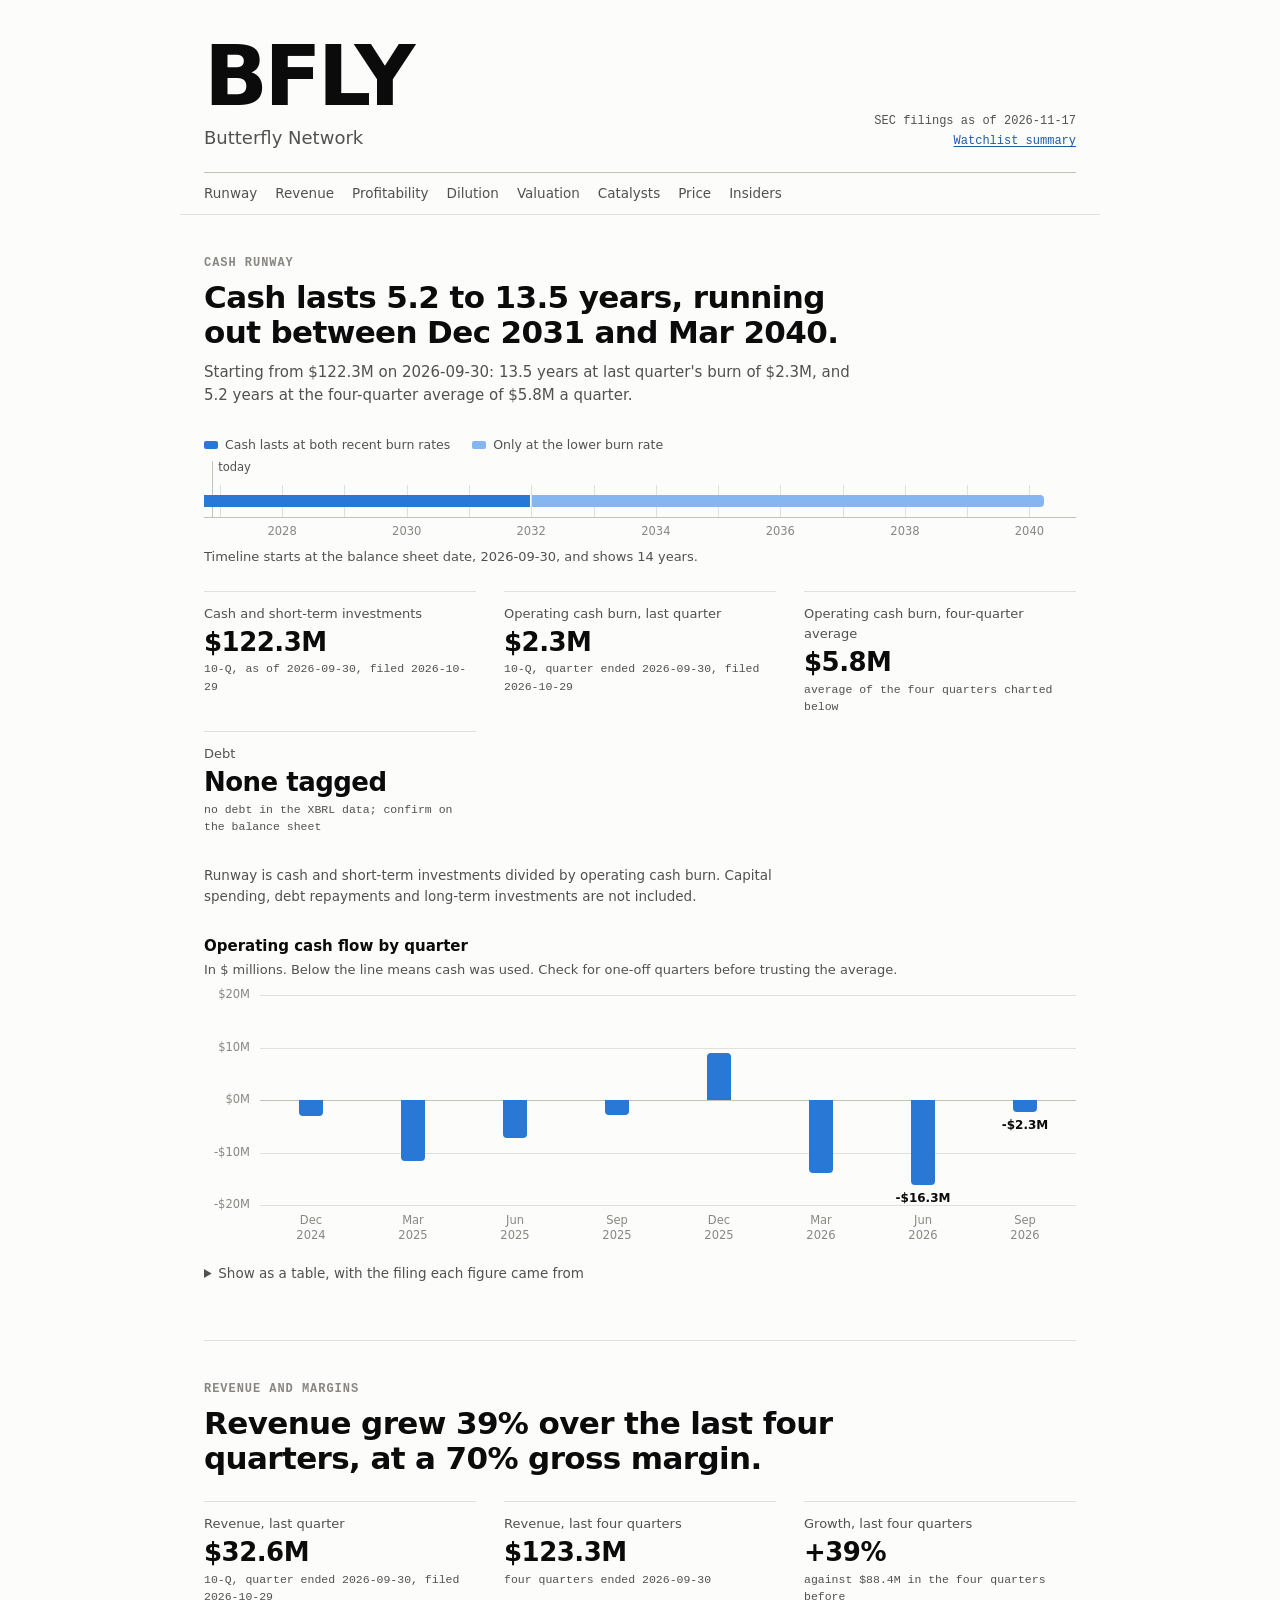
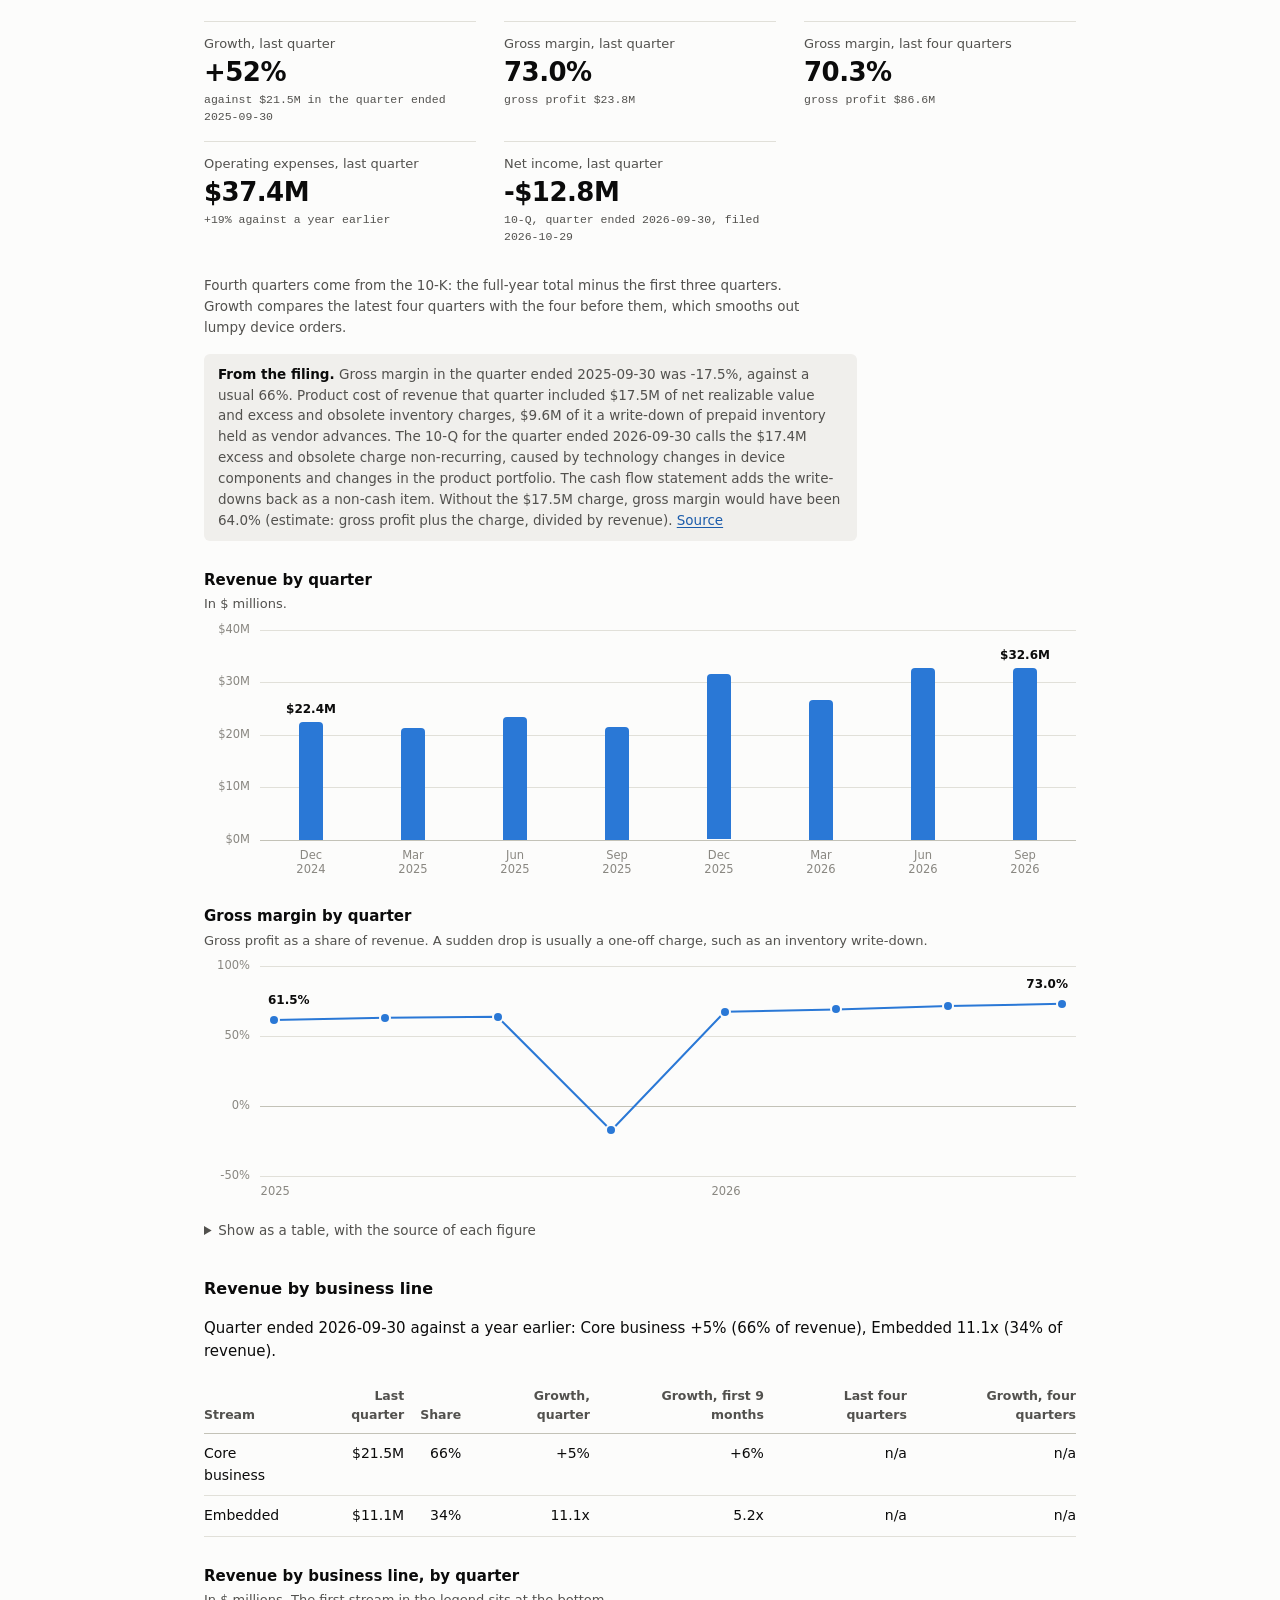
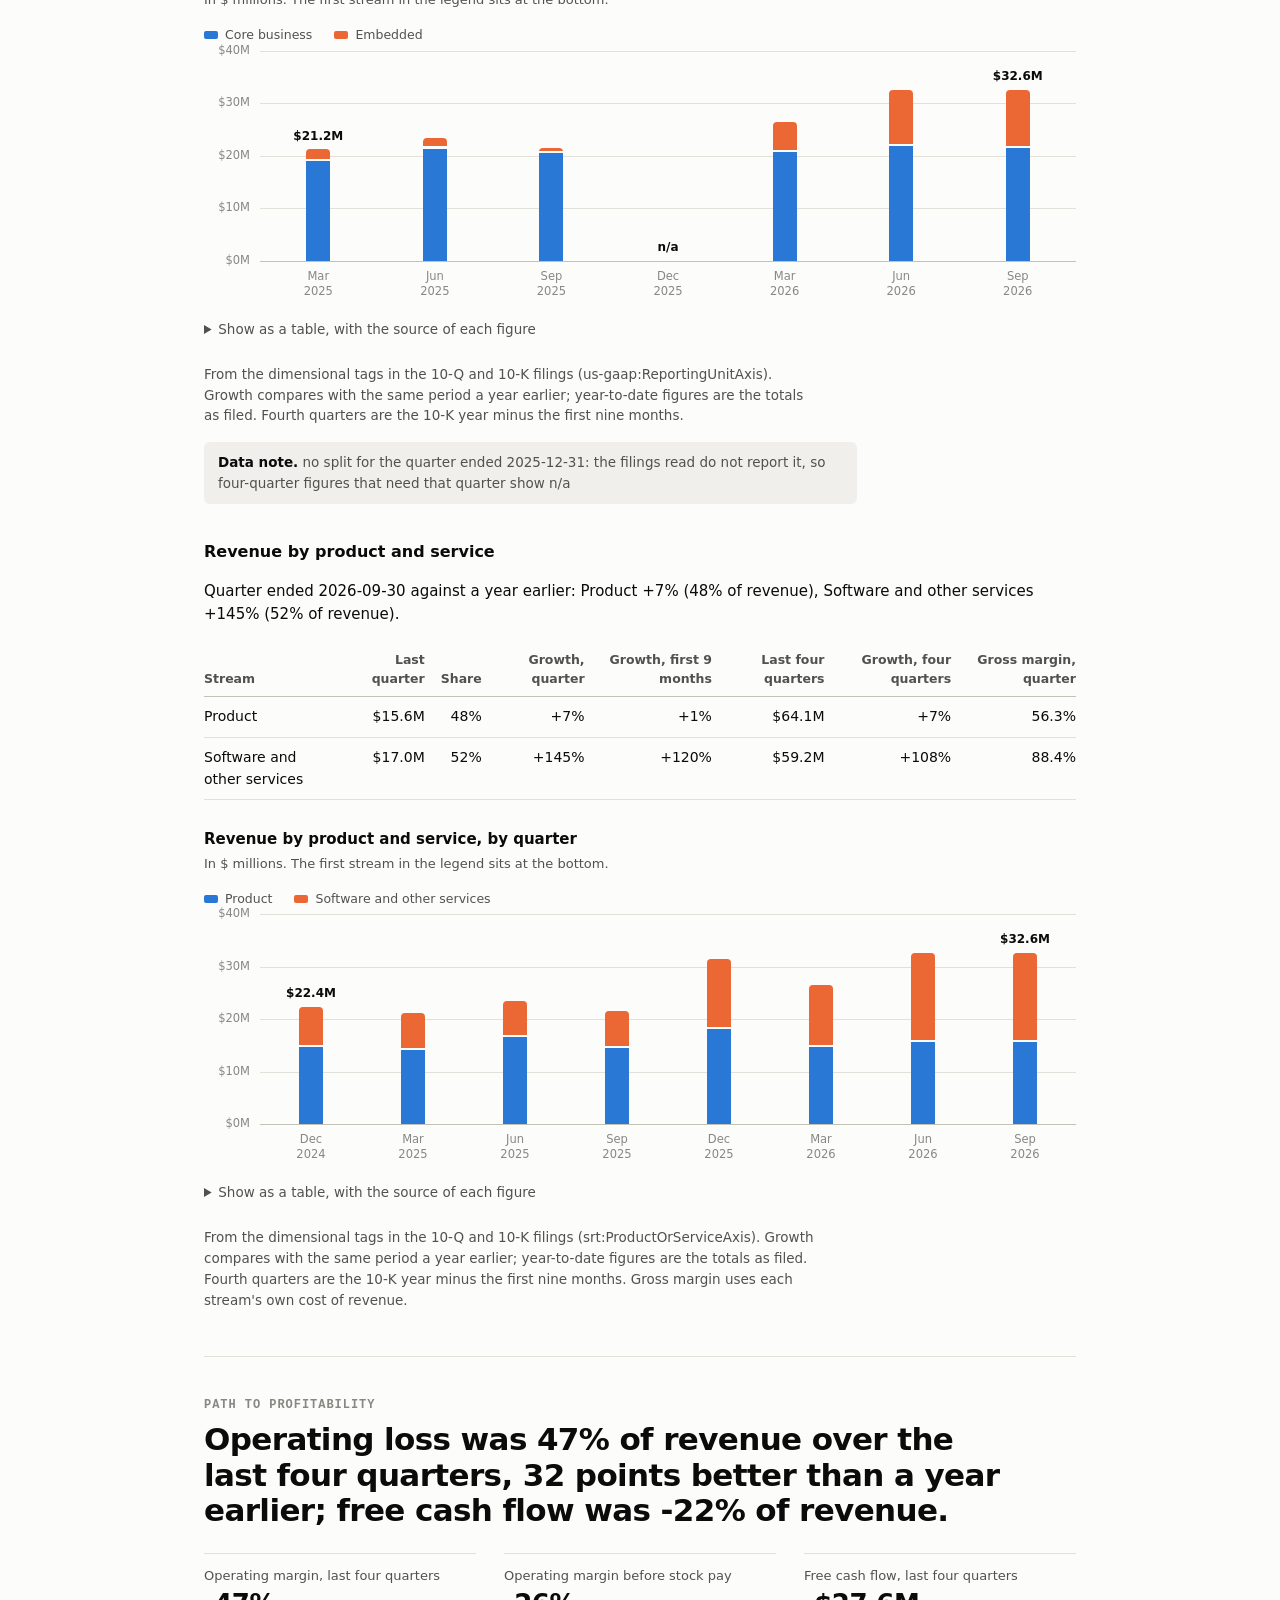
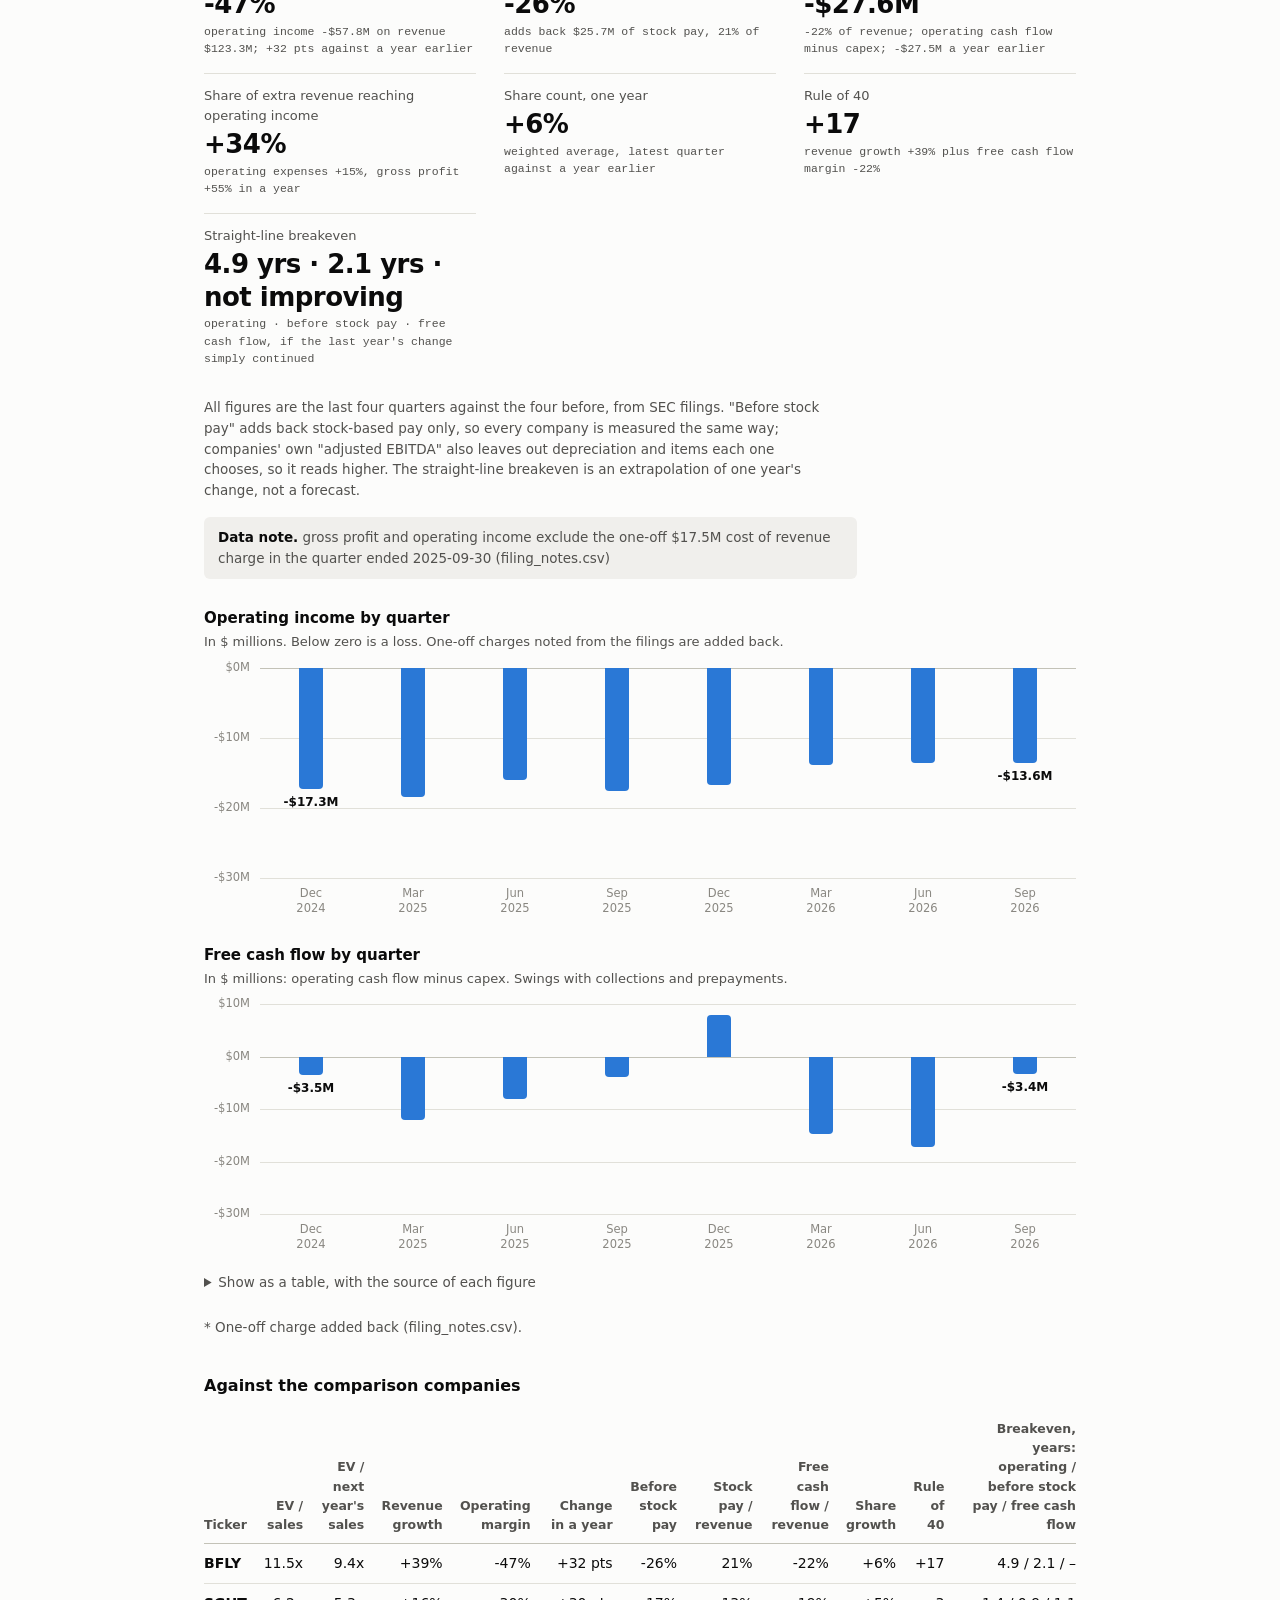
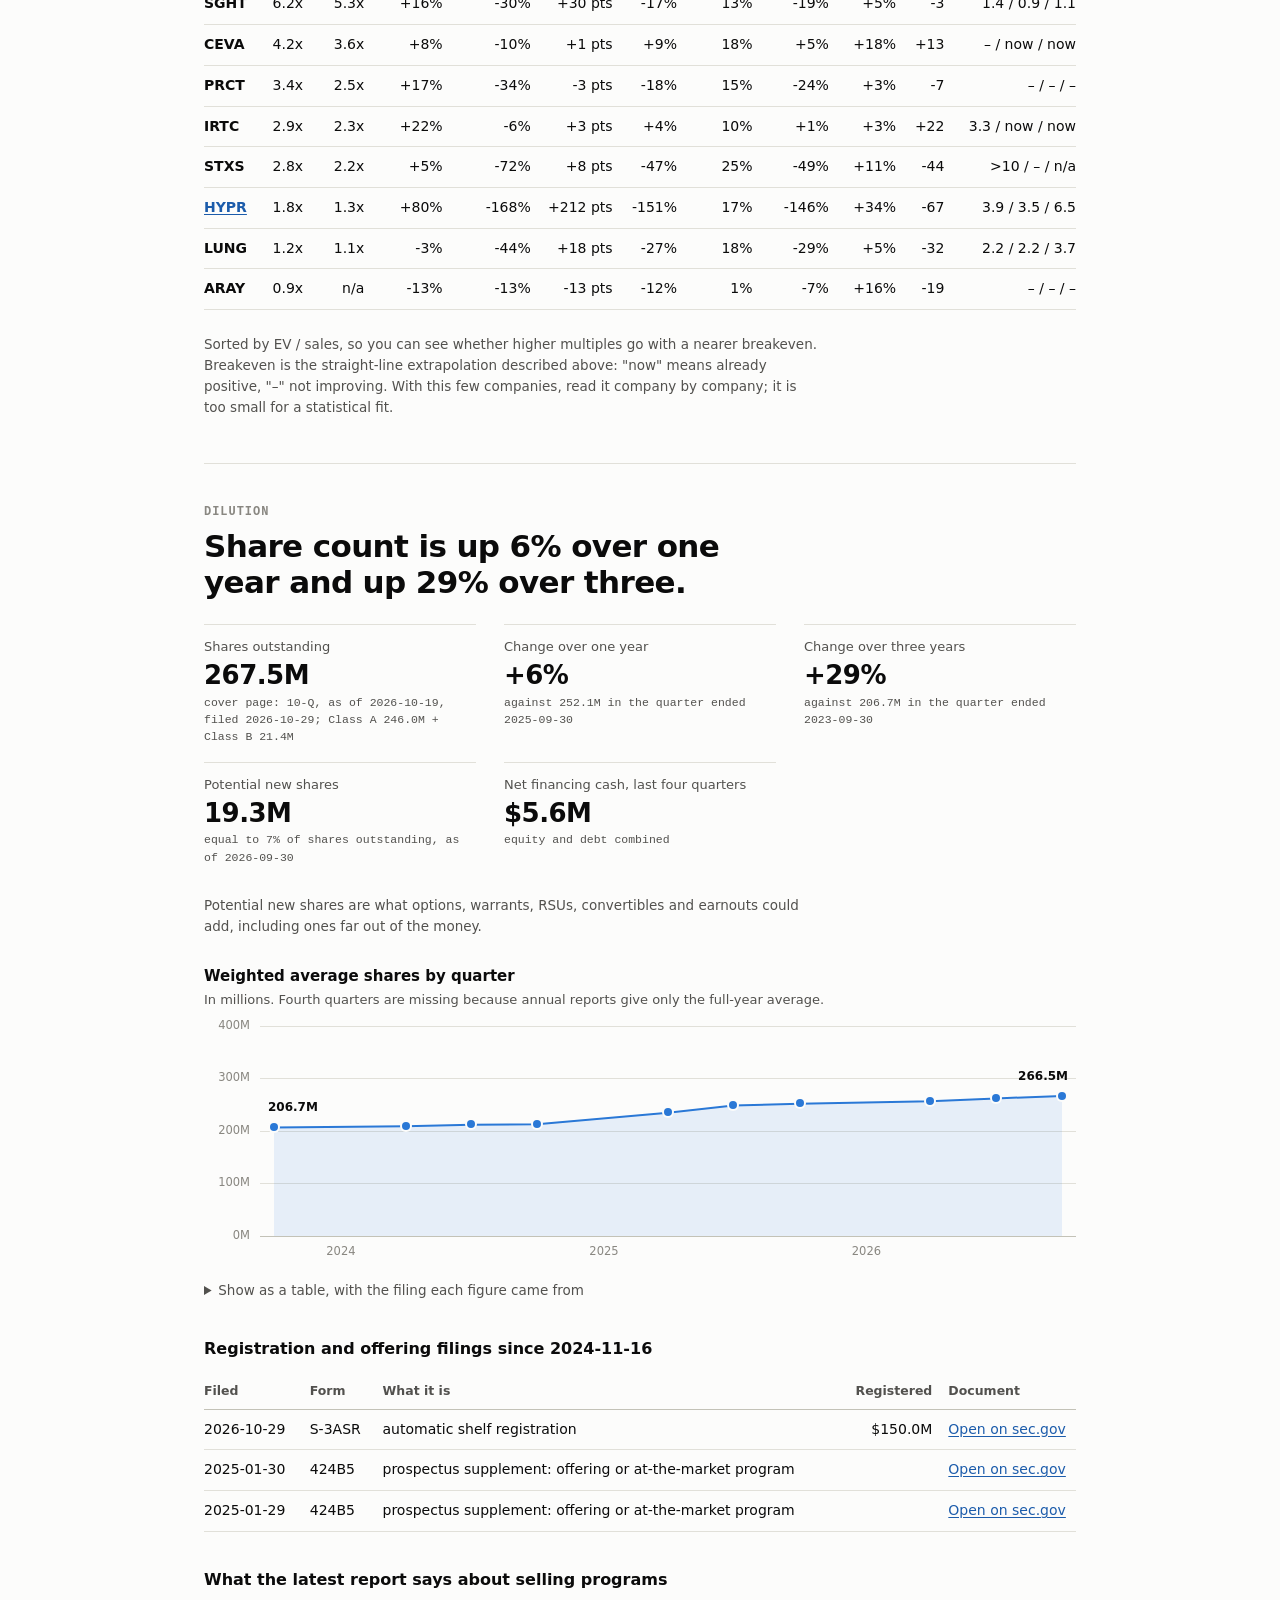
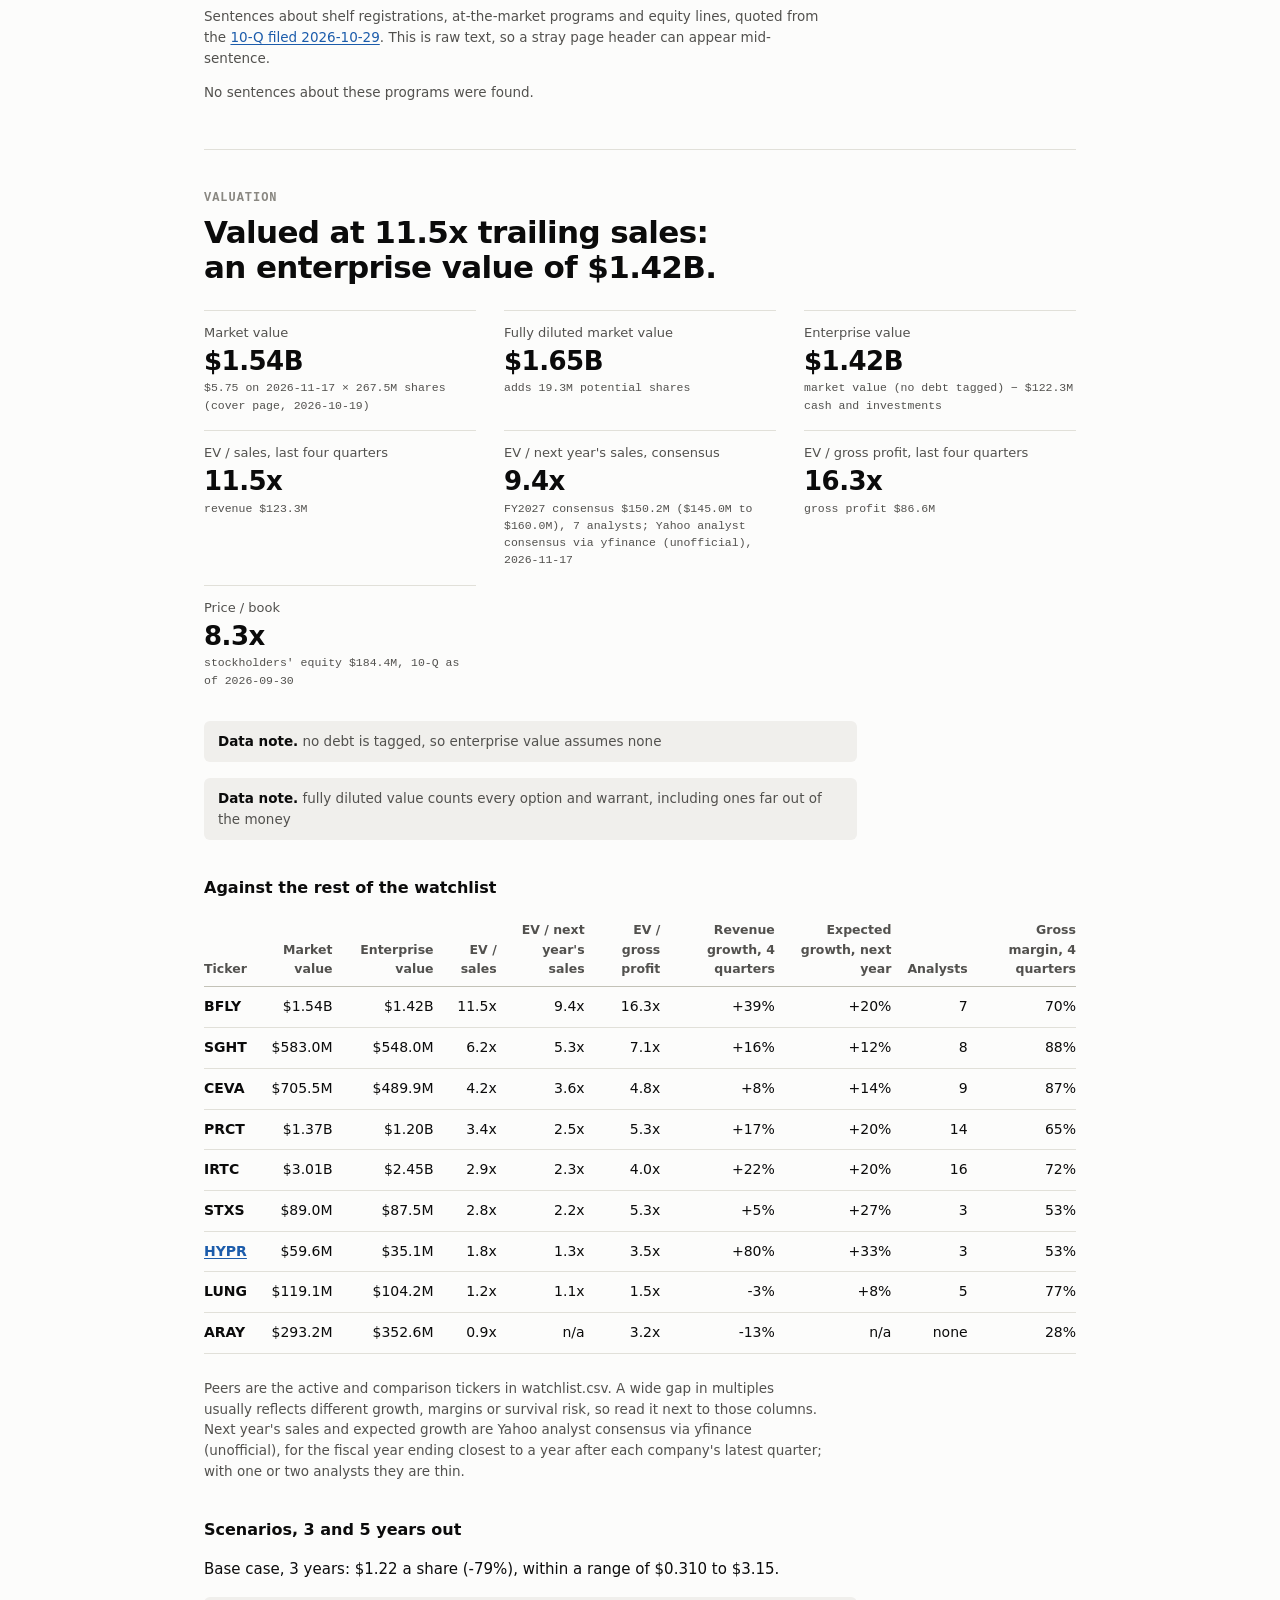
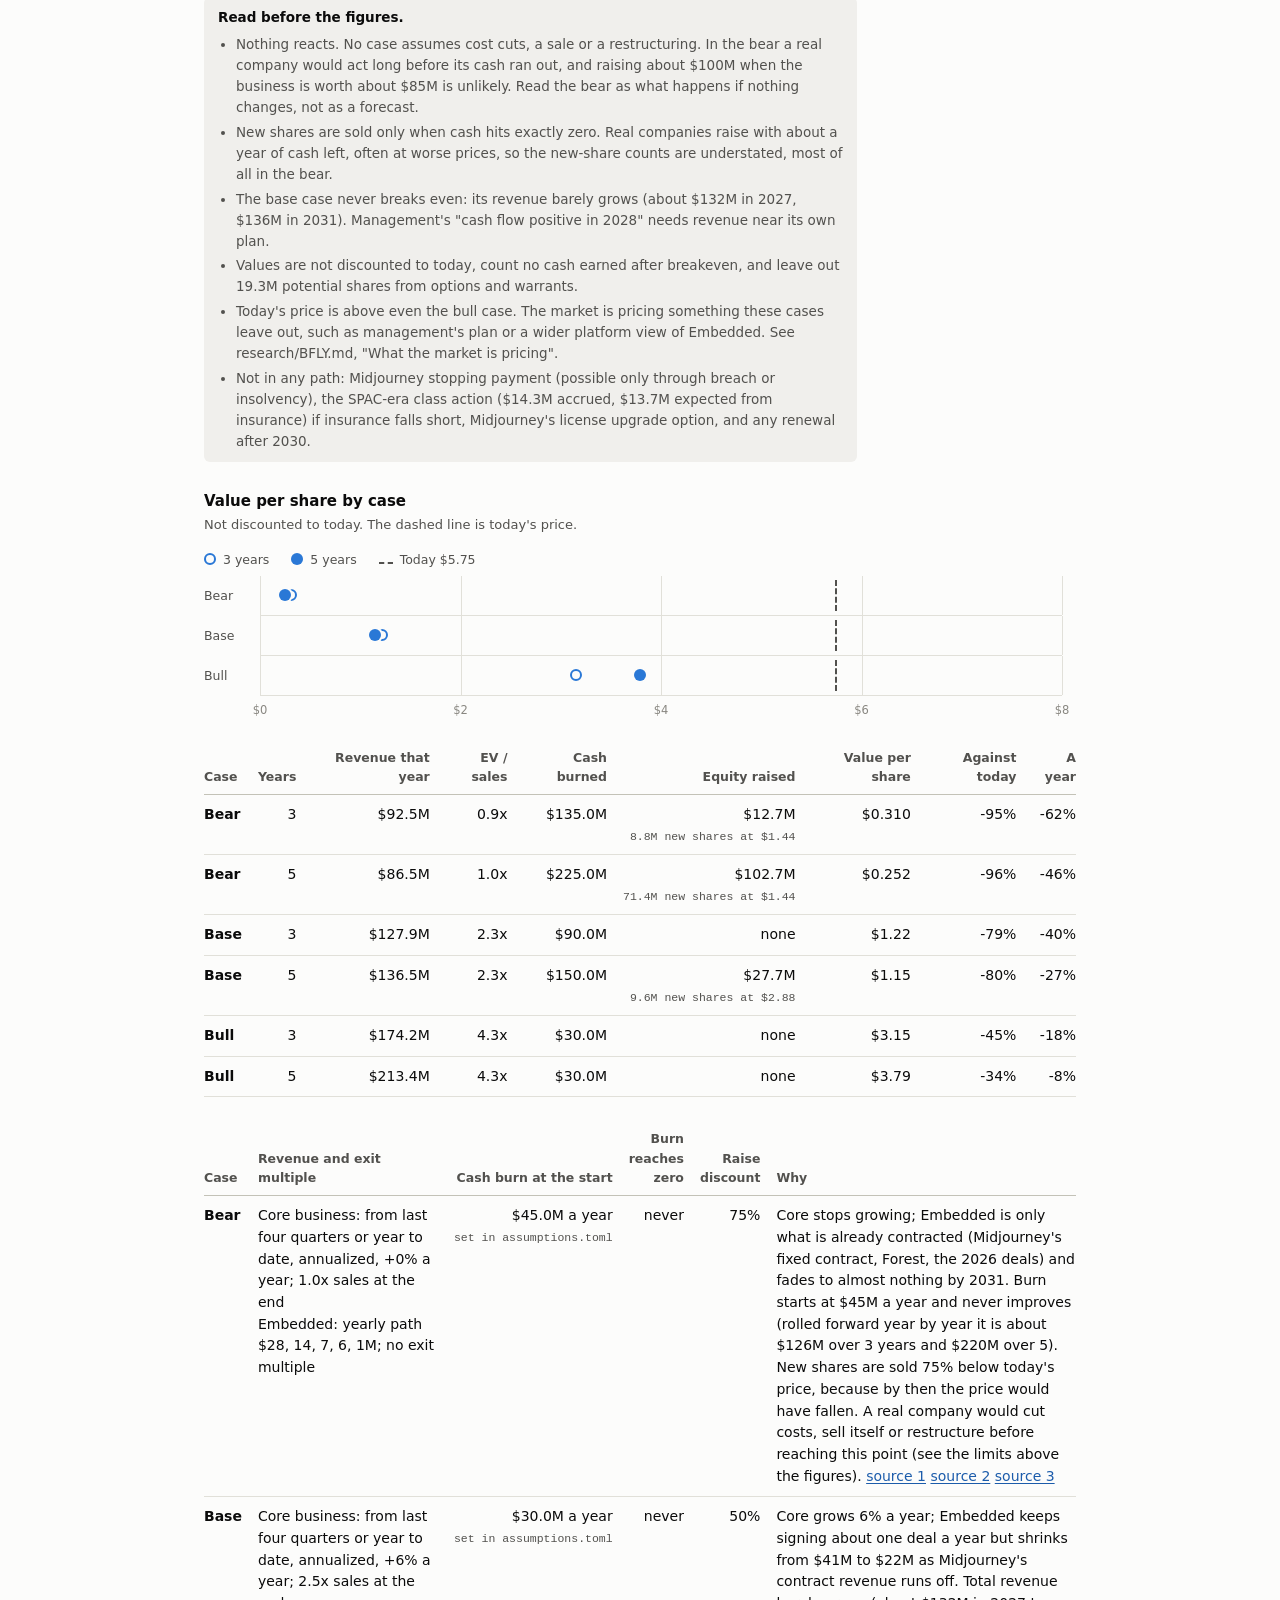
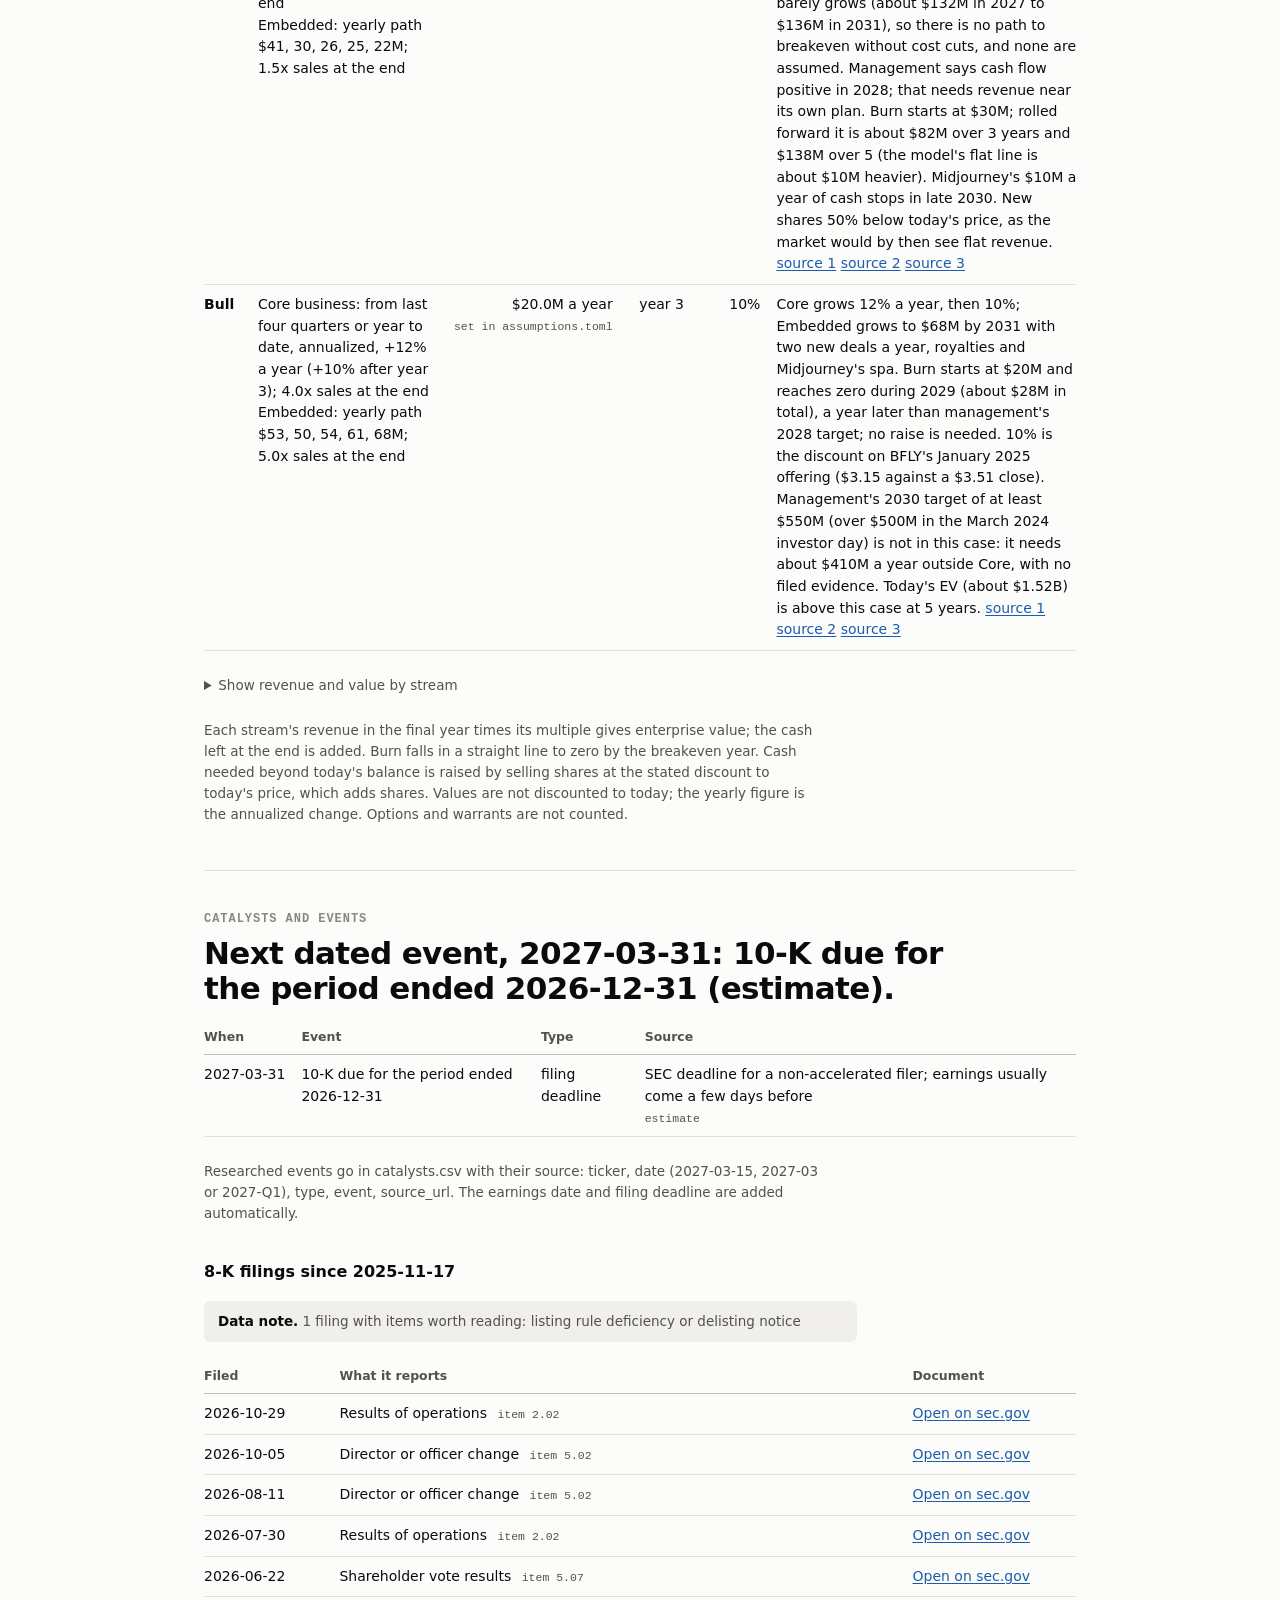
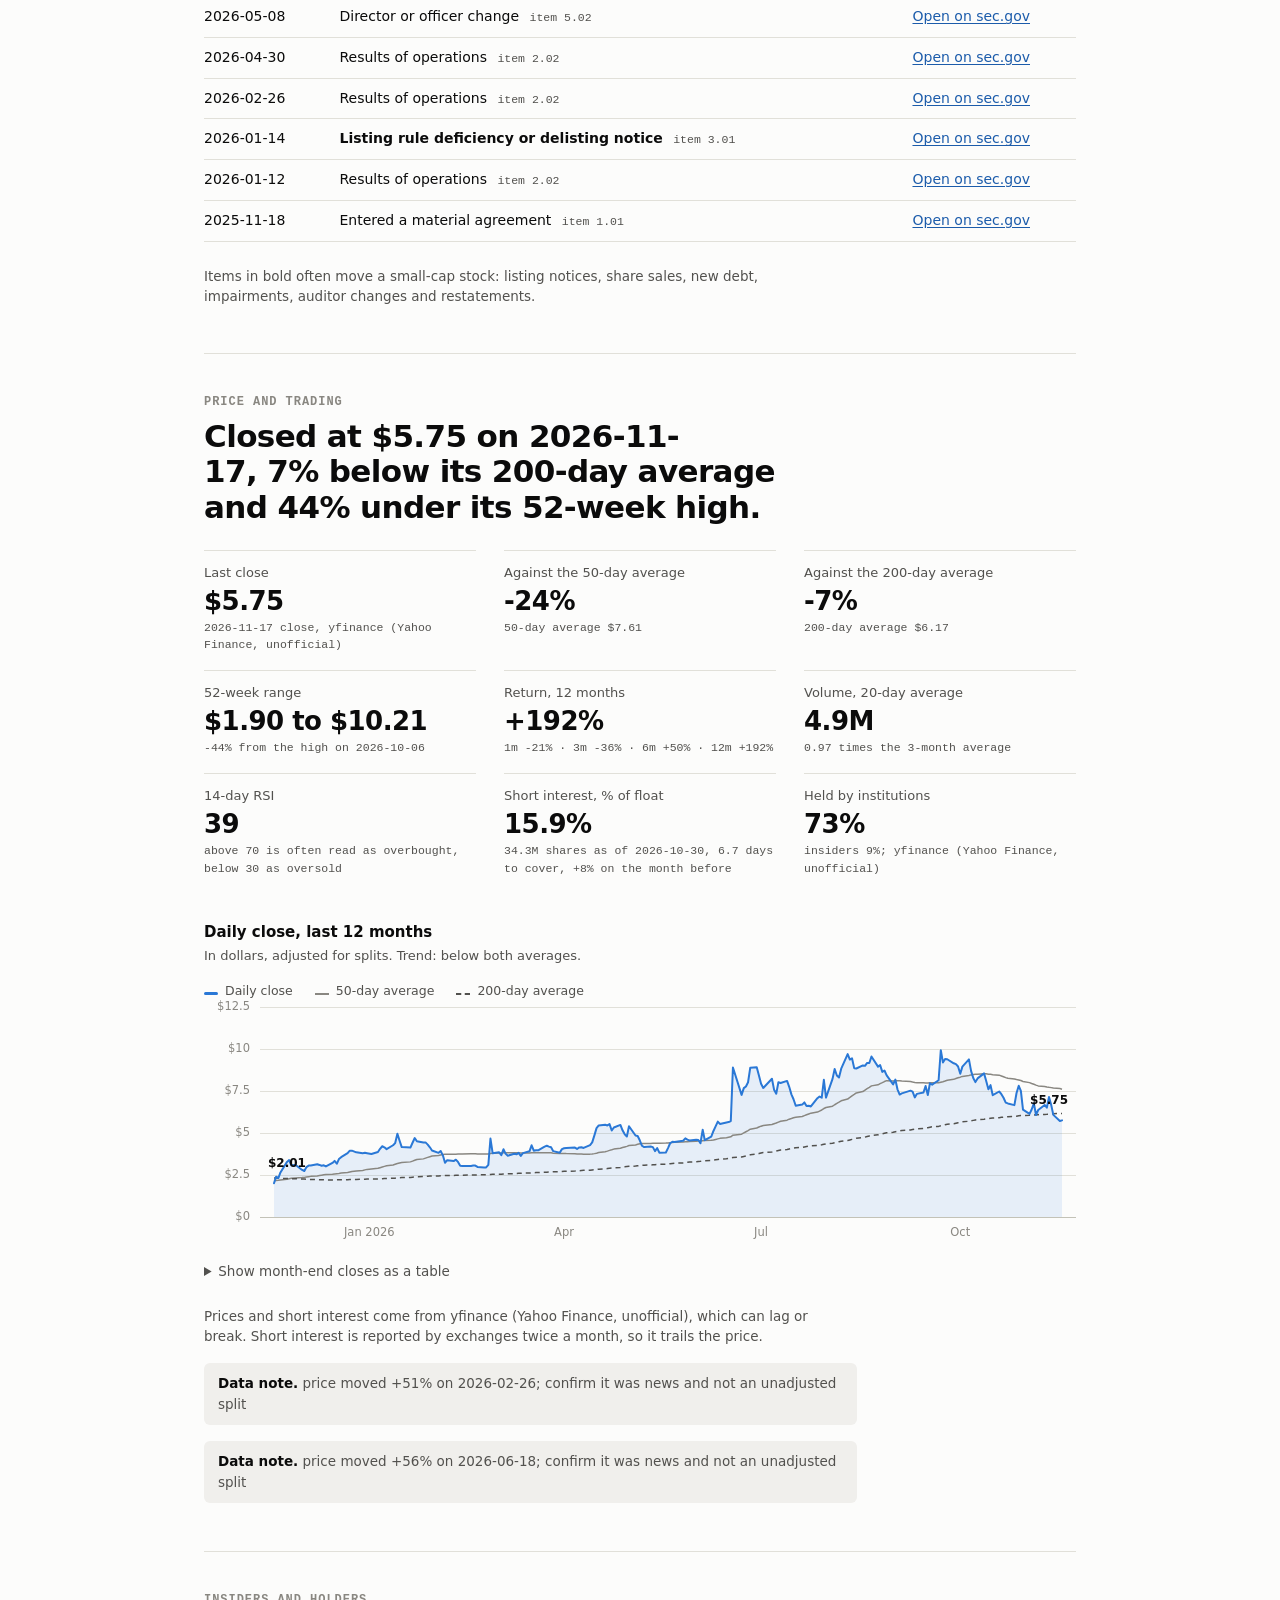
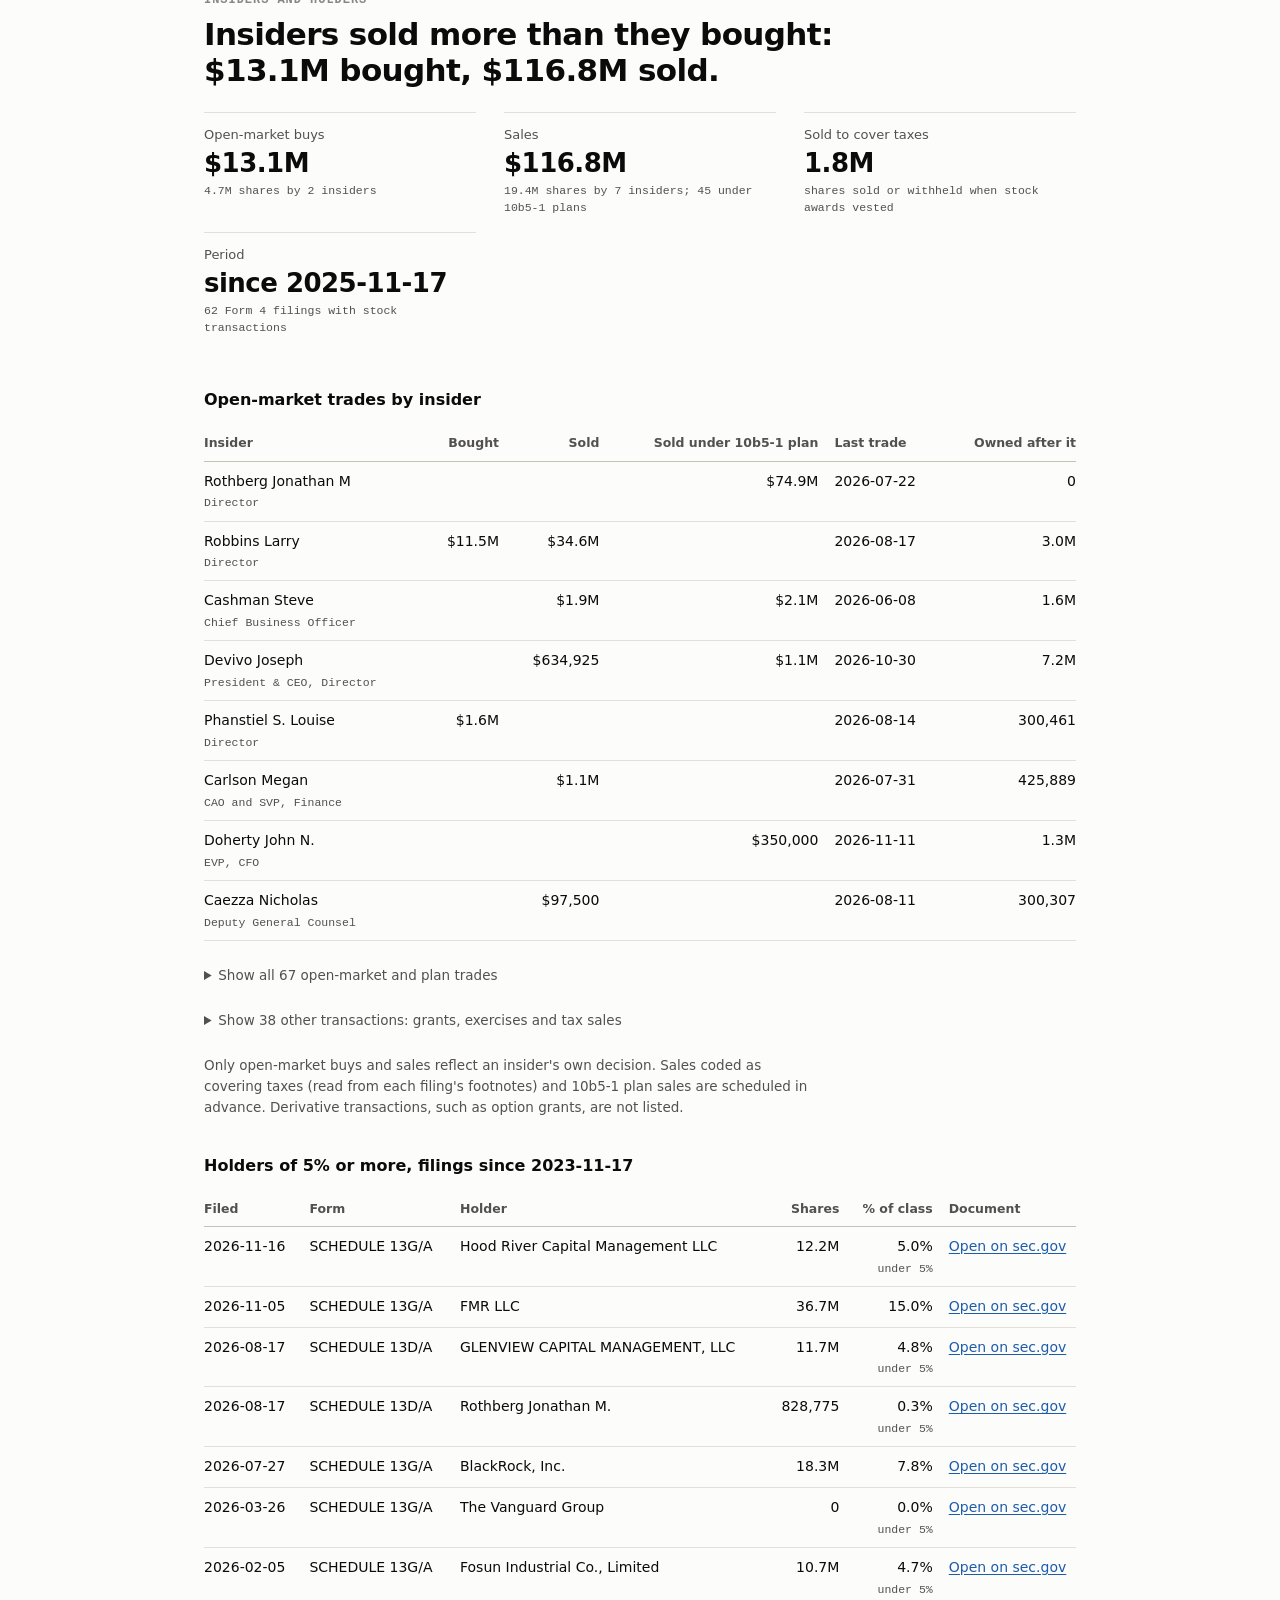
<file: reports/BFLY/2026-11-17.html>
<!doctype html>
<html lang="en">
<head>
<meta charset="utf-8">
<meta name="viewport" content="width=device-width, initial-scale=1">
<title>BFLY report, 2026-11-17</title>
<style>
/* Colour roles. Chart blues were checked with the dataviz palette validator in both modes. */
:root {
  color-scheme: light;
  --surface: #fcfcfb;
  --wash: #f0efec;
  --ink: #0b0b0b;
  --ink-2: #52514e;
  --muted: #898781;
  --grid: #e1e0d9;
  --axis: #c3c2b7;
  --series: #2a78d6;
  --series-pale: #86b6ef;
  /* Categorical slots for stacked series, in fixed order (validated together, both modes). */
  --cat-1: #2a78d6;
  --cat-2: #eb6834;
  --cat-3: #1baf7a;
  --link: #1c5cab;
  --sans: system-ui, -apple-system, "Segoe UI", sans-serif;
  --mono: ui-monospace, "Cascadia Mono", Consolas, "SF Mono", monospace;
}
@media (prefers-color-scheme: dark) {
  :root {
    color-scheme: dark;
    --surface: #1a1a19;
    --wash: #2c2c2a;
    --ink: #f0efec;
    --ink-2: #c3c2b7;
    --muted: #898781;
    --grid: #2c2c2a;
    --axis: #44443f;
    --series: #3987e5;
    --series-pale: #184f95;
    --cat-1: #3987e5;
    --cat-2: #d95926;
    --cat-3: #199e70;
    --link: #86b6ef;
  }
}

* { box-sizing: border-box; }
body {
  margin: 0;
  background: var(--surface);
  color: var(--ink);
  font: 15px/1.55 var(--sans);
  -webkit-text-size-adjust: 100%;
}
main { max-width: 920px; margin: 0 auto; padding: 40px 24px 80px; }
a { color: var(--link); text-underline-offset: 2px; }
a:focus-visible, [tabindex]:focus-visible {
  outline: 2px solid var(--series);
  outline-offset: 2px;
  border-radius: 2px;
}

/* Masthead: the ticker is the page's identity. */
.masthead {
  display: flex;
  flex-wrap: wrap;
  align-items: flex-end;
  justify-content: space-between;
  gap: 12px 24px;
  padding-bottom: 20px;
  border-bottom: 1px solid var(--axis);
}
.wordmark {
  margin: 0;
  font-size: clamp(46px, 10vw, 84px);
  line-height: 0.88;
  font-weight: 800;
  letter-spacing: -0.045em;
}
.company { margin: 10px 0 0; font-size: 18px; color: var(--ink-2); }
.meta { margin: 0; font: 12px/1.7 var(--mono); color: var(--ink-2); text-align: right; }

/* Section links: sticky so any section is one click away on a long page. */
.toc {
  position: sticky;
  top: 0;
  z-index: 5;
  display: flex;
  flex-wrap: wrap;
  gap: 2px 18px;
  margin: 0 -24px;
  padding: 10px 24px;
  background: var(--surface);
  border-bottom: 1px solid var(--grid);
  font-size: 13.5px;
}
.toc a { color: var(--ink-2); text-decoration: none; }
.toc a:hover { color: var(--ink); text-decoration: underline; }
.block { padding: 40px 0 8px; scroll-margin-top: 48px; }
.block + .block { border-top: 1px solid var(--grid); margin-top: 24px; }
.eyebrow {
  margin: 0 0 8px;
  font: 600 12px/1.4 var(--mono);
  letter-spacing: 0.08em;
  text-transform: uppercase;
  color: var(--muted);
}
h2 {
  margin: 0 0 10px;
  max-width: 26em;
  font-size: clamp(23px, 3.6vw, 31px);
  line-height: 1.15;
  font-weight: 700;
  letter-spacing: -0.02em;
  text-wrap: balance;
}
h3 { margin: 36px 0 10px; font-size: 16px; font-weight: 650; }
.lede { margin: 0 0 8px; max-width: 68ch; color: var(--ink-2); }
.small { font-size: 13.5px; color: var(--ink-2); max-width: 72ch; }

/* Figures with their source underneath. */
.stats {
  display: grid;
  grid-template-columns: repeat(auto-fit, minmax(200px, 1fr));
  gap: 0 28px;
  margin: 24px 0 8px;
}
.stat { padding: 12px 0 16px; border-top: 1px solid var(--grid); }
.stat dt { font-size: 13px; color: var(--ink-2); }
.stat dd { margin: 2px 0 0; }
.stat .value { display: block; font-size: 26px; line-height: 1.25; font-weight: 650; letter-spacing: -0.02em; }
.src { display: block; margin-top: 2px; font: 11.5px/1.5 var(--mono); color: var(--ink-2); }

.tag { margin-left: 6px; font: 11.5px/1.5 var(--mono); color: var(--ink-2); white-space: nowrap; }

.note {
  margin: 16px 0;
  padding: 10px 14px;
  max-width: 76ch;
  border-radius: 6px;
  background: var(--wash);
  font-size: 13.5px;
  color: var(--ink-2);
}
.note strong { color: var(--ink); font-weight: 650; }
/* Long text columns keep a readable width; on a narrow screen the table scrolls sideways instead */
th.prose, td.prose { min-width: 34ch; }
th.prose.narrow, td.prose.narrow { min-width: 22ch; }
.note ul { margin: 6px 0 0; padding-left: 18px; }
.note li + li { margin-top: 4px; }

/* Tables */
.table-wrap { overflow-x: auto; margin: 12px 0 24px; }
table { width: 100%; border-collapse: collapse; font-size: 14px; }
th {
  padding: 8px 16px 8px 0;
  border-bottom: 1px solid var(--axis);
  font-size: 12.5px;
  font-weight: 600;
  color: var(--ink-2);
  text-align: left;
  vertical-align: bottom;
}
td { padding: 9px 16px 9px 0; border-bottom: 1px solid var(--grid); vertical-align: top; }
th:last-child, td:last-child { padding-right: 0; }
.num { text-align: right; font-variant-numeric: tabular-nums; white-space: nowrap; }
th.num { white-space: normal; }
td.ticker { font-weight: 700; }
td.date, td.form { white-space: nowrap; font-variant-numeric: tabular-nums; }
details { margin: 4px 0 24px; }
summary { cursor: pointer; font-size: 13.5px; color: var(--ink-2); }

.quotes { list-style: none; margin: 14px 0; padding: 0; max-width: 76ch; }
.quotes li {
  margin-bottom: 10px;
  padding: 2px 0 2px 16px;
  border-left: 2px solid var(--grid);
  font-size: 14.5px;
  color: var(--ink-2);
}

footer {
  margin-top: 56px;
  padding-top: 16px;
  border-top: 1px solid var(--axis);
  font: 12px/1.7 var(--mono);
  color: var(--ink-2);
}
footer p { margin: 0 0 4px; }

/* Charts */
.chart { margin: 28px 0 20px; }
.chart figcaption { margin-bottom: 14px; }
.chart figcaption strong { display: block; font-size: 15px; font-weight: 650; }
.chart figcaption span, .chart-foot { font-size: 13px; color: var(--ink-2); }
.chart-foot { margin: 8px 0 0; }
.plot { display: grid; grid-template-columns: 56px 1fr; height: 210px; }
.yaxis, .area { position: relative; }
.yaxis span {
  position: absolute;
  right: 10px;
  transform: translateY(-50%);
  font-size: 11.5px;
  font-variant-numeric: tabular-nums;
  white-space: nowrap;
  color: var(--muted);
}
.gridline { position: absolute; left: 0; right: 0; height: 1px; background: var(--grid); }
.gridline.zero { background: var(--axis); }

.cols { position: absolute; inset: 0; display: flex; }
.col { position: relative; flex: 1; min-width: 0; }
.bar {
  position: absolute;
  left: 50%;
  width: min(24px, 60%);
  transform: translateX(-50%);
  background: var(--series);
}
.bar.neg { border-radius: 0 0 4px 4px; }
.bar.pos { border-radius: 4px 4px 0 0; }
/* Value range: one track per case, marks on a shared horizontal axis. */
.chart.range .track { display: flex; align-items: center; height: 40px; }
.track-label { width: 56px; flex: none; font-size: 12.5px; color: var(--ink-2); }
.track-line { position: relative; flex: 1; height: 100%; margin-right: 14px; border-bottom: 1px solid var(--grid); }
.vgrid { position: absolute; top: 0; bottom: 0; width: 1px; background: var(--grid); }
.range-ref { position: absolute; top: 4px; bottom: 4px; width: 0; border-left: 2px dashed var(--ink-2); transform: translateX(-1px); }
.mark { position: absolute; top: 50%; width: 24px; height: 24px; transform: translate(-50%, -50%); border-radius: 50%; }
.mark::after {
  content: ""; position: absolute; left: 50%; top: 50%; width: 12px; height: 12px;
  transform: translate(-50%, -50%); border-radius: 50%; box-sizing: border-box;
}
.mark.disc::after { background: var(--series); box-shadow: 0 0 0 2px var(--surface); }
.mark.ring::after { background: var(--surface); border: 2.5px solid var(--series); }
.mark:hover::after, .mark:focus-visible::after { width: 15px; height: 15px; }
.range-axis { position: relative; height: 24px; margin: 0 14px 0 56px; }
.range-axis span { position: absolute; top: 6px; transform: translateX(-50%); font-size: 11.5px; color: var(--muted); }
.sw.mark-key { width: 12px; height: 12px; border-radius: 50%; vertical-align: -1px; }
.sw.mark-key.disc { background: var(--series); }
.sw.mark-key.ring { border: 2.5px solid var(--series); background: transparent; }

/* Stacked columns: categorical colours by series, a 2px surface gap between segments. */
.bar.seg { border-radius: 0; }
.bar.seg.topmost { border-radius: 4px 4px 0 0; }
.bar.seg:not(.lowest) { border-bottom: 2px solid var(--surface); }
.c1 { background: var(--cat-1); }
.c2 { background: var(--cat-2); }
.c3 { background: var(--cat-3); }
.col:hover .bar, .col:focus-visible .bar, .fill:hover, .fill:focus-visible { filter: brightness(1.14); }
.val {
  position: absolute;
  left: 50%;
  transform: translateX(-50%);
  font-size: 12px;
  font-weight: 600;
  white-space: nowrap;
}
.xaxis { display: flex; margin-left: 56px; padding-top: 8px; }
.xaxis span { flex: 1; min-width: 0; text-align: center; font-size: 11.5px; line-height: 1.3; color: var(--muted); }
.xaxis.dated { position: relative; display: block; height: 24px; margin: 0 14px 0 70px; }
.xaxis.dated span { position: absolute; top: 8px; transform: translateX(-50%); }

.area.line { margin: 0 14px; }
.area.line .gridline { left: -14px; right: -14px; }
.area.line svg { position: absolute; inset: 0; width: 100%; height: 100%; overflow: visible; }
.line-path {
  fill: none;
  stroke: var(--series);
  stroke-width: 2;
  stroke-linejoin: round;
  stroke-linecap: round;
  vector-effect: non-scaling-stroke;
}
.line-wash { fill: var(--series); opacity: 0.1; }
/* Reference lines are neutral so the series keeps the only colour; pattern tells them apart. */
.line-ref {
  fill: none;
  stroke: var(--ink-2);
  stroke-width: 1.5;
  stroke-linejoin: round;
  vector-effect: non-scaling-stroke;
}
.line-ref.dashed { stroke-dasharray: 5 4; }
.line-ref.solid { stroke: var(--muted); }
.sw.line { height: 3px; border-radius: 2px; background: var(--series); }
.sw.ref { height: 0; border-radius: 0; }
.sw.ref.dashed { border-top: 2px dashed var(--ink-2); }
.sw.ref.solid { border-top: 2px solid var(--muted); }
/* Dense lines: each point owns a vertical strip; hovering it shows a marker. */
.slice { position: absolute; top: 0; bottom: 0; }
.slice i { position: absolute; display: none; width: 10px; height: 10px; margin: -5px 0 0 -5px;
  border-radius: 50%; background: var(--series); box-shadow: 0 0 0 2px var(--surface); }
.slice:hover i { display: block; }
.slice:hover::before { content: ""; position: absolute; top: 0; bottom: 0; left: 50%; width: 1px; background: var(--axis); }
.dot { position: absolute; width: 24px; height: 24px; transform: translate(-50%, -50%); border-radius: 50%; }
.dot::after {
  content: "";
  position: absolute;
  inset: 8px;
  border-radius: 50%;
  background: var(--series);
  box-shadow: 0 0 0 2px var(--surface);
}
.dot:hover::after, .dot:focus-visible::after { inset: 6px; }
.pt-label { position: absolute; transform: translateY(-100%); font-size: 12px; font-weight: 600; white-space: nowrap; }
.pt-label.first { left: -6px; }
.pt-label.last { right: -6px; }

/* Runway strip */
.legend { display: flex; flex-wrap: wrap; gap: 4px 22px; margin-bottom: 6px; font-size: 12.5px; color: var(--ink-2); }
.sw { display: inline-block; width: 14px; height: 8px; margin-right: 7px; border-radius: 2px; }
.sw.solid, .fill.solid { background: var(--series); }
.sw.pale, .fill.pale { background: var(--series-pale); }
.strip-body { position: relative; padding-top: 24px; --name-w: 0px; }
.strip-body.named { --name-w: 68px; }
.strip-grid { position: absolute; top: 0; bottom: 22px; left: var(--name-w); right: 0; }
.strip-grid i { position: absolute; top: 24px; bottom: 0; width: 1px; background: var(--grid); }
.strip-grid i.today { top: 0; background: var(--axis); }
.strip-grid i.today span {
  position: absolute;
  top: -2px;
  left: 6px;
  font-size: 11.5px;
  font-style: normal;
  color: var(--ink-2);
}
.strip-row {
  position: relative;
  display: grid;
  grid-template-columns: var(--name-w) 1fr;
  align-items: end;
  padding: 10px 0;
}
.strip-name { font-size: 15px; font-weight: 700; line-height: 14px; }
.strip-text { margin: 0 0 6px; font-size: 14px; }
.strip-text span { padding-right: 8px; background: var(--surface); }
.track { position: relative; height: 12px; }
.fill { position: absolute; top: 0; bottom: 0; }
.fill.end { border-radius: 0 4px 4px 0; }
.strip-axis { position: relative; height: 22px; margin-left: var(--name-w); border-top: 1px solid var(--axis); }
.strip-axis span { position: absolute; top: 5px; transform: translateX(-50%); font-size: 11.5px; color: var(--muted); }

/* Hover readout: value first, then what it is, then where it came from. */
.tip {
  position: fixed;
  z-index: 10;
  max-width: 260px;
  padding: 8px 11px;
  border-radius: 6px;
  background: var(--ink);
  color: var(--surface);
  font-size: 12.5px;
  line-height: 1.4;
  pointer-events: none;
  box-shadow: 0 4px 14px rgba(0, 0, 0, 0.18);
}
.tip[hidden] { display: none; }
.tip-value { font-size: 15px; font-weight: 650; }
.tip-detail { margin-top: 2px; font: 11px/1.4 var(--mono); opacity: 0.75; }

@media (max-width: 560px) {
  main { padding: 28px 16px 64px; }
  .toc { margin: 0 -16px; padding: 8px 16px; gap: 2px 14px; }
  .meta { text-align: left; }
  .plot { grid-template-columns: 46px 1fr; }
  .xaxis { margin-left: 46px; }
  .xaxis.dated { margin-left: 60px; }
  .strip-body.named { --name-w: 54px; }
}
@media print {
  .tip { display: none; }
  details > *:not(summary) { display: block; }
}
</style>
</head>
<body>
<main>
<header class="masthead"><div><h1 class="wordmark">BFLY</h1><p class="company">Butterfly Network</p></div><p class="meta">SEC filings as of 2026-11-17<br><a href="../index.html">Watchlist summary</a></p></header>
<nav class="toc" aria-label="Sections"><a href="#runway">Runway</a><a href="#revenue">Revenue</a><a href="#profitability">Profitability</a><a href="#dilution">Dilution</a><a href="#valuation">Valuation</a><a href="#catalysts">Catalysts</a><a href="#price">Price</a><a href="#ownership">Insiders</a></nav>
<section class="block" id="runway"><p class="eyebrow">Cash runway</p><h2>Cash lasts 5.2 to 13.5 years, running out between Dec 2031 and Mar 2040.</h2><p class="lede">Starting from $122.3M on 2026-09-30: 13.5 years at last quarter&#x27;s burn of $2.3M, and 5.2 years at the four-quarter average of $5.8M a quarter.</p><figure class="chart strip"><div class="legend"><span><i class="sw solid"></i>Cash lasts at both recent burn rates</span><span><i class="sw pale"></i>Only at the lower burn rate</span></div><div class="strip-body"><div class="strip-grid"><i style="left:1.82%"></i><i style="left:8.96%"></i><i style="left:16.11%"></i><i style="left:23.25%"></i><i style="left:30.39%"></i><i style="left:37.52%"></i><i style="left:44.68%"></i><i style="left:51.82%"></i><i style="left:58.96%"></i><i style="left:66.09%"></i><i style="left:73.25%"></i><i style="left:80.39%"></i><i style="left:87.52%"></i><i style="left:94.66%"></i><i class="today" style="left:0.94%"><span>today</span></i></div><div class="strip-row"><div class="strip-name"></div><div class="strip-main"><div class="track"><span class="fill solid" style="left:0.00%;width:37.33%" tabindex="0" data-tip="Cash lasts at both burn rates|to Dec 2031|"></span><span class="fill pale end" style="left:calc(37.33% + 2px);width:calc(59.03% - 2px)" tabindex="0" data-tip="Only at the lower burn rate|to Mar 2040|"></span></div></div></div><div class="strip-axis"><span style="left:8.96%">2028</span><span style="left:23.25%">2030</span><span style="left:37.52%">2032</span><span style="left:51.82%">2034</span><span style="left:66.09%">2036</span><span style="left:80.39%">2038</span><span style="left:94.66%">2040</span></div></div><p class="chart-foot">Timeline starts at the balance sheet date, 2026-09-30, and shows 14 years.</p></figure><dl class="stats"><div class="stat"><dt>Cash and short-term investments</dt><dd><span class="value">$122.3M</span><span class="src">10-Q, as of 2026-09-30, filed 2026-10-29</span></dd></div><div class="stat"><dt>Operating cash burn, last quarter</dt><dd><span class="value">$2.3M</span><span class="src">10-Q, quarter ended 2026-09-30, filed 2026-10-29</span></dd></div><div class="stat"><dt>Operating cash burn, four-quarter average</dt><dd><span class="value">$5.8M</span><span class="src">average of the four quarters charted below</span></dd></div><div class="stat"><dt>Debt</dt><dd><span class="value">None tagged</span><span class="src">no debt in the XBRL data; confirm on the balance sheet</span></dd></div></dl><p class="small">Runway is cash and short-term investments divided by operating cash burn. Capital spending, debt repayments and long-term investments are not included.</p><figure class="chart"><figcaption><strong>Operating cash flow by quarter</strong><span>In $ millions. Below the line means cash was used. Check for one-off quarters before trusting the average.</span></figcaption><div class="plot"><div class="yaxis"><span style="top:100.00%">-$20M</span><span style="top:75.00%">-$10M</span><span style="top:50.00%">$0M</span><span style="top:25.00%">$10M</span><span style="top:0.00%">$20M</span></div><div class="area"><i class="gridline" style="top:100.00%"></i><i class="gridline" style="top:75.00%"></i><i class="gridline zero" style="top:50.00%"></i><i class="gridline" style="top:25.00%"></i><i class="gridline" style="top:0.00%"></i><div class="cols"><div class="col" tabindex="0" data-tip="Quarter ended 2024-12-31|-$3.1M|10-K filed 2026-02-27"><b class="bar neg" style="top:50.00%;height:7.80%"></b></div><div class="col" tabindex="0" data-tip="Quarter ended 2025-03-31|-$11.7M|10-Q filed 2026-04-30"><b class="bar neg" style="top:50.00%;height:29.19%"></b></div><div class="col" tabindex="0" data-tip="Quarter ended 2025-06-30|-$7.2M|10-Q filed 2026-07-30"><b class="bar neg" style="top:50.00%;height:17.92%"></b></div><div class="col" tabindex="0" data-tip="Quarter ended 2025-09-30|-$2.9M|10-Q filed 2026-10-29"><b class="bar neg" style="top:50.00%;height:7.22%"></b></div><div class="col" tabindex="0" data-tip="Quarter ended 2025-12-31|$9.0M|10-K filed 2026-02-27"><b class="bar pos" style="top:27.42%;height:22.58%"></b></div><div class="col" tabindex="0" data-tip="Quarter ended 2026-03-31|-$13.9M|10-Q filed 2026-04-30"><b class="bar neg" style="top:50.00%;height:34.73%"></b></div><div class="col" tabindex="0" data-tip="Quarter ended 2026-06-30|-$16.3M|10-Q filed 2026-07-30"><b class="bar neg" style="top:50.00%;height:40.67%"></b><span class="val" style="top:calc(90.67% + 4px)">-$16.3M</span></div><div class="col" tabindex="0" data-tip="Quarter ended 2026-09-30|-$2.3M|10-Q filed 2026-10-29"><b class="bar neg" style="top:50.00%;height:5.66%"></b><span class="val" style="top:calc(55.66% + 4px)">-$2.3M</span></div></div></div></div><div class="xaxis"><span>Dec<br>2024</span><span>Mar<br>2025</span><span>Jun<br>2025</span><span>Sep<br>2025</span><span>Dec<br>2025</span><span>Mar<br>2026</span><span>Jun<br>2026</span><span>Sep<br>2026</span></div></figure><details><summary>Show as a table, with the filing each figure came from</summary><div class="table-wrap"><table><thead><tr><th class="date">Quarter ended</th><th class="num">Operating cash flow</th><th class="">Reported in</th></tr></thead><tbody><tr><td class="date">2026-09-30</td><td class="num">-$2.3M</td><td class="">10-Q filed 2026-10-29</td></tr><tr><td class="date">2026-06-30</td><td class="num">-$16.3M</td><td class="">10-Q filed 2026-07-30</td></tr><tr><td class="date">2026-03-31</td><td class="num">-$13.9M</td><td class="">10-Q filed 2026-04-30</td></tr><tr><td class="date">2025-12-31</td><td class="num">$9.0M</td><td class="">10-K filed 2026-02-27</td></tr><tr><td class="date">2025-09-30</td><td class="num">-$2.9M</td><td class="">10-Q filed 2026-10-29</td></tr><tr><td class="date">2025-06-30</td><td class="num">-$7.2M</td><td class="">10-Q filed 2026-07-30</td></tr><tr><td class="date">2025-03-31</td><td class="num">-$11.7M</td><td class="">10-Q filed 2026-04-30</td></tr><tr><td class="date">2024-12-31</td><td class="num">-$3.1M</td><td class="">10-K filed 2026-02-27</td></tr></tbody></table></div></details></section>
<section class="block" id="revenue"><p class="eyebrow">Revenue and margins</p><h2>Revenue grew 39% over the last four quarters, at a 70% gross margin.</h2><dl class="stats"><div class="stat"><dt>Revenue, last quarter</dt><dd><span class="value">$32.6M</span><span class="src">10-Q, quarter ended 2026-09-30, filed 2026-10-29</span></dd></div><div class="stat"><dt>Revenue, last four quarters</dt><dd><span class="value">$123.3M</span><span class="src">four quarters ended 2026-09-30</span></dd></div><div class="stat"><dt>Growth, last four quarters</dt><dd><span class="value">+39%</span><span class="src">against $88.4M in the four quarters before</span></dd></div><div class="stat"><dt>Growth, last quarter</dt><dd><span class="value">+52%</span><span class="src">against $21.5M in the quarter ended 2025-09-30</span></dd></div><div class="stat"><dt>Gross margin, last quarter</dt><dd><span class="value">73.0%</span><span class="src">gross profit $23.8M</span></dd></div><div class="stat"><dt>Gross margin, last four quarters</dt><dd><span class="value">70.3%</span><span class="src">gross profit $86.6M</span></dd></div><div class="stat"><dt>Operating expenses, last quarter</dt><dd><span class="value">$37.4M</span><span class="src">+19% against a year earlier</span></dd></div><div class="stat"><dt>Net income, last quarter</dt><dd><span class="value">-$12.8M</span><span class="src">10-Q, quarter ended 2026-09-30, filed 2026-10-29</span></dd></div></dl><p class="small">Fourth quarters come from the 10-K: the full-year total minus the first three quarters. Growth compares the latest four quarters with the four before them, which smooths out lumpy device orders.</p><p class="note"><strong>From the filing.</strong> Gross margin in the quarter ended 2025-09-30 was -17.5%, against a usual 66%. Product cost of revenue that quarter included $17.5M of net realizable value and excess and obsolete inventory charges, $9.6M of it a write-down of prepaid inventory held as vendor advances. The 10-Q for the quarter ended 2026-09-30 calls the $17.4M excess and obsolete charge non-recurring, caused by technology changes in device components and changes in the product portfolio. The cash flow statement adds the write-downs back as a non-cash item. Without the $17.5M charge, gross margin would have been 64.0% (estimate: gross profit plus the charge, divided by revenue). <a href="https://www.sec.gov/Archives/edgar/data/1804176/000180417626000040/bfly-20260930.htm">Source</a></p><figure class="chart"><figcaption><strong>Revenue by quarter</strong><span>In $ millions.</span></figcaption><div class="plot"><div class="yaxis"><span style="top:100.00%">$0M</span><span style="top:75.00%">$10M</span><span style="top:50.00%">$20M</span><span style="top:25.00%">$30M</span><span style="top:0.00%">$40M</span></div><div class="area"><i class="gridline zero" style="top:100.00%"></i><i class="gridline" style="top:75.00%"></i><i class="gridline" style="top:50.00%"></i><i class="gridline" style="top:25.00%"></i><i class="gridline" style="top:0.00%"></i><div class="cols"><div class="col" tabindex="0" data-tip="Quarter ended 2024-12-31|$22.4M|10-K filed 2026-02-27"><b class="bar pos" style="top:44.12%;height:55.88%"></b><span class="val" style="bottom:calc(55.88% + 4px)">$22.4M</span></div><div class="col" tabindex="0" data-tip="Quarter ended 2025-03-31|$21.2M|10-Q filed 2026-04-30"><b class="bar pos" style="top:46.94%;height:53.06%"></b></div><div class="col" tabindex="0" data-tip="Quarter ended 2025-06-30|$23.4M|10-Q filed 2026-07-30"><b class="bar pos" style="top:41.54%;height:58.46%"></b></div><div class="col" tabindex="0" data-tip="Quarter ended 2025-09-30|$21.5M|10-Q filed 2026-10-29"><b class="bar pos" style="top:46.28%;height:53.72%"></b></div><div class="col" tabindex="0" data-tip="Quarter ended 2025-12-31|$31.5M|10-K filed 2026-02-27"><b class="bar pos" style="top:21.21%;height:78.78%"></b></div><div class="col" tabindex="0" data-tip="Quarter ended 2026-03-31|$26.5M|10-Q filed 2026-04-30"><b class="bar pos" style="top:33.67%;height:66.33%"></b></div><div class="col" tabindex="0" data-tip="Quarter ended 2026-06-30|$32.6M|10-Q filed 2026-07-30"><b class="bar pos" style="top:18.47%;height:81.53%"></b></div><div class="col" tabindex="0" data-tip="Quarter ended 2026-09-30|$32.6M|10-Q filed 2026-10-29"><b class="bar pos" style="top:18.51%;height:81.50%"></b><span class="val" style="bottom:calc(81.50% + 4px)">$32.6M</span></div></div></div></div><div class="xaxis"><span>Dec<br>2024</span><span>Mar<br>2025</span><span>Jun<br>2025</span><span>Sep<br>2025</span><span>Dec<br>2025</span><span>Mar<br>2026</span><span>Jun<br>2026</span><span>Sep<br>2026</span></div></figure><figure class="chart"><figcaption><strong>Gross margin by quarter</strong><span>Gross profit as a share of revenue. A sudden drop is usually a one-off charge, such as an inventory write-down.</span></figcaption><div class="plot"><div class="yaxis"><span style="top:100.00%">-50%</span><span style="top:66.67%">0%</span><span style="top:33.33%">50%</span><span style="top:0.00%">100%</span></div><div class="area line"><i class="gridline" style="top:100.00%"></i><i class="gridline zero" style="top:66.67%"></i><i class="gridline" style="top:33.33%"></i><i class="gridline" style="top:0.00%"></i><svg viewBox="0 0 100 100" preserveAspectRatio="none" aria-hidden="true"><polyline class="line-path" points="0.00,25.70 14.11,24.64 28.37,24.21 42.79,78.32 57.21,21.77 71.32,20.72 85.58,19.06 100.00,17.99"/></svg><span class="dot" style="left:0.00%;top:25.70%" tabindex="0" data-tip="Quarter ended 2024-12-31|61.5%|gross profit / revenue"></span><span class="dot" style="left:14.11%;top:24.64%" tabindex="0" data-tip="Quarter ended 2025-03-31|63.0%|gross profit / revenue"></span><span class="dot" style="left:28.37%;top:24.21%" tabindex="0" data-tip="Quarter ended 2025-06-30|63.7%|gross profit / revenue"></span><span class="dot" style="left:42.79%;top:78.32%" tabindex="0" data-tip="Quarter ended 2025-09-30|-17.5%|includes a $17.5M one-off charge"></span><span class="dot" style="left:57.21%;top:21.77%" tabindex="0" data-tip="Quarter ended 2025-12-31|67.3%|gross profit / revenue"></span><span class="dot" style="left:71.32%;top:20.72%" tabindex="0" data-tip="Quarter ended 2026-03-31|68.9%|gross profit / revenue"></span><span class="dot" style="left:85.58%;top:19.06%" tabindex="0" data-tip="Quarter ended 2026-06-30|71.4%|gross profit / revenue"></span><span class="dot" style="left:100.00%;top:17.99%" tabindex="0" data-tip="Quarter ended 2026-09-30|73.0%|gross profit / revenue"></span><span class="pt-label last" style="top:calc(17.99% - 10px)">73.0%</span><span class="pt-label first" style="top:calc(25.70% - 10px)">61.5%</span></div></div><div class="xaxis dated"><span style="left:0.16%">2025</span><span style="left:57.37%">2026</span></div></figure><details><summary>Show as a table, with the source of each figure</summary><div class="table-wrap"><table><thead><tr><th class="date">Quarter ended</th><th class="num">Revenue</th><th class="num">Gross profit</th><th class="num">Gross margin</th><th class="num">Operating expenses</th><th class="num">Net income</th><th class="">Reported in</th></tr></thead><tbody><tr><td class="date">2026-09-30</td><td class="num">$32.6M</td><td class="num">$23.8M</td><td class="num">73.0%</td><td class="num">$37.4M</td><td class="num">-$12.8M</td><td class="">10-Q, quarter ended 2026-09-30, filed 2026-10-29</td></tr><tr><td class="date">2026-06-30</td><td class="num">$32.6M</td><td class="num">$23.3M</td><td class="num">71.4%</td><td class="num">$37.0M</td><td class="num">-$12.9M</td><td class="">10-Q, quarter ended 2026-06-30, filed 2026-07-30</td></tr><tr><td class="date">2026-03-31</td><td class="num">$26.5M</td><td class="num">$18.3M</td><td class="num">68.9%</td><td class="num">$32.2M</td><td class="num">-$12.7M</td><td class="">10-Q, quarter ended 2026-03-31, filed 2026-04-30</td></tr><tr><td class="date">2025-12-31</td><td class="num">$31.5M</td><td class="num">$21.2M</td><td class="num">67.3%</td><td class="num">$37.9M</td><td class="num">-$15.3M</td><td class="">10-K filed 2026-02-27: 12-month total minus the earlier quarters</td></tr><tr><td class="date">2025-09-30</td><td class="num">$21.5M</td><td class="num">-$3.8M</td><td class="num">-17.5%</td><td class="num">$31.4M</td><td class="num">-$34.0M</td><td class="">10-Q, quarter ended 2025-09-30, filed 2026-10-29</td></tr><tr><td class="date">2025-06-30</td><td class="num">$23.4M</td><td class="num">$14.9M</td><td class="num">63.7%</td><td class="num">$31.0M</td><td class="num">-$13.8M</td><td class="">10-Q, quarter ended 2025-06-30, filed 2026-07-30</td></tr><tr><td class="date">2025-03-31</td><td class="num">$21.2M</td><td class="num">$13.4M</td><td class="num">63.0%</td><td class="num">$31.8M</td><td class="num">-$14.0M</td><td class="">10-Q, quarter ended 2025-03-31, filed 2026-04-30</td></tr><tr><td class="date">2024-12-31</td><td class="num">$22.4M</td><td class="num">$13.7M</td><td class="num">61.5%</td><td class="num">$31.0M</td><td class="num">-$18.1M</td><td class="">10-K filed 2026-02-27: 12-month total minus the earlier quarters</td></tr></tbody></table></div></details><h3>Revenue by business line</h3><p>Quarter ended 2026-09-30 against a year earlier: Core business +5% (66% of revenue), Embedded 11.1x (34% of revenue).</p><div class="table-wrap"><table><thead><tr><th class="">Stream</th><th class="num">Last quarter</th><th class="num">Share</th><th class="num">Growth, quarter</th><th class="num">Growth, first 9 months</th><th class="num">Last four quarters</th><th class="num">Growth, four quarters</th></tr></thead><tbody><tr><td class="">Core business</td><td class="num">$21.5M</td><td class="num">66%</td><td class="num">+5%</td><td class="num">+6%</td><td class="num">n/a</td><td class="num">n/a</td></tr><tr><td class="">Embedded</td><td class="num">$11.1M</td><td class="num">34%</td><td class="num">11.1x</td><td class="num">5.2x</td><td class="num">n/a</td><td class="num">n/a</td></tr></tbody></table></div><figure class="chart"><figcaption><strong>Revenue by business line, by quarter</strong><span>In $ millions. The first stream in the legend sits at the bottom.</span></figcaption><div class="legend"><span><i class="sw c1"></i>Core business</span><span><i class="sw c2"></i>Embedded</span></div><div class="plot"><div class="yaxis"><span style="top:100.00%">$0M</span><span style="top:75.00%">$10M</span><span style="top:50.00%">$20M</span><span style="top:25.00%">$30M</span><span style="top:0.00%">$40M</span></div><div class="area"><i class="gridline zero" style="top:100.00%"></i><i class="gridline" style="top:75.00%"></i><i class="gridline" style="top:50.00%"></i><i class="gridline" style="top:25.00%"></i><i class="gridline" style="top:0.00%"></i><div class="cols"><div class="col" tabindex="0" data-tip="Quarter ended 2025-03-31|$21.2M in total|Core business $18.9M · Embedded $2.3M"><b class="bar seg c2 topmost" style="top:46.94%;height:5.77%"></b><b class="bar seg c1 lowest" style="top:52.71%;height:47.29%"></b><span class="val" style="bottom:calc(53.06% + 4px)">$21.2M</span></div><div class="col" tabindex="0" data-tip="Quarter ended 2025-06-30|$23.4M in total|Core business $21.4M · Embedded $2.0M"><b class="bar seg c2 topmost" style="top:41.54%;height:4.99%"></b><b class="bar seg c1 lowest" style="top:46.53%;height:53.47%"></b></div><div class="col" tabindex="0" data-tip="Quarter ended 2025-09-30|$21.5M in total|Core business $20.5M · Embedded $1.0M"><b class="bar seg c2 topmost" style="top:46.28%;height:2.50%"></b><b class="bar seg c1 lowest" style="top:48.78%;height:51.22%"></b></div><div class="col" tabindex="0" data-tip="Quarter ended 2025-12-31|Not reported by stream|the filings give no split for it"><span class="val" style="bottom:calc(0.00% + 4px)">n/a</span></div><div class="col" tabindex="0" data-tip="Quarter ended 2026-03-31|$26.5M in total|Core business $20.8M · Embedded $5.7M"><b class="bar seg c2 topmost" style="top:33.67%;height:14.34%"></b><b class="bar seg c1 lowest" style="top:48.01%;height:51.99%"></b></div><div class="col" tabindex="0" data-tip="Quarter ended 2026-06-30|$32.6M in total|Core business $21.9M · Embedded $10.8M"><b class="bar seg c2 topmost" style="top:18.47%;height:26.90%"></b><b class="bar seg c1 lowest" style="top:45.37%;height:54.63%"></b></div><div class="col" tabindex="0" data-tip="Quarter ended 2026-09-30|$32.6M in total|Core business $21.5M · Embedded $11.1M"><b class="bar seg c2 topmost" style="top:18.51%;height:27.72%"></b><b class="bar seg c1 lowest" style="top:46.22%;height:53.78%"></b><span class="val" style="bottom:calc(81.50% + 4px)">$32.6M</span></div></div></div></div><div class="xaxis"><span>Mar<br>2025</span><span>Jun<br>2025</span><span>Sep<br>2025</span><span>Dec<br>2025</span><span>Mar<br>2026</span><span>Jun<br>2026</span><span>Sep<br>2026</span></div></figure><details><summary>Show as a table, with the source of each figure</summary><div class="table-wrap"><table><thead><tr><th class="date">Quarter ended</th><th class="num">Core business</th><th class="num">Embedded</th><th class="">Reported in</th></tr></thead><tbody><tr><td class="date">2026-09-30</td><td class="num">$21.5M</td><td class="num">$11.1M</td><td class="">10-Q, quarter ended 2026-09-30, filed 2026-10-29</td></tr><tr><td class="date">2026-06-30</td><td class="num">$21.9M</td><td class="num">$10.8M</td><td class="">10-Q, quarter ended 2026-06-30, filed 2026-07-30</td></tr><tr><td class="date">2026-03-31</td><td class="num">$20.8M</td><td class="num">$5.7M</td><td class="">10-Q, quarter ended 2026-03-31, filed 2026-04-30</td></tr><tr><td class="date">2025-12-31</td><td class="num">not reported</td><td class="num">not reported</td><td class=""></td></tr><tr><td class="date">2025-09-30</td><td class="num">$20.5M</td><td class="num">$1.0M</td><td class="">10-Q, quarter ended 2025-09-30, filed 2026-10-29</td></tr><tr><td class="date">2025-06-30</td><td class="num">$21.4M</td><td class="num">$2.0M</td><td class="">10-Q, quarter ended 2025-06-30, filed 2026-07-30</td></tr><tr><td class="date">2025-03-31</td><td class="num">$18.9M</td><td class="num">$2.3M</td><td class="">10-Q, quarter ended 2025-03-31, filed 2026-04-30</td></tr></tbody></table></div></details><p class="small">From the dimensional tags in the 10-Q and 10-K filings (us-gaap:ReportingUnitAxis). Growth compares with the same period a year earlier; year-to-date figures are the totals as filed. Fourth quarters are the 10-K year minus the first nine months.</p><p class="note"><strong>Data note.</strong> no split for the quarter ended 2025-12-31: the filings read do not report it, so four-quarter figures that need that quarter show n/a</p><h3>Revenue by product and service</h3><p>Quarter ended 2026-09-30 against a year earlier: Product +7% (48% of revenue), Software and other services +145% (52% of revenue).</p><div class="table-wrap"><table><thead><tr><th class="">Stream</th><th class="num">Last quarter</th><th class="num">Share</th><th class="num">Growth, quarter</th><th class="num">Growth, first 9 months</th><th class="num">Last four quarters</th><th class="num">Growth, four quarters</th><th class="num">Gross margin, quarter</th></tr></thead><tbody><tr><td class="">Product</td><td class="num">$15.6M</td><td class="num">48%</td><td class="num">+7%</td><td class="num">+1%</td><td class="num">$64.1M</td><td class="num">+7%</td><td class="num">56.3%</td></tr><tr><td class="">Software and other services</td><td class="num">$17.0M</td><td class="num">52%</td><td class="num">+145%</td><td class="num">+120%</td><td class="num">$59.2M</td><td class="num">+108%</td><td class="num">88.4%</td></tr></tbody></table></div><figure class="chart"><figcaption><strong>Revenue by product and service, by quarter</strong><span>In $ millions. The first stream in the legend sits at the bottom.</span></figcaption><div class="legend"><span><i class="sw c1"></i>Product</span><span><i class="sw c2"></i>Software and other services</span></div><div class="plot"><div class="yaxis"><span style="top:100.00%">$0M</span><span style="top:75.00%">$10M</span><span style="top:50.00%">$20M</span><span style="top:25.00%">$30M</span><span style="top:0.00%">$40M</span></div><div class="area"><i class="gridline zero" style="top:100.00%"></i><i class="gridline" style="top:75.00%"></i><i class="gridline" style="top:50.00%"></i><i class="gridline" style="top:25.00%"></i><i class="gridline" style="top:0.00%"></i><div class="cols"><div class="col" tabindex="0" data-tip="Quarter ended 2024-12-31|$22.4M in total|Product $14.7M · Software and other services $7.6M"><b class="bar seg c2 topmost" style="top:44.12%;height:19.07%"></b><b class="bar seg c1 lowest" style="top:63.20%;height:36.80%"></b><span class="val" style="bottom:calc(55.88% + 4px)">$22.4M</span></div><div class="col" tabindex="0" data-tip="Quarter ended 2025-03-31|$21.2M in total|Product $14.2M · Software and other services $7.1M"><b class="bar seg c2 topmost" style="top:46.94%;height:17.65%"></b><b class="bar seg c1 lowest" style="top:64.59%;height:35.41%"></b></div><div class="col" tabindex="0" data-tip="Quarter ended 2025-06-30|$23.4M in total|Product $16.6M · Software and other services $6.8M"><b class="bar seg c2 topmost" style="top:41.54%;height:16.91%"></b><b class="bar seg c1 lowest" style="top:58.45%;height:41.55%"></b></div><div class="col" tabindex="0" data-tip="Quarter ended 2025-09-30|$21.5M in total|Product $14.6M · Software and other services $6.9M"><b class="bar seg c2 topmost" style="top:46.28%;height:17.33%"></b><b class="bar seg c1 lowest" style="top:63.61%;height:36.39%"></b></div><div class="col" tabindex="0" data-tip="Quarter ended 2025-12-31|$31.5M in total|Product $18.1M · Software and other services $13.4M"><b class="bar seg c2 topmost" style="top:21.21%;height:33.53%"></b><b class="bar seg c1 lowest" style="top:54.74%;height:45.26%"></b></div><div class="col" tabindex="0" data-tip="Quarter ended 2026-03-31|$26.5M in total|Product $14.7M · Software and other services $11.9M"><b class="bar seg c2 topmost" style="top:33.67%;height:29.69%"></b><b class="bar seg c1 lowest" style="top:63.37%;height:36.63%"></b></div><div class="col" tabindex="0" data-tip="Quarter ended 2026-06-30|$32.6M in total|Product $15.7M · Software and other services $16.9M"><b class="bar seg c2 topmost" style="top:18.47%;height:42.23%"></b><b class="bar seg c1 lowest" style="top:60.70%;height:39.30%"></b></div><div class="col" tabindex="0" data-tip="Quarter ended 2026-09-30|$32.6M in total|Product $15.6M · Software and other services $17.0M"><b class="bar seg c2 topmost" style="top:18.51%;height:42.43%"></b><b class="bar seg c1 lowest" style="top:60.93%;height:39.07%"></b><span class="val" style="bottom:calc(81.50% + 4px)">$32.6M</span></div></div></div></div><div class="xaxis"><span>Dec<br>2024</span><span>Mar<br>2025</span><span>Jun<br>2025</span><span>Sep<br>2025</span><span>Dec<br>2025</span><span>Mar<br>2026</span><span>Jun<br>2026</span><span>Sep<br>2026</span></div></figure><details><summary>Show as a table, with the source of each figure</summary><div class="table-wrap"><table><thead><tr><th class="date">Quarter ended</th><th class="num">Product</th><th class="num">Software and other services</th><th class="">Reported in</th></tr></thead><tbody><tr><td class="date">2026-09-30</td><td class="num">$15.6M</td><td class="num">$17.0M</td><td class="">10-Q, quarter ended 2026-09-30, filed 2026-10-29</td></tr><tr><td class="date">2026-06-30</td><td class="num">$15.7M</td><td class="num">$16.9M</td><td class="">10-Q, quarter ended 2026-06-30, filed 2026-07-30</td></tr><tr><td class="date">2026-03-31</td><td class="num">$14.7M</td><td class="num">$11.9M</td><td class="">10-Q, quarter ended 2026-03-31, filed 2026-04-30</td></tr><tr><td class="date">2025-12-31</td><td class="num">$18.1M</td><td class="num">$13.4M</td><td class="">10-K filed 2026-02-27: 12-month total minus the earlier quarters</td></tr><tr><td class="date">2025-09-30</td><td class="num">$14.6M</td><td class="num">$6.9M</td><td class="">10-Q, quarter ended 2025-09-30, filed 2026-10-29</td></tr><tr><td class="date">2025-06-30</td><td class="num">$16.6M</td><td class="num">$6.8M</td><td class="">10-Q, quarter ended 2025-06-30, filed 2026-07-30</td></tr><tr><td class="date">2025-03-31</td><td class="num">$14.2M</td><td class="num">$7.1M</td><td class="">10-Q, quarter ended 2025-03-31, filed 2026-04-30</td></tr><tr><td class="date">2024-12-31</td><td class="num">$14.7M</td><td class="num">$7.6M</td><td class="">10-K filed 2026-02-27: 12-month total minus the earlier quarters</td></tr></tbody></table></div></details><p class="small">From the dimensional tags in the 10-Q and 10-K filings (srt:ProductOrServiceAxis). Growth compares with the same period a year earlier; year-to-date figures are the totals as filed. Fourth quarters are the 10-K year minus the first nine months. Gross margin uses each stream's own cost of revenue.</p></section>
<section class="block" id="profitability"><p class="eyebrow">Path to profitability</p><h2>Operating loss was 47% of revenue over the last four quarters, 32 points better than a year earlier; free cash flow was -22% of revenue.</h2><dl class="stats"><div class="stat"><dt>Operating margin, last four quarters</dt><dd><span class="value">-47%</span><span class="src">operating income -$57.8M on revenue $123.3M; +32 pts against a year earlier</span></dd></div><div class="stat"><dt>Operating margin before stock pay</dt><dd><span class="value">-26%</span><span class="src">adds back $25.7M of stock pay, 21% of revenue</span></dd></div><div class="stat"><dt>Free cash flow, last four quarters</dt><dd><span class="value">-$27.6M</span><span class="src">-22% of revenue; operating cash flow minus capex; -$27.5M a year earlier</span></dd></div><div class="stat"><dt>Share of extra revenue reaching operating income</dt><dd><span class="value">+34%</span><span class="src">operating expenses +15%, gross profit +55% in a year</span></dd></div><div class="stat"><dt>Share count, one year</dt><dd><span class="value">+6%</span><span class="src">weighted average, latest quarter against a year earlier</span></dd></div><div class="stat"><dt>Rule of 40</dt><dd><span class="value">+17</span><span class="src">revenue growth +39% plus free cash flow margin -22%</span></dd></div><div class="stat"><dt>Straight-line breakeven</dt><dd><span class="value">4.9 yrs · 2.1 yrs · not improving</span><span class="src">operating · before stock pay · free cash flow, if the last year&#x27;s change simply continued</span></dd></div></dl><p class="small">All figures are the last four quarters against the four before, from SEC filings. "Before stock pay" adds back stock-based pay only, so every company is measured the same way; companies' own "adjusted EBITDA" also leaves out depreciation and items each one chooses, so it reads higher. The straight-line breakeven is an extrapolation of one year's change, not a forecast.</p><p class="note"><strong>Data note.</strong> gross profit and operating income exclude the one-off $17.5M cost of revenue charge in the quarter ended 2025-09-30 (filing_notes.csv)</p><figure class="chart"><figcaption><strong>Operating income by quarter</strong><span>In $ millions. Below zero is a loss. One-off charges noted from the filings are added back.</span></figcaption><div class="plot"><div class="yaxis"><span style="top:100.00%">-$30M</span><span style="top:66.67%">-$20M</span><span style="top:33.33%">-$10M</span><span style="top:0.00%">$0M</span></div><div class="area"><i class="gridline" style="top:100.00%"></i><i class="gridline" style="top:66.67%"></i><i class="gridline" style="top:33.33%"></i><i class="gridline zero" style="top:0.00%"></i><div class="cols"><div class="col" tabindex="0" data-tip="Quarter ended 2024-12-31|-$17.3M|10-K filed 2026-02-27"><b class="bar neg" style="top:0.00%;height:57.71%"></b><span class="val" style="top:calc(57.71% + 4px)">-$17.3M</span></div><div class="col" tabindex="0" data-tip="Quarter ended 2025-03-31|-$18.5M|10-Q filed 2026-04-30"><b class="bar neg" style="top:0.00%;height:61.56%"></b></div><div class="col" tabindex="0" data-tip="Quarter ended 2025-06-30|-$16.1M|10-Q filed 2026-07-30"><b class="bar neg" style="top:0.00%;height:53.67%"></b></div><div class="col" tabindex="0" data-tip="Quarter ended 2025-09-30|-$17.6M|one-off charge added back; 10-Q filed 2026-10-29"><b class="bar neg" style="top:0.00%;height:58.78%"></b></div><div class="col" tabindex="0" data-tip="Quarter ended 2025-12-31|-$16.7M|10-K filed 2026-02-27"><b class="bar neg" style="top:0.00%;height:55.71%"></b></div><div class="col" tabindex="0" data-tip="Quarter ended 2026-03-31|-$13.9M|10-Q filed 2026-04-30"><b class="bar neg" style="top:0.00%;height:46.24%"></b></div><div class="col" tabindex="0" data-tip="Quarter ended 2026-06-30|-$13.7M|10-Q filed 2026-07-30"><b class="bar neg" style="top:0.00%;height:45.55%"></b></div><div class="col" tabindex="0" data-tip="Quarter ended 2026-09-30|-$13.6M|10-Q filed 2026-10-29"><b class="bar neg" style="top:0.00%;height:45.26%"></b><span class="val" style="top:calc(45.26% + 4px)">-$13.6M</span></div></div></div></div><div class="xaxis"><span>Dec<br>2024</span><span>Mar<br>2025</span><span>Jun<br>2025</span><span>Sep<br>2025</span><span>Dec<br>2025</span><span>Mar<br>2026</span><span>Jun<br>2026</span><span>Sep<br>2026</span></div></figure><figure class="chart"><figcaption><strong>Free cash flow by quarter</strong><span>In $ millions: operating cash flow minus capex. Swings with collections and prepayments.</span></figcaption><div class="plot"><div class="yaxis"><span style="top:100.00%">-$30M</span><span style="top:75.00%">-$20M</span><span style="top:50.00%">-$10M</span><span style="top:25.00%">$0M</span><span style="top:0.00%">$10M</span></div><div class="area"><i class="gridline" style="top:100.00%"></i><i class="gridline" style="top:75.00%"></i><i class="gridline" style="top:50.00%"></i><i class="gridline zero" style="top:25.00%"></i><i class="gridline" style="top:0.00%"></i><div class="cols"><div class="col" tabindex="0" data-tip="Quarter ended 2024-12-31|-$3.5M|10-K filed 2026-02-27: 12-month total minus the earlier quarters"><b class="bar neg" style="top:25.00%;height:8.82%"></b><span class="val" style="top:calc(33.82% + 4px)">-$3.5M</span></div><div class="col" tabindex="0" data-tip="Quarter ended 2025-03-31|-$12.0M|10-Q, quarter ended 2025-03-31, filed 2026-04-30"><b class="bar neg" style="top:25.00%;height:30.08%"></b></div><div class="col" tabindex="0" data-tip="Quarter ended 2025-06-30|-$8.1M|10-Q filed 2026-07-30: 6-month total minus the earlier quarters"><b class="bar neg" style="top:25.00%;height:20.16%"></b></div><div class="col" tabindex="0" data-tip="Quarter ended 2025-09-30|-$3.9M|10-Q filed 2026-10-29: 9-month total minus the earlier quarters"><b class="bar neg" style="top:25.00%;height:9.76%"></b></div><div class="col" tabindex="0" data-tip="Quarter ended 2025-12-31|$7.9M|10-K filed 2026-02-27: 12-month total minus the earlier quarters"><b class="bar pos" style="top:5.13%;height:19.87%"></b></div><div class="col" tabindex="0" data-tip="Quarter ended 2026-03-31|-$14.8M|10-Q, quarter ended 2026-03-31, filed 2026-04-30"><b class="bar neg" style="top:25.00%;height:37.11%"></b></div><div class="col" tabindex="0" data-tip="Quarter ended 2026-06-30|-$17.2M|10-Q filed 2026-07-30: 6-month total minus the earlier quarters"><b class="bar neg" style="top:25.00%;height:43.11%"></b></div><div class="col" tabindex="0" data-tip="Quarter ended 2026-09-30|-$3.4M|10-Q filed 2026-10-29: 9-month total minus the earlier quarters"><b class="bar neg" style="top:25.00%;height:8.53%"></b><span class="val" style="top:calc(33.53% + 4px)">-$3.4M</span></div></div></div></div><div class="xaxis"><span>Dec<br>2024</span><span>Mar<br>2025</span><span>Jun<br>2025</span><span>Sep<br>2025</span><span>Dec<br>2025</span><span>Mar<br>2026</span><span>Jun<br>2026</span><span>Sep<br>2026</span></div></figure><details><summary>Show as a table, with the source of each figure</summary><div class="table-wrap"><table><thead><tr><th class="date">Quarter ended</th><th class="num">Operating income</th><th class="num">Stock pay</th><th class="num">Before stock pay</th><th class="num">Free cash flow</th><th class="">Reported in</th></tr></thead><tbody><tr><td class="date">2026-09-30</td><td class="num">-$13.6M</td><td class="num">$6.7M</td><td class="num">-$6.8M</td><td class="num">-$3.4M</td><td class="">10-Q, quarter ended 2026-09-30, filed 2026-10-29</td></tr><tr><td class="date">2026-06-30</td><td class="num">-$13.7M</td><td class="num">$7.0M</td><td class="num">-$6.6M</td><td class="num">-$17.2M</td><td class="">10-Q, quarter ended 2026-06-30, filed 2026-07-30</td></tr><tr><td class="date">2026-03-31</td><td class="num">-$13.9M</td><td class="num">$5.5M</td><td class="num">-$8.3M</td><td class="num">-$14.8M</td><td class="">10-Q, quarter ended 2026-03-31, filed 2026-04-30</td></tr><tr><td class="date">2025-12-31</td><td class="num">-$16.7M</td><td class="num">$6.4M</td><td class="num">-$10.4M</td><td class="num">$7.9M</td><td class="">10-K filed 2026-02-27: 12-month total minus the earlier quarters</td></tr><tr><td class="date">2025-09-30</td><td class="num">-$17.6M *</td><td class="num">$4.9M</td><td class="num">-$12.7M</td><td class="num">-$3.9M</td><td class="">10-Q, quarter ended 2025-09-30, filed 2026-10-29</td></tr><tr><td class="date">2025-06-30</td><td class="num">-$16.1M</td><td class="num">$5.9M</td><td class="num">-$10.2M</td><td class="num">-$8.1M</td><td class="">10-Q, quarter ended 2025-06-30, filed 2026-07-30</td></tr><tr><td class="date">2025-03-31</td><td class="num">-$18.5M</td><td class="num">$6.3M</td><td class="num">-$12.2M</td><td class="num">-$12.0M</td><td class="">10-Q, quarter ended 2025-03-31, filed 2026-04-30</td></tr><tr><td class="date">2024-12-31</td><td class="num">-$17.3M</td><td class="num">$5.2M</td><td class="num">-$12.1M</td><td class="num">-$3.5M</td><td class="">10-K filed 2026-02-27: 12-month total minus the earlier quarters</td></tr></tbody></table></div></details><p class="small">* One-off charge added back (filing_notes.csv).</p><h3>Against the comparison companies</h3><div class="table-wrap"><table><thead><tr><th class="ticker">Ticker</th><th class="num">EV / sales</th><th class="num">EV / next year&#x27;s sales</th><th class="num">Revenue growth</th><th class="num">Operating margin</th><th class="num">Change in a year</th><th class="num">Before stock pay</th><th class="num">Stock pay / revenue</th><th class="num">Free cash flow / revenue</th><th class="num">Share growth</th><th class="num">Rule of 40</th><th class="num">Breakeven, years: operating / before stock pay / free cash flow</th></tr></thead><tbody><tr><td class="ticker"><strong>BFLY</strong></td><td class="num">11.5x</td><td class="num">9.4x</td><td class="num">+39%</td><td class="num">-47%</td><td class="num">+32 pts</td><td class="num">-26%</td><td class="num">21%</td><td class="num">-22%</td><td class="num">+6%</td><td class="num">+17</td><td class="num">4.9 / 2.1 / –</td></tr><tr><td class="ticker">SGHT</td><td class="num">6.2x</td><td class="num">5.3x</td><td class="num">+16%</td><td class="num">-30%</td><td class="num">+30 pts</td><td class="num">-17%</td><td class="num">13%</td><td class="num">-19%</td><td class="num">+5%</td><td class="num">-3</td><td class="num">1.4 / 0.9 / 1.1</td></tr><tr><td class="ticker">CEVA</td><td class="num">4.2x</td><td class="num">3.6x</td><td class="num">+8%</td><td class="num">-10%</td><td class="num">+1 pts</td><td class="num">+9%</td><td class="num">18%</td><td class="num">+5%</td><td class="num">+18%</td><td class="num">+13</td><td class="num">– / now / now</td></tr><tr><td class="ticker">PRCT</td><td class="num">3.4x</td><td class="num">2.5x</td><td class="num">+17%</td><td class="num">-34%</td><td class="num">-3 pts</td><td class="num">-18%</td><td class="num">15%</td><td class="num">-24%</td><td class="num">+3%</td><td class="num">-7</td><td class="num">– / – / –</td></tr><tr><td class="ticker">IRTC</td><td class="num">2.9x</td><td class="num">2.3x</td><td class="num">+22%</td><td class="num">-6%</td><td class="num">+3 pts</td><td class="num">+4%</td><td class="num">10%</td><td class="num">+1%</td><td class="num">+3%</td><td class="num">+22</td><td class="num">3.3 / now / now</td></tr><tr><td class="ticker">STXS</td><td class="num">2.8x</td><td class="num">2.2x</td><td class="num">+5%</td><td class="num">-72%</td><td class="num">+8 pts</td><td class="num">-47%</td><td class="num">25%</td><td class="num">-49%</td><td class="num">+11%</td><td class="num">-44</td><td class="num">&gt;10 / – / n/a</td></tr><tr><td class="ticker"><a href="../HYPR/2026-11-17.html">HYPR</a></td><td class="num">1.8x</td><td class="num">1.3x</td><td class="num">+80%</td><td class="num">-168%</td><td class="num">+212 pts</td><td class="num">-151%</td><td class="num">17%</td><td class="num">-146%</td><td class="num">+34%</td><td class="num">-67</td><td class="num">3.9 / 3.5 / 6.5</td></tr><tr><td class="ticker">LUNG</td><td class="num">1.2x</td><td class="num">1.1x</td><td class="num">-3%</td><td class="num">-44%</td><td class="num">+18 pts</td><td class="num">-27%</td><td class="num">18%</td><td class="num">-29%</td><td class="num">+5%</td><td class="num">-32</td><td class="num">2.2 / 2.2 / 3.7</td></tr><tr><td class="ticker">ARAY</td><td class="num">0.9x</td><td class="num">n/a</td><td class="num">-13%</td><td class="num">-13%</td><td class="num">-13 pts</td><td class="num">-12%</td><td class="num">1%</td><td class="num">-7%</td><td class="num">+16%</td><td class="num">-19</td><td class="num">– / – / –</td></tr></tbody></table></div><p class="small">Sorted by EV / sales, so you can see whether higher multiples go with a nearer breakeven. Breakeven is the straight-line extrapolation described above: "now" means already positive, "–" not improving. With this few companies, read it company by company; it is too small for a statistical fit.</p></section>
<section class="block" id="dilution"><p class="eyebrow">Dilution</p><h2>Share count is up 6% over one year and up 29% over three.</h2><dl class="stats"><div class="stat"><dt>Shares outstanding</dt><dd><span class="value">267.5M</span><span class="src">cover page: 10-Q, as of 2026-10-19, filed 2026-10-29; Class A 246.0M + Class B 21.4M</span></dd></div><div class="stat"><dt>Change over one year</dt><dd><span class="value">+6%</span><span class="src">against 252.1M in the quarter ended 2025-09-30</span></dd></div><div class="stat"><dt>Change over three years</dt><dd><span class="value">+29%</span><span class="src">against 206.7M in the quarter ended 2023-09-30</span></dd></div><div class="stat"><dt>Potential new shares</dt><dd><span class="value">19.3M</span><span class="src">equal to 7% of shares outstanding, as of 2026-09-30</span></dd></div><div class="stat"><dt>Net financing cash, last four quarters</dt><dd><span class="value">$5.6M</span><span class="src">equity and debt combined</span></dd></div></dl><p class="small">Potential new shares are what options, warrants, RSUs, convertibles and earnouts could add, including ones far out of the money.</p><figure class="chart"><figcaption><strong>Weighted average shares by quarter</strong><span>In millions. Fourth quarters are missing because annual reports give only the full-year average.</span></figcaption><div class="plot"><div class="yaxis"><span style="top:100.00%">0M</span><span style="top:75.00%">100M</span><span style="top:50.00%">200M</span><span style="top:25.00%">300M</span><span style="top:0.00%">400M</span></div><div class="area line"><i class="gridline zero" style="top:100.00%"></i><i class="gridline" style="top:75.00%"></i><i class="gridline" style="top:50.00%"></i><i class="gridline" style="top:25.00%"></i><i class="gridline" style="top:0.00%"></i><svg viewBox="0 0 100 100" preserveAspectRatio="none" aria-hidden="true"><polygon class="line-wash" points="0.00,48.31 16.70,47.78 25.00,47.08 33.39,46.81 50.00,41.27 58.30,37.90 66.70,36.98 83.30,35.87 91.61,34.47 100.00,33.38 100.00,100 0.00,100"/><polyline class="line-path" points="0.00,48.31 16.70,47.78 25.00,47.08 33.39,46.81 50.00,41.27 58.30,37.90 66.70,36.98 83.30,35.87 91.61,34.47 100.00,33.38"/></svg><span class="dot" style="left:0.00%;top:48.31%" tabindex="0" data-tip="Quarter ended 2023-09-30|206.7M|10-Q filed 2024-11-01"></span><span class="dot" style="left:16.70%;top:47.78%" tabindex="0" data-tip="Quarter ended 2024-03-31|208.9M|10-Q filed 2025-05-02"></span><span class="dot" style="left:25.00%;top:47.08%" tabindex="0" data-tip="Quarter ended 2024-06-30|211.7M|10-Q filed 2025-08-01"></span><span class="dot" style="left:33.39%;top:46.81%" tabindex="0" data-tip="Quarter ended 2024-09-30|212.8M|10-Q filed 2025-10-31"></span><span class="dot" style="left:50.00%;top:41.27%" tabindex="0" data-tip="Quarter ended 2025-03-31|234.9M|10-Q filed 2026-04-30"></span><span class="dot" style="left:58.30%;top:37.90%" tabindex="0" data-tip="Quarter ended 2025-06-30|248.4M|10-Q filed 2026-07-30"></span><span class="dot" style="left:66.70%;top:36.98%" tabindex="0" data-tip="Quarter ended 2025-09-30|252.1M|10-Q filed 2026-10-29"></span><span class="dot" style="left:83.30%;top:35.87%" tabindex="0" data-tip="Quarter ended 2026-03-31|256.5M|10-Q filed 2026-04-30"></span><span class="dot" style="left:91.61%;top:34.47%" tabindex="0" data-tip="Quarter ended 2026-06-30|262.1M|10-Q filed 2026-07-30"></span><span class="dot" style="left:100.00%;top:33.38%" tabindex="0" data-tip="Quarter ended 2026-09-30|266.5M|10-Q filed 2026-10-29"></span><span class="pt-label last" style="top:calc(33.38% - 10px)">266.5M</span><span class="pt-label first" style="top:calc(48.31% - 10px)">206.7M</span></div></div><div class="xaxis dated"><span style="left:8.49%">2024</span><span style="left:41.88%">2025</span><span style="left:75.18%">2026</span></div></figure><details><summary>Show as a table, with the filing each figure came from</summary><div class="table-wrap"><table><thead><tr><th class="date">Quarter ended</th><th class="num">Weighted average shares</th><th class="">Reported in</th></tr></thead><tbody><tr><td class="date">2026-09-30</td><td class="num">266.5M</td><td class="">10-Q filed 2026-10-29</td></tr><tr><td class="date">2026-06-30</td><td class="num">262.1M</td><td class="">10-Q filed 2026-07-30</td></tr><tr><td class="date">2026-03-31</td><td class="num">256.5M</td><td class="">10-Q filed 2026-04-30</td></tr><tr><td class="date">2025-09-30</td><td class="num">252.1M</td><td class="">10-Q filed 2026-10-29</td></tr><tr><td class="date">2025-06-30</td><td class="num">248.4M</td><td class="">10-Q filed 2026-07-30</td></tr><tr><td class="date">2025-03-31</td><td class="num">234.9M</td><td class="">10-Q filed 2026-04-30</td></tr><tr><td class="date">2024-09-30</td><td class="num">212.8M</td><td class="">10-Q filed 2025-10-31</td></tr><tr><td class="date">2024-06-30</td><td class="num">211.7M</td><td class="">10-Q filed 2025-08-01</td></tr><tr><td class="date">2024-03-31</td><td class="num">208.9M</td><td class="">10-Q filed 2025-05-02</td></tr><tr><td class="date">2023-09-30</td><td class="num">206.7M</td><td class="">10-Q filed 2024-11-01</td></tr></tbody></table></div></details><h3>Registration and offering filings since 2024-11-16</h3><div class="table-wrap"><table><thead><tr><th class="date">Filed</th><th class="form">Form</th><th class="">What it is</th><th class="num">Registered</th><th class="">Document</th></tr></thead><tbody><tr><td class="date">2026-10-29</td><td class="form">S-3ASR</td><td class="">automatic shelf registration</td><td class="num">$150.0M</td><td class=""><a href="https://www.sec.gov/Archives/edgar/data/1804176/000180417626000043/butterflynetworkincs-3asr1.htm">Open on sec.gov</a></td></tr><tr><td class="date">2025-01-30</td><td class="form">424B5</td><td class="">prospectus supplement: offering or at-the-market program</td><td class="num"></td><td class=""><a href="https://www.sec.gov/Archives/edgar/data/1804176/000110465925007625/tm254388-2_424b5.htm">Open on sec.gov</a></td></tr><tr><td class="date">2025-01-29</td><td class="form">424B5</td><td class="">prospectus supplement: offering or at-the-market program</td><td class="num"></td><td class=""><a href="https://www.sec.gov/Archives/edgar/data/1804176/000110465925007202/tm254388-1_424b5.htm">Open on sec.gov</a></td></tr></tbody></table></div><h3>What the latest report says about selling programs</h3><p class="small">Sentences about shelf registrations, at-the-market programs and equity lines, quoted from the <a href="https://www.sec.gov/Archives/edgar/data/1804176/000180417626000040/bfly-20260930.htm">10-Q filed 2026-10-29</a>. This is raw text, so a stray page header can appear mid-sentence.</p><p class="small">No sentences about these programs were found.</p></section>
<section class="block" id="valuation"><p class="eyebrow">Valuation</p><h2>Valued at 11.5x trailing sales: an enterprise value of $1.42B.</h2><dl class="stats"><div class="stat"><dt>Market value</dt><dd><span class="value">$1.54B</span><span class="src">$5.75 on 2026-11-17 × 267.5M shares (cover page, 2026-10-19)</span></dd></div><div class="stat"><dt>Fully diluted market value</dt><dd><span class="value">$1.65B</span><span class="src">adds 19.3M potential shares</span></dd></div><div class="stat"><dt>Enterprise value</dt><dd><span class="value">$1.42B</span><span class="src">market value (no debt tagged) − $122.3M cash and investments</span></dd></div><div class="stat"><dt>EV / sales, last four quarters</dt><dd><span class="value">11.5x</span><span class="src">revenue $123.3M</span></dd></div><div class="stat"><dt>EV / next year&#x27;s sales, consensus</dt><dd><span class="value">9.4x</span><span class="src">FY2027 consensus $150.2M ($145.0M to $160.0M), 7 analysts; Yahoo analyst consensus via yfinance (unofficial), 2026-11-17</span></dd></div><div class="stat"><dt>EV / gross profit, last four quarters</dt><dd><span class="value">16.3x</span><span class="src">gross profit $86.6M</span></dd></div><div class="stat"><dt>Price / book</dt><dd><span class="value">8.3x</span><span class="src">stockholders&#x27; equity $184.4M, 10-Q as of 2026-09-30</span></dd></div></dl><p class="note"><strong>Data note.</strong> no debt is tagged, so enterprise value assumes none</p><p class="note"><strong>Data note.</strong> fully diluted value counts every option and warrant, including ones far out of the money</p><h3>Against the rest of the watchlist</h3><div class="table-wrap"><table><thead><tr><th class="ticker">Ticker</th><th class="num">Market value</th><th class="num">Enterprise value</th><th class="num">EV / sales</th><th class="num">EV / next year&#x27;s sales</th><th class="num">EV / gross profit</th><th class="num">Revenue growth, 4 quarters</th><th class="num">Expected growth, next year</th><th class="num">Analysts</th><th class="num">Gross margin, 4 quarters</th></tr></thead><tbody><tr><td class="ticker"><strong>BFLY</strong></td><td class="num">$1.54B</td><td class="num">$1.42B</td><td class="num">11.5x</td><td class="num">9.4x</td><td class="num">16.3x</td><td class="num">+39%</td><td class="num">+20%</td><td class="num">7</td><td class="num">70%</td></tr><tr><td class="ticker">SGHT</td><td class="num">$583.0M</td><td class="num">$548.0M</td><td class="num">6.2x</td><td class="num">5.3x</td><td class="num">7.1x</td><td class="num">+16%</td><td class="num">+12%</td><td class="num">8</td><td class="num">88%</td></tr><tr><td class="ticker">CEVA</td><td class="num">$705.5M</td><td class="num">$489.9M</td><td class="num">4.2x</td><td class="num">3.6x</td><td class="num">4.8x</td><td class="num">+8%</td><td class="num">+14%</td><td class="num">9</td><td class="num">87%</td></tr><tr><td class="ticker">PRCT</td><td class="num">$1.37B</td><td class="num">$1.20B</td><td class="num">3.4x</td><td class="num">2.5x</td><td class="num">5.3x</td><td class="num">+17%</td><td class="num">+20%</td><td class="num">14</td><td class="num">65%</td></tr><tr><td class="ticker">IRTC</td><td class="num">$3.01B</td><td class="num">$2.45B</td><td class="num">2.9x</td><td class="num">2.3x</td><td class="num">4.0x</td><td class="num">+22%</td><td class="num">+20%</td><td class="num">16</td><td class="num">72%</td></tr><tr><td class="ticker">STXS</td><td class="num">$89.0M</td><td class="num">$87.5M</td><td class="num">2.8x</td><td class="num">2.2x</td><td class="num">5.3x</td><td class="num">+5%</td><td class="num">+27%</td><td class="num">3</td><td class="num">53%</td></tr><tr><td class="ticker"><a href="../HYPR/2026-11-17.html">HYPR</a></td><td class="num">$59.6M</td><td class="num">$35.1M</td><td class="num">1.8x</td><td class="num">1.3x</td><td class="num">3.5x</td><td class="num">+80%</td><td class="num">+33%</td><td class="num">3</td><td class="num">53%</td></tr><tr><td class="ticker">LUNG</td><td class="num">$119.1M</td><td class="num">$104.2M</td><td class="num">1.2x</td><td class="num">1.1x</td><td class="num">1.5x</td><td class="num">-3%</td><td class="num">+8%</td><td class="num">5</td><td class="num">77%</td></tr><tr><td class="ticker">ARAY</td><td class="num">$293.2M</td><td class="num">$352.6M</td><td class="num">0.9x</td><td class="num">n/a</td><td class="num">3.2x</td><td class="num">-13%</td><td class="num">n/a</td><td class="num">none</td><td class="num">28%</td></tr></tbody></table></div><p class="small">Peers are the active and comparison tickers in watchlist.csv. A wide gap in multiples usually reflects different growth, margins or survival risk, so read it next to those columns. Next year's sales and expected growth are Yahoo analyst consensus via yfinance (unofficial), for the fiscal year ending closest to a year after each company's latest quarter; with one or two analysts they are thin.</p><h3>Scenarios, 3 and 5 years out</h3><p>Base case, 3 years: $1.22 a share (-79%), within a range of $0.310 to $3.15.</p><div class="note"><strong>Read before the figures.</strong><ul><li>Nothing reacts. No case assumes cost cuts, a sale or a restructuring. In the bear a real company would act long before its cash ran out, and raising about $100M when the business is worth about $85M is unlikely. Read the bear as what happens if nothing changes, not as a forecast.</li><li>New shares are sold only when cash hits exactly zero. Real companies raise with about a year of cash left, often at worse prices, so the new-share counts are understated, most of all in the bear.</li><li>The base case never breaks even: its revenue barely grows (about $132M in 2027, $136M in 2031). Management&#x27;s &quot;cash flow positive in 2028&quot; needs revenue near its own plan.</li><li>Values are not discounted to today, count no cash earned after breakeven, and leave out 19.3M potential shares from options and warrants.</li><li>Today&#x27;s price is above even the bull case. The market is pricing something these cases leave out, such as management&#x27;s plan or a wider platform view of Embedded. See research/BFLY.md, &quot;What the market is pricing&quot;.</li><li>Not in any path: Midjourney stopping payment (possible only through breach or insolvency), the SPAC-era class action ($14.3M accrued, $13.7M expected from insurance) if insurance falls short, Midjourney&#x27;s license upgrade option, and any renewal after 2030.</li></ul></div><figure class="chart range"><figcaption><strong>Value per share by case</strong><span>Not discounted to today. The dashed line is today&#x27;s price.</span></figcaption><div class="legend"><span><i class="sw mark-key ring"></i>3 years</span><span><i class="sw mark-key disc"></i>5 years</span><span><i class="sw ref dashed"></i>Today $5.75</span></div><div class="track"><span class="track-label">Bear</span><div class="track-line"><i class="vgrid" style="left:0.00%"></i><i class="vgrid" style="left:25.00%"></i><i class="vgrid" style="left:50.00%"></i><i class="vgrid" style="left:75.00%"></i><i class="vgrid" style="left:100.00%"></i><i class="range-ref" style="left:71.88%"></i><span class="mark ring" style="left:3.87%" tabindex="0" data-tip="Bear case, 3 years|$0.310 a share|-95% against today, -62% a year"></span><span class="mark disc" style="left:3.16%" tabindex="0" data-tip="Bear case, 5 years|$0.252 a share|-96% against today, -46% a year"></span></div></div><div class="track"><span class="track-label">Base</span><div class="track-line"><i class="vgrid" style="left:0.00%"></i><i class="vgrid" style="left:25.00%"></i><i class="vgrid" style="left:50.00%"></i><i class="vgrid" style="left:75.00%"></i><i class="vgrid" style="left:100.00%"></i><i class="range-ref" style="left:71.88%"></i><span class="mark ring" style="left:15.24%" tabindex="0" data-tip="Base case, 3 years|$1.22 a share|-79% against today, -40% a year"></span><span class="mark disc" style="left:14.40%" tabindex="0" data-tip="Base case, 5 years|$1.15 a share|-80% against today, -27% a year"></span></div></div><div class="track"><span class="track-label">Bull</span><div class="track-line"><i class="vgrid" style="left:0.00%"></i><i class="vgrid" style="left:25.00%"></i><i class="vgrid" style="left:50.00%"></i><i class="vgrid" style="left:75.00%"></i><i class="vgrid" style="left:100.00%"></i><i class="range-ref" style="left:71.88%"></i><span class="mark ring" style="left:39.40%" tabindex="0" data-tip="Bull case, 3 years|$3.15 a share|-45% against today, -18% a year"></span><span class="mark disc" style="left:47.39%" tabindex="0" data-tip="Bull case, 5 years|$3.79 a share|-34% against today, -8% a year"></span></div></div><div class="range-axis"><span style="left:0.00%">$0</span><span style="left:25.00%">$2</span><span style="left:50.00%">$4</span><span style="left:75.00%">$6</span><span style="left:100.00%">$8</span></div></figure><div class="table-wrap"><table><thead><tr><th class="">Case</th><th class="num">Years</th><th class="num">Revenue that year</th><th class="num">EV / sales</th><th class="num">Cash burned</th><th class="num">Equity raised</th><th class="num">Value per share</th><th class="num">Against today</th><th class="num">A year</th></tr></thead><tbody><tr><td class=""><strong>Bear</strong></td><td class="num">3</td><td class="num">$92.5M</td><td class="num">0.9x</td><td class="num">$135.0M</td><td class="num">$12.7M<br><span class="src">8.8M new shares at $1.44</span></td><td class="num">$0.310</td><td class="num">-95%</td><td class="num">-62%</td></tr><tr><td class=""><strong>Bear</strong></td><td class="num">5</td><td class="num">$86.5M</td><td class="num">1.0x</td><td class="num">$225.0M</td><td class="num">$102.7M<br><span class="src">71.4M new shares at $1.44</span></td><td class="num">$0.252</td><td class="num">-96%</td><td class="num">-46%</td></tr><tr><td class=""><strong>Base</strong></td><td class="num">3</td><td class="num">$127.9M</td><td class="num">2.3x</td><td class="num">$90.0M</td><td class="num">none</td><td class="num">$1.22</td><td class="num">-79%</td><td class="num">-40%</td></tr><tr><td class=""><strong>Base</strong></td><td class="num">5</td><td class="num">$136.5M</td><td class="num">2.3x</td><td class="num">$150.0M</td><td class="num">$27.7M<br><span class="src">9.6M new shares at $2.88</span></td><td class="num">$1.15</td><td class="num">-80%</td><td class="num">-27%</td></tr><tr><td class=""><strong>Bull</strong></td><td class="num">3</td><td class="num">$174.2M</td><td class="num">4.3x</td><td class="num">$30.0M</td><td class="num">none</td><td class="num">$3.15</td><td class="num">-45%</td><td class="num">-18%</td></tr><tr><td class=""><strong>Bull</strong></td><td class="num">5</td><td class="num">$213.4M</td><td class="num">4.3x</td><td class="num">$30.0M</td><td class="num">none</td><td class="num">$3.79</td><td class="num">-34%</td><td class="num">-8%</td></tr></tbody></table></div><div class="table-wrap"><table><thead><tr><th class="">Case</th><th class="prose narrow">Revenue and exit multiple</th><th class="num">Cash burn at the start</th><th class="num">Burn reaches zero</th><th class="num">Raise discount</th><th class="prose">Why</th></tr></thead><tbody><tr><td class=""><strong>Bear</strong></td><td class="prose narrow">Core business: from last four quarters or year to date, annualized, +0% a year; 1.0x sales at the end<br>Embedded: yearly path $28, 14, 7, 6, 1M; no exit multiple</td><td class="num">$45.0M a year<br><span class="src">set in assumptions.toml</span></td><td class="num">never</td><td class="num">75%</td><td class="prose">Core stops growing; Embedded is only what is already contracted (Midjourney&#x27;s fixed contract, Forest, the 2026 deals) and fades to almost nothing by 2031. Burn starts at $45M a year and never improves (rolled forward year by year it is about $126M over 3 years and $220M over 5). New shares are sold 75% below today&#x27;s price, because by then the price would have fallen. A real company would cut costs, sell itself or restructure before reaching this point (see the limits above the figures). <a href="https://www.sec.gov/Archives/edgar/data/1804176/000180417626000040/bfly-20260930.htm">source 1</a> <a href="https://www.sec.gov/Archives/edgar/data/1804176/000180417626000009/bfly-20251231.htm">source 2</a> <a href="https://www.sec.gov/Archives/edgar/data/1804176/000180417626000009/bfly-20251231xex1026.htm">source 3</a></td></tr><tr><td class=""><strong>Base</strong></td><td class="prose narrow">Core business: from last four quarters or year to date, annualized, +6% a year; 2.5x sales at the end<br>Embedded: yearly path $41, 30, 26, 25, 22M; 1.5x sales at the end</td><td class="num">$30.0M a year<br><span class="src">set in assumptions.toml</span></td><td class="num">never</td><td class="num">50%</td><td class="prose">Core grows 6% a year; Embedded keeps signing about one deal a year but shrinks from $41M to $22M as Midjourney&#x27;s contract revenue runs off. Total revenue barely grows (about $132M in 2027 to $136M in 2031), so there is no path to breakeven without cost cuts, and none are assumed. Management says cash flow positive in 2028; that needs revenue near its own plan. Burn starts at $30M; rolled forward it is about $82M over 3 years and $138M over 5 (the model&#x27;s flat line is about $10M heavier). Midjourney&#x27;s $10M a year of cash stops in late 2030. New shares 50% below today&#x27;s price, as the market would by then see flat revenue. <a href="https://www.sec.gov/Archives/edgar/data/1804176/000180417626000040/bfly-20260930.htm">source 1</a> <a href="https://www.sec.gov/Archives/edgar/data/1804176/000180417626000038/bfly-20261029xexx991.htm">source 2</a> <a href="https://www.investing.com/news/transcripts/earnings-call-transcript-butterfly-network-tops-q3-2026-estimates-shares-slip-93CH-4983931">source 3</a></td></tr><tr><td class=""><strong>Bull</strong></td><td class="prose narrow">Core business: from last four quarters or year to date, annualized, +12% a year (+10% after year 3); 4.0x sales at the end<br>Embedded: yearly path $53, 50, 54, 61, 68M; 5.0x sales at the end</td><td class="num">$20.0M a year<br><span class="src">set in assumptions.toml</span></td><td class="num">year 3</td><td class="num">10%</td><td class="prose">Core grows 12% a year, then 10%; Embedded grows to $68M by 2031 with two new deals a year, royalties and Midjourney&#x27;s spa. Burn starts at $20M and reaches zero during 2029 (about $28M in total), a year later than management&#x27;s 2028 target; no raise is needed. 10% is the discount on BFLY&#x27;s January 2025 offering ($3.15 against a $3.51 close). Management&#x27;s 2030 target of at least $550M (over $500M in the March 2024 investor day) is not in this case: it needs about $410M a year outside Core, with no filed evidence. Today&#x27;s EV (about $1.52B) is above this case at 5 years. <a href="https://www.sec.gov/Archives/edgar/data/1804176/000180417626000009/bfly-20251231xex1026.htm">source 1</a> <a href="https://www.businesswire.com/news/home/20240319305041/en/Butterfly-Network-Announces-Successful-Investor-Day">source 2</a> <a href="https://www.investing.com/news/transcripts/earnings-call-transcript-butterfly-network-tops-q3-2026-estimates-shares-slip-93CH-4983931">source 3</a></td></tr></tbody></table></div><details><summary>Show revenue and value by stream</summary><div class="table-wrap"><table><thead><tr><th class="">Case</th><th class="num">Years</th><th class="">Stream</th><th class="">Starting point</th><th class="num">Revenue that year</th><th class="num">EV / sales</th><th class="num">Enterprise value</th></tr></thead><tbody><tr><td class="">Bear</td><td class="num">3</td><td class="">Core business</td><td class="">year to date, annualized $85.5M</td><td class="num">$85.5M</td><td class="num">1.0x</td><td class="num">$85.5M</td></tr><tr><td class="">Bear</td><td class="num">3</td><td class="">Embedded</td><td class="">yearly path</td><td class="num">$7.0M</td><td class="num">0.0x</td><td class="num">$0.0M</td></tr><tr><td class="">Bear</td><td class="num">5</td><td class="">Core business</td><td class="">year to date, annualized $85.5M</td><td class="num">$85.5M</td><td class="num">1.0x</td><td class="num">$85.5M</td></tr><tr><td class="">Bear</td><td class="num">5</td><td class="">Embedded</td><td class="">yearly path</td><td class="num">$1.0M</td><td class="num">0.0x</td><td class="num">$0.0M</td></tr><tr><td class="">Base</td><td class="num">3</td><td class="">Core business</td><td class="">year to date, annualized $85.5M</td><td class="num">$101.9M</td><td class="num">2.5x</td><td class="num">$254.7M</td></tr><tr><td class="">Base</td><td class="num">3</td><td class="">Embedded</td><td class="">yearly path</td><td class="num">$26.0M</td><td class="num">1.5x</td><td class="num">$39.0M</td></tr><tr><td class="">Base</td><td class="num">5</td><td class="">Core business</td><td class="">year to date, annualized $85.5M</td><td class="num">$114.5M</td><td class="num">2.5x</td><td class="num">$286.2M</td></tr><tr><td class="">Base</td><td class="num">5</td><td class="">Embedded</td><td class="">yearly path</td><td class="num">$22.0M</td><td class="num">1.5x</td><td class="num">$33.0M</td></tr><tr><td class="">Bull</td><td class="num">3</td><td class="">Core business</td><td class="">year to date, annualized $85.5M</td><td class="num">$120.2M</td><td class="num">4.0x</td><td class="num">$480.7M</td></tr><tr><td class="">Bull</td><td class="num">3</td><td class="">Embedded</td><td class="">yearly path</td><td class="num">$54.0M</td><td class="num">5.0x</td><td class="num">$270.0M</td></tr><tr><td class="">Bull</td><td class="num">5</td><td class="">Core business</td><td class="">year to date, annualized $85.5M</td><td class="num">$145.4M</td><td class="num">4.0x</td><td class="num">$581.7M</td></tr><tr><td class="">Bull</td><td class="num">5</td><td class="">Embedded</td><td class="">yearly path</td><td class="num">$68.0M</td><td class="num">5.0x</td><td class="num">$340.0M</td></tr></tbody></table></div></details><p class="small">Each stream's revenue in the final year times its multiple gives enterprise value; the cash left at the end is added. Burn falls in a straight line to zero by the breakeven year. Cash needed beyond today's balance is raised by selling shares at the stated discount to today's price, which adds shares. Values are not discounted to today; the yearly figure is the annualized change. Options and warrants are not counted.</p></section>
<section class="block" id="catalysts"><p class="eyebrow">Catalysts and events</p><h2>Next dated event, 2027-03-31: 10-K due for the period ended 2026-12-31 (estimate).</h2><div class="table-wrap"><table><thead><tr><th class="date">When</th><th class="">Event</th><th class="">Type</th><th class="">Source</th></tr></thead><tbody><tr><td class="date">2027-03-31</td><td class="">10-K due for the period ended 2026-12-31</td><td class="">filing deadline</td><td class="">SEC deadline for a non-accelerated filer; earnings usually come a few days before<br><span class="src">estimate</span></td></tr></tbody></table></div><p class="small">Researched events go in catalysts.csv with their source: ticker, date (2027-03-15, 2027-03 or 2027-Q1), type, event, source_url. The earnings date and filing deadline are added automatically.</p><h3>8-K filings since 2025-11-17</h3><p class="note"><strong>Data note.</strong> 1 filing with items worth reading: listing rule deficiency or delisting notice</p><div class="table-wrap"><table><thead><tr><th class="date">Filed</th><th class="">What it reports</th><th class="">Document</th></tr></thead><tbody><tr><td class="date">2026-10-29</td><td class="">Results of operations <span class="tag">item 2.02</span></td><td class=""><a href="https://www.sec.gov/Archives/edgar/data/1804176/000180417626000038/bfly-20261029.htm">Open on sec.gov</a></td></tr><tr><td class="date">2026-10-05</td><td class="">Director or officer change <span class="tag">item 5.02</span></td><td class=""><a href="https://www.sec.gov/Archives/edgar/data/1804176/000180417626000033/bfly-20260929.htm">Open on sec.gov</a></td></tr><tr><td class="date">2026-08-11</td><td class="">Director or officer change <span class="tag">item 5.02</span></td><td class=""><a href="https://www.sec.gov/Archives/edgar/data/1804176/000180417626000030/bfly-20260805.htm">Open on sec.gov</a></td></tr><tr><td class="date">2026-07-30</td><td class="">Results of operations <span class="tag">item 2.02</span></td><td class=""><a href="https://www.sec.gov/Archives/edgar/data/1804176/000180417626000025/bfly-20260730.htm">Open on sec.gov</a></td></tr><tr><td class="date">2026-06-22</td><td class="">Shareholder vote results <span class="tag">item 5.07</span></td><td class=""><a href="https://www.sec.gov/Archives/edgar/data/1804176/000180417626000021/bfly-20260618.htm">Open on sec.gov</a></td></tr><tr><td class="date">2026-05-08</td><td class="">Director or officer change <span class="tag">item 5.02</span></td><td class=""><a href="https://www.sec.gov/Archives/edgar/data/1804176/000180417626000019/bfly-20260504.htm">Open on sec.gov</a></td></tr><tr><td class="date">2026-04-30</td><td class="">Results of operations <span class="tag">item 2.02</span></td><td class=""><a href="https://www.sec.gov/Archives/edgar/data/1804176/000180417626000014/bfly-20260430.htm">Open on sec.gov</a></td></tr><tr><td class="date">2026-02-26</td><td class="">Results of operations <span class="tag">item 2.02</span></td><td class=""><a href="https://www.sec.gov/Archives/edgar/data/1804176/000180417626000007/bfly-20260226.htm">Open on sec.gov</a></td></tr><tr><td class="date">2026-01-14</td><td class=""><strong>Listing rule deficiency or delisting notice</strong> <span class="tag">item 3.01</span></td><td class=""><a href="https://www.sec.gov/Archives/edgar/data/1804176/000180417626000005/bfly-20260113.htm">Open on sec.gov</a></td></tr><tr><td class="date">2026-01-12</td><td class="">Results of operations <span class="tag">item 2.02</span></td><td class=""><a href="https://www.sec.gov/Archives/edgar/data/1804176/000180417626000002/bfly-20260112.htm">Open on sec.gov</a></td></tr><tr><td class="date">2025-11-18</td><td class="">Entered a material agreement <span class="tag">item 1.01</span></td><td class=""><a href="https://www.sec.gov/Archives/edgar/data/1804176/000180417625000015/bfly-20251117.htm">Open on sec.gov</a></td></tr></tbody></table></div><p class="small">Items in bold often move a small-cap stock: listing notices, share sales, new debt, impairments, auditor changes and restatements.</p></section>
<section class="block" id="price"><p class="eyebrow">Price and trading</p><h2>Closed at $5.75 on 2026-11-17, 7% below its 200-day average and 44% under its 52-week high.</h2><dl class="stats"><div class="stat"><dt>Last close</dt><dd><span class="value">$5.75</span><span class="src">2026-11-17 close, yfinance (Yahoo Finance, unofficial)</span></dd></div><div class="stat"><dt>Against the 50-day average</dt><dd><span class="value">-24%</span><span class="src">50-day average $7.61</span></dd></div><div class="stat"><dt>Against the 200-day average</dt><dd><span class="value">-7%</span><span class="src">200-day average $6.17</span></dd></div><div class="stat"><dt>52-week range</dt><dd><span class="value">$1.90 to $10.21</span><span class="src">-44% from the high on 2026-10-06</span></dd></div><div class="stat"><dt>Return, 12 months</dt><dd><span class="value">+192%</span><span class="src">1m -21% · 3m -36% · 6m +50% · 12m +192%</span></dd></div><div class="stat"><dt>Volume, 20-day average</dt><dd><span class="value">4.9M</span><span class="src">0.97 times the 3-month average</span></dd></div><div class="stat"><dt>14-day RSI</dt><dd><span class="value">39</span><span class="src">above 70 is often read as overbought, below 30 as oversold</span></dd></div><div class="stat"><dt>Short interest, % of float</dt><dd><span class="value">15.9%</span><span class="src">34.3M shares as of 2026-10-30, 6.7 days to cover, +8% on the month before</span></dd></div><div class="stat"><dt>Held by institutions</dt><dd><span class="value">73%</span><span class="src">insiders 9%; yfinance (Yahoo Finance, unofficial)</span></dd></div></dl><figure class="chart"><figcaption><strong>Daily close, last 12 months</strong><span>In dollars, adjusted for splits. Trend: below both averages.</span></figcaption><div class="legend"><span><i class="sw line"></i>Daily close</span><span><i class="sw ref solid"></i>50-day average</span><span><i class="sw ref dashed"></i>200-day average</span></div><div class="plot"><div class="yaxis"><span style="top:100.00%">$0</span><span style="top:80.00%">$2.5</span><span style="top:60.00%">$5</span><span style="top:40.00%">$7.5</span><span style="top:20.00%">$10</span><span style="top:0.00%">$12.5</span></div><div class="area line"><i class="gridline zero" style="top:100.00%"></i><i class="gridline" style="top:80.00%"></i><i class="gridline" style="top:60.00%"></i><i class="gridline" style="top:40.00%"></i><i class="gridline" style="top:20.00%"></i><i class="gridline" style="top:0.00%"></i><svg viewBox="0 0 100 100" preserveAspectRatio="none" aria-hidden="true"><polygon class="line-wash" points="0.00,83.92 0.27,80.80 0.55,81.44 0.82,78.80 1.65,73.76 1.92,72.88 2.20,75.36 2.75,75.20 3.57,77.60 3.85,78.08 4.12,76.24 4.40,75.52 4.67,75.52 5.49,74.88 5.77,75.20 6.04,75.60 6.32,75.36 6.59,75.92 7.42,74.24 7.69,73.28 7.97,74.64 8.24,72.40 8.52,71.52 9.34,69.60 9.62,68.40 9.89,68.40 10.44,69.20 11.26,69.60 11.54,69.44 11.81,69.60 12.36,70.00 13.19,69.04 13.46,67.52 13.74,66.32 14.01,66.80 14.29,67.68 15.11,65.84 15.38,64.80 15.66,60.40 15.93,63.60 16.21,66.72 17.31,66.96 17.58,64.64 17.86,62.40 18.13,63.92 18.96,64.56 19.23,64.48 19.51,65.52 19.78,66.80 20.05,68.32 20.88,69.44 21.15,68.56 21.43,70.64 21.70,74.16 21.98,72.96 22.80,73.36 23.08,72.72 23.35,73.76 23.63,75.60 23.90,75.68 25.00,75.68 25.27,75.52 25.55,75.52 25.82,76.16 26.65,76.48 26.92,76.40 27.20,75.20 27.47,62.64 27.75,69.68 28.57,69.20 28.85,70.56 29.12,67.76 29.40,69.92 29.67,70.80 30.49,69.92 30.77,70.16 31.04,69.44 31.32,70.88 31.59,69.60 32.42,68.72 32.69,65.84 32.97,68.40 33.24,68.24 33.52,68.24 34.34,66.48 34.62,66.08 34.89,66.48 35.16,66.80 35.44,68.64 36.26,69.36 36.54,67.68 36.81,67.28 37.09,67.12 38.19,66.96 38.46,67.60 38.74,66.88 39.01,66.80 39.29,67.12 40.11,65.76 40.38,64.48 40.66,61.12 40.93,57.68 41.21,56.40 42.03,56.08 42.31,56.40 42.58,55.76 42.86,58.80 43.13,57.36 43.96,56.16 44.23,58.72 44.51,60.64 44.78,61.68 45.05,56.80 45.88,61.20 46.15,61.44 46.43,63.60 46.70,66.08 46.98,66.72 47.80,66.40 48.08,66.72 48.35,68.64 48.63,67.20 48.90,69.36 49.73,69.28 50.00,67.20 50.27,64.88 50.55,64.16 50.82,64.24 51.92,63.68 52.20,62.56 52.47,63.12 52.75,63.60 53.57,63.20 53.85,63.36 54.12,64.88 54.40,58.48 54.67,63.44 55.49,61.76 55.77,59.04 56.04,56.88 56.32,54.56 56.59,55.68 57.42,54.96 57.69,54.80 57.97,54.32 58.24,28.80 59.34,41.84 59.62,38.64 59.89,37.84 60.16,35.84 60.44,28.88 61.26,28.72 61.54,32.64 61.81,36.56 62.09,38.56 63.19,34.16 63.46,39.36 63.74,41.28 64.01,35.84 64.29,36.16 65.11,35.20 65.38,38.00 65.66,41.60 65.93,43.92 66.21,47.04 67.03,46.48 67.31,45.44 67.58,47.12 67.86,47.04 68.13,47.36 68.96,43.44 69.23,42.64 69.51,43.20 69.78,34.64 70.05,43.12 70.88,34.24 71.15,29.52 71.43,32.64 71.70,33.60 71.98,29.36 72.80,22.40 73.08,25.04 73.35,24.40 73.63,29.12 73.90,29.28 74.73,27.84 75.00,28.00 75.27,26.64 75.55,26.64 75.82,23.60 76.65,28.40 76.92,27.68 77.20,30.88 77.47,30.24 77.75,32.56 78.57,36.88 78.85,34.56 79.12,39.20 79.40,41.68 79.67,41.12 80.77,39.84 81.04,40.32 81.32,43.04 81.59,41.36 82.42,40.72 82.69,37.60 82.97,41.92 83.24,36.32 83.52,36.96 84.34,34.88 84.62,20.56 84.89,26.40 85.16,24.72 85.44,24.88 86.26,26.80 86.54,27.20 86.81,28.32 87.09,31.76 87.36,28.40 88.19,24.96 88.46,30.40 88.74,33.84 89.01,35.76 89.29,34.00 90.11,31.60 90.38,35.20 90.66,39.20 90.93,37.20 91.21,42.00 92.03,40.24 92.31,41.52 92.58,43.20 92.86,45.52 93.13,45.92 93.96,46.72 94.23,40.96 94.51,37.52 94.78,39.92 95.05,48.88 95.88,50.88 96.15,48.80 96.43,45.84 96.70,51.44 96.98,49.04 97.80,46.64 98.08,47.92 98.35,42.88 98.63,46.64 98.90,51.36 99.73,54.32 100.00,54.00 100.00,100 0.00,100"/><polyline class="line-ref solid" points="0.00,82.78 0.27,82.64 0.55,82.51 0.82,82.34 1.65,82.08 1.92,81.80 2.20,81.57 2.75,81.37 3.57,81.22 3.85,81.13 4.12,80.98 4.40,80.82 4.67,80.65 5.49,80.47 5.77,80.28 6.04,80.11 6.32,79.92 6.59,79.75 7.42,79.61 7.69,79.48 7.97,79.37 8.24,79.25 8.52,79.09 9.34,78.85 9.62,78.59 9.89,78.32 10.44,78.08 11.26,77.83 11.54,77.56 11.81,77.33 12.36,77.09 13.19,76.81 13.46,76.52 13.74,76.20 14.01,75.89 14.29,75.60 15.11,75.26 15.38,74.88 15.66,74.52 15.93,74.25 16.21,74.01 17.31,73.75 17.58,73.40 17.86,73.01 18.13,72.64 18.96,72.32 19.23,71.98 19.51,71.62 19.78,71.29 20.05,70.97 20.88,70.68 21.15,70.44 21.43,70.22 21.70,70.13 21.98,70.12 22.80,70.12 23.08,70.07 23.35,70.04 23.63,70.00 23.90,69.96 25.00,69.94 25.27,69.94 25.55,69.94 25.82,69.97 26.65,70.00 26.92,70.01 27.20,70.01 27.47,69.74 27.75,69.65 28.57,69.57 28.85,69.49 29.12,69.40 29.40,69.36 29.67,69.39 30.49,69.42 30.77,69.45 31.04,69.46 31.32,69.48 31.59,69.49 32.42,69.47 32.69,69.39 32.97,69.37 33.24,69.39 33.52,69.43 34.34,69.42 34.62,69.39 34.89,69.40 35.16,69.44 35.44,69.60 36.26,69.72 36.54,69.74 36.81,69.75 37.09,69.80 38.19,69.89 38.46,69.96 38.74,70.01 39.01,70.05 39.29,70.08 40.11,70.06 40.38,69.99 40.66,69.82 40.93,69.60 41.21,69.32 42.03,68.96 42.31,68.63 42.58,68.27 42.86,68.00 43.13,67.67 43.96,67.28 44.23,66.94 44.51,66.64 44.78,66.36 45.05,65.99 45.88,65.69 46.15,65.39 46.43,65.13 46.70,64.95 46.98,65.03 47.80,64.96 48.08,64.92 48.35,64.88 48.63,64.87 48.90,64.85 49.73,64.82 50.00,64.77 50.27,64.66 50.55,64.56 50.82,64.43 51.92,64.31 52.20,64.18 52.47,64.13 52.75,64.03 53.57,63.93 53.85,63.84 54.12,63.80 54.40,63.65 54.67,63.59 55.49,63.49 55.77,63.30 56.04,63.05 56.32,62.79 56.59,62.55 57.42,62.31 57.69,62.07 57.97,61.80 58.24,61.04 59.34,60.54 59.62,59.97 59.89,59.41 60.16,58.84 60.44,58.20 61.26,57.62 61.54,57.14 61.81,56.75 62.09,56.39 63.19,55.96 63.46,55.57 63.74,55.25 64.01,54.84 64.29,54.39 65.11,53.88 65.38,53.41 65.66,53.11 65.93,52.76 66.21,52.47 67.03,52.13 67.31,51.72 67.58,51.33 67.86,50.94 68.13,50.55 68.96,50.05 69.23,49.56 69.51,49.03 69.78,48.34 70.05,47.86 70.88,47.25 71.15,46.55 71.43,45.92 71.70,45.32 71.98,44.66 72.80,43.84 73.08,43.07 73.35,42.29 73.63,41.61 73.90,40.90 74.73,40.28 75.00,39.58 75.27,38.87 75.55,38.23 75.82,37.56 76.65,37.04 76.92,36.48 77.20,36.00 77.47,35.50 77.75,35.07 78.57,35.23 78.85,35.08 79.12,35.10 79.40,35.17 79.67,35.28 80.77,35.50 81.04,35.73 81.32,35.94 81.59,36.03 82.42,36.08 82.69,36.15 82.97,36.20 83.24,36.10 83.52,36.12 84.34,36.09 84.62,35.80 84.89,35.57 85.16,35.23 85.44,34.85 86.26,34.45 86.54,34.06 86.81,33.72 87.09,33.41 87.36,33.04 88.19,32.59 88.46,32.33 88.74,32.15 89.01,32.00 89.29,31.99 90.11,31.76 90.38,31.78 90.66,31.97 90.93,32.07 91.21,32.23 92.03,32.45 92.31,32.83 92.58,33.20 92.86,33.62 93.13,33.96 93.96,34.30 94.23,34.57 94.51,34.76 94.78,35.02 95.05,35.47 95.88,36.01 96.15,36.42 96.43,36.78 96.70,37.20 96.98,37.57 97.80,37.85 98.08,38.07 98.35,38.24 98.63,38.39 98.90,38.58 99.73,38.85 100.00,39.13"/><polyline class="line-ref dashed" points="0.00,81.40 0.27,81.48 0.55,81.57 0.82,81.64 1.65,81.68 1.92,81.71 2.20,81.75 2.75,81.80 3.57,81.88 3.85,81.96 4.12,82.03 4.40,82.10 4.67,82.15 5.49,82.20 5.77,82.23 6.04,82.26 6.32,82.30 6.59,82.33 7.42,82.34 7.69,82.33 7.97,82.32 8.24,82.31 8.52,82.29 9.34,82.25 9.62,82.19 9.89,82.14 10.44,82.09 11.26,82.04 11.54,81.99 11.81,81.95 12.36,81.91 13.19,81.86 13.46,81.81 13.74,81.74 14.01,81.69 14.29,81.64 15.11,81.57 15.38,81.49 15.66,81.39 15.93,81.30 16.21,81.22 17.31,81.15 17.58,81.06 17.86,80.95 18.13,80.85 18.96,80.76 19.23,80.68 19.51,80.60 19.78,80.53 20.05,80.47 20.88,80.42 21.15,80.36 21.43,80.30 21.70,80.27 21.98,80.23 22.80,80.19 23.08,80.15 23.35,80.12 23.63,80.09 23.90,80.07 25.00,80.04 25.27,80.01 25.55,79.98 25.82,79.95 26.65,79.92 26.92,79.89 27.20,79.86 27.47,79.76 27.75,79.70 28.57,79.64 28.85,79.59 29.12,79.52 29.40,79.46 29.67,79.41 30.49,79.35 30.77,79.29 31.04,79.22 31.32,79.16 31.59,79.11 32.42,79.06 32.69,78.99 32.97,78.92 33.24,78.86 33.52,78.79 34.34,78.72 34.62,78.64 34.89,78.58 35.16,78.51 35.44,78.46 36.26,78.40 36.54,78.34 36.81,78.27 37.09,78.20 38.19,78.12 38.46,78.04 38.74,77.96 39.01,77.88 39.29,77.79 40.11,77.70 40.38,77.60 40.66,77.49 40.93,77.36 41.21,77.22 42.03,77.08 42.31,76.94 42.58,76.79 42.86,76.66 43.13,76.53 43.96,76.38 44.23,76.25 44.51,76.12 44.78,76.00 45.05,75.86 45.88,75.74 46.15,75.62 46.43,75.51 46.70,75.42 46.98,75.34 47.80,75.25 48.08,75.17 48.35,75.09 48.63,75.00 48.90,74.91 49.73,74.83 50.00,74.72 50.27,74.60 50.55,74.48 50.82,74.35 51.92,74.23 52.20,74.09 52.47,73.96 52.75,73.84 53.57,73.71 53.85,73.58 54.12,73.47 54.40,73.32 54.67,73.19 55.49,73.05 55.77,72.90 56.04,72.75 56.32,72.58 56.59,72.43 57.42,72.26 57.69,72.10 57.97,71.94 58.24,71.64 59.34,71.41 59.62,71.17 59.89,70.92 60.16,70.66 60.44,70.37 61.26,70.07 61.54,69.80 61.81,69.54 62.09,69.30 63.19,69.04 63.46,68.80 63.74,68.58 64.01,68.34 64.29,68.10 65.11,67.86 65.38,67.64 65.66,67.42 65.93,67.22 66.21,67.04 67.03,66.84 67.31,66.65 67.58,66.46 67.86,66.29 68.13,66.13 68.96,65.95 69.23,65.77 69.51,65.59 69.78,65.35 70.05,65.16 70.88,64.92 71.15,64.66 71.43,64.42 71.70,64.17 71.98,63.91 72.80,63.61 73.08,63.32 73.35,63.03 73.63,62.77 73.90,62.50 74.73,62.23 75.00,61.96 75.27,61.67 75.55,61.41 75.82,61.15 76.65,60.89 76.92,60.63 77.20,60.38 77.47,60.12 77.75,59.87 78.57,59.65 78.85,59.41 79.12,59.19 79.40,58.99 79.67,58.77 80.77,58.55 81.04,58.35 81.32,58.16 81.59,57.97 82.42,57.80 82.69,57.63 82.97,57.46 83.24,57.26 83.52,57.06 84.34,56.85 84.62,56.57 84.89,56.32 85.16,56.07 85.44,55.82 86.26,55.58 86.54,55.33 86.81,55.10 87.09,54.88 87.36,54.65 88.19,54.41 88.46,54.19 88.74,53.99 89.01,53.81 89.29,53.64 90.11,53.45 90.38,53.29 90.66,53.14 90.93,52.97 91.21,52.84 92.03,52.69 92.31,52.55 92.58,52.42 92.86,52.31 93.13,52.21 93.96,52.11 94.23,51.97 94.51,51.83 94.78,51.71 95.05,51.65 95.88,51.59 96.15,51.50 96.43,51.39 96.70,51.32 96.98,51.26 97.80,51.17 98.08,51.09 98.35,50.98 98.63,50.89 98.90,50.81 99.73,50.74 100.00,50.66"/><polyline class="line-path" points="0.00,83.92 0.27,80.80 0.55,81.44 0.82,78.80 1.65,73.76 1.92,72.88 2.20,75.36 2.75,75.20 3.57,77.60 3.85,78.08 4.12,76.24 4.40,75.52 4.67,75.52 5.49,74.88 5.77,75.20 6.04,75.60 6.32,75.36 6.59,75.92 7.42,74.24 7.69,73.28 7.97,74.64 8.24,72.40 8.52,71.52 9.34,69.60 9.62,68.40 9.89,68.40 10.44,69.20 11.26,69.60 11.54,69.44 11.81,69.60 12.36,70.00 13.19,69.04 13.46,67.52 13.74,66.32 14.01,66.80 14.29,67.68 15.11,65.84 15.38,64.80 15.66,60.40 15.93,63.60 16.21,66.72 17.31,66.96 17.58,64.64 17.86,62.40 18.13,63.92 18.96,64.56 19.23,64.48 19.51,65.52 19.78,66.80 20.05,68.32 20.88,69.44 21.15,68.56 21.43,70.64 21.70,74.16 21.98,72.96 22.80,73.36 23.08,72.72 23.35,73.76 23.63,75.60 23.90,75.68 25.00,75.68 25.27,75.52 25.55,75.52 25.82,76.16 26.65,76.48 26.92,76.40 27.20,75.20 27.47,62.64 27.75,69.68 28.57,69.20 28.85,70.56 29.12,67.76 29.40,69.92 29.67,70.80 30.49,69.92 30.77,70.16 31.04,69.44 31.32,70.88 31.59,69.60 32.42,68.72 32.69,65.84 32.97,68.40 33.24,68.24 33.52,68.24 34.34,66.48 34.62,66.08 34.89,66.48 35.16,66.80 35.44,68.64 36.26,69.36 36.54,67.68 36.81,67.28 37.09,67.12 38.19,66.96 38.46,67.60 38.74,66.88 39.01,66.80 39.29,67.12 40.11,65.76 40.38,64.48 40.66,61.12 40.93,57.68 41.21,56.40 42.03,56.08 42.31,56.40 42.58,55.76 42.86,58.80 43.13,57.36 43.96,56.16 44.23,58.72 44.51,60.64 44.78,61.68 45.05,56.80 45.88,61.20 46.15,61.44 46.43,63.60 46.70,66.08 46.98,66.72 47.80,66.40 48.08,66.72 48.35,68.64 48.63,67.20 48.90,69.36 49.73,69.28 50.00,67.20 50.27,64.88 50.55,64.16 50.82,64.24 51.92,63.68 52.20,62.56 52.47,63.12 52.75,63.60 53.57,63.20 53.85,63.36 54.12,64.88 54.40,58.48 54.67,63.44 55.49,61.76 55.77,59.04 56.04,56.88 56.32,54.56 56.59,55.68 57.42,54.96 57.69,54.80 57.97,54.32 58.24,28.80 59.34,41.84 59.62,38.64 59.89,37.84 60.16,35.84 60.44,28.88 61.26,28.72 61.54,32.64 61.81,36.56 62.09,38.56 63.19,34.16 63.46,39.36 63.74,41.28 64.01,35.84 64.29,36.16 65.11,35.20 65.38,38.00 65.66,41.60 65.93,43.92 66.21,47.04 67.03,46.48 67.31,45.44 67.58,47.12 67.86,47.04 68.13,47.36 68.96,43.44 69.23,42.64 69.51,43.20 69.78,34.64 70.05,43.12 70.88,34.24 71.15,29.52 71.43,32.64 71.70,33.60 71.98,29.36 72.80,22.40 73.08,25.04 73.35,24.40 73.63,29.12 73.90,29.28 74.73,27.84 75.00,28.00 75.27,26.64 75.55,26.64 75.82,23.60 76.65,28.40 76.92,27.68 77.20,30.88 77.47,30.24 77.75,32.56 78.57,36.88 78.85,34.56 79.12,39.20 79.40,41.68 79.67,41.12 80.77,39.84 81.04,40.32 81.32,43.04 81.59,41.36 82.42,40.72 82.69,37.60 82.97,41.92 83.24,36.32 83.52,36.96 84.34,34.88 84.62,20.56 84.89,26.40 85.16,24.72 85.44,24.88 86.26,26.80 86.54,27.20 86.81,28.32 87.09,31.76 87.36,28.40 88.19,24.96 88.46,30.40 88.74,33.84 89.01,35.76 89.29,34.00 90.11,31.60 90.38,35.20 90.66,39.20 90.93,37.20 91.21,42.00 92.03,40.24 92.31,41.52 92.58,43.20 92.86,45.52 93.13,45.92 93.96,46.72 94.23,40.96 94.51,37.52 94.78,39.92 95.05,48.88 95.88,50.88 96.15,48.80 96.43,45.84 96.70,51.44 96.98,49.04 97.80,46.64 98.08,47.92 98.35,42.88 98.63,46.64 98.90,51.36 99.73,54.32 100.00,54.00"/></svg><span class="slice" style="left:0.000%;width:0.137%" data-tip="2025-11-18|$2.01|volume 4.6M · 50-day $2.15 · 200-day $2.33"><i style="left:0.0%;top:83.92%"></i></span><span class="slice" style="left:0.137%;width:0.275%" data-tip="2025-11-19|$2.40|volume 14.2M · 50-day $2.17 · 200-day $2.31"><i style="left:50.0%;top:80.80%"></i></span><span class="slice" style="left:0.412%;width:0.275%" data-tip="2025-11-20|$2.32|volume 5.7M · 50-day $2.19 · 200-day $2.30"><i style="left:50.0%;top:81.44%"></i></span><span class="slice" style="left:0.687%;width:0.549%" data-tip="2025-11-21|$2.65|volume 8.4M · 50-day $2.21 · 200-day $2.29"><i style="left:25.0%;top:78.80%"></i></span><span class="slice" style="left:1.236%;width:0.549%" data-tip="2025-11-24|$3.28|volume 16.7M · 50-day $2.24 · 200-day $2.29"><i style="left:75.0%;top:73.76%"></i></span><span class="slice" style="left:1.786%;width:0.275%" data-tip="2025-11-25|$3.39|volume 8.5M · 50-day $2.27 · 200-day $2.29"><i style="left:50.0%;top:72.88%"></i></span><span class="slice" style="left:2.060%;width:0.412%" data-tip="2025-11-26|$3.08|volume 5.8M · 50-day $2.30 · 200-day $2.28"><i style="left:33.3%;top:75.36%"></i></span><span class="slice" style="left:2.473%;width:0.687%" data-tip="2025-11-28|$3.10|volume 2.4M · 50-day $2.33 · 200-day $2.27"><i style="left:40.0%;top:75.20%"></i></span><span class="slice" style="left:3.159%;width:0.549%" data-tip="2025-12-01|$2.80|volume 4.1M · 50-day $2.35 · 200-day $2.27"><i style="left:75.0%;top:77.60%"></i></span><span class="slice" style="left:3.709%;width:0.275%" data-tip="2025-12-02|$2.74|volume 2.5M · 50-day $2.36 · 200-day $2.26"><i style="left:50.0%;top:78.08%"></i></span><span class="slice" style="left:3.984%;width:0.275%" data-tip="2025-12-03|$2.97|volume 6.0M · 50-day $2.38 · 200-day $2.25"><i style="left:50.0%;top:76.24%"></i></span><span class="slice" style="left:4.258%;width:0.275%" data-tip="2025-12-04|$3.06|volume 4.7M · 50-day $2.40 · 200-day $2.24"><i style="left:50.0%;top:75.52%"></i></span><span class="slice" style="left:4.533%;width:0.549%" data-tip="2025-12-05|$3.06|volume 2.9M · 50-day $2.42 · 200-day $2.23"><i style="left:25.0%;top:75.52%"></i></span><span class="slice" style="left:5.082%;width:0.549%" data-tip="2025-12-08|$3.14|volume 8.8M · 50-day $2.44 · 200-day $2.23"><i style="left:75.0%;top:74.88%"></i></span><span class="slice" style="left:5.632%;width:0.275%" data-tip="2025-12-09|$3.10|volume 3.3M · 50-day $2.46 · 200-day $2.22"><i style="left:50.0%;top:75.20%"></i></span><span class="slice" style="left:5.907%;width:0.275%" data-tip="2025-12-10|$3.05|volume 4.2M · 50-day $2.49 · 200-day $2.22"><i style="left:50.0%;top:75.60%"></i></span><span class="slice" style="left:6.181%;width:0.275%" data-tip="2025-12-11|$3.08|volume 3.1M · 50-day $2.51 · 200-day $2.21"><i style="left:50.0%;top:75.36%"></i></span><span class="slice" style="left:6.456%;width:0.549%" data-tip="2025-12-12|$3.01|volume 4.1M · 50-day $2.53 · 200-day $2.21"><i style="left:25.0%;top:75.92%"></i></span><span class="slice" style="left:7.005%;width:0.549%" data-tip="2025-12-15|$3.22|volume 9.1M · 50-day $2.55 · 200-day $2.21"><i style="left:75.0%;top:74.24%"></i></span><span class="slice" style="left:7.555%;width:0.275%" data-tip="2025-12-16|$3.34|volume 6.1M · 50-day $2.56 · 200-day $2.21"><i style="left:50.0%;top:73.28%"></i></span><span class="slice" style="left:7.830%;width:0.275%" data-tip="2025-12-17|$3.17|volume 4.7M · 50-day $2.58 · 200-day $2.21"><i style="left:50.0%;top:74.64%"></i></span><span class="slice" style="left:8.104%;width:0.275%" data-tip="2025-12-18|$3.45|volume 8.1M · 50-day $2.59 · 200-day $2.21"><i style="left:50.0%;top:72.40%"></i></span><span class="slice" style="left:8.379%;width:0.549%" data-tip="2025-12-19|$3.56|volume 6.7M · 50-day $2.61 · 200-day $2.21"><i style="left:25.0%;top:71.52%"></i></span><span class="slice" style="left:8.929%;width:0.549%" data-tip="2025-12-22|$3.80|volume 7.7M · 50-day $2.64 · 200-day $2.22"><i style="left:75.0%;top:69.60%"></i></span><span class="slice" style="left:9.478%;width:0.275%" data-tip="2025-12-23|$3.95|volume 6.7M · 50-day $2.68 · 200-day $2.23"><i style="left:50.0%;top:68.40%"></i></span><span class="slice" style="left:9.753%;width:0.412%" data-tip="2025-12-24|$3.95|volume 2.3M · 50-day $2.71 · 200-day $2.23"><i style="left:33.3%;top:68.40%"></i></span><span class="slice" style="left:10.165%;width:0.687%" data-tip="2025-12-26|$3.85|volume 2.9M · 50-day $2.74 · 200-day $2.24"><i style="left:40.0%;top:69.20%"></i></span><span class="slice" style="left:10.852%;width:0.549%" data-tip="2025-12-29|$3.80|volume 2.6M · 50-day $2.77 · 200-day $2.24"><i style="left:75.0%;top:69.60%"></i></span><span class="slice" style="left:11.401%;width:0.275%" data-tip="2025-12-30|$3.82|volume 2.1M · 50-day $2.80 · 200-day $2.25"><i style="left:50.0%;top:69.44%"></i></span><span class="slice" style="left:11.676%;width:0.412%" data-tip="2025-12-31|$3.80|volume 3.8M · 50-day $2.83 · 200-day $2.26"><i style="left:33.3%;top:69.60%"></i></span><span class="slice" style="left:12.088%;width:0.687%" data-tip="2026-01-02|$3.75|volume 3.5M · 50-day $2.86 · 200-day $2.26"><i style="left:40.0%;top:70.00%"></i></span><span class="slice" style="left:12.775%;width:0.549%" data-tip="2026-01-05|$3.87|volume 3.6M · 50-day $2.90 · 200-day $2.27"><i style="left:75.0%;top:69.04%"></i></span><span class="slice" style="left:13.324%;width:0.275%" data-tip="2026-01-06|$4.06|volume 5.2M · 50-day $2.94 · 200-day $2.27"><i style="left:50.0%;top:67.52%"></i></span><span class="slice" style="left:13.599%;width:0.275%" data-tip="2026-01-07|$4.21|volume 5.6M · 50-day $2.97 · 200-day $2.28"><i style="left:50.0%;top:66.32%"></i></span><span class="slice" style="left:13.874%;width:0.275%" data-tip="2026-01-08|$4.15|volume 4.2M · 50-day $3.01 · 200-day $2.29"><i style="left:50.0%;top:66.80%"></i></span><span class="slice" style="left:14.148%;width:0.549%" data-tip="2026-01-09|$4.04|volume 4.6M · 50-day $3.05 · 200-day $2.30"><i style="left:25.0%;top:67.68%"></i></span><span class="slice" style="left:14.698%;width:0.549%" data-tip="2026-01-12|$4.27|volume 6.7M · 50-day $3.09 · 200-day $2.30"><i style="left:75.0%;top:65.84%"></i></span><span class="slice" style="left:15.247%;width:0.275%" data-tip="2026-01-13|$4.40|volume 6.2M · 50-day $3.14 · 200-day $2.31"><i style="left:50.0%;top:64.80%"></i></span><span class="slice" style="left:15.522%;width:0.275%" data-tip="2026-01-14|$4.95|volume 12.9M · 50-day $3.19 · 200-day $2.33"><i style="left:50.0%;top:60.40%"></i></span><span class="slice" style="left:15.797%;width:0.275%" data-tip="2026-01-15|$4.55|volume 9.6M · 50-day $3.22 · 200-day $2.34"><i style="left:50.0%;top:63.60%"></i></span><span class="slice" style="left:16.071%;width:0.687%" data-tip="2026-01-16|$4.16|volume 8.3M · 50-day $3.25 · 200-day $2.35"><i style="left:20.0%;top:66.72%"></i></span><span class="slice" style="left:16.758%;width:0.687%" data-tip="2026-01-20|$4.13|volume 5.5M · 50-day $3.28 · 200-day $2.36"><i style="left:80.0%;top:66.96%"></i></span><span class="slice" style="left:17.445%;width:0.275%" data-tip="2026-01-21|$4.42|volume 5.9M · 50-day $3.32 · 200-day $2.37"><i style="left:50.0%;top:64.64%"></i></span><span class="slice" style="left:17.720%;width:0.275%" data-tip="2026-01-22|$4.70|volume 6.7M · 50-day $3.37 · 200-day $2.38"><i style="left:50.0%;top:62.40%"></i></span><span class="slice" style="left:17.995%;width:0.549%" data-tip="2026-01-23|$4.51|volume 4.6M · 50-day $3.42 · 200-day $2.39"><i style="left:25.0%;top:63.92%"></i></span><span class="slice" style="left:18.544%;width:0.549%" data-tip="2026-01-26|$4.43|volume 3.0M · 50-day $3.46 · 200-day $2.40"><i style="left:75.0%;top:64.56%"></i></span><span class="slice" style="left:19.093%;width:0.275%" data-tip="2026-01-27|$4.44|volume 2.3M · 50-day $3.50 · 200-day $2.42"><i style="left:50.0%;top:64.48%"></i></span><span class="slice" style="left:19.368%;width:0.275%" data-tip="2026-01-28|$4.31|volume 3.2M · 50-day $3.55 · 200-day $2.43"><i style="left:50.0%;top:65.52%"></i></span><span class="slice" style="left:19.643%;width:0.275%" data-tip="2026-01-29|$4.15|volume 7.8M · 50-day $3.59 · 200-day $2.43"><i style="left:50.0%;top:66.80%"></i></span><span class="slice" style="left:19.918%;width:0.549%" data-tip="2026-01-30|$3.96|volume 4.6M · 50-day $3.63 · 200-day $2.44"><i style="left:25.0%;top:68.32%"></i></span><span class="slice" style="left:20.467%;width:0.549%" data-tip="2026-02-02|$3.82|volume 6.4M · 50-day $3.66 · 200-day $2.45"><i style="left:75.0%;top:69.44%"></i></span><span class="slice" style="left:21.016%;width:0.275%" data-tip="2026-02-03|$3.93|volume 4.8M · 50-day $3.69 · 200-day $2.46"><i style="left:50.0%;top:68.56%"></i></span><span class="slice" style="left:21.291%;width:0.275%" data-tip="2026-02-04|$3.67|volume 5.4M · 50-day $3.72 · 200-day $2.46"><i style="left:50.0%;top:70.64%"></i></span><span class="slice" style="left:21.566%;width:0.275%" data-tip="2026-02-05|$3.23|volume 7.0M · 50-day $3.73 · 200-day $2.47"><i style="left:50.0%;top:74.16%"></i></span><span class="slice" style="left:21.841%;width:0.549%" data-tip="2026-02-06|$3.38|volume 7.0M · 50-day $3.74 · 200-day $2.47"><i style="left:25.0%;top:72.96%"></i></span><span class="slice" style="left:22.390%;width:0.549%" data-tip="2026-02-09|$3.33|volume 3.5M · 50-day $3.73 · 200-day $2.48"><i style="left:75.0%;top:73.36%"></i></span><span class="slice" style="left:22.940%;width:0.275%" data-tip="2026-02-10|$3.41|volume 3.4M · 50-day $3.74 · 200-day $2.48"><i style="left:50.0%;top:72.72%"></i></span><span class="slice" style="left:23.214%;width:0.275%" data-tip="2026-02-11|$3.28|volume 4.9M · 50-day $3.74 · 200-day $2.49"><i style="left:50.0%;top:73.76%"></i></span><span class="slice" style="left:23.489%;width:0.275%" data-tip="2026-02-12|$3.05|volume 4.6M · 50-day $3.75 · 200-day $2.49"><i style="left:50.0%;top:75.60%"></i></span><span class="slice" style="left:23.764%;width:0.687%" data-tip="2026-02-13|$3.04|volume 4.4M · 50-day $3.76 · 200-day $2.49"><i style="left:20.0%;top:75.68%"></i></span><span class="slice" style="left:24.451%;width:0.687%" data-tip="2026-02-17|$3.04|volume 3.4M · 50-day $3.76 · 200-day $2.50"><i style="left:80.0%;top:75.68%"></i></span><span class="slice" style="left:25.137%;width:0.275%" data-tip="2026-02-18|$3.06|volume 3.9M · 50-day $3.76 · 200-day $2.50"><i style="left:50.0%;top:75.52%"></i></span><span class="slice" style="left:25.412%;width:0.275%" data-tip="2026-02-19|$3.06|volume 3.0M · 50-day $3.76 · 200-day $2.50"><i style="left:50.0%;top:75.52%"></i></span><span class="slice" style="left:25.687%;width:0.549%" data-tip="2026-02-20|$2.98|volume 2.8M · 50-day $3.75 · 200-day $2.51"><i style="left:25.0%;top:76.16%"></i></span><span class="slice" style="left:26.236%;width:0.549%" data-tip="2026-02-23|$2.94|volume 2.7M · 50-day $3.75 · 200-day $2.51"><i style="left:75.0%;top:76.48%"></i></span><span class="slice" style="left:26.786%;width:0.275%" data-tip="2026-02-24|$2.95|volume 4.7M · 50-day $3.75 · 200-day $2.51"><i style="left:50.0%;top:76.40%"></i></span><span class="slice" style="left:27.060%;width:0.275%" data-tip="2026-02-25|$3.10|volume 3.3M · 50-day $3.75 · 200-day $2.52"><i style="left:50.0%;top:75.20%"></i></span><span class="slice" style="left:27.335%;width:0.275%" data-tip="2026-02-26|$4.67|volume 64.6M · 50-day $3.78 · 200-day $2.53"><i style="left:50.0%;top:62.64%"></i></span><span class="slice" style="left:27.610%;width:0.549%" data-tip="2026-02-27|$3.79|volume 14.8M · 50-day $3.79 · 200-day $2.54"><i style="left:25.0%;top:69.68%"></i></span><span class="slice" style="left:28.159%;width:0.549%" data-tip="2026-03-02|$3.85|volume 6.2M · 50-day $3.80 · 200-day $2.54"><i style="left:75.0%;top:69.20%"></i></span><span class="slice" style="left:28.709%;width:0.275%" data-tip="2026-03-03|$3.68|volume 7.2M · 50-day $3.81 · 200-day $2.55"><i style="left:50.0%;top:70.56%"></i></span><span class="slice" style="left:28.984%;width:0.275%" data-tip="2026-03-04|$4.03|volume 5.0M · 50-day $3.83 · 200-day $2.56"><i style="left:50.0%;top:67.76%"></i></span><span class="slice" style="left:29.258%;width:0.275%" data-tip="2026-03-05|$3.76|volume 5.2M · 50-day $3.83 · 200-day $2.57"><i style="left:50.0%;top:69.92%"></i></span><span class="slice" style="left:29.533%;width:0.549%" data-tip="2026-03-06|$3.65|volume 4.5M · 50-day $3.83 · 200-day $2.57"><i style="left:25.0%;top:70.80%"></i></span><span class="slice" style="left:30.082%;width:0.549%" data-tip="2026-03-09|$3.76|volume 7.1M · 50-day $3.82 · 200-day $2.58"><i style="left:75.0%;top:69.92%"></i></span><span class="slice" style="left:30.632%;width:0.275%" data-tip="2026-03-10|$3.73|volume 3.5M · 50-day $3.82 · 200-day $2.59"><i style="left:50.0%;top:70.16%"></i></span><span class="slice" style="left:30.907%;width:0.275%" data-tip="2026-03-11|$3.82|volume 3.5M · 50-day $3.82 · 200-day $2.60"><i style="left:50.0%;top:69.44%"></i></span><span class="slice" style="left:31.181%;width:0.275%" data-tip="2026-03-12|$3.64|volume 4.0M · 50-day $3.81 · 200-day $2.60"><i style="left:50.0%;top:70.88%"></i></span><span class="slice" style="left:31.456%;width:0.549%" data-tip="2026-03-13|$3.80|volume 3.1M · 50-day $3.81 · 200-day $2.61"><i style="left:25.0%;top:69.60%"></i></span><span class="slice" style="left:32.005%;width:0.549%" data-tip="2026-03-16|$3.91|volume 3.4M · 50-day $3.82 · 200-day $2.62"><i style="left:75.0%;top:68.72%"></i></span><span class="slice" style="left:32.555%;width:0.275%" data-tip="2026-03-17|$4.27|volume 6.4M · 50-day $3.83 · 200-day $2.63"><i style="left:50.0%;top:65.84%"></i></span><span class="slice" style="left:32.830%;width:0.275%" data-tip="2026-03-18|$3.95|volume 4.2M · 50-day $3.83 · 200-day $2.63"><i style="left:50.0%;top:68.40%"></i></span><span class="slice" style="left:33.104%;width:0.275%" data-tip="2026-03-19|$3.97|volume 2.9M · 50-day $3.83 · 200-day $2.64"><i style="left:50.0%;top:68.24%"></i></span><span class="slice" style="left:33.379%;width:0.549%" data-tip="2026-03-20|$3.97|volume 5.3M · 50-day $3.82 · 200-day $2.65"><i style="left:25.0%;top:68.24%"></i></span><span class="slice" style="left:33.929%;width:0.549%" data-tip="2026-03-23|$4.19|volume 4.9M · 50-day $3.82 · 200-day $2.66"><i style="left:75.0%;top:66.48%"></i></span><span class="slice" style="left:34.478%;width:0.275%" data-tip="2026-03-24|$4.24|volume 4.2M · 50-day $3.83 · 200-day $2.67"><i style="left:50.0%;top:66.08%"></i></span><span class="slice" style="left:34.753%;width:0.275%" data-tip="2026-03-25|$4.19|volume 5.2M · 50-day $3.83 · 200-day $2.68"><i style="left:50.0%;top:66.48%"></i></span><span class="slice" style="left:35.027%;width:0.275%" data-tip="2026-03-26|$4.15|volume 4.1M · 50-day $3.82 · 200-day $2.69"><i style="left:50.0%;top:66.80%"></i></span><span class="slice" style="left:35.302%;width:0.549%" data-tip="2026-03-27|$3.92|volume 3.6M · 50-day $3.80 · 200-day $2.69"><i style="left:25.0%;top:68.64%"></i></span><span class="slice" style="left:35.852%;width:0.549%" data-tip="2026-03-30|$3.83|volume 5.1M · 50-day $3.79 · 200-day $2.70"><i style="left:75.0%;top:69.36%"></i></span><span class="slice" style="left:36.401%;width:0.275%" data-tip="2026-03-31|$4.04|volume 4.3M · 50-day $3.78 · 200-day $2.71"><i style="left:50.0%;top:67.68%"></i></span><span class="slice" style="left:36.676%;width:0.275%" data-tip="2026-04-01|$4.09|volume 3.9M · 50-day $3.78 · 200-day $2.72"><i style="left:50.0%;top:67.28%"></i></span><span class="slice" style="left:36.951%;width:0.687%" data-tip="2026-04-02|$4.11|volume 3.7M · 50-day $3.78 · 200-day $2.73"><i style="left:20.0%;top:67.12%"></i></span><span class="slice" style="left:37.637%;width:0.687%" data-tip="2026-04-06|$4.13|volume 3.2M · 50-day $3.76 · 200-day $2.74"><i style="left:80.0%;top:66.96%"></i></span><span class="slice" style="left:38.324%;width:0.275%" data-tip="2026-04-07|$4.05|volume 3.0M · 50-day $3.76 · 200-day $2.74"><i style="left:50.0%;top:67.60%"></i></span><span class="slice" style="left:38.599%;width:0.275%" data-tip="2026-04-08|$4.14|volume 3.0M · 50-day $3.75 · 200-day $2.75"><i style="left:50.0%;top:66.88%"></i></span><span class="slice" style="left:38.874%;width:0.275%" data-tip="2026-04-09|$4.15|volume 3.0M · 50-day $3.74 · 200-day $2.77"><i style="left:50.0%;top:66.80%"></i></span><span class="slice" style="left:39.148%;width:0.549%" data-tip="2026-04-10|$4.11|volume 2.3M · 50-day $3.74 · 200-day $2.78"><i style="left:25.0%;top:67.12%"></i></span><span class="slice" style="left:39.698%;width:0.549%" data-tip="2026-04-13|$4.28|volume 3.5M · 50-day $3.74 · 200-day $2.79"><i style="left:75.0%;top:65.76%"></i></span><span class="slice" style="left:40.247%;width:0.275%" data-tip="2026-04-14|$4.44|volume 3.3M · 50-day $3.75 · 200-day $2.80"><i style="left:50.0%;top:64.48%"></i></span><span class="slice" style="left:40.522%;width:0.275%" data-tip="2026-04-15|$4.86|volume 5.0M · 50-day $3.77 · 200-day $2.81"><i style="left:50.0%;top:61.12%"></i></span><span class="slice" style="left:40.797%;width:0.275%" data-tip="2026-04-16|$5.29|volume 14.2M · 50-day $3.80 · 200-day $2.83"><i style="left:50.0%;top:57.68%"></i></span><span class="slice" style="left:41.071%;width:0.549%" data-tip="2026-04-17|$5.45|volume 6.3M · 50-day $3.84 · 200-day $2.85"><i style="left:25.0%;top:56.40%"></i></span><span class="slice" style="left:41.621%;width:0.549%" data-tip="2026-04-20|$5.49|volume 5.0M · 50-day $3.88 · 200-day $2.87"><i style="left:75.0%;top:56.08%"></i></span><span class="slice" style="left:42.170%;width:0.275%" data-tip="2026-04-21|$5.45|volume 6.8M · 50-day $3.92 · 200-day $2.88"><i style="left:50.0%;top:56.40%"></i></span><span class="slice" style="left:42.445%;width:0.275%" data-tip="2026-04-22|$5.53|volume 4.4M · 50-day $3.97 · 200-day $2.90"><i style="left:50.0%;top:55.76%"></i></span><span class="slice" style="left:42.720%;width:0.275%" data-tip="2026-04-23|$5.15|volume 6.6M · 50-day $4.00 · 200-day $2.92"><i style="left:50.0%;top:58.80%"></i></span><span class="slice" style="left:42.995%;width:0.549%" data-tip="2026-04-24|$5.33|volume 6.2M · 50-day $4.04 · 200-day $2.93"><i style="left:25.0%;top:57.36%"></i></span><span class="slice" style="left:43.544%;width:0.549%" data-tip="2026-04-27|$5.48|volume 4.5M · 50-day $4.09 · 200-day $2.95"><i style="left:75.0%;top:56.16%"></i></span><span class="slice" style="left:44.093%;width:0.275%" data-tip="2026-04-28|$5.16|volume 6.0M · 50-day $4.13 · 200-day $2.97"><i style="left:50.0%;top:58.72%"></i></span><span class="slice" style="left:44.368%;width:0.275%" data-tip="2026-04-29|$4.92|volume 6.2M · 50-day $4.17 · 200-day $2.98"><i style="left:50.0%;top:60.64%"></i></span><span class="slice" style="left:44.643%;width:0.275%" data-tip="2026-04-30|$4.79|volume 8.9M · 50-day $4.20 · 200-day $3.00"><i style="left:50.0%;top:61.68%"></i></span><span class="slice" style="left:44.918%;width:0.549%" data-tip="2026-05-01|$5.40|volume 6.5M · 50-day $4.25 · 200-day $3.02"><i style="left:25.0%;top:56.80%"></i></span><span class="slice" style="left:45.467%;width:0.549%" data-tip="2026-05-04|$4.85|volume 8.5M · 50-day $4.29 · 200-day $3.03"><i style="left:75.0%;top:61.20%"></i></span><span class="slice" style="left:46.016%;width:0.275%" data-tip="2026-05-05|$4.82|volume 5.1M · 50-day $4.33 · 200-day $3.05"><i style="left:50.0%;top:61.44%"></i></span><span class="slice" style="left:46.291%;width:0.275%" data-tip="2026-05-06|$4.55|volume 4.9M · 50-day $4.36 · 200-day $3.06"><i style="left:50.0%;top:63.60%"></i></span><span class="slice" style="left:46.566%;width:0.275%" data-tip="2026-05-07|$4.24|volume 5.7M · 50-day $4.38 · 200-day $3.07"><i style="left:50.0%;top:66.08%"></i></span><span class="slice" style="left:46.841%;width:0.549%" data-tip="2026-05-08|$4.16|volume 5.0M · 50-day $4.37 · 200-day $3.08"><i style="left:25.0%;top:66.72%"></i></span><span class="slice" style="left:47.390%;width:0.549%" data-tip="2026-05-11|$4.20|volume 3.6M · 50-day $4.38 · 200-day $3.09"><i style="left:75.0%;top:66.40%"></i></span><span class="slice" style="left:47.940%;width:0.275%" data-tip="2026-05-12|$4.16|volume 3.4M · 50-day $4.39 · 200-day $3.10"><i style="left:50.0%;top:66.72%"></i></span><span class="slice" style="left:48.214%;width:0.275%" data-tip="2026-05-13|$3.92|volume 4.3M · 50-day $4.39 · 200-day $3.11"><i style="left:50.0%;top:68.64%"></i></span><span class="slice" style="left:48.489%;width:0.275%" data-tip="2026-05-14|$4.10|volume 3.5M · 50-day $4.39 · 200-day $3.13"><i style="left:50.0%;top:67.20%"></i></span><span class="slice" style="left:48.764%;width:0.549%" data-tip="2026-05-15|$3.83|volume 4.2M · 50-day $4.39 · 200-day $3.14"><i style="left:25.0%;top:69.36%"></i></span><span class="slice" style="left:49.313%;width:0.549%" data-tip="2026-05-18|$3.84|volume 3.8M · 50-day $4.40 · 200-day $3.15"><i style="left:75.0%;top:69.28%"></i></span><span class="slice" style="left:49.863%;width:0.275%" data-tip="2026-05-19|$4.10|volume 5.5M · 50-day $4.40 · 200-day $3.16"><i style="left:50.0%;top:67.20%"></i></span><span class="slice" style="left:50.137%;width:0.275%" data-tip="2026-05-20|$4.39|volume 4.9M · 50-day $4.42 · 200-day $3.17"><i style="left:50.0%;top:64.88%"></i></span><span class="slice" style="left:50.412%;width:0.275%" data-tip="2026-05-21|$4.48|volume 4.4M · 50-day $4.43 · 200-day $3.19"><i style="left:50.0%;top:64.16%"></i></span><span class="slice" style="left:50.687%;width:0.687%" data-tip="2026-05-22|$4.47|volume 3.3M · 50-day $4.45 · 200-day $3.21"><i style="left:20.0%;top:64.24%"></i></span><span class="slice" style="left:51.374%;width:0.687%" data-tip="2026-05-26|$4.54|volume 3.0M · 50-day $4.46 · 200-day $3.22"><i style="left:80.0%;top:63.68%"></i></span><span class="slice" style="left:52.060%;width:0.275%" data-tip="2026-05-27|$4.68|volume 3.0M · 50-day $4.48 · 200-day $3.24"><i style="left:50.0%;top:62.56%"></i></span><span class="slice" style="left:52.335%;width:0.275%" data-tip="2026-05-28|$4.61|volume 2.6M · 50-day $4.48 · 200-day $3.25"><i style="left:50.0%;top:63.12%"></i></span><span class="slice" style="left:52.610%;width:0.549%" data-tip="2026-05-29|$4.55|volume 3.6M · 50-day $4.50 · 200-day $3.27"><i style="left:25.0%;top:63.60%"></i></span><span class="slice" style="left:53.159%;width:0.549%" data-tip="2026-06-01|$4.60|volume 4.1M · 50-day $4.51 · 200-day $3.29"><i style="left:75.0%;top:63.20%"></i></span><span class="slice" style="left:53.709%;width:0.275%" data-tip="2026-06-02|$4.58|volume 3.0M · 50-day $4.52 · 200-day $3.30"><i style="left:50.0%;top:63.36%"></i></span><span class="slice" style="left:53.984%;width:0.275%" data-tip="2026-06-03|$4.39|volume 3.8M · 50-day $4.52 · 200-day $3.32"><i style="left:50.0%;top:64.88%"></i></span><span class="slice" style="left:54.258%;width:0.275%" data-tip="2026-06-04|$5.19|volume 8.8M · 50-day $4.54 · 200-day $3.34"><i style="left:50.0%;top:58.48%"></i></span><span class="slice" style="left:54.533%;width:0.549%" data-tip="2026-06-05|$4.57|volume 5.4M · 50-day $4.55 · 200-day $3.35"><i style="left:25.0%;top:63.44%"></i></span><span class="slice" style="left:55.082%;width:0.549%" data-tip="2026-06-08|$4.78|volume 4.5M · 50-day $4.56 · 200-day $3.37"><i style="left:75.0%;top:61.76%"></i></span><span class="slice" style="left:55.632%;width:0.275%" data-tip="2026-06-09|$5.12|volume 5.4M · 50-day $4.59 · 200-day $3.39"><i style="left:50.0%;top:59.04%"></i></span><span class="slice" style="left:55.907%;width:0.275%" data-tip="2026-06-10|$5.39|volume 7.6M · 50-day $4.62 · 200-day $3.41"><i style="left:50.0%;top:56.88%"></i></span><span class="slice" style="left:56.181%;width:0.275%" data-tip="2026-06-11|$5.68|volume 7.1M · 50-day $4.65 · 200-day $3.43"><i style="left:50.0%;top:54.56%"></i></span><span class="slice" style="left:56.456%;width:0.549%" data-tip="2026-06-12|$5.54|volume 5.8M · 50-day $4.68 · 200-day $3.45"><i style="left:25.0%;top:55.68%"></i></span><span class="slice" style="left:57.005%;width:0.549%" data-tip="2026-06-15|$5.63|volume 6.5M · 50-day $4.71 · 200-day $3.47"><i style="left:75.0%;top:54.96%"></i></span><span class="slice" style="left:57.555%;width:0.275%" data-tip="2026-06-16|$5.65|volume 4.1M · 50-day $4.74 · 200-day $3.49"><i style="left:50.0%;top:54.80%"></i></span><span class="slice" style="left:57.830%;width:0.275%" data-tip="2026-06-17|$5.71|volume 6.5M · 50-day $4.77 · 200-day $3.51"><i style="left:50.0%;top:54.32%"></i></span><span class="slice" style="left:58.104%;width:0.687%" data-tip="2026-06-18|$8.90|volume 60.5M · 50-day $4.87 · 200-day $3.54"><i style="left:20.0%;top:28.80%"></i></span><span class="slice" style="left:58.791%;width:0.687%" data-tip="2026-06-22|$7.27|volume 30.9M · 50-day $4.93 · 200-day $3.57"><i style="left:80.0%;top:41.84%"></i></span><span class="slice" style="left:59.478%;width:0.275%" data-tip="2026-06-23|$7.67|volume 12.8M · 50-day $5.00 · 200-day $3.60"><i style="left:50.0%;top:38.64%"></i></span><span class="slice" style="left:59.753%;width:0.275%" data-tip="2026-06-24|$7.77|volume 10.2M · 50-day $5.07 · 200-day $3.63"><i style="left:50.0%;top:37.84%"></i></span><span class="slice" style="left:60.027%;width:0.275%" data-tip="2026-06-25|$8.02|volume 6.7M · 50-day $5.14 · 200-day $3.67"><i style="left:50.0%;top:35.84%"></i></span><span class="slice" style="left:60.302%;width:0.549%" data-tip="2026-06-26|$8.89|volume 17.1M · 50-day $5.23 · 200-day $3.70"><i style="left:25.0%;top:28.88%"></i></span><span class="slice" style="left:60.852%;width:0.549%" data-tip="2026-06-29|$8.91|volume 13.0M · 50-day $5.30 · 200-day $3.74"><i style="left:75.0%;top:28.72%"></i></span><span class="slice" style="left:61.401%;width:0.275%" data-tip="2026-06-30|$8.42|volume 7.6M · 50-day $5.36 · 200-day $3.78"><i style="left:50.0%;top:32.64%"></i></span><span class="slice" style="left:61.676%;width:0.275%" data-tip="2026-07-01|$7.93|volume 9.1M · 50-day $5.41 · 200-day $3.81"><i style="left:50.0%;top:36.56%"></i></span><span class="slice" style="left:61.951%;width:0.687%" data-tip="2026-07-02|$7.68|volume 8.7M · 50-day $5.45 · 200-day $3.84"><i style="left:20.0%;top:38.56%"></i></span><span class="slice" style="left:62.637%;width:0.687%" data-tip="2026-07-06|$8.23|volume 13.0M · 50-day $5.50 · 200-day $3.87"><i style="left:80.0%;top:34.16%"></i></span><span class="slice" style="left:63.324%;width:0.275%" data-tip="2026-07-07|$7.58|volume 7.7M · 50-day $5.55 · 200-day $3.90"><i style="left:50.0%;top:39.36%"></i></span><span class="slice" style="left:63.599%;width:0.275%" data-tip="2026-07-08|$7.34|volume 5.8M · 50-day $5.59 · 200-day $3.93"><i style="left:50.0%;top:41.28%"></i></span><span class="slice" style="left:63.874%;width:0.275%" data-tip="2026-07-09|$8.02|volume 9.4M · 50-day $5.64 · 200-day $3.96"><i style="left:50.0%;top:35.84%"></i></span><span class="slice" style="left:64.148%;width:0.549%" data-tip="2026-07-10|$7.98|volume 5.4M · 50-day $5.70 · 200-day $3.99"><i style="left:25.0%;top:36.16%"></i></span><span class="slice" style="left:64.698%;width:0.549%" data-tip="2026-07-13|$8.10|volume 8.0M · 50-day $5.76 · 200-day $4.02"><i style="left:75.0%;top:35.20%"></i></span><span class="slice" style="left:65.247%;width:0.275%" data-tip="2026-07-14|$7.75|volume 7.0M · 50-day $5.82 · 200-day $4.05"><i style="left:50.0%;top:38.00%"></i></span><span class="slice" style="left:65.522%;width:0.275%" data-tip="2026-07-15|$7.30|volume 12.9M · 50-day $5.86 · 200-day $4.07"><i style="left:50.0%;top:41.60%"></i></span><span class="slice" style="left:65.797%;width:0.275%" data-tip="2026-07-16|$7.01|volume 11.0M · 50-day $5.90 · 200-day $4.10"><i style="left:50.0%;top:43.92%"></i></span><span class="slice" style="left:66.071%;width:0.549%" data-tip="2026-07-17|$6.62|volume 9.3M · 50-day $5.94 · 200-day $4.12"><i style="left:25.0%;top:47.04%"></i></span><span class="slice" style="left:66.621%;width:0.549%" data-tip="2026-07-20|$6.69|volume 9.2M · 50-day $5.98 · 200-day $4.14"><i style="left:75.0%;top:46.48%"></i></span><span class="slice" style="left:67.170%;width:0.275%" data-tip="2026-07-21|$6.82|volume 5.8M · 50-day $6.04 · 200-day $4.17"><i style="left:50.0%;top:45.44%"></i></span><span class="slice" style="left:67.445%;width:0.275%" data-tip="2026-07-22|$6.61|volume 8.5M · 50-day $6.08 · 200-day $4.19"><i style="left:50.0%;top:47.12%"></i></span><span class="slice" style="left:67.720%;width:0.275%" data-tip="2026-07-23|$6.62|volume 4.6M · 50-day $6.13 · 200-day $4.21"><i style="left:50.0%;top:47.04%"></i></span><span class="slice" style="left:67.995%;width:0.549%" data-tip="2026-07-24|$6.58|volume 6.0M · 50-day $6.18 · 200-day $4.23"><i style="left:25.0%;top:47.36%"></i></span><span class="slice" style="left:68.544%;width:0.549%" data-tip="2026-07-27|$7.07|volume 4.9M · 50-day $6.24 · 200-day $4.26"><i style="left:75.0%;top:43.44%"></i></span><span class="slice" style="left:69.093%;width:0.275%" data-tip="2026-07-28|$7.17|volume 4.3M · 50-day $6.31 · 200-day $4.28"><i style="left:50.0%;top:42.64%"></i></span><span class="slice" style="left:69.368%;width:0.275%" data-tip="2026-07-29|$7.10|volume 6.6M · 50-day $6.37 · 200-day $4.30"><i style="left:50.0%;top:43.20%"></i></span><span class="slice" style="left:69.643%;width:0.275%" data-tip="2026-07-30|$8.17|volume 10.0M · 50-day $6.46 · 200-day $4.33"><i style="left:50.0%;top:34.64%"></i></span><span class="slice" style="left:69.918%;width:0.549%" data-tip="2026-07-31|$7.11|volume 10.9M · 50-day $6.52 · 200-day $4.36"><i style="left:25.0%;top:43.12%"></i></span><span class="slice" style="left:70.467%;width:0.549%" data-tip="2026-08-03|$8.22|volume 12.9M · 50-day $6.59 · 200-day $4.38"><i style="left:75.0%;top:34.24%"></i></span><span class="slice" style="left:71.016%;width:0.275%" data-tip="2026-08-04|$8.81|volume 10.5M · 50-day $6.68 · 200-day $4.42"><i style="left:50.0%;top:29.52%"></i></span><span class="slice" style="left:71.291%;width:0.275%" data-tip="2026-08-05|$8.42|volume 5.8M · 50-day $6.76 · 200-day $4.45"><i style="left:50.0%;top:32.64%"></i></span><span class="slice" style="left:71.566%;width:0.275%" data-tip="2026-08-06|$8.30|volume 4.7M · 50-day $6.84 · 200-day $4.48"><i style="left:50.0%;top:33.60%"></i></span><span class="slice" style="left:71.841%;width:0.549%" data-tip="2026-08-07|$8.83|volume 4.9M · 50-day $6.92 · 200-day $4.51"><i style="left:25.0%;top:29.36%"></i></span><span class="slice" style="left:72.390%;width:0.549%" data-tip="2026-08-10|$9.70|volume 12.1M · 50-day $7.02 · 200-day $4.55"><i style="left:75.0%;top:22.40%"></i></span><span class="slice" style="left:72.940%;width:0.275%" data-tip="2026-08-11|$9.37|volume 5.3M · 50-day $7.12 · 200-day $4.58"><i style="left:50.0%;top:25.04%"></i></span><span class="slice" style="left:73.214%;width:0.275%" data-tip="2026-08-12|$9.45|volume 3.9M · 50-day $7.21 · 200-day $4.62"><i style="left:50.0%;top:24.40%"></i></span><span class="slice" style="left:73.489%;width:0.275%" data-tip="2026-08-13|$8.86|volume 6.9M · 50-day $7.30 · 200-day $4.65"><i style="left:50.0%;top:29.12%"></i></span><span class="slice" style="left:73.764%;width:0.549%" data-tip="2026-08-14|$8.84|volume 5.3M · 50-day $7.39 · 200-day $4.69"><i style="left:25.0%;top:29.28%"></i></span><span class="slice" style="left:74.313%;width:0.549%" data-tip="2026-08-17|$9.02|volume 3.4M · 50-day $7.46 · 200-day $4.72"><i style="left:75.0%;top:27.84%"></i></span><span class="slice" style="left:74.863%;width:0.275%" data-tip="2026-08-18|$9.00|volume 4.6M · 50-day $7.55 · 200-day $4.76"><i style="left:50.0%;top:28.00%"></i></span><span class="slice" style="left:75.137%;width:0.275%" data-tip="2026-08-19|$9.17|volume 3.8M · 50-day $7.64 · 200-day $4.79"><i style="left:50.0%;top:26.64%"></i></span><span class="slice" style="left:75.412%;width:0.275%" data-tip="2026-08-20|$9.17|volume 4.2M · 50-day $7.72 · 200-day $4.82"><i style="left:50.0%;top:26.64%"></i></span><span class="slice" style="left:75.687%;width:0.549%" data-tip="2026-08-21|$9.55|volume 5.7M · 50-day $7.81 · 200-day $4.86"><i style="left:25.0%;top:23.60%"></i></span><span class="slice" style="left:76.236%;width:0.549%" data-tip="2026-08-24|$8.95|volume 4.7M · 50-day $7.87 · 200-day $4.89"><i style="left:75.0%;top:28.40%"></i></span><span class="slice" style="left:76.786%;width:0.275%" data-tip="2026-08-25|$9.04|volume 4.0M · 50-day $7.94 · 200-day $4.92"><i style="left:50.0%;top:27.68%"></i></span><span class="slice" style="left:77.060%;width:0.275%" data-tip="2026-08-26|$8.64|volume 3.9M · 50-day $8.00 · 200-day $4.95"><i style="left:50.0%;top:30.88%"></i></span><span class="slice" style="left:77.335%;width:0.275%" data-tip="2026-08-27|$8.72|volume 4.3M · 50-day $8.06 · 200-day $4.99"><i style="left:50.0%;top:30.24%"></i></span><span class="slice" style="left:77.610%;width:0.549%" data-tip="2026-08-28|$8.43|volume 3.9M · 50-day $8.12 · 200-day $5.02"><i style="left:25.0%;top:32.56%"></i></span><span class="slice" style="left:78.159%;width:0.549%" data-tip="2026-08-31|$7.89|volume 5.7M · 50-day $8.10 · 200-day $5.04"><i style="left:75.0%;top:36.88%"></i></span><span class="slice" style="left:78.709%;width:0.275%" data-tip="2026-09-01|$8.18|volume 5.6M · 50-day $8.11 · 200-day $5.07"><i style="left:50.0%;top:34.56%"></i></span><span class="slice" style="left:78.984%;width:0.275%" data-tip="2026-09-02|$7.60|volume 5.3M · 50-day $8.11 · 200-day $5.10"><i style="left:50.0%;top:39.20%"></i></span><span class="slice" style="left:79.258%;width:0.275%" data-tip="2026-09-03|$7.29|volume 3.9M · 50-day $8.10 · 200-day $5.13"><i style="left:50.0%;top:41.68%"></i></span><span class="slice" style="left:79.533%;width:0.687%" data-tip="2026-09-04|$7.36|volume 3.0M · 50-day $8.09 · 200-day $5.15"><i style="left:20.0%;top:41.12%"></i></span><span class="slice" style="left:80.220%;width:0.687%" data-tip="2026-09-08|$7.52|volume 3.5M · 50-day $8.06 · 200-day $5.18"><i style="left:80.0%;top:39.84%"></i></span><span class="slice" style="left:80.907%;width:0.275%" data-tip="2026-09-09|$7.46|volume 4.1M · 50-day $8.03 · 200-day $5.21"><i style="left:50.0%;top:40.32%"></i></span><span class="slice" style="left:81.181%;width:0.275%" data-tip="2026-09-10|$7.12|volume 3.2M · 50-day $8.01 · 200-day $5.23"><i style="left:50.0%;top:43.04%"></i></span><span class="slice" style="left:81.456%;width:0.549%" data-tip="2026-09-11|$7.33|volume 3.4M · 50-day $8.00 · 200-day $5.25"><i style="left:25.0%;top:41.36%"></i></span><span class="slice" style="left:82.005%;width:0.549%" data-tip="2026-09-14|$7.41|volume 3.1M · 50-day $7.99 · 200-day $5.27"><i style="left:75.0%;top:40.72%"></i></span><span class="slice" style="left:82.555%;width:0.275%" data-tip="2026-09-15|$7.80|volume 7.1M · 50-day $7.98 · 200-day $5.30"><i style="left:50.0%;top:37.60%"></i></span><span class="slice" style="left:82.830%;width:0.275%" data-tip="2026-09-16|$7.26|volume 5.2M · 50-day $7.98 · 200-day $5.32"><i style="left:50.0%;top:41.92%"></i></span><span class="slice" style="left:83.104%;width:0.275%" data-tip="2026-09-17|$7.96|volume 5.9M · 50-day $7.99 · 200-day $5.34"><i style="left:50.0%;top:36.32%"></i></span><span class="slice" style="left:83.379%;width:0.549%" data-tip="2026-09-18|$7.88|volume 5.5M · 50-day $7.99 · 200-day $5.37"><i style="left:25.0%;top:36.96%"></i></span><span class="slice" style="left:83.929%;width:0.549%" data-tip="2026-09-21|$8.14|volume 4.2M · 50-day $7.99 · 200-day $5.39"><i style="left:75.0%;top:34.88%"></i></span><span class="slice" style="left:84.478%;width:0.275%" data-tip="2026-09-22|$9.93|volume 19.8M · 50-day $8.02 · 200-day $5.43"><i style="left:50.0%;top:20.56%"></i></span><span class="slice" style="left:84.753%;width:0.275%" data-tip="2026-09-23|$9.20|volume 7.8M · 50-day $8.05 · 200-day $5.46"><i style="left:50.0%;top:26.40%"></i></span><span class="slice" style="left:85.027%;width:0.275%" data-tip="2026-09-24|$9.41|volume 5.3M · 50-day $8.10 · 200-day $5.49"><i style="left:50.0%;top:24.72%"></i></span><span class="slice" style="left:85.302%;width:0.549%" data-tip="2026-09-25|$9.39|volume 3.7M · 50-day $8.14 · 200-day $5.52"><i style="left:25.0%;top:24.88%"></i></span><span class="slice" style="left:85.852%;width:0.549%" data-tip="2026-09-28|$9.15|volume 3.9M · 50-day $8.19 · 200-day $5.55"><i style="left:75.0%;top:26.80%"></i></span><span class="slice" style="left:86.401%;width:0.275%" data-tip="2026-09-29|$9.10|volume 6.7M · 50-day $8.24 · 200-day $5.58"><i style="left:50.0%;top:27.20%"></i></span><span class="slice" style="left:86.676%;width:0.275%" data-tip="2026-09-30|$8.96|volume 4.6M · 50-day $8.29 · 200-day $5.61"><i style="left:50.0%;top:28.32%"></i></span><span class="slice" style="left:86.951%;width:0.275%" data-tip="2026-10-01|$8.53|volume 5.5M · 50-day $8.32 · 200-day $5.64"><i style="left:50.0%;top:31.76%"></i></span><span class="slice" style="left:87.225%;width:0.549%" data-tip="2026-10-02|$8.95|volume 4.5M · 50-day $8.37 · 200-day $5.67"><i style="left:25.0%;top:28.40%"></i></span><span class="slice" style="left:87.775%;width:0.549%" data-tip="2026-10-05|$9.38|volume 5.2M · 50-day $8.43 · 200-day $5.70"><i style="left:75.0%;top:24.96%"></i></span><span class="slice" style="left:88.324%;width:0.275%" data-tip="2026-10-06|$8.70|volume 9.3M · 50-day $8.46 · 200-day $5.73"><i style="left:50.0%;top:30.40%"></i></span><span class="slice" style="left:88.599%;width:0.275%" data-tip="2026-10-07|$8.27|volume 7.5M · 50-day $8.48 · 200-day $5.75"><i style="left:50.0%;top:33.84%"></i></span><span class="slice" style="left:88.874%;width:0.275%" data-tip="2026-10-08|$8.03|volume 7.0M · 50-day $8.50 · 200-day $5.77"><i style="left:50.0%;top:35.76%"></i></span><span class="slice" style="left:89.148%;width:0.549%" data-tip="2026-10-09|$8.25|volume 4.0M · 50-day $8.50 · 200-day $5.80"><i style="left:25.0%;top:34.00%"></i></span><span class="slice" style="left:89.698%;width:0.549%" data-tip="2026-10-12|$8.55|volume 3.9M · 50-day $8.53 · 200-day $5.82"><i style="left:75.0%;top:31.60%"></i></span><span class="slice" style="left:90.247%;width:0.275%" data-tip="2026-10-13|$8.10|volume 4.7M · 50-day $8.53 · 200-day $5.84"><i style="left:50.0%;top:35.20%"></i></span><span class="slice" style="left:90.522%;width:0.275%" data-tip="2026-10-14|$7.60|volume 4.1M · 50-day $8.50 · 200-day $5.86"><i style="left:50.0%;top:39.20%"></i></span><span class="slice" style="left:90.797%;width:0.275%" data-tip="2026-10-15|$7.85|volume 4.1M · 50-day $8.49 · 200-day $5.88"><i style="left:50.0%;top:37.20%"></i></span><span class="slice" style="left:91.071%;width:0.549%" data-tip="2026-10-16|$7.25|volume 4.6M · 50-day $8.47 · 200-day $5.90"><i style="left:25.0%;top:42.00%"></i></span><span class="slice" style="left:91.621%;width:0.549%" data-tip="2026-10-19|$7.47|volume 2.9M · 50-day $8.44 · 200-day $5.91"><i style="left:75.0%;top:40.24%"></i></span><span class="slice" style="left:92.170%;width:0.275%" data-tip="2026-10-20|$7.31|volume 3.5M · 50-day $8.40 · 200-day $5.93"><i style="left:50.0%;top:41.52%"></i></span><span class="slice" style="left:92.445%;width:0.275%" data-tip="2026-10-21|$7.10|volume 5.0M · 50-day $8.35 · 200-day $5.95"><i style="left:50.0%;top:43.20%"></i></span><span class="slice" style="left:92.720%;width:0.275%" data-tip="2026-10-22|$6.81|volume 5.5M · 50-day $8.30 · 200-day $5.96"><i style="left:50.0%;top:45.52%"></i></span><span class="slice" style="left:92.995%;width:0.549%" data-tip="2026-10-23|$6.76|volume 4.2M · 50-day $8.26 · 200-day $5.97"><i style="left:25.0%;top:45.92%"></i></span><span class="slice" style="left:93.544%;width:0.549%" data-tip="2026-10-26|$6.66|volume 3.5M · 50-day $8.21 · 200-day $5.99"><i style="left:75.0%;top:46.72%"></i></span><span class="slice" style="left:94.093%;width:0.275%" data-tip="2026-10-27|$7.38|volume 4.9M · 50-day $8.18 · 200-day $6.00"><i style="left:50.0%;top:40.96%"></i></span><span class="slice" style="left:94.368%;width:0.275%" data-tip="2026-10-28|$7.81|volume 5.6M · 50-day $8.16 · 200-day $6.02"><i style="left:50.0%;top:37.52%"></i></span><span class="slice" style="left:94.643%;width:0.275%" data-tip="2026-10-29|$7.51|volume 5.9M · 50-day $8.12 · 200-day $6.04"><i style="left:50.0%;top:39.92%"></i></span><span class="slice" style="left:94.918%;width:0.549%" data-tip="2026-10-30|$6.39|volume 7.5M · 50-day $8.07 · 200-day $6.04"><i style="left:25.0%;top:48.88%"></i></span><span class="slice" style="left:95.467%;width:0.549%" data-tip="2026-11-02|$6.14|volume 5.2M · 50-day $8.00 · 200-day $6.05"><i style="left:75.0%;top:50.88%"></i></span><span class="slice" style="left:96.016%;width:0.275%" data-tip="2026-11-03|$6.40|volume 4.0M · 50-day $7.95 · 200-day $6.06"><i style="left:50.0%;top:48.80%"></i></span><span class="slice" style="left:96.291%;width:0.275%" data-tip="2026-11-04|$6.77|volume 5.9M · 50-day $7.90 · 200-day $6.08"><i style="left:50.0%;top:45.84%"></i></span><span class="slice" style="left:96.566%;width:0.275%" data-tip="2026-11-05|$6.07|volume 6.7M · 50-day $7.85 · 200-day $6.08"><i style="left:50.0%;top:51.44%"></i></span><span class="slice" style="left:96.841%;width:0.549%" data-tip="2026-11-06|$6.37|volume 3.5M · 50-day $7.80 · 200-day $6.09"><i style="left:25.0%;top:49.04%"></i></span><span class="slice" style="left:97.390%;width:0.549%" data-tip="2026-11-09|$6.67|volume 3.8M · 50-day $7.77 · 200-day $6.10"><i style="left:75.0%;top:46.64%"></i></span><span class="slice" style="left:97.940%;width:0.275%" data-tip="2026-11-10|$6.51|volume 4.3M · 50-day $7.74 · 200-day $6.11"><i style="left:50.0%;top:47.92%"></i></span><span class="slice" style="left:98.214%;width:0.275%" data-tip="2026-11-11|$7.14|volume 6.5M · 50-day $7.72 · 200-day $6.13"><i style="left:50.0%;top:42.88%"></i></span><span class="slice" style="left:98.489%;width:0.275%" data-tip="2026-11-12|$6.67|volume 3.8M · 50-day $7.70 · 200-day $6.14"><i style="left:50.0%;top:46.64%"></i></span><span class="slice" style="left:98.764%;width:0.549%" data-tip="2026-11-13|$6.08|volume 4.3M · 50-day $7.68 · 200-day $6.15"><i style="left:25.0%;top:51.36%"></i></span><span class="slice" style="left:99.313%;width:0.549%" data-tip="2026-11-16|$5.71|volume 4.0M · 50-day $7.64 · 200-day $6.16"><i style="left:75.0%;top:54.32%"></i></span><span class="slice" style="left:99.863%;width:0.137%" data-tip="2026-11-17|$5.75|volume 4.3M · 50-day $7.61 · 200-day $6.17"><i style="left:100.0%;top:54.00%"></i></span><span class="pt-label last" style="top:calc(54.00% - 10px)">$5.75</span><span class="pt-label first" style="top:calc(83.92% - 10px)">$2.01</span></div></div><div class="xaxis dated"><span style="left:12.09%">Jan 2026</span><span style="left:36.81%">Apr</span><span style="left:61.81%">Jul</span><span style="left:87.09%">Oct</span></div></figure><details><summary>Show month-end closes as a table</summary><div class="table-wrap"><table><thead><tr><th class="date">Session</th><th class="num">Close</th><th class="num">50-day average</th><th class="num">200-day average</th><th class="num">Volume</th></tr></thead><tbody><tr><td class="date">2026-11-17</td><td class="num">$5.75</td><td class="num">$7.61</td><td class="num">$6.17</td><td class="num">4.3M</td></tr><tr><td class="date">2026-10-30</td><td class="num">$6.39</td><td class="num">$8.07</td><td class="num">$6.04</td><td class="num">7.5M</td></tr><tr><td class="date">2026-09-30</td><td class="num">$8.96</td><td class="num">$8.29</td><td class="num">$5.61</td><td class="num">4.6M</td></tr><tr><td class="date">2026-08-31</td><td class="num">$7.89</td><td class="num">$8.10</td><td class="num">$5.04</td><td class="num">5.7M</td></tr><tr><td class="date">2026-07-31</td><td class="num">$7.11</td><td class="num">$6.52</td><td class="num">$4.36</td><td class="num">10.9M</td></tr><tr><td class="date">2026-06-30</td><td class="num">$8.42</td><td class="num">$5.36</td><td class="num">$3.78</td><td class="num">7.6M</td></tr><tr><td class="date">2026-05-29</td><td class="num">$4.55</td><td class="num">$4.50</td><td class="num">$3.27</td><td class="num">3.6M</td></tr><tr><td class="date">2026-04-30</td><td class="num">$4.79</td><td class="num">$4.20</td><td class="num">$3.00</td><td class="num">8.9M</td></tr><tr><td class="date">2026-03-31</td><td class="num">$4.04</td><td class="num">$3.78</td><td class="num">$2.71</td><td class="num">4.3M</td></tr><tr><td class="date">2026-02-27</td><td class="num">$3.79</td><td class="num">$3.79</td><td class="num">$2.54</td><td class="num">14.8M</td></tr><tr><td class="date">2026-01-30</td><td class="num">$3.96</td><td class="num">$3.63</td><td class="num">$2.44</td><td class="num">4.6M</td></tr><tr><td class="date">2025-12-31</td><td class="num">$3.80</td><td class="num">$2.83</td><td class="num">$2.26</td><td class="num">3.8M</td></tr><tr><td class="date">2025-11-28</td><td class="num">$3.10</td><td class="num">$2.33</td><td class="num">$2.27</td><td class="num">2.4M</td></tr></tbody></table></div></details><p class="small">Prices and short interest come from yfinance (Yahoo Finance, unofficial), which can lag or break. Short interest is reported by exchanges twice a month, so it trails the price.</p><p class="note"><strong>Data note.</strong> price moved +51% on 2026-02-26; confirm it was news and not an unadjusted split</p><p class="note"><strong>Data note.</strong> price moved +56% on 2026-06-18; confirm it was news and not an unadjusted split</p></section>
<section class="block" id="ownership"><p class="eyebrow">Insiders and holders</p><h2>Insiders sold more than they bought: $13.1M bought, $116.8M sold.</h2><dl class="stats"><div class="stat"><dt>Open-market buys</dt><dd><span class="value">$13.1M</span><span class="src">4.7M shares by 2 insiders</span></dd></div><div class="stat"><dt>Sales</dt><dd><span class="value">$116.8M</span><span class="src">19.4M shares by 7 insiders; 45 under 10b5-1 plans</span></dd></div><div class="stat"><dt>Sold to cover taxes</dt><dd><span class="value">1.8M</span><span class="src">shares sold or withheld when stock awards vested</span></dd></div><div class="stat"><dt>Period</dt><dd><span class="value">since 2025-11-17</span><span class="src">62 Form 4 filings with stock transactions</span></dd></div></dl><h3>Open-market trades by insider</h3><div class="table-wrap"><table><thead><tr><th class="">Insider</th><th class="num">Bought</th><th class="num">Sold</th><th class="num">Sold under 10b5-1 plan</th><th class="date">Last trade</th><th class="num">Owned after it</th></tr></thead><tbody><tr><td class="">Rothberg Jonathan M<br><span class="src">Director</span></td><td class="num"></td><td class="num"></td><td class="num">$74.9M</td><td class="date">2026-07-22</td><td class="num">0</td></tr><tr><td class="">Robbins Larry<br><span class="src">Director</span></td><td class="num">$11.5M</td><td class="num">$34.6M</td><td class="num"></td><td class="date">2026-08-17</td><td class="num">3.0M</td></tr><tr><td class="">Cashman Steve<br><span class="src">Chief Business Officer</span></td><td class="num"></td><td class="num">$1.9M</td><td class="num">$2.1M</td><td class="date">2026-06-08</td><td class="num">1.6M</td></tr><tr><td class="">Devivo Joseph<br><span class="src">President &amp; CEO, Director</span></td><td class="num"></td><td class="num">$634,925</td><td class="num">$1.1M</td><td class="date">2026-10-30</td><td class="num">7.2M</td></tr><tr><td class="">Phanstiel S. Louise<br><span class="src">Director</span></td><td class="num">$1.6M</td><td class="num"></td><td class="num"></td><td class="date">2026-08-14</td><td class="num">300,461</td></tr><tr><td class="">Carlson Megan<br><span class="src">CAO and SVP, Finance</span></td><td class="num"></td><td class="num">$1.1M</td><td class="num"></td><td class="date">2026-07-31</td><td class="num">425,889</td></tr><tr><td class="">Doherty John N.<br><span class="src">EVP, CFO</span></td><td class="num"></td><td class="num"></td><td class="num">$350,000</td><td class="date">2026-11-11</td><td class="num">1.3M</td></tr><tr><td class="">Caezza Nicholas<br><span class="src">Deputy General Counsel</span></td><td class="num"></td><td class="num">$97,500</td><td class="num"></td><td class="date">2026-08-11</td><td class="num">300,307</td></tr></tbody></table></div><details><summary>Show all 67 open-market and plan trades</summary><div class="table-wrap"><table><thead><tr><th class="date">Date</th><th class="">Insider</th><th class="">Type</th><th class="num">Shares</th><th class="num">Price</th><th class="num">Value</th><th class="num">Owned after</th><th class="">Filing</th></tr></thead><tbody><tr><td class="date">2026-11-11</td><td class="">Doherty John N.<br><span class="src">EVP, CFO</span></td><td class="">Planned sale (10b5-1)</td><td class="num">-50,000</td><td class="num">$7.00</td><td class="num">$350,000</td><td class="num">1.3M</td><td class=""><a href="https://www.sec.gov/Archives/edgar/data/1804176/000206483226000337/xslF345X06/form4.xml">Form 4</a></td></tr><tr><td class="date">2026-10-30</td><td class="">Devivo Joseph<br><span class="src">President &amp; CEO, Director</span></td><td class="">Open-market sale</td><td class="num">-90,600</td><td class="num">$7.01</td><td class="num">$634,925</td><td class="num">7.2M</td><td class=""><a href="https://www.sec.gov/Archives/edgar/data/1804176/000206483226000335/xslF345X06/form4.xml">Form 4</a></td></tr><tr><td class="date">2026-10-06</td><td class="">Devivo Joseph<br><span class="src">President &amp; CEO, Director</span></td><td class="">Planned sale (10b5-1)</td><td class="num">-35,790</td><td class="num">$10.02</td><td class="num">$358,616</td><td class="num">7.3M</td><td class=""><a href="https://www.sec.gov/Archives/edgar/data/1804176/000206483226000329/xslF345X06/form4.xml">Form 4</a></td></tr><tr><td class="date">2026-09-23</td><td class="">Devivo Joseph<br><span class="src">President &amp; CEO, Director</span></td><td class="">Planned sale (10b5-1)</td><td class="num">-3,169</td><td class="num">$10.02</td><td class="num">$31,757</td><td class="num">7.3M</td><td class=""><a href="https://www.sec.gov/Archives/edgar/data/1804176/000206483226000325/xslF345X06/form4.xml">Form 4</a></td></tr><tr><td class="date">2026-09-22</td><td class="">Devivo Joseph<br><span class="src">President &amp; CEO, Director</span></td><td class="">Planned sale (10b5-1)</td><td class="num">-2,811</td><td class="num">$10.00</td><td class="num">$28,110</td><td class="num">7.4M</td><td class=""><a href="https://www.sec.gov/Archives/edgar/data/1804176/000206483226000325/xslF345X06/form4.xml">Form 4</a></td></tr><tr><td class="date">2026-08-17</td><td class="">Robbins Larry<br><span class="src">Director</span></td><td class="">Open-market sale</td><td class="num">-582,500</td><td class="num">$8.97</td><td class="num">$5.2M</td><td class="num">3.0M</td><td class=""><a href="https://www.sec.gov/Archives/edgar/data/1804176/000090514826003784/xslF345X06/form4.xml">Form 4</a></td></tr><tr><td class="date">2026-08-14</td><td class="">Robbins Larry<br><span class="src">Director</span></td><td class="">Open-market sale</td><td class="num">-824,700</td><td class="num">$8.70</td><td class="num">$7.2M</td><td class="num">3.5M</td><td class=""><a href="https://www.sec.gov/Archives/edgar/data/1804176/000090514826003784/xslF345X06/form4.xml">Form 4</a></td></tr><tr><td class="date">2026-08-14</td><td class="">Phanstiel S. Louise<br><span class="src">Director</span></td><td class="">Open-market buy</td><td class="num">+115,200</td><td class="num">$8.68</td><td class="num">$999,510</td><td class="num">300,461</td><td class=""><a href="https://www.sec.gov/Archives/edgar/data/1804176/000206483226000274/xslF345X06/form4.xml">Form 4</a></td></tr><tr><td class="date">2026-08-13</td><td class="">Robbins Larry<br><span class="src">Director</span></td><td class="">Open-market sale</td><td class="num">-215,233</td><td class="num">$9.54</td><td class="num">$2.1M</td><td class="num">12.2M</td><td class=""><a href="https://www.sec.gov/Archives/edgar/data/1804176/000090514826003784/xslF345X06/form4.xml">Form 4</a></td></tr><tr><td class="date">2026-08-13</td><td class="">Robbins Larry<br><span class="src">Director</span></td><td class="">Open-market sale</td><td class="num">-500,000</td><td class="num">$9.24</td><td class="num">$4.6M</td><td class="num">11.7M</td><td class=""><a href="https://www.sec.gov/Archives/edgar/data/1804176/000090514826003784/xslF345X06/form4.xml">Form 4</a></td></tr><tr><td class="date">2026-08-13</td><td class="">Robbins Larry<br><span class="src">Director</span></td><td class="">Open-market sale</td><td class="num">-175,300</td><td class="num">$8.86</td><td class="num">$1.6M</td><td class="num">4.4M</td><td class=""><a href="https://www.sec.gov/Archives/edgar/data/1804176/000090514826003784/xslF345X06/form4.xml">Form 4</a></td></tr><tr><td class="date">2026-08-11</td><td class="">Caezza Nicholas<br><span class="src">Deputy General Counsel</span></td><td class="">Open-market sale</td><td class="num">-10,000</td><td class="num">$9.75</td><td class="num">$97,500</td><td class="num">300,307</td><td class=""><a href="https://www.sec.gov/Archives/edgar/data/1804176/000206483226000270/xslF345X06/form4.xml">Form 4</a></td></tr><tr><td class="date">2026-08-10</td><td class="">Devivo Joseph<br><span class="src">President &amp; CEO, Director</span></td><td class="">Planned sale (10b5-1)</td><td class="num">-68,346</td><td class="num">$10.01</td><td class="num">$684,075</td><td class="num">7.6M</td><td class=""><a href="https://www.sec.gov/Archives/edgar/data/1804176/000206483226000268/xslF345X06/form4.xml">Form 4</a></td></tr><tr><td class="date">2026-08-03</td><td class="">Robbins Larry<br><span class="src">Director</span></td><td class="">Open-market sale</td><td class="num">-156,163</td><td class="num">$8.10</td><td class="num">$1.3M</td><td class="num">12.5M</td><td class=""><a href="https://www.sec.gov/Archives/edgar/data/1804176/000090514826003455/xslF345X06/form4.xml">Form 4</a></td></tr><tr><td class="date">2026-07-31</td><td class="">Carlson Megan<br><span class="src">CAO and SVP, Finance</span></td><td class="">Open-market sale</td><td class="num">-68,852</td><td class="num">$7.86</td><td class="num">$541,383</td><td class="num">425,889</td><td class=""><a href="https://www.sec.gov/Archives/edgar/data/1804176/000206483226000264/xslF345X06/form4.xml">Form 4</a></td></tr><tr><td class="date">2026-07-31</td><td class="">Robbins Larry<br><span class="src">Director</span></td><td class="">Open-market sale</td><td class="num">-1.7M</td><td class="num">$7.39</td><td class="num">$12.7M</td><td class="num">12.6M</td><td class=""><a href="https://www.sec.gov/Archives/edgar/data/1804176/000090514826003455/xslF345X06/form4.xml">Form 4</a></td></tr><tr><td class="date">2026-07-22</td><td class="">Rothberg Jonathan M<br><span class="src">Director</span></td><td class="">Planned sale (10b5-1)</td><td class="num">-54,143</td><td class="num">$6.47</td><td class="num">$350,294</td><td class="num">0</td><td class=""><a href="https://www.sec.gov/Archives/edgar/data/1804176/000110465926086681/xslF345X06/tm2621235-1_4seq1.xml">Form 4</a></td></tr><tr><td class="date">2026-07-22</td><td class="">Rothberg Jonathan M<br><span class="src">Director</span></td><td class="">Planned sale (10b5-1)</td><td class="num">-72,724</td><td class="num">$6.47</td><td class="num">$470,510</td><td class="num">0</td><td class=""><a href="https://www.sec.gov/Archives/edgar/data/1804176/000110465926086681/xslF345X06/tm2621235-1_4seq1.xml">Form 4</a></td></tr><tr><td class="date">2026-07-22</td><td class="">Rothberg Jonathan M<br><span class="src">Director</span></td><td class="">Planned sale (10b5-1)</td><td class="num">-496,680</td><td class="num">$6.47</td><td class="num">$3.2M</td><td class="num">0</td><td class=""><a href="https://www.sec.gov/Archives/edgar/data/1804176/000110465926086681/xslF345X06/tm2621235-1_4seq1.xml">Form 4</a></td></tr><tr><td class="date">2026-07-22</td><td class="">Rothberg Jonathan M<br><span class="src">Director</span></td><td class="">Planned sale (10b5-1)</td><td class="num">-36,366</td><td class="num">$6.47</td><td class="num">$235,281</td><td class="num">0</td><td class=""><a href="https://www.sec.gov/Archives/edgar/data/1804176/000110465926086681/xslF345X06/tm2621235-1_4seq1.xml">Form 4</a></td></tr><tr><td class="date">2026-07-21</td><td class="">Rothberg Jonathan M<br><span class="src">Director, 10% owner</span></td><td class="">Planned sale (10b5-1)</td><td class="num">-753,320</td><td class="num">$6.74</td><td class="num">$5.1M</td><td class="num">496,680</td><td class=""><a href="https://www.sec.gov/Archives/edgar/data/1804176/000110465926085497/xslF345X06/tm2621031-1_4seq1.xml">Form 4</a></td></tr><tr><td class="date">2026-07-20</td><td class="">Rothberg Jonathan M<br><span class="src">Director, 10% owner</span></td><td class="">Planned sale (10b5-1)</td><td class="num">-1.2M</td><td class="num">$6.61</td><td class="num">$7.8M</td><td class="num">72,724</td><td class=""><a href="https://www.sec.gov/Archives/edgar/data/1804176/000110465926085497/xslF345X06/tm2621031-1_4seq1.xml">Form 4</a></td></tr><tr><td class="date">2026-07-17</td><td class="">Rothberg Jonathan M<br><span class="src">Director, 10% owner</span></td><td class="">Planned sale (10b5-1)</td><td class="num">-1.2M</td><td class="num">$6.60</td><td class="num">$7.9M</td><td class="num">54,143</td><td class=""><a href="https://www.sec.gov/Archives/edgar/data/1804176/000110465926085497/xslF345X06/tm2621031-1_4seq1.xml">Form 4</a></td></tr><tr><td class="date">2026-07-16</td><td class="">Rothberg Jonathan M<br><span class="src">Director, 10% owner</span></td><td class="">Planned sale (10b5-1)</td><td class="num">-253,867</td><td class="num">$7.09</td><td class="num">$1.8M</td><td class="num">105,881</td><td class=""><a href="https://www.sec.gov/Archives/edgar/data/1804176/000110465926084347/xslF345X06/tm2620723-1_4seq1.xml">Form 4</a></td></tr><tr><td class="date">2026-07-16</td><td class="">Rothberg Jonathan M<br><span class="src">Director, 10% owner</span></td><td class="">Planned sale (10b5-1)</td><td class="num">-1.2M</td><td class="num">$7.09</td><td class="num">$8.6M</td><td class="num">36,366</td><td class=""><a href="https://www.sec.gov/Archives/edgar/data/1804176/000110465926084347/xslF345X06/tm2620723-1_4seq1.xml">Form 4</a></td></tr><tr><td class="date">2026-07-15</td><td class="">Rothberg Jonathan M<br><span class="src">Director, 10% owner</span></td><td class="">Planned sale (10b5-1)</td><td class="num">-1.7M</td><td class="num">$7.32</td><td class="num">$12.7M</td><td class="num">359,748</td><td class=""><a href="https://www.sec.gov/Archives/edgar/data/1804176/000110465926084347/xslF345X06/tm2620723-1_4seq1.xml">Form 4</a></td></tr><tr><td class="date">2026-07-14</td><td class="">Rothberg Jonathan M<br><span class="src">Director, 10% owner</span></td><td class="">Planned sale (10b5-1)</td><td class="num">-815,632</td><td class="num">$7.72</td><td class="num">$6.3M</td><td class="num">2.1M</td><td class=""><a href="https://www.sec.gov/Archives/edgar/data/1804176/000110465926084347/xslF345X06/tm2620723-1_4seq1.xml">Form 4</a></td></tr><tr><td class="date">2026-06-08</td><td class="">Cashman Steve<br><span class="src">Chief Business Officer</span></td><td class="">Open-market sale</td><td class="num">-294,680</td><td class="num">$4.66</td><td class="num">$1.4M</td><td class="num">1.6M</td><td class=""><a href="https://www.sec.gov/Archives/edgar/data/1804176/000206483226000223/xslF345X06/form4.xml">Form 4</a></td></tr><tr><td class="date">2026-06-05</td><td class="">Cashman Steve<br><span class="src">Chief Business Officer</span></td><td class="">Open-market sale</td><td class="num">-104,781</td><td class="num">$4.96</td><td class="num">$520,133</td><td class="num">1.9M</td><td class=""><a href="https://www.sec.gov/Archives/edgar/data/1804176/000206483226000223/xslF345X06/form4.xml">Form 4</a></td></tr><tr><td class="date">2026-05-01</td><td class="">Carlson Megan<br><span class="src">CAO and SVP, Finance</span></td><td class="">Open-market sale</td><td class="num">-110,422</td><td class="num">$4.75</td><td class="num">$524,394</td><td class="num">507,209</td><td class=""><a href="https://www.sec.gov/Archives/edgar/data/1804176/000206483226000192/xslF345X06/form4.xml">Form 4</a></td></tr><tr><td class="date">2026-04-16</td><td class="">Cashman Steve<br><span class="src">Chief Business Officer</span></td><td class="">Planned sale (10b5-1)</td><td class="num">-200,000</td><td class="num">$5.22</td><td class="num">$1.0M</td><td class="num">2.2M</td><td class=""><a href="https://www.sec.gov/Archives/edgar/data/1804176/000206483226000169/xslF345X06/form4.xml">Form 4</a></td></tr><tr><td class="date">2026-02-26</td><td class="">Cashman Steve<br><span class="src">Chief Business Officer</span></td><td class="">Planned sale (10b5-1)</td><td class="num">-250,000</td><td class="num">$4.35</td><td class="num">$1.1M</td><td class="num">1.9M</td><td class=""><a href="https://www.sec.gov/Archives/edgar/data/1804176/000206483226000067/xslF345X05/form4.xml">Form 4</a></td></tr><tr><td class="date">2026-01-08</td><td class="">Rothberg Jonathan M<br><span class="src">Director, 10% owner</span></td><td class="">Planned sale (10b5-1)</td><td class="num">-335,834</td><td class="num">$4.18</td><td class="num">$1.4M</td><td class="num">0</td><td class=""><a href="https://www.sec.gov/Archives/edgar/data/1804176/000110465926002226/xslF345X05/tm262671-1_4seq1.xml">Form 4</a></td></tr><tr><td class="date">2026-01-07</td><td class="">Rothberg Jonathan M<br><span class="src">Director, 10% owner</span></td><td class="">Planned sale (10b5-1)</td><td class="num">-452,729</td><td class="num">$4.14</td><td class="num">$1.9M</td><td class="num">335,834</td><td class=""><a href="https://www.sec.gov/Archives/edgar/data/1804176/000110465926002226/xslF345X05/tm262671-1_4seq1.xml">Form 4</a></td></tr><tr><td class="date">2026-01-06</td><td class="">Rothberg Jonathan M<br><span class="src">Director, 10% owner</span></td><td class="">Planned sale (10b5-1)</td><td class="num">-351,617</td><td class="num">$4.03</td><td class="num">$1.4M</td><td class="num">788,563</td><td class=""><a href="https://www.sec.gov/Archives/edgar/data/1804176/000110465926002226/xslF345X05/tm262671-1_4seq1.xml">Form 4</a></td></tr><tr><td class="date">2025-12-26</td><td class="">Rothberg Jonathan M<br><span class="src">Director, 10% owner</span></td><td class="">Planned sale (10b5-1)</td><td class="num">-14,911</td><td class="num">$4.01</td><td class="num">$59,790</td><td class="num">1.1M</td><td class=""><a href="https://www.sec.gov/Archives/edgar/data/1804176/000110465925124835/xslF345X05/tm2534429-1_4seq1.xml">Form 4</a></td></tr><tr><td class="date">2025-12-24</td><td class="">Rothberg Jonathan M<br><span class="src">Director, 10% owner</span></td><td class="">Planned sale (10b5-1)</td><td class="num">-2,673</td><td class="num">$4.00</td><td class="num">$10,692</td><td class="num">1.2M</td><td class=""><a href="https://www.sec.gov/Archives/edgar/data/1804176/000110465925124835/xslF345X05/tm2534429-1_4seq1.xml">Form 4</a></td></tr><tr><td class="date">2025-12-23</td><td class="">Rothberg Jonathan M<br><span class="src">Director, 10% owner</span></td><td class="">Planned sale (10b5-1)</td><td class="num">-44,781</td><td class="num">$4.01</td><td class="num">$179,424</td><td class="num">1.2M</td><td class=""><a href="https://www.sec.gov/Archives/edgar/data/1804176/000110465925124835/xslF345X05/tm2534429-1_4seq1.xml">Form 4</a></td></tr><tr><td class="date">2025-12-16</td><td class="">Rothberg Jonathan M<br><span class="src">Director, 10% owner</span></td><td class="">Planned sale (10b5-1)</td><td class="num">-50,360</td><td class="num">$3.14</td><td class="num">$157,949</td><td class="num">0</td><td class=""><a href="https://www.sec.gov/Archives/edgar/data/1804176/000110465925122127/xslF345X05/tm2533793-1_4seq1.xml">Form 4</a></td></tr><tr><td class="date">2025-12-16</td><td class="">Rothberg Jonathan M<br><span class="src">Director, 10% owner</span></td><td class="">Planned sale (10b5-1)</td><td class="num">-196,662</td><td class="num">$3.14</td><td class="num">$616,811</td><td class="num">0</td><td class=""><a href="https://www.sec.gov/Archives/edgar/data/1804176/000110465925122127/xslF345X05/tm2533793-1_4seq1.xml">Form 4</a></td></tr><tr><td class="date">2025-12-16</td><td class="">Rothberg Jonathan M<br><span class="src">Director, 10% owner</span></td><td class="">Planned sale (10b5-1)</td><td class="num">-37,964</td><td class="num">$3.14</td><td class="num">$119,070</td><td class="num">1.2M</td><td class=""><a href="https://www.sec.gov/Archives/edgar/data/1804176/000110465925122127/xslF345X05/tm2533793-1_4seq1.xml">Form 4</a></td></tr><tr><td class="date">2025-12-15</td><td class="">Rothberg Jonathan M<br><span class="src">Director, 10% owner</span></td><td class="">Planned sale (10b5-1)</td><td class="num">-601,308</td><td class="num">$3.16</td><td class="num">$1.9M</td><td class="num">196,662</td><td class=""><a href="https://www.sec.gov/Archives/edgar/data/1804176/000110465925122127/xslF345X05/tm2533793-1_4seq1.xml">Form 4</a></td></tr><tr><td class="date">2025-12-15</td><td class="">Phanstiel S. Louise<br><span class="src">Director</span></td><td class="">Open-market buy</td><td class="num">+185,261</td><td class="num">$3.08</td><td class="num">$571,160</td><td class="num">185,261</td><td class=""><a href="https://www.sec.gov/Archives/edgar/data/1804176/000206483225000087/xslF345X05/form4.xml">Form 4</a></td></tr><tr><td class="date">2025-12-12</td><td class="">Rothberg Jonathan M<br><span class="src">Director, 10% owner</span></td><td class="">Planned sale (10b5-1)</td><td class="num">-82,262</td><td class="num">$3.08</td><td class="num">$253,400</td><td class="num">50,360</td><td class=""><a href="https://www.sec.gov/Archives/edgar/data/1804176/000110465925120751/xslF345X05/tm2533407-1_4seq1.xml">Form 4</a></td></tr><tr><td class="date">2025-12-12</td><td class="">Rothberg Jonathan M<br><span class="src">Director, 10% owner</span></td><td class="">Planned sale (10b5-1)</td><td class="num">-111,031</td><td class="num">$3.08</td><td class="num">$342,020</td><td class="num">0</td><td class=""><a href="https://www.sec.gov/Archives/edgar/data/1804176/000110465925120751/xslF345X05/tm2533407-1_4seq1.xml">Form 4</a></td></tr><tr><td class="date">2025-12-11</td><td class="">Robbins Larry<br><span class="src">Director, 10% owner</span></td><td class="">Open-market buy</td><td class="num">+21,370</td><td class="num">$3.02</td><td class="num">$64,471</td><td class="num">14.3M</td><td class=""><a href="https://www.sec.gov/Archives/edgar/data/1804176/000090514825004355/xslF345X05/form4.xml">Form 4</a></td></tr><tr><td class="date">2025-12-11</td><td class="">Rothberg Jonathan M<br><span class="src">Director, 10% owner</span></td><td class="">Planned sale (10b5-1)</td><td class="num">-123,354</td><td class="num">$3.08</td><td class="num">$380,128</td><td class="num">132,622</td><td class=""><a href="https://www.sec.gov/Archives/edgar/data/1804176/000110465925120751/xslF345X05/tm2533407-1_4seq1.xml">Form 4</a></td></tr><tr><td class="date">2025-12-10</td><td class="">Rothberg Jonathan M<br><span class="src">Director, 10% owner</span></td><td class="">Planned sale (10b5-1)</td><td class="num">-288,918</td><td class="num">$3.13</td><td class="num">$905,238</td><td class="num">255,976</td><td class=""><a href="https://www.sec.gov/Archives/edgar/data/1804176/000110465925120751/xslF345X05/tm2533407-1_4seq1.xml">Form 4</a></td></tr><tr><td class="date">2025-12-09</td><td class="">Rothberg Jonathan M<br><span class="src">Director, 10% owner</span></td><td class="">Planned sale (10b5-1)</td><td class="num">-176,070</td><td class="num">$3.11</td><td class="num">$546,768</td><td class="num">111,031</td><td class=""><a href="https://www.sec.gov/Archives/edgar/data/1804176/000110465925120080/xslF345X05/tm2533238-1_4seq1.xml">Form 4</a></td></tr><tr><td class="date">2025-12-08</td><td class="">Rothberg Jonathan M<br><span class="src">Director, 10% owner</span></td><td class="">Planned sale (10b5-1)</td><td class="num">-543,601</td><td class="num">$3.27</td><td class="num">$1.8M</td><td class="num">0</td><td class=""><a href="https://www.sec.gov/Archives/edgar/data/1804176/000110465925120080/xslF345X05/tm2533238-1_4seq1.xml">Form 4</a></td></tr><tr><td class="date">2025-12-08</td><td class="">Rothberg Jonathan M<br><span class="src">Director, 10% owner</span></td><td class="">Planned sale (10b5-1)</td><td class="num">-225,726</td><td class="num">$3.27</td><td class="num">$738,733</td><td class="num">287,101</td><td class=""><a href="https://www.sec.gov/Archives/edgar/data/1804176/000110465925120080/xslF345X05/tm2533238-1_4seq1.xml">Form 4</a></td></tr><tr><td class="date">2025-12-05</td><td class="">Rothberg Jonathan M<br><span class="src">Director, 10% owner</span></td><td class="">Planned sale (10b5-1)</td><td class="num">-37,598</td><td class="num">$3.07</td><td class="num">$115,591</td><td class="num">543,601</td><td class=""><a href="https://www.sec.gov/Archives/edgar/data/1804176/000110465925119416/xslF345X05/tm2533037-1_4seq1.xml">Form 4</a></td></tr><tr><td class="date">2025-12-05</td><td class="">Robbins Larry<br><span class="src">Director, 10% owner</span></td><td class="">Open-market buy</td><td class="num">+200,000</td><td class="num">$3.06</td><td class="num">$611,300</td><td class="num">14.3M</td><td class=""><a href="https://www.sec.gov/Archives/edgar/data/1804176/000090514825004254/xslF345X05/form4.xml">Form 4</a></td></tr><tr><td class="date">2025-12-04</td><td class="">Rothberg Jonathan M<br><span class="src">Director, 10% owner</span></td><td class="">Planned sale (10b5-1)</td><td class="num">-64,198</td><td class="num">$3.08</td><td class="num">$197,473</td><td class="num">581,199</td><td class=""><a href="https://www.sec.gov/Archives/edgar/data/1804176/000110465925119416/xslF345X05/tm2533037-1_4seq1.xml">Form 4</a></td></tr><tr><td class="date">2025-12-04</td><td class="">Robbins Larry<br><span class="src">Director, 10% owner</span></td><td class="">Open-market buy</td><td class="num">+536,893</td><td class="num">$2.99</td><td class="num">$1.6M</td><td class="num">14.1M</td><td class=""><a href="https://www.sec.gov/Archives/edgar/data/1804176/000090514825004254/xslF345X05/form4.xml">Form 4</a></td></tr><tr><td class="date">2025-12-03</td><td class="">Robbins Larry<br><span class="src">Director, 10% owner</span></td><td class="">Open-market buy</td><td class="num">+821,648</td><td class="num">$2.96</td><td class="num">$2.4M</td><td class="num">13.6M</td><td class=""><a href="https://www.sec.gov/Archives/edgar/data/1804176/000090514825004254/xslF345X05/form4.xml">Form 4</a></td></tr><tr><td class="date">2025-11-28</td><td class="">Rothberg Jonathan M<br><span class="src">Director, 10% owner</span></td><td class="">Planned sale (10b5-1)</td><td class="num">-132,570</td><td class="num">$3.08</td><td class="num">$408,183</td><td class="num">512,827</td><td class=""><a href="https://www.sec.gov/Archives/edgar/data/1804176/000110465925117826/xslF345X05/tm2532609-1_4seq1.xml">Form 4</a></td></tr><tr><td class="date">2025-11-26</td><td class="">Rothberg Jonathan M<br><span class="src">Director, 10% owner</span></td><td class="">Planned sale (10b5-1)</td><td class="num">-442,539</td><td class="num">$3.13</td><td class="num">$1.4M</td><td class="num">797,970</td><td class=""><a href="https://www.sec.gov/Archives/edgar/data/1804176/000114036125043580/xslF345X05/form4.xml">Form 4</a></td></tr><tr><td class="date">2025-11-25</td><td class="">Rothberg Jonathan M<br><span class="src">Director, 10% owner</span></td><td class="">Planned sale (10b5-1)</td><td class="num">-224,920</td><td class="num">$3.27</td><td class="num">$735,488</td><td class="num">544,894</td><td class=""><a href="https://www.sec.gov/Archives/edgar/data/1804176/000114036125043580/xslF345X05/form4.xml">Form 4</a></td></tr><tr><td class="date">2025-11-25</td><td class="">Rothberg Jonathan M<br><span class="src">Director, 10% owner</span></td><td class="">Planned sale (10b5-1)</td><td class="num">-224,919</td><td class="num">$3.27</td><td class="num">$735,485</td><td class="num">645,397</td><td class=""><a href="https://www.sec.gov/Archives/edgar/data/1804176/000114036125043580/xslF345X05/form4.xml">Form 4</a></td></tr><tr><td class="date">2025-11-25</td><td class="">Rothberg Jonathan M<br><span class="src">Director, 10% owner</span></td><td class="">Planned sale (10b5-1)</td><td class="num">-224,919</td><td class="num">$3.27</td><td class="num">$735,485</td><td class="num">645,397</td><td class=""><a href="https://www.sec.gov/Archives/edgar/data/1804176/000114036125043580/xslF345X05/form4.xml">Form 4</a></td></tr><tr><td class="date">2025-11-24</td><td class="">Rothberg Jonathan M<br><span class="src">Director, 10% owner</span></td><td class="">Planned sale (10b5-1)</td><td class="num">-370,193</td><td class="num">$3.15</td><td class="num">$1.2M</td><td class="num">769,814</td><td class=""><a href="https://www.sec.gov/Archives/edgar/data/1804176/000114036125043580/xslF345X05/form4.xml">Form 4</a></td></tr><tr><td class="date">2025-11-24</td><td class="">Rothberg Jonathan M<br><span class="src">Director, 10% owner</span></td><td class="">Planned sale (10b5-1)</td><td class="num">-370,193</td><td class="num">$3.15</td><td class="num">$1.2M</td><td class="num">870,316</td><td class=""><a href="https://www.sec.gov/Archives/edgar/data/1804176/000114036125043580/xslF345X05/form4.xml">Form 4</a></td></tr><tr><td class="date">2025-11-24</td><td class="">Rothberg Jonathan M<br><span class="src">Director, 10% owner</span></td><td class="">Planned sale (10b5-1)</td><td class="num">-370,193</td><td class="num">$3.15</td><td class="num">$1.2M</td><td class="num">870,316</td><td class=""><a href="https://www.sec.gov/Archives/edgar/data/1804176/000114036125043580/xslF345X05/form4.xml">Form 4</a></td></tr><tr><td class="date">2025-11-21</td><td class="">Robbins Larry<br><span class="src">Director</span></td><td class="">Open-market buy</td><td class="num">+800,000</td><td class="num">$2.58</td><td class="num">$2.1M</td><td class="num">12.8M</td><td class=""><a href="https://www.sec.gov/Archives/edgar/data/1804176/000090514825004157/xslF345X05/form4.xml">Form 4</a></td></tr><tr><td class="date">2025-11-20</td><td class="">Robbins Larry<br><span class="src">Director</span></td><td class="">Open-market buy</td><td class="num">+1.0M</td><td class="num">$2.37</td><td class="num">$2.4M</td><td class="num">12.0M</td><td class=""><a href="https://www.sec.gov/Archives/edgar/data/1804176/000090514825004157/xslF345X05/form4.xml">Form 4</a></td></tr><tr><td class="date">2025-11-19</td><td class="">Robbins Larry<br><span class="src">Director</span></td><td class="">Open-market buy</td><td class="num">+1.0M</td><td class="num">$2.35</td><td class="num">$2.4M</td><td class="num">11.0M</td><td class=""><a href="https://www.sec.gov/Archives/edgar/data/1804176/000090514825004157/xslF345X05/form4.xml">Form 4</a></td></tr></tbody></table></div></details><details><summary>Show 38 other transactions: grants, exercises and tax sales</summary><div class="table-wrap"><table><thead><tr><th class="date">Date</th><th class="">Insider</th><th class="">Type</th><th class="num">Shares</th><th class="num">Price</th><th class="num">Value</th><th class="num">Owned after</th><th class="">Filing</th></tr></thead><tbody><tr><td class="date">2026-10-13</td><td class="">Noonen Michael<br><span class="src">Director</span></td><td class="">Grant or award</td><td class="num">+37,037</td><td class="num"></td><td class="num"></td><td class="num">37,037</td><td class=""><a href="https://www.sec.gov/Archives/edgar/data/1804176/000206483226000333/xslF345X06/form4.xml">Form 4</a></td></tr><tr><td class="date">2026-10-02</td><td class="">Carlson Megan<br><span class="src">CAO and SVP, Finance</span></td><td class="">Sold to cover taxes</td><td class="num">-10,114</td><td class="num">$8.74</td><td class="num">$88,447</td><td class="num">401,971</td><td class=""><a href="https://www.sec.gov/Archives/edgar/data/1804176/000206483226000327/xslF345X06/form4.xml">Form 4</a></td></tr><tr><td class="date">2026-09-04</td><td class="">Cashman Steve<br><span class="src">Chief Business Officer</span></td><td class="">Sold to cover taxes</td><td class="num">-140,112</td><td class="num">$7.30</td><td class="num">$1.0M</td><td class="num">1.5M</td><td class=""><a href="https://www.sec.gov/Archives/edgar/data/1804176/000206483226000322/xslF345X06/form4.xml">Form 4</a></td></tr><tr><td class="date">2026-09-04</td><td class="">Carlson Megan<br><span class="src">CAO and SVP, Finance</span></td><td class="">Sold to cover taxes</td><td class="num">-13,804</td><td class="num">$7.30</td><td class="num">$100,797</td><td class="num">412,085</td><td class=""><a href="https://www.sec.gov/Archives/edgar/data/1804176/000206483226000321/xslF345X06/form4.xml">Form 4</a></td></tr><tr><td class="date">2026-09-02</td><td class="">Caezza Nicholas<br><span class="src">Deputy General Counsel</span></td><td class="">Sold to cover taxes</td><td class="num">-1,709</td><td class="num">$8.15</td><td class="num">$13,927</td><td class="num">305,166</td><td class=""><a href="https://www.sec.gov/Archives/edgar/data/1804176/000206483226000312/xslF345X06/form4.xml">Form 4</a></td></tr><tr><td class="date">2026-08-24</td><td class="">Devivo Joseph<br><span class="src">President &amp; CEO, Director</span></td><td class="">Gift</td><td class="num">-250,000</td><td class="num"></td><td class="num"></td><td class="num">7.4M</td><td class=""><a href="https://www.sec.gov/Archives/edgar/data/1804176/000206483226000280/xslF345X06/form4.xml">Form 4</a></td></tr><tr><td class="date">2026-07-20</td><td class="">Ku Victor<br><span class="src">Chief Technology Officer</span></td><td class="">Sold to cover taxes</td><td class="num">-48,540</td><td class="num">$6.56</td><td class="num">$318,422</td><td class="num">1.0M</td><td class=""><a href="https://www.sec.gov/Archives/edgar/data/1804176/000206483226000262/xslF345X06/form4.xml">Form 4</a></td></tr><tr><td class="date">2026-07-20</td><td class="">Doherty John N.<br><span class="src">EVP, CFO</span></td><td class="">Sold to cover taxes</td><td class="num">-57,136</td><td class="num">$6.56</td><td class="num">$374,812</td><td class="num">1.4M</td><td class=""><a href="https://www.sec.gov/Archives/edgar/data/1804176/000206483226000261/xslF345X06/form4.xml">Form 4</a></td></tr><tr><td class="date">2026-07-20</td><td class="">Devivo Joseph<br><span class="src">President &amp; CEO, Director</span></td><td class="">Sold to cover taxes</td><td class="num">-211,798</td><td class="num">$6.56</td><td class="num">$1.4M</td><td class="num">7.7M</td><td class=""><a href="https://www.sec.gov/Archives/edgar/data/1804176/000206483226000260/xslF345X06/form4.xml">Form 4</a></td></tr><tr><td class="date">2026-07-07</td><td class="">Ku Victor<br><span class="src">Chief Technology Officer</span></td><td class="">Sold to cover taxes</td><td class="num">-35,649</td><td class="num">$7.87</td><td class="num">$280,665</td><td class="num">1.1M</td><td class=""><a href="https://www.sec.gov/Archives/edgar/data/1804176/000206483226000256/xslF345X06/form4.xml">Form 4</a></td></tr><tr><td class="date">2026-07-07</td><td class="">Doherty John N.<br><span class="src">EVP, CFO</span></td><td class="">Sold to cover taxes</td><td class="num">-55,229</td><td class="num">$7.87</td><td class="num">$434,818</td><td class="num">1.5M</td><td class=""><a href="https://www.sec.gov/Archives/edgar/data/1804176/000206483226000254/xslF345X06/form4.xml">Form 4</a></td></tr><tr><td class="date">2026-07-07</td><td class="">Devivo Joseph<br><span class="src">President &amp; CEO, Director</span></td><td class="">Sold to cover taxes</td><td class="num">-204,725</td><td class="num">$7.87</td><td class="num">$1.6M</td><td class="num">7.9M</td><td class=""><a href="https://www.sec.gov/Archives/edgar/data/1804176/000206483226000252/xslF345X06/form4.xml">Form 4</a></td></tr><tr><td class="date">2026-07-02</td><td class="">Carlson Megan<br><span class="src">CAO and SVP, Finance</span></td><td class="">Sold to cover taxes</td><td class="num">-41,303</td><td class="num">$7.96</td><td class="num">$328,937</td><td class="num">465,906</td><td class=""><a href="https://www.sec.gov/Archives/edgar/data/1804176/000206483226000250/xslF345X06/form4.xml">Form 4</a></td></tr><tr><td class="date">2026-06-22</td><td class="">Schwartz Erica<br><span class="src">Director</span></td><td class="">Grant or award</td><td class="num">+25,447</td><td class="num"></td><td class="num"></td><td class="num">401,699</td><td class=""><a href="https://www.sec.gov/Archives/edgar/data/1804176/000206483226000240/xslF345X06/form4.xml">Form 4</a></td></tr><tr><td class="date">2026-06-22</td><td class="">Rothberg Jonathan M<br><span class="src">Director, 10% owner</span></td><td class="">Grant or award</td><td class="num">+25,447</td><td class="num"></td><td class="num"></td><td class="num">2.9M</td><td class=""><a href="https://www.sec.gov/Archives/edgar/data/1804176/000206483226000238/xslF345X06/form4.xml">Form 4</a></td></tr><tr><td class="date">2026-06-22</td><td class="">Robbins Larry<br><span class="src">Director</span></td><td class="">Grant or award</td><td class="num">+25,447</td><td class="num"></td><td class="num"></td><td class="num">390,952</td><td class=""><a href="https://www.sec.gov/Archives/edgar/data/1804176/000206483226000236/xslF345X06/form4.xml">Form 4</a></td></tr><tr><td class="date">2026-06-22</td><td class="">Phanstiel S. Louise<br><span class="src">Director</span></td><td class="">Grant or award</td><td class="num">+25,447</td><td class="num"></td><td class="num"></td><td class="num">390,952</td><td class=""><a href="https://www.sec.gov/Archives/edgar/data/1804176/000206483226000234/xslF345X06/form4.xml">Form 4</a></td></tr><tr><td class="date">2026-06-22</td><td class="">Neubauer Caroll H<br><span class="src">Director</span></td><td class="">Grant or award</td><td class="num">+25,447</td><td class="num"></td><td class="num"></td><td class="num">98,617</td><td class=""><a href="https://www.sec.gov/Archives/edgar/data/1804176/000206483226000232/xslF345X06/form4.xml">Form 4</a></td></tr><tr><td class="date">2026-06-22</td><td class="">Edelman Elazer R<br><span class="src">Director</span></td><td class="">Grant or award</td><td class="num">+25,447</td><td class="num"></td><td class="num"></td><td class="num">392,893</td><td class=""><a href="https://www.sec.gov/Archives/edgar/data/1804176/000206483226000230/xslF345X06/form4.xml">Form 4</a></td></tr><tr><td class="date">2026-06-02</td><td class="">Caezza Nicholas<br><span class="src">Deputy General Counsel</span></td><td class="">Sold to cover taxes</td><td class="num">-1,733</td><td class="num">$4.52</td><td class="num">$7,831</td><td class="num">310,307</td><td class=""><a href="https://www.sec.gov/Archives/edgar/data/1804176/000206483226000221/xslF345X06/form4.xml">Form 4</a></td></tr><tr><td class="date">2026-05-19</td><td class="">Neubauer Caroll H<br><span class="src">Director</span></td><td class="">Grant or award</td><td class="num">+73,170</td><td class="num"></td><td class="num"></td><td class="num">73,170</td><td class=""><a href="https://www.sec.gov/Archives/edgar/data/1804176/000206483226000215/xslF345X06/form4.xml">Form 4</a></td></tr><tr><td class="date">2026-04-29</td><td class="">Cashman Steve<br><span class="src">Chief Business Officer</span></td><td class="">Sold to cover taxes</td><td class="num">-147,518</td><td class="num">$4.91</td><td class="num">$724,166</td><td class="num">2.0M</td><td class=""><a href="https://www.sec.gov/Archives/edgar/data/1804176/000206483226000190/xslF345X06/form4.xml">Form 4</a></td></tr><tr><td class="date">2026-03-05</td><td class="">Devivo Joseph<br><span class="src">President &amp; CEO, Director</span></td><td class="">Sold to cover taxes</td><td class="num">-482,149</td><td class="num">$3.71</td><td class="num">$1.8M</td><td class="num">8.0M</td><td class=""><a href="https://www.sec.gov/Archives/edgar/data/1804176/000206483226000115/xslF345X05/form4.xml">Form 4</a></td></tr><tr><td class="date">2026-03-03</td><td class="">Cashman Steve<br><span class="src">Chief Business Officer</span></td><td class="">Sold to cover taxes</td><td class="num">-42,540</td><td class="num">$3.71</td><td class="num">$157,908</td><td class="num">2.4M</td><td class=""><a href="https://www.sec.gov/Archives/edgar/data/1804176/000206483226000107/xslF345X05/form4.xml">Form 4</a></td></tr><tr><td class="date">2026-03-03</td><td class="">Devivo Joseph<br><span class="src">President &amp; CEO, Director</span></td><td class="">Sold to cover taxes</td><td class="num">-161,275</td><td class="num">$3.71</td><td class="num">$598,653</td><td class="num">8.5M</td><td class=""><a href="https://www.sec.gov/Archives/edgar/data/1804176/000206483226000106/xslF345X05/form4.xml">Form 4</a></td></tr><tr><td class="date">2026-03-03</td><td class="">Caezza Nicholas<br><span class="src">Deputy General Counsel</span></td><td class="">Sold to cover taxes</td><td class="num">-14,209</td><td class="num">$3.71</td><td class="num">$52,744</td><td class="num">312,040</td><td class=""><a href="https://www.sec.gov/Archives/edgar/data/1804176/000206483226000105/xslF345X05/form4.xml">Form 4</a></td></tr><tr><td class="date">2026-03-03</td><td class="">Carlson Megan<br><span class="src">CAO and SVP, Finance</span></td><td class="">Sold to cover taxes</td><td class="num">-41,978</td><td class="num">$3.71</td><td class="num">$155,822</td><td class="num">617,631</td><td class=""><a href="https://www.sec.gov/Archives/edgar/data/1804176/000206483226000104/xslF345X05/form4.xml">Form 4</a></td></tr><tr><td class="date">2026-03-02</td><td class="">Doherty John N.<br><span class="src">EVP, CFO</span></td><td class="">Grant or award</td><td class="num">+274,953</td><td class="num"></td><td class="num"></td><td class="num">1.5M</td><td class=""><a href="https://www.sec.gov/Archives/edgar/data/1804176/000206483226000109/xslF345X05/form4.xml">Form 4</a></td></tr><tr><td class="date">2026-03-02</td><td class="">Ku Victor<br><span class="src">Chief Technology Officer</span></td><td class="">Grant or award</td><td class="num">+287,326</td><td class="num"></td><td class="num"></td><td class="num">1.1M</td><td class=""><a href="https://www.sec.gov/Archives/edgar/data/1804176/000206483226000108/xslF345X05/form4.xml">Form 4</a></td></tr><tr><td class="date">2026-03-02</td><td class="">Cashman Steve<br><span class="src">Chief Business Officer</span></td><td class="">Grant or award</td><td class="num">+488,042</td><td class="num"></td><td class="num"></td><td class="num">2.4M</td><td class=""><a href="https://www.sec.gov/Archives/edgar/data/1804176/000206483226000107/xslF345X05/form4.xml">Form 4</a></td></tr><tr><td class="date">2026-03-02</td><td class="">Devivo Joseph<br><span class="src">President &amp; CEO, Director</span></td><td class="">Grant or award</td><td class="num">+1.4M</td><td class="num"></td><td class="num"></td><td class="num">8.7M</td><td class=""><a href="https://www.sec.gov/Archives/edgar/data/1804176/000206483226000106/xslF345X05/form4.xml">Form 4</a></td></tr><tr><td class="date">2026-03-02</td><td class="">Caezza Nicholas<br><span class="src">Deputy General Counsel</span></td><td class="">Grant or award</td><td class="num">+89,359</td><td class="num"></td><td class="num"></td><td class="num">326,249</td><td class=""><a href="https://www.sec.gov/Archives/edgar/data/1804176/000206483226000105/xslF345X05/form4.xml">Form 4</a></td></tr><tr><td class="date">2026-03-02</td><td class="">Carlson Megan<br><span class="src">CAO and SVP, Finance</span></td><td class="">Grant or award</td><td class="num">+97,883</td><td class="num"></td><td class="num"></td><td class="num">659,609</td><td class=""><a href="https://www.sec.gov/Archives/edgar/data/1804176/000206483226000104/xslF345X05/form4.xml">Form 4</a></td></tr><tr><td class="date">2026-01-07</td><td class="">Doherty John N.<br><span class="src">EVP, CFO</span></td><td class="">Sold to cover taxes</td><td class="num">-60,182</td><td class="num">$3.98</td><td class="num">$239,524</td><td class="num">1.2M</td><td class=""><a href="https://www.sec.gov/Archives/edgar/data/1804176/000206483226000004/xslF345X05/form4.xml">Form 4</a></td></tr><tr><td class="date">2026-01-05</td><td class="">Ku Victor<br><span class="src">Chief Technology Officer</span></td><td class="">Sold to cover taxes</td><td class="num">-35,968</td><td class="num">$3.82</td><td class="num">$137,398</td><td class="num">811,962</td><td class=""><a href="https://www.sec.gov/Archives/edgar/data/1804176/000206483226000002/xslF345X05/form4.xml">Form 4</a></td></tr><tr><td class="date">2025-12-08</td><td class="">Doherty John N.<br><span class="src">EVP, CFO</span></td><td class="">Grant or award</td><td class="num">+863,247</td><td class="num"></td><td class="num"></td><td class="num">863,247</td><td class=""><a href="https://www.sec.gov/Archives/edgar/data/1804176/000206483225000083/xslF345X05/form4.xml">Form 4</a></td></tr><tr><td class="date">2025-12-08</td><td class="">Doherty John N.<br><span class="src">EVP, CFO</span></td><td class="">Grant or award</td><td class="num">+431,623</td><td class="num"></td><td class="num"></td><td class="num">1.3M</td><td class=""><a href="https://www.sec.gov/Archives/edgar/data/1804176/000206483225000083/xslF345X05/form4.xml">Form 4</a></td></tr><tr><td class="date">2025-12-02</td><td class="">Caezza Nicholas<br><span class="src">Deputy General Counsel</span></td><td class="">Sold to cover taxes</td><td class="num">-1,686</td><td class="num">$2.83</td><td class="num">$4,770</td><td class="num">231,035</td><td class=""><a href="https://www.sec.gov/Archives/edgar/data/1804176/000206483225000055/xslF345X05/form4.xml">Form 4</a></td></tr></tbody></table></div></details><p class="small">Only open-market buys and sales reflect an insider's own decision. Sales coded as covering taxes (read from each filing's footnotes) and 10b5-1 plan sales are scheduled in advance. Derivative transactions, such as option grants, are not listed.</p><h3>Holders of 5% or more, filings since 2023-11-17</h3><div class="table-wrap"><table><thead><tr><th class="date">Filed</th><th class="form">Form</th><th class="">Holder</th><th class="num">Shares</th><th class="num">% of class</th><th class="">Document</th></tr></thead><tbody><tr><td class="date">2026-11-16</td><td class="form">SCHEDULE 13G/A</td><td class="">Hood River Capital Management LLC</td><td class="num">12.2M</td><td class="num">5.0%<br><span class="src">under 5%</span></td><td class=""><a href="https://www.sec.gov/Archives/edgar/data/1804176/000121465926014213/xslSCHEDULE_13G_X02/primary_doc.xml">Open on sec.gov</a></td></tr><tr><td class="date">2026-11-05</td><td class="form">SCHEDULE 13G/A</td><td class="">FMR LLC</td><td class="num">36.7M</td><td class="num">15.0%</td><td class=""><a href="https://www.sec.gov/Archives/edgar/data/1804176/000031506626002723/xslSCHEDULE_13G_X02/primary_doc.xml">Open on sec.gov</a></td></tr><tr><td class="date">2026-08-17</td><td class="form">SCHEDULE 13D/A</td><td class="">GLENVIEW CAPITAL MANAGEMENT, LLC</td><td class="num">11.7M</td><td class="num">4.8%<br><span class="src">under 5%</span></td><td class=""><a href="https://www.sec.gov/Archives/edgar/data/1804176/000090514826003785/xslSCHEDULE_13D_X02/primary_doc.xml">Open on sec.gov</a></td></tr><tr><td class="date">2026-08-17</td><td class="form">SCHEDULE 13D/A</td><td class="">Rothberg Jonathan M.</td><td class="num">828,775</td><td class="num">0.3%<br><span class="src">under 5%</span></td><td class=""><a href="https://www.sec.gov/Archives/edgar/data/1804176/000110465926097972/xslSCHEDULE_13D_X02/primary_doc.xml">Open on sec.gov</a></td></tr><tr><td class="date">2026-07-27</td><td class="form">SCHEDULE 13G/A</td><td class="">BlackRock, Inc.</td><td class="num">18.3M</td><td class="num">7.8%</td><td class=""><a href="https://www.sec.gov/Archives/edgar/data/1804176/000201238326002275/xslSCHEDULE_13G_X02/primary_doc.xml">Open on sec.gov</a></td></tr><tr><td class="date">2026-03-26</td><td class="form">SCHEDULE 13G/A</td><td class="">The Vanguard Group</td><td class="num">0</td><td class="num">0.0%<br><span class="src">under 5%</span></td><td class=""><a href="https://www.sec.gov/Archives/edgar/data/1804176/000010290926000807/xslSCHEDULE_13G_X02/primary_doc.xml">Open on sec.gov</a></td></tr><tr><td class="date">2026-02-05</td><td class="form">SCHEDULE 13G/A</td><td class="">Fosun Industrial Co., Limited</td><td class="num">10.7M</td><td class="num">4.7%<br><span class="src">under 5%</span></td><td class=""><a href="https://www.sec.gov/Archives/edgar/data/1804176/000110465926010578/xslSCHEDULE_13G_X01/primary_doc.xml">Open on sec.gov</a></td></tr><tr><td class="date">2025-01-10</td><td class="form">SCHEDULE 13G/A</td><td class="">ARK Investment Management LLC</td><td class="num">8.7M</td><td class="num">4.7%<br><span class="src">under 5%</span></td><td class=""><a href="https://www.sec.gov/Archives/edgar/data/1804176/000110465925002734/xslSCHEDULE_13G_X01/primary_doc.xml">Open on sec.gov</a></td></tr><tr><td class="date">2024-09-03</td><td class="form">SC 13D/A</td><td class=""><span class="src">named in the filing</span></td><td class="num"></td><td class="num"></td><td class=""><a href="https://www.sec.gov/Archives/edgar/data/1804176/000114036124039984/ef20035391_sc13da.htm">Open on sec.gov</a></td></tr><tr><td class="date">2024-08-30</td><td class="form">SC 13D/A</td><td class=""><span class="src">named in the filing</span></td><td class="num"></td><td class="num"></td><td class=""><a href="https://www.sec.gov/Archives/edgar/data/1804176/000110465924095588/tm2423101d2_sc13da.htm">Open on sec.gov</a></td></tr><tr><td class="date">2024-07-08</td><td class="form">SC 13G/A</td><td class=""><span class="src">named in the filing</span></td><td class="num"></td><td class="num"></td><td class=""><a href="https://www.sec.gov/Archives/edgar/data/1804176/000108636424008231/us1241551027_070824.txt">Open on sec.gov</a></td></tr><tr><td class="date">2024-02-13</td><td class="form">SC 13G/A</td><td class=""><span class="src">named in the filing</span></td><td class="num"></td><td class="num"></td><td class=""><a href="https://www.sec.gov/Archives/edgar/data/1804176/000110465924020499/tv0502-butterflynetworkinccl.htm">Open on sec.gov</a></td></tr><tr><td class="date">2024-01-29</td><td class="form">SC 13G/A</td><td class=""><span class="src">named in the filing</span></td><td class="num"></td><td class="num"></td><td class=""><a href="https://www.sec.gov/Archives/edgar/data/1804176/000108636424005627/us1241551027_012924.txt">Open on sec.gov</a></td></tr><tr><td class="date">2024-01-29</td><td class="form">SC 13G/A</td><td class=""><span class="src">named in the filing</span></td><td class="num"></td><td class="num"></td><td class=""><a href="https://www.sec.gov/Archives/edgar/data/1804176/000110465924007682/tm244117d12_sc13ga.htm">Open on sec.gov</a></td></tr></tbody></table></div><p class="small">The newest filing per holder. 13G filers declare a passive stake; 13D filers may seek to influence the company. A holder marked under 5% has cut or sold its stake and stops reporting. Filings before 2025 are free-form documents, so their holder and size are not read.</p></section>
<footer><p>Generated 2026-11-17 from SEC EDGAR data and yfinance prices. Analysis of public filings and market data, not financial advice.</p><p>Earlier reports: <a href="2026-11-16.html">2026-11-16</a>, <a href="2026-11-15.html">2026-11-15</a>, <a href="2026-11-13.html">2026-11-13</a></p></footer>
</main>
<div id="tip" class="tip" role="status" hidden></div>
<script>
// One shared readout for every chart mark. Hover and keyboard focus show the same thing.
(() => {
  const tip = document.getElementById("tip");
  if (!tip) return;

  const show = (el) => {
    const [head, value, detail] = el.dataset.tip.split("|");
    tip.replaceChildren();
    for (const [cls, text] of [["tip-value", value], ["tip-head", head], ["tip-detail", detail]]) {
      if (!text) continue;
      const line = document.createElement("div");
      line.className = cls;
      line.textContent = text;
      tip.append(line);
    }
    tip.hidden = false;
    const mark = (el.querySelector(".bar, .slice > i") || el).getBoundingClientRect();  // .mark anchors on itself
    const box = tip.getBoundingClientRect();
    const x = Math.max(8, Math.min(mark.left + mark.width / 2 - box.width / 2, innerWidth - box.width - 8));
    let y = mark.top - box.height - 8;
    if (y < 8) y = mark.bottom + 8;
    tip.style.left = `${x}px`;
    tip.style.top = `${y}px`;
  };
  const hide = () => { tip.hidden = true; };

  for (const el of document.querySelectorAll("[data-tip]")) {
    el.addEventListener("pointerenter", () => show(el));
    el.addEventListener("pointerleave", hide);
    el.addEventListener("focus", () => show(el));
    el.addEventListener("blur", hide);
  }
  addEventListener("scroll", hide, { passive: true });
})();
</script>
</body>
</html>
</file>
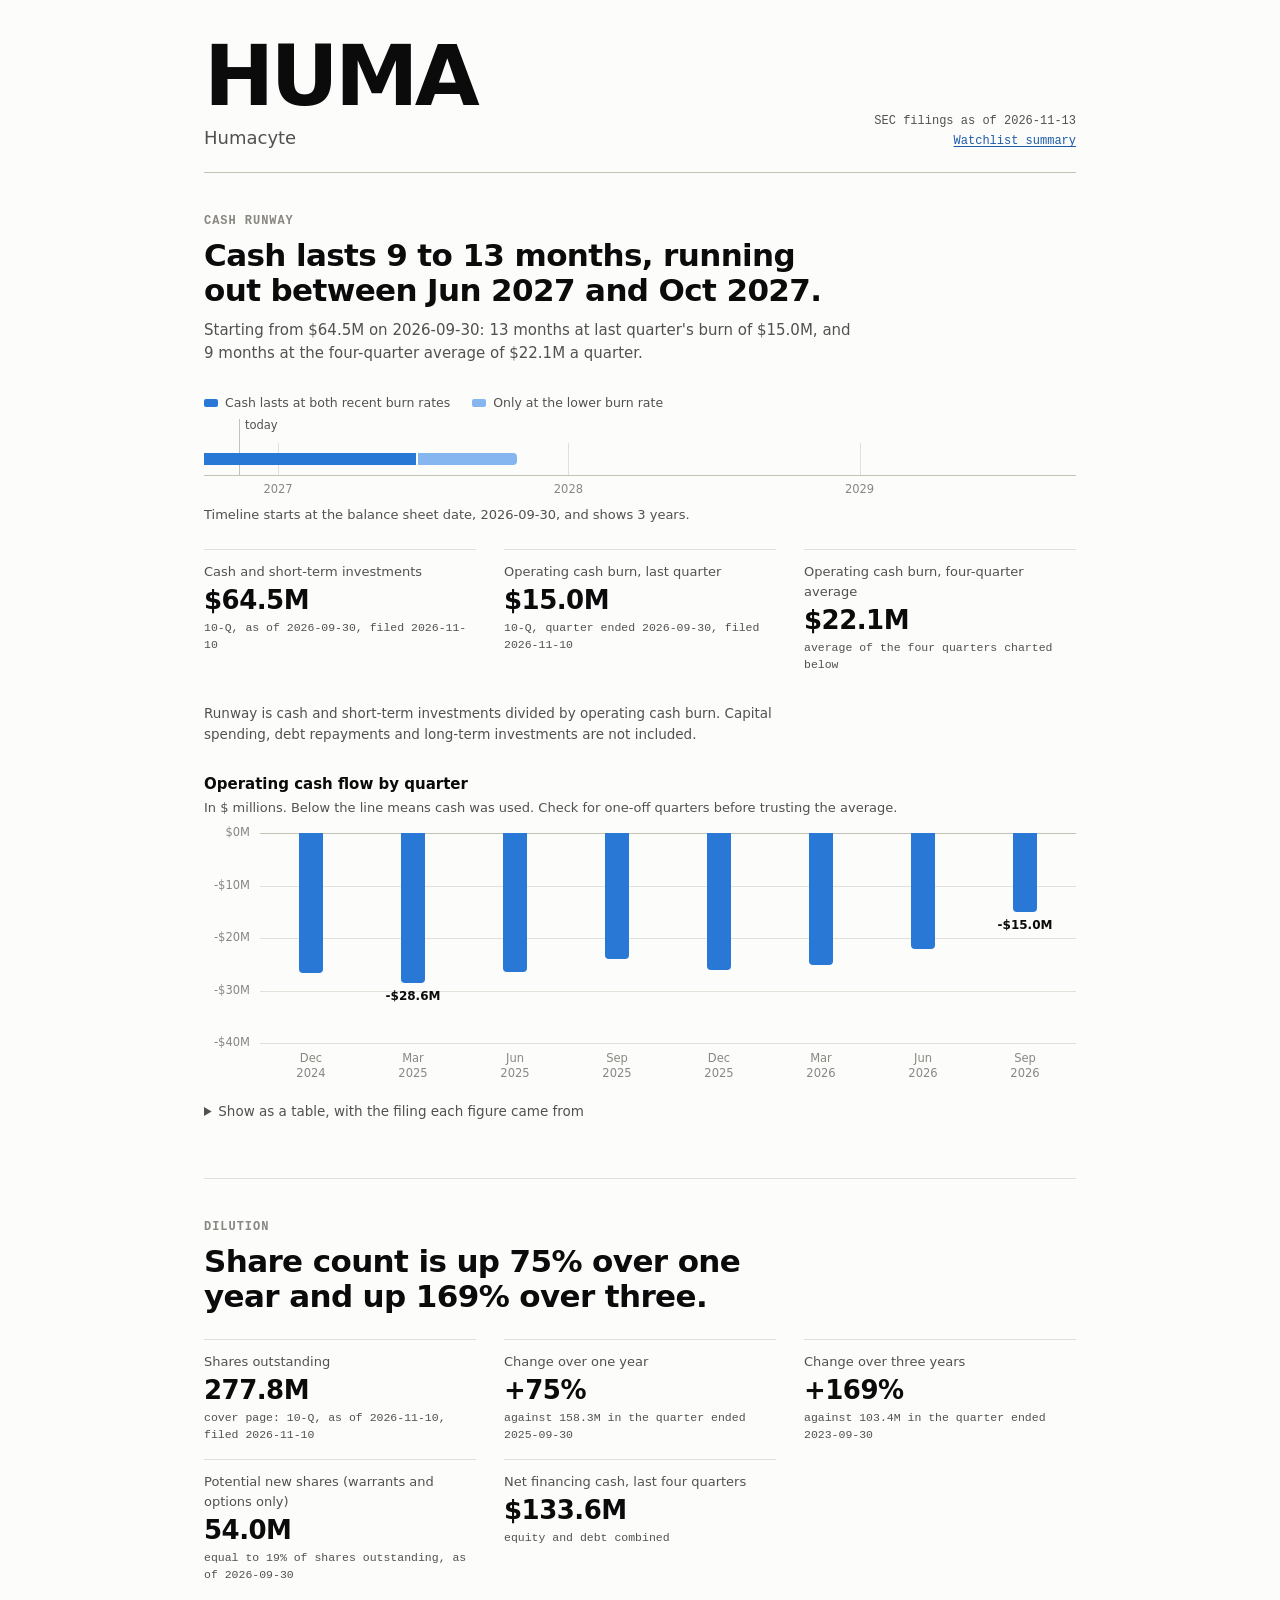
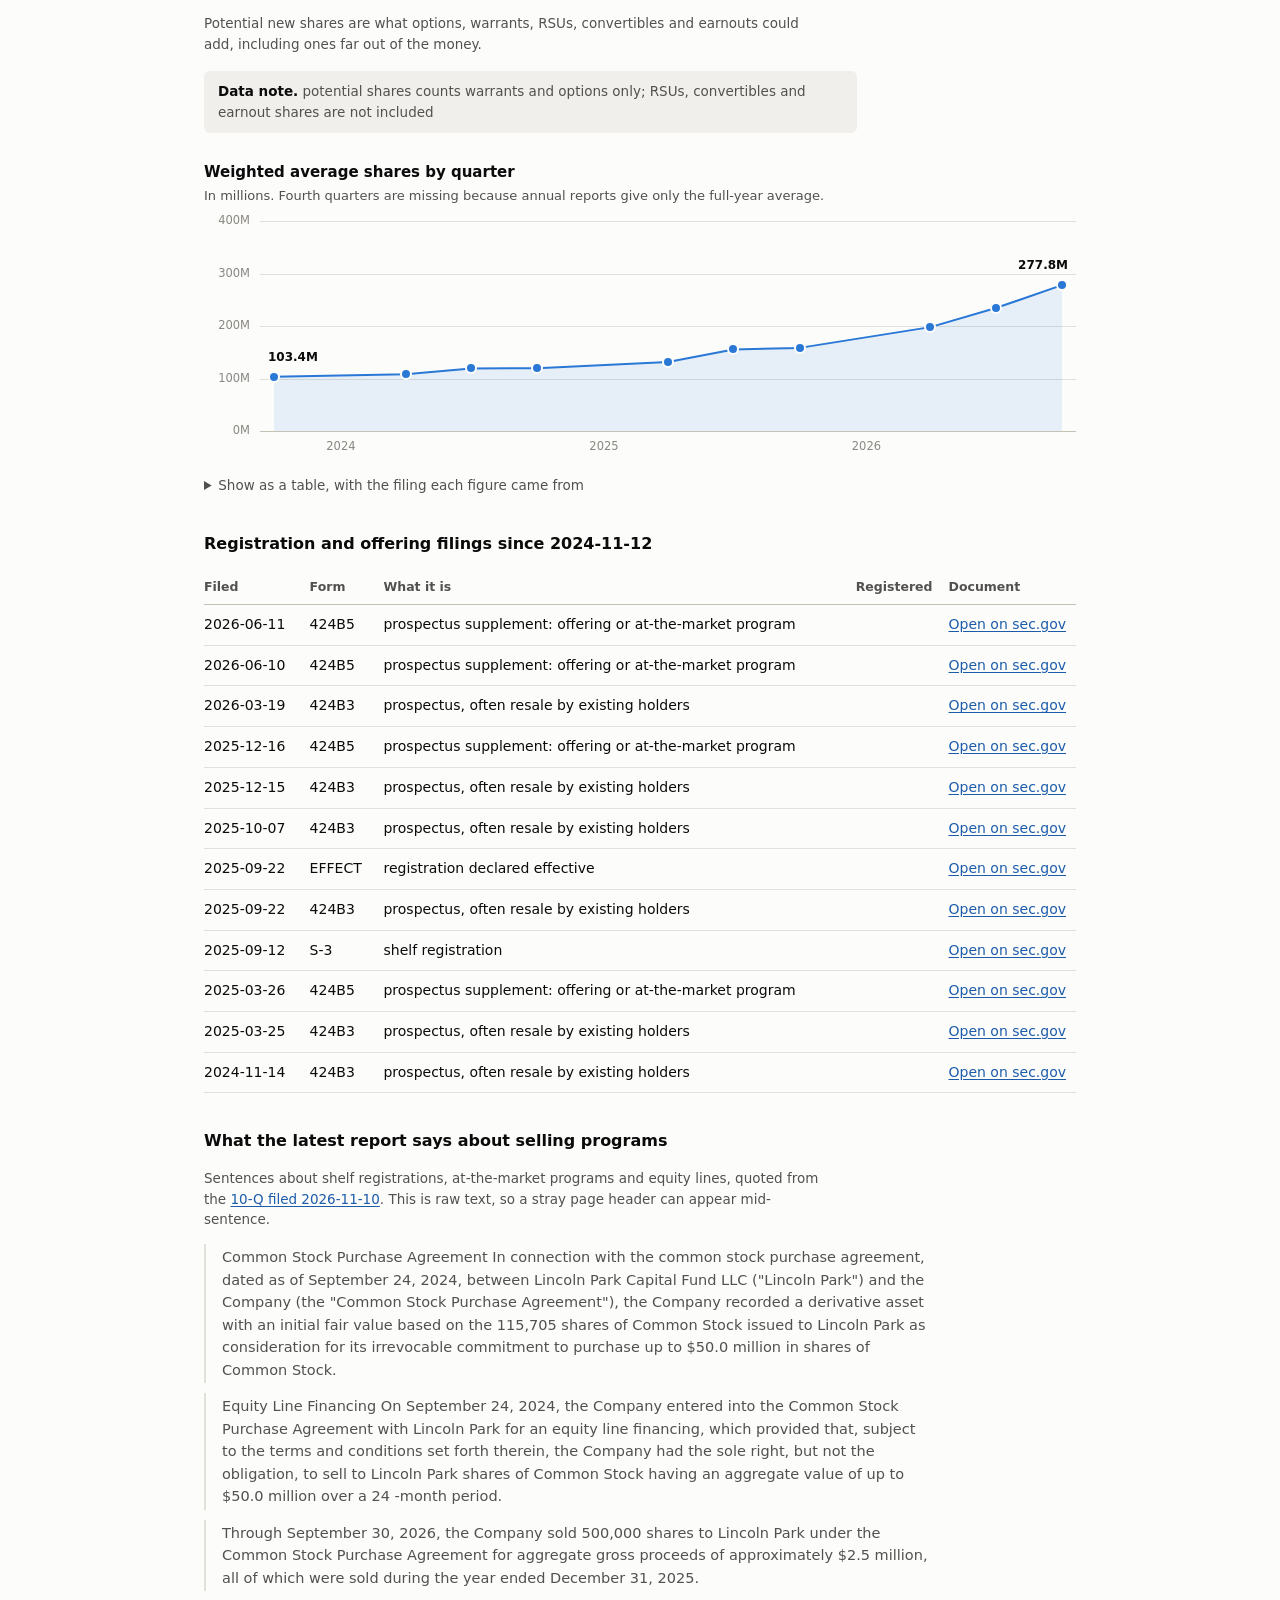
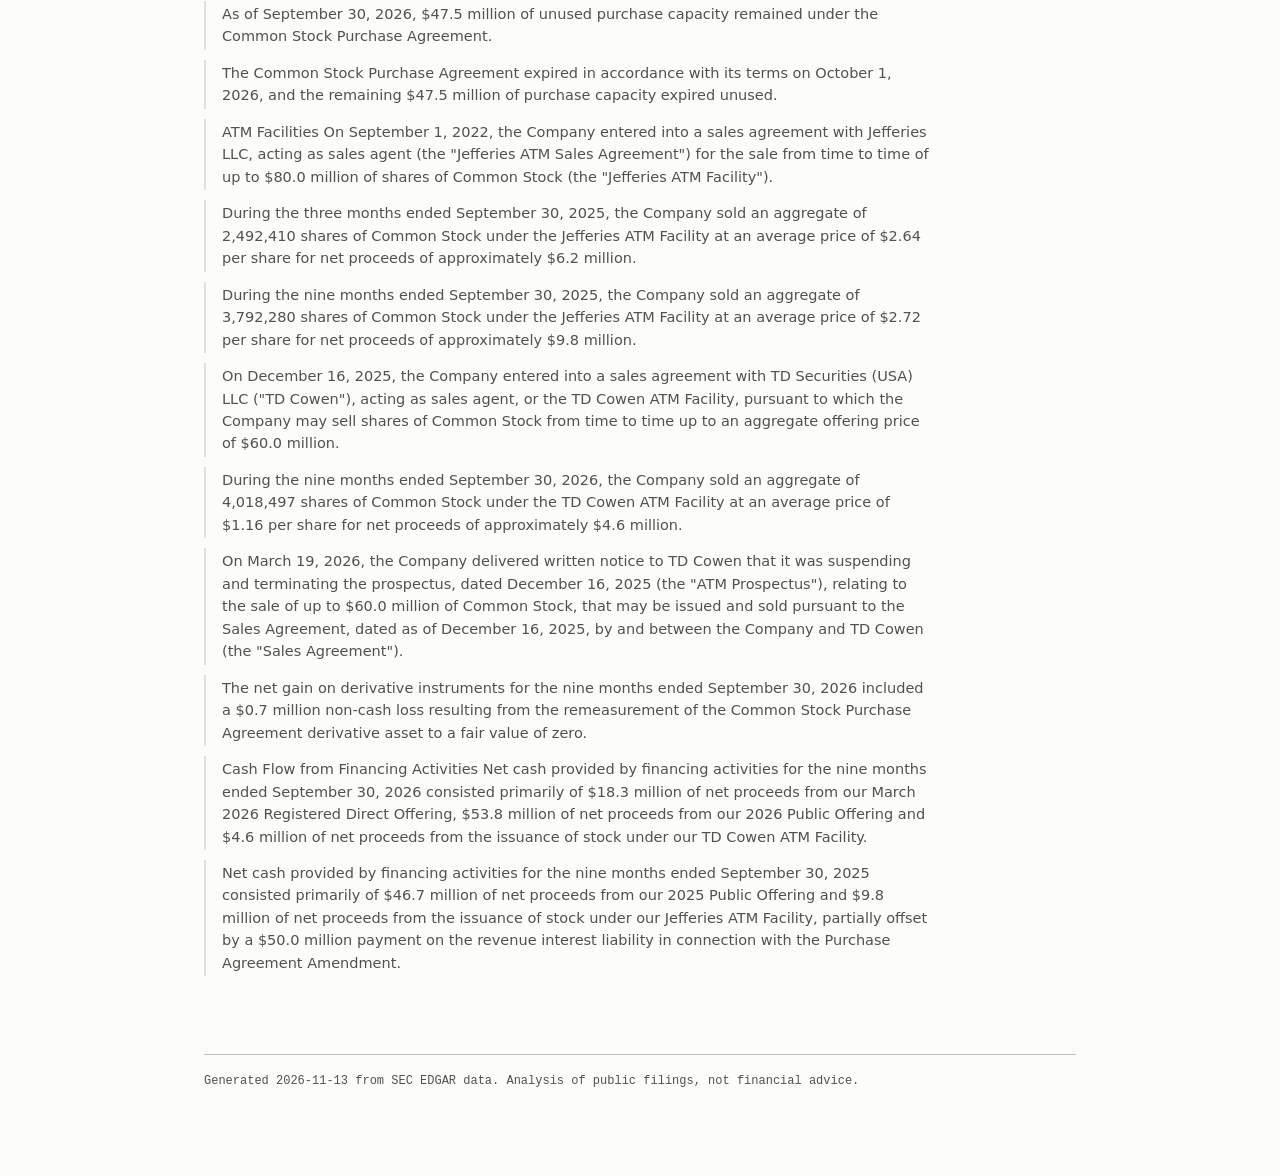
<file: reports/HUMA/2026-11-13.html>
<!doctype html>
<html lang="en">
<head>
<meta charset="utf-8">
<meta name="viewport" content="width=device-width, initial-scale=1">
<title>HUMA report, 2026-11-13</title>
<style>
/* Colour roles. Chart blues were checked with the dataviz palette validator in both modes. */
:root {
  color-scheme: light;
  --surface: #fcfcfb;
  --wash: #f0efec;
  --ink: #0b0b0b;
  --ink-2: #52514e;
  --muted: #898781;
  --grid: #e1e0d9;
  --axis: #c3c2b7;
  --series: #2a78d6;
  --series-pale: #86b6ef;
  --link: #1c5cab;
  --sans: system-ui, -apple-system, "Segoe UI", sans-serif;
  --mono: ui-monospace, "Cascadia Mono", Consolas, "SF Mono", monospace;
}
@media (prefers-color-scheme: dark) {
  :root {
    color-scheme: dark;
    --surface: #1a1a19;
    --wash: #2c2c2a;
    --ink: #f0efec;
    --ink-2: #c3c2b7;
    --muted: #898781;
    --grid: #2c2c2a;
    --axis: #44443f;
    --series: #3987e5;
    --series-pale: #184f95;
    --link: #86b6ef;
  }
}

* { box-sizing: border-box; }
body {
  margin: 0;
  background: var(--surface);
  color: var(--ink);
  font: 15px/1.55 var(--sans);
  -webkit-text-size-adjust: 100%;
}
main { max-width: 920px; margin: 0 auto; padding: 40px 24px 80px; }
a { color: var(--link); text-underline-offset: 2px; }
a:focus-visible, [tabindex]:focus-visible {
  outline: 2px solid var(--series);
  outline-offset: 2px;
  border-radius: 2px;
}

/* Masthead: the ticker is the page's identity. */
.masthead {
  display: flex;
  flex-wrap: wrap;
  align-items: flex-end;
  justify-content: space-between;
  gap: 12px 24px;
  padding-bottom: 20px;
  border-bottom: 1px solid var(--axis);
}
.wordmark {
  margin: 0;
  font-size: clamp(46px, 10vw, 84px);
  line-height: 0.88;
  font-weight: 800;
  letter-spacing: -0.045em;
}
.company { margin: 10px 0 0; font-size: 18px; color: var(--ink-2); }
.meta { margin: 0; font: 12px/1.7 var(--mono); color: var(--ink-2); text-align: right; }

.block { padding: 40px 0 8px; }
.block + .block { border-top: 1px solid var(--grid); margin-top: 24px; }
.eyebrow {
  margin: 0 0 8px;
  font: 600 12px/1.4 var(--mono);
  letter-spacing: 0.08em;
  text-transform: uppercase;
  color: var(--muted);
}
h2 {
  margin: 0 0 10px;
  max-width: 26em;
  font-size: clamp(23px, 3.6vw, 31px);
  line-height: 1.15;
  font-weight: 700;
  letter-spacing: -0.02em;
  text-wrap: balance;
}
h3 { margin: 36px 0 10px; font-size: 16px; font-weight: 650; }
.lede { margin: 0 0 8px; max-width: 68ch; color: var(--ink-2); }
.small { font-size: 13.5px; color: var(--ink-2); max-width: 72ch; }

/* Figures with their source underneath. */
.stats {
  display: grid;
  grid-template-columns: repeat(auto-fit, minmax(200px, 1fr));
  gap: 0 28px;
  margin: 24px 0 8px;
}
.stat { padding: 12px 0 16px; border-top: 1px solid var(--grid); }
.stat dt { font-size: 13px; color: var(--ink-2); }
.stat dd { margin: 2px 0 0; }
.stat .value { display: block; font-size: 26px; line-height: 1.25; font-weight: 650; letter-spacing: -0.02em; }
.src { display: block; margin-top: 2px; font: 11.5px/1.5 var(--mono); color: var(--ink-2); }

.note {
  margin: 16px 0;
  padding: 10px 14px;
  max-width: 76ch;
  border-radius: 6px;
  background: var(--wash);
  font-size: 13.5px;
  color: var(--ink-2);
}
.note strong { color: var(--ink); font-weight: 650; }

/* Tables */
.table-wrap { overflow-x: auto; margin: 12px 0 24px; }
table { width: 100%; border-collapse: collapse; font-size: 14px; }
th {
  padding: 8px 16px 8px 0;
  border-bottom: 1px solid var(--axis);
  font-size: 12.5px;
  font-weight: 600;
  color: var(--ink-2);
  text-align: left;
  vertical-align: bottom;
}
td { padding: 9px 16px 9px 0; border-bottom: 1px solid var(--grid); vertical-align: top; }
th:last-child, td:last-child { padding-right: 0; }
.num { text-align: right; font-variant-numeric: tabular-nums; white-space: nowrap; }
th.num { white-space: normal; }
td.ticker { font-weight: 700; }
td.date, td.form { white-space: nowrap; font-variant-numeric: tabular-nums; }
details { margin: 4px 0 24px; }
summary { cursor: pointer; font-size: 13.5px; color: var(--ink-2); }

.quotes { list-style: none; margin: 14px 0; padding: 0; max-width: 76ch; }
.quotes li {
  margin-bottom: 10px;
  padding: 2px 0 2px 16px;
  border-left: 2px solid var(--grid);
  font-size: 14.5px;
  color: var(--ink-2);
}

footer {
  margin-top: 56px;
  padding-top: 16px;
  border-top: 1px solid var(--axis);
  font: 12px/1.7 var(--mono);
  color: var(--ink-2);
}
footer p { margin: 0 0 4px; }

/* Charts */
.chart { margin: 28px 0 20px; }
.chart figcaption { margin-bottom: 14px; }
.chart figcaption strong { display: block; font-size: 15px; font-weight: 650; }
.chart figcaption span, .chart-foot { font-size: 13px; color: var(--ink-2); }
.chart-foot { margin: 8px 0 0; }
.plot { display: grid; grid-template-columns: 56px 1fr; height: 210px; }
.yaxis, .area { position: relative; }
.yaxis span {
  position: absolute;
  right: 10px;
  transform: translateY(-50%);
  font-size: 11.5px;
  font-variant-numeric: tabular-nums;
  white-space: nowrap;
  color: var(--muted);
}
.gridline { position: absolute; left: 0; right: 0; height: 1px; background: var(--grid); }
.gridline.zero { background: var(--axis); }

.cols { position: absolute; inset: 0; display: flex; }
.col { position: relative; flex: 1; min-width: 0; }
.bar {
  position: absolute;
  left: 50%;
  width: min(24px, 60%);
  transform: translateX(-50%);
  background: var(--series);
}
.bar.neg { border-radius: 0 0 4px 4px; }
.bar.pos { border-radius: 4px 4px 0 0; }
.col:hover .bar, .col:focus-visible .bar, .fill:hover, .fill:focus-visible { filter: brightness(1.14); }
.val {
  position: absolute;
  left: 50%;
  transform: translateX(-50%);
  font-size: 12px;
  font-weight: 600;
  white-space: nowrap;
}
.xaxis { display: flex; margin-left: 56px; padding-top: 8px; }
.xaxis span { flex: 1; min-width: 0; text-align: center; font-size: 11.5px; line-height: 1.3; color: var(--muted); }
.xaxis.dated { position: relative; display: block; height: 24px; margin: 0 14px 0 70px; }
.xaxis.dated span { position: absolute; top: 8px; transform: translateX(-50%); }

.area.line { margin: 0 14px; }
.area.line .gridline { left: -14px; right: -14px; }
.area.line svg { position: absolute; inset: 0; width: 100%; height: 100%; overflow: visible; }
.line-path {
  fill: none;
  stroke: var(--series);
  stroke-width: 2;
  stroke-linejoin: round;
  stroke-linecap: round;
  vector-effect: non-scaling-stroke;
}
.line-wash { fill: var(--series); opacity: 0.1; }
.dot { position: absolute; width: 24px; height: 24px; transform: translate(-50%, -50%); border-radius: 50%; }
.dot::after {
  content: "";
  position: absolute;
  inset: 8px;
  border-radius: 50%;
  background: var(--series);
  box-shadow: 0 0 0 2px var(--surface);
}
.dot:hover::after, .dot:focus-visible::after { inset: 6px; }
.pt-label { position: absolute; transform: translateY(-100%); font-size: 12px; font-weight: 600; white-space: nowrap; }
.pt-label.first { left: -6px; }
.pt-label.last { right: -6px; }

/* Runway strip */
.legend { display: flex; flex-wrap: wrap; gap: 4px 22px; margin-bottom: 6px; font-size: 12.5px; color: var(--ink-2); }
.sw { display: inline-block; width: 14px; height: 8px; margin-right: 7px; border-radius: 2px; }
.sw.solid, .fill.solid { background: var(--series); }
.sw.pale, .fill.pale { background: var(--series-pale); }
.strip-body { position: relative; padding-top: 24px; --name-w: 0px; }
.strip-body.named { --name-w: 68px; }
.strip-grid { position: absolute; top: 0; bottom: 22px; left: var(--name-w); right: 0; }
.strip-grid i { position: absolute; top: 24px; bottom: 0; width: 1px; background: var(--grid); }
.strip-grid i.today { top: 0; background: var(--axis); }
.strip-grid i.today span {
  position: absolute;
  top: -2px;
  left: 6px;
  font-size: 11.5px;
  font-style: normal;
  color: var(--ink-2);
}
.strip-row {
  position: relative;
  display: grid;
  grid-template-columns: var(--name-w) 1fr;
  align-items: end;
  padding: 10px 0;
}
.strip-name { font-size: 15px; font-weight: 700; line-height: 14px; }
.strip-text { margin: 0 0 6px; font-size: 14px; }
.strip-text span { padding-right: 8px; background: var(--surface); }
.track { position: relative; height: 12px; }
.fill { position: absolute; top: 0; bottom: 0; }
.fill.end { border-radius: 0 4px 4px 0; }
.strip-axis { position: relative; height: 22px; margin-left: var(--name-w); border-top: 1px solid var(--axis); }
.strip-axis span { position: absolute; top: 5px; transform: translateX(-50%); font-size: 11.5px; color: var(--muted); }

/* Hover readout: value first, then what it is, then where it came from. */
.tip {
  position: fixed;
  z-index: 10;
  max-width: 260px;
  padding: 8px 11px;
  border-radius: 6px;
  background: var(--ink);
  color: var(--surface);
  font-size: 12.5px;
  line-height: 1.4;
  pointer-events: none;
  box-shadow: 0 4px 14px rgba(0, 0, 0, 0.18);
}
.tip[hidden] { display: none; }
.tip-value { font-size: 15px; font-weight: 650; }
.tip-detail { margin-top: 2px; font: 11px/1.4 var(--mono); opacity: 0.75; }

@media (max-width: 560px) {
  main { padding: 28px 16px 64px; }
  .meta { text-align: left; }
  .plot { grid-template-columns: 46px 1fr; }
  .xaxis { margin-left: 46px; }
  .xaxis.dated { margin-left: 60px; }
  .strip-body.named { --name-w: 54px; }
}
@media print {
  .tip { display: none; }
  details > *:not(summary) { display: block; }
}
</style>
</head>
<body>
<main>
<header class="masthead"><div><h1 class="wordmark">HUMA</h1><p class="company">Humacyte</p></div><p class="meta">SEC filings as of 2026-11-13<br><a href="../index.html">Watchlist summary</a></p></header>
<section class="block"><p class="eyebrow">Cash runway</p><h2>Cash lasts 9 to 13 months, running out between Jun 2027 and Oct 2027.</h2><p class="lede">Starting from $64.5M on 2026-09-30: 13 months at last quarter&#x27;s burn of $15.0M, and 9 months at the four-quarter average of $22.1M a quarter.</p><figure class="chart strip"><div class="legend"><span><i class="sw solid"></i>Cash lasts at both recent burn rates</span><span><i class="sw pale"></i>Only at the lower burn rate</span></div><div class="strip-body"><div class="strip-grid"><i style="left:8.49%"></i><i style="left:41.79%"></i><i style="left:75.18%"></i><i class="today" style="left:4.01%"><span>today</span></i></div><div class="strip-row"><div class="strip-name"></div><div class="strip-main"><div class="track"><span class="fill solid" style="left:0.00%;width:24.27%" tabindex="0" data-tip="Cash lasts at both burn rates|to Jun 2027|"></span><span class="fill pale end" style="left:calc(24.27% + 2px);width:calc(11.59% - 2px)" tabindex="0" data-tip="Only at the lower burn rate|to Oct 2027|"></span></div></div></div><div class="strip-axis"><span style="left:8.49%">2027</span><span style="left:41.79%">2028</span><span style="left:75.18%">2029</span></div></div><p class="chart-foot">Timeline starts at the balance sheet date, 2026-09-30, and shows 3 years.</p></figure><dl class="stats"><div class="stat"><dt>Cash and short-term investments</dt><dd><span class="value">$64.5M</span><span class="src">10-Q, as of 2026-09-30, filed 2026-11-10</span></dd></div><div class="stat"><dt>Operating cash burn, last quarter</dt><dd><span class="value">$15.0M</span><span class="src">10-Q, quarter ended 2026-09-30, filed 2026-11-10</span></dd></div><div class="stat"><dt>Operating cash burn, four-quarter average</dt><dd><span class="value">$22.1M</span><span class="src">average of the four quarters charted below</span></dd></div></dl><p class="small">Runway is cash and short-term investments divided by operating cash burn. Capital spending, debt repayments and long-term investments are not included.</p><figure class="chart"><figcaption><strong>Operating cash flow by quarter</strong><span>In $ millions. Below the line means cash was used. Check for one-off quarters before trusting the average.</span></figcaption><div class="plot"><div class="yaxis"><span style="top:100.00%">-$40M</span><span style="top:75.00%">-$30M</span><span style="top:50.00%">-$20M</span><span style="top:25.00%">-$10M</span><span style="top:0.00%">$0M</span></div><div class="area"><i class="gridline" style="top:100.00%"></i><i class="gridline" style="top:75.00%"></i><i class="gridline" style="top:50.00%"></i><i class="gridline" style="top:25.00%"></i><i class="gridline zero" style="top:0.00%"></i><div class="cols"><div class="col" tabindex="0" data-tip="Quarter ended 2024-12-31|-$26.6M|10-K filed 2026-03-27"><b class="bar neg" style="top:0.00%;height:66.44%"></b></div><div class="col" tabindex="0" data-tip="Quarter ended 2025-03-31|-$28.6M|10-Q filed 2026-05-13"><b class="bar neg" style="top:0.00%;height:71.50%"></b><span class="val" style="top:calc(71.50% + 4px)">-$28.6M</span></div><div class="col" tabindex="0" data-tip="Quarter ended 2025-06-30|-$26.4M|10-Q filed 2026-08-12"><b class="bar neg" style="top:0.00%;height:66.03%"></b></div><div class="col" tabindex="0" data-tip="Quarter ended 2025-09-30|-$23.9M|10-Q filed 2026-11-10"><b class="bar neg" style="top:0.00%;height:59.76%"></b></div><div class="col" tabindex="0" data-tip="Quarter ended 2025-12-31|-$26.1M|10-K filed 2026-03-27"><b class="bar neg" style="top:0.00%;height:65.31%"></b></div><div class="col" tabindex="0" data-tip="Quarter ended 2026-03-31|-$25.1M|10-Q filed 2026-05-13"><b class="bar neg" style="top:0.00%;height:62.76%"></b></div><div class="col" tabindex="0" data-tip="Quarter ended 2026-06-30|-$22.1M|10-Q filed 2026-08-12"><b class="bar neg" style="top:0.00%;height:55.15%"></b></div><div class="col" tabindex="0" data-tip="Quarter ended 2026-09-30|-$15.0M|10-Q filed 2026-11-10"><b class="bar neg" style="top:0.00%;height:37.44%"></b><span class="val" style="top:calc(37.44% + 4px)">-$15.0M</span></div></div></div></div><div class="xaxis"><span>Dec<br>2024</span><span>Mar<br>2025</span><span>Jun<br>2025</span><span>Sep<br>2025</span><span>Dec<br>2025</span><span>Mar<br>2026</span><span>Jun<br>2026</span><span>Sep<br>2026</span></div></figure><details><summary>Show as a table, with the filing each figure came from</summary><div class="table-wrap"><table><thead><tr><th class="date">Quarter ended</th><th class="num">Operating cash flow</th><th class="">Reported in</th></tr></thead><tbody><tr><td class="date">2026-09-30</td><td class="num">-$15.0M</td><td class="">10-Q filed 2026-11-10</td></tr><tr><td class="date">2026-06-30</td><td class="num">-$22.1M</td><td class="">10-Q filed 2026-08-12</td></tr><tr><td class="date">2026-03-31</td><td class="num">-$25.1M</td><td class="">10-Q filed 2026-05-13</td></tr><tr><td class="date">2025-12-31</td><td class="num">-$26.1M</td><td class="">10-K filed 2026-03-27</td></tr><tr><td class="date">2025-09-30</td><td class="num">-$23.9M</td><td class="">10-Q filed 2026-11-10</td></tr><tr><td class="date">2025-06-30</td><td class="num">-$26.4M</td><td class="">10-Q filed 2026-08-12</td></tr><tr><td class="date">2025-03-31</td><td class="num">-$28.6M</td><td class="">10-Q filed 2026-05-13</td></tr><tr><td class="date">2024-12-31</td><td class="num">-$26.6M</td><td class="">10-K filed 2026-03-27</td></tr></tbody></table></div></details></section>
<section class="block"><p class="eyebrow">Dilution</p><h2>Share count is up 75% over one year and up 169% over three.</h2><dl class="stats"><div class="stat"><dt>Shares outstanding</dt><dd><span class="value">277.8M</span><span class="src">cover page: 10-Q, as of 2026-11-10, filed 2026-11-10</span></dd></div><div class="stat"><dt>Change over one year</dt><dd><span class="value">+75%</span><span class="src">against 158.3M in the quarter ended 2025-09-30</span></dd></div><div class="stat"><dt>Change over three years</dt><dd><span class="value">+169%</span><span class="src">against 103.4M in the quarter ended 2023-09-30</span></dd></div><div class="stat"><dt>Potential new shares (warrants and options only)</dt><dd><span class="value">54.0M</span><span class="src">equal to 19% of shares outstanding, as of 2026-09-30</span></dd></div><div class="stat"><dt>Net financing cash, last four quarters</dt><dd><span class="value">$133.6M</span><span class="src">equity and debt combined</span></dd></div></dl><p class="small">Potential new shares are what options, warrants, RSUs, convertibles and earnouts could add, including ones far out of the money.</p><p class="note"><strong>Data note.</strong> potential shares counts warrants and options only; RSUs, convertibles and earnout shares are not included</p><figure class="chart"><figcaption><strong>Weighted average shares by quarter</strong><span>In millions. Fourth quarters are missing because annual reports give only the full-year average.</span></figcaption><div class="plot"><div class="yaxis"><span style="top:100.00%">0M</span><span style="top:75.00%">100M</span><span style="top:50.00%">200M</span><span style="top:25.00%">300M</span><span style="top:0.00%">400M</span></div><div class="area line"><i class="gridline zero" style="top:100.00%"></i><i class="gridline" style="top:75.00%"></i><i class="gridline" style="top:50.00%"></i><i class="gridline" style="top:25.00%"></i><i class="gridline" style="top:0.00%"></i><svg viewBox="0 0 100 100" preserveAspectRatio="none" aria-hidden="true"><polygon class="line-wash" points="0.00,74.14 16.70,72.94 25.00,70.21 33.39,70.15 50.00,67.13 58.30,61.14 66.70,60.42 83.30,50.54 91.61,41.45 100.00,30.55 100.00,100 0.00,100"/><polyline class="line-path" points="0.00,74.14 16.70,72.94 25.00,70.21 33.39,70.15 50.00,67.13 58.30,61.14 66.70,60.42 83.30,50.54 91.61,41.45 100.00,30.55"/></svg><span class="dot" style="left:0.00%;top:74.14%" tabindex="0" data-tip="Quarter ended 2023-09-30|103.4M|10-Q filed 2024-11-08"></span><span class="dot" style="left:16.70%;top:72.94%" tabindex="0" data-tip="Quarter ended 2024-03-31|108.2M|10-Q filed 2025-05-13"></span><span class="dot" style="left:25.00%;top:70.21%" tabindex="0" data-tip="Quarter ended 2024-06-30|119.2M|10-Q filed 2025-08-11"></span><span class="dot" style="left:33.39%;top:70.15%" tabindex="0" data-tip="Quarter ended 2024-09-30|119.4M|10-Q filed 2025-11-12"></span><span class="dot" style="left:50.00%;top:67.13%" tabindex="0" data-tip="Quarter ended 2025-03-31|131.5M|10-Q filed 2026-05-13"></span><span class="dot" style="left:58.30%;top:61.14%" tabindex="0" data-tip="Quarter ended 2025-06-30|155.4M|10-Q filed 2026-08-12"></span><span class="dot" style="left:66.70%;top:60.42%" tabindex="0" data-tip="Quarter ended 2025-09-30|158.3M|10-Q filed 2026-11-10"></span><span class="dot" style="left:83.30%;top:50.54%" tabindex="0" data-tip="Quarter ended 2026-03-31|197.8M|10-Q filed 2026-05-13"></span><span class="dot" style="left:91.61%;top:41.45%" tabindex="0" data-tip="Quarter ended 2026-06-30|234.2M|10-Q filed 2026-08-12"></span><span class="dot" style="left:100.00%;top:30.55%" tabindex="0" data-tip="Quarter ended 2026-09-30|277.8M|10-Q filed 2026-11-10"></span><span class="pt-label last" style="top:calc(30.55% - 10px)">277.8M</span><span class="pt-label first" style="top:calc(74.14% - 10px)">103.4M</span></div></div><div class="xaxis dated"><span style="left:8.49%">2024</span><span style="left:41.88%">2025</span><span style="left:75.18%">2026</span></div></figure><details><summary>Show as a table, with the filing each figure came from</summary><div class="table-wrap"><table><thead><tr><th class="date">Quarter ended</th><th class="num">Weighted average shares</th><th class="">Reported in</th></tr></thead><tbody><tr><td class="date">2026-09-30</td><td class="num">277.8M</td><td class="">10-Q filed 2026-11-10</td></tr><tr><td class="date">2026-06-30</td><td class="num">234.2M</td><td class="">10-Q filed 2026-08-12</td></tr><tr><td class="date">2026-03-31</td><td class="num">197.8M</td><td class="">10-Q filed 2026-05-13</td></tr><tr><td class="date">2025-09-30</td><td class="num">158.3M</td><td class="">10-Q filed 2026-11-10</td></tr><tr><td class="date">2025-06-30</td><td class="num">155.4M</td><td class="">10-Q filed 2026-08-12</td></tr><tr><td class="date">2025-03-31</td><td class="num">131.5M</td><td class="">10-Q filed 2026-05-13</td></tr><tr><td class="date">2024-09-30</td><td class="num">119.4M</td><td class="">10-Q filed 2025-11-12</td></tr><tr><td class="date">2024-06-30</td><td class="num">119.2M</td><td class="">10-Q filed 2025-08-11</td></tr><tr><td class="date">2024-03-31</td><td class="num">108.2M</td><td class="">10-Q filed 2025-05-13</td></tr><tr><td class="date">2023-09-30</td><td class="num">103.4M</td><td class="">10-Q filed 2024-11-08</td></tr></tbody></table></div></details><h3>Registration and offering filings since 2024-11-12</h3><div class="table-wrap"><table><thead><tr><th class="date">Filed</th><th class="form">Form</th><th class="">What it is</th><th class="num">Registered</th><th class="">Document</th></tr></thead><tbody><tr><td class="date">2026-06-11</td><td class="form">424B5</td><td class="">prospectus supplement: offering or at-the-market program</td><td class="num"></td><td class=""><a href="https://www.sec.gov/Archives/edgar/data/1818382/000110465926072961/tm2616944-3_424b5.htm">Open on sec.gov</a></td></tr><tr><td class="date">2026-06-10</td><td class="form">424B5</td><td class="">prospectus supplement: offering or at-the-market program</td><td class="num"></td><td class=""><a href="https://www.sec.gov/Archives/edgar/data/1818382/000110465926072391/tm2616944-1_424b5.htm">Open on sec.gov</a></td></tr><tr><td class="date">2026-03-19</td><td class="form">424B3</td><td class="">prospectus, often resale by existing holders</td><td class="num"></td><td class=""><a href="https://www.sec.gov/Archives/edgar/data/1818382/000110465926032107/tm269105-1_424b3.htm">Open on sec.gov</a></td></tr><tr><td class="date">2025-12-16</td><td class="form">424B5</td><td class="">prospectus supplement: offering or at-the-market program</td><td class="num"></td><td class=""><a href="https://www.sec.gov/Archives/edgar/data/1818382/000110465925121672/tm2533475-1_424b5.htm">Open on sec.gov</a></td></tr><tr><td class="date">2025-12-15</td><td class="form">424B3</td><td class="">prospectus, often resale by existing holders</td><td class="num"></td><td class=""><a href="https://www.sec.gov/Archives/edgar/data/1818382/000110465925120905/tm2533185-1_424b3.htm">Open on sec.gov</a></td></tr><tr><td class="date">2025-10-07</td><td class="form">424B3</td><td class="">prospectus, often resale by existing holders</td><td class="num"></td><td class=""><a href="https://www.sec.gov/Archives/edgar/data/1818382/000110465925097348/tm2528057-1_424b3.htm">Open on sec.gov</a></td></tr><tr><td class="date">2025-09-22</td><td class="form">EFFECT</td><td class="">registration declared effective</td><td class="num"></td><td class=""><a href="https://www.sec.gov/Archives/edgar/data/1818382/999999999525003058/xslEFFECTX01/primary_doc.xml">Open on sec.gov</a></td></tr><tr><td class="date">2025-09-22</td><td class="form">424B3</td><td class="">prospectus, often resale by existing holders</td><td class="num"></td><td class=""><a href="https://www.sec.gov/Archives/edgar/data/1818382/000110465925092187/tm2525852-3_424b3.htm">Open on sec.gov</a></td></tr><tr><td class="date">2025-09-12</td><td class="form">S-3</td><td class="">shelf registration</td><td class="num"></td><td class=""><a href="https://www.sec.gov/Archives/edgar/data/1818382/000110465925089607/tm2525852-1_s3.htm">Open on sec.gov</a></td></tr><tr><td class="date">2025-03-26</td><td class="form">424B5</td><td class="">prospectus supplement: offering or at-the-market program</td><td class="num"></td><td class=""><a href="https://www.sec.gov/Archives/edgar/data/1818382/000110465925028270/tm258849-3_424b5.htm">Open on sec.gov</a></td></tr><tr><td class="date">2025-03-25</td><td class="form">424B3</td><td class="">prospectus, often resale by existing holders</td><td class="num"></td><td class=""><a href="https://www.sec.gov/Archives/edgar/data/1818382/000110465925027792/tm258849-1_424b3.htm">Open on sec.gov</a></td></tr><tr><td class="date">2024-11-14</td><td class="form">424B3</td><td class="">prospectus, often resale by existing holders</td><td class="num"></td><td class=""><a href="https://www.sec.gov/Archives/edgar/data/1818382/000110465924118350/tm2428366-1_424b3.htm">Open on sec.gov</a></td></tr></tbody></table></div><h3>What the latest report says about selling programs</h3><p class="small">Sentences about shelf registrations, at-the-market programs and equity lines, quoted from the <a href="https://www.sec.gov/Archives/edgar/data/1818382/000119312526455588/huma-20260930.htm">10-Q filed 2026-11-10</a>. This is raw text, so a stray page header can appear mid-sentence.</p><ul class="quotes"><li>Common Stock Purchase Agreement In connection with the common stock purchase agreement, dated as of September 24, 2024, between Lincoln Park Capital Fund LLC (&quot;Lincoln Park&quot;) and the Company (the &quot;Common Stock Purchase Agreement&quot;), the Company recorded a derivative asset with an initial fair value based on the 115,705 shares of Common Stock issued to Lincoln Park as consideration for its irrevocable commitment to purchase up to $50.0 million in shares of Common Stock.</li><li>Equity Line Financing On September 24, 2024, the Company entered into the Common Stock Purchase Agreement with Lincoln Park for an equity line financing, which provided that, subject to the terms and conditions set forth therein, the Company had the sole right, but not the obligation, to sell to Lincoln Park shares of Common Stock having an aggregate value of up to $50.0 million over a 24 -month period.</li><li>Through September 30, 2026, the Company sold 500,000 shares to Lincoln Park under the Common Stock Purchase Agreement for aggregate gross proceeds of approximately $2.5 million, all of which were sold during the year ended December 31, 2025.</li><li>As of September 30, 2026, $47.5 million of unused purchase capacity remained under the Common Stock Purchase Agreement.</li><li>The Common Stock Purchase Agreement expired in accordance with its terms on October 1, 2026, and the remaining $47.5 million of purchase capacity expired unused.</li><li>ATM Facilities On September 1, 2022, the Company entered into a sales agreement with Jefferies LLC, acting as sales agent (the &quot;Jefferies ATM Sales Agreement&quot;) for the sale from time to time of up to $80.0 million of shares of Common Stock (the &quot;Jefferies ATM Facility&quot;).</li><li>During the three months ended September 30, 2025, the Company sold an aggregate of 2,492,410 shares of Common Stock under the Jefferies ATM Facility at an average price of $2.64 per share for net proceeds of approximately $6.2 million.</li><li>During the nine months ended September 30, 2025, the Company sold an aggregate of 3,792,280 shares of Common Stock under the Jefferies ATM Facility at an average price of $2.72 per share for net proceeds of approximately $9.8 million.</li><li>On December 16, 2025, the Company entered into a sales agreement with TD Securities (USA) LLC (&quot;TD Cowen&quot;), acting as sales agent, or the TD Cowen ATM Facility, pursuant to which the Company may sell shares of Common Stock from time to time up to an aggregate offering price of $60.0 million.</li><li>During the nine months ended September 30, 2026, the Company sold an aggregate of 4,018,497 shares of Common Stock under the TD Cowen ATM Facility at an average price of $1.16 per share for net proceeds of approximately $4.6 million.</li><li>On March 19, 2026, the Company delivered written notice to TD Cowen that it was suspending and terminating the prospectus, dated December 16, 2025 (the &quot;ATM Prospectus&quot;), relating to the sale of up to $60.0 million of Common Stock, that may be issued and sold pursuant to the Sales Agreement, dated as of December 16, 2025, by and between the Company and TD Cowen (the &quot;Sales Agreement&quot;).</li><li>The net gain on derivative instruments for the nine months ended September 30, 2026 included a $0.7 million non-cash loss resulting from the remeasurement of the Common Stock Purchase Agreement derivative asset to a fair value of zero.</li><li>Cash Flow from Financing Activities Net cash provided by financing activities for the nine months ended September 30, 2026 consisted primarily of $18.3 million of net proceeds from our March 2026 Registered Direct Offering, $53.8 million of net proceeds from our 2026 Public Offering and $4.6 million of net proceeds from the issuance of stock under our TD Cowen ATM Facility.</li><li>Net cash provided by financing activities for the nine months ended September 30, 2025 consisted primarily of $46.7 million of net proceeds from our 2025 Public Offering and $9.8 million of net proceeds from the issuance of stock under our Jefferies ATM Facility, partially offset by a $50.0 million payment on the revenue interest liability in connection with the Purchase Agreement Amendment.</li></ul></section>
<footer><p>Generated 2026-11-13 from SEC EDGAR data. Analysis of public filings, not financial advice.</p></footer>
</main>
<div id="tip" class="tip" role="status" hidden></div>
<script>
// One shared readout for every chart mark. Hover and keyboard focus show the same thing.
(() => {
  const tip = document.getElementById("tip");
  if (!tip) return;

  const show = (el) => {
    const [head, value, detail] = el.dataset.tip.split("|");
    tip.replaceChildren();
    for (const [cls, text] of [["tip-value", value], ["tip-head", head], ["tip-detail", detail]]) {
      if (!text) continue;
      const line = document.createElement("div");
      line.className = cls;
      line.textContent = text;
      tip.append(line);
    }
    tip.hidden = false;
    const mark = (el.querySelector(".bar") || el).getBoundingClientRect();
    const box = tip.getBoundingClientRect();
    const x = Math.max(8, Math.min(mark.left + mark.width / 2 - box.width / 2, innerWidth - box.width - 8));
    let y = mark.top - box.height - 8;
    if (y < 8) y = mark.bottom + 8;
    tip.style.left = `${x}px`;
    tip.style.top = `${y}px`;
  };
  const hide = () => { tip.hidden = true; };

  for (const el of document.querySelectorAll("[data-tip]")) {
    el.addEventListener("pointerenter", () => show(el));
    el.addEventListener("pointerleave", hide);
    el.addEventListener("focus", () => show(el));
    el.addEventListener("blur", hide);
  }
  addEventListener("scroll", hide, { passive: true });
})();
</script>
</body>
</html>
</file>
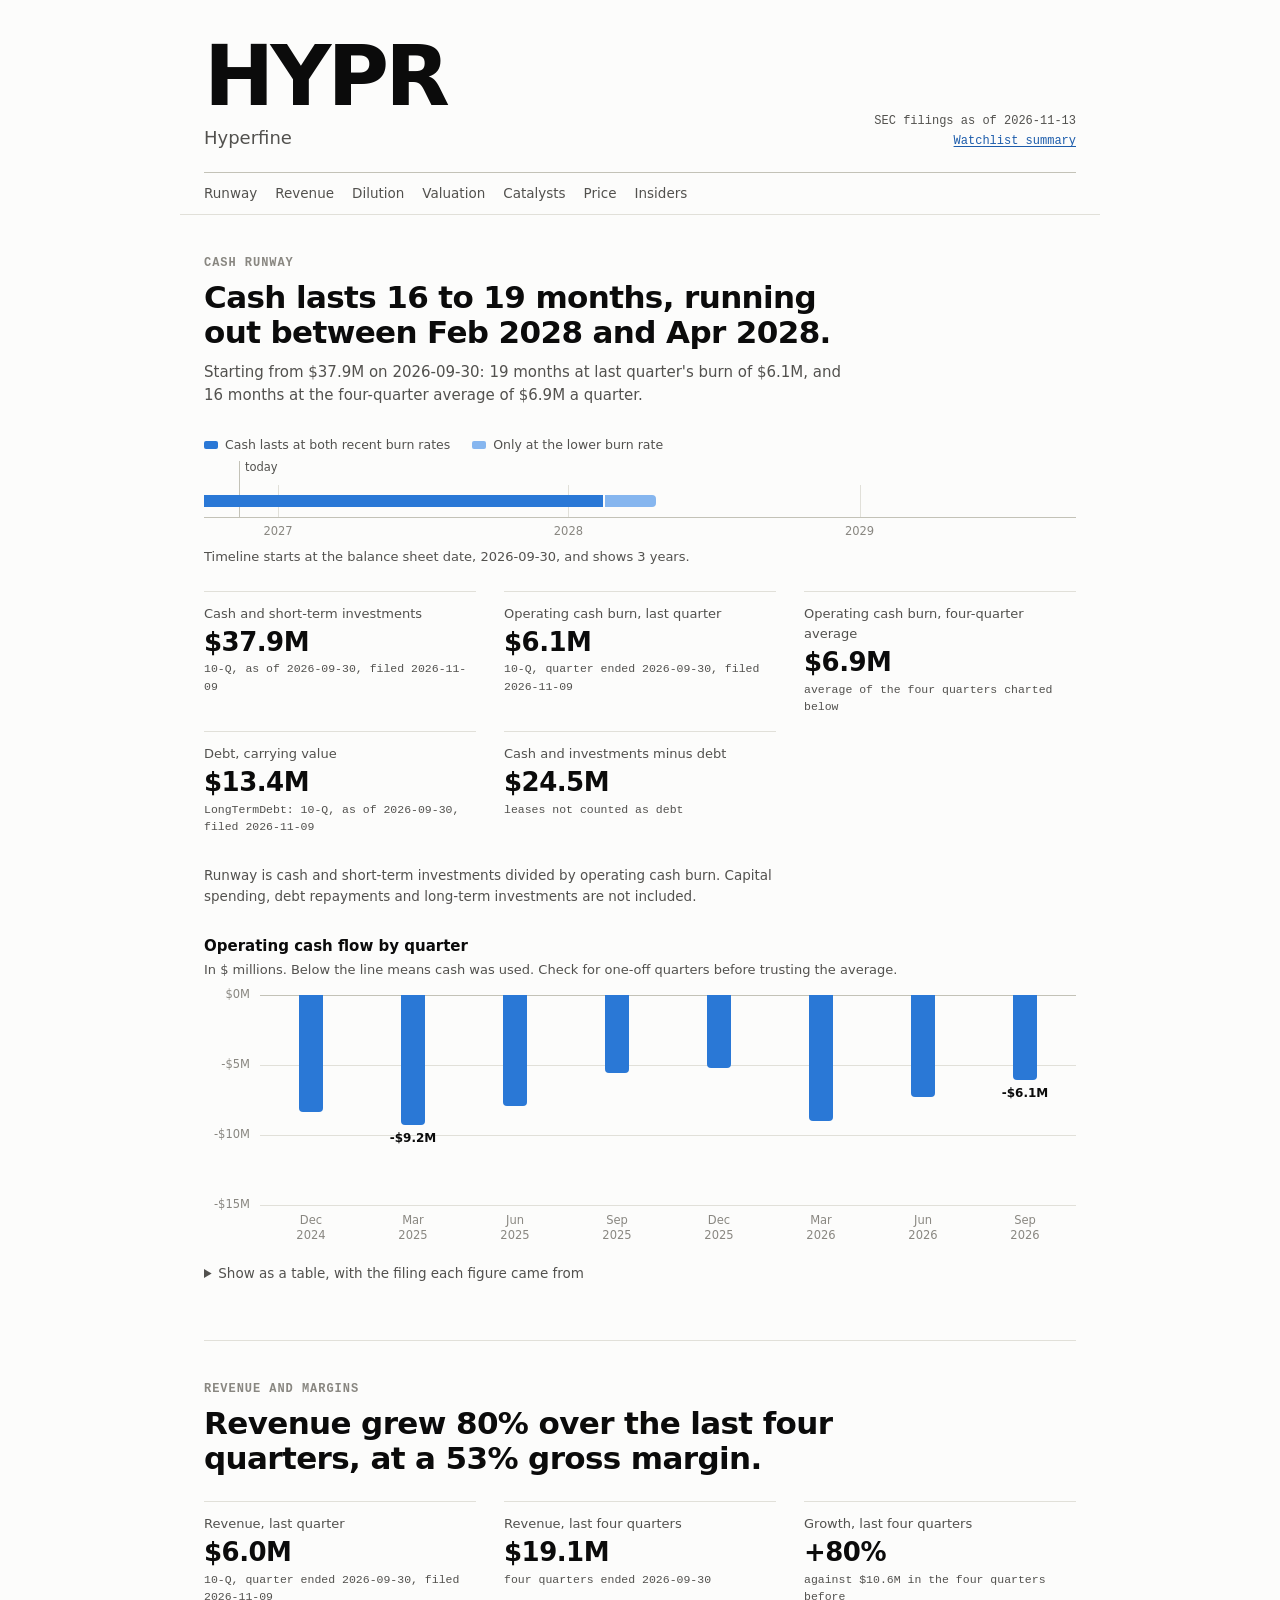
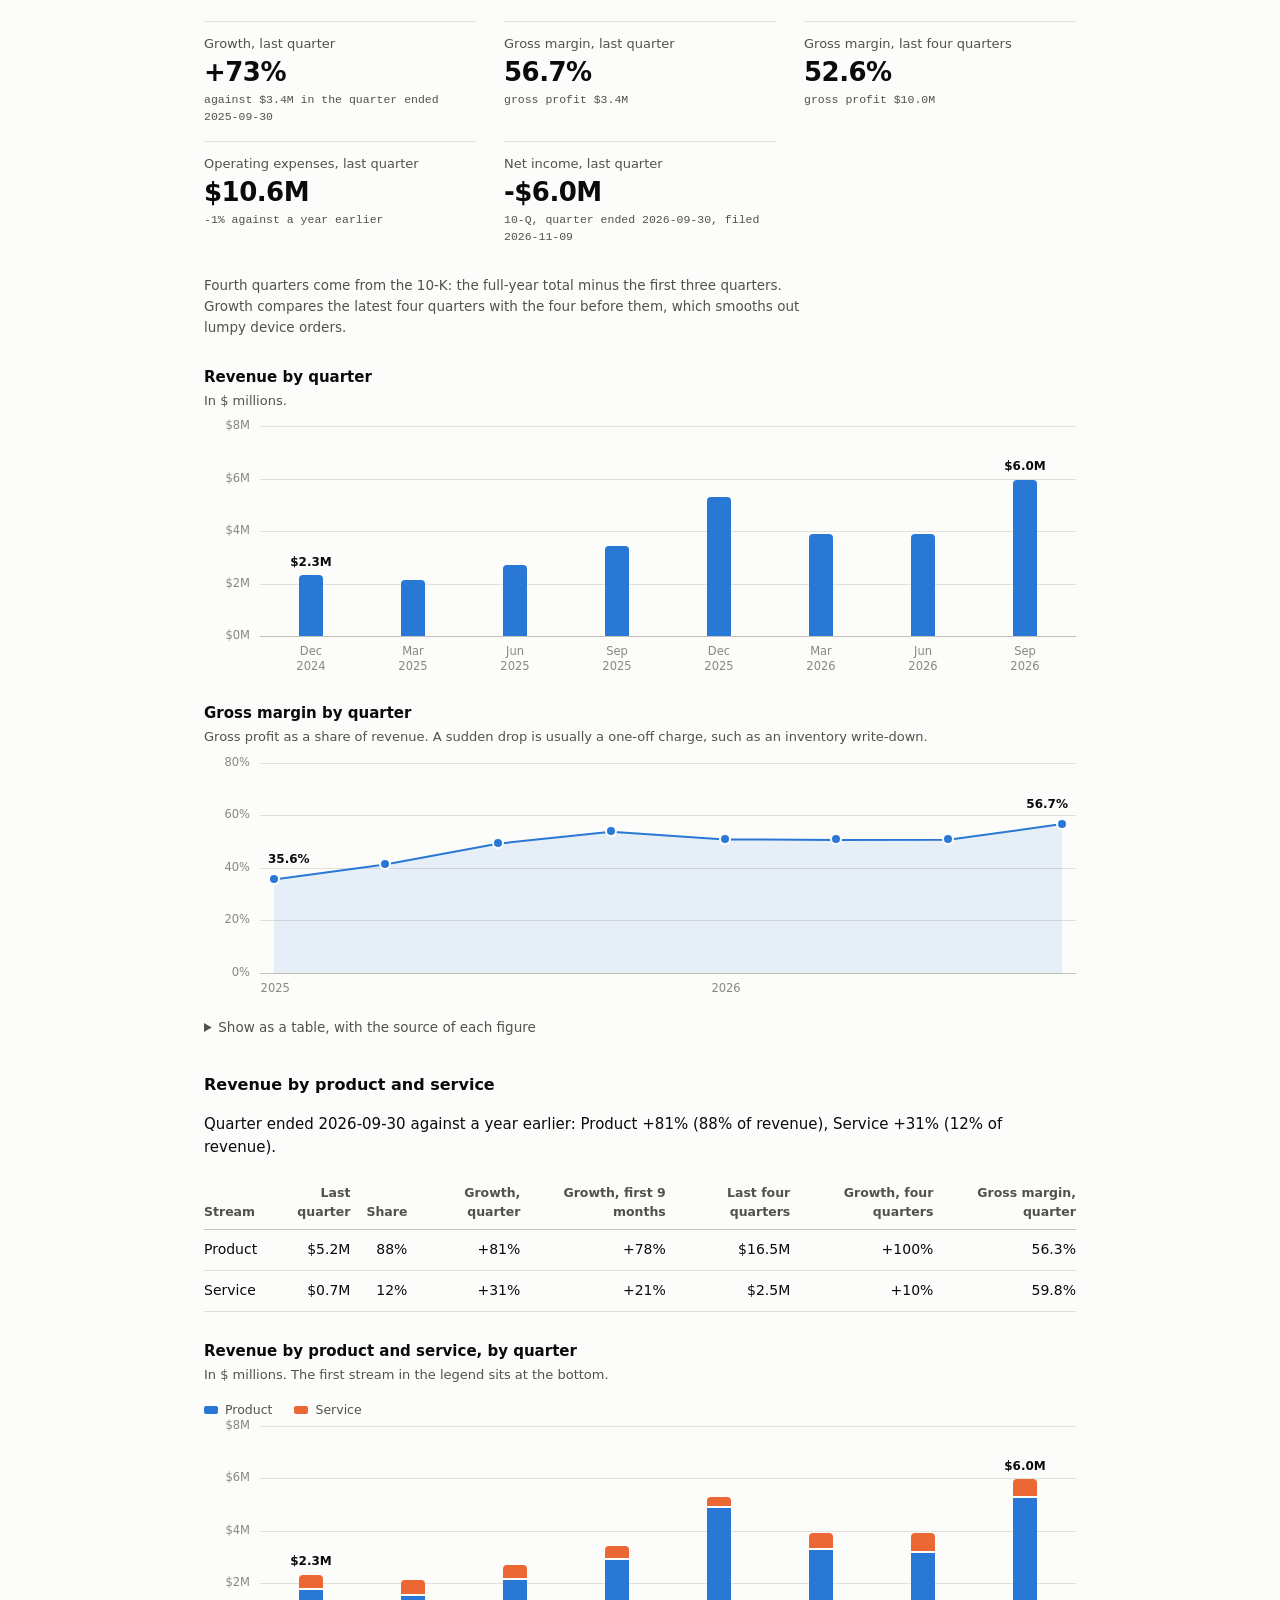
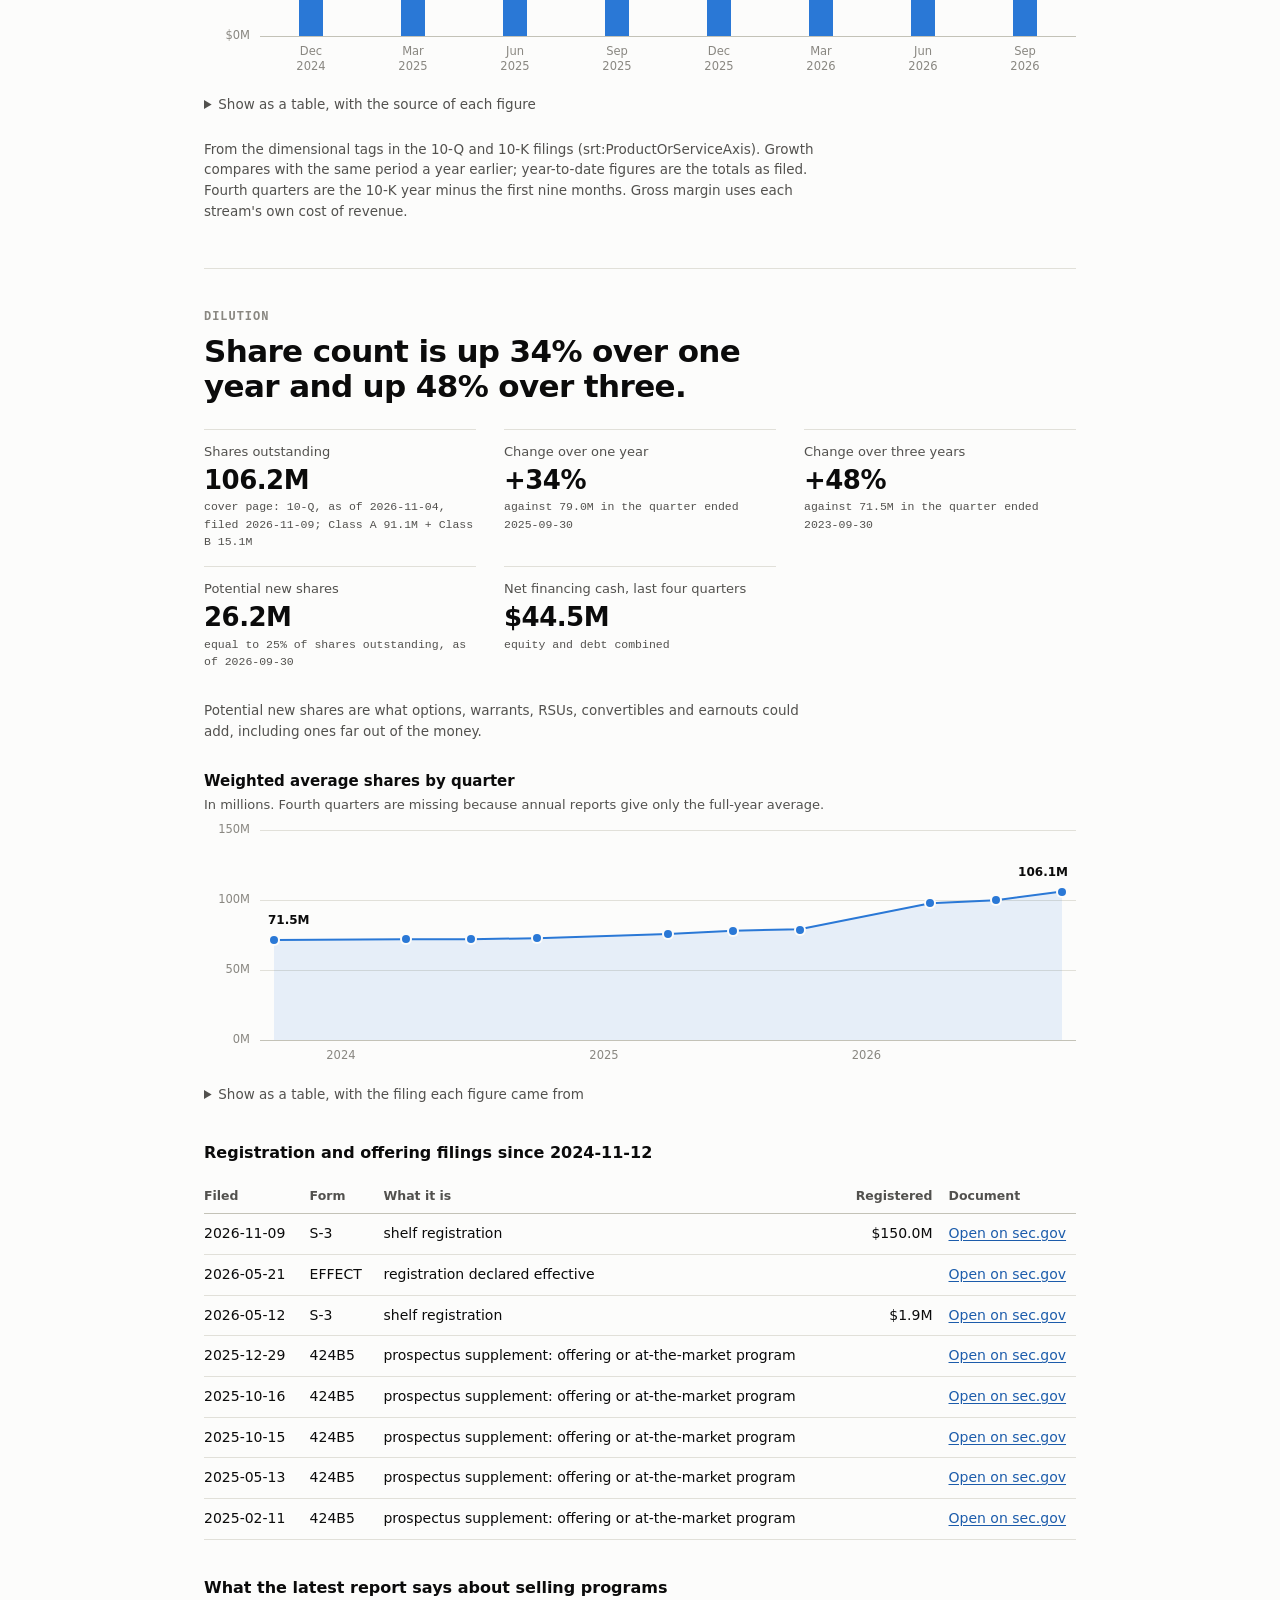
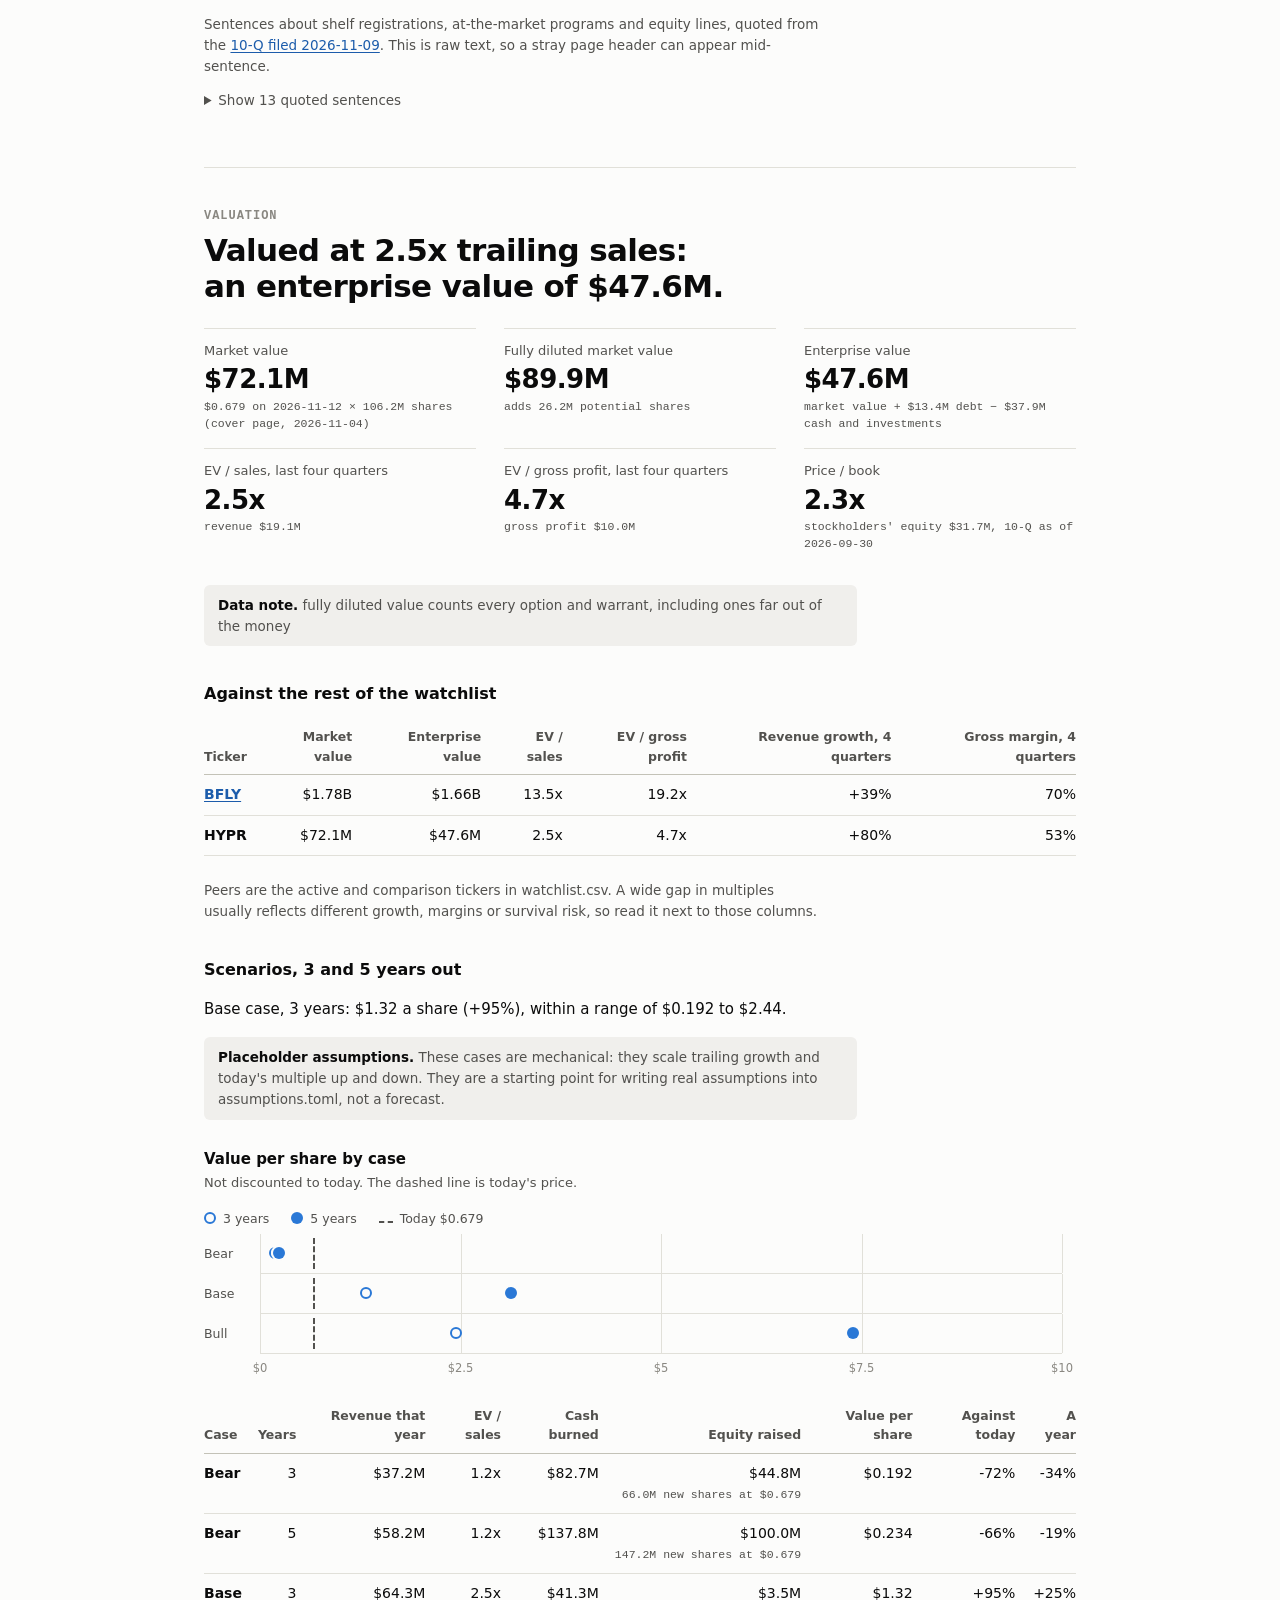
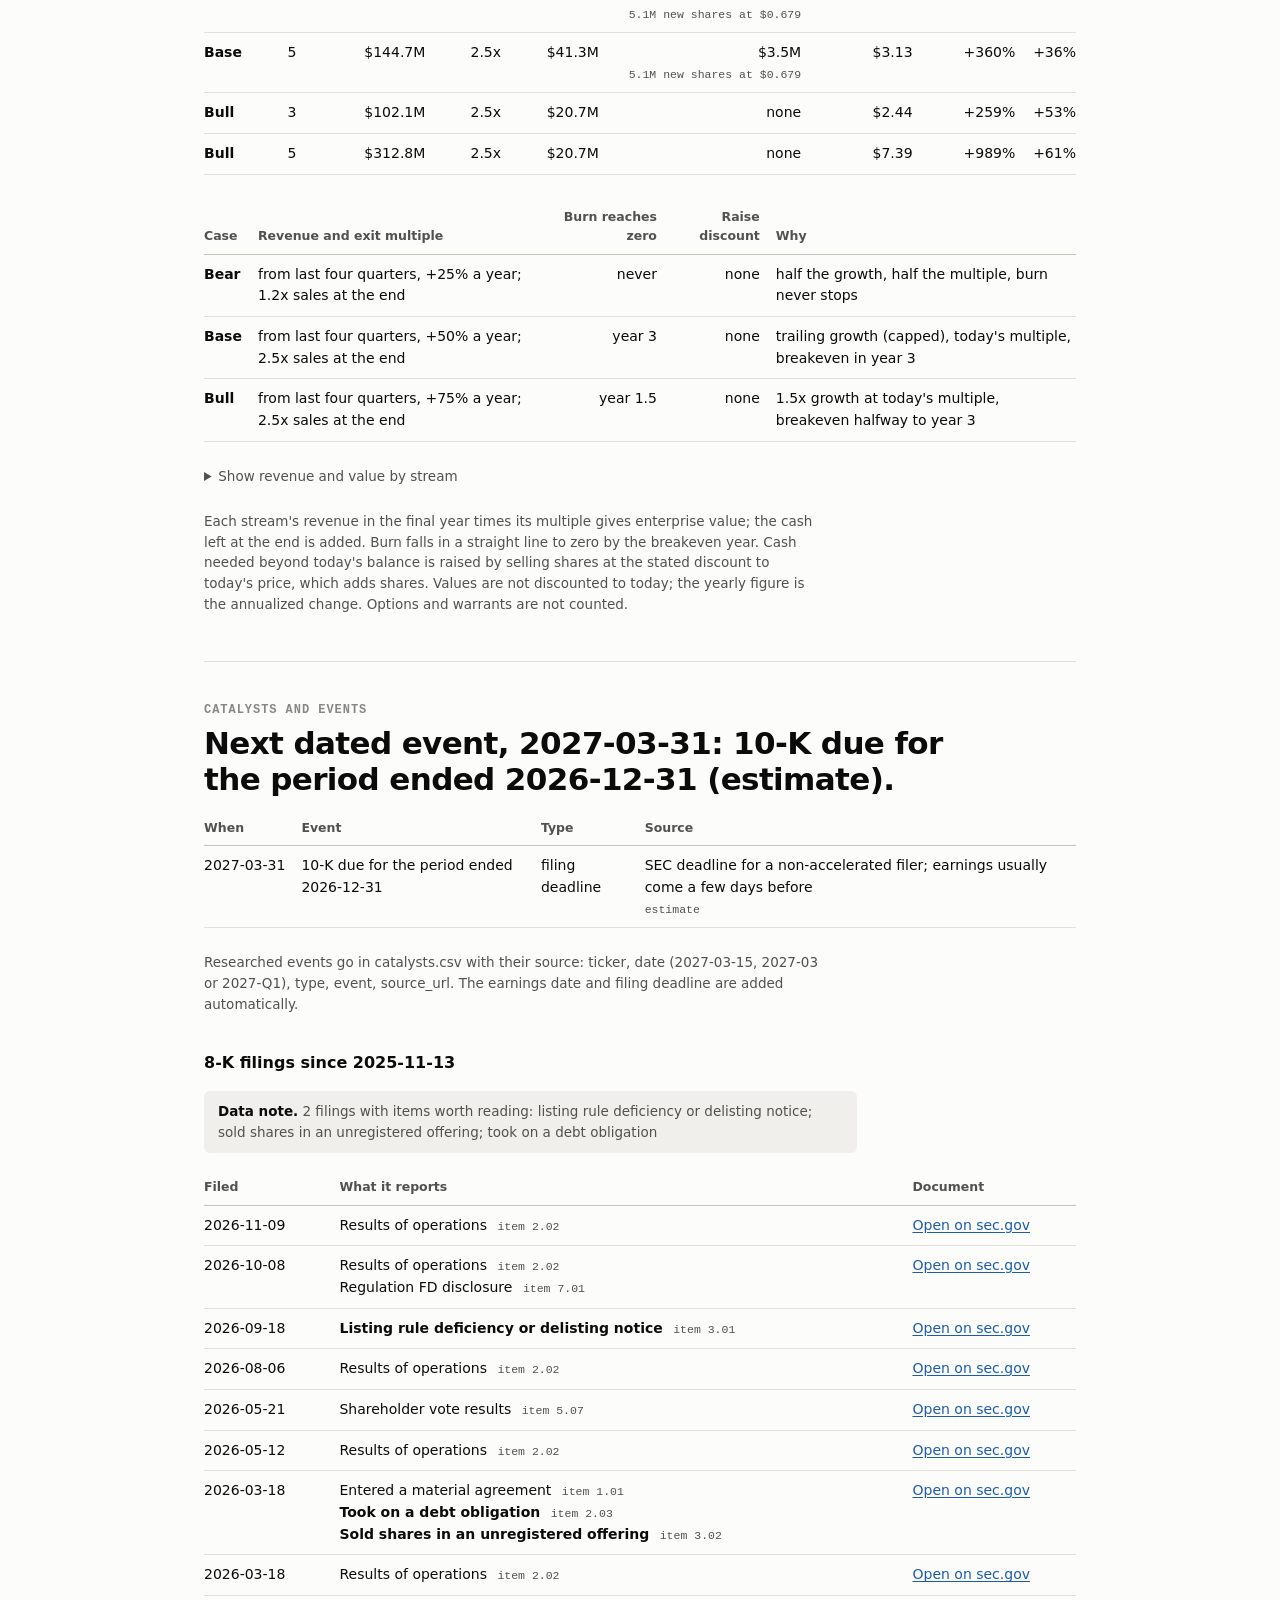
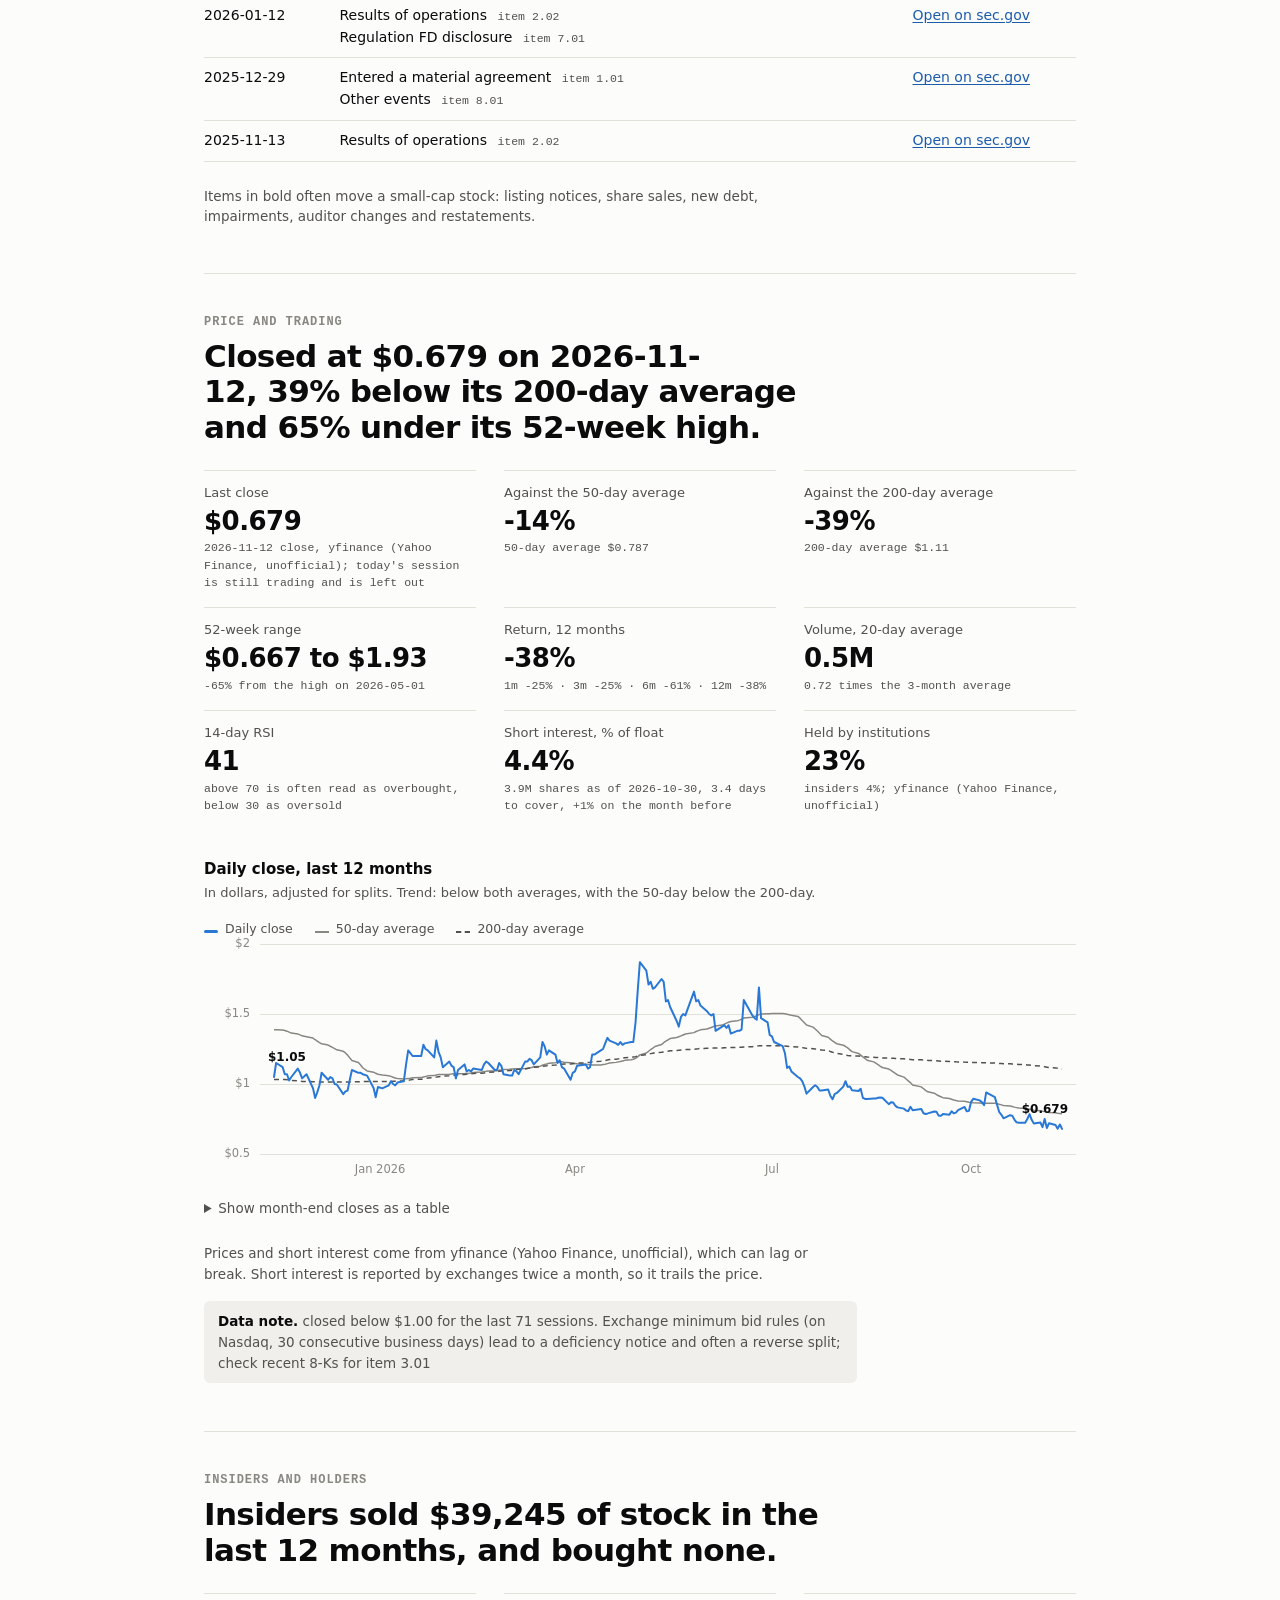
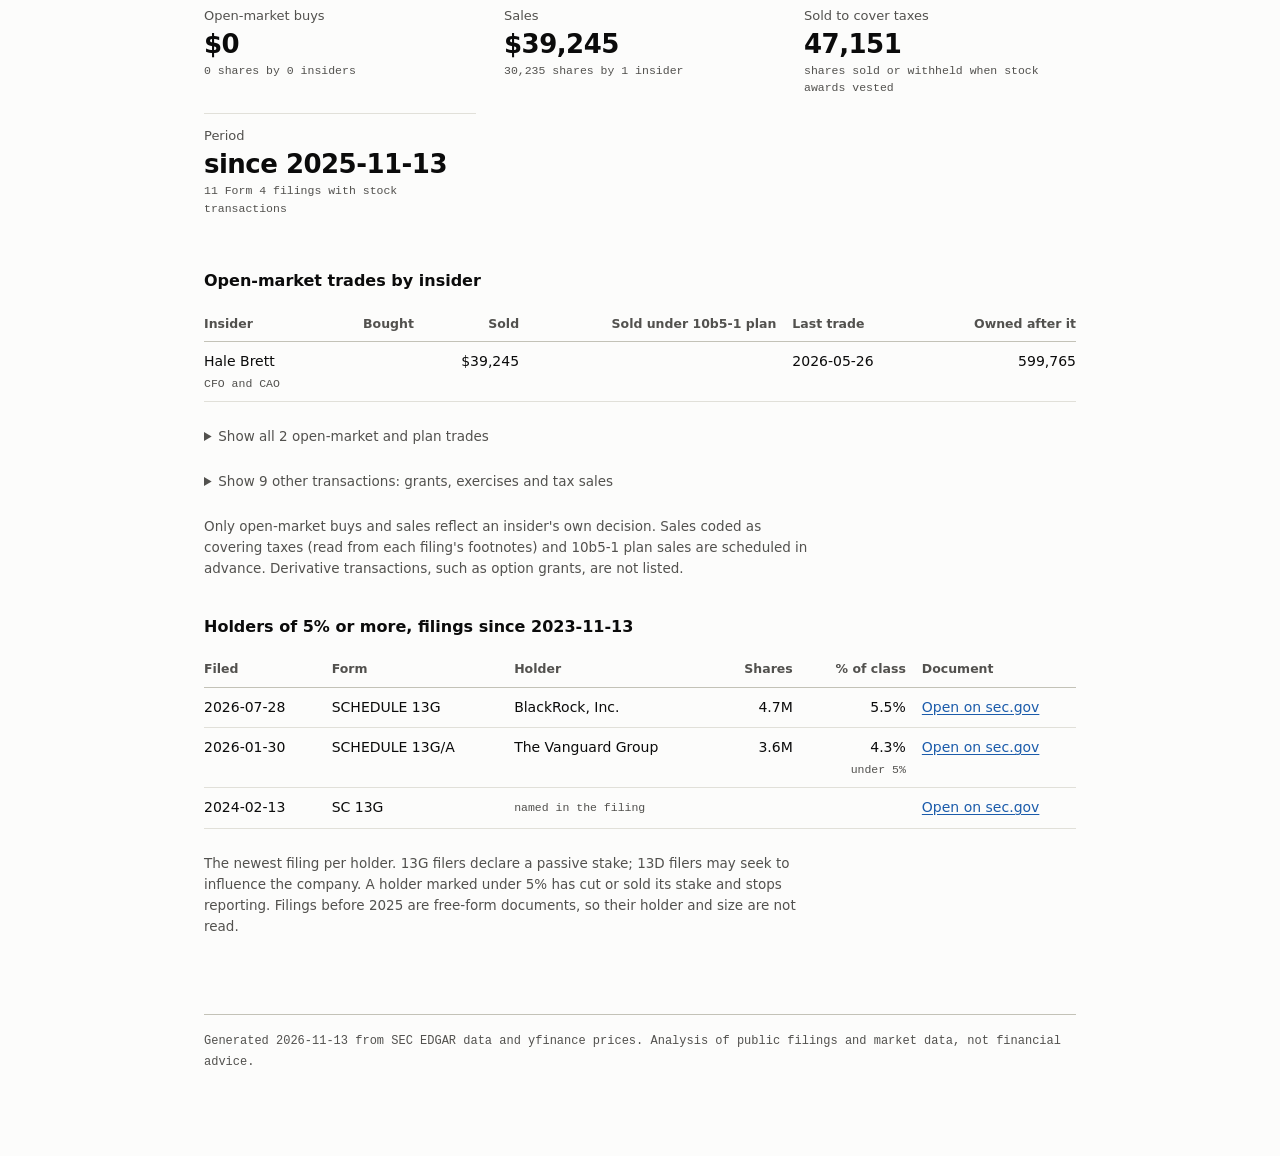
<file: reports/HYPR/2026-11-13.html>
<!doctype html>
<html lang="en">
<head>
<meta charset="utf-8">
<meta name="viewport" content="width=device-width, initial-scale=1">
<title>HYPR report, 2026-11-13</title>
<style>
/* Colour roles. Chart blues were checked with the dataviz palette validator in both modes. */
:root {
  color-scheme: light;
  --surface: #fcfcfb;
  --wash: #f0efec;
  --ink: #0b0b0b;
  --ink-2: #52514e;
  --muted: #898781;
  --grid: #e1e0d9;
  --axis: #c3c2b7;
  --series: #2a78d6;
  --series-pale: #86b6ef;
  /* Categorical slots for stacked series, in fixed order (validated together, both modes). */
  --cat-1: #2a78d6;
  --cat-2: #eb6834;
  --cat-3: #1baf7a;
  --link: #1c5cab;
  --sans: system-ui, -apple-system, "Segoe UI", sans-serif;
  --mono: ui-monospace, "Cascadia Mono", Consolas, "SF Mono", monospace;
}
@media (prefers-color-scheme: dark) {
  :root {
    color-scheme: dark;
    --surface: #1a1a19;
    --wash: #2c2c2a;
    --ink: #f0efec;
    --ink-2: #c3c2b7;
    --muted: #898781;
    --grid: #2c2c2a;
    --axis: #44443f;
    --series: #3987e5;
    --series-pale: #184f95;
    --cat-1: #3987e5;
    --cat-2: #d95926;
    --cat-3: #199e70;
    --link: #86b6ef;
  }
}

* { box-sizing: border-box; }
body {
  margin: 0;
  background: var(--surface);
  color: var(--ink);
  font: 15px/1.55 var(--sans);
  -webkit-text-size-adjust: 100%;
}
main { max-width: 920px; margin: 0 auto; padding: 40px 24px 80px; }
a { color: var(--link); text-underline-offset: 2px; }
a:focus-visible, [tabindex]:focus-visible {
  outline: 2px solid var(--series);
  outline-offset: 2px;
  border-radius: 2px;
}

/* Masthead: the ticker is the page's identity. */
.masthead {
  display: flex;
  flex-wrap: wrap;
  align-items: flex-end;
  justify-content: space-between;
  gap: 12px 24px;
  padding-bottom: 20px;
  border-bottom: 1px solid var(--axis);
}
.wordmark {
  margin: 0;
  font-size: clamp(46px, 10vw, 84px);
  line-height: 0.88;
  font-weight: 800;
  letter-spacing: -0.045em;
}
.company { margin: 10px 0 0; font-size: 18px; color: var(--ink-2); }
.meta { margin: 0; font: 12px/1.7 var(--mono); color: var(--ink-2); text-align: right; }

/* Section links: sticky so any section is one click away on a long page. */
.toc {
  position: sticky;
  top: 0;
  z-index: 5;
  display: flex;
  flex-wrap: wrap;
  gap: 2px 18px;
  margin: 0 -24px;
  padding: 10px 24px;
  background: var(--surface);
  border-bottom: 1px solid var(--grid);
  font-size: 13.5px;
}
.toc a { color: var(--ink-2); text-decoration: none; }
.toc a:hover { color: var(--ink); text-decoration: underline; }
.block { padding: 40px 0 8px; scroll-margin-top: 48px; }
.block + .block { border-top: 1px solid var(--grid); margin-top: 24px; }
.eyebrow {
  margin: 0 0 8px;
  font: 600 12px/1.4 var(--mono);
  letter-spacing: 0.08em;
  text-transform: uppercase;
  color: var(--muted);
}
h2 {
  margin: 0 0 10px;
  max-width: 26em;
  font-size: clamp(23px, 3.6vw, 31px);
  line-height: 1.15;
  font-weight: 700;
  letter-spacing: -0.02em;
  text-wrap: balance;
}
h3 { margin: 36px 0 10px; font-size: 16px; font-weight: 650; }
.lede { margin: 0 0 8px; max-width: 68ch; color: var(--ink-2); }
.small { font-size: 13.5px; color: var(--ink-2); max-width: 72ch; }

/* Figures with their source underneath. */
.stats {
  display: grid;
  grid-template-columns: repeat(auto-fit, minmax(200px, 1fr));
  gap: 0 28px;
  margin: 24px 0 8px;
}
.stat { padding: 12px 0 16px; border-top: 1px solid var(--grid); }
.stat dt { font-size: 13px; color: var(--ink-2); }
.stat dd { margin: 2px 0 0; }
.stat .value { display: block; font-size: 26px; line-height: 1.25; font-weight: 650; letter-spacing: -0.02em; }
.src { display: block; margin-top: 2px; font: 11.5px/1.5 var(--mono); color: var(--ink-2); }

.tag { margin-left: 6px; font: 11.5px/1.5 var(--mono); color: var(--ink-2); white-space: nowrap; }

.note {
  margin: 16px 0;
  padding: 10px 14px;
  max-width: 76ch;
  border-radius: 6px;
  background: var(--wash);
  font-size: 13.5px;
  color: var(--ink-2);
}
.note strong { color: var(--ink); font-weight: 650; }

/* Tables */
.table-wrap { overflow-x: auto; margin: 12px 0 24px; }
table { width: 100%; border-collapse: collapse; font-size: 14px; }
th {
  padding: 8px 16px 8px 0;
  border-bottom: 1px solid var(--axis);
  font-size: 12.5px;
  font-weight: 600;
  color: var(--ink-2);
  text-align: left;
  vertical-align: bottom;
}
td { padding: 9px 16px 9px 0; border-bottom: 1px solid var(--grid); vertical-align: top; }
th:last-child, td:last-child { padding-right: 0; }
.num { text-align: right; font-variant-numeric: tabular-nums; white-space: nowrap; }
th.num { white-space: normal; }
td.ticker { font-weight: 700; }
td.date, td.form { white-space: nowrap; font-variant-numeric: tabular-nums; }
details { margin: 4px 0 24px; }
summary { cursor: pointer; font-size: 13.5px; color: var(--ink-2); }

.quotes { list-style: none; margin: 14px 0; padding: 0; max-width: 76ch; }
.quotes li {
  margin-bottom: 10px;
  padding: 2px 0 2px 16px;
  border-left: 2px solid var(--grid);
  font-size: 14.5px;
  color: var(--ink-2);
}

footer {
  margin-top: 56px;
  padding-top: 16px;
  border-top: 1px solid var(--axis);
  font: 12px/1.7 var(--mono);
  color: var(--ink-2);
}
footer p { margin: 0 0 4px; }

/* Charts */
.chart { margin: 28px 0 20px; }
.chart figcaption { margin-bottom: 14px; }
.chart figcaption strong { display: block; font-size: 15px; font-weight: 650; }
.chart figcaption span, .chart-foot { font-size: 13px; color: var(--ink-2); }
.chart-foot { margin: 8px 0 0; }
.plot { display: grid; grid-template-columns: 56px 1fr; height: 210px; }
.yaxis, .area { position: relative; }
.yaxis span {
  position: absolute;
  right: 10px;
  transform: translateY(-50%);
  font-size: 11.5px;
  font-variant-numeric: tabular-nums;
  white-space: nowrap;
  color: var(--muted);
}
.gridline { position: absolute; left: 0; right: 0; height: 1px; background: var(--grid); }
.gridline.zero { background: var(--axis); }

.cols { position: absolute; inset: 0; display: flex; }
.col { position: relative; flex: 1; min-width: 0; }
.bar {
  position: absolute;
  left: 50%;
  width: min(24px, 60%);
  transform: translateX(-50%);
  background: var(--series);
}
.bar.neg { border-radius: 0 0 4px 4px; }
.bar.pos { border-radius: 4px 4px 0 0; }
/* Value range: one track per case, marks on a shared horizontal axis. */
.chart.range .track { display: flex; align-items: center; height: 40px; }
.track-label { width: 56px; flex: none; font-size: 12.5px; color: var(--ink-2); }
.track-line { position: relative; flex: 1; height: 100%; margin-right: 14px; border-bottom: 1px solid var(--grid); }
.vgrid { position: absolute; top: 0; bottom: 0; width: 1px; background: var(--grid); }
.range-ref { position: absolute; top: 4px; bottom: 4px; width: 0; border-left: 2px dashed var(--ink-2); transform: translateX(-1px); }
.mark { position: absolute; top: 50%; width: 24px; height: 24px; transform: translate(-50%, -50%); border-radius: 50%; }
.mark::after {
  content: ""; position: absolute; left: 50%; top: 50%; width: 12px; height: 12px;
  transform: translate(-50%, -50%); border-radius: 50%; box-sizing: border-box;
}
.mark.disc::after { background: var(--series); box-shadow: 0 0 0 2px var(--surface); }
.mark.ring::after { background: var(--surface); border: 2.5px solid var(--series); }
.mark:hover::after, .mark:focus-visible::after { width: 15px; height: 15px; }
.range-axis { position: relative; height: 24px; margin: 0 14px 0 56px; }
.range-axis span { position: absolute; top: 6px; transform: translateX(-50%); font-size: 11.5px; color: var(--muted); }
.sw.mark-key { width: 12px; height: 12px; border-radius: 50%; vertical-align: -1px; }
.sw.mark-key.disc { background: var(--series); }
.sw.mark-key.ring { border: 2.5px solid var(--series); background: transparent; }

/* Stacked columns: categorical colours by series, a 2px surface gap between segments. */
.bar.seg { border-radius: 0; }
.bar.seg.topmost { border-radius: 4px 4px 0 0; }
.bar.seg:not(.lowest) { border-bottom: 2px solid var(--surface); }
.c1 { background: var(--cat-1); }
.c2 { background: var(--cat-2); }
.c3 { background: var(--cat-3); }
.col:hover .bar, .col:focus-visible .bar, .fill:hover, .fill:focus-visible { filter: brightness(1.14); }
.val {
  position: absolute;
  left: 50%;
  transform: translateX(-50%);
  font-size: 12px;
  font-weight: 600;
  white-space: nowrap;
}
.xaxis { display: flex; margin-left: 56px; padding-top: 8px; }
.xaxis span { flex: 1; min-width: 0; text-align: center; font-size: 11.5px; line-height: 1.3; color: var(--muted); }
.xaxis.dated { position: relative; display: block; height: 24px; margin: 0 14px 0 70px; }
.xaxis.dated span { position: absolute; top: 8px; transform: translateX(-50%); }

.area.line { margin: 0 14px; }
.area.line .gridline { left: -14px; right: -14px; }
.area.line svg { position: absolute; inset: 0; width: 100%; height: 100%; overflow: visible; }
.line-path {
  fill: none;
  stroke: var(--series);
  stroke-width: 2;
  stroke-linejoin: round;
  stroke-linecap: round;
  vector-effect: non-scaling-stroke;
}
.line-wash { fill: var(--series); opacity: 0.1; }
/* Reference lines are neutral so the series keeps the only colour; pattern tells them apart. */
.line-ref {
  fill: none;
  stroke: var(--ink-2);
  stroke-width: 1.5;
  stroke-linejoin: round;
  vector-effect: non-scaling-stroke;
}
.line-ref.dashed { stroke-dasharray: 5 4; }
.line-ref.solid { stroke: var(--muted); }
.sw.line { height: 3px; border-radius: 2px; background: var(--series); }
.sw.ref { height: 0; border-radius: 0; }
.sw.ref.dashed { border-top: 2px dashed var(--ink-2); }
.sw.ref.solid { border-top: 2px solid var(--muted); }
/* Dense lines: each point owns a vertical strip; hovering it shows a marker. */
.slice { position: absolute; top: 0; bottom: 0; }
.slice i { position: absolute; display: none; width: 10px; height: 10px; margin: -5px 0 0 -5px;
  border-radius: 50%; background: var(--series); box-shadow: 0 0 0 2px var(--surface); }
.slice:hover i { display: block; }
.slice:hover::before { content: ""; position: absolute; top: 0; bottom: 0; left: 50%; width: 1px; background: var(--axis); }
.dot { position: absolute; width: 24px; height: 24px; transform: translate(-50%, -50%); border-radius: 50%; }
.dot::after {
  content: "";
  position: absolute;
  inset: 8px;
  border-radius: 50%;
  background: var(--series);
  box-shadow: 0 0 0 2px var(--surface);
}
.dot:hover::after, .dot:focus-visible::after { inset: 6px; }
.pt-label { position: absolute; transform: translateY(-100%); font-size: 12px; font-weight: 600; white-space: nowrap; }
.pt-label.first { left: -6px; }
.pt-label.last { right: -6px; }

/* Runway strip */
.legend { display: flex; flex-wrap: wrap; gap: 4px 22px; margin-bottom: 6px; font-size: 12.5px; color: var(--ink-2); }
.sw { display: inline-block; width: 14px; height: 8px; margin-right: 7px; border-radius: 2px; }
.sw.solid, .fill.solid { background: var(--series); }
.sw.pale, .fill.pale { background: var(--series-pale); }
.strip-body { position: relative; padding-top: 24px; --name-w: 0px; }
.strip-body.named { --name-w: 68px; }
.strip-grid { position: absolute; top: 0; bottom: 22px; left: var(--name-w); right: 0; }
.strip-grid i { position: absolute; top: 24px; bottom: 0; width: 1px; background: var(--grid); }
.strip-grid i.today { top: 0; background: var(--axis); }
.strip-grid i.today span {
  position: absolute;
  top: -2px;
  left: 6px;
  font-size: 11.5px;
  font-style: normal;
  color: var(--ink-2);
}
.strip-row {
  position: relative;
  display: grid;
  grid-template-columns: var(--name-w) 1fr;
  align-items: end;
  padding: 10px 0;
}
.strip-name { font-size: 15px; font-weight: 700; line-height: 14px; }
.strip-text { margin: 0 0 6px; font-size: 14px; }
.strip-text span { padding-right: 8px; background: var(--surface); }
.track { position: relative; height: 12px; }
.fill { position: absolute; top: 0; bottom: 0; }
.fill.end { border-radius: 0 4px 4px 0; }
.strip-axis { position: relative; height: 22px; margin-left: var(--name-w); border-top: 1px solid var(--axis); }
.strip-axis span { position: absolute; top: 5px; transform: translateX(-50%); font-size: 11.5px; color: var(--muted); }

/* Hover readout: value first, then what it is, then where it came from. */
.tip {
  position: fixed;
  z-index: 10;
  max-width: 260px;
  padding: 8px 11px;
  border-radius: 6px;
  background: var(--ink);
  color: var(--surface);
  font-size: 12.5px;
  line-height: 1.4;
  pointer-events: none;
  box-shadow: 0 4px 14px rgba(0, 0, 0, 0.18);
}
.tip[hidden] { display: none; }
.tip-value { font-size: 15px; font-weight: 650; }
.tip-detail { margin-top: 2px; font: 11px/1.4 var(--mono); opacity: 0.75; }

@media (max-width: 560px) {
  main { padding: 28px 16px 64px; }
  .toc { margin: 0 -16px; padding: 8px 16px; gap: 2px 14px; }
  .meta { text-align: left; }
  .plot { grid-template-columns: 46px 1fr; }
  .xaxis { margin-left: 46px; }
  .xaxis.dated { margin-left: 60px; }
  .strip-body.named { --name-w: 54px; }
}
@media print {
  .tip { display: none; }
  details > *:not(summary) { display: block; }
}
</style>
</head>
<body>
<main>
<header class="masthead"><div><h1 class="wordmark">HYPR</h1><p class="company">Hyperfine</p></div><p class="meta">SEC filings as of 2026-11-13<br><a href="../index.html">Watchlist summary</a></p></header>
<nav class="toc" aria-label="Sections"><a href="#runway">Runway</a><a href="#revenue">Revenue</a><a href="#dilution">Dilution</a><a href="#valuation">Valuation</a><a href="#catalysts">Catalysts</a><a href="#price">Price</a><a href="#ownership">Insiders</a></nav>
<section class="block" id="runway"><p class="eyebrow">Cash runway</p><h2>Cash lasts 16 to 19 months, running out between Feb 2028 and Apr 2028.</h2><p class="lede">Starting from $37.9M on 2026-09-30: 19 months at last quarter&#x27;s burn of $6.1M, and 16 months at the four-quarter average of $6.9M a quarter.</p><figure class="chart strip"><div class="legend"><span><i class="sw solid"></i>Cash lasts at both recent burn rates</span><span><i class="sw pale"></i>Only at the lower burn rate</span></div><div class="strip-body"><div class="strip-grid"><i style="left:8.49%"></i><i style="left:41.79%"></i><i style="left:75.18%"></i><i class="today" style="left:4.01%"><span>today</span></i></div><div class="strip-row"><div class="strip-name"></div><div class="strip-main"><div class="track"><span class="fill solid" style="left:0.00%;width:45.80%" tabindex="0" data-tip="Cash lasts at both burn rates|to Feb 2028|"></span><span class="fill pale end" style="left:calc(45.80% + 2px);width:calc(6.02% - 2px)" tabindex="0" data-tip="Only at the lower burn rate|to Apr 2028|"></span></div></div></div><div class="strip-axis"><span style="left:8.49%">2027</span><span style="left:41.79%">2028</span><span style="left:75.18%">2029</span></div></div><p class="chart-foot">Timeline starts at the balance sheet date, 2026-09-30, and shows 3 years.</p></figure><dl class="stats"><div class="stat"><dt>Cash and short-term investments</dt><dd><span class="value">$37.9M</span><span class="src">10-Q, as of 2026-09-30, filed 2026-11-09</span></dd></div><div class="stat"><dt>Operating cash burn, last quarter</dt><dd><span class="value">$6.1M</span><span class="src">10-Q, quarter ended 2026-09-30, filed 2026-11-09</span></dd></div><div class="stat"><dt>Operating cash burn, four-quarter average</dt><dd><span class="value">$6.9M</span><span class="src">average of the four quarters charted below</span></dd></div><div class="stat"><dt>Debt, carrying value</dt><dd><span class="value">$13.4M</span><span class="src">LongTermDebt: 10-Q, as of 2026-09-30, filed 2026-11-09</span></dd></div><div class="stat"><dt>Cash and investments minus debt</dt><dd><span class="value">$24.5M</span><span class="src">leases not counted as debt</span></dd></div></dl><p class="small">Runway is cash and short-term investments divided by operating cash burn. Capital spending, debt repayments and long-term investments are not included.</p><figure class="chart"><figcaption><strong>Operating cash flow by quarter</strong><span>In $ millions. Below the line means cash was used. Check for one-off quarters before trusting the average.</span></figcaption><div class="plot"><div class="yaxis"><span style="top:100.00%">-$15M</span><span style="top:66.67%">-$10M</span><span style="top:33.33%">-$5M</span><span style="top:0.00%">$0M</span></div><div class="area"><i class="gridline" style="top:100.00%"></i><i class="gridline" style="top:66.67%"></i><i class="gridline" style="top:33.33%"></i><i class="gridline zero" style="top:0.00%"></i><div class="cols"><div class="col" tabindex="0" data-tip="Quarter ended 2024-12-31|-$8.4M|10-K filed 2026-03-18"><b class="bar neg" style="top:0.00%;height:55.71%"></b></div><div class="col" tabindex="0" data-tip="Quarter ended 2025-03-31|-$9.2M|10-Q filed 2026-05-12"><b class="bar neg" style="top:0.00%;height:61.66%"></b><span class="val" style="top:calc(61.66% + 4px)">-$9.2M</span></div><div class="col" tabindex="0" data-tip="Quarter ended 2025-06-30|-$7.9M|10-Q filed 2026-08-06"><b class="bar neg" style="top:0.00%;height:52.73%"></b></div><div class="col" tabindex="0" data-tip="Quarter ended 2025-09-30|-$5.6M|10-Q filed 2026-11-09"><b class="bar neg" style="top:0.00%;height:37.21%"></b></div><div class="col" tabindex="0" data-tip="Quarter ended 2025-12-31|-$5.2M|10-K filed 2026-03-18"><b class="bar neg" style="top:0.00%;height:34.71%"></b></div><div class="col" tabindex="0" data-tip="Quarter ended 2026-03-31|-$9.0M|10-Q filed 2026-05-12"><b class="bar neg" style="top:0.00%;height:60.05%"></b></div><div class="col" tabindex="0" data-tip="Quarter ended 2026-06-30|-$7.3M|10-Q filed 2026-08-06"><b class="bar neg" style="top:0.00%;height:48.45%"></b></div><div class="col" tabindex="0" data-tip="Quarter ended 2026-09-30|-$6.1M|10-Q filed 2026-11-09"><b class="bar neg" style="top:0.00%;height:40.55%"></b><span class="val" style="top:calc(40.55% + 4px)">-$6.1M</span></div></div></div></div><div class="xaxis"><span>Dec<br>2024</span><span>Mar<br>2025</span><span>Jun<br>2025</span><span>Sep<br>2025</span><span>Dec<br>2025</span><span>Mar<br>2026</span><span>Jun<br>2026</span><span>Sep<br>2026</span></div></figure><details><summary>Show as a table, with the filing each figure came from</summary><div class="table-wrap"><table><thead><tr><th class="date">Quarter ended</th><th class="num">Operating cash flow</th><th class="">Reported in</th></tr></thead><tbody><tr><td class="date">2026-09-30</td><td class="num">-$6.1M</td><td class="">10-Q filed 2026-11-09</td></tr><tr><td class="date">2026-06-30</td><td class="num">-$7.3M</td><td class="">10-Q filed 2026-08-06</td></tr><tr><td class="date">2026-03-31</td><td class="num">-$9.0M</td><td class="">10-Q filed 2026-05-12</td></tr><tr><td class="date">2025-12-31</td><td class="num">-$5.2M</td><td class="">10-K filed 2026-03-18</td></tr><tr><td class="date">2025-09-30</td><td class="num">-$5.6M</td><td class="">10-Q filed 2026-11-09</td></tr><tr><td class="date">2025-06-30</td><td class="num">-$7.9M</td><td class="">10-Q filed 2026-08-06</td></tr><tr><td class="date">2025-03-31</td><td class="num">-$9.2M</td><td class="">10-Q filed 2026-05-12</td></tr><tr><td class="date">2024-12-31</td><td class="num">-$8.4M</td><td class="">10-K filed 2026-03-18</td></tr></tbody></table></div></details></section>
<section class="block" id="revenue"><p class="eyebrow">Revenue and margins</p><h2>Revenue grew 80% over the last four quarters, at a 53% gross margin.</h2><dl class="stats"><div class="stat"><dt>Revenue, last quarter</dt><dd><span class="value">$6.0M</span><span class="src">10-Q, quarter ended 2026-09-30, filed 2026-11-09</span></dd></div><div class="stat"><dt>Revenue, last four quarters</dt><dd><span class="value">$19.1M</span><span class="src">four quarters ended 2026-09-30</span></dd></div><div class="stat"><dt>Growth, last four quarters</dt><dd><span class="value">+80%</span><span class="src">against $10.6M in the four quarters before</span></dd></div><div class="stat"><dt>Growth, last quarter</dt><dd><span class="value">+73%</span><span class="src">against $3.4M in the quarter ended 2025-09-30</span></dd></div><div class="stat"><dt>Gross margin, last quarter</dt><dd><span class="value">56.7%</span><span class="src">gross profit $3.4M</span></dd></div><div class="stat"><dt>Gross margin, last four quarters</dt><dd><span class="value">52.6%</span><span class="src">gross profit $10.0M</span></dd></div><div class="stat"><dt>Operating expenses, last quarter</dt><dd><span class="value">$10.6M</span><span class="src">-1% against a year earlier</span></dd></div><div class="stat"><dt>Net income, last quarter</dt><dd><span class="value">-$6.0M</span><span class="src">10-Q, quarter ended 2026-09-30, filed 2026-11-09</span></dd></div></dl><p class="small">Fourth quarters come from the 10-K: the full-year total minus the first three quarters. Growth compares the latest four quarters with the four before them, which smooths out lumpy device orders.</p><figure class="chart"><figcaption><strong>Revenue by quarter</strong><span>In $ millions.</span></figcaption><div class="plot"><div class="yaxis"><span style="top:100.00%">$0M</span><span style="top:75.00%">$2M</span><span style="top:50.00%">$4M</span><span style="top:25.00%">$6M</span><span style="top:0.00%">$8M</span></div><div class="area"><i class="gridline zero" style="top:100.00%"></i><i class="gridline" style="top:75.00%"></i><i class="gridline" style="top:50.00%"></i><i class="gridline" style="top:25.00%"></i><i class="gridline" style="top:0.00%"></i><div class="cols"><div class="col" tabindex="0" data-tip="Quarter ended 2024-12-31|$2.3M|10-K filed 2026-03-18"><b class="bar pos" style="top:70.99%;height:29.01%"></b><span class="val" style="bottom:calc(29.01% + 4px)">$2.3M</span></div><div class="col" tabindex="0" data-tip="Quarter ended 2025-03-31|$2.1M|10-Q filed 2026-05-12"><b class="bar pos" style="top:73.29%;height:26.71%"></b></div><div class="col" tabindex="0" data-tip="Quarter ended 2025-06-30|$2.7M|10-Q filed 2026-08-06"><b class="bar pos" style="top:66.30%;height:33.70%"></b></div><div class="col" tabindex="0" data-tip="Quarter ended 2025-09-30|$3.4M|10-Q filed 2026-11-09"><b class="bar pos" style="top:57.04%;height:42.96%"></b></div><div class="col" tabindex="0" data-tip="Quarter ended 2025-12-31|$5.3M|10-K filed 2026-03-18"><b class="bar pos" style="top:33.84%;height:66.16%"></b></div><div class="col" tabindex="0" data-tip="Quarter ended 2026-03-31|$3.9M|10-Q filed 2026-05-12"><b class="bar pos" style="top:51.21%;height:48.79%"></b></div><div class="col" tabindex="0" data-tip="Quarter ended 2026-06-30|$3.9M|10-Q filed 2026-08-06"><b class="bar pos" style="top:51.20%;height:48.80%"></b></div><div class="col" tabindex="0" data-tip="Quarter ended 2026-09-30|$6.0M|10-Q filed 2026-11-09"><b class="bar pos" style="top:25.50%;height:74.50%"></b><span class="val" style="bottom:calc(74.50% + 4px)">$6.0M</span></div></div></div></div><div class="xaxis"><span>Dec<br>2024</span><span>Mar<br>2025</span><span>Jun<br>2025</span><span>Sep<br>2025</span><span>Dec<br>2025</span><span>Mar<br>2026</span><span>Jun<br>2026</span><span>Sep<br>2026</span></div></figure><figure class="chart"><figcaption><strong>Gross margin by quarter</strong><span>Gross profit as a share of revenue. A sudden drop is usually a one-off charge, such as an inventory write-down.</span></figcaption><div class="plot"><div class="yaxis"><span style="top:100.00%">0%</span><span style="top:75.00%">20%</span><span style="top:50.00%">40%</span><span style="top:25.00%">60%</span><span style="top:0.00%">80%</span></div><div class="area line"><i class="gridline zero" style="top:100.00%"></i><i class="gridline" style="top:75.00%"></i><i class="gridline" style="top:50.00%"></i><i class="gridline" style="top:25.00%"></i><i class="gridline" style="top:0.00%"></i><svg viewBox="0 0 100 100" preserveAspectRatio="none" aria-hidden="true"><polygon class="line-wash" points="0.00,55.51 14.11,48.35 28.37,38.43 42.79,32.79 57.21,36.38 71.32,36.62 85.58,36.60 100.00,29.07 100.00,100 0.00,100"/><polyline class="line-path" points="0.00,55.51 14.11,48.35 28.37,38.43 42.79,32.79 57.21,36.38 71.32,36.62 85.58,36.60 100.00,29.07"/></svg><span class="dot" style="left:0.00%;top:55.51%" tabindex="0" data-tip="Quarter ended 2024-12-31|35.6%|gross profit / revenue"></span><span class="dot" style="left:14.11%;top:48.35%" tabindex="0" data-tip="Quarter ended 2025-03-31|41.3%|gross profit / revenue"></span><span class="dot" style="left:28.37%;top:38.43%" tabindex="0" data-tip="Quarter ended 2025-06-30|49.3%|gross profit / revenue"></span><span class="dot" style="left:42.79%;top:32.79%" tabindex="0" data-tip="Quarter ended 2025-09-30|53.8%|gross profit / revenue"></span><span class="dot" style="left:57.21%;top:36.38%" tabindex="0" data-tip="Quarter ended 2025-12-31|50.9%|gross profit / revenue"></span><span class="dot" style="left:71.32%;top:36.62%" tabindex="0" data-tip="Quarter ended 2026-03-31|50.7%|gross profit / revenue"></span><span class="dot" style="left:85.58%;top:36.60%" tabindex="0" data-tip="Quarter ended 2026-06-30|50.7%|gross profit / revenue"></span><span class="dot" style="left:100.00%;top:29.07%" tabindex="0" data-tip="Quarter ended 2026-09-30|56.7%|gross profit / revenue"></span><span class="pt-label last" style="top:calc(29.07% - 10px)">56.7%</span><span class="pt-label first" style="top:calc(55.51% - 10px)">35.6%</span></div></div><div class="xaxis dated"><span style="left:0.16%">2025</span><span style="left:57.37%">2026</span></div></figure><details><summary>Show as a table, with the source of each figure</summary><div class="table-wrap"><table><thead><tr><th class="date">Quarter ended</th><th class="num">Revenue</th><th class="num">Gross profit</th><th class="num">Gross margin</th><th class="num">Operating expenses</th><th class="num">Net income</th><th class="">Reported in</th></tr></thead><tbody><tr><td class="date">2026-09-30</td><td class="num">$6.0M</td><td class="num">$3.4M</td><td class="num">56.7%</td><td class="num">$10.6M</td><td class="num">-$6.0M</td><td class="">10-Q, quarter ended 2026-09-30, filed 2026-11-09</td></tr><tr><td class="date">2026-06-30</td><td class="num">$3.9M</td><td class="num">$2.0M</td><td class="num">50.7%</td><td class="num">$10.4M</td><td class="num">-$9.3M</td><td class="">10-Q, quarter ended 2026-06-30, filed 2026-08-06</td></tr><tr><td class="date">2026-03-31</td><td class="num">$3.9M</td><td class="num">$2.0M</td><td class="num">50.7%</td><td class="num">$10.5M</td><td class="num">-$8.6M</td><td class="">10-Q, quarter ended 2026-03-31, filed 2026-05-12</td></tr><tr><td class="date">2025-12-31</td><td class="num">$5.3M</td><td class="num">$2.7M</td><td class="num">50.9%</td><td class="num">$10.4M</td><td class="num">-$5.9M</td><td class="">10-K filed 2026-03-18: 12-month total minus the earlier quarters</td></tr><tr><td class="date">2025-09-30</td><td class="num">$3.4M</td><td class="num">$1.8M</td><td class="num">53.8%</td><td class="num">$10.8M</td><td class="num">-$11.0M</td><td class="">10-Q, quarter ended 2025-09-30, filed 2026-11-09</td></tr><tr><td class="date">2025-06-30</td><td class="num">$2.7M</td><td class="num">$1.3M</td><td class="num">49.3%</td><td class="num">$10.9M</td><td class="num">-$9.2M</td><td class="">10-Q, quarter ended 2025-06-30, filed 2026-08-06</td></tr><tr><td class="date">2025-03-31</td><td class="num">$2.1M</td><td class="num">$0.9M</td><td class="num">41.3%</td><td class="num">$11.8M</td><td class="num">-$9.4M</td><td class="">10-Q, quarter ended 2025-03-31, filed 2026-05-12</td></tr><tr><td class="date">2024-12-31</td><td class="num">$2.3M</td><td class="num">$0.8M</td><td class="num">35.6%</td><td class="num">$11.6M</td><td class="num">-$10.4M</td><td class="">10-K filed 2026-03-18: 12-month total minus the earlier quarters</td></tr></tbody></table></div></details><h3>Revenue by product and service</h3><p>Quarter ended 2026-09-30 against a year earlier: Product +81% (88% of revenue), Service +31% (12% of revenue).</p><div class="table-wrap"><table><thead><tr><th class="">Stream</th><th class="num">Last quarter</th><th class="num">Share</th><th class="num">Growth, quarter</th><th class="num">Growth, first 9 months</th><th class="num">Last four quarters</th><th class="num">Growth, four quarters</th><th class="num">Gross margin, quarter</th></tr></thead><tbody><tr><td class="">Product</td><td class="num">$5.2M</td><td class="num">88%</td><td class="num">+81%</td><td class="num">+78%</td><td class="num">$16.5M</td><td class="num">+100%</td><td class="num">56.3%</td></tr><tr><td class="">Service</td><td class="num">$0.7M</td><td class="num">12%</td><td class="num">+31%</td><td class="num">+21%</td><td class="num">$2.5M</td><td class="num">+10%</td><td class="num">59.8%</td></tr></tbody></table></div><figure class="chart"><figcaption><strong>Revenue by product and service, by quarter</strong><span>In $ millions. The first stream in the legend sits at the bottom.</span></figcaption><div class="legend"><span><i class="sw c1"></i>Product</span><span><i class="sw c2"></i>Service</span></div><div class="plot"><div class="yaxis"><span style="top:100.00%">$0M</span><span style="top:75.00%">$2M</span><span style="top:50.00%">$4M</span><span style="top:25.00%">$6M</span><span style="top:0.00%">$8M</span></div><div class="area"><i class="gridline zero" style="top:100.00%"></i><i class="gridline" style="top:75.00%"></i><i class="gridline" style="top:50.00%"></i><i class="gridline" style="top:25.00%"></i><i class="gridline" style="top:0.00%"></i><div class="cols"><div class="col" tabindex="0" data-tip="Quarter ended 2024-12-31|$2.3M in total|Product $1.7M · Service $0.6M"><b class="bar seg c2 topmost" style="top:70.99%;height:7.22%"></b><b class="bar seg c1 lowest" style="top:78.21%;height:21.79%"></b><span class="val" style="bottom:calc(29.01% + 4px)">$2.3M</span></div><div class="col" tabindex="0" data-tip="Quarter ended 2025-03-31|$2.1M in total|Product $1.5M · Service $0.6M"><b class="bar seg c2 topmost" style="top:73.29%;height:7.69%"></b><b class="bar seg c1 lowest" style="top:80.97%;height:19.03%"></b></div><div class="col" tabindex="0" data-tip="Quarter ended 2025-06-30|$2.7M in total|Product $2.1M · Service $0.6M"><b class="bar seg c2 topmost" style="top:66.30%;height:7.10%"></b><b class="bar seg c1 lowest" style="top:73.40%;height:26.60%"></b></div><div class="col" tabindex="0" data-tip="Quarter ended 2025-09-30|$3.4M in total|Product $2.9M · Service $0.5M"><b class="bar seg c2 topmost" style="top:57.04%;height:6.83%"></b><b class="bar seg c1 lowest" style="top:63.86%;height:36.14%"></b></div><div class="col" tabindex="0" data-tip="Quarter ended 2025-12-31|$5.3M in total|Product $4.9M · Service $0.4M"><b class="bar seg c2 topmost" style="top:33.84%;height:5.45%"></b><b class="bar seg c1 lowest" style="top:39.29%;height:60.71%"></b></div><div class="col" tabindex="0" data-tip="Quarter ended 2026-03-31|$3.9M in total|Product $3.3M · Service $0.6M"><b class="bar seg c2 topmost" style="top:51.21%;height:8.08%"></b><b class="bar seg c1 lowest" style="top:59.29%;height:40.71%"></b></div><div class="col" tabindex="0" data-tip="Quarter ended 2026-06-30|$3.9M in total|Product $3.2M · Service $0.7M"><b class="bar seg c2 topmost" style="top:51.20%;height:9.17%"></b><b class="bar seg c1 lowest" style="top:60.38%;height:39.62%"></b></div><div class="col" tabindex="0" data-tip="Quarter ended 2026-09-30|$6.0M in total|Product $5.2M · Service $0.7M"><b class="bar seg c2 topmost" style="top:25.50%;height:8.96%"></b><b class="bar seg c1 lowest" style="top:34.46%;height:65.54%"></b><span class="val" style="bottom:calc(74.50% + 4px)">$6.0M</span></div></div></div></div><div class="xaxis"><span>Dec<br>2024</span><span>Mar<br>2025</span><span>Jun<br>2025</span><span>Sep<br>2025</span><span>Dec<br>2025</span><span>Mar<br>2026</span><span>Jun<br>2026</span><span>Sep<br>2026</span></div></figure><details><summary>Show as a table, with the source of each figure</summary><div class="table-wrap"><table><thead><tr><th class="date">Quarter ended</th><th class="num">Product</th><th class="num">Service</th><th class="">Reported in</th></tr></thead><tbody><tr><td class="date">2026-09-30</td><td class="num">$5.2M</td><td class="num">$0.7M</td><td class="">10-Q, quarter ended 2026-09-30, filed 2026-11-09</td></tr><tr><td class="date">2026-06-30</td><td class="num">$3.2M</td><td class="num">$0.7M</td><td class="">10-Q, quarter ended 2026-06-30, filed 2026-08-06</td></tr><tr><td class="date">2026-03-31</td><td class="num">$3.3M</td><td class="num">$0.6M</td><td class="">10-Q, quarter ended 2026-03-31, filed 2026-05-12</td></tr><tr><td class="date">2025-12-31</td><td class="num">$4.9M</td><td class="num">$0.4M</td><td class="">10-K filed 2026-03-18: 12-month total minus the earlier quarters</td></tr><tr><td class="date">2025-09-30</td><td class="num">$2.9M</td><td class="num">$0.5M</td><td class="">10-Q, quarter ended 2025-09-30, filed 2026-11-09</td></tr><tr><td class="date">2025-06-30</td><td class="num">$2.1M</td><td class="num">$0.6M</td><td class="">10-Q, quarter ended 2025-06-30, filed 2026-08-06</td></tr><tr><td class="date">2025-03-31</td><td class="num">$1.5M</td><td class="num">$0.6M</td><td class="">10-Q, quarter ended 2025-03-31, filed 2026-05-12</td></tr><tr><td class="date">2024-12-31</td><td class="num">$1.7M</td><td class="num">$0.6M</td><td class="">10-K filed 2026-03-18: 12-month total minus the earlier quarters</td></tr></tbody></table></div></details><p class="small">From the dimensional tags in the 10-Q and 10-K filings (srt:ProductOrServiceAxis). Growth compares with the same period a year earlier; year-to-date figures are the totals as filed. Fourth quarters are the 10-K year minus the first nine months. Gross margin uses each stream's own cost of revenue.</p></section>
<section class="block" id="dilution"><p class="eyebrow">Dilution</p><h2>Share count is up 34% over one year and up 48% over three.</h2><dl class="stats"><div class="stat"><dt>Shares outstanding</dt><dd><span class="value">106.2M</span><span class="src">cover page: 10-Q, as of 2026-11-04, filed 2026-11-09; Class A 91.1M + Class B 15.1M</span></dd></div><div class="stat"><dt>Change over one year</dt><dd><span class="value">+34%</span><span class="src">against 79.0M in the quarter ended 2025-09-30</span></dd></div><div class="stat"><dt>Change over three years</dt><dd><span class="value">+48%</span><span class="src">against 71.5M in the quarter ended 2023-09-30</span></dd></div><div class="stat"><dt>Potential new shares</dt><dd><span class="value">26.2M</span><span class="src">equal to 25% of shares outstanding, as of 2026-09-30</span></dd></div><div class="stat"><dt>Net financing cash, last four quarters</dt><dd><span class="value">$44.5M</span><span class="src">equity and debt combined</span></dd></div></dl><p class="small">Potential new shares are what options, warrants, RSUs, convertibles and earnouts could add, including ones far out of the money.</p><figure class="chart"><figcaption><strong>Weighted average shares by quarter</strong><span>In millions. Fourth quarters are missing because annual reports give only the full-year average.</span></figcaption><div class="plot"><div class="yaxis"><span style="top:100.00%">0M</span><span style="top:66.67%">50M</span><span style="top:33.33%">100M</span><span style="top:0.00%">150M</span></div><div class="area line"><i class="gridline zero" style="top:100.00%"></i><i class="gridline" style="top:66.67%"></i><i class="gridline" style="top:33.33%"></i><i class="gridline" style="top:0.00%"></i><svg viewBox="0 0 100 100" preserveAspectRatio="none" aria-hidden="true"><polygon class="line-wash" points="0.00,52.36 16.70,52.04 25.00,51.97 33.39,51.55 50.00,49.54 58.30,47.95 66.70,47.31 83.30,34.87 91.61,33.47 100.00,29.26 100.00,100 0.00,100"/><polyline class="line-path" points="0.00,52.36 16.70,52.04 25.00,51.97 33.39,51.55 50.00,49.54 58.30,47.95 66.70,47.31 83.30,34.87 91.61,33.47 100.00,29.26"/></svg><span class="dot" style="left:0.00%;top:52.36%" tabindex="0" data-tip="Quarter ended 2023-09-30|71.5M|10-Q filed 2024-11-12"></span><span class="dot" style="left:16.70%;top:52.04%" tabindex="0" data-tip="Quarter ended 2024-03-31|71.9M|10-Q filed 2025-05-13"></span><span class="dot" style="left:25.00%;top:51.97%" tabindex="0" data-tip="Quarter ended 2024-06-30|72.0M|10-Q filed 2025-08-13"></span><span class="dot" style="left:33.39%;top:51.55%" tabindex="0" data-tip="Quarter ended 2024-09-30|72.7M|10-Q filed 2025-11-13"></span><span class="dot" style="left:50.00%;top:49.54%" tabindex="0" data-tip="Quarter ended 2025-03-31|75.7M|10-Q filed 2026-05-12"></span><span class="dot" style="left:58.30%;top:47.95%" tabindex="0" data-tip="Quarter ended 2025-06-30|78.1M|10-Q filed 2026-08-06"></span><span class="dot" style="left:66.70%;top:47.31%" tabindex="0" data-tip="Quarter ended 2025-09-30|79.0M|10-Q filed 2026-11-09"></span><span class="dot" style="left:83.30%;top:34.87%" tabindex="0" data-tip="Quarter ended 2026-03-31|97.7M|10-Q filed 2026-05-12"></span><span class="dot" style="left:91.61%;top:33.47%" tabindex="0" data-tip="Quarter ended 2026-06-30|99.8M|10-Q filed 2026-08-06"></span><span class="dot" style="left:100.00%;top:29.26%" tabindex="0" data-tip="Quarter ended 2026-09-30|106.1M|10-Q filed 2026-11-09"></span><span class="pt-label last" style="top:calc(29.26% - 10px)">106.1M</span><span class="pt-label first" style="top:calc(52.36% - 10px)">71.5M</span></div></div><div class="xaxis dated"><span style="left:8.49%">2024</span><span style="left:41.88%">2025</span><span style="left:75.18%">2026</span></div></figure><details><summary>Show as a table, with the filing each figure came from</summary><div class="table-wrap"><table><thead><tr><th class="date">Quarter ended</th><th class="num">Weighted average shares</th><th class="">Reported in</th></tr></thead><tbody><tr><td class="date">2026-09-30</td><td class="num">106.1M</td><td class="">10-Q filed 2026-11-09</td></tr><tr><td class="date">2026-06-30</td><td class="num">99.8M</td><td class="">10-Q filed 2026-08-06</td></tr><tr><td class="date">2026-03-31</td><td class="num">97.7M</td><td class="">10-Q filed 2026-05-12</td></tr><tr><td class="date">2025-09-30</td><td class="num">79.0M</td><td class="">10-Q filed 2026-11-09</td></tr><tr><td class="date">2025-06-30</td><td class="num">78.1M</td><td class="">10-Q filed 2026-08-06</td></tr><tr><td class="date">2025-03-31</td><td class="num">75.7M</td><td class="">10-Q filed 2026-05-12</td></tr><tr><td class="date">2024-09-30</td><td class="num">72.7M</td><td class="">10-Q filed 2025-11-13</td></tr><tr><td class="date">2024-06-30</td><td class="num">72.0M</td><td class="">10-Q filed 2025-08-13</td></tr><tr><td class="date">2024-03-31</td><td class="num">71.9M</td><td class="">10-Q filed 2025-05-13</td></tr><tr><td class="date">2023-09-30</td><td class="num">71.5M</td><td class="">10-Q filed 2024-11-12</td></tr></tbody></table></div></details><h3>Registration and offering filings since 2024-11-12</h3><div class="table-wrap"><table><thead><tr><th class="date">Filed</th><th class="form">Form</th><th class="">What it is</th><th class="num">Registered</th><th class="">Document</th></tr></thead><tbody><tr><td class="date">2026-11-09</td><td class="form">S-3</td><td class="">shelf registration</td><td class="num">$150.0M</td><td class=""><a href="https://www.sec.gov/Archives/edgar/data/1833769/000119312526453850/d919001ds3.htm">Open on sec.gov</a></td></tr><tr><td class="date">2026-05-21</td><td class="form">EFFECT</td><td class="">registration declared effective</td><td class="num"></td><td class=""><a href="https://www.sec.gov/Archives/edgar/data/1833769/999999999526001730/xslEFFECTX01/primary_doc.xml">Open on sec.gov</a></td></tr><tr><td class="date">2026-05-12</td><td class="form">S-3</td><td class="">shelf registration</td><td class="num">$1.9M</td><td class=""><a href="https://www.sec.gov/Archives/edgar/data/1833769/000119312526219646/d116431ds3.htm">Open on sec.gov</a></td></tr><tr><td class="date">2025-12-29</td><td class="form">424B5</td><td class="">prospectus supplement: offering or at-the-market program</td><td class="num"></td><td class=""><a href="https://www.sec.gov/Archives/edgar/data/1833769/000119312525335313/d901161d424b5.htm">Open on sec.gov</a></td></tr><tr><td class="date">2025-10-16</td><td class="form">424B5</td><td class="">prospectus supplement: offering or at-the-market program</td><td class="num"></td><td class=""><a href="https://www.sec.gov/Archives/edgar/data/1833769/000119312525241446/d25162d424b5.htm">Open on sec.gov</a></td></tr><tr><td class="date">2025-10-15</td><td class="form">424B5</td><td class="">prospectus supplement: offering or at-the-market program</td><td class="num"></td><td class=""><a href="https://www.sec.gov/Archives/edgar/data/1833769/000119312525240330/d25162d424b5.htm">Open on sec.gov</a></td></tr><tr><td class="date">2025-05-13</td><td class="form">424B5</td><td class="">prospectus supplement: offering or at-the-market program</td><td class="num"></td><td class=""><a href="https://www.sec.gov/Archives/edgar/data/1833769/000119312525118856/d917572d424b5.htm">Open on sec.gov</a></td></tr><tr><td class="date">2025-02-11</td><td class="form">424B5</td><td class="">prospectus supplement: offering or at-the-market program</td><td class="num"></td><td class=""><a href="https://www.sec.gov/Archives/edgar/data/1833769/000119312525024322/d906393d424b5.htm">Open on sec.gov</a></td></tr></tbody></table></div><h3>What the latest report says about selling programs</h3><p class="small">Sentences about shelf registrations, at-the-market programs and equity lines, quoted from the <a href="https://www.sec.gov/Archives/edgar/data/1833769/000119312526453604/hypr-20260930.htm">10-Q filed 2026-11-09</a>. This is raw text, so a stray page header can appear mid-sentence.</p><details><summary>Show 13 quoted sentences</summary><ul class="quotes"><li>The shelf registration statement permits the Company to sell, from time to time, up to $150,000 in aggregate value of its Class A common stock, preferred stock, debt securities, warrants, and/or units.</li><li>The shelf registration statement also included a prospectus supplement covering up to an aggregate of $50,000 in shares of Class A common stock that the Company could issue and sell from time to time through B. Riley Securities, Inc. (&quot;B. Riley&quot;), acting as its sales agent, pursuant to a sales agreement for its &quot;at-the-market&quot; equity program (&quot;ATM&quot;) that it entered into with B. Riley in November 2023 (the &quot;Sales Agreement&quot;).</li><li>On December 29, 2025, the Company filed a new prospectus supplement covering up to an aggregate of $50,000 in shares of Class A common stock that it may issue and sell from time to time, through B. Riley and BTIG, LLC (&quot;BTIG&quot;) acting as its sales agents, pursuant to the amended and restated sales agreement that the Company entered into with B. Riley and BTIG on December 29, 2025 (the &quot;Amended Sales Agreement&quot;), for its ATM. The Amended Sales Agreement amends and restates the Sales Agreement to add BTIG as an additional sales agent.</li><li>Prior to the termination of the prospectus 18 HYPERFINE, INC. AND SUBSIDIARIES NOTES TO CONDENSED CONSOLIDATED FINANCIAL STATEMENTS (Unaudited) (all amounts are in thousands, except share and per share amounts) supplement dated November 22, 2023, effective as of December 29, 2025, the Company had issued and sold an aggregate of 3,464,325 shares of its Class A common stock under the Sales Agreement, for total gross proceeds of $4,350, before deducting commissions and other offering expenses, and net proceeds of $4,165, after deducting such commissions and expenses.</li><li>As of September 30, 2026, a total of 7,809,779 shares of the Company&#x27;s Class A common stock, for total gross proceeds of $11,667, before deducting commissions and other offering expenses, and net proceeds of $11,375, after deducting commissions and other offering expenses, were issued and sold under the Amended Sales Agreement.</li><li>In November 2023, we filed a shelf registration statement on Form S-3 (the &quot;Shelf Registration Statement&quot;) with the SEC pursuant to which we registered for sale up to $150 million of any combination of our Class A common stock, preferred stock, debt securities, warrants, rights and/or units from time to time and at prices and on terms that we may determine.</li><li>The Shelf Registration Statement also included a prospectus covering up to an aggregate of $50.0 million in shares of Class A common stock that we could issue and sell from time to time, through B. Riley Securities, Inc. (&quot;B. Riley&quot;), acting as our sales agent, pursuant to the sales agreement (the &quot;Sales Agreement&quot;) for our &quot;at-the-market&quot; equity program (&quot;ATM&quot;).</li><li>In December 2025, the Sales Agreement with B. Riley was amended and restated (the &quot;Amended Sales Agreement&quot;) to add BTIG, LLC (&quot;BTIG&quot;) as an additional sales agent and we filed a new prospectus supplement covering up to an aggregate of $50.0 million in shares of Class A common stock that we may issue and sell from time to time, through B. Riley and BTIG acting as our sales agents.</li><li>We are not obligated to make any sales of Class A common stock under the ATM. Prior to the termination of the prospectus supplement dated November 22, 2023, effective as of December 29, 2025, we had issued and sold an aggregate of 3,464,325 shares of our Class A common stock under the Sales Agreement, for total gross proceeds of $4.4 million, before deducting commissions and other offering expenses, and net proceeds of $4.2 million, after deducting such commissions and expenses.</li><li>As of September 30, 2026, an aggregate of 7,809,779 shares of Class A common stock had been issued and sold under the Amended Sales Agreement, for gross proceeds of $11.7 million, before deducting commissions and other offering expenses, resulting in net proceeds of $11.4 million, after deducting commissions and other offering expenses.</li><li>The 2026 Shelf is expected to include a prospectus supplement covering up to an aggregate of $50.0 million in shares of Class A common stock, which amount is included within, and not in addition to, the $150.0 million registered under the 2026 Shelf, that we may issue and sell from time to time, through B. Riley and BTIG, acting as our sales agents, pursuant to the Amended Sales Agreement, consistent with the at-the-market program under the Prior Shelf.</li><li>Net cash provided by financing activities For the nine months ended September 30, 2026, net cash provided by financing activities was $25.3 million which consisted primarily of proceeds from issuance of debt net of debt issuance costs of $13.6 million, proceeds from the issuance of Class A common stock under the Amended Sales Agreement of $11.4 million and proceeds from stock option exercises of $0.3 million.</li><li>For the nine months ended September 30, 2025, net cash provided by financing activities was $8.2 million which consisted primarily of proceeds from the issuance and sale of the shares and warrants in the February 2025 Offering, net of offering discounts and other costs of $5.2 million, net proceeds from the issuance of Class A common stock under the Sales Agreement of $2.9 million and proceeds from stock option exercises of $0.1 million.</li></ul></details></section>
<section class="block" id="valuation"><p class="eyebrow">Valuation</p><h2>Valued at 2.5x trailing sales: an enterprise value of $47.6M.</h2><dl class="stats"><div class="stat"><dt>Market value</dt><dd><span class="value">$72.1M</span><span class="src">$0.679 on 2026-11-12 × 106.2M shares (cover page, 2026-11-04)</span></dd></div><div class="stat"><dt>Fully diluted market value</dt><dd><span class="value">$89.9M</span><span class="src">adds 26.2M potential shares</span></dd></div><div class="stat"><dt>Enterprise value</dt><dd><span class="value">$47.6M</span><span class="src">market value + $13.4M debt − $37.9M cash and investments</span></dd></div><div class="stat"><dt>EV / sales, last four quarters</dt><dd><span class="value">2.5x</span><span class="src">revenue $19.1M</span></dd></div><div class="stat"><dt>EV / gross profit, last four quarters</dt><dd><span class="value">4.7x</span><span class="src">gross profit $10.0M</span></dd></div><div class="stat"><dt>Price / book</dt><dd><span class="value">2.3x</span><span class="src">stockholders&#x27; equity $31.7M, 10-Q as of 2026-09-30</span></dd></div></dl><p class="note"><strong>Data note.</strong> fully diluted value counts every option and warrant, including ones far out of the money</p><h3>Against the rest of the watchlist</h3><div class="table-wrap"><table><thead><tr><th class="ticker">Ticker</th><th class="num">Market value</th><th class="num">Enterprise value</th><th class="num">EV / sales</th><th class="num">EV / gross profit</th><th class="num">Revenue growth, 4 quarters</th><th class="num">Gross margin, 4 quarters</th></tr></thead><tbody><tr><td class="ticker"><a href="../BFLY/2026-11-13.html">BFLY</a></td><td class="num">$1.78B</td><td class="num">$1.66B</td><td class="num">13.5x</td><td class="num">19.2x</td><td class="num">+39%</td><td class="num">70%</td></tr><tr><td class="ticker"><strong>HYPR</strong></td><td class="num">$72.1M</td><td class="num">$47.6M</td><td class="num">2.5x</td><td class="num">4.7x</td><td class="num">+80%</td><td class="num">53%</td></tr></tbody></table></div><p class="small">Peers are the active and comparison tickers in watchlist.csv. A wide gap in multiples usually reflects different growth, margins or survival risk, so read it next to those columns.</p><h3>Scenarios, 3 and 5 years out</h3><p>Base case, 3 years: $1.32 a share (+95%), within a range of $0.192 to $2.44.</p><p class="note"><strong>Placeholder assumptions.</strong> These cases are mechanical: they scale trailing growth and today's multiple up and down. They are a starting point for writing real assumptions into assumptions.toml, not a forecast.</p><figure class="chart range"><figcaption><strong>Value per share by case</strong><span>Not discounted to today. The dashed line is today&#x27;s price.</span></figcaption><div class="legend"><span><i class="sw mark-key ring"></i>3 years</span><span><i class="sw mark-key disc"></i>5 years</span><span><i class="sw ref dashed"></i>Today $0.679</span></div><div class="track"><span class="track-label">Bear</span><div class="track-line"><i class="vgrid" style="left:0.00%"></i><i class="vgrid" style="left:25.00%"></i><i class="vgrid" style="left:50.00%"></i><i class="vgrid" style="left:75.00%"></i><i class="vgrid" style="left:100.00%"></i><i class="range-ref" style="left:6.79%"></i><span class="mark ring" style="left:1.92%" tabindex="0" data-tip="Bear case, 3 years|$0.192 a share|-72% against today, -34% a year"></span><span class="mark disc" style="left:2.34%" tabindex="0" data-tip="Bear case, 5 years|$0.234 a share|-66% against today, -19% a year"></span></div></div><div class="track"><span class="track-label">Base</span><div class="track-line"><i class="vgrid" style="left:0.00%"></i><i class="vgrid" style="left:25.00%"></i><i class="vgrid" style="left:50.00%"></i><i class="vgrid" style="left:75.00%"></i><i class="vgrid" style="left:100.00%"></i><i class="range-ref" style="left:6.79%"></i><span class="mark ring" style="left:13.23%" tabindex="0" data-tip="Base case, 3 years|$1.32 a share|+95% against today, +25% a year"></span><span class="mark disc" style="left:31.26%" tabindex="0" data-tip="Base case, 5 years|$3.13 a share|+360% against today, +36% a year"></span></div></div><div class="track"><span class="track-label">Bull</span><div class="track-line"><i class="vgrid" style="left:0.00%"></i><i class="vgrid" style="left:25.00%"></i><i class="vgrid" style="left:50.00%"></i><i class="vgrid" style="left:75.00%"></i><i class="vgrid" style="left:100.00%"></i><i class="range-ref" style="left:6.79%"></i><span class="mark ring" style="left:24.38%" tabindex="0" data-tip="Bull case, 3 years|$2.44 a share|+259% against today, +53% a year"></span><span class="mark disc" style="left:73.91%" tabindex="0" data-tip="Bull case, 5 years|$7.39 a share|+989% against today, +61% a year"></span></div></div><div class="range-axis"><span style="left:0.00%">$0</span><span style="left:25.00%">$2.5</span><span style="left:50.00%">$5</span><span style="left:75.00%">$7.5</span><span style="left:100.00%">$10</span></div></figure><div class="table-wrap"><table><thead><tr><th class="">Case</th><th class="num">Years</th><th class="num">Revenue that year</th><th class="num">EV / sales</th><th class="num">Cash burned</th><th class="num">Equity raised</th><th class="num">Value per share</th><th class="num">Against today</th><th class="num">A year</th></tr></thead><tbody><tr><td class=""><strong>Bear</strong></td><td class="num">3</td><td class="num">$37.2M</td><td class="num">1.2x</td><td class="num">$82.7M</td><td class="num">$44.8M<br><span class="src">66.0M new shares at $0.679</span></td><td class="num">$0.192</td><td class="num">-72%</td><td class="num">-34%</td></tr><tr><td class=""><strong>Bear</strong></td><td class="num">5</td><td class="num">$58.2M</td><td class="num">1.2x</td><td class="num">$137.8M</td><td class="num">$100.0M<br><span class="src">147.2M new shares at $0.679</span></td><td class="num">$0.234</td><td class="num">-66%</td><td class="num">-19%</td></tr><tr><td class=""><strong>Base</strong></td><td class="num">3</td><td class="num">$64.3M</td><td class="num">2.5x</td><td class="num">$41.3M</td><td class="num">$3.5M<br><span class="src">5.1M new shares at $0.679</span></td><td class="num">$1.32</td><td class="num">+95%</td><td class="num">+25%</td></tr><tr><td class=""><strong>Base</strong></td><td class="num">5</td><td class="num">$144.7M</td><td class="num">2.5x</td><td class="num">$41.3M</td><td class="num">$3.5M<br><span class="src">5.1M new shares at $0.679</span></td><td class="num">$3.13</td><td class="num">+360%</td><td class="num">+36%</td></tr><tr><td class=""><strong>Bull</strong></td><td class="num">3</td><td class="num">$102.1M</td><td class="num">2.5x</td><td class="num">$20.7M</td><td class="num">none</td><td class="num">$2.44</td><td class="num">+259%</td><td class="num">+53%</td></tr><tr><td class=""><strong>Bull</strong></td><td class="num">5</td><td class="num">$312.8M</td><td class="num">2.5x</td><td class="num">$20.7M</td><td class="num">none</td><td class="num">$7.39</td><td class="num">+989%</td><td class="num">+61%</td></tr></tbody></table></div><div class="table-wrap"><table><thead><tr><th class="">Case</th><th class="">Revenue and exit multiple</th><th class="num">Burn reaches zero</th><th class="num">Raise discount</th><th class="">Why</th></tr></thead><tbody><tr><td class=""><strong>Bear</strong></td><td class="">from last four quarters, +25% a year; 1.2x sales at the end</td><td class="num">never</td><td class="num">none</td><td class="">half the growth, half the multiple, burn never stops</td></tr><tr><td class=""><strong>Base</strong></td><td class="">from last four quarters, +50% a year; 2.5x sales at the end</td><td class="num">year 3</td><td class="num">none</td><td class="">trailing growth (capped), today&#x27;s multiple, breakeven in year 3</td></tr><tr><td class=""><strong>Bull</strong></td><td class="">from last four quarters, +75% a year; 2.5x sales at the end</td><td class="num">year 1.5</td><td class="num">none</td><td class="">1.5x growth at today&#x27;s multiple, breakeven halfway to year 3</td></tr></tbody></table></div><details><summary>Show revenue and value by stream</summary><div class="table-wrap"><table><thead><tr><th class="">Case</th><th class="num">Years</th><th class="">Stream</th><th class="">Starting point</th><th class="num">Revenue that year</th><th class="num">EV / sales</th><th class="num">Enterprise value</th></tr></thead><tbody><tr><td class="">Bear</td><td class="num">3</td><td class="">Whole company</td><td class="">last four quarters $19.1M</td><td class="num">$37.2M</td><td class="num">1.2x</td><td class="num">$46.5M</td></tr><tr><td class="">Bear</td><td class="num">5</td><td class="">Whole company</td><td class="">last four quarters $19.1M</td><td class="num">$58.2M</td><td class="num">1.2x</td><td class="num">$72.6M</td></tr><tr><td class="">Base</td><td class="num">3</td><td class="">Whole company</td><td class="">last four quarters $19.1M</td><td class="num">$64.3M</td><td class="num">2.5x</td><td class="num">$160.6M</td></tr><tr><td class="">Base</td><td class="num">5</td><td class="">Whole company</td><td class="">last four quarters $19.1M</td><td class="num">$144.7M</td><td class="num">2.5x</td><td class="num">$361.4M</td></tr><tr><td class="">Bull</td><td class="num">3</td><td class="">Whole company</td><td class="">last four quarters $19.1M</td><td class="num">$102.1M</td><td class="num">2.5x</td><td class="num">$255.0M</td></tr><tr><td class="">Bull</td><td class="num">5</td><td class="">Whole company</td><td class="">last four quarters $19.1M</td><td class="num">$312.8M</td><td class="num">2.5x</td><td class="num">$781.1M</td></tr></tbody></table></div></details><p class="small">Each stream's revenue in the final year times its multiple gives enterprise value; the cash left at the end is added. Burn falls in a straight line to zero by the breakeven year. Cash needed beyond today's balance is raised by selling shares at the stated discount to today's price, which adds shares. Values are not discounted to today; the yearly figure is the annualized change. Options and warrants are not counted.</p></section>
<section class="block" id="catalysts"><p class="eyebrow">Catalysts and events</p><h2>Next dated event, 2027-03-31: 10-K due for the period ended 2026-12-31 (estimate).</h2><div class="table-wrap"><table><thead><tr><th class="date">When</th><th class="">Event</th><th class="">Type</th><th class="">Source</th></tr></thead><tbody><tr><td class="date">2027-03-31</td><td class="">10-K due for the period ended 2026-12-31</td><td class="">filing deadline</td><td class="">SEC deadline for a non-accelerated filer; earnings usually come a few days before<br><span class="src">estimate</span></td></tr></tbody></table></div><p class="small">Researched events go in catalysts.csv with their source: ticker, date (2027-03-15, 2027-03 or 2027-Q1), type, event, source_url. The earnings date and filing deadline are added automatically.</p><h3>8-K filings since 2025-11-13</h3><p class="note"><strong>Data note.</strong> 2 filings with items worth reading: listing rule deficiency or delisting notice; sold shares in an unregistered offering; took on a debt obligation</p><div class="table-wrap"><table><thead><tr><th class="date">Filed</th><th class="">What it reports</th><th class="">Document</th></tr></thead><tbody><tr><td class="date">2026-11-09</td><td class="">Results of operations <span class="tag">item 2.02</span></td><td class=""><a href="https://www.sec.gov/Archives/edgar/data/1833769/000119312526453569/hypr-20261109.htm">Open on sec.gov</a></td></tr><tr><td class="date">2026-10-08</td><td class="">Results of operations <span class="tag">item 2.02</span><br>Regulation FD disclosure <span class="tag">item 7.01</span></td><td class=""><a href="https://www.sec.gov/Archives/edgar/data/1833769/000119312526417437/d142207d8k.htm">Open on sec.gov</a></td></tr><tr><td class="date">2026-09-18</td><td class=""><strong>Listing rule deficiency or delisting notice</strong> <span class="tag">item 3.01</span></td><td class=""><a href="https://www.sec.gov/Archives/edgar/data/1833769/000119312526395525/hypr-20260917.htm">Open on sec.gov</a></td></tr><tr><td class="date">2026-08-06</td><td class="">Results of operations <span class="tag">item 2.02</span></td><td class=""><a href="https://www.sec.gov/Archives/edgar/data/1833769/000119312526337963/hypr-20260806.htm">Open on sec.gov</a></td></tr><tr><td class="date">2026-05-21</td><td class="">Shareholder vote results <span class="tag">item 5.07</span></td><td class=""><a href="https://www.sec.gov/Archives/edgar/data/1833769/000119312526234426/hypr-20260521.htm">Open on sec.gov</a></td></tr><tr><td class="date">2026-05-12</td><td class="">Results of operations <span class="tag">item 2.02</span></td><td class=""><a href="https://www.sec.gov/Archives/edgar/data/1833769/000119312526219380/hypr-20260512.htm">Open on sec.gov</a></td></tr><tr><td class="date">2026-03-18</td><td class="">Entered a material agreement <span class="tag">item 1.01</span><br><strong>Took on a debt obligation</strong> <span class="tag">item 2.03</span><br><strong>Sold shares in an unregistered offering</strong> <span class="tag">item 3.02</span></td><td class=""><a href="https://www.sec.gov/Archives/edgar/data/1833769/000119312526113996/d86022d8k.htm">Open on sec.gov</a></td></tr><tr><td class="date">2026-03-18</td><td class="">Results of operations <span class="tag">item 2.02</span></td><td class=""><a href="https://www.sec.gov/Archives/edgar/data/1833769/000119312526113960/hypr-20260318.htm">Open on sec.gov</a></td></tr><tr><td class="date">2026-01-12</td><td class="">Results of operations <span class="tag">item 2.02</span><br>Regulation FD disclosure <span class="tag">item 7.01</span></td><td class=""><a href="https://www.sec.gov/Archives/edgar/data/1833769/000119312526009859/d949104d8k.htm">Open on sec.gov</a></td></tr><tr><td class="date">2025-12-29</td><td class="">Entered a material agreement <span class="tag">item 1.01</span><br>Other events <span class="tag">item 8.01</span></td><td class=""><a href="https://www.sec.gov/Archives/edgar/data/1833769/000119312525335370/d76508d8k.htm">Open on sec.gov</a></td></tr><tr><td class="date">2025-11-13</td><td class="">Results of operations <span class="tag">item 2.02</span></td><td class=""><a href="https://www.sec.gov/Archives/edgar/data/1833769/000119312525280181/hypr-20251113.htm">Open on sec.gov</a></td></tr></tbody></table></div><p class="small">Items in bold often move a small-cap stock: listing notices, share sales, new debt, impairments, auditor changes and restatements.</p></section>
<section class="block" id="price"><p class="eyebrow">Price and trading</p><h2>Closed at $0.679 on 2026-11-12, 39% below its 200-day average and 65% under its 52-week high.</h2><dl class="stats"><div class="stat"><dt>Last close</dt><dd><span class="value">$0.679</span><span class="src">2026-11-12 close, yfinance (Yahoo Finance, unofficial); today&#x27;s session is still trading and is left out</span></dd></div><div class="stat"><dt>Against the 50-day average</dt><dd><span class="value">-14%</span><span class="src">50-day average $0.787</span></dd></div><div class="stat"><dt>Against the 200-day average</dt><dd><span class="value">-39%</span><span class="src">200-day average $1.11</span></dd></div><div class="stat"><dt>52-week range</dt><dd><span class="value">$0.667 to $1.93</span><span class="src">-65% from the high on 2026-05-01</span></dd></div><div class="stat"><dt>Return, 12 months</dt><dd><span class="value">-38%</span><span class="src">1m -25% · 3m -25% · 6m -61% · 12m -38%</span></dd></div><div class="stat"><dt>Volume, 20-day average</dt><dd><span class="value">0.5M</span><span class="src">0.72 times the 3-month average</span></dd></div><div class="stat"><dt>14-day RSI</dt><dd><span class="value">41</span><span class="src">above 70 is often read as overbought, below 30 as oversold</span></dd></div><div class="stat"><dt>Short interest, % of float</dt><dd><span class="value">4.4%</span><span class="src">3.9M shares as of 2026-10-30, 3.4 days to cover, +1% on the month before</span></dd></div><div class="stat"><dt>Held by institutions</dt><dd><span class="value">23%</span><span class="src">insiders 4%; yfinance (Yahoo Finance, unofficial)</span></dd></div></dl><figure class="chart"><figcaption><strong>Daily close, last 12 months</strong><span>In dollars, adjusted for splits. Trend: below both averages, with the 50-day below the 200-day.</span></figcaption><div class="legend"><span><i class="sw line"></i>Daily close</span><span><i class="sw ref solid"></i>50-day average</span><span><i class="sw ref dashed"></i>200-day average</span></div><div class="plot"><div class="yaxis"><span style="top:100.00%">$0.5</span><span style="top:66.67%">$1</span><span style="top:33.33%">$1.5</span><span style="top:0.00%">$2</span></div><div class="area line"><i class="gridline" style="top:100.00%"></i><i class="gridline" style="top:66.67%"></i><i class="gridline" style="top:33.33%"></i><i class="gridline" style="top:0.00%"></i><svg viewBox="0 0 100 100" preserveAspectRatio="none" aria-hidden="true"><polyline class="line-ref solid" points="0.00,40.79 0.27,40.81 1.10,40.91 1.37,41.17 1.65,41.51 1.92,41.94 2.20,42.43 3.02,42.81 3.30,43.25 3.57,43.74 4.12,44.17 4.95,44.81 5.22,45.59 5.49,46.29 5.77,46.99 6.04,47.50 6.87,48.14 7.14,48.70 7.42,49.25 7.69,49.81 7.97,50.38 8.79,51.12 9.07,51.88 9.34,52.91 9.62,54.32 9.89,55.49 10.71,56.39 10.99,57.63 11.26,58.93 11.81,60.45 12.64,61.05 12.91,61.58 13.19,62.01 13.74,62.42 14.56,62.74 14.84,63.05 15.11,63.42 15.38,63.77 15.66,64.06 16.48,64.25 16.76,64.21 17.03,64.05 17.31,63.93 17.58,63.71 18.68,63.62 18.96,63.31 19.23,63.07 19.51,62.79 20.33,62.67 20.60,62.39 20.88,62.15 21.15,62.10 21.43,62.10 22.25,61.98 22.53,61.90 22.80,61.77 23.08,61.79 23.35,61.80 24.18,61.72 24.45,61.65 24.73,61.61 25.00,61.45 25.27,61.17 26.37,60.96 26.65,60.76 26.92,60.65 27.20,60.49 28.02,60.43 28.30,60.35 28.57,60.15 28.85,59.97 29.12,59.78 29.95,59.63 30.22,59.49 30.49,59.39 30.77,59.41 31.04,59.42 31.87,59.31 32.14,59.19 32.42,59.03 32.69,58.77 32.97,58.45 33.79,58.17 34.07,57.73 34.34,57.36 34.62,57.11 34.89,56.79 35.71,56.49 35.99,56.31 36.26,56.11 36.54,56.13 36.81,56.31 37.64,56.56 37.91,56.72 38.19,56.87 38.46,57.07 39.56,57.21 39.84,57.39 40.11,57.48 40.38,57.61 40.66,57.64 41.48,57.57 41.76,57.40 42.03,57.23 42.31,56.96 42.58,56.71 43.41,56.37 43.68,56.13 43.96,55.92 44.23,55.67 44.51,55.41 45.33,55.13 45.60,54.88 45.88,54.43 46.15,53.73 46.43,52.79 47.25,51.91 47.53,51.09 47.80,50.25 48.08,49.55 48.35,48.80 49.18,47.89 49.45,47.00 49.73,46.29 50.00,45.63 50.27,45.01 51.10,44.51 51.37,44.17 51.65,43.75 51.92,43.32 52.20,42.89 53.30,42.20 53.57,41.67 53.85,41.27 54.12,40.88 54.95,40.47 55.22,40.12 55.49,39.75 55.77,39.28 56.04,39.00 56.87,38.61 57.14,38.20 57.42,37.71 57.69,37.25 57.97,36.89 58.79,36.56 59.07,36.24 59.34,35.87 59.62,35.23 60.71,34.85 60.99,34.51 61.26,34.21 61.54,33.63 61.81,33.39 62.64,33.24 62.91,33.19 63.19,33.12 63.46,33.09 64.56,33.13 64.84,33.21 65.11,33.45 65.38,33.68 65.66,33.96 66.48,34.48 66.76,35.31 67.03,36.44 67.31,37.54 67.58,38.58 68.41,39.58 68.68,40.50 68.96,41.45 69.23,42.51 69.51,43.55 70.33,44.39 70.60,45.30 70.88,46.18 71.15,46.87 71.43,47.50 72.25,48.17 72.53,48.81 72.80,49.49 73.08,50.39 73.35,51.24 74.18,52.11 74.45,52.90 74.73,53.72 75.00,54.53 75.27,55.33 76.10,56.13 76.37,56.78 76.65,57.46 76.92,58.15 77.20,58.81 78.02,59.56 78.30,60.21 78.57,60.90 78.85,61.61 79.12,62.35 79.95,63.39 80.22,64.29 80.49,65.18 80.77,66.01 81.04,67.18 82.14,68.04 82.42,68.91 82.69,69.66 82.97,70.39 83.79,71.05 84.07,71.68 84.34,72.27 84.62,72.73 84.89,73.18 85.71,73.60 85.99,73.92 86.26,74.26 86.54,74.55 86.81,74.78 87.64,74.91 87.91,75.14 88.19,75.38 88.46,75.53 88.74,75.61 89.56,75.70 89.84,75.82 90.11,75.91 90.38,75.85 90.66,75.84 91.48,75.88 91.76,76.05 92.03,76.35 92.31,76.61 92.58,76.92 93.41,77.15 93.68,77.39 93.96,77.68 94.23,77.91 94.51,78.14 95.33,78.37 95.60,78.56 95.88,78.71 96.15,78.92 96.43,79.17 97.25,79.40 97.53,79.62 97.80,79.78 98.08,80.03 98.35,80.19 99.18,80.36 99.45,80.55 99.73,80.69 100.00,80.85"/><polyline class="line-ref dashed" points="0.00,64.53 0.27,64.48 1.10,64.47 1.37,64.53 1.65,64.61 1.92,64.81 2.20,65.03 3.02,65.20 3.30,65.40 3.57,65.43 4.12,65.47 4.95,65.55 5.22,65.65 5.49,65.72 5.77,65.77 6.04,65.76 6.87,65.76 7.14,65.75 7.42,65.72 7.69,65.72 7.97,65.70 8.79,65.72 9.07,65.71 9.34,65.70 9.62,65.68 9.89,65.63 10.71,65.60 10.99,65.53 11.26,65.48 11.81,65.45 12.64,65.43 12.91,65.43 13.19,65.53 13.74,65.51 14.56,65.47 14.84,65.42 15.11,65.36 15.38,65.30 15.66,65.24 16.48,65.17 16.76,65.05 17.03,64.87 17.31,64.70 17.58,64.54 18.68,64.38 18.96,64.19 19.23,63.99 19.51,63.79 20.33,63.60 20.60,63.39 20.88,63.20 21.15,63.05 21.43,62.92 22.25,62.77 22.53,62.61 22.80,62.47 23.08,62.36 23.35,62.23 24.18,62.11 24.45,62.00 24.73,61.89 25.00,61.77 25.27,61.65 26.37,61.52 26.65,61.39 26.92,61.23 27.20,61.07 28.02,60.93 28.30,60.80 28.57,60.65 28.85,60.52 29.12,60.41 29.95,60.29 30.22,60.14 30.49,59.98 30.77,59.82 31.04,59.67 31.87,59.49 32.14,59.30 32.42,59.10 32.69,58.89 32.97,58.73 33.79,58.54 34.07,58.30 34.34,58.08 34.62,57.96 34.89,57.79 35.71,57.63 35.99,57.53 36.26,57.41 36.54,57.29 36.81,57.19 37.64,57.12 37.91,57.01 38.19,56.89 38.46,56.75 39.56,56.60 39.84,56.46 40.11,56.32 40.38,56.15 40.66,55.99 41.48,55.81 41.76,55.64 42.03,55.46 42.31,55.26 42.58,55.05 43.41,54.86 43.68,54.70 43.96,54.52 44.23,54.35 44.51,54.19 45.33,54.02 45.60,53.84 45.88,53.63 46.15,53.34 46.43,52.98 47.25,52.72 47.53,52.46 47.80,52.21 48.08,51.98 48.35,51.79 49.18,51.59 49.45,51.38 49.73,51.21 50.00,51.03 50.27,50.85 51.10,50.72 51.37,50.60 51.65,50.50 51.92,50.40 52.20,50.29 53.30,50.12 53.57,49.98 53.85,49.88 54.12,49.76 54.95,49.67 55.22,49.66 55.49,49.62 55.77,49.55 56.04,49.52 56.87,49.47 57.14,49.41 57.42,49.37 57.69,49.32 57.97,49.28 58.79,49.24 59.07,49.19 59.34,49.14 59.62,49.01 60.71,48.89 60.99,48.77 61.26,48.67 61.54,48.51 61.81,48.44 62.64,48.40 62.91,48.40 63.19,48.43 63.46,48.46 64.56,48.50 64.84,48.57 65.11,48.66 65.38,48.77 65.66,48.90 66.48,49.04 66.76,49.20 67.03,49.34 67.31,49.52 67.58,49.70 68.41,49.86 68.68,50.00 68.96,50.15 69.23,50.33 69.51,50.51 70.33,50.77 70.60,51.16 70.88,51.52 71.15,51.80 71.43,52.15 72.25,52.51 72.53,52.90 72.80,53.05 73.08,53.16 73.35,53.27 74.18,53.38 74.45,53.47 74.73,53.59 75.00,53.71 75.27,53.83 76.10,53.95 76.37,54.03 76.65,54.10 76.92,54.17 77.20,54.25 78.02,54.31 78.30,54.40 78.57,54.46 78.85,54.53 79.12,54.60 79.95,54.69 80.22,54.79 80.49,54.87 80.77,54.97 81.04,55.08 82.14,55.16 82.42,55.25 82.69,55.33 82.97,55.42 83.79,55.52 84.07,55.61 84.34,55.70 84.62,55.80 84.89,55.86 85.71,55.90 85.99,55.95 86.26,56.01 86.54,56.11 86.81,56.18 87.64,56.25 87.91,56.33 88.19,56.39 88.46,56.44 88.74,56.45 89.56,56.47 89.84,56.50 90.11,56.56 90.38,56.61 90.66,56.66 91.48,56.72 91.76,56.79 92.03,56.88 92.31,56.94 92.58,56.99 93.41,57.06 93.68,57.12 93.96,57.20 94.23,57.30 94.51,57.39 95.33,57.48 95.60,57.57 95.88,57.65 96.15,57.78 96.43,57.95 97.25,58.12 97.53,58.29 97.80,58.44 98.08,58.64 98.35,58.81 99.18,58.99 99.45,59.16 99.73,59.36 100.00,59.54"/><polyline class="line-path" points="0.00,63.33 0.27,56.67 1.10,58.67 1.37,62.00 1.65,62.00 1.92,65.00 2.20,63.33 3.02,59.33 3.30,61.33 3.57,64.00 4.12,62.00 4.95,68.67 5.22,73.33 5.49,70.67 5.77,67.27 6.04,61.33 6.87,64.67 7.14,63.33 7.42,64.00 7.69,66.67 7.97,66.93 8.79,71.47 9.07,70.20 9.34,69.80 9.62,64.67 9.89,60.00 10.71,61.33 10.99,61.33 11.26,62.00 11.81,62.67 12.64,68.60 12.91,72.93 13.19,68.07 13.74,68.73 14.56,67.33 14.84,65.33 15.11,66.67 15.38,67.27 15.66,66.00 16.48,65.33 16.76,57.33 17.03,50.67 17.31,52.00 17.58,53.33 18.68,53.33 18.96,48.00 19.23,50.00 19.51,50.67 20.33,54.00 20.60,46.00 20.88,51.33 21.15,54.00 21.43,58.67 22.25,56.00 22.53,58.00 22.80,58.67 23.08,64.00 23.35,60.00 24.18,57.33 24.45,60.67 24.73,60.00 25.00,60.67 25.27,59.33 26.37,60.00 26.65,57.33 26.92,56.00 27.20,56.67 28.02,60.00 28.30,60.00 28.57,56.67 28.85,58.00 29.12,62.00 29.95,62.67 30.22,62.67 30.49,60.00 30.77,60.67 31.04,62.00 31.87,56.00 32.14,56.00 32.42,54.67 32.69,55.33 32.97,57.33 33.79,54.00 34.07,46.67 34.34,48.67 34.62,52.67 34.89,50.67 35.71,52.67 35.99,56.67 36.26,55.33 36.54,58.67 36.81,59.33 37.64,64.67 37.91,61.33 38.19,60.67 38.46,58.00 39.56,57.33 39.84,59.33 40.11,58.67 40.38,52.67 40.66,52.67 41.48,50.67 41.76,50.00 42.03,47.33 42.31,44.67 42.58,46.00 43.41,47.33 43.68,48.00 43.96,46.67 44.23,48.00 44.51,47.33 45.33,46.67 45.60,46.67 45.88,37.33 46.15,22.67 46.43,8.67 47.25,12.67 47.53,19.33 47.80,18.00 48.08,21.33 48.35,20.67 49.18,16.67 49.45,18.00 49.73,27.33 50.00,26.67 50.27,30.00 51.10,36.67 51.37,39.33 51.65,34.67 51.92,33.33 52.20,34.00 53.30,22.67 53.57,27.33 53.85,26.67 54.12,29.33 54.95,32.00 55.22,33.33 55.49,34.00 55.77,33.33 56.04,41.33 56.87,39.33 57.14,38.67 57.42,40.00 57.69,38.67 57.97,42.67 58.79,41.33 59.07,41.33 59.34,40.67 59.62,26.67 60.71,34.00 60.99,35.33 61.26,36.00 61.54,20.67 61.81,35.33 62.64,37.33 62.91,43.33 63.19,44.00 63.46,46.67 64.56,48.67 64.84,52.00 65.11,59.00 65.38,58.33 65.66,60.67 66.48,63.33 66.76,64.00 67.03,65.33 67.31,67.87 67.58,71.27 68.41,68.07 68.68,67.27 68.96,68.07 69.23,69.73 69.51,69.73 70.33,69.27 70.60,72.27 70.88,73.93 71.15,71.47 71.43,70.93 72.25,67.93 72.53,65.33 72.80,68.00 73.08,67.87 73.35,69.67 74.18,70.00 74.45,68.93 74.73,73.27 75.00,73.80 75.27,73.80 76.10,73.60 76.37,73.60 76.65,73.20 76.92,73.07 77.20,73.20 78.02,76.27 78.30,75.33 78.57,75.47 78.85,77.00 79.12,77.80 79.95,78.40 80.22,79.27 80.49,79.60 80.77,77.53 81.04,79.13 82.14,78.53 82.42,80.60 82.69,80.93 82.97,80.67 83.79,79.73 84.07,79.93 84.34,81.73 84.62,81.80 84.89,81.00 85.71,81.27 85.99,79.67 86.26,80.67 86.54,80.27 86.81,79.13 87.64,77.60 87.91,79.67 88.19,79.47 88.46,75.20 88.74,73.73 89.56,74.47 89.84,75.33 90.11,76.73 90.38,70.67 90.66,71.27 91.48,72.93 91.76,76.53 92.03,80.00 92.31,81.33 92.58,83.00 93.41,81.53 93.68,81.73 93.96,83.60 94.23,84.93 94.51,85.07 95.33,85.13 95.60,83.33 95.88,81.00 96.15,83.73 96.43,85.47 97.25,85.00 97.53,87.20 97.80,83.33 98.08,87.67 98.35,85.33 99.18,86.20 99.45,87.93 99.73,85.93 100.00,88.07"/></svg><span class="slice" style="left:0.000%;width:0.137%" data-tip="2025-11-13|$1.05|volume 0.7M · 50-day $1.39 · 200-day $1.03"><i style="left:0.0%;top:63.33%"></i></span><span class="slice" style="left:0.137%;width:0.549%" data-tip="2025-11-14|$1.15|volume 1.2M · 50-day $1.39 · 200-day $1.03"><i style="left:25.0%;top:56.67%"></i></span><span class="slice" style="left:0.687%;width:0.549%" data-tip="2025-11-17|$1.12|volume 0.5M · 50-day $1.39 · 200-day $1.03"><i style="left:75.0%;top:58.67%"></i></span><span class="slice" style="left:1.236%;width:0.275%" data-tip="2025-11-18|$1.07|volume 0.3M · 50-day $1.38 · 200-day $1.03"><i style="left:50.0%;top:62.00%"></i></span><span class="slice" style="left:1.511%;width:0.275%" data-tip="2025-11-19|$1.07|volume 0.6M · 50-day $1.38 · 200-day $1.03"><i style="left:50.0%;top:62.00%"></i></span><span class="slice" style="left:1.786%;width:0.275%" data-tip="2025-11-20|$1.02|volume 0.3M · 50-day $1.37 · 200-day $1.03"><i style="left:50.0%;top:65.00%"></i></span><span class="slice" style="left:2.060%;width:0.549%" data-tip="2025-11-21|$1.05|volume 0.3M · 50-day $1.36 · 200-day $1.02"><i style="left:25.0%;top:63.33%"></i></span><span class="slice" style="left:2.610%;width:0.549%" data-tip="2025-11-24|$1.11|volume 0.5M · 50-day $1.36 · 200-day $1.02"><i style="left:75.0%;top:59.33%"></i></span><span class="slice" style="left:3.159%;width:0.275%" data-tip="2025-11-25|$1.08|volume 0.5M · 50-day $1.35 · 200-day $1.02"><i style="left:50.0%;top:61.33%"></i></span><span class="slice" style="left:3.434%;width:0.412%" data-tip="2025-11-26|$1.04|volume 0.8M · 50-day $1.34 · 200-day $1.02"><i style="left:33.3%;top:64.00%"></i></span><span class="slice" style="left:3.846%;width:0.687%" data-tip="2025-11-28|$1.07|volume 0.1M · 50-day $1.34 · 200-day $1.02"><i style="left:40.0%;top:62.00%"></i></span><span class="slice" style="left:4.533%;width:0.549%" data-tip="2025-12-01|$0.970|volume 0.6M · 50-day $1.33 · 200-day $1.02"><i style="left:75.0%;top:68.67%"></i></span><span class="slice" style="left:5.082%;width:0.275%" data-tip="2025-12-02|$0.900|volume 1.1M · 50-day $1.32 · 200-day $1.02"><i style="left:50.0%;top:73.33%"></i></span><span class="slice" style="left:5.357%;width:0.275%" data-tip="2025-12-03|$0.940|volume 1.1M · 50-day $1.31 · 200-day $1.01"><i style="left:50.0%;top:70.67%"></i></span><span class="slice" style="left:5.632%;width:0.275%" data-tip="2025-12-04|$0.991|volume 0.8M · 50-day $1.30 · 200-day $1.01"><i style="left:50.0%;top:67.27%"></i></span><span class="slice" style="left:5.907%;width:0.549%" data-tip="2025-12-05|$1.08|volume 1.1M · 50-day $1.29 · 200-day $1.01"><i style="left:25.0%;top:61.33%"></i></span><span class="slice" style="left:6.456%;width:0.549%" data-tip="2025-12-08|$1.03|volume 0.3M · 50-day $1.28 · 200-day $1.01"><i style="left:75.0%;top:64.67%"></i></span><span class="slice" style="left:7.005%;width:0.275%" data-tip="2025-12-09|$1.05|volume 0.5M · 50-day $1.27 · 200-day $1.01"><i style="left:50.0%;top:63.33%"></i></span><span class="slice" style="left:7.280%;width:0.275%" data-tip="2025-12-10|$1.04|volume 0.6M · 50-day $1.26 · 200-day $1.01"><i style="left:50.0%;top:64.00%"></i></span><span class="slice" style="left:7.555%;width:0.275%" data-tip="2025-12-11|$1.00|volume 0.4M · 50-day $1.25 · 200-day $1.01"><i style="left:50.0%;top:66.67%"></i></span><span class="slice" style="left:7.830%;width:0.549%" data-tip="2025-12-12|$0.996|volume 0.3M · 50-day $1.24 · 200-day $1.01"><i style="left:25.0%;top:66.93%"></i></span><span class="slice" style="left:8.379%;width:0.549%" data-tip="2025-12-15|$0.928|volume 3.2M · 50-day $1.23 · 200-day $1.01"><i style="left:75.0%;top:71.47%"></i></span><span class="slice" style="left:8.929%;width:0.275%" data-tip="2025-12-16|$0.947|volume 0.8M · 50-day $1.22 · 200-day $1.01"><i style="left:50.0%;top:70.20%"></i></span><span class="slice" style="left:9.203%;width:0.275%" data-tip="2025-12-17|$0.953|volume 0.3M · 50-day $1.21 · 200-day $1.01"><i style="left:50.0%;top:69.80%"></i></span><span class="slice" style="left:9.478%;width:0.275%" data-tip="2025-12-18|$1.03|volume 0.8M · 50-day $1.19 · 200-day $1.01"><i style="left:50.0%;top:64.67%"></i></span><span class="slice" style="left:9.753%;width:0.549%" data-tip="2025-12-19|$1.10|volume 1.5M · 50-day $1.17 · 200-day $1.02"><i style="left:25.0%;top:60.00%"></i></span><span class="slice" style="left:10.302%;width:0.549%" data-tip="2025-12-22|$1.08|volume 0.8M · 50-day $1.15 · 200-day $1.02"><i style="left:75.0%;top:61.33%"></i></span><span class="slice" style="left:10.852%;width:0.275%" data-tip="2025-12-23|$1.08|volume 0.4M · 50-day $1.14 · 200-day $1.02"><i style="left:50.0%;top:61.33%"></i></span><span class="slice" style="left:11.126%;width:0.412%" data-tip="2025-12-24|$1.07|volume 0.2M · 50-day $1.12 · 200-day $1.02"><i style="left:33.3%;top:62.00%"></i></span><span class="slice" style="left:11.538%;width:0.687%" data-tip="2025-12-26|$1.06|volume 0.3M · 50-day $1.09 · 200-day $1.02"><i style="left:40.0%;top:62.67%"></i></span><span class="slice" style="left:12.225%;width:0.549%" data-tip="2025-12-29|$0.971|volume 0.5M · 50-day $1.08 · 200-day $1.02"><i style="left:75.0%;top:68.60%"></i></span><span class="slice" style="left:12.775%;width:0.275%" data-tip="2025-12-30|$0.906|volume 0.9M · 50-day $1.08 · 200-day $1.02"><i style="left:50.0%;top:72.93%"></i></span><span class="slice" style="left:13.049%;width:0.412%" data-tip="2025-12-31|$0.979|volume 1.2M · 50-day $1.07 · 200-day $1.02"><i style="left:33.3%;top:68.07%"></i></span><span class="slice" style="left:13.462%;width:0.687%" data-tip="2026-01-02|$0.969|volume 0.2M · 50-day $1.06 · 200-day $1.02"><i style="left:40.0%;top:68.73%"></i></span><span class="slice" style="left:14.148%;width:0.549%" data-tip="2026-01-05|$0.990|volume 0.4M · 50-day $1.06 · 200-day $1.02"><i style="left:75.0%;top:67.33%"></i></span><span class="slice" style="left:14.698%;width:0.275%" data-tip="2026-01-06|$1.02|volume 0.2M · 50-day $1.05 · 200-day $1.02"><i style="left:50.0%;top:65.33%"></i></span><span class="slice" style="left:14.973%;width:0.275%" data-tip="2026-01-07|$1.00|volume 0.2M · 50-day $1.05 · 200-day $1.02"><i style="left:50.0%;top:66.67%"></i></span><span class="slice" style="left:15.247%;width:0.275%" data-tip="2026-01-08|$0.991|volume 0.1M · 50-day $1.04 · 200-day $1.02"><i style="left:50.0%;top:67.27%"></i></span><span class="slice" style="left:15.522%;width:0.549%" data-tip="2026-01-09|$1.01|volume 0.2M · 50-day $1.04 · 200-day $1.02"><i style="left:25.0%;top:66.00%"></i></span><span class="slice" style="left:16.071%;width:0.549%" data-tip="2026-01-12|$1.02|volume 0.3M · 50-day $1.04 · 200-day $1.02"><i style="left:75.0%;top:65.33%"></i></span><span class="slice" style="left:16.621%;width:0.275%" data-tip="2026-01-13|$1.14|volume 1.0M · 50-day $1.04 · 200-day $1.02"><i style="left:50.0%;top:57.33%"></i></span><span class="slice" style="left:16.896%;width:0.275%" data-tip="2026-01-14|$1.24|volume 1.5M · 50-day $1.04 · 200-day $1.03"><i style="left:50.0%;top:50.67%"></i></span><span class="slice" style="left:17.170%;width:0.275%" data-tip="2026-01-15|$1.22|volume 0.8M · 50-day $1.04 · 200-day $1.03"><i style="left:50.0%;top:52.00%"></i></span><span class="slice" style="left:17.445%;width:0.687%" data-tip="2026-01-16|$1.20|volume 0.4M · 50-day $1.04 · 200-day $1.03"><i style="left:20.0%;top:53.33%"></i></span><span class="slice" style="left:18.132%;width:0.687%" data-tip="2026-01-20|$1.20|volume 0.6M · 50-day $1.05 · 200-day $1.03"><i style="left:80.0%;top:53.33%"></i></span><span class="slice" style="left:18.819%;width:0.275%" data-tip="2026-01-21|$1.28|volume 0.7M · 50-day $1.05 · 200-day $1.04"><i style="left:50.0%;top:48.00%"></i></span><span class="slice" style="left:19.093%;width:0.275%" data-tip="2026-01-22|$1.25|volume 0.6M · 50-day $1.05 · 200-day $1.04"><i style="left:50.0%;top:50.00%"></i></span><span class="slice" style="left:19.368%;width:0.549%" data-tip="2026-01-23|$1.24|volume 0.5M · 50-day $1.06 · 200-day $1.04"><i style="left:25.0%;top:50.67%"></i></span><span class="slice" style="left:19.918%;width:0.549%" data-tip="2026-01-26|$1.19|volume 0.5M · 50-day $1.06 · 200-day $1.05"><i style="left:75.0%;top:54.00%"></i></span><span class="slice" style="left:20.467%;width:0.275%" data-tip="2026-01-27|$1.31|volume 1.5M · 50-day $1.06 · 200-day $1.05"><i style="left:50.0%;top:46.00%"></i></span><span class="slice" style="left:20.742%;width:0.275%" data-tip="2026-01-28|$1.23|volume 0.5M · 50-day $1.07 · 200-day $1.05"><i style="left:50.0%;top:51.33%"></i></span><span class="slice" style="left:21.016%;width:0.275%" data-tip="2026-01-29|$1.19|volume 0.4M · 50-day $1.07 · 200-day $1.05"><i style="left:50.0%;top:54.00%"></i></span><span class="slice" style="left:21.291%;width:0.549%" data-tip="2026-01-30|$1.12|volume 0.3M · 50-day $1.07 · 200-day $1.06"><i style="left:25.0%;top:58.67%"></i></span><span class="slice" style="left:21.841%;width:0.549%" data-tip="2026-02-02|$1.16|volume 0.3M · 50-day $1.07 · 200-day $1.06"><i style="left:75.0%;top:56.00%"></i></span><span class="slice" style="left:22.390%;width:0.275%" data-tip="2026-02-03|$1.13|volume 0.4M · 50-day $1.07 · 200-day $1.06"><i style="left:50.0%;top:58.00%"></i></span><span class="slice" style="left:22.665%;width:0.275%" data-tip="2026-02-04|$1.12|volume 0.3M · 50-day $1.07 · 200-day $1.06"><i style="left:50.0%;top:58.67%"></i></span><span class="slice" style="left:22.940%;width:0.275%" data-tip="2026-02-05|$1.04|volume 0.3M · 50-day $1.07 · 200-day $1.06"><i style="left:50.0%;top:64.00%"></i></span><span class="slice" style="left:23.214%;width:0.549%" data-tip="2026-02-06|$1.10|volume 0.2M · 50-day $1.07 · 200-day $1.07"><i style="left:25.0%;top:60.00%"></i></span><span class="slice" style="left:23.764%;width:0.549%" data-tip="2026-02-09|$1.14|volume 0.3M · 50-day $1.07 · 200-day $1.07"><i style="left:75.0%;top:57.33%"></i></span><span class="slice" style="left:24.313%;width:0.275%" data-tip="2026-02-10|$1.09|volume 0.2M · 50-day $1.08 · 200-day $1.07"><i style="left:50.0%;top:60.67%"></i></span><span class="slice" style="left:24.588%;width:0.275%" data-tip="2026-02-11|$1.10|volume 0.4M · 50-day $1.08 · 200-day $1.07"><i style="left:50.0%;top:60.00%"></i></span><span class="slice" style="left:24.863%;width:0.275%" data-tip="2026-02-12|$1.09|volume 0.3M · 50-day $1.08 · 200-day $1.07"><i style="left:50.0%;top:60.67%"></i></span><span class="slice" style="left:25.137%;width:0.687%" data-tip="2026-02-13|$1.11|volume 0.4M · 50-day $1.08 · 200-day $1.08"><i style="left:20.0%;top:59.33%"></i></span><span class="slice" style="left:25.824%;width:0.687%" data-tip="2026-02-17|$1.10|volume 0.2M · 50-day $1.09 · 200-day $1.08"><i style="left:80.0%;top:60.00%"></i></span><span class="slice" style="left:26.511%;width:0.275%" data-tip="2026-02-18|$1.14|volume 0.2M · 50-day $1.09 · 200-day $1.08"><i style="left:50.0%;top:57.33%"></i></span><span class="slice" style="left:26.786%;width:0.275%" data-tip="2026-02-19|$1.16|volume 0.2M · 50-day $1.09 · 200-day $1.08"><i style="left:50.0%;top:56.00%"></i></span><span class="slice" style="left:27.060%;width:0.549%" data-tip="2026-02-20|$1.15|volume 0.2M · 50-day $1.09 · 200-day $1.08"><i style="left:25.0%;top:56.67%"></i></span><span class="slice" style="left:27.610%;width:0.549%" data-tip="2026-02-23|$1.10|volume 0.2M · 50-day $1.09 · 200-day $1.09"><i style="left:75.0%;top:60.00%"></i></span><span class="slice" style="left:28.159%;width:0.275%" data-tip="2026-02-24|$1.10|volume 0.3M · 50-day $1.09 · 200-day $1.09"><i style="left:50.0%;top:60.00%"></i></span><span class="slice" style="left:28.434%;width:0.275%" data-tip="2026-02-25|$1.15|volume 0.4M · 50-day $1.10 · 200-day $1.09"><i style="left:50.0%;top:56.67%"></i></span><span class="slice" style="left:28.709%;width:0.275%" data-tip="2026-02-26|$1.13|volume 0.4M · 50-day $1.10 · 200-day $1.09"><i style="left:50.0%;top:58.00%"></i></span><span class="slice" style="left:28.984%;width:0.549%" data-tip="2026-02-27|$1.07|volume 0.4M · 50-day $1.10 · 200-day $1.09"><i style="left:25.0%;top:62.00%"></i></span><span class="slice" style="left:29.533%;width:0.549%" data-tip="2026-03-02|$1.06|volume 0.5M · 50-day $1.11 · 200-day $1.10"><i style="left:75.0%;top:62.67%"></i></span><span class="slice" style="left:30.082%;width:0.275%" data-tip="2026-03-03|$1.06|volume 0.5M · 50-day $1.11 · 200-day $1.10"><i style="left:50.0%;top:62.67%"></i></span><span class="slice" style="left:30.357%;width:0.275%" data-tip="2026-03-04|$1.10|volume 0.1M · 50-day $1.11 · 200-day $1.10"><i style="left:50.0%;top:60.00%"></i></span><span class="slice" style="left:30.632%;width:0.275%" data-tip="2026-03-05|$1.09|volume 0.1M · 50-day $1.11 · 200-day $1.10"><i style="left:50.0%;top:60.67%"></i></span><span class="slice" style="left:30.907%;width:0.549%" data-tip="2026-03-06|$1.07|volume 0.3M · 50-day $1.11 · 200-day $1.10"><i style="left:25.0%;top:62.00%"></i></span><span class="slice" style="left:31.456%;width:0.549%" data-tip="2026-03-09|$1.16|volume 2.5M · 50-day $1.11 · 200-day $1.11"><i style="left:75.0%;top:56.00%"></i></span><span class="slice" style="left:32.005%;width:0.275%" data-tip="2026-03-10|$1.16|volume 0.3M · 50-day $1.11 · 200-day $1.11"><i style="left:50.0%;top:56.00%"></i></span><span class="slice" style="left:32.280%;width:0.275%" data-tip="2026-03-11|$1.18|volume 0.3M · 50-day $1.11 · 200-day $1.11"><i style="left:50.0%;top:54.67%"></i></span><span class="slice" style="left:32.555%;width:0.275%" data-tip="2026-03-12|$1.17|volume 0.4M · 50-day $1.12 · 200-day $1.12"><i style="left:50.0%;top:55.33%"></i></span><span class="slice" style="left:32.830%;width:0.549%" data-tip="2026-03-13|$1.14|volume 0.7M · 50-day $1.12 · 200-day $1.12"><i style="left:25.0%;top:57.33%"></i></span><span class="slice" style="left:33.379%;width:0.549%" data-tip="2026-03-16|$1.19|volume 0.7M · 50-day $1.13 · 200-day $1.12"><i style="left:75.0%;top:54.00%"></i></span><span class="slice" style="left:33.929%;width:0.275%" data-tip="2026-03-17|$1.30|volume 0.9M · 50-day $1.13 · 200-day $1.13"><i style="left:50.0%;top:46.67%"></i></span><span class="slice" style="left:34.203%;width:0.275%" data-tip="2026-03-18|$1.27|volume 1.3M · 50-day $1.14 · 200-day $1.13"><i style="left:50.0%;top:48.67%"></i></span><span class="slice" style="left:34.478%;width:0.275%" data-tip="2026-03-19|$1.21|volume 1.1M · 50-day $1.14 · 200-day $1.13"><i style="left:50.0%;top:52.67%"></i></span><span class="slice" style="left:34.753%;width:0.549%" data-tip="2026-03-20|$1.24|volume 1.0M · 50-day $1.15 · 200-day $1.13"><i style="left:25.0%;top:50.67%"></i></span><span class="slice" style="left:35.302%;width:0.549%" data-tip="2026-03-23|$1.21|volume 0.7M · 50-day $1.15 · 200-day $1.14"><i style="left:75.0%;top:52.67%"></i></span><span class="slice" style="left:35.852%;width:0.275%" data-tip="2026-03-24|$1.15|volume 0.5M · 50-day $1.16 · 200-day $1.14"><i style="left:50.0%;top:56.67%"></i></span><span class="slice" style="left:36.126%;width:0.275%" data-tip="2026-03-25|$1.17|volume 0.4M · 50-day $1.16 · 200-day $1.14"><i style="left:50.0%;top:55.33%"></i></span><span class="slice" style="left:36.401%;width:0.275%" data-tip="2026-03-26|$1.12|volume 0.4M · 50-day $1.16 · 200-day $1.14"><i style="left:50.0%;top:58.67%"></i></span><span class="slice" style="left:36.676%;width:0.549%" data-tip="2026-03-27|$1.11|volume 0.7M · 50-day $1.16 · 200-day $1.14"><i style="left:25.0%;top:59.33%"></i></span><span class="slice" style="left:37.225%;width:0.549%" data-tip="2026-03-30|$1.03|volume 0.5M · 50-day $1.15 · 200-day $1.14"><i style="left:75.0%;top:64.67%"></i></span><span class="slice" style="left:37.775%;width:0.275%" data-tip="2026-03-31|$1.08|volume 0.2M · 50-day $1.15 · 200-day $1.14"><i style="left:50.0%;top:61.33%"></i></span><span class="slice" style="left:38.049%;width:0.275%" data-tip="2026-04-01|$1.09|volume 0.2M · 50-day $1.15 · 200-day $1.15"><i style="left:50.0%;top:60.67%"></i></span><span class="slice" style="left:38.324%;width:0.687%" data-tip="2026-04-02|$1.13|volume 0.2M · 50-day $1.14 · 200-day $1.15"><i style="left:20.0%;top:58.00%"></i></span><span class="slice" style="left:39.011%;width:0.687%" data-tip="2026-04-06|$1.14|volume 0.2M · 50-day $1.14 · 200-day $1.15"><i style="left:80.0%;top:57.33%"></i></span><span class="slice" style="left:39.698%;width:0.275%" data-tip="2026-04-07|$1.11|volume 0.1M · 50-day $1.14 · 200-day $1.15"><i style="left:50.0%;top:59.33%"></i></span><span class="slice" style="left:39.973%;width:0.275%" data-tip="2026-04-08|$1.12|volume 0.2M · 50-day $1.14 · 200-day $1.16"><i style="left:50.0%;top:58.67%"></i></span><span class="slice" style="left:40.247%;width:0.275%" data-tip="2026-04-09|$1.21|volume 0.4M · 50-day $1.14 · 200-day $1.16"><i style="left:50.0%;top:52.67%"></i></span><span class="slice" style="left:40.522%;width:0.549%" data-tip="2026-04-10|$1.21|volume 0.4M · 50-day $1.14 · 200-day $1.16"><i style="left:25.0%;top:52.67%"></i></span><span class="slice" style="left:41.071%;width:0.549%" data-tip="2026-04-13|$1.24|volume 0.3M · 50-day $1.14 · 200-day $1.16"><i style="left:75.0%;top:50.67%"></i></span><span class="slice" style="left:41.621%;width:0.275%" data-tip="2026-04-14|$1.25|volume 0.4M · 50-day $1.14 · 200-day $1.17"><i style="left:50.0%;top:50.00%"></i></span><span class="slice" style="left:41.896%;width:0.275%" data-tip="2026-04-15|$1.29|volume 0.5M · 50-day $1.14 · 200-day $1.17"><i style="left:50.0%;top:47.33%"></i></span><span class="slice" style="left:42.170%;width:0.275%" data-tip="2026-04-16|$1.33|volume 1.2M · 50-day $1.15 · 200-day $1.17"><i style="left:50.0%;top:44.67%"></i></span><span class="slice" style="left:42.445%;width:0.549%" data-tip="2026-04-17|$1.31|volume 1.2M · 50-day $1.15 · 200-day $1.17"><i style="left:25.0%;top:46.00%"></i></span><span class="slice" style="left:42.995%;width:0.549%" data-tip="2026-04-20|$1.29|volume 0.2M · 50-day $1.15 · 200-day $1.18"><i style="left:75.0%;top:47.33%"></i></span><span class="slice" style="left:43.544%;width:0.275%" data-tip="2026-04-21|$1.28|volume 0.2M · 50-day $1.16 · 200-day $1.18"><i style="left:50.0%;top:48.00%"></i></span><span class="slice" style="left:43.819%;width:0.275%" data-tip="2026-04-22|$1.30|volume 0.3M · 50-day $1.16 · 200-day $1.18"><i style="left:50.0%;top:46.67%"></i></span><span class="slice" style="left:44.093%;width:0.275%" data-tip="2026-04-23|$1.28|volume 0.4M · 50-day $1.16 · 200-day $1.18"><i style="left:50.0%;top:48.00%"></i></span><span class="slice" style="left:44.368%;width:0.549%" data-tip="2026-04-24|$1.29|volume 0.2M · 50-day $1.17 · 200-day $1.19"><i style="left:25.0%;top:47.33%"></i></span><span class="slice" style="left:44.918%;width:0.549%" data-tip="2026-04-27|$1.30|volume 0.2M · 50-day $1.17 · 200-day $1.19"><i style="left:75.0%;top:46.67%"></i></span><span class="slice" style="left:45.467%;width:0.275%" data-tip="2026-04-28|$1.30|volume 0.4M · 50-day $1.18 · 200-day $1.19"><i style="left:50.0%;top:46.67%"></i></span><span class="slice" style="left:45.742%;width:0.275%" data-tip="2026-04-29|$1.44|volume 3.0M · 50-day $1.18 · 200-day $1.20"><i style="left:50.0%;top:37.33%"></i></span><span class="slice" style="left:46.016%;width:0.275%" data-tip="2026-04-30|$1.66|volume 1.1M · 50-day $1.19 · 200-day $1.20"><i style="left:50.0%;top:22.67%"></i></span><span class="slice" style="left:46.291%;width:0.549%" data-tip="2026-05-01|$1.87|volume 2.1M · 50-day $1.21 · 200-day $1.21"><i style="left:25.0%;top:8.67%"></i></span><span class="slice" style="left:46.841%;width:0.549%" data-tip="2026-05-04|$1.81|volume 1.0M · 50-day $1.22 · 200-day $1.21"><i style="left:75.0%;top:12.67%"></i></span><span class="slice" style="left:47.390%;width:0.275%" data-tip="2026-05-05|$1.71|volume 0.8M · 50-day $1.23 · 200-day $1.21"><i style="left:50.0%;top:19.33%"></i></span><span class="slice" style="left:47.665%;width:0.275%" data-tip="2026-05-06|$1.73|volume 0.4M · 50-day $1.25 · 200-day $1.22"><i style="left:50.0%;top:18.00%"></i></span><span class="slice" style="left:47.940%;width:0.275%" data-tip="2026-05-07|$1.68|volume 0.5M · 50-day $1.26 · 200-day $1.22"><i style="left:50.0%;top:21.33%"></i></span><span class="slice" style="left:48.214%;width:0.549%" data-tip="2026-05-08|$1.69|volume 0.4M · 50-day $1.27 · 200-day $1.22"><i style="left:25.0%;top:20.67%"></i></span><span class="slice" style="left:48.764%;width:0.549%" data-tip="2026-05-11|$1.75|volume 0.5M · 50-day $1.28 · 200-day $1.23"><i style="left:75.0%;top:16.67%"></i></span><span class="slice" style="left:49.313%;width:0.275%" data-tip="2026-05-12|$1.73|volume 0.8M · 50-day $1.29 · 200-day $1.23"><i style="left:50.0%;top:18.00%"></i></span><span class="slice" style="left:49.588%;width:0.275%" data-tip="2026-05-13|$1.59|volume 0.9M · 50-day $1.31 · 200-day $1.23"><i style="left:50.0%;top:27.33%"></i></span><span class="slice" style="left:49.863%;width:0.275%" data-tip="2026-05-14|$1.60|volume 0.9M · 50-day $1.32 · 200-day $1.23"><i style="left:50.0%;top:26.67%"></i></span><span class="slice" style="left:50.137%;width:0.549%" data-tip="2026-05-15|$1.55|volume 0.5M · 50-day $1.32 · 200-day $1.24"><i style="left:25.0%;top:30.00%"></i></span><span class="slice" style="left:50.687%;width:0.549%" data-tip="2026-05-18|$1.45|volume 0.5M · 50-day $1.33 · 200-day $1.24"><i style="left:75.0%;top:36.67%"></i></span><span class="slice" style="left:51.236%;width:0.275%" data-tip="2026-05-19|$1.41|volume 0.4M · 50-day $1.34 · 200-day $1.24"><i style="left:50.0%;top:39.33%"></i></span><span class="slice" style="left:51.511%;width:0.275%" data-tip="2026-05-20|$1.48|volume 0.2M · 50-day $1.34 · 200-day $1.24"><i style="left:50.0%;top:34.67%"></i></span><span class="slice" style="left:51.786%;width:0.275%" data-tip="2026-05-21|$1.50|volume 0.3M · 50-day $1.35 · 200-day $1.24"><i style="left:50.0%;top:33.33%"></i></span><span class="slice" style="left:52.060%;width:0.687%" data-tip="2026-05-22|$1.49|volume 0.4M · 50-day $1.36 · 200-day $1.25"><i style="left:20.0%;top:34.00%"></i></span><span class="slice" style="left:52.747%;width:0.687%" data-tip="2026-05-26|$1.66|volume 1.5M · 50-day $1.37 · 200-day $1.25"><i style="left:80.0%;top:22.67%"></i></span><span class="slice" style="left:53.434%;width:0.275%" data-tip="2026-05-27|$1.59|volume 0.7M · 50-day $1.37 · 200-day $1.25"><i style="left:50.0%;top:27.33%"></i></span><span class="slice" style="left:53.709%;width:0.275%" data-tip="2026-05-28|$1.60|volume 0.4M · 50-day $1.38 · 200-day $1.25"><i style="left:50.0%;top:26.67%"></i></span><span class="slice" style="left:53.984%;width:0.549%" data-tip="2026-05-29|$1.56|volume 0.7M · 50-day $1.39 · 200-day $1.25"><i style="left:25.0%;top:29.33%"></i></span><span class="slice" style="left:54.533%;width:0.549%" data-tip="2026-06-01|$1.52|volume 0.3M · 50-day $1.39 · 200-day $1.25"><i style="left:75.0%;top:32.00%"></i></span><span class="slice" style="left:55.082%;width:0.275%" data-tip="2026-06-02|$1.50|volume 0.6M · 50-day $1.40 · 200-day $1.26"><i style="left:50.0%;top:33.33%"></i></span><span class="slice" style="left:55.357%;width:0.275%" data-tip="2026-06-03|$1.49|volume 0.5M · 50-day $1.40 · 200-day $1.26"><i style="left:50.0%;top:34.00%"></i></span><span class="slice" style="left:55.632%;width:0.275%" data-tip="2026-06-04|$1.50|volume 0.6M · 50-day $1.41 · 200-day $1.26"><i style="left:50.0%;top:33.33%"></i></span><span class="slice" style="left:55.907%;width:0.549%" data-tip="2026-06-05|$1.38|volume 0.4M · 50-day $1.41 · 200-day $1.26"><i style="left:25.0%;top:41.33%"></i></span><span class="slice" style="left:56.456%;width:0.549%" data-tip="2026-06-08|$1.41|volume 0.4M · 50-day $1.42 · 200-day $1.26"><i style="left:75.0%;top:39.33%"></i></span><span class="slice" style="left:57.005%;width:0.275%" data-tip="2026-06-09|$1.42|volume 0.5M · 50-day $1.43 · 200-day $1.26"><i style="left:50.0%;top:38.67%"></i></span><span class="slice" style="left:57.280%;width:0.275%" data-tip="2026-06-10|$1.40|volume 0.4M · 50-day $1.43 · 200-day $1.26"><i style="left:50.0%;top:40.00%"></i></span><span class="slice" style="left:57.555%;width:0.275%" data-tip="2026-06-11|$1.42|volume 0.3M · 50-day $1.44 · 200-day $1.26"><i style="left:50.0%;top:38.67%"></i></span><span class="slice" style="left:57.830%;width:0.549%" data-tip="2026-06-12|$1.36|volume 0.5M · 50-day $1.45 · 200-day $1.26"><i style="left:25.0%;top:42.67%"></i></span><span class="slice" style="left:58.379%;width:0.549%" data-tip="2026-06-15|$1.38|volume 0.4M · 50-day $1.45 · 200-day $1.26"><i style="left:75.0%;top:41.33%"></i></span><span class="slice" style="left:58.929%;width:0.275%" data-tip="2026-06-16|$1.38|volume 0.5M · 50-day $1.46 · 200-day $1.26"><i style="left:50.0%;top:41.33%"></i></span><span class="slice" style="left:59.203%;width:0.275%" data-tip="2026-06-17|$1.39|volume 0.4M · 50-day $1.46 · 200-day $1.26"><i style="left:50.0%;top:40.67%"></i></span><span class="slice" style="left:59.478%;width:0.687%" data-tip="2026-06-18|$1.60|volume 4.0M · 50-day $1.47 · 200-day $1.26"><i style="left:20.0%;top:26.67%"></i></span><span class="slice" style="left:60.165%;width:0.687%" data-tip="2026-06-22|$1.49|volume 1.7M · 50-day $1.48 · 200-day $1.27"><i style="left:80.0%;top:34.00%"></i></span><span class="slice" style="left:60.852%;width:0.275%" data-tip="2026-06-23|$1.47|volume 0.6M · 50-day $1.48 · 200-day $1.27"><i style="left:50.0%;top:35.33%"></i></span><span class="slice" style="left:61.126%;width:0.275%" data-tip="2026-06-24|$1.46|volume 0.6M · 50-day $1.49 · 200-day $1.27"><i style="left:50.0%;top:36.00%"></i></span><span class="slice" style="left:61.401%;width:0.275%" data-tip="2026-06-25|$1.69|volume 3.9M · 50-day $1.50 · 200-day $1.27"><i style="left:50.0%;top:20.67%"></i></span><span class="slice" style="left:61.676%;width:0.549%" data-tip="2026-06-26|$1.47|volume 10.9M · 50-day $1.50 · 200-day $1.27"><i style="left:25.0%;top:35.33%"></i></span><span class="slice" style="left:62.225%;width:0.549%" data-tip="2026-06-29|$1.44|volume 1.5M · 50-day $1.50 · 200-day $1.27"><i style="left:75.0%;top:37.33%"></i></span><span class="slice" style="left:62.775%;width:0.275%" data-tip="2026-06-30|$1.35|volume 1.6M · 50-day $1.50 · 200-day $1.27"><i style="left:50.0%;top:43.33%"></i></span><span class="slice" style="left:63.049%;width:0.275%" data-tip="2026-07-01|$1.34|volume 0.9M · 50-day $1.50 · 200-day $1.27"><i style="left:50.0%;top:44.00%"></i></span><span class="slice" style="left:63.324%;width:0.687%" data-tip="2026-07-02|$1.30|volume 0.7M · 50-day $1.50 · 200-day $1.27"><i style="left:20.0%;top:46.67%"></i></span><span class="slice" style="left:64.011%;width:0.687%" data-tip="2026-07-06|$1.27|volume 1.0M · 50-day $1.50 · 200-day $1.27"><i style="left:80.0%;top:48.67%"></i></span><span class="slice" style="left:64.698%;width:0.275%" data-tip="2026-07-07|$1.22|volume 0.9M · 50-day $1.50 · 200-day $1.27"><i style="left:50.0%;top:52.00%"></i></span><span class="slice" style="left:64.973%;width:0.275%" data-tip="2026-07-08|$1.12|volume 2.4M · 50-day $1.50 · 200-day $1.27"><i style="left:50.0%;top:59.00%"></i></span><span class="slice" style="left:65.247%;width:0.275%" data-tip="2026-07-09|$1.12|volume 1.1M · 50-day $1.49 · 200-day $1.27"><i style="left:50.0%;top:58.33%"></i></span><span class="slice" style="left:65.522%;width:0.549%" data-tip="2026-07-10|$1.09|volume 0.9M · 50-day $1.49 · 200-day $1.27"><i style="left:25.0%;top:60.67%"></i></span><span class="slice" style="left:66.071%;width:0.549%" data-tip="2026-07-13|$1.05|volume 1.1M · 50-day $1.48 · 200-day $1.26"><i style="left:75.0%;top:63.33%"></i></span><span class="slice" style="left:66.621%;width:0.275%" data-tip="2026-07-14|$1.04|volume 0.4M · 50-day $1.47 · 200-day $1.26"><i style="left:50.0%;top:64.00%"></i></span><span class="slice" style="left:66.896%;width:0.275%" data-tip="2026-07-15|$1.02|volume 0.6M · 50-day $1.45 · 200-day $1.26"><i style="left:50.0%;top:65.33%"></i></span><span class="slice" style="left:67.170%;width:0.275%" data-tip="2026-07-16|$0.982|volume 2.5M · 50-day $1.44 · 200-day $1.26"><i style="left:50.0%;top:67.87%"></i></span><span class="slice" style="left:67.445%;width:0.549%" data-tip="2026-07-17|$0.931|volume 1.2M · 50-day $1.42 · 200-day $1.25"><i style="left:25.0%;top:71.27%"></i></span><span class="slice" style="left:67.995%;width:0.549%" data-tip="2026-07-20|$0.979|volume 1.0M · 50-day $1.41 · 200-day $1.25"><i style="left:75.0%;top:68.07%"></i></span><span class="slice" style="left:68.544%;width:0.275%" data-tip="2026-07-21|$0.991|volume 0.5M · 50-day $1.39 · 200-day $1.25"><i style="left:50.0%;top:67.27%"></i></span><span class="slice" style="left:68.819%;width:0.275%" data-tip="2026-07-22|$0.979|volume 0.7M · 50-day $1.38 · 200-day $1.25"><i style="left:50.0%;top:68.07%"></i></span><span class="slice" style="left:69.093%;width:0.275%" data-tip="2026-07-23|$0.954|volume 0.5M · 50-day $1.36 · 200-day $1.25"><i style="left:50.0%;top:69.73%"></i></span><span class="slice" style="left:69.368%;width:0.549%" data-tip="2026-07-24|$0.954|volume 0.3M · 50-day $1.35 · 200-day $1.24"><i style="left:25.0%;top:69.73%"></i></span><span class="slice" style="left:69.918%;width:0.549%" data-tip="2026-07-27|$0.961|volume 0.5M · 50-day $1.33 · 200-day $1.24"><i style="left:75.0%;top:69.27%"></i></span><span class="slice" style="left:70.467%;width:0.275%" data-tip="2026-07-28|$0.916|volume 0.7M · 50-day $1.32 · 200-day $1.23"><i style="left:50.0%;top:72.27%"></i></span><span class="slice" style="left:70.742%;width:0.275%" data-tip="2026-07-29|$0.891|volume 0.7M · 50-day $1.31 · 200-day $1.23"><i style="left:50.0%;top:73.93%"></i></span><span class="slice" style="left:71.016%;width:0.275%" data-tip="2026-07-30|$0.928|volume 0.5M · 50-day $1.30 · 200-day $1.22"><i style="left:50.0%;top:71.47%"></i></span><span class="slice" style="left:71.291%;width:0.549%" data-tip="2026-07-31|$0.936|volume 0.4M · 50-day $1.29 · 200-day $1.22"><i style="left:25.0%;top:70.93%"></i></span><span class="slice" style="left:71.841%;width:0.549%" data-tip="2026-08-03|$0.981|volume 0.4M · 50-day $1.28 · 200-day $1.21"><i style="left:75.0%;top:67.93%"></i></span><span class="slice" style="left:72.390%;width:0.275%" data-tip="2026-08-04|$1.02|volume 0.6M · 50-day $1.27 · 200-day $1.21"><i style="left:50.0%;top:65.33%"></i></span><span class="slice" style="left:72.665%;width:0.275%" data-tip="2026-08-05|$0.980|volume 0.7M · 50-day $1.26 · 200-day $1.20"><i style="left:50.0%;top:68.00%"></i></span><span class="slice" style="left:72.940%;width:0.275%" data-tip="2026-08-06|$0.982|volume 0.4M · 50-day $1.24 · 200-day $1.20"><i style="left:50.0%;top:67.87%"></i></span><span class="slice" style="left:73.214%;width:0.549%" data-tip="2026-08-07|$0.955|volume 0.9M · 50-day $1.23 · 200-day $1.20"><i style="left:25.0%;top:69.67%"></i></span><span class="slice" style="left:73.764%;width:0.549%" data-tip="2026-08-10|$0.950|volume 0.5M · 50-day $1.22 · 200-day $1.20"><i style="left:75.0%;top:70.00%"></i></span><span class="slice" style="left:74.313%;width:0.275%" data-tip="2026-08-11|$0.966|volume 0.5M · 50-day $1.21 · 200-day $1.20"><i style="left:50.0%;top:68.93%"></i></span><span class="slice" style="left:74.588%;width:0.275%" data-tip="2026-08-12|$0.901|volume 0.9M · 50-day $1.19 · 200-day $1.20"><i style="left:50.0%;top:73.27%"></i></span><span class="slice" style="left:74.863%;width:0.275%" data-tip="2026-08-13|$0.893|volume 0.4M · 50-day $1.18 · 200-day $1.19"><i style="left:50.0%;top:73.80%"></i></span><span class="slice" style="left:75.137%;width:0.549%" data-tip="2026-08-14|$0.893|volume 0.6M · 50-day $1.17 · 200-day $1.19"><i style="left:25.0%;top:73.80%"></i></span><span class="slice" style="left:75.687%;width:0.549%" data-tip="2026-08-17|$0.896|volume 0.8M · 50-day $1.16 · 200-day $1.19"><i style="left:75.0%;top:73.60%"></i></span><span class="slice" style="left:76.236%;width:0.275%" data-tip="2026-08-18|$0.896|volume 0.6M · 50-day $1.15 · 200-day $1.19"><i style="left:50.0%;top:73.60%"></i></span><span class="slice" style="left:76.511%;width:0.275%" data-tip="2026-08-19|$0.902|volume 0.5M · 50-day $1.14 · 200-day $1.19"><i style="left:50.0%;top:73.20%"></i></span><span class="slice" style="left:76.786%;width:0.275%" data-tip="2026-08-20|$0.904|volume 0.7M · 50-day $1.13 · 200-day $1.19"><i style="left:50.0%;top:73.07%"></i></span><span class="slice" style="left:77.060%;width:0.549%" data-tip="2026-08-21|$0.902|volume 0.5M · 50-day $1.12 · 200-day $1.19"><i style="left:25.0%;top:73.20%"></i></span><span class="slice" style="left:77.610%;width:0.549%" data-tip="2026-08-24|$0.856|volume 0.6M · 50-day $1.11 · 200-day $1.19"><i style="left:75.0%;top:76.27%"></i></span><span class="slice" style="left:78.159%;width:0.275%" data-tip="2026-08-25|$0.870|volume 0.5M · 50-day $1.10 · 200-day $1.18"><i style="left:50.0%;top:75.33%"></i></span><span class="slice" style="left:78.434%;width:0.275%" data-tip="2026-08-26|$0.868|volume 0.6M · 50-day $1.09 · 200-day $1.18"><i style="left:50.0%;top:75.47%"></i></span><span class="slice" style="left:78.709%;width:0.275%" data-tip="2026-08-27|$0.845|volume 0.6M · 50-day $1.08 · 200-day $1.18"><i style="left:50.0%;top:77.00%"></i></span><span class="slice" style="left:78.984%;width:0.549%" data-tip="2026-08-28|$0.833|volume 0.3M · 50-day $1.06 · 200-day $1.18"><i style="left:25.0%;top:77.80%"></i></span><span class="slice" style="left:79.533%;width:0.549%" data-tip="2026-08-31|$0.824|volume 0.3M · 50-day $1.05 · 200-day $1.18"><i style="left:75.0%;top:78.40%"></i></span><span class="slice" style="left:80.082%;width:0.275%" data-tip="2026-09-01|$0.811|volume 0.2M · 50-day $1.04 · 200-day $1.18"><i style="left:50.0%;top:79.27%"></i></span><span class="slice" style="left:80.357%;width:0.275%" data-tip="2026-09-02|$0.806|volume 0.5M · 50-day $1.02 · 200-day $1.18"><i style="left:50.0%;top:79.60%"></i></span><span class="slice" style="left:80.632%;width:0.275%" data-tip="2026-09-03|$0.837|volume 0.6M · 50-day $1.01 · 200-day $1.18"><i style="left:50.0%;top:77.53%"></i></span><span class="slice" style="left:80.907%;width:0.687%" data-tip="2026-09-04|$0.813|volume 0.5M · 50-day $0.992 · 200-day $1.17"><i style="left:20.0%;top:79.13%"></i></span><span class="slice" style="left:81.593%;width:0.687%" data-tip="2026-09-08|$0.822|volume 0.3M · 50-day $0.979 · 200-day $1.17"><i style="left:80.0%;top:78.53%"></i></span><span class="slice" style="left:82.280%;width:0.275%" data-tip="2026-09-09|$0.791|volume 0.5M · 50-day $0.966 · 200-day $1.17"><i style="left:50.0%;top:80.60%"></i></span><span class="slice" style="left:82.555%;width:0.275%" data-tip="2026-09-10|$0.786|volume 0.2M · 50-day $0.955 · 200-day $1.17"><i style="left:50.0%;top:80.93%"></i></span><span class="slice" style="left:82.830%;width:0.549%" data-tip="2026-09-11|$0.790|volume 0.2M · 50-day $0.944 · 200-day $1.17"><i style="left:25.0%;top:80.67%"></i></span><span class="slice" style="left:83.379%;width:0.549%" data-tip="2026-09-14|$0.804|volume 0.4M · 50-day $0.934 · 200-day $1.17"><i style="left:75.0%;top:79.73%"></i></span><span class="slice" style="left:83.929%;width:0.275%" data-tip="2026-09-15|$0.801|volume 0.3M · 50-day $0.925 · 200-day $1.17"><i style="left:50.0%;top:79.93%"></i></span><span class="slice" style="left:84.203%;width:0.275%" data-tip="2026-09-16|$0.774|volume 0.3M · 50-day $0.916 · 200-day $1.16"><i style="left:50.0%;top:81.73%"></i></span><span class="slice" style="left:84.478%;width:0.275%" data-tip="2026-09-17|$0.773|volume 0.3M · 50-day $0.909 · 200-day $1.16"><i style="left:50.0%;top:81.80%"></i></span><span class="slice" style="left:84.753%;width:0.549%" data-tip="2026-09-18|$0.785|volume 0.5M · 50-day $0.902 · 200-day $1.16"><i style="left:25.0%;top:81.00%"></i></span><span class="slice" style="left:85.302%;width:0.549%" data-tip="2026-09-21|$0.781|volume 0.6M · 50-day $0.896 · 200-day $1.16"><i style="left:75.0%;top:81.27%"></i></span><span class="slice" style="left:85.852%;width:0.275%" data-tip="2026-09-22|$0.805|volume 0.8M · 50-day $0.891 · 200-day $1.16"><i style="left:50.0%;top:79.67%"></i></span><span class="slice" style="left:86.126%;width:0.275%" data-tip="2026-09-23|$0.790|volume 0.6M · 50-day $0.886 · 200-day $1.16"><i style="left:50.0%;top:80.67%"></i></span><span class="slice" style="left:86.401%;width:0.275%" data-tip="2026-09-24|$0.796|volume 0.2M · 50-day $0.882 · 200-day $1.16"><i style="left:50.0%;top:80.27%"></i></span><span class="slice" style="left:86.676%;width:0.549%" data-tip="2026-09-25|$0.813|volume 0.2M · 50-day $0.878 · 200-day $1.16"><i style="left:25.0%;top:79.13%"></i></span><span class="slice" style="left:87.225%;width:0.549%" data-tip="2026-09-28|$0.836|volume 0.6M · 50-day $0.876 · 200-day $1.16"><i style="left:75.0%;top:77.60%"></i></span><span class="slice" style="left:87.775%;width:0.275%" data-tip="2026-09-29|$0.805|volume 0.5M · 50-day $0.873 · 200-day $1.16"><i style="left:50.0%;top:79.67%"></i></span><span class="slice" style="left:88.049%;width:0.275%" data-tip="2026-09-30|$0.808|volume 0.4M · 50-day $0.869 · 200-day $1.15"><i style="left:50.0%;top:79.47%"></i></span><span class="slice" style="left:88.324%;width:0.275%" data-tip="2026-10-01|$0.872|volume 1.0M · 50-day $0.867 · 200-day $1.15"><i style="left:50.0%;top:75.20%"></i></span><span class="slice" style="left:88.599%;width:0.549%" data-tip="2026-10-02|$0.894|volume 1.4M · 50-day $0.866 · 200-day $1.15"><i style="left:25.0%;top:73.73%"></i></span><span class="slice" style="left:89.148%;width:0.549%" data-tip="2026-10-05|$0.883|volume 0.9M · 50-day $0.865 · 200-day $1.15"><i style="left:75.0%;top:74.47%"></i></span><span class="slice" style="left:89.698%;width:0.275%" data-tip="2026-10-06|$0.870|volume 0.9M · 50-day $0.863 · 200-day $1.15"><i style="left:50.0%;top:75.33%"></i></span><span class="slice" style="left:89.973%;width:0.275%" data-tip="2026-10-07|$0.849|volume 0.5M · 50-day $0.861 · 200-day $1.15"><i style="left:50.0%;top:76.73%"></i></span><span class="slice" style="left:90.247%;width:0.275%" data-tip="2026-10-08|$0.940|volume 11.1M · 50-day $0.862 · 200-day $1.15"><i style="left:50.0%;top:70.67%"></i></span><span class="slice" style="left:90.522%;width:0.549%" data-tip="2026-10-09|$0.931|volume 2.0M · 50-day $0.862 · 200-day $1.15"><i style="left:25.0%;top:71.27%"></i></span><span class="slice" style="left:91.071%;width:0.549%" data-tip="2026-10-12|$0.906|volume 1.0M · 50-day $0.862 · 200-day $1.15"><i style="left:75.0%;top:72.93%"></i></span><span class="slice" style="left:91.621%;width:0.275%" data-tip="2026-10-13|$0.852|volume 0.5M · 50-day $0.859 · 200-day $1.15"><i style="left:50.0%;top:76.53%"></i></span><span class="slice" style="left:91.896%;width:0.275%" data-tip="2026-10-14|$0.800|volume 0.8M · 50-day $0.855 · 200-day $1.15"><i style="left:50.0%;top:80.00%"></i></span><span class="slice" style="left:92.170%;width:0.275%" data-tip="2026-10-15|$0.780|volume 0.9M · 50-day $0.851 · 200-day $1.15"><i style="left:50.0%;top:81.33%"></i></span><span class="slice" style="left:92.445%;width:0.549%" data-tip="2026-10-16|$0.755|volume 0.6M · 50-day $0.846 · 200-day $1.15"><i style="left:25.0%;top:83.00%"></i></span><span class="slice" style="left:92.995%;width:0.549%" data-tip="2026-10-19|$0.777|volume 0.3M · 50-day $0.843 · 200-day $1.14"><i style="left:75.0%;top:81.53%"></i></span><span class="slice" style="left:93.544%;width:0.275%" data-tip="2026-10-20|$0.774|volume 0.3M · 50-day $0.839 · 200-day $1.14"><i style="left:50.0%;top:81.73%"></i></span><span class="slice" style="left:93.819%;width:0.275%" data-tip="2026-10-21|$0.746|volume 0.5M · 50-day $0.835 · 200-day $1.14"><i style="left:50.0%;top:83.60%"></i></span><span class="slice" style="left:94.093%;width:0.275%" data-tip="2026-10-22|$0.726|volume 0.5M · 50-day $0.831 · 200-day $1.14"><i style="left:50.0%;top:84.93%"></i></span><span class="slice" style="left:94.368%;width:0.549%" data-tip="2026-10-23|$0.724|volume 0.4M · 50-day $0.828 · 200-day $1.14"><i style="left:25.0%;top:85.07%"></i></span><span class="slice" style="left:94.918%;width:0.549%" data-tip="2026-10-26|$0.723|volume 0.2M · 50-day $0.825 · 200-day $1.14"><i style="left:75.0%;top:85.13%"></i></span><span class="slice" style="left:95.467%;width:0.275%" data-tip="2026-10-27|$0.750|volume 0.5M · 50-day $0.822 · 200-day $1.14"><i style="left:50.0%;top:83.33%"></i></span><span class="slice" style="left:95.742%;width:0.275%" data-tip="2026-10-28|$0.785|volume 0.9M · 50-day $0.819 · 200-day $1.14"><i style="left:50.0%;top:81.00%"></i></span><span class="slice" style="left:96.016%;width:0.275%" data-tip="2026-10-29|$0.744|volume 0.7M · 50-day $0.816 · 200-day $1.13"><i style="left:50.0%;top:83.73%"></i></span><span class="slice" style="left:96.291%;width:0.549%" data-tip="2026-10-30|$0.718|volume 0.6M · 50-day $0.812 · 200-day $1.13"><i style="left:25.0%;top:85.47%"></i></span><span class="slice" style="left:96.841%;width:0.549%" data-tip="2026-11-02|$0.725|volume 0.2M · 50-day $0.809 · 200-day $1.13"><i style="left:75.0%;top:85.00%"></i></span><span class="slice" style="left:97.390%;width:0.275%" data-tip="2026-11-03|$0.692|volume 1.3M · 50-day $0.806 · 200-day $1.13"><i style="left:50.0%;top:87.20%"></i></span><span class="slice" style="left:97.665%;width:0.275%" data-tip="2026-11-04|$0.750|volume 0.6M · 50-day $0.803 · 200-day $1.12"><i style="left:50.0%;top:83.33%"></i></span><span class="slice" style="left:97.940%;width:0.275%" data-tip="2026-11-05|$0.685|volume 0.8M · 50-day $0.800 · 200-day $1.12"><i style="left:50.0%;top:87.67%"></i></span><span class="slice" style="left:98.214%;width:0.549%" data-tip="2026-11-06|$0.720|volume 0.5M · 50-day $0.797 · 200-day $1.12"><i style="left:25.0%;top:85.33%"></i></span><span class="slice" style="left:98.764%;width:0.549%" data-tip="2026-11-09|$0.707|volume 0.4M · 50-day $0.795 · 200-day $1.12"><i style="left:75.0%;top:86.20%"></i></span><span class="slice" style="left:99.313%;width:0.275%" data-tip="2026-11-10|$0.681|volume 0.4M · 50-day $0.792 · 200-day $1.11"><i style="left:50.0%;top:87.93%"></i></span><span class="slice" style="left:99.588%;width:0.275%" data-tip="2026-11-11|$0.711|volume 0.4M · 50-day $0.790 · 200-day $1.11"><i style="left:50.0%;top:85.93%"></i></span><span class="slice" style="left:99.863%;width:0.137%" data-tip="2026-11-12|$0.679|volume 0.5M · 50-day $0.787 · 200-day $1.11"><i style="left:100.0%;top:88.07%"></i></span><span class="pt-label last" style="top:calc(88.07% - 10px)">$0.679</span><span class="pt-label first" style="top:calc(63.33% - 10px)">$1.05</span></div></div><div class="xaxis dated"><span style="left:13.46%">Jan 2026</span><span style="left:38.19%">Apr</span><span style="left:63.19%">Jul</span><span style="left:88.46%">Oct</span></div></figure><details><summary>Show month-end closes as a table</summary><div class="table-wrap"><table><thead><tr><th class="date">Session</th><th class="num">Close</th><th class="num">50-day average</th><th class="num">200-day average</th><th class="num">Volume</th></tr></thead><tbody><tr><td class="date">2026-11-12</td><td class="num">$0.679</td><td class="num">$0.787</td><td class="num">$1.11</td><td class="num">0.5M</td></tr><tr><td class="date">2026-10-30</td><td class="num">$0.718</td><td class="num">$0.812</td><td class="num">$1.13</td><td class="num">0.6M</td></tr><tr><td class="date">2026-09-30</td><td class="num">$0.808</td><td class="num">$0.869</td><td class="num">$1.15</td><td class="num">0.4M</td></tr><tr><td class="date">2026-08-31</td><td class="num">$0.824</td><td class="num">$1.05</td><td class="num">$1.18</td><td class="num">0.3M</td></tr><tr><td class="date">2026-07-31</td><td class="num">$0.936</td><td class="num">$1.29</td><td class="num">$1.22</td><td class="num">0.4M</td></tr><tr><td class="date">2026-06-30</td><td class="num">$1.35</td><td class="num">$1.50</td><td class="num">$1.27</td><td class="num">1.6M</td></tr><tr><td class="date">2026-05-29</td><td class="num">$1.56</td><td class="num">$1.39</td><td class="num">$1.25</td><td class="num">0.7M</td></tr><tr><td class="date">2026-04-30</td><td class="num">$1.66</td><td class="num">$1.19</td><td class="num">$1.20</td><td class="num">1.1M</td></tr><tr><td class="date">2026-03-31</td><td class="num">$1.08</td><td class="num">$1.15</td><td class="num">$1.14</td><td class="num">0.2M</td></tr><tr><td class="date">2026-02-27</td><td class="num">$1.07</td><td class="num">$1.10</td><td class="num">$1.09</td><td class="num">0.4M</td></tr><tr><td class="date">2026-01-30</td><td class="num">$1.12</td><td class="num">$1.07</td><td class="num">$1.06</td><td class="num">0.3M</td></tr><tr><td class="date">2025-12-31</td><td class="num">$0.979</td><td class="num">$1.07</td><td class="num">$1.02</td><td class="num">1.2M</td></tr><tr><td class="date">2025-11-28</td><td class="num">$1.07</td><td class="num">$1.34</td><td class="num">$1.02</td><td class="num">0.1M</td></tr></tbody></table></div></details><p class="small">Prices and short interest come from yfinance (Yahoo Finance, unofficial), which can lag or break. Short interest is reported by exchanges twice a month, so it trails the price.</p><p class="note"><strong>Data note.</strong> closed below $1.00 for the last 71 sessions. Exchange minimum bid rules (on Nasdaq, 30 consecutive business days) lead to a deficiency notice and often a reverse split; check recent 8-Ks for item 3.01</p></section>
<section class="block" id="ownership"><p class="eyebrow">Insiders and holders</p><h2>Insiders sold $39,245 of stock in the last 12 months, and bought none.</h2><dl class="stats"><div class="stat"><dt>Open-market buys</dt><dd><span class="value">$0</span><span class="src">0 shares by 0 insiders</span></dd></div><div class="stat"><dt>Sales</dt><dd><span class="value">$39,245</span><span class="src">30,235 shares by 1 insider</span></dd></div><div class="stat"><dt>Sold to cover taxes</dt><dd><span class="value">47,151</span><span class="src">shares sold or withheld when stock awards vested</span></dd></div><div class="stat"><dt>Period</dt><dd><span class="value">since 2025-11-13</span><span class="src">11 Form 4 filings with stock transactions</span></dd></div></dl><h3>Open-market trades by insider</h3><div class="table-wrap"><table><thead><tr><th class="">Insider</th><th class="num">Bought</th><th class="num">Sold</th><th class="num">Sold under 10b5-1 plan</th><th class="date">Last trade</th><th class="num">Owned after it</th></tr></thead><tbody><tr><td class="">Hale Brett<br><span class="src">CFO and CAO</span></td><td class="num"></td><td class="num">$39,245</td><td class="num"></td><td class="date">2026-05-26</td><td class="num">599,765</td></tr></tbody></table></div><details><summary>Show all 2 open-market and plan trades</summary><div class="table-wrap"><table><thead><tr><th class="date">Date</th><th class="">Insider</th><th class="">Type</th><th class="num">Shares</th><th class="num">Price</th><th class="num">Value</th><th class="num">Owned after</th><th class="">Filing</th></tr></thead><tbody><tr><td class="date">2026-05-26</td><td class="">Hale Brett<br><span class="src">CFO and CAO</span></td><td class="">Open-market sale</td><td class="num">-6,047</td><td class="num">$1.65</td><td class="num">$9,978</td><td class="num">599,765</td><td class=""><a href="https://www.sec.gov/Archives/edgar/data/1833769/000119312526241962/xslF345X06/ownership.xml">Form 4</a></td></tr><tr><td class="date">2026-03-23</td><td class="">Hale Brett<br><span class="src">CFO and CAO</span></td><td class="">Open-market sale</td><td class="num">-24,188</td><td class="num">$1.21</td><td class="num">$29,267</td><td class="num">275,812</td><td class=""><a href="https://www.sec.gov/Archives/edgar/data/1833769/000119312526124362/xslF345X06/ownership.xml">Form 4</a></td></tr></tbody></table></div></details><details><summary>Show 9 other transactions: grants, exercises and tax sales</summary><div class="table-wrap"><table><thead><tr><th class="date">Date</th><th class="">Insider</th><th class="">Type</th><th class="num">Shares</th><th class="num">Price</th><th class="num">Value</th><th class="num">Owned after</th><th class="">Filing</th></tr></thead><tbody><tr><td class="date">2026-08-24</td><td class="">Teisseyre Thomas<br><span class="src">Chief Operating Officer</span></td><td class="">Sold to cover taxes</td><td class="num">-7,345</td><td class="num">$0.854</td><td class="num">$6,273</td><td class="num">671,256</td><td class=""><a href="https://www.sec.gov/Archives/edgar/data/1833769/000119312526365147/xslF345X06/ownership.xml">Form 4</a></td></tr><tr><td class="date">2026-08-24</td><td class="">Hale Brett<br><span class="src">CFO and CAO</span></td><td class="">Sold to cover taxes</td><td class="num">-7,345</td><td class="num">$0.854</td><td class="num">$6,273</td><td class="num">592,420</td><td class=""><a href="https://www.sec.gov/Archives/edgar/data/1833769/000119312526365144/xslF345X06/ownership.xml">Form 4</a></td></tr><tr><td class="date">2026-05-26</td><td class="">Teisseyre Thomas<br><span class="src">Chief Operating Officer</span></td><td class="">Sold to cover taxes</td><td class="num">-6,047</td><td class="num">$1.65</td><td class="num">$9,978</td><td class="num">678,601</td><td class=""><a href="https://www.sec.gov/Archives/edgar/data/1833769/000119312526241960/xslF345X06/ownership.xml">Form 4</a></td></tr><tr><td class="date">2026-03-31</td><td class="">Hale Brett<br><span class="src">CFO and CAO</span></td><td class="">Grant or award</td><td class="num">+330,000</td><td class="num"></td><td class="num"></td><td class="num">605,812</td><td class=""><a href="https://www.sec.gov/Archives/edgar/data/1833769/000119312526138149/xslF345X06/ownership.xml">Form 4</a></td></tr><tr><td class="date">2026-03-31</td><td class="">Teisseyre Thomas<br><span class="src">Chief Operating Officer</span></td><td class="">Grant or award</td><td class="num">+330,000</td><td class="num"></td><td class="num"></td><td class="num">684,648</td><td class=""><a href="https://www.sec.gov/Archives/edgar/data/1833769/000119312526138144/xslF345X06/ownership.xml">Form 4</a></td></tr><tr><td class="date">2026-03-31</td><td class="">Sainz Maria<br><span class="src">President and CEO, Director</span></td><td class="">Grant or award</td><td class="num">+750,000</td><td class="num"></td><td class="num"></td><td class="num">789,586</td><td class=""><a href="https://www.sec.gov/Archives/edgar/data/1833769/000119312526138139/xslF345X06/ownership.xml">Form 4</a></td></tr><tr><td class="date">2026-03-23</td><td class="">Teisseyre Thomas<br><span class="src">Chief Operating Officer</span></td><td class="">Sold to cover taxes</td><td class="num">-24,188</td><td class="num">$1.21</td><td class="num">$29,267</td><td class="num">354,648</td><td class=""><a href="https://www.sec.gov/Archives/edgar/data/1833769/000119312526124368/xslF345X06/ownership.xml">Form 4</a></td></tr><tr><td class="date">2026-02-13</td><td class="">Teisseyre Thomas<br><span class="src">Chief Operating Officer</span></td><td class="">Sold to cover taxes</td><td class="num">-821</td><td class="num">$1.11</td><td class="num">$913</td><td class="num">378,836</td><td class=""><a href="https://www.sec.gov/Archives/edgar/data/1833769/000119312526054433/xslF345X05/ownership.xml">Form 4</a></td></tr><tr><td class="date">2025-11-19</td><td class="">Teisseyre Thomas<br><span class="src">Chief Operating Officer</span></td><td class="">Sold to cover taxes</td><td class="num">-1,405</td><td class="num">$1.08</td><td class="num">$1,517</td><td class="num">379,657</td><td class=""><a href="https://www.sec.gov/Archives/edgar/data/1833769/000119312525288507/xslF345X05/ownership.xml">Form 4</a></td></tr></tbody></table></div></details><p class="small">Only open-market buys and sales reflect an insider's own decision. Sales coded as covering taxes (read from each filing's footnotes) and 10b5-1 plan sales are scheduled in advance. Derivative transactions, such as option grants, are not listed.</p><h3>Holders of 5% or more, filings since 2023-11-13</h3><div class="table-wrap"><table><thead><tr><th class="date">Filed</th><th class="form">Form</th><th class="">Holder</th><th class="num">Shares</th><th class="num">% of class</th><th class="">Document</th></tr></thead><tbody><tr><td class="date">2026-07-28</td><td class="form">SCHEDULE 13G</td><td class="">BlackRock, Inc.</td><td class="num">4.7M</td><td class="num">5.5%</td><td class=""><a href="https://www.sec.gov/Archives/edgar/data/1833769/000201238326002521/xslSCHEDULE_13G_X02/primary_doc.xml">Open on sec.gov</a></td></tr><tr><td class="date">2026-01-30</td><td class="form">SCHEDULE 13G/A</td><td class="">The Vanguard Group</td><td class="num">3.6M</td><td class="num">4.3%<br><span class="src">under 5%</span></td><td class=""><a href="https://www.sec.gov/Archives/edgar/data/1833769/000010290926000176/xslSCHEDULE_13G_X01/primary_doc.xml">Open on sec.gov</a></td></tr><tr><td class="date">2024-02-13</td><td class="form">SC 13G</td><td class=""><span class="src">named in the filing</span></td><td class="num"></td><td class="num"></td><td class=""><a href="https://www.sec.gov/Archives/edgar/data/1833769/000110465924021156/tv01154-hyperfineincclassa.htm">Open on sec.gov</a></td></tr></tbody></table></div><p class="small">The newest filing per holder. 13G filers declare a passive stake; 13D filers may seek to influence the company. A holder marked under 5% has cut or sold its stake and stops reporting. Filings before 2025 are free-form documents, so their holder and size are not read.</p></section>
<footer><p>Generated 2026-11-13 from SEC EDGAR data and yfinance prices. Analysis of public filings and market data, not financial advice.</p></footer>
</main>
<div id="tip" class="tip" role="status" hidden></div>
<script>
// One shared readout for every chart mark. Hover and keyboard focus show the same thing.
(() => {
  const tip = document.getElementById("tip");
  if (!tip) return;

  const show = (el) => {
    const [head, value, detail] = el.dataset.tip.split("|");
    tip.replaceChildren();
    for (const [cls, text] of [["tip-value", value], ["tip-head", head], ["tip-detail", detail]]) {
      if (!text) continue;
      const line = document.createElement("div");
      line.className = cls;
      line.textContent = text;
      tip.append(line);
    }
    tip.hidden = false;
    const mark = (el.querySelector(".bar, .slice > i") || el).getBoundingClientRect();  // .mark anchors on itself
    const box = tip.getBoundingClientRect();
    const x = Math.max(8, Math.min(mark.left + mark.width / 2 - box.width / 2, innerWidth - box.width - 8));
    let y = mark.top - box.height - 8;
    if (y < 8) y = mark.bottom + 8;
    tip.style.left = `${x}px`;
    tip.style.top = `${y}px`;
  };
  const hide = () => { tip.hidden = true; };

  for (const el of document.querySelectorAll("[data-tip]")) {
    el.addEventListener("pointerenter", () => show(el));
    el.addEventListener("pointerleave", hide);
    el.addEventListener("focus", () => show(el));
    el.addEventListener("blur", hide);
  }
  addEventListener("scroll", hide, { passive: true });
})();
</script>
</body>
</html>
</file>
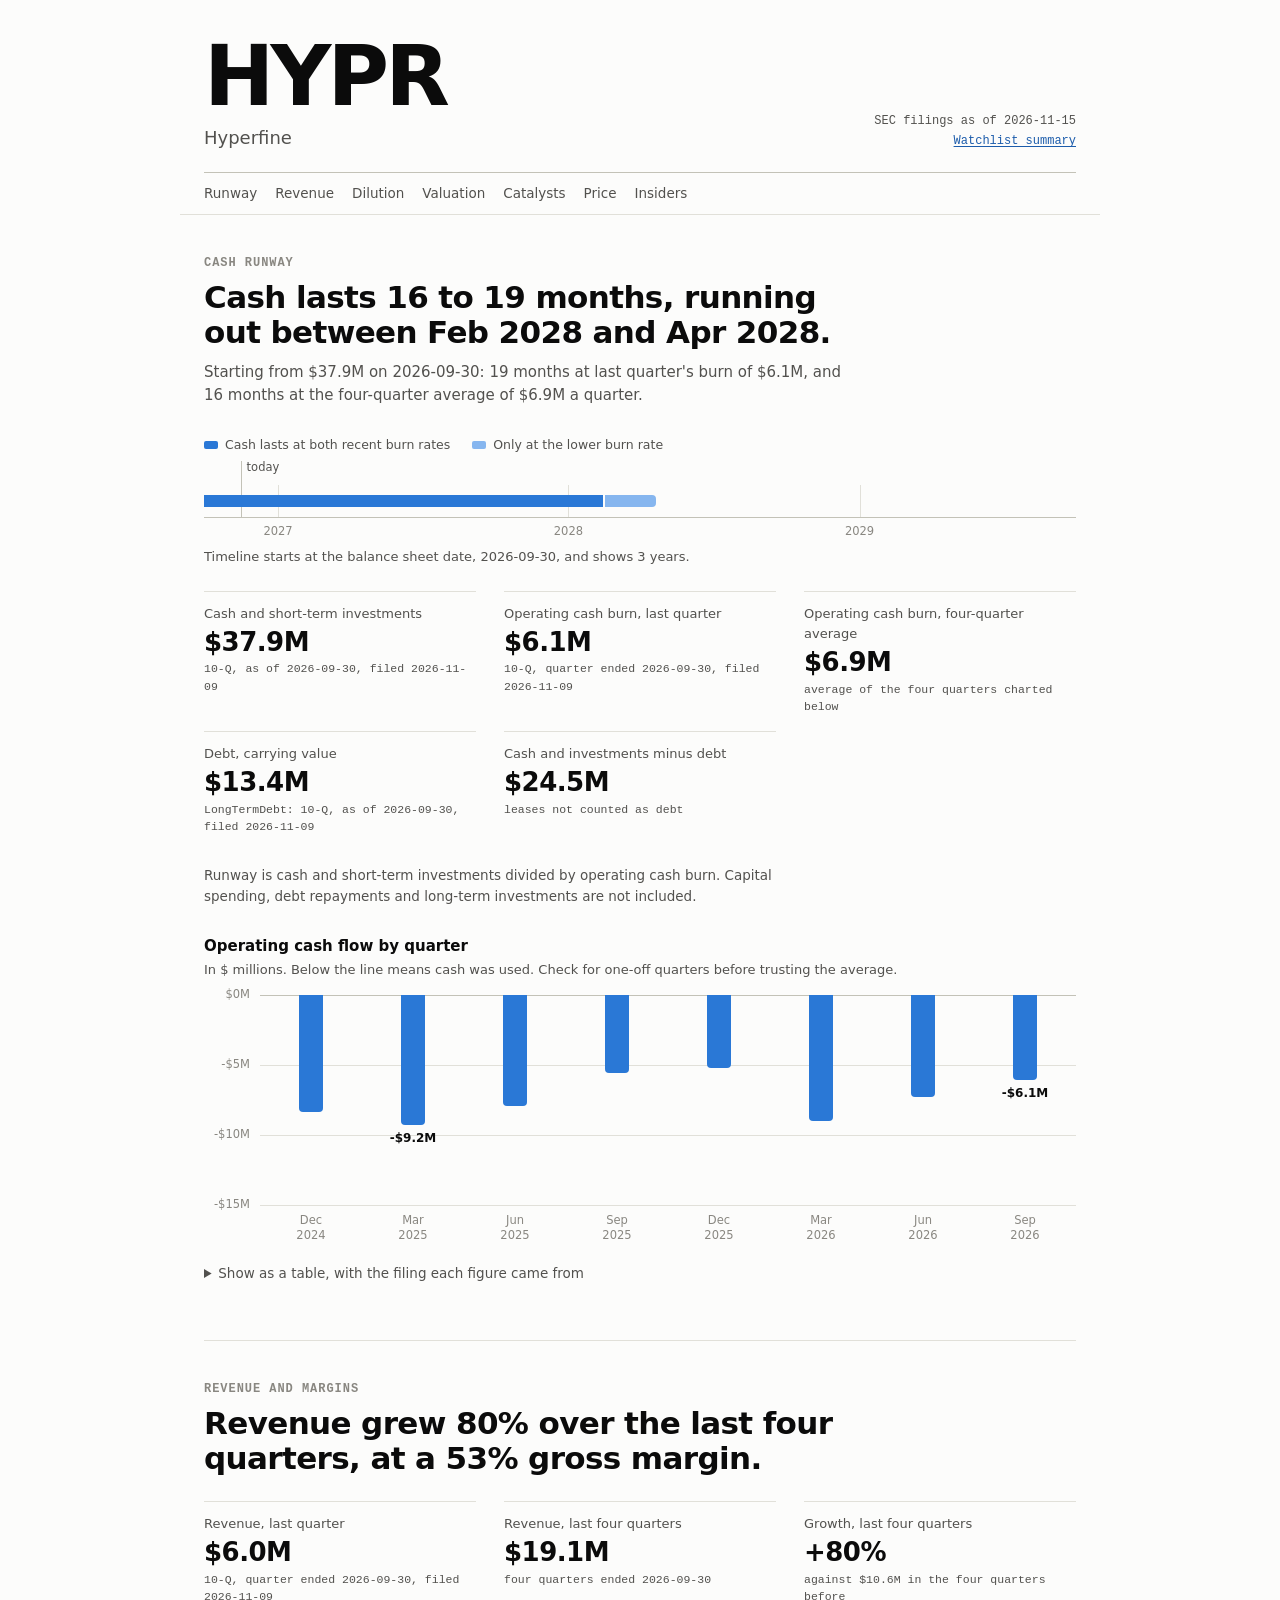
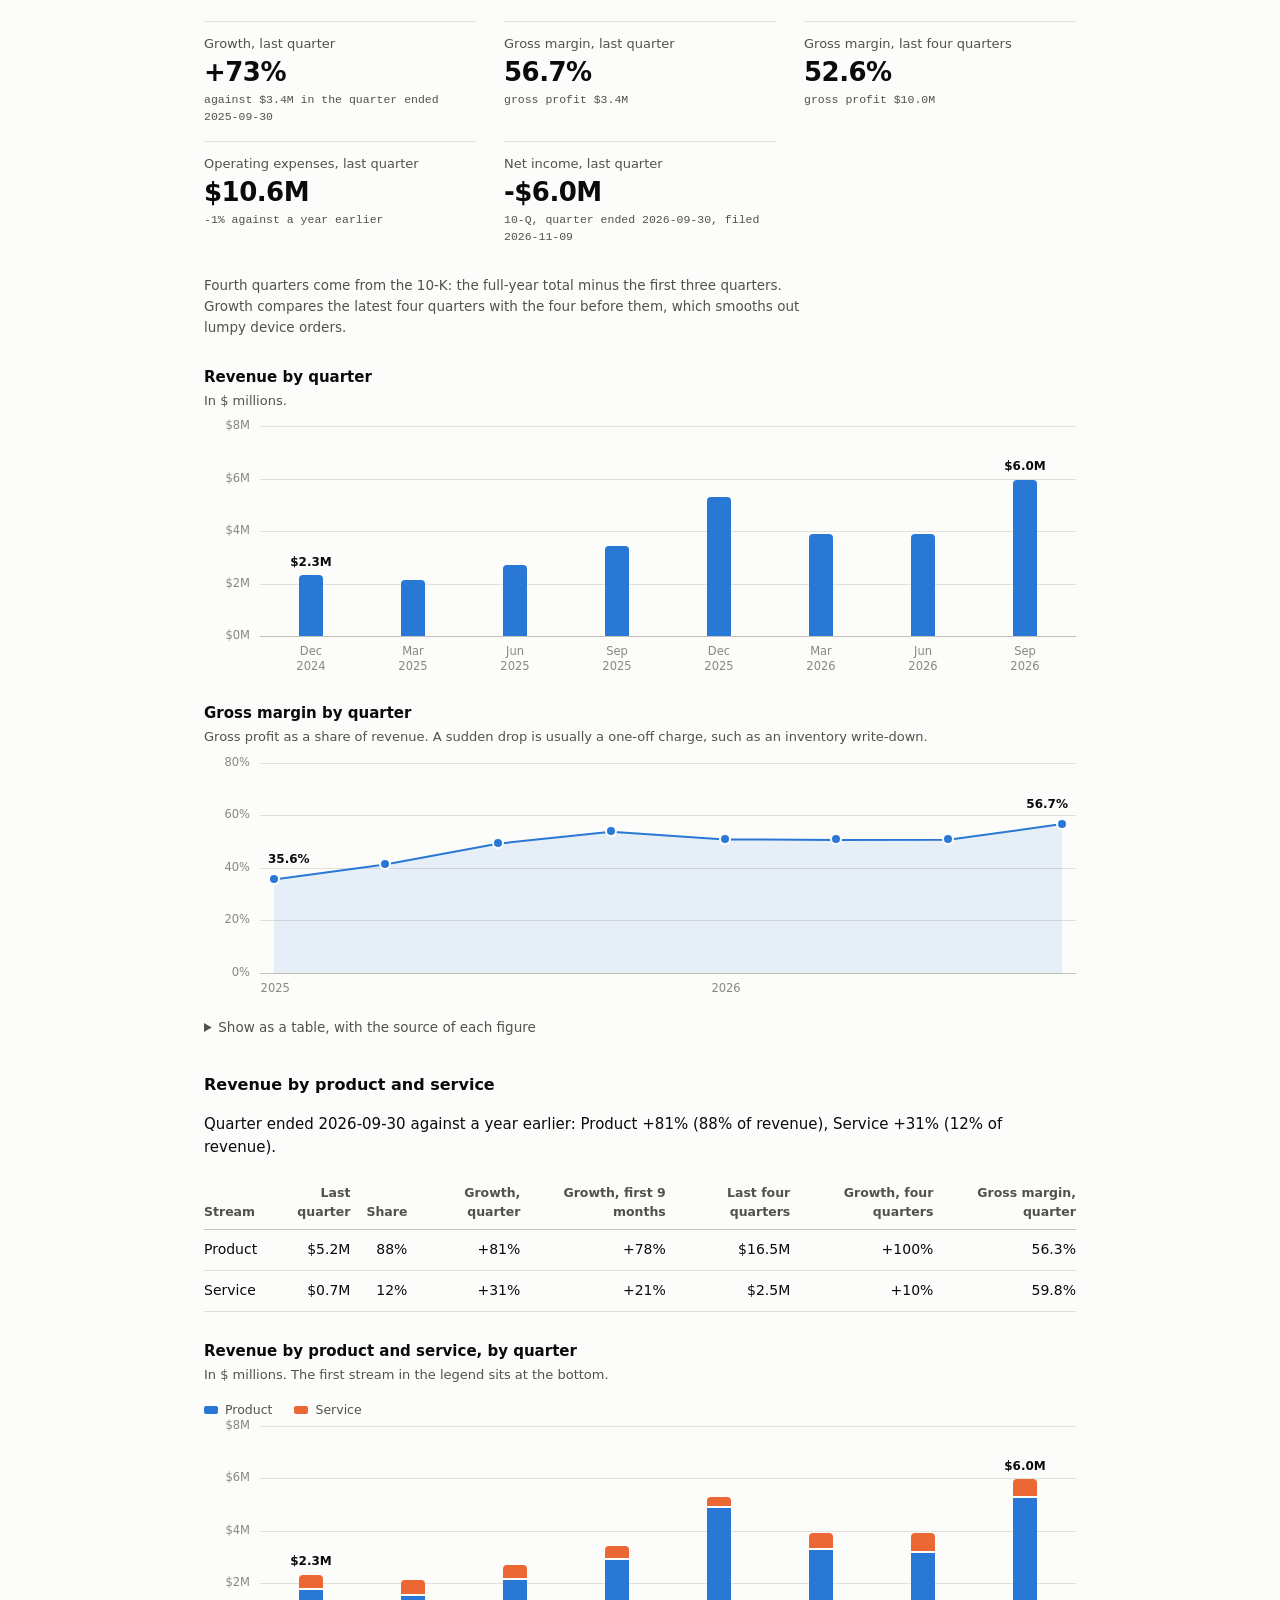
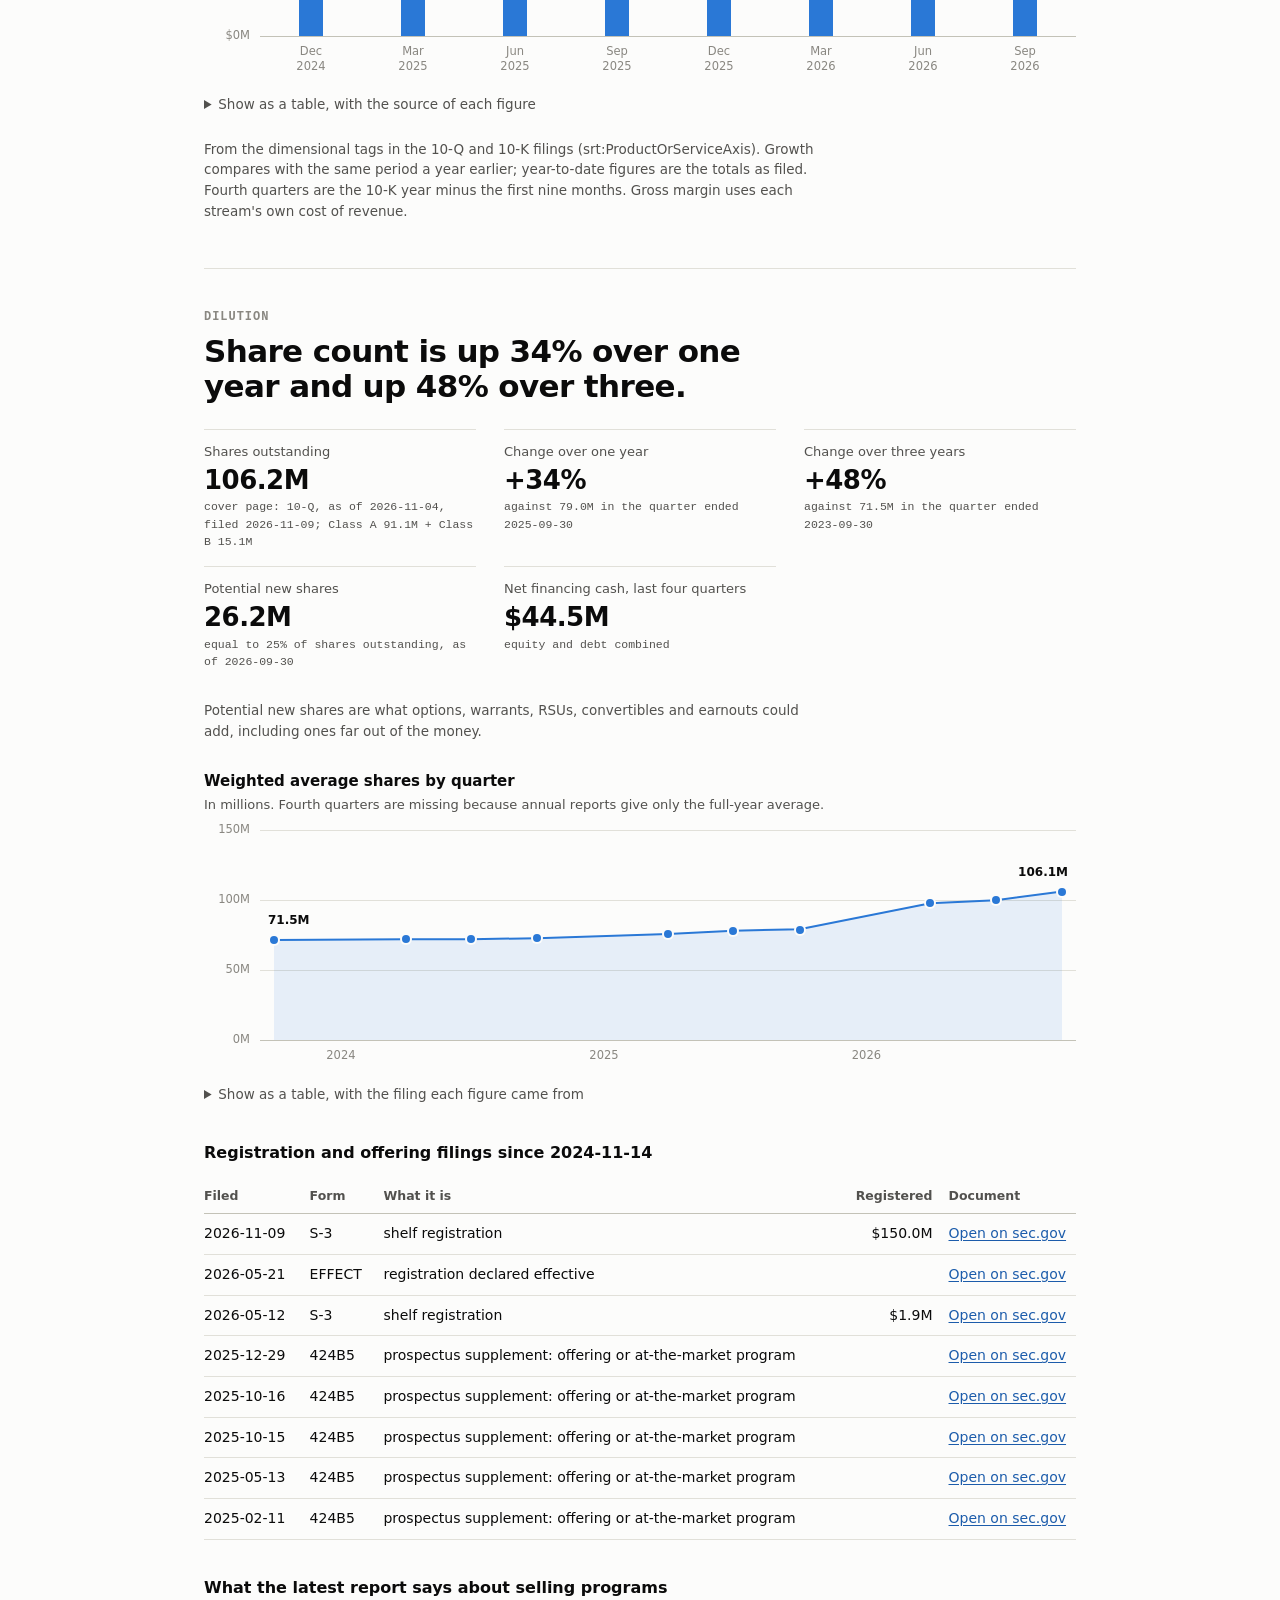
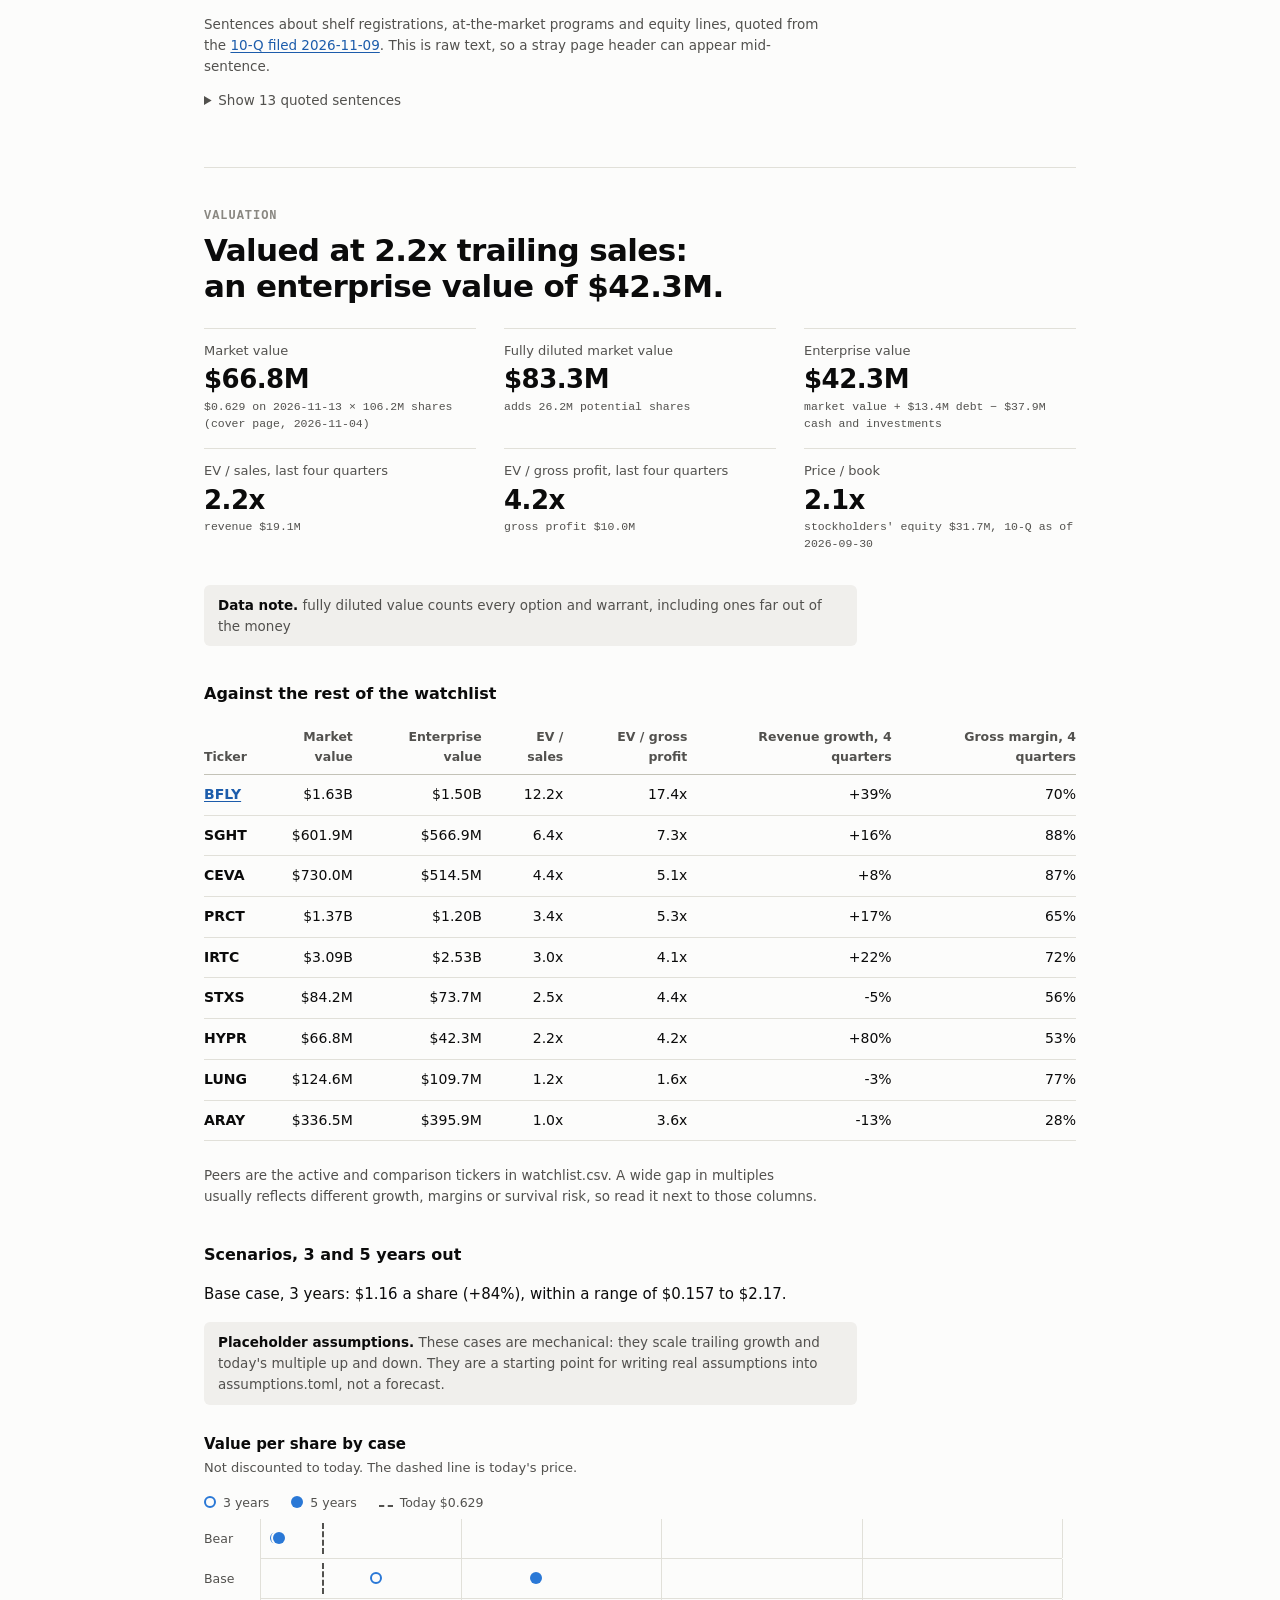
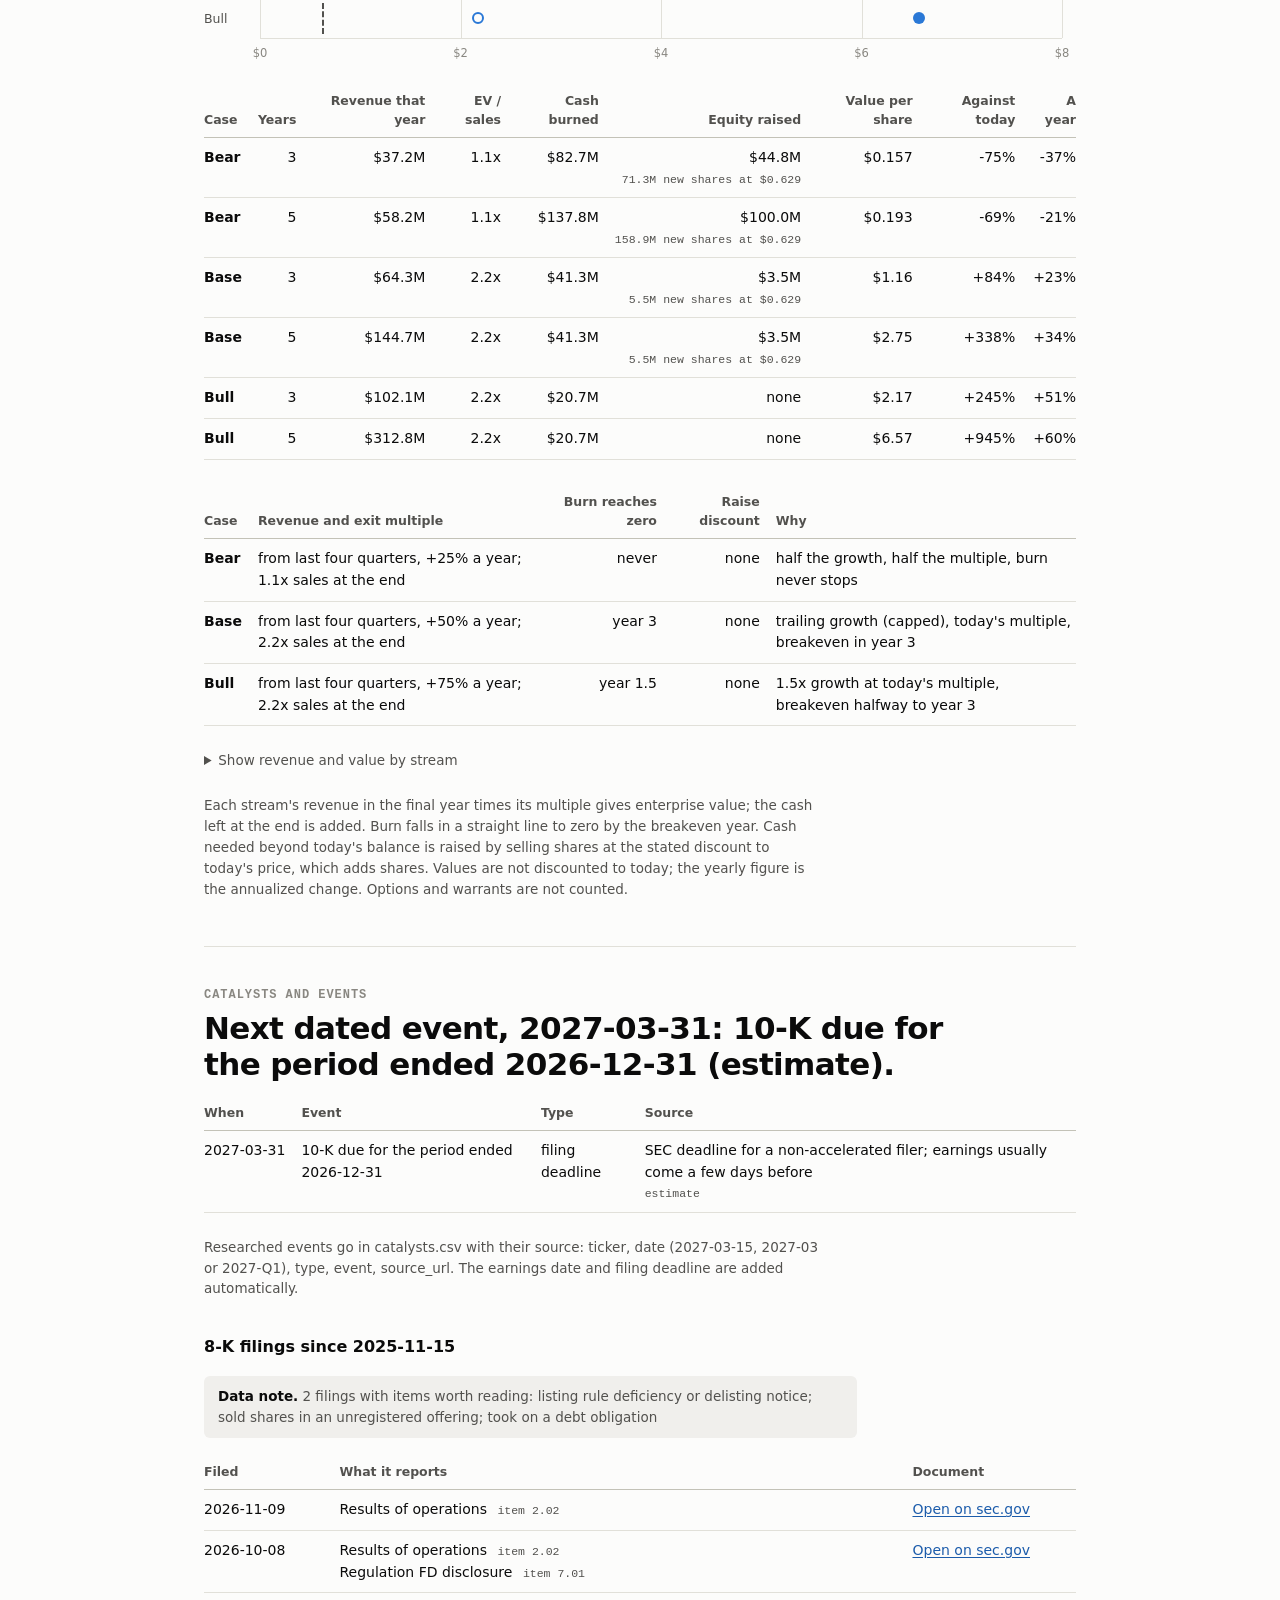
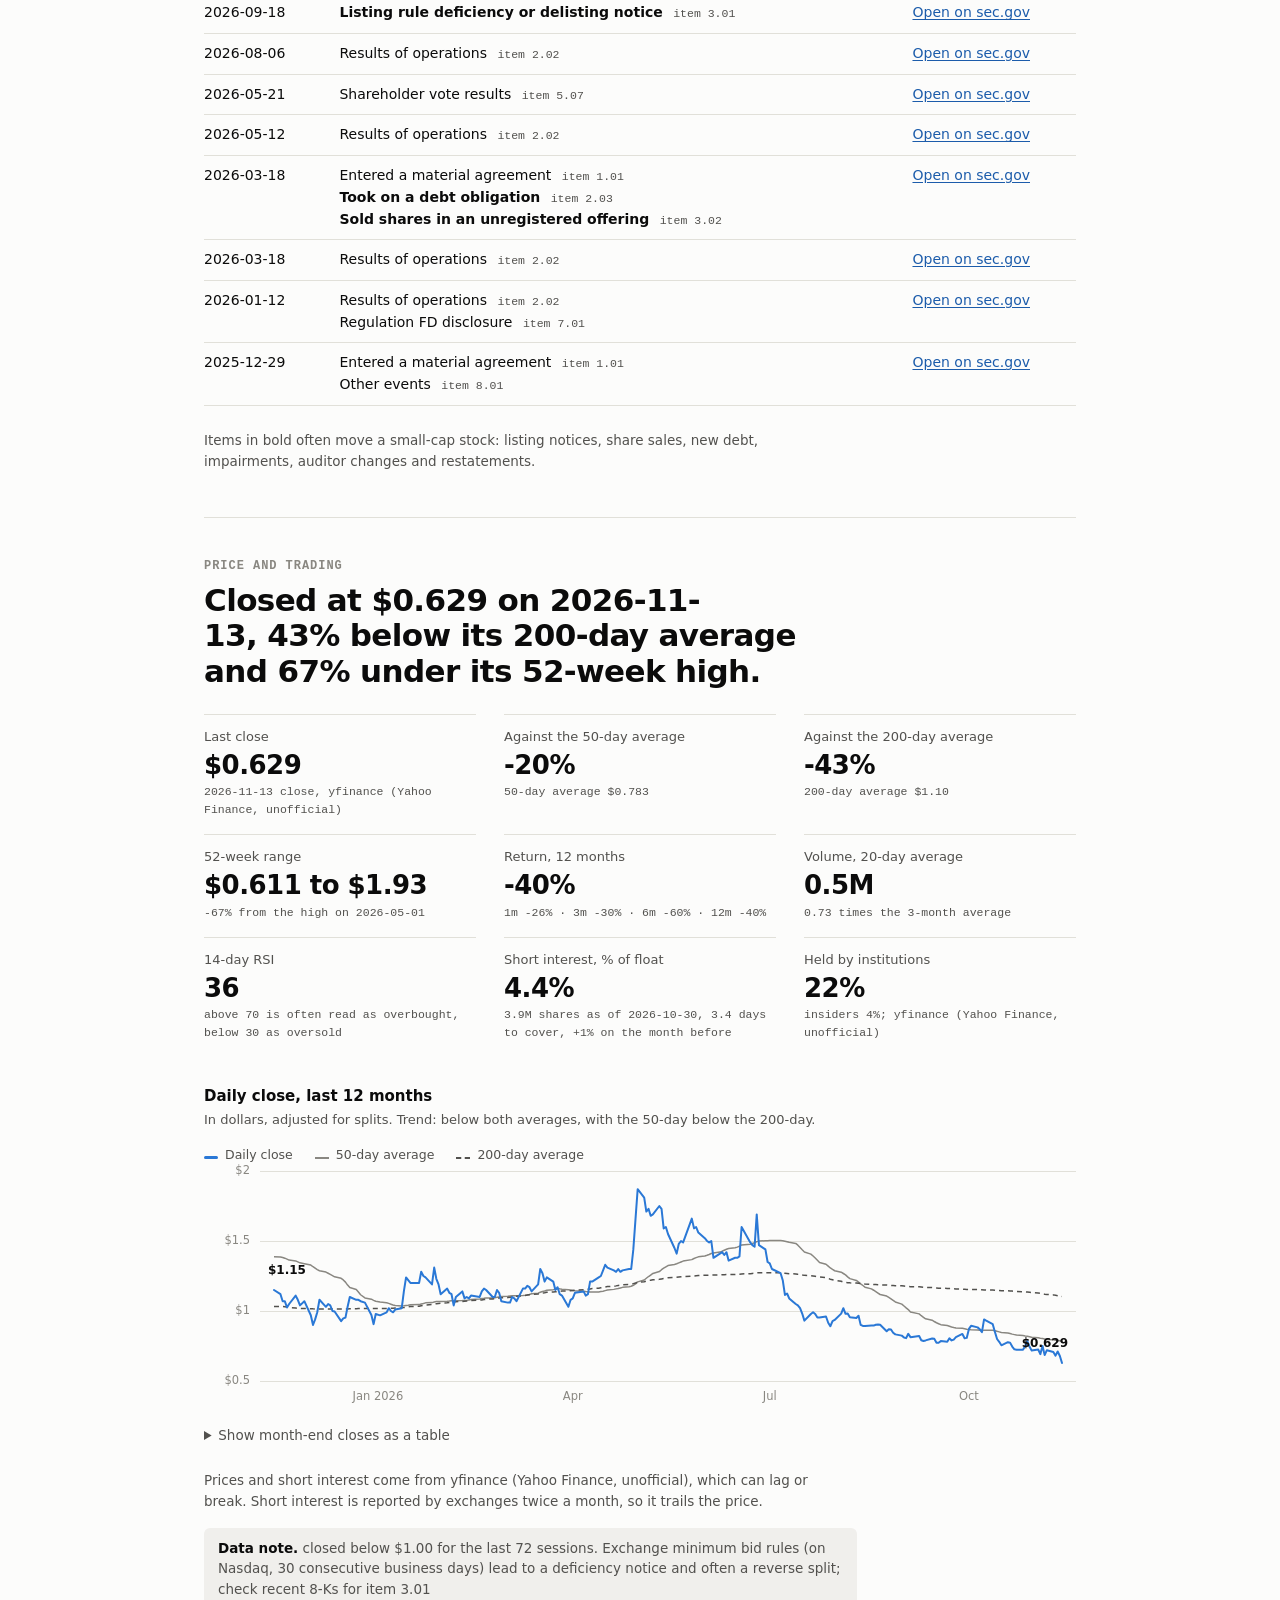
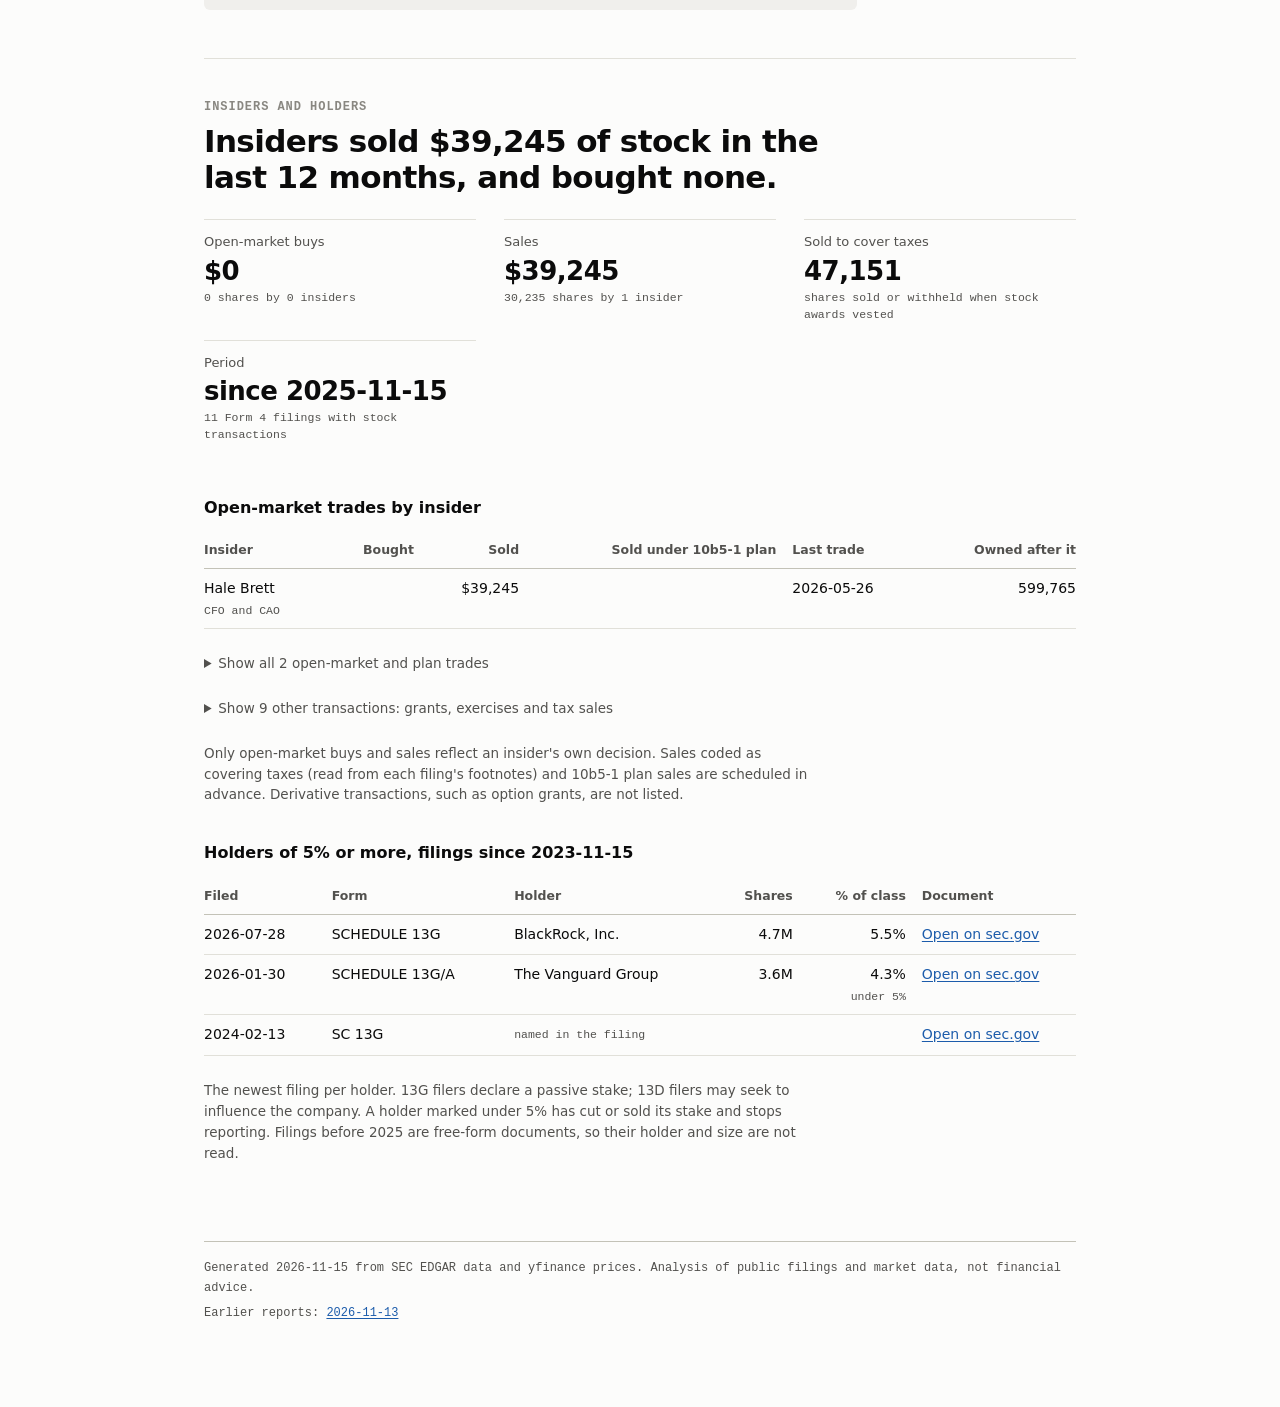
<file: reports/HYPR/2026-11-15.html>
<!doctype html>
<html lang="en">
<head>
<meta charset="utf-8">
<meta name="viewport" content="width=device-width, initial-scale=1">
<title>HYPR report, 2026-11-15</title>
<style>
/* Colour roles. Chart blues were checked with the dataviz palette validator in both modes. */
:root {
  color-scheme: light;
  --surface: #fcfcfb;
  --wash: #f0efec;
  --ink: #0b0b0b;
  --ink-2: #52514e;
  --muted: #898781;
  --grid: #e1e0d9;
  --axis: #c3c2b7;
  --series: #2a78d6;
  --series-pale: #86b6ef;
  /* Categorical slots for stacked series, in fixed order (validated together, both modes). */
  --cat-1: #2a78d6;
  --cat-2: #eb6834;
  --cat-3: #1baf7a;
  --link: #1c5cab;
  --sans: system-ui, -apple-system, "Segoe UI", sans-serif;
  --mono: ui-monospace, "Cascadia Mono", Consolas, "SF Mono", monospace;
}
@media (prefers-color-scheme: dark) {
  :root {
    color-scheme: dark;
    --surface: #1a1a19;
    --wash: #2c2c2a;
    --ink: #f0efec;
    --ink-2: #c3c2b7;
    --muted: #898781;
    --grid: #2c2c2a;
    --axis: #44443f;
    --series: #3987e5;
    --series-pale: #184f95;
    --cat-1: #3987e5;
    --cat-2: #d95926;
    --cat-3: #199e70;
    --link: #86b6ef;
  }
}

* { box-sizing: border-box; }
body {
  margin: 0;
  background: var(--surface);
  color: var(--ink);
  font: 15px/1.55 var(--sans);
  -webkit-text-size-adjust: 100%;
}
main { max-width: 920px; margin: 0 auto; padding: 40px 24px 80px; }
a { color: var(--link); text-underline-offset: 2px; }
a:focus-visible, [tabindex]:focus-visible {
  outline: 2px solid var(--series);
  outline-offset: 2px;
  border-radius: 2px;
}

/* Masthead: the ticker is the page's identity. */
.masthead {
  display: flex;
  flex-wrap: wrap;
  align-items: flex-end;
  justify-content: space-between;
  gap: 12px 24px;
  padding-bottom: 20px;
  border-bottom: 1px solid var(--axis);
}
.wordmark {
  margin: 0;
  font-size: clamp(46px, 10vw, 84px);
  line-height: 0.88;
  font-weight: 800;
  letter-spacing: -0.045em;
}
.company { margin: 10px 0 0; font-size: 18px; color: var(--ink-2); }
.meta { margin: 0; font: 12px/1.7 var(--mono); color: var(--ink-2); text-align: right; }

/* Section links: sticky so any section is one click away on a long page. */
.toc {
  position: sticky;
  top: 0;
  z-index: 5;
  display: flex;
  flex-wrap: wrap;
  gap: 2px 18px;
  margin: 0 -24px;
  padding: 10px 24px;
  background: var(--surface);
  border-bottom: 1px solid var(--grid);
  font-size: 13.5px;
}
.toc a { color: var(--ink-2); text-decoration: none; }
.toc a:hover { color: var(--ink); text-decoration: underline; }
.block { padding: 40px 0 8px; scroll-margin-top: 48px; }
.block + .block { border-top: 1px solid var(--grid); margin-top: 24px; }
.eyebrow {
  margin: 0 0 8px;
  font: 600 12px/1.4 var(--mono);
  letter-spacing: 0.08em;
  text-transform: uppercase;
  color: var(--muted);
}
h2 {
  margin: 0 0 10px;
  max-width: 26em;
  font-size: clamp(23px, 3.6vw, 31px);
  line-height: 1.15;
  font-weight: 700;
  letter-spacing: -0.02em;
  text-wrap: balance;
}
h3 { margin: 36px 0 10px; font-size: 16px; font-weight: 650; }
.lede { margin: 0 0 8px; max-width: 68ch; color: var(--ink-2); }
.small { font-size: 13.5px; color: var(--ink-2); max-width: 72ch; }

/* Figures with their source underneath. */
.stats {
  display: grid;
  grid-template-columns: repeat(auto-fit, minmax(200px, 1fr));
  gap: 0 28px;
  margin: 24px 0 8px;
}
.stat { padding: 12px 0 16px; border-top: 1px solid var(--grid); }
.stat dt { font-size: 13px; color: var(--ink-2); }
.stat dd { margin: 2px 0 0; }
.stat .value { display: block; font-size: 26px; line-height: 1.25; font-weight: 650; letter-spacing: -0.02em; }
.src { display: block; margin-top: 2px; font: 11.5px/1.5 var(--mono); color: var(--ink-2); }

.tag { margin-left: 6px; font: 11.5px/1.5 var(--mono); color: var(--ink-2); white-space: nowrap; }

.note {
  margin: 16px 0;
  padding: 10px 14px;
  max-width: 76ch;
  border-radius: 6px;
  background: var(--wash);
  font-size: 13.5px;
  color: var(--ink-2);
}
.note strong { color: var(--ink); font-weight: 650; }

/* Tables */
.table-wrap { overflow-x: auto; margin: 12px 0 24px; }
table { width: 100%; border-collapse: collapse; font-size: 14px; }
th {
  padding: 8px 16px 8px 0;
  border-bottom: 1px solid var(--axis);
  font-size: 12.5px;
  font-weight: 600;
  color: var(--ink-2);
  text-align: left;
  vertical-align: bottom;
}
td { padding: 9px 16px 9px 0; border-bottom: 1px solid var(--grid); vertical-align: top; }
th:last-child, td:last-child { padding-right: 0; }
.num { text-align: right; font-variant-numeric: tabular-nums; white-space: nowrap; }
th.num { white-space: normal; }
td.ticker { font-weight: 700; }
td.date, td.form { white-space: nowrap; font-variant-numeric: tabular-nums; }
details { margin: 4px 0 24px; }
summary { cursor: pointer; font-size: 13.5px; color: var(--ink-2); }

.quotes { list-style: none; margin: 14px 0; padding: 0; max-width: 76ch; }
.quotes li {
  margin-bottom: 10px;
  padding: 2px 0 2px 16px;
  border-left: 2px solid var(--grid);
  font-size: 14.5px;
  color: var(--ink-2);
}

footer {
  margin-top: 56px;
  padding-top: 16px;
  border-top: 1px solid var(--axis);
  font: 12px/1.7 var(--mono);
  color: var(--ink-2);
}
footer p { margin: 0 0 4px; }

/* Charts */
.chart { margin: 28px 0 20px; }
.chart figcaption { margin-bottom: 14px; }
.chart figcaption strong { display: block; font-size: 15px; font-weight: 650; }
.chart figcaption span, .chart-foot { font-size: 13px; color: var(--ink-2); }
.chart-foot { margin: 8px 0 0; }
.plot { display: grid; grid-template-columns: 56px 1fr; height: 210px; }
.yaxis, .area { position: relative; }
.yaxis span {
  position: absolute;
  right: 10px;
  transform: translateY(-50%);
  font-size: 11.5px;
  font-variant-numeric: tabular-nums;
  white-space: nowrap;
  color: var(--muted);
}
.gridline { position: absolute; left: 0; right: 0; height: 1px; background: var(--grid); }
.gridline.zero { background: var(--axis); }

.cols { position: absolute; inset: 0; display: flex; }
.col { position: relative; flex: 1; min-width: 0; }
.bar {
  position: absolute;
  left: 50%;
  width: min(24px, 60%);
  transform: translateX(-50%);
  background: var(--series);
}
.bar.neg { border-radius: 0 0 4px 4px; }
.bar.pos { border-radius: 4px 4px 0 0; }
/* Value range: one track per case, marks on a shared horizontal axis. */
.chart.range .track { display: flex; align-items: center; height: 40px; }
.track-label { width: 56px; flex: none; font-size: 12.5px; color: var(--ink-2); }
.track-line { position: relative; flex: 1; height: 100%; margin-right: 14px; border-bottom: 1px solid var(--grid); }
.vgrid { position: absolute; top: 0; bottom: 0; width: 1px; background: var(--grid); }
.range-ref { position: absolute; top: 4px; bottom: 4px; width: 0; border-left: 2px dashed var(--ink-2); transform: translateX(-1px); }
.mark { position: absolute; top: 50%; width: 24px; height: 24px; transform: translate(-50%, -50%); border-radius: 50%; }
.mark::after {
  content: ""; position: absolute; left: 50%; top: 50%; width: 12px; height: 12px;
  transform: translate(-50%, -50%); border-radius: 50%; box-sizing: border-box;
}
.mark.disc::after { background: var(--series); box-shadow: 0 0 0 2px var(--surface); }
.mark.ring::after { background: var(--surface); border: 2.5px solid var(--series); }
.mark:hover::after, .mark:focus-visible::after { width: 15px; height: 15px; }
.range-axis { position: relative; height: 24px; margin: 0 14px 0 56px; }
.range-axis span { position: absolute; top: 6px; transform: translateX(-50%); font-size: 11.5px; color: var(--muted); }
.sw.mark-key { width: 12px; height: 12px; border-radius: 50%; vertical-align: -1px; }
.sw.mark-key.disc { background: var(--series); }
.sw.mark-key.ring { border: 2.5px solid var(--series); background: transparent; }

/* Stacked columns: categorical colours by series, a 2px surface gap between segments. */
.bar.seg { border-radius: 0; }
.bar.seg.topmost { border-radius: 4px 4px 0 0; }
.bar.seg:not(.lowest) { border-bottom: 2px solid var(--surface); }
.c1 { background: var(--cat-1); }
.c2 { background: var(--cat-2); }
.c3 { background: var(--cat-3); }
.col:hover .bar, .col:focus-visible .bar, .fill:hover, .fill:focus-visible { filter: brightness(1.14); }
.val {
  position: absolute;
  left: 50%;
  transform: translateX(-50%);
  font-size: 12px;
  font-weight: 600;
  white-space: nowrap;
}
.xaxis { display: flex; margin-left: 56px; padding-top: 8px; }
.xaxis span { flex: 1; min-width: 0; text-align: center; font-size: 11.5px; line-height: 1.3; color: var(--muted); }
.xaxis.dated { position: relative; display: block; height: 24px; margin: 0 14px 0 70px; }
.xaxis.dated span { position: absolute; top: 8px; transform: translateX(-50%); }

.area.line { margin: 0 14px; }
.area.line .gridline { left: -14px; right: -14px; }
.area.line svg { position: absolute; inset: 0; width: 100%; height: 100%; overflow: visible; }
.line-path {
  fill: none;
  stroke: var(--series);
  stroke-width: 2;
  stroke-linejoin: round;
  stroke-linecap: round;
  vector-effect: non-scaling-stroke;
}
.line-wash { fill: var(--series); opacity: 0.1; }
/* Reference lines are neutral so the series keeps the only colour; pattern tells them apart. */
.line-ref {
  fill: none;
  stroke: var(--ink-2);
  stroke-width: 1.5;
  stroke-linejoin: round;
  vector-effect: non-scaling-stroke;
}
.line-ref.dashed { stroke-dasharray: 5 4; }
.line-ref.solid { stroke: var(--muted); }
.sw.line { height: 3px; border-radius: 2px; background: var(--series); }
.sw.ref { height: 0; border-radius: 0; }
.sw.ref.dashed { border-top: 2px dashed var(--ink-2); }
.sw.ref.solid { border-top: 2px solid var(--muted); }
/* Dense lines: each point owns a vertical strip; hovering it shows a marker. */
.slice { position: absolute; top: 0; bottom: 0; }
.slice i { position: absolute; display: none; width: 10px; height: 10px; margin: -5px 0 0 -5px;
  border-radius: 50%; background: var(--series); box-shadow: 0 0 0 2px var(--surface); }
.slice:hover i { display: block; }
.slice:hover::before { content: ""; position: absolute; top: 0; bottom: 0; left: 50%; width: 1px; background: var(--axis); }
.dot { position: absolute; width: 24px; height: 24px; transform: translate(-50%, -50%); border-radius: 50%; }
.dot::after {
  content: "";
  position: absolute;
  inset: 8px;
  border-radius: 50%;
  background: var(--series);
  box-shadow: 0 0 0 2px var(--surface);
}
.dot:hover::after, .dot:focus-visible::after { inset: 6px; }
.pt-label { position: absolute; transform: translateY(-100%); font-size: 12px; font-weight: 600; white-space: nowrap; }
.pt-label.first { left: -6px; }
.pt-label.last { right: -6px; }

/* Runway strip */
.legend { display: flex; flex-wrap: wrap; gap: 4px 22px; margin-bottom: 6px; font-size: 12.5px; color: var(--ink-2); }
.sw { display: inline-block; width: 14px; height: 8px; margin-right: 7px; border-radius: 2px; }
.sw.solid, .fill.solid { background: var(--series); }
.sw.pale, .fill.pale { background: var(--series-pale); }
.strip-body { position: relative; padding-top: 24px; --name-w: 0px; }
.strip-body.named { --name-w: 68px; }
.strip-grid { position: absolute; top: 0; bottom: 22px; left: var(--name-w); right: 0; }
.strip-grid i { position: absolute; top: 24px; bottom: 0; width: 1px; background: var(--grid); }
.strip-grid i.today { top: 0; background: var(--axis); }
.strip-grid i.today span {
  position: absolute;
  top: -2px;
  left: 6px;
  font-size: 11.5px;
  font-style: normal;
  color: var(--ink-2);
}
.strip-row {
  position: relative;
  display: grid;
  grid-template-columns: var(--name-w) 1fr;
  align-items: end;
  padding: 10px 0;
}
.strip-name { font-size: 15px; font-weight: 700; line-height: 14px; }
.strip-text { margin: 0 0 6px; font-size: 14px; }
.strip-text span { padding-right: 8px; background: var(--surface); }
.track { position: relative; height: 12px; }
.fill { position: absolute; top: 0; bottom: 0; }
.fill.end { border-radius: 0 4px 4px 0; }
.strip-axis { position: relative; height: 22px; margin-left: var(--name-w); border-top: 1px solid var(--axis); }
.strip-axis span { position: absolute; top: 5px; transform: translateX(-50%); font-size: 11.5px; color: var(--muted); }

/* Hover readout: value first, then what it is, then where it came from. */
.tip {
  position: fixed;
  z-index: 10;
  max-width: 260px;
  padding: 8px 11px;
  border-radius: 6px;
  background: var(--ink);
  color: var(--surface);
  font-size: 12.5px;
  line-height: 1.4;
  pointer-events: none;
  box-shadow: 0 4px 14px rgba(0, 0, 0, 0.18);
}
.tip[hidden] { display: none; }
.tip-value { font-size: 15px; font-weight: 650; }
.tip-detail { margin-top: 2px; font: 11px/1.4 var(--mono); opacity: 0.75; }

@media (max-width: 560px) {
  main { padding: 28px 16px 64px; }
  .toc { margin: 0 -16px; padding: 8px 16px; gap: 2px 14px; }
  .meta { text-align: left; }
  .plot { grid-template-columns: 46px 1fr; }
  .xaxis { margin-left: 46px; }
  .xaxis.dated { margin-left: 60px; }
  .strip-body.named { --name-w: 54px; }
}
@media print {
  .tip { display: none; }
  details > *:not(summary) { display: block; }
}
</style>
</head>
<body>
<main>
<header class="masthead"><div><h1 class="wordmark">HYPR</h1><p class="company">Hyperfine</p></div><p class="meta">SEC filings as of 2026-11-15<br><a href="../index.html">Watchlist summary</a></p></header>
<nav class="toc" aria-label="Sections"><a href="#runway">Runway</a><a href="#revenue">Revenue</a><a href="#dilution">Dilution</a><a href="#valuation">Valuation</a><a href="#catalysts">Catalysts</a><a href="#price">Price</a><a href="#ownership">Insiders</a></nav>
<section class="block" id="runway"><p class="eyebrow">Cash runway</p><h2>Cash lasts 16 to 19 months, running out between Feb 2028 and Apr 2028.</h2><p class="lede">Starting from $37.9M on 2026-09-30: 19 months at last quarter&#x27;s burn of $6.1M, and 16 months at the four-quarter average of $6.9M a quarter.</p><figure class="chart strip"><div class="legend"><span><i class="sw solid"></i>Cash lasts at both recent burn rates</span><span><i class="sw pale"></i>Only at the lower burn rate</span></div><div class="strip-body"><div class="strip-grid"><i style="left:8.49%"></i><i style="left:41.79%"></i><i style="left:75.18%"></i><i class="today" style="left:4.20%"><span>today</span></i></div><div class="strip-row"><div class="strip-name"></div><div class="strip-main"><div class="track"><span class="fill solid" style="left:0.00%;width:45.80%" tabindex="0" data-tip="Cash lasts at both burn rates|to Feb 2028|"></span><span class="fill pale end" style="left:calc(45.80% + 2px);width:calc(6.02% - 2px)" tabindex="0" data-tip="Only at the lower burn rate|to Apr 2028|"></span></div></div></div><div class="strip-axis"><span style="left:8.49%">2027</span><span style="left:41.79%">2028</span><span style="left:75.18%">2029</span></div></div><p class="chart-foot">Timeline starts at the balance sheet date, 2026-09-30, and shows 3 years.</p></figure><dl class="stats"><div class="stat"><dt>Cash and short-term investments</dt><dd><span class="value">$37.9M</span><span class="src">10-Q, as of 2026-09-30, filed 2026-11-09</span></dd></div><div class="stat"><dt>Operating cash burn, last quarter</dt><dd><span class="value">$6.1M</span><span class="src">10-Q, quarter ended 2026-09-30, filed 2026-11-09</span></dd></div><div class="stat"><dt>Operating cash burn, four-quarter average</dt><dd><span class="value">$6.9M</span><span class="src">average of the four quarters charted below</span></dd></div><div class="stat"><dt>Debt, carrying value</dt><dd><span class="value">$13.4M</span><span class="src">LongTermDebt: 10-Q, as of 2026-09-30, filed 2026-11-09</span></dd></div><div class="stat"><dt>Cash and investments minus debt</dt><dd><span class="value">$24.5M</span><span class="src">leases not counted as debt</span></dd></div></dl><p class="small">Runway is cash and short-term investments divided by operating cash burn. Capital spending, debt repayments and long-term investments are not included.</p><figure class="chart"><figcaption><strong>Operating cash flow by quarter</strong><span>In $ millions. Below the line means cash was used. Check for one-off quarters before trusting the average.</span></figcaption><div class="plot"><div class="yaxis"><span style="top:100.00%">-$15M</span><span style="top:66.67%">-$10M</span><span style="top:33.33%">-$5M</span><span style="top:0.00%">$0M</span></div><div class="area"><i class="gridline" style="top:100.00%"></i><i class="gridline" style="top:66.67%"></i><i class="gridline" style="top:33.33%"></i><i class="gridline zero" style="top:0.00%"></i><div class="cols"><div class="col" tabindex="0" data-tip="Quarter ended 2024-12-31|-$8.4M|10-K filed 2026-03-18"><b class="bar neg" style="top:0.00%;height:55.71%"></b></div><div class="col" tabindex="0" data-tip="Quarter ended 2025-03-31|-$9.2M|10-Q filed 2026-05-12"><b class="bar neg" style="top:0.00%;height:61.66%"></b><span class="val" style="top:calc(61.66% + 4px)">-$9.2M</span></div><div class="col" tabindex="0" data-tip="Quarter ended 2025-06-30|-$7.9M|10-Q filed 2026-08-06"><b class="bar neg" style="top:0.00%;height:52.73%"></b></div><div class="col" tabindex="0" data-tip="Quarter ended 2025-09-30|-$5.6M|10-Q filed 2026-11-09"><b class="bar neg" style="top:0.00%;height:37.21%"></b></div><div class="col" tabindex="0" data-tip="Quarter ended 2025-12-31|-$5.2M|10-K filed 2026-03-18"><b class="bar neg" style="top:0.00%;height:34.71%"></b></div><div class="col" tabindex="0" data-tip="Quarter ended 2026-03-31|-$9.0M|10-Q filed 2026-05-12"><b class="bar neg" style="top:0.00%;height:60.05%"></b></div><div class="col" tabindex="0" data-tip="Quarter ended 2026-06-30|-$7.3M|10-Q filed 2026-08-06"><b class="bar neg" style="top:0.00%;height:48.45%"></b></div><div class="col" tabindex="0" data-tip="Quarter ended 2026-09-30|-$6.1M|10-Q filed 2026-11-09"><b class="bar neg" style="top:0.00%;height:40.55%"></b><span class="val" style="top:calc(40.55% + 4px)">-$6.1M</span></div></div></div></div><div class="xaxis"><span>Dec<br>2024</span><span>Mar<br>2025</span><span>Jun<br>2025</span><span>Sep<br>2025</span><span>Dec<br>2025</span><span>Mar<br>2026</span><span>Jun<br>2026</span><span>Sep<br>2026</span></div></figure><details><summary>Show as a table, with the filing each figure came from</summary><div class="table-wrap"><table><thead><tr><th class="date">Quarter ended</th><th class="num">Operating cash flow</th><th class="">Reported in</th></tr></thead><tbody><tr><td class="date">2026-09-30</td><td class="num">-$6.1M</td><td class="">10-Q filed 2026-11-09</td></tr><tr><td class="date">2026-06-30</td><td class="num">-$7.3M</td><td class="">10-Q filed 2026-08-06</td></tr><tr><td class="date">2026-03-31</td><td class="num">-$9.0M</td><td class="">10-Q filed 2026-05-12</td></tr><tr><td class="date">2025-12-31</td><td class="num">-$5.2M</td><td class="">10-K filed 2026-03-18</td></tr><tr><td class="date">2025-09-30</td><td class="num">-$5.6M</td><td class="">10-Q filed 2026-11-09</td></tr><tr><td class="date">2025-06-30</td><td class="num">-$7.9M</td><td class="">10-Q filed 2026-08-06</td></tr><tr><td class="date">2025-03-31</td><td class="num">-$9.2M</td><td class="">10-Q filed 2026-05-12</td></tr><tr><td class="date">2024-12-31</td><td class="num">-$8.4M</td><td class="">10-K filed 2026-03-18</td></tr></tbody></table></div></details></section>
<section class="block" id="revenue"><p class="eyebrow">Revenue and margins</p><h2>Revenue grew 80% over the last four quarters, at a 53% gross margin.</h2><dl class="stats"><div class="stat"><dt>Revenue, last quarter</dt><dd><span class="value">$6.0M</span><span class="src">10-Q, quarter ended 2026-09-30, filed 2026-11-09</span></dd></div><div class="stat"><dt>Revenue, last four quarters</dt><dd><span class="value">$19.1M</span><span class="src">four quarters ended 2026-09-30</span></dd></div><div class="stat"><dt>Growth, last four quarters</dt><dd><span class="value">+80%</span><span class="src">against $10.6M in the four quarters before</span></dd></div><div class="stat"><dt>Growth, last quarter</dt><dd><span class="value">+73%</span><span class="src">against $3.4M in the quarter ended 2025-09-30</span></dd></div><div class="stat"><dt>Gross margin, last quarter</dt><dd><span class="value">56.7%</span><span class="src">gross profit $3.4M</span></dd></div><div class="stat"><dt>Gross margin, last four quarters</dt><dd><span class="value">52.6%</span><span class="src">gross profit $10.0M</span></dd></div><div class="stat"><dt>Operating expenses, last quarter</dt><dd><span class="value">$10.6M</span><span class="src">-1% against a year earlier</span></dd></div><div class="stat"><dt>Net income, last quarter</dt><dd><span class="value">-$6.0M</span><span class="src">10-Q, quarter ended 2026-09-30, filed 2026-11-09</span></dd></div></dl><p class="small">Fourth quarters come from the 10-K: the full-year total minus the first three quarters. Growth compares the latest four quarters with the four before them, which smooths out lumpy device orders.</p><figure class="chart"><figcaption><strong>Revenue by quarter</strong><span>In $ millions.</span></figcaption><div class="plot"><div class="yaxis"><span style="top:100.00%">$0M</span><span style="top:75.00%">$2M</span><span style="top:50.00%">$4M</span><span style="top:25.00%">$6M</span><span style="top:0.00%">$8M</span></div><div class="area"><i class="gridline zero" style="top:100.00%"></i><i class="gridline" style="top:75.00%"></i><i class="gridline" style="top:50.00%"></i><i class="gridline" style="top:25.00%"></i><i class="gridline" style="top:0.00%"></i><div class="cols"><div class="col" tabindex="0" data-tip="Quarter ended 2024-12-31|$2.3M|10-K filed 2026-03-18"><b class="bar pos" style="top:70.99%;height:29.01%"></b><span class="val" style="bottom:calc(29.01% + 4px)">$2.3M</span></div><div class="col" tabindex="0" data-tip="Quarter ended 2025-03-31|$2.1M|10-Q filed 2026-05-12"><b class="bar pos" style="top:73.29%;height:26.71%"></b></div><div class="col" tabindex="0" data-tip="Quarter ended 2025-06-30|$2.7M|10-Q filed 2026-08-06"><b class="bar pos" style="top:66.30%;height:33.70%"></b></div><div class="col" tabindex="0" data-tip="Quarter ended 2025-09-30|$3.4M|10-Q filed 2026-11-09"><b class="bar pos" style="top:57.04%;height:42.96%"></b></div><div class="col" tabindex="0" data-tip="Quarter ended 2025-12-31|$5.3M|10-K filed 2026-03-18"><b class="bar pos" style="top:33.84%;height:66.16%"></b></div><div class="col" tabindex="0" data-tip="Quarter ended 2026-03-31|$3.9M|10-Q filed 2026-05-12"><b class="bar pos" style="top:51.21%;height:48.79%"></b></div><div class="col" tabindex="0" data-tip="Quarter ended 2026-06-30|$3.9M|10-Q filed 2026-08-06"><b class="bar pos" style="top:51.20%;height:48.80%"></b></div><div class="col" tabindex="0" data-tip="Quarter ended 2026-09-30|$6.0M|10-Q filed 2026-11-09"><b class="bar pos" style="top:25.50%;height:74.50%"></b><span class="val" style="bottom:calc(74.50% + 4px)">$6.0M</span></div></div></div></div><div class="xaxis"><span>Dec<br>2024</span><span>Mar<br>2025</span><span>Jun<br>2025</span><span>Sep<br>2025</span><span>Dec<br>2025</span><span>Mar<br>2026</span><span>Jun<br>2026</span><span>Sep<br>2026</span></div></figure><figure class="chart"><figcaption><strong>Gross margin by quarter</strong><span>Gross profit as a share of revenue. A sudden drop is usually a one-off charge, such as an inventory write-down.</span></figcaption><div class="plot"><div class="yaxis"><span style="top:100.00%">0%</span><span style="top:75.00%">20%</span><span style="top:50.00%">40%</span><span style="top:25.00%">60%</span><span style="top:0.00%">80%</span></div><div class="area line"><i class="gridline zero" style="top:100.00%"></i><i class="gridline" style="top:75.00%"></i><i class="gridline" style="top:50.00%"></i><i class="gridline" style="top:25.00%"></i><i class="gridline" style="top:0.00%"></i><svg viewBox="0 0 100 100" preserveAspectRatio="none" aria-hidden="true"><polygon class="line-wash" points="0.00,55.51 14.11,48.35 28.37,38.43 42.79,32.79 57.21,36.38 71.32,36.62 85.58,36.60 100.00,29.07 100.00,100 0.00,100"/><polyline class="line-path" points="0.00,55.51 14.11,48.35 28.37,38.43 42.79,32.79 57.21,36.38 71.32,36.62 85.58,36.60 100.00,29.07"/></svg><span class="dot" style="left:0.00%;top:55.51%" tabindex="0" data-tip="Quarter ended 2024-12-31|35.6%|gross profit / revenue"></span><span class="dot" style="left:14.11%;top:48.35%" tabindex="0" data-tip="Quarter ended 2025-03-31|41.3%|gross profit / revenue"></span><span class="dot" style="left:28.37%;top:38.43%" tabindex="0" data-tip="Quarter ended 2025-06-30|49.3%|gross profit / revenue"></span><span class="dot" style="left:42.79%;top:32.79%" tabindex="0" data-tip="Quarter ended 2025-09-30|53.8%|gross profit / revenue"></span><span class="dot" style="left:57.21%;top:36.38%" tabindex="0" data-tip="Quarter ended 2025-12-31|50.9%|gross profit / revenue"></span><span class="dot" style="left:71.32%;top:36.62%" tabindex="0" data-tip="Quarter ended 2026-03-31|50.7%|gross profit / revenue"></span><span class="dot" style="left:85.58%;top:36.60%" tabindex="0" data-tip="Quarter ended 2026-06-30|50.7%|gross profit / revenue"></span><span class="dot" style="left:100.00%;top:29.07%" tabindex="0" data-tip="Quarter ended 2026-09-30|56.7%|gross profit / revenue"></span><span class="pt-label last" style="top:calc(29.07% - 10px)">56.7%</span><span class="pt-label first" style="top:calc(55.51% - 10px)">35.6%</span></div></div><div class="xaxis dated"><span style="left:0.16%">2025</span><span style="left:57.37%">2026</span></div></figure><details><summary>Show as a table, with the source of each figure</summary><div class="table-wrap"><table><thead><tr><th class="date">Quarter ended</th><th class="num">Revenue</th><th class="num">Gross profit</th><th class="num">Gross margin</th><th class="num">Operating expenses</th><th class="num">Net income</th><th class="">Reported in</th></tr></thead><tbody><tr><td class="date">2026-09-30</td><td class="num">$6.0M</td><td class="num">$3.4M</td><td class="num">56.7%</td><td class="num">$10.6M</td><td class="num">-$6.0M</td><td class="">10-Q, quarter ended 2026-09-30, filed 2026-11-09</td></tr><tr><td class="date">2026-06-30</td><td class="num">$3.9M</td><td class="num">$2.0M</td><td class="num">50.7%</td><td class="num">$10.4M</td><td class="num">-$9.3M</td><td class="">10-Q, quarter ended 2026-06-30, filed 2026-08-06</td></tr><tr><td class="date">2026-03-31</td><td class="num">$3.9M</td><td class="num">$2.0M</td><td class="num">50.7%</td><td class="num">$10.5M</td><td class="num">-$8.6M</td><td class="">10-Q, quarter ended 2026-03-31, filed 2026-05-12</td></tr><tr><td class="date">2025-12-31</td><td class="num">$5.3M</td><td class="num">$2.7M</td><td class="num">50.9%</td><td class="num">$10.4M</td><td class="num">-$5.9M</td><td class="">10-K filed 2026-03-18: 12-month total minus the earlier quarters</td></tr><tr><td class="date">2025-09-30</td><td class="num">$3.4M</td><td class="num">$1.8M</td><td class="num">53.8%</td><td class="num">$10.8M</td><td class="num">-$11.0M</td><td class="">10-Q, quarter ended 2025-09-30, filed 2026-11-09</td></tr><tr><td class="date">2025-06-30</td><td class="num">$2.7M</td><td class="num">$1.3M</td><td class="num">49.3%</td><td class="num">$10.9M</td><td class="num">-$9.2M</td><td class="">10-Q, quarter ended 2025-06-30, filed 2026-08-06</td></tr><tr><td class="date">2025-03-31</td><td class="num">$2.1M</td><td class="num">$0.9M</td><td class="num">41.3%</td><td class="num">$11.8M</td><td class="num">-$9.4M</td><td class="">10-Q, quarter ended 2025-03-31, filed 2026-05-12</td></tr><tr><td class="date">2024-12-31</td><td class="num">$2.3M</td><td class="num">$0.8M</td><td class="num">35.6%</td><td class="num">$11.6M</td><td class="num">-$10.4M</td><td class="">10-K filed 2026-03-18: 12-month total minus the earlier quarters</td></tr></tbody></table></div></details><h3>Revenue by product and service</h3><p>Quarter ended 2026-09-30 against a year earlier: Product +81% (88% of revenue), Service +31% (12% of revenue).</p><div class="table-wrap"><table><thead><tr><th class="">Stream</th><th class="num">Last quarter</th><th class="num">Share</th><th class="num">Growth, quarter</th><th class="num">Growth, first 9 months</th><th class="num">Last four quarters</th><th class="num">Growth, four quarters</th><th class="num">Gross margin, quarter</th></tr></thead><tbody><tr><td class="">Product</td><td class="num">$5.2M</td><td class="num">88%</td><td class="num">+81%</td><td class="num">+78%</td><td class="num">$16.5M</td><td class="num">+100%</td><td class="num">56.3%</td></tr><tr><td class="">Service</td><td class="num">$0.7M</td><td class="num">12%</td><td class="num">+31%</td><td class="num">+21%</td><td class="num">$2.5M</td><td class="num">+10%</td><td class="num">59.8%</td></tr></tbody></table></div><figure class="chart"><figcaption><strong>Revenue by product and service, by quarter</strong><span>In $ millions. The first stream in the legend sits at the bottom.</span></figcaption><div class="legend"><span><i class="sw c1"></i>Product</span><span><i class="sw c2"></i>Service</span></div><div class="plot"><div class="yaxis"><span style="top:100.00%">$0M</span><span style="top:75.00%">$2M</span><span style="top:50.00%">$4M</span><span style="top:25.00%">$6M</span><span style="top:0.00%">$8M</span></div><div class="area"><i class="gridline zero" style="top:100.00%"></i><i class="gridline" style="top:75.00%"></i><i class="gridline" style="top:50.00%"></i><i class="gridline" style="top:25.00%"></i><i class="gridline" style="top:0.00%"></i><div class="cols"><div class="col" tabindex="0" data-tip="Quarter ended 2024-12-31|$2.3M in total|Product $1.7M · Service $0.6M"><b class="bar seg c2 topmost" style="top:70.99%;height:7.22%"></b><b class="bar seg c1 lowest" style="top:78.21%;height:21.79%"></b><span class="val" style="bottom:calc(29.01% + 4px)">$2.3M</span></div><div class="col" tabindex="0" data-tip="Quarter ended 2025-03-31|$2.1M in total|Product $1.5M · Service $0.6M"><b class="bar seg c2 topmost" style="top:73.29%;height:7.69%"></b><b class="bar seg c1 lowest" style="top:80.97%;height:19.03%"></b></div><div class="col" tabindex="0" data-tip="Quarter ended 2025-06-30|$2.7M in total|Product $2.1M · Service $0.6M"><b class="bar seg c2 topmost" style="top:66.30%;height:7.10%"></b><b class="bar seg c1 lowest" style="top:73.40%;height:26.60%"></b></div><div class="col" tabindex="0" data-tip="Quarter ended 2025-09-30|$3.4M in total|Product $2.9M · Service $0.5M"><b class="bar seg c2 topmost" style="top:57.04%;height:6.83%"></b><b class="bar seg c1 lowest" style="top:63.86%;height:36.14%"></b></div><div class="col" tabindex="0" data-tip="Quarter ended 2025-12-31|$5.3M in total|Product $4.9M · Service $0.4M"><b class="bar seg c2 topmost" style="top:33.84%;height:5.45%"></b><b class="bar seg c1 lowest" style="top:39.29%;height:60.71%"></b></div><div class="col" tabindex="0" data-tip="Quarter ended 2026-03-31|$3.9M in total|Product $3.3M · Service $0.6M"><b class="bar seg c2 topmost" style="top:51.21%;height:8.08%"></b><b class="bar seg c1 lowest" style="top:59.29%;height:40.71%"></b></div><div class="col" tabindex="0" data-tip="Quarter ended 2026-06-30|$3.9M in total|Product $3.2M · Service $0.7M"><b class="bar seg c2 topmost" style="top:51.20%;height:9.17%"></b><b class="bar seg c1 lowest" style="top:60.38%;height:39.62%"></b></div><div class="col" tabindex="0" data-tip="Quarter ended 2026-09-30|$6.0M in total|Product $5.2M · Service $0.7M"><b class="bar seg c2 topmost" style="top:25.50%;height:8.96%"></b><b class="bar seg c1 lowest" style="top:34.46%;height:65.54%"></b><span class="val" style="bottom:calc(74.50% + 4px)">$6.0M</span></div></div></div></div><div class="xaxis"><span>Dec<br>2024</span><span>Mar<br>2025</span><span>Jun<br>2025</span><span>Sep<br>2025</span><span>Dec<br>2025</span><span>Mar<br>2026</span><span>Jun<br>2026</span><span>Sep<br>2026</span></div></figure><details><summary>Show as a table, with the source of each figure</summary><div class="table-wrap"><table><thead><tr><th class="date">Quarter ended</th><th class="num">Product</th><th class="num">Service</th><th class="">Reported in</th></tr></thead><tbody><tr><td class="date">2026-09-30</td><td class="num">$5.2M</td><td class="num">$0.7M</td><td class="">10-Q, quarter ended 2026-09-30, filed 2026-11-09</td></tr><tr><td class="date">2026-06-30</td><td class="num">$3.2M</td><td class="num">$0.7M</td><td class="">10-Q, quarter ended 2026-06-30, filed 2026-08-06</td></tr><tr><td class="date">2026-03-31</td><td class="num">$3.3M</td><td class="num">$0.6M</td><td class="">10-Q, quarter ended 2026-03-31, filed 2026-05-12</td></tr><tr><td class="date">2025-12-31</td><td class="num">$4.9M</td><td class="num">$0.4M</td><td class="">10-K filed 2026-03-18: 12-month total minus the earlier quarters</td></tr><tr><td class="date">2025-09-30</td><td class="num">$2.9M</td><td class="num">$0.5M</td><td class="">10-Q, quarter ended 2025-09-30, filed 2026-11-09</td></tr><tr><td class="date">2025-06-30</td><td class="num">$2.1M</td><td class="num">$0.6M</td><td class="">10-Q, quarter ended 2025-06-30, filed 2026-08-06</td></tr><tr><td class="date">2025-03-31</td><td class="num">$1.5M</td><td class="num">$0.6M</td><td class="">10-Q, quarter ended 2025-03-31, filed 2026-05-12</td></tr><tr><td class="date">2024-12-31</td><td class="num">$1.7M</td><td class="num">$0.6M</td><td class="">10-K filed 2026-03-18: 12-month total minus the earlier quarters</td></tr></tbody></table></div></details><p class="small">From the dimensional tags in the 10-Q and 10-K filings (srt:ProductOrServiceAxis). Growth compares with the same period a year earlier; year-to-date figures are the totals as filed. Fourth quarters are the 10-K year minus the first nine months. Gross margin uses each stream's own cost of revenue.</p></section>
<section class="block" id="dilution"><p class="eyebrow">Dilution</p><h2>Share count is up 34% over one year and up 48% over three.</h2><dl class="stats"><div class="stat"><dt>Shares outstanding</dt><dd><span class="value">106.2M</span><span class="src">cover page: 10-Q, as of 2026-11-04, filed 2026-11-09; Class A 91.1M + Class B 15.1M</span></dd></div><div class="stat"><dt>Change over one year</dt><dd><span class="value">+34%</span><span class="src">against 79.0M in the quarter ended 2025-09-30</span></dd></div><div class="stat"><dt>Change over three years</dt><dd><span class="value">+48%</span><span class="src">against 71.5M in the quarter ended 2023-09-30</span></dd></div><div class="stat"><dt>Potential new shares</dt><dd><span class="value">26.2M</span><span class="src">equal to 25% of shares outstanding, as of 2026-09-30</span></dd></div><div class="stat"><dt>Net financing cash, last four quarters</dt><dd><span class="value">$44.5M</span><span class="src">equity and debt combined</span></dd></div></dl><p class="small">Potential new shares are what options, warrants, RSUs, convertibles and earnouts could add, including ones far out of the money.</p><figure class="chart"><figcaption><strong>Weighted average shares by quarter</strong><span>In millions. Fourth quarters are missing because annual reports give only the full-year average.</span></figcaption><div class="plot"><div class="yaxis"><span style="top:100.00%">0M</span><span style="top:66.67%">50M</span><span style="top:33.33%">100M</span><span style="top:0.00%">150M</span></div><div class="area line"><i class="gridline zero" style="top:100.00%"></i><i class="gridline" style="top:66.67%"></i><i class="gridline" style="top:33.33%"></i><i class="gridline" style="top:0.00%"></i><svg viewBox="0 0 100 100" preserveAspectRatio="none" aria-hidden="true"><polygon class="line-wash" points="0.00,52.36 16.70,52.04 25.00,51.97 33.39,51.55 50.00,49.54 58.30,47.95 66.70,47.31 83.30,34.87 91.61,33.47 100.00,29.26 100.00,100 0.00,100"/><polyline class="line-path" points="0.00,52.36 16.70,52.04 25.00,51.97 33.39,51.55 50.00,49.54 58.30,47.95 66.70,47.31 83.30,34.87 91.61,33.47 100.00,29.26"/></svg><span class="dot" style="left:0.00%;top:52.36%" tabindex="0" data-tip="Quarter ended 2023-09-30|71.5M|10-Q filed 2024-11-12"></span><span class="dot" style="left:16.70%;top:52.04%" tabindex="0" data-tip="Quarter ended 2024-03-31|71.9M|10-Q filed 2025-05-13"></span><span class="dot" style="left:25.00%;top:51.97%" tabindex="0" data-tip="Quarter ended 2024-06-30|72.0M|10-Q filed 2025-08-13"></span><span class="dot" style="left:33.39%;top:51.55%" tabindex="0" data-tip="Quarter ended 2024-09-30|72.7M|10-Q filed 2025-11-13"></span><span class="dot" style="left:50.00%;top:49.54%" tabindex="0" data-tip="Quarter ended 2025-03-31|75.7M|10-Q filed 2026-05-12"></span><span class="dot" style="left:58.30%;top:47.95%" tabindex="0" data-tip="Quarter ended 2025-06-30|78.1M|10-Q filed 2026-08-06"></span><span class="dot" style="left:66.70%;top:47.31%" tabindex="0" data-tip="Quarter ended 2025-09-30|79.0M|10-Q filed 2026-11-09"></span><span class="dot" style="left:83.30%;top:34.87%" tabindex="0" data-tip="Quarter ended 2026-03-31|97.7M|10-Q filed 2026-05-12"></span><span class="dot" style="left:91.61%;top:33.47%" tabindex="0" data-tip="Quarter ended 2026-06-30|99.8M|10-Q filed 2026-08-06"></span><span class="dot" style="left:100.00%;top:29.26%" tabindex="0" data-tip="Quarter ended 2026-09-30|106.1M|10-Q filed 2026-11-09"></span><span class="pt-label last" style="top:calc(29.26% - 10px)">106.1M</span><span class="pt-label first" style="top:calc(52.36% - 10px)">71.5M</span></div></div><div class="xaxis dated"><span style="left:8.49%">2024</span><span style="left:41.88%">2025</span><span style="left:75.18%">2026</span></div></figure><details><summary>Show as a table, with the filing each figure came from</summary><div class="table-wrap"><table><thead><tr><th class="date">Quarter ended</th><th class="num">Weighted average shares</th><th class="">Reported in</th></tr></thead><tbody><tr><td class="date">2026-09-30</td><td class="num">106.1M</td><td class="">10-Q filed 2026-11-09</td></tr><tr><td class="date">2026-06-30</td><td class="num">99.8M</td><td class="">10-Q filed 2026-08-06</td></tr><tr><td class="date">2026-03-31</td><td class="num">97.7M</td><td class="">10-Q filed 2026-05-12</td></tr><tr><td class="date">2025-09-30</td><td class="num">79.0M</td><td class="">10-Q filed 2026-11-09</td></tr><tr><td class="date">2025-06-30</td><td class="num">78.1M</td><td class="">10-Q filed 2026-08-06</td></tr><tr><td class="date">2025-03-31</td><td class="num">75.7M</td><td class="">10-Q filed 2026-05-12</td></tr><tr><td class="date">2024-09-30</td><td class="num">72.7M</td><td class="">10-Q filed 2025-11-13</td></tr><tr><td class="date">2024-06-30</td><td class="num">72.0M</td><td class="">10-Q filed 2025-08-13</td></tr><tr><td class="date">2024-03-31</td><td class="num">71.9M</td><td class="">10-Q filed 2025-05-13</td></tr><tr><td class="date">2023-09-30</td><td class="num">71.5M</td><td class="">10-Q filed 2024-11-12</td></tr></tbody></table></div></details><h3>Registration and offering filings since 2024-11-14</h3><div class="table-wrap"><table><thead><tr><th class="date">Filed</th><th class="form">Form</th><th class="">What it is</th><th class="num">Registered</th><th class="">Document</th></tr></thead><tbody><tr><td class="date">2026-11-09</td><td class="form">S-3</td><td class="">shelf registration</td><td class="num">$150.0M</td><td class=""><a href="https://www.sec.gov/Archives/edgar/data/1833769/000119312526453850/d919001ds3.htm">Open on sec.gov</a></td></tr><tr><td class="date">2026-05-21</td><td class="form">EFFECT</td><td class="">registration declared effective</td><td class="num"></td><td class=""><a href="https://www.sec.gov/Archives/edgar/data/1833769/999999999526001730/xslEFFECTX01/primary_doc.xml">Open on sec.gov</a></td></tr><tr><td class="date">2026-05-12</td><td class="form">S-3</td><td class="">shelf registration</td><td class="num">$1.9M</td><td class=""><a href="https://www.sec.gov/Archives/edgar/data/1833769/000119312526219646/d116431ds3.htm">Open on sec.gov</a></td></tr><tr><td class="date">2025-12-29</td><td class="form">424B5</td><td class="">prospectus supplement: offering or at-the-market program</td><td class="num"></td><td class=""><a href="https://www.sec.gov/Archives/edgar/data/1833769/000119312525335313/d901161d424b5.htm">Open on sec.gov</a></td></tr><tr><td class="date">2025-10-16</td><td class="form">424B5</td><td class="">prospectus supplement: offering or at-the-market program</td><td class="num"></td><td class=""><a href="https://www.sec.gov/Archives/edgar/data/1833769/000119312525241446/d25162d424b5.htm">Open on sec.gov</a></td></tr><tr><td class="date">2025-10-15</td><td class="form">424B5</td><td class="">prospectus supplement: offering or at-the-market program</td><td class="num"></td><td class=""><a href="https://www.sec.gov/Archives/edgar/data/1833769/000119312525240330/d25162d424b5.htm">Open on sec.gov</a></td></tr><tr><td class="date">2025-05-13</td><td class="form">424B5</td><td class="">prospectus supplement: offering or at-the-market program</td><td class="num"></td><td class=""><a href="https://www.sec.gov/Archives/edgar/data/1833769/000119312525118856/d917572d424b5.htm">Open on sec.gov</a></td></tr><tr><td class="date">2025-02-11</td><td class="form">424B5</td><td class="">prospectus supplement: offering or at-the-market program</td><td class="num"></td><td class=""><a href="https://www.sec.gov/Archives/edgar/data/1833769/000119312525024322/d906393d424b5.htm">Open on sec.gov</a></td></tr></tbody></table></div><h3>What the latest report says about selling programs</h3><p class="small">Sentences about shelf registrations, at-the-market programs and equity lines, quoted from the <a href="https://www.sec.gov/Archives/edgar/data/1833769/000119312526453604/hypr-20260930.htm">10-Q filed 2026-11-09</a>. This is raw text, so a stray page header can appear mid-sentence.</p><details><summary>Show 13 quoted sentences</summary><ul class="quotes"><li>The shelf registration statement permits the Company to sell, from time to time, up to $150,000 in aggregate value of its Class A common stock, preferred stock, debt securities, warrants, and/or units.</li><li>The shelf registration statement also included a prospectus supplement covering up to an aggregate of $50,000 in shares of Class A common stock that the Company could issue and sell from time to time through B. Riley Securities, Inc. (&quot;B. Riley&quot;), acting as its sales agent, pursuant to a sales agreement for its &quot;at-the-market&quot; equity program (&quot;ATM&quot;) that it entered into with B. Riley in November 2023 (the &quot;Sales Agreement&quot;).</li><li>On December 29, 2025, the Company filed a new prospectus supplement covering up to an aggregate of $50,000 in shares of Class A common stock that it may issue and sell from time to time, through B. Riley and BTIG, LLC (&quot;BTIG&quot;) acting as its sales agents, pursuant to the amended and restated sales agreement that the Company entered into with B. Riley and BTIG on December 29, 2025 (the &quot;Amended Sales Agreement&quot;), for its ATM. The Amended Sales Agreement amends and restates the Sales Agreement to add BTIG as an additional sales agent.</li><li>Prior to the termination of the prospectus 18 HYPERFINE, INC. AND SUBSIDIARIES NOTES TO CONDENSED CONSOLIDATED FINANCIAL STATEMENTS (Unaudited) (all amounts are in thousands, except share and per share amounts) supplement dated November 22, 2023, effective as of December 29, 2025, the Company had issued and sold an aggregate of 3,464,325 shares of its Class A common stock under the Sales Agreement, for total gross proceeds of $4,350, before deducting commissions and other offering expenses, and net proceeds of $4,165, after deducting such commissions and expenses.</li><li>As of September 30, 2026, a total of 7,809,779 shares of the Company&#x27;s Class A common stock, for total gross proceeds of $11,667, before deducting commissions and other offering expenses, and net proceeds of $11,375, after deducting commissions and other offering expenses, were issued and sold under the Amended Sales Agreement.</li><li>In November 2023, we filed a shelf registration statement on Form S-3 (the &quot;Shelf Registration Statement&quot;) with the SEC pursuant to which we registered for sale up to $150 million of any combination of our Class A common stock, preferred stock, debt securities, warrants, rights and/or units from time to time and at prices and on terms that we may determine.</li><li>The Shelf Registration Statement also included a prospectus covering up to an aggregate of $50.0 million in shares of Class A common stock that we could issue and sell from time to time, through B. Riley Securities, Inc. (&quot;B. Riley&quot;), acting as our sales agent, pursuant to the sales agreement (the &quot;Sales Agreement&quot;) for our &quot;at-the-market&quot; equity program (&quot;ATM&quot;).</li><li>In December 2025, the Sales Agreement with B. Riley was amended and restated (the &quot;Amended Sales Agreement&quot;) to add BTIG, LLC (&quot;BTIG&quot;) as an additional sales agent and we filed a new prospectus supplement covering up to an aggregate of $50.0 million in shares of Class A common stock that we may issue and sell from time to time, through B. Riley and BTIG acting as our sales agents.</li><li>We are not obligated to make any sales of Class A common stock under the ATM. Prior to the termination of the prospectus supplement dated November 22, 2023, effective as of December 29, 2025, we had issued and sold an aggregate of 3,464,325 shares of our Class A common stock under the Sales Agreement, for total gross proceeds of $4.4 million, before deducting commissions and other offering expenses, and net proceeds of $4.2 million, after deducting such commissions and expenses.</li><li>As of September 30, 2026, an aggregate of 7,809,779 shares of Class A common stock had been issued and sold under the Amended Sales Agreement, for gross proceeds of $11.7 million, before deducting commissions and other offering expenses, resulting in net proceeds of $11.4 million, after deducting commissions and other offering expenses.</li><li>The 2026 Shelf is expected to include a prospectus supplement covering up to an aggregate of $50.0 million in shares of Class A common stock, which amount is included within, and not in addition to, the $150.0 million registered under the 2026 Shelf, that we may issue and sell from time to time, through B. Riley and BTIG, acting as our sales agents, pursuant to the Amended Sales Agreement, consistent with the at-the-market program under the Prior Shelf.</li><li>Net cash provided by financing activities For the nine months ended September 30, 2026, net cash provided by financing activities was $25.3 million which consisted primarily of proceeds from issuance of debt net of debt issuance costs of $13.6 million, proceeds from the issuance of Class A common stock under the Amended Sales Agreement of $11.4 million and proceeds from stock option exercises of $0.3 million.</li><li>For the nine months ended September 30, 2025, net cash provided by financing activities was $8.2 million which consisted primarily of proceeds from the issuance and sale of the shares and warrants in the February 2025 Offering, net of offering discounts and other costs of $5.2 million, net proceeds from the issuance of Class A common stock under the Sales Agreement of $2.9 million and proceeds from stock option exercises of $0.1 million.</li></ul></details></section>
<section class="block" id="valuation"><p class="eyebrow">Valuation</p><h2>Valued at 2.2x trailing sales: an enterprise value of $42.3M.</h2><dl class="stats"><div class="stat"><dt>Market value</dt><dd><span class="value">$66.8M</span><span class="src">$0.629 on 2026-11-13 × 106.2M shares (cover page, 2026-11-04)</span></dd></div><div class="stat"><dt>Fully diluted market value</dt><dd><span class="value">$83.3M</span><span class="src">adds 26.2M potential shares</span></dd></div><div class="stat"><dt>Enterprise value</dt><dd><span class="value">$42.3M</span><span class="src">market value + $13.4M debt − $37.9M cash and investments</span></dd></div><div class="stat"><dt>EV / sales, last four quarters</dt><dd><span class="value">2.2x</span><span class="src">revenue $19.1M</span></dd></div><div class="stat"><dt>EV / gross profit, last four quarters</dt><dd><span class="value">4.2x</span><span class="src">gross profit $10.0M</span></dd></div><div class="stat"><dt>Price / book</dt><dd><span class="value">2.1x</span><span class="src">stockholders&#x27; equity $31.7M, 10-Q as of 2026-09-30</span></dd></div></dl><p class="note"><strong>Data note.</strong> fully diluted value counts every option and warrant, including ones far out of the money</p><h3>Against the rest of the watchlist</h3><div class="table-wrap"><table><thead><tr><th class="ticker">Ticker</th><th class="num">Market value</th><th class="num">Enterprise value</th><th class="num">EV / sales</th><th class="num">EV / gross profit</th><th class="num">Revenue growth, 4 quarters</th><th class="num">Gross margin, 4 quarters</th></tr></thead><tbody><tr><td class="ticker"><a href="../BFLY/2026-11-15.html">BFLY</a></td><td class="num">$1.63B</td><td class="num">$1.50B</td><td class="num">12.2x</td><td class="num">17.4x</td><td class="num">+39%</td><td class="num">70%</td></tr><tr><td class="ticker">SGHT</td><td class="num">$601.9M</td><td class="num">$566.9M</td><td class="num">6.4x</td><td class="num">7.3x</td><td class="num">+16%</td><td class="num">88%</td></tr><tr><td class="ticker">CEVA</td><td class="num">$730.0M</td><td class="num">$514.5M</td><td class="num">4.4x</td><td class="num">5.1x</td><td class="num">+8%</td><td class="num">87%</td></tr><tr><td class="ticker">PRCT</td><td class="num">$1.37B</td><td class="num">$1.20B</td><td class="num">3.4x</td><td class="num">5.3x</td><td class="num">+17%</td><td class="num">65%</td></tr><tr><td class="ticker">IRTC</td><td class="num">$3.09B</td><td class="num">$2.53B</td><td class="num">3.0x</td><td class="num">4.1x</td><td class="num">+22%</td><td class="num">72%</td></tr><tr><td class="ticker">STXS</td><td class="num">$84.2M</td><td class="num">$73.7M</td><td class="num">2.5x</td><td class="num">4.4x</td><td class="num">-5%</td><td class="num">56%</td></tr><tr><td class="ticker"><strong>HYPR</strong></td><td class="num">$66.8M</td><td class="num">$42.3M</td><td class="num">2.2x</td><td class="num">4.2x</td><td class="num">+80%</td><td class="num">53%</td></tr><tr><td class="ticker">LUNG</td><td class="num">$124.6M</td><td class="num">$109.7M</td><td class="num">1.2x</td><td class="num">1.6x</td><td class="num">-3%</td><td class="num">77%</td></tr><tr><td class="ticker">ARAY</td><td class="num">$336.5M</td><td class="num">$395.9M</td><td class="num">1.0x</td><td class="num">3.6x</td><td class="num">-13%</td><td class="num">28%</td></tr></tbody></table></div><p class="small">Peers are the active and comparison tickers in watchlist.csv. A wide gap in multiples usually reflects different growth, margins or survival risk, so read it next to those columns.</p><h3>Scenarios, 3 and 5 years out</h3><p>Base case, 3 years: $1.16 a share (+84%), within a range of $0.157 to $2.17.</p><p class="note"><strong>Placeholder assumptions.</strong> These cases are mechanical: they scale trailing growth and today's multiple up and down. They are a starting point for writing real assumptions into assumptions.toml, not a forecast.</p><figure class="chart range"><figcaption><strong>Value per share by case</strong><span>Not discounted to today. The dashed line is today&#x27;s price.</span></figcaption><div class="legend"><span><i class="sw mark-key ring"></i>3 years</span><span><i class="sw mark-key disc"></i>5 years</span><span><i class="sw ref dashed"></i>Today $0.629</span></div><div class="track"><span class="track-label">Bear</span><div class="track-line"><i class="vgrid" style="left:0.00%"></i><i class="vgrid" style="left:25.00%"></i><i class="vgrid" style="left:50.00%"></i><i class="vgrid" style="left:75.00%"></i><i class="vgrid" style="left:100.00%"></i><i class="range-ref" style="left:7.86%"></i><span class="mark ring" style="left:1.97%" tabindex="0" data-tip="Bear case, 3 years|$0.157 a share|-75% against today, -37% a year"></span><span class="mark disc" style="left:2.41%" tabindex="0" data-tip="Bear case, 5 years|$0.193 a share|-69% against today, -21% a year"></span></div></div><div class="track"><span class="track-label">Base</span><div class="track-line"><i class="vgrid" style="left:0.00%"></i><i class="vgrid" style="left:25.00%"></i><i class="vgrid" style="left:50.00%"></i><i class="vgrid" style="left:75.00%"></i><i class="vgrid" style="left:100.00%"></i><i class="range-ref" style="left:7.86%"></i><span class="mark ring" style="left:14.47%" tabindex="0" data-tip="Base case, 3 years|$1.16 a share|+84% against today, +23% a year"></span><span class="mark disc" style="left:34.43%" tabindex="0" data-tip="Base case, 5 years|$2.75 a share|+338% against today, +34% a year"></span></div></div><div class="track"><span class="track-label">Bull</span><div class="track-line"><i class="vgrid" style="left:0.00%"></i><i class="vgrid" style="left:25.00%"></i><i class="vgrid" style="left:50.00%"></i><i class="vgrid" style="left:75.00%"></i><i class="vgrid" style="left:100.00%"></i><i class="range-ref" style="left:7.86%"></i><span class="mark ring" style="left:27.12%" tabindex="0" data-tip="Bull case, 3 years|$2.17 a share|+245% against today, +51% a year"></span><span class="mark disc" style="left:82.13%" tabindex="0" data-tip="Bull case, 5 years|$6.57 a share|+945% against today, +60% a year"></span></div></div><div class="range-axis"><span style="left:0.00%">$0</span><span style="left:25.00%">$2</span><span style="left:50.00%">$4</span><span style="left:75.00%">$6</span><span style="left:100.00%">$8</span></div></figure><div class="table-wrap"><table><thead><tr><th class="">Case</th><th class="num">Years</th><th class="num">Revenue that year</th><th class="num">EV / sales</th><th class="num">Cash burned</th><th class="num">Equity raised</th><th class="num">Value per share</th><th class="num">Against today</th><th class="num">A year</th></tr></thead><tbody><tr><td class=""><strong>Bear</strong></td><td class="num">3</td><td class="num">$37.2M</td><td class="num">1.1x</td><td class="num">$82.7M</td><td class="num">$44.8M<br><span class="src">71.3M new shares at $0.629</span></td><td class="num">$0.157</td><td class="num">-75%</td><td class="num">-37%</td></tr><tr><td class=""><strong>Bear</strong></td><td class="num">5</td><td class="num">$58.2M</td><td class="num">1.1x</td><td class="num">$137.8M</td><td class="num">$100.0M<br><span class="src">158.9M new shares at $0.629</span></td><td class="num">$0.193</td><td class="num">-69%</td><td class="num">-21%</td></tr><tr><td class=""><strong>Base</strong></td><td class="num">3</td><td class="num">$64.3M</td><td class="num">2.2x</td><td class="num">$41.3M</td><td class="num">$3.5M<br><span class="src">5.5M new shares at $0.629</span></td><td class="num">$1.16</td><td class="num">+84%</td><td class="num">+23%</td></tr><tr><td class=""><strong>Base</strong></td><td class="num">5</td><td class="num">$144.7M</td><td class="num">2.2x</td><td class="num">$41.3M</td><td class="num">$3.5M<br><span class="src">5.5M new shares at $0.629</span></td><td class="num">$2.75</td><td class="num">+338%</td><td class="num">+34%</td></tr><tr><td class=""><strong>Bull</strong></td><td class="num">3</td><td class="num">$102.1M</td><td class="num">2.2x</td><td class="num">$20.7M</td><td class="num">none</td><td class="num">$2.17</td><td class="num">+245%</td><td class="num">+51%</td></tr><tr><td class=""><strong>Bull</strong></td><td class="num">5</td><td class="num">$312.8M</td><td class="num">2.2x</td><td class="num">$20.7M</td><td class="num">none</td><td class="num">$6.57</td><td class="num">+945%</td><td class="num">+60%</td></tr></tbody></table></div><div class="table-wrap"><table><thead><tr><th class="">Case</th><th class="">Revenue and exit multiple</th><th class="num">Burn reaches zero</th><th class="num">Raise discount</th><th class="">Why</th></tr></thead><tbody><tr><td class=""><strong>Bear</strong></td><td class="">from last four quarters, +25% a year; 1.1x sales at the end</td><td class="num">never</td><td class="num">none</td><td class="">half the growth, half the multiple, burn never stops</td></tr><tr><td class=""><strong>Base</strong></td><td class="">from last four quarters, +50% a year; 2.2x sales at the end</td><td class="num">year 3</td><td class="num">none</td><td class="">trailing growth (capped), today&#x27;s multiple, breakeven in year 3</td></tr><tr><td class=""><strong>Bull</strong></td><td class="">from last four quarters, +75% a year; 2.2x sales at the end</td><td class="num">year 1.5</td><td class="num">none</td><td class="">1.5x growth at today&#x27;s multiple, breakeven halfway to year 3</td></tr></tbody></table></div><details><summary>Show revenue and value by stream</summary><div class="table-wrap"><table><thead><tr><th class="">Case</th><th class="num">Years</th><th class="">Stream</th><th class="">Starting point</th><th class="num">Revenue that year</th><th class="num">EV / sales</th><th class="num">Enterprise value</th></tr></thead><tbody><tr><td class="">Bear</td><td class="num">3</td><td class="">Whole company</td><td class="">last four quarters $19.1M</td><td class="num">$37.2M</td><td class="num">1.1x</td><td class="num">$41.3M</td></tr><tr><td class="">Bear</td><td class="num">5</td><td class="">Whole company</td><td class="">last four quarters $19.1M</td><td class="num">$58.2M</td><td class="num">1.1x</td><td class="num">$64.5M</td></tr><tr><td class="">Base</td><td class="num">3</td><td class="">Whole company</td><td class="">last four quarters $19.1M</td><td class="num">$64.3M</td><td class="num">2.2x</td><td class="num">$142.7M</td></tr><tr><td class="">Base</td><td class="num">5</td><td class="">Whole company</td><td class="">last four quarters $19.1M</td><td class="num">$144.7M</td><td class="num">2.2x</td><td class="num">$321.1M</td></tr><tr><td class="">Bull</td><td class="num">3</td><td class="">Whole company</td><td class="">last four quarters $19.1M</td><td class="num">$102.1M</td><td class="num">2.2x</td><td class="num">$226.6M</td></tr><tr><td class="">Bull</td><td class="num">5</td><td class="">Whole company</td><td class="">last four quarters $19.1M</td><td class="num">$312.8M</td><td class="num">2.2x</td><td class="num">$693.9M</td></tr></tbody></table></div></details><p class="small">Each stream's revenue in the final year times its multiple gives enterprise value; the cash left at the end is added. Burn falls in a straight line to zero by the breakeven year. Cash needed beyond today's balance is raised by selling shares at the stated discount to today's price, which adds shares. Values are not discounted to today; the yearly figure is the annualized change. Options and warrants are not counted.</p></section>
<section class="block" id="catalysts"><p class="eyebrow">Catalysts and events</p><h2>Next dated event, 2027-03-31: 10-K due for the period ended 2026-12-31 (estimate).</h2><div class="table-wrap"><table><thead><tr><th class="date">When</th><th class="">Event</th><th class="">Type</th><th class="">Source</th></tr></thead><tbody><tr><td class="date">2027-03-31</td><td class="">10-K due for the period ended 2026-12-31</td><td class="">filing deadline</td><td class="">SEC deadline for a non-accelerated filer; earnings usually come a few days before<br><span class="src">estimate</span></td></tr></tbody></table></div><p class="small">Researched events go in catalysts.csv with their source: ticker, date (2027-03-15, 2027-03 or 2027-Q1), type, event, source_url. The earnings date and filing deadline are added automatically.</p><h3>8-K filings since 2025-11-15</h3><p class="note"><strong>Data note.</strong> 2 filings with items worth reading: listing rule deficiency or delisting notice; sold shares in an unregistered offering; took on a debt obligation</p><div class="table-wrap"><table><thead><tr><th class="date">Filed</th><th class="">What it reports</th><th class="">Document</th></tr></thead><tbody><tr><td class="date">2026-11-09</td><td class="">Results of operations <span class="tag">item 2.02</span></td><td class=""><a href="https://www.sec.gov/Archives/edgar/data/1833769/000119312526453569/hypr-20261109.htm">Open on sec.gov</a></td></tr><tr><td class="date">2026-10-08</td><td class="">Results of operations <span class="tag">item 2.02</span><br>Regulation FD disclosure <span class="tag">item 7.01</span></td><td class=""><a href="https://www.sec.gov/Archives/edgar/data/1833769/000119312526417437/d142207d8k.htm">Open on sec.gov</a></td></tr><tr><td class="date">2026-09-18</td><td class=""><strong>Listing rule deficiency or delisting notice</strong> <span class="tag">item 3.01</span></td><td class=""><a href="https://www.sec.gov/Archives/edgar/data/1833769/000119312526395525/hypr-20260917.htm">Open on sec.gov</a></td></tr><tr><td class="date">2026-08-06</td><td class="">Results of operations <span class="tag">item 2.02</span></td><td class=""><a href="https://www.sec.gov/Archives/edgar/data/1833769/000119312526337963/hypr-20260806.htm">Open on sec.gov</a></td></tr><tr><td class="date">2026-05-21</td><td class="">Shareholder vote results <span class="tag">item 5.07</span></td><td class=""><a href="https://www.sec.gov/Archives/edgar/data/1833769/000119312526234426/hypr-20260521.htm">Open on sec.gov</a></td></tr><tr><td class="date">2026-05-12</td><td class="">Results of operations <span class="tag">item 2.02</span></td><td class=""><a href="https://www.sec.gov/Archives/edgar/data/1833769/000119312526219380/hypr-20260512.htm">Open on sec.gov</a></td></tr><tr><td class="date">2026-03-18</td><td class="">Entered a material agreement <span class="tag">item 1.01</span><br><strong>Took on a debt obligation</strong> <span class="tag">item 2.03</span><br><strong>Sold shares in an unregistered offering</strong> <span class="tag">item 3.02</span></td><td class=""><a href="https://www.sec.gov/Archives/edgar/data/1833769/000119312526113996/d86022d8k.htm">Open on sec.gov</a></td></tr><tr><td class="date">2026-03-18</td><td class="">Results of operations <span class="tag">item 2.02</span></td><td class=""><a href="https://www.sec.gov/Archives/edgar/data/1833769/000119312526113960/hypr-20260318.htm">Open on sec.gov</a></td></tr><tr><td class="date">2026-01-12</td><td class="">Results of operations <span class="tag">item 2.02</span><br>Regulation FD disclosure <span class="tag">item 7.01</span></td><td class=""><a href="https://www.sec.gov/Archives/edgar/data/1833769/000119312526009859/d949104d8k.htm">Open on sec.gov</a></td></tr><tr><td class="date">2025-12-29</td><td class="">Entered a material agreement <span class="tag">item 1.01</span><br>Other events <span class="tag">item 8.01</span></td><td class=""><a href="https://www.sec.gov/Archives/edgar/data/1833769/000119312525335370/d76508d8k.htm">Open on sec.gov</a></td></tr></tbody></table></div><p class="small">Items in bold often move a small-cap stock: listing notices, share sales, new debt, impairments, auditor changes and restatements.</p></section>
<section class="block" id="price"><p class="eyebrow">Price and trading</p><h2>Closed at $0.629 on 2026-11-13, 43% below its 200-day average and 67% under its 52-week high.</h2><dl class="stats"><div class="stat"><dt>Last close</dt><dd><span class="value">$0.629</span><span class="src">2026-11-13 close, yfinance (Yahoo Finance, unofficial)</span></dd></div><div class="stat"><dt>Against the 50-day average</dt><dd><span class="value">-20%</span><span class="src">50-day average $0.783</span></dd></div><div class="stat"><dt>Against the 200-day average</dt><dd><span class="value">-43%</span><span class="src">200-day average $1.10</span></dd></div><div class="stat"><dt>52-week range</dt><dd><span class="value">$0.611 to $1.93</span><span class="src">-67% from the high on 2026-05-01</span></dd></div><div class="stat"><dt>Return, 12 months</dt><dd><span class="value">-40%</span><span class="src">1m -26% · 3m -30% · 6m -60% · 12m -40%</span></dd></div><div class="stat"><dt>Volume, 20-day average</dt><dd><span class="value">0.5M</span><span class="src">0.73 times the 3-month average</span></dd></div><div class="stat"><dt>14-day RSI</dt><dd><span class="value">36</span><span class="src">above 70 is often read as overbought, below 30 as oversold</span></dd></div><div class="stat"><dt>Short interest, % of float</dt><dd><span class="value">4.4%</span><span class="src">3.9M shares as of 2026-10-30, 3.4 days to cover, +1% on the month before</span></dd></div><div class="stat"><dt>Held by institutions</dt><dd><span class="value">22%</span><span class="src">insiders 4%; yfinance (Yahoo Finance, unofficial)</span></dd></div></dl><figure class="chart"><figcaption><strong>Daily close, last 12 months</strong><span>In dollars, adjusted for splits. Trend: below both averages, with the 50-day below the 200-day.</span></figcaption><div class="legend"><span><i class="sw line"></i>Daily close</span><span><i class="sw ref solid"></i>50-day average</span><span><i class="sw ref dashed"></i>200-day average</span></div><div class="plot"><div class="yaxis"><span style="top:100.00%">$0.5</span><span style="top:66.67%">$1</span><span style="top:33.33%">$1.5</span><span style="top:0.00%">$2</span></div><div class="area line"><i class="gridline" style="top:100.00%"></i><i class="gridline" style="top:66.67%"></i><i class="gridline" style="top:33.33%"></i><i class="gridline" style="top:0.00%"></i><svg viewBox="0 0 100 100" preserveAspectRatio="none" aria-hidden="true"><polyline class="line-ref solid" points="0.00,40.81 0.82,40.91 1.10,41.17 1.37,41.51 1.65,41.94 1.92,42.43 2.75,42.81 3.02,43.25 3.30,43.74 3.85,44.17 4.67,44.81 4.95,45.59 5.22,46.29 5.49,46.99 5.77,47.50 6.59,48.14 6.87,48.70 7.14,49.25 7.42,49.81 7.69,50.38 8.52,51.12 8.79,51.88 9.07,52.91 9.34,54.32 9.62,55.49 10.44,56.39 10.71,57.63 10.99,58.93 11.54,60.45 12.36,61.05 12.64,61.58 12.91,62.01 13.46,62.42 14.29,62.74 14.56,63.05 14.84,63.42 15.11,63.77 15.38,64.06 16.21,64.25 16.48,64.21 16.76,64.05 17.03,63.93 17.31,63.71 18.41,63.62 18.68,63.31 18.96,63.07 19.23,62.79 20.05,62.67 20.33,62.39 20.60,62.15 20.88,62.10 21.15,62.10 21.98,61.98 22.25,61.90 22.53,61.77 22.80,61.79 23.08,61.80 23.90,61.72 24.18,61.65 24.45,61.61 24.73,61.45 25.00,61.17 26.10,60.96 26.37,60.76 26.65,60.65 26.92,60.49 27.75,60.43 28.02,60.35 28.30,60.15 28.57,59.97 28.85,59.78 29.67,59.63 29.95,59.49 30.22,59.39 30.49,59.41 30.77,59.42 31.59,59.31 31.87,59.19 32.14,59.03 32.42,58.77 32.69,58.45 33.52,58.17 33.79,57.73 34.07,57.36 34.34,57.11 34.62,56.79 35.44,56.49 35.71,56.31 35.99,56.11 36.26,56.13 36.54,56.31 37.36,56.56 37.64,56.72 37.91,56.87 38.19,57.07 39.29,57.21 39.56,57.39 39.84,57.48 40.11,57.61 40.38,57.64 41.21,57.57 41.48,57.40 41.76,57.23 42.03,56.96 42.31,56.71 43.13,56.37 43.41,56.13 43.68,55.92 43.96,55.67 44.23,55.41 45.05,55.13 45.33,54.88 45.60,54.43 45.88,53.73 46.15,52.79 46.98,51.91 47.25,51.09 47.53,50.25 47.80,49.55 48.08,48.80 48.90,47.89 49.18,47.00 49.45,46.29 49.73,45.63 50.00,45.01 50.82,44.51 51.10,44.17 51.37,43.75 51.65,43.32 51.92,42.89 53.02,42.20 53.30,41.67 53.57,41.27 53.85,40.88 54.67,40.47 54.95,40.12 55.22,39.75 55.49,39.28 55.77,39.00 56.59,38.61 56.87,38.20 57.14,37.71 57.42,37.25 57.69,36.89 58.52,36.56 58.79,36.24 59.07,35.87 59.34,35.23 60.44,34.85 60.71,34.51 60.99,34.21 61.26,33.63 61.54,33.39 62.36,33.24 62.64,33.19 62.91,33.12 63.19,33.09 64.29,33.13 64.56,33.21 64.84,33.45 65.11,33.68 65.38,33.96 66.21,34.48 66.48,35.31 66.76,36.44 67.03,37.54 67.31,38.58 68.13,39.58 68.41,40.50 68.68,41.45 68.96,42.51 69.23,43.55 70.05,44.39 70.33,45.30 70.60,46.18 70.88,46.87 71.15,47.50 71.98,48.17 72.25,48.81 72.53,49.49 72.80,50.39 73.08,51.24 73.90,52.11 74.18,52.90 74.45,53.72 74.73,54.53 75.00,55.33 75.82,56.13 76.10,56.78 76.37,57.46 76.65,58.15 76.92,58.81 77.75,59.56 78.02,60.21 78.30,60.90 78.57,61.61 78.85,62.35 79.67,63.39 79.95,64.29 80.22,65.18 80.49,66.01 80.77,67.18 81.87,68.04 82.14,68.91 82.42,69.66 82.69,70.39 83.52,71.05 83.79,71.68 84.07,72.27 84.34,72.73 84.62,73.18 85.44,73.60 85.71,73.92 85.99,74.26 86.26,74.55 86.54,74.78 87.36,74.91 87.64,75.14 87.91,75.38 88.19,75.53 88.46,75.61 89.29,75.70 89.56,75.82 89.84,75.91 90.11,75.85 90.38,75.84 91.21,75.88 91.48,76.05 91.76,76.35 92.03,76.61 92.31,76.92 93.13,77.15 93.41,77.39 93.68,77.68 93.96,77.91 94.23,78.14 95.05,78.37 95.33,78.56 95.60,78.71 95.88,78.92 96.15,79.17 96.98,79.40 97.25,79.62 97.53,79.78 97.80,80.03 98.08,80.19 98.90,80.36 99.18,80.55 99.45,80.69 99.73,80.85 100.00,81.13"/><polyline class="line-ref dashed" points="0.00,64.48 0.82,64.47 1.10,64.53 1.37,64.61 1.65,64.81 1.92,65.03 2.75,65.20 3.02,65.40 3.30,65.43 3.85,65.47 4.67,65.55 4.95,65.65 5.22,65.72 5.49,65.77 5.77,65.76 6.59,65.76 6.87,65.75 7.14,65.72 7.42,65.72 7.69,65.70 8.52,65.72 8.79,65.71 9.07,65.70 9.34,65.68 9.62,65.63 10.44,65.60 10.71,65.53 10.99,65.48 11.54,65.45 12.36,65.43 12.64,65.43 12.91,65.53 13.46,65.51 14.29,65.47 14.56,65.42 14.84,65.36 15.11,65.30 15.38,65.24 16.21,65.17 16.48,65.05 16.76,64.87 17.03,64.70 17.31,64.54 18.41,64.38 18.68,64.19 18.96,63.99 19.23,63.79 20.05,63.60 20.33,63.39 20.60,63.20 20.88,63.05 21.15,62.92 21.98,62.77 22.25,62.61 22.53,62.47 22.80,62.36 23.08,62.23 23.90,62.11 24.18,62.00 24.45,61.89 24.73,61.77 25.00,61.65 26.10,61.52 26.37,61.39 26.65,61.23 26.92,61.07 27.75,60.93 28.02,60.80 28.30,60.65 28.57,60.52 28.85,60.41 29.67,60.29 29.95,60.14 30.22,59.98 30.49,59.82 30.77,59.67 31.59,59.49 31.87,59.30 32.14,59.10 32.42,58.89 32.69,58.73 33.52,58.54 33.79,58.30 34.07,58.08 34.34,57.96 34.62,57.79 35.44,57.63 35.71,57.53 35.99,57.41 36.26,57.29 36.54,57.19 37.36,57.12 37.64,57.01 37.91,56.89 38.19,56.75 39.29,56.60 39.56,56.46 39.84,56.32 40.11,56.15 40.38,55.99 41.21,55.81 41.48,55.64 41.76,55.46 42.03,55.26 42.31,55.05 43.13,54.86 43.41,54.70 43.68,54.52 43.96,54.35 44.23,54.19 45.05,54.02 45.33,53.84 45.60,53.63 45.88,53.34 46.15,52.98 46.98,52.72 47.25,52.46 47.53,52.21 47.80,51.98 48.08,51.79 48.90,51.59 49.18,51.38 49.45,51.21 49.73,51.03 50.00,50.85 50.82,50.72 51.10,50.60 51.37,50.50 51.65,50.40 51.92,50.29 53.02,50.12 53.30,49.98 53.57,49.88 53.85,49.76 54.67,49.67 54.95,49.66 55.22,49.62 55.49,49.55 55.77,49.52 56.59,49.47 56.87,49.41 57.14,49.37 57.42,49.32 57.69,49.28 58.52,49.24 58.79,49.19 59.07,49.14 59.34,49.01 60.44,48.89 60.71,48.77 60.99,48.67 61.26,48.51 61.54,48.44 62.36,48.40 62.64,48.40 62.91,48.43 63.19,48.46 64.29,48.50 64.56,48.57 64.84,48.66 65.11,48.77 65.38,48.90 66.21,49.04 66.48,49.20 66.76,49.34 67.03,49.52 67.31,49.70 68.13,49.86 68.41,50.00 68.68,50.15 68.96,50.33 69.23,50.51 70.05,50.77 70.33,51.16 70.60,51.52 70.88,51.80 71.15,52.15 71.98,52.51 72.25,52.90 72.53,53.05 72.80,53.16 73.08,53.27 73.90,53.38 74.18,53.47 74.45,53.59 74.73,53.71 75.00,53.83 75.82,53.95 76.10,54.03 76.37,54.10 76.65,54.17 76.92,54.25 77.75,54.31 78.02,54.40 78.30,54.46 78.57,54.53 78.85,54.60 79.67,54.69 79.95,54.79 80.22,54.87 80.49,54.97 80.77,55.08 81.87,55.16 82.14,55.25 82.42,55.33 82.69,55.42 83.52,55.52 83.79,55.61 84.07,55.70 84.34,55.80 84.62,55.86 85.44,55.90 85.71,55.95 85.99,56.01 86.26,56.11 86.54,56.18 87.36,56.25 87.64,56.33 87.91,56.39 88.19,56.44 88.46,56.45 89.29,56.47 89.56,56.50 89.84,56.56 90.11,56.61 90.38,56.66 91.21,56.72 91.48,56.79 91.76,56.88 92.03,56.94 92.31,56.99 93.13,57.06 93.41,57.12 93.68,57.20 93.96,57.30 94.23,57.39 95.05,57.48 95.33,57.57 95.60,57.65 95.88,57.78 96.15,57.95 96.98,58.12 97.25,58.29 97.53,58.44 97.80,58.64 98.08,58.81 98.90,58.99 99.18,59.16 99.45,59.36 99.73,59.54 100.00,59.73"/><polyline class="line-path" points="0.00,56.67 0.82,58.67 1.10,62.00 1.37,62.00 1.65,65.00 1.92,63.33 2.75,59.33 3.02,61.33 3.30,64.00 3.85,62.00 4.67,68.67 4.95,73.33 5.22,70.67 5.49,67.27 5.77,61.33 6.59,64.67 6.87,63.33 7.14,64.00 7.42,66.67 7.69,66.93 8.52,71.47 8.79,70.20 9.07,69.80 9.34,64.67 9.62,60.00 10.44,61.33 10.71,61.33 10.99,62.00 11.54,62.67 12.36,68.60 12.64,72.93 12.91,68.07 13.46,68.73 14.29,67.33 14.56,65.33 14.84,66.67 15.11,67.27 15.38,66.00 16.21,65.33 16.48,57.33 16.76,50.67 17.03,52.00 17.31,53.33 18.41,53.33 18.68,48.00 18.96,50.00 19.23,50.67 20.05,54.00 20.33,46.00 20.60,51.33 20.88,54.00 21.15,58.67 21.98,56.00 22.25,58.00 22.53,58.67 22.80,64.00 23.08,60.00 23.90,57.33 24.18,60.67 24.45,60.00 24.73,60.67 25.00,59.33 26.10,60.00 26.37,57.33 26.65,56.00 26.92,56.67 27.75,60.00 28.02,60.00 28.30,56.67 28.57,58.00 28.85,62.00 29.67,62.67 29.95,62.67 30.22,60.00 30.49,60.67 30.77,62.00 31.59,56.00 31.87,56.00 32.14,54.67 32.42,55.33 32.69,57.33 33.52,54.00 33.79,46.67 34.07,48.67 34.34,52.67 34.62,50.67 35.44,52.67 35.71,56.67 35.99,55.33 36.26,58.67 36.54,59.33 37.36,64.67 37.64,61.33 37.91,60.67 38.19,58.00 39.29,57.33 39.56,59.33 39.84,58.67 40.11,52.67 40.38,52.67 41.21,50.67 41.48,50.00 41.76,47.33 42.03,44.67 42.31,46.00 43.13,47.33 43.41,48.00 43.68,46.67 43.96,48.00 44.23,47.33 45.05,46.67 45.33,46.67 45.60,37.33 45.88,22.67 46.15,8.67 46.98,12.67 47.25,19.33 47.53,18.00 47.80,21.33 48.08,20.67 48.90,16.67 49.18,18.00 49.45,27.33 49.73,26.67 50.00,30.00 50.82,36.67 51.10,39.33 51.37,34.67 51.65,33.33 51.92,34.00 53.02,22.67 53.30,27.33 53.57,26.67 53.85,29.33 54.67,32.00 54.95,33.33 55.22,34.00 55.49,33.33 55.77,41.33 56.59,39.33 56.87,38.67 57.14,40.00 57.42,38.67 57.69,42.67 58.52,41.33 58.79,41.33 59.07,40.67 59.34,26.67 60.44,34.00 60.71,35.33 60.99,36.00 61.26,20.67 61.54,35.33 62.36,37.33 62.64,43.33 62.91,44.00 63.19,46.67 64.29,48.67 64.56,52.00 64.84,59.00 65.11,58.33 65.38,60.67 66.21,63.33 66.48,64.00 66.76,65.33 67.03,67.87 67.31,71.27 68.13,68.07 68.41,67.27 68.68,68.07 68.96,69.73 69.23,69.73 70.05,69.27 70.33,72.27 70.60,73.93 70.88,71.47 71.15,70.93 71.98,67.93 72.25,65.33 72.53,68.00 72.80,67.87 73.08,69.67 73.90,70.00 74.18,68.93 74.45,73.27 74.73,73.80 75.00,73.80 75.82,73.60 76.10,73.60 76.37,73.20 76.65,73.07 76.92,73.20 77.75,76.27 78.02,75.33 78.30,75.47 78.57,77.00 78.85,77.80 79.67,78.40 79.95,79.27 80.22,79.60 80.49,77.53 80.77,79.13 81.87,78.53 82.14,80.60 82.42,80.93 82.69,80.67 83.52,79.73 83.79,79.93 84.07,81.73 84.34,81.80 84.62,81.00 85.44,81.27 85.71,79.67 85.99,80.67 86.26,80.27 86.54,79.13 87.36,77.60 87.64,79.67 87.91,79.47 88.19,75.20 88.46,73.73 89.29,74.47 89.56,75.33 89.84,76.73 90.11,70.67 90.38,71.27 91.21,72.93 91.48,76.53 91.76,80.00 92.03,81.33 92.31,83.00 93.13,81.53 93.41,81.73 93.68,83.60 93.96,84.93 94.23,85.07 95.05,85.13 95.33,83.33 95.60,81.00 95.88,83.73 96.15,85.47 96.98,85.00 97.25,87.20 97.53,83.33 97.80,87.67 98.08,85.33 98.90,86.20 99.18,87.93 99.45,85.93 99.73,88.07 100.00,91.40"/></svg><span class="slice" style="left:0.000%;width:0.412%" data-tip="2025-11-14|$1.15|volume 1.2M · 50-day $1.39 · 200-day $1.03"><i style="left:0.0%;top:56.67%"></i></span><span class="slice" style="left:0.412%;width:0.549%" data-tip="2025-11-17|$1.12|volume 0.5M · 50-day $1.39 · 200-day $1.03"><i style="left:75.0%;top:58.67%"></i></span><span class="slice" style="left:0.962%;width:0.275%" data-tip="2025-11-18|$1.07|volume 0.3M · 50-day $1.38 · 200-day $1.03"><i style="left:50.0%;top:62.00%"></i></span><span class="slice" style="left:1.236%;width:0.275%" data-tip="2025-11-19|$1.07|volume 0.6M · 50-day $1.38 · 200-day $1.03"><i style="left:50.0%;top:62.00%"></i></span><span class="slice" style="left:1.511%;width:0.275%" data-tip="2025-11-20|$1.02|volume 0.3M · 50-day $1.37 · 200-day $1.03"><i style="left:50.0%;top:65.00%"></i></span><span class="slice" style="left:1.786%;width:0.549%" data-tip="2025-11-21|$1.05|volume 0.3M · 50-day $1.36 · 200-day $1.02"><i style="left:25.0%;top:63.33%"></i></span><span class="slice" style="left:2.335%;width:0.549%" data-tip="2025-11-24|$1.11|volume 0.5M · 50-day $1.36 · 200-day $1.02"><i style="left:75.0%;top:59.33%"></i></span><span class="slice" style="left:2.885%;width:0.275%" data-tip="2025-11-25|$1.08|volume 0.5M · 50-day $1.35 · 200-day $1.02"><i style="left:50.0%;top:61.33%"></i></span><span class="slice" style="left:3.159%;width:0.412%" data-tip="2025-11-26|$1.04|volume 0.8M · 50-day $1.34 · 200-day $1.02"><i style="left:33.3%;top:64.00%"></i></span><span class="slice" style="left:3.571%;width:0.687%" data-tip="2025-11-28|$1.07|volume 0.1M · 50-day $1.34 · 200-day $1.02"><i style="left:40.0%;top:62.00%"></i></span><span class="slice" style="left:4.258%;width:0.549%" data-tip="2025-12-01|$0.970|volume 0.6M · 50-day $1.33 · 200-day $1.02"><i style="left:75.0%;top:68.67%"></i></span><span class="slice" style="left:4.808%;width:0.275%" data-tip="2025-12-02|$0.900|volume 1.1M · 50-day $1.32 · 200-day $1.02"><i style="left:50.0%;top:73.33%"></i></span><span class="slice" style="left:5.082%;width:0.275%" data-tip="2025-12-03|$0.940|volume 1.1M · 50-day $1.31 · 200-day $1.01"><i style="left:50.0%;top:70.67%"></i></span><span class="slice" style="left:5.357%;width:0.275%" data-tip="2025-12-04|$0.991|volume 0.8M · 50-day $1.30 · 200-day $1.01"><i style="left:50.0%;top:67.27%"></i></span><span class="slice" style="left:5.632%;width:0.549%" data-tip="2025-12-05|$1.08|volume 1.1M · 50-day $1.29 · 200-day $1.01"><i style="left:25.0%;top:61.33%"></i></span><span class="slice" style="left:6.181%;width:0.549%" data-tip="2025-12-08|$1.03|volume 0.3M · 50-day $1.28 · 200-day $1.01"><i style="left:75.0%;top:64.67%"></i></span><span class="slice" style="left:6.731%;width:0.275%" data-tip="2025-12-09|$1.05|volume 0.5M · 50-day $1.27 · 200-day $1.01"><i style="left:50.0%;top:63.33%"></i></span><span class="slice" style="left:7.005%;width:0.275%" data-tip="2025-12-10|$1.04|volume 0.6M · 50-day $1.26 · 200-day $1.01"><i style="left:50.0%;top:64.00%"></i></span><span class="slice" style="left:7.280%;width:0.275%" data-tip="2025-12-11|$1.00|volume 0.4M · 50-day $1.25 · 200-day $1.01"><i style="left:50.0%;top:66.67%"></i></span><span class="slice" style="left:7.555%;width:0.549%" data-tip="2025-12-12|$0.996|volume 0.3M · 50-day $1.24 · 200-day $1.01"><i style="left:25.0%;top:66.93%"></i></span><span class="slice" style="left:8.104%;width:0.549%" data-tip="2025-12-15|$0.928|volume 3.2M · 50-day $1.23 · 200-day $1.01"><i style="left:75.0%;top:71.47%"></i></span><span class="slice" style="left:8.654%;width:0.275%" data-tip="2025-12-16|$0.947|volume 0.8M · 50-day $1.22 · 200-day $1.01"><i style="left:50.0%;top:70.20%"></i></span><span class="slice" style="left:8.929%;width:0.275%" data-tip="2025-12-17|$0.953|volume 0.3M · 50-day $1.21 · 200-day $1.01"><i style="left:50.0%;top:69.80%"></i></span><span class="slice" style="left:9.203%;width:0.275%" data-tip="2025-12-18|$1.03|volume 0.8M · 50-day $1.19 · 200-day $1.01"><i style="left:50.0%;top:64.67%"></i></span><span class="slice" style="left:9.478%;width:0.549%" data-tip="2025-12-19|$1.10|volume 1.5M · 50-day $1.17 · 200-day $1.02"><i style="left:25.0%;top:60.00%"></i></span><span class="slice" style="left:10.027%;width:0.549%" data-tip="2025-12-22|$1.08|volume 0.8M · 50-day $1.15 · 200-day $1.02"><i style="left:75.0%;top:61.33%"></i></span><span class="slice" style="left:10.577%;width:0.275%" data-tip="2025-12-23|$1.08|volume 0.4M · 50-day $1.14 · 200-day $1.02"><i style="left:50.0%;top:61.33%"></i></span><span class="slice" style="left:10.852%;width:0.412%" data-tip="2025-12-24|$1.07|volume 0.2M · 50-day $1.12 · 200-day $1.02"><i style="left:33.3%;top:62.00%"></i></span><span class="slice" style="left:11.264%;width:0.687%" data-tip="2025-12-26|$1.06|volume 0.3M · 50-day $1.09 · 200-day $1.02"><i style="left:40.0%;top:62.67%"></i></span><span class="slice" style="left:11.951%;width:0.549%" data-tip="2025-12-29|$0.971|volume 0.5M · 50-day $1.08 · 200-day $1.02"><i style="left:75.0%;top:68.60%"></i></span><span class="slice" style="left:12.500%;width:0.275%" data-tip="2025-12-30|$0.906|volume 0.9M · 50-day $1.08 · 200-day $1.02"><i style="left:50.0%;top:72.93%"></i></span><span class="slice" style="left:12.775%;width:0.412%" data-tip="2025-12-31|$0.979|volume 1.2M · 50-day $1.07 · 200-day $1.02"><i style="left:33.3%;top:68.07%"></i></span><span class="slice" style="left:13.187%;width:0.687%" data-tip="2026-01-02|$0.969|volume 0.2M · 50-day $1.06 · 200-day $1.02"><i style="left:40.0%;top:68.73%"></i></span><span class="slice" style="left:13.874%;width:0.549%" data-tip="2026-01-05|$0.990|volume 0.4M · 50-day $1.06 · 200-day $1.02"><i style="left:75.0%;top:67.33%"></i></span><span class="slice" style="left:14.423%;width:0.275%" data-tip="2026-01-06|$1.02|volume 0.2M · 50-day $1.05 · 200-day $1.02"><i style="left:50.0%;top:65.33%"></i></span><span class="slice" style="left:14.698%;width:0.275%" data-tip="2026-01-07|$1.00|volume 0.2M · 50-day $1.05 · 200-day $1.02"><i style="left:50.0%;top:66.67%"></i></span><span class="slice" style="left:14.973%;width:0.275%" data-tip="2026-01-08|$0.991|volume 0.1M · 50-day $1.04 · 200-day $1.02"><i style="left:50.0%;top:67.27%"></i></span><span class="slice" style="left:15.247%;width:0.549%" data-tip="2026-01-09|$1.01|volume 0.2M · 50-day $1.04 · 200-day $1.02"><i style="left:25.0%;top:66.00%"></i></span><span class="slice" style="left:15.797%;width:0.549%" data-tip="2026-01-12|$1.02|volume 0.3M · 50-day $1.04 · 200-day $1.02"><i style="left:75.0%;top:65.33%"></i></span><span class="slice" style="left:16.346%;width:0.275%" data-tip="2026-01-13|$1.14|volume 1.0M · 50-day $1.04 · 200-day $1.02"><i style="left:50.0%;top:57.33%"></i></span><span class="slice" style="left:16.621%;width:0.275%" data-tip="2026-01-14|$1.24|volume 1.5M · 50-day $1.04 · 200-day $1.03"><i style="left:50.0%;top:50.67%"></i></span><span class="slice" style="left:16.896%;width:0.275%" data-tip="2026-01-15|$1.22|volume 0.8M · 50-day $1.04 · 200-day $1.03"><i style="left:50.0%;top:52.00%"></i></span><span class="slice" style="left:17.170%;width:0.687%" data-tip="2026-01-16|$1.20|volume 0.4M · 50-day $1.04 · 200-day $1.03"><i style="left:20.0%;top:53.33%"></i></span><span class="slice" style="left:17.857%;width:0.687%" data-tip="2026-01-20|$1.20|volume 0.6M · 50-day $1.05 · 200-day $1.03"><i style="left:80.0%;top:53.33%"></i></span><span class="slice" style="left:18.544%;width:0.275%" data-tip="2026-01-21|$1.28|volume 0.7M · 50-day $1.05 · 200-day $1.04"><i style="left:50.0%;top:48.00%"></i></span><span class="slice" style="left:18.819%;width:0.275%" data-tip="2026-01-22|$1.25|volume 0.6M · 50-day $1.05 · 200-day $1.04"><i style="left:50.0%;top:50.00%"></i></span><span class="slice" style="left:19.093%;width:0.549%" data-tip="2026-01-23|$1.24|volume 0.5M · 50-day $1.06 · 200-day $1.04"><i style="left:25.0%;top:50.67%"></i></span><span class="slice" style="left:19.643%;width:0.549%" data-tip="2026-01-26|$1.19|volume 0.5M · 50-day $1.06 · 200-day $1.05"><i style="left:75.0%;top:54.00%"></i></span><span class="slice" style="left:20.192%;width:0.275%" data-tip="2026-01-27|$1.31|volume 1.5M · 50-day $1.06 · 200-day $1.05"><i style="left:50.0%;top:46.00%"></i></span><span class="slice" style="left:20.467%;width:0.275%" data-tip="2026-01-28|$1.23|volume 0.5M · 50-day $1.07 · 200-day $1.05"><i style="left:50.0%;top:51.33%"></i></span><span class="slice" style="left:20.742%;width:0.275%" data-tip="2026-01-29|$1.19|volume 0.4M · 50-day $1.07 · 200-day $1.05"><i style="left:50.0%;top:54.00%"></i></span><span class="slice" style="left:21.016%;width:0.549%" data-tip="2026-01-30|$1.12|volume 0.3M · 50-day $1.07 · 200-day $1.06"><i style="left:25.0%;top:58.67%"></i></span><span class="slice" style="left:21.566%;width:0.549%" data-tip="2026-02-02|$1.16|volume 0.3M · 50-day $1.07 · 200-day $1.06"><i style="left:75.0%;top:56.00%"></i></span><span class="slice" style="left:22.115%;width:0.275%" data-tip="2026-02-03|$1.13|volume 0.4M · 50-day $1.07 · 200-day $1.06"><i style="left:50.0%;top:58.00%"></i></span><span class="slice" style="left:22.390%;width:0.275%" data-tip="2026-02-04|$1.12|volume 0.3M · 50-day $1.07 · 200-day $1.06"><i style="left:50.0%;top:58.67%"></i></span><span class="slice" style="left:22.665%;width:0.275%" data-tip="2026-02-05|$1.04|volume 0.3M · 50-day $1.07 · 200-day $1.06"><i style="left:50.0%;top:64.00%"></i></span><span class="slice" style="left:22.940%;width:0.549%" data-tip="2026-02-06|$1.10|volume 0.2M · 50-day $1.07 · 200-day $1.07"><i style="left:25.0%;top:60.00%"></i></span><span class="slice" style="left:23.489%;width:0.549%" data-tip="2026-02-09|$1.14|volume 0.3M · 50-day $1.07 · 200-day $1.07"><i style="left:75.0%;top:57.33%"></i></span><span class="slice" style="left:24.038%;width:0.275%" data-tip="2026-02-10|$1.09|volume 0.2M · 50-day $1.08 · 200-day $1.07"><i style="left:50.0%;top:60.67%"></i></span><span class="slice" style="left:24.313%;width:0.275%" data-tip="2026-02-11|$1.10|volume 0.4M · 50-day $1.08 · 200-day $1.07"><i style="left:50.0%;top:60.00%"></i></span><span class="slice" style="left:24.588%;width:0.275%" data-tip="2026-02-12|$1.09|volume 0.3M · 50-day $1.08 · 200-day $1.07"><i style="left:50.0%;top:60.67%"></i></span><span class="slice" style="left:24.863%;width:0.687%" data-tip="2026-02-13|$1.11|volume 0.4M · 50-day $1.08 · 200-day $1.08"><i style="left:20.0%;top:59.33%"></i></span><span class="slice" style="left:25.549%;width:0.687%" data-tip="2026-02-17|$1.10|volume 0.2M · 50-day $1.09 · 200-day $1.08"><i style="left:80.0%;top:60.00%"></i></span><span class="slice" style="left:26.236%;width:0.275%" data-tip="2026-02-18|$1.14|volume 0.2M · 50-day $1.09 · 200-day $1.08"><i style="left:50.0%;top:57.33%"></i></span><span class="slice" style="left:26.511%;width:0.275%" data-tip="2026-02-19|$1.16|volume 0.2M · 50-day $1.09 · 200-day $1.08"><i style="left:50.0%;top:56.00%"></i></span><span class="slice" style="left:26.786%;width:0.549%" data-tip="2026-02-20|$1.15|volume 0.2M · 50-day $1.09 · 200-day $1.08"><i style="left:25.0%;top:56.67%"></i></span><span class="slice" style="left:27.335%;width:0.549%" data-tip="2026-02-23|$1.10|volume 0.2M · 50-day $1.09 · 200-day $1.09"><i style="left:75.0%;top:60.00%"></i></span><span class="slice" style="left:27.885%;width:0.275%" data-tip="2026-02-24|$1.10|volume 0.3M · 50-day $1.09 · 200-day $1.09"><i style="left:50.0%;top:60.00%"></i></span><span class="slice" style="left:28.159%;width:0.275%" data-tip="2026-02-25|$1.15|volume 0.4M · 50-day $1.10 · 200-day $1.09"><i style="left:50.0%;top:56.67%"></i></span><span class="slice" style="left:28.434%;width:0.275%" data-tip="2026-02-26|$1.13|volume 0.4M · 50-day $1.10 · 200-day $1.09"><i style="left:50.0%;top:58.00%"></i></span><span class="slice" style="left:28.709%;width:0.549%" data-tip="2026-02-27|$1.07|volume 0.4M · 50-day $1.10 · 200-day $1.09"><i style="left:25.0%;top:62.00%"></i></span><span class="slice" style="left:29.258%;width:0.549%" data-tip="2026-03-02|$1.06|volume 0.5M · 50-day $1.11 · 200-day $1.10"><i style="left:75.0%;top:62.67%"></i></span><span class="slice" style="left:29.808%;width:0.275%" data-tip="2026-03-03|$1.06|volume 0.5M · 50-day $1.11 · 200-day $1.10"><i style="left:50.0%;top:62.67%"></i></span><span class="slice" style="left:30.082%;width:0.275%" data-tip="2026-03-04|$1.10|volume 0.1M · 50-day $1.11 · 200-day $1.10"><i style="left:50.0%;top:60.00%"></i></span><span class="slice" style="left:30.357%;width:0.275%" data-tip="2026-03-05|$1.09|volume 0.1M · 50-day $1.11 · 200-day $1.10"><i style="left:50.0%;top:60.67%"></i></span><span class="slice" style="left:30.632%;width:0.549%" data-tip="2026-03-06|$1.07|volume 0.3M · 50-day $1.11 · 200-day $1.10"><i style="left:25.0%;top:62.00%"></i></span><span class="slice" style="left:31.181%;width:0.549%" data-tip="2026-03-09|$1.16|volume 2.5M · 50-day $1.11 · 200-day $1.11"><i style="left:75.0%;top:56.00%"></i></span><span class="slice" style="left:31.731%;width:0.275%" data-tip="2026-03-10|$1.16|volume 0.3M · 50-day $1.11 · 200-day $1.11"><i style="left:50.0%;top:56.00%"></i></span><span class="slice" style="left:32.005%;width:0.275%" data-tip="2026-03-11|$1.18|volume 0.3M · 50-day $1.11 · 200-day $1.11"><i style="left:50.0%;top:54.67%"></i></span><span class="slice" style="left:32.280%;width:0.275%" data-tip="2026-03-12|$1.17|volume 0.4M · 50-day $1.12 · 200-day $1.12"><i style="left:50.0%;top:55.33%"></i></span><span class="slice" style="left:32.555%;width:0.549%" data-tip="2026-03-13|$1.14|volume 0.7M · 50-day $1.12 · 200-day $1.12"><i style="left:25.0%;top:57.33%"></i></span><span class="slice" style="left:33.104%;width:0.549%" data-tip="2026-03-16|$1.19|volume 0.7M · 50-day $1.13 · 200-day $1.12"><i style="left:75.0%;top:54.00%"></i></span><span class="slice" style="left:33.654%;width:0.275%" data-tip="2026-03-17|$1.30|volume 0.9M · 50-day $1.13 · 200-day $1.13"><i style="left:50.0%;top:46.67%"></i></span><span class="slice" style="left:33.929%;width:0.275%" data-tip="2026-03-18|$1.27|volume 1.3M · 50-day $1.14 · 200-day $1.13"><i style="left:50.0%;top:48.67%"></i></span><span class="slice" style="left:34.203%;width:0.275%" data-tip="2026-03-19|$1.21|volume 1.1M · 50-day $1.14 · 200-day $1.13"><i style="left:50.0%;top:52.67%"></i></span><span class="slice" style="left:34.478%;width:0.549%" data-tip="2026-03-20|$1.24|volume 1.0M · 50-day $1.15 · 200-day $1.13"><i style="left:25.0%;top:50.67%"></i></span><span class="slice" style="left:35.027%;width:0.549%" data-tip="2026-03-23|$1.21|volume 0.7M · 50-day $1.15 · 200-day $1.14"><i style="left:75.0%;top:52.67%"></i></span><span class="slice" style="left:35.577%;width:0.275%" data-tip="2026-03-24|$1.15|volume 0.5M · 50-day $1.16 · 200-day $1.14"><i style="left:50.0%;top:56.67%"></i></span><span class="slice" style="left:35.852%;width:0.275%" data-tip="2026-03-25|$1.17|volume 0.4M · 50-day $1.16 · 200-day $1.14"><i style="left:50.0%;top:55.33%"></i></span><span class="slice" style="left:36.126%;width:0.275%" data-tip="2026-03-26|$1.12|volume 0.4M · 50-day $1.16 · 200-day $1.14"><i style="left:50.0%;top:58.67%"></i></span><span class="slice" style="left:36.401%;width:0.549%" data-tip="2026-03-27|$1.11|volume 0.7M · 50-day $1.16 · 200-day $1.14"><i style="left:25.0%;top:59.33%"></i></span><span class="slice" style="left:36.951%;width:0.549%" data-tip="2026-03-30|$1.03|volume 0.5M · 50-day $1.15 · 200-day $1.14"><i style="left:75.0%;top:64.67%"></i></span><span class="slice" style="left:37.500%;width:0.275%" data-tip="2026-03-31|$1.08|volume 0.2M · 50-day $1.15 · 200-day $1.14"><i style="left:50.0%;top:61.33%"></i></span><span class="slice" style="left:37.775%;width:0.275%" data-tip="2026-04-01|$1.09|volume 0.2M · 50-day $1.15 · 200-day $1.15"><i style="left:50.0%;top:60.67%"></i></span><span class="slice" style="left:38.049%;width:0.687%" data-tip="2026-04-02|$1.13|volume 0.2M · 50-day $1.14 · 200-day $1.15"><i style="left:20.0%;top:58.00%"></i></span><span class="slice" style="left:38.736%;width:0.687%" data-tip="2026-04-06|$1.14|volume 0.2M · 50-day $1.14 · 200-day $1.15"><i style="left:80.0%;top:57.33%"></i></span><span class="slice" style="left:39.423%;width:0.275%" data-tip="2026-04-07|$1.11|volume 0.1M · 50-day $1.14 · 200-day $1.15"><i style="left:50.0%;top:59.33%"></i></span><span class="slice" style="left:39.698%;width:0.275%" data-tip="2026-04-08|$1.12|volume 0.2M · 50-day $1.14 · 200-day $1.16"><i style="left:50.0%;top:58.67%"></i></span><span class="slice" style="left:39.973%;width:0.275%" data-tip="2026-04-09|$1.21|volume 0.4M · 50-day $1.14 · 200-day $1.16"><i style="left:50.0%;top:52.67%"></i></span><span class="slice" style="left:40.247%;width:0.549%" data-tip="2026-04-10|$1.21|volume 0.4M · 50-day $1.14 · 200-day $1.16"><i style="left:25.0%;top:52.67%"></i></span><span class="slice" style="left:40.797%;width:0.549%" data-tip="2026-04-13|$1.24|volume 0.3M · 50-day $1.14 · 200-day $1.16"><i style="left:75.0%;top:50.67%"></i></span><span class="slice" style="left:41.346%;width:0.275%" data-tip="2026-04-14|$1.25|volume 0.4M · 50-day $1.14 · 200-day $1.17"><i style="left:50.0%;top:50.00%"></i></span><span class="slice" style="left:41.621%;width:0.275%" data-tip="2026-04-15|$1.29|volume 0.5M · 50-day $1.14 · 200-day $1.17"><i style="left:50.0%;top:47.33%"></i></span><span class="slice" style="left:41.896%;width:0.275%" data-tip="2026-04-16|$1.33|volume 1.2M · 50-day $1.15 · 200-day $1.17"><i style="left:50.0%;top:44.67%"></i></span><span class="slice" style="left:42.170%;width:0.549%" data-tip="2026-04-17|$1.31|volume 1.2M · 50-day $1.15 · 200-day $1.17"><i style="left:25.0%;top:46.00%"></i></span><span class="slice" style="left:42.720%;width:0.549%" data-tip="2026-04-20|$1.29|volume 0.2M · 50-day $1.15 · 200-day $1.18"><i style="left:75.0%;top:47.33%"></i></span><span class="slice" style="left:43.269%;width:0.275%" data-tip="2026-04-21|$1.28|volume 0.2M · 50-day $1.16 · 200-day $1.18"><i style="left:50.0%;top:48.00%"></i></span><span class="slice" style="left:43.544%;width:0.275%" data-tip="2026-04-22|$1.30|volume 0.3M · 50-day $1.16 · 200-day $1.18"><i style="left:50.0%;top:46.67%"></i></span><span class="slice" style="left:43.819%;width:0.275%" data-tip="2026-04-23|$1.28|volume 0.4M · 50-day $1.16 · 200-day $1.18"><i style="left:50.0%;top:48.00%"></i></span><span class="slice" style="left:44.093%;width:0.549%" data-tip="2026-04-24|$1.29|volume 0.2M · 50-day $1.17 · 200-day $1.19"><i style="left:25.0%;top:47.33%"></i></span><span class="slice" style="left:44.643%;width:0.549%" data-tip="2026-04-27|$1.30|volume 0.2M · 50-day $1.17 · 200-day $1.19"><i style="left:75.0%;top:46.67%"></i></span><span class="slice" style="left:45.192%;width:0.275%" data-tip="2026-04-28|$1.30|volume 0.4M · 50-day $1.18 · 200-day $1.19"><i style="left:50.0%;top:46.67%"></i></span><span class="slice" style="left:45.467%;width:0.275%" data-tip="2026-04-29|$1.44|volume 3.0M · 50-day $1.18 · 200-day $1.20"><i style="left:50.0%;top:37.33%"></i></span><span class="slice" style="left:45.742%;width:0.275%" data-tip="2026-04-30|$1.66|volume 1.1M · 50-day $1.19 · 200-day $1.20"><i style="left:50.0%;top:22.67%"></i></span><span class="slice" style="left:46.016%;width:0.549%" data-tip="2026-05-01|$1.87|volume 2.1M · 50-day $1.21 · 200-day $1.21"><i style="left:25.0%;top:8.67%"></i></span><span class="slice" style="left:46.566%;width:0.549%" data-tip="2026-05-04|$1.81|volume 1.0M · 50-day $1.22 · 200-day $1.21"><i style="left:75.0%;top:12.67%"></i></span><span class="slice" style="left:47.115%;width:0.275%" data-tip="2026-05-05|$1.71|volume 0.8M · 50-day $1.23 · 200-day $1.21"><i style="left:50.0%;top:19.33%"></i></span><span class="slice" style="left:47.390%;width:0.275%" data-tip="2026-05-06|$1.73|volume 0.4M · 50-day $1.25 · 200-day $1.22"><i style="left:50.0%;top:18.00%"></i></span><span class="slice" style="left:47.665%;width:0.275%" data-tip="2026-05-07|$1.68|volume 0.5M · 50-day $1.26 · 200-day $1.22"><i style="left:50.0%;top:21.33%"></i></span><span class="slice" style="left:47.940%;width:0.549%" data-tip="2026-05-08|$1.69|volume 0.4M · 50-day $1.27 · 200-day $1.22"><i style="left:25.0%;top:20.67%"></i></span><span class="slice" style="left:48.489%;width:0.549%" data-tip="2026-05-11|$1.75|volume 0.5M · 50-day $1.28 · 200-day $1.23"><i style="left:75.0%;top:16.67%"></i></span><span class="slice" style="left:49.038%;width:0.275%" data-tip="2026-05-12|$1.73|volume 0.8M · 50-day $1.29 · 200-day $1.23"><i style="left:50.0%;top:18.00%"></i></span><span class="slice" style="left:49.313%;width:0.275%" data-tip="2026-05-13|$1.59|volume 0.9M · 50-day $1.31 · 200-day $1.23"><i style="left:50.0%;top:27.33%"></i></span><span class="slice" style="left:49.588%;width:0.275%" data-tip="2026-05-14|$1.60|volume 0.9M · 50-day $1.32 · 200-day $1.23"><i style="left:50.0%;top:26.67%"></i></span><span class="slice" style="left:49.863%;width:0.549%" data-tip="2026-05-15|$1.55|volume 0.5M · 50-day $1.32 · 200-day $1.24"><i style="left:25.0%;top:30.00%"></i></span><span class="slice" style="left:50.412%;width:0.549%" data-tip="2026-05-18|$1.45|volume 0.5M · 50-day $1.33 · 200-day $1.24"><i style="left:75.0%;top:36.67%"></i></span><span class="slice" style="left:50.962%;width:0.275%" data-tip="2026-05-19|$1.41|volume 0.4M · 50-day $1.34 · 200-day $1.24"><i style="left:50.0%;top:39.33%"></i></span><span class="slice" style="left:51.236%;width:0.275%" data-tip="2026-05-20|$1.48|volume 0.2M · 50-day $1.34 · 200-day $1.24"><i style="left:50.0%;top:34.67%"></i></span><span class="slice" style="left:51.511%;width:0.275%" data-tip="2026-05-21|$1.50|volume 0.3M · 50-day $1.35 · 200-day $1.24"><i style="left:50.0%;top:33.33%"></i></span><span class="slice" style="left:51.786%;width:0.687%" data-tip="2026-05-22|$1.49|volume 0.4M · 50-day $1.36 · 200-day $1.25"><i style="left:20.0%;top:34.00%"></i></span><span class="slice" style="left:52.473%;width:0.687%" data-tip="2026-05-26|$1.66|volume 1.5M · 50-day $1.37 · 200-day $1.25"><i style="left:80.0%;top:22.67%"></i></span><span class="slice" style="left:53.159%;width:0.275%" data-tip="2026-05-27|$1.59|volume 0.7M · 50-day $1.37 · 200-day $1.25"><i style="left:50.0%;top:27.33%"></i></span><span class="slice" style="left:53.434%;width:0.275%" data-tip="2026-05-28|$1.60|volume 0.4M · 50-day $1.38 · 200-day $1.25"><i style="left:50.0%;top:26.67%"></i></span><span class="slice" style="left:53.709%;width:0.549%" data-tip="2026-05-29|$1.56|volume 0.7M · 50-day $1.39 · 200-day $1.25"><i style="left:25.0%;top:29.33%"></i></span><span class="slice" style="left:54.258%;width:0.549%" data-tip="2026-06-01|$1.52|volume 0.3M · 50-day $1.39 · 200-day $1.25"><i style="left:75.0%;top:32.00%"></i></span><span class="slice" style="left:54.808%;width:0.275%" data-tip="2026-06-02|$1.50|volume 0.6M · 50-day $1.40 · 200-day $1.26"><i style="left:50.0%;top:33.33%"></i></span><span class="slice" style="left:55.082%;width:0.275%" data-tip="2026-06-03|$1.49|volume 0.5M · 50-day $1.40 · 200-day $1.26"><i style="left:50.0%;top:34.00%"></i></span><span class="slice" style="left:55.357%;width:0.275%" data-tip="2026-06-04|$1.50|volume 0.6M · 50-day $1.41 · 200-day $1.26"><i style="left:50.0%;top:33.33%"></i></span><span class="slice" style="left:55.632%;width:0.549%" data-tip="2026-06-05|$1.38|volume 0.4M · 50-day $1.41 · 200-day $1.26"><i style="left:25.0%;top:41.33%"></i></span><span class="slice" style="left:56.181%;width:0.549%" data-tip="2026-06-08|$1.41|volume 0.4M · 50-day $1.42 · 200-day $1.26"><i style="left:75.0%;top:39.33%"></i></span><span class="slice" style="left:56.731%;width:0.275%" data-tip="2026-06-09|$1.42|volume 0.5M · 50-day $1.43 · 200-day $1.26"><i style="left:50.0%;top:38.67%"></i></span><span class="slice" style="left:57.005%;width:0.275%" data-tip="2026-06-10|$1.40|volume 0.4M · 50-day $1.43 · 200-day $1.26"><i style="left:50.0%;top:40.00%"></i></span><span class="slice" style="left:57.280%;width:0.275%" data-tip="2026-06-11|$1.42|volume 0.3M · 50-day $1.44 · 200-day $1.26"><i style="left:50.0%;top:38.67%"></i></span><span class="slice" style="left:57.555%;width:0.549%" data-tip="2026-06-12|$1.36|volume 0.5M · 50-day $1.45 · 200-day $1.26"><i style="left:25.0%;top:42.67%"></i></span><span class="slice" style="left:58.104%;width:0.549%" data-tip="2026-06-15|$1.38|volume 0.4M · 50-day $1.45 · 200-day $1.26"><i style="left:75.0%;top:41.33%"></i></span><span class="slice" style="left:58.654%;width:0.275%" data-tip="2026-06-16|$1.38|volume 0.5M · 50-day $1.46 · 200-day $1.26"><i style="left:50.0%;top:41.33%"></i></span><span class="slice" style="left:58.929%;width:0.275%" data-tip="2026-06-17|$1.39|volume 0.4M · 50-day $1.46 · 200-day $1.26"><i style="left:50.0%;top:40.67%"></i></span><span class="slice" style="left:59.203%;width:0.687%" data-tip="2026-06-18|$1.60|volume 4.0M · 50-day $1.47 · 200-day $1.26"><i style="left:20.0%;top:26.67%"></i></span><span class="slice" style="left:59.890%;width:0.687%" data-tip="2026-06-22|$1.49|volume 1.7M · 50-day $1.48 · 200-day $1.27"><i style="left:80.0%;top:34.00%"></i></span><span class="slice" style="left:60.577%;width:0.275%" data-tip="2026-06-23|$1.47|volume 0.6M · 50-day $1.48 · 200-day $1.27"><i style="left:50.0%;top:35.33%"></i></span><span class="slice" style="left:60.852%;width:0.275%" data-tip="2026-06-24|$1.46|volume 0.6M · 50-day $1.49 · 200-day $1.27"><i style="left:50.0%;top:36.00%"></i></span><span class="slice" style="left:61.126%;width:0.275%" data-tip="2026-06-25|$1.69|volume 3.9M · 50-day $1.50 · 200-day $1.27"><i style="left:50.0%;top:20.67%"></i></span><span class="slice" style="left:61.401%;width:0.549%" data-tip="2026-06-26|$1.47|volume 10.9M · 50-day $1.50 · 200-day $1.27"><i style="left:25.0%;top:35.33%"></i></span><span class="slice" style="left:61.951%;width:0.549%" data-tip="2026-06-29|$1.44|volume 1.5M · 50-day $1.50 · 200-day $1.27"><i style="left:75.0%;top:37.33%"></i></span><span class="slice" style="left:62.500%;width:0.275%" data-tip="2026-06-30|$1.35|volume 1.6M · 50-day $1.50 · 200-day $1.27"><i style="left:50.0%;top:43.33%"></i></span><span class="slice" style="left:62.775%;width:0.275%" data-tip="2026-07-01|$1.34|volume 0.9M · 50-day $1.50 · 200-day $1.27"><i style="left:50.0%;top:44.00%"></i></span><span class="slice" style="left:63.049%;width:0.687%" data-tip="2026-07-02|$1.30|volume 0.7M · 50-day $1.50 · 200-day $1.27"><i style="left:20.0%;top:46.67%"></i></span><span class="slice" style="left:63.736%;width:0.687%" data-tip="2026-07-06|$1.27|volume 1.0M · 50-day $1.50 · 200-day $1.27"><i style="left:80.0%;top:48.67%"></i></span><span class="slice" style="left:64.423%;width:0.275%" data-tip="2026-07-07|$1.22|volume 0.9M · 50-day $1.50 · 200-day $1.27"><i style="left:50.0%;top:52.00%"></i></span><span class="slice" style="left:64.698%;width:0.275%" data-tip="2026-07-08|$1.12|volume 2.4M · 50-day $1.50 · 200-day $1.27"><i style="left:50.0%;top:59.00%"></i></span><span class="slice" style="left:64.973%;width:0.275%" data-tip="2026-07-09|$1.12|volume 1.1M · 50-day $1.49 · 200-day $1.27"><i style="left:50.0%;top:58.33%"></i></span><span class="slice" style="left:65.247%;width:0.549%" data-tip="2026-07-10|$1.09|volume 0.9M · 50-day $1.49 · 200-day $1.27"><i style="left:25.0%;top:60.67%"></i></span><span class="slice" style="left:65.797%;width:0.549%" data-tip="2026-07-13|$1.05|volume 1.1M · 50-day $1.48 · 200-day $1.26"><i style="left:75.0%;top:63.33%"></i></span><span class="slice" style="left:66.346%;width:0.275%" data-tip="2026-07-14|$1.04|volume 0.4M · 50-day $1.47 · 200-day $1.26"><i style="left:50.0%;top:64.00%"></i></span><span class="slice" style="left:66.621%;width:0.275%" data-tip="2026-07-15|$1.02|volume 0.6M · 50-day $1.45 · 200-day $1.26"><i style="left:50.0%;top:65.33%"></i></span><span class="slice" style="left:66.896%;width:0.275%" data-tip="2026-07-16|$0.982|volume 2.5M · 50-day $1.44 · 200-day $1.26"><i style="left:50.0%;top:67.87%"></i></span><span class="slice" style="left:67.170%;width:0.549%" data-tip="2026-07-17|$0.931|volume 1.2M · 50-day $1.42 · 200-day $1.25"><i style="left:25.0%;top:71.27%"></i></span><span class="slice" style="left:67.720%;width:0.549%" data-tip="2026-07-20|$0.979|volume 1.0M · 50-day $1.41 · 200-day $1.25"><i style="left:75.0%;top:68.07%"></i></span><span class="slice" style="left:68.269%;width:0.275%" data-tip="2026-07-21|$0.991|volume 0.5M · 50-day $1.39 · 200-day $1.25"><i style="left:50.0%;top:67.27%"></i></span><span class="slice" style="left:68.544%;width:0.275%" data-tip="2026-07-22|$0.979|volume 0.7M · 50-day $1.38 · 200-day $1.25"><i style="left:50.0%;top:68.07%"></i></span><span class="slice" style="left:68.819%;width:0.275%" data-tip="2026-07-23|$0.954|volume 0.5M · 50-day $1.36 · 200-day $1.25"><i style="left:50.0%;top:69.73%"></i></span><span class="slice" style="left:69.093%;width:0.549%" data-tip="2026-07-24|$0.954|volume 0.3M · 50-day $1.35 · 200-day $1.24"><i style="left:25.0%;top:69.73%"></i></span><span class="slice" style="left:69.643%;width:0.549%" data-tip="2026-07-27|$0.961|volume 0.5M · 50-day $1.33 · 200-day $1.24"><i style="left:75.0%;top:69.27%"></i></span><span class="slice" style="left:70.192%;width:0.275%" data-tip="2026-07-28|$0.916|volume 0.7M · 50-day $1.32 · 200-day $1.23"><i style="left:50.0%;top:72.27%"></i></span><span class="slice" style="left:70.467%;width:0.275%" data-tip="2026-07-29|$0.891|volume 0.7M · 50-day $1.31 · 200-day $1.23"><i style="left:50.0%;top:73.93%"></i></span><span class="slice" style="left:70.742%;width:0.275%" data-tip="2026-07-30|$0.928|volume 0.5M · 50-day $1.30 · 200-day $1.22"><i style="left:50.0%;top:71.47%"></i></span><span class="slice" style="left:71.016%;width:0.549%" data-tip="2026-07-31|$0.936|volume 0.4M · 50-day $1.29 · 200-day $1.22"><i style="left:25.0%;top:70.93%"></i></span><span class="slice" style="left:71.566%;width:0.549%" data-tip="2026-08-03|$0.981|volume 0.4M · 50-day $1.28 · 200-day $1.21"><i style="left:75.0%;top:67.93%"></i></span><span class="slice" style="left:72.115%;width:0.275%" data-tip="2026-08-04|$1.02|volume 0.6M · 50-day $1.27 · 200-day $1.21"><i style="left:50.0%;top:65.33%"></i></span><span class="slice" style="left:72.390%;width:0.275%" data-tip="2026-08-05|$0.980|volume 0.7M · 50-day $1.26 · 200-day $1.20"><i style="left:50.0%;top:68.00%"></i></span><span class="slice" style="left:72.665%;width:0.275%" data-tip="2026-08-06|$0.982|volume 0.4M · 50-day $1.24 · 200-day $1.20"><i style="left:50.0%;top:67.87%"></i></span><span class="slice" style="left:72.940%;width:0.549%" data-tip="2026-08-07|$0.955|volume 0.9M · 50-day $1.23 · 200-day $1.20"><i style="left:25.0%;top:69.67%"></i></span><span class="slice" style="left:73.489%;width:0.549%" data-tip="2026-08-10|$0.950|volume 0.5M · 50-day $1.22 · 200-day $1.20"><i style="left:75.0%;top:70.00%"></i></span><span class="slice" style="left:74.038%;width:0.275%" data-tip="2026-08-11|$0.966|volume 0.5M · 50-day $1.21 · 200-day $1.20"><i style="left:50.0%;top:68.93%"></i></span><span class="slice" style="left:74.313%;width:0.275%" data-tip="2026-08-12|$0.901|volume 0.9M · 50-day $1.19 · 200-day $1.20"><i style="left:50.0%;top:73.27%"></i></span><span class="slice" style="left:74.588%;width:0.275%" data-tip="2026-08-13|$0.893|volume 0.4M · 50-day $1.18 · 200-day $1.19"><i style="left:50.0%;top:73.80%"></i></span><span class="slice" style="left:74.863%;width:0.549%" data-tip="2026-08-14|$0.893|volume 0.6M · 50-day $1.17 · 200-day $1.19"><i style="left:25.0%;top:73.80%"></i></span><span class="slice" style="left:75.412%;width:0.549%" data-tip="2026-08-17|$0.896|volume 0.8M · 50-day $1.16 · 200-day $1.19"><i style="left:75.0%;top:73.60%"></i></span><span class="slice" style="left:75.962%;width:0.275%" data-tip="2026-08-18|$0.896|volume 0.6M · 50-day $1.15 · 200-day $1.19"><i style="left:50.0%;top:73.60%"></i></span><span class="slice" style="left:76.236%;width:0.275%" data-tip="2026-08-19|$0.902|volume 0.5M · 50-day $1.14 · 200-day $1.19"><i style="left:50.0%;top:73.20%"></i></span><span class="slice" style="left:76.511%;width:0.275%" data-tip="2026-08-20|$0.904|volume 0.7M · 50-day $1.13 · 200-day $1.19"><i style="left:50.0%;top:73.07%"></i></span><span class="slice" style="left:76.786%;width:0.549%" data-tip="2026-08-21|$0.902|volume 0.5M · 50-day $1.12 · 200-day $1.19"><i style="left:25.0%;top:73.20%"></i></span><span class="slice" style="left:77.335%;width:0.549%" data-tip="2026-08-24|$0.856|volume 0.6M · 50-day $1.11 · 200-day $1.19"><i style="left:75.0%;top:76.27%"></i></span><span class="slice" style="left:77.885%;width:0.275%" data-tip="2026-08-25|$0.870|volume 0.5M · 50-day $1.10 · 200-day $1.18"><i style="left:50.0%;top:75.33%"></i></span><span class="slice" style="left:78.159%;width:0.275%" data-tip="2026-08-26|$0.868|volume 0.6M · 50-day $1.09 · 200-day $1.18"><i style="left:50.0%;top:75.47%"></i></span><span class="slice" style="left:78.434%;width:0.275%" data-tip="2026-08-27|$0.845|volume 0.6M · 50-day $1.08 · 200-day $1.18"><i style="left:50.0%;top:77.00%"></i></span><span class="slice" style="left:78.709%;width:0.549%" data-tip="2026-08-28|$0.833|volume 0.3M · 50-day $1.06 · 200-day $1.18"><i style="left:25.0%;top:77.80%"></i></span><span class="slice" style="left:79.258%;width:0.549%" data-tip="2026-08-31|$0.824|volume 0.3M · 50-day $1.05 · 200-day $1.18"><i style="left:75.0%;top:78.40%"></i></span><span class="slice" style="left:79.808%;width:0.275%" data-tip="2026-09-01|$0.811|volume 0.2M · 50-day $1.04 · 200-day $1.18"><i style="left:50.0%;top:79.27%"></i></span><span class="slice" style="left:80.082%;width:0.275%" data-tip="2026-09-02|$0.806|volume 0.5M · 50-day $1.02 · 200-day $1.18"><i style="left:50.0%;top:79.60%"></i></span><span class="slice" style="left:80.357%;width:0.275%" data-tip="2026-09-03|$0.837|volume 0.6M · 50-day $1.01 · 200-day $1.18"><i style="left:50.0%;top:77.53%"></i></span><span class="slice" style="left:80.632%;width:0.687%" data-tip="2026-09-04|$0.813|volume 0.5M · 50-day $0.992 · 200-day $1.17"><i style="left:20.0%;top:79.13%"></i></span><span class="slice" style="left:81.319%;width:0.687%" data-tip="2026-09-08|$0.822|volume 0.3M · 50-day $0.979 · 200-day $1.17"><i style="left:80.0%;top:78.53%"></i></span><span class="slice" style="left:82.005%;width:0.275%" data-tip="2026-09-09|$0.791|volume 0.5M · 50-day $0.966 · 200-day $1.17"><i style="left:50.0%;top:80.60%"></i></span><span class="slice" style="left:82.280%;width:0.275%" data-tip="2026-09-10|$0.786|volume 0.2M · 50-day $0.955 · 200-day $1.17"><i style="left:50.0%;top:80.93%"></i></span><span class="slice" style="left:82.555%;width:0.549%" data-tip="2026-09-11|$0.790|volume 0.2M · 50-day $0.944 · 200-day $1.17"><i style="left:25.0%;top:80.67%"></i></span><span class="slice" style="left:83.104%;width:0.549%" data-tip="2026-09-14|$0.804|volume 0.4M · 50-day $0.934 · 200-day $1.17"><i style="left:75.0%;top:79.73%"></i></span><span class="slice" style="left:83.654%;width:0.275%" data-tip="2026-09-15|$0.801|volume 0.3M · 50-day $0.925 · 200-day $1.17"><i style="left:50.0%;top:79.93%"></i></span><span class="slice" style="left:83.929%;width:0.275%" data-tip="2026-09-16|$0.774|volume 0.3M · 50-day $0.916 · 200-day $1.16"><i style="left:50.0%;top:81.73%"></i></span><span class="slice" style="left:84.203%;width:0.275%" data-tip="2026-09-17|$0.773|volume 0.3M · 50-day $0.909 · 200-day $1.16"><i style="left:50.0%;top:81.80%"></i></span><span class="slice" style="left:84.478%;width:0.549%" data-tip="2026-09-18|$0.785|volume 0.5M · 50-day $0.902 · 200-day $1.16"><i style="left:25.0%;top:81.00%"></i></span><span class="slice" style="left:85.027%;width:0.549%" data-tip="2026-09-21|$0.781|volume 0.6M · 50-day $0.896 · 200-day $1.16"><i style="left:75.0%;top:81.27%"></i></span><span class="slice" style="left:85.577%;width:0.275%" data-tip="2026-09-22|$0.805|volume 0.8M · 50-day $0.891 · 200-day $1.16"><i style="left:50.0%;top:79.67%"></i></span><span class="slice" style="left:85.852%;width:0.275%" data-tip="2026-09-23|$0.790|volume 0.6M · 50-day $0.886 · 200-day $1.16"><i style="left:50.0%;top:80.67%"></i></span><span class="slice" style="left:86.126%;width:0.275%" data-tip="2026-09-24|$0.796|volume 0.2M · 50-day $0.882 · 200-day $1.16"><i style="left:50.0%;top:80.27%"></i></span><span class="slice" style="left:86.401%;width:0.549%" data-tip="2026-09-25|$0.813|volume 0.2M · 50-day $0.878 · 200-day $1.16"><i style="left:25.0%;top:79.13%"></i></span><span class="slice" style="left:86.951%;width:0.549%" data-tip="2026-09-28|$0.836|volume 0.6M · 50-day $0.876 · 200-day $1.16"><i style="left:75.0%;top:77.60%"></i></span><span class="slice" style="left:87.500%;width:0.275%" data-tip="2026-09-29|$0.805|volume 0.5M · 50-day $0.873 · 200-day $1.16"><i style="left:50.0%;top:79.67%"></i></span><span class="slice" style="left:87.775%;width:0.275%" data-tip="2026-09-30|$0.808|volume 0.4M · 50-day $0.869 · 200-day $1.15"><i style="left:50.0%;top:79.47%"></i></span><span class="slice" style="left:88.049%;width:0.275%" data-tip="2026-10-01|$0.872|volume 1.0M · 50-day $0.867 · 200-day $1.15"><i style="left:50.0%;top:75.20%"></i></span><span class="slice" style="left:88.324%;width:0.549%" data-tip="2026-10-02|$0.894|volume 1.4M · 50-day $0.866 · 200-day $1.15"><i style="left:25.0%;top:73.73%"></i></span><span class="slice" style="left:88.874%;width:0.549%" data-tip="2026-10-05|$0.883|volume 0.9M · 50-day $0.865 · 200-day $1.15"><i style="left:75.0%;top:74.47%"></i></span><span class="slice" style="left:89.423%;width:0.275%" data-tip="2026-10-06|$0.870|volume 0.9M · 50-day $0.863 · 200-day $1.15"><i style="left:50.0%;top:75.33%"></i></span><span class="slice" style="left:89.698%;width:0.275%" data-tip="2026-10-07|$0.849|volume 0.5M · 50-day $0.861 · 200-day $1.15"><i style="left:50.0%;top:76.73%"></i></span><span class="slice" style="left:89.973%;width:0.275%" data-tip="2026-10-08|$0.940|volume 11.1M · 50-day $0.862 · 200-day $1.15"><i style="left:50.0%;top:70.67%"></i></span><span class="slice" style="left:90.247%;width:0.549%" data-tip="2026-10-09|$0.931|volume 2.0M · 50-day $0.862 · 200-day $1.15"><i style="left:25.0%;top:71.27%"></i></span><span class="slice" style="left:90.797%;width:0.549%" data-tip="2026-10-12|$0.906|volume 1.0M · 50-day $0.862 · 200-day $1.15"><i style="left:75.0%;top:72.93%"></i></span><span class="slice" style="left:91.346%;width:0.275%" data-tip="2026-10-13|$0.852|volume 0.5M · 50-day $0.859 · 200-day $1.15"><i style="left:50.0%;top:76.53%"></i></span><span class="slice" style="left:91.621%;width:0.275%" data-tip="2026-10-14|$0.800|volume 0.8M · 50-day $0.855 · 200-day $1.15"><i style="left:50.0%;top:80.00%"></i></span><span class="slice" style="left:91.896%;width:0.275%" data-tip="2026-10-15|$0.780|volume 0.9M · 50-day $0.851 · 200-day $1.15"><i style="left:50.0%;top:81.33%"></i></span><span class="slice" style="left:92.170%;width:0.549%" data-tip="2026-10-16|$0.755|volume 0.6M · 50-day $0.846 · 200-day $1.15"><i style="left:25.0%;top:83.00%"></i></span><span class="slice" style="left:92.720%;width:0.549%" data-tip="2026-10-19|$0.777|volume 0.3M · 50-day $0.843 · 200-day $1.14"><i style="left:75.0%;top:81.53%"></i></span><span class="slice" style="left:93.269%;width:0.275%" data-tip="2026-10-20|$0.774|volume 0.3M · 50-day $0.839 · 200-day $1.14"><i style="left:50.0%;top:81.73%"></i></span><span class="slice" style="left:93.544%;width:0.275%" data-tip="2026-10-21|$0.746|volume 0.5M · 50-day $0.835 · 200-day $1.14"><i style="left:50.0%;top:83.60%"></i></span><span class="slice" style="left:93.819%;width:0.275%" data-tip="2026-10-22|$0.726|volume 0.5M · 50-day $0.831 · 200-day $1.14"><i style="left:50.0%;top:84.93%"></i></span><span class="slice" style="left:94.093%;width:0.549%" data-tip="2026-10-23|$0.724|volume 0.4M · 50-day $0.828 · 200-day $1.14"><i style="left:25.0%;top:85.07%"></i></span><span class="slice" style="left:94.643%;width:0.549%" data-tip="2026-10-26|$0.723|volume 0.2M · 50-day $0.825 · 200-day $1.14"><i style="left:75.0%;top:85.13%"></i></span><span class="slice" style="left:95.192%;width:0.275%" data-tip="2026-10-27|$0.750|volume 0.5M · 50-day $0.822 · 200-day $1.14"><i style="left:50.0%;top:83.33%"></i></span><span class="slice" style="left:95.467%;width:0.275%" data-tip="2026-10-28|$0.785|volume 0.9M · 50-day $0.819 · 200-day $1.14"><i style="left:50.0%;top:81.00%"></i></span><span class="slice" style="left:95.742%;width:0.275%" data-tip="2026-10-29|$0.744|volume 0.7M · 50-day $0.816 · 200-day $1.13"><i style="left:50.0%;top:83.73%"></i></span><span class="slice" style="left:96.016%;width:0.549%" data-tip="2026-10-30|$0.718|volume 0.6M · 50-day $0.812 · 200-day $1.13"><i style="left:25.0%;top:85.47%"></i></span><span class="slice" style="left:96.566%;width:0.549%" data-tip="2026-11-02|$0.725|volume 0.2M · 50-day $0.809 · 200-day $1.13"><i style="left:75.0%;top:85.00%"></i></span><span class="slice" style="left:97.115%;width:0.275%" data-tip="2026-11-03|$0.692|volume 1.3M · 50-day $0.806 · 200-day $1.13"><i style="left:50.0%;top:87.20%"></i></span><span class="slice" style="left:97.390%;width:0.275%" data-tip="2026-11-04|$0.750|volume 0.6M · 50-day $0.803 · 200-day $1.12"><i style="left:50.0%;top:83.33%"></i></span><span class="slice" style="left:97.665%;width:0.275%" data-tip="2026-11-05|$0.685|volume 0.8M · 50-day $0.800 · 200-day $1.12"><i style="left:50.0%;top:87.67%"></i></span><span class="slice" style="left:97.940%;width:0.549%" data-tip="2026-11-06|$0.720|volume 0.5M · 50-day $0.797 · 200-day $1.12"><i style="left:25.0%;top:85.33%"></i></span><span class="slice" style="left:98.489%;width:0.549%" data-tip="2026-11-09|$0.707|volume 0.4M · 50-day $0.795 · 200-day $1.12"><i style="left:75.0%;top:86.20%"></i></span><span class="slice" style="left:99.038%;width:0.275%" data-tip="2026-11-10|$0.681|volume 0.4M · 50-day $0.792 · 200-day $1.11"><i style="left:50.0%;top:87.93%"></i></span><span class="slice" style="left:99.313%;width:0.275%" data-tip="2026-11-11|$0.711|volume 0.4M · 50-day $0.790 · 200-day $1.11"><i style="left:50.0%;top:85.93%"></i></span><span class="slice" style="left:99.588%;width:0.275%" data-tip="2026-11-12|$0.679|volume 0.5M · 50-day $0.787 · 200-day $1.11"><i style="left:50.0%;top:88.07%"></i></span><span class="slice" style="left:99.863%;width:0.137%" data-tip="2026-11-13|$0.629|volume 0.8M · 50-day $0.783 · 200-day $1.10"><i style="left:100.0%;top:91.40%"></i></span><span class="pt-label last" style="top:calc(91.40% - 10px)">$0.629</span><span class="pt-label first" style="top:calc(56.67% - 10px)">$1.15</span></div></div><div class="xaxis dated"><span style="left:13.19%">Jan 2026</span><span style="left:37.91%">Apr</span><span style="left:62.91%">Jul</span><span style="left:88.19%">Oct</span></div></figure><details><summary>Show month-end closes as a table</summary><div class="table-wrap"><table><thead><tr><th class="date">Session</th><th class="num">Close</th><th class="num">50-day average</th><th class="num">200-day average</th><th class="num">Volume</th></tr></thead><tbody><tr><td class="date">2026-11-13</td><td class="num">$0.629</td><td class="num">$0.783</td><td class="num">$1.10</td><td class="num">0.8M</td></tr><tr><td class="date">2026-10-30</td><td class="num">$0.718</td><td class="num">$0.812</td><td class="num">$1.13</td><td class="num">0.6M</td></tr><tr><td class="date">2026-09-30</td><td class="num">$0.808</td><td class="num">$0.869</td><td class="num">$1.15</td><td class="num">0.4M</td></tr><tr><td class="date">2026-08-31</td><td class="num">$0.824</td><td class="num">$1.05</td><td class="num">$1.18</td><td class="num">0.3M</td></tr><tr><td class="date">2026-07-31</td><td class="num">$0.936</td><td class="num">$1.29</td><td class="num">$1.22</td><td class="num">0.4M</td></tr><tr><td class="date">2026-06-30</td><td class="num">$1.35</td><td class="num">$1.50</td><td class="num">$1.27</td><td class="num">1.6M</td></tr><tr><td class="date">2026-05-29</td><td class="num">$1.56</td><td class="num">$1.39</td><td class="num">$1.25</td><td class="num">0.7M</td></tr><tr><td class="date">2026-04-30</td><td class="num">$1.66</td><td class="num">$1.19</td><td class="num">$1.20</td><td class="num">1.1M</td></tr><tr><td class="date">2026-03-31</td><td class="num">$1.08</td><td class="num">$1.15</td><td class="num">$1.14</td><td class="num">0.2M</td></tr><tr><td class="date">2026-02-27</td><td class="num">$1.07</td><td class="num">$1.10</td><td class="num">$1.09</td><td class="num">0.4M</td></tr><tr><td class="date">2026-01-30</td><td class="num">$1.12</td><td class="num">$1.07</td><td class="num">$1.06</td><td class="num">0.3M</td></tr><tr><td class="date">2025-12-31</td><td class="num">$0.979</td><td class="num">$1.07</td><td class="num">$1.02</td><td class="num">1.2M</td></tr><tr><td class="date">2025-11-28</td><td class="num">$1.07</td><td class="num">$1.34</td><td class="num">$1.02</td><td class="num">0.1M</td></tr></tbody></table></div></details><p class="small">Prices and short interest come from yfinance (Yahoo Finance, unofficial), which can lag or break. Short interest is reported by exchanges twice a month, so it trails the price.</p><p class="note"><strong>Data note.</strong> closed below $1.00 for the last 72 sessions. Exchange minimum bid rules (on Nasdaq, 30 consecutive business days) lead to a deficiency notice and often a reverse split; check recent 8-Ks for item 3.01</p></section>
<section class="block" id="ownership"><p class="eyebrow">Insiders and holders</p><h2>Insiders sold $39,245 of stock in the last 12 months, and bought none.</h2><dl class="stats"><div class="stat"><dt>Open-market buys</dt><dd><span class="value">$0</span><span class="src">0 shares by 0 insiders</span></dd></div><div class="stat"><dt>Sales</dt><dd><span class="value">$39,245</span><span class="src">30,235 shares by 1 insider</span></dd></div><div class="stat"><dt>Sold to cover taxes</dt><dd><span class="value">47,151</span><span class="src">shares sold or withheld when stock awards vested</span></dd></div><div class="stat"><dt>Period</dt><dd><span class="value">since 2025-11-15</span><span class="src">11 Form 4 filings with stock transactions</span></dd></div></dl><h3>Open-market trades by insider</h3><div class="table-wrap"><table><thead><tr><th class="">Insider</th><th class="num">Bought</th><th class="num">Sold</th><th class="num">Sold under 10b5-1 plan</th><th class="date">Last trade</th><th class="num">Owned after it</th></tr></thead><tbody><tr><td class="">Hale Brett<br><span class="src">CFO and CAO</span></td><td class="num"></td><td class="num">$39,245</td><td class="num"></td><td class="date">2026-05-26</td><td class="num">599,765</td></tr></tbody></table></div><details><summary>Show all 2 open-market and plan trades</summary><div class="table-wrap"><table><thead><tr><th class="date">Date</th><th class="">Insider</th><th class="">Type</th><th class="num">Shares</th><th class="num">Price</th><th class="num">Value</th><th class="num">Owned after</th><th class="">Filing</th></tr></thead><tbody><tr><td class="date">2026-05-26</td><td class="">Hale Brett<br><span class="src">CFO and CAO</span></td><td class="">Open-market sale</td><td class="num">-6,047</td><td class="num">$1.65</td><td class="num">$9,978</td><td class="num">599,765</td><td class=""><a href="https://www.sec.gov/Archives/edgar/data/1833769/000119312526241962/xslF345X06/ownership.xml">Form 4</a></td></tr><tr><td class="date">2026-03-23</td><td class="">Hale Brett<br><span class="src">CFO and CAO</span></td><td class="">Open-market sale</td><td class="num">-24,188</td><td class="num">$1.21</td><td class="num">$29,267</td><td class="num">275,812</td><td class=""><a href="https://www.sec.gov/Archives/edgar/data/1833769/000119312526124362/xslF345X06/ownership.xml">Form 4</a></td></tr></tbody></table></div></details><details><summary>Show 9 other transactions: grants, exercises and tax sales</summary><div class="table-wrap"><table><thead><tr><th class="date">Date</th><th class="">Insider</th><th class="">Type</th><th class="num">Shares</th><th class="num">Price</th><th class="num">Value</th><th class="num">Owned after</th><th class="">Filing</th></tr></thead><tbody><tr><td class="date">2026-08-24</td><td class="">Teisseyre Thomas<br><span class="src">Chief Operating Officer</span></td><td class="">Sold to cover taxes</td><td class="num">-7,345</td><td class="num">$0.854</td><td class="num">$6,273</td><td class="num">671,256</td><td class=""><a href="https://www.sec.gov/Archives/edgar/data/1833769/000119312526365147/xslF345X06/ownership.xml">Form 4</a></td></tr><tr><td class="date">2026-08-24</td><td class="">Hale Brett<br><span class="src">CFO and CAO</span></td><td class="">Sold to cover taxes</td><td class="num">-7,345</td><td class="num">$0.854</td><td class="num">$6,273</td><td class="num">592,420</td><td class=""><a href="https://www.sec.gov/Archives/edgar/data/1833769/000119312526365144/xslF345X06/ownership.xml">Form 4</a></td></tr><tr><td class="date">2026-05-26</td><td class="">Teisseyre Thomas<br><span class="src">Chief Operating Officer</span></td><td class="">Sold to cover taxes</td><td class="num">-6,047</td><td class="num">$1.65</td><td class="num">$9,978</td><td class="num">678,601</td><td class=""><a href="https://www.sec.gov/Archives/edgar/data/1833769/000119312526241960/xslF345X06/ownership.xml">Form 4</a></td></tr><tr><td class="date">2026-03-31</td><td class="">Hale Brett<br><span class="src">CFO and CAO</span></td><td class="">Grant or award</td><td class="num">+330,000</td><td class="num"></td><td class="num"></td><td class="num">605,812</td><td class=""><a href="https://www.sec.gov/Archives/edgar/data/1833769/000119312526138149/xslF345X06/ownership.xml">Form 4</a></td></tr><tr><td class="date">2026-03-31</td><td class="">Teisseyre Thomas<br><span class="src">Chief Operating Officer</span></td><td class="">Grant or award</td><td class="num">+330,000</td><td class="num"></td><td class="num"></td><td class="num">684,648</td><td class=""><a href="https://www.sec.gov/Archives/edgar/data/1833769/000119312526138144/xslF345X06/ownership.xml">Form 4</a></td></tr><tr><td class="date">2026-03-31</td><td class="">Sainz Maria<br><span class="src">President and CEO, Director</span></td><td class="">Grant or award</td><td class="num">+750,000</td><td class="num"></td><td class="num"></td><td class="num">789,586</td><td class=""><a href="https://www.sec.gov/Archives/edgar/data/1833769/000119312526138139/xslF345X06/ownership.xml">Form 4</a></td></tr><tr><td class="date">2026-03-23</td><td class="">Teisseyre Thomas<br><span class="src">Chief Operating Officer</span></td><td class="">Sold to cover taxes</td><td class="num">-24,188</td><td class="num">$1.21</td><td class="num">$29,267</td><td class="num">354,648</td><td class=""><a href="https://www.sec.gov/Archives/edgar/data/1833769/000119312526124368/xslF345X06/ownership.xml">Form 4</a></td></tr><tr><td class="date">2026-02-13</td><td class="">Teisseyre Thomas<br><span class="src">Chief Operating Officer</span></td><td class="">Sold to cover taxes</td><td class="num">-821</td><td class="num">$1.11</td><td class="num">$913</td><td class="num">378,836</td><td class=""><a href="https://www.sec.gov/Archives/edgar/data/1833769/000119312526054433/xslF345X05/ownership.xml">Form 4</a></td></tr><tr><td class="date">2025-11-19</td><td class="">Teisseyre Thomas<br><span class="src">Chief Operating Officer</span></td><td class="">Sold to cover taxes</td><td class="num">-1,405</td><td class="num">$1.08</td><td class="num">$1,517</td><td class="num">379,657</td><td class=""><a href="https://www.sec.gov/Archives/edgar/data/1833769/000119312525288507/xslF345X05/ownership.xml">Form 4</a></td></tr></tbody></table></div></details><p class="small">Only open-market buys and sales reflect an insider's own decision. Sales coded as covering taxes (read from each filing's footnotes) and 10b5-1 plan sales are scheduled in advance. Derivative transactions, such as option grants, are not listed.</p><h3>Holders of 5% or more, filings since 2023-11-15</h3><div class="table-wrap"><table><thead><tr><th class="date">Filed</th><th class="form">Form</th><th class="">Holder</th><th class="num">Shares</th><th class="num">% of class</th><th class="">Document</th></tr></thead><tbody><tr><td class="date">2026-07-28</td><td class="form">SCHEDULE 13G</td><td class="">BlackRock, Inc.</td><td class="num">4.7M</td><td class="num">5.5%</td><td class=""><a href="https://www.sec.gov/Archives/edgar/data/1833769/000201238326002521/xslSCHEDULE_13G_X02/primary_doc.xml">Open on sec.gov</a></td></tr><tr><td class="date">2026-01-30</td><td class="form">SCHEDULE 13G/A</td><td class="">The Vanguard Group</td><td class="num">3.6M</td><td class="num">4.3%<br><span class="src">under 5%</span></td><td class=""><a href="https://www.sec.gov/Archives/edgar/data/1833769/000010290926000176/xslSCHEDULE_13G_X01/primary_doc.xml">Open on sec.gov</a></td></tr><tr><td class="date">2024-02-13</td><td class="form">SC 13G</td><td class=""><span class="src">named in the filing</span></td><td class="num"></td><td class="num"></td><td class=""><a href="https://www.sec.gov/Archives/edgar/data/1833769/000110465924021156/tv01154-hyperfineincclassa.htm">Open on sec.gov</a></td></tr></tbody></table></div><p class="small">The newest filing per holder. 13G filers declare a passive stake; 13D filers may seek to influence the company. A holder marked under 5% has cut or sold its stake and stops reporting. Filings before 2025 are free-form documents, so their holder and size are not read.</p></section>
<footer><p>Generated 2026-11-15 from SEC EDGAR data and yfinance prices. Analysis of public filings and market data, not financial advice.</p><p>Earlier reports: <a href="2026-11-13.html">2026-11-13</a></p></footer>
</main>
<div id="tip" class="tip" role="status" hidden></div>
<script>
// One shared readout for every chart mark. Hover and keyboard focus show the same thing.
(() => {
  const tip = document.getElementById("tip");
  if (!tip) return;

  const show = (el) => {
    const [head, value, detail] = el.dataset.tip.split("|");
    tip.replaceChildren();
    for (const [cls, text] of [["tip-value", value], ["tip-head", head], ["tip-detail", detail]]) {
      if (!text) continue;
      const line = document.createElement("div");
      line.className = cls;
      line.textContent = text;
      tip.append(line);
    }
    tip.hidden = false;
    const mark = (el.querySelector(".bar, .slice > i") || el).getBoundingClientRect();  // .mark anchors on itself
    const box = tip.getBoundingClientRect();
    const x = Math.max(8, Math.min(mark.left + mark.width / 2 - box.width / 2, innerWidth - box.width - 8));
    let y = mark.top - box.height - 8;
    if (y < 8) y = mark.bottom + 8;
    tip.style.left = `${x}px`;
    tip.style.top = `${y}px`;
  };
  const hide = () => { tip.hidden = true; };

  for (const el of document.querySelectorAll("[data-tip]")) {
    el.addEventListener("pointerenter", () => show(el));
    el.addEventListener("pointerleave", hide);
    el.addEventListener("focus", () => show(el));
    el.addEventListener("blur", hide);
  }
  addEventListener("scroll", hide, { passive: true });
})();
</script>
</body>
</html>
</file>
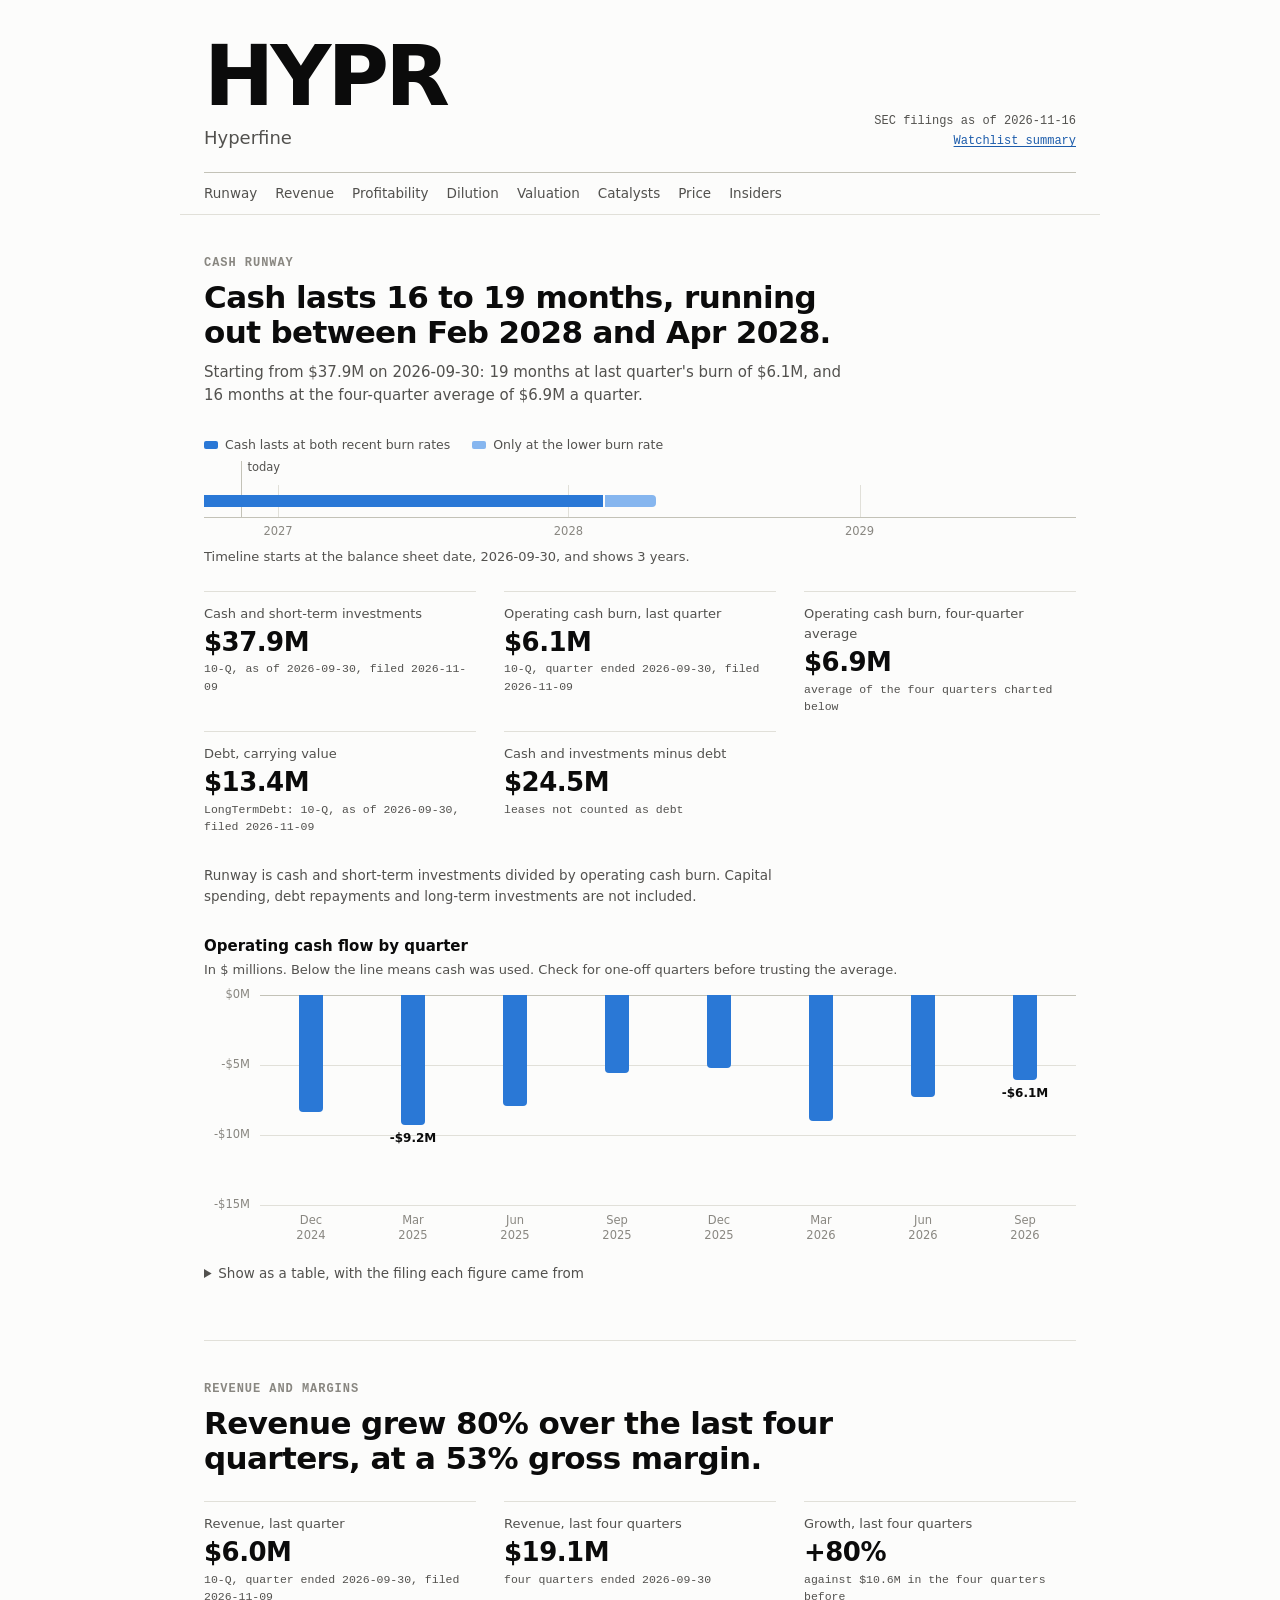
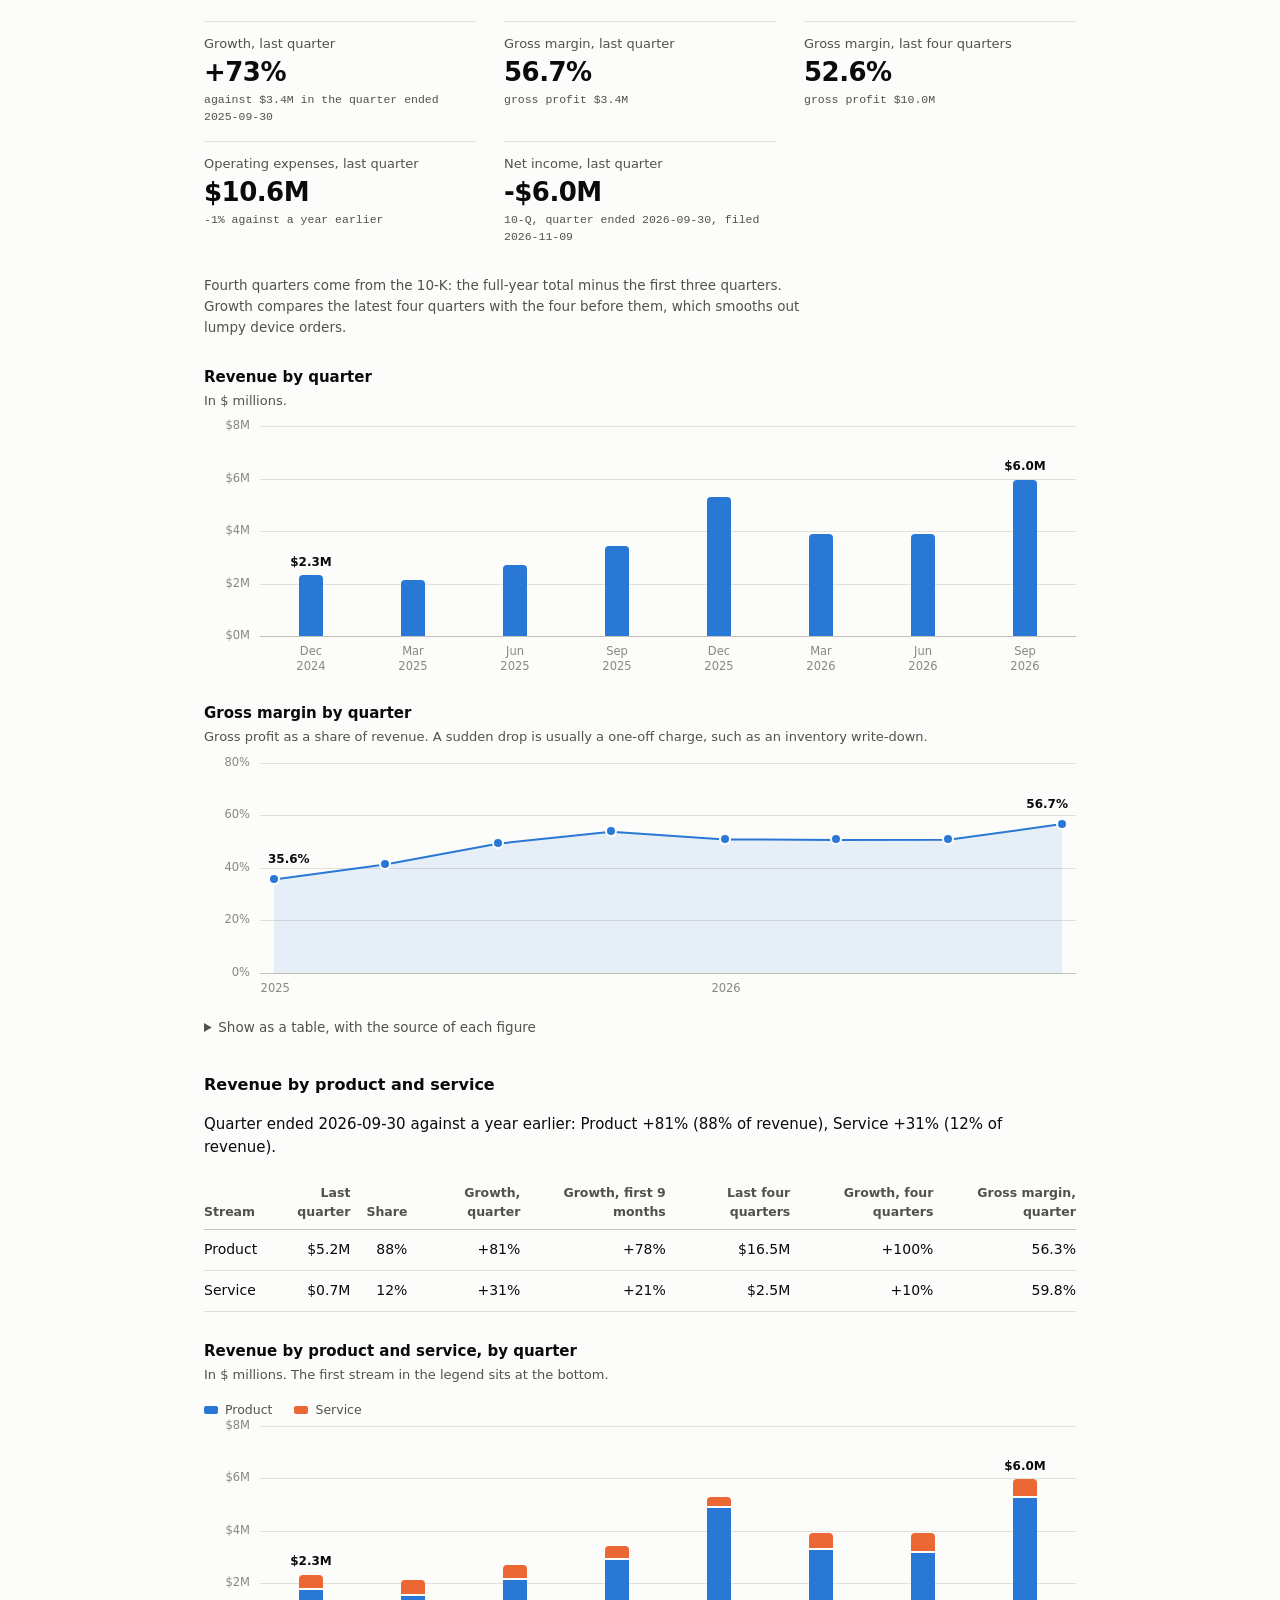
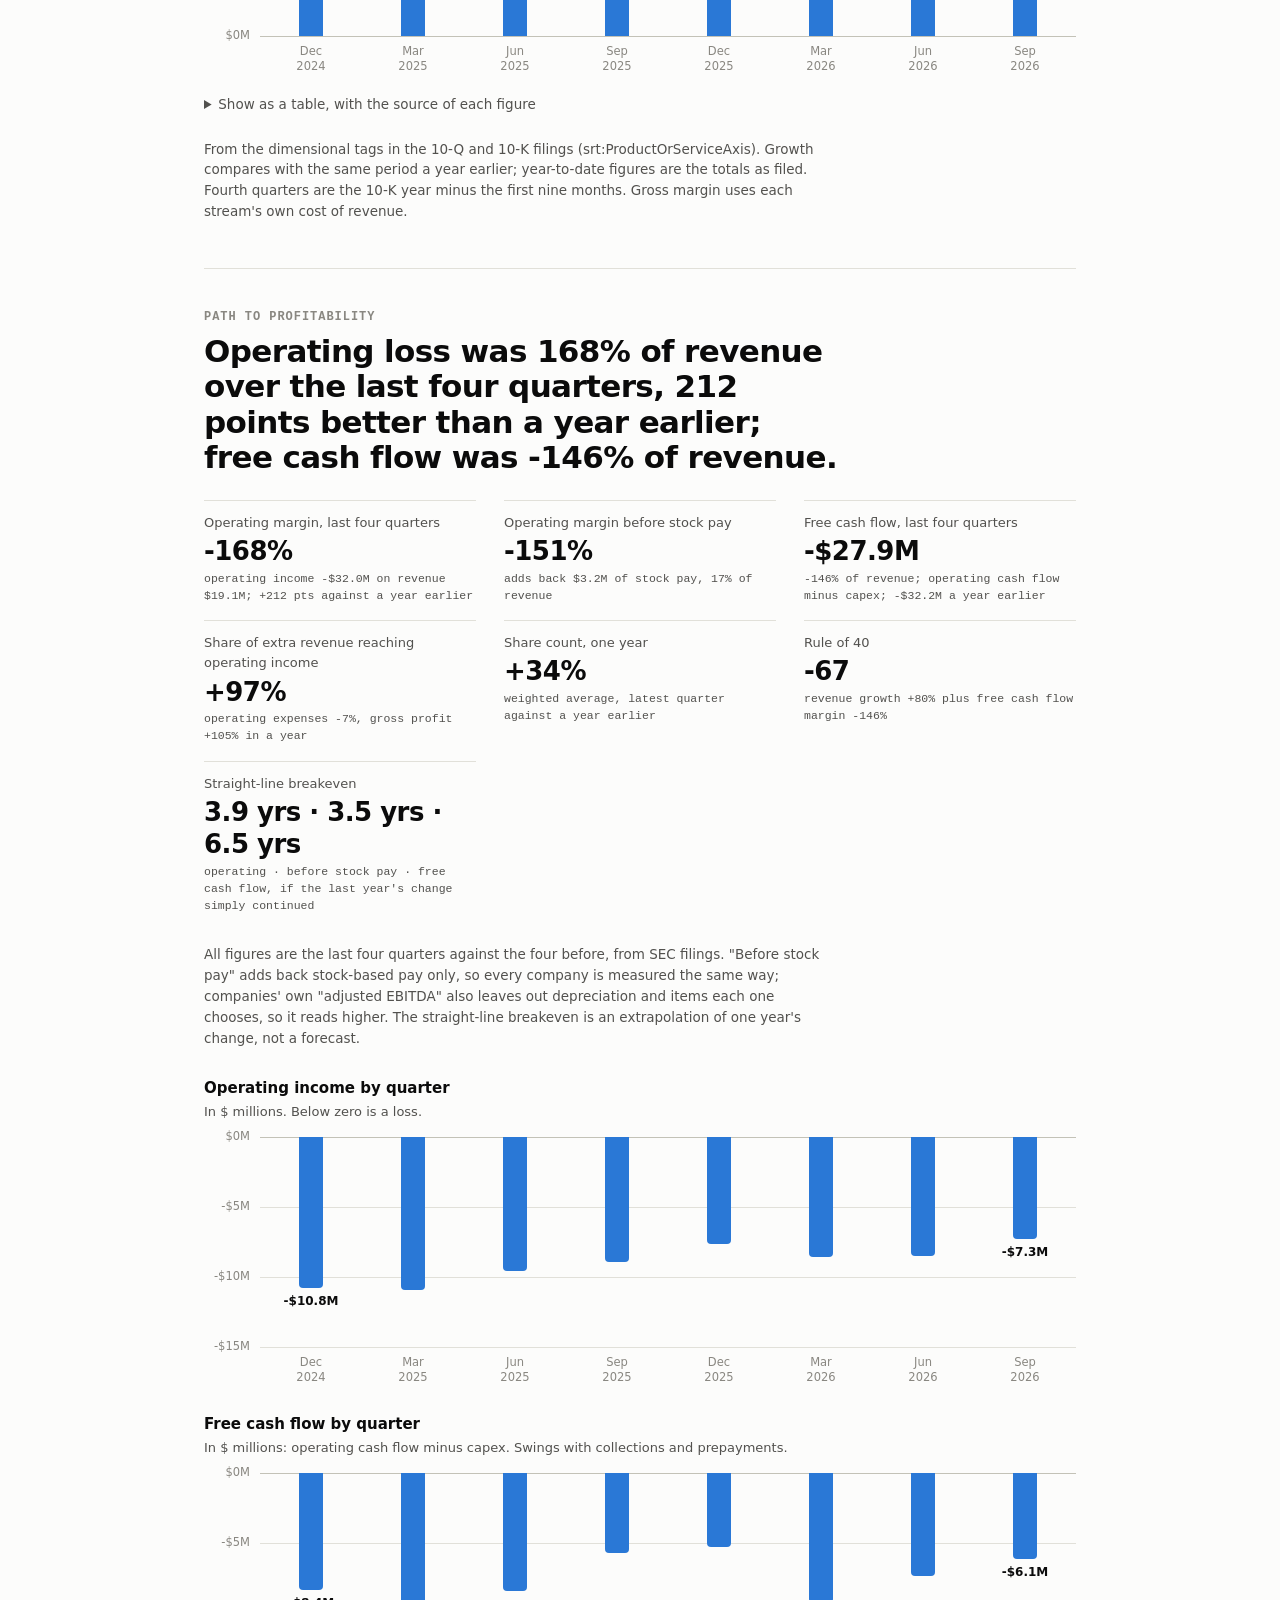
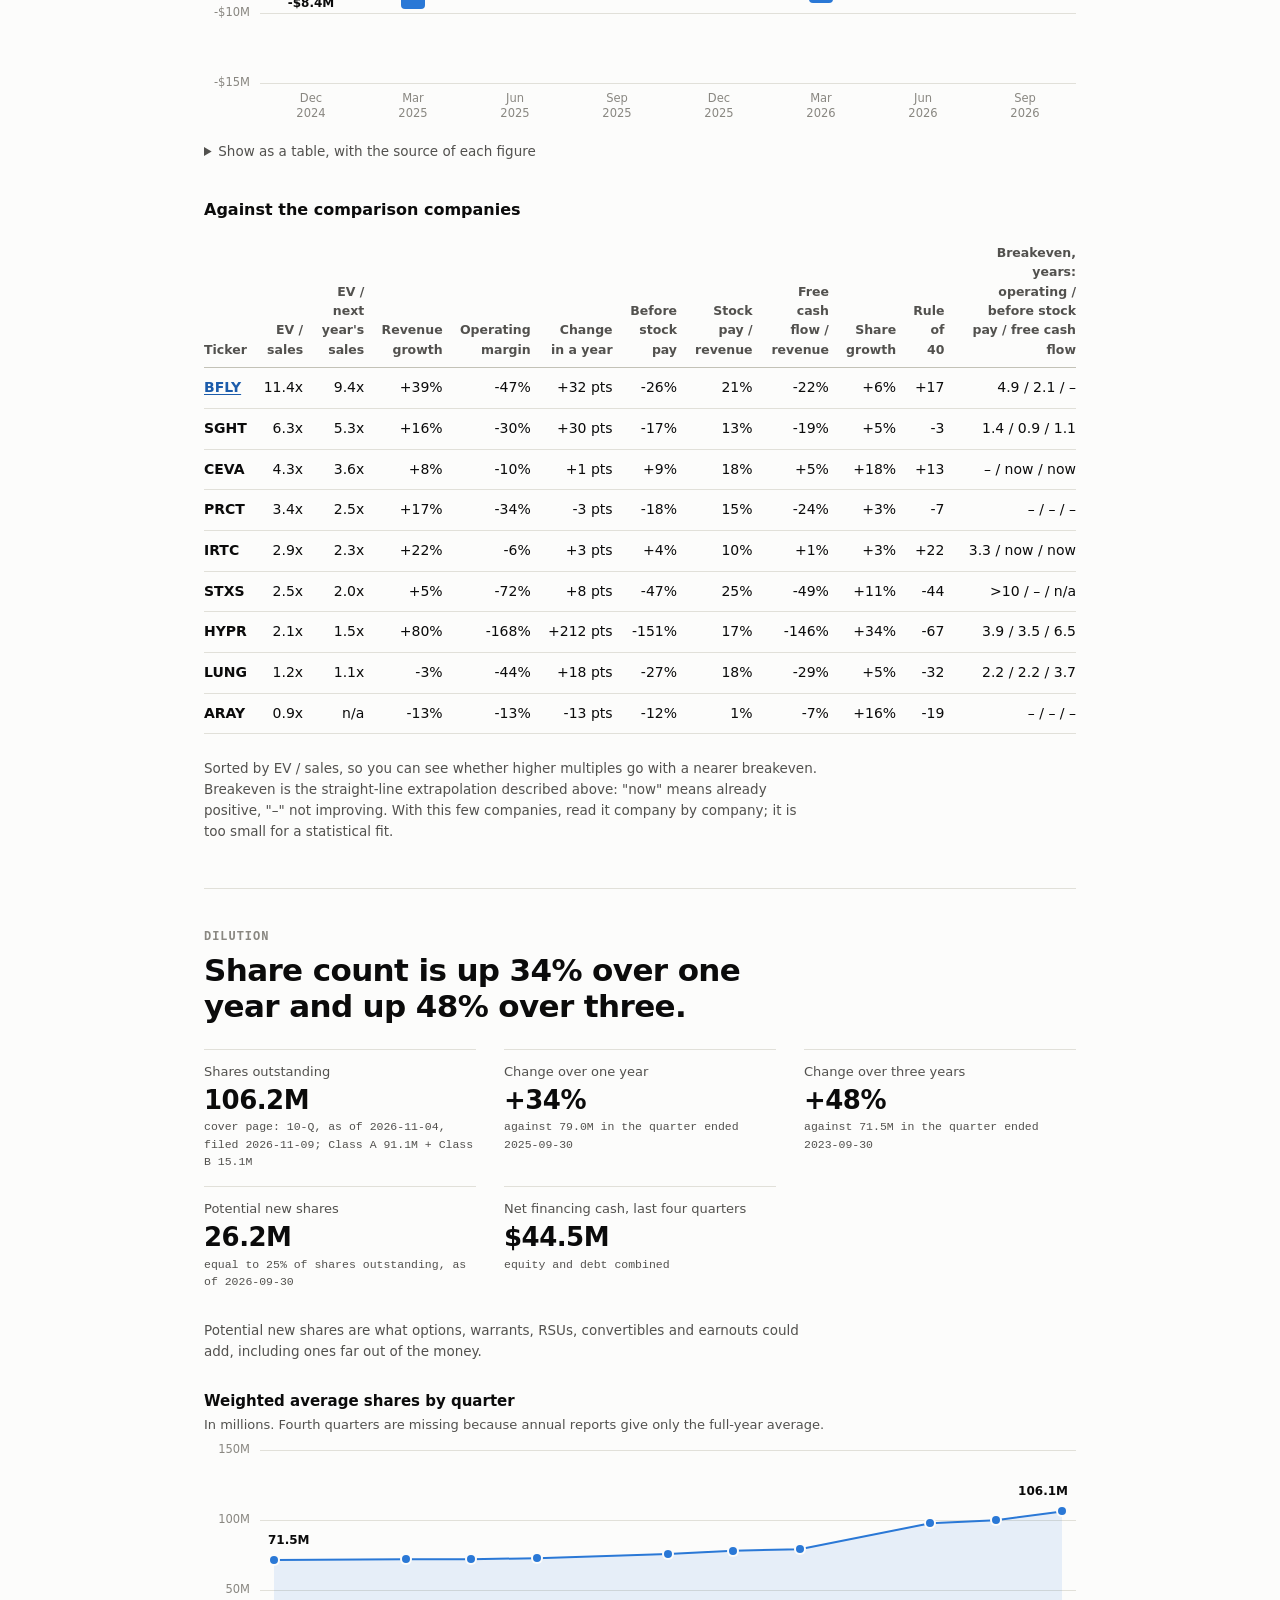
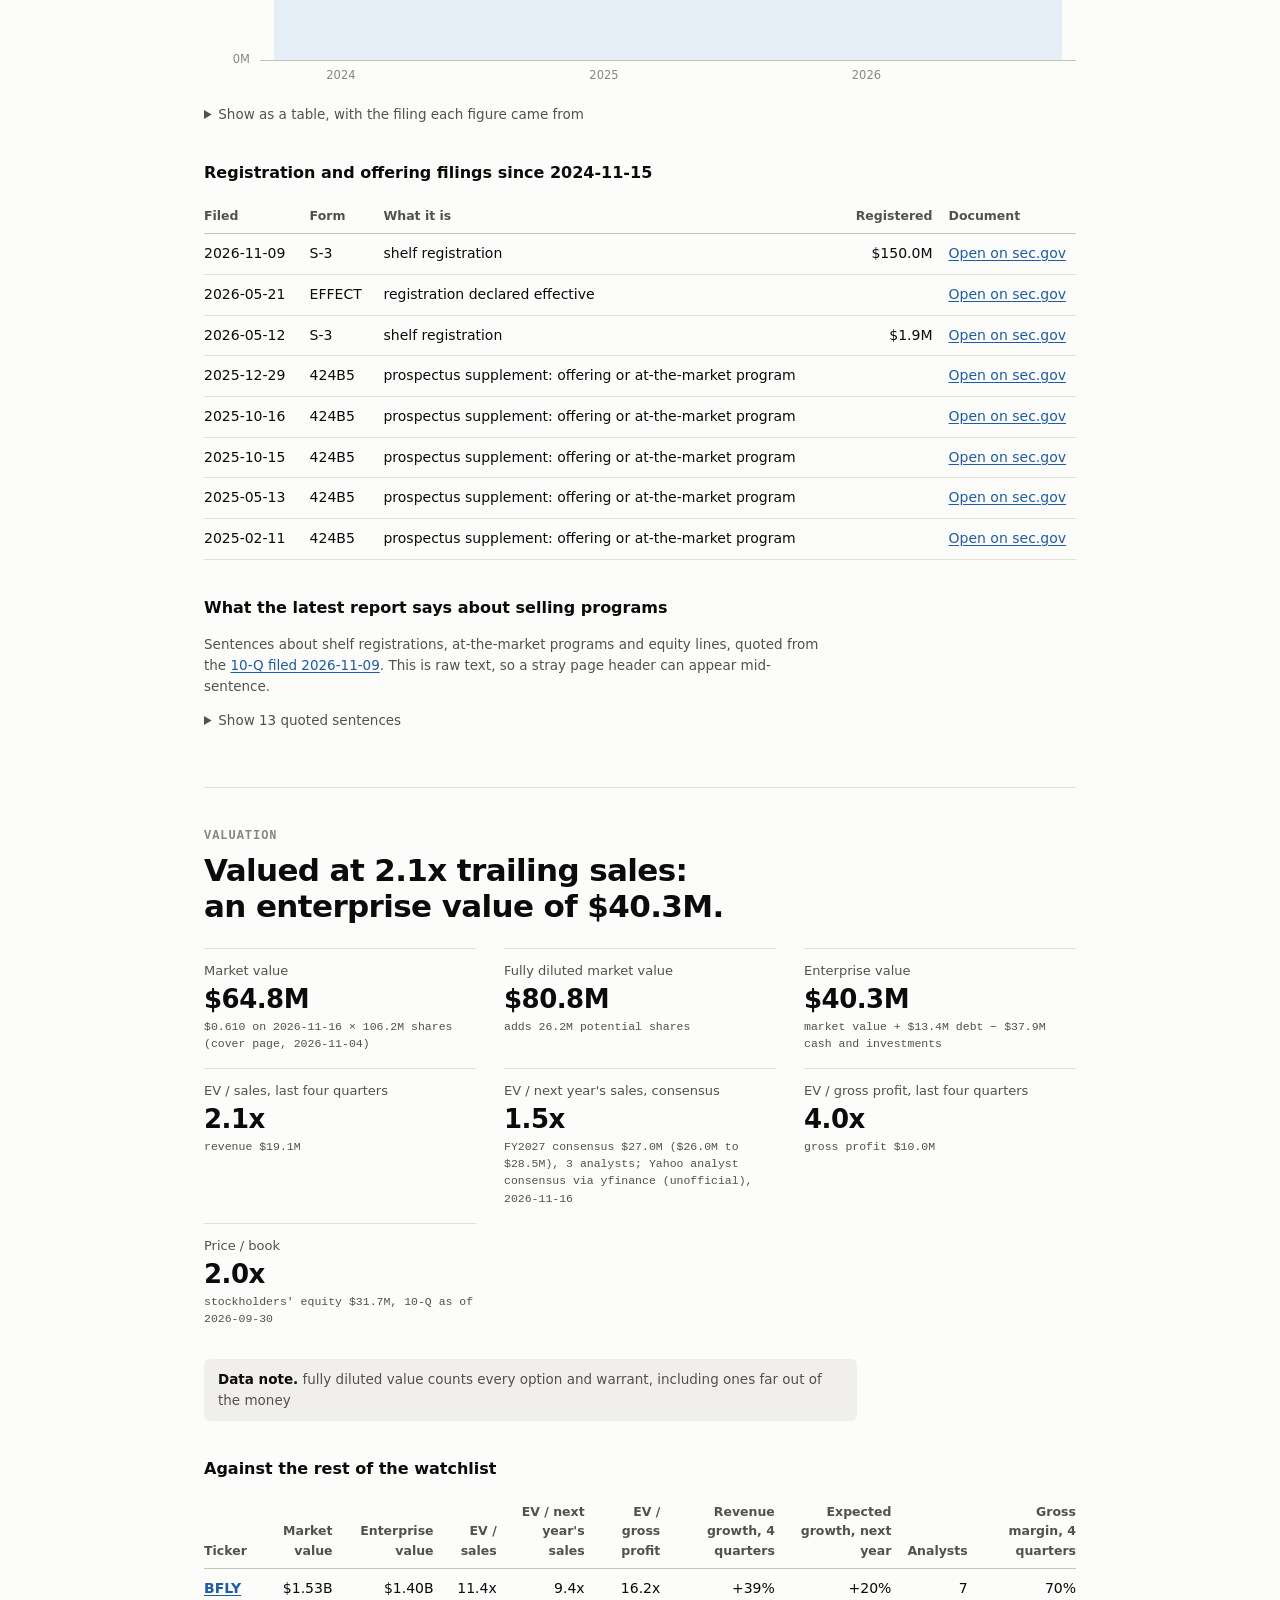
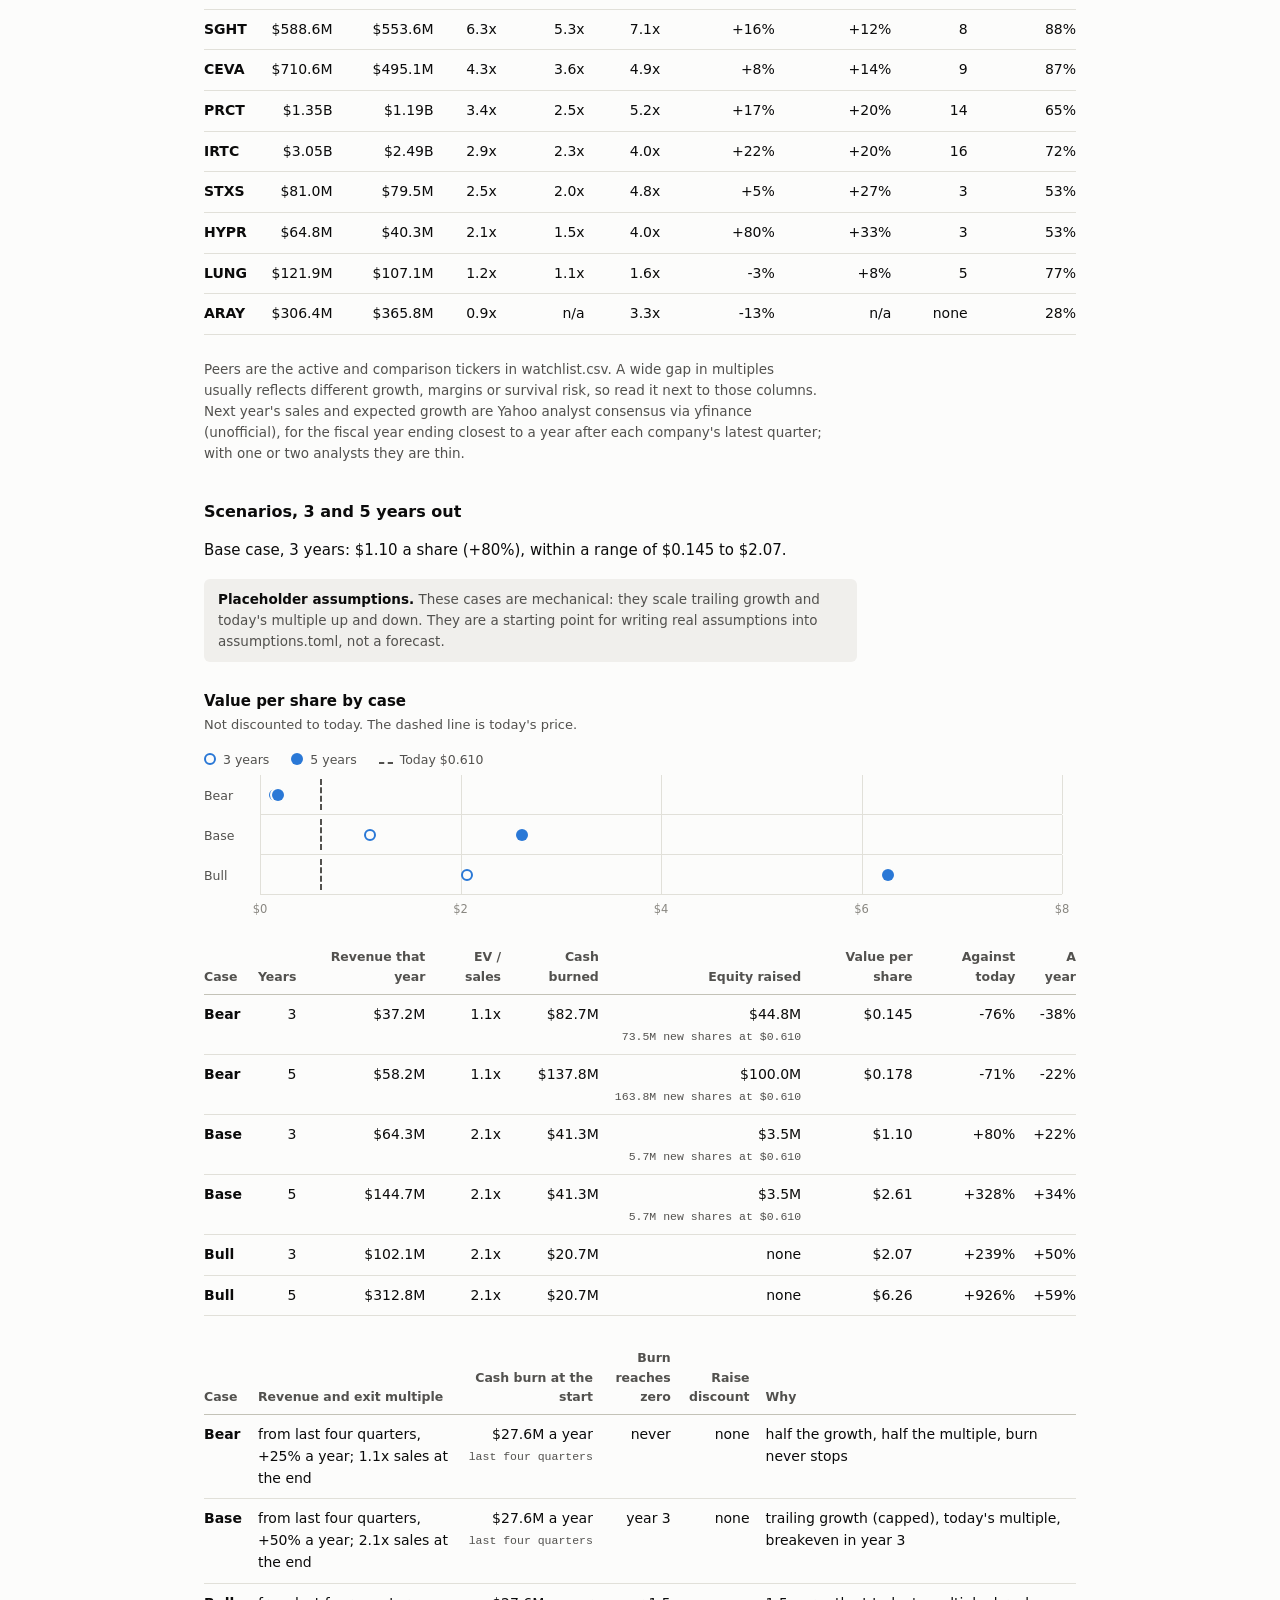
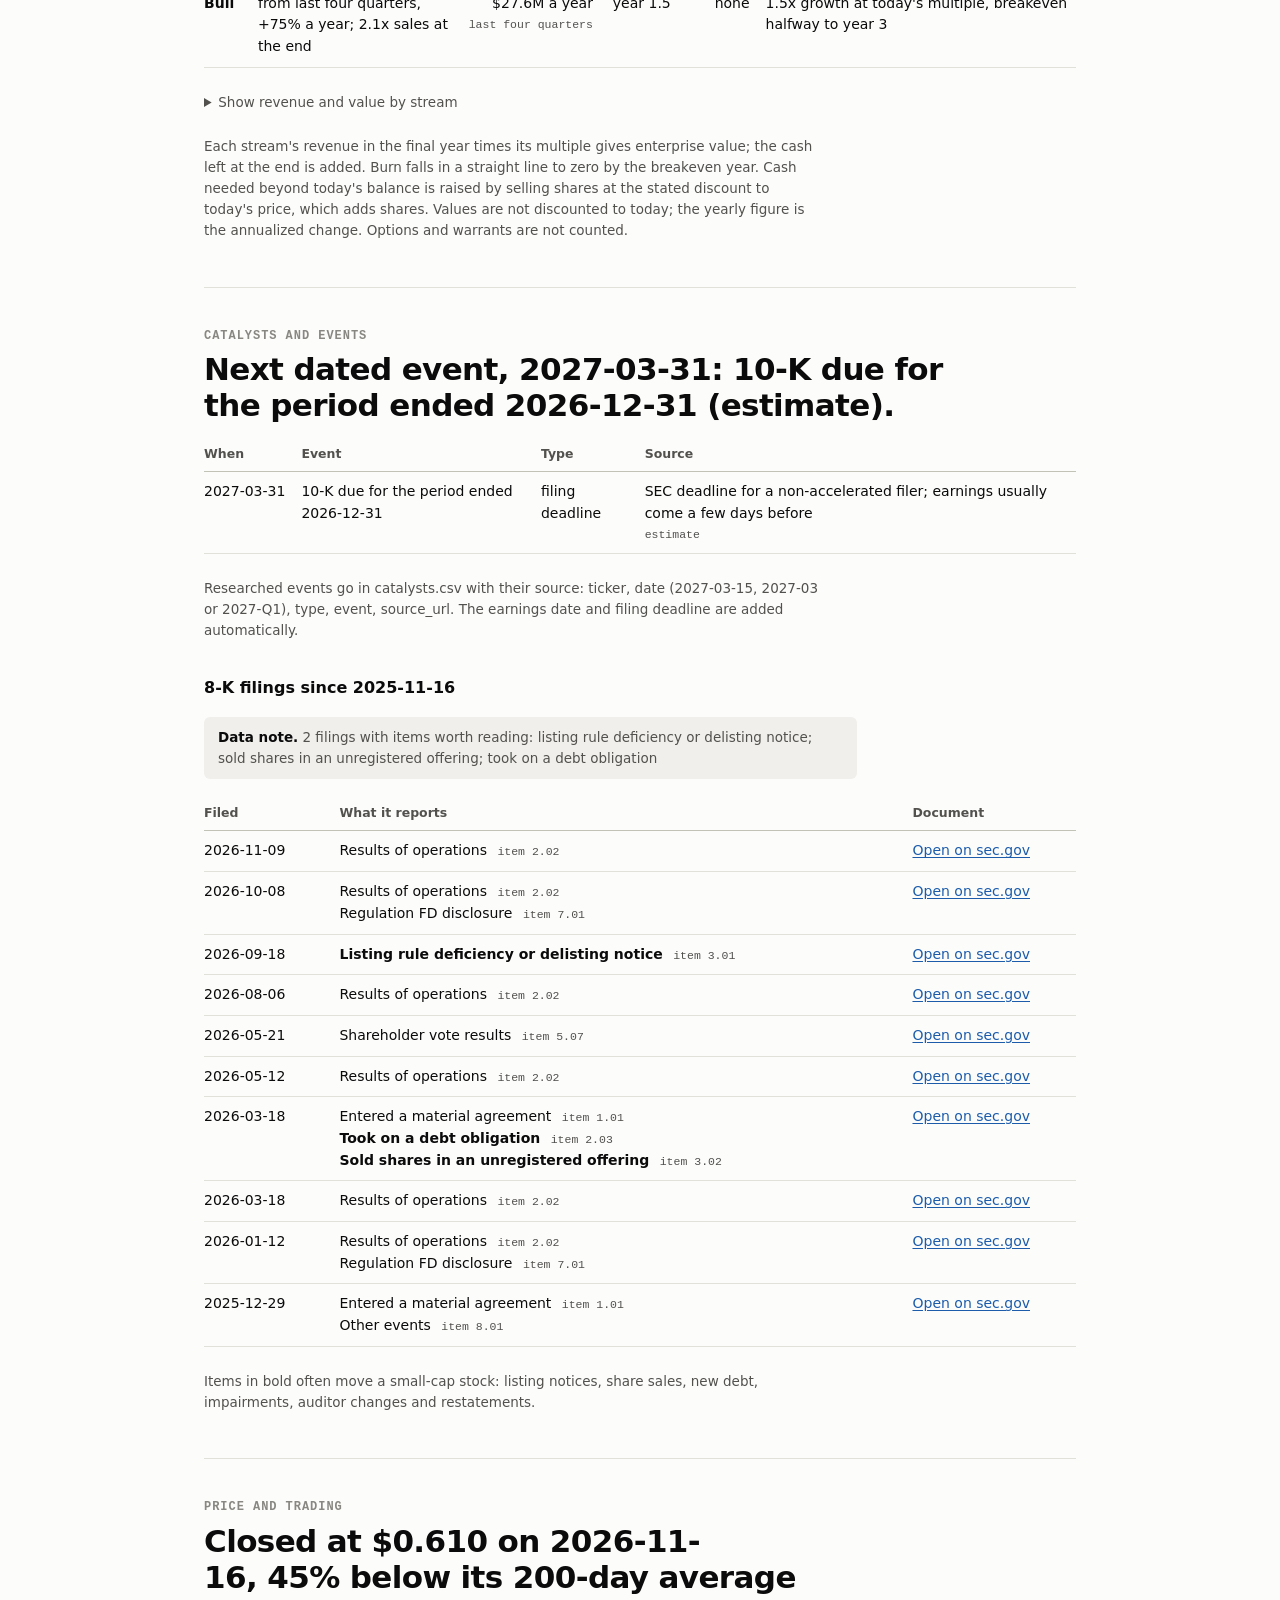
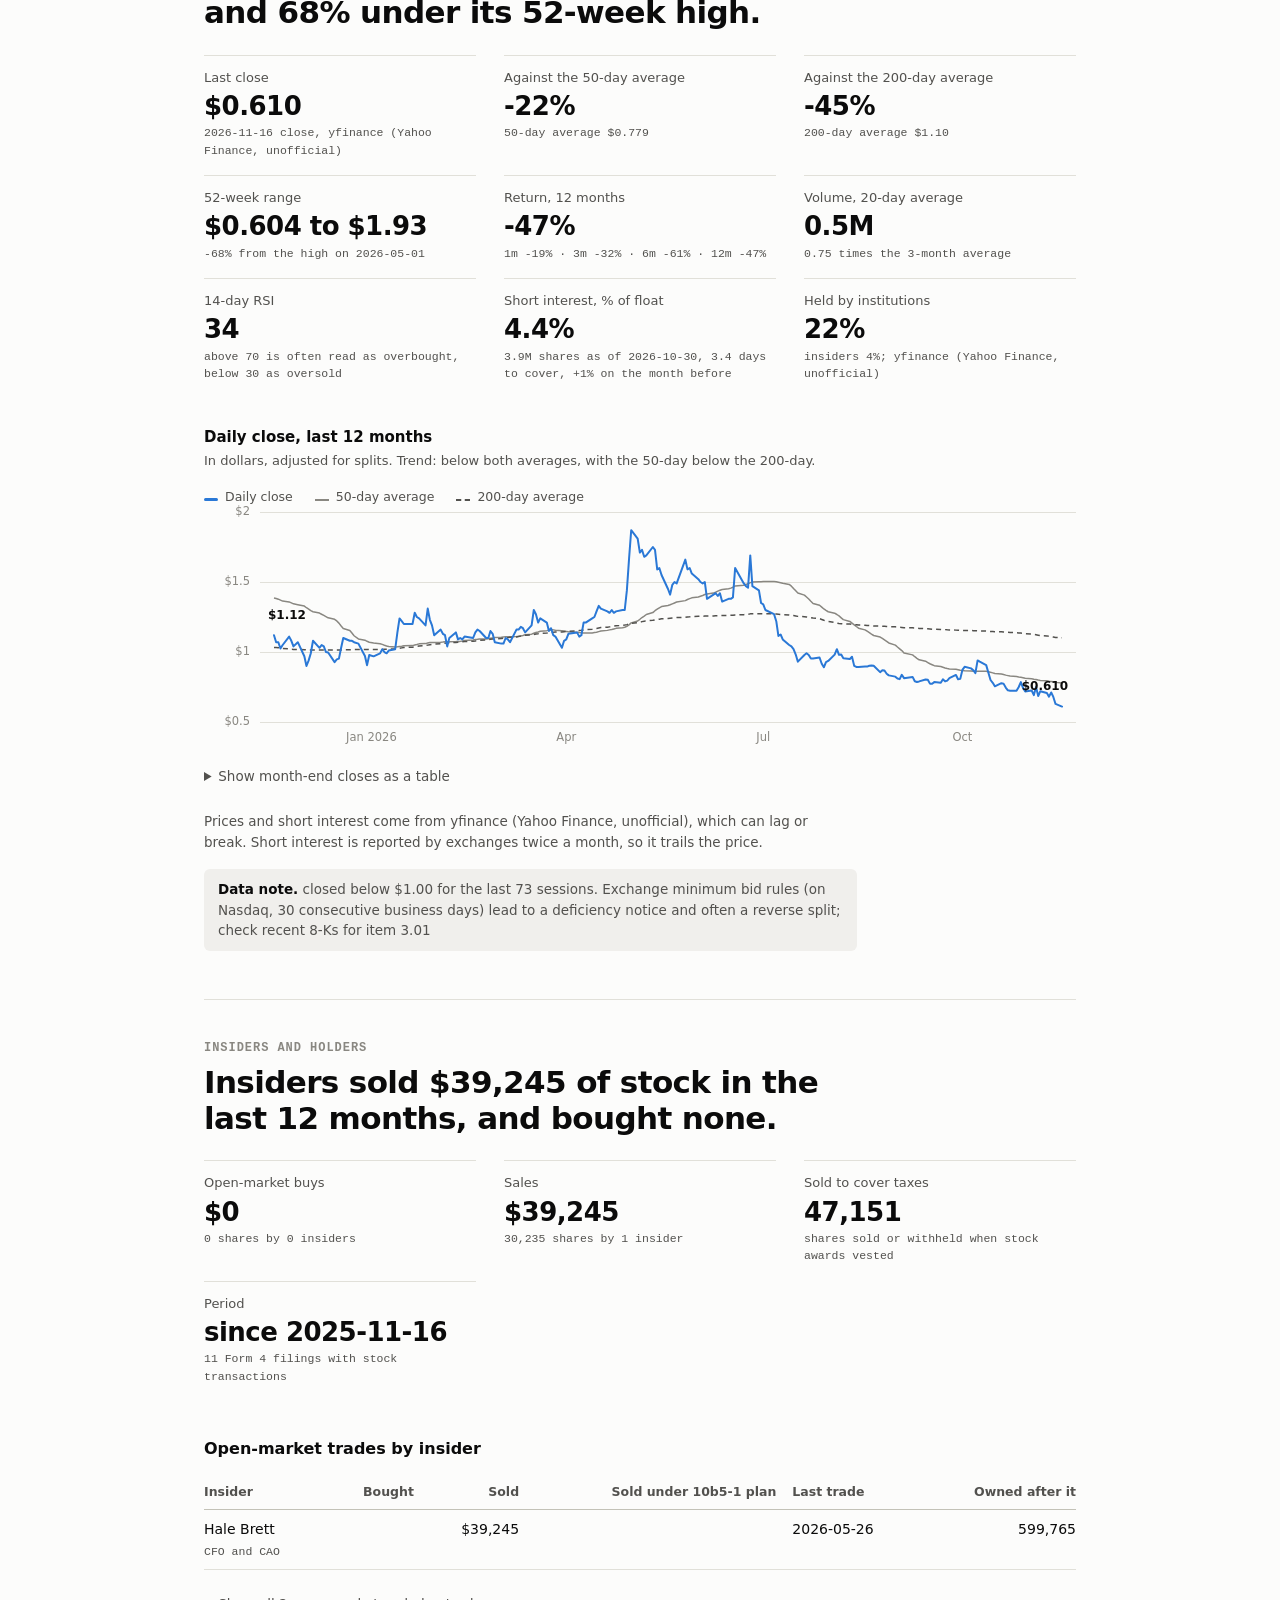
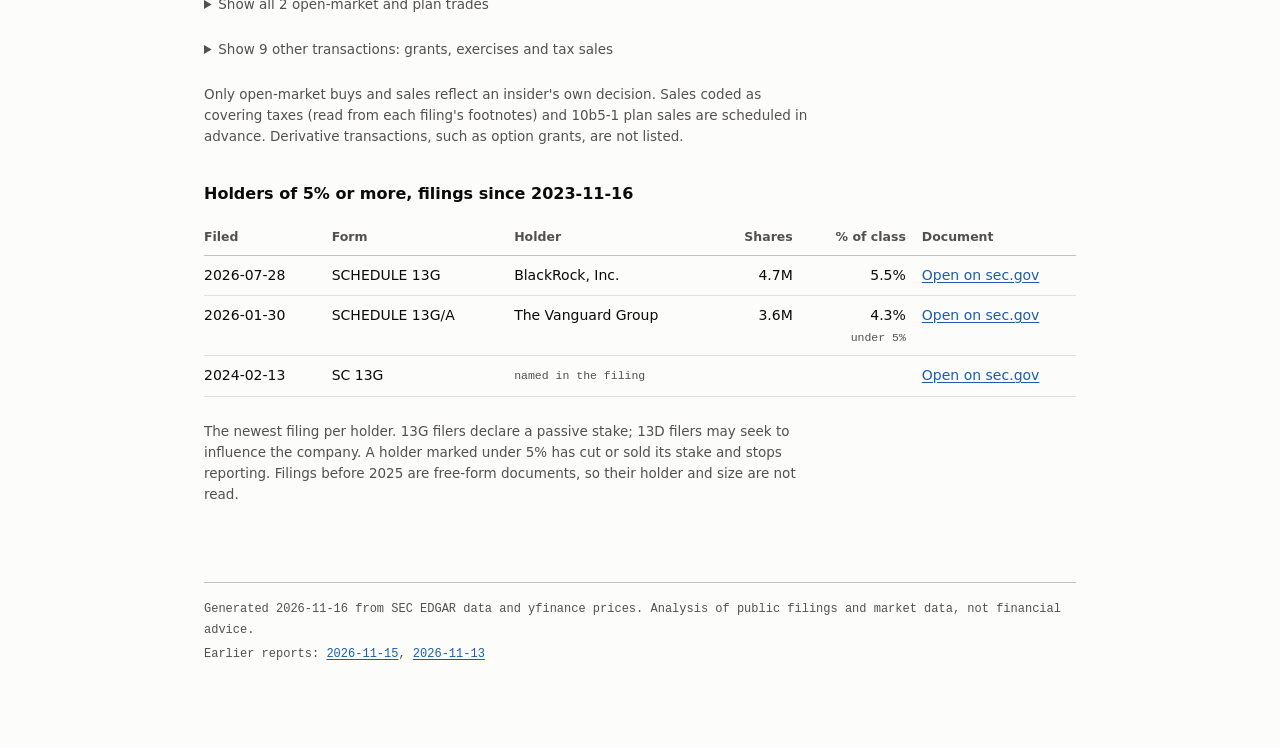
<file: reports/HYPR/2026-11-16.html>
<!doctype html>
<html lang="en">
<head>
<meta charset="utf-8">
<meta name="viewport" content="width=device-width, initial-scale=1">
<title>HYPR report, 2026-11-16</title>
<style>
/* Colour roles. Chart blues were checked with the dataviz palette validator in both modes. */
:root {
  color-scheme: light;
  --surface: #fcfcfb;
  --wash: #f0efec;
  --ink: #0b0b0b;
  --ink-2: #52514e;
  --muted: #898781;
  --grid: #e1e0d9;
  --axis: #c3c2b7;
  --series: #2a78d6;
  --series-pale: #86b6ef;
  /* Categorical slots for stacked series, in fixed order (validated together, both modes). */
  --cat-1: #2a78d6;
  --cat-2: #eb6834;
  --cat-3: #1baf7a;
  --link: #1c5cab;
  --sans: system-ui, -apple-system, "Segoe UI", sans-serif;
  --mono: ui-monospace, "Cascadia Mono", Consolas, "SF Mono", monospace;
}
@media (prefers-color-scheme: dark) {
  :root {
    color-scheme: dark;
    --surface: #1a1a19;
    --wash: #2c2c2a;
    --ink: #f0efec;
    --ink-2: #c3c2b7;
    --muted: #898781;
    --grid: #2c2c2a;
    --axis: #44443f;
    --series: #3987e5;
    --series-pale: #184f95;
    --cat-1: #3987e5;
    --cat-2: #d95926;
    --cat-3: #199e70;
    --link: #86b6ef;
  }
}

* { box-sizing: border-box; }
body {
  margin: 0;
  background: var(--surface);
  color: var(--ink);
  font: 15px/1.55 var(--sans);
  -webkit-text-size-adjust: 100%;
}
main { max-width: 920px; margin: 0 auto; padding: 40px 24px 80px; }
a { color: var(--link); text-underline-offset: 2px; }
a:focus-visible, [tabindex]:focus-visible {
  outline: 2px solid var(--series);
  outline-offset: 2px;
  border-radius: 2px;
}

/* Masthead: the ticker is the page's identity. */
.masthead {
  display: flex;
  flex-wrap: wrap;
  align-items: flex-end;
  justify-content: space-between;
  gap: 12px 24px;
  padding-bottom: 20px;
  border-bottom: 1px solid var(--axis);
}
.wordmark {
  margin: 0;
  font-size: clamp(46px, 10vw, 84px);
  line-height: 0.88;
  font-weight: 800;
  letter-spacing: -0.045em;
}
.company { margin: 10px 0 0; font-size: 18px; color: var(--ink-2); }
.meta { margin: 0; font: 12px/1.7 var(--mono); color: var(--ink-2); text-align: right; }

/* Section links: sticky so any section is one click away on a long page. */
.toc {
  position: sticky;
  top: 0;
  z-index: 5;
  display: flex;
  flex-wrap: wrap;
  gap: 2px 18px;
  margin: 0 -24px;
  padding: 10px 24px;
  background: var(--surface);
  border-bottom: 1px solid var(--grid);
  font-size: 13.5px;
}
.toc a { color: var(--ink-2); text-decoration: none; }
.toc a:hover { color: var(--ink); text-decoration: underline; }
.block { padding: 40px 0 8px; scroll-margin-top: 48px; }
.block + .block { border-top: 1px solid var(--grid); margin-top: 24px; }
.eyebrow {
  margin: 0 0 8px;
  font: 600 12px/1.4 var(--mono);
  letter-spacing: 0.08em;
  text-transform: uppercase;
  color: var(--muted);
}
h2 {
  margin: 0 0 10px;
  max-width: 26em;
  font-size: clamp(23px, 3.6vw, 31px);
  line-height: 1.15;
  font-weight: 700;
  letter-spacing: -0.02em;
  text-wrap: balance;
}
h3 { margin: 36px 0 10px; font-size: 16px; font-weight: 650; }
.lede { margin: 0 0 8px; max-width: 68ch; color: var(--ink-2); }
.small { font-size: 13.5px; color: var(--ink-2); max-width: 72ch; }

/* Figures with their source underneath. */
.stats {
  display: grid;
  grid-template-columns: repeat(auto-fit, minmax(200px, 1fr));
  gap: 0 28px;
  margin: 24px 0 8px;
}
.stat { padding: 12px 0 16px; border-top: 1px solid var(--grid); }
.stat dt { font-size: 13px; color: var(--ink-2); }
.stat dd { margin: 2px 0 0; }
.stat .value { display: block; font-size: 26px; line-height: 1.25; font-weight: 650; letter-spacing: -0.02em; }
.src { display: block; margin-top: 2px; font: 11.5px/1.5 var(--mono); color: var(--ink-2); }

.tag { margin-left: 6px; font: 11.5px/1.5 var(--mono); color: var(--ink-2); white-space: nowrap; }

.note {
  margin: 16px 0;
  padding: 10px 14px;
  max-width: 76ch;
  border-radius: 6px;
  background: var(--wash);
  font-size: 13.5px;
  color: var(--ink-2);
}
.note strong { color: var(--ink); font-weight: 650; }
/* Long text columns keep a readable width; on a narrow screen the table scrolls sideways instead */
th.prose, td.prose { min-width: 34ch; }
th.prose.narrow, td.prose.narrow { min-width: 22ch; }
.note ul { margin: 6px 0 0; padding-left: 18px; }
.note li + li { margin-top: 4px; }

/* Tables */
.table-wrap { overflow-x: auto; margin: 12px 0 24px; }
table { width: 100%; border-collapse: collapse; font-size: 14px; }
th {
  padding: 8px 16px 8px 0;
  border-bottom: 1px solid var(--axis);
  font-size: 12.5px;
  font-weight: 600;
  color: var(--ink-2);
  text-align: left;
  vertical-align: bottom;
}
td { padding: 9px 16px 9px 0; border-bottom: 1px solid var(--grid); vertical-align: top; }
th:last-child, td:last-child { padding-right: 0; }
.num { text-align: right; font-variant-numeric: tabular-nums; white-space: nowrap; }
th.num { white-space: normal; }
td.ticker { font-weight: 700; }
td.date, td.form { white-space: nowrap; font-variant-numeric: tabular-nums; }
details { margin: 4px 0 24px; }
summary { cursor: pointer; font-size: 13.5px; color: var(--ink-2); }

.quotes { list-style: none; margin: 14px 0; padding: 0; max-width: 76ch; }
.quotes li {
  margin-bottom: 10px;
  padding: 2px 0 2px 16px;
  border-left: 2px solid var(--grid);
  font-size: 14.5px;
  color: var(--ink-2);
}

footer {
  margin-top: 56px;
  padding-top: 16px;
  border-top: 1px solid var(--axis);
  font: 12px/1.7 var(--mono);
  color: var(--ink-2);
}
footer p { margin: 0 0 4px; }

/* Charts */
.chart { margin: 28px 0 20px; }
.chart figcaption { margin-bottom: 14px; }
.chart figcaption strong { display: block; font-size: 15px; font-weight: 650; }
.chart figcaption span, .chart-foot { font-size: 13px; color: var(--ink-2); }
.chart-foot { margin: 8px 0 0; }
.plot { display: grid; grid-template-columns: 56px 1fr; height: 210px; }
.yaxis, .area { position: relative; }
.yaxis span {
  position: absolute;
  right: 10px;
  transform: translateY(-50%);
  font-size: 11.5px;
  font-variant-numeric: tabular-nums;
  white-space: nowrap;
  color: var(--muted);
}
.gridline { position: absolute; left: 0; right: 0; height: 1px; background: var(--grid); }
.gridline.zero { background: var(--axis); }

.cols { position: absolute; inset: 0; display: flex; }
.col { position: relative; flex: 1; min-width: 0; }
.bar {
  position: absolute;
  left: 50%;
  width: min(24px, 60%);
  transform: translateX(-50%);
  background: var(--series);
}
.bar.neg { border-radius: 0 0 4px 4px; }
.bar.pos { border-radius: 4px 4px 0 0; }
/* Value range: one track per case, marks on a shared horizontal axis. */
.chart.range .track { display: flex; align-items: center; height: 40px; }
.track-label { width: 56px; flex: none; font-size: 12.5px; color: var(--ink-2); }
.track-line { position: relative; flex: 1; height: 100%; margin-right: 14px; border-bottom: 1px solid var(--grid); }
.vgrid { position: absolute; top: 0; bottom: 0; width: 1px; background: var(--grid); }
.range-ref { position: absolute; top: 4px; bottom: 4px; width: 0; border-left: 2px dashed var(--ink-2); transform: translateX(-1px); }
.mark { position: absolute; top: 50%; width: 24px; height: 24px; transform: translate(-50%, -50%); border-radius: 50%; }
.mark::after {
  content: ""; position: absolute; left: 50%; top: 50%; width: 12px; height: 12px;
  transform: translate(-50%, -50%); border-radius: 50%; box-sizing: border-box;
}
.mark.disc::after { background: var(--series); box-shadow: 0 0 0 2px var(--surface); }
.mark.ring::after { background: var(--surface); border: 2.5px solid var(--series); }
.mark:hover::after, .mark:focus-visible::after { width: 15px; height: 15px; }
.range-axis { position: relative; height: 24px; margin: 0 14px 0 56px; }
.range-axis span { position: absolute; top: 6px; transform: translateX(-50%); font-size: 11.5px; color: var(--muted); }
.sw.mark-key { width: 12px; height: 12px; border-radius: 50%; vertical-align: -1px; }
.sw.mark-key.disc { background: var(--series); }
.sw.mark-key.ring { border: 2.5px solid var(--series); background: transparent; }

/* Stacked columns: categorical colours by series, a 2px surface gap between segments. */
.bar.seg { border-radius: 0; }
.bar.seg.topmost { border-radius: 4px 4px 0 0; }
.bar.seg:not(.lowest) { border-bottom: 2px solid var(--surface); }
.c1 { background: var(--cat-1); }
.c2 { background: var(--cat-2); }
.c3 { background: var(--cat-3); }
.col:hover .bar, .col:focus-visible .bar, .fill:hover, .fill:focus-visible { filter: brightness(1.14); }
.val {
  position: absolute;
  left: 50%;
  transform: translateX(-50%);
  font-size: 12px;
  font-weight: 600;
  white-space: nowrap;
}
.xaxis { display: flex; margin-left: 56px; padding-top: 8px; }
.xaxis span { flex: 1; min-width: 0; text-align: center; font-size: 11.5px; line-height: 1.3; color: var(--muted); }
.xaxis.dated { position: relative; display: block; height: 24px; margin: 0 14px 0 70px; }
.xaxis.dated span { position: absolute; top: 8px; transform: translateX(-50%); }

.area.line { margin: 0 14px; }
.area.line .gridline { left: -14px; right: -14px; }
.area.line svg { position: absolute; inset: 0; width: 100%; height: 100%; overflow: visible; }
.line-path {
  fill: none;
  stroke: var(--series);
  stroke-width: 2;
  stroke-linejoin: round;
  stroke-linecap: round;
  vector-effect: non-scaling-stroke;
}
.line-wash { fill: var(--series); opacity: 0.1; }
/* Reference lines are neutral so the series keeps the only colour; pattern tells them apart. */
.line-ref {
  fill: none;
  stroke: var(--ink-2);
  stroke-width: 1.5;
  stroke-linejoin: round;
  vector-effect: non-scaling-stroke;
}
.line-ref.dashed { stroke-dasharray: 5 4; }
.line-ref.solid { stroke: var(--muted); }
.sw.line { height: 3px; border-radius: 2px; background: var(--series); }
.sw.ref { height: 0; border-radius: 0; }
.sw.ref.dashed { border-top: 2px dashed var(--ink-2); }
.sw.ref.solid { border-top: 2px solid var(--muted); }
/* Dense lines: each point owns a vertical strip; hovering it shows a marker. */
.slice { position: absolute; top: 0; bottom: 0; }
.slice i { position: absolute; display: none; width: 10px; height: 10px; margin: -5px 0 0 -5px;
  border-radius: 50%; background: var(--series); box-shadow: 0 0 0 2px var(--surface); }
.slice:hover i { display: block; }
.slice:hover::before { content: ""; position: absolute; top: 0; bottom: 0; left: 50%; width: 1px; background: var(--axis); }
.dot { position: absolute; width: 24px; height: 24px; transform: translate(-50%, -50%); border-radius: 50%; }
.dot::after {
  content: "";
  position: absolute;
  inset: 8px;
  border-radius: 50%;
  background: var(--series);
  box-shadow: 0 0 0 2px var(--surface);
}
.dot:hover::after, .dot:focus-visible::after { inset: 6px; }
.pt-label { position: absolute; transform: translateY(-100%); font-size: 12px; font-weight: 600; white-space: nowrap; }
.pt-label.first { left: -6px; }
.pt-label.last { right: -6px; }

/* Runway strip */
.legend { display: flex; flex-wrap: wrap; gap: 4px 22px; margin-bottom: 6px; font-size: 12.5px; color: var(--ink-2); }
.sw { display: inline-block; width: 14px; height: 8px; margin-right: 7px; border-radius: 2px; }
.sw.solid, .fill.solid { background: var(--series); }
.sw.pale, .fill.pale { background: var(--series-pale); }
.strip-body { position: relative; padding-top: 24px; --name-w: 0px; }
.strip-body.named { --name-w: 68px; }
.strip-grid { position: absolute; top: 0; bottom: 22px; left: var(--name-w); right: 0; }
.strip-grid i { position: absolute; top: 24px; bottom: 0; width: 1px; background: var(--grid); }
.strip-grid i.today { top: 0; background: var(--axis); }
.strip-grid i.today span {
  position: absolute;
  top: -2px;
  left: 6px;
  font-size: 11.5px;
  font-style: normal;
  color: var(--ink-2);
}
.strip-row {
  position: relative;
  display: grid;
  grid-template-columns: var(--name-w) 1fr;
  align-items: end;
  padding: 10px 0;
}
.strip-name { font-size: 15px; font-weight: 700; line-height: 14px; }
.strip-text { margin: 0 0 6px; font-size: 14px; }
.strip-text span { padding-right: 8px; background: var(--surface); }
.track { position: relative; height: 12px; }
.fill { position: absolute; top: 0; bottom: 0; }
.fill.end { border-radius: 0 4px 4px 0; }
.strip-axis { position: relative; height: 22px; margin-left: var(--name-w); border-top: 1px solid var(--axis); }
.strip-axis span { position: absolute; top: 5px; transform: translateX(-50%); font-size: 11.5px; color: var(--muted); }

/* Hover readout: value first, then what it is, then where it came from. */
.tip {
  position: fixed;
  z-index: 10;
  max-width: 260px;
  padding: 8px 11px;
  border-radius: 6px;
  background: var(--ink);
  color: var(--surface);
  font-size: 12.5px;
  line-height: 1.4;
  pointer-events: none;
  box-shadow: 0 4px 14px rgba(0, 0, 0, 0.18);
}
.tip[hidden] { display: none; }
.tip-value { font-size: 15px; font-weight: 650; }
.tip-detail { margin-top: 2px; font: 11px/1.4 var(--mono); opacity: 0.75; }

@media (max-width: 560px) {
  main { padding: 28px 16px 64px; }
  .toc { margin: 0 -16px; padding: 8px 16px; gap: 2px 14px; }
  .meta { text-align: left; }
  .plot { grid-template-columns: 46px 1fr; }
  .xaxis { margin-left: 46px; }
  .xaxis.dated { margin-left: 60px; }
  .strip-body.named { --name-w: 54px; }
}
@media print {
  .tip { display: none; }
  details > *:not(summary) { display: block; }
}
</style>
</head>
<body>
<main>
<header class="masthead"><div><h1 class="wordmark">HYPR</h1><p class="company">Hyperfine</p></div><p class="meta">SEC filings as of 2026-11-16<br><a href="../index.html">Watchlist summary</a></p></header>
<nav class="toc" aria-label="Sections"><a href="#runway">Runway</a><a href="#revenue">Revenue</a><a href="#profitability">Profitability</a><a href="#dilution">Dilution</a><a href="#valuation">Valuation</a><a href="#catalysts">Catalysts</a><a href="#price">Price</a><a href="#ownership">Insiders</a></nav>
<section class="block" id="runway"><p class="eyebrow">Cash runway</p><h2>Cash lasts 16 to 19 months, running out between Feb 2028 and Apr 2028.</h2><p class="lede">Starting from $37.9M on 2026-09-30: 19 months at last quarter&#x27;s burn of $6.1M, and 16 months at the four-quarter average of $6.9M a quarter.</p><figure class="chart strip"><div class="legend"><span><i class="sw solid"></i>Cash lasts at both recent burn rates</span><span><i class="sw pale"></i>Only at the lower burn rate</span></div><div class="strip-body"><div class="strip-grid"><i style="left:8.49%"></i><i style="left:41.79%"></i><i style="left:75.18%"></i><i class="today" style="left:4.29%"><span>today</span></i></div><div class="strip-row"><div class="strip-name"></div><div class="strip-main"><div class="track"><span class="fill solid" style="left:0.00%;width:45.80%" tabindex="0" data-tip="Cash lasts at both burn rates|to Feb 2028|"></span><span class="fill pale end" style="left:calc(45.80% + 2px);width:calc(6.02% - 2px)" tabindex="0" data-tip="Only at the lower burn rate|to Apr 2028|"></span></div></div></div><div class="strip-axis"><span style="left:8.49%">2027</span><span style="left:41.79%">2028</span><span style="left:75.18%">2029</span></div></div><p class="chart-foot">Timeline starts at the balance sheet date, 2026-09-30, and shows 3 years.</p></figure><dl class="stats"><div class="stat"><dt>Cash and short-term investments</dt><dd><span class="value">$37.9M</span><span class="src">10-Q, as of 2026-09-30, filed 2026-11-09</span></dd></div><div class="stat"><dt>Operating cash burn, last quarter</dt><dd><span class="value">$6.1M</span><span class="src">10-Q, quarter ended 2026-09-30, filed 2026-11-09</span></dd></div><div class="stat"><dt>Operating cash burn, four-quarter average</dt><dd><span class="value">$6.9M</span><span class="src">average of the four quarters charted below</span></dd></div><div class="stat"><dt>Debt, carrying value</dt><dd><span class="value">$13.4M</span><span class="src">LongTermDebt: 10-Q, as of 2026-09-30, filed 2026-11-09</span></dd></div><div class="stat"><dt>Cash and investments minus debt</dt><dd><span class="value">$24.5M</span><span class="src">leases not counted as debt</span></dd></div></dl><p class="small">Runway is cash and short-term investments divided by operating cash burn. Capital spending, debt repayments and long-term investments are not included.</p><figure class="chart"><figcaption><strong>Operating cash flow by quarter</strong><span>In $ millions. Below the line means cash was used. Check for one-off quarters before trusting the average.</span></figcaption><div class="plot"><div class="yaxis"><span style="top:100.00%">-$15M</span><span style="top:66.67%">-$10M</span><span style="top:33.33%">-$5M</span><span style="top:0.00%">$0M</span></div><div class="area"><i class="gridline" style="top:100.00%"></i><i class="gridline" style="top:66.67%"></i><i class="gridline" style="top:33.33%"></i><i class="gridline zero" style="top:0.00%"></i><div class="cols"><div class="col" tabindex="0" data-tip="Quarter ended 2024-12-31|-$8.4M|10-K filed 2026-03-18"><b class="bar neg" style="top:0.00%;height:55.71%"></b></div><div class="col" tabindex="0" data-tip="Quarter ended 2025-03-31|-$9.2M|10-Q filed 2026-05-12"><b class="bar neg" style="top:0.00%;height:61.66%"></b><span class="val" style="top:calc(61.66% + 4px)">-$9.2M</span></div><div class="col" tabindex="0" data-tip="Quarter ended 2025-06-30|-$7.9M|10-Q filed 2026-08-06"><b class="bar neg" style="top:0.00%;height:52.73%"></b></div><div class="col" tabindex="0" data-tip="Quarter ended 2025-09-30|-$5.6M|10-Q filed 2026-11-09"><b class="bar neg" style="top:0.00%;height:37.21%"></b></div><div class="col" tabindex="0" data-tip="Quarter ended 2025-12-31|-$5.2M|10-K filed 2026-03-18"><b class="bar neg" style="top:0.00%;height:34.71%"></b></div><div class="col" tabindex="0" data-tip="Quarter ended 2026-03-31|-$9.0M|10-Q filed 2026-05-12"><b class="bar neg" style="top:0.00%;height:60.05%"></b></div><div class="col" tabindex="0" data-tip="Quarter ended 2026-06-30|-$7.3M|10-Q filed 2026-08-06"><b class="bar neg" style="top:0.00%;height:48.45%"></b></div><div class="col" tabindex="0" data-tip="Quarter ended 2026-09-30|-$6.1M|10-Q filed 2026-11-09"><b class="bar neg" style="top:0.00%;height:40.55%"></b><span class="val" style="top:calc(40.55% + 4px)">-$6.1M</span></div></div></div></div><div class="xaxis"><span>Dec<br>2024</span><span>Mar<br>2025</span><span>Jun<br>2025</span><span>Sep<br>2025</span><span>Dec<br>2025</span><span>Mar<br>2026</span><span>Jun<br>2026</span><span>Sep<br>2026</span></div></figure><details><summary>Show as a table, with the filing each figure came from</summary><div class="table-wrap"><table><thead><tr><th class="date">Quarter ended</th><th class="num">Operating cash flow</th><th class="">Reported in</th></tr></thead><tbody><tr><td class="date">2026-09-30</td><td class="num">-$6.1M</td><td class="">10-Q filed 2026-11-09</td></tr><tr><td class="date">2026-06-30</td><td class="num">-$7.3M</td><td class="">10-Q filed 2026-08-06</td></tr><tr><td class="date">2026-03-31</td><td class="num">-$9.0M</td><td class="">10-Q filed 2026-05-12</td></tr><tr><td class="date">2025-12-31</td><td class="num">-$5.2M</td><td class="">10-K filed 2026-03-18</td></tr><tr><td class="date">2025-09-30</td><td class="num">-$5.6M</td><td class="">10-Q filed 2026-11-09</td></tr><tr><td class="date">2025-06-30</td><td class="num">-$7.9M</td><td class="">10-Q filed 2026-08-06</td></tr><tr><td class="date">2025-03-31</td><td class="num">-$9.2M</td><td class="">10-Q filed 2026-05-12</td></tr><tr><td class="date">2024-12-31</td><td class="num">-$8.4M</td><td class="">10-K filed 2026-03-18</td></tr></tbody></table></div></details></section>
<section class="block" id="revenue"><p class="eyebrow">Revenue and margins</p><h2>Revenue grew 80% over the last four quarters, at a 53% gross margin.</h2><dl class="stats"><div class="stat"><dt>Revenue, last quarter</dt><dd><span class="value">$6.0M</span><span class="src">10-Q, quarter ended 2026-09-30, filed 2026-11-09</span></dd></div><div class="stat"><dt>Revenue, last four quarters</dt><dd><span class="value">$19.1M</span><span class="src">four quarters ended 2026-09-30</span></dd></div><div class="stat"><dt>Growth, last four quarters</dt><dd><span class="value">+80%</span><span class="src">against $10.6M in the four quarters before</span></dd></div><div class="stat"><dt>Growth, last quarter</dt><dd><span class="value">+73%</span><span class="src">against $3.4M in the quarter ended 2025-09-30</span></dd></div><div class="stat"><dt>Gross margin, last quarter</dt><dd><span class="value">56.7%</span><span class="src">gross profit $3.4M</span></dd></div><div class="stat"><dt>Gross margin, last four quarters</dt><dd><span class="value">52.6%</span><span class="src">gross profit $10.0M</span></dd></div><div class="stat"><dt>Operating expenses, last quarter</dt><dd><span class="value">$10.6M</span><span class="src">-1% against a year earlier</span></dd></div><div class="stat"><dt>Net income, last quarter</dt><dd><span class="value">-$6.0M</span><span class="src">10-Q, quarter ended 2026-09-30, filed 2026-11-09</span></dd></div></dl><p class="small">Fourth quarters come from the 10-K: the full-year total minus the first three quarters. Growth compares the latest four quarters with the four before them, which smooths out lumpy device orders.</p><figure class="chart"><figcaption><strong>Revenue by quarter</strong><span>In $ millions.</span></figcaption><div class="plot"><div class="yaxis"><span style="top:100.00%">$0M</span><span style="top:75.00%">$2M</span><span style="top:50.00%">$4M</span><span style="top:25.00%">$6M</span><span style="top:0.00%">$8M</span></div><div class="area"><i class="gridline zero" style="top:100.00%"></i><i class="gridline" style="top:75.00%"></i><i class="gridline" style="top:50.00%"></i><i class="gridline" style="top:25.00%"></i><i class="gridline" style="top:0.00%"></i><div class="cols"><div class="col" tabindex="0" data-tip="Quarter ended 2024-12-31|$2.3M|10-K filed 2026-03-18"><b class="bar pos" style="top:70.99%;height:29.01%"></b><span class="val" style="bottom:calc(29.01% + 4px)">$2.3M</span></div><div class="col" tabindex="0" data-tip="Quarter ended 2025-03-31|$2.1M|10-Q filed 2026-05-12"><b class="bar pos" style="top:73.29%;height:26.71%"></b></div><div class="col" tabindex="0" data-tip="Quarter ended 2025-06-30|$2.7M|10-Q filed 2026-08-06"><b class="bar pos" style="top:66.30%;height:33.70%"></b></div><div class="col" tabindex="0" data-tip="Quarter ended 2025-09-30|$3.4M|10-Q filed 2026-11-09"><b class="bar pos" style="top:57.04%;height:42.96%"></b></div><div class="col" tabindex="0" data-tip="Quarter ended 2025-12-31|$5.3M|10-K filed 2026-03-18"><b class="bar pos" style="top:33.84%;height:66.16%"></b></div><div class="col" tabindex="0" data-tip="Quarter ended 2026-03-31|$3.9M|10-Q filed 2026-05-12"><b class="bar pos" style="top:51.21%;height:48.79%"></b></div><div class="col" tabindex="0" data-tip="Quarter ended 2026-06-30|$3.9M|10-Q filed 2026-08-06"><b class="bar pos" style="top:51.20%;height:48.80%"></b></div><div class="col" tabindex="0" data-tip="Quarter ended 2026-09-30|$6.0M|10-Q filed 2026-11-09"><b class="bar pos" style="top:25.50%;height:74.50%"></b><span class="val" style="bottom:calc(74.50% + 4px)">$6.0M</span></div></div></div></div><div class="xaxis"><span>Dec<br>2024</span><span>Mar<br>2025</span><span>Jun<br>2025</span><span>Sep<br>2025</span><span>Dec<br>2025</span><span>Mar<br>2026</span><span>Jun<br>2026</span><span>Sep<br>2026</span></div></figure><figure class="chart"><figcaption><strong>Gross margin by quarter</strong><span>Gross profit as a share of revenue. A sudden drop is usually a one-off charge, such as an inventory write-down.</span></figcaption><div class="plot"><div class="yaxis"><span style="top:100.00%">0%</span><span style="top:75.00%">20%</span><span style="top:50.00%">40%</span><span style="top:25.00%">60%</span><span style="top:0.00%">80%</span></div><div class="area line"><i class="gridline zero" style="top:100.00%"></i><i class="gridline" style="top:75.00%"></i><i class="gridline" style="top:50.00%"></i><i class="gridline" style="top:25.00%"></i><i class="gridline" style="top:0.00%"></i><svg viewBox="0 0 100 100" preserveAspectRatio="none" aria-hidden="true"><polygon class="line-wash" points="0.00,55.51 14.11,48.35 28.37,38.43 42.79,32.79 57.21,36.38 71.32,36.62 85.58,36.60 100.00,29.07 100.00,100 0.00,100"/><polyline class="line-path" points="0.00,55.51 14.11,48.35 28.37,38.43 42.79,32.79 57.21,36.38 71.32,36.62 85.58,36.60 100.00,29.07"/></svg><span class="dot" style="left:0.00%;top:55.51%" tabindex="0" data-tip="Quarter ended 2024-12-31|35.6%|gross profit / revenue"></span><span class="dot" style="left:14.11%;top:48.35%" tabindex="0" data-tip="Quarter ended 2025-03-31|41.3%|gross profit / revenue"></span><span class="dot" style="left:28.37%;top:38.43%" tabindex="0" data-tip="Quarter ended 2025-06-30|49.3%|gross profit / revenue"></span><span class="dot" style="left:42.79%;top:32.79%" tabindex="0" data-tip="Quarter ended 2025-09-30|53.8%|gross profit / revenue"></span><span class="dot" style="left:57.21%;top:36.38%" tabindex="0" data-tip="Quarter ended 2025-12-31|50.9%|gross profit / revenue"></span><span class="dot" style="left:71.32%;top:36.62%" tabindex="0" data-tip="Quarter ended 2026-03-31|50.7%|gross profit / revenue"></span><span class="dot" style="left:85.58%;top:36.60%" tabindex="0" data-tip="Quarter ended 2026-06-30|50.7%|gross profit / revenue"></span><span class="dot" style="left:100.00%;top:29.07%" tabindex="0" data-tip="Quarter ended 2026-09-30|56.7%|gross profit / revenue"></span><span class="pt-label last" style="top:calc(29.07% - 10px)">56.7%</span><span class="pt-label first" style="top:calc(55.51% - 10px)">35.6%</span></div></div><div class="xaxis dated"><span style="left:0.16%">2025</span><span style="left:57.37%">2026</span></div></figure><details><summary>Show as a table, with the source of each figure</summary><div class="table-wrap"><table><thead><tr><th class="date">Quarter ended</th><th class="num">Revenue</th><th class="num">Gross profit</th><th class="num">Gross margin</th><th class="num">Operating expenses</th><th class="num">Net income</th><th class="">Reported in</th></tr></thead><tbody><tr><td class="date">2026-09-30</td><td class="num">$6.0M</td><td class="num">$3.4M</td><td class="num">56.7%</td><td class="num">$10.6M</td><td class="num">-$6.0M</td><td class="">10-Q, quarter ended 2026-09-30, filed 2026-11-09</td></tr><tr><td class="date">2026-06-30</td><td class="num">$3.9M</td><td class="num">$2.0M</td><td class="num">50.7%</td><td class="num">$10.4M</td><td class="num">-$9.3M</td><td class="">10-Q, quarter ended 2026-06-30, filed 2026-08-06</td></tr><tr><td class="date">2026-03-31</td><td class="num">$3.9M</td><td class="num">$2.0M</td><td class="num">50.7%</td><td class="num">$10.5M</td><td class="num">-$8.6M</td><td class="">10-Q, quarter ended 2026-03-31, filed 2026-05-12</td></tr><tr><td class="date">2025-12-31</td><td class="num">$5.3M</td><td class="num">$2.7M</td><td class="num">50.9%</td><td class="num">$10.4M</td><td class="num">-$5.9M</td><td class="">10-K filed 2026-03-18: 12-month total minus the earlier quarters</td></tr><tr><td class="date">2025-09-30</td><td class="num">$3.4M</td><td class="num">$1.8M</td><td class="num">53.8%</td><td class="num">$10.8M</td><td class="num">-$11.0M</td><td class="">10-Q, quarter ended 2025-09-30, filed 2026-11-09</td></tr><tr><td class="date">2025-06-30</td><td class="num">$2.7M</td><td class="num">$1.3M</td><td class="num">49.3%</td><td class="num">$10.9M</td><td class="num">-$9.2M</td><td class="">10-Q, quarter ended 2025-06-30, filed 2026-08-06</td></tr><tr><td class="date">2025-03-31</td><td class="num">$2.1M</td><td class="num">$0.9M</td><td class="num">41.3%</td><td class="num">$11.8M</td><td class="num">-$9.4M</td><td class="">10-Q, quarter ended 2025-03-31, filed 2026-05-12</td></tr><tr><td class="date">2024-12-31</td><td class="num">$2.3M</td><td class="num">$0.8M</td><td class="num">35.6%</td><td class="num">$11.6M</td><td class="num">-$10.4M</td><td class="">10-K filed 2026-03-18: 12-month total minus the earlier quarters</td></tr></tbody></table></div></details><h3>Revenue by product and service</h3><p>Quarter ended 2026-09-30 against a year earlier: Product +81% (88% of revenue), Service +31% (12% of revenue).</p><div class="table-wrap"><table><thead><tr><th class="">Stream</th><th class="num">Last quarter</th><th class="num">Share</th><th class="num">Growth, quarter</th><th class="num">Growth, first 9 months</th><th class="num">Last four quarters</th><th class="num">Growth, four quarters</th><th class="num">Gross margin, quarter</th></tr></thead><tbody><tr><td class="">Product</td><td class="num">$5.2M</td><td class="num">88%</td><td class="num">+81%</td><td class="num">+78%</td><td class="num">$16.5M</td><td class="num">+100%</td><td class="num">56.3%</td></tr><tr><td class="">Service</td><td class="num">$0.7M</td><td class="num">12%</td><td class="num">+31%</td><td class="num">+21%</td><td class="num">$2.5M</td><td class="num">+10%</td><td class="num">59.8%</td></tr></tbody></table></div><figure class="chart"><figcaption><strong>Revenue by product and service, by quarter</strong><span>In $ millions. The first stream in the legend sits at the bottom.</span></figcaption><div class="legend"><span><i class="sw c1"></i>Product</span><span><i class="sw c2"></i>Service</span></div><div class="plot"><div class="yaxis"><span style="top:100.00%">$0M</span><span style="top:75.00%">$2M</span><span style="top:50.00%">$4M</span><span style="top:25.00%">$6M</span><span style="top:0.00%">$8M</span></div><div class="area"><i class="gridline zero" style="top:100.00%"></i><i class="gridline" style="top:75.00%"></i><i class="gridline" style="top:50.00%"></i><i class="gridline" style="top:25.00%"></i><i class="gridline" style="top:0.00%"></i><div class="cols"><div class="col" tabindex="0" data-tip="Quarter ended 2024-12-31|$2.3M in total|Product $1.7M · Service $0.6M"><b class="bar seg c2 topmost" style="top:70.99%;height:7.22%"></b><b class="bar seg c1 lowest" style="top:78.21%;height:21.79%"></b><span class="val" style="bottom:calc(29.01% + 4px)">$2.3M</span></div><div class="col" tabindex="0" data-tip="Quarter ended 2025-03-31|$2.1M in total|Product $1.5M · Service $0.6M"><b class="bar seg c2 topmost" style="top:73.29%;height:7.69%"></b><b class="bar seg c1 lowest" style="top:80.97%;height:19.03%"></b></div><div class="col" tabindex="0" data-tip="Quarter ended 2025-06-30|$2.7M in total|Product $2.1M · Service $0.6M"><b class="bar seg c2 topmost" style="top:66.30%;height:7.10%"></b><b class="bar seg c1 lowest" style="top:73.40%;height:26.60%"></b></div><div class="col" tabindex="0" data-tip="Quarter ended 2025-09-30|$3.4M in total|Product $2.9M · Service $0.5M"><b class="bar seg c2 topmost" style="top:57.04%;height:6.83%"></b><b class="bar seg c1 lowest" style="top:63.86%;height:36.14%"></b></div><div class="col" tabindex="0" data-tip="Quarter ended 2025-12-31|$5.3M in total|Product $4.9M · Service $0.4M"><b class="bar seg c2 topmost" style="top:33.84%;height:5.45%"></b><b class="bar seg c1 lowest" style="top:39.29%;height:60.71%"></b></div><div class="col" tabindex="0" data-tip="Quarter ended 2026-03-31|$3.9M in total|Product $3.3M · Service $0.6M"><b class="bar seg c2 topmost" style="top:51.21%;height:8.08%"></b><b class="bar seg c1 lowest" style="top:59.29%;height:40.71%"></b></div><div class="col" tabindex="0" data-tip="Quarter ended 2026-06-30|$3.9M in total|Product $3.2M · Service $0.7M"><b class="bar seg c2 topmost" style="top:51.20%;height:9.17%"></b><b class="bar seg c1 lowest" style="top:60.38%;height:39.62%"></b></div><div class="col" tabindex="0" data-tip="Quarter ended 2026-09-30|$6.0M in total|Product $5.2M · Service $0.7M"><b class="bar seg c2 topmost" style="top:25.50%;height:8.96%"></b><b class="bar seg c1 lowest" style="top:34.46%;height:65.54%"></b><span class="val" style="bottom:calc(74.50% + 4px)">$6.0M</span></div></div></div></div><div class="xaxis"><span>Dec<br>2024</span><span>Mar<br>2025</span><span>Jun<br>2025</span><span>Sep<br>2025</span><span>Dec<br>2025</span><span>Mar<br>2026</span><span>Jun<br>2026</span><span>Sep<br>2026</span></div></figure><details><summary>Show as a table, with the source of each figure</summary><div class="table-wrap"><table><thead><tr><th class="date">Quarter ended</th><th class="num">Product</th><th class="num">Service</th><th class="">Reported in</th></tr></thead><tbody><tr><td class="date">2026-09-30</td><td class="num">$5.2M</td><td class="num">$0.7M</td><td class="">10-Q, quarter ended 2026-09-30, filed 2026-11-09</td></tr><tr><td class="date">2026-06-30</td><td class="num">$3.2M</td><td class="num">$0.7M</td><td class="">10-Q, quarter ended 2026-06-30, filed 2026-08-06</td></tr><tr><td class="date">2026-03-31</td><td class="num">$3.3M</td><td class="num">$0.6M</td><td class="">10-Q, quarter ended 2026-03-31, filed 2026-05-12</td></tr><tr><td class="date">2025-12-31</td><td class="num">$4.9M</td><td class="num">$0.4M</td><td class="">10-K filed 2026-03-18: 12-month total minus the earlier quarters</td></tr><tr><td class="date">2025-09-30</td><td class="num">$2.9M</td><td class="num">$0.5M</td><td class="">10-Q, quarter ended 2025-09-30, filed 2026-11-09</td></tr><tr><td class="date">2025-06-30</td><td class="num">$2.1M</td><td class="num">$0.6M</td><td class="">10-Q, quarter ended 2025-06-30, filed 2026-08-06</td></tr><tr><td class="date">2025-03-31</td><td class="num">$1.5M</td><td class="num">$0.6M</td><td class="">10-Q, quarter ended 2025-03-31, filed 2026-05-12</td></tr><tr><td class="date">2024-12-31</td><td class="num">$1.7M</td><td class="num">$0.6M</td><td class="">10-K filed 2026-03-18: 12-month total minus the earlier quarters</td></tr></tbody></table></div></details><p class="small">From the dimensional tags in the 10-Q and 10-K filings (srt:ProductOrServiceAxis). Growth compares with the same period a year earlier; year-to-date figures are the totals as filed. Fourth quarters are the 10-K year minus the first nine months. Gross margin uses each stream's own cost of revenue.</p></section>
<section class="block" id="profitability"><p class="eyebrow">Path to profitability</p><h2>Operating loss was 168% of revenue over the last four quarters, 212 points better than a year earlier; free cash flow was -146% of revenue.</h2><dl class="stats"><div class="stat"><dt>Operating margin, last four quarters</dt><dd><span class="value">-168%</span><span class="src">operating income -$32.0M on revenue $19.1M; +212 pts against a year earlier</span></dd></div><div class="stat"><dt>Operating margin before stock pay</dt><dd><span class="value">-151%</span><span class="src">adds back $3.2M of stock pay, 17% of revenue</span></dd></div><div class="stat"><dt>Free cash flow, last four quarters</dt><dd><span class="value">-$27.9M</span><span class="src">-146% of revenue; operating cash flow minus capex; -$32.2M a year earlier</span></dd></div><div class="stat"><dt>Share of extra revenue reaching operating income</dt><dd><span class="value">+97%</span><span class="src">operating expenses -7%, gross profit +105% in a year</span></dd></div><div class="stat"><dt>Share count, one year</dt><dd><span class="value">+34%</span><span class="src">weighted average, latest quarter against a year earlier</span></dd></div><div class="stat"><dt>Rule of 40</dt><dd><span class="value">-67</span><span class="src">revenue growth +80% plus free cash flow margin -146%</span></dd></div><div class="stat"><dt>Straight-line breakeven</dt><dd><span class="value">3.9 yrs · 3.5 yrs · 6.5 yrs</span><span class="src">operating · before stock pay · free cash flow, if the last year&#x27;s change simply continued</span></dd></div></dl><p class="small">All figures are the last four quarters against the four before, from SEC filings. "Before stock pay" adds back stock-based pay only, so every company is measured the same way; companies' own "adjusted EBITDA" also leaves out depreciation and items each one chooses, so it reads higher. The straight-line breakeven is an extrapolation of one year's change, not a forecast.</p><figure class="chart"><figcaption><strong>Operating income by quarter</strong><span>In $ millions. Below zero is a loss.</span></figcaption><div class="plot"><div class="yaxis"><span style="top:100.00%">-$15M</span><span style="top:66.67%">-$10M</span><span style="top:33.33%">-$5M</span><span style="top:0.00%">$0M</span></div><div class="area"><i class="gridline" style="top:100.00%"></i><i class="gridline" style="top:66.67%"></i><i class="gridline" style="top:33.33%"></i><i class="gridline zero" style="top:0.00%"></i><div class="cols"><div class="col" tabindex="0" data-tip="Quarter ended 2024-12-31|-$10.8M|10-K filed 2026-03-18"><b class="bar neg" style="top:0.00%;height:71.77%"></b><span class="val" style="top:calc(71.77% + 4px)">-$10.8M</span></div><div class="col" tabindex="0" data-tip="Quarter ended 2025-03-31|-$10.9M|10-Q filed 2026-05-12"><b class="bar neg" style="top:0.00%;height:72.68%"></b></div><div class="col" tabindex="0" data-tip="Quarter ended 2025-06-30|-$9.6M|10-Q filed 2026-08-06"><b class="bar neg" style="top:0.00%;height:63.97%"></b></div><div class="col" tabindex="0" data-tip="Quarter ended 2025-09-30|-$8.9M|10-Q filed 2026-11-09"><b class="bar neg" style="top:0.00%;height:59.47%"></b></div><div class="col" tabindex="0" data-tip="Quarter ended 2025-12-31|-$7.7M|10-K filed 2026-03-18"><b class="bar neg" style="top:0.00%;height:51.12%"></b></div><div class="col" tabindex="0" data-tip="Quarter ended 2026-03-31|-$8.6M|10-Q filed 2026-05-12"><b class="bar neg" style="top:0.00%;height:57.05%"></b></div><div class="col" tabindex="0" data-tip="Quarter ended 2026-06-30|-$8.5M|10-Q filed 2026-08-06"><b class="bar neg" style="top:0.00%;height:56.46%"></b></div><div class="col" tabindex="0" data-tip="Quarter ended 2026-09-30|-$7.3M|10-Q filed 2026-11-09"><b class="bar neg" style="top:0.00%;height:48.38%"></b><span class="val" style="top:calc(48.38% + 4px)">-$7.3M</span></div></div></div></div><div class="xaxis"><span>Dec<br>2024</span><span>Mar<br>2025</span><span>Jun<br>2025</span><span>Sep<br>2025</span><span>Dec<br>2025</span><span>Mar<br>2026</span><span>Jun<br>2026</span><span>Sep<br>2026</span></div></figure><figure class="chart"><figcaption><strong>Free cash flow by quarter</strong><span>In $ millions: operating cash flow minus capex. Swings with collections and prepayments.</span></figcaption><div class="plot"><div class="yaxis"><span style="top:100.00%">-$15M</span><span style="top:66.67%">-$10M</span><span style="top:33.33%">-$5M</span><span style="top:0.00%">$0M</span></div><div class="area"><i class="gridline" style="top:100.00%"></i><i class="gridline" style="top:66.67%"></i><i class="gridline" style="top:33.33%"></i><i class="gridline zero" style="top:0.00%"></i><div class="cols"><div class="col" tabindex="0" data-tip="Quarter ended 2024-12-31|-$8.4M|10-K filed 2026-03-18: 12-month total minus the earlier quarters"><b class="bar neg" style="top:0.00%;height:55.77%"></b><span class="val" style="top:calc(55.77% + 4px)">-$8.4M</span></div><div class="col" tabindex="0" data-tip="Quarter ended 2025-03-31|-$9.7M|10-Q, quarter ended 2025-03-31, filed 2026-05-12"><b class="bar neg" style="top:0.00%;height:64.81%"></b></div><div class="col" tabindex="0" data-tip="Quarter ended 2025-06-30|-$8.4M|10-Q filed 2026-08-06: 6-month total minus the earlier quarters"><b class="bar neg" style="top:0.00%;height:56.20%"></b></div><div class="col" tabindex="0" data-tip="Quarter ended 2025-09-30|-$5.7M|10-Q filed 2026-11-09: 9-month total minus the earlier quarters"><b class="bar neg" style="top:0.00%;height:38.08%"></b></div><div class="col" tabindex="0" data-tip="Quarter ended 2025-12-31|-$5.3M|10-K filed 2026-03-18: 12-month total minus the earlier quarters"><b class="bar neg" style="top:0.00%;height:35.13%"></b></div><div class="col" tabindex="0" data-tip="Quarter ended 2026-03-31|-$9.2M|10-Q, quarter ended 2026-03-31, filed 2026-05-12"><b class="bar neg" style="top:0.00%;height:61.67%"></b></div><div class="col" tabindex="0" data-tip="Quarter ended 2026-06-30|-$7.3M|10-Q filed 2026-08-06: 6-month total minus the earlier quarters"><b class="bar neg" style="top:0.00%;height:48.65%"></b></div><div class="col" tabindex="0" data-tip="Quarter ended 2026-09-30|-$6.1M|10-Q filed 2026-11-09: 9-month total minus the earlier quarters"><b class="bar neg" style="top:0.00%;height:40.69%"></b><span class="val" style="top:calc(40.69% + 4px)">-$6.1M</span></div></div></div></div><div class="xaxis"><span>Dec<br>2024</span><span>Mar<br>2025</span><span>Jun<br>2025</span><span>Sep<br>2025</span><span>Dec<br>2025</span><span>Mar<br>2026</span><span>Jun<br>2026</span><span>Sep<br>2026</span></div></figure><details><summary>Show as a table, with the source of each figure</summary><div class="table-wrap"><table><thead><tr><th class="date">Quarter ended</th><th class="num">Operating income</th><th class="num">Stock pay</th><th class="num">Before stock pay</th><th class="num">Free cash flow</th><th class="">Reported in</th></tr></thead><tbody><tr><td class="date">2026-09-30</td><td class="num">-$7.3M</td><td class="num">$1.0M</td><td class="num">-$6.3M</td><td class="num">-$6.1M</td><td class="">10-Q, quarter ended 2026-09-30, filed 2026-11-09</td></tr><tr><td class="date">2026-06-30</td><td class="num">-$8.5M</td><td class="num">$0.9M</td><td class="num">-$7.6M</td><td class="num">-$7.3M</td><td class="">10-Q, quarter ended 2026-06-30, filed 2026-08-06</td></tr><tr><td class="date">2026-03-31</td><td class="num">-$8.6M</td><td class="num">$0.6M</td><td class="num">-$7.9M</td><td class="num">-$9.2M</td><td class="">10-Q, quarter ended 2026-03-31, filed 2026-05-12</td></tr><tr><td class="date">2025-12-31</td><td class="num">-$7.7M</td><td class="num">$0.7M</td><td class="num">-$7.0M</td><td class="num">-$5.3M</td><td class="">10-K filed 2026-03-18: 12-month total minus the earlier quarters</td></tr><tr><td class="date">2025-09-30</td><td class="num">-$8.9M</td><td class="num">$0.6M</td><td class="num">-$8.3M</td><td class="num">-$5.7M</td><td class="">10-Q, quarter ended 2025-09-30, filed 2026-11-09</td></tr><tr><td class="date">2025-06-30</td><td class="num">-$9.6M</td><td class="num">$0.5M</td><td class="num">-$9.0M</td><td class="num">-$8.4M</td><td class="">10-Q, quarter ended 2025-06-30, filed 2026-08-06</td></tr><tr><td class="date">2025-03-31</td><td class="num">-$10.9M</td><td class="num">$0.9M</td><td class="num">-$10.0M</td><td class="num">-$9.7M</td><td class="">10-Q, quarter ended 2025-03-31, filed 2026-05-12</td></tr><tr><td class="date">2024-12-31</td><td class="num">-$10.8M</td><td class="num">$1.1M</td><td class="num">-$9.7M</td><td class="num">-$8.4M</td><td class="">10-K filed 2026-03-18: 12-month total minus the earlier quarters</td></tr></tbody></table></div></details><h3>Against the comparison companies</h3><div class="table-wrap"><table><thead><tr><th class="ticker">Ticker</th><th class="num">EV / sales</th><th class="num">EV / next year&#x27;s sales</th><th class="num">Revenue growth</th><th class="num">Operating margin</th><th class="num">Change in a year</th><th class="num">Before stock pay</th><th class="num">Stock pay / revenue</th><th class="num">Free cash flow / revenue</th><th class="num">Share growth</th><th class="num">Rule of 40</th><th class="num">Breakeven, years: operating / before stock pay / free cash flow</th></tr></thead><tbody><tr><td class="ticker"><a href="../BFLY/2026-11-16.html">BFLY</a></td><td class="num">11.4x</td><td class="num">9.4x</td><td class="num">+39%</td><td class="num">-47%</td><td class="num">+32 pts</td><td class="num">-26%</td><td class="num">21%</td><td class="num">-22%</td><td class="num">+6%</td><td class="num">+17</td><td class="num">4.9 / 2.1 / –</td></tr><tr><td class="ticker">SGHT</td><td class="num">6.3x</td><td class="num">5.3x</td><td class="num">+16%</td><td class="num">-30%</td><td class="num">+30 pts</td><td class="num">-17%</td><td class="num">13%</td><td class="num">-19%</td><td class="num">+5%</td><td class="num">-3</td><td class="num">1.4 / 0.9 / 1.1</td></tr><tr><td class="ticker">CEVA</td><td class="num">4.3x</td><td class="num">3.6x</td><td class="num">+8%</td><td class="num">-10%</td><td class="num">+1 pts</td><td class="num">+9%</td><td class="num">18%</td><td class="num">+5%</td><td class="num">+18%</td><td class="num">+13</td><td class="num">– / now / now</td></tr><tr><td class="ticker">PRCT</td><td class="num">3.4x</td><td class="num">2.5x</td><td class="num">+17%</td><td class="num">-34%</td><td class="num">-3 pts</td><td class="num">-18%</td><td class="num">15%</td><td class="num">-24%</td><td class="num">+3%</td><td class="num">-7</td><td class="num">– / – / –</td></tr><tr><td class="ticker">IRTC</td><td class="num">2.9x</td><td class="num">2.3x</td><td class="num">+22%</td><td class="num">-6%</td><td class="num">+3 pts</td><td class="num">+4%</td><td class="num">10%</td><td class="num">+1%</td><td class="num">+3%</td><td class="num">+22</td><td class="num">3.3 / now / now</td></tr><tr><td class="ticker">STXS</td><td class="num">2.5x</td><td class="num">2.0x</td><td class="num">+5%</td><td class="num">-72%</td><td class="num">+8 pts</td><td class="num">-47%</td><td class="num">25%</td><td class="num">-49%</td><td class="num">+11%</td><td class="num">-44</td><td class="num">&gt;10 / – / n/a</td></tr><tr><td class="ticker"><strong>HYPR</strong></td><td class="num">2.1x</td><td class="num">1.5x</td><td class="num">+80%</td><td class="num">-168%</td><td class="num">+212 pts</td><td class="num">-151%</td><td class="num">17%</td><td class="num">-146%</td><td class="num">+34%</td><td class="num">-67</td><td class="num">3.9 / 3.5 / 6.5</td></tr><tr><td class="ticker">LUNG</td><td class="num">1.2x</td><td class="num">1.1x</td><td class="num">-3%</td><td class="num">-44%</td><td class="num">+18 pts</td><td class="num">-27%</td><td class="num">18%</td><td class="num">-29%</td><td class="num">+5%</td><td class="num">-32</td><td class="num">2.2 / 2.2 / 3.7</td></tr><tr><td class="ticker">ARAY</td><td class="num">0.9x</td><td class="num">n/a</td><td class="num">-13%</td><td class="num">-13%</td><td class="num">-13 pts</td><td class="num">-12%</td><td class="num">1%</td><td class="num">-7%</td><td class="num">+16%</td><td class="num">-19</td><td class="num">– / – / –</td></tr></tbody></table></div><p class="small">Sorted by EV / sales, so you can see whether higher multiples go with a nearer breakeven. Breakeven is the straight-line extrapolation described above: "now" means already positive, "–" not improving. With this few companies, read it company by company; it is too small for a statistical fit.</p></section>
<section class="block" id="dilution"><p class="eyebrow">Dilution</p><h2>Share count is up 34% over one year and up 48% over three.</h2><dl class="stats"><div class="stat"><dt>Shares outstanding</dt><dd><span class="value">106.2M</span><span class="src">cover page: 10-Q, as of 2026-11-04, filed 2026-11-09; Class A 91.1M + Class B 15.1M</span></dd></div><div class="stat"><dt>Change over one year</dt><dd><span class="value">+34%</span><span class="src">against 79.0M in the quarter ended 2025-09-30</span></dd></div><div class="stat"><dt>Change over three years</dt><dd><span class="value">+48%</span><span class="src">against 71.5M in the quarter ended 2023-09-30</span></dd></div><div class="stat"><dt>Potential new shares</dt><dd><span class="value">26.2M</span><span class="src">equal to 25% of shares outstanding, as of 2026-09-30</span></dd></div><div class="stat"><dt>Net financing cash, last four quarters</dt><dd><span class="value">$44.5M</span><span class="src">equity and debt combined</span></dd></div></dl><p class="small">Potential new shares are what options, warrants, RSUs, convertibles and earnouts could add, including ones far out of the money.</p><figure class="chart"><figcaption><strong>Weighted average shares by quarter</strong><span>In millions. Fourth quarters are missing because annual reports give only the full-year average.</span></figcaption><div class="plot"><div class="yaxis"><span style="top:100.00%">0M</span><span style="top:66.67%">50M</span><span style="top:33.33%">100M</span><span style="top:0.00%">150M</span></div><div class="area line"><i class="gridline zero" style="top:100.00%"></i><i class="gridline" style="top:66.67%"></i><i class="gridline" style="top:33.33%"></i><i class="gridline" style="top:0.00%"></i><svg viewBox="0 0 100 100" preserveAspectRatio="none" aria-hidden="true"><polygon class="line-wash" points="0.00,52.36 16.70,52.04 25.00,51.97 33.39,51.55 50.00,49.54 58.30,47.95 66.70,47.31 83.30,34.87 91.61,33.47 100.00,29.26 100.00,100 0.00,100"/><polyline class="line-path" points="0.00,52.36 16.70,52.04 25.00,51.97 33.39,51.55 50.00,49.54 58.30,47.95 66.70,47.31 83.30,34.87 91.61,33.47 100.00,29.26"/></svg><span class="dot" style="left:0.00%;top:52.36%" tabindex="0" data-tip="Quarter ended 2023-09-30|71.5M|10-Q filed 2024-11-12"></span><span class="dot" style="left:16.70%;top:52.04%" tabindex="0" data-tip="Quarter ended 2024-03-31|71.9M|10-Q filed 2025-05-13"></span><span class="dot" style="left:25.00%;top:51.97%" tabindex="0" data-tip="Quarter ended 2024-06-30|72.0M|10-Q filed 2025-08-13"></span><span class="dot" style="left:33.39%;top:51.55%" tabindex="0" data-tip="Quarter ended 2024-09-30|72.7M|10-Q filed 2025-11-13"></span><span class="dot" style="left:50.00%;top:49.54%" tabindex="0" data-tip="Quarter ended 2025-03-31|75.7M|10-Q filed 2026-05-12"></span><span class="dot" style="left:58.30%;top:47.95%" tabindex="0" data-tip="Quarter ended 2025-06-30|78.1M|10-Q filed 2026-08-06"></span><span class="dot" style="left:66.70%;top:47.31%" tabindex="0" data-tip="Quarter ended 2025-09-30|79.0M|10-Q filed 2026-11-09"></span><span class="dot" style="left:83.30%;top:34.87%" tabindex="0" data-tip="Quarter ended 2026-03-31|97.7M|10-Q filed 2026-05-12"></span><span class="dot" style="left:91.61%;top:33.47%" tabindex="0" data-tip="Quarter ended 2026-06-30|99.8M|10-Q filed 2026-08-06"></span><span class="dot" style="left:100.00%;top:29.26%" tabindex="0" data-tip="Quarter ended 2026-09-30|106.1M|10-Q filed 2026-11-09"></span><span class="pt-label last" style="top:calc(29.26% - 10px)">106.1M</span><span class="pt-label first" style="top:calc(52.36% - 10px)">71.5M</span></div></div><div class="xaxis dated"><span style="left:8.49%">2024</span><span style="left:41.88%">2025</span><span style="left:75.18%">2026</span></div></figure><details><summary>Show as a table, with the filing each figure came from</summary><div class="table-wrap"><table><thead><tr><th class="date">Quarter ended</th><th class="num">Weighted average shares</th><th class="">Reported in</th></tr></thead><tbody><tr><td class="date">2026-09-30</td><td class="num">106.1M</td><td class="">10-Q filed 2026-11-09</td></tr><tr><td class="date">2026-06-30</td><td class="num">99.8M</td><td class="">10-Q filed 2026-08-06</td></tr><tr><td class="date">2026-03-31</td><td class="num">97.7M</td><td class="">10-Q filed 2026-05-12</td></tr><tr><td class="date">2025-09-30</td><td class="num">79.0M</td><td class="">10-Q filed 2026-11-09</td></tr><tr><td class="date">2025-06-30</td><td class="num">78.1M</td><td class="">10-Q filed 2026-08-06</td></tr><tr><td class="date">2025-03-31</td><td class="num">75.7M</td><td class="">10-Q filed 2026-05-12</td></tr><tr><td class="date">2024-09-30</td><td class="num">72.7M</td><td class="">10-Q filed 2025-11-13</td></tr><tr><td class="date">2024-06-30</td><td class="num">72.0M</td><td class="">10-Q filed 2025-08-13</td></tr><tr><td class="date">2024-03-31</td><td class="num">71.9M</td><td class="">10-Q filed 2025-05-13</td></tr><tr><td class="date">2023-09-30</td><td class="num">71.5M</td><td class="">10-Q filed 2024-11-12</td></tr></tbody></table></div></details><h3>Registration and offering filings since 2024-11-15</h3><div class="table-wrap"><table><thead><tr><th class="date">Filed</th><th class="form">Form</th><th class="">What it is</th><th class="num">Registered</th><th class="">Document</th></tr></thead><tbody><tr><td class="date">2026-11-09</td><td class="form">S-3</td><td class="">shelf registration</td><td class="num">$150.0M</td><td class=""><a href="https://www.sec.gov/Archives/edgar/data/1833769/000119312526453850/d919001ds3.htm">Open on sec.gov</a></td></tr><tr><td class="date">2026-05-21</td><td class="form">EFFECT</td><td class="">registration declared effective</td><td class="num"></td><td class=""><a href="https://www.sec.gov/Archives/edgar/data/1833769/999999999526001730/xslEFFECTX01/primary_doc.xml">Open on sec.gov</a></td></tr><tr><td class="date">2026-05-12</td><td class="form">S-3</td><td class="">shelf registration</td><td class="num">$1.9M</td><td class=""><a href="https://www.sec.gov/Archives/edgar/data/1833769/000119312526219646/d116431ds3.htm">Open on sec.gov</a></td></tr><tr><td class="date">2025-12-29</td><td class="form">424B5</td><td class="">prospectus supplement: offering or at-the-market program</td><td class="num"></td><td class=""><a href="https://www.sec.gov/Archives/edgar/data/1833769/000119312525335313/d901161d424b5.htm">Open on sec.gov</a></td></tr><tr><td class="date">2025-10-16</td><td class="form">424B5</td><td class="">prospectus supplement: offering or at-the-market program</td><td class="num"></td><td class=""><a href="https://www.sec.gov/Archives/edgar/data/1833769/000119312525241446/d25162d424b5.htm">Open on sec.gov</a></td></tr><tr><td class="date">2025-10-15</td><td class="form">424B5</td><td class="">prospectus supplement: offering or at-the-market program</td><td class="num"></td><td class=""><a href="https://www.sec.gov/Archives/edgar/data/1833769/000119312525240330/d25162d424b5.htm">Open on sec.gov</a></td></tr><tr><td class="date">2025-05-13</td><td class="form">424B5</td><td class="">prospectus supplement: offering or at-the-market program</td><td class="num"></td><td class=""><a href="https://www.sec.gov/Archives/edgar/data/1833769/000119312525118856/d917572d424b5.htm">Open on sec.gov</a></td></tr><tr><td class="date">2025-02-11</td><td class="form">424B5</td><td class="">prospectus supplement: offering or at-the-market program</td><td class="num"></td><td class=""><a href="https://www.sec.gov/Archives/edgar/data/1833769/000119312525024322/d906393d424b5.htm">Open on sec.gov</a></td></tr></tbody></table></div><h3>What the latest report says about selling programs</h3><p class="small">Sentences about shelf registrations, at-the-market programs and equity lines, quoted from the <a href="https://www.sec.gov/Archives/edgar/data/1833769/000119312526453604/hypr-20260930.htm">10-Q filed 2026-11-09</a>. This is raw text, so a stray page header can appear mid-sentence.</p><details><summary>Show 13 quoted sentences</summary><ul class="quotes"><li>The shelf registration statement permits the Company to sell, from time to time, up to $150,000 in aggregate value of its Class A common stock, preferred stock, debt securities, warrants, and/or units.</li><li>The shelf registration statement also included a prospectus supplement covering up to an aggregate of $50,000 in shares of Class A common stock that the Company could issue and sell from time to time through B. Riley Securities, Inc. (&quot;B. Riley&quot;), acting as its sales agent, pursuant to a sales agreement for its &quot;at-the-market&quot; equity program (&quot;ATM&quot;) that it entered into with B. Riley in November 2023 (the &quot;Sales Agreement&quot;).</li><li>On December 29, 2025, the Company filed a new prospectus supplement covering up to an aggregate of $50,000 in shares of Class A common stock that it may issue and sell from time to time, through B. Riley and BTIG, LLC (&quot;BTIG&quot;) acting as its sales agents, pursuant to the amended and restated sales agreement that the Company entered into with B. Riley and BTIG on December 29, 2025 (the &quot;Amended Sales Agreement&quot;), for its ATM. The Amended Sales Agreement amends and restates the Sales Agreement to add BTIG as an additional sales agent.</li><li>Prior to the termination of the prospectus 18 HYPERFINE, INC. AND SUBSIDIARIES NOTES TO CONDENSED CONSOLIDATED FINANCIAL STATEMENTS (Unaudited) (all amounts are in thousands, except share and per share amounts) supplement dated November 22, 2023, effective as of December 29, 2025, the Company had issued and sold an aggregate of 3,464,325 shares of its Class A common stock under the Sales Agreement, for total gross proceeds of $4,350, before deducting commissions and other offering expenses, and net proceeds of $4,165, after deducting such commissions and expenses.</li><li>As of September 30, 2026, a total of 7,809,779 shares of the Company&#x27;s Class A common stock, for total gross proceeds of $11,667, before deducting commissions and other offering expenses, and net proceeds of $11,375, after deducting commissions and other offering expenses, were issued and sold under the Amended Sales Agreement.</li><li>In November 2023, we filed a shelf registration statement on Form S-3 (the &quot;Shelf Registration Statement&quot;) with the SEC pursuant to which we registered for sale up to $150 million of any combination of our Class A common stock, preferred stock, debt securities, warrants, rights and/or units from time to time and at prices and on terms that we may determine.</li><li>The Shelf Registration Statement also included a prospectus covering up to an aggregate of $50.0 million in shares of Class A common stock that we could issue and sell from time to time, through B. Riley Securities, Inc. (&quot;B. Riley&quot;), acting as our sales agent, pursuant to the sales agreement (the &quot;Sales Agreement&quot;) for our &quot;at-the-market&quot; equity program (&quot;ATM&quot;).</li><li>In December 2025, the Sales Agreement with B. Riley was amended and restated (the &quot;Amended Sales Agreement&quot;) to add BTIG, LLC (&quot;BTIG&quot;) as an additional sales agent and we filed a new prospectus supplement covering up to an aggregate of $50.0 million in shares of Class A common stock that we may issue and sell from time to time, through B. Riley and BTIG acting as our sales agents.</li><li>We are not obligated to make any sales of Class A common stock under the ATM. Prior to the termination of the prospectus supplement dated November 22, 2023, effective as of December 29, 2025, we had issued and sold an aggregate of 3,464,325 shares of our Class A common stock under the Sales Agreement, for total gross proceeds of $4.4 million, before deducting commissions and other offering expenses, and net proceeds of $4.2 million, after deducting such commissions and expenses.</li><li>As of September 30, 2026, an aggregate of 7,809,779 shares of Class A common stock had been issued and sold under the Amended Sales Agreement, for gross proceeds of $11.7 million, before deducting commissions and other offering expenses, resulting in net proceeds of $11.4 million, after deducting commissions and other offering expenses.</li><li>The 2026 Shelf is expected to include a prospectus supplement covering up to an aggregate of $50.0 million in shares of Class A common stock, which amount is included within, and not in addition to, the $150.0 million registered under the 2026 Shelf, that we may issue and sell from time to time, through B. Riley and BTIG, acting as our sales agents, pursuant to the Amended Sales Agreement, consistent with the at-the-market program under the Prior Shelf.</li><li>Net cash provided by financing activities For the nine months ended September 30, 2026, net cash provided by financing activities was $25.3 million which consisted primarily of proceeds from issuance of debt net of debt issuance costs of $13.6 million, proceeds from the issuance of Class A common stock under the Amended Sales Agreement of $11.4 million and proceeds from stock option exercises of $0.3 million.</li><li>For the nine months ended September 30, 2025, net cash provided by financing activities was $8.2 million which consisted primarily of proceeds from the issuance and sale of the shares and warrants in the February 2025 Offering, net of offering discounts and other costs of $5.2 million, net proceeds from the issuance of Class A common stock under the Sales Agreement of $2.9 million and proceeds from stock option exercises of $0.1 million.</li></ul></details></section>
<section class="block" id="valuation"><p class="eyebrow">Valuation</p><h2>Valued at 2.1x trailing sales: an enterprise value of $40.3M.</h2><dl class="stats"><div class="stat"><dt>Market value</dt><dd><span class="value">$64.8M</span><span class="src">$0.610 on 2026-11-16 × 106.2M shares (cover page, 2026-11-04)</span></dd></div><div class="stat"><dt>Fully diluted market value</dt><dd><span class="value">$80.8M</span><span class="src">adds 26.2M potential shares</span></dd></div><div class="stat"><dt>Enterprise value</dt><dd><span class="value">$40.3M</span><span class="src">market value + $13.4M debt − $37.9M cash and investments</span></dd></div><div class="stat"><dt>EV / sales, last four quarters</dt><dd><span class="value">2.1x</span><span class="src">revenue $19.1M</span></dd></div><div class="stat"><dt>EV / next year&#x27;s sales, consensus</dt><dd><span class="value">1.5x</span><span class="src">FY2027 consensus $27.0M ($26.0M to $28.5M), 3 analysts; Yahoo analyst consensus via yfinance (unofficial), 2026-11-16</span></dd></div><div class="stat"><dt>EV / gross profit, last four quarters</dt><dd><span class="value">4.0x</span><span class="src">gross profit $10.0M</span></dd></div><div class="stat"><dt>Price / book</dt><dd><span class="value">2.0x</span><span class="src">stockholders&#x27; equity $31.7M, 10-Q as of 2026-09-30</span></dd></div></dl><p class="note"><strong>Data note.</strong> fully diluted value counts every option and warrant, including ones far out of the money</p><h3>Against the rest of the watchlist</h3><div class="table-wrap"><table><thead><tr><th class="ticker">Ticker</th><th class="num">Market value</th><th class="num">Enterprise value</th><th class="num">EV / sales</th><th class="num">EV / next year&#x27;s sales</th><th class="num">EV / gross profit</th><th class="num">Revenue growth, 4 quarters</th><th class="num">Expected growth, next year</th><th class="num">Analysts</th><th class="num">Gross margin, 4 quarters</th></tr></thead><tbody><tr><td class="ticker"><a href="../BFLY/2026-11-16.html">BFLY</a></td><td class="num">$1.53B</td><td class="num">$1.40B</td><td class="num">11.4x</td><td class="num">9.4x</td><td class="num">16.2x</td><td class="num">+39%</td><td class="num">+20%</td><td class="num">7</td><td class="num">70%</td></tr><tr><td class="ticker">SGHT</td><td class="num">$588.6M</td><td class="num">$553.6M</td><td class="num">6.3x</td><td class="num">5.3x</td><td class="num">7.1x</td><td class="num">+16%</td><td class="num">+12%</td><td class="num">8</td><td class="num">88%</td></tr><tr><td class="ticker">CEVA</td><td class="num">$710.6M</td><td class="num">$495.1M</td><td class="num">4.3x</td><td class="num">3.6x</td><td class="num">4.9x</td><td class="num">+8%</td><td class="num">+14%</td><td class="num">9</td><td class="num">87%</td></tr><tr><td class="ticker">PRCT</td><td class="num">$1.35B</td><td class="num">$1.19B</td><td class="num">3.4x</td><td class="num">2.5x</td><td class="num">5.2x</td><td class="num">+17%</td><td class="num">+20%</td><td class="num">14</td><td class="num">65%</td></tr><tr><td class="ticker">IRTC</td><td class="num">$3.05B</td><td class="num">$2.49B</td><td class="num">2.9x</td><td class="num">2.3x</td><td class="num">4.0x</td><td class="num">+22%</td><td class="num">+20%</td><td class="num">16</td><td class="num">72%</td></tr><tr><td class="ticker">STXS</td><td class="num">$81.0M</td><td class="num">$79.5M</td><td class="num">2.5x</td><td class="num">2.0x</td><td class="num">4.8x</td><td class="num">+5%</td><td class="num">+27%</td><td class="num">3</td><td class="num">53%</td></tr><tr><td class="ticker"><strong>HYPR</strong></td><td class="num">$64.8M</td><td class="num">$40.3M</td><td class="num">2.1x</td><td class="num">1.5x</td><td class="num">4.0x</td><td class="num">+80%</td><td class="num">+33%</td><td class="num">3</td><td class="num">53%</td></tr><tr><td class="ticker">LUNG</td><td class="num">$121.9M</td><td class="num">$107.1M</td><td class="num">1.2x</td><td class="num">1.1x</td><td class="num">1.6x</td><td class="num">-3%</td><td class="num">+8%</td><td class="num">5</td><td class="num">77%</td></tr><tr><td class="ticker">ARAY</td><td class="num">$306.4M</td><td class="num">$365.8M</td><td class="num">0.9x</td><td class="num">n/a</td><td class="num">3.3x</td><td class="num">-13%</td><td class="num">n/a</td><td class="num">none</td><td class="num">28%</td></tr></tbody></table></div><p class="small">Peers are the active and comparison tickers in watchlist.csv. A wide gap in multiples usually reflects different growth, margins or survival risk, so read it next to those columns. Next year's sales and expected growth are Yahoo analyst consensus via yfinance (unofficial), for the fiscal year ending closest to a year after each company's latest quarter; with one or two analysts they are thin.</p><h3>Scenarios, 3 and 5 years out</h3><p>Base case, 3 years: $1.10 a share (+80%), within a range of $0.145 to $2.07.</p><p class="note"><strong>Placeholder assumptions.</strong> These cases are mechanical: they scale trailing growth and today's multiple up and down. They are a starting point for writing real assumptions into assumptions.toml, not a forecast.</p><figure class="chart range"><figcaption><strong>Value per share by case</strong><span>Not discounted to today. The dashed line is today&#x27;s price.</span></figcaption><div class="legend"><span><i class="sw mark-key ring"></i>3 years</span><span><i class="sw mark-key disc"></i>5 years</span><span><i class="sw ref dashed"></i>Today $0.610</span></div><div class="track"><span class="track-label">Bear</span><div class="track-line"><i class="vgrid" style="left:0.00%"></i><i class="vgrid" style="left:25.00%"></i><i class="vgrid" style="left:50.00%"></i><i class="vgrid" style="left:75.00%"></i><i class="vgrid" style="left:100.00%"></i><i class="range-ref" style="left:7.63%"></i><span class="mark ring" style="left:1.81%" tabindex="0" data-tip="Bear case, 3 years|$0.145 a share|-76% against today, -38% a year"></span><span class="mark disc" style="left:2.23%" tabindex="0" data-tip="Bear case, 5 years|$0.178 a share|-71% against today, -22% a year"></span></div></div><div class="track"><span class="track-label">Base</span><div class="track-line"><i class="vgrid" style="left:0.00%"></i><i class="vgrid" style="left:25.00%"></i><i class="vgrid" style="left:50.00%"></i><i class="vgrid" style="left:75.00%"></i><i class="vgrid" style="left:100.00%"></i><i class="range-ref" style="left:7.63%"></i><span class="mark ring" style="left:13.69%" tabindex="0" data-tip="Base case, 3 years|$1.10 a share|+80% against today, +22% a year"></span><span class="mark disc" style="left:32.67%" tabindex="0" data-tip="Base case, 5 years|$2.61 a share|+328% against today, +34% a year"></span></div></div><div class="track"><span class="track-label">Bull</span><div class="track-line"><i class="vgrid" style="left:0.00%"></i><i class="vgrid" style="left:25.00%"></i><i class="vgrid" style="left:50.00%"></i><i class="vgrid" style="left:75.00%"></i><i class="vgrid" style="left:100.00%"></i><i class="range-ref" style="left:7.63%"></i><span class="mark ring" style="left:25.86%" tabindex="0" data-tip="Bull case, 3 years|$2.07 a share|+239% against today, +50% a year"></span><span class="mark disc" style="left:78.25%" tabindex="0" data-tip="Bull case, 5 years|$6.26 a share|+926% against today, +59% a year"></span></div></div><div class="range-axis"><span style="left:0.00%">$0</span><span style="left:25.00%">$2</span><span style="left:50.00%">$4</span><span style="left:75.00%">$6</span><span style="left:100.00%">$8</span></div></figure><div class="table-wrap"><table><thead><tr><th class="">Case</th><th class="num">Years</th><th class="num">Revenue that year</th><th class="num">EV / sales</th><th class="num">Cash burned</th><th class="num">Equity raised</th><th class="num">Value per share</th><th class="num">Against today</th><th class="num">A year</th></tr></thead><tbody><tr><td class=""><strong>Bear</strong></td><td class="num">3</td><td class="num">$37.2M</td><td class="num">1.1x</td><td class="num">$82.7M</td><td class="num">$44.8M<br><span class="src">73.5M new shares at $0.610</span></td><td class="num">$0.145</td><td class="num">-76%</td><td class="num">-38%</td></tr><tr><td class=""><strong>Bear</strong></td><td class="num">5</td><td class="num">$58.2M</td><td class="num">1.1x</td><td class="num">$137.8M</td><td class="num">$100.0M<br><span class="src">163.8M new shares at $0.610</span></td><td class="num">$0.178</td><td class="num">-71%</td><td class="num">-22%</td></tr><tr><td class=""><strong>Base</strong></td><td class="num">3</td><td class="num">$64.3M</td><td class="num">2.1x</td><td class="num">$41.3M</td><td class="num">$3.5M<br><span class="src">5.7M new shares at $0.610</span></td><td class="num">$1.10</td><td class="num">+80%</td><td class="num">+22%</td></tr><tr><td class=""><strong>Base</strong></td><td class="num">5</td><td class="num">$144.7M</td><td class="num">2.1x</td><td class="num">$41.3M</td><td class="num">$3.5M<br><span class="src">5.7M new shares at $0.610</span></td><td class="num">$2.61</td><td class="num">+328%</td><td class="num">+34%</td></tr><tr><td class=""><strong>Bull</strong></td><td class="num">3</td><td class="num">$102.1M</td><td class="num">2.1x</td><td class="num">$20.7M</td><td class="num">none</td><td class="num">$2.07</td><td class="num">+239%</td><td class="num">+50%</td></tr><tr><td class=""><strong>Bull</strong></td><td class="num">5</td><td class="num">$312.8M</td><td class="num">2.1x</td><td class="num">$20.7M</td><td class="num">none</td><td class="num">$6.26</td><td class="num">+926%</td><td class="num">+59%</td></tr></tbody></table></div><div class="table-wrap"><table><thead><tr><th class="">Case</th><th class="prose narrow">Revenue and exit multiple</th><th class="num">Cash burn at the start</th><th class="num">Burn reaches zero</th><th class="num">Raise discount</th><th class="prose">Why</th></tr></thead><tbody><tr><td class=""><strong>Bear</strong></td><td class="prose narrow">from last four quarters, +25% a year; 1.1x sales at the end</td><td class="num">$27.6M a year<br><span class="src">last four quarters</span></td><td class="num">never</td><td class="num">none</td><td class="prose">half the growth, half the multiple, burn never stops</td></tr><tr><td class=""><strong>Base</strong></td><td class="prose narrow">from last four quarters, +50% a year; 2.1x sales at the end</td><td class="num">$27.6M a year<br><span class="src">last four quarters</span></td><td class="num">year 3</td><td class="num">none</td><td class="prose">trailing growth (capped), today&#x27;s multiple, breakeven in year 3</td></tr><tr><td class=""><strong>Bull</strong></td><td class="prose narrow">from last four quarters, +75% a year; 2.1x sales at the end</td><td class="num">$27.6M a year<br><span class="src">last four quarters</span></td><td class="num">year 1.5</td><td class="num">none</td><td class="prose">1.5x growth at today&#x27;s multiple, breakeven halfway to year 3</td></tr></tbody></table></div><details><summary>Show revenue and value by stream</summary><div class="table-wrap"><table><thead><tr><th class="">Case</th><th class="num">Years</th><th class="">Stream</th><th class="">Starting point</th><th class="num">Revenue that year</th><th class="num">EV / sales</th><th class="num">Enterprise value</th></tr></thead><tbody><tr><td class="">Bear</td><td class="num">3</td><td class="">Whole company</td><td class="">last four quarters $19.1M</td><td class="num">$37.2M</td><td class="num">1.1x</td><td class="num">$39.3M</td></tr><tr><td class="">Bear</td><td class="num">5</td><td class="">Whole company</td><td class="">last four quarters $19.1M</td><td class="num">$58.2M</td><td class="num">1.1x</td><td class="num">$61.5M</td></tr><tr><td class="">Base</td><td class="num">3</td><td class="">Whole company</td><td class="">last four quarters $19.1M</td><td class="num">$64.3M</td><td class="num">2.1x</td><td class="num">$135.9M</td></tr><tr><td class="">Base</td><td class="num">5</td><td class="">Whole company</td><td class="">last four quarters $19.1M</td><td class="num">$144.7M</td><td class="num">2.1x</td><td class="num">$305.8M</td></tr><tr><td class="">Bull</td><td class="num">3</td><td class="">Whole company</td><td class="">last four quarters $19.1M</td><td class="num">$102.1M</td><td class="num">2.1x</td><td class="num">$215.8M</td></tr><tr><td class="">Bull</td><td class="num">5</td><td class="">Whole company</td><td class="">last four quarters $19.1M</td><td class="num">$312.8M</td><td class="num">2.1x</td><td class="num">$661.0M</td></tr></tbody></table></div></details><p class="small">Each stream's revenue in the final year times its multiple gives enterprise value; the cash left at the end is added. Burn falls in a straight line to zero by the breakeven year. Cash needed beyond today's balance is raised by selling shares at the stated discount to today's price, which adds shares. Values are not discounted to today; the yearly figure is the annualized change. Options and warrants are not counted.</p></section>
<section class="block" id="catalysts"><p class="eyebrow">Catalysts and events</p><h2>Next dated event, 2027-03-31: 10-K due for the period ended 2026-12-31 (estimate).</h2><div class="table-wrap"><table><thead><tr><th class="date">When</th><th class="">Event</th><th class="">Type</th><th class="">Source</th></tr></thead><tbody><tr><td class="date">2027-03-31</td><td class="">10-K due for the period ended 2026-12-31</td><td class="">filing deadline</td><td class="">SEC deadline for a non-accelerated filer; earnings usually come a few days before<br><span class="src">estimate</span></td></tr></tbody></table></div><p class="small">Researched events go in catalysts.csv with their source: ticker, date (2027-03-15, 2027-03 or 2027-Q1), type, event, source_url. The earnings date and filing deadline are added automatically.</p><h3>8-K filings since 2025-11-16</h3><p class="note"><strong>Data note.</strong> 2 filings with items worth reading: listing rule deficiency or delisting notice; sold shares in an unregistered offering; took on a debt obligation</p><div class="table-wrap"><table><thead><tr><th class="date">Filed</th><th class="">What it reports</th><th class="">Document</th></tr></thead><tbody><tr><td class="date">2026-11-09</td><td class="">Results of operations <span class="tag">item 2.02</span></td><td class=""><a href="https://www.sec.gov/Archives/edgar/data/1833769/000119312526453569/hypr-20261109.htm">Open on sec.gov</a></td></tr><tr><td class="date">2026-10-08</td><td class="">Results of operations <span class="tag">item 2.02</span><br>Regulation FD disclosure <span class="tag">item 7.01</span></td><td class=""><a href="https://www.sec.gov/Archives/edgar/data/1833769/000119312526417437/d142207d8k.htm">Open on sec.gov</a></td></tr><tr><td class="date">2026-09-18</td><td class=""><strong>Listing rule deficiency or delisting notice</strong> <span class="tag">item 3.01</span></td><td class=""><a href="https://www.sec.gov/Archives/edgar/data/1833769/000119312526395525/hypr-20260917.htm">Open on sec.gov</a></td></tr><tr><td class="date">2026-08-06</td><td class="">Results of operations <span class="tag">item 2.02</span></td><td class=""><a href="https://www.sec.gov/Archives/edgar/data/1833769/000119312526337963/hypr-20260806.htm">Open on sec.gov</a></td></tr><tr><td class="date">2026-05-21</td><td class="">Shareholder vote results <span class="tag">item 5.07</span></td><td class=""><a href="https://www.sec.gov/Archives/edgar/data/1833769/000119312526234426/hypr-20260521.htm">Open on sec.gov</a></td></tr><tr><td class="date">2026-05-12</td><td class="">Results of operations <span class="tag">item 2.02</span></td><td class=""><a href="https://www.sec.gov/Archives/edgar/data/1833769/000119312526219380/hypr-20260512.htm">Open on sec.gov</a></td></tr><tr><td class="date">2026-03-18</td><td class="">Entered a material agreement <span class="tag">item 1.01</span><br><strong>Took on a debt obligation</strong> <span class="tag">item 2.03</span><br><strong>Sold shares in an unregistered offering</strong> <span class="tag">item 3.02</span></td><td class=""><a href="https://www.sec.gov/Archives/edgar/data/1833769/000119312526113996/d86022d8k.htm">Open on sec.gov</a></td></tr><tr><td class="date">2026-03-18</td><td class="">Results of operations <span class="tag">item 2.02</span></td><td class=""><a href="https://www.sec.gov/Archives/edgar/data/1833769/000119312526113960/hypr-20260318.htm">Open on sec.gov</a></td></tr><tr><td class="date">2026-01-12</td><td class="">Results of operations <span class="tag">item 2.02</span><br>Regulation FD disclosure <span class="tag">item 7.01</span></td><td class=""><a href="https://www.sec.gov/Archives/edgar/data/1833769/000119312526009859/d949104d8k.htm">Open on sec.gov</a></td></tr><tr><td class="date">2025-12-29</td><td class="">Entered a material agreement <span class="tag">item 1.01</span><br>Other events <span class="tag">item 8.01</span></td><td class=""><a href="https://www.sec.gov/Archives/edgar/data/1833769/000119312525335370/d76508d8k.htm">Open on sec.gov</a></td></tr></tbody></table></div><p class="small">Items in bold often move a small-cap stock: listing notices, share sales, new debt, impairments, auditor changes and restatements.</p></section>
<section class="block" id="price"><p class="eyebrow">Price and trading</p><h2>Closed at $0.610 on 2026-11-16, 45% below its 200-day average and 68% under its 52-week high.</h2><dl class="stats"><div class="stat"><dt>Last close</dt><dd><span class="value">$0.610</span><span class="src">2026-11-16 close, yfinance (Yahoo Finance, unofficial)</span></dd></div><div class="stat"><dt>Against the 50-day average</dt><dd><span class="value">-22%</span><span class="src">50-day average $0.779</span></dd></div><div class="stat"><dt>Against the 200-day average</dt><dd><span class="value">-45%</span><span class="src">200-day average $1.10</span></dd></div><div class="stat"><dt>52-week range</dt><dd><span class="value">$0.604 to $1.93</span><span class="src">-68% from the high on 2026-05-01</span></dd></div><div class="stat"><dt>Return, 12 months</dt><dd><span class="value">-47%</span><span class="src">1m -19% · 3m -32% · 6m -61% · 12m -47%</span></dd></div><div class="stat"><dt>Volume, 20-day average</dt><dd><span class="value">0.5M</span><span class="src">0.75 times the 3-month average</span></dd></div><div class="stat"><dt>14-day RSI</dt><dd><span class="value">34</span><span class="src">above 70 is often read as overbought, below 30 as oversold</span></dd></div><div class="stat"><dt>Short interest, % of float</dt><dd><span class="value">4.4%</span><span class="src">3.9M shares as of 2026-10-30, 3.4 days to cover, +1% on the month before</span></dd></div><div class="stat"><dt>Held by institutions</dt><dd><span class="value">22%</span><span class="src">insiders 4%; yfinance (Yahoo Finance, unofficial)</span></dd></div></dl><figure class="chart"><figcaption><strong>Daily close, last 12 months</strong><span>In dollars, adjusted for splits. Trend: below both averages, with the 50-day below the 200-day.</span></figcaption><div class="legend"><span><i class="sw line"></i>Daily close</span><span><i class="sw ref solid"></i>50-day average</span><span><i class="sw ref dashed"></i>200-day average</span></div><div class="plot"><div class="yaxis"><span style="top:100.00%">$0.5</span><span style="top:66.67%">$1</span><span style="top:33.33%">$1.5</span><span style="top:0.00%">$2</span></div><div class="area line"><i class="gridline" style="top:100.00%"></i><i class="gridline" style="top:66.67%"></i><i class="gridline" style="top:33.33%"></i><i class="gridline" style="top:0.00%"></i><svg viewBox="0 0 100 100" preserveAspectRatio="none" aria-hidden="true"><polyline class="line-ref solid" points="0.00,40.91 0.27,41.17 0.55,41.51 0.82,41.94 1.10,42.43 1.92,42.81 2.20,43.25 2.47,43.74 3.02,44.17 3.85,44.81 4.12,45.59 4.40,46.29 4.67,46.99 4.95,47.50 5.77,48.14 6.04,48.70 6.32,49.25 6.59,49.81 6.87,50.38 7.69,51.12 7.97,51.88 8.24,52.91 8.52,54.32 8.79,55.49 9.62,56.39 9.89,57.63 10.16,58.93 10.71,60.45 11.54,61.05 11.81,61.58 12.09,62.01 12.64,62.42 13.46,62.74 13.74,63.05 14.01,63.42 14.29,63.77 14.56,64.06 15.38,64.25 15.66,64.21 15.93,64.05 16.21,63.93 16.48,63.71 17.58,63.62 17.86,63.31 18.13,63.07 18.41,62.79 19.23,62.67 19.51,62.39 19.78,62.15 20.05,62.10 20.33,62.10 21.15,61.98 21.43,61.90 21.70,61.77 21.98,61.79 22.25,61.80 23.08,61.72 23.35,61.65 23.63,61.61 23.90,61.45 24.18,61.17 25.27,60.96 25.55,60.76 25.82,60.65 26.10,60.49 26.92,60.43 27.20,60.35 27.47,60.15 27.75,59.97 28.02,59.78 28.85,59.63 29.12,59.49 29.40,59.39 29.67,59.41 29.95,59.42 30.77,59.31 31.04,59.19 31.32,59.03 31.59,58.77 31.87,58.45 32.69,58.17 32.97,57.73 33.24,57.36 33.52,57.11 33.79,56.79 34.62,56.49 34.89,56.31 35.16,56.11 35.44,56.13 35.71,56.31 36.54,56.56 36.81,56.72 37.09,56.87 37.36,57.07 38.46,57.21 38.74,57.39 39.01,57.48 39.29,57.61 39.56,57.64 40.38,57.57 40.66,57.40 40.93,57.23 41.21,56.96 41.48,56.71 42.31,56.37 42.58,56.13 42.86,55.92 43.13,55.67 43.41,55.41 44.23,55.13 44.51,54.88 44.78,54.43 45.05,53.73 45.33,52.79 46.15,51.91 46.43,51.09 46.70,50.25 46.98,49.55 47.25,48.80 48.08,47.89 48.35,47.00 48.63,46.29 48.90,45.63 49.18,45.01 50.00,44.51 50.27,44.17 50.55,43.75 50.82,43.32 51.10,42.89 52.20,42.20 52.47,41.67 52.75,41.27 53.02,40.88 53.85,40.47 54.12,40.12 54.40,39.75 54.67,39.28 54.95,39.00 55.77,38.61 56.04,38.20 56.32,37.71 56.59,37.25 56.87,36.89 57.69,36.56 57.97,36.24 58.24,35.87 58.52,35.23 59.62,34.85 59.89,34.51 60.16,34.21 60.44,33.63 60.71,33.39 61.54,33.24 61.81,33.19 62.09,33.12 62.36,33.09 63.46,33.13 63.74,33.21 64.01,33.45 64.29,33.68 64.56,33.96 65.38,34.48 65.66,35.31 65.93,36.44 66.21,37.54 66.48,38.58 67.31,39.58 67.58,40.50 67.86,41.45 68.13,42.51 68.41,43.55 69.23,44.39 69.51,45.30 69.78,46.18 70.05,46.87 70.33,47.50 71.15,48.17 71.43,48.81 71.70,49.49 71.98,50.39 72.25,51.24 73.08,52.11 73.35,52.90 73.63,53.72 73.90,54.53 74.18,55.33 75.00,56.13 75.27,56.78 75.55,57.46 75.82,58.15 76.10,58.81 76.92,59.56 77.20,60.21 77.47,60.90 77.75,61.61 78.02,62.35 78.85,63.39 79.12,64.29 79.40,65.18 79.67,66.01 79.95,67.18 81.04,68.04 81.32,68.91 81.59,69.66 81.87,70.39 82.69,71.05 82.97,71.68 83.24,72.27 83.52,72.73 83.79,73.18 84.62,73.60 84.89,73.92 85.16,74.26 85.44,74.55 85.71,74.78 86.54,74.91 86.81,75.14 87.09,75.38 87.36,75.53 87.64,75.61 88.46,75.70 88.74,75.82 89.01,75.91 89.29,75.85 89.56,75.84 90.38,75.88 90.66,76.05 90.93,76.35 91.21,76.61 91.48,76.92 92.31,77.15 92.58,77.39 92.86,77.68 93.13,77.91 93.41,78.14 94.23,78.37 94.51,78.56 94.78,78.71 95.05,78.92 95.33,79.17 96.15,79.40 96.43,79.62 96.70,79.78 96.98,80.03 97.25,80.19 98.08,80.36 98.35,80.55 98.63,80.69 98.90,80.85 99.18,81.13 100.00,81.40"/><polyline class="line-ref dashed" points="0.00,64.47 0.27,64.53 0.55,64.61 0.82,64.81 1.10,65.03 1.92,65.20 2.20,65.40 2.47,65.43 3.02,65.47 3.85,65.55 4.12,65.65 4.40,65.72 4.67,65.77 4.95,65.76 5.77,65.76 6.04,65.75 6.32,65.72 6.59,65.72 6.87,65.70 7.69,65.72 7.97,65.71 8.24,65.70 8.52,65.68 8.79,65.63 9.62,65.60 9.89,65.53 10.16,65.48 10.71,65.45 11.54,65.43 11.81,65.43 12.09,65.53 12.64,65.51 13.46,65.47 13.74,65.42 14.01,65.36 14.29,65.30 14.56,65.24 15.38,65.17 15.66,65.05 15.93,64.87 16.21,64.70 16.48,64.54 17.58,64.38 17.86,64.19 18.13,63.99 18.41,63.79 19.23,63.60 19.51,63.39 19.78,63.20 20.05,63.05 20.33,62.92 21.15,62.77 21.43,62.61 21.70,62.47 21.98,62.36 22.25,62.23 23.08,62.11 23.35,62.00 23.63,61.89 23.90,61.77 24.18,61.65 25.27,61.52 25.55,61.39 25.82,61.23 26.10,61.07 26.92,60.93 27.20,60.80 27.47,60.65 27.75,60.52 28.02,60.41 28.85,60.29 29.12,60.14 29.40,59.98 29.67,59.82 29.95,59.67 30.77,59.49 31.04,59.30 31.32,59.10 31.59,58.89 31.87,58.73 32.69,58.54 32.97,58.30 33.24,58.08 33.52,57.96 33.79,57.79 34.62,57.63 34.89,57.53 35.16,57.41 35.44,57.29 35.71,57.19 36.54,57.12 36.81,57.01 37.09,56.89 37.36,56.75 38.46,56.60 38.74,56.46 39.01,56.32 39.29,56.15 39.56,55.99 40.38,55.81 40.66,55.64 40.93,55.46 41.21,55.26 41.48,55.05 42.31,54.86 42.58,54.70 42.86,54.52 43.13,54.35 43.41,54.19 44.23,54.02 44.51,53.84 44.78,53.63 45.05,53.34 45.33,52.98 46.15,52.72 46.43,52.46 46.70,52.21 46.98,51.98 47.25,51.79 48.08,51.59 48.35,51.38 48.63,51.21 48.90,51.03 49.18,50.85 50.00,50.72 50.27,50.60 50.55,50.50 50.82,50.40 51.10,50.29 52.20,50.12 52.47,49.98 52.75,49.88 53.02,49.76 53.85,49.67 54.12,49.66 54.40,49.62 54.67,49.55 54.95,49.52 55.77,49.47 56.04,49.41 56.32,49.37 56.59,49.32 56.87,49.28 57.69,49.24 57.97,49.19 58.24,49.14 58.52,49.01 59.62,48.89 59.89,48.77 60.16,48.67 60.44,48.51 60.71,48.44 61.54,48.40 61.81,48.40 62.09,48.43 62.36,48.46 63.46,48.50 63.74,48.57 64.01,48.66 64.29,48.77 64.56,48.90 65.38,49.04 65.66,49.20 65.93,49.34 66.21,49.52 66.48,49.70 67.31,49.86 67.58,50.00 67.86,50.15 68.13,50.33 68.41,50.51 69.23,50.77 69.51,51.16 69.78,51.52 70.05,51.80 70.33,52.15 71.15,52.51 71.43,52.90 71.70,53.05 71.98,53.16 72.25,53.27 73.08,53.38 73.35,53.47 73.63,53.59 73.90,53.71 74.18,53.83 75.00,53.95 75.27,54.03 75.55,54.10 75.82,54.17 76.10,54.25 76.92,54.31 77.20,54.40 77.47,54.46 77.75,54.53 78.02,54.60 78.85,54.69 79.12,54.79 79.40,54.87 79.67,54.97 79.95,55.08 81.04,55.16 81.32,55.25 81.59,55.33 81.87,55.42 82.69,55.52 82.97,55.61 83.24,55.70 83.52,55.80 83.79,55.86 84.62,55.90 84.89,55.95 85.16,56.01 85.44,56.11 85.71,56.18 86.54,56.25 86.81,56.33 87.09,56.39 87.36,56.44 87.64,56.45 88.46,56.47 88.74,56.50 89.01,56.56 89.29,56.61 89.56,56.66 90.38,56.72 90.66,56.79 90.93,56.88 91.21,56.94 91.48,56.99 92.31,57.06 92.58,57.12 92.86,57.20 93.13,57.30 93.41,57.39 94.23,57.48 94.51,57.57 94.78,57.65 95.05,57.78 95.33,57.95 96.15,58.12 96.43,58.29 96.70,58.44 96.98,58.64 97.25,58.81 98.08,58.99 98.35,59.16 98.63,59.36 98.90,59.54 99.18,59.73 100.00,59.90"/><polyline class="line-path" points="0.00,58.67 0.27,62.00 0.55,62.00 0.82,65.00 1.10,63.33 1.92,59.33 2.20,61.33 2.47,64.00 3.02,62.00 3.85,68.67 4.12,73.33 4.40,70.67 4.67,67.27 4.95,61.33 5.77,64.67 6.04,63.33 6.32,64.00 6.59,66.67 6.87,66.93 7.69,71.47 7.97,70.20 8.24,69.80 8.52,64.67 8.79,60.00 9.62,61.33 9.89,61.33 10.16,62.00 10.71,62.67 11.54,68.60 11.81,72.93 12.09,68.07 12.64,68.73 13.46,67.33 13.74,65.33 14.01,66.67 14.29,67.27 14.56,66.00 15.38,65.33 15.66,57.33 15.93,50.67 16.21,52.00 16.48,53.33 17.58,53.33 17.86,48.00 18.13,50.00 18.41,50.67 19.23,54.00 19.51,46.00 19.78,51.33 20.05,54.00 20.33,58.67 21.15,56.00 21.43,58.00 21.70,58.67 21.98,64.00 22.25,60.00 23.08,57.33 23.35,60.67 23.63,60.00 23.90,60.67 24.18,59.33 25.27,60.00 25.55,57.33 25.82,56.00 26.10,56.67 26.92,60.00 27.20,60.00 27.47,56.67 27.75,58.00 28.02,62.00 28.85,62.67 29.12,62.67 29.40,60.00 29.67,60.67 29.95,62.00 30.77,56.00 31.04,56.00 31.32,54.67 31.59,55.33 31.87,57.33 32.69,54.00 32.97,46.67 33.24,48.67 33.52,52.67 33.79,50.67 34.62,52.67 34.89,56.67 35.16,55.33 35.44,58.67 35.71,59.33 36.54,64.67 36.81,61.33 37.09,60.67 37.36,58.00 38.46,57.33 38.74,59.33 39.01,58.67 39.29,52.67 39.56,52.67 40.38,50.67 40.66,50.00 40.93,47.33 41.21,44.67 41.48,46.00 42.31,47.33 42.58,48.00 42.86,46.67 43.13,48.00 43.41,47.33 44.23,46.67 44.51,46.67 44.78,37.33 45.05,22.67 45.33,8.67 46.15,12.67 46.43,19.33 46.70,18.00 46.98,21.33 47.25,20.67 48.08,16.67 48.35,18.00 48.63,27.33 48.90,26.67 49.18,30.00 50.00,36.67 50.27,39.33 50.55,34.67 50.82,33.33 51.10,34.00 52.20,22.67 52.47,27.33 52.75,26.67 53.02,29.33 53.85,32.00 54.12,33.33 54.40,34.00 54.67,33.33 54.95,41.33 55.77,39.33 56.04,38.67 56.32,40.00 56.59,38.67 56.87,42.67 57.69,41.33 57.97,41.33 58.24,40.67 58.52,26.67 59.62,34.00 59.89,35.33 60.16,36.00 60.44,20.67 60.71,35.33 61.54,37.33 61.81,43.33 62.09,44.00 62.36,46.67 63.46,48.67 63.74,52.00 64.01,59.00 64.29,58.33 64.56,60.67 65.38,63.33 65.66,64.00 65.93,65.33 66.21,67.87 66.48,71.27 67.31,68.07 67.58,67.27 67.86,68.07 68.13,69.73 68.41,69.73 69.23,69.27 69.51,72.27 69.78,73.93 70.05,71.47 70.33,70.93 71.15,67.93 71.43,65.33 71.70,68.00 71.98,67.87 72.25,69.67 73.08,70.00 73.35,68.93 73.63,73.27 73.90,73.80 74.18,73.80 75.00,73.60 75.27,73.60 75.55,73.20 75.82,73.07 76.10,73.20 76.92,76.27 77.20,75.33 77.47,75.47 77.75,77.00 78.02,77.80 78.85,78.40 79.12,79.27 79.40,79.60 79.67,77.53 79.95,79.13 81.04,78.53 81.32,80.60 81.59,80.93 81.87,80.67 82.69,79.73 82.97,79.93 83.24,81.73 83.52,81.80 83.79,81.00 84.62,81.27 84.89,79.67 85.16,80.67 85.44,80.27 85.71,79.13 86.54,77.60 86.81,79.67 87.09,79.47 87.36,75.20 87.64,73.73 88.46,74.47 88.74,75.33 89.01,76.73 89.29,70.67 89.56,71.27 90.38,72.93 90.66,76.53 90.93,80.00 91.21,81.33 91.48,83.00 92.31,81.53 92.58,81.73 92.86,83.60 93.13,84.93 93.41,85.07 94.23,85.13 94.51,83.33 94.78,81.00 95.05,83.73 95.33,85.47 96.15,85.00 96.43,87.20 96.70,83.33 96.98,87.67 97.25,85.33 98.08,86.20 98.35,87.93 98.63,85.93 98.90,88.07 99.18,91.40 100.00,92.66"/></svg><span class="slice" style="left:0.000%;width:0.137%" data-tip="2025-11-17|$1.12|volume 0.5M · 50-day $1.39 · 200-day $1.03"><i style="left:0.0%;top:58.67%"></i></span><span class="slice" style="left:0.137%;width:0.275%" data-tip="2025-11-18|$1.07|volume 0.3M · 50-day $1.38 · 200-day $1.03"><i style="left:50.0%;top:62.00%"></i></span><span class="slice" style="left:0.412%;width:0.275%" data-tip="2025-11-19|$1.07|volume 0.6M · 50-day $1.38 · 200-day $1.03"><i style="left:50.0%;top:62.00%"></i></span><span class="slice" style="left:0.687%;width:0.275%" data-tip="2025-11-20|$1.02|volume 0.3M · 50-day $1.37 · 200-day $1.03"><i style="left:50.0%;top:65.00%"></i></span><span class="slice" style="left:0.962%;width:0.549%" data-tip="2025-11-21|$1.05|volume 0.3M · 50-day $1.36 · 200-day $1.02"><i style="left:25.0%;top:63.33%"></i></span><span class="slice" style="left:1.511%;width:0.549%" data-tip="2025-11-24|$1.11|volume 0.5M · 50-day $1.36 · 200-day $1.02"><i style="left:75.0%;top:59.33%"></i></span><span class="slice" style="left:2.060%;width:0.275%" data-tip="2025-11-25|$1.08|volume 0.5M · 50-day $1.35 · 200-day $1.02"><i style="left:50.0%;top:61.33%"></i></span><span class="slice" style="left:2.335%;width:0.412%" data-tip="2025-11-26|$1.04|volume 0.8M · 50-day $1.34 · 200-day $1.02"><i style="left:33.3%;top:64.00%"></i></span><span class="slice" style="left:2.747%;width:0.687%" data-tip="2025-11-28|$1.07|volume 0.1M · 50-day $1.34 · 200-day $1.02"><i style="left:40.0%;top:62.00%"></i></span><span class="slice" style="left:3.434%;width:0.549%" data-tip="2025-12-01|$0.970|volume 0.6M · 50-day $1.33 · 200-day $1.02"><i style="left:75.0%;top:68.67%"></i></span><span class="slice" style="left:3.984%;width:0.275%" data-tip="2025-12-02|$0.900|volume 1.1M · 50-day $1.32 · 200-day $1.02"><i style="left:50.0%;top:73.33%"></i></span><span class="slice" style="left:4.258%;width:0.275%" data-tip="2025-12-03|$0.940|volume 1.1M · 50-day $1.31 · 200-day $1.01"><i style="left:50.0%;top:70.67%"></i></span><span class="slice" style="left:4.533%;width:0.275%" data-tip="2025-12-04|$0.991|volume 0.8M · 50-day $1.30 · 200-day $1.01"><i style="left:50.0%;top:67.27%"></i></span><span class="slice" style="left:4.808%;width:0.549%" data-tip="2025-12-05|$1.08|volume 1.1M · 50-day $1.29 · 200-day $1.01"><i style="left:25.0%;top:61.33%"></i></span><span class="slice" style="left:5.357%;width:0.549%" data-tip="2025-12-08|$1.03|volume 0.3M · 50-day $1.28 · 200-day $1.01"><i style="left:75.0%;top:64.67%"></i></span><span class="slice" style="left:5.907%;width:0.275%" data-tip="2025-12-09|$1.05|volume 0.5M · 50-day $1.27 · 200-day $1.01"><i style="left:50.0%;top:63.33%"></i></span><span class="slice" style="left:6.181%;width:0.275%" data-tip="2025-12-10|$1.04|volume 0.6M · 50-day $1.26 · 200-day $1.01"><i style="left:50.0%;top:64.00%"></i></span><span class="slice" style="left:6.456%;width:0.275%" data-tip="2025-12-11|$1.00|volume 0.4M · 50-day $1.25 · 200-day $1.01"><i style="left:50.0%;top:66.67%"></i></span><span class="slice" style="left:6.731%;width:0.549%" data-tip="2025-12-12|$0.996|volume 0.3M · 50-day $1.24 · 200-day $1.01"><i style="left:25.0%;top:66.93%"></i></span><span class="slice" style="left:7.280%;width:0.549%" data-tip="2025-12-15|$0.928|volume 3.2M · 50-day $1.23 · 200-day $1.01"><i style="left:75.0%;top:71.47%"></i></span><span class="slice" style="left:7.830%;width:0.275%" data-tip="2025-12-16|$0.947|volume 0.8M · 50-day $1.22 · 200-day $1.01"><i style="left:50.0%;top:70.20%"></i></span><span class="slice" style="left:8.104%;width:0.275%" data-tip="2025-12-17|$0.953|volume 0.3M · 50-day $1.21 · 200-day $1.01"><i style="left:50.0%;top:69.80%"></i></span><span class="slice" style="left:8.379%;width:0.275%" data-tip="2025-12-18|$1.03|volume 0.8M · 50-day $1.19 · 200-day $1.01"><i style="left:50.0%;top:64.67%"></i></span><span class="slice" style="left:8.654%;width:0.549%" data-tip="2025-12-19|$1.10|volume 1.5M · 50-day $1.17 · 200-day $1.02"><i style="left:25.0%;top:60.00%"></i></span><span class="slice" style="left:9.203%;width:0.549%" data-tip="2025-12-22|$1.08|volume 0.8M · 50-day $1.15 · 200-day $1.02"><i style="left:75.0%;top:61.33%"></i></span><span class="slice" style="left:9.753%;width:0.275%" data-tip="2025-12-23|$1.08|volume 0.4M · 50-day $1.14 · 200-day $1.02"><i style="left:50.0%;top:61.33%"></i></span><span class="slice" style="left:10.027%;width:0.412%" data-tip="2025-12-24|$1.07|volume 0.2M · 50-day $1.12 · 200-day $1.02"><i style="left:33.3%;top:62.00%"></i></span><span class="slice" style="left:10.440%;width:0.687%" data-tip="2025-12-26|$1.06|volume 0.3M · 50-day $1.09 · 200-day $1.02"><i style="left:40.0%;top:62.67%"></i></span><span class="slice" style="left:11.126%;width:0.549%" data-tip="2025-12-29|$0.971|volume 0.5M · 50-day $1.08 · 200-day $1.02"><i style="left:75.0%;top:68.60%"></i></span><span class="slice" style="left:11.676%;width:0.275%" data-tip="2025-12-30|$0.906|volume 0.9M · 50-day $1.08 · 200-day $1.02"><i style="left:50.0%;top:72.93%"></i></span><span class="slice" style="left:11.951%;width:0.412%" data-tip="2025-12-31|$0.979|volume 1.2M · 50-day $1.07 · 200-day $1.02"><i style="left:33.3%;top:68.07%"></i></span><span class="slice" style="left:12.363%;width:0.687%" data-tip="2026-01-02|$0.969|volume 0.2M · 50-day $1.06 · 200-day $1.02"><i style="left:40.0%;top:68.73%"></i></span><span class="slice" style="left:13.049%;width:0.549%" data-tip="2026-01-05|$0.990|volume 0.4M · 50-day $1.06 · 200-day $1.02"><i style="left:75.0%;top:67.33%"></i></span><span class="slice" style="left:13.599%;width:0.275%" data-tip="2026-01-06|$1.02|volume 0.2M · 50-day $1.05 · 200-day $1.02"><i style="left:50.0%;top:65.33%"></i></span><span class="slice" style="left:13.874%;width:0.275%" data-tip="2026-01-07|$1.00|volume 0.2M · 50-day $1.05 · 200-day $1.02"><i style="left:50.0%;top:66.67%"></i></span><span class="slice" style="left:14.148%;width:0.275%" data-tip="2026-01-08|$0.991|volume 0.1M · 50-day $1.04 · 200-day $1.02"><i style="left:50.0%;top:67.27%"></i></span><span class="slice" style="left:14.423%;width:0.549%" data-tip="2026-01-09|$1.01|volume 0.2M · 50-day $1.04 · 200-day $1.02"><i style="left:25.0%;top:66.00%"></i></span><span class="slice" style="left:14.973%;width:0.549%" data-tip="2026-01-12|$1.02|volume 0.3M · 50-day $1.04 · 200-day $1.02"><i style="left:75.0%;top:65.33%"></i></span><span class="slice" style="left:15.522%;width:0.275%" data-tip="2026-01-13|$1.14|volume 1.0M · 50-day $1.04 · 200-day $1.02"><i style="left:50.0%;top:57.33%"></i></span><span class="slice" style="left:15.797%;width:0.275%" data-tip="2026-01-14|$1.24|volume 1.5M · 50-day $1.04 · 200-day $1.03"><i style="left:50.0%;top:50.67%"></i></span><span class="slice" style="left:16.071%;width:0.275%" data-tip="2026-01-15|$1.22|volume 0.8M · 50-day $1.04 · 200-day $1.03"><i style="left:50.0%;top:52.00%"></i></span><span class="slice" style="left:16.346%;width:0.687%" data-tip="2026-01-16|$1.20|volume 0.4M · 50-day $1.04 · 200-day $1.03"><i style="left:20.0%;top:53.33%"></i></span><span class="slice" style="left:17.033%;width:0.687%" data-tip="2026-01-20|$1.20|volume 0.6M · 50-day $1.05 · 200-day $1.03"><i style="left:80.0%;top:53.33%"></i></span><span class="slice" style="left:17.720%;width:0.275%" data-tip="2026-01-21|$1.28|volume 0.7M · 50-day $1.05 · 200-day $1.04"><i style="left:50.0%;top:48.00%"></i></span><span class="slice" style="left:17.995%;width:0.275%" data-tip="2026-01-22|$1.25|volume 0.6M · 50-day $1.05 · 200-day $1.04"><i style="left:50.0%;top:50.00%"></i></span><span class="slice" style="left:18.269%;width:0.549%" data-tip="2026-01-23|$1.24|volume 0.5M · 50-day $1.06 · 200-day $1.04"><i style="left:25.0%;top:50.67%"></i></span><span class="slice" style="left:18.819%;width:0.549%" data-tip="2026-01-26|$1.19|volume 0.5M · 50-day $1.06 · 200-day $1.05"><i style="left:75.0%;top:54.00%"></i></span><span class="slice" style="left:19.368%;width:0.275%" data-tip="2026-01-27|$1.31|volume 1.5M · 50-day $1.06 · 200-day $1.05"><i style="left:50.0%;top:46.00%"></i></span><span class="slice" style="left:19.643%;width:0.275%" data-tip="2026-01-28|$1.23|volume 0.5M · 50-day $1.07 · 200-day $1.05"><i style="left:50.0%;top:51.33%"></i></span><span class="slice" style="left:19.918%;width:0.275%" data-tip="2026-01-29|$1.19|volume 0.4M · 50-day $1.07 · 200-day $1.05"><i style="left:50.0%;top:54.00%"></i></span><span class="slice" style="left:20.192%;width:0.549%" data-tip="2026-01-30|$1.12|volume 0.3M · 50-day $1.07 · 200-day $1.06"><i style="left:25.0%;top:58.67%"></i></span><span class="slice" style="left:20.742%;width:0.549%" data-tip="2026-02-02|$1.16|volume 0.3M · 50-day $1.07 · 200-day $1.06"><i style="left:75.0%;top:56.00%"></i></span><span class="slice" style="left:21.291%;width:0.275%" data-tip="2026-02-03|$1.13|volume 0.4M · 50-day $1.07 · 200-day $1.06"><i style="left:50.0%;top:58.00%"></i></span><span class="slice" style="left:21.566%;width:0.275%" data-tip="2026-02-04|$1.12|volume 0.3M · 50-day $1.07 · 200-day $1.06"><i style="left:50.0%;top:58.67%"></i></span><span class="slice" style="left:21.841%;width:0.275%" data-tip="2026-02-05|$1.04|volume 0.3M · 50-day $1.07 · 200-day $1.06"><i style="left:50.0%;top:64.00%"></i></span><span class="slice" style="left:22.115%;width:0.549%" data-tip="2026-02-06|$1.10|volume 0.2M · 50-day $1.07 · 200-day $1.07"><i style="left:25.0%;top:60.00%"></i></span><span class="slice" style="left:22.665%;width:0.549%" data-tip="2026-02-09|$1.14|volume 0.3M · 50-day $1.07 · 200-day $1.07"><i style="left:75.0%;top:57.33%"></i></span><span class="slice" style="left:23.214%;width:0.275%" data-tip="2026-02-10|$1.09|volume 0.2M · 50-day $1.08 · 200-day $1.07"><i style="left:50.0%;top:60.67%"></i></span><span class="slice" style="left:23.489%;width:0.275%" data-tip="2026-02-11|$1.10|volume 0.4M · 50-day $1.08 · 200-day $1.07"><i style="left:50.0%;top:60.00%"></i></span><span class="slice" style="left:23.764%;width:0.275%" data-tip="2026-02-12|$1.09|volume 0.3M · 50-day $1.08 · 200-day $1.07"><i style="left:50.0%;top:60.67%"></i></span><span class="slice" style="left:24.038%;width:0.687%" data-tip="2026-02-13|$1.11|volume 0.4M · 50-day $1.08 · 200-day $1.08"><i style="left:20.0%;top:59.33%"></i></span><span class="slice" style="left:24.725%;width:0.687%" data-tip="2026-02-17|$1.10|volume 0.2M · 50-day $1.09 · 200-day $1.08"><i style="left:80.0%;top:60.00%"></i></span><span class="slice" style="left:25.412%;width:0.275%" data-tip="2026-02-18|$1.14|volume 0.2M · 50-day $1.09 · 200-day $1.08"><i style="left:50.0%;top:57.33%"></i></span><span class="slice" style="left:25.687%;width:0.275%" data-tip="2026-02-19|$1.16|volume 0.2M · 50-day $1.09 · 200-day $1.08"><i style="left:50.0%;top:56.00%"></i></span><span class="slice" style="left:25.962%;width:0.549%" data-tip="2026-02-20|$1.15|volume 0.2M · 50-day $1.09 · 200-day $1.08"><i style="left:25.0%;top:56.67%"></i></span><span class="slice" style="left:26.511%;width:0.549%" data-tip="2026-02-23|$1.10|volume 0.2M · 50-day $1.09 · 200-day $1.09"><i style="left:75.0%;top:60.00%"></i></span><span class="slice" style="left:27.060%;width:0.275%" data-tip="2026-02-24|$1.10|volume 0.3M · 50-day $1.09 · 200-day $1.09"><i style="left:50.0%;top:60.00%"></i></span><span class="slice" style="left:27.335%;width:0.275%" data-tip="2026-02-25|$1.15|volume 0.4M · 50-day $1.10 · 200-day $1.09"><i style="left:50.0%;top:56.67%"></i></span><span class="slice" style="left:27.610%;width:0.275%" data-tip="2026-02-26|$1.13|volume 0.4M · 50-day $1.10 · 200-day $1.09"><i style="left:50.0%;top:58.00%"></i></span><span class="slice" style="left:27.885%;width:0.549%" data-tip="2026-02-27|$1.07|volume 0.4M · 50-day $1.10 · 200-day $1.09"><i style="left:25.0%;top:62.00%"></i></span><span class="slice" style="left:28.434%;width:0.549%" data-tip="2026-03-02|$1.06|volume 0.5M · 50-day $1.11 · 200-day $1.10"><i style="left:75.0%;top:62.67%"></i></span><span class="slice" style="left:28.984%;width:0.275%" data-tip="2026-03-03|$1.06|volume 0.5M · 50-day $1.11 · 200-day $1.10"><i style="left:50.0%;top:62.67%"></i></span><span class="slice" style="left:29.258%;width:0.275%" data-tip="2026-03-04|$1.10|volume 0.1M · 50-day $1.11 · 200-day $1.10"><i style="left:50.0%;top:60.00%"></i></span><span class="slice" style="left:29.533%;width:0.275%" data-tip="2026-03-05|$1.09|volume 0.1M · 50-day $1.11 · 200-day $1.10"><i style="left:50.0%;top:60.67%"></i></span><span class="slice" style="left:29.808%;width:0.549%" data-tip="2026-03-06|$1.07|volume 0.3M · 50-day $1.11 · 200-day $1.10"><i style="left:25.0%;top:62.00%"></i></span><span class="slice" style="left:30.357%;width:0.549%" data-tip="2026-03-09|$1.16|volume 2.5M · 50-day $1.11 · 200-day $1.11"><i style="left:75.0%;top:56.00%"></i></span><span class="slice" style="left:30.907%;width:0.275%" data-tip="2026-03-10|$1.16|volume 0.3M · 50-day $1.11 · 200-day $1.11"><i style="left:50.0%;top:56.00%"></i></span><span class="slice" style="left:31.181%;width:0.275%" data-tip="2026-03-11|$1.18|volume 0.3M · 50-day $1.11 · 200-day $1.11"><i style="left:50.0%;top:54.67%"></i></span><span class="slice" style="left:31.456%;width:0.275%" data-tip="2026-03-12|$1.17|volume 0.4M · 50-day $1.12 · 200-day $1.12"><i style="left:50.0%;top:55.33%"></i></span><span class="slice" style="left:31.731%;width:0.549%" data-tip="2026-03-13|$1.14|volume 0.7M · 50-day $1.12 · 200-day $1.12"><i style="left:25.0%;top:57.33%"></i></span><span class="slice" style="left:32.280%;width:0.549%" data-tip="2026-03-16|$1.19|volume 0.7M · 50-day $1.13 · 200-day $1.12"><i style="left:75.0%;top:54.00%"></i></span><span class="slice" style="left:32.830%;width:0.275%" data-tip="2026-03-17|$1.30|volume 0.9M · 50-day $1.13 · 200-day $1.13"><i style="left:50.0%;top:46.67%"></i></span><span class="slice" style="left:33.104%;width:0.275%" data-tip="2026-03-18|$1.27|volume 1.3M · 50-day $1.14 · 200-day $1.13"><i style="left:50.0%;top:48.67%"></i></span><span class="slice" style="left:33.379%;width:0.275%" data-tip="2026-03-19|$1.21|volume 1.1M · 50-day $1.14 · 200-day $1.13"><i style="left:50.0%;top:52.67%"></i></span><span class="slice" style="left:33.654%;width:0.549%" data-tip="2026-03-20|$1.24|volume 1.0M · 50-day $1.15 · 200-day $1.13"><i style="left:25.0%;top:50.67%"></i></span><span class="slice" style="left:34.203%;width:0.549%" data-tip="2026-03-23|$1.21|volume 0.7M · 50-day $1.15 · 200-day $1.14"><i style="left:75.0%;top:52.67%"></i></span><span class="slice" style="left:34.753%;width:0.275%" data-tip="2026-03-24|$1.15|volume 0.5M · 50-day $1.16 · 200-day $1.14"><i style="left:50.0%;top:56.67%"></i></span><span class="slice" style="left:35.027%;width:0.275%" data-tip="2026-03-25|$1.17|volume 0.4M · 50-day $1.16 · 200-day $1.14"><i style="left:50.0%;top:55.33%"></i></span><span class="slice" style="left:35.302%;width:0.275%" data-tip="2026-03-26|$1.12|volume 0.4M · 50-day $1.16 · 200-day $1.14"><i style="left:50.0%;top:58.67%"></i></span><span class="slice" style="left:35.577%;width:0.549%" data-tip="2026-03-27|$1.11|volume 0.7M · 50-day $1.16 · 200-day $1.14"><i style="left:25.0%;top:59.33%"></i></span><span class="slice" style="left:36.126%;width:0.549%" data-tip="2026-03-30|$1.03|volume 0.5M · 50-day $1.15 · 200-day $1.14"><i style="left:75.0%;top:64.67%"></i></span><span class="slice" style="left:36.676%;width:0.275%" data-tip="2026-03-31|$1.08|volume 0.2M · 50-day $1.15 · 200-day $1.14"><i style="left:50.0%;top:61.33%"></i></span><span class="slice" style="left:36.951%;width:0.275%" data-tip="2026-04-01|$1.09|volume 0.2M · 50-day $1.15 · 200-day $1.15"><i style="left:50.0%;top:60.67%"></i></span><span class="slice" style="left:37.225%;width:0.687%" data-tip="2026-04-02|$1.13|volume 0.2M · 50-day $1.14 · 200-day $1.15"><i style="left:20.0%;top:58.00%"></i></span><span class="slice" style="left:37.912%;width:0.687%" data-tip="2026-04-06|$1.14|volume 0.2M · 50-day $1.14 · 200-day $1.15"><i style="left:80.0%;top:57.33%"></i></span><span class="slice" style="left:38.599%;width:0.275%" data-tip="2026-04-07|$1.11|volume 0.1M · 50-day $1.14 · 200-day $1.15"><i style="left:50.0%;top:59.33%"></i></span><span class="slice" style="left:38.874%;width:0.275%" data-tip="2026-04-08|$1.12|volume 0.2M · 50-day $1.14 · 200-day $1.16"><i style="left:50.0%;top:58.67%"></i></span><span class="slice" style="left:39.148%;width:0.275%" data-tip="2026-04-09|$1.21|volume 0.4M · 50-day $1.14 · 200-day $1.16"><i style="left:50.0%;top:52.67%"></i></span><span class="slice" style="left:39.423%;width:0.549%" data-tip="2026-04-10|$1.21|volume 0.4M · 50-day $1.14 · 200-day $1.16"><i style="left:25.0%;top:52.67%"></i></span><span class="slice" style="left:39.973%;width:0.549%" data-tip="2026-04-13|$1.24|volume 0.3M · 50-day $1.14 · 200-day $1.16"><i style="left:75.0%;top:50.67%"></i></span><span class="slice" style="left:40.522%;width:0.275%" data-tip="2026-04-14|$1.25|volume 0.4M · 50-day $1.14 · 200-day $1.17"><i style="left:50.0%;top:50.00%"></i></span><span class="slice" style="left:40.797%;width:0.275%" data-tip="2026-04-15|$1.29|volume 0.5M · 50-day $1.14 · 200-day $1.17"><i style="left:50.0%;top:47.33%"></i></span><span class="slice" style="left:41.071%;width:0.275%" data-tip="2026-04-16|$1.33|volume 1.2M · 50-day $1.15 · 200-day $1.17"><i style="left:50.0%;top:44.67%"></i></span><span class="slice" style="left:41.346%;width:0.549%" data-tip="2026-04-17|$1.31|volume 1.2M · 50-day $1.15 · 200-day $1.17"><i style="left:25.0%;top:46.00%"></i></span><span class="slice" style="left:41.896%;width:0.549%" data-tip="2026-04-20|$1.29|volume 0.2M · 50-day $1.15 · 200-day $1.18"><i style="left:75.0%;top:47.33%"></i></span><span class="slice" style="left:42.445%;width:0.275%" data-tip="2026-04-21|$1.28|volume 0.2M · 50-day $1.16 · 200-day $1.18"><i style="left:50.0%;top:48.00%"></i></span><span class="slice" style="left:42.720%;width:0.275%" data-tip="2026-04-22|$1.30|volume 0.3M · 50-day $1.16 · 200-day $1.18"><i style="left:50.0%;top:46.67%"></i></span><span class="slice" style="left:42.995%;width:0.275%" data-tip="2026-04-23|$1.28|volume 0.4M · 50-day $1.16 · 200-day $1.18"><i style="left:50.0%;top:48.00%"></i></span><span class="slice" style="left:43.269%;width:0.549%" data-tip="2026-04-24|$1.29|volume 0.2M · 50-day $1.17 · 200-day $1.19"><i style="left:25.0%;top:47.33%"></i></span><span class="slice" style="left:43.819%;width:0.549%" data-tip="2026-04-27|$1.30|volume 0.2M · 50-day $1.17 · 200-day $1.19"><i style="left:75.0%;top:46.67%"></i></span><span class="slice" style="left:44.368%;width:0.275%" data-tip="2026-04-28|$1.30|volume 0.4M · 50-day $1.18 · 200-day $1.19"><i style="left:50.0%;top:46.67%"></i></span><span class="slice" style="left:44.643%;width:0.275%" data-tip="2026-04-29|$1.44|volume 3.0M · 50-day $1.18 · 200-day $1.20"><i style="left:50.0%;top:37.33%"></i></span><span class="slice" style="left:44.918%;width:0.275%" data-tip="2026-04-30|$1.66|volume 1.1M · 50-day $1.19 · 200-day $1.20"><i style="left:50.0%;top:22.67%"></i></span><span class="slice" style="left:45.192%;width:0.549%" data-tip="2026-05-01|$1.87|volume 2.1M · 50-day $1.21 · 200-day $1.21"><i style="left:25.0%;top:8.67%"></i></span><span class="slice" style="left:45.742%;width:0.549%" data-tip="2026-05-04|$1.81|volume 1.0M · 50-day $1.22 · 200-day $1.21"><i style="left:75.0%;top:12.67%"></i></span><span class="slice" style="left:46.291%;width:0.275%" data-tip="2026-05-05|$1.71|volume 0.8M · 50-day $1.23 · 200-day $1.21"><i style="left:50.0%;top:19.33%"></i></span><span class="slice" style="left:46.566%;width:0.275%" data-tip="2026-05-06|$1.73|volume 0.4M · 50-day $1.25 · 200-day $1.22"><i style="left:50.0%;top:18.00%"></i></span><span class="slice" style="left:46.841%;width:0.275%" data-tip="2026-05-07|$1.68|volume 0.5M · 50-day $1.26 · 200-day $1.22"><i style="left:50.0%;top:21.33%"></i></span><span class="slice" style="left:47.115%;width:0.549%" data-tip="2026-05-08|$1.69|volume 0.4M · 50-day $1.27 · 200-day $1.22"><i style="left:25.0%;top:20.67%"></i></span><span class="slice" style="left:47.665%;width:0.549%" data-tip="2026-05-11|$1.75|volume 0.5M · 50-day $1.28 · 200-day $1.23"><i style="left:75.0%;top:16.67%"></i></span><span class="slice" style="left:48.214%;width:0.275%" data-tip="2026-05-12|$1.73|volume 0.8M · 50-day $1.29 · 200-day $1.23"><i style="left:50.0%;top:18.00%"></i></span><span class="slice" style="left:48.489%;width:0.275%" data-tip="2026-05-13|$1.59|volume 0.9M · 50-day $1.31 · 200-day $1.23"><i style="left:50.0%;top:27.33%"></i></span><span class="slice" style="left:48.764%;width:0.275%" data-tip="2026-05-14|$1.60|volume 0.9M · 50-day $1.32 · 200-day $1.23"><i style="left:50.0%;top:26.67%"></i></span><span class="slice" style="left:49.038%;width:0.549%" data-tip="2026-05-15|$1.55|volume 0.5M · 50-day $1.32 · 200-day $1.24"><i style="left:25.0%;top:30.00%"></i></span><span class="slice" style="left:49.588%;width:0.549%" data-tip="2026-05-18|$1.45|volume 0.5M · 50-day $1.33 · 200-day $1.24"><i style="left:75.0%;top:36.67%"></i></span><span class="slice" style="left:50.137%;width:0.275%" data-tip="2026-05-19|$1.41|volume 0.4M · 50-day $1.34 · 200-day $1.24"><i style="left:50.0%;top:39.33%"></i></span><span class="slice" style="left:50.412%;width:0.275%" data-tip="2026-05-20|$1.48|volume 0.2M · 50-day $1.34 · 200-day $1.24"><i style="left:50.0%;top:34.67%"></i></span><span class="slice" style="left:50.687%;width:0.275%" data-tip="2026-05-21|$1.50|volume 0.3M · 50-day $1.35 · 200-day $1.24"><i style="left:50.0%;top:33.33%"></i></span><span class="slice" style="left:50.962%;width:0.687%" data-tip="2026-05-22|$1.49|volume 0.4M · 50-day $1.36 · 200-day $1.25"><i style="left:20.0%;top:34.00%"></i></span><span class="slice" style="left:51.648%;width:0.687%" data-tip="2026-05-26|$1.66|volume 1.5M · 50-day $1.37 · 200-day $1.25"><i style="left:80.0%;top:22.67%"></i></span><span class="slice" style="left:52.335%;width:0.275%" data-tip="2026-05-27|$1.59|volume 0.7M · 50-day $1.37 · 200-day $1.25"><i style="left:50.0%;top:27.33%"></i></span><span class="slice" style="left:52.610%;width:0.275%" data-tip="2026-05-28|$1.60|volume 0.4M · 50-day $1.38 · 200-day $1.25"><i style="left:50.0%;top:26.67%"></i></span><span class="slice" style="left:52.885%;width:0.549%" data-tip="2026-05-29|$1.56|volume 0.7M · 50-day $1.39 · 200-day $1.25"><i style="left:25.0%;top:29.33%"></i></span><span class="slice" style="left:53.434%;width:0.549%" data-tip="2026-06-01|$1.52|volume 0.3M · 50-day $1.39 · 200-day $1.25"><i style="left:75.0%;top:32.00%"></i></span><span class="slice" style="left:53.984%;width:0.275%" data-tip="2026-06-02|$1.50|volume 0.6M · 50-day $1.40 · 200-day $1.26"><i style="left:50.0%;top:33.33%"></i></span><span class="slice" style="left:54.258%;width:0.275%" data-tip="2026-06-03|$1.49|volume 0.5M · 50-day $1.40 · 200-day $1.26"><i style="left:50.0%;top:34.00%"></i></span><span class="slice" style="left:54.533%;width:0.275%" data-tip="2026-06-04|$1.50|volume 0.6M · 50-day $1.41 · 200-day $1.26"><i style="left:50.0%;top:33.33%"></i></span><span class="slice" style="left:54.808%;width:0.549%" data-tip="2026-06-05|$1.38|volume 0.4M · 50-day $1.41 · 200-day $1.26"><i style="left:25.0%;top:41.33%"></i></span><span class="slice" style="left:55.357%;width:0.549%" data-tip="2026-06-08|$1.41|volume 0.4M · 50-day $1.42 · 200-day $1.26"><i style="left:75.0%;top:39.33%"></i></span><span class="slice" style="left:55.907%;width:0.275%" data-tip="2026-06-09|$1.42|volume 0.5M · 50-day $1.43 · 200-day $1.26"><i style="left:50.0%;top:38.67%"></i></span><span class="slice" style="left:56.181%;width:0.275%" data-tip="2026-06-10|$1.40|volume 0.4M · 50-day $1.43 · 200-day $1.26"><i style="left:50.0%;top:40.00%"></i></span><span class="slice" style="left:56.456%;width:0.275%" data-tip="2026-06-11|$1.42|volume 0.3M · 50-day $1.44 · 200-day $1.26"><i style="left:50.0%;top:38.67%"></i></span><span class="slice" style="left:56.731%;width:0.549%" data-tip="2026-06-12|$1.36|volume 0.5M · 50-day $1.45 · 200-day $1.26"><i style="left:25.0%;top:42.67%"></i></span><span class="slice" style="left:57.280%;width:0.549%" data-tip="2026-06-15|$1.38|volume 0.4M · 50-day $1.45 · 200-day $1.26"><i style="left:75.0%;top:41.33%"></i></span><span class="slice" style="left:57.830%;width:0.275%" data-tip="2026-06-16|$1.38|volume 0.5M · 50-day $1.46 · 200-day $1.26"><i style="left:50.0%;top:41.33%"></i></span><span class="slice" style="left:58.104%;width:0.275%" data-tip="2026-06-17|$1.39|volume 0.4M · 50-day $1.46 · 200-day $1.26"><i style="left:50.0%;top:40.67%"></i></span><span class="slice" style="left:58.379%;width:0.687%" data-tip="2026-06-18|$1.60|volume 4.0M · 50-day $1.47 · 200-day $1.26"><i style="left:20.0%;top:26.67%"></i></span><span class="slice" style="left:59.066%;width:0.687%" data-tip="2026-06-22|$1.49|volume 1.7M · 50-day $1.48 · 200-day $1.27"><i style="left:80.0%;top:34.00%"></i></span><span class="slice" style="left:59.753%;width:0.275%" data-tip="2026-06-23|$1.47|volume 0.6M · 50-day $1.48 · 200-day $1.27"><i style="left:50.0%;top:35.33%"></i></span><span class="slice" style="left:60.027%;width:0.275%" data-tip="2026-06-24|$1.46|volume 0.6M · 50-day $1.49 · 200-day $1.27"><i style="left:50.0%;top:36.00%"></i></span><span class="slice" style="left:60.302%;width:0.275%" data-tip="2026-06-25|$1.69|volume 3.9M · 50-day $1.50 · 200-day $1.27"><i style="left:50.0%;top:20.67%"></i></span><span class="slice" style="left:60.577%;width:0.549%" data-tip="2026-06-26|$1.47|volume 10.9M · 50-day $1.50 · 200-day $1.27"><i style="left:25.0%;top:35.33%"></i></span><span class="slice" style="left:61.126%;width:0.549%" data-tip="2026-06-29|$1.44|volume 1.5M · 50-day $1.50 · 200-day $1.27"><i style="left:75.0%;top:37.33%"></i></span><span class="slice" style="left:61.676%;width:0.275%" data-tip="2026-06-30|$1.35|volume 1.6M · 50-day $1.50 · 200-day $1.27"><i style="left:50.0%;top:43.33%"></i></span><span class="slice" style="left:61.951%;width:0.275%" data-tip="2026-07-01|$1.34|volume 0.9M · 50-day $1.50 · 200-day $1.27"><i style="left:50.0%;top:44.00%"></i></span><span class="slice" style="left:62.225%;width:0.687%" data-tip="2026-07-02|$1.30|volume 0.7M · 50-day $1.50 · 200-day $1.27"><i style="left:20.0%;top:46.67%"></i></span><span class="slice" style="left:62.912%;width:0.687%" data-tip="2026-07-06|$1.27|volume 1.0M · 50-day $1.50 · 200-day $1.27"><i style="left:80.0%;top:48.67%"></i></span><span class="slice" style="left:63.599%;width:0.275%" data-tip="2026-07-07|$1.22|volume 0.9M · 50-day $1.50 · 200-day $1.27"><i style="left:50.0%;top:52.00%"></i></span><span class="slice" style="left:63.874%;width:0.275%" data-tip="2026-07-08|$1.12|volume 2.4M · 50-day $1.50 · 200-day $1.27"><i style="left:50.0%;top:59.00%"></i></span><span class="slice" style="left:64.148%;width:0.275%" data-tip="2026-07-09|$1.12|volume 1.1M · 50-day $1.49 · 200-day $1.27"><i style="left:50.0%;top:58.33%"></i></span><span class="slice" style="left:64.423%;width:0.549%" data-tip="2026-07-10|$1.09|volume 0.9M · 50-day $1.49 · 200-day $1.27"><i style="left:25.0%;top:60.67%"></i></span><span class="slice" style="left:64.973%;width:0.549%" data-tip="2026-07-13|$1.05|volume 1.1M · 50-day $1.48 · 200-day $1.26"><i style="left:75.0%;top:63.33%"></i></span><span class="slice" style="left:65.522%;width:0.275%" data-tip="2026-07-14|$1.04|volume 0.4M · 50-day $1.47 · 200-day $1.26"><i style="left:50.0%;top:64.00%"></i></span><span class="slice" style="left:65.797%;width:0.275%" data-tip="2026-07-15|$1.02|volume 0.6M · 50-day $1.45 · 200-day $1.26"><i style="left:50.0%;top:65.33%"></i></span><span class="slice" style="left:66.071%;width:0.275%" data-tip="2026-07-16|$0.982|volume 2.5M · 50-day $1.44 · 200-day $1.26"><i style="left:50.0%;top:67.87%"></i></span><span class="slice" style="left:66.346%;width:0.549%" data-tip="2026-07-17|$0.931|volume 1.2M · 50-day $1.42 · 200-day $1.25"><i style="left:25.0%;top:71.27%"></i></span><span class="slice" style="left:66.896%;width:0.549%" data-tip="2026-07-20|$0.979|volume 1.0M · 50-day $1.41 · 200-day $1.25"><i style="left:75.0%;top:68.07%"></i></span><span class="slice" style="left:67.445%;width:0.275%" data-tip="2026-07-21|$0.991|volume 0.5M · 50-day $1.39 · 200-day $1.25"><i style="left:50.0%;top:67.27%"></i></span><span class="slice" style="left:67.720%;width:0.275%" data-tip="2026-07-22|$0.979|volume 0.7M · 50-day $1.38 · 200-day $1.25"><i style="left:50.0%;top:68.07%"></i></span><span class="slice" style="left:67.995%;width:0.275%" data-tip="2026-07-23|$0.954|volume 0.5M · 50-day $1.36 · 200-day $1.25"><i style="left:50.0%;top:69.73%"></i></span><span class="slice" style="left:68.269%;width:0.549%" data-tip="2026-07-24|$0.954|volume 0.3M · 50-day $1.35 · 200-day $1.24"><i style="left:25.0%;top:69.73%"></i></span><span class="slice" style="left:68.819%;width:0.549%" data-tip="2026-07-27|$0.961|volume 0.5M · 50-day $1.33 · 200-day $1.24"><i style="left:75.0%;top:69.27%"></i></span><span class="slice" style="left:69.368%;width:0.275%" data-tip="2026-07-28|$0.916|volume 0.7M · 50-day $1.32 · 200-day $1.23"><i style="left:50.0%;top:72.27%"></i></span><span class="slice" style="left:69.643%;width:0.275%" data-tip="2026-07-29|$0.891|volume 0.7M · 50-day $1.31 · 200-day $1.23"><i style="left:50.0%;top:73.93%"></i></span><span class="slice" style="left:69.918%;width:0.275%" data-tip="2026-07-30|$0.928|volume 0.5M · 50-day $1.30 · 200-day $1.22"><i style="left:50.0%;top:71.47%"></i></span><span class="slice" style="left:70.192%;width:0.549%" data-tip="2026-07-31|$0.936|volume 0.4M · 50-day $1.29 · 200-day $1.22"><i style="left:25.0%;top:70.93%"></i></span><span class="slice" style="left:70.742%;width:0.549%" data-tip="2026-08-03|$0.981|volume 0.4M · 50-day $1.28 · 200-day $1.21"><i style="left:75.0%;top:67.93%"></i></span><span class="slice" style="left:71.291%;width:0.275%" data-tip="2026-08-04|$1.02|volume 0.6M · 50-day $1.27 · 200-day $1.21"><i style="left:50.0%;top:65.33%"></i></span><span class="slice" style="left:71.566%;width:0.275%" data-tip="2026-08-05|$0.980|volume 0.7M · 50-day $1.26 · 200-day $1.20"><i style="left:50.0%;top:68.00%"></i></span><span class="slice" style="left:71.841%;width:0.275%" data-tip="2026-08-06|$0.982|volume 0.4M · 50-day $1.24 · 200-day $1.20"><i style="left:50.0%;top:67.87%"></i></span><span class="slice" style="left:72.115%;width:0.549%" data-tip="2026-08-07|$0.955|volume 0.9M · 50-day $1.23 · 200-day $1.20"><i style="left:25.0%;top:69.67%"></i></span><span class="slice" style="left:72.665%;width:0.549%" data-tip="2026-08-10|$0.950|volume 0.5M · 50-day $1.22 · 200-day $1.20"><i style="left:75.0%;top:70.00%"></i></span><span class="slice" style="left:73.214%;width:0.275%" data-tip="2026-08-11|$0.966|volume 0.5M · 50-day $1.21 · 200-day $1.20"><i style="left:50.0%;top:68.93%"></i></span><span class="slice" style="left:73.489%;width:0.275%" data-tip="2026-08-12|$0.901|volume 0.9M · 50-day $1.19 · 200-day $1.20"><i style="left:50.0%;top:73.27%"></i></span><span class="slice" style="left:73.764%;width:0.275%" data-tip="2026-08-13|$0.893|volume 0.4M · 50-day $1.18 · 200-day $1.19"><i style="left:50.0%;top:73.80%"></i></span><span class="slice" style="left:74.038%;width:0.549%" data-tip="2026-08-14|$0.893|volume 0.6M · 50-day $1.17 · 200-day $1.19"><i style="left:25.0%;top:73.80%"></i></span><span class="slice" style="left:74.588%;width:0.549%" data-tip="2026-08-17|$0.896|volume 0.8M · 50-day $1.16 · 200-day $1.19"><i style="left:75.0%;top:73.60%"></i></span><span class="slice" style="left:75.137%;width:0.275%" data-tip="2026-08-18|$0.896|volume 0.6M · 50-day $1.15 · 200-day $1.19"><i style="left:50.0%;top:73.60%"></i></span><span class="slice" style="left:75.412%;width:0.275%" data-tip="2026-08-19|$0.902|volume 0.5M · 50-day $1.14 · 200-day $1.19"><i style="left:50.0%;top:73.20%"></i></span><span class="slice" style="left:75.687%;width:0.275%" data-tip="2026-08-20|$0.904|volume 0.7M · 50-day $1.13 · 200-day $1.19"><i style="left:50.0%;top:73.07%"></i></span><span class="slice" style="left:75.962%;width:0.549%" data-tip="2026-08-21|$0.902|volume 0.5M · 50-day $1.12 · 200-day $1.19"><i style="left:25.0%;top:73.20%"></i></span><span class="slice" style="left:76.511%;width:0.549%" data-tip="2026-08-24|$0.856|volume 0.6M · 50-day $1.11 · 200-day $1.19"><i style="left:75.0%;top:76.27%"></i></span><span class="slice" style="left:77.060%;width:0.275%" data-tip="2026-08-25|$0.870|volume 0.5M · 50-day $1.10 · 200-day $1.18"><i style="left:50.0%;top:75.33%"></i></span><span class="slice" style="left:77.335%;width:0.275%" data-tip="2026-08-26|$0.868|volume 0.6M · 50-day $1.09 · 200-day $1.18"><i style="left:50.0%;top:75.47%"></i></span><span class="slice" style="left:77.610%;width:0.275%" data-tip="2026-08-27|$0.845|volume 0.6M · 50-day $1.08 · 200-day $1.18"><i style="left:50.0%;top:77.00%"></i></span><span class="slice" style="left:77.885%;width:0.549%" data-tip="2026-08-28|$0.833|volume 0.3M · 50-day $1.06 · 200-day $1.18"><i style="left:25.0%;top:77.80%"></i></span><span class="slice" style="left:78.434%;width:0.549%" data-tip="2026-08-31|$0.824|volume 0.3M · 50-day $1.05 · 200-day $1.18"><i style="left:75.0%;top:78.40%"></i></span><span class="slice" style="left:78.984%;width:0.275%" data-tip="2026-09-01|$0.811|volume 0.2M · 50-day $1.04 · 200-day $1.18"><i style="left:50.0%;top:79.27%"></i></span><span class="slice" style="left:79.258%;width:0.275%" data-tip="2026-09-02|$0.806|volume 0.5M · 50-day $1.02 · 200-day $1.18"><i style="left:50.0%;top:79.60%"></i></span><span class="slice" style="left:79.533%;width:0.275%" data-tip="2026-09-03|$0.837|volume 0.6M · 50-day $1.01 · 200-day $1.18"><i style="left:50.0%;top:77.53%"></i></span><span class="slice" style="left:79.808%;width:0.687%" data-tip="2026-09-04|$0.813|volume 0.5M · 50-day $0.992 · 200-day $1.17"><i style="left:20.0%;top:79.13%"></i></span><span class="slice" style="left:80.495%;width:0.687%" data-tip="2026-09-08|$0.822|volume 0.3M · 50-day $0.979 · 200-day $1.17"><i style="left:80.0%;top:78.53%"></i></span><span class="slice" style="left:81.181%;width:0.275%" data-tip="2026-09-09|$0.791|volume 0.5M · 50-day $0.966 · 200-day $1.17"><i style="left:50.0%;top:80.60%"></i></span><span class="slice" style="left:81.456%;width:0.275%" data-tip="2026-09-10|$0.786|volume 0.2M · 50-day $0.955 · 200-day $1.17"><i style="left:50.0%;top:80.93%"></i></span><span class="slice" style="left:81.731%;width:0.549%" data-tip="2026-09-11|$0.790|volume 0.2M · 50-day $0.944 · 200-day $1.17"><i style="left:25.0%;top:80.67%"></i></span><span class="slice" style="left:82.280%;width:0.549%" data-tip="2026-09-14|$0.804|volume 0.4M · 50-day $0.934 · 200-day $1.17"><i style="left:75.0%;top:79.73%"></i></span><span class="slice" style="left:82.830%;width:0.275%" data-tip="2026-09-15|$0.801|volume 0.3M · 50-day $0.925 · 200-day $1.17"><i style="left:50.0%;top:79.93%"></i></span><span class="slice" style="left:83.104%;width:0.275%" data-tip="2026-09-16|$0.774|volume 0.3M · 50-day $0.916 · 200-day $1.16"><i style="left:50.0%;top:81.73%"></i></span><span class="slice" style="left:83.379%;width:0.275%" data-tip="2026-09-17|$0.773|volume 0.3M · 50-day $0.909 · 200-day $1.16"><i style="left:50.0%;top:81.80%"></i></span><span class="slice" style="left:83.654%;width:0.549%" data-tip="2026-09-18|$0.785|volume 0.5M · 50-day $0.902 · 200-day $1.16"><i style="left:25.0%;top:81.00%"></i></span><span class="slice" style="left:84.203%;width:0.549%" data-tip="2026-09-21|$0.781|volume 0.6M · 50-day $0.896 · 200-day $1.16"><i style="left:75.0%;top:81.27%"></i></span><span class="slice" style="left:84.753%;width:0.275%" data-tip="2026-09-22|$0.805|volume 0.8M · 50-day $0.891 · 200-day $1.16"><i style="left:50.0%;top:79.67%"></i></span><span class="slice" style="left:85.027%;width:0.275%" data-tip="2026-09-23|$0.790|volume 0.6M · 50-day $0.886 · 200-day $1.16"><i style="left:50.0%;top:80.67%"></i></span><span class="slice" style="left:85.302%;width:0.275%" data-tip="2026-09-24|$0.796|volume 0.2M · 50-day $0.882 · 200-day $1.16"><i style="left:50.0%;top:80.27%"></i></span><span class="slice" style="left:85.577%;width:0.549%" data-tip="2026-09-25|$0.813|volume 0.2M · 50-day $0.878 · 200-day $1.16"><i style="left:25.0%;top:79.13%"></i></span><span class="slice" style="left:86.126%;width:0.549%" data-tip="2026-09-28|$0.836|volume 0.6M · 50-day $0.876 · 200-day $1.16"><i style="left:75.0%;top:77.60%"></i></span><span class="slice" style="left:86.676%;width:0.275%" data-tip="2026-09-29|$0.805|volume 0.5M · 50-day $0.873 · 200-day $1.16"><i style="left:50.0%;top:79.67%"></i></span><span class="slice" style="left:86.951%;width:0.275%" data-tip="2026-09-30|$0.808|volume 0.4M · 50-day $0.869 · 200-day $1.15"><i style="left:50.0%;top:79.47%"></i></span><span class="slice" style="left:87.225%;width:0.275%" data-tip="2026-10-01|$0.872|volume 1.0M · 50-day $0.867 · 200-day $1.15"><i style="left:50.0%;top:75.20%"></i></span><span class="slice" style="left:87.500%;width:0.549%" data-tip="2026-10-02|$0.894|volume 1.4M · 50-day $0.866 · 200-day $1.15"><i style="left:25.0%;top:73.73%"></i></span><span class="slice" style="left:88.049%;width:0.549%" data-tip="2026-10-05|$0.883|volume 0.9M · 50-day $0.865 · 200-day $1.15"><i style="left:75.0%;top:74.47%"></i></span><span class="slice" style="left:88.599%;width:0.275%" data-tip="2026-10-06|$0.870|volume 0.9M · 50-day $0.863 · 200-day $1.15"><i style="left:50.0%;top:75.33%"></i></span><span class="slice" style="left:88.874%;width:0.275%" data-tip="2026-10-07|$0.849|volume 0.5M · 50-day $0.861 · 200-day $1.15"><i style="left:50.0%;top:76.73%"></i></span><span class="slice" style="left:89.148%;width:0.275%" data-tip="2026-10-08|$0.940|volume 11.1M · 50-day $0.862 · 200-day $1.15"><i style="left:50.0%;top:70.67%"></i></span><span class="slice" style="left:89.423%;width:0.549%" data-tip="2026-10-09|$0.931|volume 2.0M · 50-day $0.862 · 200-day $1.15"><i style="left:25.0%;top:71.27%"></i></span><span class="slice" style="left:89.973%;width:0.549%" data-tip="2026-10-12|$0.906|volume 1.0M · 50-day $0.862 · 200-day $1.15"><i style="left:75.0%;top:72.93%"></i></span><span class="slice" style="left:90.522%;width:0.275%" data-tip="2026-10-13|$0.852|volume 0.5M · 50-day $0.859 · 200-day $1.15"><i style="left:50.0%;top:76.53%"></i></span><span class="slice" style="left:90.797%;width:0.275%" data-tip="2026-10-14|$0.800|volume 0.8M · 50-day $0.855 · 200-day $1.15"><i style="left:50.0%;top:80.00%"></i></span><span class="slice" style="left:91.071%;width:0.275%" data-tip="2026-10-15|$0.780|volume 0.9M · 50-day $0.851 · 200-day $1.15"><i style="left:50.0%;top:81.33%"></i></span><span class="slice" style="left:91.346%;width:0.549%" data-tip="2026-10-16|$0.755|volume 0.6M · 50-day $0.846 · 200-day $1.15"><i style="left:25.0%;top:83.00%"></i></span><span class="slice" style="left:91.896%;width:0.549%" data-tip="2026-10-19|$0.777|volume 0.3M · 50-day $0.843 · 200-day $1.14"><i style="left:75.0%;top:81.53%"></i></span><span class="slice" style="left:92.445%;width:0.275%" data-tip="2026-10-20|$0.774|volume 0.3M · 50-day $0.839 · 200-day $1.14"><i style="left:50.0%;top:81.73%"></i></span><span class="slice" style="left:92.720%;width:0.275%" data-tip="2026-10-21|$0.746|volume 0.5M · 50-day $0.835 · 200-day $1.14"><i style="left:50.0%;top:83.60%"></i></span><span class="slice" style="left:92.995%;width:0.275%" data-tip="2026-10-22|$0.726|volume 0.5M · 50-day $0.831 · 200-day $1.14"><i style="left:50.0%;top:84.93%"></i></span><span class="slice" style="left:93.269%;width:0.549%" data-tip="2026-10-23|$0.724|volume 0.4M · 50-day $0.828 · 200-day $1.14"><i style="left:25.0%;top:85.07%"></i></span><span class="slice" style="left:93.819%;width:0.549%" data-tip="2026-10-26|$0.723|volume 0.2M · 50-day $0.825 · 200-day $1.14"><i style="left:75.0%;top:85.13%"></i></span><span class="slice" style="left:94.368%;width:0.275%" data-tip="2026-10-27|$0.750|volume 0.5M · 50-day $0.822 · 200-day $1.14"><i style="left:50.0%;top:83.33%"></i></span><span class="slice" style="left:94.643%;width:0.275%" data-tip="2026-10-28|$0.785|volume 0.9M · 50-day $0.819 · 200-day $1.14"><i style="left:50.0%;top:81.00%"></i></span><span class="slice" style="left:94.918%;width:0.275%" data-tip="2026-10-29|$0.744|volume 0.7M · 50-day $0.816 · 200-day $1.13"><i style="left:50.0%;top:83.73%"></i></span><span class="slice" style="left:95.192%;width:0.549%" data-tip="2026-10-30|$0.718|volume 0.6M · 50-day $0.812 · 200-day $1.13"><i style="left:25.0%;top:85.47%"></i></span><span class="slice" style="left:95.742%;width:0.549%" data-tip="2026-11-02|$0.725|volume 0.2M · 50-day $0.809 · 200-day $1.13"><i style="left:75.0%;top:85.00%"></i></span><span class="slice" style="left:96.291%;width:0.275%" data-tip="2026-11-03|$0.692|volume 1.3M · 50-day $0.806 · 200-day $1.13"><i style="left:50.0%;top:87.20%"></i></span><span class="slice" style="left:96.566%;width:0.275%" data-tip="2026-11-04|$0.750|volume 0.6M · 50-day $0.803 · 200-day $1.12"><i style="left:50.0%;top:83.33%"></i></span><span class="slice" style="left:96.841%;width:0.275%" data-tip="2026-11-05|$0.685|volume 0.8M · 50-day $0.800 · 200-day $1.12"><i style="left:50.0%;top:87.67%"></i></span><span class="slice" style="left:97.115%;width:0.549%" data-tip="2026-11-06|$0.720|volume 0.5M · 50-day $0.797 · 200-day $1.12"><i style="left:25.0%;top:85.33%"></i></span><span class="slice" style="left:97.665%;width:0.549%" data-tip="2026-11-09|$0.707|volume 0.4M · 50-day $0.795 · 200-day $1.12"><i style="left:75.0%;top:86.20%"></i></span><span class="slice" style="left:98.214%;width:0.275%" data-tip="2026-11-10|$0.681|volume 0.4M · 50-day $0.792 · 200-day $1.11"><i style="left:50.0%;top:87.93%"></i></span><span class="slice" style="left:98.489%;width:0.275%" data-tip="2026-11-11|$0.711|volume 0.4M · 50-day $0.790 · 200-day $1.11"><i style="left:50.0%;top:85.93%"></i></span><span class="slice" style="left:98.764%;width:0.275%" data-tip="2026-11-12|$0.679|volume 0.5M · 50-day $0.787 · 200-day $1.11"><i style="left:50.0%;top:88.07%"></i></span><span class="slice" style="left:99.038%;width:0.549%" data-tip="2026-11-13|$0.629|volume 0.8M · 50-day $0.783 · 200-day $1.10"><i style="left:25.0%;top:91.40%"></i></span><span class="slice" style="left:99.588%;width:0.412%" data-tip="2026-11-16|$0.610|volume 0.5M · 50-day $0.779 · 200-day $1.10"><i style="left:100.0%;top:92.66%"></i></span><span class="pt-label last" style="top:calc(92.66% - 10px)">$0.610</span><span class="pt-label first" style="top:calc(58.67% - 10px)">$1.12</span></div></div><div class="xaxis dated"><span style="left:12.36%">Jan 2026</span><span style="left:37.09%">Apr</span><span style="left:62.09%">Jul</span><span style="left:87.36%">Oct</span></div></figure><details><summary>Show month-end closes as a table</summary><div class="table-wrap"><table><thead><tr><th class="date">Session</th><th class="num">Close</th><th class="num">50-day average</th><th class="num">200-day average</th><th class="num">Volume</th></tr></thead><tbody><tr><td class="date">2026-11-16</td><td class="num">$0.610</td><td class="num">$0.779</td><td class="num">$1.10</td><td class="num">0.5M</td></tr><tr><td class="date">2026-10-30</td><td class="num">$0.718</td><td class="num">$0.812</td><td class="num">$1.13</td><td class="num">0.6M</td></tr><tr><td class="date">2026-09-30</td><td class="num">$0.808</td><td class="num">$0.869</td><td class="num">$1.15</td><td class="num">0.4M</td></tr><tr><td class="date">2026-08-31</td><td class="num">$0.824</td><td class="num">$1.05</td><td class="num">$1.18</td><td class="num">0.3M</td></tr><tr><td class="date">2026-07-31</td><td class="num">$0.936</td><td class="num">$1.29</td><td class="num">$1.22</td><td class="num">0.4M</td></tr><tr><td class="date">2026-06-30</td><td class="num">$1.35</td><td class="num">$1.50</td><td class="num">$1.27</td><td class="num">1.6M</td></tr><tr><td class="date">2026-05-29</td><td class="num">$1.56</td><td class="num">$1.39</td><td class="num">$1.25</td><td class="num">0.7M</td></tr><tr><td class="date">2026-04-30</td><td class="num">$1.66</td><td class="num">$1.19</td><td class="num">$1.20</td><td class="num">1.1M</td></tr><tr><td class="date">2026-03-31</td><td class="num">$1.08</td><td class="num">$1.15</td><td class="num">$1.14</td><td class="num">0.2M</td></tr><tr><td class="date">2026-02-27</td><td class="num">$1.07</td><td class="num">$1.10</td><td class="num">$1.09</td><td class="num">0.4M</td></tr><tr><td class="date">2026-01-30</td><td class="num">$1.12</td><td class="num">$1.07</td><td class="num">$1.06</td><td class="num">0.3M</td></tr><tr><td class="date">2025-12-31</td><td class="num">$0.979</td><td class="num">$1.07</td><td class="num">$1.02</td><td class="num">1.2M</td></tr><tr><td class="date">2025-11-28</td><td class="num">$1.07</td><td class="num">$1.34</td><td class="num">$1.02</td><td class="num">0.1M</td></tr></tbody></table></div></details><p class="small">Prices and short interest come from yfinance (Yahoo Finance, unofficial), which can lag or break. Short interest is reported by exchanges twice a month, so it trails the price.</p><p class="note"><strong>Data note.</strong> closed below $1.00 for the last 73 sessions. Exchange minimum bid rules (on Nasdaq, 30 consecutive business days) lead to a deficiency notice and often a reverse split; check recent 8-Ks for item 3.01</p></section>
<section class="block" id="ownership"><p class="eyebrow">Insiders and holders</p><h2>Insiders sold $39,245 of stock in the last 12 months, and bought none.</h2><dl class="stats"><div class="stat"><dt>Open-market buys</dt><dd><span class="value">$0</span><span class="src">0 shares by 0 insiders</span></dd></div><div class="stat"><dt>Sales</dt><dd><span class="value">$39,245</span><span class="src">30,235 shares by 1 insider</span></dd></div><div class="stat"><dt>Sold to cover taxes</dt><dd><span class="value">47,151</span><span class="src">shares sold or withheld when stock awards vested</span></dd></div><div class="stat"><dt>Period</dt><dd><span class="value">since 2025-11-16</span><span class="src">11 Form 4 filings with stock transactions</span></dd></div></dl><h3>Open-market trades by insider</h3><div class="table-wrap"><table><thead><tr><th class="">Insider</th><th class="num">Bought</th><th class="num">Sold</th><th class="num">Sold under 10b5-1 plan</th><th class="date">Last trade</th><th class="num">Owned after it</th></tr></thead><tbody><tr><td class="">Hale Brett<br><span class="src">CFO and CAO</span></td><td class="num"></td><td class="num">$39,245</td><td class="num"></td><td class="date">2026-05-26</td><td class="num">599,765</td></tr></tbody></table></div><details><summary>Show all 2 open-market and plan trades</summary><div class="table-wrap"><table><thead><tr><th class="date">Date</th><th class="">Insider</th><th class="">Type</th><th class="num">Shares</th><th class="num">Price</th><th class="num">Value</th><th class="num">Owned after</th><th class="">Filing</th></tr></thead><tbody><tr><td class="date">2026-05-26</td><td class="">Hale Brett<br><span class="src">CFO and CAO</span></td><td class="">Open-market sale</td><td class="num">-6,047</td><td class="num">$1.65</td><td class="num">$9,978</td><td class="num">599,765</td><td class=""><a href="https://www.sec.gov/Archives/edgar/data/1833769/000119312526241962/xslF345X06/ownership.xml">Form 4</a></td></tr><tr><td class="date">2026-03-23</td><td class="">Hale Brett<br><span class="src">CFO and CAO</span></td><td class="">Open-market sale</td><td class="num">-24,188</td><td class="num">$1.21</td><td class="num">$29,267</td><td class="num">275,812</td><td class=""><a href="https://www.sec.gov/Archives/edgar/data/1833769/000119312526124362/xslF345X06/ownership.xml">Form 4</a></td></tr></tbody></table></div></details><details><summary>Show 9 other transactions: grants, exercises and tax sales</summary><div class="table-wrap"><table><thead><tr><th class="date">Date</th><th class="">Insider</th><th class="">Type</th><th class="num">Shares</th><th class="num">Price</th><th class="num">Value</th><th class="num">Owned after</th><th class="">Filing</th></tr></thead><tbody><tr><td class="date">2026-08-24</td><td class="">Teisseyre Thomas<br><span class="src">Chief Operating Officer</span></td><td class="">Sold to cover taxes</td><td class="num">-7,345</td><td class="num">$0.854</td><td class="num">$6,273</td><td class="num">671,256</td><td class=""><a href="https://www.sec.gov/Archives/edgar/data/1833769/000119312526365147/xslF345X06/ownership.xml">Form 4</a></td></tr><tr><td class="date">2026-08-24</td><td class="">Hale Brett<br><span class="src">CFO and CAO</span></td><td class="">Sold to cover taxes</td><td class="num">-7,345</td><td class="num">$0.854</td><td class="num">$6,273</td><td class="num">592,420</td><td class=""><a href="https://www.sec.gov/Archives/edgar/data/1833769/000119312526365144/xslF345X06/ownership.xml">Form 4</a></td></tr><tr><td class="date">2026-05-26</td><td class="">Teisseyre Thomas<br><span class="src">Chief Operating Officer</span></td><td class="">Sold to cover taxes</td><td class="num">-6,047</td><td class="num">$1.65</td><td class="num">$9,978</td><td class="num">678,601</td><td class=""><a href="https://www.sec.gov/Archives/edgar/data/1833769/000119312526241960/xslF345X06/ownership.xml">Form 4</a></td></tr><tr><td class="date">2026-03-31</td><td class="">Hale Brett<br><span class="src">CFO and CAO</span></td><td class="">Grant or award</td><td class="num">+330,000</td><td class="num"></td><td class="num"></td><td class="num">605,812</td><td class=""><a href="https://www.sec.gov/Archives/edgar/data/1833769/000119312526138149/xslF345X06/ownership.xml">Form 4</a></td></tr><tr><td class="date">2026-03-31</td><td class="">Teisseyre Thomas<br><span class="src">Chief Operating Officer</span></td><td class="">Grant or award</td><td class="num">+330,000</td><td class="num"></td><td class="num"></td><td class="num">684,648</td><td class=""><a href="https://www.sec.gov/Archives/edgar/data/1833769/000119312526138144/xslF345X06/ownership.xml">Form 4</a></td></tr><tr><td class="date">2026-03-31</td><td class="">Sainz Maria<br><span class="src">President and CEO, Director</span></td><td class="">Grant or award</td><td class="num">+750,000</td><td class="num"></td><td class="num"></td><td class="num">789,586</td><td class=""><a href="https://www.sec.gov/Archives/edgar/data/1833769/000119312526138139/xslF345X06/ownership.xml">Form 4</a></td></tr><tr><td class="date">2026-03-23</td><td class="">Teisseyre Thomas<br><span class="src">Chief Operating Officer</span></td><td class="">Sold to cover taxes</td><td class="num">-24,188</td><td class="num">$1.21</td><td class="num">$29,267</td><td class="num">354,648</td><td class=""><a href="https://www.sec.gov/Archives/edgar/data/1833769/000119312526124368/xslF345X06/ownership.xml">Form 4</a></td></tr><tr><td class="date">2026-02-13</td><td class="">Teisseyre Thomas<br><span class="src">Chief Operating Officer</span></td><td class="">Sold to cover taxes</td><td class="num">-821</td><td class="num">$1.11</td><td class="num">$913</td><td class="num">378,836</td><td class=""><a href="https://www.sec.gov/Archives/edgar/data/1833769/000119312526054433/xslF345X05/ownership.xml">Form 4</a></td></tr><tr><td class="date">2025-11-19</td><td class="">Teisseyre Thomas<br><span class="src">Chief Operating Officer</span></td><td class="">Sold to cover taxes</td><td class="num">-1,405</td><td class="num">$1.08</td><td class="num">$1,517</td><td class="num">379,657</td><td class=""><a href="https://www.sec.gov/Archives/edgar/data/1833769/000119312525288507/xslF345X05/ownership.xml">Form 4</a></td></tr></tbody></table></div></details><p class="small">Only open-market buys and sales reflect an insider's own decision. Sales coded as covering taxes (read from each filing's footnotes) and 10b5-1 plan sales are scheduled in advance. Derivative transactions, such as option grants, are not listed.</p><h3>Holders of 5% or more, filings since 2023-11-16</h3><div class="table-wrap"><table><thead><tr><th class="date">Filed</th><th class="form">Form</th><th class="">Holder</th><th class="num">Shares</th><th class="num">% of class</th><th class="">Document</th></tr></thead><tbody><tr><td class="date">2026-07-28</td><td class="form">SCHEDULE 13G</td><td class="">BlackRock, Inc.</td><td class="num">4.7M</td><td class="num">5.5%</td><td class=""><a href="https://www.sec.gov/Archives/edgar/data/1833769/000201238326002521/xslSCHEDULE_13G_X02/primary_doc.xml">Open on sec.gov</a></td></tr><tr><td class="date">2026-01-30</td><td class="form">SCHEDULE 13G/A</td><td class="">The Vanguard Group</td><td class="num">3.6M</td><td class="num">4.3%<br><span class="src">under 5%</span></td><td class=""><a href="https://www.sec.gov/Archives/edgar/data/1833769/000010290926000176/xslSCHEDULE_13G_X01/primary_doc.xml">Open on sec.gov</a></td></tr><tr><td class="date">2024-02-13</td><td class="form">SC 13G</td><td class=""><span class="src">named in the filing</span></td><td class="num"></td><td class="num"></td><td class=""><a href="https://www.sec.gov/Archives/edgar/data/1833769/000110465924021156/tv01154-hyperfineincclassa.htm">Open on sec.gov</a></td></tr></tbody></table></div><p class="small">The newest filing per holder. 13G filers declare a passive stake; 13D filers may seek to influence the company. A holder marked under 5% has cut or sold its stake and stops reporting. Filings before 2025 are free-form documents, so their holder and size are not read.</p></section>
<footer><p>Generated 2026-11-16 from SEC EDGAR data and yfinance prices. Analysis of public filings and market data, not financial advice.</p><p>Earlier reports: <a href="2026-11-15.html">2026-11-15</a>, <a href="2026-11-13.html">2026-11-13</a></p></footer>
</main>
<div id="tip" class="tip" role="status" hidden></div>
<script>
// One shared readout for every chart mark. Hover and keyboard focus show the same thing.
(() => {
  const tip = document.getElementById("tip");
  if (!tip) return;

  const show = (el) => {
    const [head, value, detail] = el.dataset.tip.split("|");
    tip.replaceChildren();
    for (const [cls, text] of [["tip-value", value], ["tip-head", head], ["tip-detail", detail]]) {
      if (!text) continue;
      const line = document.createElement("div");
      line.className = cls;
      line.textContent = text;
      tip.append(line);
    }
    tip.hidden = false;
    const mark = (el.querySelector(".bar, .slice > i") || el).getBoundingClientRect();  // .mark anchors on itself
    const box = tip.getBoundingClientRect();
    const x = Math.max(8, Math.min(mark.left + mark.width / 2 - box.width / 2, innerWidth - box.width - 8));
    let y = mark.top - box.height - 8;
    if (y < 8) y = mark.bottom + 8;
    tip.style.left = `${x}px`;
    tip.style.top = `${y}px`;
  };
  const hide = () => { tip.hidden = true; };

  for (const el of document.querySelectorAll("[data-tip]")) {
    el.addEventListener("pointerenter", () => show(el));
    el.addEventListener("pointerleave", hide);
    el.addEventListener("focus", () => show(el));
    el.addEventListener("blur", hide);
  }
  addEventListener("scroll", hide, { passive: true });
})();
</script>
</body>
</html>
</file>
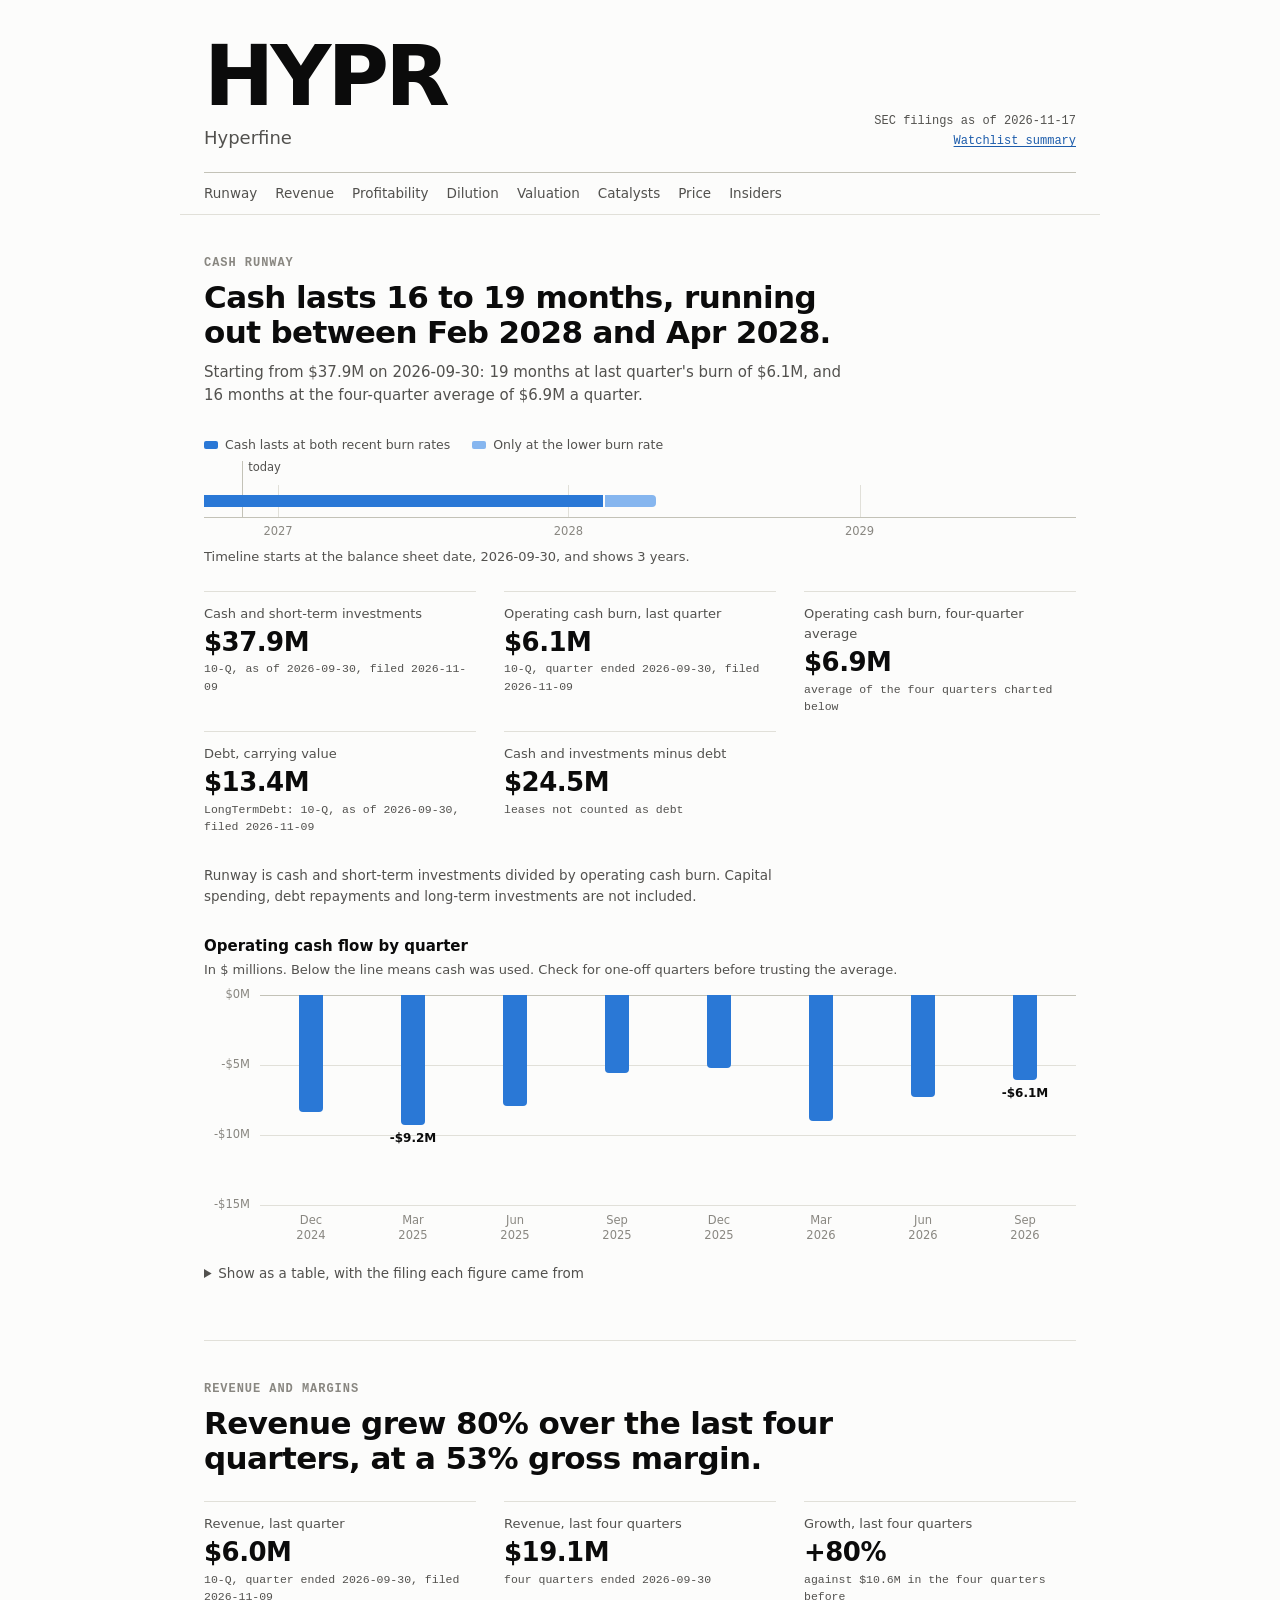
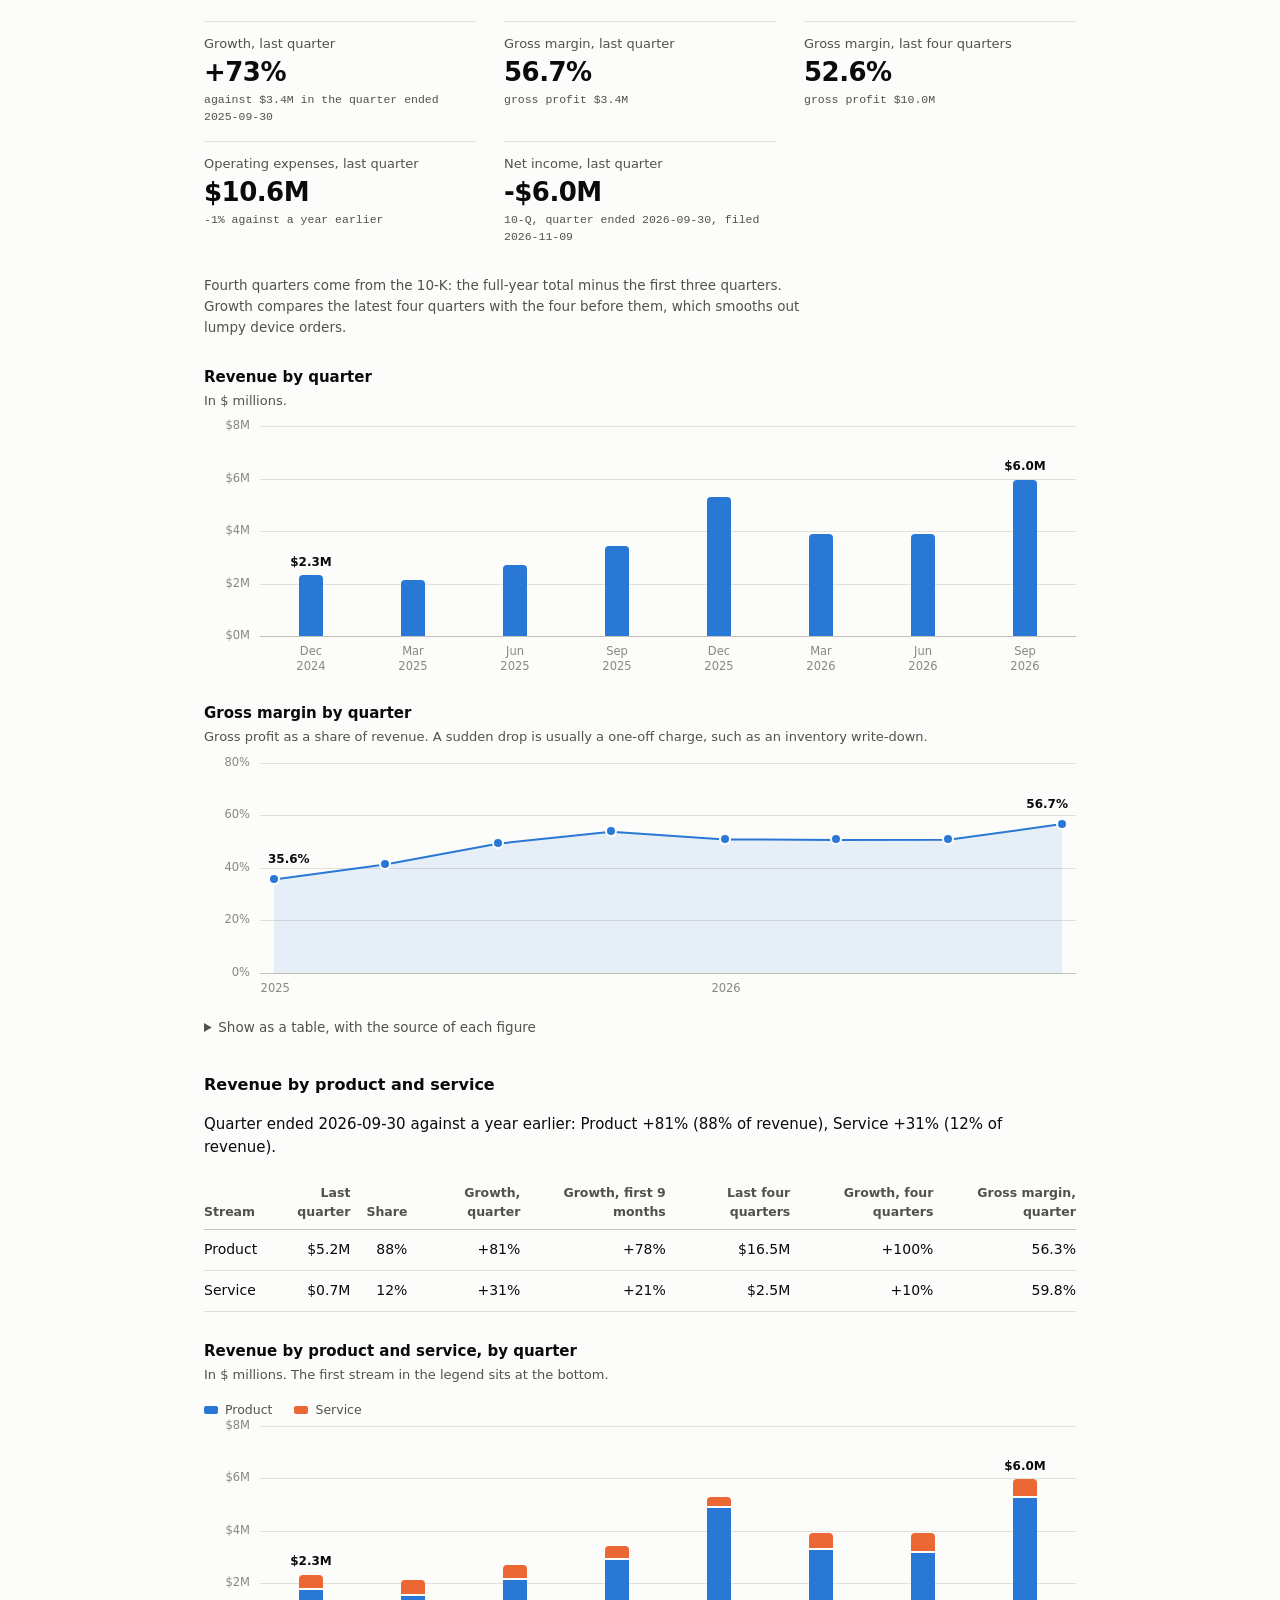
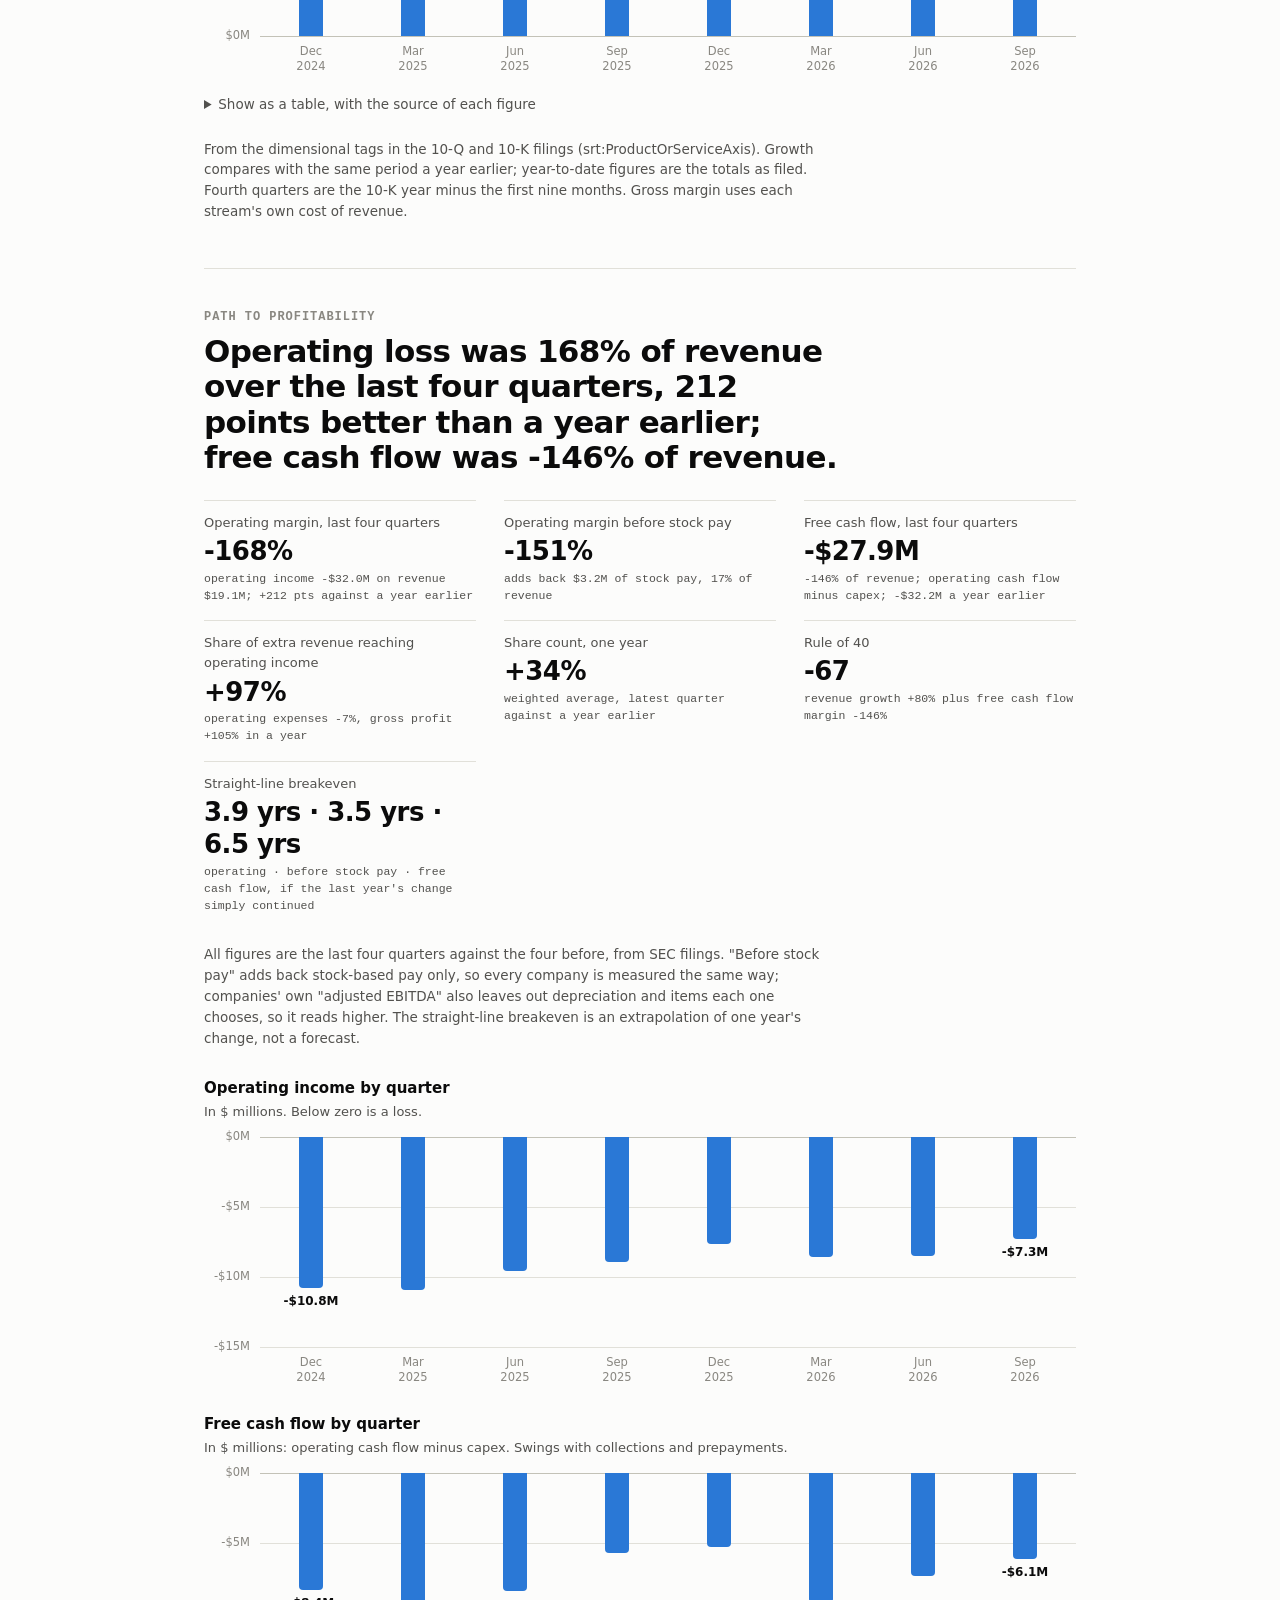
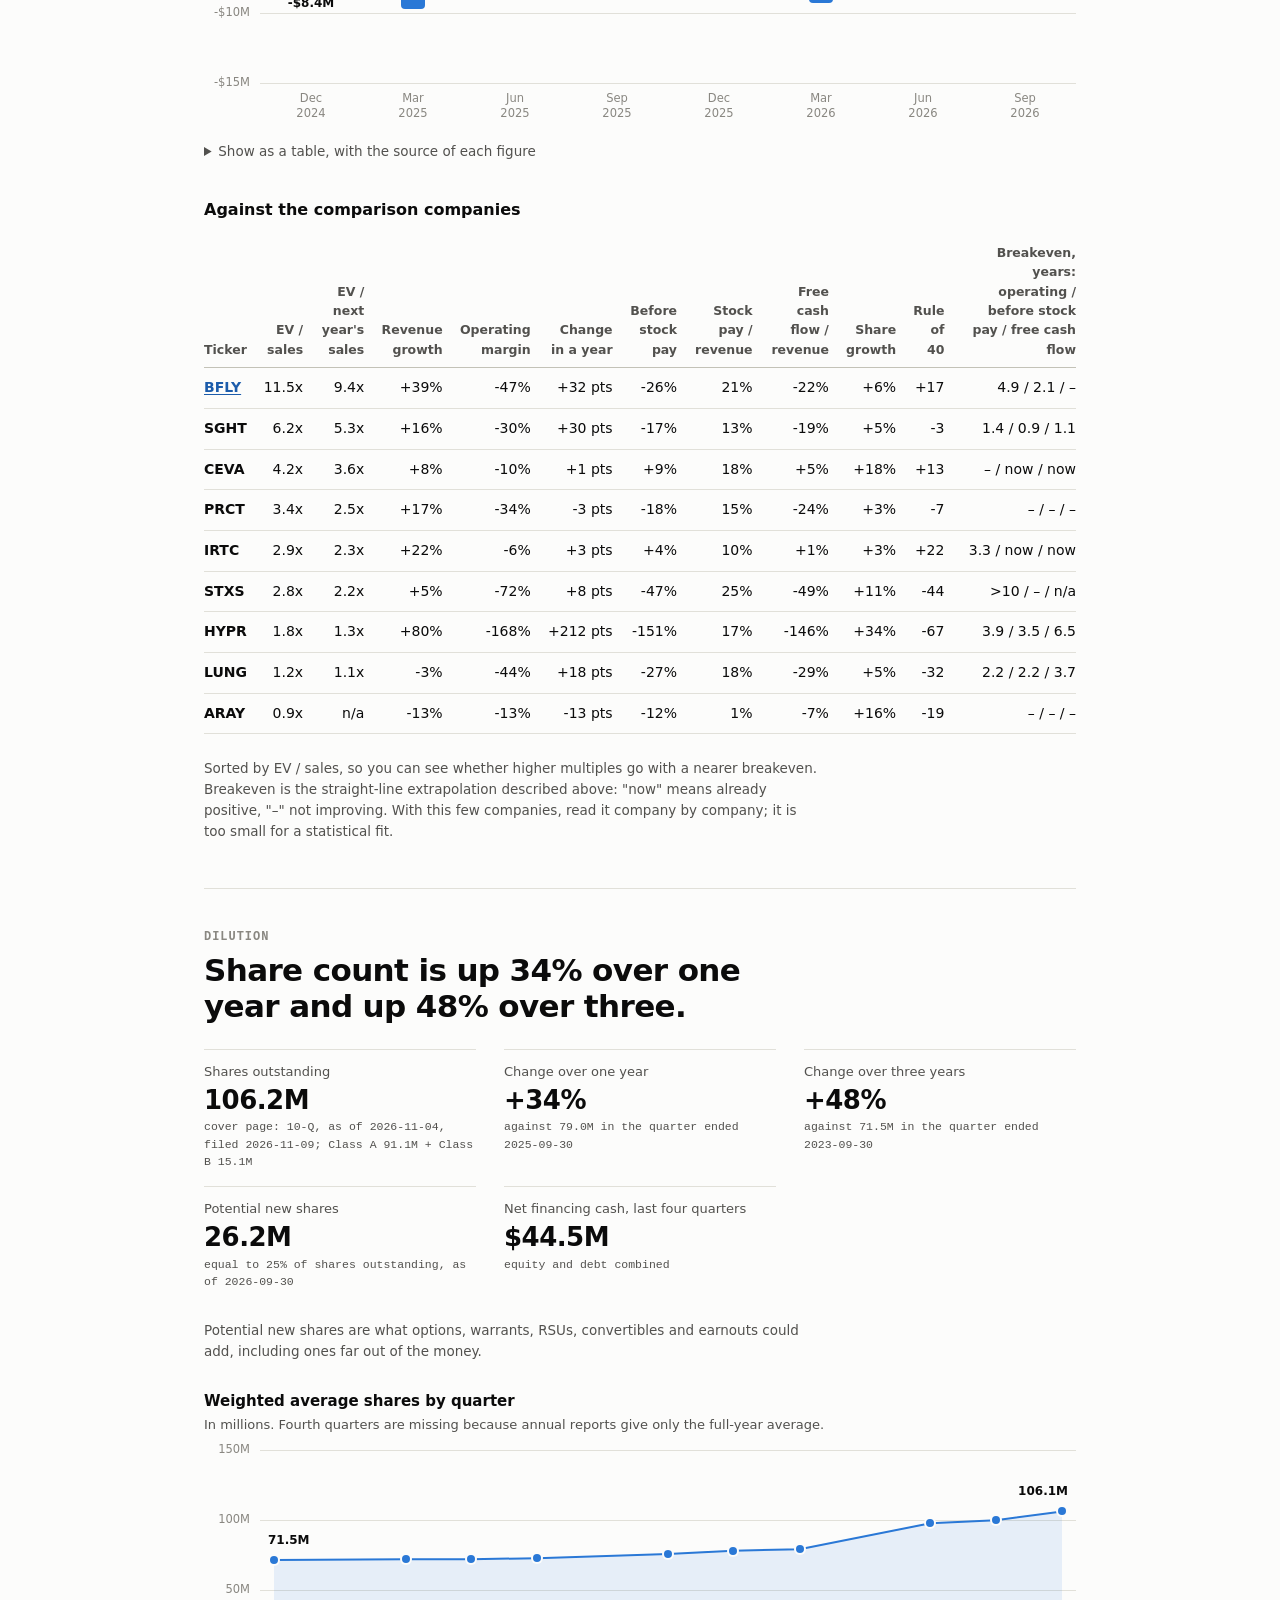
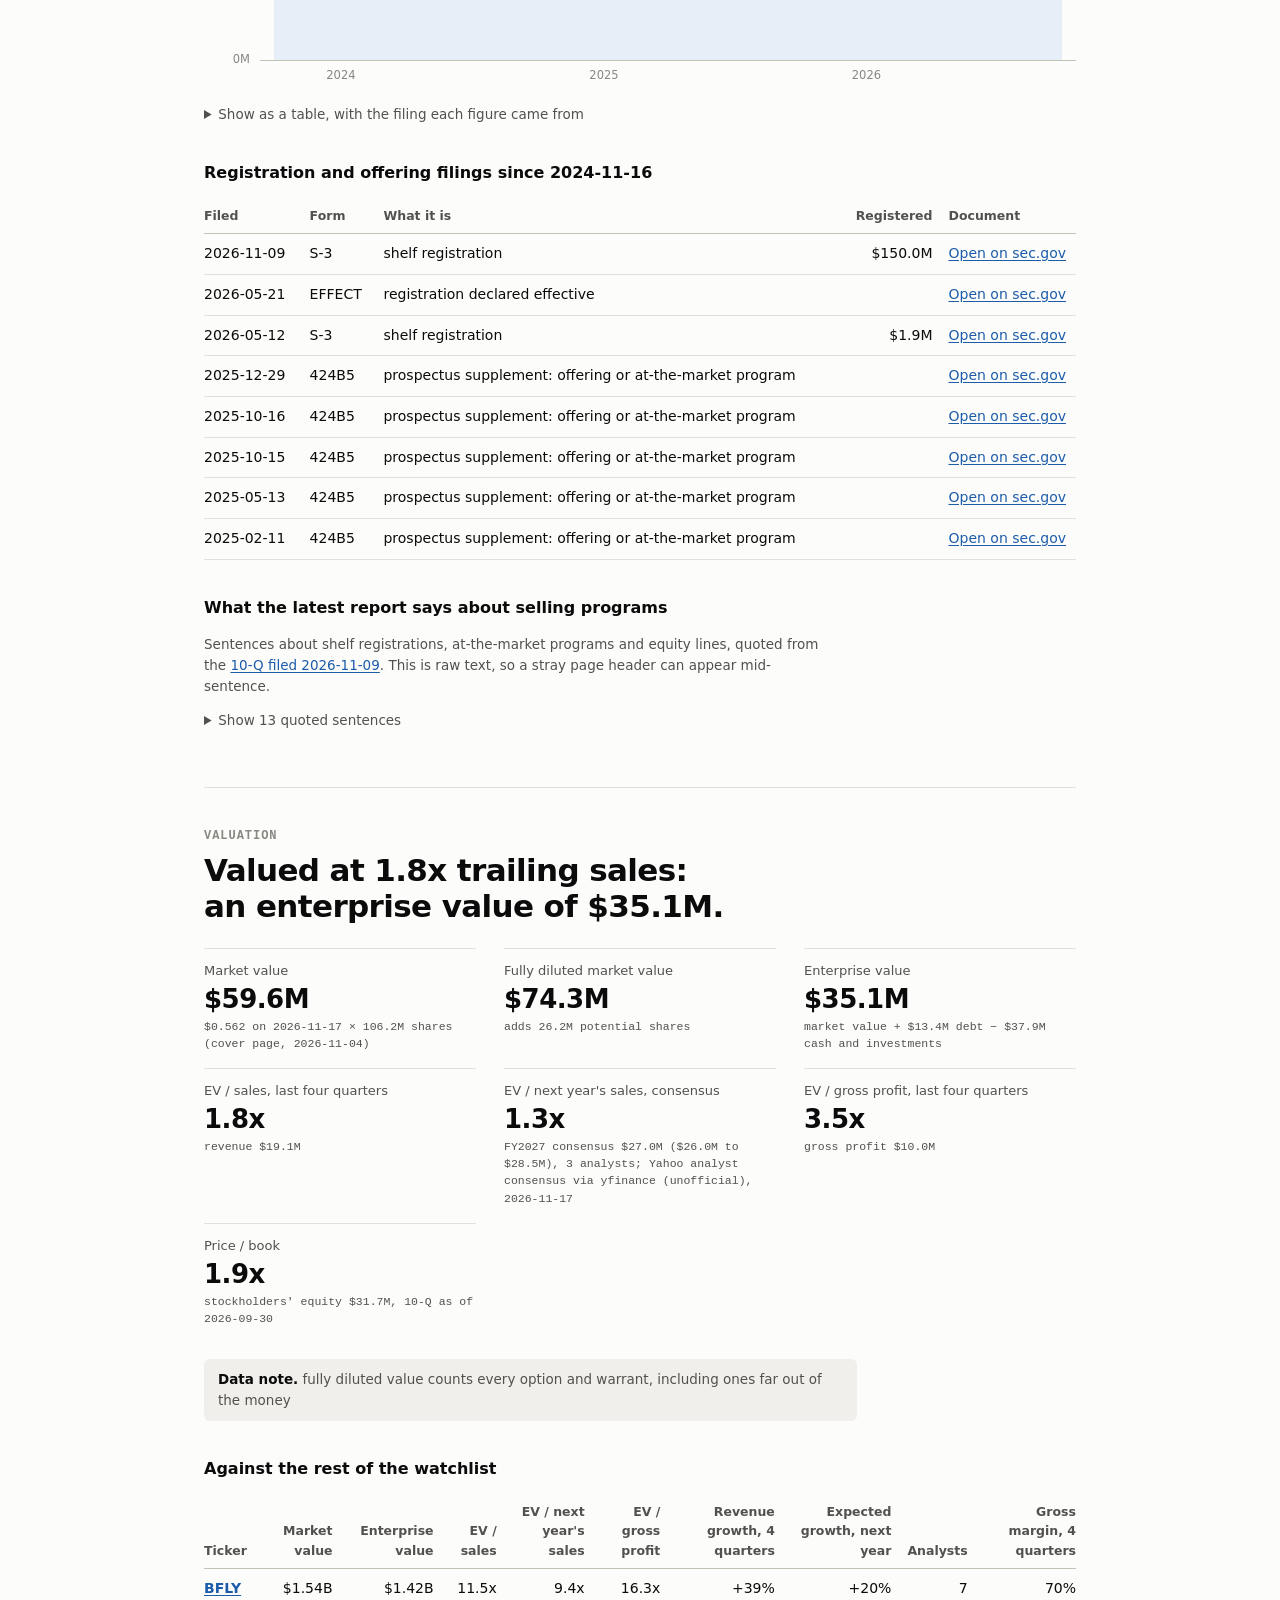
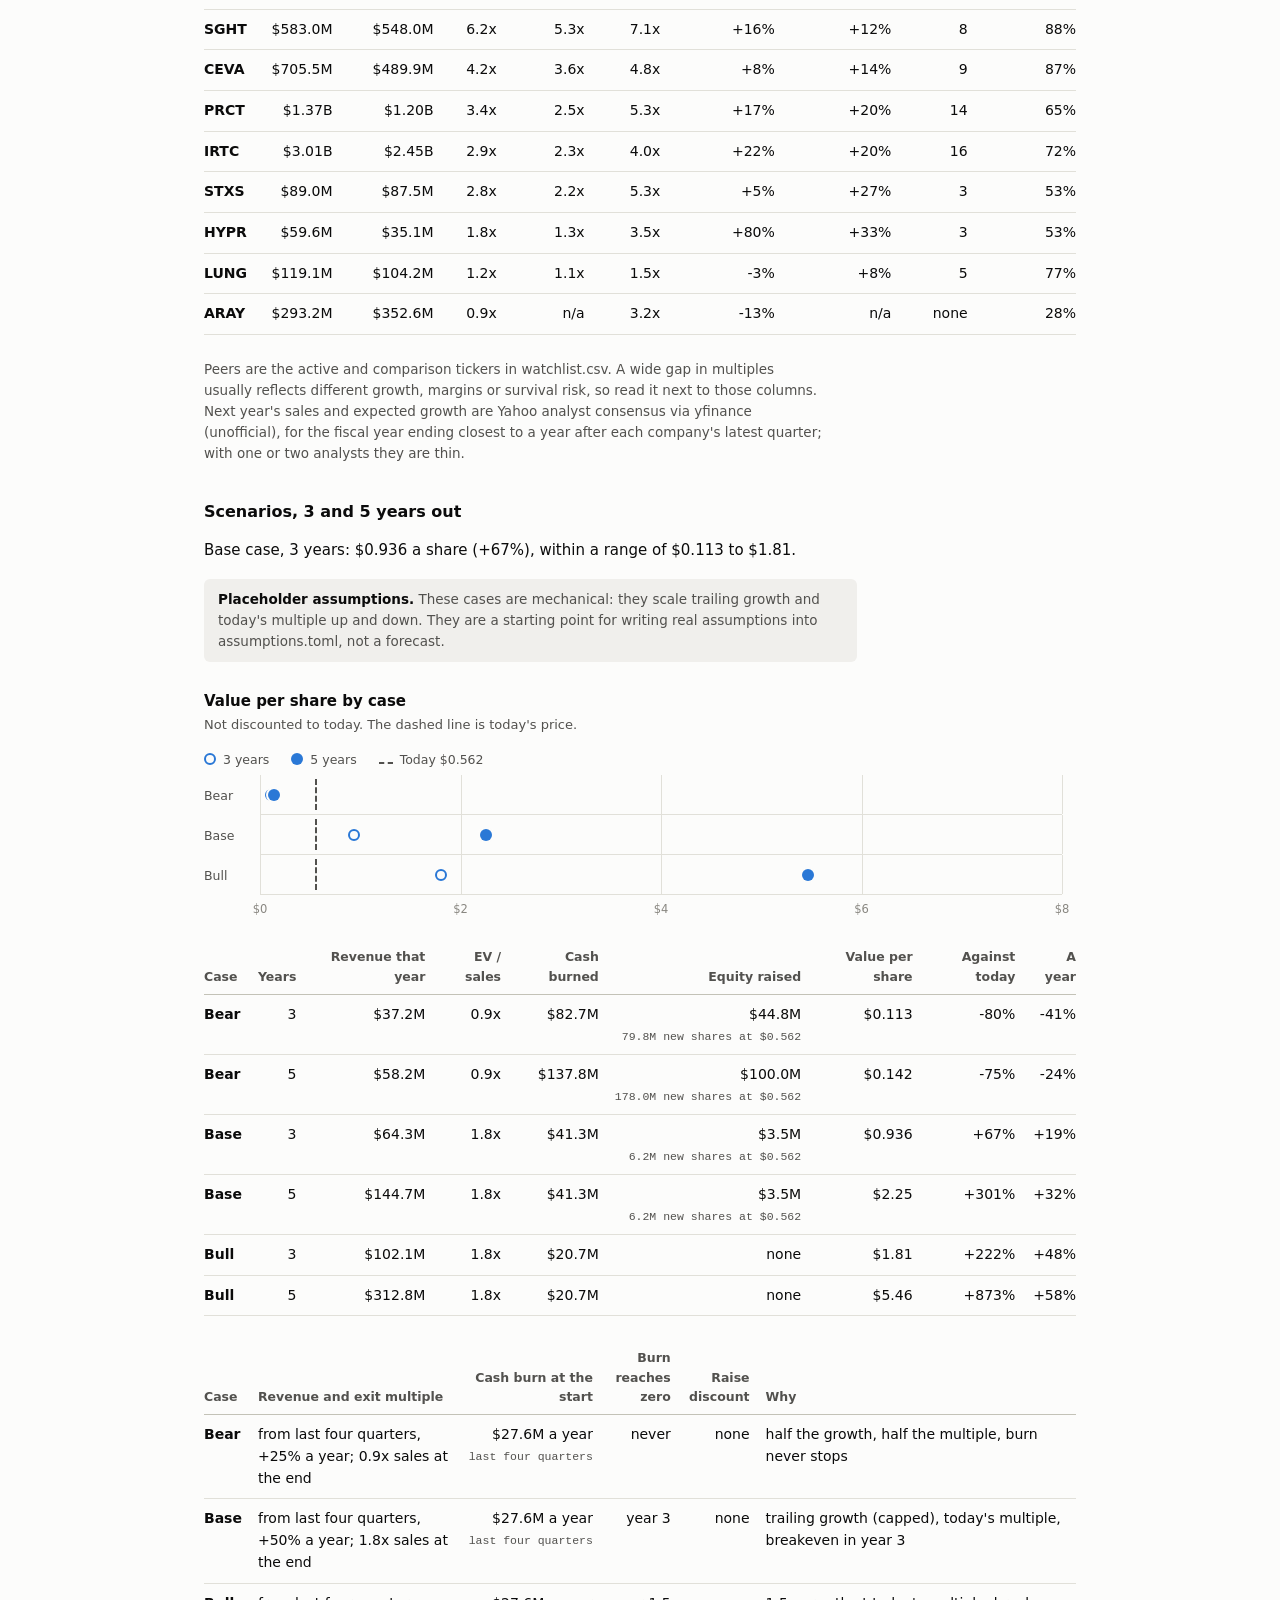
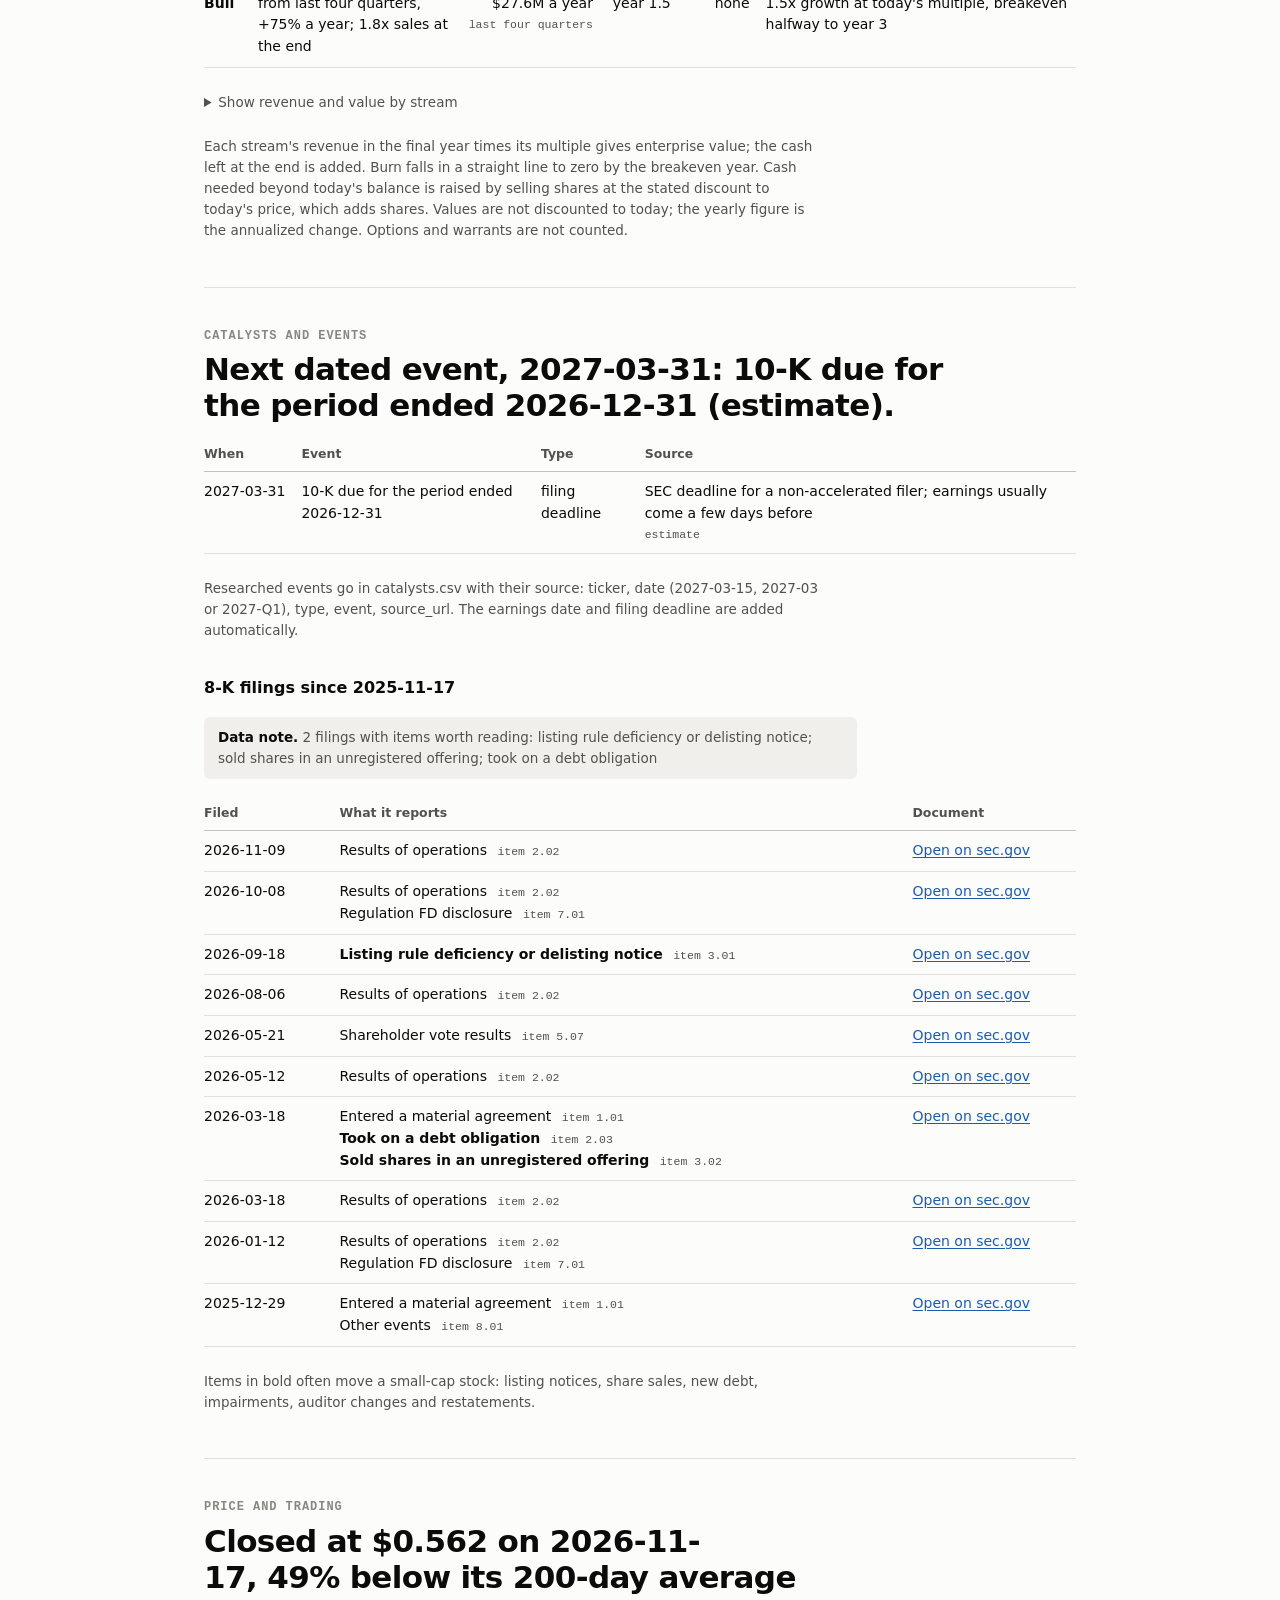
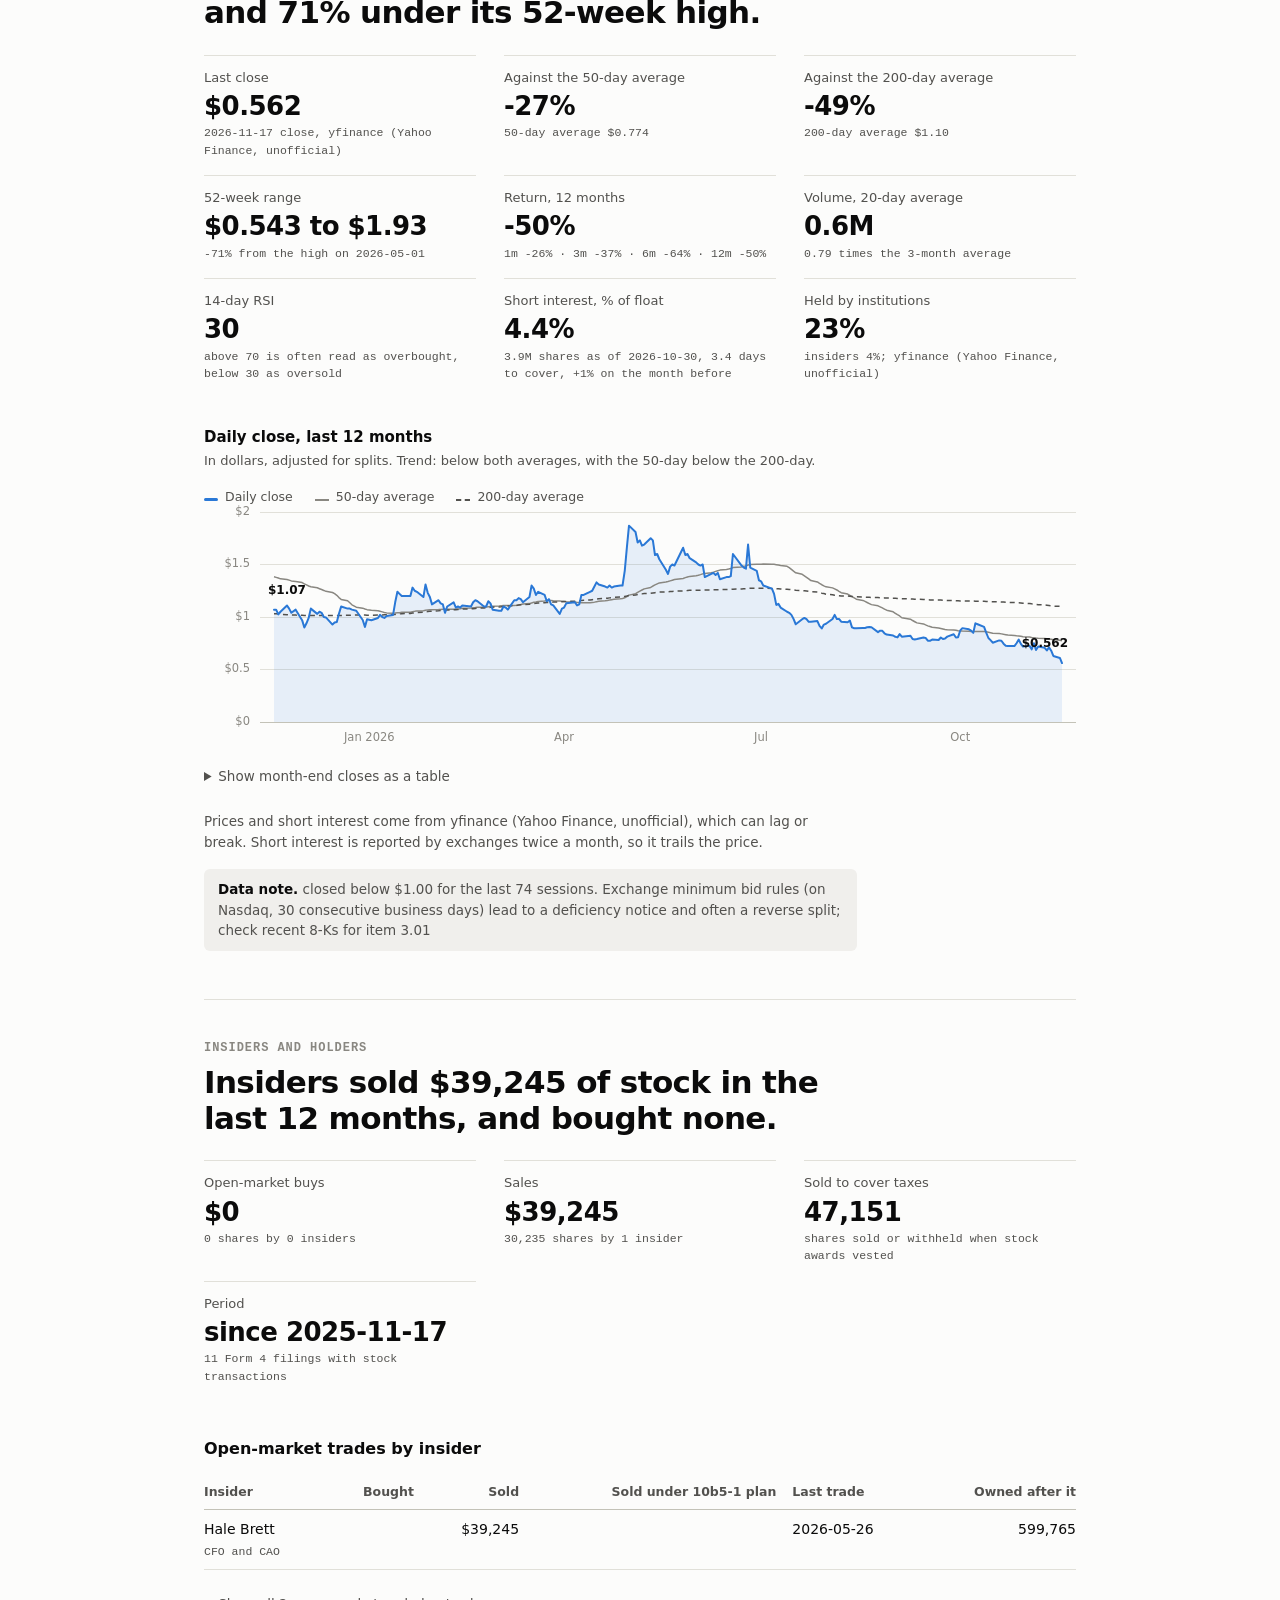
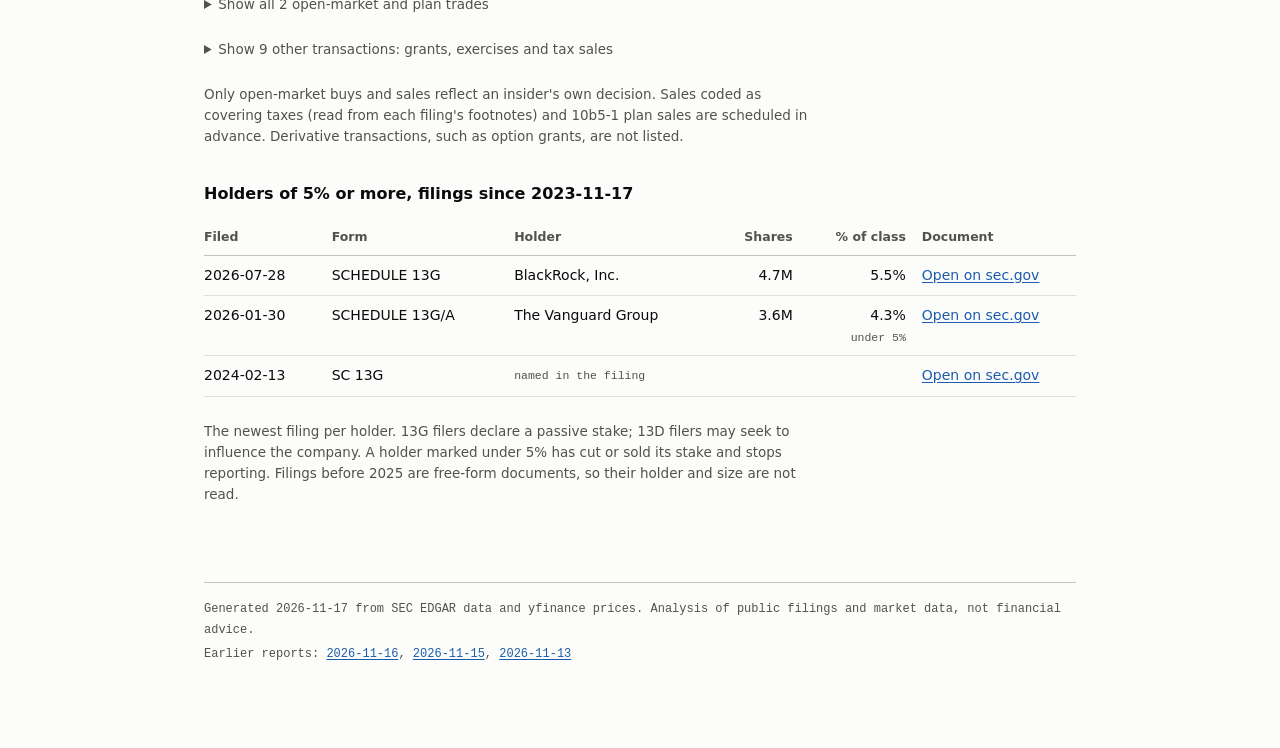
<file: reports/HYPR/2026-11-17.html>
<!doctype html>
<html lang="en">
<head>
<meta charset="utf-8">
<meta name="viewport" content="width=device-width, initial-scale=1">
<title>HYPR report, 2026-11-17</title>
<style>
/* Colour roles. Chart blues were checked with the dataviz palette validator in both modes. */
:root {
  color-scheme: light;
  --surface: #fcfcfb;
  --wash: #f0efec;
  --ink: #0b0b0b;
  --ink-2: #52514e;
  --muted: #898781;
  --grid: #e1e0d9;
  --axis: #c3c2b7;
  --series: #2a78d6;
  --series-pale: #86b6ef;
  /* Categorical slots for stacked series, in fixed order (validated together, both modes). */
  --cat-1: #2a78d6;
  --cat-2: #eb6834;
  --cat-3: #1baf7a;
  --link: #1c5cab;
  --sans: system-ui, -apple-system, "Segoe UI", sans-serif;
  --mono: ui-monospace, "Cascadia Mono", Consolas, "SF Mono", monospace;
}
@media (prefers-color-scheme: dark) {
  :root {
    color-scheme: dark;
    --surface: #1a1a19;
    --wash: #2c2c2a;
    --ink: #f0efec;
    --ink-2: #c3c2b7;
    --muted: #898781;
    --grid: #2c2c2a;
    --axis: #44443f;
    --series: #3987e5;
    --series-pale: #184f95;
    --cat-1: #3987e5;
    --cat-2: #d95926;
    --cat-3: #199e70;
    --link: #86b6ef;
  }
}

* { box-sizing: border-box; }
body {
  margin: 0;
  background: var(--surface);
  color: var(--ink);
  font: 15px/1.55 var(--sans);
  -webkit-text-size-adjust: 100%;
}
main { max-width: 920px; margin: 0 auto; padding: 40px 24px 80px; }
a { color: var(--link); text-underline-offset: 2px; }
a:focus-visible, [tabindex]:focus-visible {
  outline: 2px solid var(--series);
  outline-offset: 2px;
  border-radius: 2px;
}

/* Masthead: the ticker is the page's identity. */
.masthead {
  display: flex;
  flex-wrap: wrap;
  align-items: flex-end;
  justify-content: space-between;
  gap: 12px 24px;
  padding-bottom: 20px;
  border-bottom: 1px solid var(--axis);
}
.wordmark {
  margin: 0;
  font-size: clamp(46px, 10vw, 84px);
  line-height: 0.88;
  font-weight: 800;
  letter-spacing: -0.045em;
}
.company { margin: 10px 0 0; font-size: 18px; color: var(--ink-2); }
.meta { margin: 0; font: 12px/1.7 var(--mono); color: var(--ink-2); text-align: right; }

/* Section links: sticky so any section is one click away on a long page. */
.toc {
  position: sticky;
  top: 0;
  z-index: 5;
  display: flex;
  flex-wrap: wrap;
  gap: 2px 18px;
  margin: 0 -24px;
  padding: 10px 24px;
  background: var(--surface);
  border-bottom: 1px solid var(--grid);
  font-size: 13.5px;
}
.toc a { color: var(--ink-2); text-decoration: none; }
.toc a:hover { color: var(--ink); text-decoration: underline; }
.block { padding: 40px 0 8px; scroll-margin-top: 48px; }
.block + .block { border-top: 1px solid var(--grid); margin-top: 24px; }
.eyebrow {
  margin: 0 0 8px;
  font: 600 12px/1.4 var(--mono);
  letter-spacing: 0.08em;
  text-transform: uppercase;
  color: var(--muted);
}
h2 {
  margin: 0 0 10px;
  max-width: 26em;
  font-size: clamp(23px, 3.6vw, 31px);
  line-height: 1.15;
  font-weight: 700;
  letter-spacing: -0.02em;
  text-wrap: balance;
}
h3 { margin: 36px 0 10px; font-size: 16px; font-weight: 650; }
.lede { margin: 0 0 8px; max-width: 68ch; color: var(--ink-2); }
.small { font-size: 13.5px; color: var(--ink-2); max-width: 72ch; }

/* Figures with their source underneath. */
.stats {
  display: grid;
  grid-template-columns: repeat(auto-fit, minmax(200px, 1fr));
  gap: 0 28px;
  margin: 24px 0 8px;
}
.stat { padding: 12px 0 16px; border-top: 1px solid var(--grid); }
.stat dt { font-size: 13px; color: var(--ink-2); }
.stat dd { margin: 2px 0 0; }
.stat .value { display: block; font-size: 26px; line-height: 1.25; font-weight: 650; letter-spacing: -0.02em; }
.src { display: block; margin-top: 2px; font: 11.5px/1.5 var(--mono); color: var(--ink-2); }

.tag { margin-left: 6px; font: 11.5px/1.5 var(--mono); color: var(--ink-2); white-space: nowrap; }

.note {
  margin: 16px 0;
  padding: 10px 14px;
  max-width: 76ch;
  border-radius: 6px;
  background: var(--wash);
  font-size: 13.5px;
  color: var(--ink-2);
}
.note strong { color: var(--ink); font-weight: 650; }
/* Long text columns keep a readable width; on a narrow screen the table scrolls sideways instead */
th.prose, td.prose { min-width: 34ch; }
th.prose.narrow, td.prose.narrow { min-width: 22ch; }
.note ul { margin: 6px 0 0; padding-left: 18px; }
.note li + li { margin-top: 4px; }

/* Tables */
.table-wrap { overflow-x: auto; margin: 12px 0 24px; }
table { width: 100%; border-collapse: collapse; font-size: 14px; }
th {
  padding: 8px 16px 8px 0;
  border-bottom: 1px solid var(--axis);
  font-size: 12.5px;
  font-weight: 600;
  color: var(--ink-2);
  text-align: left;
  vertical-align: bottom;
}
td { padding: 9px 16px 9px 0; border-bottom: 1px solid var(--grid); vertical-align: top; }
th:last-child, td:last-child { padding-right: 0; }
.num { text-align: right; font-variant-numeric: tabular-nums; white-space: nowrap; }
th.num { white-space: normal; }
td.ticker { font-weight: 700; }
td.date, td.form { white-space: nowrap; font-variant-numeric: tabular-nums; }
details { margin: 4px 0 24px; }
summary { cursor: pointer; font-size: 13.5px; color: var(--ink-2); }

.quotes { list-style: none; margin: 14px 0; padding: 0; max-width: 76ch; }
.quotes li {
  margin-bottom: 10px;
  padding: 2px 0 2px 16px;
  border-left: 2px solid var(--grid);
  font-size: 14.5px;
  color: var(--ink-2);
}

footer {
  margin-top: 56px;
  padding-top: 16px;
  border-top: 1px solid var(--axis);
  font: 12px/1.7 var(--mono);
  color: var(--ink-2);
}
footer p { margin: 0 0 4px; }

/* Charts */
.chart { margin: 28px 0 20px; }
.chart figcaption { margin-bottom: 14px; }
.chart figcaption strong { display: block; font-size: 15px; font-weight: 650; }
.chart figcaption span, .chart-foot { font-size: 13px; color: var(--ink-2); }
.chart-foot { margin: 8px 0 0; }
.plot { display: grid; grid-template-columns: 56px 1fr; height: 210px; }
.yaxis, .area { position: relative; }
.yaxis span {
  position: absolute;
  right: 10px;
  transform: translateY(-50%);
  font-size: 11.5px;
  font-variant-numeric: tabular-nums;
  white-space: nowrap;
  color: var(--muted);
}
.gridline { position: absolute; left: 0; right: 0; height: 1px; background: var(--grid); }
.gridline.zero { background: var(--axis); }

.cols { position: absolute; inset: 0; display: flex; }
.col { position: relative; flex: 1; min-width: 0; }
.bar {
  position: absolute;
  left: 50%;
  width: min(24px, 60%);
  transform: translateX(-50%);
  background: var(--series);
}
.bar.neg { border-radius: 0 0 4px 4px; }
.bar.pos { border-radius: 4px 4px 0 0; }
/* Value range: one track per case, marks on a shared horizontal axis. */
.chart.range .track { display: flex; align-items: center; height: 40px; }
.track-label { width: 56px; flex: none; font-size: 12.5px; color: var(--ink-2); }
.track-line { position: relative; flex: 1; height: 100%; margin-right: 14px; border-bottom: 1px solid var(--grid); }
.vgrid { position: absolute; top: 0; bottom: 0; width: 1px; background: var(--grid); }
.range-ref { position: absolute; top: 4px; bottom: 4px; width: 0; border-left: 2px dashed var(--ink-2); transform: translateX(-1px); }
.mark { position: absolute; top: 50%; width: 24px; height: 24px; transform: translate(-50%, -50%); border-radius: 50%; }
.mark::after {
  content: ""; position: absolute; left: 50%; top: 50%; width: 12px; height: 12px;
  transform: translate(-50%, -50%); border-radius: 50%; box-sizing: border-box;
}
.mark.disc::after { background: var(--series); box-shadow: 0 0 0 2px var(--surface); }
.mark.ring::after { background: var(--surface); border: 2.5px solid var(--series); }
.mark:hover::after, .mark:focus-visible::after { width: 15px; height: 15px; }
.range-axis { position: relative; height: 24px; margin: 0 14px 0 56px; }
.range-axis span { position: absolute; top: 6px; transform: translateX(-50%); font-size: 11.5px; color: var(--muted); }
.sw.mark-key { width: 12px; height: 12px; border-radius: 50%; vertical-align: -1px; }
.sw.mark-key.disc { background: var(--series); }
.sw.mark-key.ring { border: 2.5px solid var(--series); background: transparent; }

/* Stacked columns: categorical colours by series, a 2px surface gap between segments. */
.bar.seg { border-radius: 0; }
.bar.seg.topmost { border-radius: 4px 4px 0 0; }
.bar.seg:not(.lowest) { border-bottom: 2px solid var(--surface); }
.c1 { background: var(--cat-1); }
.c2 { background: var(--cat-2); }
.c3 { background: var(--cat-3); }
.col:hover .bar, .col:focus-visible .bar, .fill:hover, .fill:focus-visible { filter: brightness(1.14); }
.val {
  position: absolute;
  left: 50%;
  transform: translateX(-50%);
  font-size: 12px;
  font-weight: 600;
  white-space: nowrap;
}
.xaxis { display: flex; margin-left: 56px; padding-top: 8px; }
.xaxis span { flex: 1; min-width: 0; text-align: center; font-size: 11.5px; line-height: 1.3; color: var(--muted); }
.xaxis.dated { position: relative; display: block; height: 24px; margin: 0 14px 0 70px; }
.xaxis.dated span { position: absolute; top: 8px; transform: translateX(-50%); }

.area.line { margin: 0 14px; }
.area.line .gridline { left: -14px; right: -14px; }
.area.line svg { position: absolute; inset: 0; width: 100%; height: 100%; overflow: visible; }
.line-path {
  fill: none;
  stroke: var(--series);
  stroke-width: 2;
  stroke-linejoin: round;
  stroke-linecap: round;
  vector-effect: non-scaling-stroke;
}
.line-wash { fill: var(--series); opacity: 0.1; }
/* Reference lines are neutral so the series keeps the only colour; pattern tells them apart. */
.line-ref {
  fill: none;
  stroke: var(--ink-2);
  stroke-width: 1.5;
  stroke-linejoin: round;
  vector-effect: non-scaling-stroke;
}
.line-ref.dashed { stroke-dasharray: 5 4; }
.line-ref.solid { stroke: var(--muted); }
.sw.line { height: 3px; border-radius: 2px; background: var(--series); }
.sw.ref { height: 0; border-radius: 0; }
.sw.ref.dashed { border-top: 2px dashed var(--ink-2); }
.sw.ref.solid { border-top: 2px solid var(--muted); }
/* Dense lines: each point owns a vertical strip; hovering it shows a marker. */
.slice { position: absolute; top: 0; bottom: 0; }
.slice i { position: absolute; display: none; width: 10px; height: 10px; margin: -5px 0 0 -5px;
  border-radius: 50%; background: var(--series); box-shadow: 0 0 0 2px var(--surface); }
.slice:hover i { display: block; }
.slice:hover::before { content: ""; position: absolute; top: 0; bottom: 0; left: 50%; width: 1px; background: var(--axis); }
.dot { position: absolute; width: 24px; height: 24px; transform: translate(-50%, -50%); border-radius: 50%; }
.dot::after {
  content: "";
  position: absolute;
  inset: 8px;
  border-radius: 50%;
  background: var(--series);
  box-shadow: 0 0 0 2px var(--surface);
}
.dot:hover::after, .dot:focus-visible::after { inset: 6px; }
.pt-label { position: absolute; transform: translateY(-100%); font-size: 12px; font-weight: 600; white-space: nowrap; }
.pt-label.first { left: -6px; }
.pt-label.last { right: -6px; }

/* Runway strip */
.legend { display: flex; flex-wrap: wrap; gap: 4px 22px; margin-bottom: 6px; font-size: 12.5px; color: var(--ink-2); }
.sw { display: inline-block; width: 14px; height: 8px; margin-right: 7px; border-radius: 2px; }
.sw.solid, .fill.solid { background: var(--series); }
.sw.pale, .fill.pale { background: var(--series-pale); }
.strip-body { position: relative; padding-top: 24px; --name-w: 0px; }
.strip-body.named { --name-w: 68px; }
.strip-grid { position: absolute; top: 0; bottom: 22px; left: var(--name-w); right: 0; }
.strip-grid i { position: absolute; top: 24px; bottom: 0; width: 1px; background: var(--grid); }
.strip-grid i.today { top: 0; background: var(--axis); }
.strip-grid i.today span {
  position: absolute;
  top: -2px;
  left: 6px;
  font-size: 11.5px;
  font-style: normal;
  color: var(--ink-2);
}
.strip-row {
  position: relative;
  display: grid;
  grid-template-columns: var(--name-w) 1fr;
  align-items: end;
  padding: 10px 0;
}
.strip-name { font-size: 15px; font-weight: 700; line-height: 14px; }
.strip-text { margin: 0 0 6px; font-size: 14px; }
.strip-text span { padding-right: 8px; background: var(--surface); }
.track { position: relative; height: 12px; }
.fill { position: absolute; top: 0; bottom: 0; }
.fill.end { border-radius: 0 4px 4px 0; }
.strip-axis { position: relative; height: 22px; margin-left: var(--name-w); border-top: 1px solid var(--axis); }
.strip-axis span { position: absolute; top: 5px; transform: translateX(-50%); font-size: 11.5px; color: var(--muted); }

/* Hover readout: value first, then what it is, then where it came from. */
.tip {
  position: fixed;
  z-index: 10;
  max-width: 260px;
  padding: 8px 11px;
  border-radius: 6px;
  background: var(--ink);
  color: var(--surface);
  font-size: 12.5px;
  line-height: 1.4;
  pointer-events: none;
  box-shadow: 0 4px 14px rgba(0, 0, 0, 0.18);
}
.tip[hidden] { display: none; }
.tip-value { font-size: 15px; font-weight: 650; }
.tip-detail { margin-top: 2px; font: 11px/1.4 var(--mono); opacity: 0.75; }

@media (max-width: 560px) {
  main { padding: 28px 16px 64px; }
  .toc { margin: 0 -16px; padding: 8px 16px; gap: 2px 14px; }
  .meta { text-align: left; }
  .plot { grid-template-columns: 46px 1fr; }
  .xaxis { margin-left: 46px; }
  .xaxis.dated { margin-left: 60px; }
  .strip-body.named { --name-w: 54px; }
}
@media print {
  .tip { display: none; }
  details > *:not(summary) { display: block; }
}
</style>
</head>
<body>
<main>
<header class="masthead"><div><h1 class="wordmark">HYPR</h1><p class="company">Hyperfine</p></div><p class="meta">SEC filings as of 2026-11-17<br><a href="../index.html">Watchlist summary</a></p></header>
<nav class="toc" aria-label="Sections"><a href="#runway">Runway</a><a href="#revenue">Revenue</a><a href="#profitability">Profitability</a><a href="#dilution">Dilution</a><a href="#valuation">Valuation</a><a href="#catalysts">Catalysts</a><a href="#price">Price</a><a href="#ownership">Insiders</a></nav>
<section class="block" id="runway"><p class="eyebrow">Cash runway</p><h2>Cash lasts 16 to 19 months, running out between Feb 2028 and Apr 2028.</h2><p class="lede">Starting from $37.9M on 2026-09-30: 19 months at last quarter&#x27;s burn of $6.1M, and 16 months at the four-quarter average of $6.9M a quarter.</p><figure class="chart strip"><div class="legend"><span><i class="sw solid"></i>Cash lasts at both recent burn rates</span><span><i class="sw pale"></i>Only at the lower burn rate</span></div><div class="strip-body"><div class="strip-grid"><i style="left:8.49%"></i><i style="left:41.79%"></i><i style="left:75.18%"></i><i class="today" style="left:4.38%"><span>today</span></i></div><div class="strip-row"><div class="strip-name"></div><div class="strip-main"><div class="track"><span class="fill solid" style="left:0.00%;width:45.80%" tabindex="0" data-tip="Cash lasts at both burn rates|to Feb 2028|"></span><span class="fill pale end" style="left:calc(45.80% + 2px);width:calc(6.02% - 2px)" tabindex="0" data-tip="Only at the lower burn rate|to Apr 2028|"></span></div></div></div><div class="strip-axis"><span style="left:8.49%">2027</span><span style="left:41.79%">2028</span><span style="left:75.18%">2029</span></div></div><p class="chart-foot">Timeline starts at the balance sheet date, 2026-09-30, and shows 3 years.</p></figure><dl class="stats"><div class="stat"><dt>Cash and short-term investments</dt><dd><span class="value">$37.9M</span><span class="src">10-Q, as of 2026-09-30, filed 2026-11-09</span></dd></div><div class="stat"><dt>Operating cash burn, last quarter</dt><dd><span class="value">$6.1M</span><span class="src">10-Q, quarter ended 2026-09-30, filed 2026-11-09</span></dd></div><div class="stat"><dt>Operating cash burn, four-quarter average</dt><dd><span class="value">$6.9M</span><span class="src">average of the four quarters charted below</span></dd></div><div class="stat"><dt>Debt, carrying value</dt><dd><span class="value">$13.4M</span><span class="src">LongTermDebt: 10-Q, as of 2026-09-30, filed 2026-11-09</span></dd></div><div class="stat"><dt>Cash and investments minus debt</dt><dd><span class="value">$24.5M</span><span class="src">leases not counted as debt</span></dd></div></dl><p class="small">Runway is cash and short-term investments divided by operating cash burn. Capital spending, debt repayments and long-term investments are not included.</p><figure class="chart"><figcaption><strong>Operating cash flow by quarter</strong><span>In $ millions. Below the line means cash was used. Check for one-off quarters before trusting the average.</span></figcaption><div class="plot"><div class="yaxis"><span style="top:100.00%">-$15M</span><span style="top:66.67%">-$10M</span><span style="top:33.33%">-$5M</span><span style="top:0.00%">$0M</span></div><div class="area"><i class="gridline" style="top:100.00%"></i><i class="gridline" style="top:66.67%"></i><i class="gridline" style="top:33.33%"></i><i class="gridline zero" style="top:0.00%"></i><div class="cols"><div class="col" tabindex="0" data-tip="Quarter ended 2024-12-31|-$8.4M|10-K filed 2026-03-18"><b class="bar neg" style="top:0.00%;height:55.71%"></b></div><div class="col" tabindex="0" data-tip="Quarter ended 2025-03-31|-$9.2M|10-Q filed 2026-05-12"><b class="bar neg" style="top:0.00%;height:61.66%"></b><span class="val" style="top:calc(61.66% + 4px)">-$9.2M</span></div><div class="col" tabindex="0" data-tip="Quarter ended 2025-06-30|-$7.9M|10-Q filed 2026-08-06"><b class="bar neg" style="top:0.00%;height:52.73%"></b></div><div class="col" tabindex="0" data-tip="Quarter ended 2025-09-30|-$5.6M|10-Q filed 2026-11-09"><b class="bar neg" style="top:0.00%;height:37.21%"></b></div><div class="col" tabindex="0" data-tip="Quarter ended 2025-12-31|-$5.2M|10-K filed 2026-03-18"><b class="bar neg" style="top:0.00%;height:34.71%"></b></div><div class="col" tabindex="0" data-tip="Quarter ended 2026-03-31|-$9.0M|10-Q filed 2026-05-12"><b class="bar neg" style="top:0.00%;height:60.05%"></b></div><div class="col" tabindex="0" data-tip="Quarter ended 2026-06-30|-$7.3M|10-Q filed 2026-08-06"><b class="bar neg" style="top:0.00%;height:48.45%"></b></div><div class="col" tabindex="0" data-tip="Quarter ended 2026-09-30|-$6.1M|10-Q filed 2026-11-09"><b class="bar neg" style="top:0.00%;height:40.55%"></b><span class="val" style="top:calc(40.55% + 4px)">-$6.1M</span></div></div></div></div><div class="xaxis"><span>Dec<br>2024</span><span>Mar<br>2025</span><span>Jun<br>2025</span><span>Sep<br>2025</span><span>Dec<br>2025</span><span>Mar<br>2026</span><span>Jun<br>2026</span><span>Sep<br>2026</span></div></figure><details><summary>Show as a table, with the filing each figure came from</summary><div class="table-wrap"><table><thead><tr><th class="date">Quarter ended</th><th class="num">Operating cash flow</th><th class="">Reported in</th></tr></thead><tbody><tr><td class="date">2026-09-30</td><td class="num">-$6.1M</td><td class="">10-Q filed 2026-11-09</td></tr><tr><td class="date">2026-06-30</td><td class="num">-$7.3M</td><td class="">10-Q filed 2026-08-06</td></tr><tr><td class="date">2026-03-31</td><td class="num">-$9.0M</td><td class="">10-Q filed 2026-05-12</td></tr><tr><td class="date">2025-12-31</td><td class="num">-$5.2M</td><td class="">10-K filed 2026-03-18</td></tr><tr><td class="date">2025-09-30</td><td class="num">-$5.6M</td><td class="">10-Q filed 2026-11-09</td></tr><tr><td class="date">2025-06-30</td><td class="num">-$7.9M</td><td class="">10-Q filed 2026-08-06</td></tr><tr><td class="date">2025-03-31</td><td class="num">-$9.2M</td><td class="">10-Q filed 2026-05-12</td></tr><tr><td class="date">2024-12-31</td><td class="num">-$8.4M</td><td class="">10-K filed 2026-03-18</td></tr></tbody></table></div></details></section>
<section class="block" id="revenue"><p class="eyebrow">Revenue and margins</p><h2>Revenue grew 80% over the last four quarters, at a 53% gross margin.</h2><dl class="stats"><div class="stat"><dt>Revenue, last quarter</dt><dd><span class="value">$6.0M</span><span class="src">10-Q, quarter ended 2026-09-30, filed 2026-11-09</span></dd></div><div class="stat"><dt>Revenue, last four quarters</dt><dd><span class="value">$19.1M</span><span class="src">four quarters ended 2026-09-30</span></dd></div><div class="stat"><dt>Growth, last four quarters</dt><dd><span class="value">+80%</span><span class="src">against $10.6M in the four quarters before</span></dd></div><div class="stat"><dt>Growth, last quarter</dt><dd><span class="value">+73%</span><span class="src">against $3.4M in the quarter ended 2025-09-30</span></dd></div><div class="stat"><dt>Gross margin, last quarter</dt><dd><span class="value">56.7%</span><span class="src">gross profit $3.4M</span></dd></div><div class="stat"><dt>Gross margin, last four quarters</dt><dd><span class="value">52.6%</span><span class="src">gross profit $10.0M</span></dd></div><div class="stat"><dt>Operating expenses, last quarter</dt><dd><span class="value">$10.6M</span><span class="src">-1% against a year earlier</span></dd></div><div class="stat"><dt>Net income, last quarter</dt><dd><span class="value">-$6.0M</span><span class="src">10-Q, quarter ended 2026-09-30, filed 2026-11-09</span></dd></div></dl><p class="small">Fourth quarters come from the 10-K: the full-year total minus the first three quarters. Growth compares the latest four quarters with the four before them, which smooths out lumpy device orders.</p><figure class="chart"><figcaption><strong>Revenue by quarter</strong><span>In $ millions.</span></figcaption><div class="plot"><div class="yaxis"><span style="top:100.00%">$0M</span><span style="top:75.00%">$2M</span><span style="top:50.00%">$4M</span><span style="top:25.00%">$6M</span><span style="top:0.00%">$8M</span></div><div class="area"><i class="gridline zero" style="top:100.00%"></i><i class="gridline" style="top:75.00%"></i><i class="gridline" style="top:50.00%"></i><i class="gridline" style="top:25.00%"></i><i class="gridline" style="top:0.00%"></i><div class="cols"><div class="col" tabindex="0" data-tip="Quarter ended 2024-12-31|$2.3M|10-K filed 2026-03-18"><b class="bar pos" style="top:70.99%;height:29.01%"></b><span class="val" style="bottom:calc(29.01% + 4px)">$2.3M</span></div><div class="col" tabindex="0" data-tip="Quarter ended 2025-03-31|$2.1M|10-Q filed 2026-05-12"><b class="bar pos" style="top:73.29%;height:26.71%"></b></div><div class="col" tabindex="0" data-tip="Quarter ended 2025-06-30|$2.7M|10-Q filed 2026-08-06"><b class="bar pos" style="top:66.30%;height:33.70%"></b></div><div class="col" tabindex="0" data-tip="Quarter ended 2025-09-30|$3.4M|10-Q filed 2026-11-09"><b class="bar pos" style="top:57.04%;height:42.96%"></b></div><div class="col" tabindex="0" data-tip="Quarter ended 2025-12-31|$5.3M|10-K filed 2026-03-18"><b class="bar pos" style="top:33.84%;height:66.16%"></b></div><div class="col" tabindex="0" data-tip="Quarter ended 2026-03-31|$3.9M|10-Q filed 2026-05-12"><b class="bar pos" style="top:51.21%;height:48.79%"></b></div><div class="col" tabindex="0" data-tip="Quarter ended 2026-06-30|$3.9M|10-Q filed 2026-08-06"><b class="bar pos" style="top:51.20%;height:48.80%"></b></div><div class="col" tabindex="0" data-tip="Quarter ended 2026-09-30|$6.0M|10-Q filed 2026-11-09"><b class="bar pos" style="top:25.50%;height:74.50%"></b><span class="val" style="bottom:calc(74.50% + 4px)">$6.0M</span></div></div></div></div><div class="xaxis"><span>Dec<br>2024</span><span>Mar<br>2025</span><span>Jun<br>2025</span><span>Sep<br>2025</span><span>Dec<br>2025</span><span>Mar<br>2026</span><span>Jun<br>2026</span><span>Sep<br>2026</span></div></figure><figure class="chart"><figcaption><strong>Gross margin by quarter</strong><span>Gross profit as a share of revenue. A sudden drop is usually a one-off charge, such as an inventory write-down.</span></figcaption><div class="plot"><div class="yaxis"><span style="top:100.00%">0%</span><span style="top:75.00%">20%</span><span style="top:50.00%">40%</span><span style="top:25.00%">60%</span><span style="top:0.00%">80%</span></div><div class="area line"><i class="gridline zero" style="top:100.00%"></i><i class="gridline" style="top:75.00%"></i><i class="gridline" style="top:50.00%"></i><i class="gridline" style="top:25.00%"></i><i class="gridline" style="top:0.00%"></i><svg viewBox="0 0 100 100" preserveAspectRatio="none" aria-hidden="true"><polygon class="line-wash" points="0.00,55.51 14.11,48.35 28.37,38.43 42.79,32.79 57.21,36.38 71.32,36.62 85.58,36.60 100.00,29.07 100.00,100 0.00,100"/><polyline class="line-path" points="0.00,55.51 14.11,48.35 28.37,38.43 42.79,32.79 57.21,36.38 71.32,36.62 85.58,36.60 100.00,29.07"/></svg><span class="dot" style="left:0.00%;top:55.51%" tabindex="0" data-tip="Quarter ended 2024-12-31|35.6%|gross profit / revenue"></span><span class="dot" style="left:14.11%;top:48.35%" tabindex="0" data-tip="Quarter ended 2025-03-31|41.3%|gross profit / revenue"></span><span class="dot" style="left:28.37%;top:38.43%" tabindex="0" data-tip="Quarter ended 2025-06-30|49.3%|gross profit / revenue"></span><span class="dot" style="left:42.79%;top:32.79%" tabindex="0" data-tip="Quarter ended 2025-09-30|53.8%|gross profit / revenue"></span><span class="dot" style="left:57.21%;top:36.38%" tabindex="0" data-tip="Quarter ended 2025-12-31|50.9%|gross profit / revenue"></span><span class="dot" style="left:71.32%;top:36.62%" tabindex="0" data-tip="Quarter ended 2026-03-31|50.7%|gross profit / revenue"></span><span class="dot" style="left:85.58%;top:36.60%" tabindex="0" data-tip="Quarter ended 2026-06-30|50.7%|gross profit / revenue"></span><span class="dot" style="left:100.00%;top:29.07%" tabindex="0" data-tip="Quarter ended 2026-09-30|56.7%|gross profit / revenue"></span><span class="pt-label last" style="top:calc(29.07% - 10px)">56.7%</span><span class="pt-label first" style="top:calc(55.51% - 10px)">35.6%</span></div></div><div class="xaxis dated"><span style="left:0.16%">2025</span><span style="left:57.37%">2026</span></div></figure><details><summary>Show as a table, with the source of each figure</summary><div class="table-wrap"><table><thead><tr><th class="date">Quarter ended</th><th class="num">Revenue</th><th class="num">Gross profit</th><th class="num">Gross margin</th><th class="num">Operating expenses</th><th class="num">Net income</th><th class="">Reported in</th></tr></thead><tbody><tr><td class="date">2026-09-30</td><td class="num">$6.0M</td><td class="num">$3.4M</td><td class="num">56.7%</td><td class="num">$10.6M</td><td class="num">-$6.0M</td><td class="">10-Q, quarter ended 2026-09-30, filed 2026-11-09</td></tr><tr><td class="date">2026-06-30</td><td class="num">$3.9M</td><td class="num">$2.0M</td><td class="num">50.7%</td><td class="num">$10.4M</td><td class="num">-$9.3M</td><td class="">10-Q, quarter ended 2026-06-30, filed 2026-08-06</td></tr><tr><td class="date">2026-03-31</td><td class="num">$3.9M</td><td class="num">$2.0M</td><td class="num">50.7%</td><td class="num">$10.5M</td><td class="num">-$8.6M</td><td class="">10-Q, quarter ended 2026-03-31, filed 2026-05-12</td></tr><tr><td class="date">2025-12-31</td><td class="num">$5.3M</td><td class="num">$2.7M</td><td class="num">50.9%</td><td class="num">$10.4M</td><td class="num">-$5.9M</td><td class="">10-K filed 2026-03-18: 12-month total minus the earlier quarters</td></tr><tr><td class="date">2025-09-30</td><td class="num">$3.4M</td><td class="num">$1.8M</td><td class="num">53.8%</td><td class="num">$10.8M</td><td class="num">-$11.0M</td><td class="">10-Q, quarter ended 2025-09-30, filed 2026-11-09</td></tr><tr><td class="date">2025-06-30</td><td class="num">$2.7M</td><td class="num">$1.3M</td><td class="num">49.3%</td><td class="num">$10.9M</td><td class="num">-$9.2M</td><td class="">10-Q, quarter ended 2025-06-30, filed 2026-08-06</td></tr><tr><td class="date">2025-03-31</td><td class="num">$2.1M</td><td class="num">$0.9M</td><td class="num">41.3%</td><td class="num">$11.8M</td><td class="num">-$9.4M</td><td class="">10-Q, quarter ended 2025-03-31, filed 2026-05-12</td></tr><tr><td class="date">2024-12-31</td><td class="num">$2.3M</td><td class="num">$0.8M</td><td class="num">35.6%</td><td class="num">$11.6M</td><td class="num">-$10.4M</td><td class="">10-K filed 2026-03-18: 12-month total minus the earlier quarters</td></tr></tbody></table></div></details><h3>Revenue by product and service</h3><p>Quarter ended 2026-09-30 against a year earlier: Product +81% (88% of revenue), Service +31% (12% of revenue).</p><div class="table-wrap"><table><thead><tr><th class="">Stream</th><th class="num">Last quarter</th><th class="num">Share</th><th class="num">Growth, quarter</th><th class="num">Growth, first 9 months</th><th class="num">Last four quarters</th><th class="num">Growth, four quarters</th><th class="num">Gross margin, quarter</th></tr></thead><tbody><tr><td class="">Product</td><td class="num">$5.2M</td><td class="num">88%</td><td class="num">+81%</td><td class="num">+78%</td><td class="num">$16.5M</td><td class="num">+100%</td><td class="num">56.3%</td></tr><tr><td class="">Service</td><td class="num">$0.7M</td><td class="num">12%</td><td class="num">+31%</td><td class="num">+21%</td><td class="num">$2.5M</td><td class="num">+10%</td><td class="num">59.8%</td></tr></tbody></table></div><figure class="chart"><figcaption><strong>Revenue by product and service, by quarter</strong><span>In $ millions. The first stream in the legend sits at the bottom.</span></figcaption><div class="legend"><span><i class="sw c1"></i>Product</span><span><i class="sw c2"></i>Service</span></div><div class="plot"><div class="yaxis"><span style="top:100.00%">$0M</span><span style="top:75.00%">$2M</span><span style="top:50.00%">$4M</span><span style="top:25.00%">$6M</span><span style="top:0.00%">$8M</span></div><div class="area"><i class="gridline zero" style="top:100.00%"></i><i class="gridline" style="top:75.00%"></i><i class="gridline" style="top:50.00%"></i><i class="gridline" style="top:25.00%"></i><i class="gridline" style="top:0.00%"></i><div class="cols"><div class="col" tabindex="0" data-tip="Quarter ended 2024-12-31|$2.3M in total|Product $1.7M · Service $0.6M"><b class="bar seg c2 topmost" style="top:70.99%;height:7.22%"></b><b class="bar seg c1 lowest" style="top:78.21%;height:21.79%"></b><span class="val" style="bottom:calc(29.01% + 4px)">$2.3M</span></div><div class="col" tabindex="0" data-tip="Quarter ended 2025-03-31|$2.1M in total|Product $1.5M · Service $0.6M"><b class="bar seg c2 topmost" style="top:73.29%;height:7.69%"></b><b class="bar seg c1 lowest" style="top:80.97%;height:19.03%"></b></div><div class="col" tabindex="0" data-tip="Quarter ended 2025-06-30|$2.7M in total|Product $2.1M · Service $0.6M"><b class="bar seg c2 topmost" style="top:66.30%;height:7.10%"></b><b class="bar seg c1 lowest" style="top:73.40%;height:26.60%"></b></div><div class="col" tabindex="0" data-tip="Quarter ended 2025-09-30|$3.4M in total|Product $2.9M · Service $0.5M"><b class="bar seg c2 topmost" style="top:57.04%;height:6.83%"></b><b class="bar seg c1 lowest" style="top:63.86%;height:36.14%"></b></div><div class="col" tabindex="0" data-tip="Quarter ended 2025-12-31|$5.3M in total|Product $4.9M · Service $0.4M"><b class="bar seg c2 topmost" style="top:33.84%;height:5.45%"></b><b class="bar seg c1 lowest" style="top:39.29%;height:60.71%"></b></div><div class="col" tabindex="0" data-tip="Quarter ended 2026-03-31|$3.9M in total|Product $3.3M · Service $0.6M"><b class="bar seg c2 topmost" style="top:51.21%;height:8.08%"></b><b class="bar seg c1 lowest" style="top:59.29%;height:40.71%"></b></div><div class="col" tabindex="0" data-tip="Quarter ended 2026-06-30|$3.9M in total|Product $3.2M · Service $0.7M"><b class="bar seg c2 topmost" style="top:51.20%;height:9.17%"></b><b class="bar seg c1 lowest" style="top:60.38%;height:39.62%"></b></div><div class="col" tabindex="0" data-tip="Quarter ended 2026-09-30|$6.0M in total|Product $5.2M · Service $0.7M"><b class="bar seg c2 topmost" style="top:25.50%;height:8.96%"></b><b class="bar seg c1 lowest" style="top:34.46%;height:65.54%"></b><span class="val" style="bottom:calc(74.50% + 4px)">$6.0M</span></div></div></div></div><div class="xaxis"><span>Dec<br>2024</span><span>Mar<br>2025</span><span>Jun<br>2025</span><span>Sep<br>2025</span><span>Dec<br>2025</span><span>Mar<br>2026</span><span>Jun<br>2026</span><span>Sep<br>2026</span></div></figure><details><summary>Show as a table, with the source of each figure</summary><div class="table-wrap"><table><thead><tr><th class="date">Quarter ended</th><th class="num">Product</th><th class="num">Service</th><th class="">Reported in</th></tr></thead><tbody><tr><td class="date">2026-09-30</td><td class="num">$5.2M</td><td class="num">$0.7M</td><td class="">10-Q, quarter ended 2026-09-30, filed 2026-11-09</td></tr><tr><td class="date">2026-06-30</td><td class="num">$3.2M</td><td class="num">$0.7M</td><td class="">10-Q, quarter ended 2026-06-30, filed 2026-08-06</td></tr><tr><td class="date">2026-03-31</td><td class="num">$3.3M</td><td class="num">$0.6M</td><td class="">10-Q, quarter ended 2026-03-31, filed 2026-05-12</td></tr><tr><td class="date">2025-12-31</td><td class="num">$4.9M</td><td class="num">$0.4M</td><td class="">10-K filed 2026-03-18: 12-month total minus the earlier quarters</td></tr><tr><td class="date">2025-09-30</td><td class="num">$2.9M</td><td class="num">$0.5M</td><td class="">10-Q, quarter ended 2025-09-30, filed 2026-11-09</td></tr><tr><td class="date">2025-06-30</td><td class="num">$2.1M</td><td class="num">$0.6M</td><td class="">10-Q, quarter ended 2025-06-30, filed 2026-08-06</td></tr><tr><td class="date">2025-03-31</td><td class="num">$1.5M</td><td class="num">$0.6M</td><td class="">10-Q, quarter ended 2025-03-31, filed 2026-05-12</td></tr><tr><td class="date">2024-12-31</td><td class="num">$1.7M</td><td class="num">$0.6M</td><td class="">10-K filed 2026-03-18: 12-month total minus the earlier quarters</td></tr></tbody></table></div></details><p class="small">From the dimensional tags in the 10-Q and 10-K filings (srt:ProductOrServiceAxis). Growth compares with the same period a year earlier; year-to-date figures are the totals as filed. Fourth quarters are the 10-K year minus the first nine months. Gross margin uses each stream's own cost of revenue.</p></section>
<section class="block" id="profitability"><p class="eyebrow">Path to profitability</p><h2>Operating loss was 168% of revenue over the last four quarters, 212 points better than a year earlier; free cash flow was -146% of revenue.</h2><dl class="stats"><div class="stat"><dt>Operating margin, last four quarters</dt><dd><span class="value">-168%</span><span class="src">operating income -$32.0M on revenue $19.1M; +212 pts against a year earlier</span></dd></div><div class="stat"><dt>Operating margin before stock pay</dt><dd><span class="value">-151%</span><span class="src">adds back $3.2M of stock pay, 17% of revenue</span></dd></div><div class="stat"><dt>Free cash flow, last four quarters</dt><dd><span class="value">-$27.9M</span><span class="src">-146% of revenue; operating cash flow minus capex; -$32.2M a year earlier</span></dd></div><div class="stat"><dt>Share of extra revenue reaching operating income</dt><dd><span class="value">+97%</span><span class="src">operating expenses -7%, gross profit +105% in a year</span></dd></div><div class="stat"><dt>Share count, one year</dt><dd><span class="value">+34%</span><span class="src">weighted average, latest quarter against a year earlier</span></dd></div><div class="stat"><dt>Rule of 40</dt><dd><span class="value">-67</span><span class="src">revenue growth +80% plus free cash flow margin -146%</span></dd></div><div class="stat"><dt>Straight-line breakeven</dt><dd><span class="value">3.9 yrs · 3.5 yrs · 6.5 yrs</span><span class="src">operating · before stock pay · free cash flow, if the last year&#x27;s change simply continued</span></dd></div></dl><p class="small">All figures are the last four quarters against the four before, from SEC filings. "Before stock pay" adds back stock-based pay only, so every company is measured the same way; companies' own "adjusted EBITDA" also leaves out depreciation and items each one chooses, so it reads higher. The straight-line breakeven is an extrapolation of one year's change, not a forecast.</p><figure class="chart"><figcaption><strong>Operating income by quarter</strong><span>In $ millions. Below zero is a loss.</span></figcaption><div class="plot"><div class="yaxis"><span style="top:100.00%">-$15M</span><span style="top:66.67%">-$10M</span><span style="top:33.33%">-$5M</span><span style="top:0.00%">$0M</span></div><div class="area"><i class="gridline" style="top:100.00%"></i><i class="gridline" style="top:66.67%"></i><i class="gridline" style="top:33.33%"></i><i class="gridline zero" style="top:0.00%"></i><div class="cols"><div class="col" tabindex="0" data-tip="Quarter ended 2024-12-31|-$10.8M|10-K filed 2026-03-18"><b class="bar neg" style="top:0.00%;height:71.77%"></b><span class="val" style="top:calc(71.77% + 4px)">-$10.8M</span></div><div class="col" tabindex="0" data-tip="Quarter ended 2025-03-31|-$10.9M|10-Q filed 2026-05-12"><b class="bar neg" style="top:0.00%;height:72.68%"></b></div><div class="col" tabindex="0" data-tip="Quarter ended 2025-06-30|-$9.6M|10-Q filed 2026-08-06"><b class="bar neg" style="top:0.00%;height:63.97%"></b></div><div class="col" tabindex="0" data-tip="Quarter ended 2025-09-30|-$8.9M|10-Q filed 2026-11-09"><b class="bar neg" style="top:0.00%;height:59.47%"></b></div><div class="col" tabindex="0" data-tip="Quarter ended 2025-12-31|-$7.7M|10-K filed 2026-03-18"><b class="bar neg" style="top:0.00%;height:51.12%"></b></div><div class="col" tabindex="0" data-tip="Quarter ended 2026-03-31|-$8.6M|10-Q filed 2026-05-12"><b class="bar neg" style="top:0.00%;height:57.05%"></b></div><div class="col" tabindex="0" data-tip="Quarter ended 2026-06-30|-$8.5M|10-Q filed 2026-08-06"><b class="bar neg" style="top:0.00%;height:56.46%"></b></div><div class="col" tabindex="0" data-tip="Quarter ended 2026-09-30|-$7.3M|10-Q filed 2026-11-09"><b class="bar neg" style="top:0.00%;height:48.38%"></b><span class="val" style="top:calc(48.38% + 4px)">-$7.3M</span></div></div></div></div><div class="xaxis"><span>Dec<br>2024</span><span>Mar<br>2025</span><span>Jun<br>2025</span><span>Sep<br>2025</span><span>Dec<br>2025</span><span>Mar<br>2026</span><span>Jun<br>2026</span><span>Sep<br>2026</span></div></figure><figure class="chart"><figcaption><strong>Free cash flow by quarter</strong><span>In $ millions: operating cash flow minus capex. Swings with collections and prepayments.</span></figcaption><div class="plot"><div class="yaxis"><span style="top:100.00%">-$15M</span><span style="top:66.67%">-$10M</span><span style="top:33.33%">-$5M</span><span style="top:0.00%">$0M</span></div><div class="area"><i class="gridline" style="top:100.00%"></i><i class="gridline" style="top:66.67%"></i><i class="gridline" style="top:33.33%"></i><i class="gridline zero" style="top:0.00%"></i><div class="cols"><div class="col" tabindex="0" data-tip="Quarter ended 2024-12-31|-$8.4M|10-K filed 2026-03-18: 12-month total minus the earlier quarters"><b class="bar neg" style="top:0.00%;height:55.77%"></b><span class="val" style="top:calc(55.77% + 4px)">-$8.4M</span></div><div class="col" tabindex="0" data-tip="Quarter ended 2025-03-31|-$9.7M|10-Q, quarter ended 2025-03-31, filed 2026-05-12"><b class="bar neg" style="top:0.00%;height:64.81%"></b></div><div class="col" tabindex="0" data-tip="Quarter ended 2025-06-30|-$8.4M|10-Q filed 2026-08-06: 6-month total minus the earlier quarters"><b class="bar neg" style="top:0.00%;height:56.20%"></b></div><div class="col" tabindex="0" data-tip="Quarter ended 2025-09-30|-$5.7M|10-Q filed 2026-11-09: 9-month total minus the earlier quarters"><b class="bar neg" style="top:0.00%;height:38.08%"></b></div><div class="col" tabindex="0" data-tip="Quarter ended 2025-12-31|-$5.3M|10-K filed 2026-03-18: 12-month total minus the earlier quarters"><b class="bar neg" style="top:0.00%;height:35.13%"></b></div><div class="col" tabindex="0" data-tip="Quarter ended 2026-03-31|-$9.2M|10-Q, quarter ended 2026-03-31, filed 2026-05-12"><b class="bar neg" style="top:0.00%;height:61.67%"></b></div><div class="col" tabindex="0" data-tip="Quarter ended 2026-06-30|-$7.3M|10-Q filed 2026-08-06: 6-month total minus the earlier quarters"><b class="bar neg" style="top:0.00%;height:48.65%"></b></div><div class="col" tabindex="0" data-tip="Quarter ended 2026-09-30|-$6.1M|10-Q filed 2026-11-09: 9-month total minus the earlier quarters"><b class="bar neg" style="top:0.00%;height:40.69%"></b><span class="val" style="top:calc(40.69% + 4px)">-$6.1M</span></div></div></div></div><div class="xaxis"><span>Dec<br>2024</span><span>Mar<br>2025</span><span>Jun<br>2025</span><span>Sep<br>2025</span><span>Dec<br>2025</span><span>Mar<br>2026</span><span>Jun<br>2026</span><span>Sep<br>2026</span></div></figure><details><summary>Show as a table, with the source of each figure</summary><div class="table-wrap"><table><thead><tr><th class="date">Quarter ended</th><th class="num">Operating income</th><th class="num">Stock pay</th><th class="num">Before stock pay</th><th class="num">Free cash flow</th><th class="">Reported in</th></tr></thead><tbody><tr><td class="date">2026-09-30</td><td class="num">-$7.3M</td><td class="num">$1.0M</td><td class="num">-$6.3M</td><td class="num">-$6.1M</td><td class="">10-Q, quarter ended 2026-09-30, filed 2026-11-09</td></tr><tr><td class="date">2026-06-30</td><td class="num">-$8.5M</td><td class="num">$0.9M</td><td class="num">-$7.6M</td><td class="num">-$7.3M</td><td class="">10-Q, quarter ended 2026-06-30, filed 2026-08-06</td></tr><tr><td class="date">2026-03-31</td><td class="num">-$8.6M</td><td class="num">$0.6M</td><td class="num">-$7.9M</td><td class="num">-$9.2M</td><td class="">10-Q, quarter ended 2026-03-31, filed 2026-05-12</td></tr><tr><td class="date">2025-12-31</td><td class="num">-$7.7M</td><td class="num">$0.7M</td><td class="num">-$7.0M</td><td class="num">-$5.3M</td><td class="">10-K filed 2026-03-18: 12-month total minus the earlier quarters</td></tr><tr><td class="date">2025-09-30</td><td class="num">-$8.9M</td><td class="num">$0.6M</td><td class="num">-$8.3M</td><td class="num">-$5.7M</td><td class="">10-Q, quarter ended 2025-09-30, filed 2026-11-09</td></tr><tr><td class="date">2025-06-30</td><td class="num">-$9.6M</td><td class="num">$0.5M</td><td class="num">-$9.0M</td><td class="num">-$8.4M</td><td class="">10-Q, quarter ended 2025-06-30, filed 2026-08-06</td></tr><tr><td class="date">2025-03-31</td><td class="num">-$10.9M</td><td class="num">$0.9M</td><td class="num">-$10.0M</td><td class="num">-$9.7M</td><td class="">10-Q, quarter ended 2025-03-31, filed 2026-05-12</td></tr><tr><td class="date">2024-12-31</td><td class="num">-$10.8M</td><td class="num">$1.1M</td><td class="num">-$9.7M</td><td class="num">-$8.4M</td><td class="">10-K filed 2026-03-18: 12-month total minus the earlier quarters</td></tr></tbody></table></div></details><h3>Against the comparison companies</h3><div class="table-wrap"><table><thead><tr><th class="ticker">Ticker</th><th class="num">EV / sales</th><th class="num">EV / next year&#x27;s sales</th><th class="num">Revenue growth</th><th class="num">Operating margin</th><th class="num">Change in a year</th><th class="num">Before stock pay</th><th class="num">Stock pay / revenue</th><th class="num">Free cash flow / revenue</th><th class="num">Share growth</th><th class="num">Rule of 40</th><th class="num">Breakeven, years: operating / before stock pay / free cash flow</th></tr></thead><tbody><tr><td class="ticker"><a href="../BFLY/2026-11-17.html">BFLY</a></td><td class="num">11.5x</td><td class="num">9.4x</td><td class="num">+39%</td><td class="num">-47%</td><td class="num">+32 pts</td><td class="num">-26%</td><td class="num">21%</td><td class="num">-22%</td><td class="num">+6%</td><td class="num">+17</td><td class="num">4.9 / 2.1 / –</td></tr><tr><td class="ticker">SGHT</td><td class="num">6.2x</td><td class="num">5.3x</td><td class="num">+16%</td><td class="num">-30%</td><td class="num">+30 pts</td><td class="num">-17%</td><td class="num">13%</td><td class="num">-19%</td><td class="num">+5%</td><td class="num">-3</td><td class="num">1.4 / 0.9 / 1.1</td></tr><tr><td class="ticker">CEVA</td><td class="num">4.2x</td><td class="num">3.6x</td><td class="num">+8%</td><td class="num">-10%</td><td class="num">+1 pts</td><td class="num">+9%</td><td class="num">18%</td><td class="num">+5%</td><td class="num">+18%</td><td class="num">+13</td><td class="num">– / now / now</td></tr><tr><td class="ticker">PRCT</td><td class="num">3.4x</td><td class="num">2.5x</td><td class="num">+17%</td><td class="num">-34%</td><td class="num">-3 pts</td><td class="num">-18%</td><td class="num">15%</td><td class="num">-24%</td><td class="num">+3%</td><td class="num">-7</td><td class="num">– / – / –</td></tr><tr><td class="ticker">IRTC</td><td class="num">2.9x</td><td class="num">2.3x</td><td class="num">+22%</td><td class="num">-6%</td><td class="num">+3 pts</td><td class="num">+4%</td><td class="num">10%</td><td class="num">+1%</td><td class="num">+3%</td><td class="num">+22</td><td class="num">3.3 / now / now</td></tr><tr><td class="ticker">STXS</td><td class="num">2.8x</td><td class="num">2.2x</td><td class="num">+5%</td><td class="num">-72%</td><td class="num">+8 pts</td><td class="num">-47%</td><td class="num">25%</td><td class="num">-49%</td><td class="num">+11%</td><td class="num">-44</td><td class="num">&gt;10 / – / n/a</td></tr><tr><td class="ticker"><strong>HYPR</strong></td><td class="num">1.8x</td><td class="num">1.3x</td><td class="num">+80%</td><td class="num">-168%</td><td class="num">+212 pts</td><td class="num">-151%</td><td class="num">17%</td><td class="num">-146%</td><td class="num">+34%</td><td class="num">-67</td><td class="num">3.9 / 3.5 / 6.5</td></tr><tr><td class="ticker">LUNG</td><td class="num">1.2x</td><td class="num">1.1x</td><td class="num">-3%</td><td class="num">-44%</td><td class="num">+18 pts</td><td class="num">-27%</td><td class="num">18%</td><td class="num">-29%</td><td class="num">+5%</td><td class="num">-32</td><td class="num">2.2 / 2.2 / 3.7</td></tr><tr><td class="ticker">ARAY</td><td class="num">0.9x</td><td class="num">n/a</td><td class="num">-13%</td><td class="num">-13%</td><td class="num">-13 pts</td><td class="num">-12%</td><td class="num">1%</td><td class="num">-7%</td><td class="num">+16%</td><td class="num">-19</td><td class="num">– / – / –</td></tr></tbody></table></div><p class="small">Sorted by EV / sales, so you can see whether higher multiples go with a nearer breakeven. Breakeven is the straight-line extrapolation described above: "now" means already positive, "–" not improving. With this few companies, read it company by company; it is too small for a statistical fit.</p></section>
<section class="block" id="dilution"><p class="eyebrow">Dilution</p><h2>Share count is up 34% over one year and up 48% over three.</h2><dl class="stats"><div class="stat"><dt>Shares outstanding</dt><dd><span class="value">106.2M</span><span class="src">cover page: 10-Q, as of 2026-11-04, filed 2026-11-09; Class A 91.1M + Class B 15.1M</span></dd></div><div class="stat"><dt>Change over one year</dt><dd><span class="value">+34%</span><span class="src">against 79.0M in the quarter ended 2025-09-30</span></dd></div><div class="stat"><dt>Change over three years</dt><dd><span class="value">+48%</span><span class="src">against 71.5M in the quarter ended 2023-09-30</span></dd></div><div class="stat"><dt>Potential new shares</dt><dd><span class="value">26.2M</span><span class="src">equal to 25% of shares outstanding, as of 2026-09-30</span></dd></div><div class="stat"><dt>Net financing cash, last four quarters</dt><dd><span class="value">$44.5M</span><span class="src">equity and debt combined</span></dd></div></dl><p class="small">Potential new shares are what options, warrants, RSUs, convertibles and earnouts could add, including ones far out of the money.</p><figure class="chart"><figcaption><strong>Weighted average shares by quarter</strong><span>In millions. Fourth quarters are missing because annual reports give only the full-year average.</span></figcaption><div class="plot"><div class="yaxis"><span style="top:100.00%">0M</span><span style="top:66.67%">50M</span><span style="top:33.33%">100M</span><span style="top:0.00%">150M</span></div><div class="area line"><i class="gridline zero" style="top:100.00%"></i><i class="gridline" style="top:66.67%"></i><i class="gridline" style="top:33.33%"></i><i class="gridline" style="top:0.00%"></i><svg viewBox="0 0 100 100" preserveAspectRatio="none" aria-hidden="true"><polygon class="line-wash" points="0.00,52.36 16.70,52.04 25.00,51.97 33.39,51.55 50.00,49.54 58.30,47.95 66.70,47.31 83.30,34.87 91.61,33.47 100.00,29.26 100.00,100 0.00,100"/><polyline class="line-path" points="0.00,52.36 16.70,52.04 25.00,51.97 33.39,51.55 50.00,49.54 58.30,47.95 66.70,47.31 83.30,34.87 91.61,33.47 100.00,29.26"/></svg><span class="dot" style="left:0.00%;top:52.36%" tabindex="0" data-tip="Quarter ended 2023-09-30|71.5M|10-Q filed 2024-11-12"></span><span class="dot" style="left:16.70%;top:52.04%" tabindex="0" data-tip="Quarter ended 2024-03-31|71.9M|10-Q filed 2025-05-13"></span><span class="dot" style="left:25.00%;top:51.97%" tabindex="0" data-tip="Quarter ended 2024-06-30|72.0M|10-Q filed 2025-08-13"></span><span class="dot" style="left:33.39%;top:51.55%" tabindex="0" data-tip="Quarter ended 2024-09-30|72.7M|10-Q filed 2025-11-13"></span><span class="dot" style="left:50.00%;top:49.54%" tabindex="0" data-tip="Quarter ended 2025-03-31|75.7M|10-Q filed 2026-05-12"></span><span class="dot" style="left:58.30%;top:47.95%" tabindex="0" data-tip="Quarter ended 2025-06-30|78.1M|10-Q filed 2026-08-06"></span><span class="dot" style="left:66.70%;top:47.31%" tabindex="0" data-tip="Quarter ended 2025-09-30|79.0M|10-Q filed 2026-11-09"></span><span class="dot" style="left:83.30%;top:34.87%" tabindex="0" data-tip="Quarter ended 2026-03-31|97.7M|10-Q filed 2026-05-12"></span><span class="dot" style="left:91.61%;top:33.47%" tabindex="0" data-tip="Quarter ended 2026-06-30|99.8M|10-Q filed 2026-08-06"></span><span class="dot" style="left:100.00%;top:29.26%" tabindex="0" data-tip="Quarter ended 2026-09-30|106.1M|10-Q filed 2026-11-09"></span><span class="pt-label last" style="top:calc(29.26% - 10px)">106.1M</span><span class="pt-label first" style="top:calc(52.36% - 10px)">71.5M</span></div></div><div class="xaxis dated"><span style="left:8.49%">2024</span><span style="left:41.88%">2025</span><span style="left:75.18%">2026</span></div></figure><details><summary>Show as a table, with the filing each figure came from</summary><div class="table-wrap"><table><thead><tr><th class="date">Quarter ended</th><th class="num">Weighted average shares</th><th class="">Reported in</th></tr></thead><tbody><tr><td class="date">2026-09-30</td><td class="num">106.1M</td><td class="">10-Q filed 2026-11-09</td></tr><tr><td class="date">2026-06-30</td><td class="num">99.8M</td><td class="">10-Q filed 2026-08-06</td></tr><tr><td class="date">2026-03-31</td><td class="num">97.7M</td><td class="">10-Q filed 2026-05-12</td></tr><tr><td class="date">2025-09-30</td><td class="num">79.0M</td><td class="">10-Q filed 2026-11-09</td></tr><tr><td class="date">2025-06-30</td><td class="num">78.1M</td><td class="">10-Q filed 2026-08-06</td></tr><tr><td class="date">2025-03-31</td><td class="num">75.7M</td><td class="">10-Q filed 2026-05-12</td></tr><tr><td class="date">2024-09-30</td><td class="num">72.7M</td><td class="">10-Q filed 2025-11-13</td></tr><tr><td class="date">2024-06-30</td><td class="num">72.0M</td><td class="">10-Q filed 2025-08-13</td></tr><tr><td class="date">2024-03-31</td><td class="num">71.9M</td><td class="">10-Q filed 2025-05-13</td></tr><tr><td class="date">2023-09-30</td><td class="num">71.5M</td><td class="">10-Q filed 2024-11-12</td></tr></tbody></table></div></details><h3>Registration and offering filings since 2024-11-16</h3><div class="table-wrap"><table><thead><tr><th class="date">Filed</th><th class="form">Form</th><th class="">What it is</th><th class="num">Registered</th><th class="">Document</th></tr></thead><tbody><tr><td class="date">2026-11-09</td><td class="form">S-3</td><td class="">shelf registration</td><td class="num">$150.0M</td><td class=""><a href="https://www.sec.gov/Archives/edgar/data/1833769/000119312526453850/d919001ds3.htm">Open on sec.gov</a></td></tr><tr><td class="date">2026-05-21</td><td class="form">EFFECT</td><td class="">registration declared effective</td><td class="num"></td><td class=""><a href="https://www.sec.gov/Archives/edgar/data/1833769/999999999526001730/xslEFFECTX01/primary_doc.xml">Open on sec.gov</a></td></tr><tr><td class="date">2026-05-12</td><td class="form">S-3</td><td class="">shelf registration</td><td class="num">$1.9M</td><td class=""><a href="https://www.sec.gov/Archives/edgar/data/1833769/000119312526219646/d116431ds3.htm">Open on sec.gov</a></td></tr><tr><td class="date">2025-12-29</td><td class="form">424B5</td><td class="">prospectus supplement: offering or at-the-market program</td><td class="num"></td><td class=""><a href="https://www.sec.gov/Archives/edgar/data/1833769/000119312525335313/d901161d424b5.htm">Open on sec.gov</a></td></tr><tr><td class="date">2025-10-16</td><td class="form">424B5</td><td class="">prospectus supplement: offering or at-the-market program</td><td class="num"></td><td class=""><a href="https://www.sec.gov/Archives/edgar/data/1833769/000119312525241446/d25162d424b5.htm">Open on sec.gov</a></td></tr><tr><td class="date">2025-10-15</td><td class="form">424B5</td><td class="">prospectus supplement: offering or at-the-market program</td><td class="num"></td><td class=""><a href="https://www.sec.gov/Archives/edgar/data/1833769/000119312525240330/d25162d424b5.htm">Open on sec.gov</a></td></tr><tr><td class="date">2025-05-13</td><td class="form">424B5</td><td class="">prospectus supplement: offering or at-the-market program</td><td class="num"></td><td class=""><a href="https://www.sec.gov/Archives/edgar/data/1833769/000119312525118856/d917572d424b5.htm">Open on sec.gov</a></td></tr><tr><td class="date">2025-02-11</td><td class="form">424B5</td><td class="">prospectus supplement: offering or at-the-market program</td><td class="num"></td><td class=""><a href="https://www.sec.gov/Archives/edgar/data/1833769/000119312525024322/d906393d424b5.htm">Open on sec.gov</a></td></tr></tbody></table></div><h3>What the latest report says about selling programs</h3><p class="small">Sentences about shelf registrations, at-the-market programs and equity lines, quoted from the <a href="https://www.sec.gov/Archives/edgar/data/1833769/000119312526453604/hypr-20260930.htm">10-Q filed 2026-11-09</a>. This is raw text, so a stray page header can appear mid-sentence.</p><details><summary>Show 13 quoted sentences</summary><ul class="quotes"><li>The shelf registration statement permits the Company to sell, from time to time, up to $150,000 in aggregate value of its Class A common stock, preferred stock, debt securities, warrants, and/or units.</li><li>The shelf registration statement also included a prospectus supplement covering up to an aggregate of $50,000 in shares of Class A common stock that the Company could issue and sell from time to time through B. Riley Securities, Inc. (&quot;B. Riley&quot;), acting as its sales agent, pursuant to a sales agreement for its &quot;at-the-market&quot; equity program (&quot;ATM&quot;) that it entered into with B. Riley in November 2023 (the &quot;Sales Agreement&quot;).</li><li>On December 29, 2025, the Company filed a new prospectus supplement covering up to an aggregate of $50,000 in shares of Class A common stock that it may issue and sell from time to time, through B. Riley and BTIG, LLC (&quot;BTIG&quot;) acting as its sales agents, pursuant to the amended and restated sales agreement that the Company entered into with B. Riley and BTIG on December 29, 2025 (the &quot;Amended Sales Agreement&quot;), for its ATM. The Amended Sales Agreement amends and restates the Sales Agreement to add BTIG as an additional sales agent.</li><li>Prior to the termination of the prospectus 18 HYPERFINE, INC. AND SUBSIDIARIES NOTES TO CONDENSED CONSOLIDATED FINANCIAL STATEMENTS (Unaudited) (all amounts are in thousands, except share and per share amounts) supplement dated November 22, 2023, effective as of December 29, 2025, the Company had issued and sold an aggregate of 3,464,325 shares of its Class A common stock under the Sales Agreement, for total gross proceeds of $4,350, before deducting commissions and other offering expenses, and net proceeds of $4,165, after deducting such commissions and expenses.</li><li>As of September 30, 2026, a total of 7,809,779 shares of the Company&#x27;s Class A common stock, for total gross proceeds of $11,667, before deducting commissions and other offering expenses, and net proceeds of $11,375, after deducting commissions and other offering expenses, were issued and sold under the Amended Sales Agreement.</li><li>In November 2023, we filed a shelf registration statement on Form S-3 (the &quot;Shelf Registration Statement&quot;) with the SEC pursuant to which we registered for sale up to $150 million of any combination of our Class A common stock, preferred stock, debt securities, warrants, rights and/or units from time to time and at prices and on terms that we may determine.</li><li>The Shelf Registration Statement also included a prospectus covering up to an aggregate of $50.0 million in shares of Class A common stock that we could issue and sell from time to time, through B. Riley Securities, Inc. (&quot;B. Riley&quot;), acting as our sales agent, pursuant to the sales agreement (the &quot;Sales Agreement&quot;) for our &quot;at-the-market&quot; equity program (&quot;ATM&quot;).</li><li>In December 2025, the Sales Agreement with B. Riley was amended and restated (the &quot;Amended Sales Agreement&quot;) to add BTIG, LLC (&quot;BTIG&quot;) as an additional sales agent and we filed a new prospectus supplement covering up to an aggregate of $50.0 million in shares of Class A common stock that we may issue and sell from time to time, through B. Riley and BTIG acting as our sales agents.</li><li>We are not obligated to make any sales of Class A common stock under the ATM. Prior to the termination of the prospectus supplement dated November 22, 2023, effective as of December 29, 2025, we had issued and sold an aggregate of 3,464,325 shares of our Class A common stock under the Sales Agreement, for total gross proceeds of $4.4 million, before deducting commissions and other offering expenses, and net proceeds of $4.2 million, after deducting such commissions and expenses.</li><li>As of September 30, 2026, an aggregate of 7,809,779 shares of Class A common stock had been issued and sold under the Amended Sales Agreement, for gross proceeds of $11.7 million, before deducting commissions and other offering expenses, resulting in net proceeds of $11.4 million, after deducting commissions and other offering expenses.</li><li>The 2026 Shelf is expected to include a prospectus supplement covering up to an aggregate of $50.0 million in shares of Class A common stock, which amount is included within, and not in addition to, the $150.0 million registered under the 2026 Shelf, that we may issue and sell from time to time, through B. Riley and BTIG, acting as our sales agents, pursuant to the Amended Sales Agreement, consistent with the at-the-market program under the Prior Shelf.</li><li>Net cash provided by financing activities For the nine months ended September 30, 2026, net cash provided by financing activities was $25.3 million which consisted primarily of proceeds from issuance of debt net of debt issuance costs of $13.6 million, proceeds from the issuance of Class A common stock under the Amended Sales Agreement of $11.4 million and proceeds from stock option exercises of $0.3 million.</li><li>For the nine months ended September 30, 2025, net cash provided by financing activities was $8.2 million which consisted primarily of proceeds from the issuance and sale of the shares and warrants in the February 2025 Offering, net of offering discounts and other costs of $5.2 million, net proceeds from the issuance of Class A common stock under the Sales Agreement of $2.9 million and proceeds from stock option exercises of $0.1 million.</li></ul></details></section>
<section class="block" id="valuation"><p class="eyebrow">Valuation</p><h2>Valued at 1.8x trailing sales: an enterprise value of $35.1M.</h2><dl class="stats"><div class="stat"><dt>Market value</dt><dd><span class="value">$59.6M</span><span class="src">$0.562 on 2026-11-17 × 106.2M shares (cover page, 2026-11-04)</span></dd></div><div class="stat"><dt>Fully diluted market value</dt><dd><span class="value">$74.3M</span><span class="src">adds 26.2M potential shares</span></dd></div><div class="stat"><dt>Enterprise value</dt><dd><span class="value">$35.1M</span><span class="src">market value + $13.4M debt − $37.9M cash and investments</span></dd></div><div class="stat"><dt>EV / sales, last four quarters</dt><dd><span class="value">1.8x</span><span class="src">revenue $19.1M</span></dd></div><div class="stat"><dt>EV / next year&#x27;s sales, consensus</dt><dd><span class="value">1.3x</span><span class="src">FY2027 consensus $27.0M ($26.0M to $28.5M), 3 analysts; Yahoo analyst consensus via yfinance (unofficial), 2026-11-17</span></dd></div><div class="stat"><dt>EV / gross profit, last four quarters</dt><dd><span class="value">3.5x</span><span class="src">gross profit $10.0M</span></dd></div><div class="stat"><dt>Price / book</dt><dd><span class="value">1.9x</span><span class="src">stockholders&#x27; equity $31.7M, 10-Q as of 2026-09-30</span></dd></div></dl><p class="note"><strong>Data note.</strong> fully diluted value counts every option and warrant, including ones far out of the money</p><h3>Against the rest of the watchlist</h3><div class="table-wrap"><table><thead><tr><th class="ticker">Ticker</th><th class="num">Market value</th><th class="num">Enterprise value</th><th class="num">EV / sales</th><th class="num">EV / next year&#x27;s sales</th><th class="num">EV / gross profit</th><th class="num">Revenue growth, 4 quarters</th><th class="num">Expected growth, next year</th><th class="num">Analysts</th><th class="num">Gross margin, 4 quarters</th></tr></thead><tbody><tr><td class="ticker"><a href="../BFLY/2026-11-17.html">BFLY</a></td><td class="num">$1.54B</td><td class="num">$1.42B</td><td class="num">11.5x</td><td class="num">9.4x</td><td class="num">16.3x</td><td class="num">+39%</td><td class="num">+20%</td><td class="num">7</td><td class="num">70%</td></tr><tr><td class="ticker">SGHT</td><td class="num">$583.0M</td><td class="num">$548.0M</td><td class="num">6.2x</td><td class="num">5.3x</td><td class="num">7.1x</td><td class="num">+16%</td><td class="num">+12%</td><td class="num">8</td><td class="num">88%</td></tr><tr><td class="ticker">CEVA</td><td class="num">$705.5M</td><td class="num">$489.9M</td><td class="num">4.2x</td><td class="num">3.6x</td><td class="num">4.8x</td><td class="num">+8%</td><td class="num">+14%</td><td class="num">9</td><td class="num">87%</td></tr><tr><td class="ticker">PRCT</td><td class="num">$1.37B</td><td class="num">$1.20B</td><td class="num">3.4x</td><td class="num">2.5x</td><td class="num">5.3x</td><td class="num">+17%</td><td class="num">+20%</td><td class="num">14</td><td class="num">65%</td></tr><tr><td class="ticker">IRTC</td><td class="num">$3.01B</td><td class="num">$2.45B</td><td class="num">2.9x</td><td class="num">2.3x</td><td class="num">4.0x</td><td class="num">+22%</td><td class="num">+20%</td><td class="num">16</td><td class="num">72%</td></tr><tr><td class="ticker">STXS</td><td class="num">$89.0M</td><td class="num">$87.5M</td><td class="num">2.8x</td><td class="num">2.2x</td><td class="num">5.3x</td><td class="num">+5%</td><td class="num">+27%</td><td class="num">3</td><td class="num">53%</td></tr><tr><td class="ticker"><strong>HYPR</strong></td><td class="num">$59.6M</td><td class="num">$35.1M</td><td class="num">1.8x</td><td class="num">1.3x</td><td class="num">3.5x</td><td class="num">+80%</td><td class="num">+33%</td><td class="num">3</td><td class="num">53%</td></tr><tr><td class="ticker">LUNG</td><td class="num">$119.1M</td><td class="num">$104.2M</td><td class="num">1.2x</td><td class="num">1.1x</td><td class="num">1.5x</td><td class="num">-3%</td><td class="num">+8%</td><td class="num">5</td><td class="num">77%</td></tr><tr><td class="ticker">ARAY</td><td class="num">$293.2M</td><td class="num">$352.6M</td><td class="num">0.9x</td><td class="num">n/a</td><td class="num">3.2x</td><td class="num">-13%</td><td class="num">n/a</td><td class="num">none</td><td class="num">28%</td></tr></tbody></table></div><p class="small">Peers are the active and comparison tickers in watchlist.csv. A wide gap in multiples usually reflects different growth, margins or survival risk, so read it next to those columns. Next year's sales and expected growth are Yahoo analyst consensus via yfinance (unofficial), for the fiscal year ending closest to a year after each company's latest quarter; with one or two analysts they are thin.</p><h3>Scenarios, 3 and 5 years out</h3><p>Base case, 3 years: $0.936 a share (+67%), within a range of $0.113 to $1.81.</p><p class="note"><strong>Placeholder assumptions.</strong> These cases are mechanical: they scale trailing growth and today's multiple up and down. They are a starting point for writing real assumptions into assumptions.toml, not a forecast.</p><figure class="chart range"><figcaption><strong>Value per share by case</strong><span>Not discounted to today. The dashed line is today&#x27;s price.</span></figcaption><div class="legend"><span><i class="sw mark-key ring"></i>3 years</span><span><i class="sw mark-key disc"></i>5 years</span><span><i class="sw ref dashed"></i>Today $0.562</span></div><div class="track"><span class="track-label">Bear</span><div class="track-line"><i class="vgrid" style="left:0.00%"></i><i class="vgrid" style="left:25.00%"></i><i class="vgrid" style="left:50.00%"></i><i class="vgrid" style="left:75.00%"></i><i class="vgrid" style="left:100.00%"></i><i class="range-ref" style="left:7.02%"></i><span class="mark ring" style="left:1.41%" tabindex="0" data-tip="Bear case, 3 years|$0.113 a share|-80% against today, -41% a year"></span><span class="mark disc" style="left:1.77%" tabindex="0" data-tip="Bear case, 5 years|$0.142 a share|-75% against today, -24% a year"></span></div></div><div class="track"><span class="track-label">Base</span><div class="track-line"><i class="vgrid" style="left:0.00%"></i><i class="vgrid" style="left:25.00%"></i><i class="vgrid" style="left:50.00%"></i><i class="vgrid" style="left:75.00%"></i><i class="vgrid" style="left:100.00%"></i><i class="range-ref" style="left:7.02%"></i><span class="mark ring" style="left:11.70%" tabindex="0" data-tip="Base case, 3 years|$0.936 a share|+67% against today, +19% a year"></span><span class="mark disc" style="left:28.18%" tabindex="0" data-tip="Base case, 5 years|$2.25 a share|+301% against today, +32% a year"></span></div></div><div class="track"><span class="track-label">Bull</span><div class="track-line"><i class="vgrid" style="left:0.00%"></i><i class="vgrid" style="left:25.00%"></i><i class="vgrid" style="left:50.00%"></i><i class="vgrid" style="left:75.00%"></i><i class="vgrid" style="left:100.00%"></i><i class="range-ref" style="left:7.02%"></i><span class="mark ring" style="left:22.61%" tabindex="0" data-tip="Bull case, 3 years|$1.81 a share|+222% against today, +48% a year"></span><span class="mark disc" style="left:68.30%" tabindex="0" data-tip="Bull case, 5 years|$5.46 a share|+873% against today, +58% a year"></span></div></div><div class="range-axis"><span style="left:0.00%">$0</span><span style="left:25.00%">$2</span><span style="left:50.00%">$4</span><span style="left:75.00%">$6</span><span style="left:100.00%">$8</span></div></figure><div class="table-wrap"><table><thead><tr><th class="">Case</th><th class="num">Years</th><th class="num">Revenue that year</th><th class="num">EV / sales</th><th class="num">Cash burned</th><th class="num">Equity raised</th><th class="num">Value per share</th><th class="num">Against today</th><th class="num">A year</th></tr></thead><tbody><tr><td class=""><strong>Bear</strong></td><td class="num">3</td><td class="num">$37.2M</td><td class="num">0.9x</td><td class="num">$82.7M</td><td class="num">$44.8M<br><span class="src">79.8M new shares at $0.562</span></td><td class="num">$0.113</td><td class="num">-80%</td><td class="num">-41%</td></tr><tr><td class=""><strong>Bear</strong></td><td class="num">5</td><td class="num">$58.2M</td><td class="num">0.9x</td><td class="num">$137.8M</td><td class="num">$100.0M<br><span class="src">178.0M new shares at $0.562</span></td><td class="num">$0.142</td><td class="num">-75%</td><td class="num">-24%</td></tr><tr><td class=""><strong>Base</strong></td><td class="num">3</td><td class="num">$64.3M</td><td class="num">1.8x</td><td class="num">$41.3M</td><td class="num">$3.5M<br><span class="src">6.2M new shares at $0.562</span></td><td class="num">$0.936</td><td class="num">+67%</td><td class="num">+19%</td></tr><tr><td class=""><strong>Base</strong></td><td class="num">5</td><td class="num">$144.7M</td><td class="num">1.8x</td><td class="num">$41.3M</td><td class="num">$3.5M<br><span class="src">6.2M new shares at $0.562</span></td><td class="num">$2.25</td><td class="num">+301%</td><td class="num">+32%</td></tr><tr><td class=""><strong>Bull</strong></td><td class="num">3</td><td class="num">$102.1M</td><td class="num">1.8x</td><td class="num">$20.7M</td><td class="num">none</td><td class="num">$1.81</td><td class="num">+222%</td><td class="num">+48%</td></tr><tr><td class=""><strong>Bull</strong></td><td class="num">5</td><td class="num">$312.8M</td><td class="num">1.8x</td><td class="num">$20.7M</td><td class="num">none</td><td class="num">$5.46</td><td class="num">+873%</td><td class="num">+58%</td></tr></tbody></table></div><div class="table-wrap"><table><thead><tr><th class="">Case</th><th class="prose narrow">Revenue and exit multiple</th><th class="num">Cash burn at the start</th><th class="num">Burn reaches zero</th><th class="num">Raise discount</th><th class="prose">Why</th></tr></thead><tbody><tr><td class=""><strong>Bear</strong></td><td class="prose narrow">from last four quarters, +25% a year; 0.9x sales at the end</td><td class="num">$27.6M a year<br><span class="src">last four quarters</span></td><td class="num">never</td><td class="num">none</td><td class="prose">half the growth, half the multiple, burn never stops</td></tr><tr><td class=""><strong>Base</strong></td><td class="prose narrow">from last four quarters, +50% a year; 1.8x sales at the end</td><td class="num">$27.6M a year<br><span class="src">last four quarters</span></td><td class="num">year 3</td><td class="num">none</td><td class="prose">trailing growth (capped), today&#x27;s multiple, breakeven in year 3</td></tr><tr><td class=""><strong>Bull</strong></td><td class="prose narrow">from last four quarters, +75% a year; 1.8x sales at the end</td><td class="num">$27.6M a year<br><span class="src">last four quarters</span></td><td class="num">year 1.5</td><td class="num">none</td><td class="prose">1.5x growth at today&#x27;s multiple, breakeven halfway to year 3</td></tr></tbody></table></div><details><summary>Show revenue and value by stream</summary><div class="table-wrap"><table><thead><tr><th class="">Case</th><th class="num">Years</th><th class="">Stream</th><th class="">Starting point</th><th class="num">Revenue that year</th><th class="num">EV / sales</th><th class="num">Enterprise value</th></tr></thead><tbody><tr><td class="">Bear</td><td class="num">3</td><td class="">Whole company</td><td class="">last four quarters $19.1M</td><td class="num">$37.2M</td><td class="num">0.9x</td><td class="num">$34.3M</td></tr><tr><td class="">Bear</td><td class="num">5</td><td class="">Whole company</td><td class="">last four quarters $19.1M</td><td class="num">$58.2M</td><td class="num">0.9x</td><td class="num">$53.6M</td></tr><tr><td class="">Base</td><td class="num">3</td><td class="">Whole company</td><td class="">last four quarters $19.1M</td><td class="num">$64.3M</td><td class="num">1.8x</td><td class="num">$118.5M</td></tr><tr><td class="">Base</td><td class="num">5</td><td class="">Whole company</td><td class="">last four quarters $19.1M</td><td class="num">$144.7M</td><td class="num">1.8x</td><td class="num">$266.7M</td></tr><tr><td class="">Bull</td><td class="num">3</td><td class="">Whole company</td><td class="">last four quarters $19.1M</td><td class="num">$102.1M</td><td class="num">1.8x</td><td class="num">$188.2M</td></tr><tr><td class="">Bull</td><td class="num">5</td><td class="">Whole company</td><td class="">last four quarters $19.1M</td><td class="num">$312.8M</td><td class="num">1.8x</td><td class="num">$576.5M</td></tr></tbody></table></div></details><p class="small">Each stream's revenue in the final year times its multiple gives enterprise value; the cash left at the end is added. Burn falls in a straight line to zero by the breakeven year. Cash needed beyond today's balance is raised by selling shares at the stated discount to today's price, which adds shares. Values are not discounted to today; the yearly figure is the annualized change. Options and warrants are not counted.</p></section>
<section class="block" id="catalysts"><p class="eyebrow">Catalysts and events</p><h2>Next dated event, 2027-03-31: 10-K due for the period ended 2026-12-31 (estimate).</h2><div class="table-wrap"><table><thead><tr><th class="date">When</th><th class="">Event</th><th class="">Type</th><th class="">Source</th></tr></thead><tbody><tr><td class="date">2027-03-31</td><td class="">10-K due for the period ended 2026-12-31</td><td class="">filing deadline</td><td class="">SEC deadline for a non-accelerated filer; earnings usually come a few days before<br><span class="src">estimate</span></td></tr></tbody></table></div><p class="small">Researched events go in catalysts.csv with their source: ticker, date (2027-03-15, 2027-03 or 2027-Q1), type, event, source_url. The earnings date and filing deadline are added automatically.</p><h3>8-K filings since 2025-11-17</h3><p class="note"><strong>Data note.</strong> 2 filings with items worth reading: listing rule deficiency or delisting notice; sold shares in an unregistered offering; took on a debt obligation</p><div class="table-wrap"><table><thead><tr><th class="date">Filed</th><th class="">What it reports</th><th class="">Document</th></tr></thead><tbody><tr><td class="date">2026-11-09</td><td class="">Results of operations <span class="tag">item 2.02</span></td><td class=""><a href="https://www.sec.gov/Archives/edgar/data/1833769/000119312526453569/hypr-20261109.htm">Open on sec.gov</a></td></tr><tr><td class="date">2026-10-08</td><td class="">Results of operations <span class="tag">item 2.02</span><br>Regulation FD disclosure <span class="tag">item 7.01</span></td><td class=""><a href="https://www.sec.gov/Archives/edgar/data/1833769/000119312526417437/d142207d8k.htm">Open on sec.gov</a></td></tr><tr><td class="date">2026-09-18</td><td class=""><strong>Listing rule deficiency or delisting notice</strong> <span class="tag">item 3.01</span></td><td class=""><a href="https://www.sec.gov/Archives/edgar/data/1833769/000119312526395525/hypr-20260917.htm">Open on sec.gov</a></td></tr><tr><td class="date">2026-08-06</td><td class="">Results of operations <span class="tag">item 2.02</span></td><td class=""><a href="https://www.sec.gov/Archives/edgar/data/1833769/000119312526337963/hypr-20260806.htm">Open on sec.gov</a></td></tr><tr><td class="date">2026-05-21</td><td class="">Shareholder vote results <span class="tag">item 5.07</span></td><td class=""><a href="https://www.sec.gov/Archives/edgar/data/1833769/000119312526234426/hypr-20260521.htm">Open on sec.gov</a></td></tr><tr><td class="date">2026-05-12</td><td class="">Results of operations <span class="tag">item 2.02</span></td><td class=""><a href="https://www.sec.gov/Archives/edgar/data/1833769/000119312526219380/hypr-20260512.htm">Open on sec.gov</a></td></tr><tr><td class="date">2026-03-18</td><td class="">Entered a material agreement <span class="tag">item 1.01</span><br><strong>Took on a debt obligation</strong> <span class="tag">item 2.03</span><br><strong>Sold shares in an unregistered offering</strong> <span class="tag">item 3.02</span></td><td class=""><a href="https://www.sec.gov/Archives/edgar/data/1833769/000119312526113996/d86022d8k.htm">Open on sec.gov</a></td></tr><tr><td class="date">2026-03-18</td><td class="">Results of operations <span class="tag">item 2.02</span></td><td class=""><a href="https://www.sec.gov/Archives/edgar/data/1833769/000119312526113960/hypr-20260318.htm">Open on sec.gov</a></td></tr><tr><td class="date">2026-01-12</td><td class="">Results of operations <span class="tag">item 2.02</span><br>Regulation FD disclosure <span class="tag">item 7.01</span></td><td class=""><a href="https://www.sec.gov/Archives/edgar/data/1833769/000119312526009859/d949104d8k.htm">Open on sec.gov</a></td></tr><tr><td class="date">2025-12-29</td><td class="">Entered a material agreement <span class="tag">item 1.01</span><br>Other events <span class="tag">item 8.01</span></td><td class=""><a href="https://www.sec.gov/Archives/edgar/data/1833769/000119312525335370/d76508d8k.htm">Open on sec.gov</a></td></tr></tbody></table></div><p class="small">Items in bold often move a small-cap stock: listing notices, share sales, new debt, impairments, auditor changes and restatements.</p></section>
<section class="block" id="price"><p class="eyebrow">Price and trading</p><h2>Closed at $0.562 on 2026-11-17, 49% below its 200-day average and 71% under its 52-week high.</h2><dl class="stats"><div class="stat"><dt>Last close</dt><dd><span class="value">$0.562</span><span class="src">2026-11-17 close, yfinance (Yahoo Finance, unofficial)</span></dd></div><div class="stat"><dt>Against the 50-day average</dt><dd><span class="value">-27%</span><span class="src">50-day average $0.774</span></dd></div><div class="stat"><dt>Against the 200-day average</dt><dd><span class="value">-49%</span><span class="src">200-day average $1.10</span></dd></div><div class="stat"><dt>52-week range</dt><dd><span class="value">$0.543 to $1.93</span><span class="src">-71% from the high on 2026-05-01</span></dd></div><div class="stat"><dt>Return, 12 months</dt><dd><span class="value">-50%</span><span class="src">1m -26% · 3m -37% · 6m -64% · 12m -50%</span></dd></div><div class="stat"><dt>Volume, 20-day average</dt><dd><span class="value">0.6M</span><span class="src">0.79 times the 3-month average</span></dd></div><div class="stat"><dt>14-day RSI</dt><dd><span class="value">30</span><span class="src">above 70 is often read as overbought, below 30 as oversold</span></dd></div><div class="stat"><dt>Short interest, % of float</dt><dd><span class="value">4.4%</span><span class="src">3.9M shares as of 2026-10-30, 3.4 days to cover, +1% on the month before</span></dd></div><div class="stat"><dt>Held by institutions</dt><dd><span class="value">23%</span><span class="src">insiders 4%; yfinance (Yahoo Finance, unofficial)</span></dd></div></dl><figure class="chart"><figcaption><strong>Daily close, last 12 months</strong><span>In dollars, adjusted for splits. Trend: below both averages, with the 50-day below the 200-day.</span></figcaption><div class="legend"><span><i class="sw line"></i>Daily close</span><span><i class="sw ref solid"></i>50-day average</span><span><i class="sw ref dashed"></i>200-day average</span></div><div class="plot"><div class="yaxis"><span style="top:100.00%">$0</span><span style="top:75.00%">$0.5</span><span style="top:50.00%">$1</span><span style="top:25.00%">$1.5</span><span style="top:0.00%">$2</span></div><div class="area line"><i class="gridline zero" style="top:100.00%"></i><i class="gridline" style="top:75.00%"></i><i class="gridline" style="top:50.00%"></i><i class="gridline" style="top:25.00%"></i><i class="gridline" style="top:0.00%"></i><svg viewBox="0 0 100 100" preserveAspectRatio="none" aria-hidden="true"><polygon class="line-wash" points="0.00,46.50 0.27,46.50 0.55,48.75 0.82,47.50 1.65,44.50 1.92,46.00 2.20,48.00 2.75,46.50 3.57,51.50 3.85,55.00 4.12,53.00 4.40,50.45 4.67,46.00 5.49,48.50 5.77,47.50 6.04,48.00 6.32,50.00 6.59,50.20 7.42,53.60 7.69,52.65 7.97,52.35 8.24,48.50 8.52,45.00 9.34,46.00 9.62,46.00 9.89,46.50 10.44,47.00 11.26,51.45 11.54,54.70 11.81,51.05 12.36,51.55 13.19,50.50 13.46,49.00 13.74,50.00 14.01,50.45 14.29,49.50 15.11,49.00 15.38,43.00 15.66,38.00 15.93,39.00 16.21,40.00 17.31,40.00 17.58,36.00 17.86,37.50 18.13,38.00 18.96,40.50 19.23,34.50 19.51,38.50 19.78,40.50 20.05,44.00 20.88,42.00 21.15,43.50 21.43,44.00 21.70,48.00 21.98,45.00 22.80,43.00 23.08,45.50 23.35,45.00 23.63,45.50 23.90,44.50 25.00,45.00 25.27,43.00 25.55,42.00 25.82,42.50 26.65,45.00 26.92,45.00 27.20,42.50 27.47,43.50 27.75,46.50 28.57,47.00 28.85,47.00 29.12,45.00 29.40,45.50 29.67,46.50 30.49,42.00 30.77,42.00 31.04,41.00 31.32,41.50 31.59,43.00 32.42,40.50 32.69,35.00 32.97,36.50 33.24,39.50 33.52,38.00 34.34,39.50 34.62,42.50 34.89,41.50 35.16,44.00 35.44,44.50 36.26,48.50 36.54,46.00 36.81,45.50 37.09,43.50 38.19,43.00 38.46,44.50 38.74,44.00 39.01,39.50 39.29,39.50 40.11,38.00 40.38,37.50 40.66,35.50 40.93,33.50 41.21,34.50 42.03,35.50 42.31,36.00 42.58,35.00 42.86,36.00 43.13,35.50 43.96,35.00 44.23,35.00 44.51,28.00 44.78,17.00 45.05,6.50 45.88,9.50 46.15,14.50 46.43,13.50 46.70,16.00 46.98,15.50 47.80,12.50 48.08,13.50 48.35,20.50 48.63,20.00 48.90,22.50 49.73,27.50 50.00,29.50 50.27,26.00 50.55,25.00 50.82,25.50 51.92,17.00 52.20,20.50 52.47,20.00 52.75,22.00 53.57,24.00 53.85,25.00 54.12,25.50 54.40,25.00 54.67,31.00 55.49,29.50 55.77,29.00 56.04,30.00 56.32,29.00 56.59,32.00 57.42,31.00 57.69,31.00 57.97,30.50 58.24,20.00 59.34,25.50 59.62,26.50 59.89,27.00 60.16,15.50 60.44,26.50 61.26,28.00 61.54,32.50 61.81,33.00 62.09,35.00 63.19,36.50 63.46,39.00 63.74,44.25 64.01,43.75 64.29,45.50 65.11,47.50 65.38,48.00 65.66,49.00 65.93,50.90 66.21,53.45 67.03,51.05 67.31,50.45 67.58,51.05 67.86,52.30 68.13,52.30 68.96,51.95 69.23,54.20 69.51,55.45 69.78,53.60 70.05,53.20 70.88,50.95 71.15,49.00 71.43,51.00 71.70,50.90 71.98,52.25 72.80,52.50 73.08,51.70 73.35,54.95 73.63,55.35 73.90,55.35 74.73,55.20 75.00,55.20 75.27,54.90 75.55,54.80 75.82,54.90 76.65,57.20 76.92,56.50 77.20,56.60 77.47,57.75 77.75,58.35 78.57,58.80 78.85,59.45 79.12,59.70 79.40,58.15 79.67,59.35 80.77,58.90 81.04,60.45 81.32,60.70 81.59,60.50 82.42,59.80 82.69,59.95 82.97,61.30 83.24,61.35 83.52,60.75 84.34,60.95 84.62,59.75 84.89,60.50 85.16,60.20 85.44,59.35 86.26,58.20 86.54,59.75 86.81,59.60 87.09,56.40 87.36,55.30 88.19,55.85 88.46,56.50 88.74,57.55 89.01,53.00 89.29,53.45 90.11,54.70 90.38,57.40 90.66,60.00 90.93,61.00 91.21,62.25 92.03,61.15 92.31,61.30 92.58,62.70 92.86,63.70 93.13,63.80 93.96,63.85 94.23,62.50 94.51,60.75 94.78,62.80 95.05,64.10 95.88,63.75 96.15,65.40 96.43,62.50 96.70,65.75 96.98,64.00 97.80,64.65 98.08,65.95 98.35,64.45 98.63,66.05 98.90,68.55 99.73,69.50 100.00,71.92 100.00,100 0.00,100"/><polyline class="line-ref solid" points="0.00,30.88 0.27,31.13 0.55,31.46 0.82,31.83 1.65,32.11 1.92,32.44 2.20,32.81 2.75,33.13 3.57,33.61 3.85,34.20 4.12,34.72 4.40,35.24 4.67,35.62 5.49,36.10 5.77,36.52 6.04,36.93 6.32,37.35 6.59,37.79 7.42,38.34 7.69,38.91 7.97,39.68 8.24,40.74 8.52,41.62 9.34,42.29 9.62,43.22 9.89,44.20 10.44,45.34 11.26,45.79 11.54,46.18 11.81,46.50 12.36,46.81 13.19,47.06 13.46,47.29 13.74,47.56 14.01,47.82 14.29,48.04 15.11,48.18 15.38,48.15 15.66,48.03 15.93,47.94 16.21,47.78 17.31,47.71 17.58,47.48 17.86,47.30 18.13,47.09 18.96,47.00 19.23,46.79 19.51,46.61 19.78,46.57 20.05,46.57 20.88,46.48 21.15,46.42 21.43,46.33 21.70,46.34 21.98,46.35 22.80,46.29 23.08,46.24 23.35,46.21 23.63,46.09 23.90,45.88 25.00,45.72 25.27,45.57 25.55,45.49 25.82,45.37 26.65,45.32 26.92,45.26 27.20,45.11 27.47,44.98 27.75,44.83 28.57,44.72 28.85,44.61 29.12,44.54 29.40,44.55 29.67,44.56 30.49,44.48 30.77,44.39 31.04,44.27 31.32,44.07 31.59,43.84 32.42,43.63 32.69,43.30 32.97,43.02 33.24,42.83 33.52,42.59 34.34,42.37 34.62,42.23 34.89,42.08 35.16,42.10 35.44,42.23 36.26,42.42 36.54,42.54 36.81,42.65 37.09,42.80 38.19,42.91 38.46,43.04 38.74,43.11 39.01,43.21 39.29,43.23 40.11,43.18 40.38,43.05 40.66,42.92 40.93,42.72 41.21,42.53 42.03,42.28 42.31,42.10 42.58,41.94 42.86,41.75 43.13,41.56 43.96,41.35 44.23,41.16 44.51,40.82 44.78,40.30 45.05,39.59 45.88,38.93 46.15,38.32 46.43,37.69 46.70,37.16 46.98,36.60 47.80,35.92 48.08,35.25 48.35,34.72 48.63,34.22 48.90,33.76 49.73,33.38 50.00,33.13 50.27,32.81 50.55,32.49 50.82,32.17 51.92,31.65 52.20,31.25 52.47,30.95 52.75,30.66 53.57,30.35 53.85,30.09 54.12,29.81 54.40,29.46 54.67,29.25 55.49,28.96 55.77,28.65 56.04,28.28 56.32,27.94 56.59,27.67 57.42,27.42 57.69,27.18 57.97,26.90 58.24,26.42 59.34,26.14 59.62,25.88 59.89,25.66 60.16,25.22 60.44,25.04 61.26,24.93 61.54,24.89 61.81,24.84 62.09,24.82 63.19,24.85 63.46,24.91 63.74,25.08 64.01,25.26 64.29,25.47 65.11,25.86 65.38,26.48 65.66,27.33 65.93,28.16 66.21,28.94 67.03,29.69 67.31,30.38 67.58,31.09 67.86,31.88 68.13,32.66 68.96,33.29 69.23,33.97 69.51,34.63 69.78,35.15 70.05,35.63 70.88,36.13 71.15,36.61 71.43,37.12 71.70,37.80 71.98,38.43 72.80,39.08 73.08,39.67 73.35,40.29 73.63,40.90 73.90,41.50 74.73,42.10 75.00,42.58 75.27,43.09 75.55,43.61 75.82,44.11 76.65,44.67 76.92,45.16 77.20,45.67 77.47,46.21 77.75,46.76 78.57,47.54 78.85,48.22 79.12,48.88 79.40,49.51 79.67,50.38 80.77,51.03 81.04,51.68 81.32,52.25 81.59,52.80 82.42,53.29 82.69,53.76 82.97,54.21 83.24,54.55 83.52,54.89 84.34,55.20 84.62,55.44 84.89,55.69 85.16,55.92 85.44,56.08 86.26,56.18 86.54,56.35 86.81,56.54 87.09,56.64 87.36,56.70 88.19,56.77 88.46,56.87 88.74,56.93 89.01,56.88 89.29,56.88 90.11,56.91 90.38,57.04 90.66,57.26 90.93,57.46 91.21,57.69 92.03,57.86 92.31,58.04 92.58,58.26 92.86,58.44 93.13,58.60 93.96,58.77 94.23,58.92 94.51,59.03 94.78,59.19 95.05,59.38 95.88,59.55 96.15,59.72 96.43,59.84 96.70,60.02 96.98,60.14 97.80,60.27 98.08,60.41 98.35,60.51 98.63,60.64 98.90,60.85 99.73,61.05 100.00,61.31"/><polyline class="line-ref dashed" points="0.00,48.40 0.27,48.46 0.55,48.61 0.82,48.77 1.65,48.90 1.92,49.05 2.20,49.07 2.75,49.10 3.57,49.16 3.85,49.23 4.12,49.29 4.40,49.32 4.67,49.32 5.49,49.32 5.77,49.31 6.04,49.29 6.32,49.29 6.59,49.28 7.42,49.29 7.69,49.28 7.97,49.28 8.24,49.26 8.52,49.23 9.34,49.20 9.62,49.15 9.89,49.11 10.44,49.08 11.26,49.07 11.54,49.07 11.81,49.15 12.36,49.14 13.19,49.10 13.46,49.06 13.74,49.02 14.01,48.98 14.29,48.93 15.11,48.87 15.38,48.78 15.66,48.65 15.93,48.53 16.21,48.40 17.31,48.29 17.58,48.14 17.86,47.99 18.13,47.84 18.96,47.70 19.23,47.54 19.51,47.40 19.78,47.29 20.05,47.19 20.88,47.08 21.15,46.96 21.43,46.85 21.70,46.77 21.98,46.67 22.80,46.58 23.08,46.50 23.35,46.42 23.63,46.33 23.90,46.24 25.00,46.14 25.27,46.04 25.55,45.92 25.82,45.80 26.65,45.70 26.92,45.60 27.20,45.49 27.47,45.39 27.75,45.31 28.57,45.22 28.85,45.11 29.12,44.98 29.40,44.86 29.67,44.75 30.49,44.62 30.77,44.48 31.04,44.33 31.32,44.17 31.59,44.05 32.42,43.90 32.69,43.73 32.97,43.56 33.24,43.47 33.52,43.34 34.34,43.22 34.62,43.15 34.89,43.05 35.16,42.97 35.44,42.89 36.26,42.84 36.54,42.76 36.81,42.66 37.09,42.56 38.19,42.45 38.46,42.35 38.74,42.24 39.01,42.11 39.29,41.99 40.11,41.86 40.38,41.73 40.66,41.59 40.93,41.44 41.21,41.29 42.03,41.14 42.31,41.02 42.58,40.89 42.86,40.77 43.13,40.64 43.96,40.51 44.23,40.38 44.51,40.22 44.78,40.01 45.05,39.74 45.88,39.54 46.15,39.35 46.43,39.15 46.70,38.99 46.98,38.84 47.80,38.69 48.08,38.53 48.35,38.41 48.63,38.27 48.90,38.14 49.73,38.04 50.00,37.95 50.27,37.87 50.55,37.80 50.82,37.72 51.92,37.59 52.20,37.48 52.47,37.41 52.75,37.32 53.57,37.25 53.85,37.24 54.12,37.22 54.40,37.16 54.67,37.14 55.49,37.10 55.77,37.06 56.04,37.03 56.32,36.99 56.59,36.96 57.42,36.93 57.69,36.89 57.97,36.86 58.24,36.76 59.34,36.67 59.62,36.58 59.89,36.51 60.16,36.38 60.44,36.33 61.26,36.30 61.54,36.30 61.81,36.32 62.09,36.34 63.19,36.38 63.46,36.43 63.74,36.49 64.01,36.58 64.29,36.68 65.11,36.78 65.38,36.90 65.66,37.01 65.93,37.14 66.21,37.28 67.03,37.39 67.31,37.50 67.58,37.61 67.86,37.74 68.13,37.89 68.96,38.08 69.23,38.37 69.51,38.64 69.78,38.85 70.05,39.12 70.88,39.38 71.15,39.68 71.43,39.79 71.70,39.87 71.98,39.95 72.80,40.04 73.08,40.10 73.35,40.19 73.63,40.29 73.90,40.38 74.73,40.46 75.00,40.52 75.27,40.58 75.55,40.63 75.82,40.69 76.65,40.73 76.92,40.80 77.20,40.84 77.47,40.90 77.75,40.95 78.57,41.02 78.85,41.09 79.12,41.15 79.40,41.23 79.67,41.31 80.77,41.37 81.04,41.44 81.32,41.50 81.59,41.56 82.42,41.64 82.69,41.71 82.97,41.78 83.24,41.85 83.52,41.90 84.34,41.93 84.62,41.96 84.89,42.01 85.16,42.08 85.44,42.14 86.26,42.19 86.54,42.25 86.81,42.30 87.09,42.33 87.36,42.34 88.19,42.35 88.46,42.37 88.74,42.42 89.01,42.46 89.29,42.49 90.11,42.54 90.38,42.59 90.66,42.66 90.93,42.71 91.21,42.74 92.03,42.79 92.31,42.84 92.58,42.90 92.86,42.98 93.13,43.05 93.96,43.11 94.23,43.18 94.51,43.24 94.78,43.34 95.05,43.47 95.88,43.59 96.15,43.72 96.43,43.83 96.70,43.98 96.98,44.11 97.80,44.24 98.08,44.37 98.35,44.52 98.63,44.66 98.90,44.80 99.73,44.93 100.00,45.08"/><polyline class="line-path" points="0.00,46.50 0.27,46.50 0.55,48.75 0.82,47.50 1.65,44.50 1.92,46.00 2.20,48.00 2.75,46.50 3.57,51.50 3.85,55.00 4.12,53.00 4.40,50.45 4.67,46.00 5.49,48.50 5.77,47.50 6.04,48.00 6.32,50.00 6.59,50.20 7.42,53.60 7.69,52.65 7.97,52.35 8.24,48.50 8.52,45.00 9.34,46.00 9.62,46.00 9.89,46.50 10.44,47.00 11.26,51.45 11.54,54.70 11.81,51.05 12.36,51.55 13.19,50.50 13.46,49.00 13.74,50.00 14.01,50.45 14.29,49.50 15.11,49.00 15.38,43.00 15.66,38.00 15.93,39.00 16.21,40.00 17.31,40.00 17.58,36.00 17.86,37.50 18.13,38.00 18.96,40.50 19.23,34.50 19.51,38.50 19.78,40.50 20.05,44.00 20.88,42.00 21.15,43.50 21.43,44.00 21.70,48.00 21.98,45.00 22.80,43.00 23.08,45.50 23.35,45.00 23.63,45.50 23.90,44.50 25.00,45.00 25.27,43.00 25.55,42.00 25.82,42.50 26.65,45.00 26.92,45.00 27.20,42.50 27.47,43.50 27.75,46.50 28.57,47.00 28.85,47.00 29.12,45.00 29.40,45.50 29.67,46.50 30.49,42.00 30.77,42.00 31.04,41.00 31.32,41.50 31.59,43.00 32.42,40.50 32.69,35.00 32.97,36.50 33.24,39.50 33.52,38.00 34.34,39.50 34.62,42.50 34.89,41.50 35.16,44.00 35.44,44.50 36.26,48.50 36.54,46.00 36.81,45.50 37.09,43.50 38.19,43.00 38.46,44.50 38.74,44.00 39.01,39.50 39.29,39.50 40.11,38.00 40.38,37.50 40.66,35.50 40.93,33.50 41.21,34.50 42.03,35.50 42.31,36.00 42.58,35.00 42.86,36.00 43.13,35.50 43.96,35.00 44.23,35.00 44.51,28.00 44.78,17.00 45.05,6.50 45.88,9.50 46.15,14.50 46.43,13.50 46.70,16.00 46.98,15.50 47.80,12.50 48.08,13.50 48.35,20.50 48.63,20.00 48.90,22.50 49.73,27.50 50.00,29.50 50.27,26.00 50.55,25.00 50.82,25.50 51.92,17.00 52.20,20.50 52.47,20.00 52.75,22.00 53.57,24.00 53.85,25.00 54.12,25.50 54.40,25.00 54.67,31.00 55.49,29.50 55.77,29.00 56.04,30.00 56.32,29.00 56.59,32.00 57.42,31.00 57.69,31.00 57.97,30.50 58.24,20.00 59.34,25.50 59.62,26.50 59.89,27.00 60.16,15.50 60.44,26.50 61.26,28.00 61.54,32.50 61.81,33.00 62.09,35.00 63.19,36.50 63.46,39.00 63.74,44.25 64.01,43.75 64.29,45.50 65.11,47.50 65.38,48.00 65.66,49.00 65.93,50.90 66.21,53.45 67.03,51.05 67.31,50.45 67.58,51.05 67.86,52.30 68.13,52.30 68.96,51.95 69.23,54.20 69.51,55.45 69.78,53.60 70.05,53.20 70.88,50.95 71.15,49.00 71.43,51.00 71.70,50.90 71.98,52.25 72.80,52.50 73.08,51.70 73.35,54.95 73.63,55.35 73.90,55.35 74.73,55.20 75.00,55.20 75.27,54.90 75.55,54.80 75.82,54.90 76.65,57.20 76.92,56.50 77.20,56.60 77.47,57.75 77.75,58.35 78.57,58.80 78.85,59.45 79.12,59.70 79.40,58.15 79.67,59.35 80.77,58.90 81.04,60.45 81.32,60.70 81.59,60.50 82.42,59.80 82.69,59.95 82.97,61.30 83.24,61.35 83.52,60.75 84.34,60.95 84.62,59.75 84.89,60.50 85.16,60.20 85.44,59.35 86.26,58.20 86.54,59.75 86.81,59.60 87.09,56.40 87.36,55.30 88.19,55.85 88.46,56.50 88.74,57.55 89.01,53.00 89.29,53.45 90.11,54.70 90.38,57.40 90.66,60.00 90.93,61.00 91.21,62.25 92.03,61.15 92.31,61.30 92.58,62.70 92.86,63.70 93.13,63.80 93.96,63.85 94.23,62.50 94.51,60.75 94.78,62.80 95.05,64.10 95.88,63.75 96.15,65.40 96.43,62.50 96.70,65.75 96.98,64.00 97.80,64.65 98.08,65.95 98.35,64.45 98.63,66.05 98.90,68.55 99.73,69.50 100.00,71.92"/></svg><span class="slice" style="left:0.000%;width:0.137%" data-tip="2025-11-18|$1.07|volume 0.3M · 50-day $1.38 · 200-day $1.03"><i style="left:0.0%;top:46.50%"></i></span><span class="slice" style="left:0.137%;width:0.275%" data-tip="2025-11-19|$1.07|volume 0.6M · 50-day $1.38 · 200-day $1.03"><i style="left:50.0%;top:46.50%"></i></span><span class="slice" style="left:0.412%;width:0.275%" data-tip="2025-11-20|$1.02|volume 0.3M · 50-day $1.37 · 200-day $1.03"><i style="left:50.0%;top:48.75%"></i></span><span class="slice" style="left:0.687%;width:0.549%" data-tip="2025-11-21|$1.05|volume 0.3M · 50-day $1.36 · 200-day $1.02"><i style="left:25.0%;top:47.50%"></i></span><span class="slice" style="left:1.236%;width:0.549%" data-tip="2025-11-24|$1.11|volume 0.5M · 50-day $1.36 · 200-day $1.02"><i style="left:75.0%;top:44.50%"></i></span><span class="slice" style="left:1.786%;width:0.275%" data-tip="2025-11-25|$1.08|volume 0.5M · 50-day $1.35 · 200-day $1.02"><i style="left:50.0%;top:46.00%"></i></span><span class="slice" style="left:2.060%;width:0.412%" data-tip="2025-11-26|$1.04|volume 0.8M · 50-day $1.34 · 200-day $1.02"><i style="left:33.3%;top:48.00%"></i></span><span class="slice" style="left:2.473%;width:0.687%" data-tip="2025-11-28|$1.07|volume 0.1M · 50-day $1.34 · 200-day $1.02"><i style="left:40.0%;top:46.50%"></i></span><span class="slice" style="left:3.159%;width:0.549%" data-tip="2025-12-01|$0.970|volume 0.6M · 50-day $1.33 · 200-day $1.02"><i style="left:75.0%;top:51.50%"></i></span><span class="slice" style="left:3.709%;width:0.275%" data-tip="2025-12-02|$0.900|volume 1.1M · 50-day $1.32 · 200-day $1.02"><i style="left:50.0%;top:55.00%"></i></span><span class="slice" style="left:3.984%;width:0.275%" data-tip="2025-12-03|$0.940|volume 1.1M · 50-day $1.31 · 200-day $1.01"><i style="left:50.0%;top:53.00%"></i></span><span class="slice" style="left:4.258%;width:0.275%" data-tip="2025-12-04|$0.991|volume 0.8M · 50-day $1.30 · 200-day $1.01"><i style="left:50.0%;top:50.45%"></i></span><span class="slice" style="left:4.533%;width:0.549%" data-tip="2025-12-05|$1.08|volume 1.1M · 50-day $1.29 · 200-day $1.01"><i style="left:25.0%;top:46.00%"></i></span><span class="slice" style="left:5.082%;width:0.549%" data-tip="2025-12-08|$1.03|volume 0.3M · 50-day $1.28 · 200-day $1.01"><i style="left:75.0%;top:48.50%"></i></span><span class="slice" style="left:5.632%;width:0.275%" data-tip="2025-12-09|$1.05|volume 0.5M · 50-day $1.27 · 200-day $1.01"><i style="left:50.0%;top:47.50%"></i></span><span class="slice" style="left:5.907%;width:0.275%" data-tip="2025-12-10|$1.04|volume 0.6M · 50-day $1.26 · 200-day $1.01"><i style="left:50.0%;top:48.00%"></i></span><span class="slice" style="left:6.181%;width:0.275%" data-tip="2025-12-11|$1.00|volume 0.4M · 50-day $1.25 · 200-day $1.01"><i style="left:50.0%;top:50.00%"></i></span><span class="slice" style="left:6.456%;width:0.549%" data-tip="2025-12-12|$0.996|volume 0.3M · 50-day $1.24 · 200-day $1.01"><i style="left:25.0%;top:50.20%"></i></span><span class="slice" style="left:7.005%;width:0.549%" data-tip="2025-12-15|$0.928|volume 3.2M · 50-day $1.23 · 200-day $1.01"><i style="left:75.0%;top:53.60%"></i></span><span class="slice" style="left:7.555%;width:0.275%" data-tip="2025-12-16|$0.947|volume 0.8M · 50-day $1.22 · 200-day $1.01"><i style="left:50.0%;top:52.65%"></i></span><span class="slice" style="left:7.830%;width:0.275%" data-tip="2025-12-17|$0.953|volume 0.3M · 50-day $1.21 · 200-day $1.01"><i style="left:50.0%;top:52.35%"></i></span><span class="slice" style="left:8.104%;width:0.275%" data-tip="2025-12-18|$1.03|volume 0.8M · 50-day $1.19 · 200-day $1.01"><i style="left:50.0%;top:48.50%"></i></span><span class="slice" style="left:8.379%;width:0.549%" data-tip="2025-12-19|$1.10|volume 1.5M · 50-day $1.17 · 200-day $1.02"><i style="left:25.0%;top:45.00%"></i></span><span class="slice" style="left:8.929%;width:0.549%" data-tip="2025-12-22|$1.08|volume 0.8M · 50-day $1.15 · 200-day $1.02"><i style="left:75.0%;top:46.00%"></i></span><span class="slice" style="left:9.478%;width:0.275%" data-tip="2025-12-23|$1.08|volume 0.4M · 50-day $1.14 · 200-day $1.02"><i style="left:50.0%;top:46.00%"></i></span><span class="slice" style="left:9.753%;width:0.412%" data-tip="2025-12-24|$1.07|volume 0.2M · 50-day $1.12 · 200-day $1.02"><i style="left:33.3%;top:46.50%"></i></span><span class="slice" style="left:10.165%;width:0.687%" data-tip="2025-12-26|$1.06|volume 0.3M · 50-day $1.09 · 200-day $1.02"><i style="left:40.0%;top:47.00%"></i></span><span class="slice" style="left:10.852%;width:0.549%" data-tip="2025-12-29|$0.971|volume 0.5M · 50-day $1.08 · 200-day $1.02"><i style="left:75.0%;top:51.45%"></i></span><span class="slice" style="left:11.401%;width:0.275%" data-tip="2025-12-30|$0.906|volume 0.9M · 50-day $1.08 · 200-day $1.02"><i style="left:50.0%;top:54.70%"></i></span><span class="slice" style="left:11.676%;width:0.412%" data-tip="2025-12-31|$0.979|volume 1.2M · 50-day $1.07 · 200-day $1.02"><i style="left:33.3%;top:51.05%"></i></span><span class="slice" style="left:12.088%;width:0.687%" data-tip="2026-01-02|$0.969|volume 0.2M · 50-day $1.06 · 200-day $1.02"><i style="left:40.0%;top:51.55%"></i></span><span class="slice" style="left:12.775%;width:0.549%" data-tip="2026-01-05|$0.990|volume 0.4M · 50-day $1.06 · 200-day $1.02"><i style="left:75.0%;top:50.50%"></i></span><span class="slice" style="left:13.324%;width:0.275%" data-tip="2026-01-06|$1.02|volume 0.2M · 50-day $1.05 · 200-day $1.02"><i style="left:50.0%;top:49.00%"></i></span><span class="slice" style="left:13.599%;width:0.275%" data-tip="2026-01-07|$1.00|volume 0.2M · 50-day $1.05 · 200-day $1.02"><i style="left:50.0%;top:50.00%"></i></span><span class="slice" style="left:13.874%;width:0.275%" data-tip="2026-01-08|$0.991|volume 0.1M · 50-day $1.04 · 200-day $1.02"><i style="left:50.0%;top:50.45%"></i></span><span class="slice" style="left:14.148%;width:0.549%" data-tip="2026-01-09|$1.01|volume 0.2M · 50-day $1.04 · 200-day $1.02"><i style="left:25.0%;top:49.50%"></i></span><span class="slice" style="left:14.698%;width:0.549%" data-tip="2026-01-12|$1.02|volume 0.3M · 50-day $1.04 · 200-day $1.02"><i style="left:75.0%;top:49.00%"></i></span><span class="slice" style="left:15.247%;width:0.275%" data-tip="2026-01-13|$1.14|volume 1.0M · 50-day $1.04 · 200-day $1.02"><i style="left:50.0%;top:43.00%"></i></span><span class="slice" style="left:15.522%;width:0.275%" data-tip="2026-01-14|$1.24|volume 1.5M · 50-day $1.04 · 200-day $1.03"><i style="left:50.0%;top:38.00%"></i></span><span class="slice" style="left:15.797%;width:0.275%" data-tip="2026-01-15|$1.22|volume 0.8M · 50-day $1.04 · 200-day $1.03"><i style="left:50.0%;top:39.00%"></i></span><span class="slice" style="left:16.071%;width:0.687%" data-tip="2026-01-16|$1.20|volume 0.4M · 50-day $1.04 · 200-day $1.03"><i style="left:20.0%;top:40.00%"></i></span><span class="slice" style="left:16.758%;width:0.687%" data-tip="2026-01-20|$1.20|volume 0.6M · 50-day $1.05 · 200-day $1.03"><i style="left:80.0%;top:40.00%"></i></span><span class="slice" style="left:17.445%;width:0.275%" data-tip="2026-01-21|$1.28|volume 0.7M · 50-day $1.05 · 200-day $1.04"><i style="left:50.0%;top:36.00%"></i></span><span class="slice" style="left:17.720%;width:0.275%" data-tip="2026-01-22|$1.25|volume 0.6M · 50-day $1.05 · 200-day $1.04"><i style="left:50.0%;top:37.50%"></i></span><span class="slice" style="left:17.995%;width:0.549%" data-tip="2026-01-23|$1.24|volume 0.5M · 50-day $1.06 · 200-day $1.04"><i style="left:25.0%;top:38.00%"></i></span><span class="slice" style="left:18.544%;width:0.549%" data-tip="2026-01-26|$1.19|volume 0.5M · 50-day $1.06 · 200-day $1.05"><i style="left:75.0%;top:40.50%"></i></span><span class="slice" style="left:19.093%;width:0.275%" data-tip="2026-01-27|$1.31|volume 1.5M · 50-day $1.06 · 200-day $1.05"><i style="left:50.0%;top:34.50%"></i></span><span class="slice" style="left:19.368%;width:0.275%" data-tip="2026-01-28|$1.23|volume 0.5M · 50-day $1.07 · 200-day $1.05"><i style="left:50.0%;top:38.50%"></i></span><span class="slice" style="left:19.643%;width:0.275%" data-tip="2026-01-29|$1.19|volume 0.4M · 50-day $1.07 · 200-day $1.05"><i style="left:50.0%;top:40.50%"></i></span><span class="slice" style="left:19.918%;width:0.549%" data-tip="2026-01-30|$1.12|volume 0.3M · 50-day $1.07 · 200-day $1.06"><i style="left:25.0%;top:44.00%"></i></span><span class="slice" style="left:20.467%;width:0.549%" data-tip="2026-02-02|$1.16|volume 0.3M · 50-day $1.07 · 200-day $1.06"><i style="left:75.0%;top:42.00%"></i></span><span class="slice" style="left:21.016%;width:0.275%" data-tip="2026-02-03|$1.13|volume 0.4M · 50-day $1.07 · 200-day $1.06"><i style="left:50.0%;top:43.50%"></i></span><span class="slice" style="left:21.291%;width:0.275%" data-tip="2026-02-04|$1.12|volume 0.3M · 50-day $1.07 · 200-day $1.06"><i style="left:50.0%;top:44.00%"></i></span><span class="slice" style="left:21.566%;width:0.275%" data-tip="2026-02-05|$1.04|volume 0.3M · 50-day $1.07 · 200-day $1.06"><i style="left:50.0%;top:48.00%"></i></span><span class="slice" style="left:21.841%;width:0.549%" data-tip="2026-02-06|$1.10|volume 0.2M · 50-day $1.07 · 200-day $1.07"><i style="left:25.0%;top:45.00%"></i></span><span class="slice" style="left:22.390%;width:0.549%" data-tip="2026-02-09|$1.14|volume 0.3M · 50-day $1.07 · 200-day $1.07"><i style="left:75.0%;top:43.00%"></i></span><span class="slice" style="left:22.940%;width:0.275%" data-tip="2026-02-10|$1.09|volume 0.2M · 50-day $1.08 · 200-day $1.07"><i style="left:50.0%;top:45.50%"></i></span><span class="slice" style="left:23.214%;width:0.275%" data-tip="2026-02-11|$1.10|volume 0.4M · 50-day $1.08 · 200-day $1.07"><i style="left:50.0%;top:45.00%"></i></span><span class="slice" style="left:23.489%;width:0.275%" data-tip="2026-02-12|$1.09|volume 0.3M · 50-day $1.08 · 200-day $1.07"><i style="left:50.0%;top:45.50%"></i></span><span class="slice" style="left:23.764%;width:0.687%" data-tip="2026-02-13|$1.11|volume 0.4M · 50-day $1.08 · 200-day $1.08"><i style="left:20.0%;top:44.50%"></i></span><span class="slice" style="left:24.451%;width:0.687%" data-tip="2026-02-17|$1.10|volume 0.2M · 50-day $1.09 · 200-day $1.08"><i style="left:80.0%;top:45.00%"></i></span><span class="slice" style="left:25.137%;width:0.275%" data-tip="2026-02-18|$1.14|volume 0.2M · 50-day $1.09 · 200-day $1.08"><i style="left:50.0%;top:43.00%"></i></span><span class="slice" style="left:25.412%;width:0.275%" data-tip="2026-02-19|$1.16|volume 0.2M · 50-day $1.09 · 200-day $1.08"><i style="left:50.0%;top:42.00%"></i></span><span class="slice" style="left:25.687%;width:0.549%" data-tip="2026-02-20|$1.15|volume 0.2M · 50-day $1.09 · 200-day $1.08"><i style="left:25.0%;top:42.50%"></i></span><span class="slice" style="left:26.236%;width:0.549%" data-tip="2026-02-23|$1.10|volume 0.2M · 50-day $1.09 · 200-day $1.09"><i style="left:75.0%;top:45.00%"></i></span><span class="slice" style="left:26.786%;width:0.275%" data-tip="2026-02-24|$1.10|volume 0.3M · 50-day $1.09 · 200-day $1.09"><i style="left:50.0%;top:45.00%"></i></span><span class="slice" style="left:27.060%;width:0.275%" data-tip="2026-02-25|$1.15|volume 0.4M · 50-day $1.10 · 200-day $1.09"><i style="left:50.0%;top:42.50%"></i></span><span class="slice" style="left:27.335%;width:0.275%" data-tip="2026-02-26|$1.13|volume 0.4M · 50-day $1.10 · 200-day $1.09"><i style="left:50.0%;top:43.50%"></i></span><span class="slice" style="left:27.610%;width:0.549%" data-tip="2026-02-27|$1.07|volume 0.4M · 50-day $1.10 · 200-day $1.09"><i style="left:25.0%;top:46.50%"></i></span><span class="slice" style="left:28.159%;width:0.549%" data-tip="2026-03-02|$1.06|volume 0.5M · 50-day $1.11 · 200-day $1.10"><i style="left:75.0%;top:47.00%"></i></span><span class="slice" style="left:28.709%;width:0.275%" data-tip="2026-03-03|$1.06|volume 0.5M · 50-day $1.11 · 200-day $1.10"><i style="left:50.0%;top:47.00%"></i></span><span class="slice" style="left:28.984%;width:0.275%" data-tip="2026-03-04|$1.10|volume 0.1M · 50-day $1.11 · 200-day $1.10"><i style="left:50.0%;top:45.00%"></i></span><span class="slice" style="left:29.258%;width:0.275%" data-tip="2026-03-05|$1.09|volume 0.1M · 50-day $1.11 · 200-day $1.10"><i style="left:50.0%;top:45.50%"></i></span><span class="slice" style="left:29.533%;width:0.549%" data-tip="2026-03-06|$1.07|volume 0.3M · 50-day $1.11 · 200-day $1.10"><i style="left:25.0%;top:46.50%"></i></span><span class="slice" style="left:30.082%;width:0.549%" data-tip="2026-03-09|$1.16|volume 2.5M · 50-day $1.11 · 200-day $1.11"><i style="left:75.0%;top:42.00%"></i></span><span class="slice" style="left:30.632%;width:0.275%" data-tip="2026-03-10|$1.16|volume 0.3M · 50-day $1.11 · 200-day $1.11"><i style="left:50.0%;top:42.00%"></i></span><span class="slice" style="left:30.907%;width:0.275%" data-tip="2026-03-11|$1.18|volume 0.3M · 50-day $1.11 · 200-day $1.11"><i style="left:50.0%;top:41.00%"></i></span><span class="slice" style="left:31.181%;width:0.275%" data-tip="2026-03-12|$1.17|volume 0.4M · 50-day $1.12 · 200-day $1.12"><i style="left:50.0%;top:41.50%"></i></span><span class="slice" style="left:31.456%;width:0.549%" data-tip="2026-03-13|$1.14|volume 0.7M · 50-day $1.12 · 200-day $1.12"><i style="left:25.0%;top:43.00%"></i></span><span class="slice" style="left:32.005%;width:0.549%" data-tip="2026-03-16|$1.19|volume 0.7M · 50-day $1.13 · 200-day $1.12"><i style="left:75.0%;top:40.50%"></i></span><span class="slice" style="left:32.555%;width:0.275%" data-tip="2026-03-17|$1.30|volume 0.9M · 50-day $1.13 · 200-day $1.13"><i style="left:50.0%;top:35.00%"></i></span><span class="slice" style="left:32.830%;width:0.275%" data-tip="2026-03-18|$1.27|volume 1.3M · 50-day $1.14 · 200-day $1.13"><i style="left:50.0%;top:36.50%"></i></span><span class="slice" style="left:33.104%;width:0.275%" data-tip="2026-03-19|$1.21|volume 1.1M · 50-day $1.14 · 200-day $1.13"><i style="left:50.0%;top:39.50%"></i></span><span class="slice" style="left:33.379%;width:0.549%" data-tip="2026-03-20|$1.24|volume 1.0M · 50-day $1.15 · 200-day $1.13"><i style="left:25.0%;top:38.00%"></i></span><span class="slice" style="left:33.929%;width:0.549%" data-tip="2026-03-23|$1.21|volume 0.7M · 50-day $1.15 · 200-day $1.14"><i style="left:75.0%;top:39.50%"></i></span><span class="slice" style="left:34.478%;width:0.275%" data-tip="2026-03-24|$1.15|volume 0.5M · 50-day $1.16 · 200-day $1.14"><i style="left:50.0%;top:42.50%"></i></span><span class="slice" style="left:34.753%;width:0.275%" data-tip="2026-03-25|$1.17|volume 0.4M · 50-day $1.16 · 200-day $1.14"><i style="left:50.0%;top:41.50%"></i></span><span class="slice" style="left:35.027%;width:0.275%" data-tip="2026-03-26|$1.12|volume 0.4M · 50-day $1.16 · 200-day $1.14"><i style="left:50.0%;top:44.00%"></i></span><span class="slice" style="left:35.302%;width:0.549%" data-tip="2026-03-27|$1.11|volume 0.7M · 50-day $1.16 · 200-day $1.14"><i style="left:25.0%;top:44.50%"></i></span><span class="slice" style="left:35.852%;width:0.549%" data-tip="2026-03-30|$1.03|volume 0.5M · 50-day $1.15 · 200-day $1.14"><i style="left:75.0%;top:48.50%"></i></span><span class="slice" style="left:36.401%;width:0.275%" data-tip="2026-03-31|$1.08|volume 0.2M · 50-day $1.15 · 200-day $1.14"><i style="left:50.0%;top:46.00%"></i></span><span class="slice" style="left:36.676%;width:0.275%" data-tip="2026-04-01|$1.09|volume 0.2M · 50-day $1.15 · 200-day $1.15"><i style="left:50.0%;top:45.50%"></i></span><span class="slice" style="left:36.951%;width:0.687%" data-tip="2026-04-02|$1.13|volume 0.2M · 50-day $1.14 · 200-day $1.15"><i style="left:20.0%;top:43.50%"></i></span><span class="slice" style="left:37.637%;width:0.687%" data-tip="2026-04-06|$1.14|volume 0.2M · 50-day $1.14 · 200-day $1.15"><i style="left:80.0%;top:43.00%"></i></span><span class="slice" style="left:38.324%;width:0.275%" data-tip="2026-04-07|$1.11|volume 0.1M · 50-day $1.14 · 200-day $1.15"><i style="left:50.0%;top:44.50%"></i></span><span class="slice" style="left:38.599%;width:0.275%" data-tip="2026-04-08|$1.12|volume 0.2M · 50-day $1.14 · 200-day $1.16"><i style="left:50.0%;top:44.00%"></i></span><span class="slice" style="left:38.874%;width:0.275%" data-tip="2026-04-09|$1.21|volume 0.4M · 50-day $1.14 · 200-day $1.16"><i style="left:50.0%;top:39.50%"></i></span><span class="slice" style="left:39.148%;width:0.549%" data-tip="2026-04-10|$1.21|volume 0.4M · 50-day $1.14 · 200-day $1.16"><i style="left:25.0%;top:39.50%"></i></span><span class="slice" style="left:39.698%;width:0.549%" data-tip="2026-04-13|$1.24|volume 0.3M · 50-day $1.14 · 200-day $1.16"><i style="left:75.0%;top:38.00%"></i></span><span class="slice" style="left:40.247%;width:0.275%" data-tip="2026-04-14|$1.25|volume 0.4M · 50-day $1.14 · 200-day $1.17"><i style="left:50.0%;top:37.50%"></i></span><span class="slice" style="left:40.522%;width:0.275%" data-tip="2026-04-15|$1.29|volume 0.5M · 50-day $1.14 · 200-day $1.17"><i style="left:50.0%;top:35.50%"></i></span><span class="slice" style="left:40.797%;width:0.275%" data-tip="2026-04-16|$1.33|volume 1.2M · 50-day $1.15 · 200-day $1.17"><i style="left:50.0%;top:33.50%"></i></span><span class="slice" style="left:41.071%;width:0.549%" data-tip="2026-04-17|$1.31|volume 1.2M · 50-day $1.15 · 200-day $1.17"><i style="left:25.0%;top:34.50%"></i></span><span class="slice" style="left:41.621%;width:0.549%" data-tip="2026-04-20|$1.29|volume 0.2M · 50-day $1.15 · 200-day $1.18"><i style="left:75.0%;top:35.50%"></i></span><span class="slice" style="left:42.170%;width:0.275%" data-tip="2026-04-21|$1.28|volume 0.2M · 50-day $1.16 · 200-day $1.18"><i style="left:50.0%;top:36.00%"></i></span><span class="slice" style="left:42.445%;width:0.275%" data-tip="2026-04-22|$1.30|volume 0.3M · 50-day $1.16 · 200-day $1.18"><i style="left:50.0%;top:35.00%"></i></span><span class="slice" style="left:42.720%;width:0.275%" data-tip="2026-04-23|$1.28|volume 0.4M · 50-day $1.16 · 200-day $1.18"><i style="left:50.0%;top:36.00%"></i></span><span class="slice" style="left:42.995%;width:0.549%" data-tip="2026-04-24|$1.29|volume 0.2M · 50-day $1.17 · 200-day $1.19"><i style="left:25.0%;top:35.50%"></i></span><span class="slice" style="left:43.544%;width:0.549%" data-tip="2026-04-27|$1.30|volume 0.2M · 50-day $1.17 · 200-day $1.19"><i style="left:75.0%;top:35.00%"></i></span><span class="slice" style="left:44.093%;width:0.275%" data-tip="2026-04-28|$1.30|volume 0.4M · 50-day $1.18 · 200-day $1.19"><i style="left:50.0%;top:35.00%"></i></span><span class="slice" style="left:44.368%;width:0.275%" data-tip="2026-04-29|$1.44|volume 3.0M · 50-day $1.18 · 200-day $1.20"><i style="left:50.0%;top:28.00%"></i></span><span class="slice" style="left:44.643%;width:0.275%" data-tip="2026-04-30|$1.66|volume 1.1M · 50-day $1.19 · 200-day $1.20"><i style="left:50.0%;top:17.00%"></i></span><span class="slice" style="left:44.918%;width:0.549%" data-tip="2026-05-01|$1.87|volume 2.1M · 50-day $1.21 · 200-day $1.21"><i style="left:25.0%;top:6.50%"></i></span><span class="slice" style="left:45.467%;width:0.549%" data-tip="2026-05-04|$1.81|volume 1.0M · 50-day $1.22 · 200-day $1.21"><i style="left:75.0%;top:9.50%"></i></span><span class="slice" style="left:46.016%;width:0.275%" data-tip="2026-05-05|$1.71|volume 0.8M · 50-day $1.23 · 200-day $1.21"><i style="left:50.0%;top:14.50%"></i></span><span class="slice" style="left:46.291%;width:0.275%" data-tip="2026-05-06|$1.73|volume 0.4M · 50-day $1.25 · 200-day $1.22"><i style="left:50.0%;top:13.50%"></i></span><span class="slice" style="left:46.566%;width:0.275%" data-tip="2026-05-07|$1.68|volume 0.5M · 50-day $1.26 · 200-day $1.22"><i style="left:50.0%;top:16.00%"></i></span><span class="slice" style="left:46.841%;width:0.549%" data-tip="2026-05-08|$1.69|volume 0.4M · 50-day $1.27 · 200-day $1.22"><i style="left:25.0%;top:15.50%"></i></span><span class="slice" style="left:47.390%;width:0.549%" data-tip="2026-05-11|$1.75|volume 0.5M · 50-day $1.28 · 200-day $1.23"><i style="left:75.0%;top:12.50%"></i></span><span class="slice" style="left:47.940%;width:0.275%" data-tip="2026-05-12|$1.73|volume 0.8M · 50-day $1.29 · 200-day $1.23"><i style="left:50.0%;top:13.50%"></i></span><span class="slice" style="left:48.214%;width:0.275%" data-tip="2026-05-13|$1.59|volume 0.9M · 50-day $1.31 · 200-day $1.23"><i style="left:50.0%;top:20.50%"></i></span><span class="slice" style="left:48.489%;width:0.275%" data-tip="2026-05-14|$1.60|volume 0.9M · 50-day $1.32 · 200-day $1.23"><i style="left:50.0%;top:20.00%"></i></span><span class="slice" style="left:48.764%;width:0.549%" data-tip="2026-05-15|$1.55|volume 0.5M · 50-day $1.32 · 200-day $1.24"><i style="left:25.0%;top:22.50%"></i></span><span class="slice" style="left:49.313%;width:0.549%" data-tip="2026-05-18|$1.45|volume 0.5M · 50-day $1.33 · 200-day $1.24"><i style="left:75.0%;top:27.50%"></i></span><span class="slice" style="left:49.863%;width:0.275%" data-tip="2026-05-19|$1.41|volume 0.4M · 50-day $1.34 · 200-day $1.24"><i style="left:50.0%;top:29.50%"></i></span><span class="slice" style="left:50.137%;width:0.275%" data-tip="2026-05-20|$1.48|volume 0.2M · 50-day $1.34 · 200-day $1.24"><i style="left:50.0%;top:26.00%"></i></span><span class="slice" style="left:50.412%;width:0.275%" data-tip="2026-05-21|$1.50|volume 0.3M · 50-day $1.35 · 200-day $1.24"><i style="left:50.0%;top:25.00%"></i></span><span class="slice" style="left:50.687%;width:0.687%" data-tip="2026-05-22|$1.49|volume 0.4M · 50-day $1.36 · 200-day $1.25"><i style="left:20.0%;top:25.50%"></i></span><span class="slice" style="left:51.374%;width:0.687%" data-tip="2026-05-26|$1.66|volume 1.5M · 50-day $1.37 · 200-day $1.25"><i style="left:80.0%;top:17.00%"></i></span><span class="slice" style="left:52.060%;width:0.275%" data-tip="2026-05-27|$1.59|volume 0.7M · 50-day $1.37 · 200-day $1.25"><i style="left:50.0%;top:20.50%"></i></span><span class="slice" style="left:52.335%;width:0.275%" data-tip="2026-05-28|$1.60|volume 0.4M · 50-day $1.38 · 200-day $1.25"><i style="left:50.0%;top:20.00%"></i></span><span class="slice" style="left:52.610%;width:0.549%" data-tip="2026-05-29|$1.56|volume 0.7M · 50-day $1.39 · 200-day $1.25"><i style="left:25.0%;top:22.00%"></i></span><span class="slice" style="left:53.159%;width:0.549%" data-tip="2026-06-01|$1.52|volume 0.3M · 50-day $1.39 · 200-day $1.25"><i style="left:75.0%;top:24.00%"></i></span><span class="slice" style="left:53.709%;width:0.275%" data-tip="2026-06-02|$1.50|volume 0.6M · 50-day $1.40 · 200-day $1.26"><i style="left:50.0%;top:25.00%"></i></span><span class="slice" style="left:53.984%;width:0.275%" data-tip="2026-06-03|$1.49|volume 0.5M · 50-day $1.40 · 200-day $1.26"><i style="left:50.0%;top:25.50%"></i></span><span class="slice" style="left:54.258%;width:0.275%" data-tip="2026-06-04|$1.50|volume 0.6M · 50-day $1.41 · 200-day $1.26"><i style="left:50.0%;top:25.00%"></i></span><span class="slice" style="left:54.533%;width:0.549%" data-tip="2026-06-05|$1.38|volume 0.4M · 50-day $1.41 · 200-day $1.26"><i style="left:25.0%;top:31.00%"></i></span><span class="slice" style="left:55.082%;width:0.549%" data-tip="2026-06-08|$1.41|volume 0.4M · 50-day $1.42 · 200-day $1.26"><i style="left:75.0%;top:29.50%"></i></span><span class="slice" style="left:55.632%;width:0.275%" data-tip="2026-06-09|$1.42|volume 0.5M · 50-day $1.43 · 200-day $1.26"><i style="left:50.0%;top:29.00%"></i></span><span class="slice" style="left:55.907%;width:0.275%" data-tip="2026-06-10|$1.40|volume 0.4M · 50-day $1.43 · 200-day $1.26"><i style="left:50.0%;top:30.00%"></i></span><span class="slice" style="left:56.181%;width:0.275%" data-tip="2026-06-11|$1.42|volume 0.3M · 50-day $1.44 · 200-day $1.26"><i style="left:50.0%;top:29.00%"></i></span><span class="slice" style="left:56.456%;width:0.549%" data-tip="2026-06-12|$1.36|volume 0.5M · 50-day $1.45 · 200-day $1.26"><i style="left:25.0%;top:32.00%"></i></span><span class="slice" style="left:57.005%;width:0.549%" data-tip="2026-06-15|$1.38|volume 0.4M · 50-day $1.45 · 200-day $1.26"><i style="left:75.0%;top:31.00%"></i></span><span class="slice" style="left:57.555%;width:0.275%" data-tip="2026-06-16|$1.38|volume 0.5M · 50-day $1.46 · 200-day $1.26"><i style="left:50.0%;top:31.00%"></i></span><span class="slice" style="left:57.830%;width:0.275%" data-tip="2026-06-17|$1.39|volume 0.4M · 50-day $1.46 · 200-day $1.26"><i style="left:50.0%;top:30.50%"></i></span><span class="slice" style="left:58.104%;width:0.687%" data-tip="2026-06-18|$1.60|volume 4.0M · 50-day $1.47 · 200-day $1.26"><i style="left:20.0%;top:20.00%"></i></span><span class="slice" style="left:58.791%;width:0.687%" data-tip="2026-06-22|$1.49|volume 1.7M · 50-day $1.48 · 200-day $1.27"><i style="left:80.0%;top:25.50%"></i></span><span class="slice" style="left:59.478%;width:0.275%" data-tip="2026-06-23|$1.47|volume 0.6M · 50-day $1.48 · 200-day $1.27"><i style="left:50.0%;top:26.50%"></i></span><span class="slice" style="left:59.753%;width:0.275%" data-tip="2026-06-24|$1.46|volume 0.6M · 50-day $1.49 · 200-day $1.27"><i style="left:50.0%;top:27.00%"></i></span><span class="slice" style="left:60.027%;width:0.275%" data-tip="2026-06-25|$1.69|volume 3.9M · 50-day $1.50 · 200-day $1.27"><i style="left:50.0%;top:15.50%"></i></span><span class="slice" style="left:60.302%;width:0.549%" data-tip="2026-06-26|$1.47|volume 10.9M · 50-day $1.50 · 200-day $1.27"><i style="left:25.0%;top:26.50%"></i></span><span class="slice" style="left:60.852%;width:0.549%" data-tip="2026-06-29|$1.44|volume 1.5M · 50-day $1.50 · 200-day $1.27"><i style="left:75.0%;top:28.00%"></i></span><span class="slice" style="left:61.401%;width:0.275%" data-tip="2026-06-30|$1.35|volume 1.6M · 50-day $1.50 · 200-day $1.27"><i style="left:50.0%;top:32.50%"></i></span><span class="slice" style="left:61.676%;width:0.275%" data-tip="2026-07-01|$1.34|volume 0.9M · 50-day $1.50 · 200-day $1.27"><i style="left:50.0%;top:33.00%"></i></span><span class="slice" style="left:61.951%;width:0.687%" data-tip="2026-07-02|$1.30|volume 0.7M · 50-day $1.50 · 200-day $1.27"><i style="left:20.0%;top:35.00%"></i></span><span class="slice" style="left:62.637%;width:0.687%" data-tip="2026-07-06|$1.27|volume 1.0M · 50-day $1.50 · 200-day $1.27"><i style="left:80.0%;top:36.50%"></i></span><span class="slice" style="left:63.324%;width:0.275%" data-tip="2026-07-07|$1.22|volume 0.9M · 50-day $1.50 · 200-day $1.27"><i style="left:50.0%;top:39.00%"></i></span><span class="slice" style="left:63.599%;width:0.275%" data-tip="2026-07-08|$1.12|volume 2.4M · 50-day $1.50 · 200-day $1.27"><i style="left:50.0%;top:44.25%"></i></span><span class="slice" style="left:63.874%;width:0.275%" data-tip="2026-07-09|$1.12|volume 1.1M · 50-day $1.49 · 200-day $1.27"><i style="left:50.0%;top:43.75%"></i></span><span class="slice" style="left:64.148%;width:0.549%" data-tip="2026-07-10|$1.09|volume 0.9M · 50-day $1.49 · 200-day $1.27"><i style="left:25.0%;top:45.50%"></i></span><span class="slice" style="left:64.698%;width:0.549%" data-tip="2026-07-13|$1.05|volume 1.1M · 50-day $1.48 · 200-day $1.26"><i style="left:75.0%;top:47.50%"></i></span><span class="slice" style="left:65.247%;width:0.275%" data-tip="2026-07-14|$1.04|volume 0.4M · 50-day $1.47 · 200-day $1.26"><i style="left:50.0%;top:48.00%"></i></span><span class="slice" style="left:65.522%;width:0.275%" data-tip="2026-07-15|$1.02|volume 0.6M · 50-day $1.45 · 200-day $1.26"><i style="left:50.0%;top:49.00%"></i></span><span class="slice" style="left:65.797%;width:0.275%" data-tip="2026-07-16|$0.982|volume 2.5M · 50-day $1.44 · 200-day $1.26"><i style="left:50.0%;top:50.90%"></i></span><span class="slice" style="left:66.071%;width:0.549%" data-tip="2026-07-17|$0.931|volume 1.2M · 50-day $1.42 · 200-day $1.25"><i style="left:25.0%;top:53.45%"></i></span><span class="slice" style="left:66.621%;width:0.549%" data-tip="2026-07-20|$0.979|volume 1.0M · 50-day $1.41 · 200-day $1.25"><i style="left:75.0%;top:51.05%"></i></span><span class="slice" style="left:67.170%;width:0.275%" data-tip="2026-07-21|$0.991|volume 0.5M · 50-day $1.39 · 200-day $1.25"><i style="left:50.0%;top:50.45%"></i></span><span class="slice" style="left:67.445%;width:0.275%" data-tip="2026-07-22|$0.979|volume 0.7M · 50-day $1.38 · 200-day $1.25"><i style="left:50.0%;top:51.05%"></i></span><span class="slice" style="left:67.720%;width:0.275%" data-tip="2026-07-23|$0.954|volume 0.5M · 50-day $1.36 · 200-day $1.25"><i style="left:50.0%;top:52.30%"></i></span><span class="slice" style="left:67.995%;width:0.549%" data-tip="2026-07-24|$0.954|volume 0.3M · 50-day $1.35 · 200-day $1.24"><i style="left:25.0%;top:52.30%"></i></span><span class="slice" style="left:68.544%;width:0.549%" data-tip="2026-07-27|$0.961|volume 0.5M · 50-day $1.33 · 200-day $1.24"><i style="left:75.0%;top:51.95%"></i></span><span class="slice" style="left:69.093%;width:0.275%" data-tip="2026-07-28|$0.916|volume 0.7M · 50-day $1.32 · 200-day $1.23"><i style="left:50.0%;top:54.20%"></i></span><span class="slice" style="left:69.368%;width:0.275%" data-tip="2026-07-29|$0.891|volume 0.7M · 50-day $1.31 · 200-day $1.23"><i style="left:50.0%;top:55.45%"></i></span><span class="slice" style="left:69.643%;width:0.275%" data-tip="2026-07-30|$0.928|volume 0.5M · 50-day $1.30 · 200-day $1.22"><i style="left:50.0%;top:53.60%"></i></span><span class="slice" style="left:69.918%;width:0.549%" data-tip="2026-07-31|$0.936|volume 0.4M · 50-day $1.29 · 200-day $1.22"><i style="left:25.0%;top:53.20%"></i></span><span class="slice" style="left:70.467%;width:0.549%" data-tip="2026-08-03|$0.981|volume 0.4M · 50-day $1.28 · 200-day $1.21"><i style="left:75.0%;top:50.95%"></i></span><span class="slice" style="left:71.016%;width:0.275%" data-tip="2026-08-04|$1.02|volume 0.6M · 50-day $1.27 · 200-day $1.21"><i style="left:50.0%;top:49.00%"></i></span><span class="slice" style="left:71.291%;width:0.275%" data-tip="2026-08-05|$0.980|volume 0.7M · 50-day $1.26 · 200-day $1.20"><i style="left:50.0%;top:51.00%"></i></span><span class="slice" style="left:71.566%;width:0.275%" data-tip="2026-08-06|$0.982|volume 0.4M · 50-day $1.24 · 200-day $1.20"><i style="left:50.0%;top:50.90%"></i></span><span class="slice" style="left:71.841%;width:0.549%" data-tip="2026-08-07|$0.955|volume 0.9M · 50-day $1.23 · 200-day $1.20"><i style="left:25.0%;top:52.25%"></i></span><span class="slice" style="left:72.390%;width:0.549%" data-tip="2026-08-10|$0.950|volume 0.5M · 50-day $1.22 · 200-day $1.20"><i style="left:75.0%;top:52.50%"></i></span><span class="slice" style="left:72.940%;width:0.275%" data-tip="2026-08-11|$0.966|volume 0.5M · 50-day $1.21 · 200-day $1.20"><i style="left:50.0%;top:51.70%"></i></span><span class="slice" style="left:73.214%;width:0.275%" data-tip="2026-08-12|$0.901|volume 0.9M · 50-day $1.19 · 200-day $1.20"><i style="left:50.0%;top:54.95%"></i></span><span class="slice" style="left:73.489%;width:0.275%" data-tip="2026-08-13|$0.893|volume 0.4M · 50-day $1.18 · 200-day $1.19"><i style="left:50.0%;top:55.35%"></i></span><span class="slice" style="left:73.764%;width:0.549%" data-tip="2026-08-14|$0.893|volume 0.6M · 50-day $1.17 · 200-day $1.19"><i style="left:25.0%;top:55.35%"></i></span><span class="slice" style="left:74.313%;width:0.549%" data-tip="2026-08-17|$0.896|volume 0.8M · 50-day $1.16 · 200-day $1.19"><i style="left:75.0%;top:55.20%"></i></span><span class="slice" style="left:74.863%;width:0.275%" data-tip="2026-08-18|$0.896|volume 0.6M · 50-day $1.15 · 200-day $1.19"><i style="left:50.0%;top:55.20%"></i></span><span class="slice" style="left:75.137%;width:0.275%" data-tip="2026-08-19|$0.902|volume 0.5M · 50-day $1.14 · 200-day $1.19"><i style="left:50.0%;top:54.90%"></i></span><span class="slice" style="left:75.412%;width:0.275%" data-tip="2026-08-20|$0.904|volume 0.7M · 50-day $1.13 · 200-day $1.19"><i style="left:50.0%;top:54.80%"></i></span><span class="slice" style="left:75.687%;width:0.549%" data-tip="2026-08-21|$0.902|volume 0.5M · 50-day $1.12 · 200-day $1.19"><i style="left:25.0%;top:54.90%"></i></span><span class="slice" style="left:76.236%;width:0.549%" data-tip="2026-08-24|$0.856|volume 0.6M · 50-day $1.11 · 200-day $1.19"><i style="left:75.0%;top:57.20%"></i></span><span class="slice" style="left:76.786%;width:0.275%" data-tip="2026-08-25|$0.870|volume 0.5M · 50-day $1.10 · 200-day $1.18"><i style="left:50.0%;top:56.50%"></i></span><span class="slice" style="left:77.060%;width:0.275%" data-tip="2026-08-26|$0.868|volume 0.6M · 50-day $1.09 · 200-day $1.18"><i style="left:50.0%;top:56.60%"></i></span><span class="slice" style="left:77.335%;width:0.275%" data-tip="2026-08-27|$0.845|volume 0.6M · 50-day $1.08 · 200-day $1.18"><i style="left:50.0%;top:57.75%"></i></span><span class="slice" style="left:77.610%;width:0.549%" data-tip="2026-08-28|$0.833|volume 0.3M · 50-day $1.06 · 200-day $1.18"><i style="left:25.0%;top:58.35%"></i></span><span class="slice" style="left:78.159%;width:0.549%" data-tip="2026-08-31|$0.824|volume 0.3M · 50-day $1.05 · 200-day $1.18"><i style="left:75.0%;top:58.80%"></i></span><span class="slice" style="left:78.709%;width:0.275%" data-tip="2026-09-01|$0.811|volume 0.2M · 50-day $1.04 · 200-day $1.18"><i style="left:50.0%;top:59.45%"></i></span><span class="slice" style="left:78.984%;width:0.275%" data-tip="2026-09-02|$0.806|volume 0.5M · 50-day $1.02 · 200-day $1.18"><i style="left:50.0%;top:59.70%"></i></span><span class="slice" style="left:79.258%;width:0.275%" data-tip="2026-09-03|$0.837|volume 0.6M · 50-day $1.01 · 200-day $1.18"><i style="left:50.0%;top:58.15%"></i></span><span class="slice" style="left:79.533%;width:0.687%" data-tip="2026-09-04|$0.813|volume 0.5M · 50-day $0.992 · 200-day $1.17"><i style="left:20.0%;top:59.35%"></i></span><span class="slice" style="left:80.220%;width:0.687%" data-tip="2026-09-08|$0.822|volume 0.3M · 50-day $0.979 · 200-day $1.17"><i style="left:80.0%;top:58.90%"></i></span><span class="slice" style="left:80.907%;width:0.275%" data-tip="2026-09-09|$0.791|volume 0.5M · 50-day $0.966 · 200-day $1.17"><i style="left:50.0%;top:60.45%"></i></span><span class="slice" style="left:81.181%;width:0.275%" data-tip="2026-09-10|$0.786|volume 0.2M · 50-day $0.955 · 200-day $1.17"><i style="left:50.0%;top:60.70%"></i></span><span class="slice" style="left:81.456%;width:0.549%" data-tip="2026-09-11|$0.790|volume 0.2M · 50-day $0.944 · 200-day $1.17"><i style="left:25.0%;top:60.50%"></i></span><span class="slice" style="left:82.005%;width:0.549%" data-tip="2026-09-14|$0.804|volume 0.4M · 50-day $0.934 · 200-day $1.17"><i style="left:75.0%;top:59.80%"></i></span><span class="slice" style="left:82.555%;width:0.275%" data-tip="2026-09-15|$0.801|volume 0.3M · 50-day $0.925 · 200-day $1.17"><i style="left:50.0%;top:59.95%"></i></span><span class="slice" style="left:82.830%;width:0.275%" data-tip="2026-09-16|$0.774|volume 0.3M · 50-day $0.916 · 200-day $1.16"><i style="left:50.0%;top:61.30%"></i></span><span class="slice" style="left:83.104%;width:0.275%" data-tip="2026-09-17|$0.773|volume 0.3M · 50-day $0.909 · 200-day $1.16"><i style="left:50.0%;top:61.35%"></i></span><span class="slice" style="left:83.379%;width:0.549%" data-tip="2026-09-18|$0.785|volume 0.5M · 50-day $0.902 · 200-day $1.16"><i style="left:25.0%;top:60.75%"></i></span><span class="slice" style="left:83.929%;width:0.549%" data-tip="2026-09-21|$0.781|volume 0.6M · 50-day $0.896 · 200-day $1.16"><i style="left:75.0%;top:60.95%"></i></span><span class="slice" style="left:84.478%;width:0.275%" data-tip="2026-09-22|$0.805|volume 0.8M · 50-day $0.891 · 200-day $1.16"><i style="left:50.0%;top:59.75%"></i></span><span class="slice" style="left:84.753%;width:0.275%" data-tip="2026-09-23|$0.790|volume 0.6M · 50-day $0.886 · 200-day $1.16"><i style="left:50.0%;top:60.50%"></i></span><span class="slice" style="left:85.027%;width:0.275%" data-tip="2026-09-24|$0.796|volume 0.2M · 50-day $0.882 · 200-day $1.16"><i style="left:50.0%;top:60.20%"></i></span><span class="slice" style="left:85.302%;width:0.549%" data-tip="2026-09-25|$0.813|volume 0.2M · 50-day $0.878 · 200-day $1.16"><i style="left:25.0%;top:59.35%"></i></span><span class="slice" style="left:85.852%;width:0.549%" data-tip="2026-09-28|$0.836|volume 0.6M · 50-day $0.876 · 200-day $1.16"><i style="left:75.0%;top:58.20%"></i></span><span class="slice" style="left:86.401%;width:0.275%" data-tip="2026-09-29|$0.805|volume 0.5M · 50-day $0.873 · 200-day $1.16"><i style="left:50.0%;top:59.75%"></i></span><span class="slice" style="left:86.676%;width:0.275%" data-tip="2026-09-30|$0.808|volume 0.4M · 50-day $0.869 · 200-day $1.15"><i style="left:50.0%;top:59.60%"></i></span><span class="slice" style="left:86.951%;width:0.275%" data-tip="2026-10-01|$0.872|volume 1.0M · 50-day $0.867 · 200-day $1.15"><i style="left:50.0%;top:56.40%"></i></span><span class="slice" style="left:87.225%;width:0.549%" data-tip="2026-10-02|$0.894|volume 1.4M · 50-day $0.866 · 200-day $1.15"><i style="left:25.0%;top:55.30%"></i></span><span class="slice" style="left:87.775%;width:0.549%" data-tip="2026-10-05|$0.883|volume 0.9M · 50-day $0.865 · 200-day $1.15"><i style="left:75.0%;top:55.85%"></i></span><span class="slice" style="left:88.324%;width:0.275%" data-tip="2026-10-06|$0.870|volume 0.9M · 50-day $0.863 · 200-day $1.15"><i style="left:50.0%;top:56.50%"></i></span><span class="slice" style="left:88.599%;width:0.275%" data-tip="2026-10-07|$0.849|volume 0.5M · 50-day $0.861 · 200-day $1.15"><i style="left:50.0%;top:57.55%"></i></span><span class="slice" style="left:88.874%;width:0.275%" data-tip="2026-10-08|$0.940|volume 11.1M · 50-day $0.862 · 200-day $1.15"><i style="left:50.0%;top:53.00%"></i></span><span class="slice" style="left:89.148%;width:0.549%" data-tip="2026-10-09|$0.931|volume 2.0M · 50-day $0.862 · 200-day $1.15"><i style="left:25.0%;top:53.45%"></i></span><span class="slice" style="left:89.698%;width:0.549%" data-tip="2026-10-12|$0.906|volume 1.0M · 50-day $0.862 · 200-day $1.15"><i style="left:75.0%;top:54.70%"></i></span><span class="slice" style="left:90.247%;width:0.275%" data-tip="2026-10-13|$0.852|volume 0.5M · 50-day $0.859 · 200-day $1.15"><i style="left:50.0%;top:57.40%"></i></span><span class="slice" style="left:90.522%;width:0.275%" data-tip="2026-10-14|$0.800|volume 0.8M · 50-day $0.855 · 200-day $1.15"><i style="left:50.0%;top:60.00%"></i></span><span class="slice" style="left:90.797%;width:0.275%" data-tip="2026-10-15|$0.780|volume 0.9M · 50-day $0.851 · 200-day $1.15"><i style="left:50.0%;top:61.00%"></i></span><span class="slice" style="left:91.071%;width:0.549%" data-tip="2026-10-16|$0.755|volume 0.6M · 50-day $0.846 · 200-day $1.15"><i style="left:25.0%;top:62.25%"></i></span><span class="slice" style="left:91.621%;width:0.549%" data-tip="2026-10-19|$0.777|volume 0.3M · 50-day $0.843 · 200-day $1.14"><i style="left:75.0%;top:61.15%"></i></span><span class="slice" style="left:92.170%;width:0.275%" data-tip="2026-10-20|$0.774|volume 0.3M · 50-day $0.839 · 200-day $1.14"><i style="left:50.0%;top:61.30%"></i></span><span class="slice" style="left:92.445%;width:0.275%" data-tip="2026-10-21|$0.746|volume 0.5M · 50-day $0.835 · 200-day $1.14"><i style="left:50.0%;top:62.70%"></i></span><span class="slice" style="left:92.720%;width:0.275%" data-tip="2026-10-22|$0.726|volume 0.5M · 50-day $0.831 · 200-day $1.14"><i style="left:50.0%;top:63.70%"></i></span><span class="slice" style="left:92.995%;width:0.549%" data-tip="2026-10-23|$0.724|volume 0.4M · 50-day $0.828 · 200-day $1.14"><i style="left:25.0%;top:63.80%"></i></span><span class="slice" style="left:93.544%;width:0.549%" data-tip="2026-10-26|$0.723|volume 0.2M · 50-day $0.825 · 200-day $1.14"><i style="left:75.0%;top:63.85%"></i></span><span class="slice" style="left:94.093%;width:0.275%" data-tip="2026-10-27|$0.750|volume 0.5M · 50-day $0.822 · 200-day $1.14"><i style="left:50.0%;top:62.50%"></i></span><span class="slice" style="left:94.368%;width:0.275%" data-tip="2026-10-28|$0.785|volume 0.9M · 50-day $0.819 · 200-day $1.14"><i style="left:50.0%;top:60.75%"></i></span><span class="slice" style="left:94.643%;width:0.275%" data-tip="2026-10-29|$0.744|volume 0.7M · 50-day $0.816 · 200-day $1.13"><i style="left:50.0%;top:62.80%"></i></span><span class="slice" style="left:94.918%;width:0.549%" data-tip="2026-10-30|$0.718|volume 0.6M · 50-day $0.812 · 200-day $1.13"><i style="left:25.0%;top:64.10%"></i></span><span class="slice" style="left:95.467%;width:0.549%" data-tip="2026-11-02|$0.725|volume 0.2M · 50-day $0.809 · 200-day $1.13"><i style="left:75.0%;top:63.75%"></i></span><span class="slice" style="left:96.016%;width:0.275%" data-tip="2026-11-03|$0.692|volume 1.3M · 50-day $0.806 · 200-day $1.13"><i style="left:50.0%;top:65.40%"></i></span><span class="slice" style="left:96.291%;width:0.275%" data-tip="2026-11-04|$0.750|volume 0.6M · 50-day $0.803 · 200-day $1.12"><i style="left:50.0%;top:62.50%"></i></span><span class="slice" style="left:96.566%;width:0.275%" data-tip="2026-11-05|$0.685|volume 0.8M · 50-day $0.800 · 200-day $1.12"><i style="left:50.0%;top:65.75%"></i></span><span class="slice" style="left:96.841%;width:0.549%" data-tip="2026-11-06|$0.720|volume 0.5M · 50-day $0.797 · 200-day $1.12"><i style="left:25.0%;top:64.00%"></i></span><span class="slice" style="left:97.390%;width:0.549%" data-tip="2026-11-09|$0.707|volume 0.4M · 50-day $0.795 · 200-day $1.12"><i style="left:75.0%;top:64.65%"></i></span><span class="slice" style="left:97.940%;width:0.275%" data-tip="2026-11-10|$0.681|volume 0.4M · 50-day $0.792 · 200-day $1.11"><i style="left:50.0%;top:65.95%"></i></span><span class="slice" style="left:98.214%;width:0.275%" data-tip="2026-11-11|$0.711|volume 0.4M · 50-day $0.790 · 200-day $1.11"><i style="left:50.0%;top:64.45%"></i></span><span class="slice" style="left:98.489%;width:0.275%" data-tip="2026-11-12|$0.679|volume 0.5M · 50-day $0.787 · 200-day $1.11"><i style="left:50.0%;top:66.05%"></i></span><span class="slice" style="left:98.764%;width:0.549%" data-tip="2026-11-13|$0.629|volume 0.8M · 50-day $0.783 · 200-day $1.10"><i style="left:25.0%;top:68.55%"></i></span><span class="slice" style="left:99.313%;width:0.549%" data-tip="2026-11-16|$0.610|volume 0.5M · 50-day $0.779 · 200-day $1.10"><i style="left:75.0%;top:69.50%"></i></span><span class="slice" style="left:99.863%;width:0.137%" data-tip="2026-11-17|$0.562|volume 1.2M · 50-day $0.774 · 200-day $1.10"><i style="left:100.0%;top:71.92%"></i></span><span class="pt-label last" style="top:calc(71.92% - 10px)">$0.562</span><span class="pt-label first" style="top:calc(46.50% - 10px)">$1.07</span></div></div><div class="xaxis dated"><span style="left:12.09%">Jan 2026</span><span style="left:36.81%">Apr</span><span style="left:61.81%">Jul</span><span style="left:87.09%">Oct</span></div></figure><details><summary>Show month-end closes as a table</summary><div class="table-wrap"><table><thead><tr><th class="date">Session</th><th class="num">Close</th><th class="num">50-day average</th><th class="num">200-day average</th><th class="num">Volume</th></tr></thead><tbody><tr><td class="date">2026-11-17</td><td class="num">$0.562</td><td class="num">$0.774</td><td class="num">$1.10</td><td class="num">1.2M</td></tr><tr><td class="date">2026-10-30</td><td class="num">$0.718</td><td class="num">$0.812</td><td class="num">$1.13</td><td class="num">0.6M</td></tr><tr><td class="date">2026-09-30</td><td class="num">$0.808</td><td class="num">$0.869</td><td class="num">$1.15</td><td class="num">0.4M</td></tr><tr><td class="date">2026-08-31</td><td class="num">$0.824</td><td class="num">$1.05</td><td class="num">$1.18</td><td class="num">0.3M</td></tr><tr><td class="date">2026-07-31</td><td class="num">$0.936</td><td class="num">$1.29</td><td class="num">$1.22</td><td class="num">0.4M</td></tr><tr><td class="date">2026-06-30</td><td class="num">$1.35</td><td class="num">$1.50</td><td class="num">$1.27</td><td class="num">1.6M</td></tr><tr><td class="date">2026-05-29</td><td class="num">$1.56</td><td class="num">$1.39</td><td class="num">$1.25</td><td class="num">0.7M</td></tr><tr><td class="date">2026-04-30</td><td class="num">$1.66</td><td class="num">$1.19</td><td class="num">$1.20</td><td class="num">1.1M</td></tr><tr><td class="date">2026-03-31</td><td class="num">$1.08</td><td class="num">$1.15</td><td class="num">$1.14</td><td class="num">0.2M</td></tr><tr><td class="date">2026-02-27</td><td class="num">$1.07</td><td class="num">$1.10</td><td class="num">$1.09</td><td class="num">0.4M</td></tr><tr><td class="date">2026-01-30</td><td class="num">$1.12</td><td class="num">$1.07</td><td class="num">$1.06</td><td class="num">0.3M</td></tr><tr><td class="date">2025-12-31</td><td class="num">$0.979</td><td class="num">$1.07</td><td class="num">$1.02</td><td class="num">1.2M</td></tr><tr><td class="date">2025-11-28</td><td class="num">$1.07</td><td class="num">$1.34</td><td class="num">$1.02</td><td class="num">0.1M</td></tr></tbody></table></div></details><p class="small">Prices and short interest come from yfinance (Yahoo Finance, unofficial), which can lag or break. Short interest is reported by exchanges twice a month, so it trails the price.</p><p class="note"><strong>Data note.</strong> closed below $1.00 for the last 74 sessions. Exchange minimum bid rules (on Nasdaq, 30 consecutive business days) lead to a deficiency notice and often a reverse split; check recent 8-Ks for item 3.01</p></section>
<section class="block" id="ownership"><p class="eyebrow">Insiders and holders</p><h2>Insiders sold $39,245 of stock in the last 12 months, and bought none.</h2><dl class="stats"><div class="stat"><dt>Open-market buys</dt><dd><span class="value">$0</span><span class="src">0 shares by 0 insiders</span></dd></div><div class="stat"><dt>Sales</dt><dd><span class="value">$39,245</span><span class="src">30,235 shares by 1 insider</span></dd></div><div class="stat"><dt>Sold to cover taxes</dt><dd><span class="value">47,151</span><span class="src">shares sold or withheld when stock awards vested</span></dd></div><div class="stat"><dt>Period</dt><dd><span class="value">since 2025-11-17</span><span class="src">11 Form 4 filings with stock transactions</span></dd></div></dl><h3>Open-market trades by insider</h3><div class="table-wrap"><table><thead><tr><th class="">Insider</th><th class="num">Bought</th><th class="num">Sold</th><th class="num">Sold under 10b5-1 plan</th><th class="date">Last trade</th><th class="num">Owned after it</th></tr></thead><tbody><tr><td class="">Hale Brett<br><span class="src">CFO and CAO</span></td><td class="num"></td><td class="num">$39,245</td><td class="num"></td><td class="date">2026-05-26</td><td class="num">599,765</td></tr></tbody></table></div><details><summary>Show all 2 open-market and plan trades</summary><div class="table-wrap"><table><thead><tr><th class="date">Date</th><th class="">Insider</th><th class="">Type</th><th class="num">Shares</th><th class="num">Price</th><th class="num">Value</th><th class="num">Owned after</th><th class="">Filing</th></tr></thead><tbody><tr><td class="date">2026-05-26</td><td class="">Hale Brett<br><span class="src">CFO and CAO</span></td><td class="">Open-market sale</td><td class="num">-6,047</td><td class="num">$1.65</td><td class="num">$9,978</td><td class="num">599,765</td><td class=""><a href="https://www.sec.gov/Archives/edgar/data/1833769/000119312526241962/xslF345X06/ownership.xml">Form 4</a></td></tr><tr><td class="date">2026-03-23</td><td class="">Hale Brett<br><span class="src">CFO and CAO</span></td><td class="">Open-market sale</td><td class="num">-24,188</td><td class="num">$1.21</td><td class="num">$29,267</td><td class="num">275,812</td><td class=""><a href="https://www.sec.gov/Archives/edgar/data/1833769/000119312526124362/xslF345X06/ownership.xml">Form 4</a></td></tr></tbody></table></div></details><details><summary>Show 9 other transactions: grants, exercises and tax sales</summary><div class="table-wrap"><table><thead><tr><th class="date">Date</th><th class="">Insider</th><th class="">Type</th><th class="num">Shares</th><th class="num">Price</th><th class="num">Value</th><th class="num">Owned after</th><th class="">Filing</th></tr></thead><tbody><tr><td class="date">2026-08-24</td><td class="">Teisseyre Thomas<br><span class="src">Chief Operating Officer</span></td><td class="">Sold to cover taxes</td><td class="num">-7,345</td><td class="num">$0.854</td><td class="num">$6,273</td><td class="num">671,256</td><td class=""><a href="https://www.sec.gov/Archives/edgar/data/1833769/000119312526365147/xslF345X06/ownership.xml">Form 4</a></td></tr><tr><td class="date">2026-08-24</td><td class="">Hale Brett<br><span class="src">CFO and CAO</span></td><td class="">Sold to cover taxes</td><td class="num">-7,345</td><td class="num">$0.854</td><td class="num">$6,273</td><td class="num">592,420</td><td class=""><a href="https://www.sec.gov/Archives/edgar/data/1833769/000119312526365144/xslF345X06/ownership.xml">Form 4</a></td></tr><tr><td class="date">2026-05-26</td><td class="">Teisseyre Thomas<br><span class="src">Chief Operating Officer</span></td><td class="">Sold to cover taxes</td><td class="num">-6,047</td><td class="num">$1.65</td><td class="num">$9,978</td><td class="num">678,601</td><td class=""><a href="https://www.sec.gov/Archives/edgar/data/1833769/000119312526241960/xslF345X06/ownership.xml">Form 4</a></td></tr><tr><td class="date">2026-03-31</td><td class="">Hale Brett<br><span class="src">CFO and CAO</span></td><td class="">Grant or award</td><td class="num">+330,000</td><td class="num"></td><td class="num"></td><td class="num">605,812</td><td class=""><a href="https://www.sec.gov/Archives/edgar/data/1833769/000119312526138149/xslF345X06/ownership.xml">Form 4</a></td></tr><tr><td class="date">2026-03-31</td><td class="">Teisseyre Thomas<br><span class="src">Chief Operating Officer</span></td><td class="">Grant or award</td><td class="num">+330,000</td><td class="num"></td><td class="num"></td><td class="num">684,648</td><td class=""><a href="https://www.sec.gov/Archives/edgar/data/1833769/000119312526138144/xslF345X06/ownership.xml">Form 4</a></td></tr><tr><td class="date">2026-03-31</td><td class="">Sainz Maria<br><span class="src">President and CEO, Director</span></td><td class="">Grant or award</td><td class="num">+750,000</td><td class="num"></td><td class="num"></td><td class="num">789,586</td><td class=""><a href="https://www.sec.gov/Archives/edgar/data/1833769/000119312526138139/xslF345X06/ownership.xml">Form 4</a></td></tr><tr><td class="date">2026-03-23</td><td class="">Teisseyre Thomas<br><span class="src">Chief Operating Officer</span></td><td class="">Sold to cover taxes</td><td class="num">-24,188</td><td class="num">$1.21</td><td class="num">$29,267</td><td class="num">354,648</td><td class=""><a href="https://www.sec.gov/Archives/edgar/data/1833769/000119312526124368/xslF345X06/ownership.xml">Form 4</a></td></tr><tr><td class="date">2026-02-13</td><td class="">Teisseyre Thomas<br><span class="src">Chief Operating Officer</span></td><td class="">Sold to cover taxes</td><td class="num">-821</td><td class="num">$1.11</td><td class="num">$913</td><td class="num">378,836</td><td class=""><a href="https://www.sec.gov/Archives/edgar/data/1833769/000119312526054433/xslF345X05/ownership.xml">Form 4</a></td></tr><tr><td class="date">2025-11-19</td><td class="">Teisseyre Thomas<br><span class="src">Chief Operating Officer</span></td><td class="">Sold to cover taxes</td><td class="num">-1,405</td><td class="num">$1.08</td><td class="num">$1,517</td><td class="num">379,657</td><td class=""><a href="https://www.sec.gov/Archives/edgar/data/1833769/000119312525288507/xslF345X05/ownership.xml">Form 4</a></td></tr></tbody></table></div></details><p class="small">Only open-market buys and sales reflect an insider's own decision. Sales coded as covering taxes (read from each filing's footnotes) and 10b5-1 plan sales are scheduled in advance. Derivative transactions, such as option grants, are not listed.</p><h3>Holders of 5% or more, filings since 2023-11-17</h3><div class="table-wrap"><table><thead><tr><th class="date">Filed</th><th class="form">Form</th><th class="">Holder</th><th class="num">Shares</th><th class="num">% of class</th><th class="">Document</th></tr></thead><tbody><tr><td class="date">2026-07-28</td><td class="form">SCHEDULE 13G</td><td class="">BlackRock, Inc.</td><td class="num">4.7M</td><td class="num">5.5%</td><td class=""><a href="https://www.sec.gov/Archives/edgar/data/1833769/000201238326002521/xslSCHEDULE_13G_X02/primary_doc.xml">Open on sec.gov</a></td></tr><tr><td class="date">2026-01-30</td><td class="form">SCHEDULE 13G/A</td><td class="">The Vanguard Group</td><td class="num">3.6M</td><td class="num">4.3%<br><span class="src">under 5%</span></td><td class=""><a href="https://www.sec.gov/Archives/edgar/data/1833769/000010290926000176/xslSCHEDULE_13G_X01/primary_doc.xml">Open on sec.gov</a></td></tr><tr><td class="date">2024-02-13</td><td class="form">SC 13G</td><td class=""><span class="src">named in the filing</span></td><td class="num"></td><td class="num"></td><td class=""><a href="https://www.sec.gov/Archives/edgar/data/1833769/000110465924021156/tv01154-hyperfineincclassa.htm">Open on sec.gov</a></td></tr></tbody></table></div><p class="small">The newest filing per holder. 13G filers declare a passive stake; 13D filers may seek to influence the company. A holder marked under 5% has cut or sold its stake and stops reporting. Filings before 2025 are free-form documents, so their holder and size are not read.</p></section>
<footer><p>Generated 2026-11-17 from SEC EDGAR data and yfinance prices. Analysis of public filings and market data, not financial advice.</p><p>Earlier reports: <a href="2026-11-16.html">2026-11-16</a>, <a href="2026-11-15.html">2026-11-15</a>, <a href="2026-11-13.html">2026-11-13</a></p></footer>
</main>
<div id="tip" class="tip" role="status" hidden></div>
<script>
// One shared readout for every chart mark. Hover and keyboard focus show the same thing.
(() => {
  const tip = document.getElementById("tip");
  if (!tip) return;

  const show = (el) => {
    const [head, value, detail] = el.dataset.tip.split("|");
    tip.replaceChildren();
    for (const [cls, text] of [["tip-value", value], ["tip-head", head], ["tip-detail", detail]]) {
      if (!text) continue;
      const line = document.createElement("div");
      line.className = cls;
      line.textContent = text;
      tip.append(line);
    }
    tip.hidden = false;
    const mark = (el.querySelector(".bar, .slice > i") || el).getBoundingClientRect();  // .mark anchors on itself
    const box = tip.getBoundingClientRect();
    const x = Math.max(8, Math.min(mark.left + mark.width / 2 - box.width / 2, innerWidth - box.width - 8));
    let y = mark.top - box.height - 8;
    if (y < 8) y = mark.bottom + 8;
    tip.style.left = `${x}px`;
    tip.style.top = `${y}px`;
  };
  const hide = () => { tip.hidden = true; };

  for (const el of document.querySelectorAll("[data-tip]")) {
    el.addEventListener("pointerenter", () => show(el));
    el.addEventListener("pointerleave", hide);
    el.addEventListener("focus", () => show(el));
    el.addEventListener("blur", hide);
  }
  addEventListener("scroll", hide, { passive: true });
})();
</script>
</body>
</html>
</file>
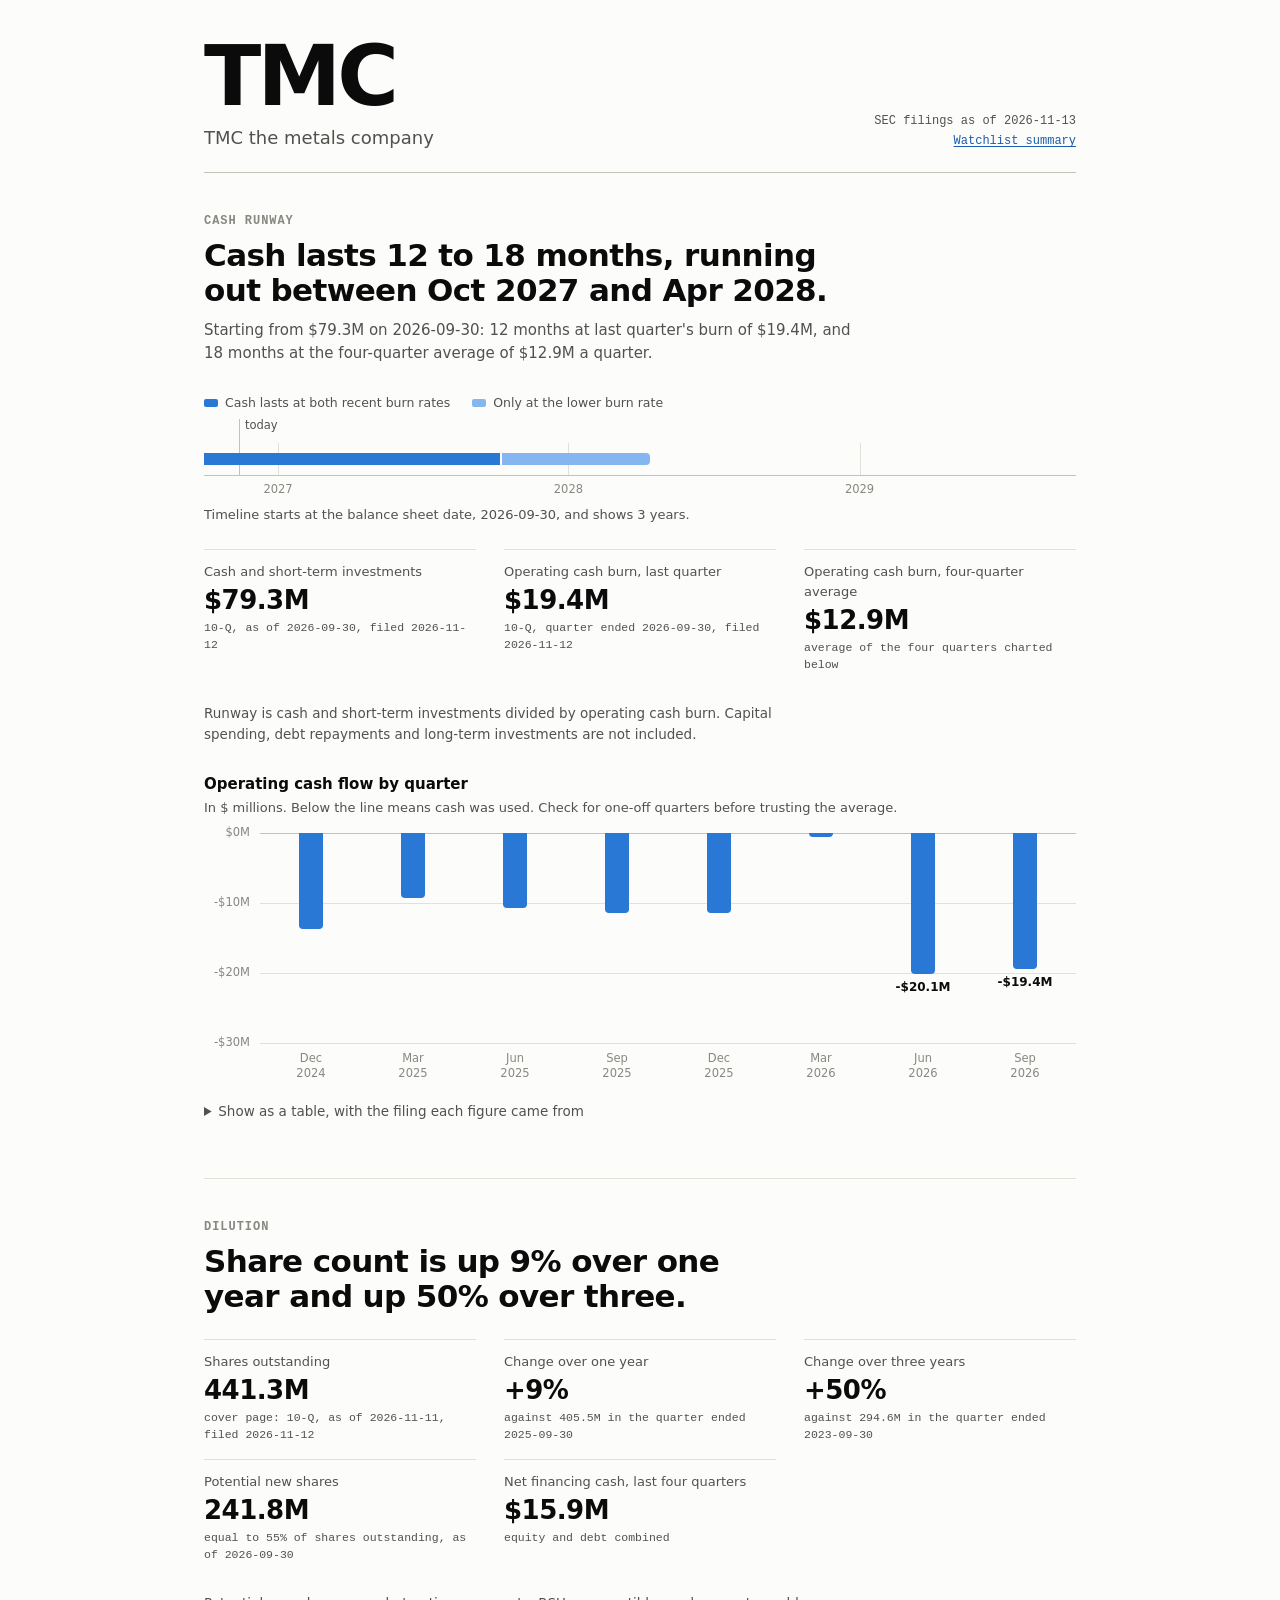
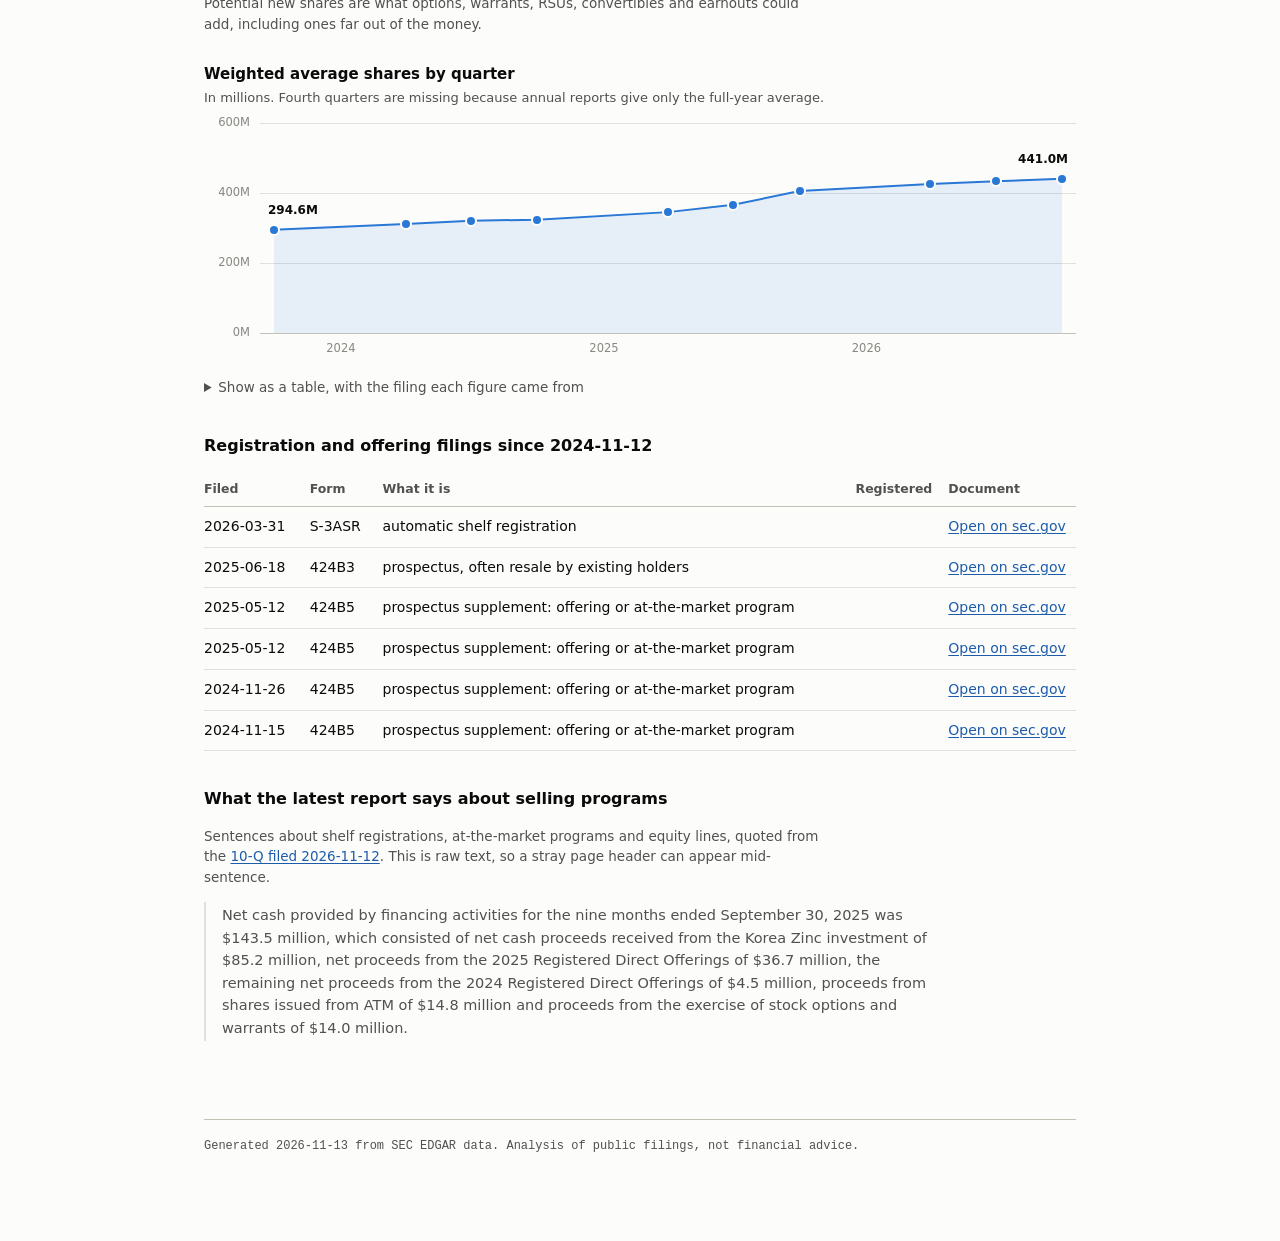
<file: reports/TMC/2026-11-13.html>
<!doctype html>
<html lang="en">
<head>
<meta charset="utf-8">
<meta name="viewport" content="width=device-width, initial-scale=1">
<title>TMC report, 2026-11-13</title>
<style>
/* Colour roles. Chart blues were checked with the dataviz palette validator in both modes. */
:root {
  color-scheme: light;
  --surface: #fcfcfb;
  --wash: #f0efec;
  --ink: #0b0b0b;
  --ink-2: #52514e;
  --muted: #898781;
  --grid: #e1e0d9;
  --axis: #c3c2b7;
  --series: #2a78d6;
  --series-pale: #86b6ef;
  --link: #1c5cab;
  --sans: system-ui, -apple-system, "Segoe UI", sans-serif;
  --mono: ui-monospace, "Cascadia Mono", Consolas, "SF Mono", monospace;
}
@media (prefers-color-scheme: dark) {
  :root {
    color-scheme: dark;
    --surface: #1a1a19;
    --wash: #2c2c2a;
    --ink: #f0efec;
    --ink-2: #c3c2b7;
    --muted: #898781;
    --grid: #2c2c2a;
    --axis: #44443f;
    --series: #3987e5;
    --series-pale: #184f95;
    --link: #86b6ef;
  }
}

* { box-sizing: border-box; }
body {
  margin: 0;
  background: var(--surface);
  color: var(--ink);
  font: 15px/1.55 var(--sans);
  -webkit-text-size-adjust: 100%;
}
main { max-width: 920px; margin: 0 auto; padding: 40px 24px 80px; }
a { color: var(--link); text-underline-offset: 2px; }
a:focus-visible, [tabindex]:focus-visible {
  outline: 2px solid var(--series);
  outline-offset: 2px;
  border-radius: 2px;
}

/* Masthead: the ticker is the page's identity. */
.masthead {
  display: flex;
  flex-wrap: wrap;
  align-items: flex-end;
  justify-content: space-between;
  gap: 12px 24px;
  padding-bottom: 20px;
  border-bottom: 1px solid var(--axis);
}
.wordmark {
  margin: 0;
  font-size: clamp(46px, 10vw, 84px);
  line-height: 0.88;
  font-weight: 800;
  letter-spacing: -0.045em;
}
.company { margin: 10px 0 0; font-size: 18px; color: var(--ink-2); }
.meta { margin: 0; font: 12px/1.7 var(--mono); color: var(--ink-2); text-align: right; }

.block { padding: 40px 0 8px; }
.block + .block { border-top: 1px solid var(--grid); margin-top: 24px; }
.eyebrow {
  margin: 0 0 8px;
  font: 600 12px/1.4 var(--mono);
  letter-spacing: 0.08em;
  text-transform: uppercase;
  color: var(--muted);
}
h2 {
  margin: 0 0 10px;
  max-width: 26em;
  font-size: clamp(23px, 3.6vw, 31px);
  line-height: 1.15;
  font-weight: 700;
  letter-spacing: -0.02em;
  text-wrap: balance;
}
h3 { margin: 36px 0 10px; font-size: 16px; font-weight: 650; }
.lede { margin: 0 0 8px; max-width: 68ch; color: var(--ink-2); }
.small { font-size: 13.5px; color: var(--ink-2); max-width: 72ch; }

/* Figures with their source underneath. */
.stats {
  display: grid;
  grid-template-columns: repeat(auto-fit, minmax(200px, 1fr));
  gap: 0 28px;
  margin: 24px 0 8px;
}
.stat { padding: 12px 0 16px; border-top: 1px solid var(--grid); }
.stat dt { font-size: 13px; color: var(--ink-2); }
.stat dd { margin: 2px 0 0; }
.stat .value { display: block; font-size: 26px; line-height: 1.25; font-weight: 650; letter-spacing: -0.02em; }
.src { display: block; margin-top: 2px; font: 11.5px/1.5 var(--mono); color: var(--ink-2); }

.note {
  margin: 16px 0;
  padding: 10px 14px;
  max-width: 76ch;
  border-radius: 6px;
  background: var(--wash);
  font-size: 13.5px;
  color: var(--ink-2);
}
.note strong { color: var(--ink); font-weight: 650; }

/* Tables */
.table-wrap { overflow-x: auto; margin: 12px 0 24px; }
table { width: 100%; border-collapse: collapse; font-size: 14px; }
th {
  padding: 8px 16px 8px 0;
  border-bottom: 1px solid var(--axis);
  font-size: 12.5px;
  font-weight: 600;
  color: var(--ink-2);
  text-align: left;
  vertical-align: bottom;
}
td { padding: 9px 16px 9px 0; border-bottom: 1px solid var(--grid); vertical-align: top; }
th:last-child, td:last-child { padding-right: 0; }
.num { text-align: right; font-variant-numeric: tabular-nums; white-space: nowrap; }
th.num { white-space: normal; }
td.ticker { font-weight: 700; }
td.date, td.form { white-space: nowrap; font-variant-numeric: tabular-nums; }
details { margin: 4px 0 24px; }
summary { cursor: pointer; font-size: 13.5px; color: var(--ink-2); }

.quotes { list-style: none; margin: 14px 0; padding: 0; max-width: 76ch; }
.quotes li {
  margin-bottom: 10px;
  padding: 2px 0 2px 16px;
  border-left: 2px solid var(--grid);
  font-size: 14.5px;
  color: var(--ink-2);
}

footer {
  margin-top: 56px;
  padding-top: 16px;
  border-top: 1px solid var(--axis);
  font: 12px/1.7 var(--mono);
  color: var(--ink-2);
}
footer p { margin: 0 0 4px; }

/* Charts */
.chart { margin: 28px 0 20px; }
.chart figcaption { margin-bottom: 14px; }
.chart figcaption strong { display: block; font-size: 15px; font-weight: 650; }
.chart figcaption span, .chart-foot { font-size: 13px; color: var(--ink-2); }
.chart-foot { margin: 8px 0 0; }
.plot { display: grid; grid-template-columns: 56px 1fr; height: 210px; }
.yaxis, .area { position: relative; }
.yaxis span {
  position: absolute;
  right: 10px;
  transform: translateY(-50%);
  font-size: 11.5px;
  font-variant-numeric: tabular-nums;
  white-space: nowrap;
  color: var(--muted);
}
.gridline { position: absolute; left: 0; right: 0; height: 1px; background: var(--grid); }
.gridline.zero { background: var(--axis); }

.cols { position: absolute; inset: 0; display: flex; }
.col { position: relative; flex: 1; min-width: 0; }
.bar {
  position: absolute;
  left: 50%;
  width: min(24px, 60%);
  transform: translateX(-50%);
  background: var(--series);
}
.bar.neg { border-radius: 0 0 4px 4px; }
.bar.pos { border-radius: 4px 4px 0 0; }
.col:hover .bar, .col:focus-visible .bar, .fill:hover, .fill:focus-visible { filter: brightness(1.14); }
.val {
  position: absolute;
  left: 50%;
  transform: translateX(-50%);
  font-size: 12px;
  font-weight: 600;
  white-space: nowrap;
}
.xaxis { display: flex; margin-left: 56px; padding-top: 8px; }
.xaxis span { flex: 1; min-width: 0; text-align: center; font-size: 11.5px; line-height: 1.3; color: var(--muted); }
.xaxis.dated { position: relative; display: block; height: 24px; margin: 0 14px 0 70px; }
.xaxis.dated span { position: absolute; top: 8px; transform: translateX(-50%); }

.area.line { margin: 0 14px; }
.area.line .gridline { left: -14px; right: -14px; }
.area.line svg { position: absolute; inset: 0; width: 100%; height: 100%; overflow: visible; }
.line-path {
  fill: none;
  stroke: var(--series);
  stroke-width: 2;
  stroke-linejoin: round;
  stroke-linecap: round;
  vector-effect: non-scaling-stroke;
}
.line-wash { fill: var(--series); opacity: 0.1; }
.dot { position: absolute; width: 24px; height: 24px; transform: translate(-50%, -50%); border-radius: 50%; }
.dot::after {
  content: "";
  position: absolute;
  inset: 8px;
  border-radius: 50%;
  background: var(--series);
  box-shadow: 0 0 0 2px var(--surface);
}
.dot:hover::after, .dot:focus-visible::after { inset: 6px; }
.pt-label { position: absolute; transform: translateY(-100%); font-size: 12px; font-weight: 600; white-space: nowrap; }
.pt-label.first { left: -6px; }
.pt-label.last { right: -6px; }

/* Runway strip */
.legend { display: flex; flex-wrap: wrap; gap: 4px 22px; margin-bottom: 6px; font-size: 12.5px; color: var(--ink-2); }
.sw { display: inline-block; width: 14px; height: 8px; margin-right: 7px; border-radius: 2px; }
.sw.solid, .fill.solid { background: var(--series); }
.sw.pale, .fill.pale { background: var(--series-pale); }
.strip-body { position: relative; padding-top: 24px; --name-w: 0px; }
.strip-body.named { --name-w: 68px; }
.strip-grid { position: absolute; top: 0; bottom: 22px; left: var(--name-w); right: 0; }
.strip-grid i { position: absolute; top: 24px; bottom: 0; width: 1px; background: var(--grid); }
.strip-grid i.today { top: 0; background: var(--axis); }
.strip-grid i.today span {
  position: absolute;
  top: -2px;
  left: 6px;
  font-size: 11.5px;
  font-style: normal;
  color: var(--ink-2);
}
.strip-row {
  position: relative;
  display: grid;
  grid-template-columns: var(--name-w) 1fr;
  align-items: end;
  padding: 10px 0;
}
.strip-name { font-size: 15px; font-weight: 700; line-height: 14px; }
.strip-text { margin: 0 0 6px; font-size: 14px; }
.strip-text span { padding-right: 8px; background: var(--surface); }
.track { position: relative; height: 12px; }
.fill { position: absolute; top: 0; bottom: 0; }
.fill.end { border-radius: 0 4px 4px 0; }
.strip-axis { position: relative; height: 22px; margin-left: var(--name-w); border-top: 1px solid var(--axis); }
.strip-axis span { position: absolute; top: 5px; transform: translateX(-50%); font-size: 11.5px; color: var(--muted); }

/* Hover readout: value first, then what it is, then where it came from. */
.tip {
  position: fixed;
  z-index: 10;
  max-width: 260px;
  padding: 8px 11px;
  border-radius: 6px;
  background: var(--ink);
  color: var(--surface);
  font-size: 12.5px;
  line-height: 1.4;
  pointer-events: none;
  box-shadow: 0 4px 14px rgba(0, 0, 0, 0.18);
}
.tip[hidden] { display: none; }
.tip-value { font-size: 15px; font-weight: 650; }
.tip-detail { margin-top: 2px; font: 11px/1.4 var(--mono); opacity: 0.75; }

@media (max-width: 560px) {
  main { padding: 28px 16px 64px; }
  .meta { text-align: left; }
  .plot { grid-template-columns: 46px 1fr; }
  .xaxis { margin-left: 46px; }
  .xaxis.dated { margin-left: 60px; }
  .strip-body.named { --name-w: 54px; }
}
@media print {
  .tip { display: none; }
  details > *:not(summary) { display: block; }
}
</style>
</head>
<body>
<main>
<header class="masthead"><div><h1 class="wordmark">TMC</h1><p class="company">TMC the metals company</p></div><p class="meta">SEC filings as of 2026-11-13<br><a href="../index.html">Watchlist summary</a></p></header>
<section class="block"><p class="eyebrow">Cash runway</p><h2>Cash lasts 12 to 18 months, running out between Oct 2027 and Apr 2028.</h2><p class="lede">Starting from $79.3M on 2026-09-30: 12 months at last quarter&#x27;s burn of $19.4M, and 18 months at the four-quarter average of $12.9M a quarter.</p><figure class="chart strip"><div class="legend"><span><i class="sw solid"></i>Cash lasts at both recent burn rates</span><span><i class="sw pale"></i>Only at the lower burn rate</span></div><div class="strip-body"><div class="strip-grid"><i style="left:8.49%"></i><i style="left:41.79%"></i><i style="left:75.18%"></i><i class="today" style="left:4.01%"><span>today</span></i></div><div class="strip-row"><div class="strip-name"></div><div class="strip-main"><div class="track"><span class="fill solid" style="left:0.00%;width:33.94%" tabindex="0" data-tip="Cash lasts at both burn rates|to Oct 2027|"></span><span class="fill pale end" style="left:calc(33.94% + 2px);width:calc(17.24% - 2px)" tabindex="0" data-tip="Only at the lower burn rate|to Apr 2028|"></span></div></div></div><div class="strip-axis"><span style="left:8.49%">2027</span><span style="left:41.79%">2028</span><span style="left:75.18%">2029</span></div></div><p class="chart-foot">Timeline starts at the balance sheet date, 2026-09-30, and shows 3 years.</p></figure><dl class="stats"><div class="stat"><dt>Cash and short-term investments</dt><dd><span class="value">$79.3M</span><span class="src">10-Q, as of 2026-09-30, filed 2026-11-12</span></dd></div><div class="stat"><dt>Operating cash burn, last quarter</dt><dd><span class="value">$19.4M</span><span class="src">10-Q, quarter ended 2026-09-30, filed 2026-11-12</span></dd></div><div class="stat"><dt>Operating cash burn, four-quarter average</dt><dd><span class="value">$12.9M</span><span class="src">average of the four quarters charted below</span></dd></div></dl><p class="small">Runway is cash and short-term investments divided by operating cash burn. Capital spending, debt repayments and long-term investments are not included.</p><figure class="chart"><figcaption><strong>Operating cash flow by quarter</strong><span>In $ millions. Below the line means cash was used. Check for one-off quarters before trusting the average.</span></figcaption><div class="plot"><div class="yaxis"><span style="top:100.00%">-$30M</span><span style="top:66.67%">-$20M</span><span style="top:33.33%">-$10M</span><span style="top:0.00%">$0M</span></div><div class="area"><i class="gridline" style="top:100.00%"></i><i class="gridline" style="top:66.67%"></i><i class="gridline" style="top:33.33%"></i><i class="gridline zero" style="top:0.00%"></i><div class="cols"><div class="col" tabindex="0" data-tip="Quarter ended 2024-12-31|-$13.7M|10-K filed 2026-03-31"><b class="bar neg" style="top:0.00%;height:45.73%"></b></div><div class="col" tabindex="0" data-tip="Quarter ended 2025-03-31|-$9.3M|10-Q filed 2026-05-14"><b class="bar neg" style="top:0.00%;height:31.16%"></b></div><div class="col" tabindex="0" data-tip="Quarter ended 2025-06-30|-$10.7M|10-Q filed 2026-08-13"><b class="bar neg" style="top:0.00%;height:35.54%"></b></div><div class="col" tabindex="0" data-tip="Quarter ended 2025-09-30|-$11.5M|10-Q filed 2026-11-12"><b class="bar neg" style="top:0.00%;height:38.29%"></b></div><div class="col" tabindex="0" data-tip="Quarter ended 2025-12-31|-$11.4M|10-K filed 2026-03-31"><b class="bar neg" style="top:0.00%;height:37.85%"></b></div><div class="col" tabindex="0" data-tip="Quarter ended 2026-03-31|-$0.6M|10-Q filed 2026-05-14"><b class="bar neg" style="top:0.00%;height:2.05%"></b></div><div class="col" tabindex="0" data-tip="Quarter ended 2026-06-30|-$20.1M|10-Q filed 2026-08-13"><b class="bar neg" style="top:0.00%;height:67.00%"></b><span class="val" style="top:calc(67.00% + 4px)">-$20.1M</span></div><div class="col" tabindex="0" data-tip="Quarter ended 2026-09-30|-$19.4M|10-Q filed 2026-11-12"><b class="bar neg" style="top:0.00%;height:64.76%"></b><span class="val" style="top:calc(64.76% + 4px)">-$19.4M</span></div></div></div></div><div class="xaxis"><span>Dec<br>2024</span><span>Mar<br>2025</span><span>Jun<br>2025</span><span>Sep<br>2025</span><span>Dec<br>2025</span><span>Mar<br>2026</span><span>Jun<br>2026</span><span>Sep<br>2026</span></div></figure><details><summary>Show as a table, with the filing each figure came from</summary><div class="table-wrap"><table><thead><tr><th class="date">Quarter ended</th><th class="num">Operating cash flow</th><th class="">Reported in</th></tr></thead><tbody><tr><td class="date">2026-09-30</td><td class="num">-$19.4M</td><td class="">10-Q filed 2026-11-12</td></tr><tr><td class="date">2026-06-30</td><td class="num">-$20.1M</td><td class="">10-Q filed 2026-08-13</td></tr><tr><td class="date">2026-03-31</td><td class="num">-$0.6M</td><td class="">10-Q filed 2026-05-14</td></tr><tr><td class="date">2025-12-31</td><td class="num">-$11.4M</td><td class="">10-K filed 2026-03-31</td></tr><tr><td class="date">2025-09-30</td><td class="num">-$11.5M</td><td class="">10-Q filed 2026-11-12</td></tr><tr><td class="date">2025-06-30</td><td class="num">-$10.7M</td><td class="">10-Q filed 2026-08-13</td></tr><tr><td class="date">2025-03-31</td><td class="num">-$9.3M</td><td class="">10-Q filed 2026-05-14</td></tr><tr><td class="date">2024-12-31</td><td class="num">-$13.7M</td><td class="">10-K filed 2026-03-31</td></tr></tbody></table></div></details></section>
<section class="block"><p class="eyebrow">Dilution</p><h2>Share count is up 9% over one year and up 50% over three.</h2><dl class="stats"><div class="stat"><dt>Shares outstanding</dt><dd><span class="value">441.3M</span><span class="src">cover page: 10-Q, as of 2026-11-11, filed 2026-11-12</span></dd></div><div class="stat"><dt>Change over one year</dt><dd><span class="value">+9%</span><span class="src">against 405.5M in the quarter ended 2025-09-30</span></dd></div><div class="stat"><dt>Change over three years</dt><dd><span class="value">+50%</span><span class="src">against 294.6M in the quarter ended 2023-09-30</span></dd></div><div class="stat"><dt>Potential new shares</dt><dd><span class="value">241.8M</span><span class="src">equal to 55% of shares outstanding, as of 2026-09-30</span></dd></div><div class="stat"><dt>Net financing cash, last four quarters</dt><dd><span class="value">$15.9M</span><span class="src">equity and debt combined</span></dd></div></dl><p class="small">Potential new shares are what options, warrants, RSUs, convertibles and earnouts could add, including ones far out of the money.</p><figure class="chart"><figcaption><strong>Weighted average shares by quarter</strong><span>In millions. Fourth quarters are missing because annual reports give only the full-year average.</span></figcaption><div class="plot"><div class="yaxis"><span style="top:100.00%">0M</span><span style="top:66.67%">200M</span><span style="top:33.33%">400M</span><span style="top:0.00%">600M</span></div><div class="area line"><i class="gridline zero" style="top:100.00%"></i><i class="gridline" style="top:66.67%"></i><i class="gridline" style="top:33.33%"></i><i class="gridline" style="top:0.00%"></i><svg viewBox="0 0 100 100" preserveAspectRatio="none" aria-hidden="true"><polygon class="line-wash" points="0.00,50.89 16.70,48.08 25.00,46.52 33.39,46.06 50.00,42.44 58.30,38.90 66.70,32.42 83.30,29.04 91.61,27.79 100.00,26.50 100.00,100 0.00,100"/><polyline class="line-path" points="0.00,50.89 16.70,48.08 25.00,46.52 33.39,46.06 50.00,42.44 58.30,38.90 66.70,32.42 83.30,29.04 91.61,27.79 100.00,26.50"/></svg><span class="dot" style="left:0.00%;top:50.89%" tabindex="0" data-tip="Quarter ended 2023-09-30|294.6M|10-Q filed 2024-11-15"></span><span class="dot" style="left:16.70%;top:48.08%" tabindex="0" data-tip="Quarter ended 2024-03-31|311.5M|10-Q filed 2025-05-14"></span><span class="dot" style="left:25.00%;top:46.52%" tabindex="0" data-tip="Quarter ended 2024-06-30|320.9M|10-Q filed 2025-08-14"></span><span class="dot" style="left:33.39%;top:46.06%" tabindex="0" data-tip="Quarter ended 2024-09-30|323.7M|10-Q filed 2025-11-13"></span><span class="dot" style="left:50.00%;top:42.44%" tabindex="0" data-tip="Quarter ended 2025-03-31|345.3M|10-Q filed 2026-05-14"></span><span class="dot" style="left:58.30%;top:38.90%" tabindex="0" data-tip="Quarter ended 2025-06-30|366.6M|10-Q filed 2026-08-13"></span><span class="dot" style="left:66.70%;top:32.42%" tabindex="0" data-tip="Quarter ended 2025-09-30|405.5M|10-Q filed 2026-11-12"></span><span class="dot" style="left:83.30%;top:29.04%" tabindex="0" data-tip="Quarter ended 2026-03-31|425.8M|10-Q filed 2026-05-14"></span><span class="dot" style="left:91.61%;top:27.79%" tabindex="0" data-tip="Quarter ended 2026-06-30|433.2M|10-Q filed 2026-08-13"></span><span class="dot" style="left:100.00%;top:26.50%" tabindex="0" data-tip="Quarter ended 2026-09-30|441.0M|10-Q filed 2026-11-12"></span><span class="pt-label last" style="top:calc(26.50% - 10px)">441.0M</span><span class="pt-label first" style="top:calc(50.89% - 10px)">294.6M</span></div></div><div class="xaxis dated"><span style="left:8.49%">2024</span><span style="left:41.88%">2025</span><span style="left:75.18%">2026</span></div></figure><details><summary>Show as a table, with the filing each figure came from</summary><div class="table-wrap"><table><thead><tr><th class="date">Quarter ended</th><th class="num">Weighted average shares</th><th class="">Reported in</th></tr></thead><tbody><tr><td class="date">2026-09-30</td><td class="num">441.0M</td><td class="">10-Q filed 2026-11-12</td></tr><tr><td class="date">2026-06-30</td><td class="num">433.2M</td><td class="">10-Q filed 2026-08-13</td></tr><tr><td class="date">2026-03-31</td><td class="num">425.8M</td><td class="">10-Q filed 2026-05-14</td></tr><tr><td class="date">2025-09-30</td><td class="num">405.5M</td><td class="">10-Q filed 2026-11-12</td></tr><tr><td class="date">2025-06-30</td><td class="num">366.6M</td><td class="">10-Q filed 2026-08-13</td></tr><tr><td class="date">2025-03-31</td><td class="num">345.3M</td><td class="">10-Q filed 2026-05-14</td></tr><tr><td class="date">2024-09-30</td><td class="num">323.7M</td><td class="">10-Q filed 2025-11-13</td></tr><tr><td class="date">2024-06-30</td><td class="num">320.9M</td><td class="">10-Q filed 2025-08-14</td></tr><tr><td class="date">2024-03-31</td><td class="num">311.5M</td><td class="">10-Q filed 2025-05-14</td></tr><tr><td class="date">2023-09-30</td><td class="num">294.6M</td><td class="">10-Q filed 2024-11-15</td></tr></tbody></table></div></details><h3>Registration and offering filings since 2024-11-12</h3><div class="table-wrap"><table><thead><tr><th class="date">Filed</th><th class="form">Form</th><th class="">What it is</th><th class="num">Registered</th><th class="">Document</th></tr></thead><tbody><tr><td class="date">2026-03-31</td><td class="form">S-3ASR</td><td class="">automatic shelf registration</td><td class="num"></td><td class=""><a href="https://www.sec.gov/Archives/edgar/data/1798562/000110465926037917/tm269884d1_s3asr.htm">Open on sec.gov</a></td></tr><tr><td class="date">2025-06-18</td><td class="form">424B3</td><td class="">prospectus, often resale by existing holders</td><td class="num"></td><td class=""><a href="https://www.sec.gov/Archives/edgar/data/1798562/000110465925060346/tm2518216d1_424b3.htm">Open on sec.gov</a></td></tr><tr><td class="date">2025-05-12</td><td class="form">424B5</td><td class="">prospectus supplement: offering or at-the-market program</td><td class="num"></td><td class=""><a href="https://www.sec.gov/Archives/edgar/data/1798562/000110465925047372/tm2513976d3_424b5.htm">Open on sec.gov</a></td></tr><tr><td class="date">2025-05-12</td><td class="form">424B5</td><td class="">prospectus supplement: offering or at-the-market program</td><td class="num"></td><td class=""><a href="https://www.sec.gov/Archives/edgar/data/1798562/000110465925047371/tm2513976d4_424b5.htm">Open on sec.gov</a></td></tr><tr><td class="date">2024-11-26</td><td class="form">424B5</td><td class="">prospectus supplement: offering or at-the-market program</td><td class="num"></td><td class=""><a href="https://www.sec.gov/Archives/edgar/data/1798562/000110465924123187/tm2429063d1_424b5.htm">Open on sec.gov</a></td></tr><tr><td class="date">2024-11-15</td><td class="form">424B5</td><td class="">prospectus supplement: offering or at-the-market program</td><td class="num"></td><td class=""><a href="https://www.sec.gov/Archives/edgar/data/1798562/000110465924119789/tm2427511d1_424b5.htm">Open on sec.gov</a></td></tr></tbody></table></div><h3>What the latest report says about selling programs</h3><p class="small">Sentences about shelf registrations, at-the-market programs and equity lines, quoted from the <a href="https://www.sec.gov/Archives/edgar/data/1798562/000162828026073463/tmc-20260930.htm">10-Q filed 2026-11-12</a>. This is raw text, so a stray page header can appear mid-sentence.</p><ul class="quotes"><li>Net cash provided by financing activities for the nine months ended September 30, 2025 was $143.5 million, which consisted of net cash proceeds received from the Korea Zinc investment of $85.2 million, net proceeds from the 2025 Registered Direct Offerings of $36.7 million, the remaining net proceeds from the 2024 Registered Direct Offerings of $4.5 million, proceeds from shares issued from ATM of $14.8 million and proceeds from the exercise of stock options and warrants of $14.0 million.</li></ul></section>
<footer><p>Generated 2026-11-13 from SEC EDGAR data. Analysis of public filings, not financial advice.</p></footer>
</main>
<div id="tip" class="tip" role="status" hidden></div>
<script>
// One shared readout for every chart mark. Hover and keyboard focus show the same thing.
(() => {
  const tip = document.getElementById("tip");
  if (!tip) return;

  const show = (el) => {
    const [head, value, detail] = el.dataset.tip.split("|");
    tip.replaceChildren();
    for (const [cls, text] of [["tip-value", value], ["tip-head", head], ["tip-detail", detail]]) {
      if (!text) continue;
      const line = document.createElement("div");
      line.className = cls;
      line.textContent = text;
      tip.append(line);
    }
    tip.hidden = false;
    const mark = (el.querySelector(".bar") || el).getBoundingClientRect();
    const box = tip.getBoundingClientRect();
    const x = Math.max(8, Math.min(mark.left + mark.width / 2 - box.width / 2, innerWidth - box.width - 8));
    let y = mark.top - box.height - 8;
    if (y < 8) y = mark.bottom + 8;
    tip.style.left = `${x}px`;
    tip.style.top = `${y}px`;
  };
  const hide = () => { tip.hidden = true; };

  for (const el of document.querySelectorAll("[data-tip]")) {
    el.addEventListener("pointerenter", () => show(el));
    el.addEventListener("pointerleave", hide);
    el.addEventListener("focus", () => show(el));
    el.addEventListener("blur", hide);
  }
  addEventListener("scroll", hide, { passive: true });
})();
</script>
</body>
</html>
</file>
